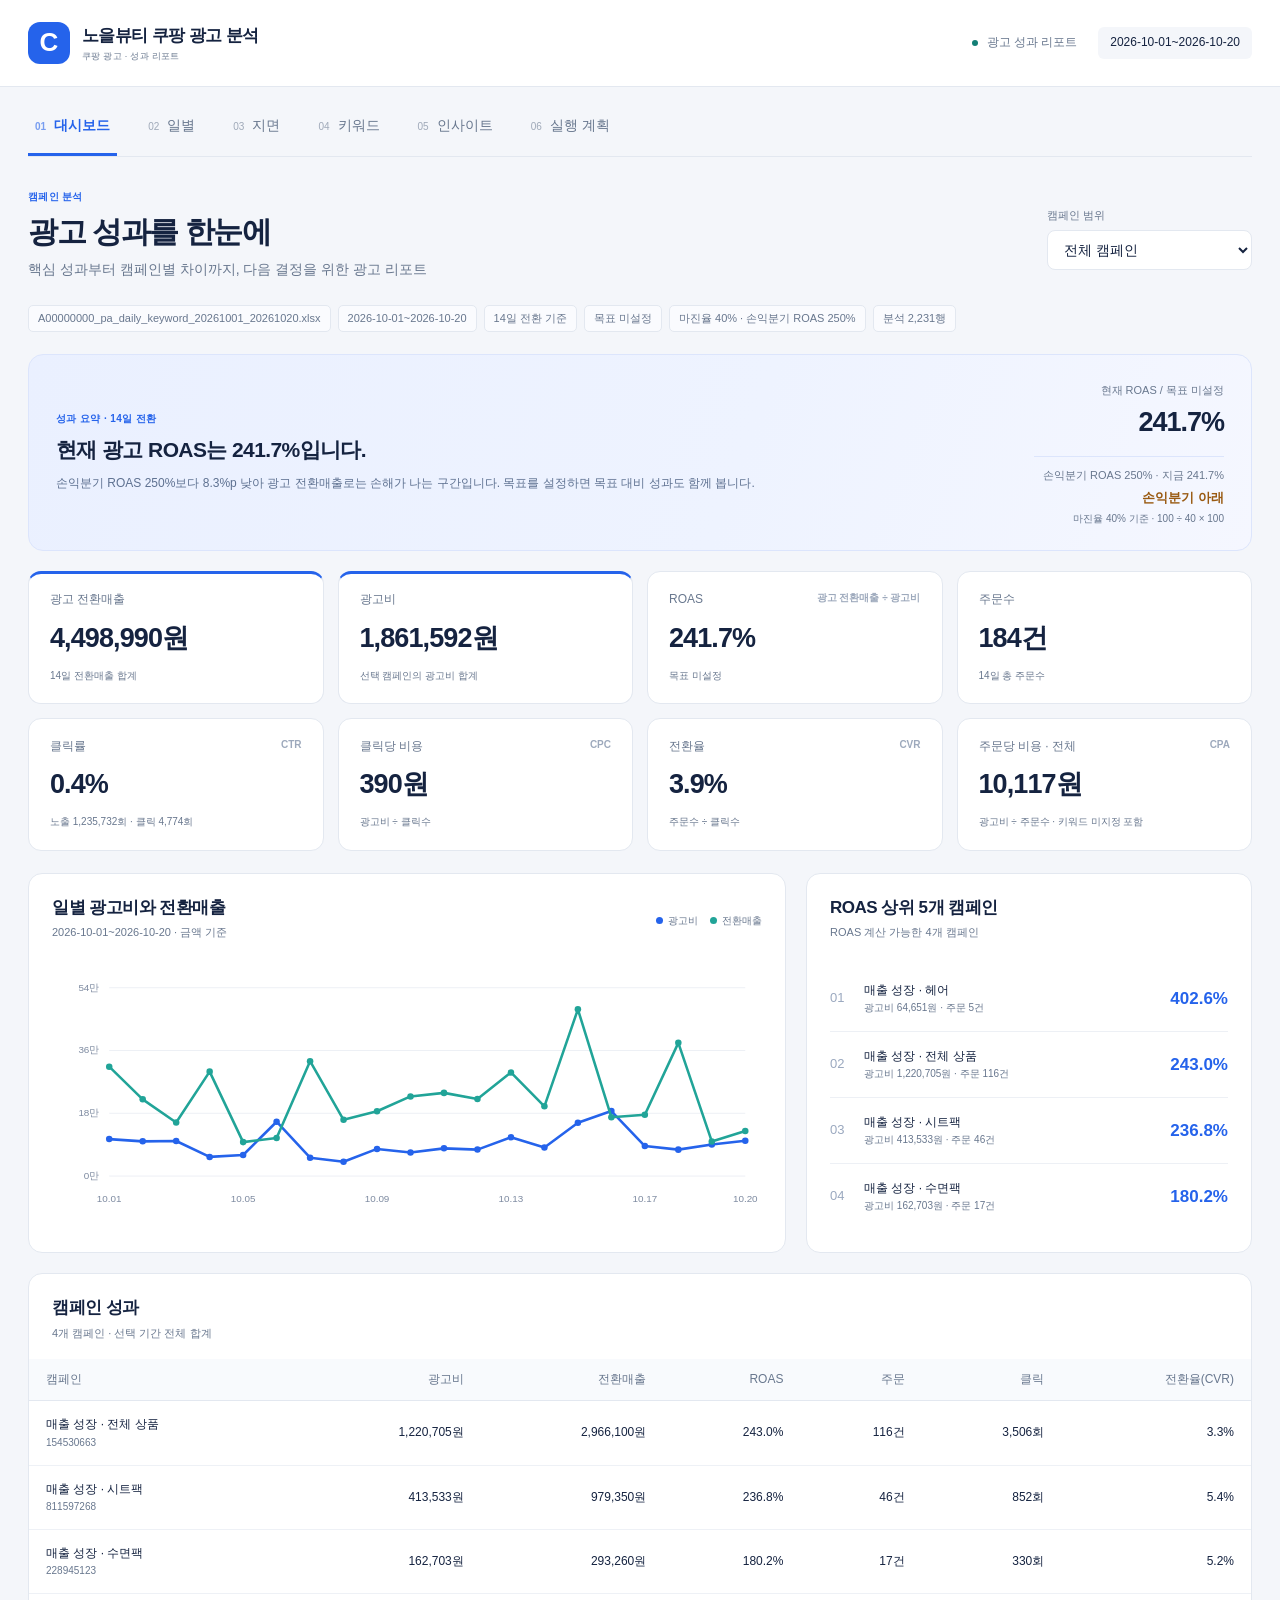
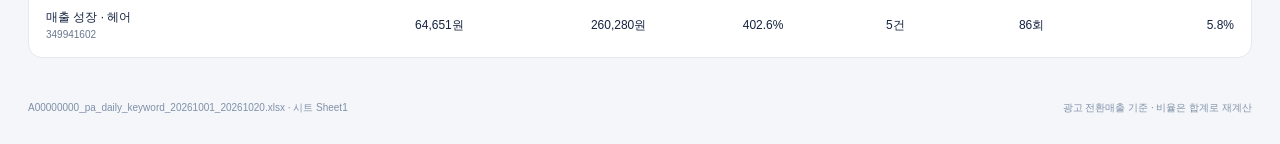
<file: 01 쿠팡 광고 분석기/완성예제/결과물/2026-10-20_0711/index.html>
<!doctype html>
<html lang="ko"><head><meta charset="utf-8"><meta name="viewport" content="width=device-width, initial-scale=1"><title>노을뷰티 쿠팡 광고 분석</title><link rel="stylesheet" href="styles.css"><script id="report-data" type="application/json">{"meta":{"filename":"A00000000_pa_daily_keyword_20261001_20261020.xlsx","detail":"시트 Sheet1","start":"2026-10-01","end":"2026-10-20","rows":2231,"original_rows":2231,"columns":44,"excluded":[],"outside":0,"sha256":"12820e5d14027f3fa6614929a744700d69aac5d1f807736f2f6f5444f2a20eba"},"config":{"input_mode":"user_provided_file","file_type":"xlsx","csv_encoding":"utf-8-sig","csv_delimiter":",","sheet_name":null,"date_start":null,"date_end":null,"attribution_days":14,"target_roas_pct":null,"star_roas_pct":300,"potential_roas_pct":100,"waste_cost_krw":10000,"minimum_orders_for_star":3,"margin_pct":40,"dashboard_title":"노을뷰티 쿠팡 광고 분석","primary_color":"#2563EB","visual_style":"밝은 회색 배경, 흰 카드, 파랑과 인디고 포인트, 넉넉한 여백","implementation_mode":"static","menu_items":[{"id":"overview","label":"대시보드"},{"id":"daily","label":"일별"},{"id":"placement","label":"지면"},{"id":"keyword","label":"키워드"},{"id":"insights","label":"인사이트"},{"id":"actions","label":"실행 계획"}],"navigation_desktop":"top","navigation_mobile":"horizontal","kpi_order":["revenue","cost","roas","orders","ctr","cpc","cvr","cpa"],"overview_layout":"split"},"rows":[{"d":"2026-10-01","cid":"154530663","c":"매출 성장 · 전체 상품","g":"상품 묶음 A","p":"오디언스 플러스(외부 채널) - Product Ad","k":"-","i":36,"clicks":0,"cost":0.0,"orders":0,"revenue":0.0},{"d":"2026-10-01","cid":"154530663","c":"매출 성장 · 전체 상품","g":"상품 묶음 A","p":"비검색 영역","k":"-","i":257,"clicks":0,"cost":0.0,"orders":0,"revenue":0.0},{"d":"2026-10-01","cid":"154530663","c":"매출 성장 · 전체 상품","g":"상품 묶음 A","p":"오디언스 플러스(외부 채널) - Product Ad","k":"-","i":43,"clicks":2,"cost":30.0,"orders":0,"revenue":0.0},{"d":"2026-10-01","cid":"154530663","c":"매출 성장 · 전체 상품","g":"상품 묶음 A","p":"비검색 영역","k":"-","i":351,"clicks":0,"cost":0.0,"orders":0,"revenue":0.0},{"d":"2026-10-01","cid":"154530663","c":"매출 성장 · 전체 상품","g":"상품 묶음 A","p":"오디언스 플러스(외부 채널) - Product Ad","k":"-","i":51,"clicks":0,"cost":0.0,"orders":0,"revenue":0.0},{"d":"2026-10-01","cid":"154530663","c":"매출 성장 · 전체 상품","g":"상품 묶음 A","p":"비검색 영역","k":"-","i":1383,"clicks":0,"cost":0.0,"orders":0,"revenue":0.0},{"d":"2026-10-01","cid":"154530663","c":"매출 성장 · 전체 상품","g":"상품 묶음 A","p":"오디언스 플러스(외부 채널) - Product Ad","k":"-","i":37,"clicks":2,"cost":56.0,"orders":0,"revenue":0.0},{"d":"2026-10-01","cid":"154530663","c":"매출 성장 · 전체 상품","g":"상품 묶음 A","p":"비검색 영역","k":"-","i":599,"clicks":2,"cost":314.0,"orders":0,"revenue":0.0},{"d":"2026-10-01","cid":"154530663","c":"매출 성장 · 전체 상품","g":"상품 묶음 A","p":"비검색 영역","k":"-","i":0,"clicks":0,"cost":0.0,"orders":1,"revenue":11800.0},{"d":"2026-10-01","cid":"154530663","c":"매출 성장 · 전체 상품","g":"상품 묶음 A","p":"비검색 영역","k":"-","i":150,"clicks":1,"cost":114.0,"orders":0,"revenue":0.0},{"d":"2026-10-01","cid":"154530663","c":"매출 성장 · 전체 상품","g":"상품 묶음 A","p":"오디언스 플러스(외부 채널) - Product Ad","k":"-","i":50,"clicks":6,"cost":541.0,"orders":0,"revenue":0.0},{"d":"2026-10-01","cid":"154530663","c":"매출 성장 · 전체 상품","g":"상품 묶음 A","p":"비검색 영역","k":"-","i":1702,"clicks":2,"cost":1027.0,"orders":0,"revenue":0.0},{"d":"2026-10-01","cid":"154530663","c":"매출 성장 · 전체 상품","g":"상품 묶음 A","p":"오디언스 플러스(외부 채널) - Product Ad","k":"-","i":5,"clicks":1,"cost":26.0,"orders":0,"revenue":0.0},{"d":"2026-10-01","cid":"154530663","c":"매출 성장 · 전체 상품","g":"상품 묶음 A","p":"비검색 영역","k":"-","i":183,"clicks":3,"cost":3242.0,"orders":0,"revenue":0.0},{"d":"2026-10-01","cid":"154530663","c":"매출 성장 · 전체 상품","g":"상품 묶음 A","p":"오디언스 플러스(외부 채널) - Product Ad","k":"-","i":13,"clicks":0,"cost":0.0,"orders":0,"revenue":0.0},{"d":"2026-10-01","cid":"154530663","c":"매출 성장 · 전체 상품","g":"상품 묶음 A","p":"비검색 영역","k":"-","i":336,"clicks":1,"cost":104.0,"orders":0,"revenue":0.0},{"d":"2026-10-01","cid":"154530663","c":"매출 성장 · 전체 상품","g":"상품 묶음 A","p":"오디언스 플러스(외부 채널) - Product Ad","k":"-","i":16,"clicks":0,"cost":0.0,"orders":0,"revenue":0.0},{"d":"2026-10-01","cid":"154530663","c":"매출 성장 · 전체 상품","g":"상품 묶음 A","p":"비검색 영역","k":"-","i":922,"clicks":0,"cost":0.0,"orders":0,"revenue":0.0},{"d":"2026-10-01","cid":"154530663","c":"매출 성장 · 전체 상품","g":"상품 묶음 A","p":"비검색 영역","k":"-","i":1,"clicks":0,"cost":0.0,"orders":0,"revenue":0.0},{"d":"2026-10-01","cid":"154530663","c":"매출 성장 · 전체 상품","g":"상품 묶음 A","p":"오디언스 플러스(외부 채널) - Product Ad","k":"-","i":88,"clicks":3,"cost":3842.0,"orders":0,"revenue":0.0},{"d":"2026-10-01","cid":"154530663","c":"매출 성장 · 전체 상품","g":"상품 묶음 A","p":"비검색 영역","k":"-","i":567,"clicks":4,"cost":953.0,"orders":0,"revenue":0.0},{"d":"2026-10-01","cid":"154530663","c":"매출 성장 · 전체 상품","g":"상품 묶음 A","p":"오디언스 플러스(외부 채널) - Product Ad","k":"-","i":63,"clicks":1,"cost":31.0,"orders":0,"revenue":0.0},{"d":"2026-10-01","cid":"154530663","c":"매출 성장 · 전체 상품","g":"상품 묶음 A","p":"비검색 영역","k":"-","i":646,"clicks":1,"cost":664.0,"orders":0,"revenue":0.0},{"d":"2026-10-01","cid":"154530663","c":"매출 성장 · 전체 상품","g":"상품 묶음 A","p":"오디언스 플러스(외부 채널) - Product Ad","k":"-","i":37,"clicks":0,"cost":0.0,"orders":0,"revenue":0.0},{"d":"2026-10-01","cid":"154530663","c":"매출 성장 · 전체 상품","g":"상품 묶음 A","p":"비검색 영역","k":"-","i":63,"clicks":0,"cost":0.0,"orders":0,"revenue":0.0},{"d":"2026-10-01","cid":"154530663","c":"매출 성장 · 전체 상품","g":"상품 묶음 A","p":"오디언스 플러스(외부 채널) - Product Ad","k":"-","i":13,"clicks":2,"cost":56.0,"orders":0,"revenue":0.0},{"d":"2026-10-01","cid":"154530663","c":"매출 성장 · 전체 상품","g":"상품 묶음 A","p":"비검색 영역","k":"-","i":138,"clicks":0,"cost":0.0,"orders":0,"revenue":0.0},{"d":"2026-10-01","cid":"154530663","c":"매출 성장 · 전체 상품","g":"상품 묶음 A","p":"비검색 영역","k":"-","i":447,"clicks":0,"cost":0.0,"orders":0,"revenue":0.0},{"d":"2026-10-01","cid":"154530663","c":"매출 성장 · 전체 상품","g":"상품 묶음 A","p":"비검색 영역","k":"-","i":28,"clicks":0,"cost":0.0,"orders":0,"revenue":0.0},{"d":"2026-10-01","cid":"154530663","c":"매출 성장 · 전체 상품","g":"상품 묶음 A","p":"오디언스 플러스(외부 채널) - Product Ad","k":"-","i":15,"clicks":1,"cost":46.0,"orders":0,"revenue":0.0},{"d":"2026-10-01","cid":"154530663","c":"매출 성장 · 전체 상품","g":"상품 묶음 A","p":"비검색 영역","k":"-","i":54,"clicks":0,"cost":0.0,"orders":0,"revenue":0.0},{"d":"2026-10-01","cid":"154530663","c":"매출 성장 · 전체 상품","g":"상품 묶음 A","p":"오디언스 플러스(외부 채널) - Product Ad","k":"-","i":7,"clicks":0,"cost":0.0,"orders":0,"revenue":0.0},{"d":"2026-10-01","cid":"154530663","c":"매출 성장 · 전체 상품","g":"상품 묶음 A","p":"비검색 영역","k":"-","i":523,"clicks":2,"cost":652.0,"orders":0,"revenue":0.0},{"d":"2026-10-01","cid":"154530663","c":"매출 성장 · 전체 상품","g":"상품 묶음 A","p":"오디언스 플러스(외부 채널) - Product Ad","k":"-","i":56,"clicks":2,"cost":57.0,"orders":0,"revenue":0.0},{"d":"2026-10-01","cid":"154530663","c":"매출 성장 · 전체 상품","g":"상품 묶음 A","p":"비검색 영역","k":"-","i":414,"clicks":0,"cost":0.0,"orders":0,"revenue":0.0},{"d":"2026-10-01","cid":"154530663","c":"매출 성장 · 전체 상품","g":"상품 묶음 A","p":"오디언스 플러스(외부 채널) - Product Ad","k":"-","i":11,"clicks":1,"cost":27.0,"orders":0,"revenue":0.0},{"d":"2026-10-01","cid":"154530663","c":"매출 성장 · 전체 상품","g":"상품 묶음 A","p":"비검색 영역","k":"-","i":196,"clicks":0,"cost":0.0,"orders":0,"revenue":0.0},{"d":"2026-10-01","cid":"154530663","c":"매출 성장 · 전체 상품","g":"상품 묶음 A","p":"오디언스 플러스(외부 채널) - Product Ad","k":"-","i":18,"clicks":1,"cost":52.0,"orders":0,"revenue":0.0},{"d":"2026-10-01","cid":"154530663","c":"매출 성장 · 전체 상품","g":"상품 묶음 A","p":"비검색 영역","k":"-","i":106,"clicks":0,"cost":0.0,"orders":0,"revenue":0.0},{"d":"2026-10-01","cid":"154530663","c":"매출 성장 · 전체 상품","g":"상품 묶음 A","p":"오디언스 플러스(외부 채널) - Product Ad","k":"-","i":206,"clicks":16,"cost":1290.0,"orders":0,"revenue":0.0},{"d":"2026-10-01","cid":"154530663","c":"매출 성장 · 전체 상품","g":"상품 묶음 A","p":"비검색 영역","k":"-","i":274,"clicks":0,"cost":0.0,"orders":0,"revenue":0.0},{"d":"2026-10-01","cid":"154530663","c":"매출 성장 · 전체 상품","g":"상품 묶음 A","p":"오디언스 플러스(외부 채널) - Product Ad","k":"-","i":3,"clicks":0,"cost":0.0,"orders":0,"revenue":0.0},{"d":"2026-10-01","cid":"154530663","c":"매출 성장 · 전체 상품","g":"상품 묶음 A","p":"비검색 영역","k":"-","i":134,"clicks":0,"cost":0.0,"orders":0,"revenue":0.0},{"d":"2026-10-01","cid":"154530663","c":"매출 성장 · 전체 상품","g":"상품 묶음 A","p":"오디언스 플러스(외부 채널) - Product Ad","k":"-","i":171,"clicks":19,"cost":4550.0,"orders":0,"revenue":0.0},{"d":"2026-10-01","cid":"154530663","c":"매출 성장 · 전체 상품","g":"상품 묶음 A","p":"비검색 영역","k":"-","i":916,"clicks":2,"cost":1452.0,"orders":0,"revenue":0.0},{"d":"2026-10-01","cid":"154530663","c":"매출 성장 · 전체 상품","g":"상품 묶음 A","p":"오디언스 플러스(외부 채널) - Product Ad","k":"-","i":39,"clicks":2,"cost":114.0,"orders":0,"revenue":0.0},{"d":"2026-10-01","cid":"154530663","c":"매출 성장 · 전체 상품","g":"상품 묶음 A","p":"비검색 영역","k":"-","i":805,"clicks":2,"cost":388.0,"orders":0,"revenue":0.0},{"d":"2026-10-01","cid":"154530663","c":"매출 성장 · 전체 상품","g":"상품 묶음 A","p":"비검색 영역","k":"-","i":0,"clicks":0,"cost":0.0,"orders":1,"revenue":15960.0},{"d":"2026-10-01","cid":"154530663","c":"매출 성장 · 전체 상품","g":"상품 묶음 A","p":"오디언스 플러스(외부 채널) - Product Ad","k":"-","i":230,"clicks":5,"cost":290.0,"orders":0,"revenue":0.0},{"d":"2026-10-01","cid":"154530663","c":"매출 성장 · 전체 상품","g":"상품 묶음 A","p":"비검색 영역","k":"-","i":3352,"clicks":8,"cost":5094.0,"orders":1,"revenue":10010.0},{"d":"2026-10-01","cid":"154530663","c":"매출 성장 · 전체 상품","g":"상품 묶음 A","p":"비검색 영역","k":"-","i":0,"clicks":0,"cost":0.0,"orders":0,"revenue":0.0},{"d":"2026-10-01","cid":"154530663","c":"매출 성장 · 전체 상품","g":"상품 묶음 A","p":"오디언스 플러스(외부 채널) - Product Ad","k":"-","i":413,"clicks":4,"cost":118.0,"orders":0,"revenue":0.0},{"d":"2026-10-01","cid":"154530663","c":"매출 성장 · 전체 상품","g":"상품 묶음 A","p":"비검색 영역","k":"-","i":3755,"clicks":5,"cost":902.0,"orders":1,"revenue":15750.0},{"d":"2026-10-01","cid":"154530663","c":"매출 성장 · 전체 상품","g":"상품 묶음 A","p":"오디언스 플러스(외부 채널) - Product Ad","k":"-","i":108,"clicks":2,"cost":113.0,"orders":0,"revenue":0.0},{"d":"2026-10-01","cid":"154530663","c":"매출 성장 · 전체 상품","g":"상품 묶음 A","p":"비검색 영역","k":"-","i":1733,"clicks":4,"cost":1231.0,"orders":0,"revenue":0.0},{"d":"2026-10-01","cid":"154530663","c":"매출 성장 · 전체 상품","g":"상품 묶음 A","p":"오디언스 플러스(외부 채널) - Product Ad","k":"-","i":52,"clicks":1,"cost":40.0,"orders":0,"revenue":0.0},{"d":"2026-10-01","cid":"154530663","c":"매출 성장 · 전체 상품","g":"상품 묶음 A","p":"비검색 영역","k":"-","i":1559,"clicks":4,"cost":1991.0,"orders":0,"revenue":0.0},{"d":"2026-10-01","cid":"154530663","c":"매출 성장 · 전체 상품","g":"상품 묶음 A","p":"오디언스 플러스(외부 채널) - Product Ad","k":"-","i":2,"clicks":0,"cost":0.0,"orders":0,"revenue":0.0},{"d":"2026-10-01","cid":"154530663","c":"매출 성장 · 전체 상품","g":"상품 묶음 A","p":"비검색 영역","k":"-","i":395,"clicks":3,"cost":2152.0,"orders":0,"revenue":0.0},{"d":"2026-10-01","cid":"154530663","c":"매출 성장 · 전체 상품","g":"상품 묶음 A","p":"오디언스 플러스(외부 채널) - Product Ad","k":"-","i":15,"clicks":2,"cost":58.0,"orders":0,"revenue":0.0},{"d":"2026-10-01","cid":"154530663","c":"매출 성장 · 전체 상품","g":"상품 묶음 A","p":"비검색 영역","k":"-","i":474,"clicks":2,"cost":2829.0,"orders":1,"revenue":42110.0},{"d":"2026-10-01","cid":"154530663","c":"매출 성장 · 전체 상품","g":"상품 묶음 A","p":"오디언스 플러스(외부 채널) - Product Ad","k":"-","i":48,"clicks":2,"cost":109.0,"orders":0,"revenue":0.0},{"d":"2026-10-01","cid":"154530663","c":"매출 성장 · 전체 상품","g":"상품 묶음 A","p":"비검색 영역","k":"-","i":441,"clicks":0,"cost":0.0,"orders":0,"revenue":0.0},{"d":"2026-10-01","cid":"154530663","c":"매출 성장 · 전체 상품","g":"상품 묶음 A","p":"오디언스 플러스(외부 채널) - Product Ad","k":"-","i":1,"clicks":0,"cost":0.0,"orders":0,"revenue":0.0},{"d":"2026-10-01","cid":"154530663","c":"매출 성장 · 전체 상품","g":"상품 묶음 A","p":"비검색 영역","k":"-","i":80,"clicks":0,"cost":0.0,"orders":0,"revenue":0.0},{"d":"2026-10-01","cid":"154530663","c":"매출 성장 · 전체 상품","g":"상품 묶음 A","p":"오디언스 플러스(외부 채널) - Product Ad","k":"-","i":36,"clicks":0,"cost":0.0,"orders":0,"revenue":0.0},{"d":"2026-10-01","cid":"154530663","c":"매출 성장 · 전체 상품","g":"상품 묶음 A","p":"비검색 영역","k":"-","i":135,"clicks":0,"cost":0.0,"orders":0,"revenue":0.0},{"d":"2026-10-01","cid":"154530663","c":"매출 성장 · 전체 상품","g":"상품 묶음 A","p":"오디언스 플러스(외부 채널) - Product Ad","k":"-","i":109,"clicks":8,"cost":333.0,"orders":0,"revenue":0.0},{"d":"2026-10-01","cid":"154530663","c":"매출 성장 · 전체 상품","g":"상품 묶음 A","p":"비검색 영역","k":"-","i":2036,"clicks":2,"cost":551.0,"orders":0,"revenue":0.0},{"d":"2026-10-01","cid":"154530663","c":"매출 성장 · 전체 상품","g":"상품 묶음 A","p":"오디언스 플러스(외부 채널) - Product Ad","k":"-","i":39,"clicks":1,"cost":56.0,"orders":0,"revenue":0.0},{"d":"2026-10-01","cid":"154530663","c":"매출 성장 · 전체 상품","g":"상품 묶음 A","p":"비검색 영역","k":"-","i":1257,"clicks":0,"cost":0.0,"orders":0,"revenue":0.0},{"d":"2026-10-01","cid":"154530663","c":"매출 성장 · 전체 상품","g":"상품 묶음 A","p":"비검색 영역","k":"-","i":75,"clicks":0,"cost":0.0,"orders":0,"revenue":0.0},{"d":"2026-10-01","cid":"154530663","c":"매출 성장 · 전체 상품","g":"상품 묶음 A","p":"검색 영역","k":"두피 토닉","i":1,"clicks":1,"cost":9825.0,"orders":0,"revenue":0.0},{"d":"2026-10-01","cid":"154530663","c":"매출 성장 · 전체 상품","g":"상품 묶음 A","p":"검색 영역","k":"쿨링 샴푸","i":3,"clicks":2,"cost":552.0,"orders":0,"revenue":0.0},{"d":"2026-10-01","cid":"154530663","c":"매출 성장 · 전체 상품","g":"상품 묶음 A","p":"검색 영역","k":"마스크팩 선물","i":1,"clicks":1,"cost":144.0,"orders":0,"revenue":0.0},{"d":"2026-10-01","cid":"154530663","c":"매출 성장 · 전체 상품","g":"상품 묶음 A","p":"검색 영역","k":"톤업 크림","i":8,"clicks":1,"cost":1324.0,"orders":0,"revenue":0.0},{"d":"2026-10-01","cid":"154530663","c":"매출 성장 · 전체 상품","g":"상품 묶음 A","p":"검색 영역","k":"가벼운 쿠션","i":1,"clicks":1,"cost":642.0,"orders":0,"revenue":0.0},{"d":"2026-10-01","cid":"154530663","c":"매출 성장 · 전체 상품","g":"상품 묶음 A","p":"검색 영역","k":"지속력 쿠션","i":2,"clicks":1,"cost":2214.0,"orders":0,"revenue":0.0},{"d":"2026-10-01","cid":"154530663","c":"매출 성장 · 전체 상품","g":"상품 묶음 A","p":"검색 영역","k":"지속력 쿠션","i":3,"clicks":1,"cost":1850.0,"orders":0,"revenue":0.0},{"d":"2026-10-01","cid":"154530663","c":"매출 성장 · 전체 상품","g":"상품 묶음 A","p":"검색 영역","k":"23호 쿠션","i":6,"clicks":1,"cost":151.0,"orders":0,"revenue":0.0},{"d":"2026-10-01","cid":"154530663","c":"매출 성장 · 전체 상품","g":"상품 묶음 A","p":"검색 영역","k":"23호 쿠션","i":6,"clicks":1,"cost":620.0,"orders":0,"revenue":0.0},{"d":"2026-10-01","cid":"154530663","c":"매출 성장 · 전체 상품","g":"상품 묶음 A","p":"검색 영역","k":"커버 쿠션","i":1,"clicks":1,"cost":922.0,"orders":0,"revenue":0.0},{"d":"2026-10-01","cid":"154530663","c":"매출 성장 · 전체 상품","g":"상품 묶음 A","p":"검색 영역","k":"쿠션 추천","i":4,"clicks":1,"cost":248.0,"orders":0,"revenue":0.0},{"d":"2026-10-01","cid":"154530663","c":"매출 성장 · 전체 상품","g":"상품 묶음 A","p":"검색 영역","k":"쿠션 추천","i":1,"clicks":1,"cost":194.0,"orders":0,"revenue":0.0},{"d":"2026-10-01","cid":"154530663","c":"매출 성장 · 전체 상품","g":"상품 묶음 A","p":"검색 영역","k":"시트팩","i":9,"clicks":3,"cost":5494.0,"orders":0,"revenue":0.0},{"d":"2026-10-01","cid":"154530663","c":"매출 성장 · 전체 상품","g":"상품 묶음 A","p":"검색 영역","k":"시트팩","i":4,"clicks":1,"cost":2528.0,"orders":1,"revenue":50340.0},{"d":"2026-10-01","cid":"154530663","c":"매출 성장 · 전체 상품","g":"상품 묶음 A","p":"검색 영역","k":"시트팩","i":0,"clicks":0,"cost":0.0,"orders":1,"revenue":13270.0},{"d":"2026-10-01","cid":"154530663","c":"매출 성장 · 전체 상품","g":"상품 묶음 A","p":"검색 영역","k":"시트팩","i":0,"clicks":0,"cost":0.0,"orders":1,"revenue":24470.0},{"d":"2026-10-01","cid":"154530663","c":"매출 성장 · 전체 상품","g":"상품 묶음 A","p":"검색 영역","k":"시트팩","i":0,"clicks":0,"cost":0.0,"orders":1,"revenue":11440.0},{"d":"2026-10-01","cid":"154530663","c":"매출 성장 · 전체 상품","g":"상품 묶음 A","p":"검색 영역","k":"시트팩","i":8,"clicks":1,"cost":11641.0,"orders":0,"revenue":0.0},{"d":"2026-10-01","cid":"154530663","c":"매출 성장 · 전체 상품","g":"상품 묶음 A","p":"검색 영역","k":"대용량 마스크팩","i":13,"clicks":1,"cost":121.0,"orders":0,"revenue":0.0},{"d":"2026-10-01","cid":"154530663","c":"매출 성장 · 전체 상품","g":"상품 묶음 A","p":"검색 영역","k":"세안제 추천","i":1,"clicks":1,"cost":1625.0,"orders":0,"revenue":0.0},{"d":"2026-10-01","cid":"228945123","c":"매출 성장 · 수면팩","g":"상품 묶음 B","p":"오디언스 플러스(외부 채널) - Product Ad","k":"-","i":197,"clicks":5,"cost":0.0,"orders":0,"revenue":0.0},{"d":"2026-10-01","cid":"228945123","c":"매출 성장 · 수면팩","g":"상품 묶음 B","p":"비검색 영역","k":"-","i":1993,"clicks":7,"cost":6549.0,"orders":1,"revenue":11080.0},{"d":"2026-10-01","cid":"228945123","c":"매출 성장 · 수면팩","g":"상품 묶음 B","p":"검색 영역","k":"건성 마스크팩","i":1,"clicks":1,"cost":643.0,"orders":0,"revenue":0.0},{"d":"2026-10-01","cid":"228945123","c":"매출 성장 · 수면팩","g":"상품 묶음 B","p":"검색 영역","k":"보습 시트팩","i":2,"clicks":2,"cost":3276.0,"orders":2,"revenue":23970.0},{"d":"2026-10-01","cid":"811597268","c":"매출 성장 · 시트팩","g":"상품 묶음 B","p":"비검색 영역","k":"-","i":376,"clicks":3,"cost":1308.0,"orders":0,"revenue":0.0},{"d":"2026-10-01","cid":"811597268","c":"매출 성장 · 시트팩","g":"상품 묶음 B","p":"오디언스 플러스(외부 채널) - Product Ad","k":"-","i":26,"clicks":5,"cost":350.0,"orders":0,"revenue":0.0},{"d":"2026-10-01","cid":"811597268","c":"매출 성장 · 시트팩","g":"상품 묶음 B","p":"비검색 영역","k":"-","i":1886,"clicks":8,"cost":3044.0,"orders":0,"revenue":0.0},{"d":"2026-10-01","cid":"811597268","c":"매출 성장 · 시트팩","g":"상품 묶음 B","p":"오디언스 플러스(외부 채널) - Product Ad","k":"-","i":5,"clicks":0,"cost":0.0,"orders":0,"revenue":0.0},{"d":"2026-10-01","cid":"811597268","c":"매출 성장 · 시트팩","g":"상품 묶음 B","p":"비검색 영역","k":"-","i":717,"clicks":2,"cost":553.0,"orders":1,"revenue":11560.0},{"d":"2026-10-01","cid":"811597268","c":"매출 성장 · 시트팩","g":"상품 묶음 B","p":"오디언스 플러스(외부 채널) - Product Ad","k":"-","i":5,"clicks":0,"cost":0.0,"orders":0,"revenue":0.0},{"d":"2026-10-01","cid":"811597268","c":"매출 성장 · 시트팩","g":"상품 묶음 B","p":"비검색 영역","k":"-","i":771,"clicks":2,"cost":1244.0,"orders":0,"revenue":0.0},{"d":"2026-10-01","cid":"811597268","c":"매출 성장 · 시트팩","g":"상품 묶음 B","p":"오디언스 플러스(외부 채널) - Product Ad","k":"-","i":79,"clicks":1,"cost":400.0,"orders":0,"revenue":0.0},{"d":"2026-10-01","cid":"811597268","c":"매출 성장 · 시트팩","g":"상품 묶음 B","p":"비검색 영역","k":"-","i":1194,"clicks":5,"cost":2569.0,"orders":0,"revenue":0.0},{"d":"2026-10-01","cid":"811597268","c":"매출 성장 · 시트팩","g":"상품 묶음 B","p":"오디언스 플러스(외부 채널) - Product Ad","k":"-","i":43,"clicks":0,"cost":0.0,"orders":0,"revenue":0.0},{"d":"2026-10-01","cid":"811597268","c":"매출 성장 · 시트팩","g":"상품 묶음 B","p":"비검색 영역","k":"-","i":1127,"clicks":2,"cost":142.0,"orders":0,"revenue":0.0},{"d":"2026-10-01","cid":"811597268","c":"매출 성장 · 시트팩","g":"상품 묶음 B","p":"오디언스 플러스(외부 채널) - Product Ad","k":"-","i":1,"clicks":0,"cost":0.0,"orders":0,"revenue":0.0},{"d":"2026-10-01","cid":"811597268","c":"매출 성장 · 시트팩","g":"상품 묶음 B","p":"비검색 영역","k":"-","i":519,"clicks":0,"cost":0.0,"orders":0,"revenue":0.0},{"d":"2026-10-01","cid":"811597268","c":"매출 성장 · 시트팩","g":"상품 묶음 B","p":"검색 영역","k":"슬리핑 마스크","i":5,"clicks":1,"cost":815.0,"orders":0,"revenue":0.0},{"d":"2026-10-01","cid":"811597268","c":"매출 성장 · 시트팩","g":"상품 묶음 B","p":"검색 영역","k":"마스크팩 추천","i":2,"clicks":1,"cost":695.0,"orders":0,"revenue":0.0},{"d":"2026-10-01","cid":"811597268","c":"매출 성장 · 시트팩","g":"상품 묶음 B","p":"검색 영역","k":"피부 진정팩","i":1,"clicks":1,"cost":229.0,"orders":0,"revenue":0.0},{"d":"2026-10-01","cid":"811597268","c":"매출 성장 · 시트팩","g":"상품 묶음 B","p":"검색 영역","k":"탄력 마스크팩","i":5,"clicks":1,"cost":512.0,"orders":0,"revenue":0.0},{"d":"2026-10-01","cid":"811597268","c":"매출 성장 · 시트팩","g":"상품 묶음 B","p":"검색 영역","k":"시트팩","i":25,"clicks":1,"cost":273.0,"orders":0,"revenue":0.0},{"d":"2026-10-01","cid":"811597268","c":"매출 성장 · 시트팩","g":"상품 묶음 B","p":"검색 영역","k":"시트팩","i":29,"clicks":1,"cost":2909.0,"orders":0,"revenue":0.0},{"d":"2026-10-01","cid":"811597268","c":"매출 성장 · 시트팩","g":"상품 묶음 B","p":"검색 영역","k":"노을뷰티 슬리핑 마스크","i":1,"clicks":1,"cost":968.0,"orders":1,"revenue":72770.0},{"d":"2026-10-01","cid":"811597268","c":"매출 성장 · 시트팩","g":"상품 묶음 B","p":"검색 영역","k":"수분팩","i":1,"clicks":1,"cost":464.0,"orders":0,"revenue":0.0},{"d":"2026-10-01","cid":"349941602","c":"매출 성장 · 헤어","g":"상품 묶음 B","p":"오디언스 플러스(외부 채널) - Product Ad","k":"-","i":81,"clicks":2,"cost":0.0,"orders":0,"revenue":0.0},{"d":"2026-10-01","cid":"349941602","c":"매출 성장 · 헤어","g":"상품 묶음 B","p":"비검색 영역","k":"-","i":325,"clicks":3,"cost":3667.0,"orders":0,"revenue":0.0},{"d":"2026-10-02","cid":"154530663","c":"매출 성장 · 전체 상품","g":"상품 묶음 A","p":"오디언스 플러스(외부 채널) - Product Ad","k":"-","i":10,"clicks":0,"cost":0.0,"orders":0,"revenue":0.0},{"d":"2026-10-02","cid":"154530663","c":"매출 성장 · 전체 상품","g":"상품 묶음 A","p":"비검색 영역","k":"-","i":785,"clicks":2,"cost":1351.0,"orders":0,"revenue":0.0},{"d":"2026-10-02","cid":"154530663","c":"매출 성장 · 전체 상품","g":"상품 묶음 A","p":"오디언스 플러스(외부 채널) - Product Ad","k":"-","i":9,"clicks":0,"cost":0.0,"orders":0,"revenue":0.0},{"d":"2026-10-02","cid":"154530663","c":"매출 성장 · 전체 상품","g":"상품 묶음 A","p":"비검색 영역","k":"-","i":534,"clicks":1,"cost":119.0,"orders":0,"revenue":0.0},{"d":"2026-10-02","cid":"154530663","c":"매출 성장 · 전체 상품","g":"상품 묶음 A","p":"오디언스 플러스(외부 채널) - Product Ad","k":"-","i":15,"clicks":3,"cost":126.0,"orders":0,"revenue":0.0},{"d":"2026-10-02","cid":"154530663","c":"매출 성장 · 전체 상품","g":"상품 묶음 A","p":"비검색 영역","k":"-","i":1809,"clicks":2,"cost":801.0,"orders":0,"revenue":0.0},{"d":"2026-10-02","cid":"154530663","c":"매출 성장 · 전체 상품","g":"상품 묶음 A","p":"오디언스 플러스(외부 채널) - Product Ad","k":"-","i":4,"clicks":0,"cost":0.0,"orders":0,"revenue":0.0},{"d":"2026-10-02","cid":"154530663","c":"매출 성장 · 전체 상품","g":"상품 묶음 A","p":"비검색 영역","k":"-","i":475,"clicks":0,"cost":0.0,"orders":0,"revenue":0.0},{"d":"2026-10-02","cid":"154530663","c":"매출 성장 · 전체 상품","g":"상품 묶음 A","p":"오디언스 플러스(외부 채널) - Product Ad","k":"-","i":64,"clicks":4,"cost":136.0,"orders":0,"revenue":0.0},{"d":"2026-10-02","cid":"154530663","c":"매출 성장 · 전체 상품","g":"상품 묶음 A","p":"비검색 영역","k":"-","i":4230,"clicks":8,"cost":3413.0,"orders":0,"revenue":0.0},{"d":"2026-10-02","cid":"154530663","c":"매출 성장 · 전체 상품","g":"상품 묶음 A","p":"오디언스 플러스(외부 채널) - Product Ad","k":"-","i":18,"clicks":1,"cost":33.0,"orders":0,"revenue":0.0},{"d":"2026-10-02","cid":"154530663","c":"매출 성장 · 전체 상품","g":"상품 묶음 A","p":"비검색 영역","k":"-","i":548,"clicks":2,"cost":255.0,"orders":0,"revenue":0.0},{"d":"2026-10-02","cid":"154530663","c":"매출 성장 · 전체 상품","g":"상품 묶음 A","p":"오디언스 플러스(외부 채널) - Product Ad","k":"-","i":83,"clicks":2,"cost":86.0,"orders":0,"revenue":0.0},{"d":"2026-10-02","cid":"154530663","c":"매출 성장 · 전체 상품","g":"상품 묶음 A","p":"비검색 영역","k":"-","i":998,"clicks":1,"cost":833.0,"orders":0,"revenue":0.0},{"d":"2026-10-02","cid":"154530663","c":"매출 성장 · 전체 상품","g":"상품 묶음 A","p":"오디언스 플러스(외부 채널) - Product Ad","k":"-","i":109,"clicks":2,"cost":80.0,"orders":0,"revenue":0.0},{"d":"2026-10-02","cid":"154530663","c":"매출 성장 · 전체 상품","g":"상품 묶음 A","p":"비검색 영역","k":"-","i":658,"clicks":1,"cost":132.0,"orders":0,"revenue":0.0},{"d":"2026-10-02","cid":"154530663","c":"매출 성장 · 전체 상품","g":"상품 묶음 A","p":"오디언스 플러스(외부 채널) - Product Ad","k":"-","i":1,"clicks":0,"cost":0.0,"orders":0,"revenue":0.0},{"d":"2026-10-02","cid":"154530663","c":"매출 성장 · 전체 상품","g":"상품 묶음 A","p":"비검색 영역","k":"-","i":43,"clicks":0,"cost":0.0,"orders":0,"revenue":0.0},{"d":"2026-10-02","cid":"154530663","c":"매출 성장 · 전체 상품","g":"상품 묶음 A","p":"오디언스 플러스(외부 채널) - Product Ad","k":"-","i":189,"clicks":6,"cost":136.0,"orders":0,"revenue":0.0},{"d":"2026-10-02","cid":"154530663","c":"매출 성장 · 전체 상품","g":"상품 묶음 A","p":"비검색 영역","k":"-","i":0,"clicks":0,"cost":0.0,"orders":0,"revenue":0.0},{"d":"2026-10-02","cid":"154530663","c":"매출 성장 · 전체 상품","g":"상품 묶음 A","p":"비검색 영역","k":"-","i":0,"clicks":0,"cost":0.0,"orders":2,"revenue":23990.0},{"d":"2026-10-02","cid":"154530663","c":"매출 성장 · 전체 상품","g":"상품 묶음 A","p":"비검색 영역","k":"-","i":2357,"clicks":0,"cost":0.0,"orders":0,"revenue":0.0},{"d":"2026-10-02","cid":"154530663","c":"매출 성장 · 전체 상품","g":"상품 묶음 A","p":"오디언스 플러스(외부 채널) - Product Ad","k":"-","i":65,"clicks":1,"cost":31.0,"orders":0,"revenue":0.0},{"d":"2026-10-02","cid":"154530663","c":"매출 성장 · 전체 상품","g":"상품 묶음 A","p":"비검색 영역","k":"-","i":1654,"clicks":3,"cost":1776.0,"orders":0,"revenue":0.0},{"d":"2026-10-02","cid":"154530663","c":"매출 성장 · 전체 상품","g":"상품 묶음 A","p":"오디언스 플러스(외부 채널) - Product Ad","k":"-","i":2,"clicks":0,"cost":0.0,"orders":0,"revenue":0.0},{"d":"2026-10-02","cid":"154530663","c":"매출 성장 · 전체 상품","g":"상품 묶음 A","p":"비검색 영역","k":"-","i":47,"clicks":0,"cost":0.0,"orders":0,"revenue":0.0},{"d":"2026-10-02","cid":"154530663","c":"매출 성장 · 전체 상품","g":"상품 묶음 A","p":"오디언스 플러스(외부 채널) - Product Ad","k":"-","i":6,"clicks":0,"cost":0.0,"orders":0,"revenue":0.0},{"d":"2026-10-02","cid":"154530663","c":"매출 성장 · 전체 상품","g":"상품 묶음 A","p":"비검색 영역","k":"-","i":14,"clicks":0,"cost":0.0,"orders":0,"revenue":0.0},{"d":"2026-10-02","cid":"154530663","c":"매출 성장 · 전체 상품","g":"상품 묶음 A","p":"비검색 영역","k":"-","i":354,"clicks":0,"cost":0.0,"orders":0,"revenue":0.0},{"d":"2026-10-02","cid":"154530663","c":"매출 성장 · 전체 상품","g":"상품 묶음 A","p":"비검색 영역","k":"-","i":25,"clicks":0,"cost":0.0,"orders":0,"revenue":0.0},{"d":"2026-10-02","cid":"154530663","c":"매출 성장 · 전체 상품","g":"상품 묶음 A","p":"오디언스 플러스(외부 채널) - Product Ad","k":"-","i":2,"clicks":0,"cost":0.0,"orders":0,"revenue":0.0},{"d":"2026-10-02","cid":"154530663","c":"매출 성장 · 전체 상품","g":"상품 묶음 A","p":"비검색 영역","k":"-","i":239,"clicks":0,"cost":0.0,"orders":0,"revenue":0.0},{"d":"2026-10-02","cid":"154530663","c":"매출 성장 · 전체 상품","g":"상품 묶음 A","p":"오디언스 플러스(외부 채널) - Product Ad","k":"-","i":8,"clicks":1,"cost":38.0,"orders":0,"revenue":0.0},{"d":"2026-10-02","cid":"154530663","c":"매출 성장 · 전체 상품","g":"상품 묶음 A","p":"비검색 영역","k":"-","i":2909,"clicks":6,"cost":3571.0,"orders":1,"revenue":23980.0},{"d":"2026-10-02","cid":"154530663","c":"매출 성장 · 전체 상품","g":"상품 묶음 A","p":"비검색 영역","k":"-","i":0,"clicks":0,"cost":0.0,"orders":0,"revenue":0.0},{"d":"2026-10-02","cid":"154530663","c":"매출 성장 · 전체 상품","g":"상품 묶음 A","p":"오디언스 플러스(외부 채널) - Product Ad","k":"-","i":73,"clicks":11,"cost":988.0,"orders":0,"revenue":0.0},{"d":"2026-10-02","cid":"154530663","c":"매출 성장 · 전체 상품","g":"상품 묶음 A","p":"비검색 영역","k":"-","i":4601,"clicks":3,"cost":4451.0,"orders":0,"revenue":0.0},{"d":"2026-10-02","cid":"154530663","c":"매출 성장 · 전체 상품","g":"상품 묶음 A","p":"오디언스 플러스(외부 채널) - Product Ad","k":"-","i":4,"clicks":0,"cost":0.0,"orders":0,"revenue":0.0},{"d":"2026-10-02","cid":"154530663","c":"매출 성장 · 전체 상품","g":"상품 묶음 A","p":"비검색 영역","k":"-","i":707,"clicks":0,"cost":0.0,"orders":0,"revenue":0.0},{"d":"2026-10-02","cid":"154530663","c":"매출 성장 · 전체 상품","g":"상품 묶음 A","p":"오디언스 플러스(외부 채널) - Product Ad","k":"-","i":16,"clicks":0,"cost":0.0,"orders":0,"revenue":0.0},{"d":"2026-10-02","cid":"154530663","c":"매출 성장 · 전체 상품","g":"상품 묶음 A","p":"비검색 영역","k":"-","i":373,"clicks":3,"cost":2223.0,"orders":2,"revenue":43450.0},{"d":"2026-10-02","cid":"154530663","c":"매출 성장 · 전체 상품","g":"상품 묶음 A","p":"비검색 영역","k":"-","i":0,"clicks":0,"cost":0.0,"orders":0,"revenue":0.0},{"d":"2026-10-02","cid":"154530663","c":"매출 성장 · 전체 상품","g":"상품 묶음 A","p":"오디언스 플러스(외부 채널) - Product Ad","k":"-","i":120,"clicks":6,"cost":159.0,"orders":0,"revenue":0.0},{"d":"2026-10-02","cid":"154530663","c":"매출 성장 · 전체 상품","g":"상품 묶음 A","p":"비검색 영역","k":"-","i":1216,"clicks":1,"cost":1647.0,"orders":0,"revenue":0.0},{"d":"2026-10-02","cid":"154530663","c":"매출 성장 · 전체 상품","g":"상품 묶음 A","p":"오디언스 플러스(외부 채널) - Product Ad","k":"-","i":4,"clicks":0,"cost":0.0,"orders":0,"revenue":0.0},{"d":"2026-10-02","cid":"154530663","c":"매출 성장 · 전체 상품","g":"상품 묶음 A","p":"비검색 영역","k":"-","i":351,"clicks":0,"cost":0.0,"orders":0,"revenue":0.0},{"d":"2026-10-02","cid":"154530663","c":"매출 성장 · 전체 상품","g":"상품 묶음 A","p":"오디언스 플러스(외부 채널) - Product Ad","k":"-","i":276,"clicks":37,"cost":2163.0,"orders":0,"revenue":0.0},{"d":"2026-10-02","cid":"154530663","c":"매출 성장 · 전체 상품","g":"상품 묶음 A","p":"비검색 영역","k":"-","i":4421,"clicks":5,"cost":2548.0,"orders":0,"revenue":0.0},{"d":"2026-10-02","cid":"154530663","c":"매출 성장 · 전체 상품","g":"상품 묶음 A","p":"오디언스 플러스(외부 채널) - Product Ad","k":"-","i":59,"clicks":0,"cost":0.0,"orders":0,"revenue":0.0},{"d":"2026-10-02","cid":"154530663","c":"매출 성장 · 전체 상품","g":"상품 묶음 A","p":"비검색 영역","k":"-","i":1432,"clicks":0,"cost":0.0,"orders":0,"revenue":0.0},{"d":"2026-10-02","cid":"154530663","c":"매출 성장 · 전체 상품","g":"상품 묶음 A","p":"오디언스 플러스(외부 채널) - Product Ad","k":"-","i":413,"clicks":1,"cost":40.0,"orders":0,"revenue":0.0},{"d":"2026-10-02","cid":"154530663","c":"매출 성장 · 전체 상품","g":"상품 묶음 A","p":"비검색 영역","k":"-","i":5846,"clicks":3,"cost":1176.0,"orders":0,"revenue":0.0},{"d":"2026-10-02","cid":"154530663","c":"매출 성장 · 전체 상품","g":"상품 묶음 A","p":"오디언스 플러스(외부 채널) - Product Ad","k":"-","i":976,"clicks":12,"cost":2847.0,"orders":1,"revenue":34560.0},{"d":"2026-10-02","cid":"154530663","c":"매출 성장 · 전체 상품","g":"상품 묶음 A","p":"비검색 영역","k":"-","i":26270,"clicks":7,"cost":4365.0,"orders":0,"revenue":0.0},{"d":"2026-10-02","cid":"154530663","c":"매출 성장 · 전체 상품","g":"상품 묶음 A","p":"오디언스 플러스(외부 채널) - Product Ad","k":"-","i":198,"clicks":1,"cost":31.0,"orders":0,"revenue":0.0},{"d":"2026-10-02","cid":"154530663","c":"매출 성장 · 전체 상품","g":"상품 묶음 A","p":"비검색 영역","k":"-","i":2021,"clicks":1,"cost":137.0,"orders":0,"revenue":0.0},{"d":"2026-10-02","cid":"154530663","c":"매출 성장 · 전체 상품","g":"상품 묶음 A","p":"오디언스 플러스(외부 채널) - Product Ad","k":"-","i":26,"clicks":5,"cost":123.0,"orders":0,"revenue":0.0},{"d":"2026-10-02","cid":"154530663","c":"매출 성장 · 전체 상품","g":"상품 묶음 A","p":"비검색 영역","k":"-","i":5537,"clicks":7,"cost":6068.0,"orders":0,"revenue":0.0},{"d":"2026-10-02","cid":"154530663","c":"매출 성장 · 전체 상품","g":"상품 묶음 A","p":"오디언스 플러스(외부 채널) - Product Ad","k":"-","i":24,"clicks":0,"cost":0.0,"orders":0,"revenue":0.0},{"d":"2026-10-02","cid":"154530663","c":"매출 성장 · 전체 상품","g":"상품 묶음 A","p":"비검색 영역","k":"-","i":802,"clicks":2,"cost":1640.0,"orders":0,"revenue":0.0},{"d":"2026-10-02","cid":"154530663","c":"매출 성장 · 전체 상품","g":"상품 묶음 A","p":"오디언스 플러스(외부 채널) - Product Ad","k":"-","i":10,"clicks":0,"cost":0.0,"orders":0,"revenue":0.0},{"d":"2026-10-02","cid":"154530663","c":"매출 성장 · 전체 상품","g":"상품 묶음 A","p":"비검색 영역","k":"-","i":1015,"clicks":1,"cost":1965.0,"orders":0,"revenue":0.0},{"d":"2026-10-02","cid":"154530663","c":"매출 성장 · 전체 상품","g":"상품 묶음 A","p":"오디언스 플러스(외부 채널) - Product Ad","k":"-","i":40,"clicks":3,"cost":43.0,"orders":0,"revenue":0.0},{"d":"2026-10-02","cid":"154530663","c":"매출 성장 · 전체 상품","g":"상품 묶음 A","p":"비검색 영역","k":"-","i":1573,"clicks":0,"cost":0.0,"orders":0,"revenue":0.0},{"d":"2026-10-02","cid":"154530663","c":"매출 성장 · 전체 상품","g":"상품 묶음 A","p":"오디언스 플러스(외부 채널) - Product Ad","k":"-","i":1,"clicks":0,"cost":0.0,"orders":0,"revenue":0.0},{"d":"2026-10-02","cid":"154530663","c":"매출 성장 · 전체 상품","g":"상품 묶음 A","p":"비검색 영역","k":"-","i":415,"clicks":0,"cost":0.0,"orders":0,"revenue":0.0},{"d":"2026-10-02","cid":"154530663","c":"매출 성장 · 전체 상품","g":"상품 묶음 A","p":"오디언스 플러스(외부 채널) - Product Ad","k":"-","i":9,"clicks":0,"cost":0.0,"orders":0,"revenue":0.0},{"d":"2026-10-02","cid":"154530663","c":"매출 성장 · 전체 상품","g":"상품 묶음 A","p":"비검색 영역","k":"-","i":1092,"clicks":0,"cost":0.0,"orders":0,"revenue":0.0},{"d":"2026-10-02","cid":"154530663","c":"매출 성장 · 전체 상품","g":"상품 묶음 A","p":"오디언스 플러스(외부 채널) - Product Ad","k":"-","i":49,"clicks":1,"cost":33.0,"orders":0,"revenue":0.0},{"d":"2026-10-02","cid":"154530663","c":"매출 성장 · 전체 상품","g":"상품 묶음 A","p":"비검색 영역","k":"-","i":11765,"clicks":6,"cost":5299.0,"orders":0,"revenue":0.0},{"d":"2026-10-02","cid":"154530663","c":"매출 성장 · 전체 상품","g":"상품 묶음 A","p":"오디언스 플러스(외부 채널) - Product Ad","k":"-","i":34,"clicks":2,"cost":77.0,"orders":0,"revenue":0.0},{"d":"2026-10-02","cid":"154530663","c":"매출 성장 · 전체 상품","g":"상품 묶음 A","p":"비검색 영역","k":"-","i":4286,"clicks":5,"cost":5854.0,"orders":0,"revenue":0.0},{"d":"2026-10-02","cid":"154530663","c":"매출 성장 · 전체 상품","g":"상품 묶음 A","p":"비검색 영역","k":"-","i":191,"clicks":0,"cost":0.0,"orders":0,"revenue":0.0},{"d":"2026-10-02","cid":"154530663","c":"매출 성장 · 전체 상품","g":"상품 묶음 A","p":"검색 영역","k":"클렌징밤","i":1,"clicks":1,"cost":1021.0,"orders":0,"revenue":0.0},{"d":"2026-10-02","cid":"154530663","c":"매출 성장 · 전체 상품","g":"상품 묶음 A","p":"검색 영역","k":"노을뷰티 쿠션 리필","i":1,"clicks":1,"cost":2227.0,"orders":0,"revenue":0.0},{"d":"2026-10-02","cid":"154530663","c":"매출 성장 · 전체 상품","g":"상품 묶음 A","p":"검색 영역","k":"수분 쿠션","i":1,"clicks":1,"cost":777.0,"orders":0,"revenue":0.0},{"d":"2026-10-02","cid":"154530663","c":"매출 성장 · 전체 상품","g":"상품 묶음 A","p":"검색 영역","k":"건성 쿠션","i":12,"clicks":2,"cost":599.0,"orders":0,"revenue":0.0},{"d":"2026-10-02","cid":"154530663","c":"매출 성장 · 전체 상품","g":"상품 묶음 A","p":"검색 영역","k":"건성 쿠션","i":4,"clicks":2,"cost":560.0,"orders":0,"revenue":0.0},{"d":"2026-10-02","cid":"154530663","c":"매출 성장 · 전체 상품","g":"상품 묶음 A","p":"검색 영역","k":"노을뷰티 베이스 메이크업","i":1,"clicks":1,"cost":573.0,"orders":0,"revenue":0.0},{"d":"2026-10-02","cid":"154530663","c":"매출 성장 · 전체 상품","g":"상품 묶음 A","p":"검색 영역","k":"노을뷰티 베이스 메이크업","i":1,"clicks":1,"cost":521.0,"orders":0,"revenue":0.0},{"d":"2026-10-02","cid":"154530663","c":"매출 성장 · 전체 상품","g":"상품 묶음 A","p":"검색 영역","k":"23호 쿠션","i":4,"clicks":1,"cost":659.0,"orders":0,"revenue":0.0},{"d":"2026-10-02","cid":"154530663","c":"매출 성장 · 전체 상품","g":"상품 묶음 A","p":"검색 영역","k":"23호 쿠션","i":3,"clicks":1,"cost":3291.0,"orders":1,"revenue":16430.0},{"d":"2026-10-02","cid":"154530663","c":"매출 성장 · 전체 상품","g":"상품 묶음 A","p":"검색 영역","k":"건성 쿠션","i":2,"clicks":1,"cost":266.0,"orders":0,"revenue":0.0},{"d":"2026-10-02","cid":"154530663","c":"매출 성장 · 전체 상품","g":"상품 묶음 A","p":"검색 영역","k":"폼클렌저","i":2,"clicks":2,"cost":120.0,"orders":0,"revenue":0.0},{"d":"2026-10-02","cid":"154530663","c":"매출 성장 · 전체 상품","g":"상품 묶음 A","p":"검색 영역","k":"시트팩","i":10,"clicks":1,"cost":673.0,"orders":0,"revenue":0.0},{"d":"2026-10-02","cid":"154530663","c":"매출 성장 · 전체 상품","g":"상품 묶음 A","p":"검색 영역","k":"시트팩","i":14,"clicks":2,"cost":3530.0,"orders":0,"revenue":0.0},{"d":"2026-10-02","cid":"154530663","c":"매출 성장 · 전체 상품","g":"상품 묶음 A","p":"검색 영역","k":"시트팩","i":2,"clicks":1,"cost":2275.0,"orders":0,"revenue":0.0},{"d":"2026-10-02","cid":"154530663","c":"매출 성장 · 전체 상품","g":"상품 묶음 A","p":"검색 영역","k":"시트팩","i":0,"clicks":0,"cost":0.0,"orders":1,"revenue":24520.0},{"d":"2026-10-02","cid":"154530663","c":"매출 성장 · 전체 상품","g":"상품 묶음 A","p":"검색 영역","k":"시트팩","i":16,"clicks":2,"cost":4319.0,"orders":0,"revenue":0.0},{"d":"2026-10-02","cid":"154530663","c":"매출 성장 · 전체 상품","g":"상품 묶음 A","p":"검색 영역","k":"대용량 마스크팩","i":8,"clicks":1,"cost":394.0,"orders":0,"revenue":0.0},{"d":"2026-10-02","cid":"154530663","c":"매출 성장 · 전체 상품","g":"상품 묶음 A","p":"검색 영역","k":"시트팩","i":6,"clicks":1,"cost":394.0,"orders":0,"revenue":0.0},{"d":"2026-10-02","cid":"154530663","c":"매출 성장 · 전체 상품","g":"상품 묶음 A","p":"검색 영역","k":"세안제 추천","i":3,"clicks":2,"cost":1375.0,"orders":0,"revenue":0.0},{"d":"2026-10-02","cid":"154530663","c":"매출 성장 · 전체 상품","g":"상품 묶음 A","p":"검색 영역","k":"마스크팩 추천","i":2,"clicks":1,"cost":805.0,"orders":0,"revenue":0.0},{"d":"2026-10-02","cid":"228945123","c":"매출 성장 · 수면팩","g":"상품 묶음 B","p":"오디언스 플러스(외부 채널) - Product Ad","k":"-","i":123,"clicks":3,"cost":0.0,"orders":0,"revenue":0.0},{"d":"2026-10-02","cid":"228945123","c":"매출 성장 · 수면팩","g":"상품 묶음 B","p":"비검색 영역","k":"-","i":1091,"clicks":2,"cost":1654.0,"orders":0,"revenue":0.0},{"d":"2026-10-02","cid":"228945123","c":"매출 성장 · 수면팩","g":"상품 묶음 B","p":"검색 영역","k":"마스크팩 추천","i":1,"clicks":1,"cost":150.0,"orders":0,"revenue":0.0},{"d":"2026-10-02","cid":"811597268","c":"매출 성장 · 시트팩","g":"상품 묶음 B","p":"오디언스 플러스(외부 채널) - Product Ad","k":"-","i":125,"clicks":7,"cost":0.0,"orders":0,"revenue":0.0},{"d":"2026-10-02","cid":"811597268","c":"매출 성장 · 시트팩","g":"상품 묶음 B","p":"비검색 영역","k":"-","i":2585,"clicks":3,"cost":306.0,"orders":0,"revenue":0.0},{"d":"2026-10-02","cid":"811597268","c":"매출 성장 · 시트팩","g":"상품 묶음 B","p":"오디언스 플러스(외부 채널) - Product Ad","k":"-","i":4,"clicks":0,"cost":0.0,"orders":0,"revenue":0.0},{"d":"2026-10-02","cid":"811597268","c":"매출 성장 · 시트팩","g":"상품 묶음 B","p":"비검색 영역","k":"-","i":491,"clicks":0,"cost":0.0,"orders":0,"revenue":0.0},{"d":"2026-10-02","cid":"811597268","c":"매출 성장 · 시트팩","g":"상품 묶음 B","p":"오디언스 플러스(외부 채널) - Product Ad","k":"-","i":10,"clicks":0,"cost":0.0,"orders":0,"revenue":0.0},{"d":"2026-10-02","cid":"811597268","c":"매출 성장 · 시트팩","g":"상품 묶음 B","p":"비검색 영역","k":"-","i":718,"clicks":3,"cost":1419.0,"orders":0,"revenue":0.0},{"d":"2026-10-02","cid":"811597268","c":"매출 성장 · 시트팩","g":"상품 묶음 B","p":"오디언스 플러스(외부 채널) - Product Ad","k":"-","i":258,"clicks":4,"cost":722.0,"orders":0,"revenue":0.0},{"d":"2026-10-02","cid":"811597268","c":"매출 성장 · 시트팩","g":"상품 묶음 B","p":"비검색 영역","k":"-","i":7417,"clicks":12,"cost":4148.0,"orders":0,"revenue":0.0},{"d":"2026-10-02","cid":"811597268","c":"매출 성장 · 시트팩","g":"상품 묶음 B","p":"오디언스 플러스(외부 채널) - Product Ad","k":"-","i":28,"clicks":0,"cost":0.0,"orders":0,"revenue":0.0},{"d":"2026-10-02","cid":"811597268","c":"매출 성장 · 시트팩","g":"상품 묶음 B","p":"비검색 영역","k":"-","i":2371,"clicks":1,"cost":646.0,"orders":0,"revenue":0.0},{"d":"2026-10-02","cid":"811597268","c":"매출 성장 · 시트팩","g":"상품 묶음 B","p":"오디언스 플러스(외부 채널) - Product Ad","k":"-","i":4,"clicks":0,"cost":0.0,"orders":0,"revenue":0.0},{"d":"2026-10-02","cid":"811597268","c":"매출 성장 · 시트팩","g":"상품 묶음 B","p":"비검색 영역","k":"-","i":306,"clicks":0,"cost":0.0,"orders":0,"revenue":0.0},{"d":"2026-10-02","cid":"811597268","c":"매출 성장 · 시트팩","g":"상품 묶음 B","p":"검색 영역","k":"수면팩","i":1,"clicks":1,"cost":197.0,"orders":1,"revenue":10750.0},{"d":"2026-10-02","cid":"811597268","c":"매출 성장 · 시트팩","g":"상품 묶음 B","p":"검색 영역","k":"붙이는 팩","i":1,"clicks":1,"cost":1098.0,"orders":0,"revenue":0.0},{"d":"2026-10-02","cid":"811597268","c":"매출 성장 · 시트팩","g":"상품 묶음 B","p":"검색 영역","k":"시트팩","i":23,"clicks":2,"cost":1926.0,"orders":2,"revenue":42820.0},{"d":"2026-10-02","cid":"811597268","c":"매출 성장 · 시트팩","g":"상품 묶음 B","p":"검색 영역","k":"대용량 마스크팩","i":11,"clicks":1,"cost":129.0,"orders":0,"revenue":0.0},{"d":"2026-10-02","cid":"811597268","c":"매출 성장 · 시트팩","g":"상품 묶음 B","p":"검색 영역","k":"시트팩","i":7,"clicks":1,"cost":2330.0,"orders":0,"revenue":0.0},{"d":"2026-10-02","cid":"811597268","c":"매출 성장 · 시트팩","g":"상품 묶음 B","p":"검색 영역","k":"시트팩","i":4,"clicks":1,"cost":3193.0,"orders":0,"revenue":0.0},{"d":"2026-10-02","cid":"349941602","c":"매출 성장 · 헤어","g":"상품 묶음 B","p":"오디언스 플러스(외부 채널) - Product Ad","k":"-","i":123,"clicks":2,"cost":0.0,"orders":0,"revenue":0.0},{"d":"2026-10-02","cid":"349941602","c":"매출 성장 · 헤어","g":"상품 묶음 B","p":"비검색 영역","k":"-","i":250,"clicks":1,"cost":657.0,"orders":0,"revenue":0.0},{"d":"2026-10-03","cid":"154530663","c":"매출 성장 · 전체 상품","g":"상품 묶음 A","p":"오디언스 플러스(외부 채널) - Product Ad","k":"-","i":13,"clicks":0,"cost":0.0,"orders":0,"revenue":0.0},{"d":"2026-10-03","cid":"154530663","c":"매출 성장 · 전체 상품","g":"상품 묶음 A","p":"비검색 영역","k":"-","i":483,"clicks":0,"cost":0.0,"orders":0,"revenue":0.0},{"d":"2026-10-03","cid":"154530663","c":"매출 성장 · 전체 상품","g":"상품 묶음 A","p":"오디언스 플러스(외부 채널) - Product Ad","k":"-","i":5,"clicks":0,"cost":0.0,"orders":0,"revenue":0.0},{"d":"2026-10-03","cid":"154530663","c":"매출 성장 · 전체 상품","g":"상품 묶음 A","p":"비검색 영역","k":"-","i":729,"clicks":1,"cost":484.0,"orders":0,"revenue":0.0},{"d":"2026-10-03","cid":"154530663","c":"매출 성장 · 전체 상품","g":"상품 묶음 A","p":"오디언스 플러스(외부 채널) - Product Ad","k":"-","i":54,"clicks":3,"cost":58.0,"orders":0,"revenue":0.0},{"d":"2026-10-03","cid":"154530663","c":"매출 성장 · 전체 상품","g":"상품 묶음 A","p":"비검색 영역","k":"-","i":1395,"clicks":1,"cost":446.0,"orders":0,"revenue":0.0},{"d":"2026-10-03","cid":"154530663","c":"매출 성장 · 전체 상품","g":"상품 묶음 A","p":"비검색 영역","k":"-","i":509,"clicks":0,"cost":0.0,"orders":0,"revenue":0.0},{"d":"2026-10-03","cid":"154530663","c":"매출 성장 · 전체 상품","g":"상품 묶음 A","p":"오디언스 플러스(외부 채널) - Product Ad","k":"-","i":163,"clicks":6,"cost":876.0,"orders":0,"revenue":0.0},{"d":"2026-10-03","cid":"154530663","c":"매출 성장 · 전체 상품","g":"상품 묶음 A","p":"비검색 영역","k":"-","i":2599,"clicks":6,"cost":2300.0,"orders":0,"revenue":0.0},{"d":"2026-10-03","cid":"154530663","c":"매출 성장 · 전체 상품","g":"상품 묶음 A","p":"오디언스 플러스(외부 채널) - Product Ad","k":"-","i":21,"clicks":0,"cost":0.0,"orders":0,"revenue":0.0},{"d":"2026-10-03","cid":"154530663","c":"매출 성장 · 전체 상품","g":"상품 묶음 A","p":"비검색 영역","k":"-","i":430,"clicks":1,"cost":613.0,"orders":0,"revenue":0.0},{"d":"2026-10-03","cid":"154530663","c":"매출 성장 · 전체 상품","g":"상품 묶음 A","p":"오디언스 플러스(외부 채널) - Product Ad","k":"-","i":7,"clicks":0,"cost":0.0,"orders":0,"revenue":0.0},{"d":"2026-10-03","cid":"154530663","c":"매출 성장 · 전체 상품","g":"상품 묶음 A","p":"비검색 영역","k":"-","i":553,"clicks":0,"cost":0.0,"orders":0,"revenue":0.0},{"d":"2026-10-03","cid":"154530663","c":"매출 성장 · 전체 상품","g":"상품 묶음 A","p":"오디언스 플러스(외부 채널) - Product Ad","k":"-","i":28,"clicks":0,"cost":0.0,"orders":0,"revenue":0.0},{"d":"2026-10-03","cid":"154530663","c":"매출 성장 · 전체 상품","g":"상품 묶음 A","p":"비검색 영역","k":"-","i":873,"clicks":1,"cost":853.0,"orders":0,"revenue":0.0},{"d":"2026-10-03","cid":"154530663","c":"매출 성장 · 전체 상품","g":"상품 묶음 A","p":"비검색 영역","k":"-","i":6,"clicks":0,"cost":0.0,"orders":0,"revenue":0.0},{"d":"2026-10-03","cid":"154530663","c":"매출 성장 · 전체 상품","g":"상품 묶음 A","p":"오디언스 플러스(외부 채널) - Product Ad","k":"-","i":82,"clicks":3,"cost":246.0,"orders":0,"revenue":0.0},{"d":"2026-10-03","cid":"154530663","c":"매출 성장 · 전체 상품","g":"상품 묶음 A","p":"비검색 영역","k":"-","i":1650,"clicks":3,"cost":969.0,"orders":0,"revenue":0.0},{"d":"2026-10-03","cid":"154530663","c":"매출 성장 · 전체 상품","g":"상품 묶음 A","p":"오디언스 플러스(외부 채널) - Product Ad","k":"-","i":61,"clicks":1,"cost":52.0,"orders":0,"revenue":0.0},{"d":"2026-10-03","cid":"154530663","c":"매출 성장 · 전체 상품","g":"상품 묶음 A","p":"비검색 영역","k":"-","i":1151,"clicks":0,"cost":0.0,"orders":0,"revenue":0.0},{"d":"2026-10-03","cid":"154530663","c":"매출 성장 · 전체 상품","g":"상품 묶음 A","p":"오디언스 플러스(외부 채널) - Product Ad","k":"-","i":1,"clicks":0,"cost":0.0,"orders":0,"revenue":0.0},{"d":"2026-10-03","cid":"154530663","c":"매출 성장 · 전체 상품","g":"상품 묶음 A","p":"비검색 영역","k":"-","i":123,"clicks":0,"cost":0.0,"orders":0,"revenue":0.0},{"d":"2026-10-03","cid":"154530663","c":"매출 성장 · 전체 상품","g":"상품 묶음 A","p":"비검색 영역","k":"-","i":253,"clicks":0,"cost":0.0,"orders":0,"revenue":0.0},{"d":"2026-10-03","cid":"154530663","c":"매출 성장 · 전체 상품","g":"상품 묶음 A","p":"비검색 영역","k":"-","i":665,"clicks":0,"cost":0.0,"orders":0,"revenue":0.0},{"d":"2026-10-03","cid":"154530663","c":"매출 성장 · 전체 상품","g":"상품 묶음 A","p":"비검색 영역","k":"-","i":84,"clicks":0,"cost":0.0,"orders":0,"revenue":0.0},{"d":"2026-10-03","cid":"154530663","c":"매출 성장 · 전체 상품","g":"상품 묶음 A","p":"오디언스 플러스(외부 채널) - Product Ad","k":"-","i":2,"clicks":0,"cost":0.0,"orders":0,"revenue":0.0},{"d":"2026-10-03","cid":"154530663","c":"매출 성장 · 전체 상품","g":"상품 묶음 A","p":"비검색 영역","k":"-","i":179,"clicks":0,"cost":0.0,"orders":0,"revenue":0.0},{"d":"2026-10-03","cid":"154530663","c":"매출 성장 · 전체 상품","g":"상품 묶음 A","p":"비검색 영역","k":"-","i":954,"clicks":1,"cost":1859.0,"orders":0,"revenue":0.0},{"d":"2026-10-03","cid":"154530663","c":"매출 성장 · 전체 상품","g":"상품 묶음 A","p":"오디언스 플러스(외부 채널) - Product Ad","k":"-","i":62,"clicks":18,"cost":1216.0,"orders":0,"revenue":0.0},{"d":"2026-10-03","cid":"154530663","c":"매출 성장 · 전체 상품","g":"상품 묶음 A","p":"비검색 영역","k":"-","i":2654,"clicks":3,"cost":3535.0,"orders":0,"revenue":0.0},{"d":"2026-10-03","cid":"154530663","c":"매출 성장 · 전체 상품","g":"상품 묶음 A","p":"오디언스 플러스(외부 채널) - Product Ad","k":"-","i":44,"clicks":2,"cost":98.0,"orders":0,"revenue":0.0},{"d":"2026-10-03","cid":"154530663","c":"매출 성장 · 전체 상품","g":"상품 묶음 A","p":"비검색 영역","k":"-","i":829,"clicks":1,"cost":367.0,"orders":0,"revenue":0.0},{"d":"2026-10-03","cid":"154530663","c":"매출 성장 · 전체 상품","g":"상품 묶음 A","p":"오디언스 플러스(외부 채널) - Product Ad","k":"-","i":12,"clicks":0,"cost":0.0,"orders":0,"revenue":0.0},{"d":"2026-10-03","cid":"154530663","c":"매출 성장 · 전체 상품","g":"상품 묶음 A","p":"비검색 영역","k":"-","i":410,"clicks":2,"cost":188.0,"orders":0,"revenue":0.0},{"d":"2026-10-03","cid":"154530663","c":"매출 성장 · 전체 상품","g":"상품 묶음 A","p":"오디언스 플러스(외부 채널) - Product Ad","k":"-","i":155,"clicks":15,"cost":457.0,"orders":0,"revenue":0.0},{"d":"2026-10-03","cid":"154530663","c":"매출 성장 · 전체 상품","g":"상품 묶음 A","p":"비검색 영역","k":"-","i":1397,"clicks":0,"cost":0.0,"orders":0,"revenue":0.0},{"d":"2026-10-03","cid":"154530663","c":"매출 성장 · 전체 상품","g":"상품 묶음 A","p":"오디언스 플러스(외부 채널) - Product Ad","k":"-","i":7,"clicks":0,"cost":0.0,"orders":0,"revenue":0.0},{"d":"2026-10-03","cid":"154530663","c":"매출 성장 · 전체 상품","g":"상품 묶음 A","p":"비검색 영역","k":"-","i":477,"clicks":1,"cost":2715.0,"orders":0,"revenue":0.0},{"d":"2026-10-03","cid":"154530663","c":"매출 성장 · 전체 상품","g":"상품 묶음 A","p":"오디언스 플러스(외부 채널) - Product Ad","k":"-","i":131,"clicks":24,"cost":1369.0,"orders":0,"revenue":0.0},{"d":"2026-10-03","cid":"154530663","c":"매출 성장 · 전체 상품","g":"상품 묶음 A","p":"비검색 영역","k":"-","i":4224,"clicks":2,"cost":1149.0,"orders":0,"revenue":0.0},{"d":"2026-10-03","cid":"154530663","c":"매출 성장 · 전체 상품","g":"상품 묶음 A","p":"오디언스 플러스(외부 채널) - Product Ad","k":"-","i":103,"clicks":2,"cost":57.0,"orders":0,"revenue":0.0},{"d":"2026-10-03","cid":"154530663","c":"매출 성장 · 전체 상품","g":"상품 묶음 A","p":"비검색 영역","k":"-","i":1025,"clicks":3,"cost":1785.0,"orders":0,"revenue":0.0},{"d":"2026-10-03","cid":"154530663","c":"매출 성장 · 전체 상품","g":"상품 묶음 A","p":"오디언스 플러스(외부 채널) - Product Ad","k":"-","i":464,"clicks":2,"cost":45.0,"orders":0,"revenue":0.0},{"d":"2026-10-03","cid":"154530663","c":"매출 성장 · 전체 상품","g":"상품 묶음 A","p":"비검색 영역","k":"-","i":7671,"clicks":10,"cost":4592.0,"orders":1,"revenue":9840.0},{"d":"2026-10-03","cid":"154530663","c":"매출 성장 · 전체 상품","g":"상품 묶음 A","p":"오디언스 플러스(외부 채널) - Product Ad","k":"-","i":327,"clicks":9,"cost":184.0,"orders":0,"revenue":0.0},{"d":"2026-10-03","cid":"154530663","c":"매출 성장 · 전체 상품","g":"상품 묶음 A","p":"비검색 영역","k":"-","i":12565,"clicks":16,"cost":4644.0,"orders":1,"revenue":16260.0},{"d":"2026-10-03","cid":"154530663","c":"매출 성장 · 전체 상품","g":"상품 묶음 A","p":"오디언스 플러스(외부 채널) - Product Ad","k":"-","i":155,"clicks":2,"cost":1137.0,"orders":0,"revenue":0.0},{"d":"2026-10-03","cid":"154530663","c":"매출 성장 · 전체 상품","g":"상품 묶음 A","p":"비검색 영역","k":"-","i":1207,"clicks":2,"cost":242.0,"orders":0,"revenue":0.0},{"d":"2026-10-03","cid":"154530663","c":"매출 성장 · 전체 상품","g":"상품 묶음 A","p":"오디언스 플러스(외부 채널) - Product Ad","k":"-","i":25,"clicks":7,"cost":229.0,"orders":1,"revenue":13270.0},{"d":"2026-10-03","cid":"154530663","c":"매출 성장 · 전체 상품","g":"상품 묶음 A","p":"비검색 영역","k":"-","i":4349,"clicks":3,"cost":842.0,"orders":0,"revenue":0.0},{"d":"2026-10-03","cid":"154530663","c":"매출 성장 · 전체 상품","g":"상품 묶음 A","p":"오디언스 플러스(외부 채널) - Product Ad","k":"-","i":5,"clicks":0,"cost":0.0,"orders":0,"revenue":0.0},{"d":"2026-10-03","cid":"154530663","c":"매출 성장 · 전체 상품","g":"상품 묶음 A","p":"비검색 영역","k":"-","i":1102,"clicks":6,"cost":3503.0,"orders":0,"revenue":0.0},{"d":"2026-10-03","cid":"154530663","c":"매출 성장 · 전체 상품","g":"상품 묶음 A","p":"비검색 영역","k":"-","i":0,"clicks":0,"cost":0.0,"orders":1,"revenue":91820.0},{"d":"2026-10-03","cid":"154530663","c":"매출 성장 · 전체 상품","g":"상품 묶음 A","p":"오디언스 플러스(외부 채널) - Product Ad","k":"-","i":11,"clicks":0,"cost":0.0,"orders":0,"revenue":0.0},{"d":"2026-10-03","cid":"154530663","c":"매출 성장 · 전체 상품","g":"상품 묶음 A","p":"비검색 영역","k":"-","i":1103,"clicks":6,"cost":4279.0,"orders":0,"revenue":0.0},{"d":"2026-10-03","cid":"154530663","c":"매출 성장 · 전체 상품","g":"상품 묶음 A","p":"오디언스 플러스(외부 채널) - Product Ad","k":"-","i":81,"clicks":0,"cost":0.0,"orders":0,"revenue":0.0},{"d":"2026-10-03","cid":"154530663","c":"매출 성장 · 전체 상품","g":"상품 묶음 A","p":"비검색 영역","k":"-","i":1044,"clicks":2,"cost":549.0,"orders":0,"revenue":0.0},{"d":"2026-10-03","cid":"154530663","c":"매출 성장 · 전체 상품","g":"상품 묶음 A","p":"오디언스 플러스(외부 채널) - Product Ad","k":"-","i":5,"clicks":0,"cost":0.0,"orders":0,"revenue":0.0},{"d":"2026-10-03","cid":"154530663","c":"매출 성장 · 전체 상품","g":"상품 묶음 A","p":"비검색 영역","k":"-","i":401,"clicks":0,"cost":0.0,"orders":0,"revenue":0.0},{"d":"2026-10-03","cid":"154530663","c":"매출 성장 · 전체 상품","g":"상품 묶음 A","p":"오디언스 플러스(외부 채널) - Product Ad","k":"-","i":14,"clicks":1,"cost":38.0,"orders":0,"revenue":0.0},{"d":"2026-10-03","cid":"154530663","c":"매출 성장 · 전체 상품","g":"상품 묶음 A","p":"비검색 영역","k":"-","i":1704,"clicks":1,"cost":6837.0,"orders":0,"revenue":0.0},{"d":"2026-10-03","cid":"154530663","c":"매출 성장 · 전체 상품","g":"상품 묶음 A","p":"오디언스 플러스(외부 채널) - Product Ad","k":"-","i":100,"clicks":6,"cost":262.0,"orders":0,"revenue":0.0},{"d":"2026-10-03","cid":"154530663","c":"매출 성장 · 전체 상품","g":"상품 묶음 A","p":"비검색 영역","k":"-","i":8265,"clicks":3,"cost":4195.0,"orders":0,"revenue":0.0},{"d":"2026-10-03","cid":"154530663","c":"매출 성장 · 전체 상품","g":"상품 묶음 A","p":"오디언스 플러스(외부 채널) - Product Ad","k":"-","i":30,"clicks":0,"cost":0.0,"orders":0,"revenue":0.0},{"d":"2026-10-03","cid":"154530663","c":"매출 성장 · 전체 상품","g":"상품 묶음 A","p":"비검색 영역","k":"-","i":3723,"clicks":4,"cost":6879.0,"orders":0,"revenue":0.0},{"d":"2026-10-03","cid":"154530663","c":"매출 성장 · 전체 상품","g":"상품 묶음 A","p":"비검색 영역","k":"-","i":216,"clicks":0,"cost":0.0,"orders":0,"revenue":0.0},{"d":"2026-10-03","cid":"154530663","c":"매출 성장 · 전체 상품","g":"상품 묶음 A","p":"검색 영역","k":"23호 쿠션","i":2,"clicks":1,"cost":195.0,"orders":0,"revenue":0.0},{"d":"2026-10-03","cid":"154530663","c":"매출 성장 · 전체 상품","g":"상품 묶음 A","p":"검색 영역","k":"23호 쿠션","i":2,"clicks":1,"cost":1010.0,"orders":0,"revenue":0.0},{"d":"2026-10-03","cid":"154530663","c":"매출 성장 · 전체 상품","g":"상품 묶음 A","p":"검색 영역","k":"베이스 메이크업","i":1,"clicks":1,"cost":397.0,"orders":0,"revenue":0.0},{"d":"2026-10-03","cid":"154530663","c":"매출 성장 · 전체 상품","g":"상품 묶음 A","p":"검색 영역","k":"두피 토닉","i":4,"clicks":1,"cost":3916.0,"orders":0,"revenue":0.0},{"d":"2026-10-03","cid":"154530663","c":"매출 성장 · 전체 상품","g":"상품 묶음 A","p":"검색 영역","k":"쿨링 샴푸","i":2,"clicks":1,"cost":2332.0,"orders":0,"revenue":0.0},{"d":"2026-10-03","cid":"154530663","c":"매출 성장 · 전체 상품","g":"상품 묶음 A","p":"검색 영역","k":"가벼운 쿠션","i":13,"clicks":1,"cost":2219.0,"orders":0,"revenue":0.0},{"d":"2026-10-03","cid":"154530663","c":"매출 성장 · 전체 상품","g":"상품 묶음 A","p":"검색 영역","k":"건성 쿠션","i":12,"clicks":2,"cost":726.0,"orders":0,"revenue":0.0},{"d":"2026-10-03","cid":"154530663","c":"매출 성장 · 전체 상품","g":"상품 묶음 A","p":"검색 영역","k":"건성 쿠션","i":10,"clicks":1,"cost":390.0,"orders":0,"revenue":0.0},{"d":"2026-10-03","cid":"154530663","c":"매출 성장 · 전체 상품","g":"상품 묶음 A","p":"검색 영역","k":"지속력 쿠션","i":1,"clicks":1,"cost":1647.0,"orders":0,"revenue":0.0},{"d":"2026-10-03","cid":"154530663","c":"매출 성장 · 전체 상품","g":"상품 묶음 A","p":"검색 영역","k":"지속력 쿠션","i":1,"clicks":1,"cost":2427.0,"orders":0,"revenue":0.0},{"d":"2026-10-03","cid":"154530663","c":"매출 성장 · 전체 상품","g":"상품 묶음 A","p":"검색 영역","k":"지속력 쿠션","i":2,"clicks":1,"cost":488.0,"orders":0,"revenue":0.0},{"d":"2026-10-03","cid":"154530663","c":"매출 성장 · 전체 상품","g":"상품 묶음 A","p":"검색 영역","k":"노을뷰티 베이스 메이크업","i":2,"clicks":1,"cost":3986.0,"orders":0,"revenue":0.0},{"d":"2026-10-03","cid":"154530663","c":"매출 성장 · 전체 상품","g":"상품 묶음 A","p":"검색 영역","k":"워시오프팩","i":3,"clicks":1,"cost":546.0,"orders":0,"revenue":0.0},{"d":"2026-10-03","cid":"154530663","c":"매출 성장 · 전체 상품","g":"상품 묶음 A","p":"검색 영역","k":"1일1팩","i":10,"clicks":1,"cost":542.0,"orders":0,"revenue":0.0},{"d":"2026-10-03","cid":"154530663","c":"매출 성장 · 전체 상품","g":"상품 묶음 A","p":"검색 영역","k":"세안제 추천","i":3,"clicks":1,"cost":1914.0,"orders":0,"revenue":0.0},{"d":"2026-10-03","cid":"154530663","c":"매출 성장 · 전체 상품","g":"상품 묶음 A","p":"검색 영역","k":"붙이는 팩","i":1,"clicks":1,"cost":613.0,"orders":0,"revenue":0.0},{"d":"2026-10-03","cid":"154530663","c":"매출 성장 · 전체 상품","g":"상품 묶음 A","p":"검색 영역","k":"진정 패드","i":1,"clicks":1,"cost":423.0,"orders":0,"revenue":0.0},{"d":"2026-10-03","cid":"154530663","c":"매출 성장 · 전체 상품","g":"상품 묶음 A","p":"검색 영역","k":"21호 쿠션","i":1,"clicks":1,"cost":1443.0,"orders":0,"revenue":0.0},{"d":"2026-10-03","cid":"154530663","c":"매출 성장 · 전체 상품","g":"상품 묶음 A","p":"검색 영역","k":"진정 마스크팩","i":1,"clicks":1,"cost":375.0,"orders":0,"revenue":0.0},{"d":"2026-10-03","cid":"228945123","c":"매출 성장 · 수면팩","g":"상품 묶음 B","p":"오디언스 플러스(외부 채널) - Product Ad","k":"-","i":139,"clicks":6,"cost":0.0,"orders":0,"revenue":0.0},{"d":"2026-10-03","cid":"228945123","c":"매출 성장 · 수면팩","g":"상품 묶음 B","p":"비검색 영역","k":"-","i":1858,"clicks":4,"cost":4473.0,"orders":1,"revenue":11460.0},{"d":"2026-10-03","cid":"811597268","c":"매출 성장 · 시트팩","g":"상품 묶음 B","p":"오디언스 플러스(외부 채널) - Product Ad","k":"-","i":46,"clicks":11,"cost":1016.0,"orders":0,"revenue":0.0},{"d":"2026-10-03","cid":"811597268","c":"매출 성장 · 시트팩","g":"상품 묶음 B","p":"비검색 영역","k":"-","i":957,"clicks":1,"cost":113.0,"orders":0,"revenue":0.0},{"d":"2026-10-03","cid":"811597268","c":"매출 성장 · 시트팩","g":"상품 묶음 B","p":"오디언스 플러스(외부 채널) - Product Ad","k":"-","i":66,"clicks":2,"cost":0.0,"orders":0,"revenue":0.0},{"d":"2026-10-03","cid":"811597268","c":"매출 성장 · 시트팩","g":"상품 묶음 B","p":"비검색 영역","k":"-","i":174,"clicks":1,"cost":121.0,"orders":0,"revenue":0.0},{"d":"2026-10-03","cid":"811597268","c":"매출 성장 · 시트팩","g":"상품 묶음 B","p":"오디언스 플러스(외부 채널) - Product Ad","k":"-","i":1,"clicks":0,"cost":0.0,"orders":0,"revenue":0.0},{"d":"2026-10-03","cid":"811597268","c":"매출 성장 · 시트팩","g":"상품 묶음 B","p":"비검색 영역","k":"-","i":260,"clicks":1,"cost":310.0,"orders":0,"revenue":0.0},{"d":"2026-10-03","cid":"811597268","c":"매출 성장 · 시트팩","g":"상품 묶음 B","p":"오디언스 플러스(외부 채널) - Product Ad","k":"-","i":178,"clicks":1,"cost":289.0,"orders":0,"revenue":0.0},{"d":"2026-10-03","cid":"811597268","c":"매출 성장 · 시트팩","g":"상품 묶음 B","p":"비검색 영역","k":"-","i":4377,"clicks":5,"cost":1438.0,"orders":0,"revenue":0.0},{"d":"2026-10-03","cid":"811597268","c":"매출 성장 · 시트팩","g":"상품 묶음 B","p":"오디언스 플러스(외부 채널) - Product Ad","k":"-","i":33,"clicks":1,"cost":0.0,"orders":0,"revenue":0.0},{"d":"2026-10-03","cid":"811597268","c":"매출 성장 · 시트팩","g":"상품 묶음 B","p":"비검색 영역","k":"-","i":605,"clicks":1,"cost":1874.0,"orders":0,"revenue":0.0},{"d":"2026-10-03","cid":"811597268","c":"매출 성장 · 시트팩","g":"상품 묶음 B","p":"오디언스 플러스(외부 채널) - Product Ad","k":"-","i":1,"clicks":0,"cost":0.0,"orders":0,"revenue":0.0},{"d":"2026-10-03","cid":"811597268","c":"매출 성장 · 시트팩","g":"상품 묶음 B","p":"비검색 영역","k":"-","i":227,"clicks":3,"cost":1542.0,"orders":0,"revenue":0.0},{"d":"2026-10-03","cid":"811597268","c":"매출 성장 · 시트팩","g":"상품 묶음 B","p":"검색 영역","k":"1일1팩","i":6,"clicks":1,"cost":406.0,"orders":0,"revenue":0.0},{"d":"2026-10-03","cid":"811597268","c":"매출 성장 · 시트팩","g":"상품 묶음 B","p":"검색 영역","k":"탄력 마스크팩","i":4,"clicks":1,"cost":624.0,"orders":0,"revenue":0.0},{"d":"2026-10-03","cid":"811597268","c":"매출 성장 · 시트팩","g":"상품 묶음 B","p":"검색 영역","k":"시트팩","i":16,"clicks":2,"cost":249.0,"orders":0,"revenue":0.0},{"d":"2026-10-03","cid":"811597268","c":"매출 성장 · 시트팩","g":"상품 묶음 B","p":"검색 영역","k":"시트팩","i":12,"clicks":3,"cost":1564.0,"orders":1,"revenue":11310.0},{"d":"2026-10-03","cid":"349941602","c":"매출 성장 · 헤어","g":"상품 묶음 B","p":"오디언스 플러스(외부 채널) - Product Ad","k":"-","i":75,"clicks":1,"cost":0.0,"orders":0,"revenue":0.0},{"d":"2026-10-03","cid":"349941602","c":"매출 성장 · 헤어","g":"상품 묶음 B","p":"비검색 영역","k":"-","i":249,"clicks":1,"cost":273.0,"orders":0,"revenue":0.0},{"d":"2026-10-03","cid":"349941602","c":"매출 성장 · 헤어","g":"상품 묶음 B","p":"검색 영역","k":"두피 토닉","i":1,"clicks":1,"cost":696.0,"orders":0,"revenue":0.0},{"d":"2026-10-04","cid":"154530663","c":"매출 성장 · 전체 상품","g":"상품 묶음 A","p":"오디언스 플러스(외부 채널) - Product Ad","k":"-","i":21,"clicks":1,"cost":10.0,"orders":0,"revenue":0.0},{"d":"2026-10-04","cid":"154530663","c":"매출 성장 · 전체 상품","g":"상품 묶음 A","p":"비검색 영역","k":"-","i":159,"clicks":0,"cost":0.0,"orders":0,"revenue":0.0},{"d":"2026-10-04","cid":"154530663","c":"매출 성장 · 전체 상품","g":"상품 묶음 A","p":"오디언스 플러스(외부 채널) - Product Ad","k":"-","i":3,"clicks":0,"cost":0.0,"orders":0,"revenue":0.0},{"d":"2026-10-04","cid":"154530663","c":"매출 성장 · 전체 상품","g":"상품 묶음 A","p":"비검색 영역","k":"-","i":118,"clicks":0,"cost":0.0,"orders":0,"revenue":0.0},{"d":"2026-10-04","cid":"154530663","c":"매출 성장 · 전체 상품","g":"상품 묶음 A","p":"오디언스 플러스(외부 채널) - Product Ad","k":"-","i":1,"clicks":0,"cost":0.0,"orders":0,"revenue":0.0},{"d":"2026-10-04","cid":"154530663","c":"매출 성장 · 전체 상품","g":"상품 묶음 A","p":"비검색 영역","k":"-","i":126,"clicks":2,"cost":643.0,"orders":0,"revenue":0.0},{"d":"2026-10-04","cid":"154530663","c":"매출 성장 · 전체 상품","g":"상품 묶음 A","p":"오디언스 플러스(외부 채널) - Product Ad","k":"-","i":11,"clicks":2,"cost":735.0,"orders":0,"revenue":0.0},{"d":"2026-10-04","cid":"154530663","c":"매출 성장 · 전체 상품","g":"상품 묶음 A","p":"비검색 영역","k":"-","i":1281,"clicks":1,"cost":1090.0,"orders":0,"revenue":0.0},{"d":"2026-10-04","cid":"154530663","c":"매출 성장 · 전체 상품","g":"상품 묶음 A","p":"오디언스 플러스(외부 채널) - Product Ad","k":"-","i":2,"clicks":0,"cost":0.0,"orders":0,"revenue":0.0},{"d":"2026-10-04","cid":"154530663","c":"매출 성장 · 전체 상품","g":"상품 묶음 A","p":"비검색 영역","k":"-","i":357,"clicks":0,"cost":0.0,"orders":0,"revenue":0.0},{"d":"2026-10-04","cid":"154530663","c":"매출 성장 · 전체 상품","g":"상품 묶음 A","p":"오디언스 플러스(외부 채널) - Product Ad","k":"-","i":48,"clicks":6,"cost":70.0,"orders":0,"revenue":0.0},{"d":"2026-10-04","cid":"154530663","c":"매출 성장 · 전체 상품","g":"상품 묶음 A","p":"비검색 영역","k":"-","i":900,"clicks":1,"cost":295.0,"orders":0,"revenue":0.0},{"d":"2026-10-04","cid":"154530663","c":"매출 성장 · 전체 상품","g":"상품 묶음 A","p":"비검색 영역","k":"-","i":0,"clicks":0,"cost":0.0,"orders":1,"revenue":16060.0},{"d":"2026-10-04","cid":"154530663","c":"매출 성장 · 전체 상품","g":"상품 묶음 A","p":"오디언스 플러스(외부 채널) - Product Ad","k":"-","i":4,"clicks":1,"cost":14.0,"orders":0,"revenue":0.0},{"d":"2026-10-04","cid":"154530663","c":"매출 성장 · 전체 상품","g":"상품 묶음 A","p":"비검색 영역","k":"-","i":334,"clicks":0,"cost":0.0,"orders":0,"revenue":0.0},{"d":"2026-10-04","cid":"154530663","c":"매출 성장 · 전체 상품","g":"상품 묶음 A","p":"오디언스 플러스(외부 채널) - Product Ad","k":"-","i":4,"clicks":0,"cost":0.0,"orders":0,"revenue":0.0},{"d":"2026-10-04","cid":"154530663","c":"매출 성장 · 전체 상품","g":"상품 묶음 A","p":"비검색 영역","k":"-","i":464,"clicks":2,"cost":423.0,"orders":0,"revenue":0.0},{"d":"2026-10-04","cid":"154530663","c":"매출 성장 · 전체 상품","g":"상품 묶음 A","p":"오디언스 플러스(외부 채널) - Product Ad","k":"-","i":19,"clicks":1,"cost":13.0,"orders":0,"revenue":0.0},{"d":"2026-10-04","cid":"154530663","c":"매출 성장 · 전체 상품","g":"상품 묶음 A","p":"비검색 영역","k":"-","i":1092,"clicks":0,"cost":0.0,"orders":0,"revenue":0.0},{"d":"2026-10-04","cid":"154530663","c":"매출 성장 · 전체 상품","g":"상품 묶음 A","p":"비검색 영역","k":"-","i":3,"clicks":0,"cost":0.0,"orders":0,"revenue":0.0},{"d":"2026-10-04","cid":"154530663","c":"매출 성장 · 전체 상품","g":"상품 묶음 A","p":"오디언스 플러스(외부 채널) - Product Ad","k":"-","i":38,"clicks":4,"cost":47.0,"orders":0,"revenue":0.0},{"d":"2026-10-04","cid":"154530663","c":"매출 성장 · 전체 상품","g":"상품 묶음 A","p":"비검색 영역","k":"-","i":668,"clicks":0,"cost":0.0,"orders":0,"revenue":0.0},{"d":"2026-10-04","cid":"154530663","c":"매출 성장 · 전체 상품","g":"상품 묶음 A","p":"오디언스 플러스(외부 채널) - Product Ad","k":"-","i":48,"clicks":2,"cost":27.0,"orders":0,"revenue":0.0},{"d":"2026-10-04","cid":"154530663","c":"매출 성장 · 전체 상품","g":"상품 묶음 A","p":"비검색 영역","k":"-","i":702,"clicks":4,"cost":2725.0,"orders":0,"revenue":0.0},{"d":"2026-10-04","cid":"154530663","c":"매출 성장 · 전체 상품","g":"상품 묶음 A","p":"오디언스 플러스(외부 채널) - Product Ad","k":"-","i":8,"clicks":0,"cost":0.0,"orders":0,"revenue":0.0},{"d":"2026-10-04","cid":"154530663","c":"매출 성장 · 전체 상품","g":"상품 묶음 A","p":"비검색 영역","k":"-","i":93,"clicks":0,"cost":0.0,"orders":0,"revenue":0.0},{"d":"2026-10-04","cid":"154530663","c":"매출 성장 · 전체 상품","g":"상품 묶음 A","p":"오디언스 플러스(외부 채널) - Product Ad","k":"-","i":14,"clicks":0,"cost":0.0,"orders":0,"revenue":0.0},{"d":"2026-10-04","cid":"154530663","c":"매출 성장 · 전체 상품","g":"상품 묶음 A","p":"비검색 영역","k":"-","i":340,"clicks":0,"cost":0.0,"orders":0,"revenue":0.0},{"d":"2026-10-04","cid":"154530663","c":"매출 성장 · 전체 상품","g":"상품 묶음 A","p":"비검색 영역","k":"-","i":253,"clicks":0,"cost":0.0,"orders":0,"revenue":0.0},{"d":"2026-10-04","cid":"154530663","c":"매출 성장 · 전체 상품","g":"상품 묶음 A","p":"비검색 영역","k":"-","i":179,"clicks":0,"cost":0.0,"orders":0,"revenue":0.0},{"d":"2026-10-04","cid":"154530663","c":"매출 성장 · 전체 상품","g":"상품 묶음 A","p":"오디언스 플러스(외부 채널) - Product Ad","k":"-","i":25,"clicks":0,"cost":0.0,"orders":0,"revenue":0.0},{"d":"2026-10-04","cid":"154530663","c":"매출 성장 · 전체 상품","g":"상품 묶음 A","p":"비검색 영역","k":"-","i":314,"clicks":0,"cost":0.0,"orders":0,"revenue":0.0},{"d":"2026-10-04","cid":"154530663","c":"매출 성장 · 전체 상품","g":"상품 묶음 A","p":"비검색 영역","k":"-","i":0,"clicks":0,"cost":0.0,"orders":0,"revenue":0.0},{"d":"2026-10-04","cid":"154530663","c":"매출 성장 · 전체 상품","g":"상품 묶음 A","p":"비검색 영역","k":"-","i":0,"clicks":0,"cost":0.0,"orders":0,"revenue":0.0},{"d":"2026-10-04","cid":"154530663","c":"매출 성장 · 전체 상품","g":"상품 묶음 A","p":"오디언스 플러스(외부 채널) - Product Ad","k":"-","i":44,"clicks":1,"cost":117.0,"orders":0,"revenue":0.0},{"d":"2026-10-04","cid":"154530663","c":"매출 성장 · 전체 상품","g":"상품 묶음 A","p":"비검색 영역","k":"-","i":555,"clicks":1,"cost":123.0,"orders":0,"revenue":0.0},{"d":"2026-10-04","cid":"154530663","c":"매출 성장 · 전체 상품","g":"상품 묶음 A","p":"오디언스 플러스(외부 채널) - Product Ad","k":"-","i":0,"clicks":0,"cost":0.0,"orders":2,"revenue":50910.0},{"d":"2026-10-04","cid":"154530663","c":"매출 성장 · 전체 상품","g":"상품 묶음 A","p":"오디언스 플러스(외부 채널) - Product Ad","k":"-","i":18,"clicks":3,"cost":26.0,"orders":0,"revenue":0.0},{"d":"2026-10-04","cid":"154530663","c":"매출 성장 · 전체 상품","g":"상품 묶음 A","p":"비검색 영역","k":"-","i":300,"clicks":2,"cost":203.0,"orders":0,"revenue":0.0},{"d":"2026-10-04","cid":"154530663","c":"매출 성장 · 전체 상품","g":"상품 묶음 A","p":"오디언스 플러스(외부 채널) - Product Ad","k":"-","i":3,"clicks":0,"cost":0.0,"orders":0,"revenue":0.0},{"d":"2026-10-04","cid":"154530663","c":"매출 성장 · 전체 상품","g":"상품 묶음 A","p":"비검색 영역","k":"-","i":72,"clicks":0,"cost":0.0,"orders":0,"revenue":0.0},{"d":"2026-10-04","cid":"154530663","c":"매출 성장 · 전체 상품","g":"상품 묶음 A","p":"오디언스 플러스(외부 채널) - Product Ad","k":"-","i":1,"clicks":0,"cost":0.0,"orders":0,"revenue":0.0},{"d":"2026-10-04","cid":"154530663","c":"매출 성장 · 전체 상품","g":"상품 묶음 A","p":"비검색 영역","k":"-","i":118,"clicks":0,"cost":0.0,"orders":0,"revenue":0.0},{"d":"2026-10-04","cid":"154530663","c":"매출 성장 · 전체 상품","g":"상품 묶음 A","p":"오디언스 플러스(외부 채널) - Product Ad","k":"-","i":77,"clicks":1,"cost":11.0,"orders":0,"revenue":0.0},{"d":"2026-10-04","cid":"154530663","c":"매출 성장 · 전체 상품","g":"상품 묶음 A","p":"비검색 영역","k":"-","i":437,"clicks":2,"cost":749.0,"orders":0,"revenue":0.0},{"d":"2026-10-04","cid":"154530663","c":"매출 성장 · 전체 상품","g":"상품 묶음 A","p":"오디언스 플러스(외부 채널) - Product Ad","k":"-","i":1,"clicks":0,"cost":0.0,"orders":0,"revenue":0.0},{"d":"2026-10-04","cid":"154530663","c":"매출 성장 · 전체 상품","g":"상품 묶음 A","p":"비검색 영역","k":"-","i":159,"clicks":0,"cost":0.0,"orders":0,"revenue":0.0},{"d":"2026-10-04","cid":"154530663","c":"매출 성장 · 전체 상품","g":"상품 묶음 A","p":"오디언스 플러스(외부 채널) - Product Ad","k":"-","i":313,"clicks":25,"cost":957.0,"orders":0,"revenue":0.0},{"d":"2026-10-04","cid":"154530663","c":"매출 성장 · 전체 상품","g":"상품 묶음 A","p":"비검색 영역","k":"-","i":469,"clicks":2,"cost":510.0,"orders":0,"revenue":0.0},{"d":"2026-10-04","cid":"154530663","c":"매출 성장 · 전체 상품","g":"상품 묶음 A","p":"오디언스 플러스(외부 채널) - Product Ad","k":"-","i":83,"clicks":0,"cost":0.0,"orders":0,"revenue":0.0},{"d":"2026-10-04","cid":"154530663","c":"매출 성장 · 전체 상품","g":"상품 묶음 A","p":"비검색 영역","k":"-","i":1538,"clicks":4,"cost":752.0,"orders":0,"revenue":0.0},{"d":"2026-10-04","cid":"154530663","c":"매출 성장 · 전체 상품","g":"상품 묶음 A","p":"오디언스 플러스(외부 채널) - Product Ad","k":"-","i":480,"clicks":11,"cost":81.0,"orders":0,"revenue":0.0},{"d":"2026-10-04","cid":"154530663","c":"매출 성장 · 전체 상품","g":"상품 묶음 A","p":"비검색 영역","k":"-","i":4965,"clicks":6,"cost":1313.0,"orders":0,"revenue":0.0},{"d":"2026-10-04","cid":"154530663","c":"매출 성장 · 전체 상품","g":"상품 묶음 A","p":"비검색 영역","k":"-","i":0,"clicks":0,"cost":0.0,"orders":0,"revenue":0.0},{"d":"2026-10-04","cid":"154530663","c":"매출 성장 · 전체 상품","g":"상품 묶음 A","p":"오디언스 플러스(외부 채널) - Product Ad","k":"-","i":273,"clicks":6,"cost":1516.0,"orders":0,"revenue":0.0},{"d":"2026-10-04","cid":"154530663","c":"매출 성장 · 전체 상품","g":"상품 묶음 A","p":"비검색 영역","k":"-","i":2912,"clicks":3,"cost":1385.0,"orders":0,"revenue":0.0},{"d":"2026-10-04","cid":"154530663","c":"매출 성장 · 전체 상품","g":"상품 묶음 A","p":"비검색 영역","k":"-","i":0,"clicks":0,"cost":0.0,"orders":0,"revenue":0.0},{"d":"2026-10-04","cid":"154530663","c":"매출 성장 · 전체 상품","g":"상품 묶음 A","p":"오디언스 플러스(외부 채널) - Product Ad","k":"-","i":52,"clicks":4,"cost":13.0,"orders":0,"revenue":0.0},{"d":"2026-10-04","cid":"154530663","c":"매출 성장 · 전체 상품","g":"상품 묶음 A","p":"비검색 영역","k":"-","i":735,"clicks":3,"cost":985.0,"orders":0,"revenue":0.0},{"d":"2026-10-04","cid":"154530663","c":"매출 성장 · 전체 상품","g":"상품 묶음 A","p":"오디언스 플러스(외부 채널) - Product Ad","k":"-","i":119,"clicks":8,"cost":120.0,"orders":0,"revenue":0.0},{"d":"2026-10-04","cid":"154530663","c":"매출 성장 · 전체 상품","g":"상품 묶음 A","p":"비검색 영역","k":"-","i":3820,"clicks":1,"cost":308.0,"orders":0,"revenue":0.0},{"d":"2026-10-04","cid":"154530663","c":"매출 성장 · 전체 상품","g":"상품 묶음 A","p":"오디언스 플러스(외부 채널) - Product Ad","k":"-","i":1,"clicks":0,"cost":0.0,"orders":0,"revenue":0.0},{"d":"2026-10-04","cid":"154530663","c":"매출 성장 · 전체 상품","g":"상품 묶음 A","p":"비검색 영역","k":"-","i":377,"clicks":1,"cost":550.0,"orders":0,"revenue":0.0},{"d":"2026-10-04","cid":"154530663","c":"매출 성장 · 전체 상품","g":"상품 묶음 A","p":"오디언스 플러스(외부 채널) - Product Ad","k":"-","i":8,"clicks":0,"cost":0.0,"orders":0,"revenue":0.0},{"d":"2026-10-04","cid":"154530663","c":"매출 성장 · 전체 상품","g":"상품 묶음 A","p":"비검색 영역","k":"-","i":573,"clicks":0,"cost":0.0,"orders":0,"revenue":0.0},{"d":"2026-10-04","cid":"154530663","c":"매출 성장 · 전체 상품","g":"상품 묶음 A","p":"오디언스 플러스(외부 채널) - Product Ad","k":"-","i":117,"clicks":2,"cost":29.0,"orders":0,"revenue":0.0},{"d":"2026-10-04","cid":"154530663","c":"매출 성장 · 전체 상품","g":"상품 묶음 A","p":"비검색 영역","k":"-","i":247,"clicks":0,"cost":0.0,"orders":0,"revenue":0.0},{"d":"2026-10-04","cid":"154530663","c":"매출 성장 · 전체 상품","g":"상품 묶음 A","p":"오디언스 플러스(외부 채널) - Product Ad","k":"-","i":1,"clicks":0,"cost":0.0,"orders":0,"revenue":0.0},{"d":"2026-10-04","cid":"154530663","c":"매출 성장 · 전체 상품","g":"상품 묶음 A","p":"비검색 영역","k":"-","i":112,"clicks":0,"cost":0.0,"orders":0,"revenue":0.0},{"d":"2026-10-04","cid":"154530663","c":"매출 성장 · 전체 상품","g":"상품 묶음 A","p":"오디언스 플러스(외부 채널) - Product Ad","k":"-","i":8,"clicks":0,"cost":0.0,"orders":0,"revenue":0.0},{"d":"2026-10-04","cid":"154530663","c":"매출 성장 · 전체 상품","g":"상품 묶음 A","p":"비검색 영역","k":"-","i":174,"clicks":0,"cost":0.0,"orders":0,"revenue":0.0},{"d":"2026-10-04","cid":"154530663","c":"매출 성장 · 전체 상품","g":"상품 묶음 A","p":"오디언스 플러스(외부 채널) - Product Ad","k":"-","i":87,"clicks":4,"cost":66.0,"orders":0,"revenue":0.0},{"d":"2026-10-04","cid":"154530663","c":"매출 성장 · 전체 상품","g":"상품 묶음 A","p":"비검색 영역","k":"-","i":995,"clicks":0,"cost":0.0,"orders":0,"revenue":0.0},{"d":"2026-10-04","cid":"154530663","c":"매출 성장 · 전체 상품","g":"상품 묶음 A","p":"오디언스 플러스(외부 채널) - Product Ad","k":"-","i":36,"clicks":0,"cost":0.0,"orders":0,"revenue":0.0},{"d":"2026-10-04","cid":"154530663","c":"매출 성장 · 전체 상품","g":"상품 묶음 A","p":"비검색 영역","k":"-","i":824,"clicks":3,"cost":7955.0,"orders":0,"revenue":0.0},{"d":"2026-10-04","cid":"154530663","c":"매출 성장 · 전체 상품","g":"상품 묶음 A","p":"비검색 영역","k":"-","i":45,"clicks":0,"cost":0.0,"orders":0,"revenue":0.0},{"d":"2026-10-04","cid":"154530663","c":"매출 성장 · 전체 상품","g":"상품 묶음 A","p":"검색 영역","k":"쿨링 샴푸","i":0,"clicks":0,"cost":0.0,"orders":1,"revenue":90250.0},{"d":"2026-10-04","cid":"154530663","c":"매출 성장 · 전체 상품","g":"상품 묶음 A","p":"검색 영역","k":"쿨링 샴푸","i":2,"clicks":1,"cost":4345.0,"orders":0,"revenue":0.0},{"d":"2026-10-04","cid":"154530663","c":"매출 성장 · 전체 상품","g":"상품 묶음 A","p":"검색 영역","k":"건성 쿠션","i":6,"clicks":1,"cost":458.0,"orders":1,"revenue":10490.0},{"d":"2026-10-04","cid":"154530663","c":"매출 성장 · 전체 상품","g":"상품 묶음 A","p":"검색 영역","k":"지속력 쿠션","i":4,"clicks":1,"cost":160.0,"orders":0,"revenue":0.0},{"d":"2026-10-04","cid":"154530663","c":"매출 성장 · 전체 상품","g":"상품 묶음 A","p":"검색 영역","k":"지속력 쿠션","i":3,"clicks":1,"cost":2223.0,"orders":1,"revenue":16360.0},{"d":"2026-10-04","cid":"154530663","c":"매출 성장 · 전체 상품","g":"상품 묶음 A","p":"검색 영역","k":"토너패드","i":1,"clicks":1,"cost":101.0,"orders":0,"revenue":0.0},{"d":"2026-10-04","cid":"154530663","c":"매출 성장 · 전체 상품","g":"상품 묶음 A","p":"검색 영역","k":"보습크림","i":3,"clicks":1,"cost":595.0,"orders":0,"revenue":0.0},{"d":"2026-10-04","cid":"154530663","c":"매출 성장 · 전체 상품","g":"상품 묶음 A","p":"검색 영역","k":"결 패드","i":1,"clicks":1,"cost":875.0,"orders":0,"revenue":0.0},{"d":"2026-10-04","cid":"154530663","c":"매출 성장 · 전체 상품","g":"상품 묶음 A","p":"검색 영역","k":"세안제 추천","i":4,"clicks":1,"cost":508.0,"orders":0,"revenue":0.0},{"d":"2026-10-04","cid":"154530663","c":"매출 성장 · 전체 상품","g":"상품 묶음 A","p":"검색 영역","k":"수분팩","i":3,"clicks":1,"cost":613.0,"orders":0,"revenue":0.0},{"d":"2026-10-04","cid":"228945123","c":"매출 성장 · 수면팩","g":"상품 묶음 B","p":"오디언스 플러스(외부 채널) - Product Ad","k":"-","i":181,"clicks":7,"cost":0.0,"orders":0,"revenue":0.0},{"d":"2026-10-04","cid":"228945123","c":"매출 성장 · 수면팩","g":"상품 묶음 B","p":"비검색 영역","k":"-","i":1668,"clicks":2,"cost":148.0,"orders":0,"revenue":0.0},{"d":"2026-10-04","cid":"228945123","c":"매출 성장 · 수면팩","g":"상품 묶음 B","p":"검색 영역","k":"피부 진정팩","i":4,"clicks":2,"cost":2067.0,"orders":2,"revenue":22960.0},{"d":"2026-10-04","cid":"811597268","c":"매출 성장 · 시트팩","g":"상품 묶음 B","p":"오디언스 플러스(외부 채널) - Product Ad","k":"-","i":15,"clicks":2,"cost":0.0,"orders":0,"revenue":0.0},{"d":"2026-10-04","cid":"811597268","c":"매출 성장 · 시트팩","g":"상품 묶음 B","p":"비검색 영역","k":"-","i":1297,"clicks":4,"cost":2552.0,"orders":0,"revenue":0.0},{"d":"2026-10-04","cid":"811597268","c":"매출 성장 · 시트팩","g":"상품 묶음 B","p":"오디언스 플러스(외부 채널) - Product Ad","k":"-","i":37,"clicks":14,"cost":0.0,"orders":0,"revenue":0.0},{"d":"2026-10-04","cid":"811597268","c":"매출 성장 · 시트팩","g":"상품 묶음 B","p":"비검색 영역","k":"-","i":2037,"clicks":2,"cost":255.0,"orders":0,"revenue":0.0},{"d":"2026-10-04","cid":"811597268","c":"매출 성장 · 시트팩","g":"상품 묶음 B","p":"오디언스 플러스(외부 채널) - Product Ad","k":"-","i":2,"clicks":0,"cost":0.0,"orders":0,"revenue":0.0},{"d":"2026-10-04","cid":"811597268","c":"매출 성장 · 시트팩","g":"상품 묶음 B","p":"비검색 영역","k":"-","i":837,"clicks":2,"cost":1224.0,"orders":0,"revenue":0.0},{"d":"2026-10-04","cid":"811597268","c":"매출 성장 · 시트팩","g":"상품 묶음 B","p":"오디언스 플러스(외부 채널) - Product Ad","k":"-","i":35,"clicks":1,"cost":0.0,"orders":0,"revenue":0.0},{"d":"2026-10-04","cid":"811597268","c":"매출 성장 · 시트팩","g":"상품 묶음 B","p":"비검색 영역","k":"-","i":933,"clicks":3,"cost":2912.0,"orders":0,"revenue":0.0},{"d":"2026-10-04","cid":"811597268","c":"매출 성장 · 시트팩","g":"상품 묶음 B","p":"오디언스 플러스(외부 채널) - Product Ad","k":"-","i":5,"clicks":0,"cost":0.0,"orders":0,"revenue":0.0},{"d":"2026-10-04","cid":"811597268","c":"매출 성장 · 시트팩","g":"상품 묶음 B","p":"비검색 영역","k":"-","i":328,"clicks":0,"cost":0.0,"orders":0,"revenue":0.0},{"d":"2026-10-04","cid":"811597268","c":"매출 성장 · 시트팩","g":"상품 묶음 B","p":"검색 영역","k":"건성 마스크팩","i":1,"clicks":1,"cost":912.0,"orders":0,"revenue":0.0},{"d":"2026-10-04","cid":"811597268","c":"매출 성장 · 시트팩","g":"상품 묶음 B","p":"검색 영역","k":"시트팩","i":21,"clicks":1,"cost":1702.0,"orders":0,"revenue":0.0},{"d":"2026-10-04","cid":"811597268","c":"매출 성장 · 시트팩","g":"상품 묶음 B","p":"검색 영역","k":"시트팩","i":18,"clicks":1,"cost":3226.0,"orders":1,"revenue":46110.0},{"d":"2026-10-04","cid":"811597268","c":"매출 성장 · 시트팩","g":"상품 묶음 B","p":"검색 영역","k":"시트팩","i":16,"clicks":2,"cost":2439.0,"orders":0,"revenue":0.0},{"d":"2026-10-04","cid":"811597268","c":"매출 성장 · 시트팩","g":"상품 묶음 B","p":"검색 영역","k":"노을뷰티 여름 진정팩","i":1,"clicks":1,"cost":1631.0,"orders":0,"revenue":0.0},{"d":"2026-10-04","cid":"811597268","c":"매출 성장 · 시트팩","g":"상품 묶음 B","p":"검색 영역","k":"탄력 마스크팩","i":1,"clicks":1,"cost":350.0,"orders":0,"revenue":0.0},{"d":"2026-10-04","cid":"349941602","c":"매출 성장 · 헤어","g":"상품 묶음 B","p":"오디언스 플러스(외부 채널) - Product Ad","k":"-","i":294,"clicks":7,"cost":0.0,"orders":0,"revenue":0.0},{"d":"2026-10-04","cid":"349941602","c":"매출 성장 · 헤어","g":"상품 묶음 B","p":"비검색 영역","k":"-","i":0,"clicks":0,"cost":0.0,"orders":0,"revenue":0.0},{"d":"2026-10-04","cid":"349941602","c":"매출 성장 · 헤어","g":"상품 묶음 B","p":"비검색 영역","k":"-","i":0,"clicks":0,"cost":0.0,"orders":1,"revenue":47080.0},{"d":"2026-10-04","cid":"349941602","c":"매출 성장 · 헤어","g":"상품 묶음 B","p":"비검색 영역","k":"-","i":541,"clicks":0,"cost":0.0,"orders":0,"revenue":0.0},{"d":"2026-10-04","cid":"349941602","c":"매출 성장 · 헤어","g":"상품 묶음 B","p":"검색 영역","k":"두피 토닉","i":9,"clicks":1,"cost":1887.0,"orders":0,"revenue":0.0},{"d":"2026-10-05","cid":"154530663","c":"매출 성장 · 전체 상품","g":"상품 묶음 A","p":"오디언스 플러스(외부 채널) - Product Ad","k":"-","i":12,"clicks":0,"cost":0.0,"orders":0,"revenue":0.0},{"d":"2026-10-05","cid":"154530663","c":"매출 성장 · 전체 상품","g":"상품 묶음 A","p":"비검색 영역","k":"-","i":194,"clicks":0,"cost":0.0,"orders":0,"revenue":0.0},{"d":"2026-10-05","cid":"154530663","c":"매출 성장 · 전체 상품","g":"상품 묶음 A","p":"오디언스 플러스(외부 채널) - Product Ad","k":"-","i":5,"clicks":0,"cost":0.0,"orders":0,"revenue":0.0},{"d":"2026-10-05","cid":"154530663","c":"매출 성장 · 전체 상품","g":"상품 묶음 A","p":"비검색 영역","k":"-","i":169,"clicks":0,"cost":0.0,"orders":0,"revenue":0.0},{"d":"2026-10-05","cid":"154530663","c":"매출 성장 · 전체 상품","g":"상품 묶음 A","p":"비검색 영역","k":"-","i":1,"clicks":0,"cost":0.0,"orders":0,"revenue":0.0},{"d":"2026-10-05","cid":"154530663","c":"매출 성장 · 전체 상품","g":"상품 묶음 A","p":"오디언스 플러스(외부 채널) - Product Ad","k":"-","i":16,"clicks":3,"cost":44.0,"orders":0,"revenue":0.0},{"d":"2026-10-05","cid":"154530663","c":"매출 성장 · 전체 상품","g":"상품 묶음 A","p":"비검색 영역","k":"-","i":999,"clicks":0,"cost":0.0,"orders":0,"revenue":0.0},{"d":"2026-10-05","cid":"154530663","c":"매출 성장 · 전체 상품","g":"상품 묶음 A","p":"오디언스 플러스(외부 채널) - Product Ad","k":"-","i":3,"clicks":1,"cost":12.0,"orders":0,"revenue":0.0},{"d":"2026-10-05","cid":"154530663","c":"매출 성장 · 전체 상품","g":"상품 묶음 A","p":"비검색 영역","k":"-","i":229,"clicks":0,"cost":0.0,"orders":0,"revenue":0.0},{"d":"2026-10-05","cid":"154530663","c":"매출 성장 · 전체 상품","g":"상품 묶음 A","p":"오디언스 플러스(외부 채널) - Product Ad","k":"-","i":55,"clicks":4,"cost":582.0,"orders":0,"revenue":0.0},{"d":"2026-10-05","cid":"154530663","c":"매출 성장 · 전체 상품","g":"상품 묶음 A","p":"비검색 영역","k":"-","i":1288,"clicks":1,"cost":388.0,"orders":1,"revenue":17260.0},{"d":"2026-10-05","cid":"154530663","c":"매출 성장 · 전체 상품","g":"상품 묶음 A","p":"오디언스 플러스(외부 채널) - Product Ad","k":"-","i":1,"clicks":1,"cost":15.0,"orders":0,"revenue":0.0},{"d":"2026-10-05","cid":"154530663","c":"매출 성장 · 전체 상품","g":"상품 묶음 A","p":"비검색 영역","k":"-","i":294,"clicks":0,"cost":0.0,"orders":0,"revenue":0.0},{"d":"2026-10-05","cid":"154530663","c":"매출 성장 · 전체 상품","g":"상품 묶음 A","p":"오디언스 플러스(외부 채널) - Product Ad","k":"-","i":3,"clicks":1,"cost":14.0,"orders":0,"revenue":0.0},{"d":"2026-10-05","cid":"154530663","c":"매출 성장 · 전체 상품","g":"상품 묶음 A","p":"비검색 영역","k":"-","i":374,"clicks":2,"cost":478.0,"orders":0,"revenue":0.0},{"d":"2026-10-05","cid":"154530663","c":"매출 성장 · 전체 상품","g":"상품 묶음 A","p":"오디언스 플러스(외부 채널) - Product Ad","k":"-","i":8,"clicks":1,"cost":18.0,"orders":0,"revenue":0.0},{"d":"2026-10-05","cid":"154530663","c":"매출 성장 · 전체 상품","g":"상품 묶음 A","p":"비검색 영역","k":"-","i":779,"clicks":0,"cost":0.0,"orders":0,"revenue":0.0},{"d":"2026-10-05","cid":"154530663","c":"매출 성장 · 전체 상품","g":"상품 묶음 A","p":"비검색 영역","k":"-","i":3,"clicks":0,"cost":0.0,"orders":0,"revenue":0.0},{"d":"2026-10-05","cid":"154530663","c":"매출 성장 · 전체 상품","g":"상품 묶음 A","p":"오디언스 플러스(외부 채널) - Product Ad","k":"-","i":106,"clicks":2,"cost":716.0,"orders":0,"revenue":0.0},{"d":"2026-10-05","cid":"154530663","c":"매출 성장 · 전체 상품","g":"상품 묶음 A","p":"비검색 영역","k":"-","i":1118,"clicks":3,"cost":826.0,"orders":0,"revenue":0.0},{"d":"2026-10-05","cid":"154530663","c":"매출 성장 · 전체 상품","g":"상품 묶음 A","p":"오디언스 플러스(외부 채널) - Product Ad","k":"-","i":61,"clicks":3,"cost":41.0,"orders":0,"revenue":0.0},{"d":"2026-10-05","cid":"154530663","c":"매출 성장 · 전체 상품","g":"상품 묶음 A","p":"비검색 영역","k":"-","i":1189,"clicks":8,"cost":2969.0,"orders":0,"revenue":0.0},{"d":"2026-10-05","cid":"154530663","c":"매출 성장 · 전체 상품","g":"상품 묶음 A","p":"오디언스 플러스(외부 채널) - Product Ad","k":"-","i":6,"clicks":0,"cost":0.0,"orders":0,"revenue":0.0},{"d":"2026-10-05","cid":"154530663","c":"매출 성장 · 전체 상품","g":"상품 묶음 A","p":"비검색 영역","k":"-","i":79,"clicks":0,"cost":0.0,"orders":0,"revenue":0.0},{"d":"2026-10-05","cid":"154530663","c":"매출 성장 · 전체 상품","g":"상품 묶음 A","p":"오디언스 플러스(외부 채널) - Product Ad","k":"-","i":29,"clicks":1,"cost":12.0,"orders":0,"revenue":0.0},{"d":"2026-10-05","cid":"154530663","c":"매출 성장 · 전체 상품","g":"상품 묶음 A","p":"비검색 영역","k":"-","i":315,"clicks":1,"cost":120.0,"orders":0,"revenue":0.0},{"d":"2026-10-05","cid":"154530663","c":"매출 성장 · 전체 상품","g":"상품 묶음 A","p":"오디언스 플러스(외부 채널) - Product Ad","k":"-","i":30,"clicks":0,"cost":0.0,"orders":0,"revenue":0.0},{"d":"2026-10-05","cid":"154530663","c":"매출 성장 · 전체 상품","g":"상품 묶음 A","p":"비검색 영역","k":"-","i":229,"clicks":0,"cost":0.0,"orders":0,"revenue":0.0},{"d":"2026-10-05","cid":"154530663","c":"매출 성장 · 전체 상품","g":"상품 묶음 A","p":"비검색 영역","k":"-","i":24,"clicks":0,"cost":0.0,"orders":0,"revenue":0.0},{"d":"2026-10-05","cid":"154530663","c":"매출 성장 · 전체 상품","g":"상품 묶음 A","p":"오디언스 플러스(외부 채널) - Product Ad","k":"-","i":14,"clicks":4,"cost":37.0,"orders":0,"revenue":0.0},{"d":"2026-10-05","cid":"154530663","c":"매출 성장 · 전체 상품","g":"상품 묶음 A","p":"비검색 영역","k":"-","i":225,"clicks":0,"cost":0.0,"orders":0,"revenue":0.0},{"d":"2026-10-05","cid":"154530663","c":"매출 성장 · 전체 상품","g":"상품 묶음 A","p":"비검색 영역","k":"-","i":0,"clicks":0,"cost":0.0,"orders":0,"revenue":0.0},{"d":"2026-10-05","cid":"154530663","c":"매출 성장 · 전체 상품","g":"상품 묶음 A","p":"오디언스 플러스(외부 채널) - Product Ad","k":"-","i":4,"clicks":1,"cost":16.0,"orders":0,"revenue":0.0},{"d":"2026-10-05","cid":"154530663","c":"매출 성장 · 전체 상품","g":"상품 묶음 A","p":"비검색 영역","k":"-","i":384,"clicks":1,"cost":4235.0,"orders":0,"revenue":0.0},{"d":"2026-10-05","cid":"154530663","c":"매출 성장 · 전체 상품","g":"상품 묶음 A","p":"오디언스 플러스(외부 채널) - Product Ad","k":"-","i":6,"clicks":1,"cost":16.0,"orders":0,"revenue":0.0},{"d":"2026-10-05","cid":"154530663","c":"매출 성장 · 전체 상품","g":"상품 묶음 A","p":"비검색 영역","k":"-","i":664,"clicks":0,"cost":0.0,"orders":0,"revenue":0.0},{"d":"2026-10-05","cid":"154530663","c":"매출 성장 · 전체 상품","g":"상품 묶음 A","p":"오디언스 플러스(외부 채널) - Product Ad","k":"-","i":3,"clicks":1,"cost":18.0,"orders":0,"revenue":0.0},{"d":"2026-10-05","cid":"154530663","c":"매출 성장 · 전체 상품","g":"상품 묶음 A","p":"비검색 영역","k":"-","i":82,"clicks":0,"cost":0.0,"orders":0,"revenue":0.0},{"d":"2026-10-05","cid":"154530663","c":"매출 성장 · 전체 상품","g":"상품 묶음 A","p":"오디언스 플러스(외부 채널) - Product Ad","k":"-","i":3,"clicks":0,"cost":0.0,"orders":0,"revenue":0.0},{"d":"2026-10-05","cid":"154530663","c":"매출 성장 · 전체 상품","g":"상품 묶음 A","p":"비검색 영역","k":"-","i":125,"clicks":0,"cost":0.0,"orders":0,"revenue":0.0},{"d":"2026-10-05","cid":"154530663","c":"매출 성장 · 전체 상품","g":"상품 묶음 A","p":"오디언스 플러스(외부 채널) - Product Ad","k":"-","i":118,"clicks":3,"cost":42.0,"orders":0,"revenue":0.0},{"d":"2026-10-05","cid":"154530663","c":"매출 성장 · 전체 상품","g":"상품 묶음 A","p":"비검색 영역","k":"-","i":528,"clicks":3,"cost":1445.0,"orders":0,"revenue":0.0},{"d":"2026-10-05","cid":"154530663","c":"매출 성장 · 전체 상품","g":"상품 묶음 A","p":"오디언스 플러스(외부 채널) - Product Ad","k":"-","i":1,"clicks":0,"cost":0.0,"orders":0,"revenue":0.0},{"d":"2026-10-05","cid":"154530663","c":"매출 성장 · 전체 상품","g":"상품 묶음 A","p":"비검색 영역","k":"-","i":119,"clicks":0,"cost":0.0,"orders":0,"revenue":0.0},{"d":"2026-10-05","cid":"154530663","c":"매출 성장 · 전체 상품","g":"상품 묶음 A","p":"오디언스 플러스(외부 채널) - Product Ad","k":"-","i":332,"clicks":20,"cost":2076.0,"orders":0,"revenue":0.0},{"d":"2026-10-05","cid":"154530663","c":"매출 성장 · 전체 상품","g":"상품 묶음 A","p":"비검색 영역","k":"-","i":1077,"clicks":3,"cost":3122.0,"orders":0,"revenue":0.0},{"d":"2026-10-05","cid":"154530663","c":"매출 성장 · 전체 상품","g":"상품 묶음 A","p":"오디언스 플러스(외부 채널) - Product Ad","k":"-","i":36,"clicks":0,"cost":0.0,"orders":0,"revenue":0.0},{"d":"2026-10-05","cid":"154530663","c":"매출 성장 · 전체 상품","g":"상품 묶음 A","p":"비검색 영역","k":"-","i":888,"clicks":2,"cost":453.0,"orders":1,"revenue":16670.0},{"d":"2026-10-05","cid":"154530663","c":"매출 성장 · 전체 상품","g":"상품 묶음 A","p":"오디언스 플러스(외부 채널) - Product Ad","k":"-","i":276,"clicks":7,"cost":50.0,"orders":0,"revenue":0.0},{"d":"2026-10-05","cid":"154530663","c":"매출 성장 · 전체 상품","g":"상품 묶음 A","p":"비검색 영역","k":"-","i":3437,"clicks":8,"cost":2982.0,"orders":0,"revenue":0.0},{"d":"2026-10-05","cid":"154530663","c":"매출 성장 · 전체 상품","g":"상품 묶음 A","p":"오디언스 플러스(외부 채널) - Product Ad","k":"-","i":387,"clicks":7,"cost":2446.0,"orders":0,"revenue":0.0},{"d":"2026-10-05","cid":"154530663","c":"매출 성장 · 전체 상품","g":"상품 묶음 A","p":"비검색 영역","k":"-","i":2345,"clicks":2,"cost":328.0,"orders":0,"revenue":0.0},{"d":"2026-10-05","cid":"154530663","c":"매출 성장 · 전체 상품","g":"상품 묶음 A","p":"오디언스 플러스(외부 채널) - Product Ad","k":"-","i":165,"clicks":6,"cost":58.0,"orders":0,"revenue":0.0},{"d":"2026-10-05","cid":"154530663","c":"매출 성장 · 전체 상품","g":"상품 묶음 A","p":"비검색 영역","k":"-","i":1131,"clicks":1,"cost":422.0,"orders":0,"revenue":0.0},{"d":"2026-10-05","cid":"154530663","c":"매출 성장 · 전체 상품","g":"상품 묶음 A","p":"오디언스 플러스(외부 채널) - Product Ad","k":"-","i":97,"clicks":7,"cost":1192.0,"orders":0,"revenue":0.0},{"d":"2026-10-05","cid":"154530663","c":"매출 성장 · 전체 상품","g":"상품 묶음 A","p":"비검색 영역","k":"-","i":995,"clicks":0,"cost":0.0,"orders":0,"revenue":0.0},{"d":"2026-10-05","cid":"154530663","c":"매출 성장 · 전체 상품","g":"상품 묶음 A","p":"비검색 영역","k":"-","i":354,"clicks":1,"cost":1198.0,"orders":0,"revenue":0.0},{"d":"2026-10-05","cid":"154530663","c":"매출 성장 · 전체 상품","g":"상품 묶음 A","p":"오디언스 플러스(외부 채널) - Product Ad","k":"-","i":23,"clicks":0,"cost":0.0,"orders":0,"revenue":0.0},{"d":"2026-10-05","cid":"154530663","c":"매출 성장 · 전체 상품","g":"상품 묶음 A","p":"비검색 영역","k":"-","i":583,"clicks":0,"cost":0.0,"orders":0,"revenue":0.0},{"d":"2026-10-05","cid":"154530663","c":"매출 성장 · 전체 상품","g":"상품 묶음 A","p":"오디언스 플러스(외부 채널) - Product Ad","k":"-","i":164,"clicks":2,"cost":804.0,"orders":0,"revenue":0.0},{"d":"2026-10-05","cid":"154530663","c":"매출 성장 · 전체 상품","g":"상품 묶음 A","p":"비검색 영역","k":"-","i":334,"clicks":0,"cost":0.0,"orders":0,"revenue":0.0},{"d":"2026-10-05","cid":"154530663","c":"매출 성장 · 전체 상품","g":"상품 묶음 A","p":"오디언스 플러스(외부 채널) - Product Ad","k":"-","i":1,"clicks":0,"cost":0.0,"orders":0,"revenue":0.0},{"d":"2026-10-05","cid":"154530663","c":"매출 성장 · 전체 상품","g":"상품 묶음 A","p":"비검색 영역","k":"-","i":67,"clicks":0,"cost":0.0,"orders":0,"revenue":0.0},{"d":"2026-10-05","cid":"154530663","c":"매출 성장 · 전체 상품","g":"상품 묶음 A","p":"오디언스 플러스(외부 채널) - Product Ad","k":"-","i":11,"clicks":1,"cost":226.0,"orders":0,"revenue":0.0},{"d":"2026-10-05","cid":"154530663","c":"매출 성장 · 전체 상품","g":"상품 묶음 A","p":"비검색 영역","k":"-","i":389,"clicks":0,"cost":0.0,"orders":0,"revenue":0.0},{"d":"2026-10-05","cid":"154530663","c":"매출 성장 · 전체 상품","g":"상품 묶음 A","p":"오디언스 플러스(외부 채널) - Product Ad","k":"-","i":102,"clicks":3,"cost":39.0,"orders":0,"revenue":0.0},{"d":"2026-10-05","cid":"154530663","c":"매출 성장 · 전체 상품","g":"상품 묶음 A","p":"비검색 영역","k":"-","i":1360,"clicks":1,"cost":220.0,"orders":0,"revenue":0.0},{"d":"2026-10-05","cid":"154530663","c":"매출 성장 · 전체 상품","g":"상품 묶음 A","p":"오디언스 플러스(외부 채널) - Product Ad","k":"-","i":71,"clicks":2,"cost":35.0,"orders":0,"revenue":0.0},{"d":"2026-10-05","cid":"154530663","c":"매출 성장 · 전체 상품","g":"상품 묶음 A","p":"비검색 영역","k":"-","i":1252,"clicks":2,"cost":3788.0,"orders":0,"revenue":0.0},{"d":"2026-10-05","cid":"154530663","c":"매출 성장 · 전체 상품","g":"상품 묶음 A","p":"비검색 영역","k":"-","i":76,"clicks":0,"cost":0.0,"orders":0,"revenue":0.0},{"d":"2026-10-05","cid":"154530663","c":"매출 성장 · 전체 상품","g":"상품 묶음 A","p":"검색 영역","k":"촉촉한 쿠션","i":4,"clicks":1,"cost":101.0,"orders":0,"revenue":0.0},{"d":"2026-10-05","cid":"154530663","c":"매출 성장 · 전체 상품","g":"상품 묶음 A","p":"검색 영역","k":"쿠션 파데","i":12,"clicks":1,"cost":1383.0,"orders":0,"revenue":0.0},{"d":"2026-10-05","cid":"154530663","c":"매출 성장 · 전체 상품","g":"상품 묶음 A","p":"검색 영역","k":"쿠션 파데","i":20,"clicks":2,"cost":670.0,"orders":0,"revenue":0.0},{"d":"2026-10-05","cid":"154530663","c":"매출 성장 · 전체 상품","g":"상품 묶음 A","p":"검색 영역","k":"지속력 쿠션","i":1,"clicks":1,"cost":594.0,"orders":0,"revenue":0.0},{"d":"2026-10-05","cid":"154530663","c":"매출 성장 · 전체 상품","g":"상품 묶음 A","p":"검색 영역","k":"쿠션 추천","i":4,"clicks":1,"cost":1715.0,"orders":0,"revenue":0.0},{"d":"2026-10-05","cid":"154530663","c":"매출 성장 · 전체 상품","g":"상품 묶음 A","p":"검색 영역","k":"지속력 쿠션","i":14,"clicks":1,"cost":431.0,"orders":0,"revenue":0.0},{"d":"2026-10-05","cid":"154530663","c":"매출 성장 · 전체 상품","g":"상품 묶음 A","p":"검색 영역","k":"지속력 쿠션","i":14,"clicks":1,"cost":1633.0,"orders":0,"revenue":0.0},{"d":"2026-10-05","cid":"154530663","c":"매출 성장 · 전체 상품","g":"상품 묶음 A","p":"검색 영역","k":"지속력 쿠션","i":12,"clicks":1,"cost":1566.0,"orders":0,"revenue":0.0},{"d":"2026-10-05","cid":"154530663","c":"매출 성장 · 전체 상품","g":"상품 묶음 A","p":"검색 영역","k":"노을뷰티 쿠션 파데","i":4,"clicks":1,"cost":134.0,"orders":0,"revenue":0.0},{"d":"2026-10-05","cid":"154530663","c":"매출 성장 · 전체 상품","g":"상품 묶음 A","p":"검색 영역","k":"시트팩","i":23,"clicks":3,"cost":3990.0,"orders":1,"revenue":24960.0},{"d":"2026-10-05","cid":"154530663","c":"매출 성장 · 전체 상품","g":"상품 묶음 A","p":"검색 영역","k":"시트팩","i":19,"clicks":1,"cost":1309.0,"orders":0,"revenue":0.0},{"d":"2026-10-05","cid":"154530663","c":"매출 성장 · 전체 상품","g":"상품 묶음 A","p":"검색 영역","k":"붙이는 팩","i":2,"clicks":2,"cost":1079.0,"orders":0,"revenue":0.0},{"d":"2026-10-05","cid":"154530663","c":"매출 성장 · 전체 상품","g":"상품 묶음 A","p":"검색 영역","k":"스킨 토너","i":3,"clicks":1,"cost":570.0,"orders":0,"revenue":0.0},{"d":"2026-10-05","cid":"154530663","c":"매출 성장 · 전체 상품","g":"상품 묶음 A","p":"검색 영역","k":"순한 세안제","i":1,"clicks":1,"cost":691.0,"orders":0,"revenue":0.0},{"d":"2026-10-05","cid":"228945123","c":"매출 성장 · 수면팩","g":"상품 묶음 B","p":"오디언스 플러스(외부 채널) - Product Ad","k":"-","i":509,"clicks":11,"cost":0.0,"orders":0,"revenue":0.0},{"d":"2026-10-05","cid":"228945123","c":"매출 성장 · 수면팩","g":"상품 묶음 B","p":"비검색 영역","k":"-","i":4906,"clicks":6,"cost":2238.0,"orders":0,"revenue":0.0},{"d":"2026-10-05","cid":"811597268","c":"매출 성장 · 시트팩","g":"상품 묶음 B","p":"오디언스 플러스(외부 채널) - Product Ad","k":"-","i":26,"clicks":0,"cost":0.0,"orders":0,"revenue":0.0},{"d":"2026-10-05","cid":"811597268","c":"매출 성장 · 시트팩","g":"상품 묶음 B","p":"비검색 영역","k":"-","i":1545,"clicks":7,"cost":3715.0,"orders":0,"revenue":0.0},{"d":"2026-10-05","cid":"811597268","c":"매출 성장 · 시트팩","g":"상품 묶음 B","p":"오디언스 플러스(외부 채널) - Product Ad","k":"-","i":55,"clicks":6,"cost":0.0,"orders":0,"revenue":0.0},{"d":"2026-10-05","cid":"811597268","c":"매출 성장 · 시트팩","g":"상품 묶음 B","p":"비검색 영역","k":"-","i":3010,"clicks":3,"cost":1144.0,"orders":0,"revenue":0.0},{"d":"2026-10-05","cid":"811597268","c":"매출 성장 · 시트팩","g":"상품 묶음 B","p":"오디언스 플러스(외부 채널) - Product Ad","k":"-","i":9,"clicks":0,"cost":0.0,"orders":0,"revenue":0.0},{"d":"2026-10-05","cid":"811597268","c":"매출 성장 · 시트팩","g":"상품 묶음 B","p":"비검색 영역","k":"-","i":979,"clicks":4,"cost":876.0,"orders":0,"revenue":0.0},{"d":"2026-10-05","cid":"811597268","c":"매출 성장 · 시트팩","g":"상품 묶음 B","p":"오디언스 플러스(외부 채널) - Product Ad","k":"-","i":27,"clicks":1,"cost":0.0,"orders":0,"revenue":0.0},{"d":"2026-10-05","cid":"811597268","c":"매출 성장 · 시트팩","g":"상품 묶음 B","p":"비검색 영역","k":"-","i":1035,"clicks":0,"cost":0.0,"orders":0,"revenue":0.0},{"d":"2026-10-05","cid":"811597268","c":"매출 성장 · 시트팩","g":"상품 묶음 B","p":"오디언스 플러스(외부 채널) - Product Ad","k":"-","i":12,"clicks":0,"cost":0.0,"orders":0,"revenue":0.0},{"d":"2026-10-05","cid":"811597268","c":"매출 성장 · 시트팩","g":"상품 묶음 B","p":"비검색 영역","k":"-","i":327,"clicks":0,"cost":0.0,"orders":0,"revenue":0.0},{"d":"2026-10-05","cid":"811597268","c":"매출 성장 · 시트팩","g":"상품 묶음 B","p":"검색 영역","k":"남자 마스크팩","i":13,"clicks":1,"cost":131.0,"orders":0,"revenue":0.0},{"d":"2026-10-05","cid":"811597268","c":"매출 성장 · 시트팩","g":"상품 묶음 B","p":"검색 영역","k":"시트팩","i":19,"clicks":1,"cost":1820.0,"orders":0,"revenue":0.0},{"d":"2026-10-05","cid":"811597268","c":"매출 성장 · 시트팩","g":"상품 묶음 B","p":"검색 영역","k":"마스크팩 추천","i":1,"clicks":1,"cost":1739.0,"orders":0,"revenue":0.0},{"d":"2026-10-05","cid":"811597268","c":"매출 성장 · 시트팩","g":"상품 묶음 B","p":"검색 영역","k":"붙이는 팩","i":1,"clicks":1,"cost":514.0,"orders":0,"revenue":0.0},{"d":"2026-10-05","cid":"349941602","c":"매출 성장 · 헤어","g":"상품 묶음 B","p":"오디언스 플러스(외부 채널) - Product Ad","k":"-","i":32,"clicks":1,"cost":0.0,"orders":0,"revenue":0.0},{"d":"2026-10-05","cid":"349941602","c":"매출 성장 · 헤어","g":"상품 묶음 B","p":"비검색 영역","k":"-","i":337,"clicks":0,"cost":0.0,"orders":0,"revenue":0.0},{"d":"2026-10-05","cid":"349941602","c":"매출 성장 · 헤어","g":"상품 묶음 B","p":"검색 영역","k":"두피 토닉","i":0,"clicks":0,"cost":0.0,"orders":1,"revenue":38650.0},{"d":"2026-10-05","cid":"349941602","c":"매출 성장 · 헤어","g":"상품 묶음 B","p":"검색 영역","k":"두피 토닉","i":1,"clicks":1,"cost":1083.0,"orders":0,"revenue":0.0},{"d":"2026-10-06","cid":"154530663","c":"매출 성장 · 전체 상품","g":"상품 묶음 A","p":"오디언스 플러스(외부 채널) - Product Ad","k":"-","i":5,"clicks":0,"cost":0.0,"orders":0,"revenue":0.0},{"d":"2026-10-06","cid":"154530663","c":"매출 성장 · 전체 상품","g":"상품 묶음 A","p":"비검색 영역","k":"-","i":405,"clicks":0,"cost":0.0,"orders":0,"revenue":0.0},{"d":"2026-10-06","cid":"154530663","c":"매출 성장 · 전체 상품","g":"상품 묶음 A","p":"오디언스 플러스(외부 채널) - Product Ad","k":"-","i":12,"clicks":1,"cost":15.0,"orders":0,"revenue":0.0},{"d":"2026-10-06","cid":"154530663","c":"매출 성장 · 전체 상품","g":"상품 묶음 A","p":"비검색 영역","k":"-","i":227,"clicks":0,"cost":0.0,"orders":0,"revenue":0.0},{"d":"2026-10-06","cid":"154530663","c":"매출 성장 · 전체 상품","g":"상품 묶음 A","p":"오디언스 플러스(외부 채널) - Product Ad","k":"-","i":259,"clicks":0,"cost":0.0,"orders":0,"revenue":0.0},{"d":"2026-10-06","cid":"154530663","c":"매출 성장 · 전체 상품","g":"상품 묶음 A","p":"비검색 영역","k":"-","i":659,"clicks":0,"cost":0.0,"orders":0,"revenue":0.0},{"d":"2026-10-06","cid":"154530663","c":"매출 성장 · 전체 상품","g":"상품 묶음 A","p":"오디언스 플러스(외부 채널) - Product Ad","k":"-","i":50,"clicks":4,"cost":12.0,"orders":0,"revenue":0.0},{"d":"2026-10-06","cid":"154530663","c":"매출 성장 · 전체 상품","g":"상품 묶음 A","p":"비검색 영역","k":"-","i":3118,"clicks":2,"cost":352.0,"orders":0,"revenue":0.0},{"d":"2026-10-06","cid":"154530663","c":"매출 성장 · 전체 상품","g":"상품 묶음 A","p":"오디언스 플러스(외부 채널) - Product Ad","k":"-","i":1,"clicks":0,"cost":0.0,"orders":0,"revenue":0.0},{"d":"2026-10-06","cid":"154530663","c":"매출 성장 · 전체 상품","g":"상품 묶음 A","p":"비검색 영역","k":"-","i":188,"clicks":0,"cost":0.0,"orders":0,"revenue":0.0},{"d":"2026-10-06","cid":"154530663","c":"매출 성장 · 전체 상품","g":"상품 묶음 A","p":"오디언스 플러스(외부 채널) - Product Ad","k":"-","i":78,"clicks":9,"cost":64.0,"orders":0,"revenue":0.0},{"d":"2026-10-06","cid":"154530663","c":"매출 성장 · 전체 상품","g":"상품 묶음 A","p":"비검색 영역","k":"-","i":2538,"clicks":0,"cost":0.0,"orders":0,"revenue":0.0},{"d":"2026-10-06","cid":"154530663","c":"매출 성장 · 전체 상품","g":"상품 묶음 A","p":"오디언스 플러스(외부 채널) - Product Ad","k":"-","i":10,"clicks":2,"cost":0.0,"orders":0,"revenue":0.0},{"d":"2026-10-06","cid":"154530663","c":"매출 성장 · 전체 상품","g":"상품 묶음 A","p":"비검색 영역","k":"-","i":491,"clicks":0,"cost":0.0,"orders":0,"revenue":0.0},{"d":"2026-10-06","cid":"154530663","c":"매출 성장 · 전체 상품","g":"상품 묶음 A","p":"오디언스 플러스(외부 채널) - Product Ad","k":"-","i":9,"clicks":1,"cost":11.0,"orders":0,"revenue":0.0},{"d":"2026-10-06","cid":"154530663","c":"매출 성장 · 전체 상품","g":"상품 묶음 A","p":"비검색 영역","k":"-","i":370,"clicks":2,"cost":159.0,"orders":0,"revenue":0.0},{"d":"2026-10-06","cid":"154530663","c":"매출 성장 · 전체 상품","g":"상품 묶음 A","p":"비검색 영역","k":"-","i":3,"clicks":0,"cost":0.0,"orders":0,"revenue":0.0},{"d":"2026-10-06","cid":"154530663","c":"매출 성장 · 전체 상품","g":"상품 묶음 A","p":"오디언스 플러스(외부 채널) - Product Ad","k":"-","i":107,"clicks":5,"cost":44.0,"orders":0,"revenue":0.0},{"d":"2026-10-06","cid":"154530663","c":"매출 성장 · 전체 상품","g":"상품 묶음 A","p":"비검색 영역","k":"-","i":811,"clicks":1,"cost":428.0,"orders":0,"revenue":0.0},{"d":"2026-10-06","cid":"154530663","c":"매출 성장 · 전체 상품","g":"상품 묶음 A","p":"오디언스 플러스(외부 채널) - Product Ad","k":"-","i":74,"clicks":3,"cost":321.0,"orders":0,"revenue":0.0},{"d":"2026-10-06","cid":"154530663","c":"매출 성장 · 전체 상품","g":"상품 묶음 A","p":"비검색 영역","k":"-","i":1267,"clicks":0,"cost":0.0,"orders":0,"revenue":0.0},{"d":"2026-10-06","cid":"154530663","c":"매출 성장 · 전체 상품","g":"상품 묶음 A","p":"오디언스 플러스(외부 채널) - Product Ad","k":"-","i":16,"clicks":0,"cost":0.0,"orders":0,"revenue":0.0},{"d":"2026-10-06","cid":"154530663","c":"매출 성장 · 전체 상품","g":"상품 묶음 A","p":"비검색 영역","k":"-","i":197,"clicks":3,"cost":265.0,"orders":0,"revenue":0.0},{"d":"2026-10-06","cid":"154530663","c":"매출 성장 · 전체 상품","g":"상품 묶음 A","p":"비검색 영역","k":"-","i":259,"clicks":0,"cost":0.0,"orders":0,"revenue":0.0},{"d":"2026-10-06","cid":"154530663","c":"매출 성장 · 전체 상품","g":"상품 묶음 A","p":"비검색 영역","k":"-","i":833,"clicks":0,"cost":0.0,"orders":0,"revenue":0.0},{"d":"2026-10-06","cid":"154530663","c":"매출 성장 · 전체 상품","g":"상품 묶음 A","p":"오디언스 플러스(외부 채널) - Product Ad","k":"-","i":19,"clicks":0,"cost":0.0,"orders":0,"revenue":0.0},{"d":"2026-10-06","cid":"154530663","c":"매출 성장 · 전체 상품","g":"상품 묶음 A","p":"비검색 영역","k":"-","i":378,"clicks":0,"cost":0.0,"orders":0,"revenue":0.0},{"d":"2026-10-06","cid":"154530663","c":"매출 성장 · 전체 상품","g":"상품 묶음 A","p":"비검색 영역","k":"-","i":0,"clicks":0,"cost":0.0,"orders":0,"revenue":0.0},{"d":"2026-10-06","cid":"154530663","c":"매출 성장 · 전체 상품","g":"상품 묶음 A","p":"비검색 영역","k":"-","i":0,"clicks":0,"cost":0.0,"orders":1,"revenue":11880.0},{"d":"2026-10-06","cid":"154530663","c":"매출 성장 · 전체 상품","g":"상품 묶음 A","p":"오디언스 플러스(외부 채널) - Product Ad","k":"-","i":3,"clicks":0,"cost":0.0,"orders":0,"revenue":0.0},{"d":"2026-10-06","cid":"154530663","c":"매출 성장 · 전체 상품","g":"상품 묶음 A","p":"비검색 영역","k":"-","i":1337,"clicks":3,"cost":1895.0,"orders":1,"revenue":24180.0},{"d":"2026-10-06","cid":"154530663","c":"매출 성장 · 전체 상품","g":"상품 묶음 A","p":"오디언스 플러스(외부 채널) - Product Ad","k":"-","i":82,"clicks":13,"cost":88.0,"orders":0,"revenue":0.0},{"d":"2026-10-06","cid":"154530663","c":"매출 성장 · 전체 상품","g":"상품 묶음 A","p":"비검색 영역","k":"-","i":415,"clicks":2,"cost":263.0,"orders":0,"revenue":0.0},{"d":"2026-10-06","cid":"154530663","c":"매출 성장 · 전체 상품","g":"상품 묶음 A","p":"비검색 영역","k":"-","i":0,"clicks":0,"cost":0.0,"orders":0,"revenue":0.0},{"d":"2026-10-06","cid":"154530663","c":"매출 성장 · 전체 상품","g":"상품 묶음 A","p":"오디언스 플러스(외부 채널) - Product Ad","k":"-","i":0,"clicks":0,"cost":0.0,"orders":1,"revenue":50700.0},{"d":"2026-10-06","cid":"154530663","c":"매출 성장 · 전체 상품","g":"상품 묶음 A","p":"오디언스 플러스(외부 채널) - Product Ad","k":"-","i":7,"clicks":3,"cost":312.0,"orders":0,"revenue":0.0},{"d":"2026-10-06","cid":"154530663","c":"매출 성장 · 전체 상품","g":"상품 묶음 A","p":"비검색 영역","k":"-","i":132,"clicks":0,"cost":0.0,"orders":0,"revenue":0.0},{"d":"2026-10-06","cid":"154530663","c":"매출 성장 · 전체 상품","g":"상품 묶음 A","p":"오디언스 플러스(외부 채널) - Product Ad","k":"-","i":8,"clicks":2,"cost":13.0,"orders":0,"revenue":0.0},{"d":"2026-10-06","cid":"154530663","c":"매출 성장 · 전체 상품","g":"상품 묶음 A","p":"비검색 영역","k":"-","i":311,"clicks":0,"cost":0.0,"orders":0,"revenue":0.0},{"d":"2026-10-06","cid":"154530663","c":"매출 성장 · 전체 상품","g":"상품 묶음 A","p":"오디언스 플러스(외부 채널) - Product Ad","k":"-","i":96,"clicks":6,"cost":498.0,"orders":0,"revenue":0.0},{"d":"2026-10-06","cid":"154530663","c":"매출 성장 · 전체 상품","g":"상품 묶음 A","p":"비검색 영역","k":"-","i":467,"clicks":0,"cost":0.0,"orders":0,"revenue":0.0},{"d":"2026-10-06","cid":"154530663","c":"매출 성장 · 전체 상품","g":"상품 묶음 A","p":"오디언스 플러스(외부 채널) - Product Ad","k":"-","i":4,"clicks":0,"cost":0.0,"orders":0,"revenue":0.0},{"d":"2026-10-06","cid":"154530663","c":"매출 성장 · 전체 상품","g":"상품 묶음 A","p":"비검색 영역","k":"-","i":148,"clicks":1,"cost":678.0,"orders":0,"revenue":0.0},{"d":"2026-10-06","cid":"154530663","c":"매출 성장 · 전체 상품","g":"상품 묶음 A","p":"오디언스 플러스(외부 채널) - Product Ad","k":"-","i":255,"clicks":16,"cost":311.0,"orders":0,"revenue":0.0},{"d":"2026-10-06","cid":"154530663","c":"매출 성장 · 전체 상품","g":"상품 묶음 A","p":"비검색 영역","k":"-","i":2216,"clicks":4,"cost":3448.0,"orders":0,"revenue":0.0},{"d":"2026-10-06","cid":"154530663","c":"매출 성장 · 전체 상품","g":"상품 묶음 A","p":"오디언스 플러스(외부 채널) - Product Ad","k":"-","i":43,"clicks":4,"cost":476.0,"orders":0,"revenue":0.0},{"d":"2026-10-06","cid":"154530663","c":"매출 성장 · 전체 상품","g":"상품 묶음 A","p":"비검색 영역","k":"-","i":1382,"clicks":2,"cost":1375.0,"orders":0,"revenue":0.0},{"d":"2026-10-06","cid":"154530663","c":"매출 성장 · 전체 상품","g":"상품 묶음 A","p":"오디언스 플러스(외부 채널) - Product Ad","k":"-","i":267,"clicks":17,"cost":630.0,"orders":0,"revenue":0.0},{"d":"2026-10-06","cid":"154530663","c":"매출 성장 · 전체 상품","g":"상품 묶음 A","p":"비검색 영역","k":"-","i":13521,"clicks":15,"cost":7368.0,"orders":0,"revenue":0.0},{"d":"2026-10-06","cid":"154530663","c":"매출 성장 · 전체 상품","g":"상품 묶음 A","p":"오디언스 플러스(외부 채널) - Product Ad","k":"-","i":353,"clicks":11,"cost":262.0,"orders":0,"revenue":0.0},{"d":"2026-10-06","cid":"154530663","c":"매출 성장 · 전체 상품","g":"상품 묶음 A","p":"비검색 영역","k":"-","i":8755,"clicks":2,"cost":1032.0,"orders":0,"revenue":0.0},{"d":"2026-10-06","cid":"154530663","c":"매출 성장 · 전체 상품","g":"상품 묶음 A","p":"오디언스 플러스(외부 채널) - Product Ad","k":"-","i":48,"clicks":5,"cost":11.0,"orders":0,"revenue":0.0},{"d":"2026-10-06","cid":"154530663","c":"매출 성장 · 전체 상품","g":"상품 묶음 A","p":"비검색 영역","k":"-","i":1814,"clicks":1,"cost":185.0,"orders":0,"revenue":0.0},{"d":"2026-10-06","cid":"154530663","c":"매출 성장 · 전체 상품","g":"상품 묶음 A","p":"오디언스 플러스(외부 채널) - Product Ad","k":"-","i":130,"clicks":4,"cost":916.0,"orders":0,"revenue":0.0},{"d":"2026-10-06","cid":"154530663","c":"매출 성장 · 전체 상품","g":"상품 묶음 A","p":"비검색 영역","k":"-","i":1859,"clicks":8,"cost":11107.0,"orders":0,"revenue":0.0},{"d":"2026-10-06","cid":"154530663","c":"매출 성장 · 전체 상품","g":"상품 묶음 A","p":"오디언스 플러스(외부 채널) - Product Ad","k":"-","i":23,"clicks":0,"cost":0.0,"orders":0,"revenue":0.0},{"d":"2026-10-06","cid":"154530663","c":"매출 성장 · 전체 상품","g":"상품 묶음 A","p":"비검색 영역","k":"-","i":818,"clicks":3,"cost":3756.0,"orders":0,"revenue":0.0},{"d":"2026-10-06","cid":"154530663","c":"매출 성장 · 전체 상품","g":"상품 묶음 A","p":"오디언스 플러스(외부 채널) - Product Ad","k":"-","i":14,"clicks":0,"cost":0.0,"orders":0,"revenue":0.0},{"d":"2026-10-06","cid":"154530663","c":"매출 성장 · 전체 상품","g":"상품 묶음 A","p":"비검색 영역","k":"-","i":741,"clicks":1,"cost":631.0,"orders":0,"revenue":0.0},{"d":"2026-10-06","cid":"154530663","c":"매출 성장 · 전체 상품","g":"상품 묶음 A","p":"오디언스 플러스(외부 채널) - Product Ad","k":"-","i":34,"clicks":4,"cost":44.0,"orders":0,"revenue":0.0},{"d":"2026-10-06","cid":"154530663","c":"매출 성장 · 전체 상품","g":"상품 묶음 A","p":"비검색 영역","k":"-","i":481,"clicks":0,"cost":0.0,"orders":0,"revenue":0.0},{"d":"2026-10-06","cid":"154530663","c":"매출 성장 · 전체 상품","g":"상품 묶음 A","p":"오디언스 플러스(외부 채널) - Product Ad","k":"-","i":18,"clicks":0,"cost":0.0,"orders":0,"revenue":0.0},{"d":"2026-10-06","cid":"154530663","c":"매출 성장 · 전체 상품","g":"상품 묶음 A","p":"비검색 영역","k":"-","i":279,"clicks":0,"cost":0.0,"orders":0,"revenue":0.0},{"d":"2026-10-06","cid":"154530663","c":"매출 성장 · 전체 상품","g":"상품 묶음 A","p":"오디언스 플러스(외부 채널) - Product Ad","k":"-","i":4,"clicks":0,"cost":0.0,"orders":0,"revenue":0.0},{"d":"2026-10-06","cid":"154530663","c":"매출 성장 · 전체 상품","g":"상품 묶음 A","p":"비검색 영역","k":"-","i":291,"clicks":0,"cost":0.0,"orders":0,"revenue":0.0},{"d":"2026-10-06","cid":"154530663","c":"매출 성장 · 전체 상품","g":"상품 묶음 A","p":"오디언스 플러스(외부 채널) - Product Ad","k":"-","i":23,"clicks":3,"cost":42.0,"orders":0,"revenue":0.0},{"d":"2026-10-06","cid":"154530663","c":"매출 성장 · 전체 상품","g":"상품 묶음 A","p":"비검색 영역","k":"-","i":670,"clicks":0,"cost":0.0,"orders":0,"revenue":0.0},{"d":"2026-10-06","cid":"154530663","c":"매출 성장 · 전체 상품","g":"상품 묶음 A","p":"오디언스 플러스(외부 채널) - Product Ad","k":"-","i":38,"clicks":2,"cost":30.0,"orders":0,"revenue":0.0},{"d":"2026-10-06","cid":"154530663","c":"매출 성장 · 전체 상품","g":"상품 묶음 A","p":"비검색 영역","k":"-","i":3282,"clicks":0,"cost":0.0,"orders":0,"revenue":0.0},{"d":"2026-10-06","cid":"154530663","c":"매출 성장 · 전체 상품","g":"상품 묶음 A","p":"비검색 영역","k":"-","i":153,"clicks":0,"cost":0.0,"orders":0,"revenue":0.0},{"d":"2026-10-06","cid":"154530663","c":"매출 성장 · 전체 상품","g":"상품 묶음 A","p":"검색 영역","k":"진정 크림","i":1,"clicks":1,"cost":112.0,"orders":0,"revenue":0.0},{"d":"2026-10-06","cid":"154530663","c":"매출 성장 · 전체 상품","g":"상품 묶음 A","p":"검색 영역","k":"베이스 메이크업","i":5,"clicks":2,"cost":1680.0,"orders":0,"revenue":0.0},{"d":"2026-10-06","cid":"154530663","c":"매출 성장 · 전체 상품","g":"상품 묶음 A","p":"검색 영역","k":"두피 토닉","i":1,"clicks":1,"cost":6685.0,"orders":0,"revenue":0.0},{"d":"2026-10-06","cid":"154530663","c":"매출 성장 · 전체 상품","g":"상품 묶음 A","p":"검색 영역","k":"수분 쿠션","i":4,"clicks":2,"cost":3249.0,"orders":0,"revenue":0.0},{"d":"2026-10-06","cid":"154530663","c":"매출 성장 · 전체 상품","g":"상품 묶음 A","p":"검색 영역","k":"수분 쿠션","i":4,"clicks":1,"cost":852.0,"orders":0,"revenue":0.0},{"d":"2026-10-06","cid":"154530663","c":"매출 성장 · 전체 상품","g":"상품 묶음 A","p":"검색 영역","k":"커버 쿠션","i":3,"clicks":1,"cost":296.0,"orders":0,"revenue":0.0},{"d":"2026-10-06","cid":"154530663","c":"매출 성장 · 전체 상품","g":"상품 묶음 A","p":"검색 영역","k":"쿠션 추천","i":1,"clicks":1,"cost":566.0,"orders":0,"revenue":0.0},{"d":"2026-10-06","cid":"154530663","c":"매출 성장 · 전체 상품","g":"상품 묶음 A","p":"검색 영역","k":"수분팩","i":5,"clicks":1,"cost":194.0,"orders":0,"revenue":0.0},{"d":"2026-10-06","cid":"154530663","c":"매출 성장 · 전체 상품","g":"상품 묶음 A","p":"검색 영역","k":"1일1팩","i":3,"clicks":1,"cost":408.0,"orders":0,"revenue":0.0},{"d":"2026-10-06","cid":"154530663","c":"매출 성장 · 전체 상품","g":"상품 묶음 A","p":"검색 영역","k":"대용량 마스크팩","i":13,"clicks":1,"cost":125.0,"orders":0,"revenue":0.0},{"d":"2026-10-06","cid":"154530663","c":"매출 성장 · 전체 상품","g":"상품 묶음 A","p":"검색 영역","k":"건성 마스크팩","i":2,"clicks":1,"cost":1486.0,"orders":0,"revenue":0.0},{"d":"2026-10-06","cid":"228945123","c":"매출 성장 · 수면팩","g":"상품 묶음 B","p":"오디언스 플러스(외부 채널) - Product Ad","k":"-","i":312,"clicks":6,"cost":5265.0,"orders":0,"revenue":0.0},{"d":"2026-10-06","cid":"228945123","c":"매출 성장 · 수면팩","g":"상품 묶음 B","p":"비검색 영역","k":"-","i":43795,"clicks":54,"cost":47682.0,"orders":2,"revenue":22520.0},{"d":"2026-10-06","cid":"228945123","c":"매출 성장 · 수면팩","g":"상품 묶음 B","p":"검색 영역","k":"진정 마스크팩","i":1,"clicks":1,"cost":2237.0,"orders":0,"revenue":0.0},{"d":"2026-10-06","cid":"228945123","c":"매출 성장 · 수면팩","g":"상품 묶음 B","p":"검색 영역","k":"탄력 마스크팩","i":1,"clicks":1,"cost":1495.0,"orders":0,"revenue":0.0},{"d":"2026-10-06","cid":"228945123","c":"매출 성장 · 수면팩","g":"상품 묶음 B","p":"검색 영역","k":"노을뷰티 붙이는 팩","i":1,"clicks":1,"cost":1630.0,"orders":0,"revenue":0.0},{"d":"2026-10-06","cid":"228945123","c":"매출 성장 · 수면팩","g":"상품 묶음 B","p":"검색 영역","k":"마스크팩 선물","i":105,"clicks":4,"cost":4776.0,"orders":0,"revenue":0.0},{"d":"2026-10-06","cid":"228945123","c":"매출 성장 · 수면팩","g":"상품 묶음 B","p":"검색 영역","k":"건성 마스크팩","i":14,"clicks":1,"cost":1702.0,"orders":0,"revenue":0.0},{"d":"2026-10-06","cid":"228945123","c":"매출 성장 · 수면팩","g":"상품 묶음 B","p":"검색 영역","k":"시트팩","i":22,"clicks":1,"cost":1288.0,"orders":0,"revenue":0.0},{"d":"2026-10-06","cid":"811597268","c":"매출 성장 · 시트팩","g":"상품 묶음 B","p":"오디언스 플러스(외부 채널) - Product Ad","k":"-","i":124,"clicks":0,"cost":0.0,"orders":0,"revenue":0.0},{"d":"2026-10-06","cid":"811597268","c":"매출 성장 · 시트팩","g":"상품 묶음 B","p":"비검색 영역","k":"-","i":2894,"clicks":10,"cost":4280.0,"orders":0,"revenue":0.0},{"d":"2026-10-06","cid":"811597268","c":"매출 성장 · 시트팩","g":"상품 묶음 B","p":"오디언스 플러스(외부 채널) - Product Ad","k":"-","i":130,"clicks":3,"cost":0.0,"orders":0,"revenue":0.0},{"d":"2026-10-06","cid":"811597268","c":"매출 성장 · 시트팩","g":"상품 묶음 B","p":"비검색 영역","k":"-","i":2332,"clicks":5,"cost":1736.0,"orders":0,"revenue":0.0},{"d":"2026-10-06","cid":"811597268","c":"매출 성장 · 시트팩","g":"상품 묶음 B","p":"오디언스 플러스(외부 채널) - Product Ad","k":"-","i":24,"clicks":3,"cost":0.0,"orders":0,"revenue":0.0},{"d":"2026-10-06","cid":"811597268","c":"매출 성장 · 시트팩","g":"상품 묶음 B","p":"비검색 영역","k":"-","i":2379,"clicks":5,"cost":3437.0,"orders":0,"revenue":0.0},{"d":"2026-10-06","cid":"811597268","c":"매출 성장 · 시트팩","g":"상품 묶음 B","p":"오디언스 플러스(외부 채널) - Product Ad","k":"-","i":47,"clicks":2,"cost":0.0,"orders":0,"revenue":0.0},{"d":"2026-10-06","cid":"811597268","c":"매출 성장 · 시트팩","g":"상품 묶음 B","p":"비검색 영역","k":"-","i":4363,"clicks":11,"cost":12061.0,"orders":0,"revenue":0.0},{"d":"2026-10-06","cid":"811597268","c":"매출 성장 · 시트팩","g":"상품 묶음 B","p":"오디언스 플러스(외부 채널) - Product Ad","k":"-","i":14,"clicks":0,"cost":0.0,"orders":0,"revenue":0.0},{"d":"2026-10-06","cid":"811597268","c":"매출 성장 · 시트팩","g":"상품 묶음 B","p":"비검색 영역","k":"-","i":1074,"clicks":0,"cost":0.0,"orders":0,"revenue":0.0},{"d":"2026-10-06","cid":"811597268","c":"매출 성장 · 시트팩","g":"상품 묶음 B","p":"검색 영역","k":"미백 마스크팩","i":2,"clicks":1,"cost":1392.0,"orders":0,"revenue":0.0},{"d":"2026-10-06","cid":"811597268","c":"매출 성장 · 시트팩","g":"상품 묶음 B","p":"검색 영역","k":"남자 마스크팩","i":3,"clicks":1,"cost":428.0,"orders":0,"revenue":0.0},{"d":"2026-10-06","cid":"811597268","c":"매출 성장 · 시트팩","g":"상품 묶음 B","p":"검색 영역","k":"여름 진정팩","i":1,"clicks":1,"cost":787.0,"orders":0,"revenue":0.0},{"d":"2026-10-06","cid":"811597268","c":"매출 성장 · 시트팩","g":"상품 묶음 B","p":"검색 영역","k":"수분팩","i":5,"clicks":1,"cost":322.0,"orders":0,"revenue":0.0},{"d":"2026-10-06","cid":"811597268","c":"매출 성장 · 시트팩","g":"상품 묶음 B","p":"검색 영역","k":"워시오프팩","i":1,"clicks":1,"cost":389.0,"orders":0,"revenue":0.0},{"d":"2026-10-06","cid":"811597268","c":"매출 성장 · 시트팩","g":"상품 묶음 B","p":"검색 영역","k":"대용량 마스크팩","i":6,"clicks":1,"cost":1368.0,"orders":0,"revenue":0.0},{"d":"2026-10-06","cid":"349941602","c":"매출 성장 · 헤어","g":"상품 묶음 B","p":"오디언스 플러스(외부 채널) - Product Ad","k":"-","i":51,"clicks":0,"cost":0.0,"orders":0,"revenue":0.0},{"d":"2026-10-06","cid":"349941602","c":"매출 성장 · 헤어","g":"상품 묶음 B","p":"비검색 영역","k":"-","i":12477,"clicks":9,"cost":11157.0,"orders":0,"revenue":0.0},{"d":"2026-10-07","cid":"154530663","c":"매출 성장 · 전체 상품","g":"상품 묶음 A","p":"오디언스 플러스(외부 채널) - Product Ad","k":"-","i":7,"clicks":0,"cost":0.0,"orders":0,"revenue":0.0},{"d":"2026-10-07","cid":"154530663","c":"매출 성장 · 전체 상품","g":"상품 묶음 A","p":"비검색 영역","k":"-","i":342,"clicks":1,"cost":142.0,"orders":0,"revenue":0.0},{"d":"2026-10-07","cid":"154530663","c":"매출 성장 · 전체 상품","g":"상품 묶음 A","p":"오디언스 플러스(외부 채널) - Product Ad","k":"-","i":23,"clicks":0,"cost":0.0,"orders":0,"revenue":0.0},{"d":"2026-10-07","cid":"154530663","c":"매출 성장 · 전체 상품","g":"상품 묶음 A","p":"비검색 영역","k":"-","i":365,"clicks":1,"cost":193.0,"orders":0,"revenue":0.0},{"d":"2026-10-07","cid":"154530663","c":"매출 성장 · 전체 상품","g":"상품 묶음 A","p":"오디언스 플러스(외부 채널) - Product Ad","k":"-","i":16,"clicks":3,"cost":223.0,"orders":0,"revenue":0.0},{"d":"2026-10-07","cid":"154530663","c":"매출 성장 · 전체 상품","g":"상품 묶음 A","p":"비검색 영역","k":"-","i":1463,"clicks":0,"cost":0.0,"orders":0,"revenue":0.0},{"d":"2026-10-07","cid":"154530663","c":"매출 성장 · 전체 상품","g":"상품 묶음 A","p":"오디언스 플러스(외부 채널) - Product Ad","k":"-","i":2,"clicks":0,"cost":0.0,"orders":0,"revenue":0.0},{"d":"2026-10-07","cid":"154530663","c":"매출 성장 · 전체 상품","g":"상품 묶음 A","p":"비검색 영역","k":"-","i":444,"clicks":0,"cost":0.0,"orders":0,"revenue":0.0},{"d":"2026-10-07","cid":"154530663","c":"매출 성장 · 전체 상품","g":"상품 묶음 A","p":"오디언스 플러스(외부 채널) - Product Ad","k":"-","i":77,"clicks":11,"cost":432.0,"orders":0,"revenue":0.0},{"d":"2026-10-07","cid":"154530663","c":"매출 성장 · 전체 상품","g":"상품 묶음 A","p":"비검색 영역","k":"-","i":2532,"clicks":1,"cost":757.0,"orders":0,"revenue":0.0},{"d":"2026-10-07","cid":"154530663","c":"매출 성장 · 전체 상품","g":"상품 묶음 A","p":"오디언스 플러스(외부 채널) - Product Ad","k":"-","i":26,"clicks":3,"cost":86.0,"orders":0,"revenue":0.0},{"d":"2026-10-07","cid":"154530663","c":"매출 성장 · 전체 상품","g":"상품 묶음 A","p":"비검색 영역","k":"-","i":303,"clicks":0,"cost":0.0,"orders":0,"revenue":0.0},{"d":"2026-10-07","cid":"154530663","c":"매출 성장 · 전체 상품","g":"상품 묶음 A","p":"오디언스 플러스(외부 채널) - Product Ad","k":"-","i":38,"clicks":1,"cost":37.0,"orders":0,"revenue":0.0},{"d":"2026-10-07","cid":"154530663","c":"매출 성장 · 전체 상품","g":"상품 묶음 A","p":"비검색 영역","k":"-","i":905,"clicks":3,"cost":418.0,"orders":0,"revenue":0.0},{"d":"2026-10-07","cid":"154530663","c":"매출 성장 · 전체 상품","g":"상품 묶음 A","p":"오디언스 플러스(외부 채널) - Product Ad","k":"-","i":60,"clicks":0,"cost":0.0,"orders":0,"revenue":0.0},{"d":"2026-10-07","cid":"154530663","c":"매출 성장 · 전체 상품","g":"상품 묶음 A","p":"비검색 영역","k":"-","i":423,"clicks":1,"cost":1674.0,"orders":0,"revenue":0.0},{"d":"2026-10-07","cid":"154530663","c":"매출 성장 · 전체 상품","g":"상품 묶음 A","p":"오디언스 플러스(외부 채널) - Product Ad","k":"-","i":40,"clicks":3,"cost":255.0,"orders":0,"revenue":0.0},{"d":"2026-10-07","cid":"154530663","c":"매출 성장 · 전체 상품","g":"상품 묶음 A","p":"비검색 영역","k":"-","i":1450,"clicks":4,"cost":1381.0,"orders":0,"revenue":0.0},{"d":"2026-10-07","cid":"154530663","c":"매출 성장 · 전체 상품","g":"상품 묶음 A","p":"오디언스 플러스(외부 채널) - Product Ad","k":"-","i":70,"clicks":1,"cost":0.0,"orders":0,"revenue":0.0},{"d":"2026-10-07","cid":"154530663","c":"매출 성장 · 전체 상품","g":"상품 묶음 A","p":"비검색 영역","k":"-","i":935,"clicks":4,"cost":346.0,"orders":0,"revenue":0.0},{"d":"2026-10-07","cid":"154530663","c":"매출 성장 · 전체 상품","g":"상품 묶음 A","p":"오디언스 플러스(외부 채널) - Product Ad","k":"-","i":12,"clicks":0,"cost":0.0,"orders":0,"revenue":0.0},{"d":"2026-10-07","cid":"154530663","c":"매출 성장 · 전체 상품","g":"상품 묶음 A","p":"비검색 영역","k":"-","i":44,"clicks":0,"cost":0.0,"orders":0,"revenue":0.0},{"d":"2026-10-07","cid":"154530663","c":"매출 성장 · 전체 상품","g":"상품 묶음 A","p":"오디언스 플러스(외부 채널) - Product Ad","k":"-","i":1,"clicks":0,"cost":0.0,"orders":0,"revenue":0.0},{"d":"2026-10-07","cid":"154530663","c":"매출 성장 · 전체 상품","g":"상품 묶음 A","p":"비검색 영역","k":"-","i":17,"clicks":0,"cost":0.0,"orders":0,"revenue":0.0},{"d":"2026-10-07","cid":"154530663","c":"매출 성장 · 전체 상품","g":"상품 묶음 A","p":"비검색 영역","k":"-","i":388,"clicks":0,"cost":0.0,"orders":0,"revenue":0.0},{"d":"2026-10-07","cid":"154530663","c":"매출 성장 · 전체 상품","g":"상품 묶음 A","p":"비검색 영역","k":"-","i":10,"clicks":0,"cost":0.0,"orders":0,"revenue":0.0},{"d":"2026-10-07","cid":"154530663","c":"매출 성장 · 전체 상품","g":"상품 묶음 A","p":"오디언스 플러스(외부 채널) - Product Ad","k":"-","i":3,"clicks":0,"cost":0.0,"orders":0,"revenue":0.0},{"d":"2026-10-07","cid":"154530663","c":"매출 성장 · 전체 상품","g":"상품 묶음 A","p":"비검색 영역","k":"-","i":164,"clicks":1,"cost":132.0,"orders":0,"revenue":0.0},{"d":"2026-10-07","cid":"154530663","c":"매출 성장 · 전체 상품","g":"상품 묶음 A","p":"오디언스 플러스(외부 채널) - Product Ad","k":"-","i":29,"clicks":2,"cost":76.0,"orders":0,"revenue":0.0},{"d":"2026-10-07","cid":"154530663","c":"매출 성장 · 전체 상품","g":"상품 묶음 A","p":"비검색 영역","k":"-","i":598,"clicks":0,"cost":0.0,"orders":0,"revenue":0.0},{"d":"2026-10-07","cid":"154530663","c":"매출 성장 · 전체 상품","g":"상품 묶음 A","p":"비검색 영역","k":"-","i":0,"clicks":0,"cost":0.0,"orders":0,"revenue":0.0},{"d":"2026-10-07","cid":"154530663","c":"매출 성장 · 전체 상품","g":"상품 묶음 A","p":"오디언스 플러스(외부 채널) - Product Ad","k":"-","i":16,"clicks":5,"cost":181.0,"orders":0,"revenue":0.0},{"d":"2026-10-07","cid":"154530663","c":"매출 성장 · 전체 상품","g":"상품 묶음 A","p":"비검색 영역","k":"-","i":809,"clicks":0,"cost":0.0,"orders":0,"revenue":0.0},{"d":"2026-10-07","cid":"154530663","c":"매출 성장 · 전체 상품","g":"상품 묶음 A","p":"오디언스 플러스(외부 채널) - Product Ad","k":"-","i":68,"clicks":7,"cost":321.0,"orders":0,"revenue":0.0},{"d":"2026-10-07","cid":"154530663","c":"매출 성장 · 전체 상품","g":"상품 묶음 A","p":"비검색 영역","k":"-","i":1298,"clicks":2,"cost":491.0,"orders":0,"revenue":0.0},{"d":"2026-10-07","cid":"154530663","c":"매출 성장 · 전체 상품","g":"상품 묶음 A","p":"오디언스 플러스(외부 채널) - Product Ad","k":"-","i":12,"clicks":1,"cost":46.0,"orders":0,"revenue":0.0},{"d":"2026-10-07","cid":"154530663","c":"매출 성장 · 전체 상품","g":"상품 묶음 A","p":"비검색 영역","k":"-","i":473,"clicks":0,"cost":0.0,"orders":0,"revenue":0.0},{"d":"2026-10-07","cid":"154530663","c":"매출 성장 · 전체 상품","g":"상품 묶음 A","p":"오디언스 플러스(외부 채널) - Product Ad","k":"-","i":11,"clicks":0,"cost":0.0,"orders":0,"revenue":0.0},{"d":"2026-10-07","cid":"154530663","c":"매출 성장 · 전체 상품","g":"상품 묶음 A","p":"비검색 영역","k":"-","i":219,"clicks":1,"cost":843.0,"orders":0,"revenue":0.0},{"d":"2026-10-07","cid":"154530663","c":"매출 성장 · 전체 상품","g":"상품 묶음 A","p":"오디언스 플러스(외부 채널) - Product Ad","k":"-","i":104,"clicks":15,"cost":937.0,"orders":0,"revenue":0.0},{"d":"2026-10-07","cid":"154530663","c":"매출 성장 · 전체 상품","g":"상품 묶음 A","p":"비검색 영역","k":"-","i":788,"clicks":0,"cost":0.0,"orders":0,"revenue":0.0},{"d":"2026-10-07","cid":"154530663","c":"매출 성장 · 전체 상품","g":"상품 묶음 A","p":"오디언스 플러스(외부 채널) - Product Ad","k":"-","i":6,"clicks":0,"cost":0.0,"orders":0,"revenue":0.0},{"d":"2026-10-07","cid":"154530663","c":"매출 성장 · 전체 상품","g":"상품 묶음 A","p":"비검색 영역","k":"-","i":181,"clicks":0,"cost":0.0,"orders":0,"revenue":0.0},{"d":"2026-10-07","cid":"154530663","c":"매출 성장 · 전체 상품","g":"상품 묶음 A","p":"오디언스 플러스(외부 채널) - Product Ad","k":"-","i":283,"clicks":16,"cost":739.0,"orders":0,"revenue":0.0},{"d":"2026-10-07","cid":"154530663","c":"매출 성장 · 전체 상품","g":"상품 묶음 A","p":"비검색 영역","k":"-","i":2386,"clicks":0,"cost":0.0,"orders":0,"revenue":0.0},{"d":"2026-10-07","cid":"154530663","c":"매출 성장 · 전체 상품","g":"상품 묶음 A","p":"오디언스 플러스(외부 채널) - Product Ad","k":"-","i":50,"clicks":2,"cost":148.0,"orders":0,"revenue":0.0},{"d":"2026-10-07","cid":"154530663","c":"매출 성장 · 전체 상품","g":"상품 묶음 A","p":"비검색 영역","k":"-","i":781,"clicks":4,"cost":1181.0,"orders":1,"revenue":32950.0},{"d":"2026-10-07","cid":"154530663","c":"매출 성장 · 전체 상품","g":"상품 묶음 A","p":"오디언스 플러스(외부 채널) - Product Ad","k":"-","i":123,"clicks":2,"cost":220.0,"orders":0,"revenue":0.0},{"d":"2026-10-07","cid":"154530663","c":"매출 성장 · 전체 상품","g":"상품 묶음 A","p":"비검색 영역","k":"-","i":4897,"clicks":5,"cost":967.0,"orders":0,"revenue":0.0},{"d":"2026-10-07","cid":"154530663","c":"매출 성장 · 전체 상품","g":"상품 묶음 A","p":"오디언스 플러스(외부 채널) - Product Ad","k":"-","i":205,"clicks":11,"cost":519.0,"orders":0,"revenue":0.0},{"d":"2026-10-07","cid":"154530663","c":"매출 성장 · 전체 상품","g":"상품 묶음 A","p":"비검색 영역","k":"-","i":5085,"clicks":3,"cost":1447.0,"orders":0,"revenue":0.0},{"d":"2026-10-07","cid":"154530663","c":"매출 성장 · 전체 상품","g":"상품 묶음 A","p":"오디언스 플러스(외부 채널) - Product Ad","k":"-","i":107,"clicks":3,"cost":221.0,"orders":0,"revenue":0.0},{"d":"2026-10-07","cid":"154530663","c":"매출 성장 · 전체 상품","g":"상품 묶음 A","p":"비검색 영역","k":"-","i":1420,"clicks":5,"cost":1694.0,"orders":1,"revenue":16020.0},{"d":"2026-10-07","cid":"154530663","c":"매출 성장 · 전체 상품","g":"상품 묶음 A","p":"오디언스 플러스(외부 채널) - Product Ad","k":"-","i":45,"clicks":2,"cost":94.0,"orders":0,"revenue":0.0},{"d":"2026-10-07","cid":"154530663","c":"매출 성장 · 전체 상품","g":"상품 묶음 A","p":"비검색 영역","k":"-","i":1683,"clicks":0,"cost":0.0,"orders":0,"revenue":0.0},{"d":"2026-10-07","cid":"154530663","c":"매출 성장 · 전체 상품","g":"상품 묶음 A","p":"오디언스 플러스(외부 채널) - Product Ad","k":"-","i":91,"clicks":5,"cost":129.0,"orders":0,"revenue":0.0},{"d":"2026-10-07","cid":"154530663","c":"매출 성장 · 전체 상품","g":"상품 묶음 A","p":"비검색 영역","k":"-","i":980,"clicks":0,"cost":0.0,"orders":0,"revenue":0.0},{"d":"2026-10-07","cid":"154530663","c":"매출 성장 · 전체 상품","g":"상품 묶음 A","p":"오디언스 플러스(외부 채널) - Product Ad","k":"-","i":19,"clicks":1,"cost":95.0,"orders":0,"revenue":0.0},{"d":"2026-10-07","cid":"154530663","c":"매출 성장 · 전체 상품","g":"상품 묶음 A","p":"비검색 영역","k":"-","i":1134,"clicks":1,"cost":385.0,"orders":0,"revenue":0.0},{"d":"2026-10-07","cid":"154530663","c":"매출 성장 · 전체 상품","g":"상품 묶음 A","p":"비검색 영역","k":"-","i":0,"clicks":0,"cost":0.0,"orders":1,"revenue":46730.0},{"d":"2026-10-07","cid":"154530663","c":"매출 성장 · 전체 상품","g":"상품 묶음 A","p":"오디언스 플러스(외부 채널) - Product Ad","k":"-","i":25,"clicks":2,"cost":156.0,"orders":0,"revenue":0.0},{"d":"2026-10-07","cid":"154530663","c":"매출 성장 · 전체 상품","g":"상품 묶음 A","p":"비검색 영역","k":"-","i":925,"clicks":2,"cost":234.0,"orders":0,"revenue":0.0},{"d":"2026-10-07","cid":"154530663","c":"매출 성장 · 전체 상품","g":"상품 묶음 A","p":"오디언스 플러스(외부 채널) - Product Ad","k":"-","i":24,"clicks":0,"cost":0.0,"orders":0,"revenue":0.0},{"d":"2026-10-07","cid":"154530663","c":"매출 성장 · 전체 상품","g":"상품 묶음 A","p":"비검색 영역","k":"-","i":485,"clicks":0,"cost":0.0,"orders":0,"revenue":0.0},{"d":"2026-10-07","cid":"154530663","c":"매출 성장 · 전체 상품","g":"상품 묶음 A","p":"오디언스 플러스(외부 채널) - Product Ad","k":"-","i":55,"clicks":2,"cost":135.0,"orders":0,"revenue":0.0},{"d":"2026-10-07","cid":"154530663","c":"매출 성장 · 전체 상품","g":"상품 묶음 A","p":"비검색 영역","k":"-","i":276,"clicks":0,"cost":0.0,"orders":0,"revenue":0.0},{"d":"2026-10-07","cid":"154530663","c":"매출 성장 · 전체 상품","g":"상품 묶음 A","p":"오디언스 플러스(외부 채널) - Product Ad","k":"-","i":5,"clicks":0,"cost":0.0,"orders":0,"revenue":0.0},{"d":"2026-10-07","cid":"154530663","c":"매출 성장 · 전체 상품","g":"상품 묶음 A","p":"비검색 영역","k":"-","i":278,"clicks":0,"cost":0.0,"orders":0,"revenue":0.0},{"d":"2026-10-07","cid":"154530663","c":"매출 성장 · 전체 상품","g":"상품 묶음 A","p":"오디언스 플러스(외부 채널) - Product Ad","k":"-","i":1,"clicks":0,"cost":0.0,"orders":0,"revenue":0.0},{"d":"2026-10-07","cid":"154530663","c":"매출 성장 · 전체 상품","g":"상품 묶음 A","p":"비검색 영역","k":"-","i":139,"clicks":0,"cost":0.0,"orders":0,"revenue":0.0},{"d":"2026-10-07","cid":"154530663","c":"매출 성장 · 전체 상품","g":"상품 묶음 A","p":"오디언스 플러스(외부 채널) - Product Ad","k":"-","i":50,"clicks":5,"cost":618.0,"orders":0,"revenue":0.0},{"d":"2026-10-07","cid":"154530663","c":"매출 성장 · 전체 상품","g":"상품 묶음 A","p":"비검색 영역","k":"-","i":1781,"clicks":2,"cost":2683.0,"orders":0,"revenue":0.0},{"d":"2026-10-07","cid":"154530663","c":"매출 성장 · 전체 상품","g":"상품 묶음 A","p":"검색 영역","k":"두피 각질","i":1,"clicks":1,"cost":1028.0,"orders":0,"revenue":0.0},{"d":"2026-10-07","cid":"154530663","c":"매출 성장 · 전체 상품","g":"상품 묶음 A","p":"검색 영역","k":"가벼운 쿠션","i":92,"clicks":1,"cost":350.0,"orders":0,"revenue":0.0},{"d":"2026-10-07","cid":"154530663","c":"매출 성장 · 전체 상품","g":"상품 묶음 A","p":"검색 영역","k":"베이스 메이크업","i":2,"clicks":1,"cost":760.0,"orders":0,"revenue":0.0},{"d":"2026-10-07","cid":"154530663","c":"매출 성장 · 전체 상품","g":"상품 묶음 A","p":"검색 영역","k":"마스크팩 추천","i":1,"clicks":1,"cost":6886.0,"orders":2,"revenue":154200.0},{"d":"2026-10-07","cid":"154530663","c":"매출 성장 · 전체 상품","g":"상품 묶음 A","p":"검색 영역","k":"노을뷰티 베이스 메이크업","i":2,"clicks":1,"cost":119.0,"orders":0,"revenue":0.0},{"d":"2026-10-07","cid":"154530663","c":"매출 성장 · 전체 상품","g":"상품 묶음 A","p":"검색 영역","k":"시트팩","i":5,"clicks":1,"cost":690.0,"orders":0,"revenue":0.0},{"d":"2026-10-07","cid":"154530663","c":"매출 성장 · 전체 상품","g":"상품 묶음 A","p":"검색 영역","k":"시트팩","i":3,"clicks":1,"cost":594.0,"orders":0,"revenue":0.0},{"d":"2026-10-07","cid":"154530663","c":"매출 성장 · 전체 상품","g":"상품 묶음 A","p":"검색 영역","k":"노을뷰티","i":1,"clicks":1,"cost":2337.0,"orders":0,"revenue":0.0},{"d":"2026-10-07","cid":"154530663","c":"매출 성장 · 전체 상품","g":"상품 묶음 A","p":"검색 영역","k":"수분팩","i":1,"clicks":1,"cost":2882.0,"orders":0,"revenue":0.0},{"d":"2026-10-07","cid":"154530663","c":"매출 성장 · 전체 상품","g":"상품 묶음 A","p":"검색 영역","k":"세안제 추천","i":7,"clicks":2,"cost":1985.0,"orders":1,"revenue":25540.0},{"d":"2026-10-07","cid":"154530663","c":"매출 성장 · 전체 상품","g":"상품 묶음 A","p":"검색 영역","k":"촉촉한 쿠션","i":1,"clicks":1,"cost":847.0,"orders":0,"revenue":0.0},{"d":"2026-10-07","cid":"228945123","c":"매출 성장 · 수면팩","g":"상품 묶음 B","p":"오디언스 플러스(외부 채널) - Product Ad","k":"-","i":128,"clicks":8,"cost":0.0,"orders":0,"revenue":0.0},{"d":"2026-10-07","cid":"228945123","c":"매출 성장 · 수면팩","g":"상품 묶음 B","p":"비검색 영역","k":"-","i":1073,"clicks":2,"cost":318.0,"orders":0,"revenue":0.0},{"d":"2026-10-07","cid":"811597268","c":"매출 성장 · 시트팩","g":"상품 묶음 B","p":"오디언스 플러스(외부 채널) - Product Ad","k":"-","i":7,"clicks":1,"cost":0.0,"orders":0,"revenue":0.0},{"d":"2026-10-07","cid":"811597268","c":"매출 성장 · 시트팩","g":"상품 묶음 B","p":"비검색 영역","k":"-","i":437,"clicks":0,"cost":0.0,"orders":0,"revenue":0.0},{"d":"2026-10-07","cid":"811597268","c":"매출 성장 · 시트팩","g":"상품 묶음 B","p":"오디언스 플러스(외부 채널) - Product Ad","k":"-","i":7,"clicks":0,"cost":0.0,"orders":0,"revenue":0.0},{"d":"2026-10-07","cid":"811597268","c":"매출 성장 · 시트팩","g":"상품 묶음 B","p":"비검색 영역","k":"-","i":275,"clicks":1,"cost":840.0,"orders":0,"revenue":0.0},{"d":"2026-10-07","cid":"811597268","c":"매출 성장 · 시트팩","g":"상품 묶음 B","p":"오디언스 플러스(외부 채널) - Product Ad","k":"-","i":1,"clicks":0,"cost":0.0,"orders":0,"revenue":0.0},{"d":"2026-10-07","cid":"811597268","c":"매출 성장 · 시트팩","g":"상품 묶음 B","p":"비검색 영역","k":"-","i":643,"clicks":0,"cost":0.0,"orders":0,"revenue":0.0},{"d":"2026-10-07","cid":"811597268","c":"매출 성장 · 시트팩","g":"상품 묶음 B","p":"오디언스 플러스(외부 채널) - Product Ad","k":"-","i":230,"clicks":6,"cost":2574.0,"orders":0,"revenue":0.0},{"d":"2026-10-07","cid":"811597268","c":"매출 성장 · 시트팩","g":"상품 묶음 B","p":"비검색 영역","k":"-","i":2442,"clicks":5,"cost":1060.0,"orders":0,"revenue":0.0},{"d":"2026-10-07","cid":"811597268","c":"매출 성장 · 시트팩","g":"상품 묶음 B","p":"오디언스 플러스(외부 채널) - Product Ad","k":"-","i":54,"clicks":1,"cost":0.0,"orders":0,"revenue":0.0},{"d":"2026-10-07","cid":"811597268","c":"매출 성장 · 시트팩","g":"상품 묶음 B","p":"비검색 영역","k":"-","i":653,"clicks":2,"cost":2452.0,"orders":0,"revenue":0.0},{"d":"2026-10-07","cid":"811597268","c":"매출 성장 · 시트팩","g":"상품 묶음 B","p":"오디언스 플러스(외부 채널) - Product Ad","k":"-","i":24,"clicks":2,"cost":0.0,"orders":0,"revenue":0.0},{"d":"2026-10-07","cid":"811597268","c":"매출 성장 · 시트팩","g":"상품 묶음 B","p":"비검색 영역","k":"-","i":228,"clicks":0,"cost":0.0,"orders":0,"revenue":0.0},{"d":"2026-10-07","cid":"811597268","c":"매출 성장 · 시트팩","g":"상품 묶음 B","p":"검색 영역","k":"건성 마스크팩","i":5,"clicks":1,"cost":764.0,"orders":0,"revenue":0.0},{"d":"2026-10-07","cid":"811597268","c":"매출 성장 · 시트팩","g":"상품 묶음 B","p":"검색 영역","k":"시트팩","i":12,"clicks":1,"cost":382.0,"orders":1,"revenue":20900.0},{"d":"2026-10-07","cid":"811597268","c":"매출 성장 · 시트팩","g":"상품 묶음 B","p":"검색 영역","k":"노을뷰티 여름 진정팩","i":5,"clicks":1,"cost":1107.0,"orders":0,"revenue":0.0},{"d":"2026-10-07","cid":"811597268","c":"매출 성장 · 시트팩","g":"상품 묶음 B","p":"검색 영역","k":"슬리핑 마스크","i":1,"clicks":1,"cost":2642.0,"orders":1,"revenue":33840.0},{"d":"2026-10-07","cid":"349941602","c":"매출 성장 · 헤어","g":"상품 묶음 B","p":"오디언스 플러스(외부 채널) - Product Ad","k":"-","i":437,"clicks":4,"cost":0.0,"orders":0,"revenue":0.0},{"d":"2026-10-07","cid":"349941602","c":"매출 성장 · 헤어","g":"상품 묶음 B","p":"비검색 영역","k":"-","i":395,"clicks":3,"cost":1616.0,"orders":0,"revenue":0.0},{"d":"2026-10-08","cid":"154530663","c":"매출 성장 · 전체 상품","g":"상품 묶음 A","p":"오디언스 플러스(외부 채널) - Product Ad","k":"-","i":5,"clicks":1,"cost":14.0,"orders":0,"revenue":0.0},{"d":"2026-10-08","cid":"154530663","c":"매출 성장 · 전체 상품","g":"상품 묶음 A","p":"비검색 영역","k":"-","i":214,"clicks":1,"cost":177.0,"orders":0,"revenue":0.0},{"d":"2026-10-08","cid":"154530663","c":"매출 성장 · 전체 상품","g":"상품 묶음 A","p":"오디언스 플러스(외부 채널) - Product Ad","k":"-","i":1,"clicks":0,"cost":0.0,"orders":0,"revenue":0.0},{"d":"2026-10-08","cid":"154530663","c":"매출 성장 · 전체 상품","g":"상품 묶음 A","p":"비검색 영역","k":"-","i":155,"clicks":0,"cost":0.0,"orders":0,"revenue":0.0},{"d":"2026-10-08","cid":"154530663","c":"매출 성장 · 전체 상품","g":"상품 묶음 A","p":"오디언스 플러스(외부 채널) - Product Ad","k":"-","i":86,"clicks":1,"cost":13.0,"orders":0,"revenue":0.0},{"d":"2026-10-08","cid":"154530663","c":"매출 성장 · 전체 상품","g":"상품 묶음 A","p":"비검색 영역","k":"-","i":448,"clicks":2,"cost":230.0,"orders":0,"revenue":0.0},{"d":"2026-10-08","cid":"154530663","c":"매출 성장 · 전체 상품","g":"상품 묶음 A","p":"오디언스 플러스(외부 채널) - Product Ad","k":"-","i":12,"clicks":3,"cost":13.0,"orders":0,"revenue":0.0},{"d":"2026-10-08","cid":"154530663","c":"매출 성장 · 전체 상품","g":"상품 묶음 A","p":"비검색 영역","k":"-","i":917,"clicks":4,"cost":771.0,"orders":0,"revenue":0.0},{"d":"2026-10-08","cid":"154530663","c":"매출 성장 · 전체 상품","g":"상품 묶음 A","p":"오디언스 플러스(외부 채널) - Product Ad","k":"-","i":5,"clicks":0,"cost":0.0,"orders":0,"revenue":0.0},{"d":"2026-10-08","cid":"154530663","c":"매출 성장 · 전체 상품","g":"상품 묶음 A","p":"비검색 영역","k":"-","i":525,"clicks":0,"cost":0.0,"orders":0,"revenue":0.0},{"d":"2026-10-08","cid":"154530663","c":"매출 성장 · 전체 상품","g":"상품 묶음 A","p":"오디언스 플러스(외부 채널) - Product Ad","k":"-","i":28,"clicks":4,"cost":21.0,"orders":0,"revenue":0.0},{"d":"2026-10-08","cid":"154530663","c":"매출 성장 · 전체 상품","g":"상품 묶음 A","p":"비검색 영역","k":"-","i":953,"clicks":1,"cost":272.0,"orders":0,"revenue":0.0},{"d":"2026-10-08","cid":"154530663","c":"매출 성장 · 전체 상품","g":"상품 묶음 A","p":"오디언스 플러스(외부 채널) - Product Ad","k":"-","i":23,"clicks":0,"cost":0.0,"orders":0,"revenue":0.0},{"d":"2026-10-08","cid":"154530663","c":"매출 성장 · 전체 상품","g":"상품 묶음 A","p":"비검색 영역","k":"-","i":412,"clicks":1,"cost":131.0,"orders":0,"revenue":0.0},{"d":"2026-10-08","cid":"154530663","c":"매출 성장 · 전체 상품","g":"상품 묶음 A","p":"오디언스 플러스(외부 채널) - Product Ad","k":"-","i":12,"clicks":1,"cost":15.0,"orders":0,"revenue":0.0},{"d":"2026-10-08","cid":"154530663","c":"매출 성장 · 전체 상품","g":"상품 묶음 A","p":"비검색 영역","k":"-","i":379,"clicks":2,"cost":338.0,"orders":0,"revenue":0.0},{"d":"2026-10-08","cid":"154530663","c":"매출 성장 · 전체 상품","g":"상품 묶음 A","p":"오디언스 플러스(외부 채널) - Product Ad","k":"-","i":16,"clicks":0,"cost":0.0,"orders":0,"revenue":0.0},{"d":"2026-10-08","cid":"154530663","c":"매출 성장 · 전체 상품","g":"상품 묶음 A","p":"비검색 영역","k":"-","i":927,"clicks":0,"cost":0.0,"orders":0,"revenue":0.0},{"d":"2026-10-08","cid":"154530663","c":"매출 성장 · 전체 상품","g":"상품 묶음 A","p":"오디언스 플러스(외부 채널) - Product Ad","k":"-","i":1,"clicks":0,"cost":0.0,"orders":0,"revenue":0.0},{"d":"2026-10-08","cid":"154530663","c":"매출 성장 · 전체 상품","g":"상품 묶음 A","p":"오디언스 플러스(외부 채널) - Product Ad","k":"-","i":64,"clicks":4,"cost":380.0,"orders":0,"revenue":0.0},{"d":"2026-10-08","cid":"154530663","c":"매출 성장 · 전체 상품","g":"상품 묶음 A","p":"비검색 영역","k":"-","i":1039,"clicks":2,"cost":419.0,"orders":0,"revenue":0.0},{"d":"2026-10-08","cid":"154530663","c":"매출 성장 · 전체 상품","g":"상품 묶음 A","p":"오디언스 플러스(외부 채널) - Product Ad","k":"-","i":73,"clicks":4,"cost":625.0,"orders":0,"revenue":0.0},{"d":"2026-10-08","cid":"154530663","c":"매출 성장 · 전체 상품","g":"상품 묶음 A","p":"비검색 영역","k":"-","i":926,"clicks":2,"cost":222.0,"orders":0,"revenue":0.0},{"d":"2026-10-08","cid":"154530663","c":"매출 성장 · 전체 상품","g":"상품 묶음 A","p":"오디언스 플러스(외부 채널) - Product Ad","k":"-","i":40,"clicks":1,"cost":13.0,"orders":0,"revenue":0.0},{"d":"2026-10-08","cid":"154530663","c":"매출 성장 · 전체 상품","g":"상품 묶음 A","p":"비검색 영역","k":"-","i":95,"clicks":1,"cost":113.0,"orders":0,"revenue":0.0},{"d":"2026-10-08","cid":"154530663","c":"매출 성장 · 전체 상품","g":"상품 묶음 A","p":"오디언스 플러스(외부 채널) - Product Ad","k":"-","i":2,"clicks":0,"cost":0.0,"orders":0,"revenue":0.0},{"d":"2026-10-08","cid":"154530663","c":"매출 성장 · 전체 상품","g":"상품 묶음 A","p":"비검색 영역","k":"-","i":123,"clicks":0,"cost":0.0,"orders":0,"revenue":0.0},{"d":"2026-10-08","cid":"154530663","c":"매출 성장 · 전체 상품","g":"상품 묶음 A","p":"오디언스 플러스(외부 채널) - Product Ad","k":"-","i":1,"clicks":0,"cost":0.0,"orders":0,"revenue":0.0},{"d":"2026-10-08","cid":"154530663","c":"매출 성장 · 전체 상품","g":"상품 묶음 A","p":"비검색 영역","k":"-","i":266,"clicks":0,"cost":0.0,"orders":0,"revenue":0.0},{"d":"2026-10-08","cid":"154530663","c":"매출 성장 · 전체 상품","g":"상품 묶음 A","p":"비검색 영역","k":"-","i":103,"clicks":0,"cost":0.0,"orders":0,"revenue":0.0},{"d":"2026-10-08","cid":"154530663","c":"매출 성장 · 전체 상품","g":"상품 묶음 A","p":"오디언스 플러스(외부 채널) - Product Ad","k":"-","i":13,"clicks":1,"cost":12.0,"orders":0,"revenue":0.0},{"d":"2026-10-08","cid":"154530663","c":"매출 성장 · 전체 상품","g":"상품 묶음 A","p":"비검색 영역","k":"-","i":451,"clicks":0,"cost":0.0,"orders":0,"revenue":0.0},{"d":"2026-10-08","cid":"154530663","c":"매출 성장 · 전체 상품","g":"상품 묶음 A","p":"오디언스 플러스(외부 채널) - Product Ad","k":"-","i":12,"clicks":0,"cost":0.0,"orders":0,"revenue":0.0},{"d":"2026-10-08","cid":"154530663","c":"매출 성장 · 전체 상품","g":"상품 묶음 A","p":"비검색 영역","k":"-","i":459,"clicks":2,"cost":850.0,"orders":0,"revenue":0.0},{"d":"2026-10-08","cid":"154530663","c":"매출 성장 · 전체 상품","g":"상품 묶음 A","p":"오디언스 플러스(외부 채널) - Product Ad","k":"-","i":24,"clicks":1,"cost":0.0,"orders":0,"revenue":0.0},{"d":"2026-10-08","cid":"154530663","c":"매출 성장 · 전체 상품","g":"상품 묶음 A","p":"비검색 영역","k":"-","i":286,"clicks":4,"cost":2120.0,"orders":0,"revenue":0.0},{"d":"2026-10-08","cid":"154530663","c":"매출 성장 · 전체 상품","g":"상품 묶음 A","p":"오디언스 플러스(외부 채널) - Product Ad","k":"-","i":4,"clicks":0,"cost":0.0,"orders":0,"revenue":0.0},{"d":"2026-10-08","cid":"154530663","c":"매출 성장 · 전체 상품","g":"상품 묶음 A","p":"비검색 영역","k":"-","i":92,"clicks":0,"cost":0.0,"orders":0,"revenue":0.0},{"d":"2026-10-08","cid":"154530663","c":"매출 성장 · 전체 상품","g":"상품 묶음 A","p":"오디언스 플러스(외부 채널) - Product Ad","k":"-","i":10,"clicks":0,"cost":0.0,"orders":0,"revenue":0.0},{"d":"2026-10-08","cid":"154530663","c":"매출 성장 · 전체 상품","g":"상품 묶음 A","p":"비검색 영역","k":"-","i":99,"clicks":0,"cost":0.0,"orders":0,"revenue":0.0},{"d":"2026-10-08","cid":"154530663","c":"매출 성장 · 전체 상품","g":"상품 묶음 A","p":"오디언스 플러스(외부 채널) - Product Ad","k":"-","i":134,"clicks":8,"cost":322.0,"orders":0,"revenue":0.0},{"d":"2026-10-08","cid":"154530663","c":"매출 성장 · 전체 상품","g":"상품 묶음 A","p":"비검색 영역","k":"-","i":999,"clicks":1,"cost":421.0,"orders":0,"revenue":0.0},{"d":"2026-10-08","cid":"154530663","c":"매출 성장 · 전체 상품","g":"상품 묶음 A","p":"오디언스 플러스(외부 채널) - Product Ad","k":"-","i":7,"clicks":0,"cost":0.0,"orders":0,"revenue":0.0},{"d":"2026-10-08","cid":"154530663","c":"매출 성장 · 전체 상품","g":"상품 묶음 A","p":"비검색 영역","k":"-","i":39,"clicks":0,"cost":0.0,"orders":0,"revenue":0.0},{"d":"2026-10-08","cid":"154530663","c":"매출 성장 · 전체 상품","g":"상품 묶음 A","p":"오디언스 플러스(외부 채널) - Product Ad","k":"-","i":443,"clicks":31,"cost":2201.0,"orders":0,"revenue":0.0},{"d":"2026-10-08","cid":"154530663","c":"매출 성장 · 전체 상품","g":"상품 묶음 A","p":"비검색 영역","k":"-","i":775,"clicks":2,"cost":589.0,"orders":0,"revenue":0.0},{"d":"2026-10-08","cid":"154530663","c":"매출 성장 · 전체 상품","g":"상품 묶음 A","p":"오디언스 플러스(외부 채널) - Product Ad","k":"-","i":17,"clicks":2,"cost":0.0,"orders":0,"revenue":0.0},{"d":"2026-10-08","cid":"154530663","c":"매출 성장 · 전체 상품","g":"상품 묶음 A","p":"비검색 영역","k":"-","i":1145,"clicks":2,"cost":271.0,"orders":0,"revenue":0.0},{"d":"2026-10-08","cid":"154530663","c":"매출 성장 · 전체 상품","g":"상품 묶음 A","p":"오디언스 플러스(외부 채널) - Product Ad","k":"-","i":283,"clicks":5,"cost":22.0,"orders":0,"revenue":0.0},{"d":"2026-10-08","cid":"154530663","c":"매출 성장 · 전체 상품","g":"상품 묶음 A","p":"비검색 영역","k":"-","i":6488,"clicks":6,"cost":1148.0,"orders":1,"revenue":10180.0},{"d":"2026-10-08","cid":"154530663","c":"매출 성장 · 전체 상품","g":"상품 묶음 A","p":"비검색 영역","k":"-","i":0,"clicks":0,"cost":0.0,"orders":1,"revenue":16550.0},{"d":"2026-10-08","cid":"154530663","c":"매출 성장 · 전체 상품","g":"상품 묶음 A","p":"오디언스 플러스(외부 채널) - Product Ad","k":"-","i":580,"clicks":11,"cost":998.0,"orders":0,"revenue":0.0},{"d":"2026-10-08","cid":"154530663","c":"매출 성장 · 전체 상품","g":"상품 묶음 A","p":"비검색 영역","k":"-","i":3310,"clicks":4,"cost":2126.0,"orders":0,"revenue":0.0},{"d":"2026-10-08","cid":"154530663","c":"매출 성장 · 전체 상품","g":"상품 묶음 A","p":"오디언스 플러스(외부 채널) - Product Ad","k":"-","i":89,"clicks":3,"cost":0.0,"orders":0,"revenue":0.0},{"d":"2026-10-08","cid":"154530663","c":"매출 성장 · 전체 상품","g":"상품 묶음 A","p":"비검색 영역","k":"-","i":1537,"clicks":4,"cost":1224.0,"orders":0,"revenue":0.0},{"d":"2026-10-08","cid":"154530663","c":"매출 성장 · 전체 상품","g":"상품 묶음 A","p":"오디언스 플러스(외부 채널) - Product Ad","k":"-","i":43,"clicks":6,"cost":58.0,"orders":0,"revenue":0.0},{"d":"2026-10-08","cid":"154530663","c":"매출 성장 · 전체 상품","g":"상품 묶음 A","p":"비검색 영역","k":"-","i":5800,"clicks":1,"cost":101.0,"orders":0,"revenue":0.0},{"d":"2026-10-08","cid":"154530663","c":"매출 성장 · 전체 상품","g":"상품 묶음 A","p":"오디언스 플러스(외부 채널) - Product Ad","k":"-","i":6,"clicks":1,"cost":14.0,"orders":0,"revenue":0.0},{"d":"2026-10-08","cid":"154530663","c":"매출 성장 · 전체 상품","g":"상품 묶음 A","p":"비검색 영역","k":"-","i":279,"clicks":0,"cost":0.0,"orders":0,"revenue":0.0},{"d":"2026-10-08","cid":"154530663","c":"매출 성장 · 전체 상품","g":"상품 묶음 A","p":"오디언스 플러스(외부 채널) - Product Ad","k":"-","i":40,"clicks":1,"cost":0.0,"orders":0,"revenue":0.0},{"d":"2026-10-08","cid":"154530663","c":"매출 성장 · 전체 상품","g":"상품 묶음 A","p":"비검색 영역","k":"-","i":636,"clicks":0,"cost":0.0,"orders":0,"revenue":0.0},{"d":"2026-10-08","cid":"154530663","c":"매출 성장 · 전체 상품","g":"상품 묶음 A","p":"오디언스 플러스(외부 채널) - Product Ad","k":"-","i":94,"clicks":3,"cost":14.0,"orders":0,"revenue":0.0},{"d":"2026-10-08","cid":"154530663","c":"매출 성장 · 전체 상품","g":"상품 묶음 A","p":"비검색 영역","k":"-","i":303,"clicks":0,"cost":0.0,"orders":0,"revenue":0.0},{"d":"2026-10-08","cid":"154530663","c":"매출 성장 · 전체 상품","g":"상품 묶음 A","p":"오디언스 플러스(외부 채널) - Product Ad","k":"-","i":8,"clicks":3,"cost":22.0,"orders":0,"revenue":0.0},{"d":"2026-10-08","cid":"154530663","c":"매출 성장 · 전체 상품","g":"상품 묶음 A","p":"비검색 영역","k":"-","i":108,"clicks":0,"cost":0.0,"orders":0,"revenue":0.0},{"d":"2026-10-08","cid":"154530663","c":"매출 성장 · 전체 상품","g":"상품 묶음 A","p":"오디언스 플러스(외부 채널) - Product Ad","k":"-","i":28,"clicks":2,"cost":29.0,"orders":0,"revenue":0.0},{"d":"2026-10-08","cid":"154530663","c":"매출 성장 · 전체 상품","g":"상품 묶음 A","p":"비검색 영역","k":"-","i":1184,"clicks":2,"cost":564.0,"orders":0,"revenue":0.0},{"d":"2026-10-08","cid":"154530663","c":"매출 성장 · 전체 상품","g":"상품 묶음 A","p":"비검색 영역","k":"-","i":31,"clicks":0,"cost":0.0,"orders":0,"revenue":0.0},{"d":"2026-10-08","cid":"154530663","c":"매출 성장 · 전체 상품","g":"상품 묶음 A","p":"검색 영역","k":"쿨링 샴푸","i":2,"clicks":1,"cost":411.0,"orders":0,"revenue":0.0},{"d":"2026-10-08","cid":"154530663","c":"매출 성장 · 전체 상품","g":"상품 묶음 A","p":"검색 영역","k":"수분 쿠션","i":1,"clicks":1,"cost":569.0,"orders":0,"revenue":0.0},{"d":"2026-10-08","cid":"154530663","c":"매출 성장 · 전체 상품","g":"상품 묶음 A","p":"검색 영역","k":"가벼운 쿠션","i":1,"clicks":1,"cost":104.0,"orders":0,"revenue":0.0},{"d":"2026-10-08","cid":"154530663","c":"매출 성장 · 전체 상품","g":"상품 묶음 A","p":"검색 영역","k":"건성 쿠션","i":6,"clicks":1,"cost":1301.0,"orders":0,"revenue":0.0},{"d":"2026-10-08","cid":"154530663","c":"매출 성장 · 전체 상품","g":"상품 묶음 A","p":"검색 영역","k":"선쿠션","i":1,"clicks":1,"cost":385.0,"orders":0,"revenue":0.0},{"d":"2026-10-08","cid":"154530663","c":"매출 성장 · 전체 상품","g":"상품 묶음 A","p":"검색 영역","k":"진정 마스크팩","i":6,"clicks":1,"cost":2326.0,"orders":0,"revenue":0.0},{"d":"2026-10-08","cid":"154530663","c":"매출 성장 · 전체 상품","g":"상품 묶음 A","p":"검색 영역","k":"피부 진정팩","i":0,"clicks":0,"cost":0.0,"orders":1,"revenue":11540.0},{"d":"2026-10-08","cid":"154530663","c":"매출 성장 · 전체 상품","g":"상품 묶음 A","p":"검색 영역","k":"피부 진정팩","i":2,"clicks":1,"cost":2144.0,"orders":0,"revenue":0.0},{"d":"2026-10-08","cid":"154530663","c":"매출 성장 · 전체 상품","g":"상품 묶음 A","p":"검색 영역","k":"시트팩","i":11,"clicks":2,"cost":907.0,"orders":0,"revenue":0.0},{"d":"2026-10-08","cid":"154530663","c":"매출 성장 · 전체 상품","g":"상품 묶음 A","p":"검색 영역","k":"여름 진정팩","i":0,"clicks":0,"cost":0.0,"orders":1,"revenue":11780.0},{"d":"2026-10-08","cid":"154530663","c":"매출 성장 · 전체 상품","g":"상품 묶음 A","p":"검색 영역","k":"여름 진정팩","i":1,"clicks":1,"cost":142.0,"orders":0,"revenue":0.0},{"d":"2026-10-08","cid":"154530663","c":"매출 성장 · 전체 상품","g":"상품 묶음 A","p":"검색 영역","k":"1일1팩","i":7,"clicks":1,"cost":123.0,"orders":0,"revenue":0.0},{"d":"2026-10-08","cid":"154530663","c":"매출 성장 · 전체 상품","g":"상품 묶음 A","p":"검색 영역","k":"아이크림","i":3,"clicks":1,"cost":247.0,"orders":0,"revenue":0.0},{"d":"2026-10-08","cid":"154530663","c":"매출 성장 · 전체 상품","g":"상품 묶음 A","p":"검색 영역","k":"대용량 마스크팩","i":11,"clicks":2,"cost":358.0,"orders":0,"revenue":0.0},{"d":"2026-10-08","cid":"154530663","c":"매출 성장 · 전체 상품","g":"상품 묶음 A","p":"검색 영역","k":"세안제 추천","i":2,"clicks":2,"cost":941.0,"orders":2,"revenue":25860.0},{"d":"2026-10-08","cid":"154530663","c":"매출 성장 · 전체 상품","g":"상품 묶음 A","p":"검색 영역","k":"세안제 추천","i":2,"clicks":2,"cost":427.0,"orders":0,"revenue":0.0},{"d":"2026-10-08","cid":"154530663","c":"매출 성장 · 전체 상품","g":"상품 묶음 A","p":"검색 영역","k":"건성 크림","i":1,"clicks":1,"cost":973.0,"orders":0,"revenue":0.0},{"d":"2026-10-08","cid":"154530663","c":"매출 성장 · 전체 상품","g":"상품 묶음 A","p":"검색 영역","k":"남자 폼클렌징","i":1,"clicks":1,"cost":114.0,"orders":0,"revenue":0.0},{"d":"2026-10-08","cid":"228945123","c":"매출 성장 · 수면팩","g":"상품 묶음 B","p":"오디언스 플러스(외부 채널) - Product Ad","k":"-","i":371,"clicks":9,"cost":0.0,"orders":0,"revenue":0.0},{"d":"2026-10-08","cid":"228945123","c":"매출 성장 · 수면팩","g":"상품 묶음 B","p":"비검색 영역","k":"-","i":2561,"clicks":2,"cost":2832.0,"orders":0,"revenue":0.0},{"d":"2026-10-08","cid":"228945123","c":"매출 성장 · 수면팩","g":"상품 묶음 B","p":"검색 영역","k":"미백 마스크팩","i":1,"clicks":1,"cost":483.0,"orders":0,"revenue":0.0},{"d":"2026-10-08","cid":"811597268","c":"매출 성장 · 시트팩","g":"상품 묶음 B","p":"오디언스 플러스(외부 채널) - Product Ad","k":"-","i":14,"clicks":0,"cost":0.0,"orders":0,"revenue":0.0},{"d":"2026-10-08","cid":"811597268","c":"매출 성장 · 시트팩","g":"상품 묶음 B","p":"비검색 영역","k":"-","i":1440,"clicks":2,"cost":260.0,"orders":0,"revenue":0.0},{"d":"2026-10-08","cid":"811597268","c":"매출 성장 · 시트팩","g":"상품 묶음 B","p":"오디언스 플러스(외부 채널) - Product Ad","k":"-","i":67,"clicks":10,"cost":0.0,"orders":0,"revenue":0.0},{"d":"2026-10-08","cid":"811597268","c":"매출 성장 · 시트팩","g":"상품 묶음 B","p":"비검색 영역","k":"-","i":2699,"clicks":6,"cost":1073.0,"orders":1,"revenue":62610.0},{"d":"2026-10-08","cid":"811597268","c":"매출 성장 · 시트팩","g":"상품 묶음 B","p":"오디언스 플러스(외부 채널) - Product Ad","k":"-","i":4,"clicks":1,"cost":0.0,"orders":0,"revenue":0.0},{"d":"2026-10-08","cid":"811597268","c":"매출 성장 · 시트팩","g":"상품 묶음 B","p":"비검색 영역","k":"-","i":534,"clicks":1,"cost":965.0,"orders":0,"revenue":0.0},{"d":"2026-10-08","cid":"811597268","c":"매출 성장 · 시트팩","g":"상품 묶음 B","p":"비검색 영역","k":"-","i":0,"clicks":0,"cost":0.0,"orders":0,"revenue":0.0},{"d":"2026-10-08","cid":"811597268","c":"매출 성장 · 시트팩","g":"상품 묶음 B","p":"오디언스 플러스(외부 채널) - Product Ad","k":"-","i":35,"clicks":2,"cost":0.0,"orders":0,"revenue":0.0},{"d":"2026-10-08","cid":"811597268","c":"매출 성장 · 시트팩","g":"상품 묶음 B","p":"비검색 영역","k":"-","i":928,"clicks":2,"cost":2303.0,"orders":1,"revenue":23230.0},{"d":"2026-10-08","cid":"811597268","c":"매출 성장 · 시트팩","g":"상품 묶음 B","p":"오디언스 플러스(외부 채널) - Product Ad","k":"-","i":4,"clicks":0,"cost":0.0,"orders":0,"revenue":0.0},{"d":"2026-10-08","cid":"811597268","c":"매출 성장 · 시트팩","g":"상품 묶음 B","p":"비검색 영역","k":"-","i":302,"clicks":0,"cost":0.0,"orders":0,"revenue":0.0},{"d":"2026-10-08","cid":"811597268","c":"매출 성장 · 시트팩","g":"상품 묶음 B","p":"검색 영역","k":"수분팩","i":4,"clicks":1,"cost":212.0,"orders":0,"revenue":0.0},{"d":"2026-10-08","cid":"811597268","c":"매출 성장 · 시트팩","g":"상품 묶음 B","p":"검색 영역","k":"시트팩","i":3,"clicks":1,"cost":1659.0,"orders":0,"revenue":0.0},{"d":"2026-10-08","cid":"349941602","c":"매출 성장 · 헤어","g":"상품 묶음 B","p":"오디언스 플러스(외부 채널) - Product Ad","k":"-","i":95,"clicks":2,"cost":0.0,"orders":0,"revenue":0.0},{"d":"2026-10-08","cid":"349941602","c":"매출 성장 · 헤어","g":"상품 묶음 B","p":"비검색 영역","k":"-","i":1580,"clicks":1,"cost":2878.0,"orders":0,"revenue":0.0},{"d":"2026-10-09","cid":"154530663","c":"매출 성장 · 전체 상품","g":"상품 묶음 A","p":"오디언스 플러스(외부 채널) - Product Ad","k":"-","i":7,"clicks":2,"cost":91.0,"orders":0,"revenue":0.0},{"d":"2026-10-09","cid":"154530663","c":"매출 성장 · 전체 상품","g":"상품 묶음 A","p":"비검색 영역","k":"-","i":276,"clicks":0,"cost":0.0,"orders":0,"revenue":0.0},{"d":"2026-10-09","cid":"154530663","c":"매출 성장 · 전체 상품","g":"상품 묶음 A","p":"오디언스 플러스(외부 채널) - Product Ad","k":"-","i":7,"clicks":1,"cost":44.0,"orders":0,"revenue":0.0},{"d":"2026-10-09","cid":"154530663","c":"매출 성장 · 전체 상품","g":"상품 묶음 A","p":"비검색 영역","k":"-","i":327,"clicks":0,"cost":0.0,"orders":0,"revenue":0.0},{"d":"2026-10-09","cid":"154530663","c":"매출 성장 · 전체 상품","g":"상품 묶음 A","p":"오디언스 플러스(외부 채널) - Product Ad","k":"-","i":255,"clicks":0,"cost":0.0,"orders":0,"revenue":0.0},{"d":"2026-10-09","cid":"154530663","c":"매출 성장 · 전체 상품","g":"상품 묶음 A","p":"비검색 영역","k":"-","i":45,"clicks":0,"cost":0.0,"orders":0,"revenue":0.0},{"d":"2026-10-09","cid":"154530663","c":"매출 성장 · 전체 상품","g":"상품 묶음 A","p":"오디언스 플러스(외부 채널) - Product Ad","k":"-","i":4,"clicks":0,"cost":0.0,"orders":0,"revenue":0.0},{"d":"2026-10-09","cid":"154530663","c":"매출 성장 · 전체 상품","g":"상품 묶음 A","p":"비검색 영역","k":"-","i":211,"clicks":2,"cost":118.0,"orders":0,"revenue":0.0},{"d":"2026-10-09","cid":"154530663","c":"매출 성장 · 전체 상품","g":"상품 묶음 A","p":"오디언스 플러스(외부 채널) - Product Ad","k":"-","i":101,"clicks":7,"cost":506.0,"orders":0,"revenue":0.0},{"d":"2026-10-09","cid":"154530663","c":"매출 성장 · 전체 상품","g":"상품 묶음 A","p":"비검색 영역","k":"-","i":1176,"clicks":4,"cost":1605.0,"orders":1,"revenue":16630.0},{"d":"2026-10-09","cid":"154530663","c":"매출 성장 · 전체 상품","g":"상품 묶음 A","p":"비검색 영역","k":"-","i":332,"clicks":0,"cost":0.0,"orders":0,"revenue":0.0},{"d":"2026-10-09","cid":"154530663","c":"매출 성장 · 전체 상품","g":"상품 묶음 A","p":"오디언스 플러스(외부 채널) - Product Ad","k":"-","i":3,"clicks":0,"cost":0.0,"orders":0,"revenue":0.0},{"d":"2026-10-09","cid":"154530663","c":"매출 성장 · 전체 상품","g":"상품 묶음 A","p":"비검색 영역","k":"-","i":460,"clicks":0,"cost":0.0,"orders":0,"revenue":0.0},{"d":"2026-10-09","cid":"154530663","c":"매출 성장 · 전체 상품","g":"상품 묶음 A","p":"오디언스 플러스(외부 채널) - Product Ad","k":"-","i":11,"clicks":0,"cost":0.0,"orders":0,"revenue":0.0},{"d":"2026-10-09","cid":"154530663","c":"매출 성장 · 전체 상품","g":"상품 묶음 A","p":"비검색 영역","k":"-","i":560,"clicks":0,"cost":0.0,"orders":0,"revenue":0.0},{"d":"2026-10-09","cid":"154530663","c":"매출 성장 · 전체 상품","g":"상품 묶음 A","p":"비검색 영역","k":"-","i":4,"clicks":0,"cost":0.0,"orders":0,"revenue":0.0},{"d":"2026-10-09","cid":"154530663","c":"매출 성장 · 전체 상품","g":"상품 묶음 A","p":"오디언스 플러스(외부 채널) - Product Ad","k":"-","i":137,"clicks":2,"cost":62.0,"orders":0,"revenue":0.0},{"d":"2026-10-09","cid":"154530663","c":"매출 성장 · 전체 상품","g":"상품 묶음 A","p":"비검색 영역","k":"-","i":603,"clicks":3,"cost":564.0,"orders":0,"revenue":0.0},{"d":"2026-10-09","cid":"154530663","c":"매출 성장 · 전체 상품","g":"상품 묶음 A","p":"오디언스 플러스(외부 채널) - Product Ad","k":"-","i":57,"clicks":3,"cost":30.0,"orders":0,"revenue":0.0},{"d":"2026-10-09","cid":"154530663","c":"매출 성장 · 전체 상품","g":"상품 묶음 A","p":"비검색 영역","k":"-","i":968,"clicks":3,"cost":626.0,"orders":1,"revenue":25400.0},{"d":"2026-10-09","cid":"154530663","c":"매출 성장 · 전체 상품","g":"상품 묶음 A","p":"오디언스 플러스(외부 채널) - Product Ad","k":"-","i":6,"clicks":0,"cost":0.0,"orders":0,"revenue":0.0},{"d":"2026-10-09","cid":"154530663","c":"매출 성장 · 전체 상품","g":"상품 묶음 A","p":"비검색 영역","k":"-","i":65,"clicks":0,"cost":0.0,"orders":0,"revenue":0.0},{"d":"2026-10-09","cid":"154530663","c":"매출 성장 · 전체 상품","g":"상품 묶음 A","p":"오디언스 플러스(외부 채널) - Product Ad","k":"-","i":13,"clicks":2,"cost":54.0,"orders":0,"revenue":0.0},{"d":"2026-10-09","cid":"154530663","c":"매출 성장 · 전체 상품","g":"상품 묶음 A","p":"비검색 영역","k":"-","i":208,"clicks":0,"cost":0.0,"orders":0,"revenue":0.0},{"d":"2026-10-09","cid":"154530663","c":"매출 성장 · 전체 상품","g":"상품 묶음 A","p":"오디언스 플러스(외부 채널) - Product Ad","k":"-","i":18,"clicks":0,"cost":0.0,"orders":0,"revenue":0.0},{"d":"2026-10-09","cid":"154530663","c":"매출 성장 · 전체 상품","g":"상품 묶음 A","p":"비검색 영역","k":"-","i":274,"clicks":0,"cost":0.0,"orders":0,"revenue":0.0},{"d":"2026-10-09","cid":"154530663","c":"매출 성장 · 전체 상품","g":"상품 묶음 A","p":"비검색 영역","k":"-","i":57,"clicks":0,"cost":0.0,"orders":0,"revenue":0.0},{"d":"2026-10-09","cid":"154530663","c":"매출 성장 · 전체 상품","g":"상품 묶음 A","p":"오디언스 플러스(외부 채널) - Product Ad","k":"-","i":10,"clicks":0,"cost":0.0,"orders":0,"revenue":0.0},{"d":"2026-10-09","cid":"154530663","c":"매출 성장 · 전체 상품","g":"상품 묶음 A","p":"비검색 영역","k":"-","i":703,"clicks":1,"cost":667.0,"orders":0,"revenue":0.0},{"d":"2026-10-09","cid":"154530663","c":"매출 성장 · 전체 상품","g":"상품 묶음 A","p":"비검색 영역","k":"-","i":0,"clicks":0,"cost":0.0,"orders":0,"revenue":0.0},{"d":"2026-10-09","cid":"154530663","c":"매출 성장 · 전체 상품","g":"상품 묶음 A","p":"비검색 영역","k":"-","i":0,"clicks":0,"cost":0.0,"orders":1,"revenue":11920.0},{"d":"2026-10-09","cid":"154530663","c":"매출 성장 · 전체 상품","g":"상품 묶음 A","p":"오디언스 플러스(외부 채널) - Product Ad","k":"-","i":6,"clicks":0,"cost":0.0,"orders":0,"revenue":0.0},{"d":"2026-10-09","cid":"154530663","c":"매출 성장 · 전체 상품","g":"상품 묶음 A","p":"비검색 영역","k":"-","i":735,"clicks":1,"cost":705.0,"orders":0,"revenue":0.0},{"d":"2026-10-09","cid":"154530663","c":"매출 성장 · 전체 상품","g":"상품 묶음 A","p":"오디언스 플러스(외부 채널) - Product Ad","k":"-","i":58,"clicks":3,"cost":37.0,"orders":0,"revenue":0.0},{"d":"2026-10-09","cid":"154530663","c":"매출 성장 · 전체 상품","g":"상품 묶음 A","p":"비검색 영역","k":"-","i":509,"clicks":3,"cost":2253.0,"orders":0,"revenue":0.0},{"d":"2026-10-09","cid":"154530663","c":"매출 성장 · 전체 상품","g":"상품 묶음 A","p":"오디언스 플러스(외부 채널) - Product Ad","k":"-","i":7,"clicks":2,"cost":81.0,"orders":0,"revenue":0.0},{"d":"2026-10-09","cid":"154530663","c":"매출 성장 · 전체 상품","g":"상품 묶음 A","p":"비검색 영역","k":"-","i":155,"clicks":1,"cost":334.0,"orders":0,"revenue":0.0},{"d":"2026-10-09","cid":"154530663","c":"매출 성장 · 전체 상품","g":"상품 묶음 A","p":"비검색 영역","k":"-","i":0,"clicks":0,"cost":0.0,"orders":0,"revenue":0.0},{"d":"2026-10-09","cid":"154530663","c":"매출 성장 · 전체 상품","g":"상품 묶음 A","p":"오디언스 플러스(외부 채널) - Product Ad","k":"-","i":7,"clicks":1,"cost":47.0,"orders":0,"revenue":0.0},{"d":"2026-10-09","cid":"154530663","c":"매출 성장 · 전체 상품","g":"상품 묶음 A","p":"비검색 영역","k":"-","i":152,"clicks":0,"cost":0.0,"orders":0,"revenue":0.0},{"d":"2026-10-09","cid":"154530663","c":"매출 성장 · 전체 상품","g":"상품 묶음 A","p":"오디언스 플러스(외부 채널) - Product Ad","k":"-","i":220,"clicks":8,"cost":1147.0,"orders":0,"revenue":0.0},{"d":"2026-10-09","cid":"154530663","c":"매출 성장 · 전체 상품","g":"상품 묶음 A","p":"비검색 영역","k":"-","i":279,"clicks":1,"cost":1074.0,"orders":0,"revenue":0.0},{"d":"2026-10-09","cid":"154530663","c":"매출 성장 · 전체 상품","g":"상품 묶음 A","p":"오디언스 플러스(외부 채널) - Product Ad","k":"-","i":1,"clicks":1,"cost":42.0,"orders":0,"revenue":0.0},{"d":"2026-10-09","cid":"154530663","c":"매출 성장 · 전체 상품","g":"상품 묶음 A","p":"비검색 영역","k":"-","i":254,"clicks":0,"cost":0.0,"orders":0,"revenue":0.0},{"d":"2026-10-09","cid":"154530663","c":"매출 성장 · 전체 상품","g":"상품 묶음 A","p":"오디언스 플러스(외부 채널) - Product Ad","k":"-","i":308,"clicks":29,"cost":9572.0,"orders":0,"revenue":0.0},{"d":"2026-10-09","cid":"154530663","c":"매출 성장 · 전체 상품","g":"상품 묶음 A","p":"비검색 영역","k":"-","i":576,"clicks":6,"cost":4203.0,"orders":0,"revenue":0.0},{"d":"2026-10-09","cid":"154530663","c":"매출 성장 · 전체 상품","g":"상품 묶음 A","p":"오디언스 플러스(외부 채널) - Product Ad","k":"-","i":69,"clicks":1,"cost":65.0,"orders":0,"revenue":0.0},{"d":"2026-10-09","cid":"154530663","c":"매출 성장 · 전체 상품","g":"상품 묶음 A","p":"비검색 영역","k":"-","i":925,"clicks":1,"cost":490.0,"orders":0,"revenue":0.0},{"d":"2026-10-09","cid":"154530663","c":"매출 성장 · 전체 상품","g":"상품 묶음 A","p":"오디언스 플러스(외부 채널) - Product Ad","k":"-","i":392,"clicks":5,"cost":67.0,"orders":0,"revenue":0.0},{"d":"2026-10-09","cid":"154530663","c":"매출 성장 · 전체 상품","g":"상품 묶음 A","p":"비검색 영역","k":"-","i":2571,"clicks":7,"cost":1905.0,"orders":0,"revenue":0.0},{"d":"2026-10-09","cid":"154530663","c":"매출 성장 · 전체 상품","g":"상품 묶음 A","p":"오디언스 플러스(외부 채널) - Product Ad","k":"-","i":272,"clicks":5,"cost":440.0,"orders":0,"revenue":0.0},{"d":"2026-10-09","cid":"154530663","c":"매출 성장 · 전체 상품","g":"상품 묶음 A","p":"비검색 영역","k":"-","i":4605,"clicks":4,"cost":2682.0,"orders":1,"revenue":16220.0},{"d":"2026-10-09","cid":"154530663","c":"매출 성장 · 전체 상품","g":"상품 묶음 A","p":"오디언스 플러스(외부 채널) - Product Ad","k":"-","i":126,"clicks":7,"cost":43.0,"orders":0,"revenue":0.0},{"d":"2026-10-09","cid":"154530663","c":"매출 성장 · 전체 상품","g":"상품 묶음 A","p":"비검색 영역","k":"-","i":1224,"clicks":5,"cost":1404.0,"orders":0,"revenue":0.0},{"d":"2026-10-09","cid":"154530663","c":"매출 성장 · 전체 상품","g":"상품 묶음 A","p":"오디언스 플러스(외부 채널) - Product Ad","k":"-","i":121,"clicks":5,"cost":1007.0,"orders":1,"revenue":25050.0},{"d":"2026-10-09","cid":"154530663","c":"매출 성장 · 전체 상품","g":"상품 묶음 A","p":"비검색 영역","k":"-","i":1078,"clicks":1,"cost":349.0,"orders":0,"revenue":0.0},{"d":"2026-10-09","cid":"154530663","c":"매출 성장 · 전체 상품","g":"상품 묶음 A","p":"오디언스 플러스(외부 채널) - Product Ad","k":"-","i":4,"clicks":0,"cost":0.0,"orders":0,"revenue":0.0},{"d":"2026-10-09","cid":"154530663","c":"매출 성장 · 전체 상품","g":"상품 묶음 A","p":"비검색 영역","k":"-","i":426,"clicks":2,"cost":857.0,"orders":0,"revenue":0.0},{"d":"2026-10-09","cid":"154530663","c":"매출 성장 · 전체 상품","g":"상품 묶음 A","p":"비검색 영역","k":"-","i":0,"clicks":0,"cost":0.0,"orders":0,"revenue":0.0},{"d":"2026-10-09","cid":"154530663","c":"매출 성장 · 전체 상품","g":"상품 묶음 A","p":"오디언스 플러스(외부 채널) - Product Ad","k":"-","i":43,"clicks":1,"cost":32.0,"orders":0,"revenue":0.0},{"d":"2026-10-09","cid":"154530663","c":"매출 성장 · 전체 상품","g":"상품 묶음 A","p":"비검색 영역","k":"-","i":435,"clicks":2,"cost":1011.0,"orders":0,"revenue":0.0},{"d":"2026-10-09","cid":"154530663","c":"매출 성장 · 전체 상품","g":"상품 묶음 A","p":"오디언스 플러스(외부 채널) - Product Ad","k":"-","i":59,"clicks":2,"cost":85.0,"orders":0,"revenue":0.0},{"d":"2026-10-09","cid":"154530663","c":"매출 성장 · 전체 상품","g":"상품 묶음 A","p":"비검색 영역","k":"-","i":353,"clicks":0,"cost":0.0,"orders":0,"revenue":0.0},{"d":"2026-10-09","cid":"154530663","c":"매출 성장 · 전체 상품","g":"상품 묶음 A","p":"오디언스 플러스(외부 채널) - Product Ad","k":"-","i":1,"clicks":0,"cost":0.0,"orders":0,"revenue":0.0},{"d":"2026-10-09","cid":"154530663","c":"매출 성장 · 전체 상품","g":"상품 묶음 A","p":"비검색 영역","k":"-","i":64,"clicks":0,"cost":0.0,"orders":0,"revenue":0.0},{"d":"2026-10-09","cid":"154530663","c":"매출 성장 · 전체 상품","g":"상품 묶음 A","p":"오디언스 플러스(외부 채널) - Product Ad","k":"-","i":1,"clicks":0,"cost":0.0,"orders":0,"revenue":0.0},{"d":"2026-10-09","cid":"154530663","c":"매출 성장 · 전체 상품","g":"상품 묶음 A","p":"비검색 영역","k":"-","i":434,"clicks":3,"cost":888.0,"orders":0,"revenue":0.0},{"d":"2026-10-09","cid":"154530663","c":"매출 성장 · 전체 상품","g":"상품 묶음 A","p":"오디언스 플러스(외부 채널) - Product Ad","k":"-","i":88,"clicks":6,"cost":81.0,"orders":0,"revenue":0.0},{"d":"2026-10-09","cid":"154530663","c":"매출 성장 · 전체 상품","g":"상품 묶음 A","p":"비검색 영역","k":"-","i":1816,"clicks":1,"cost":262.0,"orders":0,"revenue":0.0},{"d":"2026-10-09","cid":"154530663","c":"매출 성장 · 전체 상품","g":"상품 묶음 A","p":"오디언스 플러스(외부 채널) - Product Ad","k":"-","i":49,"clicks":3,"cost":40.0,"orders":0,"revenue":0.0},{"d":"2026-10-09","cid":"154530663","c":"매출 성장 · 전체 상품","g":"상품 묶음 A","p":"비검색 영역","k":"-","i":1049,"clicks":0,"cost":0.0,"orders":0,"revenue":0.0},{"d":"2026-10-09","cid":"154530663","c":"매출 성장 · 전체 상품","g":"상품 묶음 A","p":"비검색 영역","k":"-","i":54,"clicks":0,"cost":0.0,"orders":0,"revenue":0.0},{"d":"2026-10-09","cid":"154530663","c":"매출 성장 · 전체 상품","g":"상품 묶음 A","p":"검색 영역","k":"건성 마스크팩","i":3,"clicks":1,"cost":2404.0,"orders":0,"revenue":0.0},{"d":"2026-10-09","cid":"154530663","c":"매출 성장 · 전체 상품","g":"상품 묶음 A","p":"검색 영역","k":"두피 토닉","i":5,"clicks":3,"cost":621.0,"orders":0,"revenue":0.0},{"d":"2026-10-09","cid":"154530663","c":"매출 성장 · 전체 상품","g":"상품 묶음 A","p":"검색 영역","k":"두피 토닉","i":2,"clicks":1,"cost":2792.0,"orders":0,"revenue":0.0},{"d":"2026-10-09","cid":"154530663","c":"매출 성장 · 전체 상품","g":"상품 묶음 A","p":"검색 영역","k":"쿨링 샴푸","i":2,"clicks":1,"cost":798.0,"orders":0,"revenue":0.0},{"d":"2026-10-09","cid":"154530663","c":"매출 성장 · 전체 상품","g":"상품 묶음 A","p":"검색 영역","k":"건성 쿠션","i":12,"clicks":1,"cost":725.0,"orders":1,"revenue":16630.0},{"d":"2026-10-09","cid":"154530663","c":"매출 성장 · 전체 상품","g":"상품 묶음 A","p":"검색 영역","k":"톤업 크림","i":2,"clicks":1,"cost":992.0,"orders":0,"revenue":0.0},{"d":"2026-10-09","cid":"154530663","c":"매출 성장 · 전체 상품","g":"상품 묶음 A","p":"검색 영역","k":"톤업 크림","i":2,"clicks":1,"cost":849.0,"orders":0,"revenue":0.0},{"d":"2026-10-09","cid":"154530663","c":"매출 성장 · 전체 상품","g":"상품 묶음 A","p":"검색 영역","k":"노을뷰티","i":2,"clicks":1,"cost":1548.0,"orders":0,"revenue":0.0},{"d":"2026-10-09","cid":"154530663","c":"매출 성장 · 전체 상품","g":"상품 묶음 A","p":"검색 영역","k":"지속력 쿠션","i":2,"clicks":1,"cost":1484.0,"orders":1,"revenue":16220.0},{"d":"2026-10-09","cid":"154530663","c":"매출 성장 · 전체 상품","g":"상품 묶음 A","p":"검색 영역","k":"쿠션팩트","i":4,"clicks":1,"cost":1557.0,"orders":0,"revenue":0.0},{"d":"2026-10-09","cid":"154530663","c":"매출 성장 · 전체 상품","g":"상품 묶음 A","p":"검색 영역","k":"1일1팩","i":4,"clicks":1,"cost":433.0,"orders":0,"revenue":0.0},{"d":"2026-10-09","cid":"154530663","c":"매출 성장 · 전체 상품","g":"상품 묶음 A","p":"검색 영역","k":"피부 진정팩","i":4,"clicks":2,"cost":593.0,"orders":0,"revenue":0.0},{"d":"2026-10-09","cid":"154530663","c":"매출 성장 · 전체 상품","g":"상품 묶음 A","p":"검색 영역","k":"탄력 마스크팩","i":4,"clicks":3,"cost":5909.0,"orders":0,"revenue":0.0},{"d":"2026-10-09","cid":"154530663","c":"매출 성장 · 전체 상품","g":"상품 묶음 A","p":"검색 영역","k":"시트팩","i":12,"clicks":1,"cost":1343.0,"orders":0,"revenue":0.0},{"d":"2026-10-09","cid":"154530663","c":"매출 성장 · 전체 상품","g":"상품 묶음 A","p":"검색 영역","k":"대용량 마스크팩","i":15,"clicks":4,"cost":745.0,"orders":0,"revenue":0.0},{"d":"2026-10-09","cid":"154530663","c":"매출 성장 · 전체 상품","g":"상품 묶음 A","p":"검색 영역","k":"수분팩","i":2,"clicks":1,"cost":1421.0,"orders":0,"revenue":0.0},{"d":"2026-10-09","cid":"154530663","c":"매출 성장 · 전체 상품","g":"상품 묶음 A","p":"검색 영역","k":"남자 마스크팩","i":5,"clicks":1,"cost":787.0,"orders":0,"revenue":0.0},{"d":"2026-10-09","cid":"228945123","c":"매출 성장 · 수면팩","g":"상품 묶음 B","p":"오디언스 플러스(외부 채널) - Product Ad","k":"-","i":228,"clicks":15,"cost":0.0,"orders":0,"revenue":0.0},{"d":"2026-10-09","cid":"228945123","c":"매출 성장 · 수면팩","g":"상품 묶음 B","p":"비검색 영역","k":"-","i":2386,"clicks":3,"cost":1125.0,"orders":0,"revenue":0.0},{"d":"2026-10-09","cid":"228945123","c":"매출 성장 · 수면팩","g":"상품 묶음 B","p":"검색 영역","k":"건성 마스크팩","i":4,"clicks":1,"cost":675.0,"orders":0,"revenue":0.0},{"d":"2026-10-09","cid":"228945123","c":"매출 성장 · 수면팩","g":"상품 묶음 B","p":"검색 영역","k":"수면팩","i":2,"clicks":1,"cost":606.0,"orders":1,"revenue":11030.0},{"d":"2026-10-09","cid":"811597268","c":"매출 성장 · 시트팩","g":"상품 묶음 B","p":"오디언스 플러스(외부 채널) - Product Ad","k":"-","i":17,"clicks":0,"cost":0.0,"orders":0,"revenue":0.0},{"d":"2026-10-09","cid":"811597268","c":"매출 성장 · 시트팩","g":"상품 묶음 B","p":"비검색 영역","k":"-","i":1748,"clicks":5,"cost":2337.0,"orders":0,"revenue":0.0},{"d":"2026-10-09","cid":"811597268","c":"매출 성장 · 시트팩","g":"상품 묶음 B","p":"오디언스 플러스(외부 채널) - Product Ad","k":"-","i":36,"clicks":7,"cost":0.0,"orders":0,"revenue":0.0},{"d":"2026-10-09","cid":"811597268","c":"매출 성장 · 시트팩","g":"상품 묶음 B","p":"비검색 영역","k":"-","i":2593,"clicks":2,"cost":686.0,"orders":0,"revenue":0.0},{"d":"2026-10-09","cid":"811597268","c":"매출 성장 · 시트팩","g":"상품 묶음 B","p":"오디언스 플러스(외부 채널) - Product Ad","k":"-","i":7,"clicks":0,"cost":0.0,"orders":0,"revenue":0.0},{"d":"2026-10-09","cid":"811597268","c":"매출 성장 · 시트팩","g":"상품 묶음 B","p":"비검색 영역","k":"-","i":859,"clicks":5,"cost":1822.0,"orders":1,"revenue":11920.0},{"d":"2026-10-09","cid":"811597268","c":"매출 성장 · 시트팩","g":"상품 묶음 B","p":"비검색 영역","k":"-","i":0,"clicks":0,"cost":0.0,"orders":1,"revenue":23600.0},{"d":"2026-10-09","cid":"811597268","c":"매출 성장 · 시트팩","g":"상품 묶음 B","p":"오디언스 플러스(외부 채널) - Product Ad","k":"-","i":69,"clicks":1,"cost":0.0,"orders":0,"revenue":0.0},{"d":"2026-10-09","cid":"811597268","c":"매출 성장 · 시트팩","g":"상품 묶음 B","p":"비검색 영역","k":"-","i":1164,"clicks":2,"cost":1790.0,"orders":0,"revenue":0.0},{"d":"2026-10-09","cid":"811597268","c":"매출 성장 · 시트팩","g":"상품 묶음 B","p":"오디언스 플러스(외부 채널) - Product Ad","k":"-","i":6,"clicks":0,"cost":0.0,"orders":0,"revenue":0.0},{"d":"2026-10-09","cid":"811597268","c":"매출 성장 · 시트팩","g":"상품 묶음 B","p":"비검색 영역","k":"-","i":395,"clicks":1,"cost":247.0,"orders":0,"revenue":0.0},{"d":"2026-10-09","cid":"811597268","c":"매출 성장 · 시트팩","g":"상품 묶음 B","p":"비검색 영역","k":"-","i":0,"clicks":0,"cost":0.0,"orders":0,"revenue":0.0},{"d":"2026-10-09","cid":"811597268","c":"매출 성장 · 시트팩","g":"상품 묶음 B","p":"검색 영역","k":"건성 마스크팩","i":1,"clicks":1,"cost":1001.0,"orders":0,"revenue":0.0},{"d":"2026-10-09","cid":"811597268","c":"매출 성장 · 시트팩","g":"상품 묶음 B","p":"검색 영역","k":"탄력 마스크팩","i":1,"clicks":1,"cost":1134.0,"orders":0,"revenue":0.0},{"d":"2026-10-09","cid":"811597268","c":"매출 성장 · 시트팩","g":"상품 묶음 B","p":"검색 영역","k":"탄력 마스크팩","i":9,"clicks":2,"cost":596.0,"orders":0,"revenue":0.0},{"d":"2026-10-09","cid":"811597268","c":"매출 성장 · 시트팩","g":"상품 묶음 B","p":"검색 영역","k":"탄력 마스크팩","i":14,"clicks":1,"cost":1791.0,"orders":0,"revenue":0.0},{"d":"2026-10-09","cid":"811597268","c":"매출 성장 · 시트팩","g":"상품 묶음 B","p":"검색 영역","k":"시트팩","i":20,"clicks":1,"cost":1662.0,"orders":1,"revenue":11670.0},{"d":"2026-10-09","cid":"811597268","c":"매출 성장 · 시트팩","g":"상품 묶음 B","p":"검색 영역","k":"시트팩","i":27,"clicks":1,"cost":1968.0,"orders":0,"revenue":0.0},{"d":"2026-10-09","cid":"349941602","c":"매출 성장 · 헤어","g":"상품 묶음 B","p":"오디언스 플러스(외부 채널) - Product Ad","k":"-","i":48,"clicks":0,"cost":0.0,"orders":0,"revenue":0.0},{"d":"2026-10-09","cid":"349941602","c":"매출 성장 · 헤어","g":"상품 묶음 B","p":"비검색 영역","k":"-","i":589,"clicks":0,"cost":0.0,"orders":0,"revenue":0.0},{"d":"2026-10-10","cid":"154530663","c":"매출 성장 · 전체 상품","g":"상품 묶음 A","p":"오디언스 플러스(외부 채널) - Product Ad","k":"-","i":11,"clicks":6,"cost":59.0,"orders":0,"revenue":0.0},{"d":"2026-10-10","cid":"154530663","c":"매출 성장 · 전체 상품","g":"상품 묶음 A","p":"비검색 영역","k":"-","i":189,"clicks":0,"cost":0.0,"orders":0,"revenue":0.0},{"d":"2026-10-10","cid":"154530663","c":"매출 성장 · 전체 상품","g":"상품 묶음 A","p":"오디언스 플러스(외부 채널) - Product Ad","k":"-","i":6,"clicks":0,"cost":0.0,"orders":0,"revenue":0.0},{"d":"2026-10-10","cid":"154530663","c":"매출 성장 · 전체 상품","g":"상품 묶음 A","p":"비검색 영역","k":"-","i":83,"clicks":0,"cost":0.0,"orders":0,"revenue":0.0},{"d":"2026-10-10","cid":"154530663","c":"매출 성장 · 전체 상품","g":"상품 묶음 A","p":"오디언스 플러스(외부 채널) - Product Ad","k":"-","i":1,"clicks":1,"cost":0.0,"orders":0,"revenue":0.0},{"d":"2026-10-10","cid":"154530663","c":"매출 성장 · 전체 상품","g":"상품 묶음 A","p":"비검색 영역","k":"-","i":1050,"clicks":1,"cost":151.0,"orders":0,"revenue":0.0},{"d":"2026-10-10","cid":"154530663","c":"매출 성장 · 전체 상품","g":"상품 묶음 A","p":"오디언스 플러스(외부 채널) - Product Ad","k":"-","i":47,"clicks":2,"cost":0.0,"orders":0,"revenue":0.0},{"d":"2026-10-10","cid":"154530663","c":"매출 성장 · 전체 상품","g":"상품 묶음 A","p":"비검색 영역","k":"-","i":332,"clicks":1,"cost":275.0,"orders":0,"revenue":0.0},{"d":"2026-10-10","cid":"154530663","c":"매출 성장 · 전체 상품","g":"상품 묶음 A","p":"오디언스 플러스(외부 채널) - Product Ad","k":"-","i":20,"clicks":1,"cost":0.0,"orders":0,"revenue":0.0},{"d":"2026-10-10","cid":"154530663","c":"매출 성장 · 전체 상품","g":"상품 묶음 A","p":"비검색 영역","k":"-","i":883,"clicks":1,"cost":108.0,"orders":0,"revenue":0.0},{"d":"2026-10-10","cid":"154530663","c":"매출 성장 · 전체 상품","g":"상품 묶음 A","p":"오디언스 플러스(외부 채널) - Product Ad","k":"-","i":10,"clicks":1,"cost":13.0,"orders":0,"revenue":0.0},{"d":"2026-10-10","cid":"154530663","c":"매출 성장 · 전체 상품","g":"상품 묶음 A","p":"비검색 영역","k":"-","i":367,"clicks":0,"cost":0.0,"orders":0,"revenue":0.0},{"d":"2026-10-10","cid":"154530663","c":"매출 성장 · 전체 상품","g":"상품 묶음 A","p":"오디언스 플러스(외부 채널) - Product Ad","k":"-","i":33,"clicks":3,"cost":209.0,"orders":0,"revenue":0.0},{"d":"2026-10-10","cid":"154530663","c":"매출 성장 · 전체 상품","g":"상품 묶음 A","p":"비검색 영역","k":"-","i":828,"clicks":0,"cost":0.0,"orders":0,"revenue":0.0},{"d":"2026-10-10","cid":"154530663","c":"매출 성장 · 전체 상품","g":"상품 묶음 A","p":"오디언스 플러스(외부 채널) - Product Ad","k":"-","i":10,"clicks":3,"cost":28.0,"orders":0,"revenue":0.0},{"d":"2026-10-10","cid":"154530663","c":"매출 성장 · 전체 상품","g":"상품 묶음 A","p":"비검색 영역","k":"-","i":276,"clicks":0,"cost":0.0,"orders":0,"revenue":0.0},{"d":"2026-10-10","cid":"154530663","c":"매출 성장 · 전체 상품","g":"상품 묶음 A","p":"오디언스 플러스(외부 채널) - Product Ad","k":"-","i":3,"clicks":1,"cost":13.0,"orders":0,"revenue":0.0},{"d":"2026-10-10","cid":"154530663","c":"매출 성장 · 전체 상품","g":"상품 묶음 A","p":"비검색 영역","k":"-","i":480,"clicks":1,"cost":112.0,"orders":0,"revenue":0.0},{"d":"2026-10-10","cid":"154530663","c":"매출 성장 · 전체 상품","g":"상품 묶음 A","p":"오디언스 플러스(외부 채널) - Product Ad","k":"-","i":118,"clicks":4,"cost":631.0,"orders":0,"revenue":0.0},{"d":"2026-10-10","cid":"154530663","c":"매출 성장 · 전체 상품","g":"상품 묶음 A","p":"비검색 영역","k":"-","i":825,"clicks":1,"cost":164.0,"orders":0,"revenue":0.0},{"d":"2026-10-10","cid":"154530663","c":"매출 성장 · 전체 상품","g":"상품 묶음 A","p":"오디언스 플러스(외부 채널) - Product Ad","k":"-","i":93,"clicks":3,"cost":27.0,"orders":0,"revenue":0.0},{"d":"2026-10-10","cid":"154530663","c":"매출 성장 · 전체 상품","g":"상품 묶음 A","p":"비검색 영역","k":"-","i":1154,"clicks":3,"cost":437.0,"orders":0,"revenue":0.0},{"d":"2026-10-10","cid":"154530663","c":"매출 성장 · 전체 상품","g":"상품 묶음 A","p":"오디언스 플러스(외부 채널) - Product Ad","k":"-","i":3,"clicks":1,"cost":14.0,"orders":0,"revenue":0.0},{"d":"2026-10-10","cid":"154530663","c":"매출 성장 · 전체 상품","g":"상품 묶음 A","p":"비검색 영역","k":"-","i":175,"clicks":0,"cost":0.0,"orders":0,"revenue":0.0},{"d":"2026-10-10","cid":"154530663","c":"매출 성장 · 전체 상품","g":"상품 묶음 A","p":"비검색 영역","k":"-","i":259,"clicks":0,"cost":0.0,"orders":0,"revenue":0.0},{"d":"2026-10-10","cid":"154530663","c":"매출 성장 · 전체 상품","g":"상품 묶음 A","p":"비검색 영역","k":"-","i":49,"clicks":0,"cost":0.0,"orders":0,"revenue":0.0},{"d":"2026-10-10","cid":"154530663","c":"매출 성장 · 전체 상품","g":"상품 묶음 A","p":"오디언스 플러스(외부 채널) - Product Ad","k":"-","i":29,"clicks":0,"cost":0.0,"orders":0,"revenue":0.0},{"d":"2026-10-10","cid":"154530663","c":"매출 성장 · 전체 상품","g":"상품 묶음 A","p":"비검색 영역","k":"-","i":369,"clicks":1,"cost":146.0,"orders":0,"revenue":0.0},{"d":"2026-10-10","cid":"154530663","c":"매출 성장 · 전체 상품","g":"상품 묶음 A","p":"오디언스 플러스(외부 채널) - Product Ad","k":"-","i":11,"clicks":2,"cost":423.0,"orders":0,"revenue":0.0},{"d":"2026-10-10","cid":"154530663","c":"매출 성장 · 전체 상품","g":"상품 묶음 A","p":"비검색 영역","k":"-","i":724,"clicks":5,"cost":1352.0,"orders":0,"revenue":0.0},{"d":"2026-10-10","cid":"154530663","c":"매출 성장 · 전체 상품","g":"상품 묶음 A","p":"오디언스 플러스(외부 채널) - Product Ad","k":"-","i":34,"clicks":5,"cost":12.0,"orders":0,"revenue":0.0},{"d":"2026-10-10","cid":"154530663","c":"매출 성장 · 전체 상품","g":"상품 묶음 A","p":"비검색 영역","k":"-","i":746,"clicks":1,"cost":402.0,"orders":0,"revenue":0.0},{"d":"2026-10-10","cid":"154530663","c":"매출 성장 · 전체 상품","g":"상품 묶음 A","p":"오디언스 플러스(외부 채널) - Product Ad","k":"-","i":3,"clicks":0,"cost":0.0,"orders":0,"revenue":0.0},{"d":"2026-10-10","cid":"154530663","c":"매출 성장 · 전체 상품","g":"상품 묶음 A","p":"비검색 영역","k":"-","i":73,"clicks":0,"cost":0.0,"orders":0,"revenue":0.0},{"d":"2026-10-10","cid":"154530663","c":"매출 성장 · 전체 상품","g":"상품 묶음 A","p":"오디언스 플러스(외부 채널) - Product Ad","k":"-","i":3,"clicks":0,"cost":0.0,"orders":0,"revenue":0.0},{"d":"2026-10-10","cid":"154530663","c":"매출 성장 · 전체 상품","g":"상품 묶음 A","p":"비검색 영역","k":"-","i":184,"clicks":0,"cost":0.0,"orders":0,"revenue":0.0},{"d":"2026-10-10","cid":"154530663","c":"매출 성장 · 전체 상품","g":"상품 묶음 A","p":"오디언스 플러스(외부 채널) - Product Ad","k":"-","i":62,"clicks":5,"cost":50.0,"orders":0,"revenue":0.0},{"d":"2026-10-10","cid":"154530663","c":"매출 성장 · 전체 상품","g":"상품 묶음 A","p":"비검색 영역","k":"-","i":576,"clicks":0,"cost":0.0,"orders":0,"revenue":0.0},{"d":"2026-10-10","cid":"154530663","c":"매출 성장 · 전체 상품","g":"상품 묶음 A","p":"오디언스 플러스(외부 채널) - Product Ad","k":"-","i":4,"clicks":1,"cost":0.0,"orders":0,"revenue":0.0},{"d":"2026-10-10","cid":"154530663","c":"매출 성장 · 전체 상품","g":"상품 묶음 A","p":"비검색 영역","k":"-","i":58,"clicks":0,"cost":0.0,"orders":0,"revenue":0.0},{"d":"2026-10-10","cid":"154530663","c":"매출 성장 · 전체 상품","g":"상품 묶음 A","p":"오디언스 플러스(외부 채널) - Product Ad","k":"-","i":398,"clicks":27,"cost":1661.0,"orders":0,"revenue":0.0},{"d":"2026-10-10","cid":"154530663","c":"매출 성장 · 전체 상품","g":"상품 묶음 A","p":"비검색 영역","k":"-","i":467,"clicks":0,"cost":0.0,"orders":0,"revenue":0.0},{"d":"2026-10-10","cid":"154530663","c":"매출 성장 · 전체 상품","g":"상품 묶음 A","p":"오디언스 플러스(외부 채널) - Product Ad","k":"-","i":27,"clicks":1,"cost":0.0,"orders":0,"revenue":0.0},{"d":"2026-10-10","cid":"154530663","c":"매출 성장 · 전체 상품","g":"상품 묶음 A","p":"비검색 영역","k":"-","i":920,"clicks":2,"cost":239.0,"orders":0,"revenue":0.0},{"d":"2026-10-10","cid":"154530663","c":"매출 성장 · 전체 상품","g":"상품 묶음 A","p":"오디언스 플러스(외부 채널) - Product Ad","k":"-","i":535,"clicks":14,"cost":73.0,"orders":0,"revenue":0.0},{"d":"2026-10-10","cid":"154530663","c":"매출 성장 · 전체 상품","g":"상품 묶음 A","p":"비검색 영역","k":"-","i":6753,"clicks":13,"cost":4128.0,"orders":0,"revenue":0.0},{"d":"2026-10-10","cid":"154530663","c":"매출 성장 · 전체 상품","g":"상품 묶음 A","p":"오디언스 플러스(외부 채널) - Product Ad","k":"-","i":196,"clicks":8,"cost":61.0,"orders":0,"revenue":0.0},{"d":"2026-10-10","cid":"154530663","c":"매출 성장 · 전체 상품","g":"상품 묶음 A","p":"비검색 영역","k":"-","i":3809,"clicks":4,"cost":831.0,"orders":0,"revenue":0.0},{"d":"2026-10-10","cid":"154530663","c":"매출 성장 · 전체 상품","g":"상품 묶음 A","p":"오디언스 플러스(외부 채널) - Product Ad","k":"-","i":163,"clicks":1,"cost":13.0,"orders":0,"revenue":0.0},{"d":"2026-10-10","cid":"154530663","c":"매출 성장 · 전체 상품","g":"상품 묶음 A","p":"비검색 영역","k":"-","i":1273,"clicks":0,"cost":0.0,"orders":0,"revenue":0.0},{"d":"2026-10-10","cid":"154530663","c":"매출 성장 · 전체 상품","g":"상품 묶음 A","p":"오디언스 플러스(외부 채널) - Product Ad","k":"-","i":50,"clicks":4,"cost":52.0,"orders":0,"revenue":0.0},{"d":"2026-10-10","cid":"154530663","c":"매출 성장 · 전체 상품","g":"상품 묶음 A","p":"비검색 영역","k":"-","i":707,"clicks":0,"cost":0.0,"orders":0,"revenue":0.0},{"d":"2026-10-10","cid":"154530663","c":"매출 성장 · 전체 상품","g":"상품 묶음 A","p":"비검색 영역","k":"-","i":329,"clicks":2,"cost":422.0,"orders":0,"revenue":0.0},{"d":"2026-10-10","cid":"154530663","c":"매출 성장 · 전체 상품","g":"상품 묶음 A","p":"오디언스 플러스(외부 채널) - Product Ad","k":"-","i":126,"clicks":1,"cost":275.0,"orders":0,"revenue":0.0},{"d":"2026-10-10","cid":"154530663","c":"매출 성장 · 전체 상품","g":"상품 묶음 A","p":"비검색 영역","k":"-","i":369,"clicks":0,"cost":0.0,"orders":0,"revenue":0.0},{"d":"2026-10-10","cid":"154530663","c":"매출 성장 · 전체 상품","g":"상품 묶음 A","p":"오디언스 플러스(외부 채널) - Product Ad","k":"-","i":63,"clicks":0,"cost":0.0,"orders":0,"revenue":0.0},{"d":"2026-10-10","cid":"154530663","c":"매출 성장 · 전체 상품","g":"상품 묶음 A","p":"비검색 영역","k":"-","i":422,"clicks":0,"cost":0.0,"orders":0,"revenue":0.0},{"d":"2026-10-10","cid":"154530663","c":"매출 성장 · 전체 상품","g":"상품 묶음 A","p":"오디언스 플러스(외부 채널) - Product Ad","k":"-","i":10,"clicks":0,"cost":0.0,"orders":0,"revenue":0.0},{"d":"2026-10-10","cid":"154530663","c":"매출 성장 · 전체 상품","g":"상품 묶음 A","p":"비검색 영역","k":"-","i":245,"clicks":0,"cost":0.0,"orders":0,"revenue":0.0},{"d":"2026-10-10","cid":"154530663","c":"매출 성장 · 전체 상품","g":"상품 묶음 A","p":"오디언스 플러스(외부 채널) - Product Ad","k":"-","i":27,"clicks":1,"cost":21.0,"orders":0,"revenue":0.0},{"d":"2026-10-10","cid":"154530663","c":"매출 성장 · 전체 상품","g":"상품 묶음 A","p":"비검색 영역","k":"-","i":1318,"clicks":1,"cost":533.0,"orders":0,"revenue":0.0},{"d":"2026-10-10","cid":"154530663","c":"매출 성장 · 전체 상품","g":"상품 묶음 A","p":"비검색 영역","k":"-","i":50,"clicks":0,"cost":0.0,"orders":0,"revenue":0.0},{"d":"2026-10-10","cid":"154530663","c":"매출 성장 · 전체 상품","g":"상품 묶음 A","p":"검색 영역","k":"베이스 메이크업","i":2,"clicks":1,"cost":1503.0,"orders":0,"revenue":0.0},{"d":"2026-10-10","cid":"154530663","c":"매출 성장 · 전체 상품","g":"상품 묶음 A","p":"검색 영역","k":"비비","i":3,"clicks":1,"cost":2898.0,"orders":0,"revenue":0.0},{"d":"2026-10-10","cid":"154530663","c":"매출 성장 · 전체 상품","g":"상품 묶음 A","p":"검색 영역","k":"쿨링 샴푸","i":2,"clicks":1,"cost":1523.0,"orders":0,"revenue":0.0},{"d":"2026-10-10","cid":"154530663","c":"매출 성장 · 전체 상품","g":"상품 묶음 A","p":"검색 영역","k":"베이스 메이크업","i":3,"clicks":2,"cost":481.0,"orders":0,"revenue":0.0},{"d":"2026-10-10","cid":"154530663","c":"매출 성장 · 전체 상품","g":"상품 묶음 A","p":"검색 영역","k":"지속력 쿠션","i":0,"clicks":0,"cost":0.0,"orders":1,"revenue":15890.0},{"d":"2026-10-10","cid":"154530663","c":"매출 성장 · 전체 상품","g":"상품 묶음 A","p":"검색 영역","k":"지속력 쿠션","i":3,"clicks":1,"cost":1044.0,"orders":0,"revenue":0.0},{"d":"2026-10-10","cid":"154530663","c":"매출 성장 · 전체 상품","g":"상품 묶음 A","p":"검색 영역","k":"지속력 쿠션","i":4,"clicks":1,"cost":606.0,"orders":0,"revenue":0.0},{"d":"2026-10-10","cid":"154530663","c":"매출 성장 · 전체 상품","g":"상품 묶음 A","p":"검색 영역","k":"지속력 쿠션","i":3,"clicks":1,"cost":334.0,"orders":0,"revenue":0.0},{"d":"2026-10-10","cid":"154530663","c":"매출 성장 · 전체 상품","g":"상품 묶음 A","p":"검색 영역","k":"건성 쿠션","i":4,"clicks":1,"cost":1140.0,"orders":1,"revenue":19600.0},{"d":"2026-10-10","cid":"154530663","c":"매출 성장 · 전체 상품","g":"상품 묶음 A","p":"검색 영역","k":"건성 쿠션","i":1,"clicks":1,"cost":137.0,"orders":0,"revenue":0.0},{"d":"2026-10-10","cid":"154530663","c":"매출 성장 · 전체 상품","g":"상품 묶음 A","p":"검색 영역","k":"커버 쿠션","i":1,"clicks":1,"cost":201.0,"orders":0,"revenue":0.0},{"d":"2026-10-10","cid":"154530663","c":"매출 성장 · 전체 상품","g":"상품 묶음 A","p":"검색 영역","k":"건성 쿠션","i":2,"clicks":1,"cost":884.0,"orders":0,"revenue":0.0},{"d":"2026-10-10","cid":"154530663","c":"매출 성장 · 전체 상품","g":"상품 묶음 A","p":"검색 영역","k":"크림 추천","i":4,"clicks":1,"cost":972.0,"orders":1,"revenue":10880.0},{"d":"2026-10-10","cid":"154530663","c":"매출 성장 · 전체 상품","g":"상품 묶음 A","p":"검색 영역","k":"탄력 마스크팩","i":4,"clicks":1,"cost":107.0,"orders":0,"revenue":0.0},{"d":"2026-10-10","cid":"154530663","c":"매출 성장 · 전체 상품","g":"상품 묶음 A","p":"검색 영역","k":"시트팩","i":39,"clicks":1,"cost":799.0,"orders":0,"revenue":0.0},{"d":"2026-10-10","cid":"154530663","c":"매출 성장 · 전체 상품","g":"상품 묶음 A","p":"검색 영역","k":"시트팩","i":7,"clicks":1,"cost":548.0,"orders":0,"revenue":0.0},{"d":"2026-10-10","cid":"154530663","c":"매출 성장 · 전체 상품","g":"상품 묶음 A","p":"검색 영역","k":"시트팩","i":17,"clicks":1,"cost":545.0,"orders":0,"revenue":0.0},{"d":"2026-10-10","cid":"154530663","c":"매출 성장 · 전체 상품","g":"상품 묶음 A","p":"검색 영역","k":"노을뷰티 대용량 토너","i":3,"clicks":1,"cost":124.0,"orders":0,"revenue":0.0},{"d":"2026-10-10","cid":"154530663","c":"매출 성장 · 전체 상품","g":"상품 묶음 A","p":"검색 영역","k":"건성 마스크팩","i":0,"clicks":0,"cost":0.0,"orders":1,"revenue":24970.0},{"d":"2026-10-10","cid":"154530663","c":"매출 성장 · 전체 상품","g":"상품 묶음 A","p":"검색 영역","k":"건성 마스크팩","i":4,"clicks":1,"cost":1008.0,"orders":0,"revenue":0.0},{"d":"2026-10-10","cid":"154530663","c":"매출 성장 · 전체 상품","g":"상품 묶음 A","p":"검색 영역","k":"선에센스","i":1,"clicks":1,"cost":651.0,"orders":0,"revenue":0.0},{"d":"2026-10-10","cid":"154530663","c":"매출 성장 · 전체 상품","g":"상품 묶음 A","p":"검색 영역","k":"남자 폼클렌징","i":1,"clicks":1,"cost":622.0,"orders":0,"revenue":0.0},{"d":"2026-10-10","cid":"228945123","c":"매출 성장 · 수면팩","g":"상품 묶음 B","p":"오디언스 플러스(외부 채널) - Product Ad","k":"-","i":216,"clicks":8,"cost":0.0,"orders":0,"revenue":0.0},{"d":"2026-10-10","cid":"228945123","c":"매출 성장 · 수면팩","g":"상품 묶음 B","p":"비검색 영역","k":"-","i":2405,"clicks":4,"cost":3375.0,"orders":1,"revenue":11310.0},{"d":"2026-10-10","cid":"228945123","c":"매출 성장 · 수면팩","g":"상품 묶음 B","p":"검색 영역","k":"마스크팩 선물","i":13,"clicks":1,"cost":1297.0,"orders":0,"revenue":0.0},{"d":"2026-10-10","cid":"228945123","c":"매출 성장 · 수면팩","g":"상품 묶음 B","p":"검색 영역","k":"마스크팩","i":4,"clicks":1,"cost":3473.0,"orders":0,"revenue":0.0},{"d":"2026-10-10","cid":"228945123","c":"매출 성장 · 수면팩","g":"상품 묶음 B","p":"검색 영역","k":"1일1팩","i":4,"clicks":2,"cost":1269.0,"orders":0,"revenue":0.0},{"d":"2026-10-10","cid":"811597268","c":"매출 성장 · 시트팩","g":"상품 묶음 B","p":"오디언스 플러스(외부 채널) - Product Ad","k":"-","i":19,"clicks":0,"cost":0.0,"orders":0,"revenue":0.0},{"d":"2026-10-10","cid":"811597268","c":"매출 성장 · 시트팩","g":"상품 묶음 B","p":"비검색 영역","k":"-","i":1043,"clicks":6,"cost":1864.0,"orders":0,"revenue":0.0},{"d":"2026-10-10","cid":"811597268","c":"매출 성장 · 시트팩","g":"상품 묶음 B","p":"오디언스 플러스(외부 채널) - Product Ad","k":"-","i":60,"clicks":4,"cost":0.0,"orders":0,"revenue":0.0},{"d":"2026-10-10","cid":"811597268","c":"매출 성장 · 시트팩","g":"상품 묶음 B","p":"비검색 영역","k":"-","i":1852,"clicks":4,"cost":1256.0,"orders":0,"revenue":0.0},{"d":"2026-10-10","cid":"811597268","c":"매출 성장 · 시트팩","g":"상품 묶음 B","p":"오디언스 플러스(외부 채널) - Product Ad","k":"-","i":6,"clicks":0,"cost":0.0,"orders":0,"revenue":0.0},{"d":"2026-10-10","cid":"811597268","c":"매출 성장 · 시트팩","g":"상품 묶음 B","p":"비검색 영역","k":"-","i":329,"clicks":4,"cost":2280.0,"orders":0,"revenue":0.0},{"d":"2026-10-10","cid":"811597268","c":"매출 성장 · 시트팩","g":"상품 묶음 B","p":"오디언스 플러스(외부 채널) - Product Ad","k":"-","i":39,"clicks":0,"cost":0.0,"orders":0,"revenue":0.0},{"d":"2026-10-10","cid":"811597268","c":"매출 성장 · 시트팩","g":"상품 묶음 B","p":"비검색 영역","k":"-","i":1266,"clicks":6,"cost":3154.0,"orders":0,"revenue":0.0},{"d":"2026-10-10","cid":"811597268","c":"매출 성장 · 시트팩","g":"상품 묶음 B","p":"오디언스 플러스(외부 채널) - Product Ad","k":"-","i":68,"clicks":1,"cost":0.0,"orders":0,"revenue":0.0},{"d":"2026-10-10","cid":"811597268","c":"매출 성장 · 시트팩","g":"상품 묶음 B","p":"비검색 영역","k":"-","i":311,"clicks":0,"cost":0.0,"orders":0,"revenue":0.0},{"d":"2026-10-10","cid":"811597268","c":"매출 성장 · 시트팩","g":"상품 묶음 B","p":"검색 영역","k":"시트팩","i":36,"clicks":1,"cost":301.0,"orders":0,"revenue":0.0},{"d":"2026-10-10","cid":"811597268","c":"매출 성장 · 시트팩","g":"상품 묶음 B","p":"검색 영역","k":"시트팩","i":52,"clicks":9,"cost":6389.0,"orders":0,"revenue":0.0},{"d":"2026-10-10","cid":"811597268","c":"매출 성장 · 시트팩","g":"상품 묶음 B","p":"검색 영역","k":"시트팩","i":29,"clicks":1,"cost":479.0,"orders":0,"revenue":0.0},{"d":"2026-10-10","cid":"811597268","c":"매출 성장 · 시트팩","g":"상품 묶음 B","p":"검색 영역","k":"시트팩","i":5,"clicks":1,"cost":633.0,"orders":1,"revenue":22710.0},{"d":"2026-10-10","cid":"811597268","c":"매출 성장 · 시트팩","g":"상품 묶음 B","p":"검색 영역","k":"보습 시트팩","i":2,"clicks":1,"cost":788.0,"orders":0,"revenue":0.0},{"d":"2026-10-10","cid":"811597268","c":"매출 성장 · 시트팩","g":"상품 묶음 B","p":"검색 영역","k":"수분팩","i":5,"clicks":1,"cost":958.0,"orders":0,"revenue":0.0},{"d":"2026-10-10","cid":"349941602","c":"매출 성장 · 헤어","g":"상품 묶음 B","p":"오디언스 플러스(외부 채널) - Product Ad","k":"-","i":95,"clicks":2,"cost":0.0,"orders":0,"revenue":0.0},{"d":"2026-10-10","cid":"349941602","c":"매출 성장 · 헤어","g":"상품 묶음 B","p":"비검색 영역","k":"-","i":2628,"clicks":0,"cost":0.0,"orders":0,"revenue":0.0},{"d":"2026-10-10","cid":"349941602","c":"매출 성장 · 헤어","g":"상품 묶음 B","p":"검색 영역","k":"두피 토닉","i":6,"clicks":1,"cost":11012.0,"orders":1,"revenue":45430.0},{"d":"2026-10-10","cid":"349941602","c":"매출 성장 · 헤어","g":"상품 묶음 B","p":"검색 영역","k":"두피 토닉","i":0,"clicks":0,"cost":0.0,"orders":1,"revenue":78170.0},{"d":"2026-10-11","cid":"154530663","c":"매출 성장 · 전체 상품","g":"상품 묶음 A","p":"오디언스 플러스(외부 채널) - Product Ad","k":"-","i":20,"clicks":1,"cost":0.0,"orders":0,"revenue":0.0},{"d":"2026-10-11","cid":"154530663","c":"매출 성장 · 전체 상품","g":"상품 묶음 A","p":"비검색 영역","k":"-","i":243,"clicks":1,"cost":125.0,"orders":0,"revenue":0.0},{"d":"2026-10-11","cid":"154530663","c":"매출 성장 · 전체 상품","g":"상품 묶음 A","p":"오디언스 플러스(외부 채널) - Product Ad","k":"-","i":11,"clicks":0,"cost":0.0,"orders":0,"revenue":0.0},{"d":"2026-10-11","cid":"154530663","c":"매출 성장 · 전체 상품","g":"상품 묶음 A","p":"비검색 영역","k":"-","i":229,"clicks":1,"cost":192.0,"orders":0,"revenue":0.0},{"d":"2026-10-11","cid":"154530663","c":"매출 성장 · 전체 상품","g":"상품 묶음 A","p":"비검색 영역","k":"-","i":0,"clicks":0,"cost":0.0,"orders":1,"revenue":11240.0},{"d":"2026-10-11","cid":"154530663","c":"매출 성장 · 전체 상품","g":"상품 묶음 A","p":"오디언스 플러스(외부 채널) - Product Ad","k":"-","i":106,"clicks":3,"cost":38.0,"orders":0,"revenue":0.0},{"d":"2026-10-11","cid":"154530663","c":"매출 성장 · 전체 상품","g":"상품 묶음 A","p":"비검색 영역","k":"-","i":360,"clicks":0,"cost":0.0,"orders":0,"revenue":0.0},{"d":"2026-10-11","cid":"154530663","c":"매출 성장 · 전체 상품","g":"상품 묶음 A","p":"오디언스 플러스(외부 채널) - Product Ad","k":"-","i":6,"clicks":0,"cost":0.0,"orders":0,"revenue":0.0},{"d":"2026-10-11","cid":"154530663","c":"매출 성장 · 전체 상품","g":"상품 묶음 A","p":"비검색 영역","k":"-","i":126,"clicks":0,"cost":0.0,"orders":0,"revenue":0.0},{"d":"2026-10-11","cid":"154530663","c":"매출 성장 · 전체 상품","g":"상품 묶음 A","p":"오디언스 플러스(외부 채널) - Product Ad","k":"-","i":64,"clicks":4,"cost":38.0,"orders":0,"revenue":0.0},{"d":"2026-10-11","cid":"154530663","c":"매출 성장 · 전체 상품","g":"상품 묶음 A","p":"비검색 영역","k":"-","i":1089,"clicks":1,"cost":122.0,"orders":0,"revenue":0.0},{"d":"2026-10-11","cid":"154530663","c":"매출 성장 · 전체 상품","g":"상품 묶음 A","p":"비검색 영역","k":"-","i":364,"clicks":0,"cost":0.0,"orders":0,"revenue":0.0},{"d":"2026-10-11","cid":"154530663","c":"매출 성장 · 전체 상품","g":"상품 묶음 A","p":"비검색 영역","k":"-","i":0,"clicks":0,"cost":0.0,"orders":0,"revenue":0.0},{"d":"2026-10-11","cid":"154530663","c":"매출 성장 · 전체 상품","g":"상품 묶음 A","p":"비검색 영역","k":"-","i":285,"clicks":1,"cost":129.0,"orders":0,"revenue":0.0},{"d":"2026-10-11","cid":"154530663","c":"매출 성장 · 전체 상품","g":"상품 묶음 A","p":"오디언스 플러스(외부 채널) - Product Ad","k":"-","i":25,"clicks":0,"cost":0.0,"orders":0,"revenue":0.0},{"d":"2026-10-11","cid":"154530663","c":"매출 성장 · 전체 상품","g":"상품 묶음 A","p":"비검색 영역","k":"-","i":714,"clicks":0,"cost":0.0,"orders":0,"revenue":0.0},{"d":"2026-10-11","cid":"154530663","c":"매출 성장 · 전체 상품","g":"상품 묶음 A","p":"비검색 영역","k":"-","i":2,"clicks":0,"cost":0.0,"orders":0,"revenue":0.0},{"d":"2026-10-11","cid":"154530663","c":"매출 성장 · 전체 상품","g":"상품 묶음 A","p":"오디언스 플러스(외부 채널) - Product Ad","k":"-","i":205,"clicks":6,"cost":1292.0,"orders":0,"revenue":0.0},{"d":"2026-10-11","cid":"154530663","c":"매출 성장 · 전체 상품","g":"상품 묶음 A","p":"비검색 영역","k":"-","i":818,"clicks":4,"cost":1683.0,"orders":0,"revenue":0.0},{"d":"2026-10-11","cid":"154530663","c":"매출 성장 · 전체 상품","g":"상품 묶음 A","p":"오디언스 플러스(외부 채널) - Product Ad","k":"-","i":33,"clicks":1,"cost":0.0,"orders":0,"revenue":0.0},{"d":"2026-10-11","cid":"154530663","c":"매출 성장 · 전체 상품","g":"상품 묶음 A","p":"비검색 영역","k":"-","i":746,"clicks":5,"cost":2815.0,"orders":0,"revenue":0.0},{"d":"2026-10-11","cid":"154530663","c":"매출 성장 · 전체 상품","g":"상품 묶음 A","p":"오디언스 플러스(외부 채널) - Product Ad","k":"-","i":3,"clicks":0,"cost":0.0,"orders":0,"revenue":0.0},{"d":"2026-10-11","cid":"154530663","c":"매출 성장 · 전체 상품","g":"상품 묶음 A","p":"비검색 영역","k":"-","i":79,"clicks":0,"cost":0.0,"orders":0,"revenue":0.0},{"d":"2026-10-11","cid":"154530663","c":"매출 성장 · 전체 상품","g":"상품 묶음 A","p":"오디언스 플러스(외부 채널) - Product Ad","k":"-","i":15,"clicks":2,"cost":0.0,"orders":0,"revenue":0.0},{"d":"2026-10-11","cid":"154530663","c":"매출 성장 · 전체 상품","g":"상품 묶음 A","p":"비검색 영역","k":"-","i":292,"clicks":1,"cost":148.0,"orders":0,"revenue":0.0},{"d":"2026-10-11","cid":"154530663","c":"매출 성장 · 전체 상품","g":"상품 묶음 A","p":"오디언스 플러스(외부 채널) - Product Ad","k":"-","i":12,"clicks":1,"cost":0.0,"orders":0,"revenue":0.0},{"d":"2026-10-11","cid":"154530663","c":"매출 성장 · 전체 상품","g":"상품 묶음 A","p":"비검색 영역","k":"-","i":235,"clicks":0,"cost":0.0,"orders":0,"revenue":0.0},{"d":"2026-10-11","cid":"154530663","c":"매출 성장 · 전체 상품","g":"상품 묶음 A","p":"비검색 영역","k":"-","i":31,"clicks":0,"cost":0.0,"orders":0,"revenue":0.0},{"d":"2026-10-11","cid":"154530663","c":"매출 성장 · 전체 상품","g":"상품 묶음 A","p":"오디언스 플러스(외부 채널) - Product Ad","k":"-","i":1,"clicks":0,"cost":0.0,"orders":0,"revenue":0.0},{"d":"2026-10-11","cid":"154530663","c":"매출 성장 · 전체 상품","g":"상품 묶음 A","p":"비검색 영역","k":"-","i":26,"clicks":0,"cost":0.0,"orders":0,"revenue":0.0},{"d":"2026-10-11","cid":"154530663","c":"매출 성장 · 전체 상품","g":"상품 묶음 A","p":"비검색 영역","k":"-","i":0,"clicks":0,"cost":0.0,"orders":0,"revenue":0.0},{"d":"2026-10-11","cid":"154530663","c":"매출 성장 · 전체 상품","g":"상품 묶음 A","p":"비검색 영역","k":"-","i":0,"clicks":0,"cost":0.0,"orders":0,"revenue":0.0},{"d":"2026-10-11","cid":"154530663","c":"매출 성장 · 전체 상품","g":"상품 묶음 A","p":"비검색 영역","k":"-","i":0,"clicks":0,"cost":0.0,"orders":0,"revenue":0.0},{"d":"2026-10-11","cid":"154530663","c":"매출 성장 · 전체 상품","g":"상품 묶음 A","p":"오디언스 플러스(외부 채널) - Product Ad","k":"-","i":4,"clicks":0,"cost":0.0,"orders":0,"revenue":0.0},{"d":"2026-10-11","cid":"154530663","c":"매출 성장 · 전체 상품","g":"상품 묶음 A","p":"비검색 영역","k":"-","i":251,"clicks":1,"cost":363.0,"orders":0,"revenue":0.0},{"d":"2026-10-11","cid":"154530663","c":"매출 성장 · 전체 상품","g":"상품 묶음 A","p":"오디언스 플러스(외부 채널) - Product Ad","k":"-","i":43,"clicks":2,"cost":31.0,"orders":0,"revenue":0.0},{"d":"2026-10-11","cid":"154530663","c":"매출 성장 · 전체 상품","g":"상품 묶음 A","p":"비검색 영역","k":"-","i":212,"clicks":0,"cost":0.0,"orders":0,"revenue":0.0},{"d":"2026-10-11","cid":"154530663","c":"매출 성장 · 전체 상품","g":"상품 묶음 A","p":"비검색 영역","k":"-","i":0,"clicks":0,"cost":0.0,"orders":1,"revenue":47750.0},{"d":"2026-10-11","cid":"154530663","c":"매출 성장 · 전체 상품","g":"상품 묶음 A","p":"오디언스 플러스(외부 채널) - Product Ad","k":"-","i":28,"clicks":3,"cost":45.0,"orders":0,"revenue":0.0},{"d":"2026-10-11","cid":"154530663","c":"매출 성장 · 전체 상품","g":"상품 묶음 A","p":"비검색 영역","k":"-","i":183,"clicks":1,"cost":176.0,"orders":0,"revenue":0.0},{"d":"2026-10-11","cid":"154530663","c":"매출 성장 · 전체 상품","g":"상품 묶음 A","p":"오디언스 플러스(외부 채널) - Product Ad","k":"-","i":8,"clicks":1,"cost":0.0,"orders":0,"revenue":0.0},{"d":"2026-10-11","cid":"154530663","c":"매출 성장 · 전체 상품","g":"상품 묶음 A","p":"비검색 영역","k":"-","i":109,"clicks":1,"cost":558.0,"orders":0,"revenue":0.0},{"d":"2026-10-11","cid":"154530663","c":"매출 성장 · 전체 상품","g":"상품 묶음 A","p":"오디언스 플러스(외부 채널) - Product Ad","k":"-","i":191,"clicks":12,"cost":4662.0,"orders":0,"revenue":0.0},{"d":"2026-10-11","cid":"154530663","c":"매출 성장 · 전체 상품","g":"상품 묶음 A","p":"비검색 영역","k":"-","i":725,"clicks":4,"cost":3245.0,"orders":0,"revenue":0.0},{"d":"2026-10-11","cid":"154530663","c":"매출 성장 · 전체 상품","g":"상품 묶음 A","p":"오디언스 플러스(외부 채널) - Product Ad","k":"-","i":6,"clicks":1,"cost":38.0,"orders":0,"revenue":0.0},{"d":"2026-10-11","cid":"154530663","c":"매출 성장 · 전체 상품","g":"상품 묶음 A","p":"비검색 영역","k":"-","i":93,"clicks":0,"cost":0.0,"orders":0,"revenue":0.0},{"d":"2026-10-11","cid":"154530663","c":"매출 성장 · 전체 상품","g":"상품 묶음 A","p":"오디언스 플러스(외부 채널) - Product Ad","k":"-","i":226,"clicks":25,"cost":7769.0,"orders":0,"revenue":0.0},{"d":"2026-10-11","cid":"154530663","c":"매출 성장 · 전체 상품","g":"상품 묶음 A","p":"비검색 영역","k":"-","i":684,"clicks":5,"cost":1744.0,"orders":0,"revenue":0.0},{"d":"2026-10-11","cid":"154530663","c":"매출 성장 · 전체 상품","g":"상품 묶음 A","p":"오디언스 플러스(외부 채널) - Product Ad","k":"-","i":46,"clicks":0,"cost":0.0,"orders":0,"revenue":0.0},{"d":"2026-10-11","cid":"154530663","c":"매출 성장 · 전체 상품","g":"상품 묶음 A","p":"비검색 영역","k":"-","i":1171,"clicks":3,"cost":568.0,"orders":0,"revenue":0.0},{"d":"2026-10-11","cid":"154530663","c":"매출 성장 · 전체 상품","g":"상품 묶음 A","p":"오디언스 플러스(외부 채널) - Product Ad","k":"-","i":216,"clicks":6,"cost":36.0,"orders":0,"revenue":0.0},{"d":"2026-10-11","cid":"154530663","c":"매출 성장 · 전체 상품","g":"상품 묶음 A","p":"비검색 영역","k":"-","i":1744,"clicks":7,"cost":1132.0,"orders":0,"revenue":0.0},{"d":"2026-10-11","cid":"154530663","c":"매출 성장 · 전체 상품","g":"상품 묶음 A","p":"오디언스 플러스(외부 채널) - Product Ad","k":"-","i":343,"clicks":9,"cost":1724.0,"orders":0,"revenue":0.0},{"d":"2026-10-11","cid":"154530663","c":"매출 성장 · 전체 상품","g":"상품 묶음 A","p":"비검색 영역","k":"-","i":2715,"clicks":4,"cost":885.0,"orders":1,"revenue":31470.0},{"d":"2026-10-11","cid":"154530663","c":"매출 성장 · 전체 상품","g":"상품 묶음 A","p":"오디언스 플러스(외부 채널) - Product Ad","k":"-","i":62,"clicks":0,"cost":0.0,"orders":0,"revenue":0.0},{"d":"2026-10-11","cid":"154530663","c":"매출 성장 · 전체 상품","g":"상품 묶음 A","p":"비검색 영역","k":"-","i":875,"clicks":2,"cost":332.0,"orders":0,"revenue":0.0},{"d":"2026-10-11","cid":"154530663","c":"매출 성장 · 전체 상품","g":"상품 묶음 A","p":"오디언스 플러스(외부 채널) - Product Ad","k":"-","i":61,"clicks":3,"cost":0.0,"orders":0,"revenue":0.0},{"d":"2026-10-11","cid":"154530663","c":"매출 성장 · 전체 상품","g":"상품 묶음 A","p":"비검색 영역","k":"-","i":502,"clicks":3,"cost":1932.0,"orders":0,"revenue":0.0},{"d":"2026-10-11","cid":"154530663","c":"매출 성장 · 전체 상품","g":"상품 묶음 A","p":"비검색 영역","k":"-","i":0,"clicks":0,"cost":0.0,"orders":0,"revenue":0.0},{"d":"2026-10-11","cid":"154530663","c":"매출 성장 · 전체 상품","g":"상품 묶음 A","p":"오디언스 플러스(외부 채널) - Product Ad","k":"-","i":35,"clicks":1,"cost":724.0,"orders":0,"revenue":0.0},{"d":"2026-10-11","cid":"154530663","c":"매출 성장 · 전체 상품","g":"상품 묶음 A","p":"비검색 영역","k":"-","i":423,"clicks":1,"cost":3776.0,"orders":1,"revenue":88040.0},{"d":"2026-10-11","cid":"154530663","c":"매출 성장 · 전체 상품","g":"상품 묶음 A","p":"오디언스 플러스(외부 채널) - Product Ad","k":"-","i":24,"clicks":0,"cost":0.0,"orders":0,"revenue":0.0},{"d":"2026-10-11","cid":"154530663","c":"매출 성장 · 전체 상품","g":"상품 묶음 A","p":"비검색 영역","k":"-","i":516,"clicks":1,"cost":320.0,"orders":0,"revenue":0.0},{"d":"2026-10-11","cid":"154530663","c":"매출 성장 · 전체 상품","g":"상품 묶음 A","p":"오디언스 플러스(외부 채널) - Product Ad","k":"-","i":83,"clicks":2,"cost":0.0,"orders":0,"revenue":0.0},{"d":"2026-10-11","cid":"154530663","c":"매출 성장 · 전체 상품","g":"상품 묶음 A","p":"비검색 영역","k":"-","i":308,"clicks":0,"cost":0.0,"orders":0,"revenue":0.0},{"d":"2026-10-11","cid":"154530663","c":"매출 성장 · 전체 상품","g":"상품 묶음 A","p":"오디언스 플러스(외부 채널) - Product Ad","k":"-","i":5,"clicks":1,"cost":35.0,"orders":0,"revenue":0.0},{"d":"2026-10-11","cid":"154530663","c":"매출 성장 · 전체 상품","g":"상품 묶음 A","p":"비검색 영역","k":"-","i":82,"clicks":0,"cost":0.0,"orders":0,"revenue":0.0},{"d":"2026-10-11","cid":"154530663","c":"매출 성장 · 전체 상품","g":"상품 묶음 A","p":"오디언스 플러스(외부 채널) - Product Ad","k":"-","i":10,"clicks":1,"cost":0.0,"orders":0,"revenue":0.0},{"d":"2026-10-11","cid":"154530663","c":"매출 성장 · 전체 상품","g":"상품 묶음 A","p":"비검색 영역","k":"-","i":404,"clicks":2,"cost":206.0,"orders":0,"revenue":0.0},{"d":"2026-10-11","cid":"154530663","c":"매출 성장 · 전체 상품","g":"상품 묶음 A","p":"오디언스 플러스(외부 채널) - Product Ad","k":"-","i":71,"clicks":11,"cost":0.0,"orders":0,"revenue":0.0},{"d":"2026-10-11","cid":"154530663","c":"매출 성장 · 전체 상품","g":"상품 묶음 A","p":"비검색 영역","k":"-","i":2087,"clicks":1,"cost":940.0,"orders":0,"revenue":0.0},{"d":"2026-10-11","cid":"154530663","c":"매출 성장 · 전체 상품","g":"상품 묶음 A","p":"오디언스 플러스(외부 채널) - Product Ad","k":"-","i":9,"clicks":0,"cost":0.0,"orders":0,"revenue":0.0},{"d":"2026-10-11","cid":"154530663","c":"매출 성장 · 전체 상품","g":"상품 묶음 A","p":"비검색 영역","k":"-","i":910,"clicks":1,"cost":669.0,"orders":0,"revenue":0.0},{"d":"2026-10-11","cid":"154530663","c":"매출 성장 · 전체 상품","g":"상품 묶음 A","p":"비검색 영역","k":"-","i":39,"clicks":0,"cost":0.0,"orders":0,"revenue":0.0},{"d":"2026-10-11","cid":"154530663","c":"매출 성장 · 전체 상품","g":"상품 묶음 A","p":"검색 영역","k":"두피 토닉","i":3,"clicks":1,"cost":374.0,"orders":0,"revenue":0.0},{"d":"2026-10-11","cid":"154530663","c":"매출 성장 · 전체 상품","g":"상품 묶음 A","p":"검색 영역","k":"쿨링 샴푸","i":2,"clicks":1,"cost":837.0,"orders":0,"revenue":0.0},{"d":"2026-10-11","cid":"154530663","c":"매출 성장 · 전체 상품","g":"상품 묶음 A","p":"검색 영역","k":"쿨링 샴푸","i":2,"clicks":1,"cost":1044.0,"orders":0,"revenue":0.0},{"d":"2026-10-11","cid":"154530663","c":"매출 성장 · 전체 상품","g":"상품 묶음 A","p":"검색 영역","k":"가벼운 쿠션","i":4,"clicks":1,"cost":127.0,"orders":0,"revenue":0.0},{"d":"2026-10-11","cid":"154530663","c":"매출 성장 · 전체 상품","g":"상품 묶음 A","p":"검색 영역","k":"쿠션 파데","i":3,"clicks":1,"cost":113.0,"orders":0,"revenue":0.0},{"d":"2026-10-11","cid":"154530663","c":"매출 성장 · 전체 상품","g":"상품 묶음 A","p":"검색 영역","k":"헤어 토닉","i":1,"clicks":1,"cost":505.0,"orders":0,"revenue":0.0},{"d":"2026-10-11","cid":"154530663","c":"매출 성장 · 전체 상품","g":"상품 묶음 A","p":"검색 영역","k":"톤업 크림","i":2,"clicks":1,"cost":577.0,"orders":0,"revenue":0.0},{"d":"2026-10-11","cid":"154530663","c":"매출 성장 · 전체 상품","g":"상품 묶음 A","p":"검색 영역","k":"지속력 쿠션","i":1,"clicks":1,"cost":1960.0,"orders":0,"revenue":0.0},{"d":"2026-10-11","cid":"154530663","c":"매출 성장 · 전체 상품","g":"상품 묶음 A","p":"검색 영역","k":"지속력 쿠션","i":4,"clicks":2,"cost":365.0,"orders":0,"revenue":0.0},{"d":"2026-10-11","cid":"154530663","c":"매출 성장 · 전체 상품","g":"상품 묶음 A","p":"검색 영역","k":"지속력 쿠션","i":1,"clicks":1,"cost":123.0,"orders":0,"revenue":0.0},{"d":"2026-10-11","cid":"154530663","c":"매출 성장 · 전체 상품","g":"상품 묶음 A","p":"검색 영역","k":"수분 로션","i":13,"clicks":3,"cost":319.0,"orders":0,"revenue":0.0},{"d":"2026-10-11","cid":"154530663","c":"매출 성장 · 전체 상품","g":"상품 묶음 A","p":"검색 영역","k":"대용량 마스크팩","i":8,"clicks":2,"cost":787.0,"orders":0,"revenue":0.0},{"d":"2026-10-11","cid":"154530663","c":"매출 성장 · 전체 상품","g":"상품 묶음 A","p":"검색 영역","k":"세안제 추천","i":3,"clicks":2,"cost":1221.0,"orders":0,"revenue":0.0},{"d":"2026-10-11","cid":"154530663","c":"매출 성장 · 전체 상품","g":"상품 묶음 A","p":"검색 영역","k":"클렌징폼","i":3,"clicks":2,"cost":130.0,"orders":0,"revenue":0.0},{"d":"2026-10-11","cid":"154530663","c":"매출 성장 · 전체 상품","g":"상품 묶음 A","p":"검색 영역","k":"슬리핑 마스크","i":2,"clicks":1,"cost":182.0,"orders":0,"revenue":0.0},{"d":"2026-10-11","cid":"154530663","c":"매출 성장 · 전체 상품","g":"상품 묶음 A","p":"검색 영역","k":"진정 크림","i":6,"clicks":1,"cost":624.0,"orders":0,"revenue":0.0},{"d":"2026-10-11","cid":"228945123","c":"매출 성장 · 수면팩","g":"상품 묶음 B","p":"오디언스 플러스(외부 채널) - Product Ad","k":"-","i":172,"clicks":7,"cost":0.0,"orders":0,"revenue":0.0},{"d":"2026-10-11","cid":"228945123","c":"매출 성장 · 수면팩","g":"상품 묶음 B","p":"비검색 영역","k":"-","i":2515,"clicks":8,"cost":4598.0,"orders":0,"revenue":0.0},{"d":"2026-10-11","cid":"228945123","c":"매출 성장 · 수면팩","g":"상품 묶음 B","p":"검색 영역","k":"대용량 마스크팩","i":1,"clicks":1,"cost":1893.0,"orders":0,"revenue":0.0},{"d":"2026-10-11","cid":"228945123","c":"매출 성장 · 수면팩","g":"상품 묶음 B","p":"검색 영역","k":"1일1팩","i":3,"clicks":1,"cost":697.0,"orders":0,"revenue":0.0},{"d":"2026-10-11","cid":"811597268","c":"매출 성장 · 시트팩","g":"상품 묶음 B","p":"오디언스 플러스(외부 채널) - Product Ad","k":"-","i":42,"clicks":0,"cost":0.0,"orders":0,"revenue":0.0},{"d":"2026-10-11","cid":"811597268","c":"매출 성장 · 시트팩","g":"상품 묶음 B","p":"비검색 영역","k":"-","i":3063,"clicks":9,"cost":3090.0,"orders":0,"revenue":0.0},{"d":"2026-10-11","cid":"811597268","c":"매출 성장 · 시트팩","g":"상품 묶음 B","p":"오디언스 플러스(외부 채널) - Product Ad","k":"-","i":67,"clicks":18,"cost":0.0,"orders":0,"revenue":0.0},{"d":"2026-10-11","cid":"811597268","c":"매출 성장 · 시트팩","g":"상품 묶음 B","p":"비검색 영역","k":"-","i":2933,"clicks":8,"cost":2148.0,"orders":0,"revenue":0.0},{"d":"2026-10-11","cid":"811597268","c":"매출 성장 · 시트팩","g":"상품 묶음 B","p":"오디언스 플러스(외부 채널) - Product Ad","k":"-","i":19,"clicks":0,"cost":0.0,"orders":0,"revenue":0.0},{"d":"2026-10-11","cid":"811597268","c":"매출 성장 · 시트팩","g":"상품 묶음 B","p":"비검색 영역","k":"-","i":1647,"clicks":5,"cost":3385.0,"orders":1,"revenue":12240.0},{"d":"2026-10-11","cid":"811597268","c":"매출 성장 · 시트팩","g":"상품 묶음 B","p":"오디언스 플러스(외부 채널) - Product Ad","k":"-","i":40,"clicks":2,"cost":0.0,"orders":0,"revenue":0.0},{"d":"2026-10-11","cid":"811597268","c":"매출 성장 · 시트팩","g":"상품 묶음 B","p":"비검색 영역","k":"-","i":2847,"clicks":1,"cost":2814.0,"orders":0,"revenue":0.0},{"d":"2026-10-11","cid":"811597268","c":"매출 성장 · 시트팩","g":"상품 묶음 B","p":"오디언스 플러스(외부 채널) - Product Ad","k":"-","i":19,"clicks":0,"cost":0.0,"orders":0,"revenue":0.0},{"d":"2026-10-11","cid":"811597268","c":"매출 성장 · 시트팩","g":"상품 묶음 B","p":"비검색 영역","k":"-","i":849,"clicks":4,"cost":1484.0,"orders":1,"revenue":25450.0},{"d":"2026-10-11","cid":"811597268","c":"매출 성장 · 시트팩","g":"상품 묶음 B","p":"검색 영역","k":"건성 마스크팩","i":1,"clicks":1,"cost":254.0,"orders":0,"revenue":0.0},{"d":"2026-10-11","cid":"811597268","c":"매출 성장 · 시트팩","g":"상품 묶음 B","p":"검색 영역","k":"시트팩","i":10,"clicks":1,"cost":801.0,"orders":0,"revenue":0.0},{"d":"2026-10-11","cid":"811597268","c":"매출 성장 · 시트팩","g":"상품 묶음 B","p":"검색 영역","k":"시트팩","i":10,"clicks":1,"cost":1052.0,"orders":0,"revenue":0.0},{"d":"2026-10-11","cid":"811597268","c":"매출 성장 · 시트팩","g":"상품 묶음 B","p":"검색 영역","k":"노을뷰티 여름 진정팩","i":2,"clicks":1,"cost":2514.0,"orders":1,"revenue":22930.0},{"d":"2026-10-11","cid":"349941602","c":"매출 성장 · 헤어","g":"상품 묶음 B","p":"오디언스 플러스(외부 채널) - Product Ad","k":"-","i":27,"clicks":0,"cost":0.0,"orders":0,"revenue":0.0},{"d":"2026-10-11","cid":"349941602","c":"매출 성장 · 헤어","g":"상품 묶음 B","p":"비검색 영역","k":"-","i":732,"clicks":3,"cost":1367.0,"orders":0,"revenue":0.0},{"d":"2026-10-11","cid":"349941602","c":"매출 성장 · 헤어","g":"상품 묶음 B","p":"검색 영역","k":"두피 토닉","i":3,"clicks":1,"cost":1234.0,"orders":0,"revenue":0.0},{"d":"2026-10-11","cid":"349941602","c":"매출 성장 · 헤어","g":"상품 묶음 B","p":"검색 영역","k":"헤어 오일","i":2,"clicks":1,"cost":4482.0,"orders":0,"revenue":0.0},{"d":"2026-10-12","cid":"154530663","c":"매출 성장 · 전체 상품","g":"상품 묶음 A","p":"오디언스 플러스(외부 채널) - Product Ad","k":"-","i":1,"clicks":1,"cost":0.0,"orders":0,"revenue":0.0},{"d":"2026-10-12","cid":"154530663","c":"매출 성장 · 전체 상품","g":"상품 묶음 A","p":"비검색 영역","k":"-","i":313,"clicks":0,"cost":0.0,"orders":0,"revenue":0.0},{"d":"2026-10-12","cid":"154530663","c":"매출 성장 · 전체 상품","g":"상품 묶음 A","p":"오디언스 플러스(외부 채널) - Product Ad","k":"-","i":3,"clicks":0,"cost":0.0,"orders":0,"revenue":0.0},{"d":"2026-10-12","cid":"154530663","c":"매출 성장 · 전체 상품","g":"상품 묶음 A","p":"비검색 영역","k":"-","i":56,"clicks":0,"cost":0.0,"orders":0,"revenue":0.0},{"d":"2026-10-12","cid":"154530663","c":"매출 성장 · 전체 상품","g":"상품 묶음 A","p":"오디언스 플러스(외부 채널) - Product Ad","k":"-","i":1,"clicks":0,"cost":0.0,"orders":0,"revenue":0.0},{"d":"2026-10-12","cid":"154530663","c":"매출 성장 · 전체 상품","g":"상품 묶음 A","p":"비검색 영역","k":"-","i":666,"clicks":0,"cost":0.0,"orders":0,"revenue":0.0},{"d":"2026-10-12","cid":"154530663","c":"매출 성장 · 전체 상품","g":"상품 묶음 A","p":"오디언스 플러스(외부 채널) - Product Ad","k":"-","i":3,"clicks":0,"cost":0.0,"orders":0,"revenue":0.0},{"d":"2026-10-12","cid":"154530663","c":"매출 성장 · 전체 상품","g":"상품 묶음 A","p":"비검색 영역","k":"-","i":118,"clicks":0,"cost":0.0,"orders":0,"revenue":0.0},{"d":"2026-10-12","cid":"154530663","c":"매출 성장 · 전체 상품","g":"상품 묶음 A","p":"오디언스 플러스(외부 채널) - Product Ad","k":"-","i":57,"clicks":1,"cost":0.0,"orders":0,"revenue":0.0},{"d":"2026-10-12","cid":"154530663","c":"매출 성장 · 전체 상품","g":"상품 묶음 A","p":"비검색 영역","k":"-","i":1038,"clicks":1,"cost":1484.0,"orders":0,"revenue":0.0},{"d":"2026-10-12","cid":"154530663","c":"매출 성장 · 전체 상품","g":"상품 묶음 A","p":"오디언스 플러스(외부 채널) - Product Ad","k":"-","i":13,"clicks":0,"cost":0.0,"orders":0,"revenue":0.0},{"d":"2026-10-12","cid":"154530663","c":"매출 성장 · 전체 상품","g":"상품 묶음 A","p":"비검색 영역","k":"-","i":360,"clicks":0,"cost":0.0,"orders":0,"revenue":0.0},{"d":"2026-10-12","cid":"154530663","c":"매출 성장 · 전체 상품","g":"상품 묶음 A","p":"오디언스 플러스(외부 채널) - Product Ad","k":"-","i":31,"clicks":6,"cost":50.0,"orders":0,"revenue":0.0},{"d":"2026-10-12","cid":"154530663","c":"매출 성장 · 전체 상품","g":"상품 묶음 A","p":"비검색 영역","k":"-","i":1465,"clicks":5,"cost":2865.0,"orders":0,"revenue":0.0},{"d":"2026-10-12","cid":"154530663","c":"매출 성장 · 전체 상품","g":"상품 묶음 A","p":"오디언스 플러스(외부 채널) - Product Ad","k":"-","i":1,"clicks":0,"cost":0.0,"orders":0,"revenue":0.0},{"d":"2026-10-12","cid":"154530663","c":"매출 성장 · 전체 상품","g":"상품 묶음 A","p":"비검색 영역","k":"-","i":471,"clicks":2,"cost":914.0,"orders":0,"revenue":0.0},{"d":"2026-10-12","cid":"154530663","c":"매출 성장 · 전체 상품","g":"상품 묶음 A","p":"오디언스 플러스(외부 채널) - Product Ad","k":"-","i":2,"clicks":0,"cost":0.0,"orders":0,"revenue":0.0},{"d":"2026-10-12","cid":"154530663","c":"매출 성장 · 전체 상품","g":"상품 묶음 A","p":"비검색 영역","k":"-","i":286,"clicks":0,"cost":0.0,"orders":0,"revenue":0.0},{"d":"2026-10-12","cid":"154530663","c":"매출 성장 · 전체 상품","g":"상품 묶음 A","p":"오디언스 플러스(외부 채널) - Product Ad","k":"-","i":3,"clicks":0,"cost":0.0,"orders":0,"revenue":0.0},{"d":"2026-10-12","cid":"154530663","c":"매출 성장 · 전체 상품","g":"상품 묶음 A","p":"오디언스 플러스(외부 채널) - Product Ad","k":"-","i":209,"clicks":2,"cost":24.0,"orders":0,"revenue":0.0},{"d":"2026-10-12","cid":"154530663","c":"매출 성장 · 전체 상품","g":"상품 묶음 A","p":"비검색 영역","k":"-","i":786,"clicks":3,"cost":2094.0,"orders":0,"revenue":0.0},{"d":"2026-10-12","cid":"154530663","c":"매출 성장 · 전체 상품","g":"상품 묶음 A","p":"오디언스 플러스(외부 채널) - Product Ad","k":"-","i":81,"clicks":4,"cost":28.0,"orders":0,"revenue":0.0},{"d":"2026-10-12","cid":"154530663","c":"매출 성장 · 전체 상품","g":"상품 묶음 A","p":"비검색 영역","k":"-","i":1260,"clicks":0,"cost":0.0,"orders":0,"revenue":0.0},{"d":"2026-10-12","cid":"154530663","c":"매출 성장 · 전체 상품","g":"상품 묶음 A","p":"오디언스 플러스(외부 채널) - Product Ad","k":"-","i":1,"clicks":0,"cost":0.0,"orders":0,"revenue":0.0},{"d":"2026-10-12","cid":"154530663","c":"매출 성장 · 전체 상품","g":"상품 묶음 A","p":"비검색 영역","k":"-","i":88,"clicks":1,"cost":107.0,"orders":0,"revenue":0.0},{"d":"2026-10-12","cid":"154530663","c":"매출 성장 · 전체 상품","g":"상품 묶음 A","p":"오디언스 플러스(외부 채널) - Product Ad","k":"-","i":2,"clicks":0,"cost":0.0,"orders":0,"revenue":0.0},{"d":"2026-10-12","cid":"154530663","c":"매출 성장 · 전체 상품","g":"상품 묶음 A","p":"비검색 영역","k":"-","i":305,"clicks":0,"cost":0.0,"orders":0,"revenue":0.0},{"d":"2026-10-12","cid":"154530663","c":"매출 성장 · 전체 상품","g":"상품 묶음 A","p":"비검색 영역","k":"-","i":20,"clicks":0,"cost":0.0,"orders":0,"revenue":0.0},{"d":"2026-10-12","cid":"154530663","c":"매출 성장 · 전체 상품","g":"상품 묶음 A","p":"오디언스 플러스(외부 채널) - Product Ad","k":"-","i":40,"clicks":0,"cost":0.0,"orders":0,"revenue":0.0},{"d":"2026-10-12","cid":"154530663","c":"매출 성장 · 전체 상품","g":"상품 묶음 A","p":"비검색 영역","k":"-","i":655,"clicks":0,"cost":0.0,"orders":0,"revenue":0.0},{"d":"2026-10-12","cid":"154530663","c":"매출 성장 · 전체 상품","g":"상품 묶음 A","p":"비검색 영역","k":"-","i":0,"clicks":0,"cost":0.0,"orders":0,"revenue":0.0},{"d":"2026-10-12","cid":"154530663","c":"매출 성장 · 전체 상품","g":"상품 묶음 A","p":"오디언스 플러스(외부 채널) - Product Ad","k":"-","i":1,"clicks":1,"cost":0.0,"orders":0,"revenue":0.0},{"d":"2026-10-12","cid":"154530663","c":"매출 성장 · 전체 상품","g":"상품 묶음 A","p":"비검색 영역","k":"-","i":666,"clicks":1,"cost":356.0,"orders":0,"revenue":0.0},{"d":"2026-10-12","cid":"154530663","c":"매출 성장 · 전체 상품","g":"상품 묶음 A","p":"오디언스 플러스(외부 채널) - Product Ad","k":"-","i":36,"clicks":4,"cost":27.0,"orders":0,"revenue":0.0},{"d":"2026-10-12","cid":"154530663","c":"매출 성장 · 전체 상품","g":"상품 묶음 A","p":"비검색 영역","k":"-","i":628,"clicks":1,"cost":483.0,"orders":1,"revenue":48550.0},{"d":"2026-10-12","cid":"154530663","c":"매출 성장 · 전체 상품","g":"상품 묶음 A","p":"오디언스 플러스(외부 채널) - Product Ad","k":"-","i":14,"clicks":1,"cost":14.0,"orders":0,"revenue":0.0},{"d":"2026-10-12","cid":"154530663","c":"매출 성장 · 전체 상품","g":"상품 묶음 A","p":"비검색 영역","k":"-","i":108,"clicks":0,"cost":0.0,"orders":0,"revenue":0.0},{"d":"2026-10-12","cid":"154530663","c":"매출 성장 · 전체 상품","g":"상품 묶음 A","p":"오디언스 플러스(외부 채널) - Product Ad","k":"-","i":1,"clicks":0,"cost":0.0,"orders":0,"revenue":0.0},{"d":"2026-10-12","cid":"154530663","c":"매출 성장 · 전체 상품","g":"상품 묶음 A","p":"비검색 영역","k":"-","i":173,"clicks":0,"cost":0.0,"orders":0,"revenue":0.0},{"d":"2026-10-12","cid":"154530663","c":"매출 성장 · 전체 상품","g":"상품 묶음 A","p":"오디언스 플러스(외부 채널) - Product Ad","k":"-","i":10,"clicks":1,"cost":0.0,"orders":0,"revenue":0.0},{"d":"2026-10-12","cid":"154530663","c":"매출 성장 · 전체 상품","g":"상품 묶음 A","p":"비검색 영역","k":"-","i":142,"clicks":1,"cost":146.0,"orders":0,"revenue":0.0},{"d":"2026-10-12","cid":"154530663","c":"매출 성장 · 전체 상품","g":"상품 묶음 A","p":"오디언스 플러스(외부 채널) - Product Ad","k":"-","i":2,"clicks":1,"cost":14.0,"orders":0,"revenue":0.0},{"d":"2026-10-12","cid":"154530663","c":"매출 성장 · 전체 상품","g":"상품 묶음 A","p":"비검색 영역","k":"-","i":57,"clicks":1,"cost":137.0,"orders":0,"revenue":0.0},{"d":"2026-10-12","cid":"154530663","c":"매출 성장 · 전체 상품","g":"상품 묶음 A","p":"오디언스 플러스(외부 채널) - Product Ad","k":"-","i":185,"clicks":28,"cost":622.0,"orders":0,"revenue":0.0},{"d":"2026-10-12","cid":"154530663","c":"매출 성장 · 전체 상품","g":"상품 묶음 A","p":"비검색 영역","k":"-","i":648,"clicks":2,"cost":2256.0,"orders":0,"revenue":0.0},{"d":"2026-10-12","cid":"154530663","c":"매출 성장 · 전체 상품","g":"상품 묶음 A","p":"오디언스 플러스(외부 채널) - Product Ad","k":"-","i":55,"clicks":2,"cost":0.0,"orders":0,"revenue":0.0},{"d":"2026-10-12","cid":"154530663","c":"매출 성장 · 전체 상품","g":"상품 묶음 A","p":"비검색 영역","k":"-","i":1195,"clicks":1,"cost":462.0,"orders":0,"revenue":0.0},{"d":"2026-10-12","cid":"154530663","c":"매출 성장 · 전체 상품","g":"상품 묶음 A","p":"오디언스 플러스(외부 채널) - Product Ad","k":"-","i":184,"clicks":15,"cost":50.0,"orders":0,"revenue":0.0},{"d":"2026-10-12","cid":"154530663","c":"매출 성장 · 전체 상품","g":"상품 묶음 A","p":"비검색 영역","k":"-","i":2792,"clicks":9,"cost":5303.0,"orders":0,"revenue":0.0},{"d":"2026-10-12","cid":"154530663","c":"매출 성장 · 전체 상품","g":"상품 묶음 A","p":"오디언스 플러스(외부 채널) - Product Ad","k":"-","i":295,"clicks":12,"cost":557.0,"orders":0,"revenue":0.0},{"d":"2026-10-12","cid":"154530663","c":"매출 성장 · 전체 상품","g":"상품 묶음 A","p":"비검색 영역","k":"-","i":4241,"clicks":5,"cost":1947.0,"orders":0,"revenue":0.0},{"d":"2026-10-12","cid":"154530663","c":"매출 성장 · 전체 상품","g":"상품 묶음 A","p":"오디언스 플러스(외부 채널) - Product Ad","k":"-","i":44,"clicks":0,"cost":0.0,"orders":0,"revenue":0.0},{"d":"2026-10-12","cid":"154530663","c":"매출 성장 · 전체 상품","g":"상품 묶음 A","p":"비검색 영역","k":"-","i":1394,"clicks":0,"cost":0.0,"orders":0,"revenue":0.0},{"d":"2026-10-12","cid":"154530663","c":"매출 성장 · 전체 상품","g":"상품 묶음 A","p":"오디언스 플러스(외부 채널) - Product Ad","k":"-","i":77,"clicks":4,"cost":349.0,"orders":0,"revenue":0.0},{"d":"2026-10-12","cid":"154530663","c":"매출 성장 · 전체 상품","g":"상품 묶음 A","p":"비검색 영역","k":"-","i":1406,"clicks":2,"cost":412.0,"orders":1,"revenue":13380.0},{"d":"2026-10-12","cid":"154530663","c":"매출 성장 · 전체 상품","g":"상품 묶음 A","p":"오디언스 플러스(외부 채널) - Product Ad","k":"-","i":5,"clicks":0,"cost":0.0,"orders":0,"revenue":0.0},{"d":"2026-10-12","cid":"154530663","c":"매출 성장 · 전체 상품","g":"상품 묶음 A","p":"비검색 영역","k":"-","i":607,"clicks":2,"cost":1821.0,"orders":0,"revenue":0.0},{"d":"2026-10-12","cid":"154530663","c":"매출 성장 · 전체 상품","g":"상품 묶음 A","p":"오디언스 플러스(외부 채널) - Product Ad","k":"-","i":125,"clicks":2,"cost":13.0,"orders":0,"revenue":0.0},{"d":"2026-10-12","cid":"154530663","c":"매출 성장 · 전체 상품","g":"상품 묶음 A","p":"비검색 영역","k":"-","i":567,"clicks":3,"cost":3240.0,"orders":0,"revenue":0.0},{"d":"2026-10-12","cid":"154530663","c":"매출 성장 · 전체 상품","g":"상품 묶음 A","p":"오디언스 플러스(외부 채널) - Product Ad","k":"-","i":24,"clicks":2,"cost":591.0,"orders":0,"revenue":0.0},{"d":"2026-10-12","cid":"154530663","c":"매출 성장 · 전체 상품","g":"상품 묶음 A","p":"비검색 영역","k":"-","i":274,"clicks":0,"cost":0.0,"orders":0,"revenue":0.0},{"d":"2026-10-12","cid":"154530663","c":"매출 성장 · 전체 상품","g":"상품 묶음 A","p":"오디언스 플러스(외부 채널) - Product Ad","k":"-","i":7,"clicks":4,"cost":29.0,"orders":0,"revenue":0.0},{"d":"2026-10-12","cid":"154530663","c":"매출 성장 · 전체 상품","g":"상품 묶음 A","p":"비검색 영역","k":"-","i":175,"clicks":0,"cost":0.0,"orders":0,"revenue":0.0},{"d":"2026-10-12","cid":"154530663","c":"매출 성장 · 전체 상품","g":"상품 묶음 A","p":"오디언스 플러스(외부 채널) - Product Ad","k":"-","i":12,"clicks":0,"cost":0.0,"orders":0,"revenue":0.0},{"d":"2026-10-12","cid":"154530663","c":"매출 성장 · 전체 상품","g":"상품 묶음 A","p":"비검색 영역","k":"-","i":277,"clicks":0,"cost":0.0,"orders":0,"revenue":0.0},{"d":"2026-10-12","cid":"154530663","c":"매출 성장 · 전체 상품","g":"상품 묶음 A","p":"오디언스 플러스(외부 채널) - Product Ad","k":"-","i":7,"clicks":2,"cost":11.0,"orders":0,"revenue":0.0},{"d":"2026-10-12","cid":"154530663","c":"매출 성장 · 전체 상품","g":"상품 묶음 A","p":"비검색 영역","k":"-","i":2124,"clicks":3,"cost":7024.0,"orders":0,"revenue":0.0},{"d":"2026-10-12","cid":"154530663","c":"매출 성장 · 전체 상품","g":"상품 묶음 A","p":"오디언스 플러스(외부 채널) - Product Ad","k":"-","i":1,"clicks":0,"cost":0.0,"orders":0,"revenue":0.0},{"d":"2026-10-12","cid":"154530663","c":"매출 성장 · 전체 상품","g":"상품 묶음 A","p":"비검색 영역","k":"-","i":2120,"clicks":4,"cost":1055.0,"orders":0,"revenue":0.0},{"d":"2026-10-12","cid":"154530663","c":"매출 성장 · 전체 상품","g":"상품 묶음 A","p":"비검색 영역","k":"-","i":28,"clicks":0,"cost":0.0,"orders":0,"revenue":0.0},{"d":"2026-10-12","cid":"154530663","c":"매출 성장 · 전체 상품","g":"상품 묶음 A","p":"검색 영역","k":"수분 쿠션","i":6,"clicks":2,"cost":1989.0,"orders":0,"revenue":0.0},{"d":"2026-10-12","cid":"154530663","c":"매출 성장 · 전체 상품","g":"상품 묶음 A","p":"검색 영역","k":"아이크림","i":4,"clicks":1,"cost":1442.0,"orders":1,"revenue":10600.0},{"d":"2026-10-12","cid":"154530663","c":"매출 성장 · 전체 상품","g":"상품 묶음 A","p":"검색 영역","k":"아이크림","i":0,"clicks":0,"cost":0.0,"orders":1,"revenue":12210.0},{"d":"2026-10-12","cid":"154530663","c":"매출 성장 · 전체 상품","g":"상품 묶음 A","p":"검색 영역","k":"두피 토닉","i":5,"clicks":1,"cost":1206.0,"orders":0,"revenue":0.0},{"d":"2026-10-12","cid":"154530663","c":"매출 성장 · 전체 상품","g":"상품 묶음 A","p":"검색 영역","k":"쿠션 파데","i":9,"clicks":1,"cost":180.0,"orders":0,"revenue":0.0},{"d":"2026-10-12","cid":"154530663","c":"매출 성장 · 전체 상품","g":"상품 묶음 A","p":"검색 영역","k":"쿠션 리필","i":1,"clicks":1,"cost":815.0,"orders":0,"revenue":0.0},{"d":"2026-10-12","cid":"154530663","c":"매출 성장 · 전체 상품","g":"상품 묶음 A","p":"검색 영역","k":"건성 쿠션","i":13,"clicks":2,"cost":949.0,"orders":0,"revenue":0.0},{"d":"2026-10-12","cid":"154530663","c":"매출 성장 · 전체 상품","g":"상품 묶음 A","p":"검색 영역","k":"지속력 쿠션","i":1,"clicks":1,"cost":3893.0,"orders":1,"revenue":15970.0},{"d":"2026-10-12","cid":"154530663","c":"매출 성장 · 전체 상품","g":"상품 묶음 A","p":"검색 영역","k":"23호 쿠션","i":19,"clicks":3,"cost":3091.0,"orders":0,"revenue":0.0},{"d":"2026-10-12","cid":"154530663","c":"매출 성장 · 전체 상품","g":"상품 묶음 A","p":"검색 영역","k":"지속력 쿠션","i":20,"clicks":4,"cost":1973.0,"orders":0,"revenue":0.0},{"d":"2026-10-12","cid":"154530663","c":"매출 성장 · 전체 상품","g":"상품 묶음 A","p":"검색 영역","k":"지속력 쿠션","i":21,"clicks":2,"cost":4390.0,"orders":0,"revenue":0.0},{"d":"2026-10-12","cid":"154530663","c":"매출 성장 · 전체 상품","g":"상품 묶음 A","p":"검색 영역","k":"쿠션팩트","i":3,"clicks":1,"cost":1307.0,"orders":0,"revenue":0.0},{"d":"2026-10-12","cid":"154530663","c":"매출 성장 · 전체 상품","g":"상품 묶음 A","p":"검색 영역","k":"노을뷰티 선크림","i":8,"clicks":1,"cost":129.0,"orders":0,"revenue":0.0},{"d":"2026-10-12","cid":"154530663","c":"매출 성장 · 전체 상품","g":"상품 묶음 A","p":"검색 영역","k":"시트팩","i":6,"clicks":1,"cost":110.0,"orders":0,"revenue":0.0},{"d":"2026-10-12","cid":"154530663","c":"매출 성장 · 전체 상품","g":"상품 묶음 A","p":"검색 영역","k":"시트팩","i":10,"clicks":1,"cost":1470.0,"orders":0,"revenue":0.0},{"d":"2026-10-12","cid":"154530663","c":"매출 성장 · 전체 상품","g":"상품 묶음 A","p":"검색 영역","k":"시트팩","i":7,"clicks":1,"cost":1657.0,"orders":0,"revenue":0.0},{"d":"2026-10-12","cid":"154530663","c":"매출 성장 · 전체 상품","g":"상품 묶음 A","p":"검색 영역","k":"아이크림","i":15,"clicks":1,"cost":264.0,"orders":0,"revenue":0.0},{"d":"2026-10-12","cid":"154530663","c":"매출 성장 · 전체 상품","g":"상품 묶음 A","p":"검색 영역","k":"마스크팩 선물","i":1,"clicks":1,"cost":866.0,"orders":0,"revenue":0.0},{"d":"2026-10-12","cid":"154530663","c":"매출 성장 · 전체 상품","g":"상품 묶음 A","p":"검색 영역","k":"세안제 추천","i":4,"clicks":1,"cost":126.0,"orders":0,"revenue":0.0},{"d":"2026-10-12","cid":"154530663","c":"매출 성장 · 전체 상품","g":"상품 묶음 A","p":"검색 영역","k":"세안제 추천","i":1,"clicks":1,"cost":108.0,"orders":0,"revenue":0.0},{"d":"2026-10-12","cid":"154530663","c":"매출 성장 · 전체 상품","g":"상품 묶음 A","p":"검색 영역","k":"선에센스","i":1,"clicks":1,"cost":443.0,"orders":0,"revenue":0.0},{"d":"2026-10-12","cid":"154530663","c":"매출 성장 · 전체 상품","g":"상품 묶음 A","p":"검색 영역","k":"메이크업 클렌저","i":1,"clicks":1,"cost":611.0,"orders":0,"revenue":0.0},{"d":"2026-10-12","cid":"228945123","c":"매출 성장 · 수면팩","g":"상품 묶음 B","p":"오디언스 플러스(외부 채널) - Product Ad","k":"-","i":255,"clicks":7,"cost":0.0,"orders":1,"revenue":54300.0},{"d":"2026-10-12","cid":"228945123","c":"매출 성장 · 수면팩","g":"상품 묶음 B","p":"비검색 영역","k":"-","i":1944,"clicks":3,"cost":1387.0,"orders":0,"revenue":0.0},{"d":"2026-10-12","cid":"811597268","c":"매출 성장 · 시트팩","g":"상품 묶음 B","p":"오디언스 플러스(외부 채널) - Product Ad","k":"-","i":259,"clicks":2,"cost":0.0,"orders":0,"revenue":0.0},{"d":"2026-10-12","cid":"811597268","c":"매출 성장 · 시트팩","g":"상품 묶음 B","p":"비검색 영역","k":"-","i":1632,"clicks":2,"cost":441.0,"orders":0,"revenue":0.0},{"d":"2026-10-12","cid":"811597268","c":"매출 성장 · 시트팩","g":"상품 묶음 B","p":"오디언스 플러스(외부 채널) - Product Ad","k":"-","i":77,"clicks":18,"cost":0.0,"orders":0,"revenue":0.0},{"d":"2026-10-12","cid":"811597268","c":"매출 성장 · 시트팩","g":"상품 묶음 B","p":"비검색 영역","k":"-","i":2458,"clicks":4,"cost":1599.0,"orders":0,"revenue":0.0},{"d":"2026-10-12","cid":"811597268","c":"매출 성장 · 시트팩","g":"상품 묶음 B","p":"비검색 영역","k":"-","i":0,"clicks":0,"cost":0.0,"orders":1,"revenue":11360.0},{"d":"2026-10-12","cid":"811597268","c":"매출 성장 · 시트팩","g":"상품 묶음 B","p":"오디언스 플러스(외부 채널) - Product Ad","k":"-","i":5,"clicks":1,"cost":0.0,"orders":0,"revenue":0.0},{"d":"2026-10-12","cid":"811597268","c":"매출 성장 · 시트팩","g":"상품 묶음 B","p":"비검색 영역","k":"-","i":1022,"clicks":2,"cost":707.0,"orders":1,"revenue":10980.0},{"d":"2026-10-12","cid":"811597268","c":"매출 성장 · 시트팩","g":"상품 묶음 B","p":"오디언스 플러스(외부 채널) - Product Ad","k":"-","i":122,"clicks":4,"cost":0.0,"orders":0,"revenue":0.0},{"d":"2026-10-12","cid":"811597268","c":"매출 성장 · 시트팩","g":"상품 묶음 B","p":"비검색 영역","k":"-","i":2522,"clicks":6,"cost":3205.0,"orders":1,"revenue":44210.0},{"d":"2026-10-12","cid":"811597268","c":"매출 성장 · 시트팩","g":"상품 묶음 B","p":"오디언스 플러스(외부 채널) - Product Ad","k":"-","i":18,"clicks":0,"cost":0.0,"orders":0,"revenue":0.0},{"d":"2026-10-12","cid":"811597268","c":"매출 성장 · 시트팩","g":"상품 묶음 B","p":"비검색 영역","k":"-","i":383,"clicks":4,"cost":1130.0,"orders":0,"revenue":0.0},{"d":"2026-10-12","cid":"811597268","c":"매출 성장 · 시트팩","g":"상품 묶음 B","p":"검색 영역","k":"시트팩","i":13,"clicks":1,"cost":1097.0,"orders":0,"revenue":0.0},{"d":"2026-10-12","cid":"811597268","c":"매출 성장 · 시트팩","g":"상품 묶음 B","p":"검색 영역","k":"시트팩","i":20,"clicks":1,"cost":1060.0,"orders":0,"revenue":0.0},{"d":"2026-10-12","cid":"811597268","c":"매출 성장 · 시트팩","g":"상품 묶음 B","p":"검색 영역","k":"시트팩","i":19,"clicks":2,"cost":428.0,"orders":0,"revenue":0.0},{"d":"2026-10-12","cid":"811597268","c":"매출 성장 · 시트팩","g":"상품 묶음 B","p":"검색 영역","k":"워시오프팩","i":1,"clicks":1,"cost":1147.0,"orders":0,"revenue":0.0},{"d":"2026-10-12","cid":"349941602","c":"매출 성장 · 헤어","g":"상품 묶음 B","p":"오디언스 플러스(외부 채널) - Product Ad","k":"-","i":11,"clicks":1,"cost":0.0,"orders":0,"revenue":0.0},{"d":"2026-10-12","cid":"349941602","c":"매출 성장 · 헤어","g":"상품 묶음 B","p":"비검색 영역","k":"-","i":1408,"clicks":3,"cost":2334.0,"orders":0,"revenue":0.0},{"d":"2026-10-13","cid":"154530663","c":"매출 성장 · 전체 상품","g":"상품 묶음 A","p":"오디언스 플러스(외부 채널) - Product Ad","k":"-","i":36,"clicks":0,"cost":0.0,"orders":0,"revenue":0.0},{"d":"2026-10-13","cid":"154530663","c":"매출 성장 · 전체 상품","g":"상품 묶음 A","p":"비검색 영역","k":"-","i":706,"clicks":2,"cost":622.0,"orders":0,"revenue":0.0},{"d":"2026-10-13","cid":"154530663","c":"매출 성장 · 전체 상품","g":"상품 묶음 A","p":"오디언스 플러스(외부 채널) - Product Ad","k":"-","i":24,"clicks":0,"cost":0.0,"orders":0,"revenue":0.0},{"d":"2026-10-13","cid":"154530663","c":"매출 성장 · 전체 상품","g":"상품 묶음 A","p":"비검색 영역","k":"-","i":648,"clicks":2,"cost":331.0,"orders":0,"revenue":0.0},{"d":"2026-10-13","cid":"154530663","c":"매출 성장 · 전체 상품","g":"상품 묶음 A","p":"오디언스 플러스(외부 채널) - Product Ad","k":"-","i":37,"clicks":5,"cost":286.0,"orders":0,"revenue":0.0},{"d":"2026-10-13","cid":"154530663","c":"매출 성장 · 전체 상품","g":"상품 묶음 A","p":"비검색 영역","k":"-","i":1194,"clicks":1,"cost":694.0,"orders":0,"revenue":0.0},{"d":"2026-10-13","cid":"154530663","c":"매출 성장 · 전체 상품","g":"상품 묶음 A","p":"오디언스 플러스(외부 채널) - Product Ad","k":"-","i":4,"clicks":0,"cost":0.0,"orders":0,"revenue":0.0},{"d":"2026-10-13","cid":"154530663","c":"매출 성장 · 전체 상품","g":"상품 묶음 A","p":"비검색 영역","k":"-","i":574,"clicks":0,"cost":0.0,"orders":0,"revenue":0.0},{"d":"2026-10-13","cid":"154530663","c":"매출 성장 · 전체 상품","g":"상품 묶음 A","p":"오디언스 플러스(외부 채널) - Product Ad","k":"-","i":60,"clicks":9,"cost":614.0,"orders":0,"revenue":0.0},{"d":"2026-10-13","cid":"154530663","c":"매출 성장 · 전체 상품","g":"상품 묶음 A","p":"비검색 영역","k":"-","i":5544,"clicks":7,"cost":2684.0,"orders":0,"revenue":0.0},{"d":"2026-10-13","cid":"154530663","c":"매출 성장 · 전체 상품","g":"상품 묶음 A","p":"비검색 영역","k":"-","i":0,"clicks":0,"cost":0.0,"orders":0,"revenue":0.0},{"d":"2026-10-13","cid":"154530663","c":"매출 성장 · 전체 상품","g":"상품 묶음 A","p":"오디언스 플러스(외부 채널) - Product Ad","k":"-","i":7,"clicks":0,"cost":0.0,"orders":0,"revenue":0.0},{"d":"2026-10-13","cid":"154530663","c":"매출 성장 · 전체 상품","g":"상품 묶음 A","p":"비검색 영역","k":"-","i":569,"clicks":1,"cost":354.0,"orders":0,"revenue":0.0},{"d":"2026-10-13","cid":"154530663","c":"매출 성장 · 전체 상품","g":"상품 묶음 A","p":"오디언스 플러스(외부 채널) - Product Ad","k":"-","i":34,"clicks":3,"cost":78.0,"orders":0,"revenue":0.0},{"d":"2026-10-13","cid":"154530663","c":"매출 성장 · 전체 상품","g":"상품 묶음 A","p":"비검색 영역","k":"-","i":813,"clicks":4,"cost":549.0,"orders":0,"revenue":0.0},{"d":"2026-10-13","cid":"154530663","c":"매출 성장 · 전체 상품","g":"상품 묶음 A","p":"오디언스 플러스(외부 채널) - Product Ad","k":"-","i":99,"clicks":0,"cost":0.0,"orders":0,"revenue":0.0},{"d":"2026-10-13","cid":"154530663","c":"매출 성장 · 전체 상품","g":"상품 묶음 A","p":"비검색 영역","k":"-","i":920,"clicks":1,"cost":106.0,"orders":0,"revenue":0.0},{"d":"2026-10-13","cid":"154530663","c":"매출 성장 · 전체 상품","g":"상품 묶음 A","p":"오디언스 플러스(외부 채널) - Product Ad","k":"-","i":63,"clicks":5,"cost":272.0,"orders":0,"revenue":0.0},{"d":"2026-10-13","cid":"154530663","c":"매출 성장 · 전체 상품","g":"상품 묶음 A","p":"비검색 영역","k":"-","i":2692,"clicks":3,"cost":936.0,"orders":0,"revenue":0.0},{"d":"2026-10-13","cid":"154530663","c":"매출 성장 · 전체 상품","g":"상품 묶음 A","p":"오디언스 플러스(외부 채널) - Product Ad","k":"-","i":52,"clicks":2,"cost":88.0,"orders":0,"revenue":0.0},{"d":"2026-10-13","cid":"154530663","c":"매출 성장 · 전체 상품","g":"상품 묶음 A","p":"비검색 영역","k":"-","i":1753,"clicks":0,"cost":0.0,"orders":0,"revenue":0.0},{"d":"2026-10-13","cid":"154530663","c":"매출 성장 · 전체 상품","g":"상품 묶음 A","p":"오디언스 플러스(외부 채널) - Product Ad","k":"-","i":3,"clicks":0,"cost":0.0,"orders":0,"revenue":0.0},{"d":"2026-10-13","cid":"154530663","c":"매출 성장 · 전체 상품","g":"상품 묶음 A","p":"비검색 영역","k":"-","i":22,"clicks":0,"cost":0.0,"orders":0,"revenue":0.0},{"d":"2026-10-13","cid":"154530663","c":"매출 성장 · 전체 상품","g":"상품 묶음 A","p":"비검색 영역","k":"-","i":178,"clicks":1,"cost":147.0,"orders":0,"revenue":0.0},{"d":"2026-10-13","cid":"154530663","c":"매출 성장 · 전체 상품","g":"상품 묶음 A","p":"비검색 영역","k":"-","i":782,"clicks":1,"cost":311.0,"orders":0,"revenue":0.0},{"d":"2026-10-13","cid":"154530663","c":"매출 성장 · 전체 상품","g":"상품 묶음 A","p":"비검색 영역","k":"-","i":107,"clicks":0,"cost":0.0,"orders":0,"revenue":0.0},{"d":"2026-10-13","cid":"154530663","c":"매출 성장 · 전체 상품","g":"상품 묶음 A","p":"비검색 영역","k":"-","i":117,"clicks":1,"cost":330.0,"orders":0,"revenue":0.0},{"d":"2026-10-13","cid":"154530663","c":"매출 성장 · 전체 상품","g":"상품 묶음 A","p":"오디언스 플러스(외부 채널) - Product Ad","k":"-","i":10,"clicks":0,"cost":0.0,"orders":0,"revenue":0.0},{"d":"2026-10-13","cid":"154530663","c":"매출 성장 · 전체 상품","g":"상품 묶음 A","p":"비검색 영역","k":"-","i":1374,"clicks":3,"cost":1395.0,"orders":0,"revenue":0.0},{"d":"2026-10-13","cid":"154530663","c":"매출 성장 · 전체 상품","g":"상품 묶음 A","p":"오디언스 플러스(외부 채널) - Product Ad","k":"-","i":0,"clicks":0,"cost":0.0,"orders":0,"revenue":0.0},{"d":"2026-10-13","cid":"154530663","c":"매출 성장 · 전체 상품","g":"상품 묶음 A","p":"비검색 영역","k":"-","i":0,"clicks":0,"cost":0.0,"orders":1,"revenue":12450.0},{"d":"2026-10-13","cid":"154530663","c":"매출 성장 · 전체 상품","g":"상품 묶음 A","p":"오디언스 플러스(외부 채널) - Product Ad","k":"-","i":2,"clicks":0,"cost":0.0,"orders":0,"revenue":0.0},{"d":"2026-10-13","cid":"154530663","c":"매출 성장 · 전체 상품","g":"상품 묶음 A","p":"비검색 영역","k":"-","i":1884,"clicks":7,"cost":3362.0,"orders":1,"revenue":25480.0},{"d":"2026-10-13","cid":"154530663","c":"매출 성장 · 전체 상품","g":"상품 묶음 A","p":"오디언스 플러스(외부 채널) - Product Ad","k":"-","i":82,"clicks":5,"cost":303.0,"orders":0,"revenue":0.0},{"d":"2026-10-13","cid":"154530663","c":"매출 성장 · 전체 상품","g":"상품 묶음 A","p":"비검색 영역","k":"-","i":4499,"clicks":6,"cost":4960.0,"orders":0,"revenue":0.0},{"d":"2026-10-13","cid":"154530663","c":"매출 성장 · 전체 상품","g":"상품 묶음 A","p":"오디언스 플러스(외부 채널) - Product Ad","k":"-","i":0,"clicks":0,"cost":0.0,"orders":1,"revenue":51310.0},{"d":"2026-10-13","cid":"154530663","c":"매출 성장 · 전체 상품","g":"상품 묶음 A","p":"오디언스 플러스(외부 채널) - Product Ad","k":"-","i":8,"clicks":0,"cost":0.0,"orders":0,"revenue":0.0},{"d":"2026-10-13","cid":"154530663","c":"매출 성장 · 전체 상품","g":"상품 묶음 A","p":"비검색 영역","k":"-","i":796,"clicks":1,"cost":1291.0,"orders":0,"revenue":0.0},{"d":"2026-10-13","cid":"154530663","c":"매출 성장 · 전체 상품","g":"상품 묶음 A","p":"오디언스 플러스(외부 채널) - Product Ad","k":"-","i":21,"clicks":2,"cost":1712.0,"orders":0,"revenue":0.0},{"d":"2026-10-13","cid":"154530663","c":"매출 성장 · 전체 상품","g":"상품 묶음 A","p":"비검색 영역","k":"-","i":839,"clicks":0,"cost":0.0,"orders":0,"revenue":0.0},{"d":"2026-10-13","cid":"154530663","c":"매출 성장 · 전체 상품","g":"상품 묶음 A","p":"오디언스 플러스(외부 채널) - Product Ad","k":"-","i":106,"clicks":12,"cost":624.0,"orders":0,"revenue":0.0},{"d":"2026-10-13","cid":"154530663","c":"매출 성장 · 전체 상품","g":"상품 묶음 A","p":"비검색 영역","k":"-","i":1082,"clicks":1,"cost":584.0,"orders":0,"revenue":0.0},{"d":"2026-10-13","cid":"154530663","c":"매출 성장 · 전체 상품","g":"상품 묶음 A","p":"오디언스 플러스(외부 채널) - Product Ad","k":"-","i":4,"clicks":0,"cost":0.0,"orders":0,"revenue":0.0},{"d":"2026-10-13","cid":"154530663","c":"매출 성장 · 전체 상품","g":"상품 묶음 A","p":"비검색 영역","k":"-","i":363,"clicks":0,"cost":0.0,"orders":0,"revenue":0.0},{"d":"2026-10-13","cid":"154530663","c":"매출 성장 · 전체 상품","g":"상품 묶음 A","p":"오디언스 플러스(외부 채널) - Product Ad","k":"-","i":313,"clicks":12,"cost":1275.0,"orders":0,"revenue":0.0},{"d":"2026-10-13","cid":"154530663","c":"매출 성장 · 전체 상품","g":"상품 묶음 A","p":"비검색 영역","k":"-","i":4649,"clicks":2,"cost":3635.0,"orders":0,"revenue":0.0},{"d":"2026-10-13","cid":"154530663","c":"매출 성장 · 전체 상품","g":"상품 묶음 A","p":"비검색 영역","k":"-","i":0,"clicks":0,"cost":0.0,"orders":0,"revenue":0.0},{"d":"2026-10-13","cid":"154530663","c":"매출 성장 · 전체 상품","g":"상품 묶음 A","p":"오디언스 플러스(외부 채널) - Product Ad","k":"-","i":39,"clicks":1,"cost":45.0,"orders":0,"revenue":0.0},{"d":"2026-10-13","cid":"154530663","c":"매출 성장 · 전체 상품","g":"상품 묶음 A","p":"비검색 영역","k":"-","i":1945,"clicks":6,"cost":1815.0,"orders":0,"revenue":0.0},{"d":"2026-10-13","cid":"154530663","c":"매출 성장 · 전체 상품","g":"상품 묶음 A","p":"비검색 영역","k":"-","i":0,"clicks":0,"cost":0.0,"orders":0,"revenue":0.0},{"d":"2026-10-13","cid":"154530663","c":"매출 성장 · 전체 상품","g":"상품 묶음 A","p":"오디언스 플러스(외부 채널) - Product Ad","k":"-","i":192,"clicks":9,"cost":377.0,"orders":0,"revenue":0.0},{"d":"2026-10-13","cid":"154530663","c":"매출 성장 · 전체 상품","g":"상품 묶음 A","p":"비검색 영역","k":"-","i":5883,"clicks":16,"cost":6156.0,"orders":1,"revenue":9720.0},{"d":"2026-10-13","cid":"154530663","c":"매출 성장 · 전체 상품","g":"상품 묶음 A","p":"오디언스 플러스(외부 채널) - Product Ad","k":"-","i":313,"clicks":29,"cost":645.0,"orders":1,"revenue":15870.0},{"d":"2026-10-13","cid":"154530663","c":"매출 성장 · 전체 상품","g":"상품 묶음 A","p":"비검색 영역","k":"-","i":16105,"clicks":18,"cost":7112.0,"orders":0,"revenue":0.0},{"d":"2026-10-13","cid":"154530663","c":"매출 성장 · 전체 상품","g":"상품 묶음 A","p":"오디언스 플러스(외부 채널) - Product Ad","k":"-","i":108,"clicks":1,"cost":29.0,"orders":0,"revenue":0.0},{"d":"2026-10-13","cid":"154530663","c":"매출 성장 · 전체 상품","g":"상품 묶음 A","p":"비검색 영역","k":"-","i":1682,"clicks":10,"cost":2294.0,"orders":1,"revenue":32530.0},{"d":"2026-10-13","cid":"154530663","c":"매출 성장 · 전체 상품","g":"상품 묶음 A","p":"오디언스 플러스(외부 채널) - Product Ad","k":"-","i":37,"clicks":1,"cost":84.0,"orders":0,"revenue":0.0},{"d":"2026-10-13","cid":"154530663","c":"매출 성장 · 전체 상품","g":"상품 묶음 A","p":"비검색 영역","k":"-","i":4037,"clicks":5,"cost":5074.0,"orders":0,"revenue":0.0},{"d":"2026-10-13","cid":"154530663","c":"매출 성장 · 전체 상품","g":"상품 묶음 A","p":"오디언스 플러스(외부 채널) - Product Ad","k":"-","i":76,"clicks":4,"cost":257.0,"orders":0,"revenue":0.0},{"d":"2026-10-13","cid":"154530663","c":"매출 성장 · 전체 상품","g":"상품 묶음 A","p":"비검색 영역","k":"-","i":2234,"clicks":2,"cost":424.0,"orders":0,"revenue":0.0},{"d":"2026-10-13","cid":"154530663","c":"매출 성장 · 전체 상품","g":"상품 묶음 A","p":"오디언스 플러스(외부 채널) - Product Ad","k":"-","i":25,"clicks":6,"cost":211.0,"orders":0,"revenue":0.0},{"d":"2026-10-13","cid":"154530663","c":"매출 성장 · 전체 상품","g":"상품 묶음 A","p":"비검색 영역","k":"-","i":1854,"clicks":1,"cost":1607.0,"orders":0,"revenue":0.0},{"d":"2026-10-13","cid":"154530663","c":"매출 성장 · 전체 상품","g":"상품 묶음 A","p":"오디언스 플러스(외부 채널) - Product Ad","k":"-","i":90,"clicks":2,"cost":108.0,"orders":0,"revenue":0.0},{"d":"2026-10-13","cid":"154530663","c":"매출 성장 · 전체 상품","g":"상품 묶음 A","p":"비검색 영역","k":"-","i":1307,"clicks":1,"cost":144.0,"orders":0,"revenue":0.0},{"d":"2026-10-13","cid":"154530663","c":"매출 성장 · 전체 상품","g":"상품 묶음 A","p":"오디언스 플러스(외부 채널) - Product Ad","k":"-","i":17,"clicks":1,"cost":63.0,"orders":0,"revenue":0.0},{"d":"2026-10-13","cid":"154530663","c":"매출 성장 · 전체 상품","g":"상품 묶음 A","p":"비검색 영역","k":"-","i":1379,"clicks":1,"cost":133.0,"orders":0,"revenue":0.0},{"d":"2026-10-13","cid":"154530663","c":"매출 성장 · 전체 상품","g":"상품 묶음 A","p":"오디언스 플러스(외부 채널) - Product Ad","k":"-","i":48,"clicks":1,"cost":55.0,"orders":0,"revenue":0.0},{"d":"2026-10-13","cid":"154530663","c":"매출 성장 · 전체 상품","g":"상품 묶음 A","p":"비검색 영역","k":"-","i":649,"clicks":0,"cost":0.0,"orders":0,"revenue":0.0},{"d":"2026-10-13","cid":"154530663","c":"매출 성장 · 전체 상품","g":"상품 묶음 A","p":"오디언스 플러스(외부 채널) - Product Ad","k":"-","i":1,"clicks":0,"cost":0.0,"orders":0,"revenue":0.0},{"d":"2026-10-13","cid":"154530663","c":"매출 성장 · 전체 상품","g":"상품 묶음 A","p":"비검색 영역","k":"-","i":534,"clicks":0,"cost":0.0,"orders":0,"revenue":0.0},{"d":"2026-10-13","cid":"154530663","c":"매출 성장 · 전체 상품","g":"상품 묶음 A","p":"오디언스 플러스(외부 채널) - Product Ad","k":"-","i":1,"clicks":0,"cost":0.0,"orders":0,"revenue":0.0},{"d":"2026-10-13","cid":"154530663","c":"매출 성장 · 전체 상품","g":"상품 묶음 A","p":"비검색 영역","k":"-","i":825,"clicks":0,"cost":0.0,"orders":0,"revenue":0.0},{"d":"2026-10-13","cid":"154530663","c":"매출 성장 · 전체 상품","g":"상품 묶음 A","p":"오디언스 플러스(외부 채널) - Product Ad","k":"-","i":61,"clicks":4,"cost":251.0,"orders":0,"revenue":0.0},{"d":"2026-10-13","cid":"154530663","c":"매출 성장 · 전체 상품","g":"상품 묶음 A","p":"비검색 영역","k":"-","i":4651,"clicks":6,"cost":8506.0,"orders":1,"revenue":116810.0},{"d":"2026-10-13","cid":"154530663","c":"매출 성장 · 전체 상품","g":"상품 묶음 A","p":"비검색 영역","k":"-","i":2309,"clicks":2,"cost":1865.0,"orders":0,"revenue":0.0},{"d":"2026-10-13","cid":"154530663","c":"매출 성장 · 전체 상품","g":"상품 묶음 A","p":"비검색 영역","k":"-","i":53,"clicks":0,"cost":0.0,"orders":0,"revenue":0.0},{"d":"2026-10-13","cid":"154530663","c":"매출 성장 · 전체 상품","g":"상품 묶음 A","p":"오디언스 플러스(외부 채널) - Product Ad","k":"-","i":1,"clicks":0,"cost":0.0,"orders":0,"revenue":0.0},{"d":"2026-10-13","cid":"154530663","c":"매출 성장 · 전체 상품","g":"상품 묶음 A","p":"검색 영역","k":"클렌징 젤","i":1,"clicks":1,"cost":2034.0,"orders":0,"revenue":0.0},{"d":"2026-10-13","cid":"154530663","c":"매출 성장 · 전체 상품","g":"상품 묶음 A","p":"검색 영역","k":"1일1팩","i":3,"clicks":1,"cost":1041.0,"orders":0,"revenue":0.0},{"d":"2026-10-13","cid":"154530663","c":"매출 성장 · 전체 상품","g":"상품 묶음 A","p":"검색 영역","k":"노을뷰티 남자 폼클렌징","i":4,"clicks":1,"cost":2296.0,"orders":0,"revenue":0.0},{"d":"2026-10-13","cid":"154530663","c":"매출 성장 · 전체 상품","g":"상품 묶음 A","p":"검색 영역","k":"진정 마스크팩","i":1,"clicks":1,"cost":1169.0,"orders":0,"revenue":0.0},{"d":"2026-10-13","cid":"154530663","c":"매출 성장 · 전체 상품","g":"상품 묶음 A","p":"검색 영역","k":"두피 토닉","i":3,"clicks":2,"cost":1999.0,"orders":0,"revenue":0.0},{"d":"2026-10-13","cid":"154530663","c":"매출 성장 · 전체 상품","g":"상품 묶음 A","p":"검색 영역","k":"촉촉한 쿠션","i":3,"clicks":1,"cost":328.0,"orders":0,"revenue":0.0},{"d":"2026-10-13","cid":"154530663","c":"매출 성장 · 전체 상품","g":"상품 묶음 A","p":"검색 영역","k":"노을뷰티 가벼운 쿠션","i":1,"clicks":1,"cost":769.0,"orders":0,"revenue":0.0},{"d":"2026-10-13","cid":"154530663","c":"매출 성장 · 전체 상품","g":"상품 묶음 A","p":"검색 영역","k":"노을뷰티 베이스 메이크업","i":4,"clicks":1,"cost":869.0,"orders":0,"revenue":0.0},{"d":"2026-10-13","cid":"154530663","c":"매출 성장 · 전체 상품","g":"상품 묶음 A","p":"검색 영역","k":"수분 쿠션","i":3,"clicks":1,"cost":142.0,"orders":0,"revenue":0.0},{"d":"2026-10-13","cid":"154530663","c":"매출 성장 · 전체 상품","g":"상품 묶음 A","p":"검색 영역","k":"톤업 크림","i":1,"clicks":1,"cost":1555.0,"orders":0,"revenue":0.0},{"d":"2026-10-13","cid":"154530663","c":"매출 성장 · 전체 상품","g":"상품 묶음 A","p":"검색 영역","k":"지속력 쿠션","i":8,"clicks":1,"cost":236.0,"orders":0,"revenue":0.0},{"d":"2026-10-13","cid":"154530663","c":"매출 성장 · 전체 상품","g":"상품 묶음 A","p":"검색 영역","k":"베이스 메이크업","i":2,"clicks":1,"cost":573.0,"orders":0,"revenue":0.0},{"d":"2026-10-13","cid":"154530663","c":"매출 성장 · 전체 상품","g":"상품 묶음 A","p":"검색 영역","k":"톤업 크림","i":9,"clicks":2,"cost":3045.0,"orders":0,"revenue":0.0},{"d":"2026-10-13","cid":"154530663","c":"매출 성장 · 전체 상품","g":"상품 묶음 A","p":"검색 영역","k":"노을뷰티 21호 쿠션","i":4,"clicks":4,"cost":4325.0,"orders":1,"revenue":10330.0},{"d":"2026-10-13","cid":"154530663","c":"매출 성장 · 전체 상품","g":"상품 묶음 A","p":"검색 영역","k":"탄력 마스크팩","i":3,"clicks":1,"cost":1275.0,"orders":0,"revenue":0.0},{"d":"2026-10-13","cid":"154530663","c":"매출 성장 · 전체 상품","g":"상품 묶음 A","p":"검색 영역","k":"보습크림","i":6,"clicks":1,"cost":369.0,"orders":0,"revenue":0.0},{"d":"2026-10-13","cid":"154530663","c":"매출 성장 · 전체 상품","g":"상품 묶음 A","p":"검색 영역","k":"시트팩","i":21,"clicks":1,"cost":3669.0,"orders":0,"revenue":0.0},{"d":"2026-10-13","cid":"154530663","c":"매출 성장 · 전체 상품","g":"상품 묶음 A","p":"검색 영역","k":"시트팩","i":9,"clicks":1,"cost":963.0,"orders":0,"revenue":0.0},{"d":"2026-10-13","cid":"154530663","c":"매출 성장 · 전체 상품","g":"상품 묶음 A","p":"검색 영역","k":"대용량 마스크팩","i":1,"clicks":1,"cost":958.0,"orders":0,"revenue":0.0},{"d":"2026-10-13","cid":"154530663","c":"매출 성장 · 전체 상품","g":"상품 묶음 A","p":"검색 영역","k":"1일1팩","i":9,"clicks":1,"cost":1260.0,"orders":0,"revenue":0.0},{"d":"2026-10-13","cid":"154530663","c":"매출 성장 · 전체 상품","g":"상품 묶음 A","p":"검색 영역","k":"대용량 마스크팩","i":18,"clicks":1,"cost":284.0,"orders":0,"revenue":0.0},{"d":"2026-10-13","cid":"154530663","c":"매출 성장 · 전체 상품","g":"상품 묶음 A","p":"검색 영역","k":"대용량 샴푸","i":4,"clicks":1,"cost":1863.0,"orders":0,"revenue":0.0},{"d":"2026-10-13","cid":"228945123","c":"매출 성장 · 수면팩","g":"상품 묶음 B","p":"오디언스 플러스(외부 채널) - Product Ad","k":"-","i":202,"clicks":9,"cost":0.0,"orders":0,"revenue":0.0},{"d":"2026-10-13","cid":"228945123","c":"매출 성장 · 수면팩","g":"상품 묶음 B","p":"비검색 영역","k":"-","i":1706,"clicks":3,"cost":744.0,"orders":0,"revenue":0.0},{"d":"2026-10-13","cid":"228945123","c":"매출 성장 · 수면팩","g":"상품 묶음 B","p":"검색 영역","k":"건성 마스크팩","i":1,"clicks":1,"cost":627.0,"orders":0,"revenue":0.0},{"d":"2026-10-13","cid":"811597268","c":"매출 성장 · 시트팩","g":"상품 묶음 B","p":"오디언스 플러스(외부 채널) - Product Ad","k":"-","i":16,"clicks":1,"cost":0.0,"orders":0,"revenue":0.0},{"d":"2026-10-13","cid":"811597268","c":"매출 성장 · 시트팩","g":"상품 묶음 B","p":"비검색 영역","k":"-","i":793,"clicks":2,"cost":2200.0,"orders":1,"revenue":12060.0},{"d":"2026-10-13","cid":"811597268","c":"매출 성장 · 시트팩","g":"상품 묶음 B","p":"오디언스 플러스(외부 채널) - Product Ad","k":"-","i":120,"clicks":2,"cost":0.0,"orders":0,"revenue":0.0},{"d":"2026-10-13","cid":"811597268","c":"매출 성장 · 시트팩","g":"상품 묶음 B","p":"비검색 영역","k":"-","i":366,"clicks":2,"cost":1201.0,"orders":0,"revenue":0.0},{"d":"2026-10-13","cid":"811597268","c":"매출 성장 · 시트팩","g":"상품 묶음 B","p":"오디언스 플러스(외부 채널) - Product Ad","k":"-","i":3,"clicks":0,"cost":0.0,"orders":0,"revenue":0.0},{"d":"2026-10-13","cid":"811597268","c":"매출 성장 · 시트팩","g":"상품 묶음 B","p":"비검색 영역","k":"-","i":244,"clicks":1,"cost":153.0,"orders":0,"revenue":0.0},{"d":"2026-10-13","cid":"811597268","c":"매출 성장 · 시트팩","g":"상품 묶음 B","p":"오디언스 플러스(외부 채널) - Product Ad","k":"-","i":121,"clicks":3,"cost":563.0,"orders":0,"revenue":0.0},{"d":"2026-10-13","cid":"811597268","c":"매출 성장 · 시트팩","g":"상품 묶음 B","p":"비검색 영역","k":"-","i":3711,"clicks":12,"cost":7393.0,"orders":1,"revenue":11360.0},{"d":"2026-10-13","cid":"811597268","c":"매출 성장 · 시트팩","g":"상품 묶음 B","p":"오디언스 플러스(외부 채널) - Product Ad","k":"-","i":48,"clicks":2,"cost":0.0,"orders":0,"revenue":0.0},{"d":"2026-10-13","cid":"811597268","c":"매출 성장 · 시트팩","g":"상품 묶음 B","p":"비검색 영역","k":"-","i":1434,"clicks":4,"cost":1377.0,"orders":0,"revenue":0.0},{"d":"2026-10-13","cid":"811597268","c":"매출 성장 · 시트팩","g":"상품 묶음 B","p":"오디언스 플러스(외부 채널) - Product Ad","k":"-","i":15,"clicks":0,"cost":0.0,"orders":0,"revenue":0.0},{"d":"2026-10-13","cid":"811597268","c":"매출 성장 · 시트팩","g":"상품 묶음 B","p":"비검색 영역","k":"-","i":332,"clicks":1,"cost":370.0,"orders":0,"revenue":0.0},{"d":"2026-10-13","cid":"811597268","c":"매출 성장 · 시트팩","g":"상품 묶음 B","p":"검색 영역","k":"대용량 마스크팩","i":4,"clicks":1,"cost":1023.0,"orders":0,"revenue":0.0},{"d":"2026-10-13","cid":"349941602","c":"매출 성장 · 헤어","g":"상품 묶음 B","p":"오디언스 플러스(외부 채널) - Product Ad","k":"-","i":347,"clicks":2,"cost":0.0,"orders":0,"revenue":0.0},{"d":"2026-10-13","cid":"349941602","c":"매출 성장 · 헤어","g":"상품 묶음 B","p":"비검색 영역","k":"-","i":281,"clicks":0,"cost":0.0,"orders":0,"revenue":0.0},{"d":"2026-10-14","cid":"154530663","c":"매출 성장 · 전체 상품","g":"상품 묶음 A","p":"오디언스 플러스(외부 채널) - Product Ad","k":"-","i":10,"clicks":1,"cost":29.0,"orders":0,"revenue":0.0},{"d":"2026-10-14","cid":"154530663","c":"매출 성장 · 전체 상품","g":"상품 묶음 A","p":"비검색 영역","k":"-","i":276,"clicks":0,"cost":0.0,"orders":0,"revenue":0.0},{"d":"2026-10-14","cid":"154530663","c":"매출 성장 · 전체 상품","g":"상품 묶음 A","p":"오디언스 플러스(외부 채널) - Product Ad","k":"-","i":18,"clicks":0,"cost":0.0,"orders":0,"revenue":0.0},{"d":"2026-10-14","cid":"154530663","c":"매출 성장 · 전체 상품","g":"상품 묶음 A","p":"비검색 영역","k":"-","i":229,"clicks":3,"cost":400.0,"orders":0,"revenue":0.0},{"d":"2026-10-14","cid":"154530663","c":"매출 성장 · 전체 상품","g":"상품 묶음 A","p":"오디언스 플러스(외부 채널) - Product Ad","k":"-","i":87,"clicks":1,"cost":37.0,"orders":0,"revenue":0.0},{"d":"2026-10-14","cid":"154530663","c":"매출 성장 · 전체 상품","g":"상품 묶음 A","p":"비검색 영역","k":"-","i":527,"clicks":1,"cost":234.0,"orders":0,"revenue":0.0},{"d":"2026-10-14","cid":"154530663","c":"매출 성장 · 전체 상품","g":"상품 묶음 A","p":"오디언스 플러스(외부 채널) - Product Ad","k":"-","i":5,"clicks":0,"cost":0.0,"orders":0,"revenue":0.0},{"d":"2026-10-14","cid":"154530663","c":"매출 성장 · 전체 상품","g":"상품 묶음 A","p":"비검색 영역","k":"-","i":151,"clicks":1,"cost":907.0,"orders":0,"revenue":0.0},{"d":"2026-10-14","cid":"154530663","c":"매출 성장 · 전체 상품","g":"상품 묶음 A","p":"오디언스 플러스(외부 채널) - Product Ad","k":"-","i":60,"clicks":4,"cost":252.0,"orders":0,"revenue":0.0},{"d":"2026-10-14","cid":"154530663","c":"매출 성장 · 전체 상품","g":"상품 묶음 A","p":"비검색 영역","k":"-","i":883,"clicks":2,"cost":1387.0,"orders":0,"revenue":0.0},{"d":"2026-10-14","cid":"154530663","c":"매출 성장 · 전체 상품","g":"상품 묶음 A","p":"오디언스 플러스(외부 채널) - Product Ad","k":"-","i":4,"clicks":2,"cost":22.0,"orders":0,"revenue":0.0},{"d":"2026-10-14","cid":"154530663","c":"매출 성장 · 전체 상품","g":"상품 묶음 A","p":"비검색 영역","k":"-","i":204,"clicks":1,"cost":148.0,"orders":0,"revenue":0.0},{"d":"2026-10-14","cid":"154530663","c":"매출 성장 · 전체 상품","g":"상품 묶음 A","p":"오디언스 플러스(외부 채널) - Product Ad","k":"-","i":5,"clicks":0,"cost":0.0,"orders":0,"revenue":0.0},{"d":"2026-10-14","cid":"154530663","c":"매출 성장 · 전체 상품","g":"상품 묶음 A","p":"비검색 영역","k":"-","i":284,"clicks":1,"cost":141.0,"orders":0,"revenue":0.0},{"d":"2026-10-14","cid":"154530663","c":"매출 성장 · 전체 상품","g":"상품 묶음 A","p":"오디언스 플러스(외부 채널) - Product Ad","k":"-","i":46,"clicks":0,"cost":0.0,"orders":0,"revenue":0.0},{"d":"2026-10-14","cid":"154530663","c":"매출 성장 · 전체 상품","g":"상품 묶음 A","p":"비검색 영역","k":"-","i":576,"clicks":0,"cost":0.0,"orders":0,"revenue":0.0},{"d":"2026-10-14","cid":"154530663","c":"매출 성장 · 전체 상품","g":"상품 묶음 A","p":"비검색 영역","k":"-","i":10,"clicks":0,"cost":0.0,"orders":0,"revenue":0.0},{"d":"2026-10-14","cid":"154530663","c":"매출 성장 · 전체 상품","g":"상품 묶음 A","p":"오디언스 플러스(외부 채널) - Product Ad","k":"-","i":259,"clicks":4,"cost":837.0,"orders":0,"revenue":0.0},{"d":"2026-10-14","cid":"154530663","c":"매출 성장 · 전체 상품","g":"상품 묶음 A","p":"비검색 영역","k":"-","i":1016,"clicks":3,"cost":1407.0,"orders":0,"revenue":0.0},{"d":"2026-10-14","cid":"154530663","c":"매출 성장 · 전체 상품","g":"상품 묶음 A","p":"오디언스 플러스(외부 채널) - Product Ad","k":"-","i":72,"clicks":2,"cost":64.0,"orders":0,"revenue":0.0},{"d":"2026-10-14","cid":"154530663","c":"매출 성장 · 전체 상품","g":"상품 묶음 A","p":"비검색 영역","k":"-","i":701,"clicks":1,"cost":217.0,"orders":0,"revenue":0.0},{"d":"2026-10-14","cid":"154530663","c":"매출 성장 · 전체 상품","g":"상품 묶음 A","p":"오디언스 플러스(외부 채널) - Product Ad","k":"-","i":9,"clicks":0,"cost":0.0,"orders":0,"revenue":0.0},{"d":"2026-10-14","cid":"154530663","c":"매출 성장 · 전체 상품","g":"상품 묶음 A","p":"비검색 영역","k":"-","i":111,"clicks":0,"cost":0.0,"orders":0,"revenue":0.0},{"d":"2026-10-14","cid":"154530663","c":"매출 성장 · 전체 상품","g":"상품 묶음 A","p":"오디언스 플러스(외부 채널) - Product Ad","k":"-","i":19,"clicks":1,"cost":11.0,"orders":0,"revenue":0.0},{"d":"2026-10-14","cid":"154530663","c":"매출 성장 · 전체 상품","g":"상품 묶음 A","p":"비검색 영역","k":"-","i":202,"clicks":0,"cost":0.0,"orders":0,"revenue":0.0},{"d":"2026-10-14","cid":"154530663","c":"매출 성장 · 전체 상품","g":"상품 묶음 A","p":"오디언스 플러스(외부 채널) - Product Ad","k":"-","i":2,"clicks":1,"cost":11.0,"orders":0,"revenue":0.0},{"d":"2026-10-14","cid":"154530663","c":"매출 성장 · 전체 상품","g":"상품 묶음 A","p":"비검색 영역","k":"-","i":150,"clicks":0,"cost":0.0,"orders":0,"revenue":0.0},{"d":"2026-10-14","cid":"154530663","c":"매출 성장 · 전체 상품","g":"상품 묶음 A","p":"비검색 영역","k":"-","i":100,"clicks":0,"cost":0.0,"orders":0,"revenue":0.0},{"d":"2026-10-14","cid":"154530663","c":"매출 성장 · 전체 상품","g":"상품 묶음 A","p":"비검색 영역","k":"-","i":27,"clicks":0,"cost":0.0,"orders":0,"revenue":0.0},{"d":"2026-10-14","cid":"154530663","c":"매출 성장 · 전체 상품","g":"상품 묶음 A","p":"오디언스 플러스(외부 채널) - Product Ad","k":"-","i":17,"clicks":1,"cost":10.0,"orders":0,"revenue":0.0},{"d":"2026-10-14","cid":"154530663","c":"매출 성장 · 전체 상품","g":"상품 묶음 A","p":"비검색 영역","k":"-","i":336,"clicks":1,"cost":102.0,"orders":0,"revenue":0.0},{"d":"2026-10-14","cid":"154530663","c":"매출 성장 · 전체 상품","g":"상품 묶음 A","p":"오디언스 플러스(외부 채널) - Product Ad","k":"-","i":34,"clicks":1,"cost":30.0,"orders":0,"revenue":0.0},{"d":"2026-10-14","cid":"154530663","c":"매출 성장 · 전체 상품","g":"상품 묶음 A","p":"비검색 영역","k":"-","i":137,"clicks":2,"cost":954.0,"orders":0,"revenue":0.0},{"d":"2026-10-14","cid":"154530663","c":"매출 성장 · 전체 상품","g":"상품 묶음 A","p":"오디언스 플러스(외부 채널) - Product Ad","k":"-","i":27,"clicks":0,"cost":0.0,"orders":0,"revenue":0.0},{"d":"2026-10-14","cid":"154530663","c":"매출 성장 · 전체 상품","g":"상품 묶음 A","p":"비검색 영역","k":"-","i":145,"clicks":0,"cost":0.0,"orders":0,"revenue":0.0},{"d":"2026-10-14","cid":"154530663","c":"매출 성장 · 전체 상품","g":"상품 묶음 A","p":"오디언스 플러스(외부 채널) - Product Ad","k":"-","i":3,"clicks":0,"cost":0.0,"orders":0,"revenue":0.0},{"d":"2026-10-14","cid":"154530663","c":"매출 성장 · 전체 상품","g":"상품 묶음 A","p":"비검색 영역","k":"-","i":78,"clicks":0,"cost":0.0,"orders":0,"revenue":0.0},{"d":"2026-10-14","cid":"154530663","c":"매출 성장 · 전체 상품","g":"상품 묶음 A","p":"오디언스 플러스(외부 채널) - Product Ad","k":"-","i":296,"clicks":10,"cost":2034.0,"orders":0,"revenue":0.0},{"d":"2026-10-14","cid":"154530663","c":"매출 성장 · 전체 상품","g":"상품 묶음 A","p":"비검색 영역","k":"-","i":263,"clicks":0,"cost":0.0,"orders":0,"revenue":0.0},{"d":"2026-10-14","cid":"154530663","c":"매출 성장 · 전체 상품","g":"상품 묶음 A","p":"오디언스 플러스(외부 채널) - Product Ad","k":"-","i":24,"clicks":0,"cost":0.0,"orders":0,"revenue":0.0},{"d":"2026-10-14","cid":"154530663","c":"매출 성장 · 전체 상품","g":"상품 묶음 A","p":"비검색 영역","k":"-","i":79,"clicks":0,"cost":0.0,"orders":0,"revenue":0.0},{"d":"2026-10-14","cid":"154530663","c":"매출 성장 · 전체 상품","g":"상품 묶음 A","p":"오디언스 플러스(외부 채널) - Product Ad","k":"-","i":208,"clicks":17,"cost":2693.0,"orders":0,"revenue":0.0},{"d":"2026-10-14","cid":"154530663","c":"매출 성장 · 전체 상품","g":"상품 묶음 A","p":"비검색 영역","k":"-","i":393,"clicks":1,"cost":3184.0,"orders":0,"revenue":0.0},{"d":"2026-10-14","cid":"154530663","c":"매출 성장 · 전체 상품","g":"상품 묶음 A","p":"오디언스 플러스(외부 채널) - Product Ad","k":"-","i":38,"clicks":4,"cost":29.0,"orders":0,"revenue":0.0},{"d":"2026-10-14","cid":"154530663","c":"매출 성장 · 전체 상품","g":"상품 묶음 A","p":"비검색 영역","k":"-","i":892,"clicks":0,"cost":0.0,"orders":0,"revenue":0.0},{"d":"2026-10-14","cid":"154530663","c":"매출 성장 · 전체 상품","g":"상품 묶음 A","p":"오디언스 플러스(외부 채널) - Product Ad","k":"-","i":208,"clicks":4,"cost":32.0,"orders":0,"revenue":0.0},{"d":"2026-10-14","cid":"154530663","c":"매출 성장 · 전체 상품","g":"상품 묶음 A","p":"비검색 영역","k":"-","i":2250,"clicks":8,"cost":2638.0,"orders":0,"revenue":0.0},{"d":"2026-10-14","cid":"154530663","c":"매출 성장 · 전체 상품","g":"상품 묶음 A","p":"오디언스 플러스(외부 채널) - Product Ad","k":"-","i":299,"clicks":7,"cost":615.0,"orders":0,"revenue":0.0},{"d":"2026-10-14","cid":"154530663","c":"매출 성장 · 전체 상품","g":"상품 묶음 A","p":"비검색 영역","k":"-","i":2491,"clicks":5,"cost":1544.0,"orders":1,"revenue":17160.0},{"d":"2026-10-14","cid":"154530663","c":"매출 성장 · 전체 상품","g":"상품 묶음 A","p":"오디언스 플러스(외부 채널) - Product Ad","k":"-","i":55,"clicks":1,"cost":31.0,"orders":0,"revenue":0.0},{"d":"2026-10-14","cid":"154530663","c":"매출 성장 · 전체 상품","g":"상품 묶음 A","p":"비검색 영역","k":"-","i":673,"clicks":1,"cost":353.0,"orders":0,"revenue":0.0},{"d":"2026-10-14","cid":"154530663","c":"매출 성장 · 전체 상품","g":"상품 묶음 A","p":"오디언스 플러스(외부 채널) - Product Ad","k":"-","i":78,"clicks":5,"cost":140.0,"orders":0,"revenue":0.0},{"d":"2026-10-14","cid":"154530663","c":"매출 성장 · 전체 상품","g":"상품 묶음 A","p":"비검색 영역","k":"-","i":1936,"clicks":7,"cost":3045.0,"orders":0,"revenue":0.0},{"d":"2026-10-14","cid":"154530663","c":"매출 성장 · 전체 상품","g":"상품 묶음 A","p":"오디언스 플러스(외부 채널) - Product Ad","k":"-","i":12,"clicks":0,"cost":0.0,"orders":0,"revenue":0.0},{"d":"2026-10-14","cid":"154530663","c":"매출 성장 · 전체 상품","g":"상품 묶음 A","p":"비검색 영역","k":"-","i":219,"clicks":0,"cost":0.0,"orders":0,"revenue":0.0},{"d":"2026-10-14","cid":"154530663","c":"매출 성장 · 전체 상품","g":"상품 묶음 A","p":"오디언스 플러스(외부 채널) - Product Ad","k":"-","i":13,"clicks":0,"cost":0.0,"orders":0,"revenue":0.0},{"d":"2026-10-14","cid":"154530663","c":"매출 성장 · 전체 상품","g":"상품 묶음 A","p":"비검색 영역","k":"-","i":424,"clicks":2,"cost":959.0,"orders":0,"revenue":0.0},{"d":"2026-10-14","cid":"154530663","c":"매출 성장 · 전체 상품","g":"상품 묶음 A","p":"오디언스 플러스(외부 채널) - Product Ad","k":"-","i":60,"clicks":3,"cost":58.0,"orders":0,"revenue":0.0},{"d":"2026-10-14","cid":"154530663","c":"매출 성장 · 전체 상품","g":"상품 묶음 A","p":"비검색 영역","k":"-","i":220,"clicks":0,"cost":0.0,"orders":0,"revenue":0.0},{"d":"2026-10-14","cid":"154530663","c":"매출 성장 · 전체 상품","g":"상품 묶음 A","p":"오디언스 플러스(외부 채널) - Product Ad","k":"-","i":1,"clicks":0,"cost":0.0,"orders":0,"revenue":0.0},{"d":"2026-10-14","cid":"154530663","c":"매출 성장 · 전체 상품","g":"상품 묶음 A","p":"비검색 영역","k":"-","i":82,"clicks":0,"cost":0.0,"orders":0,"revenue":0.0},{"d":"2026-10-14","cid":"154530663","c":"매출 성장 · 전체 상품","g":"상품 묶음 A","p":"오디언스 플러스(외부 채널) - Product Ad","k":"-","i":10,"clicks":1,"cost":13.0,"orders":0,"revenue":0.0},{"d":"2026-10-14","cid":"154530663","c":"매출 성장 · 전체 상품","g":"상품 묶음 A","p":"비검색 영역","k":"-","i":90,"clicks":1,"cost":1093.0,"orders":0,"revenue":0.0},{"d":"2026-10-14","cid":"154530663","c":"매출 성장 · 전체 상품","g":"상품 묶음 A","p":"오디언스 플러스(외부 채널) - Product Ad","k":"-","i":78,"clicks":7,"cost":75.0,"orders":0,"revenue":0.0},{"d":"2026-10-14","cid":"154530663","c":"매출 성장 · 전체 상품","g":"상품 묶음 A","p":"비검색 영역","k":"-","i":872,"clicks":1,"cost":831.0,"orders":0,"revenue":0.0},{"d":"2026-10-14","cid":"154530663","c":"매출 성장 · 전체 상품","g":"상품 묶음 A","p":"오디언스 플러스(외부 채널) - Product Ad","k":"-","i":24,"clicks":2,"cost":29.0,"orders":0,"revenue":0.0},{"d":"2026-10-14","cid":"154530663","c":"매출 성장 · 전체 상품","g":"상품 묶음 A","p":"비검색 영역","k":"-","i":1107,"clicks":1,"cost":163.0,"orders":0,"revenue":0.0},{"d":"2026-10-14","cid":"154530663","c":"매출 성장 · 전체 상품","g":"상품 묶음 A","p":"비검색 영역","k":"-","i":23,"clicks":0,"cost":0.0,"orders":0,"revenue":0.0},{"d":"2026-10-14","cid":"154530663","c":"매출 성장 · 전체 상품","g":"상품 묶음 A","p":"검색 영역","k":"쿨링 샴푸","i":1,"clicks":1,"cost":656.0,"orders":0,"revenue":0.0},{"d":"2026-10-14","cid":"154530663","c":"매출 성장 · 전체 상품","g":"상품 묶음 A","p":"검색 영역","k":"지속력 쿠션","i":3,"clicks":1,"cost":1360.0,"orders":0,"revenue":0.0},{"d":"2026-10-14","cid":"154530663","c":"매출 성장 · 전체 상품","g":"상품 묶음 A","p":"검색 영역","k":"쿠션팩트","i":3,"clicks":1,"cost":363.0,"orders":0,"revenue":0.0},{"d":"2026-10-14","cid":"154530663","c":"매출 성장 · 전체 상품","g":"상품 묶음 A","p":"검색 영역","k":"쿠션팩트","i":5,"clicks":1,"cost":592.0,"orders":0,"revenue":0.0},{"d":"2026-10-14","cid":"154530663","c":"매출 성장 · 전체 상품","g":"상품 묶음 A","p":"검색 영역","k":"쿠션 리필","i":1,"clicks":1,"cost":255.0,"orders":0,"revenue":0.0},{"d":"2026-10-14","cid":"154530663","c":"매출 성장 · 전체 상품","g":"상품 묶음 A","p":"검색 영역","k":"쿠션 리필","i":1,"clicks":1,"cost":502.0,"orders":0,"revenue":0.0},{"d":"2026-10-14","cid":"154530663","c":"매출 성장 · 전체 상품","g":"상품 묶음 A","p":"검색 영역","k":"시트팩","i":0,"clicks":0,"cost":0.0,"orders":1,"revenue":11770.0},{"d":"2026-10-14","cid":"154530663","c":"매출 성장 · 전체 상품","g":"상품 묶음 A","p":"검색 영역","k":"시트팩","i":3,"clicks":1,"cost":1747.0,"orders":1,"revenue":12620.0},{"d":"2026-10-14","cid":"154530663","c":"매출 성장 · 전체 상품","g":"상품 묶음 A","p":"검색 영역","k":"대용량 마스크팩","i":13,"clicks":3,"cost":3285.0,"orders":1,"revenue":25340.0},{"d":"2026-10-14","cid":"154530663","c":"매출 성장 · 전체 상품","g":"상품 묶음 A","p":"검색 영역","k":"이중세안","i":2,"clicks":2,"cost":1530.0,"orders":0,"revenue":0.0},{"d":"2026-10-14","cid":"154530663","c":"매출 성장 · 전체 상품","g":"상품 묶음 A","p":"검색 영역","k":"이중세안","i":1,"clicks":1,"cost":254.0,"orders":0,"revenue":0.0},{"d":"2026-10-14","cid":"154530663","c":"매출 성장 · 전체 상품","g":"상품 묶음 A","p":"검색 영역","k":"세안제 추천","i":2,"clicks":1,"cost":3111.0,"orders":1,"revenue":12880.0},{"d":"2026-10-14","cid":"228945123","c":"매출 성장 · 수면팩","g":"상품 묶음 B","p":"오디언스 플러스(외부 채널) - Product Ad","k":"-","i":323,"clicks":7,"cost":0.0,"orders":0,"revenue":0.0},{"d":"2026-10-14","cid":"228945123","c":"매출 성장 · 수면팩","g":"상품 묶음 B","p":"비검색 영역","k":"-","i":2023,"clicks":5,"cost":4150.0,"orders":1,"revenue":10970.0},{"d":"2026-10-14","cid":"228945123","c":"매출 성장 · 수면팩","g":"상품 묶음 B","p":"검색 영역","k":"마스크팩 선물","i":5,"clicks":2,"cost":1185.0,"orders":0,"revenue":0.0},{"d":"2026-10-14","cid":"228945123","c":"매출 성장 · 수면팩","g":"상품 묶음 B","p":"검색 영역","k":"탄력 마스크팩","i":1,"clicks":1,"cost":666.0,"orders":0,"revenue":0.0},{"d":"2026-10-14","cid":"228945123","c":"매출 성장 · 수면팩","g":"상품 묶음 B","p":"검색 영역","k":"마스크팩 선물","i":1,"clicks":1,"cost":150.0,"orders":0,"revenue":0.0},{"d":"2026-10-14","cid":"228945123","c":"매출 성장 · 수면팩","g":"상품 묶음 B","p":"검색 영역","k":"1일1팩","i":7,"clicks":1,"cost":680.0,"orders":1,"revenue":22720.0},{"d":"2026-10-14","cid":"228945123","c":"매출 성장 · 수면팩","g":"상품 묶음 B","p":"검색 영역","k":"대용량 마스크팩","i":5,"clicks":1,"cost":1356.0,"orders":0,"revenue":0.0},{"d":"2026-10-14","cid":"811597268","c":"매출 성장 · 시트팩","g":"상품 묶음 B","p":"오디언스 플러스(외부 채널) - Product Ad","k":"-","i":210,"clicks":5,"cost":0.0,"orders":0,"revenue":0.0},{"d":"2026-10-14","cid":"811597268","c":"매출 성장 · 시트팩","g":"상품 묶음 B","p":"비검색 영역","k":"-","i":3710,"clicks":10,"cost":2416.0,"orders":0,"revenue":0.0},{"d":"2026-10-14","cid":"811597268","c":"매출 성장 · 시트팩","g":"상품 묶음 B","p":"오디언스 플러스(외부 채널) - Product Ad","k":"-","i":40,"clicks":7,"cost":0.0,"orders":0,"revenue":0.0},{"d":"2026-10-14","cid":"811597268","c":"매출 성장 · 시트팩","g":"상품 묶음 B","p":"비검색 영역","k":"-","i":4196,"clicks":10,"cost":2575.0,"orders":2,"revenue":24040.0},{"d":"2026-10-14","cid":"811597268","c":"매출 성장 · 시트팩","g":"상품 묶음 B","p":"오디언스 플러스(외부 채널) - Product Ad","k":"-","i":10,"clicks":0,"cost":0.0,"orders":0,"revenue":0.0},{"d":"2026-10-14","cid":"811597268","c":"매출 성장 · 시트팩","g":"상품 묶음 B","p":"비검색 영역","k":"-","i":3084,"clicks":6,"cost":4009.0,"orders":0,"revenue":0.0},{"d":"2026-10-14","cid":"811597268","c":"매출 성장 · 시트팩","g":"상품 묶음 B","p":"오디언스 플러스(외부 채널) - Product Ad","k":"-","i":163,"clicks":2,"cost":0.0,"orders":0,"revenue":0.0},{"d":"2026-10-14","cid":"811597268","c":"매출 성장 · 시트팩","g":"상품 묶음 B","p":"비검색 영역","k":"-","i":2368,"clicks":10,"cost":4473.0,"orders":0,"revenue":0.0},{"d":"2026-10-14","cid":"811597268","c":"매출 성장 · 시트팩","g":"상품 묶음 B","p":"오디언스 플러스(외부 채널) - Product Ad","k":"-","i":29,"clicks":0,"cost":0.0,"orders":0,"revenue":0.0},{"d":"2026-10-14","cid":"811597268","c":"매출 성장 · 시트팩","g":"상품 묶음 B","p":"비검색 영역","k":"-","i":1327,"clicks":6,"cost":2943.0,"orders":0,"revenue":0.0},{"d":"2026-10-14","cid":"811597268","c":"매출 성장 · 시트팩","g":"상품 묶음 B","p":"검색 영역","k":"건성 마스크팩","i":4,"clicks":2,"cost":2839.0,"orders":0,"revenue":0.0},{"d":"2026-10-14","cid":"811597268","c":"매출 성장 · 시트팩","g":"상품 묶음 B","p":"검색 영역","k":"1일1팩","i":3,"clicks":1,"cost":2737.0,"orders":1,"revenue":12270.0},{"d":"2026-10-14","cid":"811597268","c":"매출 성장 · 시트팩","g":"상품 묶음 B","p":"검색 영역","k":"탄력 마스크팩","i":13,"clicks":2,"cost":1500.0,"orders":2,"revenue":50560.0},{"d":"2026-10-14","cid":"811597268","c":"매출 성장 · 시트팩","g":"상품 묶음 B","p":"검색 영역","k":"시트팩","i":30,"clicks":2,"cost":3120.0,"orders":0,"revenue":0.0},{"d":"2026-10-14","cid":"811597268","c":"매출 성장 · 시트팩","g":"상품 묶음 B","p":"검색 영역","k":"시트팩","i":25,"clicks":1,"cost":3158.0,"orders":0,"revenue":0.0},{"d":"2026-10-14","cid":"811597268","c":"매출 성장 · 시트팩","g":"상품 묶음 B","p":"검색 영역","k":"노을뷰티 여름 진정팩","i":1,"clicks":1,"cost":246.0,"orders":0,"revenue":0.0},{"d":"2026-10-14","cid":"811597268","c":"매출 성장 · 시트팩","g":"상품 묶음 B","p":"검색 영역","k":"노을뷰티 보습 시트팩","i":3,"clicks":1,"cost":963.0,"orders":0,"revenue":0.0},{"d":"2026-10-14","cid":"811597268","c":"매출 성장 · 시트팩","g":"상품 묶음 B","p":"검색 영역","k":"대용량 마스크팩","i":2,"clicks":1,"cost":1465.0,"orders":0,"revenue":0.0},{"d":"2026-10-14","cid":"349941602","c":"매출 성장 · 헤어","g":"상품 묶음 B","p":"오디언스 플러스(외부 채널) - Product Ad","k":"-","i":87,"clicks":1,"cost":0.0,"orders":0,"revenue":0.0},{"d":"2026-10-14","cid":"349941602","c":"매출 성장 · 헤어","g":"상품 묶음 B","p":"비검색 영역","k":"-","i":565,"clicks":2,"cost":841.0,"orders":0,"revenue":0.0},{"d":"2026-10-15","cid":"154530663","c":"매출 성장 · 전체 상품","g":"상품 묶음 A","p":"오디언스 플러스(외부 채널) - Product Ad","k":"-","i":9,"clicks":0,"cost":0.0,"orders":0,"revenue":0.0},{"d":"2026-10-15","cid":"154530663","c":"매출 성장 · 전체 상품","g":"상품 묶음 A","p":"비검색 영역","k":"-","i":274,"clicks":0,"cost":0.0,"orders":0,"revenue":0.0},{"d":"2026-10-15","cid":"154530663","c":"매출 성장 · 전체 상품","g":"상품 묶음 A","p":"오디언스 플러스(외부 채널) - Product Ad","k":"-","i":1,"clicks":0,"cost":0.0,"orders":0,"revenue":0.0},{"d":"2026-10-15","cid":"154530663","c":"매출 성장 · 전체 상품","g":"상품 묶음 A","p":"비검색 영역","k":"-","i":60,"clicks":0,"cost":0.0,"orders":0,"revenue":0.0},{"d":"2026-10-15","cid":"154530663","c":"매출 성장 · 전체 상품","g":"상품 묶음 A","p":"오디언스 플러스(외부 채널) - Product Ad","k":"-","i":243,"clicks":0,"cost":0.0,"orders":0,"revenue":0.0},{"d":"2026-10-15","cid":"154530663","c":"매출 성장 · 전체 상품","g":"상품 묶음 A","p":"비검색 영역","k":"-","i":789,"clicks":3,"cost":555.0,"orders":0,"revenue":0.0},{"d":"2026-10-15","cid":"154530663","c":"매출 성장 · 전체 상품","g":"상품 묶음 A","p":"오디언스 플러스(외부 채널) - Product Ad","k":"-","i":83,"clicks":1,"cost":12.0,"orders":0,"revenue":0.0},{"d":"2026-10-15","cid":"154530663","c":"매출 성장 · 전체 상품","g":"상품 묶음 A","p":"비검색 영역","k":"-","i":1200,"clicks":1,"cost":125.0,"orders":0,"revenue":0.0},{"d":"2026-10-15","cid":"154530663","c":"매출 성장 · 전체 상품","g":"상품 묶음 A","p":"오디언스 플러스(외부 채널) - Product Ad","k":"-","i":8,"clicks":0,"cost":0.0,"orders":0,"revenue":0.0},{"d":"2026-10-15","cid":"154530663","c":"매출 성장 · 전체 상품","g":"상품 묶음 A","p":"비검색 영역","k":"-","i":276,"clicks":0,"cost":0.0,"orders":0,"revenue":0.0},{"d":"2026-10-15","cid":"154530663","c":"매출 성장 · 전체 상품","g":"상품 묶음 A","p":"오디언스 플러스(외부 채널) - Product Ad","k":"-","i":41,"clicks":4,"cost":345.0,"orders":0,"revenue":0.0},{"d":"2026-10-15","cid":"154530663","c":"매출 성장 · 전체 상품","g":"상품 묶음 A","p":"비검색 영역","k":"-","i":1436,"clicks":2,"cost":491.0,"orders":1,"revenue":16330.0},{"d":"2026-10-15","cid":"154530663","c":"매출 성장 · 전체 상품","g":"상품 묶음 A","p":"오디언스 플러스(외부 채널) - Product Ad","k":"-","i":8,"clicks":3,"cost":0.0,"orders":0,"revenue":0.0},{"d":"2026-10-15","cid":"154530663","c":"매출 성장 · 전체 상품","g":"상품 묶음 A","p":"비검색 영역","k":"-","i":382,"clicks":0,"cost":0.0,"orders":0,"revenue":0.0},{"d":"2026-10-15","cid":"154530663","c":"매출 성장 · 전체 상품","g":"상품 묶음 A","p":"오디언스 플러스(외부 채널) - Product Ad","k":"-","i":3,"clicks":1,"cost":11.0,"orders":0,"revenue":0.0},{"d":"2026-10-15","cid":"154530663","c":"매출 성장 · 전체 상품","g":"상품 묶음 A","p":"비검색 영역","k":"-","i":324,"clicks":2,"cost":186.0,"orders":0,"revenue":0.0},{"d":"2026-10-15","cid":"154530663","c":"매출 성장 · 전체 상품","g":"상품 묶음 A","p":"비검색 영역","k":"-","i":491,"clicks":1,"cost":113.0,"orders":0,"revenue":0.0},{"d":"2026-10-15","cid":"154530663","c":"매출 성장 · 전체 상품","g":"상품 묶음 A","p":"오디언스 플러스(외부 채널) - Product Ad","k":"-","i":4,"clicks":0,"cost":0.0,"orders":0,"revenue":0.0},{"d":"2026-10-15","cid":"154530663","c":"매출 성장 · 전체 상품","g":"상품 묶음 A","p":"비검색 영역","k":"-","i":273,"clicks":0,"cost":0.0,"orders":0,"revenue":0.0},{"d":"2026-10-15","cid":"154530663","c":"매출 성장 · 전체 상품","g":"상품 묶음 A","p":"오디언스 플러스(외부 채널) - Product Ad","k":"-","i":147,"clicks":4,"cost":386.0,"orders":0,"revenue":0.0},{"d":"2026-10-15","cid":"154530663","c":"매출 성장 · 전체 상품","g":"상품 묶음 A","p":"비검색 영역","k":"-","i":515,"clicks":0,"cost":0.0,"orders":0,"revenue":0.0},{"d":"2026-10-15","cid":"154530663","c":"매출 성장 · 전체 상품","g":"상품 묶음 A","p":"오디언스 플러스(외부 채널) - Product Ad","k":"-","i":179,"clicks":3,"cost":238.0,"orders":0,"revenue":0.0},{"d":"2026-10-15","cid":"154530663","c":"매출 성장 · 전체 상품","g":"상품 묶음 A","p":"비검색 영역","k":"-","i":1068,"clicks":0,"cost":0.0,"orders":0,"revenue":0.0},{"d":"2026-10-15","cid":"154530663","c":"매출 성장 · 전체 상품","g":"상품 묶음 A","p":"오디언스 플러스(외부 채널) - Product Ad","k":"-","i":1,"clicks":0,"cost":0.0,"orders":0,"revenue":0.0},{"d":"2026-10-15","cid":"154530663","c":"매출 성장 · 전체 상품","g":"상품 묶음 A","p":"비검색 영역","k":"-","i":120,"clicks":1,"cost":139.0,"orders":0,"revenue":0.0},{"d":"2026-10-15","cid":"154530663","c":"매출 성장 · 전체 상품","g":"상품 묶음 A","p":"비검색 영역","k":"-","i":185,"clicks":0,"cost":0.0,"orders":0,"revenue":0.0},{"d":"2026-10-15","cid":"154530663","c":"매출 성장 · 전체 상품","g":"상품 묶음 A","p":"비검색 영역","k":"-","i":284,"clicks":0,"cost":0.0,"orders":0,"revenue":0.0},{"d":"2026-10-15","cid":"154530663","c":"매출 성장 · 전체 상품","g":"상품 묶음 A","p":"오디언스 플러스(외부 채널) - Product Ad","k":"-","i":9,"clicks":3,"cost":13.0,"orders":0,"revenue":0.0},{"d":"2026-10-15","cid":"154530663","c":"매출 성장 · 전체 상품","g":"상품 묶음 A","p":"비검색 영역","k":"-","i":409,"clicks":3,"cost":723.0,"orders":0,"revenue":0.0},{"d":"2026-10-15","cid":"154530663","c":"매출 성장 · 전체 상품","g":"상품 묶음 A","p":"오디언스 플러스(외부 채널) - Product Ad","k":"-","i":5,"clicks":0,"cost":0.0,"orders":0,"revenue":0.0},{"d":"2026-10-15","cid":"154530663","c":"매출 성장 · 전체 상품","g":"상품 묶음 A","p":"비검색 영역","k":"-","i":490,"clicks":4,"cost":2835.0,"orders":0,"revenue":0.0},{"d":"2026-10-15","cid":"154530663","c":"매출 성장 · 전체 상품","g":"상품 묶음 A","p":"오디언스 플러스(외부 채널) - Product Ad","k":"-","i":72,"clicks":3,"cost":26.0,"orders":0,"revenue":0.0},{"d":"2026-10-15","cid":"154530663","c":"매출 성장 · 전체 상품","g":"상품 묶음 A","p":"비검색 영역","k":"-","i":510,"clicks":0,"cost":0.0,"orders":0,"revenue":0.0},{"d":"2026-10-15","cid":"154530663","c":"매출 성장 · 전체 상품","g":"상품 묶음 A","p":"오디언스 플러스(외부 채널) - Product Ad","k":"-","i":5,"clicks":0,"cost":0.0,"orders":0,"revenue":0.0},{"d":"2026-10-15","cid":"154530663","c":"매출 성장 · 전체 상품","g":"상품 묶음 A","p":"비검색 영역","k":"-","i":72,"clicks":0,"cost":0.0,"orders":0,"revenue":0.0},{"d":"2026-10-15","cid":"154530663","c":"매출 성장 · 전체 상품","g":"상품 묶음 A","p":"오디언스 플러스(외부 채널) - Product Ad","k":"-","i":1,"clicks":1,"cost":14.0,"orders":0,"revenue":0.0},{"d":"2026-10-15","cid":"154530663","c":"매출 성장 · 전체 상품","g":"상품 묶음 A","p":"비검색 영역","k":"-","i":167,"clicks":3,"cost":1418.0,"orders":0,"revenue":0.0},{"d":"2026-10-15","cid":"154530663","c":"매출 성장 · 전체 상품","g":"상품 묶음 A","p":"오디언스 플러스(외부 채널) - Product Ad","k":"-","i":53,"clicks":13,"cost":757.0,"orders":0,"revenue":0.0},{"d":"2026-10-15","cid":"154530663","c":"매출 성장 · 전체 상품","g":"상품 묶음 A","p":"비검색 영역","k":"-","i":190,"clicks":1,"cost":4081.0,"orders":0,"revenue":0.0},{"d":"2026-10-15","cid":"154530663","c":"매출 성장 · 전체 상품","g":"상품 묶음 A","p":"오디언스 플러스(외부 채널) - Product Ad","k":"-","i":2,"clicks":0,"cost":0.0,"orders":0,"revenue":0.0},{"d":"2026-10-15","cid":"154530663","c":"매출 성장 · 전체 상품","g":"상품 묶음 A","p":"비검색 영역","k":"-","i":81,"clicks":0,"cost":0.0,"orders":0,"revenue":0.0},{"d":"2026-10-15","cid":"154530663","c":"매출 성장 · 전체 상품","g":"상품 묶음 A","p":"오디언스 플러스(외부 채널) - Product Ad","k":"-","i":140,"clicks":8,"cost":211.0,"orders":0,"revenue":0.0},{"d":"2026-10-15","cid":"154530663","c":"매출 성장 · 전체 상품","g":"상품 묶음 A","p":"비검색 영역","k":"-","i":583,"clicks":3,"cost":2923.0,"orders":0,"revenue":0.0},{"d":"2026-10-15","cid":"154530663","c":"매출 성장 · 전체 상품","g":"상품 묶음 A","p":"오디언스 플러스(외부 채널) - Product Ad","k":"-","i":31,"clicks":4,"cost":12.0,"orders":0,"revenue":0.0},{"d":"2026-10-15","cid":"154530663","c":"매출 성장 · 전체 상품","g":"상품 묶음 A","p":"비검색 영역","k":"-","i":1001,"clicks":3,"cost":830.0,"orders":0,"revenue":0.0},{"d":"2026-10-15","cid":"154530663","c":"매출 성장 · 전체 상품","g":"상품 묶음 A","p":"오디언스 플러스(외부 채널) - Product Ad","k":"-","i":232,"clicks":14,"cost":912.0,"orders":0,"revenue":0.0},{"d":"2026-10-15","cid":"154530663","c":"매출 성장 · 전체 상품","g":"상품 묶음 A","p":"비검색 영역","k":"-","i":6934,"clicks":7,"cost":2744.0,"orders":0,"revenue":0.0},{"d":"2026-10-15","cid":"154530663","c":"매출 성장 · 전체 상품","g":"상품 묶음 A","p":"오디언스 플러스(외부 채널) - Product Ad","k":"-","i":239,"clicks":13,"cost":433.0,"orders":0,"revenue":0.0},{"d":"2026-10-15","cid":"154530663","c":"매출 성장 · 전체 상품","g":"상품 묶음 A","p":"비검색 영역","k":"-","i":2721,"clicks":10,"cost":6499.0,"orders":1,"revenue":16950.0},{"d":"2026-10-15","cid":"154530663","c":"매출 성장 · 전체 상품","g":"상품 묶음 A","p":"오디언스 플러스(외부 채널) - Product Ad","k":"-","i":141,"clicks":6,"cost":2042.0,"orders":0,"revenue":0.0},{"d":"2026-10-15","cid":"154530663","c":"매출 성장 · 전체 상품","g":"상품 묶음 A","p":"비검색 영역","k":"-","i":780,"clicks":5,"cost":2068.0,"orders":0,"revenue":0.0},{"d":"2026-10-15","cid":"154530663","c":"매출 성장 · 전체 상품","g":"상품 묶음 A","p":"오디언스 플러스(외부 채널) - Product Ad","k":"-","i":114,"clicks":4,"cost":42.0,"orders":0,"revenue":0.0},{"d":"2026-10-15","cid":"154530663","c":"매출 성장 · 전체 상품","g":"상품 묶음 A","p":"비검색 영역","k":"-","i":2078,"clicks":7,"cost":4904.0,"orders":0,"revenue":0.0},{"d":"2026-10-15","cid":"154530663","c":"매출 성장 · 전체 상품","g":"상품 묶음 A","p":"오디언스 플러스(외부 채널) - Product Ad","k":"-","i":192,"clicks":4,"cost":3755.0,"orders":0,"revenue":0.0},{"d":"2026-10-15","cid":"154530663","c":"매출 성장 · 전체 상품","g":"상품 묶음 A","p":"비검색 영역","k":"-","i":349,"clicks":0,"cost":0.0,"orders":0,"revenue":0.0},{"d":"2026-10-15","cid":"154530663","c":"매출 성장 · 전체 상품","g":"상품 묶음 A","p":"오디언스 플러스(외부 채널) - Product Ad","k":"-","i":76,"clicks":2,"cost":882.0,"orders":0,"revenue":0.0},{"d":"2026-10-15","cid":"154530663","c":"매출 성장 · 전체 상품","g":"상품 묶음 A","p":"비검색 영역","k":"-","i":714,"clicks":2,"cost":450.0,"orders":0,"revenue":0.0},{"d":"2026-10-15","cid":"154530663","c":"매출 성장 · 전체 상품","g":"상품 묶음 A","p":"오디언스 플러스(외부 채널) - Product Ad","k":"-","i":51,"clicks":7,"cost":31.0,"orders":0,"revenue":0.0},{"d":"2026-10-15","cid":"154530663","c":"매출 성장 · 전체 상품","g":"상품 묶음 A","p":"비검색 영역","k":"-","i":212,"clicks":0,"cost":0.0,"orders":0,"revenue":0.0},{"d":"2026-10-15","cid":"154530663","c":"매출 성장 · 전체 상품","g":"상품 묶음 A","p":"비검색 영역","k":"-","i":188,"clicks":0,"cost":0.0,"orders":0,"revenue":0.0},{"d":"2026-10-15","cid":"154530663","c":"매출 성장 · 전체 상품","g":"상품 묶음 A","p":"오디언스 플러스(외부 채널) - Product Ad","k":"-","i":13,"clicks":3,"cost":26.0,"orders":0,"revenue":0.0},{"d":"2026-10-15","cid":"154530663","c":"매출 성장 · 전체 상품","g":"상품 묶음 A","p":"비검색 영역","k":"-","i":189,"clicks":0,"cost":0.0,"orders":0,"revenue":0.0},{"d":"2026-10-15","cid":"154530663","c":"매출 성장 · 전체 상품","g":"상품 묶음 A","p":"오디언스 플러스(외부 채널) - Product Ad","k":"-","i":11,"clicks":2,"cost":23.0,"orders":0,"revenue":0.0},{"d":"2026-10-15","cid":"154530663","c":"매출 성장 · 전체 상품","g":"상품 묶음 A","p":"비검색 영역","k":"-","i":693,"clicks":0,"cost":0.0,"orders":0,"revenue":0.0},{"d":"2026-10-15","cid":"154530663","c":"매출 성장 · 전체 상품","g":"상품 묶음 A","p":"오디언스 플러스(외부 채널) - Product Ad","k":"-","i":3,"clicks":1,"cost":10.0,"orders":0,"revenue":0.0},{"d":"2026-10-15","cid":"154530663","c":"매출 성장 · 전체 상품","g":"상품 묶음 A","p":"비검색 영역","k":"-","i":2401,"clicks":3,"cost":2678.0,"orders":0,"revenue":0.0},{"d":"2026-10-15","cid":"154530663","c":"매출 성장 · 전체 상품","g":"상품 묶음 A","p":"비검색 영역","k":"-","i":57,"clicks":1,"cost":522.0,"orders":1,"revenue":172540.0},{"d":"2026-10-15","cid":"154530663","c":"매출 성장 · 전체 상품","g":"상품 묶음 A","p":"검색 영역","k":"워시오프팩","i":1,"clicks":1,"cost":1988.0,"orders":0,"revenue":0.0},{"d":"2026-10-15","cid":"154530663","c":"매출 성장 · 전체 상품","g":"상품 묶음 A","p":"검색 영역","k":"두피 토닉","i":1,"clicks":1,"cost":916.0,"orders":0,"revenue":0.0},{"d":"2026-10-15","cid":"154530663","c":"매출 성장 · 전체 상품","g":"상품 묶음 A","p":"검색 영역","k":"쿨링 샴푸","i":1,"clicks":1,"cost":2149.0,"orders":0,"revenue":0.0},{"d":"2026-10-15","cid":"154530663","c":"매출 성장 · 전체 상품","g":"상품 묶음 A","p":"검색 영역","k":"지속력 쿠션","i":2,"clicks":2,"cost":419.0,"orders":0,"revenue":0.0},{"d":"2026-10-15","cid":"154530663","c":"매출 성장 · 전체 상품","g":"상품 묶음 A","p":"검색 영역","k":"지속력 쿠션","i":2,"clicks":1,"cost":330.0,"orders":1,"revenue":16880.0},{"d":"2026-10-15","cid":"154530663","c":"매출 성장 · 전체 상품","g":"상품 묶음 A","p":"검색 영역","k":"지속력 쿠션","i":15,"clicks":1,"cost":1567.0,"orders":0,"revenue":0.0},{"d":"2026-10-15","cid":"154530663","c":"매출 성장 · 전체 상품","g":"상품 묶음 A","p":"검색 영역","k":"지속력 쿠션","i":16,"clicks":1,"cost":126.0,"orders":0,"revenue":0.0},{"d":"2026-10-15","cid":"154530663","c":"매출 성장 · 전체 상품","g":"상품 묶음 A","p":"검색 영역","k":"지속력 쿠션","i":10,"clicks":1,"cost":1271.0,"orders":1,"revenue":15900.0},{"d":"2026-10-15","cid":"154530663","c":"매출 성장 · 전체 상품","g":"상품 묶음 A","p":"검색 영역","k":"23호 쿠션","i":1,"clicks":1,"cost":673.0,"orders":1,"revenue":40210.0},{"d":"2026-10-15","cid":"154530663","c":"매출 성장 · 전체 상품","g":"상품 묶음 A","p":"검색 영역","k":"지속력 쿠션","i":1,"clicks":1,"cost":288.0,"orders":0,"revenue":0.0},{"d":"2026-10-15","cid":"154530663","c":"매출 성장 · 전체 상품","g":"상품 묶음 A","p":"검색 영역","k":"선쿠션","i":1,"clicks":1,"cost":3062.0,"orders":0,"revenue":0.0},{"d":"2026-10-15","cid":"154530663","c":"매출 성장 · 전체 상품","g":"상품 묶음 A","p":"검색 영역","k":"선쿠션","i":0,"clicks":0,"cost":0.0,"orders":1,"revenue":15920.0},{"d":"2026-10-15","cid":"154530663","c":"매출 성장 · 전체 상품","g":"상품 묶음 A","p":"검색 영역","k":"마스크팩 선물","i":1,"clicks":1,"cost":617.0,"orders":0,"revenue":0.0},{"d":"2026-10-15","cid":"154530663","c":"매출 성장 · 전체 상품","g":"상품 묶음 A","p":"검색 영역","k":"시트팩","i":8,"clicks":2,"cost":6929.0,"orders":0,"revenue":0.0},{"d":"2026-10-15","cid":"154530663","c":"매출 성장 · 전체 상품","g":"상품 묶음 A","p":"검색 영역","k":"수분 로션","i":2,"clicks":1,"cost":473.0,"orders":0,"revenue":0.0},{"d":"2026-10-15","cid":"154530663","c":"매출 성장 · 전체 상품","g":"상품 묶음 A","p":"검색 영역","k":"대용량 마스크팩","i":8,"clicks":1,"cost":513.0,"orders":0,"revenue":0.0},{"d":"2026-10-15","cid":"154530663","c":"매출 성장 · 전체 상품","g":"상품 묶음 A","p":"검색 영역","k":"세안제 추천","i":3,"clicks":1,"cost":880.0,"orders":0,"revenue":0.0},{"d":"2026-10-15","cid":"154530663","c":"매출 성장 · 전체 상품","g":"상품 묶음 A","p":"검색 영역","k":"이중세안","i":4,"clicks":1,"cost":325.0,"orders":0,"revenue":0.0},{"d":"2026-10-15","cid":"154530663","c":"매출 성장 · 전체 상품","g":"상품 묶음 A","p":"검색 영역","k":"순한 세안제","i":1,"clicks":1,"cost":126.0,"orders":0,"revenue":0.0},{"d":"2026-10-15","cid":"228945123","c":"매출 성장 · 수면팩","g":"상품 묶음 B","p":"오디언스 플러스(외부 채널) - Product Ad","k":"-","i":339,"clicks":13,"cost":7667.0,"orders":0,"revenue":0.0},{"d":"2026-10-15","cid":"228945123","c":"매출 성장 · 수면팩","g":"상품 묶음 B","p":"비검색 영역","k":"-","i":2763,"clicks":4,"cost":2318.0,"orders":2,"revenue":44850.0},{"d":"2026-10-15","cid":"811597268","c":"매출 성장 · 시트팩","g":"상품 묶음 B","p":"오디언스 플러스(외부 채널) - Product Ad","k":"-","i":108,"clicks":2,"cost":0.0,"orders":0,"revenue":0.0},{"d":"2026-10-15","cid":"811597268","c":"매출 성장 · 시트팩","g":"상품 묶음 B","p":"비검색 영역","k":"-","i":4175,"clicks":11,"cost":12978.0,"orders":0,"revenue":0.0},{"d":"2026-10-15","cid":"811597268","c":"매출 성장 · 시트팩","g":"상품 묶음 B","p":"오디언스 플러스(외부 채널) - Product Ad","k":"-","i":100,"clicks":4,"cost":0.0,"orders":0,"revenue":0.0},{"d":"2026-10-15","cid":"811597268","c":"매출 성장 · 시트팩","g":"상품 묶음 B","p":"비검색 영역","k":"-","i":5295,"clicks":12,"cost":11799.0,"orders":1,"revenue":11780.0},{"d":"2026-10-15","cid":"811597268","c":"매출 성장 · 시트팩","g":"상품 묶음 B","p":"오디언스 플러스(외부 채널) - Product Ad","k":"-","i":19,"clicks":3,"cost":0.0,"orders":0,"revenue":0.0},{"d":"2026-10-15","cid":"811597268","c":"매출 성장 · 시트팩","g":"상품 묶음 B","p":"비검색 영역","k":"-","i":5361,"clicks":14,"cost":9154.0,"orders":0,"revenue":0.0},{"d":"2026-10-15","cid":"811597268","c":"매출 성장 · 시트팩","g":"상품 묶음 B","p":"오디언스 플러스(외부 채널) - Product Ad","k":"-","i":32,"clicks":1,"cost":0.0,"orders":0,"revenue":0.0},{"d":"2026-10-15","cid":"811597268","c":"매출 성장 · 시트팩","g":"상품 묶음 B","p":"비검색 영역","k":"-","i":4689,"clicks":8,"cost":6790.0,"orders":3,"revenue":91540.0},{"d":"2026-10-15","cid":"811597268","c":"매출 성장 · 시트팩","g":"상품 묶음 B","p":"오디언스 플러스(외부 채널) - Product Ad","k":"-","i":20,"clicks":0,"cost":0.0,"orders":0,"revenue":0.0},{"d":"2026-10-15","cid":"811597268","c":"매출 성장 · 시트팩","g":"상품 묶음 B","p":"비검색 영역","k":"-","i":1550,"clicks":4,"cost":4146.0,"orders":1,"revenue":25670.0},{"d":"2026-10-15","cid":"811597268","c":"매출 성장 · 시트팩","g":"상품 묶음 B","p":"비검색 영역","k":"-","i":0,"clicks":0,"cost":0.0,"orders":1,"revenue":10660.0},{"d":"2026-10-15","cid":"811597268","c":"매출 성장 · 시트팩","g":"상품 묶음 B","p":"검색 영역","k":"붙이는 팩","i":2,"clicks":1,"cost":260.0,"orders":0,"revenue":0.0},{"d":"2026-10-15","cid":"811597268","c":"매출 성장 · 시트팩","g":"상품 묶음 B","p":"검색 영역","k":"슬리핑 마스크","i":1,"clicks":1,"cost":900.0,"orders":0,"revenue":0.0},{"d":"2026-10-15","cid":"811597268","c":"매출 성장 · 시트팩","g":"상품 묶음 B","p":"검색 영역","k":"건성 마스크팩","i":1,"clicks":1,"cost":3072.0,"orders":0,"revenue":0.0},{"d":"2026-10-15","cid":"811597268","c":"매출 성장 · 시트팩","g":"상품 묶음 B","p":"검색 영역","k":"워시오프팩","i":6,"clicks":1,"cost":1946.0,"orders":0,"revenue":0.0},{"d":"2026-10-15","cid":"811597268","c":"매출 성장 · 시트팩","g":"상품 묶음 B","p":"검색 영역","k":"1일1팩","i":9,"clicks":1,"cost":1640.0,"orders":0,"revenue":0.0},{"d":"2026-10-15","cid":"811597268","c":"매출 성장 · 시트팩","g":"상품 묶음 B","p":"검색 영역","k":"대용량 마스크팩","i":12,"clicks":1,"cost":320.0,"orders":0,"revenue":0.0},{"d":"2026-10-15","cid":"811597268","c":"매출 성장 · 시트팩","g":"상품 묶음 B","p":"검색 영역","k":"보습 시트팩","i":7,"clicks":2,"cost":8464.0,"orders":0,"revenue":0.0},{"d":"2026-10-15","cid":"811597268","c":"매출 성장 · 시트팩","g":"상품 묶음 B","p":"검색 영역","k":"시트팩","i":9,"clicks":1,"cost":1611.0,"orders":0,"revenue":0.0},{"d":"2026-10-15","cid":"811597268","c":"매출 성장 · 시트팩","g":"상품 묶음 B","p":"검색 영역","k":"수분팩","i":9,"clicks":1,"cost":1348.0,"orders":0,"revenue":0.0},{"d":"2026-10-15","cid":"811597268","c":"매출 성장 · 시트팩","g":"상품 묶음 B","p":"검색 영역","k":"진정 마스크팩","i":1,"clicks":1,"cost":955.0,"orders":0,"revenue":0.0},{"d":"2026-10-15","cid":"811597268","c":"매출 성장 · 시트팩","g":"상품 묶음 B","p":"검색 영역","k":"워시오프팩","i":9,"clicks":1,"cost":1490.0,"orders":0,"revenue":0.0},{"d":"2026-10-15","cid":"811597268","c":"매출 성장 · 시트팩","g":"상품 묶음 B","p":"검색 영역","k":"노을뷰티 여름 진정팩","i":2,"clicks":1,"cost":451.0,"orders":0,"revenue":0.0},{"d":"2026-10-15","cid":"811597268","c":"매출 성장 · 시트팩","g":"상품 묶음 B","p":"검색 영역","k":"노을뷰티 여름 진정팩","i":1,"clicks":1,"cost":729.0,"orders":0,"revenue":0.0},{"d":"2026-10-15","cid":"811597268","c":"매출 성장 · 시트팩","g":"상품 묶음 B","p":"검색 영역","k":"슬리핑 마스크","i":1,"clicks":1,"cost":1157.0,"orders":0,"revenue":0.0},{"d":"2026-10-15","cid":"811597268","c":"매출 성장 · 시트팩","g":"상품 묶음 B","p":"검색 영역","k":"대용량 마스크팩","i":2,"clicks":1,"cost":1852.0,"orders":0,"revenue":0.0},{"d":"2026-10-15","cid":"349941602","c":"매출 성장 · 헤어","g":"상품 묶음 B","p":"오디언스 플러스(외부 채널) - Product Ad","k":"-","i":38,"clicks":1,"cost":0.0,"orders":0,"revenue":0.0},{"d":"2026-10-15","cid":"349941602","c":"매출 성장 · 헤어","g":"상품 묶음 B","p":"비검색 영역","k":"-","i":8076,"clicks":2,"cost":4903.0,"orders":0,"revenue":0.0},{"d":"2026-10-16","cid":"154530663","c":"매출 성장 · 전체 상품","g":"상품 묶음 A","p":"오디언스 플러스(외부 채널) - Product Ad","k":"-","i":22,"clicks":0,"cost":0.0,"orders":0,"revenue":0.0},{"d":"2026-10-16","cid":"154530663","c":"매출 성장 · 전체 상품","g":"상품 묶음 A","p":"비검색 영역","k":"-","i":869,"clicks":2,"cost":199.0,"orders":0,"revenue":0.0},{"d":"2026-10-16","cid":"154530663","c":"매출 성장 · 전체 상품","g":"상품 묶음 A","p":"오디언스 플러스(외부 채널) - Product Ad","k":"-","i":14,"clicks":0,"cost":0.0,"orders":0,"revenue":0.0},{"d":"2026-10-16","cid":"154530663","c":"매출 성장 · 전체 상품","g":"상품 묶음 A","p":"비검색 영역","k":"-","i":690,"clicks":1,"cost":292.0,"orders":0,"revenue":0.0},{"d":"2026-10-16","cid":"154530663","c":"매출 성장 · 전체 상품","g":"상품 묶음 A","p":"오디언스 플러스(외부 채널) - Product Ad","k":"-","i":59,"clicks":2,"cost":44.0,"orders":0,"revenue":0.0},{"d":"2026-10-16","cid":"154530663","c":"매출 성장 · 전체 상품","g":"상품 묶음 A","p":"비검색 영역","k":"-","i":1167,"clicks":2,"cost":1315.0,"orders":0,"revenue":0.0},{"d":"2026-10-16","cid":"154530663","c":"매출 성장 · 전체 상품","g":"상품 묶음 A","p":"오디언스 플러스(외부 채널) - Product Ad","k":"-","i":5,"clicks":0,"cost":0.0,"orders":0,"revenue":0.0},{"d":"2026-10-16","cid":"154530663","c":"매출 성장 · 전체 상품","g":"상품 묶음 A","p":"비검색 영역","k":"-","i":655,"clicks":0,"cost":0.0,"orders":0,"revenue":0.0},{"d":"2026-10-16","cid":"154530663","c":"매출 성장 · 전체 상품","g":"상품 묶음 A","p":"오디언스 플러스(외부 채널) - Product Ad","k":"-","i":45,"clicks":6,"cost":804.0,"orders":0,"revenue":0.0},{"d":"2026-10-16","cid":"154530663","c":"매출 성장 · 전체 상품","g":"상품 묶음 A","p":"비검색 영역","k":"-","i":5754,"clicks":9,"cost":5813.0,"orders":0,"revenue":0.0},{"d":"2026-10-16","cid":"154530663","c":"매출 성장 · 전체 상품","g":"상품 묶음 A","p":"오디언스 플러스(외부 채널) - Product Ad","k":"-","i":16,"clicks":1,"cost":26.0,"orders":0,"revenue":0.0},{"d":"2026-10-16","cid":"154530663","c":"매출 성장 · 전체 상품","g":"상품 묶음 A","p":"비검색 영역","k":"-","i":604,"clicks":1,"cost":117.0,"orders":0,"revenue":0.0},{"d":"2026-10-16","cid":"154530663","c":"매출 성장 · 전체 상품","g":"상품 묶음 A","p":"오디언스 플러스(외부 채널) - Product Ad","k":"-","i":37,"clicks":1,"cost":42.0,"orders":0,"revenue":0.0},{"d":"2026-10-16","cid":"154530663","c":"매출 성장 · 전체 상품","g":"상품 묶음 A","p":"비검색 영역","k":"-","i":1510,"clicks":6,"cost":1390.0,"orders":0,"revenue":0.0},{"d":"2026-10-16","cid":"154530663","c":"매출 성장 · 전체 상품","g":"상품 묶음 A","p":"오디언스 플러스(외부 채널) - Product Ad","k":"-","i":80,"clicks":0,"cost":0.0,"orders":0,"revenue":0.0},{"d":"2026-10-16","cid":"154530663","c":"매출 성장 · 전체 상품","g":"상품 묶음 A","p":"비검색 영역","k":"-","i":1076,"clicks":1,"cost":275.0,"orders":0,"revenue":0.0},{"d":"2026-10-16","cid":"154530663","c":"매출 성장 · 전체 상품","g":"상품 묶음 A","p":"비검색 영역","k":"-","i":44,"clicks":0,"cost":0.0,"orders":0,"revenue":0.0},{"d":"2026-10-16","cid":"154530663","c":"매출 성장 · 전체 상품","g":"상품 묶음 A","p":"오디언스 플러스(외부 채널) - Product Ad","k":"-","i":61,"clicks":4,"cost":187.0,"orders":0,"revenue":0.0},{"d":"2026-10-16","cid":"154530663","c":"매출 성장 · 전체 상품","g":"상품 묶음 A","p":"비검색 영역","k":"-","i":3299,"clicks":3,"cost":3751.0,"orders":0,"revenue":0.0},{"d":"2026-10-16","cid":"154530663","c":"매출 성장 · 전체 상품","g":"상품 묶음 A","p":"오디언스 플러스(외부 채널) - Product Ad","k":"-","i":96,"clicks":0,"cost":0.0,"orders":0,"revenue":0.0},{"d":"2026-10-16","cid":"154530663","c":"매출 성장 · 전체 상품","g":"상품 묶음 A","p":"비검색 영역","k":"-","i":2268,"clicks":7,"cost":1828.0,"orders":0,"revenue":0.0},{"d":"2026-10-16","cid":"154530663","c":"매출 성장 · 전체 상품","g":"상품 묶음 A","p":"오디언스 플러스(외부 채널) - Product Ad","k":"-","i":4,"clicks":0,"cost":0.0,"orders":0,"revenue":0.0},{"d":"2026-10-16","cid":"154530663","c":"매출 성장 · 전체 상품","g":"상품 묶음 A","p":"비검색 영역","k":"-","i":41,"clicks":0,"cost":0.0,"orders":0,"revenue":0.0},{"d":"2026-10-16","cid":"154530663","c":"매출 성장 · 전체 상품","g":"상품 묶음 A","p":"비검색 영역","k":"-","i":9,"clicks":0,"cost":0.0,"orders":0,"revenue":0.0},{"d":"2026-10-16","cid":"154530663","c":"매출 성장 · 전체 상품","g":"상품 묶음 A","p":"오디언스 플러스(외부 채널) - Product Ad","k":"-","i":2,"clicks":0,"cost":0.0,"orders":0,"revenue":0.0},{"d":"2026-10-16","cid":"154530663","c":"매출 성장 · 전체 상품","g":"상품 묶음 A","p":"비검색 영역","k":"-","i":824,"clicks":0,"cost":0.0,"orders":0,"revenue":0.0},{"d":"2026-10-16","cid":"154530663","c":"매출 성장 · 전체 상품","g":"상품 묶음 A","p":"비검색 영역","k":"-","i":6,"clicks":0,"cost":0.0,"orders":0,"revenue":0.0},{"d":"2026-10-16","cid":"154530663","c":"매출 성장 · 전체 상품","g":"상품 묶음 A","p":"오디언스 플러스(외부 채널) - Product Ad","k":"-","i":3,"clicks":2,"cost":82.0,"orders":0,"revenue":0.0},{"d":"2026-10-16","cid":"154530663","c":"매출 성장 · 전체 상품","g":"상품 묶음 A","p":"비검색 영역","k":"-","i":339,"clicks":2,"cost":758.0,"orders":0,"revenue":0.0},{"d":"2026-10-16","cid":"154530663","c":"매출 성장 · 전체 상품","g":"상품 묶음 A","p":"오디언스 플러스(외부 채널) - Product Ad","k":"-","i":5,"clicks":1,"cost":32.0,"orders":0,"revenue":0.0},{"d":"2026-10-16","cid":"154530663","c":"매출 성장 · 전체 상품","g":"상품 묶음 A","p":"비검색 영역","k":"-","i":763,"clicks":2,"cost":1167.0,"orders":0,"revenue":0.0},{"d":"2026-10-16","cid":"154530663","c":"매출 성장 · 전체 상품","g":"상품 묶음 A","p":"오디언스 플러스(외부 채널) - Product Ad","k":"-","i":9,"clicks":1,"cost":24.0,"orders":0,"revenue":0.0},{"d":"2026-10-16","cid":"154530663","c":"매출 성장 · 전체 상품","g":"상품 묶음 A","p":"비검색 영역","k":"-","i":4560,"clicks":6,"cost":2198.0,"orders":0,"revenue":0.0},{"d":"2026-10-16","cid":"154530663","c":"매출 성장 · 전체 상품","g":"상품 묶음 A","p":"비검색 영역","k":"-","i":0,"clicks":0,"cost":0.0,"orders":1,"revenue":49380.0},{"d":"2026-10-16","cid":"154530663","c":"매출 성장 · 전체 상품","g":"상품 묶음 A","p":"오디언스 플러스(외부 채널) - Product Ad","k":"-","i":108,"clicks":3,"cost":80.0,"orders":0,"revenue":0.0},{"d":"2026-10-16","cid":"154530663","c":"매출 성장 · 전체 상품","g":"상품 묶음 A","p":"비검색 영역","k":"-","i":2728,"clicks":2,"cost":5441.0,"orders":0,"revenue":0.0},{"d":"2026-10-16","cid":"154530663","c":"매출 성장 · 전체 상품","g":"상품 묶음 A","p":"오디언스 플러스(외부 채널) - Product Ad","k":"-","i":2,"clicks":0,"cost":0.0,"orders":0,"revenue":0.0},{"d":"2026-10-16","cid":"154530663","c":"매출 성장 · 전체 상품","g":"상품 묶음 A","p":"비검색 영역","k":"-","i":677,"clicks":1,"cost":612.0,"orders":0,"revenue":0.0},{"d":"2026-10-16","cid":"154530663","c":"매출 성장 · 전체 상품","g":"상품 묶음 A","p":"오디언스 플러스(외부 채널) - Product Ad","k":"-","i":34,"clicks":0,"cost":0.0,"orders":0,"revenue":0.0},{"d":"2026-10-16","cid":"154530663","c":"매출 성장 · 전체 상품","g":"상품 묶음 A","p":"비검색 영역","k":"-","i":461,"clicks":3,"cost":2219.0,"orders":0,"revenue":0.0},{"d":"2026-10-16","cid":"154530663","c":"매출 성장 · 전체 상품","g":"상품 묶음 A","p":"오디언스 플러스(외부 채널) - Product Ad","k":"-","i":141,"clicks":9,"cost":239.0,"orders":0,"revenue":0.0},{"d":"2026-10-16","cid":"154530663","c":"매출 성장 · 전체 상품","g":"상품 묶음 A","p":"비검색 영역","k":"-","i":1179,"clicks":0,"cost":0.0,"orders":0,"revenue":0.0},{"d":"2026-10-16","cid":"154530663","c":"매출 성장 · 전체 상품","g":"상품 묶음 A","p":"오디언스 플러스(외부 채널) - Product Ad","k":"-","i":13,"clicks":5,"cost":204.0,"orders":0,"revenue":0.0},{"d":"2026-10-16","cid":"154530663","c":"매출 성장 · 전체 상품","g":"상품 묶음 A","p":"비검색 영역","k":"-","i":575,"clicks":0,"cost":0.0,"orders":0,"revenue":0.0},{"d":"2026-10-16","cid":"154530663","c":"매출 성장 · 전체 상품","g":"상품 묶음 A","p":"오디언스 플러스(외부 채널) - Product Ad","k":"-","i":226,"clicks":23,"cost":1472.0,"orders":0,"revenue":0.0},{"d":"2026-10-16","cid":"154530663","c":"매출 성장 · 전체 상품","g":"상품 묶음 A","p":"비검색 영역","k":"-","i":7599,"clicks":0,"cost":0.0,"orders":0,"revenue":0.0},{"d":"2026-10-16","cid":"154530663","c":"매출 성장 · 전체 상품","g":"상품 묶음 A","p":"오디언스 플러스(외부 채널) - Product Ad","k":"-","i":16,"clicks":2,"cost":27.0,"orders":0,"revenue":0.0},{"d":"2026-10-16","cid":"154530663","c":"매출 성장 · 전체 상품","g":"상품 묶음 A","p":"비검색 영역","k":"-","i":1986,"clicks":5,"cost":1661.0,"orders":0,"revenue":0.0},{"d":"2026-10-16","cid":"154530663","c":"매출 성장 · 전체 상품","g":"상품 묶음 A","p":"오디언스 플러스(외부 채널) - Product Ad","k":"-","i":195,"clicks":5,"cost":737.0,"orders":0,"revenue":0.0},{"d":"2026-10-16","cid":"154530663","c":"매출 성장 · 전체 상품","g":"상품 묶음 A","p":"비검색 영역","k":"-","i":10749,"clicks":17,"cost":5946.0,"orders":0,"revenue":0.0},{"d":"2026-10-16","cid":"154530663","c":"매출 성장 · 전체 상품","g":"상품 묶음 A","p":"오디언스 플러스(외부 채널) - Product Ad","k":"-","i":365,"clicks":12,"cost":317.0,"orders":0,"revenue":0.0},{"d":"2026-10-16","cid":"154530663","c":"매출 성장 · 전체 상품","g":"상품 묶음 A","p":"비검색 영역","k":"-","i":27276,"clicks":16,"cost":9029.0,"orders":1,"revenue":34130.0},{"d":"2026-10-16","cid":"154530663","c":"매출 성장 · 전체 상품","g":"상품 묶음 A","p":"오디언스 플러스(외부 채널) - Product Ad","k":"-","i":191,"clicks":5,"cost":159.0,"orders":0,"revenue":0.0},{"d":"2026-10-16","cid":"154530663","c":"매출 성장 · 전체 상품","g":"상품 묶음 A","p":"비검색 영역","k":"-","i":2603,"clicks":7,"cost":2056.0,"orders":0,"revenue":0.0},{"d":"2026-10-16","cid":"154530663","c":"매출 성장 · 전체 상품","g":"상품 묶음 A","p":"오디언스 플러스(외부 채널) - Product Ad","k":"-","i":52,"clicks":2,"cost":44.0,"orders":0,"revenue":0.0},{"d":"2026-10-16","cid":"154530663","c":"매출 성장 · 전체 상품","g":"상품 묶음 A","p":"비검색 영역","k":"-","i":8334,"clicks":9,"cost":5126.0,"orders":0,"revenue":0.0},{"d":"2026-10-16","cid":"154530663","c":"매출 성장 · 전체 상품","g":"상품 묶음 A","p":"오디언스 플러스(외부 채널) - Product Ad","k":"-","i":80,"clicks":6,"cost":137.0,"orders":0,"revenue":0.0},{"d":"2026-10-16","cid":"154530663","c":"매출 성장 · 전체 상품","g":"상품 묶음 A","p":"비검색 영역","k":"-","i":1061,"clicks":1,"cost":493.0,"orders":0,"revenue":0.0},{"d":"2026-10-16","cid":"154530663","c":"매출 성장 · 전체 상품","g":"상품 묶음 A","p":"오디언스 플러스(외부 채널) - Product Ad","k":"-","i":48,"clicks":2,"cost":62.0,"orders":0,"revenue":0.0},{"d":"2026-10-16","cid":"154530663","c":"매출 성장 · 전체 상품","g":"상품 묶음 A","p":"비검색 영역","k":"-","i":1015,"clicks":1,"cost":727.0,"orders":0,"revenue":0.0},{"d":"2026-10-16","cid":"154530663","c":"매출 성장 · 전체 상품","g":"상품 묶음 A","p":"오디언스 플러스(외부 채널) - Product Ad","k":"-","i":44,"clicks":0,"cost":0.0,"orders":0,"revenue":0.0},{"d":"2026-10-16","cid":"154530663","c":"매출 성장 · 전체 상품","g":"상품 묶음 A","p":"비검색 영역","k":"-","i":1195,"clicks":1,"cost":202.0,"orders":0,"revenue":0.0},{"d":"2026-10-16","cid":"154530663","c":"매출 성장 · 전체 상품","g":"상품 묶음 A","p":"오디언스 플러스(외부 채널) - Product Ad","k":"-","i":3,"clicks":1,"cost":29.0,"orders":0,"revenue":0.0},{"d":"2026-10-16","cid":"154530663","c":"매출 성장 · 전체 상품","g":"상품 묶음 A","p":"비검색 영역","k":"-","i":1262,"clicks":1,"cost":632.0,"orders":0,"revenue":0.0},{"d":"2026-10-16","cid":"154530663","c":"매출 성장 · 전체 상품","g":"상품 묶음 A","p":"오디언스 플러스(외부 채널) - Product Ad","k":"-","i":35,"clicks":1,"cost":40.0,"orders":0,"revenue":0.0},{"d":"2026-10-16","cid":"154530663","c":"매출 성장 · 전체 상품","g":"상품 묶음 A","p":"비검색 영역","k":"-","i":1147,"clicks":0,"cost":0.0,"orders":0,"revenue":0.0},{"d":"2026-10-16","cid":"154530663","c":"매출 성장 · 전체 상품","g":"상품 묶음 A","p":"오디언스 플러스(외부 채널) - Product Ad","k":"-","i":2,"clicks":0,"cost":0.0,"orders":0,"revenue":0.0},{"d":"2026-10-16","cid":"154530663","c":"매출 성장 · 전체 상품","g":"상품 묶음 A","p":"비검색 영역","k":"-","i":340,"clicks":0,"cost":0.0,"orders":0,"revenue":0.0},{"d":"2026-10-16","cid":"154530663","c":"매출 성장 · 전체 상품","g":"상품 묶음 A","p":"오디언스 플러스(외부 채널) - Product Ad","k":"-","i":6,"clicks":3,"cost":152.0,"orders":0,"revenue":0.0},{"d":"2026-10-16","cid":"154530663","c":"매출 성장 · 전체 상품","g":"상품 묶음 A","p":"비검색 영역","k":"-","i":1082,"clicks":1,"cost":255.0,"orders":0,"revenue":0.0},{"d":"2026-10-16","cid":"154530663","c":"매출 성장 · 전체 상품","g":"상품 묶음 A","p":"오디언스 플러스(외부 채널) - Product Ad","k":"-","i":105,"clicks":4,"cost":125.0,"orders":0,"revenue":0.0},{"d":"2026-10-16","cid":"154530663","c":"매출 성장 · 전체 상품","g":"상품 묶음 A","p":"비검색 영역","k":"-","i":7588,"clicks":7,"cost":4781.0,"orders":0,"revenue":0.0},{"d":"2026-10-16","cid":"154530663","c":"매출 성장 · 전체 상품","g":"상품 묶음 A","p":"오디언스 플러스(외부 채널) - Product Ad","k":"-","i":45,"clicks":3,"cost":84.0,"orders":0,"revenue":0.0},{"d":"2026-10-16","cid":"154530663","c":"매출 성장 · 전체 상품","g":"상품 묶음 A","p":"비검색 영역","k":"-","i":3089,"clicks":5,"cost":15902.0,"orders":0,"revenue":0.0},{"d":"2026-10-16","cid":"154530663","c":"매출 성장 · 전체 상품","g":"상품 묶음 A","p":"비검색 영역","k":"-","i":187,"clicks":0,"cost":0.0,"orders":0,"revenue":0.0},{"d":"2026-10-16","cid":"154530663","c":"매출 성장 · 전체 상품","g":"상품 묶음 A","p":"검색 영역","k":"건성 마스크팩","i":2,"clicks":1,"cost":117.0,"orders":0,"revenue":0.0},{"d":"2026-10-16","cid":"154530663","c":"매출 성장 · 전체 상품","g":"상품 묶음 A","p":"검색 영역","k":"약산성 샴푸","i":2,"clicks":1,"cost":1507.0,"orders":0,"revenue":0.0},{"d":"2026-10-16","cid":"154530663","c":"매출 성장 · 전체 상품","g":"상품 묶음 A","p":"검색 영역","k":"건성 마스크팩","i":9,"clicks":1,"cost":1681.0,"orders":0,"revenue":0.0},{"d":"2026-10-16","cid":"154530663","c":"매출 성장 · 전체 상품","g":"상품 묶음 A","p":"검색 영역","k":"커버 쿠션","i":1,"clicks":1,"cost":313.0,"orders":0,"revenue":0.0},{"d":"2026-10-16","cid":"154530663","c":"매출 성장 · 전체 상품","g":"상품 묶음 A","p":"검색 영역","k":"쿨링 샴푸","i":1,"clicks":1,"cost":1977.0,"orders":0,"revenue":0.0},{"d":"2026-10-16","cid":"154530663","c":"매출 성장 · 전체 상품","g":"상품 묶음 A","p":"검색 영역","k":"여름 진정팩","i":1,"clicks":1,"cost":416.0,"orders":0,"revenue":0.0},{"d":"2026-10-16","cid":"154530663","c":"매출 성장 · 전체 상품","g":"상품 묶음 A","p":"검색 영역","k":"여름 진정팩","i":2,"clicks":1,"cost":315.0,"orders":0,"revenue":0.0},{"d":"2026-10-16","cid":"154530663","c":"매출 성장 · 전체 상품","g":"상품 묶음 A","p":"검색 영역","k":"노을뷰티","i":3,"clicks":1,"cost":11054.0,"orders":0,"revenue":0.0},{"d":"2026-10-16","cid":"154530663","c":"매출 성장 · 전체 상품","g":"상품 묶음 A","p":"검색 영역","k":"탄력 마스크팩","i":4,"clicks":1,"cost":1057.0,"orders":0,"revenue":0.0},{"d":"2026-10-16","cid":"154530663","c":"매출 성장 · 전체 상품","g":"상품 묶음 A","p":"검색 영역","k":"건성 쿠션","i":11,"clicks":1,"cost":4143.0,"orders":1,"revenue":16340.0},{"d":"2026-10-16","cid":"154530663","c":"매출 성장 · 전체 상품","g":"상품 묶음 A","p":"검색 영역","k":"지속력 쿠션","i":3,"clicks":1,"cost":2409.0,"orders":0,"revenue":0.0},{"d":"2026-10-16","cid":"154530663","c":"매출 성장 · 전체 상품","g":"상품 묶음 A","p":"검색 영역","k":"지속력 쿠션","i":3,"clicks":2,"cost":2186.0,"orders":0,"revenue":0.0},{"d":"2026-10-16","cid":"154530663","c":"매출 성장 · 전체 상품","g":"상품 묶음 A","p":"검색 영역","k":"지속력 쿠션","i":3,"clicks":1,"cost":2511.0,"orders":1,"revenue":17240.0},{"d":"2026-10-16","cid":"154530663","c":"매출 성장 · 전체 상품","g":"상품 묶음 A","p":"검색 영역","k":"건성 쿠션","i":3,"clicks":1,"cost":275.0,"orders":0,"revenue":0.0},{"d":"2026-10-16","cid":"154530663","c":"매출 성장 · 전체 상품","g":"상품 묶음 A","p":"검색 영역","k":"건성 쿠션","i":4,"clicks":1,"cost":434.0,"orders":1,"revenue":16590.0},{"d":"2026-10-16","cid":"154530663","c":"매출 성장 · 전체 상품","g":"상품 묶음 A","p":"검색 영역","k":"붙이는 팩","i":10,"clicks":6,"cost":14104.0,"orders":0,"revenue":0.0},{"d":"2026-10-16","cid":"154530663","c":"매출 성장 · 전체 상품","g":"상품 묶음 A","p":"검색 영역","k":"탄력 마스크팩","i":21,"clicks":1,"cost":604.0,"orders":0,"revenue":0.0},{"d":"2026-10-16","cid":"154530663","c":"매출 성장 · 전체 상품","g":"상품 묶음 A","p":"검색 영역","k":"탄력 마스크팩","i":13,"clicks":1,"cost":2150.0,"orders":0,"revenue":0.0},{"d":"2026-10-16","cid":"154530663","c":"매출 성장 · 전체 상품","g":"상품 묶음 A","p":"검색 영역","k":"시트팩","i":5,"clicks":1,"cost":3500.0,"orders":0,"revenue":0.0},{"d":"2026-10-16","cid":"154530663","c":"매출 성장 · 전체 상품","g":"상품 묶음 A","p":"검색 영역","k":"시트팩","i":1,"clicks":1,"cost":4055.0,"orders":0,"revenue":0.0},{"d":"2026-10-16","cid":"154530663","c":"매출 성장 · 전체 상품","g":"상품 묶음 A","p":"검색 영역","k":"남자 마스크팩","i":8,"clicks":2,"cost":2755.0,"orders":0,"revenue":0.0},{"d":"2026-10-16","cid":"154530663","c":"매출 성장 · 전체 상품","g":"상품 묶음 A","p":"검색 영역","k":"대용량 마스크팩","i":6,"clicks":1,"cost":2298.0,"orders":0,"revenue":0.0},{"d":"2026-10-16","cid":"154530663","c":"매출 성장 · 전체 상품","g":"상품 묶음 A","p":"검색 영역","k":"이중세안","i":5,"clicks":1,"cost":1284.0,"orders":0,"revenue":0.0},{"d":"2026-10-16","cid":"154530663","c":"매출 성장 · 전체 상품","g":"상품 묶음 A","p":"검색 영역","k":"세안제 추천","i":5,"clicks":2,"cost":3724.0,"orders":1,"revenue":12320.0},{"d":"2026-10-16","cid":"154530663","c":"매출 성장 · 전체 상품","g":"상품 묶음 A","p":"검색 영역","k":"마스크팩","i":1,"clicks":1,"cost":550.0,"orders":0,"revenue":0.0},{"d":"2026-10-16","cid":"154530663","c":"매출 성장 · 전체 상품","g":"상품 묶음 A","p":"검색 영역","k":"수면팩","i":2,"clicks":1,"cost":2589.0,"orders":0,"revenue":0.0},{"d":"2026-10-16","cid":"154530663","c":"매출 성장 · 전체 상품","g":"상품 묶음 A","p":"검색 영역","k":"노을뷰티 손상모 오일","i":3,"clicks":1,"cost":1265.0,"orders":0,"revenue":0.0},{"d":"2026-10-16","cid":"228945123","c":"매출 성장 · 수면팩","g":"상품 묶음 B","p":"오디언스 플러스(외부 채널) - Product Ad","k":"-","i":195,"clicks":9,"cost":0.0,"orders":0,"revenue":0.0},{"d":"2026-10-16","cid":"228945123","c":"매출 성장 · 수면팩","g":"상품 묶음 B","p":"비검색 영역","k":"-","i":1934,"clicks":6,"cost":1689.0,"orders":0,"revenue":0.0},{"d":"2026-10-16","cid":"228945123","c":"매출 성장 · 수면팩","g":"상품 묶음 B","p":"검색 영역","k":"마스크팩 선물","i":1,"clicks":1,"cost":1275.0,"orders":0,"revenue":0.0},{"d":"2026-10-16","cid":"228945123","c":"매출 성장 · 수면팩","g":"상품 묶음 B","p":"검색 영역","k":"1일1팩","i":1,"clicks":1,"cost":132.0,"orders":0,"revenue":0.0},{"d":"2026-10-16","cid":"228945123","c":"매출 성장 · 수면팩","g":"상품 묶음 B","p":"검색 영역","k":"마스크팩","i":1,"clicks":1,"cost":1929.0,"orders":0,"revenue":0.0},{"d":"2026-10-16","cid":"811597268","c":"매출 성장 · 시트팩","g":"상품 묶음 B","p":"오디언스 플러스(외부 채널) - Product Ad","k":"-","i":70,"clicks":3,"cost":0.0,"orders":0,"revenue":0.0},{"d":"2026-10-16","cid":"811597268","c":"매출 성장 · 시트팩","g":"상품 묶음 B","p":"비검색 영역","k":"-","i":2714,"clicks":8,"cost":2195.0,"orders":0,"revenue":0.0},{"d":"2026-10-16","cid":"811597268","c":"매출 성장 · 시트팩","g":"상품 묶음 B","p":"오디언스 플러스(외부 채널) - Product Ad","k":"-","i":69,"clicks":1,"cost":0.0,"orders":0,"revenue":0.0},{"d":"2026-10-16","cid":"811597268","c":"매출 성장 · 시트팩","g":"상품 묶음 B","p":"비검색 영역","k":"-","i":1049,"clicks":2,"cost":1261.0,"orders":0,"revenue":0.0},{"d":"2026-10-16","cid":"811597268","c":"매출 성장 · 시트팩","g":"상품 묶음 B","p":"오디언스 플러스(외부 채널) - Product Ad","k":"-","i":5,"clicks":0,"cost":0.0,"orders":0,"revenue":0.0},{"d":"2026-10-16","cid":"811597268","c":"매출 성장 · 시트팩","g":"상품 묶음 B","p":"비검색 영역","k":"-","i":1019,"clicks":3,"cost":1271.0,"orders":0,"revenue":0.0},{"d":"2026-10-16","cid":"811597268","c":"매출 성장 · 시트팩","g":"상품 묶음 B","p":"오디언스 플러스(외부 채널) - Product Ad","k":"-","i":229,"clicks":3,"cost":729.0,"orders":0,"revenue":0.0},{"d":"2026-10-16","cid":"811597268","c":"매출 성장 · 시트팩","g":"상품 묶음 B","p":"비검색 영역","k":"-","i":7904,"clicks":21,"cost":8116.0,"orders":0,"revenue":0.0},{"d":"2026-10-16","cid":"811597268","c":"매출 성장 · 시트팩","g":"상품 묶음 B","p":"오디언스 플러스(외부 채널) - Product Ad","k":"-","i":81,"clicks":0,"cost":0.0,"orders":0,"revenue":0.0},{"d":"2026-10-16","cid":"811597268","c":"매출 성장 · 시트팩","g":"상품 묶음 B","p":"비검색 영역","k":"-","i":3878,"clicks":3,"cost":3767.0,"orders":0,"revenue":0.0},{"d":"2026-10-16","cid":"811597268","c":"매출 성장 · 시트팩","g":"상품 묶음 B","p":"오디언스 플러스(외부 채널) - Product Ad","k":"-","i":10,"clicks":0,"cost":0.0,"orders":0,"revenue":0.0},{"d":"2026-10-16","cid":"811597268","c":"매출 성장 · 시트팩","g":"상품 묶음 B","p":"비검색 영역","k":"-","i":492,"clicks":1,"cost":388.0,"orders":0,"revenue":0.0},{"d":"2026-10-16","cid":"811597268","c":"매출 성장 · 시트팩","g":"상품 묶음 B","p":"검색 영역","k":"건성 마스크팩","i":1,"clicks":1,"cost":824.0,"orders":0,"revenue":0.0},{"d":"2026-10-16","cid":"811597268","c":"매출 성장 · 시트팩","g":"상품 묶음 B","p":"검색 영역","k":"건성 마스크팩","i":17,"clicks":1,"cost":1542.0,"orders":1,"revenue":23100.0},{"d":"2026-10-16","cid":"811597268","c":"매출 성장 · 시트팩","g":"상품 묶음 B","p":"검색 영역","k":"피부 진정팩","i":1,"clicks":1,"cost":1301.0,"orders":0,"revenue":0.0},{"d":"2026-10-16","cid":"811597268","c":"매출 성장 · 시트팩","g":"상품 묶음 B","p":"검색 영역","k":"붙이는 팩","i":2,"clicks":2,"cost":314.0,"orders":0,"revenue":0.0},{"d":"2026-10-16","cid":"811597268","c":"매출 성장 · 시트팩","g":"상품 묶음 B","p":"검색 영역","k":"탄력 마스크팩","i":29,"clicks":1,"cost":1055.0,"orders":0,"revenue":0.0},{"d":"2026-10-16","cid":"811597268","c":"매출 성장 · 시트팩","g":"상품 묶음 B","p":"검색 영역","k":"시트팩","i":11,"clicks":1,"cost":1166.0,"orders":0,"revenue":0.0},{"d":"2026-10-16","cid":"811597268","c":"매출 성장 · 시트팩","g":"상품 묶음 B","p":"검색 영역","k":"시트팩","i":20,"clicks":2,"cost":2134.0,"orders":0,"revenue":0.0},{"d":"2026-10-16","cid":"811597268","c":"매출 성장 · 시트팩","g":"상품 묶음 B","p":"검색 영역","k":"시트팩","i":3,"clicks":1,"cost":1703.0,"orders":0,"revenue":0.0},{"d":"2026-10-16","cid":"811597268","c":"매출 성장 · 시트팩","g":"상품 묶음 B","p":"검색 영역","k":"노을뷰티 마스크팩","i":1,"clicks":1,"cost":139.0,"orders":0,"revenue":0.0},{"d":"2026-10-16","cid":"811597268","c":"매출 성장 · 시트팩","g":"상품 묶음 B","p":"검색 영역","k":"수면팩","i":2,"clicks":1,"cost":2249.0,"orders":0,"revenue":0.0},{"d":"2026-10-16","cid":"349941602","c":"매출 성장 · 헤어","g":"상품 묶음 B","p":"오디언스 플러스(외부 채널) - Product Ad","k":"-","i":216,"clicks":0,"cost":0.0,"orders":0,"revenue":0.0},{"d":"2026-10-16","cid":"349941602","c":"매출 성장 · 헤어","g":"상품 묶음 B","p":"비검색 영역","k":"-","i":497,"clicks":4,"cost":3190.0,"orders":0,"revenue":0.0},{"d":"2026-10-17","cid":"154530663","c":"매출 성장 · 전체 상품","g":"상품 묶음 A","p":"오디언스 플러스(외부 채널) - Product Ad","k":"-","i":3,"clicks":0,"cost":0.0,"orders":0,"revenue":0.0},{"d":"2026-10-17","cid":"154530663","c":"매출 성장 · 전체 상품","g":"상품 묶음 A","p":"비검색 영역","k":"-","i":170,"clicks":0,"cost":0.0,"orders":0,"revenue":0.0},{"d":"2026-10-17","cid":"154530663","c":"매출 성장 · 전체 상품","g":"상품 묶음 A","p":"오디언스 플러스(외부 채널) - Product Ad","k":"-","i":3,"clicks":0,"cost":0.0,"orders":0,"revenue":0.0},{"d":"2026-10-17","cid":"154530663","c":"매출 성장 · 전체 상품","g":"상품 묶음 A","p":"비검색 영역","k":"-","i":187,"clicks":0,"cost":0.0,"orders":0,"revenue":0.0},{"d":"2026-10-17","cid":"154530663","c":"매출 성장 · 전체 상품","g":"상품 묶음 A","p":"오디언스 플러스(외부 채널) - Product Ad","k":"-","i":1,"clicks":0,"cost":0.0,"orders":0,"revenue":0.0},{"d":"2026-10-17","cid":"154530663","c":"매출 성장 · 전체 상품","g":"상품 묶음 A","p":"비검색 영역","k":"-","i":934,"clicks":0,"cost":0.0,"orders":0,"revenue":0.0},{"d":"2026-10-17","cid":"154530663","c":"매출 성장 · 전체 상품","g":"상품 묶음 A","p":"오디언스 플러스(외부 채널) - Product Ad","k":"-","i":1659,"clicks":1,"cost":37.0,"orders":0,"revenue":0.0},{"d":"2026-10-17","cid":"154530663","c":"매출 성장 · 전체 상품","g":"상품 묶음 A","p":"비검색 영역","k":"-","i":408,"clicks":0,"cost":0.0,"orders":0,"revenue":0.0},{"d":"2026-10-17","cid":"154530663","c":"매출 성장 · 전체 상품","g":"상품 묶음 A","p":"오디언스 플러스(외부 채널) - Product Ad","k":"-","i":2,"clicks":0,"cost":0.0,"orders":0,"revenue":0.0},{"d":"2026-10-17","cid":"154530663","c":"매출 성장 · 전체 상품","g":"상품 묶음 A","p":"비검색 영역","k":"-","i":142,"clicks":0,"cost":0.0,"orders":0,"revenue":0.0},{"d":"2026-10-17","cid":"154530663","c":"매출 성장 · 전체 상품","g":"상품 묶음 A","p":"오디언스 플러스(외부 채널) - Product Ad","k":"-","i":64,"clicks":4,"cost":737.0,"orders":0,"revenue":0.0},{"d":"2026-10-17","cid":"154530663","c":"매출 성장 · 전체 상품","g":"상품 묶음 A","p":"비검색 영역","k":"-","i":1126,"clicks":1,"cost":142.0,"orders":0,"revenue":0.0},{"d":"2026-10-17","cid":"154530663","c":"매출 성장 · 전체 상품","g":"상품 묶음 A","p":"오디언스 플러스(외부 채널) - Product Ad","k":"-","i":1,"clicks":1,"cost":65.0,"orders":0,"revenue":0.0},{"d":"2026-10-17","cid":"154530663","c":"매출 성장 · 전체 상품","g":"상품 묶음 A","p":"비검색 영역","k":"-","i":295,"clicks":0,"cost":0.0,"orders":0,"revenue":0.0},{"d":"2026-10-17","cid":"154530663","c":"매출 성장 · 전체 상품","g":"상품 묶음 A","p":"오디언스 플러스(외부 채널) - Product Ad","k":"-","i":7,"clicks":0,"cost":0.0,"orders":0,"revenue":0.0},{"d":"2026-10-17","cid":"154530663","c":"매출 성장 · 전체 상품","g":"상품 묶음 A","p":"비검색 영역","k":"-","i":211,"clicks":1,"cost":133.0,"orders":0,"revenue":0.0},{"d":"2026-10-17","cid":"154530663","c":"매출 성장 · 전체 상품","g":"상품 묶음 A","p":"오디언스 플러스(외부 채널) - Product Ad","k":"-","i":47,"clicks":0,"cost":0.0,"orders":0,"revenue":0.0},{"d":"2026-10-17","cid":"154530663","c":"매출 성장 · 전체 상품","g":"상품 묶음 A","p":"비검색 영역","k":"-","i":714,"clicks":0,"cost":0.0,"orders":0,"revenue":0.0},{"d":"2026-10-17","cid":"154530663","c":"매출 성장 · 전체 상품","g":"상품 묶음 A","p":"비검색 영역","k":"-","i":4,"clicks":0,"cost":0.0,"orders":0,"revenue":0.0},{"d":"2026-10-17","cid":"154530663","c":"매출 성장 · 전체 상품","g":"상품 묶음 A","p":"오디언스 플러스(외부 채널) - Product Ad","k":"-","i":126,"clicks":0,"cost":0.0,"orders":0,"revenue":0.0},{"d":"2026-10-17","cid":"154530663","c":"매출 성장 · 전체 상품","g":"상품 묶음 A","p":"비검색 영역","k":"-","i":951,"clicks":3,"cost":251.0,"orders":0,"revenue":0.0},{"d":"2026-10-17","cid":"154530663","c":"매출 성장 · 전체 상품","g":"상품 묶음 A","p":"오디언스 플러스(외부 채널) - Product Ad","k":"-","i":63,"clicks":3,"cost":92.0,"orders":0,"revenue":0.0},{"d":"2026-10-17","cid":"154530663","c":"매출 성장 · 전체 상품","g":"상품 묶음 A","p":"비검색 영역","k":"-","i":692,"clicks":3,"cost":838.0,"orders":0,"revenue":0.0},{"d":"2026-10-17","cid":"154530663","c":"매출 성장 · 전체 상품","g":"상품 묶음 A","p":"오디언스 플러스(외부 채널) - Product Ad","k":"-","i":4,"clicks":0,"cost":0.0,"orders":0,"revenue":0.0},{"d":"2026-10-17","cid":"154530663","c":"매출 성장 · 전체 상품","g":"상품 묶음 A","p":"비검색 영역","k":"-","i":59,"clicks":0,"cost":0.0,"orders":0,"revenue":0.0},{"d":"2026-10-17","cid":"154530663","c":"매출 성장 · 전체 상품","g":"상품 묶음 A","p":"오디언스 플러스(외부 채널) - Product Ad","k":"-","i":50,"clicks":3,"cost":308.0,"orders":0,"revenue":0.0},{"d":"2026-10-17","cid":"154530663","c":"매출 성장 · 전체 상품","g":"상품 묶음 A","p":"비검색 영역","k":"-","i":152,"clicks":1,"cost":440.0,"orders":0,"revenue":0.0},{"d":"2026-10-17","cid":"154530663","c":"매출 성장 · 전체 상품","g":"상품 묶음 A","p":"비검색 영역","k":"-","i":258,"clicks":1,"cost":233.0,"orders":0,"revenue":0.0},{"d":"2026-10-17","cid":"154530663","c":"매출 성장 · 전체 상품","g":"상품 묶음 A","p":"비검색 영역","k":"-","i":17,"clicks":0,"cost":0.0,"orders":0,"revenue":0.0},{"d":"2026-10-17","cid":"154530663","c":"매출 성장 · 전체 상품","g":"상품 묶음 A","p":"오디언스 플러스(외부 채널) - Product Ad","k":"-","i":10,"clicks":0,"cost":0.0,"orders":0,"revenue":0.0},{"d":"2026-10-17","cid":"154530663","c":"매출 성장 · 전체 상품","g":"상품 묶음 A","p":"비검색 영역","k":"-","i":37,"clicks":0,"cost":0.0,"orders":0,"revenue":0.0},{"d":"2026-10-17","cid":"154530663","c":"매출 성장 · 전체 상품","g":"상품 묶음 A","p":"비검색 영역","k":"-","i":0,"clicks":0,"cost":0.0,"orders":0,"revenue":0.0},{"d":"2026-10-17","cid":"154530663","c":"매출 성장 · 전체 상품","g":"상품 묶음 A","p":"오디언스 플러스(외부 채널) - Product Ad","k":"-","i":3,"clicks":1,"cost":105.0,"orders":0,"revenue":0.0},{"d":"2026-10-17","cid":"154530663","c":"매출 성장 · 전체 상품","g":"상품 묶음 A","p":"비검색 영역","k":"-","i":600,"clicks":0,"cost":0.0,"orders":0,"revenue":0.0},{"d":"2026-10-17","cid":"154530663","c":"매출 성장 · 전체 상품","g":"상품 묶음 A","p":"오디언스 플러스(외부 채널) - Product Ad","k":"-","i":26,"clicks":2,"cost":130.0,"orders":0,"revenue":0.0},{"d":"2026-10-17","cid":"154530663","c":"매출 성장 · 전체 상품","g":"상품 묶음 A","p":"비검색 영역","k":"-","i":279,"clicks":0,"cost":0.0,"orders":0,"revenue":0.0},{"d":"2026-10-17","cid":"154530663","c":"매출 성장 · 전체 상품","g":"상품 묶음 A","p":"오디언스 플러스(외부 채널) - Product Ad","k":"-","i":9,"clicks":4,"cost":190.0,"orders":0,"revenue":0.0},{"d":"2026-10-17","cid":"154530663","c":"매출 성장 · 전체 상품","g":"상품 묶음 A","p":"비검색 영역","k":"-","i":35,"clicks":0,"cost":0.0,"orders":0,"revenue":0.0},{"d":"2026-10-17","cid":"154530663","c":"매출 성장 · 전체 상품","g":"상품 묶음 A","p":"오디언스 플러스(외부 채널) - Product Ad","k":"-","i":10,"clicks":1,"cost":62.0,"orders":0,"revenue":0.0},{"d":"2026-10-17","cid":"154530663","c":"매출 성장 · 전체 상품","g":"상품 묶음 A","p":"비검색 영역","k":"-","i":80,"clicks":0,"cost":0.0,"orders":0,"revenue":0.0},{"d":"2026-10-17","cid":"154530663","c":"매출 성장 · 전체 상품","g":"상품 묶음 A","p":"오디언스 플러스(외부 채널) - Product Ad","k":"-","i":492,"clicks":24,"cost":2388.0,"orders":0,"revenue":0.0},{"d":"2026-10-17","cid":"154530663","c":"매출 성장 · 전체 상품","g":"상품 묶음 A","p":"비검색 영역","k":"-","i":282,"clicks":1,"cost":432.0,"orders":0,"revenue":0.0},{"d":"2026-10-17","cid":"154530663","c":"매출 성장 · 전체 상품","g":"상품 묶음 A","p":"오디언스 플러스(외부 채널) - Product Ad","k":"-","i":18,"clicks":1,"cost":50.0,"orders":0,"revenue":0.0},{"d":"2026-10-17","cid":"154530663","c":"매출 성장 · 전체 상품","g":"상품 묶음 A","p":"비검색 영역","k":"-","i":90,"clicks":0,"cost":0.0,"orders":0,"revenue":0.0},{"d":"2026-10-17","cid":"154530663","c":"매출 성장 · 전체 상품","g":"상품 묶음 A","p":"오디언스 플러스(외부 채널) - Product Ad","k":"-","i":126,"clicks":13,"cost":2394.0,"orders":0,"revenue":0.0},{"d":"2026-10-17","cid":"154530663","c":"매출 성장 · 전체 상품","g":"상품 묶음 A","p":"비검색 영역","k":"-","i":533,"clicks":2,"cost":1928.0,"orders":0,"revenue":0.0},{"d":"2026-10-17","cid":"154530663","c":"매출 성장 · 전체 상품","g":"상품 묶음 A","p":"오디언스 플러스(외부 채널) - Product Ad","k":"-","i":81,"clicks":1,"cost":26.0,"orders":0,"revenue":0.0},{"d":"2026-10-17","cid":"154530663","c":"매출 성장 · 전체 상품","g":"상품 묶음 A","p":"비검색 영역","k":"-","i":919,"clicks":4,"cost":1043.0,"orders":0,"revenue":0.0},{"d":"2026-10-17","cid":"154530663","c":"매출 성장 · 전체 상품","g":"상품 묶음 A","p":"오디언스 플러스(외부 채널) - Product Ad","k":"-","i":138,"clicks":5,"cost":209.0,"orders":0,"revenue":0.0},{"d":"2026-10-17","cid":"154530663","c":"매출 성장 · 전체 상품","g":"상품 묶음 A","p":"비검색 영역","k":"-","i":2406,"clicks":9,"cost":954.0,"orders":1,"revenue":10230.0},{"d":"2026-10-17","cid":"154530663","c":"매출 성장 · 전체 상품","g":"상품 묶음 A","p":"비검색 영역","k":"-","i":0,"clicks":0,"cost":0.0,"orders":1,"revenue":20560.0},{"d":"2026-10-17","cid":"154530663","c":"매출 성장 · 전체 상품","g":"상품 묶음 A","p":"비검색 영역","k":"-","i":0,"clicks":0,"cost":0.0,"orders":0,"revenue":0.0},{"d":"2026-10-17","cid":"154530663","c":"매출 성장 · 전체 상품","g":"상품 묶음 A","p":"오디언스 플러스(외부 채널) - Product Ad","k":"-","i":260,"clicks":16,"cost":2286.0,"orders":0,"revenue":0.0},{"d":"2026-10-17","cid":"154530663","c":"매출 성장 · 전체 상품","g":"상품 묶음 A","p":"비검색 영역","k":"-","i":2357,"clicks":4,"cost":3528.0,"orders":0,"revenue":0.0},{"d":"2026-10-17","cid":"154530663","c":"매출 성장 · 전체 상품","g":"상품 묶음 A","p":"오디언스 플러스(외부 채널) - Product Ad","k":"-","i":34,"clicks":0,"cost":0.0,"orders":0,"revenue":0.0},{"d":"2026-10-17","cid":"154530663","c":"매출 성장 · 전체 상품","g":"상품 묶음 A","p":"비검색 영역","k":"-","i":1024,"clicks":5,"cost":1140.0,"orders":0,"revenue":0.0},{"d":"2026-10-17","cid":"154530663","c":"매출 성장 · 전체 상품","g":"상품 묶음 A","p":"오디언스 플러스(외부 채널) - Product Ad","k":"-","i":91,"clicks":3,"cost":179.0,"orders":0,"revenue":0.0},{"d":"2026-10-17","cid":"154530663","c":"매출 성장 · 전체 상품","g":"상품 묶음 A","p":"비검색 영역","k":"-","i":2457,"clicks":7,"cost":2045.0,"orders":0,"revenue":0.0},{"d":"2026-10-17","cid":"154530663","c":"매출 성장 · 전체 상품","g":"상품 묶음 A","p":"오디언스 플러스(외부 채널) - Product Ad","k":"-","i":162,"clicks":3,"cost":2835.0,"orders":0,"revenue":0.0},{"d":"2026-10-17","cid":"154530663","c":"매출 성장 · 전체 상품","g":"상품 묶음 A","p":"비검색 영역","k":"-","i":327,"clicks":0,"cost":0.0,"orders":0,"revenue":0.0},{"d":"2026-10-17","cid":"154530663","c":"매출 성장 · 전체 상품","g":"상품 묶음 A","p":"오디언스 플러스(외부 채널) - Product Ad","k":"-","i":9,"clicks":1,"cost":327.0,"orders":0,"revenue":0.0},{"d":"2026-10-17","cid":"154530663","c":"매출 성장 · 전체 상품","g":"상품 묶음 A","p":"비검색 영역","k":"-","i":446,"clicks":0,"cost":0.0,"orders":0,"revenue":0.0},{"d":"2026-10-17","cid":"154530663","c":"매출 성장 · 전체 상품","g":"상품 묶음 A","p":"오디언스 플러스(외부 채널) - Product Ad","k":"-","i":77,"clicks":2,"cost":621.0,"orders":0,"revenue":0.0},{"d":"2026-10-17","cid":"154530663","c":"매출 성장 · 전체 상품","g":"상품 묶음 A","p":"비검색 영역","k":"-","i":339,"clicks":0,"cost":0.0,"orders":0,"revenue":0.0},{"d":"2026-10-17","cid":"154530663","c":"매출 성장 · 전체 상품","g":"상품 묶음 A","p":"비검색 영역","k":"-","i":106,"clicks":0,"cost":0.0,"orders":0,"revenue":0.0},{"d":"2026-10-17","cid":"154530663","c":"매출 성장 · 전체 상품","g":"상품 묶음 A","p":"오디언스 플러스(외부 채널) - Product Ad","k":"-","i":19,"clicks":0,"cost":0.0,"orders":0,"revenue":0.0},{"d":"2026-10-17","cid":"154530663","c":"매출 성장 · 전체 상품","g":"상품 묶음 A","p":"비검색 영역","k":"-","i":112,"clicks":0,"cost":0.0,"orders":0,"revenue":0.0},{"d":"2026-10-17","cid":"154530663","c":"매출 성장 · 전체 상품","g":"상품 묶음 A","p":"오디언스 플러스(외부 채널) - Product Ad","k":"-","i":79,"clicks":3,"cost":101.0,"orders":0,"revenue":0.0},{"d":"2026-10-17","cid":"154530663","c":"매출 성장 · 전체 상품","g":"상품 묶음 A","p":"비검색 영역","k":"-","i":1746,"clicks":0,"cost":0.0,"orders":0,"revenue":0.0},{"d":"2026-10-17","cid":"154530663","c":"매출 성장 · 전체 상품","g":"상품 묶음 A","p":"오디언스 플러스(외부 채널) - Product Ad","k":"-","i":59,"clicks":3,"cost":196.0,"orders":0,"revenue":0.0},{"d":"2026-10-17","cid":"154530663","c":"매출 성장 · 전체 상품","g":"상품 묶음 A","p":"비검색 영역","k":"-","i":891,"clicks":2,"cost":304.0,"orders":0,"revenue":0.0},{"d":"2026-10-17","cid":"154530663","c":"매출 성장 · 전체 상품","g":"상품 묶음 A","p":"비검색 영역","k":"-","i":48,"clicks":0,"cost":0.0,"orders":0,"revenue":0.0},{"d":"2026-10-17","cid":"154530663","c":"매출 성장 · 전체 상품","g":"상품 묶음 A","p":"검색 영역","k":"두피 토닉","i":1,"clicks":1,"cost":3923.0,"orders":0,"revenue":0.0},{"d":"2026-10-17","cid":"154530663","c":"매출 성장 · 전체 상품","g":"상품 묶음 A","p":"검색 영역","k":"쿨링 샴푸","i":3,"clicks":1,"cost":2615.0,"orders":0,"revenue":0.0},{"d":"2026-10-17","cid":"154530663","c":"매출 성장 · 전체 상품","g":"상품 묶음 A","p":"검색 영역","k":"커버 쿠션","i":2,"clicks":1,"cost":638.0,"orders":0,"revenue":0.0},{"d":"2026-10-17","cid":"154530663","c":"매출 성장 · 전체 상품","g":"상품 묶음 A","p":"검색 영역","k":"쿠션 추천","i":1,"clicks":1,"cost":1334.0,"orders":1,"revenue":10070.0},{"d":"2026-10-17","cid":"154530663","c":"매출 성장 · 전체 상품","g":"상품 묶음 A","p":"검색 영역","k":"지속력 쿠션","i":1,"clicks":1,"cost":256.0,"orders":0,"revenue":0.0},{"d":"2026-10-17","cid":"154530663","c":"매출 성장 · 전체 상품","g":"상품 묶음 A","p":"검색 영역","k":"지속력 쿠션","i":1,"clicks":1,"cost":480.0,"orders":0,"revenue":0.0},{"d":"2026-10-17","cid":"154530663","c":"매출 성장 · 전체 상품","g":"상품 묶음 A","p":"검색 영역","k":"수분팩","i":1,"clicks":1,"cost":562.0,"orders":1,"revenue":51510.0},{"d":"2026-10-17","cid":"154530663","c":"매출 성장 · 전체 상품","g":"상품 묶음 A","p":"검색 영역","k":"진정 패드","i":5,"clicks":1,"cost":456.0,"orders":0,"revenue":0.0},{"d":"2026-10-17","cid":"154530663","c":"매출 성장 · 전체 상품","g":"상품 묶음 A","p":"검색 영역","k":"대용량 마스크팩","i":4,"clicks":1,"cost":2723.0,"orders":0,"revenue":0.0},{"d":"2026-10-17","cid":"154530663","c":"매출 성장 · 전체 상품","g":"상품 묶음 A","p":"검색 영역","k":"세안제 추천","i":5,"clicks":3,"cost":6396.0,"orders":1,"revenue":26440.0},{"d":"2026-10-17","cid":"154530663","c":"매출 성장 · 전체 상품","g":"상품 묶음 A","p":"검색 영역","k":"순한 세안제","i":2,"clicks":1,"cost":403.0,"orders":0,"revenue":0.0},{"d":"2026-10-17","cid":"154530663","c":"매출 성장 · 전체 상품","g":"상품 묶음 A","p":"검색 영역","k":"진정 크림","i":9,"clicks":1,"cost":1502.0,"orders":0,"revenue":0.0},{"d":"2026-10-17","cid":"228945123","c":"매출 성장 · 수면팩","g":"상품 묶음 B","p":"오디언스 플러스(외부 채널) - Product Ad","k":"-","i":90,"clicks":8,"cost":0.0,"orders":0,"revenue":0.0},{"d":"2026-10-17","cid":"228945123","c":"매출 성장 · 수면팩","g":"상품 묶음 B","p":"비검색 영역","k":"-","i":2494,"clicks":3,"cost":2566.0,"orders":1,"revenue":23340.0},{"d":"2026-10-17","cid":"811597268","c":"매출 성장 · 시트팩","g":"상품 묶음 B","p":"비검색 영역","k":"-","i":2955,"clicks":11,"cost":4207.0,"orders":0,"revenue":0.0},{"d":"2026-10-17","cid":"811597268","c":"매출 성장 · 시트팩","g":"상품 묶음 B","p":"오디언스 플러스(외부 채널) - Product Ad","k":"-","i":31,"clicks":12,"cost":0.0,"orders":0,"revenue":0.0},{"d":"2026-10-17","cid":"811597268","c":"매출 성장 · 시트팩","g":"상품 묶음 B","p":"비검색 영역","k":"-","i":6522,"clicks":12,"cost":6403.0,"orders":1,"revenue":12350.0},{"d":"2026-10-17","cid":"811597268","c":"매출 성장 · 시트팩","g":"상품 묶음 B","p":"비검색 영역","k":"-","i":2324,"clicks":12,"cost":11023.0,"orders":0,"revenue":0.0},{"d":"2026-10-17","cid":"811597268","c":"매출 성장 · 시트팩","g":"상품 묶음 B","p":"오디언스 플러스(외부 채널) - Product Ad","k":"-","i":1,"clicks":0,"cost":0.0,"orders":0,"revenue":0.0},{"d":"2026-10-17","cid":"811597268","c":"매출 성장 · 시트팩","g":"상품 묶음 B","p":"비검색 영역","k":"-","i":267,"clicks":3,"cost":1664.0,"orders":0,"revenue":0.0},{"d":"2026-10-17","cid":"811597268","c":"매출 성장 · 시트팩","g":"상품 묶음 B","p":"오디언스 플러스(외부 채널) - Product Ad","k":"-","i":48,"clicks":1,"cost":0.0,"orders":0,"revenue":0.0},{"d":"2026-10-17","cid":"811597268","c":"매출 성장 · 시트팩","g":"상품 묶음 B","p":"비검색 영역","k":"-","i":3132,"clicks":6,"cost":4061.0,"orders":0,"revenue":0.0},{"d":"2026-10-17","cid":"811597268","c":"매출 성장 · 시트팩","g":"상품 묶음 B","p":"오디언스 플러스(외부 채널) - Product Ad","k":"-","i":6,"clicks":0,"cost":0.0,"orders":0,"revenue":0.0},{"d":"2026-10-17","cid":"811597268","c":"매출 성장 · 시트팩","g":"상품 묶음 B","p":"비검색 영역","k":"-","i":858,"clicks":4,"cost":1663.0,"orders":0,"revenue":0.0},{"d":"2026-10-17","cid":"811597268","c":"매출 성장 · 시트팩","g":"상품 묶음 B","p":"비검색 영역","k":"-","i":0,"clicks":0,"cost":0.0,"orders":0,"revenue":0.0},{"d":"2026-10-17","cid":"811597268","c":"매출 성장 · 시트팩","g":"상품 묶음 B","p":"검색 영역","k":"수면팩","i":2,"clicks":1,"cost":1221.0,"orders":0,"revenue":0.0},{"d":"2026-10-17","cid":"811597268","c":"매출 성장 · 시트팩","g":"상품 묶음 B","p":"검색 영역","k":"시트팩","i":10,"clicks":2,"cost":814.0,"orders":0,"revenue":0.0},{"d":"2026-10-17","cid":"811597268","c":"매출 성장 · 시트팩","g":"상품 묶음 B","p":"검색 영역","k":"시트팩","i":3,"clicks":1,"cost":2256.0,"orders":0,"revenue":0.0},{"d":"2026-10-17","cid":"811597268","c":"매출 성장 · 시트팩","g":"상품 묶음 B","p":"검색 영역","k":"노을뷰티 여름 진정팩","i":4,"clicks":1,"cost":1415.0,"orders":1,"revenue":21770.0},{"d":"2026-10-17","cid":"349941602","c":"매출 성장 · 헤어","g":"상품 묶음 B","p":"오디언스 플러스(외부 채널) - Product Ad","k":"-","i":105,"clicks":2,"cost":0.0,"orders":0,"revenue":0.0},{"d":"2026-10-17","cid":"349941602","c":"매출 성장 · 헤어","g":"상품 묶음 B","p":"비검색 영역","k":"-","i":265,"clicks":0,"cost":0.0,"orders":0,"revenue":0.0},{"d":"2026-10-17","cid":"349941602","c":"매출 성장 · 헤어","g":"상품 묶음 B","p":"검색 영역","k":"두피 토닉","i":1,"clicks":1,"cost":828.0,"orders":0,"revenue":0.0},{"d":"2026-10-18","cid":"154530663","c":"매출 성장 · 전체 상품","g":"상품 묶음 A","p":"오디언스 플러스(외부 채널) - Product Ad","k":"-","i":8,"clicks":1,"cost":116.0,"orders":0,"revenue":0.0},{"d":"2026-10-18","cid":"154530663","c":"매출 성장 · 전체 상품","g":"상품 묶음 A","p":"비검색 영역","k":"-","i":218,"clicks":1,"cost":239.0,"orders":0,"revenue":0.0},{"d":"2026-10-18","cid":"154530663","c":"매출 성장 · 전체 상품","g":"상품 묶음 A","p":"오디언스 플러스(외부 채널) - Product Ad","k":"-","i":55,"clicks":0,"cost":0.0,"orders":0,"revenue":0.0},{"d":"2026-10-18","cid":"154530663","c":"매출 성장 · 전체 상품","g":"상품 묶음 A","p":"비검색 영역","k":"-","i":490,"clicks":1,"cost":234.0,"orders":0,"revenue":0.0},{"d":"2026-10-18","cid":"154530663","c":"매출 성장 · 전체 상품","g":"상품 묶음 A","p":"오디언스 플러스(외부 채널) - Product Ad","k":"-","i":148,"clicks":4,"cost":155.0,"orders":0,"revenue":0.0},{"d":"2026-10-18","cid":"154530663","c":"매출 성장 · 전체 상품","g":"상품 묶음 A","p":"비검색 영역","k":"-","i":1455,"clicks":0,"cost":0.0,"orders":0,"revenue":0.0},{"d":"2026-10-18","cid":"154530663","c":"매출 성장 · 전체 상품","g":"상품 묶음 A","p":"오디언스 플러스(외부 채널) - Product Ad","k":"-","i":4,"clicks":1,"cost":115.0,"orders":0,"revenue":0.0},{"d":"2026-10-18","cid":"154530663","c":"매출 성장 · 전체 상품","g":"상품 묶음 A","p":"비검색 영역","k":"-","i":581,"clicks":0,"cost":0.0,"orders":0,"revenue":0.0},{"d":"2026-10-18","cid":"154530663","c":"매출 성장 · 전체 상품","g":"상품 묶음 A","p":"오디언스 플러스(외부 채널) - Product Ad","k":"-","i":191,"clicks":17,"cost":684.0,"orders":0,"revenue":0.0},{"d":"2026-10-18","cid":"154530663","c":"매출 성장 · 전체 상품","g":"상품 묶음 A","p":"비검색 영역","k":"-","i":2454,"clicks":0,"cost":0.0,"orders":0,"revenue":0.0},{"d":"2026-10-18","cid":"154530663","c":"매출 성장 · 전체 상품","g":"상품 묶음 A","p":"오디언스 플러스(외부 채널) - Product Ad","k":"-","i":9,"clicks":1,"cost":46.0,"orders":0,"revenue":0.0},{"d":"2026-10-18","cid":"154530663","c":"매출 성장 · 전체 상품","g":"상품 묶음 A","p":"비검색 영역","k":"-","i":268,"clicks":0,"cost":0.0,"orders":0,"revenue":0.0},{"d":"2026-10-18","cid":"154530663","c":"매출 성장 · 전체 상품","g":"상품 묶음 A","p":"오디언스 플러스(외부 채널) - Product Ad","k":"-","i":73,"clicks":3,"cost":167.0,"orders":0,"revenue":0.0},{"d":"2026-10-18","cid":"154530663","c":"매출 성장 · 전체 상품","g":"상품 묶음 A","p":"비검색 영역","k":"-","i":487,"clicks":3,"cost":655.0,"orders":0,"revenue":0.0},{"d":"2026-10-18","cid":"154530663","c":"매출 성장 · 전체 상품","g":"상품 묶음 A","p":"오디언스 플러스(외부 채널) - Product Ad","k":"-","i":26,"clicks":1,"cost":148.0,"orders":0,"revenue":0.0},{"d":"2026-10-18","cid":"154530663","c":"매출 성장 · 전체 상품","g":"상품 묶음 A","p":"비검색 영역","k":"-","i":522,"clicks":0,"cost":0.0,"orders":0,"revenue":0.0},{"d":"2026-10-18","cid":"154530663","c":"매출 성장 · 전체 상품","g":"상품 묶음 A","p":"비검색 영역","k":"-","i":12,"clicks":0,"cost":0.0,"orders":0,"revenue":0.0},{"d":"2026-10-18","cid":"154530663","c":"매출 성장 · 전체 상품","g":"상품 묶음 A","p":"오디언스 플러스(외부 채널) - Product Ad","k":"-","i":36,"clicks":6,"cost":375.0,"orders":1,"revenue":12930.0},{"d":"2026-10-18","cid":"154530663","c":"매출 성장 · 전체 상품","g":"상품 묶음 A","p":"비검색 영역","k":"-","i":1292,"clicks":5,"cost":1900.0,"orders":1,"revenue":12830.0},{"d":"2026-10-18","cid":"154530663","c":"매출 성장 · 전체 상품","g":"상품 묶음 A","p":"오디언스 플러스(외부 채널) - Product Ad","k":"-","i":76,"clicks":3,"cost":175.0,"orders":0,"revenue":0.0},{"d":"2026-10-18","cid":"154530663","c":"매출 성장 · 전체 상품","g":"상품 묶음 A","p":"비검색 영역","k":"-","i":862,"clicks":5,"cost":730.0,"orders":0,"revenue":0.0},{"d":"2026-10-18","cid":"154530663","c":"매출 성장 · 전체 상품","g":"상품 묶음 A","p":"오디언스 플러스(외부 채널) - Product Ad","k":"-","i":3,"clicks":0,"cost":0.0,"orders":0,"revenue":0.0},{"d":"2026-10-18","cid":"154530663","c":"매출 성장 · 전체 상품","g":"상품 묶음 A","p":"비검색 영역","k":"-","i":25,"clicks":0,"cost":0.0,"orders":0,"revenue":0.0},{"d":"2026-10-18","cid":"154530663","c":"매출 성장 · 전체 상품","g":"상품 묶음 A","p":"오디언스 플러스(외부 채널) - Product Ad","k":"-","i":4,"clicks":0,"cost":0.0,"orders":0,"revenue":0.0},{"d":"2026-10-18","cid":"154530663","c":"매출 성장 · 전체 상품","g":"상품 묶음 A","p":"비검색 영역","k":"-","i":436,"clicks":0,"cost":0.0,"orders":0,"revenue":0.0},{"d":"2026-10-18","cid":"154530663","c":"매출 성장 · 전체 상품","g":"상품 묶음 A","p":"비검색 영역","k":"-","i":395,"clicks":0,"cost":0.0,"orders":0,"revenue":0.0},{"d":"2026-10-18","cid":"154530663","c":"매출 성장 · 전체 상품","g":"상품 묶음 A","p":"비검색 영역","k":"-","i":267,"clicks":0,"cost":0.0,"orders":0,"revenue":0.0},{"d":"2026-10-18","cid":"154530663","c":"매출 성장 · 전체 상품","g":"상품 묶음 A","p":"오디언스 플러스(외부 채널) - Product Ad","k":"-","i":11,"clicks":2,"cost":36.0,"orders":0,"revenue":0.0},{"d":"2026-10-18","cid":"154530663","c":"매출 성장 · 전체 상품","g":"상품 묶음 A","p":"비검색 영역","k":"-","i":96,"clicks":1,"cost":278.0,"orders":0,"revenue":0.0},{"d":"2026-10-18","cid":"154530663","c":"매출 성장 · 전체 상품","g":"상품 묶음 A","p":"오디언스 플러스(외부 채널) - Product Ad","k":"-","i":92,"clicks":7,"cost":420.0,"orders":0,"revenue":0.0},{"d":"2026-10-18","cid":"154530663","c":"매출 성장 · 전체 상품","g":"상품 묶음 A","p":"비검색 영역","k":"-","i":489,"clicks":0,"cost":0.0,"orders":0,"revenue":0.0},{"d":"2026-10-18","cid":"154530663","c":"매출 성장 · 전체 상품","g":"상품 묶음 A","p":"오디언스 플러스(외부 채널) - Product Ad","k":"-","i":8,"clicks":0,"cost":0.0,"orders":0,"revenue":0.0},{"d":"2026-10-18","cid":"154530663","c":"매출 성장 · 전체 상품","g":"상품 묶음 A","p":"비검색 영역","k":"-","i":524,"clicks":1,"cost":744.0,"orders":0,"revenue":0.0},{"d":"2026-10-18","cid":"154530663","c":"매출 성장 · 전체 상품","g":"상품 묶음 A","p":"오디언스 플러스(외부 채널) - Product Ad","k":"-","i":34,"clicks":2,"cost":41.0,"orders":1,"revenue":50880.0},{"d":"2026-10-18","cid":"154530663","c":"매출 성장 · 전체 상품","g":"상품 묶음 A","p":"비검색 영역","k":"-","i":1040,"clicks":3,"cost":3527.0,"orders":0,"revenue":0.0},{"d":"2026-10-18","cid":"154530663","c":"매출 성장 · 전체 상품","g":"상품 묶음 A","p":"오디언스 플러스(외부 채널) - Product Ad","k":"-","i":31,"clicks":2,"cost":96.0,"orders":0,"revenue":0.0},{"d":"2026-10-18","cid":"154530663","c":"매출 성장 · 전체 상품","g":"상품 묶음 A","p":"비검색 영역","k":"-","i":388,"clicks":0,"cost":0.0,"orders":0,"revenue":0.0},{"d":"2026-10-18","cid":"154530663","c":"매출 성장 · 전체 상품","g":"상품 묶음 A","p":"오디언스 플러스(외부 채널) - Product Ad","k":"-","i":5,"clicks":2,"cost":185.0,"orders":0,"revenue":0.0},{"d":"2026-10-18","cid":"154530663","c":"매출 성장 · 전체 상품","g":"상품 묶음 A","p":"비검색 영역","k":"-","i":289,"clicks":0,"cost":0.0,"orders":0,"revenue":0.0},{"d":"2026-10-18","cid":"154530663","c":"매출 성장 · 전체 상품","g":"상품 묶음 A","p":"오디언스 플러스(외부 채널) - Product Ad","k":"-","i":81,"clicks":7,"cost":177.0,"orders":0,"revenue":0.0},{"d":"2026-10-18","cid":"154530663","c":"매출 성장 · 전체 상품","g":"상품 묶음 A","p":"비검색 영역","k":"-","i":581,"clicks":0,"cost":0.0,"orders":0,"revenue":0.0},{"d":"2026-10-18","cid":"154530663","c":"매출 성장 · 전체 상품","g":"상품 묶음 A","p":"오디언스 플러스(외부 채널) - Product Ad","k":"-","i":7,"clicks":0,"cost":0.0,"orders":0,"revenue":0.0},{"d":"2026-10-18","cid":"154530663","c":"매출 성장 · 전체 상품","g":"상품 묶음 A","p":"비검색 영역","k":"-","i":198,"clicks":0,"cost":0.0,"orders":0,"revenue":0.0},{"d":"2026-10-18","cid":"154530663","c":"매출 성장 · 전체 상품","g":"상품 묶음 A","p":"오디언스 플러스(외부 채널) - Product Ad","k":"-","i":279,"clicks":17,"cost":1658.0,"orders":0,"revenue":0.0},{"d":"2026-10-18","cid":"154530663","c":"매출 성장 · 전체 상품","g":"상품 묶음 A","p":"비검색 영역","k":"-","i":1722,"clicks":0,"cost":0.0,"orders":0,"revenue":0.0},{"d":"2026-10-18","cid":"154530663","c":"매출 성장 · 전체 상품","g":"상품 묶음 A","p":"오디언스 플러스(외부 채널) - Product Ad","k":"-","i":24,"clicks":4,"cost":263.0,"orders":0,"revenue":0.0},{"d":"2026-10-18","cid":"154530663","c":"매출 성장 · 전체 상품","g":"상품 묶음 A","p":"비검색 영역","k":"-","i":0,"clicks":0,"cost":0.0,"orders":0,"revenue":0.0},{"d":"2026-10-18","cid":"154530663","c":"매출 성장 · 전체 상품","g":"상품 묶음 A","p":"비검색 영역","k":"-","i":0,"clicks":0,"cost":0.0,"orders":1,"revenue":16390.0},{"d":"2026-10-18","cid":"154530663","c":"매출 성장 · 전체 상품","g":"상품 묶음 A","p":"비검색 영역","k":"-","i":772,"clicks":5,"cost":646.0,"orders":0,"revenue":0.0},{"d":"2026-10-18","cid":"154530663","c":"매출 성장 · 전체 상품","g":"상품 묶음 A","p":"오디언스 플러스(외부 채널) - Product Ad","k":"-","i":335,"clicks":8,"cost":274.0,"orders":0,"revenue":0.0},{"d":"2026-10-18","cid":"154530663","c":"매출 성장 · 전체 상품","g":"상품 묶음 A","p":"비검색 영역","k":"-","i":5413,"clicks":10,"cost":2558.0,"orders":2,"revenue":31600.0},{"d":"2026-10-18","cid":"154530663","c":"매출 성장 · 전체 상품","g":"상품 묶음 A","p":"오디언스 플러스(외부 채널) - Product Ad","k":"-","i":471,"clicks":25,"cost":924.0,"orders":0,"revenue":0.0},{"d":"2026-10-18","cid":"154530663","c":"매출 성장 · 전체 상품","g":"상품 묶음 A","p":"비검색 영역","k":"-","i":6093,"clicks":12,"cost":2797.0,"orders":2,"revenue":50240.0},{"d":"2026-10-18","cid":"154530663","c":"매출 성장 · 전체 상품","g":"상품 묶음 A","p":"비검색 영역","k":"-","i":0,"clicks":0,"cost":0.0,"orders":0,"revenue":0.0},{"d":"2026-10-18","cid":"154530663","c":"매출 성장 · 전체 상품","g":"상품 묶음 A","p":"오디언스 플러스(외부 채널) - Product Ad","k":"-","i":49,"clicks":2,"cost":277.0,"orders":0,"revenue":0.0},{"d":"2026-10-18","cid":"154530663","c":"매출 성장 · 전체 상품","g":"상품 묶음 A","p":"비검색 영역","k":"-","i":1253,"clicks":3,"cost":630.0,"orders":0,"revenue":0.0},{"d":"2026-10-18","cid":"154530663","c":"매출 성장 · 전체 상품","g":"상품 묶음 A","p":"오디언스 플러스(외부 채널) - Product Ad","k":"-","i":457,"clicks":6,"cost":288.0,"orders":0,"revenue":0.0},{"d":"2026-10-18","cid":"154530663","c":"매출 성장 · 전체 상품","g":"상품 묶음 A","p":"비검색 영역","k":"-","i":1364,"clicks":0,"cost":0.0,"orders":0,"revenue":0.0},{"d":"2026-10-18","cid":"154530663","c":"매출 성장 · 전체 상품","g":"상품 묶음 A","p":"오디언스 플러스(외부 채널) - Product Ad","k":"-","i":196,"clicks":10,"cost":683.0,"orders":0,"revenue":0.0},{"d":"2026-10-18","cid":"154530663","c":"매출 성장 · 전체 상품","g":"상품 묶음 A","p":"비검색 영역","k":"-","i":905,"clicks":1,"cost":221.0,"orders":0,"revenue":0.0},{"d":"2026-10-18","cid":"154530663","c":"매출 성장 · 전체 상품","g":"상품 묶음 A","p":"오디언스 플러스(외부 채널) - Product Ad","k":"-","i":59,"clicks":10,"cost":969.0,"orders":0,"revenue":0.0},{"d":"2026-10-18","cid":"154530663","c":"매출 성장 · 전체 상품","g":"상품 묶음 A","p":"비검색 영역","k":"-","i":798,"clicks":0,"cost":0.0,"orders":0,"revenue":0.0},{"d":"2026-10-18","cid":"154530663","c":"매출 성장 · 전체 상품","g":"상품 묶음 A","p":"오디언스 플러스(외부 채널) - Product Ad","k":"-","i":24,"clicks":1,"cost":120.0,"orders":0,"revenue":0.0},{"d":"2026-10-18","cid":"154530663","c":"매출 성장 · 전체 상품","g":"상품 묶음 A","p":"비검색 영역","k":"-","i":568,"clicks":1,"cost":975.0,"orders":0,"revenue":0.0},{"d":"2026-10-18","cid":"154530663","c":"매출 성장 · 전체 상품","g":"상품 묶음 A","p":"오디언스 플러스(외부 채널) - Product Ad","k":"-","i":7,"clicks":0,"cost":0.0,"orders":0,"revenue":0.0},{"d":"2026-10-18","cid":"154530663","c":"매출 성장 · 전체 상품","g":"상품 묶음 A","p":"비검색 영역","k":"-","i":496,"clicks":1,"cost":724.0,"orders":0,"revenue":0.0},{"d":"2026-10-18","cid":"154530663","c":"매출 성장 · 전체 상품","g":"상품 묶음 A","p":"오디언스 플러스(외부 채널) - Product Ad","k":"-","i":31,"clicks":4,"cost":133.0,"orders":0,"revenue":0.0},{"d":"2026-10-18","cid":"154530663","c":"매출 성장 · 전체 상품","g":"상품 묶음 A","p":"비검색 영역","k":"-","i":231,"clicks":0,"cost":0.0,"orders":0,"revenue":0.0},{"d":"2026-10-18","cid":"154530663","c":"매출 성장 · 전체 상품","g":"상품 묶음 A","p":"오디언스 플러스(외부 채널) - Product Ad","k":"-","i":3,"clicks":0,"cost":0.0,"orders":0,"revenue":0.0},{"d":"2026-10-18","cid":"154530663","c":"매출 성장 · 전체 상품","g":"상품 묶음 A","p":"비검색 영역","k":"-","i":252,"clicks":2,"cost":326.0,"orders":0,"revenue":0.0},{"d":"2026-10-18","cid":"154530663","c":"매출 성장 · 전체 상품","g":"상품 묶음 A","p":"비검색 영역","k":"-","i":120,"clicks":0,"cost":0.0,"orders":0,"revenue":0.0},{"d":"2026-10-18","cid":"154530663","c":"매출 성장 · 전체 상품","g":"상품 묶음 A","p":"오디언스 플러스(외부 채널) - Product Ad","k":"-","i":95,"clicks":7,"cost":276.0,"orders":0,"revenue":0.0},{"d":"2026-10-18","cid":"154530663","c":"매출 성장 · 전체 상품","g":"상품 묶음 A","p":"비검색 영역","k":"-","i":472,"clicks":2,"cost":2503.0,"orders":0,"revenue":0.0},{"d":"2026-10-18","cid":"154530663","c":"매출 성장 · 전체 상품","g":"상품 묶음 A","p":"검색 영역","k":"약산성 클렌저","i":3,"clicks":1,"cost":144.0,"orders":0,"revenue":0.0},{"d":"2026-10-18","cid":"154530663","c":"매출 성장 · 전체 상품","g":"상품 묶음 A","p":"검색 영역","k":"대용량 샴푸","i":1,"clicks":1,"cost":205.0,"orders":0,"revenue":0.0},{"d":"2026-10-18","cid":"154530663","c":"매출 성장 · 전체 상품","g":"상품 묶음 A","p":"검색 영역","k":"두피 토닉","i":1,"clicks":1,"cost":1162.0,"orders":0,"revenue":0.0},{"d":"2026-10-18","cid":"154530663","c":"매출 성장 · 전체 상품","g":"상품 묶음 A","p":"검색 영역","k":"촉촉한 쿠션","i":2,"clicks":1,"cost":1518.0,"orders":0,"revenue":0.0},{"d":"2026-10-18","cid":"154530663","c":"매출 성장 · 전체 상품","g":"상품 묶음 A","p":"검색 영역","k":"촉촉한 쿠션","i":2,"clicks":2,"cost":3106.0,"orders":0,"revenue":0.0},{"d":"2026-10-18","cid":"154530663","c":"매출 성장 · 전체 상품","g":"상품 묶음 A","p":"검색 영역","k":"베이스 메이크업","i":1,"clicks":1,"cost":625.0,"orders":0,"revenue":0.0},{"d":"2026-10-18","cid":"154530663","c":"매출 성장 · 전체 상품","g":"상품 묶음 A","p":"검색 영역","k":"선쿠션","i":5,"clicks":2,"cost":4016.0,"orders":2,"revenue":32420.0},{"d":"2026-10-18","cid":"154530663","c":"매출 성장 · 전체 상품","g":"상품 묶음 A","p":"검색 영역","k":"쿠션 파데","i":5,"clicks":1,"cost":722.0,"orders":0,"revenue":0.0},{"d":"2026-10-18","cid":"154530663","c":"매출 성장 · 전체 상품","g":"상품 묶음 A","p":"검색 영역","k":"커버 쿠션","i":1,"clicks":1,"cost":460.0,"orders":0,"revenue":0.0},{"d":"2026-10-18","cid":"154530663","c":"매출 성장 · 전체 상품","g":"상품 묶음 A","p":"검색 영역","k":"촉촉한 쿠션","i":1,"clicks":1,"cost":243.0,"orders":1,"revenue":34410.0},{"d":"2026-10-18","cid":"154530663","c":"매출 성장 · 전체 상품","g":"상품 묶음 A","p":"검색 영역","k":"쿠션 추천","i":2,"clicks":1,"cost":934.0,"orders":0,"revenue":0.0},{"d":"2026-10-18","cid":"154530663","c":"매출 성장 · 전체 상품","g":"상품 묶음 A","p":"검색 영역","k":"23호 쿠션","i":1,"clicks":1,"cost":217.0,"orders":1,"revenue":33060.0},{"d":"2026-10-18","cid":"154530663","c":"매출 성장 · 전체 상품","g":"상품 묶음 A","p":"검색 영역","k":"노을뷰티 베이스 메이크업","i":2,"clicks":1,"cost":689.0,"orders":0,"revenue":0.0},{"d":"2026-10-18","cid":"154530663","c":"매출 성장 · 전체 상품","g":"상품 묶음 A","p":"검색 영역","k":"비비","i":1,"clicks":1,"cost":616.0,"orders":0,"revenue":0.0},{"d":"2026-10-18","cid":"154530663","c":"매출 성장 · 전체 상품","g":"상품 묶음 A","p":"검색 영역","k":"비비","i":1,"clicks":1,"cost":1446.0,"orders":0,"revenue":0.0},{"d":"2026-10-18","cid":"154530663","c":"매출 성장 · 전체 상품","g":"상품 묶음 A","p":"검색 영역","k":"23호 쿠션","i":2,"clicks":1,"cost":379.0,"orders":0,"revenue":0.0},{"d":"2026-10-18","cid":"154530663","c":"매출 성장 · 전체 상품","g":"상품 묶음 A","p":"검색 영역","k":"23호 쿠션","i":2,"clicks":1,"cost":1191.0,"orders":0,"revenue":0.0},{"d":"2026-10-18","cid":"154530663","c":"매출 성장 · 전체 상품","g":"상품 묶음 A","p":"검색 영역","k":"크림 추천","i":6,"clicks":1,"cost":1146.0,"orders":0,"revenue":0.0},{"d":"2026-10-18","cid":"154530663","c":"매출 성장 · 전체 상품","g":"상품 묶음 A","p":"검색 영역","k":"시트팩","i":9,"clicks":1,"cost":6605.0,"orders":0,"revenue":0.0},{"d":"2026-10-18","cid":"154530663","c":"매출 성장 · 전체 상품","g":"상품 묶음 A","p":"검색 영역","k":"마스크팩 선물","i":2,"clicks":1,"cost":374.0,"orders":0,"revenue":0.0},{"d":"2026-10-18","cid":"154530663","c":"매출 성장 · 전체 상품","g":"상품 묶음 A","p":"검색 영역","k":"붙이는 팩","i":1,"clicks":1,"cost":3416.0,"orders":1,"revenue":23980.0},{"d":"2026-10-18","cid":"154530663","c":"매출 성장 · 전체 상품","g":"상품 묶음 A","p":"검색 영역","k":"대용량 마스크팩","i":26,"clicks":1,"cost":324.0,"orders":0,"revenue":0.0},{"d":"2026-10-18","cid":"154530663","c":"매출 성장 · 전체 상품","g":"상품 묶음 A","p":"검색 영역","k":"세안제 추천","i":2,"clicks":1,"cost":389.0,"orders":0,"revenue":0.0},{"d":"2026-10-18","cid":"154530663","c":"매출 성장 · 전체 상품","g":"상품 묶음 A","p":"검색 영역","k":"노을뷰티 대용량 마스크팩","i":3,"clicks":1,"cost":695.0,"orders":0,"revenue":0.0},{"d":"2026-10-18","cid":"228945123","c":"매출 성장 · 수면팩","g":"상품 묶음 B","p":"오디언스 플러스(외부 채널) - Product Ad","k":"-","i":236,"clicks":5,"cost":0.0,"orders":0,"revenue":0.0},{"d":"2026-10-18","cid":"228945123","c":"매출 성장 · 수면팩","g":"상품 묶음 B","p":"비검색 영역","k":"-","i":2830,"clicks":7,"cost":4774.0,"orders":0,"revenue":0.0},{"d":"2026-10-18","cid":"811597268","c":"매출 성장 · 시트팩","g":"상품 묶음 B","p":"오디언스 플러스(외부 채널) - Product Ad","k":"-","i":19,"clicks":1,"cost":0.0,"orders":0,"revenue":0.0},{"d":"2026-10-18","cid":"811597268","c":"매출 성장 · 시트팩","g":"상품 묶음 B","p":"비검색 영역","k":"-","i":710,"clicks":0,"cost":0.0,"orders":0,"revenue":0.0},{"d":"2026-10-18","cid":"811597268","c":"매출 성장 · 시트팩","g":"상품 묶음 B","p":"오디언스 플러스(외부 채널) - Product Ad","k":"-","i":10,"clicks":0,"cost":0.0,"orders":0,"revenue":0.0},{"d":"2026-10-18","cid":"811597268","c":"매출 성장 · 시트팩","g":"상품 묶음 B","p":"비검색 영역","k":"-","i":645,"clicks":0,"cost":0.0,"orders":0,"revenue":0.0},{"d":"2026-10-18","cid":"811597268","c":"매출 성장 · 시트팩","g":"상품 묶음 B","p":"오디언스 플러스(외부 채널) - Product Ad","k":"-","i":18,"clicks":0,"cost":0.0,"orders":0,"revenue":0.0},{"d":"2026-10-18","cid":"811597268","c":"매출 성장 · 시트팩","g":"상품 묶음 B","p":"비검색 영역","k":"-","i":888,"clicks":7,"cost":2164.0,"orders":0,"revenue":0.0},{"d":"2026-10-18","cid":"811597268","c":"매출 성장 · 시트팩","g":"상품 묶음 B","p":"오디언스 플러스(외부 채널) - Product Ad","k":"-","i":354,"clicks":4,"cost":0.0,"orders":0,"revenue":0.0},{"d":"2026-10-18","cid":"811597268","c":"매출 성장 · 시트팩","g":"상품 묶음 B","p":"비검색 영역","k":"-","i":3276,"clicks":10,"cost":5540.0,"orders":1,"revenue":10810.0},{"d":"2026-10-18","cid":"811597268","c":"매출 성장 · 시트팩","g":"상품 묶음 B","p":"오디언스 플러스(외부 채널) - Product Ad","k":"-","i":98,"clicks":2,"cost":0.0,"orders":1,"revenue":22460.0},{"d":"2026-10-18","cid":"811597268","c":"매출 성장 · 시트팩","g":"상품 묶음 B","p":"비검색 영역","k":"-","i":966,"clicks":1,"cost":228.0,"orders":0,"revenue":0.0},{"d":"2026-10-18","cid":"811597268","c":"매출 성장 · 시트팩","g":"상품 묶음 B","p":"오디언스 플러스(외부 채널) - Product Ad","k":"-","i":6,"clicks":0,"cost":0.0,"orders":0,"revenue":0.0},{"d":"2026-10-18","cid":"811597268","c":"매출 성장 · 시트팩","g":"상품 묶음 B","p":"비검색 영역","k":"-","i":271,"clicks":1,"cost":298.0,"orders":0,"revenue":0.0},{"d":"2026-10-18","cid":"811597268","c":"매출 성장 · 시트팩","g":"상품 묶음 B","p":"검색 영역","k":"마스크팩","i":2,"clicks":1,"cost":413.0,"orders":0,"revenue":0.0},{"d":"2026-10-18","cid":"349941602","c":"매출 성장 · 헤어","g":"상품 묶음 B","p":"오디언스 플러스(외부 채널) - Product Ad","k":"-","i":4210,"clicks":3,"cost":0.0,"orders":0,"revenue":0.0},{"d":"2026-10-18","cid":"349941602","c":"매출 성장 · 헤어","g":"상품 묶음 B","p":"비검색 영역","k":"-","i":983,"clicks":1,"cost":365.0,"orders":0,"revenue":0.0},{"d":"2026-10-18","cid":"349941602","c":"매출 성장 · 헤어","g":"상품 묶음 B","p":"검색 영역","k":"두피 토닉","i":2,"clicks":1,"cost":3072.0,"orders":1,"revenue":50950.0},{"d":"2026-10-19","cid":"154530663","c":"매출 성장 · 전체 상품","g":"상품 묶음 A","p":"오디언스 플러스(외부 채널) - Product Ad","k":"-","i":7,"clicks":0,"cost":0.0,"orders":0,"revenue":0.0},{"d":"2026-10-19","cid":"154530663","c":"매출 성장 · 전체 상품","g":"상품 묶음 A","p":"비검색 영역","k":"-","i":292,"clicks":1,"cost":370.0,"orders":0,"revenue":0.0},{"d":"2026-10-19","cid":"154530663","c":"매출 성장 · 전체 상품","g":"상품 묶음 A","p":"비검색 영역","k":"-","i":208,"clicks":0,"cost":0.0,"orders":0,"revenue":0.0},{"d":"2026-10-19","cid":"154530663","c":"매출 성장 · 전체 상품","g":"상품 묶음 A","p":"오디언스 플러스(외부 채널) - Product Ad","k":"-","i":263,"clicks":0,"cost":0.0,"orders":0,"revenue":0.0},{"d":"2026-10-19","cid":"154530663","c":"매출 성장 · 전체 상품","g":"상품 묶음 A","p":"비검색 영역","k":"-","i":556,"clicks":0,"cost":0.0,"orders":0,"revenue":0.0},{"d":"2026-10-19","cid":"154530663","c":"매출 성장 · 전체 상품","g":"상품 묶음 A","p":"오디언스 플러스(외부 채널) - Product Ad","k":"-","i":64,"clicks":2,"cost":15.0,"orders":0,"revenue":0.0},{"d":"2026-10-19","cid":"154530663","c":"매출 성장 · 전체 상품","g":"상품 묶음 A","p":"비검색 영역","k":"-","i":2777,"clicks":1,"cost":142.0,"orders":0,"revenue":0.0},{"d":"2026-10-19","cid":"154530663","c":"매출 성장 · 전체 상품","g":"상품 묶음 A","p":"오디언스 플러스(외부 채널) - Product Ad","k":"-","i":28,"clicks":0,"cost":0.0,"orders":0,"revenue":0.0},{"d":"2026-10-19","cid":"154530663","c":"매출 성장 · 전체 상품","g":"상품 묶음 A","p":"비검색 영역","k":"-","i":180,"clicks":2,"cost":115.0,"orders":0,"revenue":0.0},{"d":"2026-10-19","cid":"154530663","c":"매출 성장 · 전체 상품","g":"상품 묶음 A","p":"오디언스 플러스(외부 채널) - Product Ad","k":"-","i":28,"clicks":2,"cost":22.0,"orders":0,"revenue":0.0},{"d":"2026-10-19","cid":"154530663","c":"매출 성장 · 전체 상품","g":"상품 묶음 A","p":"비검색 영역","k":"-","i":1993,"clicks":3,"cost":882.0,"orders":0,"revenue":0.0},{"d":"2026-10-19","cid":"154530663","c":"매출 성장 · 전체 상품","g":"상품 묶음 A","p":"오디언스 플러스(외부 채널) - Product Ad","k":"-","i":8,"clicks":1,"cost":11.0,"orders":0,"revenue":0.0},{"d":"2026-10-19","cid":"154530663","c":"매출 성장 · 전체 상품","g":"상품 묶음 A","p":"비검색 영역","k":"-","i":299,"clicks":0,"cost":0.0,"orders":0,"revenue":0.0},{"d":"2026-10-19","cid":"154530663","c":"매출 성장 · 전체 상품","g":"상품 묶음 A","p":"오디언스 플러스(외부 채널) - Product Ad","k":"-","i":5,"clicks":0,"cost":0.0,"orders":0,"revenue":0.0},{"d":"2026-10-19","cid":"154530663","c":"매출 성장 · 전체 상품","g":"상품 묶음 A","p":"비검색 영역","k":"-","i":464,"clicks":1,"cost":230.0,"orders":0,"revenue":0.0},{"d":"2026-10-19","cid":"154530663","c":"매출 성장 · 전체 상품","g":"상품 묶음 A","p":"비검색 영역","k":"-","i":296,"clicks":0,"cost":0.0,"orders":0,"revenue":0.0},{"d":"2026-10-19","cid":"154530663","c":"매출 성장 · 전체 상품","g":"상품 묶음 A","p":"오디언스 플러스(외부 채널) - Product Ad","k":"-","i":2,"clicks":0,"cost":0.0,"orders":0,"revenue":0.0},{"d":"2026-10-19","cid":"154530663","c":"매출 성장 · 전체 상품","g":"상품 묶음 A","p":"비검색 영역","k":"-","i":13,"clicks":0,"cost":0.0,"orders":0,"revenue":0.0},{"d":"2026-10-19","cid":"154530663","c":"매출 성장 · 전체 상품","g":"상품 묶음 A","p":"오디언스 플러스(외부 채널) - Product Ad","k":"-","i":53,"clicks":0,"cost":0.0,"orders":0,"revenue":0.0},{"d":"2026-10-19","cid":"154530663","c":"매출 성장 · 전체 상품","g":"상품 묶음 A","p":"비검색 영역","k":"-","i":473,"clicks":6,"cost":1743.0,"orders":0,"revenue":0.0},{"d":"2026-10-19","cid":"154530663","c":"매출 성장 · 전체 상품","g":"상품 묶음 A","p":"오디언스 플러스(외부 채널) - Product Ad","k":"-","i":95,"clicks":1,"cost":0.0,"orders":0,"revenue":0.0},{"d":"2026-10-19","cid":"154530663","c":"매출 성장 · 전체 상품","g":"상품 묶음 A","p":"비검색 영역","k":"-","i":1710,"clicks":2,"cost":1113.0,"orders":0,"revenue":0.0},{"d":"2026-10-19","cid":"154530663","c":"매출 성장 · 전체 상품","g":"상품 묶음 A","p":"오디언스 플러스(외부 채널) - Product Ad","k":"-","i":9,"clicks":0,"cost":0.0,"orders":0,"revenue":0.0},{"d":"2026-10-19","cid":"154530663","c":"매출 성장 · 전체 상품","g":"상품 묶음 A","p":"비검색 영역","k":"-","i":133,"clicks":0,"cost":0.0,"orders":0,"revenue":0.0},{"d":"2026-10-19","cid":"154530663","c":"매출 성장 · 전체 상품","g":"상품 묶음 A","p":"비검색 영역","k":"-","i":403,"clicks":0,"cost":0.0,"orders":0,"revenue":0.0},{"d":"2026-10-19","cid":"154530663","c":"매출 성장 · 전체 상품","g":"상품 묶음 A","p":"오디언스 플러스(외부 채널) - Product Ad","k":"-","i":54,"clicks":2,"cost":643.0,"orders":0,"revenue":0.0},{"d":"2026-10-19","cid":"154530663","c":"매출 성장 · 전체 상품","g":"상품 묶음 A","p":"비검색 영역","k":"-","i":95,"clicks":0,"cost":0.0,"orders":0,"revenue":0.0},{"d":"2026-10-19","cid":"154530663","c":"매출 성장 · 전체 상품","g":"상품 묶음 A","p":"오디언스 플러스(외부 채널) - Product Ad","k":"-","i":6,"clicks":1,"cost":13.0,"orders":0,"revenue":0.0},{"d":"2026-10-19","cid":"154530663","c":"매출 성장 · 전체 상품","g":"상품 묶음 A","p":"비검색 영역","k":"-","i":326,"clicks":0,"cost":0.0,"orders":0,"revenue":0.0},{"d":"2026-10-19","cid":"154530663","c":"매출 성장 · 전체 상품","g":"상품 묶음 A","p":"오디언스 플러스(외부 채널) - Product Ad","k":"-","i":3,"clicks":0,"cost":0.0,"orders":0,"revenue":0.0},{"d":"2026-10-19","cid":"154530663","c":"매출 성장 · 전체 상품","g":"상품 묶음 A","p":"비검색 영역","k":"-","i":491,"clicks":1,"cost":226.0,"orders":0,"revenue":0.0},{"d":"2026-10-19","cid":"154530663","c":"매출 성장 · 전체 상품","g":"상품 묶음 A","p":"오디언스 플러스(외부 채널) - Product Ad","k":"-","i":26,"clicks":2,"cost":199.0,"orders":0,"revenue":0.0},{"d":"2026-10-19","cid":"154530663","c":"매출 성장 · 전체 상품","g":"상품 묶음 A","p":"비검색 영역","k":"-","i":517,"clicks":1,"cost":147.0,"orders":0,"revenue":0.0},{"d":"2026-10-19","cid":"154530663","c":"매출 성장 · 전체 상품","g":"상품 묶음 A","p":"오디언스 플러스(외부 채널) - Product Ad","k":"-","i":10,"clicks":0,"cost":0.0,"orders":0,"revenue":0.0},{"d":"2026-10-19","cid":"154530663","c":"매출 성장 · 전체 상품","g":"상품 묶음 A","p":"비검색 영역","k":"-","i":94,"clicks":0,"cost":0.0,"orders":0,"revenue":0.0},{"d":"2026-10-19","cid":"154530663","c":"매출 성장 · 전체 상품","g":"상품 묶음 A","p":"오디언스 플러스(외부 채널) - Product Ad","k":"-","i":5,"clicks":5,"cost":0.0,"orders":0,"revenue":0.0},{"d":"2026-10-19","cid":"154530663","c":"매출 성장 · 전체 상품","g":"상품 묶음 A","p":"비검색 영역","k":"-","i":265,"clicks":1,"cost":634.0,"orders":0,"revenue":0.0},{"d":"2026-10-19","cid":"154530663","c":"매출 성장 · 전체 상품","g":"상품 묶음 A","p":"오디언스 플러스(외부 채널) - Product Ad","k":"-","i":60,"clicks":7,"cost":44.0,"orders":0,"revenue":0.0},{"d":"2026-10-19","cid":"154530663","c":"매출 성장 · 전체 상품","g":"상품 묶음 A","p":"비검색 영역","k":"-","i":129,"clicks":0,"cost":0.0,"orders":0,"revenue":0.0},{"d":"2026-10-19","cid":"154530663","c":"매출 성장 · 전체 상품","g":"상품 묶음 A","p":"오디언스 플러스(외부 채널) - Product Ad","k":"-","i":4,"clicks":1,"cost":0.0,"orders":0,"revenue":0.0},{"d":"2026-10-19","cid":"154530663","c":"매출 성장 · 전체 상품","g":"상품 묶음 A","p":"비검색 영역","k":"-","i":43,"clicks":0,"cost":0.0,"orders":0,"revenue":0.0},{"d":"2026-10-19","cid":"154530663","c":"매출 성장 · 전체 상품","g":"상품 묶음 A","p":"오디언스 플러스(외부 채널) - Product Ad","k":"-","i":160,"clicks":7,"cost":294.0,"orders":0,"revenue":0.0},{"d":"2026-10-19","cid":"154530663","c":"매출 성장 · 전체 상품","g":"상품 묶음 A","p":"비검색 영역","k":"-","i":980,"clicks":0,"cost":0.0,"orders":0,"revenue":0.0},{"d":"2026-10-19","cid":"154530663","c":"매출 성장 · 전체 상품","g":"상품 묶음 A","p":"오디언스 플러스(외부 채널) - Product Ad","k":"-","i":34,"clicks":1,"cost":0.0,"orders":0,"revenue":0.0},{"d":"2026-10-19","cid":"154530663","c":"매출 성장 · 전체 상품","g":"상품 묶음 A","p":"비검색 영역","k":"-","i":1225,"clicks":0,"cost":0.0,"orders":0,"revenue":0.0},{"d":"2026-10-19","cid":"154530663","c":"매출 성장 · 전체 상품","g":"상품 묶음 A","p":"비검색 영역","k":"-","i":0,"clicks":0,"cost":0.0,"orders":1,"revenue":15720.0},{"d":"2026-10-19","cid":"154530663","c":"매출 성장 · 전체 상품","g":"상품 묶음 A","p":"오디언스 플러스(외부 채널) - Product Ad","k":"-","i":242,"clicks":6,"cost":30.0,"orders":0,"revenue":0.0},{"d":"2026-10-19","cid":"154530663","c":"매출 성장 · 전체 상품","g":"상품 묶음 A","p":"비검색 영역","k":"-","i":14721,"clicks":9,"cost":1689.0,"orders":0,"revenue":0.0},{"d":"2026-10-19","cid":"154530663","c":"매출 성장 · 전체 상품","g":"상품 묶음 A","p":"오디언스 플러스(외부 채널) - Product Ad","k":"-","i":453,"clicks":13,"cost":963.0,"orders":0,"revenue":0.0},{"d":"2026-10-19","cid":"154530663","c":"매출 성장 · 전체 상품","g":"상품 묶음 A","p":"비검색 영역","k":"-","i":6517,"clicks":8,"cost":5492.0,"orders":0,"revenue":0.0},{"d":"2026-10-19","cid":"154530663","c":"매출 성장 · 전체 상품","g":"상품 묶음 A","p":"오디언스 플러스(외부 채널) - Product Ad","k":"-","i":167,"clicks":4,"cost":949.0,"orders":1,"revenue":15910.0},{"d":"2026-10-19","cid":"154530663","c":"매출 성장 · 전체 상품","g":"상품 묶음 A","p":"비검색 영역","k":"-","i":1783,"clicks":3,"cost":459.0,"orders":0,"revenue":0.0},{"d":"2026-10-19","cid":"154530663","c":"매출 성장 · 전체 상품","g":"상품 묶음 A","p":"오디언스 플러스(외부 채널) - Product Ad","k":"-","i":75,"clicks":3,"cost":37.0,"orders":0,"revenue":0.0},{"d":"2026-10-19","cid":"154530663","c":"매출 성장 · 전체 상품","g":"상품 묶음 A","p":"비검색 영역","k":"-","i":2757,"clicks":5,"cost":2076.0,"orders":0,"revenue":0.0},{"d":"2026-10-19","cid":"154530663","c":"매출 성장 · 전체 상품","g":"상품 묶음 A","p":"오디언스 플러스(외부 채널) - Product Ad","k":"-","i":38,"clicks":0,"cost":0.0,"orders":0,"revenue":0.0},{"d":"2026-10-19","cid":"154530663","c":"매출 성장 · 전체 상품","g":"상품 묶음 A","p":"비검색 영역","k":"-","i":543,"clicks":0,"cost":0.0,"orders":0,"revenue":0.0},{"d":"2026-10-19","cid":"154530663","c":"매출 성장 · 전체 상품","g":"상품 묶음 A","p":"오디언스 플러스(외부 채널) - Product Ad","k":"-","i":30,"clicks":0,"cost":0.0,"orders":0,"revenue":0.0},{"d":"2026-10-19","cid":"154530663","c":"매출 성장 · 전체 상품","g":"상품 묶음 A","p":"비검색 영역","k":"-","i":683,"clicks":0,"cost":0.0,"orders":0,"revenue":0.0},{"d":"2026-10-19","cid":"154530663","c":"매출 성장 · 전체 상품","g":"상품 묶음 A","p":"오디언스 플러스(외부 채널) - Product Ad","k":"-","i":94,"clicks":5,"cost":226.0,"orders":0,"revenue":0.0},{"d":"2026-10-19","cid":"154530663","c":"매출 성장 · 전체 상품","g":"상품 묶음 A","p":"비검색 영역","k":"-","i":246,"clicks":0,"cost":0.0,"orders":0,"revenue":0.0},{"d":"2026-10-19","cid":"154530663","c":"매출 성장 · 전체 상품","g":"상품 묶음 A","p":"비검색 영역","k":"-","i":123,"clicks":0,"cost":0.0,"orders":0,"revenue":0.0},{"d":"2026-10-19","cid":"154530663","c":"매출 성장 · 전체 상품","g":"상품 묶음 A","p":"오디언스 플러스(외부 채널) - Product Ad","k":"-","i":2,"clicks":2,"cost":20.0,"orders":0,"revenue":0.0},{"d":"2026-10-19","cid":"154530663","c":"매출 성장 · 전체 상품","g":"상품 묶음 A","p":"비검색 영역","k":"-","i":184,"clicks":1,"cost":126.0,"orders":0,"revenue":0.0},{"d":"2026-10-19","cid":"154530663","c":"매출 성장 · 전체 상품","g":"상품 묶음 A","p":"오디언스 플러스(외부 채널) - Product Ad","k":"-","i":19,"clicks":3,"cost":13.0,"orders":0,"revenue":0.0},{"d":"2026-10-19","cid":"154530663","c":"매출 성장 · 전체 상품","g":"상품 묶음 A","p":"비검색 영역","k":"-","i":979,"clicks":0,"cost":0.0,"orders":0,"revenue":0.0},{"d":"2026-10-19","cid":"154530663","c":"매출 성장 · 전체 상품","g":"상품 묶음 A","p":"오디언스 플러스(외부 채널) - Product Ad","k":"-","i":10,"clicks":1,"cost":12.0,"orders":0,"revenue":0.0},{"d":"2026-10-19","cid":"154530663","c":"매출 성장 · 전체 상품","g":"상품 묶음 A","p":"비검색 영역","k":"-","i":2387,"clicks":0,"cost":0.0,"orders":0,"revenue":0.0},{"d":"2026-10-19","cid":"154530663","c":"매출 성장 · 전체 상품","g":"상품 묶음 A","p":"비검색 영역","k":"-","i":112,"clicks":0,"cost":0.0,"orders":0,"revenue":0.0},{"d":"2026-10-19","cid":"154530663","c":"매출 성장 · 전체 상품","g":"상품 묶음 A","p":"검색 영역","k":"워시오프팩","i":2,"clicks":1,"cost":286.0,"orders":0,"revenue":0.0},{"d":"2026-10-19","cid":"154530663","c":"매출 성장 · 전체 상품","g":"상품 묶음 A","p":"검색 영역","k":"마스크팩 선물","i":2,"clicks":1,"cost":2809.0,"orders":0,"revenue":0.0},{"d":"2026-10-19","cid":"154530663","c":"매출 성장 · 전체 상품","g":"상품 묶음 A","p":"검색 영역","k":"쿨링 샴푸","i":1,"clicks":1,"cost":1195.0,"orders":0,"revenue":0.0},{"d":"2026-10-19","cid":"154530663","c":"매출 성장 · 전체 상품","g":"상품 묶음 A","p":"검색 영역","k":"가벼운 쿠션","i":3,"clicks":1,"cost":841.0,"orders":0,"revenue":0.0},{"d":"2026-10-19","cid":"154530663","c":"매출 성장 · 전체 상품","g":"상품 묶음 A","p":"검색 영역","k":"쿠션 파데","i":7,"clicks":1,"cost":103.0,"orders":0,"revenue":0.0},{"d":"2026-10-19","cid":"154530663","c":"매출 성장 · 전체 상품","g":"상품 묶음 A","p":"검색 영역","k":"미백 마스크팩","i":3,"clicks":1,"cost":1562.0,"orders":0,"revenue":0.0},{"d":"2026-10-19","cid":"154530663","c":"매출 성장 · 전체 상품","g":"상품 묶음 A","p":"검색 영역","k":"쿠션 추천","i":2,"clicks":1,"cost":614.0,"orders":0,"revenue":0.0},{"d":"2026-10-19","cid":"154530663","c":"매출 성장 · 전체 상품","g":"상품 묶음 A","p":"검색 영역","k":"쿠션 파데","i":2,"clicks":2,"cost":1194.0,"orders":0,"revenue":0.0},{"d":"2026-10-19","cid":"154530663","c":"매출 성장 · 전체 상품","g":"상품 묶음 A","p":"검색 영역","k":"쿠션 파데","i":4,"clicks":1,"cost":845.0,"orders":0,"revenue":0.0},{"d":"2026-10-19","cid":"154530663","c":"매출 성장 · 전체 상품","g":"상품 묶음 A","p":"검색 영역","k":"톤업 크림","i":1,"clicks":1,"cost":1202.0,"orders":0,"revenue":0.0},{"d":"2026-10-19","cid":"154530663","c":"매출 성장 · 전체 상품","g":"상품 묶음 A","p":"검색 영역","k":"지속력 쿠션","i":4,"clicks":1,"cost":2242.0,"orders":0,"revenue":0.0},{"d":"2026-10-19","cid":"154530663","c":"매출 성장 · 전체 상품","g":"상품 묶음 A","p":"검색 영역","k":"쿠션팩트","i":2,"clicks":1,"cost":325.0,"orders":0,"revenue":0.0},{"d":"2026-10-19","cid":"154530663","c":"매출 성장 · 전체 상품","g":"상품 묶음 A","p":"검색 영역","k":"선쿠션","i":1,"clicks":1,"cost":744.0,"orders":0,"revenue":0.0},{"d":"2026-10-19","cid":"154530663","c":"매출 성장 · 전체 상품","g":"상품 묶음 A","p":"검색 영역","k":"선쿠션","i":3,"clicks":1,"cost":627.0,"orders":0,"revenue":0.0},{"d":"2026-10-19","cid":"154530663","c":"매출 성장 · 전체 상품","g":"상품 묶음 A","p":"검색 영역","k":"건성 쿠션","i":1,"clicks":1,"cost":974.0,"orders":0,"revenue":0.0},{"d":"2026-10-19","cid":"154530663","c":"매출 성장 · 전체 상품","g":"상품 묶음 A","p":"검색 영역","k":"건성 쿠션","i":2,"clicks":1,"cost":1764.0,"orders":0,"revenue":0.0},{"d":"2026-10-19","cid":"154530663","c":"매출 성장 · 전체 상품","g":"상품 묶음 A","p":"검색 영역","k":"수분팩","i":7,"clicks":1,"cost":692.0,"orders":0,"revenue":0.0},{"d":"2026-10-19","cid":"154530663","c":"매출 성장 · 전체 상품","g":"상품 묶음 A","p":"검색 영역","k":"대용량 마스크팩","i":4,"clicks":2,"cost":243.0,"orders":0,"revenue":0.0},{"d":"2026-10-19","cid":"154530663","c":"매출 성장 · 전체 상품","g":"상품 묶음 A","p":"검색 영역","k":"결 패드","i":3,"clicks":1,"cost":2897.0,"orders":0,"revenue":0.0},{"d":"2026-10-19","cid":"228945123","c":"매출 성장 · 수면팩","g":"상품 묶음 B","p":"비검색 영역","k":"-","i":0,"clicks":0,"cost":0.0,"orders":1,"revenue":22750.0},{"d":"2026-10-19","cid":"228945123","c":"매출 성장 · 수면팩","g":"상품 묶음 B","p":"오디언스 플러스(외부 채널) - Product Ad","k":"-","i":504,"clicks":3,"cost":1852.0,"orders":0,"revenue":0.0},{"d":"2026-10-19","cid":"228945123","c":"매출 성장 · 수면팩","g":"상품 묶음 B","p":"비검색 영역","k":"-","i":10277,"clicks":14,"cost":10539.0,"orders":0,"revenue":0.0},{"d":"2026-10-19","cid":"228945123","c":"매출 성장 · 수면팩","g":"상품 묶음 B","p":"검색 영역","k":"건성 마스크팩","i":2,"clicks":1,"cost":807.0,"orders":0,"revenue":0.0},{"d":"2026-10-19","cid":"228945123","c":"매출 성장 · 수면팩","g":"상품 묶음 B","p":"검색 영역","k":"데일리 마스크팩","i":10,"clicks":1,"cost":1311.0,"orders":0,"revenue":0.0},{"d":"2026-10-19","cid":"228945123","c":"매출 성장 · 수면팩","g":"상품 묶음 B","p":"검색 영역","k":"시트팩","i":1,"clicks":1,"cost":1381.0,"orders":0,"revenue":0.0},{"d":"2026-10-19","cid":"811597268","c":"매출 성장 · 시트팩","g":"상품 묶음 B","p":"오디언스 플러스(외부 채널) - Product Ad","k":"-","i":90,"clicks":3,"cost":0.0,"orders":0,"revenue":0.0},{"d":"2026-10-19","cid":"811597268","c":"매출 성장 · 시트팩","g":"상품 묶음 B","p":"비검색 영역","k":"-","i":3761,"clicks":9,"cost":6684.0,"orders":1,"revenue":11630.0},{"d":"2026-10-19","cid":"811597268","c":"매출 성장 · 시트팩","g":"상품 묶음 B","p":"오디언스 플러스(외부 채널) - Product Ad","k":"-","i":34,"clicks":3,"cost":0.0,"orders":0,"revenue":0.0},{"d":"2026-10-19","cid":"811597268","c":"매출 성장 · 시트팩","g":"상품 묶음 B","p":"비검색 영역","k":"-","i":4800,"clicks":6,"cost":4086.0,"orders":0,"revenue":0.0},{"d":"2026-10-19","cid":"811597268","c":"매출 성장 · 시트팩","g":"상품 묶음 B","p":"오디언스 플러스(외부 채널) - Product Ad","k":"-","i":32,"clicks":3,"cost":0.0,"orders":0,"revenue":0.0},{"d":"2026-10-19","cid":"811597268","c":"매출 성장 · 시트팩","g":"상품 묶음 B","p":"비검색 영역","k":"-","i":5526,"clicks":9,"cost":5818.0,"orders":1,"revenue":11630.0},{"d":"2026-10-19","cid":"811597268","c":"매출 성장 · 시트팩","g":"상품 묶음 B","p":"오디언스 플러스(외부 채널) - Product Ad","k":"-","i":21,"clicks":1,"cost":0.0,"orders":0,"revenue":0.0},{"d":"2026-10-19","cid":"811597268","c":"매출 성장 · 시트팩","g":"상품 묶음 B","p":"비검색 영역","k":"-","i":6324,"clicks":6,"cost":5216.0,"orders":0,"revenue":0.0},{"d":"2026-10-19","cid":"811597268","c":"매출 성장 · 시트팩","g":"상품 묶음 B","p":"오디언스 플러스(외부 채널) - Product Ad","k":"-","i":53,"clicks":0,"cost":0.0,"orders":0,"revenue":0.0},{"d":"2026-10-19","cid":"811597268","c":"매출 성장 · 시트팩","g":"상품 묶음 B","p":"비검색 영역","k":"-","i":1079,"clicks":0,"cost":0.0,"orders":0,"revenue":0.0},{"d":"2026-10-19","cid":"811597268","c":"매출 성장 · 시트팩","g":"상품 묶음 B","p":"검색 영역","k":"진정 마스크팩","i":1,"clicks":1,"cost":147.0,"orders":0,"revenue":0.0},{"d":"2026-10-19","cid":"811597268","c":"매출 성장 · 시트팩","g":"상품 묶음 B","p":"검색 영역","k":"시트팩","i":14,"clicks":3,"cost":5106.0,"orders":1,"revenue":21920.0},{"d":"2026-10-19","cid":"811597268","c":"매출 성장 · 시트팩","g":"상품 묶음 B","p":"검색 영역","k":"시트팩","i":8,"clicks":1,"cost":482.0,"orders":0,"revenue":0.0},{"d":"2026-10-19","cid":"811597268","c":"매출 성장 · 시트팩","g":"상품 묶음 B","p":"검색 영역","k":"미백 마스크팩","i":2,"clicks":1,"cost":643.0,"orders":0,"revenue":0.0},{"d":"2026-10-19","cid":"349941602","c":"매출 성장 · 헤어","g":"상품 묶음 B","p":"오디언스 플러스(외부 채널) - Product Ad","k":"-","i":87,"clicks":1,"cost":0.0,"orders":0,"revenue":0.0},{"d":"2026-10-19","cid":"349941602","c":"매출 성장 · 헤어","g":"상품 묶음 B","p":"비검색 영역","k":"-","i":14868,"clicks":6,"cost":6630.0,"orders":0,"revenue":0.0},{"d":"2026-10-19","cid":"349941602","c":"매출 성장 · 헤어","g":"상품 묶음 B","p":"검색 영역","k":"대용량 샴푸","i":1,"clicks":1,"cost":188.0,"orders":0,"revenue":0.0},{"d":"2026-10-20","cid":"154530663","c":"매출 성장 · 전체 상품","g":"상품 묶음 A","p":"오디언스 플러스(외부 채널) - Product Ad","k":"-","i":56,"clicks":0,"cost":0.0,"orders":0,"revenue":0.0},{"d":"2026-10-20","cid":"154530663","c":"매출 성장 · 전체 상품","g":"상품 묶음 A","p":"비검색 영역","k":"-","i":362,"clicks":0,"cost":0.0,"orders":0,"revenue":0.0},{"d":"2026-10-20","cid":"154530663","c":"매출 성장 · 전체 상품","g":"상품 묶음 A","p":"오디언스 플러스(외부 채널) - Product Ad","k":"-","i":11,"clicks":0,"cost":0.0,"orders":0,"revenue":0.0},{"d":"2026-10-20","cid":"154530663","c":"매출 성장 · 전체 상품","g":"상품 묶음 A","p":"비검색 영역","k":"-","i":461,"clicks":0,"cost":0.0,"orders":0,"revenue":0.0},{"d":"2026-10-20","cid":"154530663","c":"매출 성장 · 전체 상품","g":"상품 묶음 A","p":"오디언스 플러스(외부 채널) - Product Ad","k":"-","i":15,"clicks":0,"cost":0.0,"orders":0,"revenue":0.0},{"d":"2026-10-20","cid":"154530663","c":"매출 성장 · 전체 상품","g":"상품 묶음 A","p":"비검색 영역","k":"-","i":568,"clicks":1,"cost":193.0,"orders":0,"revenue":0.0},{"d":"2026-10-20","cid":"154530663","c":"매출 성장 · 전체 상품","g":"상품 묶음 A","p":"비검색 영역","k":"-","i":544,"clicks":0,"cost":0.0,"orders":0,"revenue":0.0},{"d":"2026-10-20","cid":"154530663","c":"매출 성장 · 전체 상품","g":"상품 묶음 A","p":"오디언스 플러스(외부 채널) - Product Ad","k":"-","i":122,"clicks":5,"cost":1107.0,"orders":0,"revenue":0.0},{"d":"2026-10-20","cid":"154530663","c":"매출 성장 · 전체 상품","g":"상품 묶음 A","p":"비검색 영역","k":"-","i":1472,"clicks":5,"cost":1270.0,"orders":0,"revenue":0.0},{"d":"2026-10-20","cid":"154530663","c":"매출 성장 · 전체 상품","g":"상품 묶음 A","p":"오디언스 플러스(외부 채널) - Product Ad","k":"-","i":29,"clicks":0,"cost":0.0,"orders":0,"revenue":0.0},{"d":"2026-10-20","cid":"154530663","c":"매출 성장 · 전체 상품","g":"상품 묶음 A","p":"비검색 영역","k":"-","i":389,"clicks":0,"cost":0.0,"orders":0,"revenue":0.0},{"d":"2026-10-20","cid":"154530663","c":"매출 성장 · 전체 상품","g":"상품 묶음 A","p":"오디언스 플러스(외부 채널) - Product Ad","k":"-","i":7,"clicks":2,"cost":56.0,"orders":0,"revenue":0.0},{"d":"2026-10-20","cid":"154530663","c":"매출 성장 · 전체 상품","g":"상품 묶음 A","p":"비검색 영역","k":"-","i":679,"clicks":1,"cost":127.0,"orders":0,"revenue":0.0},{"d":"2026-10-20","cid":"154530663","c":"매출 성장 · 전체 상품","g":"상품 묶음 A","p":"오디언스 플러스(외부 채널) - Product Ad","k":"-","i":18,"clicks":0,"cost":0.0,"orders":0,"revenue":0.0},{"d":"2026-10-20","cid":"154530663","c":"매출 성장 · 전체 상품","g":"상품 묶음 A","p":"비검색 영역","k":"-","i":540,"clicks":0,"cost":0.0,"orders":0,"revenue":0.0},{"d":"2026-10-20","cid":"154530663","c":"매출 성장 · 전체 상품","g":"상품 묶음 A","p":"비검색 영역","k":"-","i":30,"clicks":0,"cost":0.0,"orders":0,"revenue":0.0},{"d":"2026-10-20","cid":"154530663","c":"매출 성장 · 전체 상품","g":"상품 묶음 A","p":"오디언스 플러스(외부 채널) - Product Ad","k":"-","i":99,"clicks":5,"cost":3761.0,"orders":0,"revenue":0.0},{"d":"2026-10-20","cid":"154530663","c":"매출 성장 · 전체 상품","g":"상품 묶음 A","p":"비검색 영역","k":"-","i":754,"clicks":3,"cost":391.0,"orders":0,"revenue":0.0},{"d":"2026-10-20","cid":"154530663","c":"매출 성장 · 전체 상품","g":"상품 묶음 A","p":"오디언스 플러스(외부 채널) - Product Ad","k":"-","i":41,"clicks":1,"cost":107.0,"orders":0,"revenue":0.0},{"d":"2026-10-20","cid":"154530663","c":"매출 성장 · 전체 상품","g":"상품 묶음 A","p":"비검색 영역","k":"-","i":908,"clicks":4,"cost":1322.0,"orders":0,"revenue":0.0},{"d":"2026-10-20","cid":"154530663","c":"매출 성장 · 전체 상품","g":"상품 묶음 A","p":"오디언스 플러스(외부 채널) - Product Ad","k":"-","i":2,"clicks":1,"cost":44.0,"orders":0,"revenue":0.0},{"d":"2026-10-20","cid":"154530663","c":"매출 성장 · 전체 상품","g":"상품 묶음 A","p":"비검색 영역","k":"-","i":124,"clicks":0,"cost":0.0,"orders":0,"revenue":0.0},{"d":"2026-10-20","cid":"154530663","c":"매출 성장 · 전체 상품","g":"상품 묶음 A","p":"오디언스 플러스(외부 채널) - Product Ad","k":"-","i":47,"clicks":2,"cost":45.0,"orders":0,"revenue":0.0},{"d":"2026-10-20","cid":"154530663","c":"매출 성장 · 전체 상품","g":"상품 묶음 A","p":"비검색 영역","k":"-","i":252,"clicks":2,"cost":401.0,"orders":0,"revenue":0.0},{"d":"2026-10-20","cid":"154530663","c":"매출 성장 · 전체 상품","g":"상품 묶음 A","p":"비검색 영역","k":"-","i":415,"clicks":0,"cost":0.0,"orders":0,"revenue":0.0},{"d":"2026-10-20","cid":"154530663","c":"매출 성장 · 전체 상품","g":"상품 묶음 A","p":"비검색 영역","k":"-","i":51,"clicks":0,"cost":0.0,"orders":0,"revenue":0.0},{"d":"2026-10-20","cid":"154530663","c":"매출 성장 · 전체 상품","g":"상품 묶음 A","p":"오디언스 플러스(외부 채널) - Product Ad","k":"-","i":10,"clicks":0,"cost":0.0,"orders":0,"revenue":0.0},{"d":"2026-10-20","cid":"154530663","c":"매출 성장 · 전체 상품","g":"상품 묶음 A","p":"비검색 영역","k":"-","i":336,"clicks":0,"cost":0.0,"orders":0,"revenue":0.0},{"d":"2026-10-20","cid":"154530663","c":"매출 성장 · 전체 상품","g":"상품 묶음 A","p":"오디언스 플러스(외부 채널) - Product Ad","k":"-","i":6,"clicks":0,"cost":0.0,"orders":0,"revenue":0.0},{"d":"2026-10-20","cid":"154530663","c":"매출 성장 · 전체 상품","g":"상품 묶음 A","p":"비검색 영역","k":"-","i":1067,"clicks":1,"cost":191.0,"orders":0,"revenue":0.0},{"d":"2026-10-20","cid":"154530663","c":"매출 성장 · 전체 상품","g":"상품 묶음 A","p":"오디언스 플러스(외부 채널) - Product Ad","k":"-","i":39,"clicks":3,"cost":96.0,"orders":0,"revenue":0.0},{"d":"2026-10-20","cid":"154530663","c":"매출 성장 · 전체 상품","g":"상품 묶음 A","p":"비검색 영역","k":"-","i":1361,"clicks":0,"cost":0.0,"orders":0,"revenue":0.0},{"d":"2026-10-20","cid":"154530663","c":"매출 성장 · 전체 상품","g":"상품 묶음 A","p":"오디언스 플러스(외부 채널) - Product Ad","k":"-","i":36,"clicks":2,"cost":94.0,"orders":0,"revenue":0.0},{"d":"2026-10-20","cid":"154530663","c":"매출 성장 · 전체 상품","g":"상품 묶음 A","p":"비검색 영역","k":"-","i":222,"clicks":0,"cost":0.0,"orders":0,"revenue":0.0},{"d":"2026-10-20","cid":"154530663","c":"매출 성장 · 전체 상품","g":"상품 묶음 A","p":"오디언스 플러스(외부 채널) - Product Ad","k":"-","i":10,"clicks":1,"cost":61.0,"orders":0,"revenue":0.0},{"d":"2026-10-20","cid":"154530663","c":"매출 성장 · 전체 상품","g":"상품 묶음 A","p":"비검색 영역","k":"-","i":159,"clicks":0,"cost":0.0,"orders":0,"revenue":0.0},{"d":"2026-10-20","cid":"154530663","c":"매출 성장 · 전체 상품","g":"상품 묶음 A","p":"오디언스 플러스(외부 채널) - Product Ad","k":"-","i":182,"clicks":19,"cost":444.0,"orders":0,"revenue":0.0},{"d":"2026-10-20","cid":"154530663","c":"매출 성장 · 전체 상품","g":"상품 묶음 A","p":"비검색 영역","k":"-","i":416,"clicks":0,"cost":0.0,"orders":0,"revenue":0.0},{"d":"2026-10-20","cid":"154530663","c":"매출 성장 · 전체 상품","g":"상품 묶음 A","p":"오디언스 플러스(외부 채널) - Product Ad","k":"-","i":9,"clicks":0,"cost":0.0,"orders":0,"revenue":0.0},{"d":"2026-10-20","cid":"154530663","c":"매출 성장 · 전체 상품","g":"상품 묶음 A","p":"비검색 영역","k":"-","i":177,"clicks":0,"cost":0.0,"orders":0,"revenue":0.0},{"d":"2026-10-20","cid":"154530663","c":"매출 성장 · 전체 상품","g":"상품 묶음 A","p":"오디언스 플러스(외부 채널) - Product Ad","k":"-","i":201,"clicks":13,"cost":1073.0,"orders":0,"revenue":0.0},{"d":"2026-10-20","cid":"154530663","c":"매출 성장 · 전체 상품","g":"상품 묶음 A","p":"비검색 영역","k":"-","i":1626,"clicks":1,"cost":1693.0,"orders":0,"revenue":0.0},{"d":"2026-10-20","cid":"154530663","c":"매출 성장 · 전체 상품","g":"상품 묶음 A","p":"오디언스 플러스(외부 채널) - Product Ad","k":"-","i":22,"clicks":1,"cost":45.0,"orders":0,"revenue":0.0},{"d":"2026-10-20","cid":"154530663","c":"매출 성장 · 전체 상품","g":"상품 묶음 A","p":"비검색 영역","k":"-","i":895,"clicks":4,"cost":432.0,"orders":0,"revenue":0.0},{"d":"2026-10-20","cid":"154530663","c":"매출 성장 · 전체 상품","g":"상품 묶음 A","p":"오디언스 플러스(외부 채널) - Product Ad","k":"-","i":242,"clicks":1,"cost":105.0,"orders":0,"revenue":0.0},{"d":"2026-10-20","cid":"154530663","c":"매출 성장 · 전체 상품","g":"상품 묶음 A","p":"비검색 영역","k":"-","i":5197,"clicks":9,"cost":6640.0,"orders":1,"revenue":10480.0},{"d":"2026-10-20","cid":"154530663","c":"매출 성장 · 전체 상품","g":"상품 묶음 A","p":"오디언스 플러스(외부 채널) - Product Ad","k":"-","i":485,"clicks":18,"cost":13962.0,"orders":1,"revenue":17080.0},{"d":"2026-10-20","cid":"154530663","c":"매출 성장 · 전체 상품","g":"상품 묶음 A","p":"비검색 영역","k":"-","i":8079,"clicks":12,"cost":2154.0,"orders":0,"revenue":0.0},{"d":"2026-10-20","cid":"154530663","c":"매출 성장 · 전체 상품","g":"상품 묶음 A","p":"오디언스 플러스(외부 채널) - Product Ad","k":"-","i":55,"clicks":0,"cost":0.0,"orders":0,"revenue":0.0},{"d":"2026-10-20","cid":"154530663","c":"매출 성장 · 전체 상품","g":"상품 묶음 A","p":"비검색 영역","k":"-","i":1374,"clicks":3,"cost":628.0,"orders":0,"revenue":0.0},{"d":"2026-10-20","cid":"154530663","c":"매출 성장 · 전체 상품","g":"상품 묶음 A","p":"오디언스 플러스(외부 채널) - Product Ad","k":"-","i":130,"clicks":7,"cost":233.0,"orders":0,"revenue":0.0},{"d":"2026-10-20","cid":"154530663","c":"매출 성장 · 전체 상품","g":"상품 묶음 A","p":"비검색 영역","k":"-","i":2310,"clicks":2,"cost":390.0,"orders":0,"revenue":0.0},{"d":"2026-10-20","cid":"154530663","c":"매출 성장 · 전체 상품","g":"상품 묶음 A","p":"오디언스 플러스(외부 채널) - Product Ad","k":"-","i":2,"clicks":0,"cost":0.0,"orders":0,"revenue":0.0},{"d":"2026-10-20","cid":"154530663","c":"매출 성장 · 전체 상품","g":"상품 묶음 A","p":"비검색 영역","k":"-","i":759,"clicks":2,"cost":9674.0,"orders":0,"revenue":0.0},{"d":"2026-10-20","cid":"154530663","c":"매출 성장 · 전체 상품","g":"상품 묶음 A","p":"오디언스 플러스(외부 채널) - Product Ad","k":"-","i":20,"clicks":2,"cost":85.0,"orders":0,"revenue":0.0},{"d":"2026-10-20","cid":"154530663","c":"매출 성장 · 전체 상품","g":"상품 묶음 A","p":"비검색 영역","k":"-","i":656,"clicks":1,"cost":107.0,"orders":0,"revenue":0.0},{"d":"2026-10-20","cid":"154530663","c":"매출 성장 · 전체 상품","g":"상품 묶음 A","p":"오디언스 플러스(외부 채널) - Product Ad","k":"-","i":71,"clicks":1,"cost":91.0,"orders":0,"revenue":0.0},{"d":"2026-10-20","cid":"154530663","c":"매출 성장 · 전체 상품","g":"상품 묶음 A","p":"비검색 영역","k":"-","i":702,"clicks":0,"cost":0.0,"orders":0,"revenue":0.0},{"d":"2026-10-20","cid":"154530663","c":"매출 성장 · 전체 상품","g":"상품 묶음 A","p":"오디언스 플러스(외부 채널) - Product Ad","k":"-","i":17,"clicks":0,"cost":0.0,"orders":0,"revenue":0.0},{"d":"2026-10-20","cid":"154530663","c":"매출 성장 · 전체 상품","g":"상품 묶음 A","p":"비검색 영역","k":"-","i":250,"clicks":0,"cost":0.0,"orders":0,"revenue":0.0},{"d":"2026-10-20","cid":"154530663","c":"매출 성장 · 전체 상품","g":"상품 묶음 A","p":"오디언스 플러스(외부 채널) - Product Ad","k":"-","i":29,"clicks":1,"cost":50.0,"orders":0,"revenue":0.0},{"d":"2026-10-20","cid":"154530663","c":"매출 성장 · 전체 상품","g":"상품 묶음 A","p":"비검색 영역","k":"-","i":367,"clicks":2,"cost":2967.0,"orders":0,"revenue":0.0},{"d":"2026-10-20","cid":"154530663","c":"매출 성장 · 전체 상품","g":"상품 묶음 A","p":"오디언스 플러스(외부 채널) - Product Ad","k":"-","i":99,"clicks":5,"cost":269.0,"orders":0,"revenue":0.0},{"d":"2026-10-20","cid":"154530663","c":"매출 성장 · 전체 상품","g":"상품 묶음 A","p":"비검색 영역","k":"-","i":3989,"clicks":1,"cost":1143.0,"orders":0,"revenue":0.0},{"d":"2026-10-20","cid":"154530663","c":"매출 성장 · 전체 상품","g":"상품 묶음 A","p":"오디언스 플러스(외부 채널) - Product Ad","k":"-","i":24,"clicks":5,"cost":209.0,"orders":0,"revenue":0.0},{"d":"2026-10-20","cid":"154530663","c":"매출 성장 · 전체 상품","g":"상품 묶음 A","p":"비검색 영역","k":"-","i":3018,"clicks":0,"cost":0.0,"orders":0,"revenue":0.0},{"d":"2026-10-20","cid":"154530663","c":"매출 성장 · 전체 상품","g":"상품 묶음 A","p":"비검색 영역","k":"-","i":109,"clicks":0,"cost":0.0,"orders":0,"revenue":0.0},{"d":"2026-10-20","cid":"154530663","c":"매출 성장 · 전체 상품","g":"상품 묶음 A","p":"검색 영역","k":"슬리핑 마스크","i":3,"clicks":1,"cost":272.0,"orders":0,"revenue":0.0},{"d":"2026-10-20","cid":"154530663","c":"매출 성장 · 전체 상품","g":"상품 묶음 A","p":"검색 영역","k":"두피 토닉","i":1,"clicks":1,"cost":1700.0,"orders":0,"revenue":0.0},{"d":"2026-10-20","cid":"154530663","c":"매출 성장 · 전체 상품","g":"상품 묶음 A","p":"검색 영역","k":"두피 토닉","i":1,"clicks":1,"cost":5510.0,"orders":0,"revenue":0.0},{"d":"2026-10-20","cid":"154530663","c":"매출 성장 · 전체 상품","g":"상품 묶음 A","p":"검색 영역","k":"쿠션 파데","i":9,"clicks":1,"cost":130.0,"orders":0,"revenue":0.0},{"d":"2026-10-20","cid":"154530663","c":"매출 성장 · 전체 상품","g":"상품 묶음 A","p":"검색 영역","k":"건성 쿠션","i":4,"clicks":1,"cost":152.0,"orders":0,"revenue":0.0},{"d":"2026-10-20","cid":"154530663","c":"매출 성장 · 전체 상품","g":"상품 묶음 A","p":"검색 영역","k":"건성 쿠션","i":15,"clicks":1,"cost":260.0,"orders":0,"revenue":0.0},{"d":"2026-10-20","cid":"154530663","c":"매출 성장 · 전체 상품","g":"상품 묶음 A","p":"검색 영역","k":"베이스 메이크업","i":5,"clicks":1,"cost":248.0,"orders":0,"revenue":0.0},{"d":"2026-10-20","cid":"154530663","c":"매출 성장 · 전체 상품","g":"상품 묶음 A","p":"검색 영역","k":"베이스 메이크업","i":13,"clicks":1,"cost":355.0,"orders":0,"revenue":0.0},{"d":"2026-10-20","cid":"154530663","c":"매출 성장 · 전체 상품","g":"상품 묶음 A","p":"검색 영역","k":"베이스 메이크업","i":5,"clicks":1,"cost":148.0,"orders":0,"revenue":0.0},{"d":"2026-10-20","cid":"154530663","c":"매출 성장 · 전체 상품","g":"상품 묶음 A","p":"검색 영역","k":"쿠션 추천","i":1,"clicks":1,"cost":1107.0,"orders":0,"revenue":0.0},{"d":"2026-10-20","cid":"154530663","c":"매출 성장 · 전체 상품","g":"상품 묶음 A","p":"검색 영역","k":"지속력 쿠션","i":2,"clicks":1,"cost":610.0,"orders":0,"revenue":0.0},{"d":"2026-10-20","cid":"154530663","c":"매출 성장 · 전체 상품","g":"상품 묶음 A","p":"검색 영역","k":"지속력 쿠션","i":8,"clicks":2,"cost":1229.0,"orders":0,"revenue":0.0},{"d":"2026-10-20","cid":"154530663","c":"매출 성장 · 전체 상품","g":"상품 묶음 A","p":"검색 영역","k":"지속력 쿠션","i":12,"clicks":2,"cost":2869.0,"orders":0,"revenue":0.0},{"d":"2026-10-20","cid":"154530663","c":"매출 성장 · 전체 상품","g":"상품 묶음 A","p":"검색 영역","k":"23호 쿠션","i":2,"clicks":1,"cost":4124.0,"orders":1,"revenue":16050.0},{"d":"2026-10-20","cid":"154530663","c":"매출 성장 · 전체 상품","g":"상품 묶음 A","p":"검색 영역","k":"쿠션 파데","i":1,"clicks":1,"cost":1436.0,"orders":0,"revenue":0.0},{"d":"2026-10-20","cid":"154530663","c":"매출 성장 · 전체 상품","g":"상품 묶음 A","p":"검색 영역","k":"커버 쿠션","i":1,"clicks":1,"cost":407.0,"orders":0,"revenue":0.0},{"d":"2026-10-20","cid":"154530663","c":"매출 성장 · 전체 상품","g":"상품 묶음 A","p":"검색 영역","k":"촉촉한 쿠션","i":5,"clicks":1,"cost":443.0,"orders":0,"revenue":0.0},{"d":"2026-10-20","cid":"154530663","c":"매출 성장 · 전체 상품","g":"상품 묶음 A","p":"검색 영역","k":"노을뷰티","i":3,"clicks":1,"cost":572.0,"orders":0,"revenue":0.0},{"d":"2026-10-20","cid":"154530663","c":"매출 성장 · 전체 상품","g":"상품 묶음 A","p":"검색 영역","k":"탄력 마스크팩","i":12,"clicks":1,"cost":1231.0,"orders":0,"revenue":0.0},{"d":"2026-10-20","cid":"154530663","c":"매출 성장 · 전체 상품","g":"상품 묶음 A","p":"검색 영역","k":"시트팩","i":13,"clicks":1,"cost":996.0,"orders":0,"revenue":0.0},{"d":"2026-10-20","cid":"154530663","c":"매출 성장 · 전체 상품","g":"상품 묶음 A","p":"검색 영역","k":"대용량 마스크팩","i":3,"clicks":2,"cost":1426.0,"orders":0,"revenue":0.0},{"d":"2026-10-20","cid":"154530663","c":"매출 성장 · 전체 상품","g":"상품 묶음 A","p":"검색 영역","k":"이중세안","i":1,"clicks":1,"cost":1774.0,"orders":2,"revenue":25350.0},{"d":"2026-10-20","cid":"154530663","c":"매출 성장 · 전체 상품","g":"상품 묶음 A","p":"검색 영역","k":"진정 패드","i":2,"clicks":2,"cost":187.0,"orders":0,"revenue":0.0},{"d":"2026-10-20","cid":"228945123","c":"매출 성장 · 수면팩","g":"상품 묶음 B","p":"오디언스 플러스(외부 채널) - Product Ad","k":"-","i":163,"clicks":2,"cost":0.0,"orders":0,"revenue":0.0},{"d":"2026-10-20","cid":"228945123","c":"매출 성장 · 수면팩","g":"상품 묶음 B","p":"비검색 영역","k":"-","i":1883,"clicks":4,"cost":1454.0,"orders":0,"revenue":0.0},{"d":"2026-10-20","cid":"228945123","c":"매출 성장 · 수면팩","g":"상품 묶음 B","p":"검색 영역","k":"마스크팩 선물","i":1,"clicks":1,"cost":192.0,"orders":0,"revenue":0.0},{"d":"2026-10-20","cid":"228945123","c":"매출 성장 · 수면팩","g":"상품 묶음 B","p":"검색 영역","k":"1일1팩","i":2,"clicks":1,"cost":1958.0,"orders":0,"revenue":0.0},{"d":"2026-10-20","cid":"811597268","c":"매출 성장 · 시트팩","g":"상품 묶음 B","p":"오디언스 플러스(외부 채널) - Product Ad","k":"-","i":59,"clicks":12,"cost":654.0,"orders":0,"revenue":0.0},{"d":"2026-10-20","cid":"811597268","c":"매출 성장 · 시트팩","g":"상품 묶음 B","p":"비검색 영역","k":"-","i":1448,"clicks":4,"cost":1757.0,"orders":0,"revenue":0.0},{"d":"2026-10-20","cid":"811597268","c":"매출 성장 · 시트팩","g":"상품 묶음 B","p":"오디언스 플러스(외부 채널) - Product Ad","k":"-","i":5,"clicks":0,"cost":0.0,"orders":0,"revenue":0.0},{"d":"2026-10-20","cid":"811597268","c":"매출 성장 · 시트팩","g":"상품 묶음 B","p":"비검색 영역","k":"-","i":360,"clicks":1,"cost":135.0,"orders":0,"revenue":0.0},{"d":"2026-10-20","cid":"811597268","c":"매출 성장 · 시트팩","g":"상품 묶음 B","p":"오디언스 플러스(외부 채널) - Product Ad","k":"-","i":5,"clicks":0,"cost":0.0,"orders":0,"revenue":0.0},{"d":"2026-10-20","cid":"811597268","c":"매출 성장 · 시트팩","g":"상품 묶음 B","p":"비검색 영역","k":"-","i":399,"clicks":3,"cost":642.0,"orders":0,"revenue":0.0},{"d":"2026-10-20","cid":"811597268","c":"매출 성장 · 시트팩","g":"상품 묶음 B","p":"오디언스 플러스(외부 채널) - Product Ad","k":"-","i":237,"clicks":10,"cost":823.0,"orders":0,"revenue":0.0},{"d":"2026-10-20","cid":"811597268","c":"매출 성장 · 시트팩","g":"상품 묶음 B","p":"비검색 영역","k":"-","i":4093,"clicks":9,"cost":1936.0,"orders":1,"revenue":10500.0},{"d":"2026-10-20","cid":"811597268","c":"매출 성장 · 시트팩","g":"상품 묶음 B","p":"오디언스 플러스(외부 채널) - Product Ad","k":"-","i":35,"clicks":1,"cost":0.0,"orders":0,"revenue":0.0},{"d":"2026-10-20","cid":"811597268","c":"매출 성장 · 시트팩","g":"상품 묶음 B","p":"비검색 영역","k":"-","i":1451,"clicks":1,"cost":929.0,"orders":0,"revenue":0.0},{"d":"2026-10-20","cid":"811597268","c":"매출 성장 · 시트팩","g":"상품 묶음 B","p":"오디언스 플러스(외부 채널) - Product Ad","k":"-","i":2,"clicks":1,"cost":0.0,"orders":0,"revenue":0.0},{"d":"2026-10-20","cid":"811597268","c":"매출 성장 · 시트팩","g":"상품 묶음 B","p":"비검색 영역","k":"-","i":479,"clicks":2,"cost":390.0,"orders":1,"revenue":26570.0},{"d":"2026-10-20","cid":"811597268","c":"매출 성장 · 시트팩","g":"상품 묶음 B","p":"검색 영역","k":"미백 마스크팩","i":5,"clicks":1,"cost":2374.0,"orders":0,"revenue":0.0},{"d":"2026-10-20","cid":"811597268","c":"매출 성장 · 시트팩","g":"상품 묶음 B","p":"검색 영역","k":"마스크팩 추천","i":0,"clicks":0,"cost":0.0,"orders":1,"revenue":12380.0},{"d":"2026-10-20","cid":"811597268","c":"매출 성장 · 시트팩","g":"상품 묶음 B","p":"검색 영역","k":"마스크팩 추천","i":4,"clicks":1,"cost":2922.0,"orders":0,"revenue":0.0},{"d":"2026-10-20","cid":"811597268","c":"매출 성장 · 시트팩","g":"상품 묶음 B","p":"검색 영역","k":"탄력 마스크팩","i":1,"clicks":1,"cost":268.0,"orders":0,"revenue":0.0},{"d":"2026-10-20","cid":"811597268","c":"매출 성장 · 시트팩","g":"상품 묶음 B","p":"검색 영역","k":"탄력 마스크팩","i":20,"clicks":1,"cost":1811.0,"orders":0,"revenue":0.0},{"d":"2026-10-20","cid":"811597268","c":"매출 성장 · 시트팩","g":"상품 묶음 B","p":"검색 영역","k":"시트팩","i":17,"clicks":1,"cost":700.0,"orders":0,"revenue":0.0},{"d":"2026-10-20","cid":"811597268","c":"매출 성장 · 시트팩","g":"상품 묶음 B","p":"검색 영역","k":"시트팩","i":27,"clicks":3,"cost":2268.0,"orders":1,"revenue":11320.0},{"d":"2026-10-20","cid":"811597268","c":"매출 성장 · 시트팩","g":"상품 묶음 B","p":"검색 영역","k":"1일1팩","i":9,"clicks":2,"cost":556.0,"orders":0,"revenue":0.0},{"d":"2026-10-20","cid":"811597268","c":"매출 성장 · 시트팩","g":"상품 묶음 B","p":"검색 영역","k":"대용량 마스크팩","i":3,"clicks":1,"cost":614.0,"orders":0,"revenue":0.0},{"d":"2026-10-20","cid":"349941602","c":"매출 성장 · 헤어","g":"상품 묶음 B","p":"오디언스 플러스(외부 채널) - Product Ad","k":"-","i":348,"clicks":5,"cost":0.0,"orders":0,"revenue":0.0},{"d":"2026-10-20","cid":"349941602","c":"매출 성장 · 헤어","g":"상품 묶음 B","p":"비검색 영역","k":"-","i":274,"clicks":1,"cost":291.0,"orders":0,"revenue":0.0}]}</script><script src="script.js" defer></script></head>
<body><a class="skip" href="#main">분석 내용으로 이동</a>
<header class="topbar"><div class="brand"><span class="brandmark" aria-hidden="true">C</span><div><strong>노을뷰티 쿠팡 광고 분석</strong><span>쿠팡 광고 · 성과 리포트</span></div></div><div class="topmeta"><span class="dot"></span> 광고 성과 리포트 <span id="period" class="period"></span></div></header>
<div class="app"><nav class="navigation" aria-label="광고 분석 메뉴"><div role="tablist" id="tabs" aria-label="분석 메뉴"></div></nav>
<main id="main" tabindex="-1"><div class="pageheading"><div><div class="eyebrow">캠페인 분석</div><h1 id="page-title">광고 성과를 한눈에</h1><p id="page-description"></p></div><div class="heading-controls"><label for="campaign">캠페인 범위</label><select id="campaign"><option value="">전체 캠페인</option></select></div></div>
<div id="source-context" class="source-context"></div><div id="panel" role="tabpanel"></div>
<footer><span id="footer-source"></span><span>광고 전환매출 기준 · 비율은 합계로 재계산</span></footer></main></div>
<noscript>이 분석기는 JavaScript가 켜진 브라우저에서 열어 주세요.</noscript></body></html>
</file>
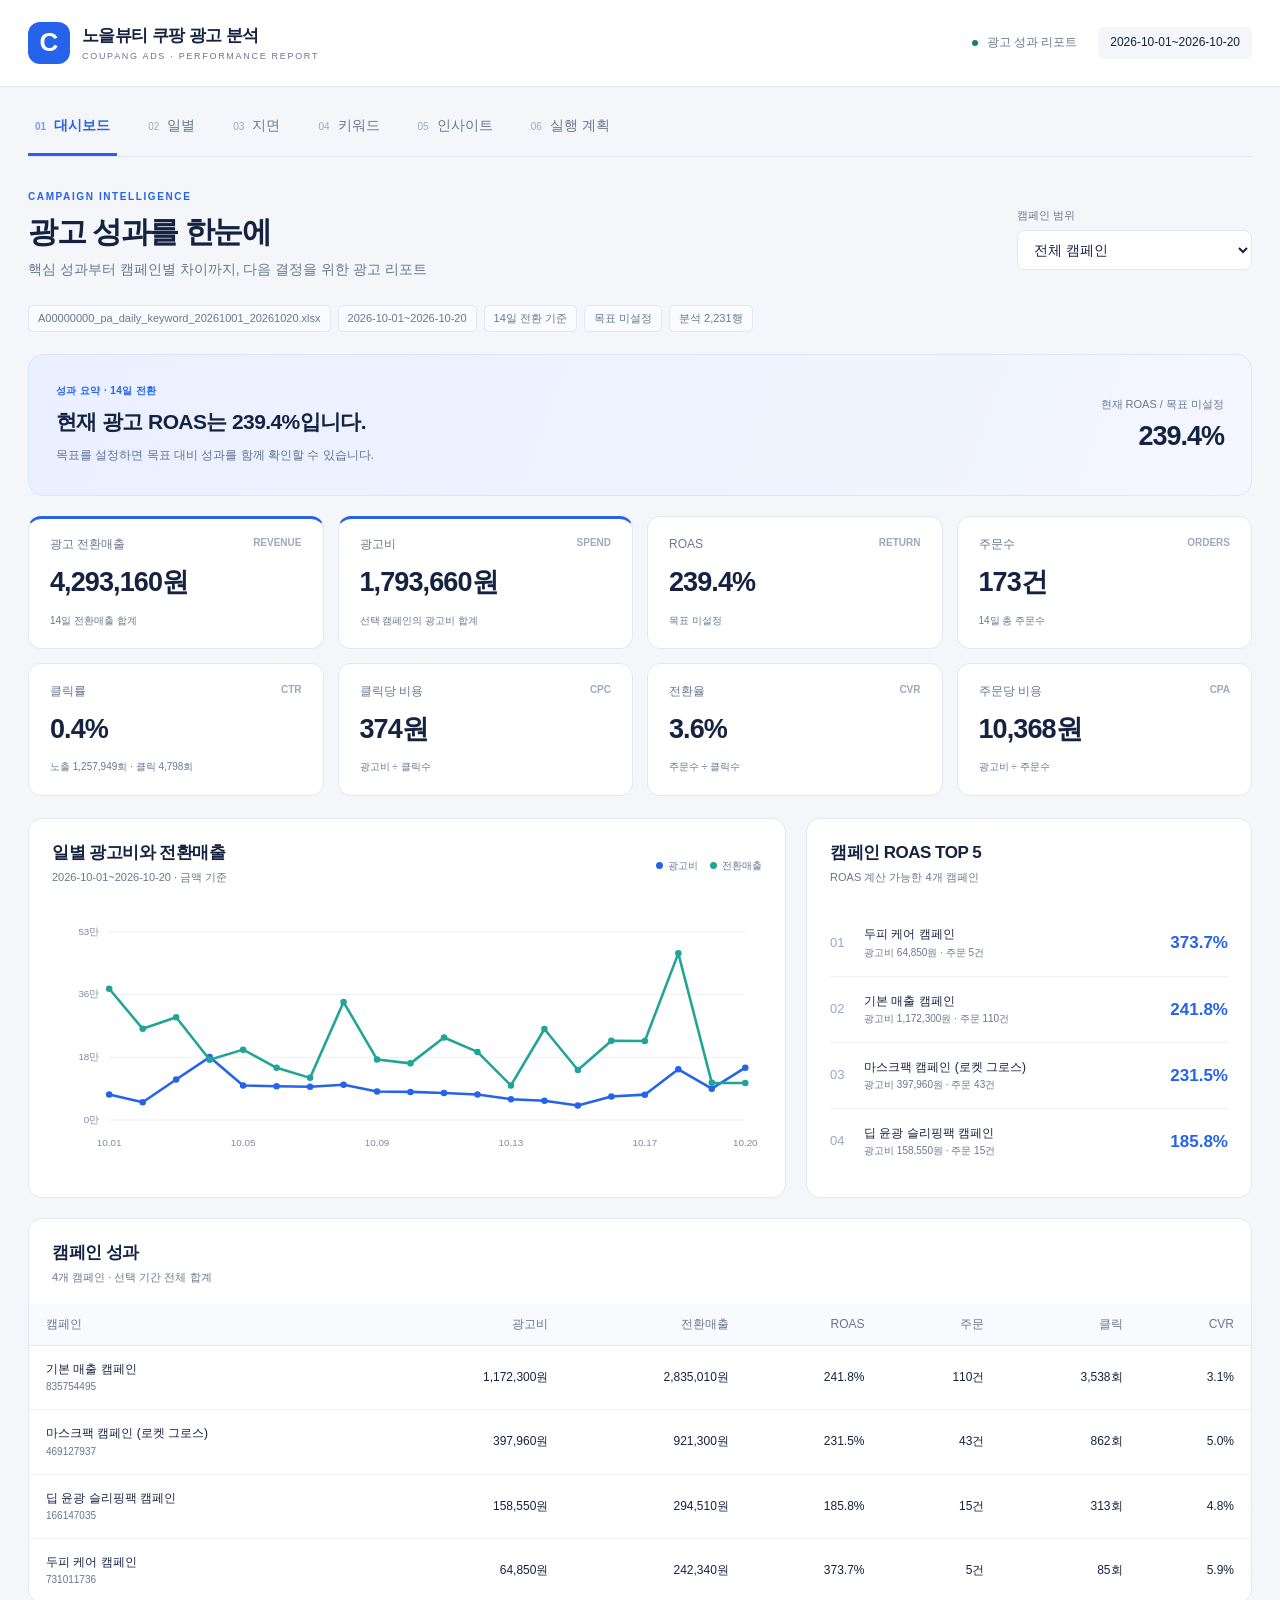
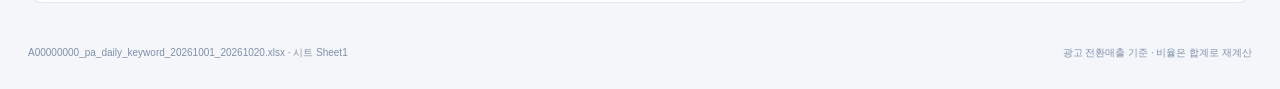
<file: 01 쿠팡 광고 분석기/완성예제/결과물/쿠팡-광고-대시보드/index.html>
<!doctype html>
<html lang="ko"><head><meta charset="utf-8"><meta name="viewport" content="width=device-width, initial-scale=1"><title>노을뷰티 쿠팡 광고 분석</title><link rel="stylesheet" href="styles.css"><script id="report-data" type="application/json">{"meta":{"filename":"A00000000_pa_daily_keyword_20261001_20261020.xlsx","detail":"시트 Sheet1","start":"2026-10-01","end":"2026-10-20","rows":2231,"original_rows":2231,"columns":44,"excluded":[],"outside":0,"sha256":"bb335de954042459895fbaabd6be66aa719c9cfce7965926ca52d3aaf10b72e9"},"config":{"input_mode":"user_provided_file","file_type":"xlsx","csv_encoding":"utf-8-sig","csv_delimiter":",","sheet_name":null,"date_start":null,"date_end":null,"attribution_days":14,"target_roas_pct":null,"star_roas_pct":300,"potential_roas_pct":100,"waste_cost_krw":10000,"minimum_orders_for_star":1,"dashboard_title":"노을뷰티 쿠팡 광고 분석","primary_color":"#2563EB","visual_style":"밝은 회색 배경, 흰 카드, 파랑과 인디고 포인트, 넉넉한 여백","implementation_mode":"static","menu_items":[{"id":"overview","label":"대시보드"},{"id":"daily","label":"일별"},{"id":"placement","label":"지면"},{"id":"keyword","label":"키워드"},{"id":"insights","label":"인사이트"},{"id":"actions","label":"실행 계획"}],"navigation_desktop":"top","navigation_mobile":"horizontal","kpi_order":["revenue","cost","roas","orders","ctr","cpc","cvr","cpa"],"overview_layout":"split"},"rows":[{"d":"2026-10-01","cid":"835754495","c":"기본 매출 캠페인","g":"기본 광고 그룹","p":"오디언스 플러스(외부 채널) - Product Ad","k":"-","i":7,"clicks":1,"cost":100.0,"orders":0,"revenue":0.0},{"d":"2026-10-01","cid":"835754495","c":"기본 매출 캠페인","g":"기본 광고 그룹","p":"비검색 영역","k":"-","i":233,"clicks":1,"cost":250.0,"orders":0,"revenue":0.0},{"d":"2026-10-01","cid":"835754495","c":"기본 매출 캠페인","g":"기본 광고 그룹","p":"오디언스 플러스(외부 채널) - Product Ad","k":"-","i":52,"clicks":0,"cost":0.0,"orders":0,"revenue":0.0},{"d":"2026-10-01","cid":"835754495","c":"기본 매출 캠페인","g":"기본 광고 그룹","p":"비검색 영역","k":"-","i":404,"clicks":1,"cost":280.0,"orders":0,"revenue":0.0},{"d":"2026-10-01","cid":"835754495","c":"기본 매출 캠페인","g":"기본 광고 그룹","p":"오디언스 플러스(외부 채널) - Product Ad","k":"-","i":123,"clicks":3,"cost":170.0,"orders":0,"revenue":0.0},{"d":"2026-10-01","cid":"835754495","c":"기본 매출 캠페인","g":"기본 광고 그룹","p":"비검색 영역","k":"-","i":1718,"clicks":0,"cost":0.0,"orders":0,"revenue":0.0},{"d":"2026-10-01","cid":"835754495","c":"기본 매출 캠페인","g":"기본 광고 그룹","p":"오디언스 플러스(외부 채널) - Product Ad","k":"-","i":3,"clicks":1,"cost":100.0,"orders":0,"revenue":0.0},{"d":"2026-10-01","cid":"835754495","c":"기본 매출 캠페인","g":"기본 광고 그룹","p":"비검색 영역","k":"-","i":699,"clicks":0,"cost":0.0,"orders":0,"revenue":0.0},{"d":"2026-10-01","cid":"835754495","c":"기본 매출 캠페인","g":"기본 광고 그룹","p":"오디언스 플러스(외부 채널) - Product Ad","k":"-","i":168,"clicks":13,"cost":620.0,"orders":0,"revenue":0.0},{"d":"2026-10-01","cid":"835754495","c":"기본 매출 캠페인","g":"기본 광고 그룹","p":"비검색 영역","k":"-","i":2508,"clicks":0,"cost":0.0,"orders":0,"revenue":0.0},{"d":"2026-10-01","cid":"835754495","c":"기본 매출 캠페인","g":"기본 광고 그룹","p":"오디언스 플러스(외부 채널) - Product Ad","k":"-","i":9,"clicks":1,"cost":40.0,"orders":0,"revenue":0.0},{"d":"2026-10-01","cid":"835754495","c":"기본 매출 캠페인","g":"기본 광고 그룹","p":"비검색 영역","k":"-","i":295,"clicks":0,"cost":0.0,"orders":0,"revenue":0.0},{"d":"2026-10-01","cid":"835754495","c":"기본 매출 캠페인","g":"기본 광고 그룹","p":"오디언스 플러스(외부 채널) - Product Ad","k":"-","i":62,"clicks":2,"cost":200.0,"orders":0,"revenue":0.0},{"d":"2026-10-01","cid":"835754495","c":"기본 매출 캠페인","g":"기본 광고 그룹","p":"비검색 영역","k":"-","i":679,"clicks":3,"cost":680.0,"orders":0,"revenue":0.0},{"d":"2026-10-01","cid":"835754495","c":"기본 매출 캠페인","g":"기본 광고 그룹","p":"오디언스 플러스(외부 채널) - Product Ad","k":"-","i":33,"clicks":2,"cost":140.0,"orders":0,"revenue":0.0},{"d":"2026-10-01","cid":"835754495","c":"기본 매출 캠페인","g":"기본 광고 그룹","p":"비검색 영역","k":"-","i":438,"clicks":0,"cost":0.0,"orders":0,"revenue":0.0},{"d":"2026-10-01","cid":"835754495","c":"기본 매출 캠페인","g":"기본 광고 그룹","p":"비검색 영역","k":"-","i":11,"clicks":0,"cost":0.0,"orders":0,"revenue":0.0},{"d":"2026-10-01","cid":"835754495","c":"기본 매출 캠페인","g":"기본 광고 그룹","p":"오디언스 플러스(외부 채널) - Product Ad","k":"-","i":48,"clicks":8,"cost":370.0,"orders":1,"revenue":12000.0},{"d":"2026-10-01","cid":"835754495","c":"기본 매출 캠페인","g":"기본 광고 그룹","p":"비검색 영역","k":"-","i":1221,"clicks":6,"cost":1980.0,"orders":1,"revenue":12000.0},{"d":"2026-10-01","cid":"835754495","c":"기본 매출 캠페인","g":"기본 광고 그룹","p":"오디언스 플러스(외부 채널) - Product Ad","k":"-","i":78,"clicks":4,"cost":210.0,"orders":0,"revenue":0.0},{"d":"2026-10-01","cid":"835754495","c":"기본 매출 캠페인","g":"기본 광고 그룹","p":"비검색 영역","k":"-","i":1150,"clicks":5,"cost":770.0,"orders":0,"revenue":0.0},{"d":"2026-10-01","cid":"835754495","c":"기본 매출 캠페인","g":"기본 광고 그룹","p":"오디언스 플러스(외부 채널) - Product Ad","k":"-","i":3,"clicks":0,"cost":0.0,"orders":0,"revenue":0.0},{"d":"2026-10-01","cid":"835754495","c":"기본 매출 캠페인","g":"기본 광고 그룹","p":"비검색 영역","k":"-","i":24,"clicks":0,"cost":0.0,"orders":0,"revenue":0.0},{"d":"2026-10-01","cid":"835754495","c":"기본 매출 캠페인","g":"기본 광고 그룹","p":"오디언스 플러스(외부 채널) - Product Ad","k":"-","i":4,"clicks":0,"cost":0.0,"orders":0,"revenue":0.0},{"d":"2026-10-01","cid":"835754495","c":"기본 매출 캠페인","g":"기본 광고 그룹","p":"비검색 영역","k":"-","i":336,"clicks":0,"cost":0.0,"orders":0,"revenue":0.0},{"d":"2026-10-01","cid":"835754495","c":"기본 매출 캠페인","g":"기본 광고 그룹","p":"비검색 영역","k":"-","i":309,"clicks":0,"cost":0.0,"orders":0,"revenue":0.0},{"d":"2026-10-01","cid":"835754495","c":"기본 매출 캠페인","g":"기본 광고 그룹","p":"비검색 영역","k":"-","i":303,"clicks":0,"cost":0.0,"orders":0,"revenue":0.0},{"d":"2026-10-01","cid":"835754495","c":"기본 매출 캠페인","g":"기본 광고 그룹","p":"오디언스 플러스(외부 채널) - Product Ad","k":"-","i":9,"clicks":1,"cost":40.0,"orders":0,"revenue":0.0},{"d":"2026-10-01","cid":"835754495","c":"기본 매출 캠페인","g":"기본 광고 그룹","p":"비검색 영역","k":"-","i":95,"clicks":1,"cost":300.0,"orders":0,"revenue":0.0},{"d":"2026-10-01","cid":"835754495","c":"기본 매출 캠페인","g":"기본 광고 그룹","p":"오디언스 플러스(외부 채널) - Product Ad","k":"-","i":77,"clicks":6,"cost":410.0,"orders":0,"revenue":0.0},{"d":"2026-10-01","cid":"835754495","c":"기본 매출 캠페인","g":"기본 광고 그룹","p":"비검색 영역","k":"-","i":551,"clicks":0,"cost":0.0,"orders":0,"revenue":0.0},{"d":"2026-10-01","cid":"835754495","c":"기본 매출 캠페인","g":"기본 광고 그룹","p":"오디언스 플러스(외부 채널) - Product Ad","k":"-","i":7,"clicks":0,"cost":0.0,"orders":0,"revenue":0.0},{"d":"2026-10-01","cid":"835754495","c":"기본 매출 캠페인","g":"기본 광고 그룹","p":"비검색 영역","k":"-","i":550,"clicks":2,"cost":720.0,"orders":0,"revenue":0.0},{"d":"2026-10-01","cid":"835754495","c":"기본 매출 캠페인","g":"기본 광고 그룹","p":"오디언스 플러스(외부 채널) - Product Ad","k":"-","i":46,"clicks":2,"cost":40.0,"orders":1,"revenue":44440.0},{"d":"2026-10-01","cid":"835754495","c":"기본 매출 캠페인","g":"기본 광고 그룹","p":"비검색 영역","k":"-","i":1099,"clicks":3,"cost":3510.0,"orders":0,"revenue":0.0},{"d":"2026-10-01","cid":"835754495","c":"기본 매출 캠페인","g":"기본 광고 그룹","p":"오디언스 플러스(외부 채널) - Product Ad","k":"-","i":44,"clicks":3,"cost":110.0,"orders":0,"revenue":0.0},{"d":"2026-10-01","cid":"835754495","c":"기본 매출 캠페인","g":"기본 광고 그룹","p":"비검색 영역","k":"-","i":356,"clicks":0,"cost":0.0,"orders":0,"revenue":0.0},{"d":"2026-10-01","cid":"835754495","c":"기본 매출 캠페인","g":"기본 광고 그룹","p":"오디언스 플러스(외부 채널) - Product Ad","k":"-","i":5,"clicks":2,"cost":200.0,"orders":0,"revenue":0.0},{"d":"2026-10-01","cid":"835754495","c":"기본 매출 캠페인","g":"기본 광고 그룹","p":"비검색 영역","k":"-","i":251,"clicks":0,"cost":0.0,"orders":0,"revenue":0.0},{"d":"2026-10-01","cid":"835754495","c":"기본 매출 캠페인","g":"기본 광고 그룹","p":"오디언스 플러스(외부 채널) - Product Ad","k":"-","i":99,"clicks":5,"cost":170.0,"orders":0,"revenue":0.0},{"d":"2026-10-01","cid":"835754495","c":"기본 매출 캠페인","g":"기본 광고 그룹","p":"비검색 영역","k":"-","i":529,"clicks":0,"cost":0.0,"orders":0,"revenue":0.0},{"d":"2026-10-01","cid":"835754495","c":"기본 매출 캠페인","g":"기본 광고 그룹","p":"오디언스 플러스(외부 채널) - Product Ad","k":"-","i":9,"clicks":0,"cost":0.0,"orders":0,"revenue":0.0},{"d":"2026-10-01","cid":"835754495","c":"기본 매출 캠페인","g":"기본 광고 그룹","p":"비검색 영역","k":"-","i":165,"clicks":0,"cost":0.0,"orders":0,"revenue":0.0},{"d":"2026-10-01","cid":"835754495","c":"기본 매출 캠페인","g":"기본 광고 그룹","p":"오디언스 플러스(외부 채널) - Product Ad","k":"-","i":263,"clicks":23,"cost":1450.0,"orders":0,"revenue":0.0},{"d":"2026-10-01","cid":"835754495","c":"기본 매출 캠페인","g":"기본 광고 그룹","p":"비검색 영역","k":"-","i":1512,"clicks":0,"cost":0.0,"orders":0,"revenue":0.0},{"d":"2026-10-01","cid":"835754495","c":"기본 매출 캠페인","g":"기본 광고 그룹","p":"오디언스 플러스(외부 채널) - Product Ad","k":"-","i":24,"clicks":4,"cost":290.0,"orders":0,"revenue":0.0},{"d":"2026-10-01","cid":"835754495","c":"기본 매출 캠페인","g":"기본 광고 그룹","p":"비검색 영역","k":"-","i":0,"clicks":0,"cost":0.0,"orders":0,"revenue":0.0},{"d":"2026-10-01","cid":"835754495","c":"기본 매출 캠페인","g":"기본 광고 그룹","p":"비검색 영역","k":"-","i":0,"clicks":0,"cost":0.0,"orders":1,"revenue":18600.0},{"d":"2026-10-01","cid":"835754495","c":"기본 매출 캠페인","g":"기본 광고 그룹","p":"비검색 영역","k":"-","i":751,"clicks":4,"cost":550.0,"orders":0,"revenue":0.0},{"d":"2026-10-01","cid":"835754495","c":"기본 매출 캠페인","g":"기본 광고 그룹","p":"오디언스 플러스(외부 채널) - Product Ad","k":"-","i":280,"clicks":6,"cost":270.0,"orders":0,"revenue":0.0},{"d":"2026-10-01","cid":"835754495","c":"기본 매출 캠페인","g":"기본 광고 그룹","p":"비검색 영역","k":"-","i":4807,"clicks":12,"cost":2140.0,"orders":2,"revenue":34200.0},{"d":"2026-10-01","cid":"835754495","c":"기본 매출 캠페인","g":"기본 광고 그룹","p":"오디언스 플러스(외부 채널) - Product Ad","k":"-","i":423,"clicks":20,"cost":890.0,"orders":0,"revenue":0.0},{"d":"2026-10-01","cid":"835754495","c":"기본 매출 캠페인","g":"기본 광고 그룹","p":"비검색 영역","k":"-","i":5120,"clicks":9,"cost":3290.0,"orders":2,"revenue":55730.0},{"d":"2026-10-01","cid":"835754495","c":"기본 매출 캠페인","g":"기본 광고 그룹","p":"비검색 영역","k":"-","i":0,"clicks":0,"cost":0.0,"orders":0,"revenue":0.0},{"d":"2026-10-01","cid":"835754495","c":"기본 매출 캠페인","g":"기본 광고 그룹","p":"오디언스 플러스(외부 채널) - Product Ad","k":"-","i":41,"clicks":4,"cost":330.0,"orders":0,"revenue":0.0},{"d":"2026-10-01","cid":"835754495","c":"기본 매출 캠페인","g":"기본 광고 그룹","p":"비검색 영역","k":"-","i":1213,"clicks":3,"cost":570.0,"orders":0,"revenue":0.0},{"d":"2026-10-01","cid":"835754495","c":"기본 매출 캠페인","g":"기본 광고 그룹","p":"오디언스 플러스(외부 채널) - Product Ad","k":"-","i":392,"clicks":7,"cost":230.0,"orders":0,"revenue":0.0},{"d":"2026-10-01","cid":"835754495","c":"기본 매출 캠페인","g":"기본 광고 그룹","p":"비검색 영역","k":"-","i":1884,"clicks":0,"cost":0.0,"orders":0,"revenue":0.0},{"d":"2026-10-01","cid":"835754495","c":"기본 매출 캠페인","g":"기본 광고 그룹","p":"오디언스 플러스(외부 채널) - Product Ad","k":"-","i":181,"clicks":9,"cost":600.0,"orders":0,"revenue":0.0},{"d":"2026-10-01","cid":"835754495","c":"기본 매출 캠페인","g":"기본 광고 그룹","p":"비검색 영역","k":"-","i":1067,"clicks":1,"cost":180.0,"orders":0,"revenue":0.0},{"d":"2026-10-01","cid":"835754495","c":"기본 매출 캠페인","g":"기본 광고 그룹","p":"오디언스 플러스(외부 채널) - Product Ad","k":"-","i":46,"clicks":12,"cost":800.0,"orders":0,"revenue":0.0},{"d":"2026-10-01","cid":"835754495","c":"기본 매출 캠페인","g":"기본 광고 그룹","p":"비검색 영역","k":"-","i":659,"clicks":0,"cost":0.0,"orders":0,"revenue":0.0},{"d":"2026-10-01","cid":"835754495","c":"기본 매출 캠페인","g":"기본 광고 그룹","p":"오디언스 플러스(외부 채널) - Product Ad","k":"-","i":19,"clicks":1,"cost":100.0,"orders":0,"revenue":0.0},{"d":"2026-10-01","cid":"835754495","c":"기본 매출 캠페인","g":"기본 광고 그룹","p":"비검색 영역","k":"-","i":671,"clicks":1,"cost":790.0,"orders":0,"revenue":0.0},{"d":"2026-10-01","cid":"835754495","c":"기본 매출 캠페인","g":"기본 광고 그룹","p":"오디언스 플러스(외부 채널) - Product Ad","k":"-","i":8,"clicks":0,"cost":0.0,"orders":0,"revenue":0.0},{"d":"2026-10-01","cid":"835754495","c":"기본 매출 캠페인","g":"기본 광고 그룹","p":"비검색 영역","k":"-","i":560,"clicks":1,"cost":770.0,"orders":0,"revenue":0.0},{"d":"2026-10-01","cid":"835754495","c":"기본 매출 캠페인","g":"기본 광고 그룹","p":"오디언스 플러스(외부 채널) - Product Ad","k":"-","i":32,"clicks":3,"cost":110.0,"orders":0,"revenue":0.0},{"d":"2026-10-01","cid":"835754495","c":"기본 매출 캠페인","g":"기본 광고 그룹","p":"비검색 영역","k":"-","i":317,"clicks":0,"cost":0.0,"orders":0,"revenue":0.0},{"d":"2026-10-01","cid":"835754495","c":"기본 매출 캠페인","g":"기본 광고 그룹","p":"오디언스 플러스(외부 채널) - Product Ad","k":"-","i":3,"clicks":0,"cost":0.0,"orders":0,"revenue":0.0},{"d":"2026-10-01","cid":"835754495","c":"기본 매출 캠페인","g":"기본 광고 그룹","p":"비검색 영역","k":"-","i":209,"clicks":2,"cost":380.0,"orders":0,"revenue":0.0},{"d":"2026-10-01","cid":"835754495","c":"기본 매출 캠페인","g":"기본 광고 그룹","p":"비검색 영역","k":"-","i":97,"clicks":0,"cost":0.0,"orders":0,"revenue":0.0},{"d":"2026-10-01","cid":"835754495","c":"기본 매출 캠페인","g":"기본 광고 그룹","p":"오디언스 플러스(외부 채널) - Product Ad","k":"-","i":101,"clicks":6,"cost":290.0,"orders":0,"revenue":0.0},{"d":"2026-10-01","cid":"835754495","c":"기본 매출 캠페인","g":"기본 광고 그룹","p":"비검색 영역","k":"-","i":586,"clicks":2,"cost":2440.0,"orders":0,"revenue":0.0},{"d":"2026-10-01","cid":"835754495","c":"기본 매출 캠페인","g":"기본 광고 그룹","p":"검색 영역","k":"노을뷰티 클렌징폼","i":2,"clicks":1,"cost":120.0,"orders":0,"revenue":0.0},{"d":"2026-10-01","cid":"835754495","c":"기본 매출 캠페인","g":"기본 광고 그룹","p":"검색 영역","k":"헤어 오일","i":1,"clicks":1,"cost":190.0,"orders":0,"revenue":0.0},{"d":"2026-10-01","cid":"835754495","c":"기본 매출 캠페인","g":"기본 광고 그룹","p":"검색 영역","k":"노을뷰티 헤어 오일","i":1,"clicks":1,"cost":1060.0,"orders":0,"revenue":0.0},{"d":"2026-10-01","cid":"835754495","c":"기본 매출 캠페인","g":"기본 광고 그룹","p":"검색 영역","k":"커버 쿠션","i":2,"clicks":1,"cost":1260.0,"orders":0,"revenue":0.0},{"d":"2026-10-01","cid":"835754495","c":"기본 매출 캠페인","g":"기본 광고 그룹","p":"검색 영역","k":"커버 쿠션","i":2,"clicks":2,"cost":2850.0,"orders":0,"revenue":0.0},{"d":"2026-10-01","cid":"835754495","c":"기본 매출 캠페인","g":"기본 광고 그룹","p":"검색 영역","k":"쿠션 리필","i":1,"clicks":1,"cost":630.0,"orders":0,"revenue":0.0},{"d":"2026-10-01","cid":"835754495","c":"기본 매출 캠페인","g":"기본 광고 그룹","p":"검색 영역","k":"쿠션 23호","i":5,"clicks":1,"cost":3260.0,"orders":1,"revenue":18580.0},{"d":"2026-10-01","cid":"835754495","c":"기본 매출 캠페인","g":"기본 광고 그룹","p":"검색 영역","k":"쿠션 21호","i":6,"clicks":1,"cost":670.0,"orders":0,"revenue":0.0},{"d":"2026-10-01","cid":"835754495","c":"기본 매출 캠페인","g":"기본 광고 그룹","p":"검색 영역","k":"노을뷰티 쿠션 21호 리필","i":1,"clicks":1,"cost":390.0,"orders":0,"revenue":0.0},{"d":"2026-10-01","cid":"835754495","c":"기본 매출 캠페인","g":"기본 광고 그룹","p":"검색 영역","k":"노을뷰티 쿠션 21호","i":1,"clicks":1,"cost":250.0,"orders":1,"revenue":37150.0},{"d":"2026-10-01","cid":"835754495","c":"기본 매출 캠페인","g":"기본 광고 그룹","p":"검색 영역","k":"노을뷰티 쿠션 21호 리필","i":2,"clicks":1,"cost":890.0,"orders":0,"revenue":0.0},{"d":"2026-10-01","cid":"835754495","c":"기본 매출 캠페인","g":"기본 광고 그룹","p":"검색 영역","k":"노을뷰티 쿠션 21호","i":1,"clicks":1,"cost":180.0,"orders":1,"revenue":37150.0},{"d":"2026-10-01","cid":"835754495","c":"기본 매출 캠페인","g":"기본 광고 그룹","p":"검색 영역","k":"노을뷰티 팩트","i":2,"clicks":1,"cost":590.0,"orders":0,"revenue":0.0},{"d":"2026-10-01","cid":"835754495","c":"기본 매출 캠페인","g":"기본 광고 그룹","p":"검색 영역","k":"노을뷰티 쿠션 21호","i":1,"clicks":1,"cost":660.0,"orders":0,"revenue":0.0},{"d":"2026-10-01","cid":"835754495","c":"기본 매출 캠페인","g":"기본 광고 그룹","p":"검색 영역","k":"노을뷰티 쿠션 21호","i":1,"clicks":1,"cost":1740.0,"orders":0,"revenue":0.0},{"d":"2026-10-01","cid":"835754495","c":"기본 매출 캠페인","g":"기본 광고 그룹","p":"검색 영역","k":"노을뷰티 쿠션 21호","i":2,"clicks":1,"cost":450.0,"orders":0,"revenue":0.0},{"d":"2026-10-01","cid":"835754495","c":"기본 매출 캠페인","g":"기본 광고 그룹","p":"검색 영역","k":"노을뷰티 쿠션 21호","i":2,"clicks":1,"cost":990.0,"orders":0,"revenue":0.0},{"d":"2026-10-01","cid":"835754495","c":"기본 매출 캠페인","g":"기본 광고 그룹","p":"검색 영역","k":"노을뷰티 선크림","i":6,"clicks":1,"cost":1000.0,"orders":0,"revenue":0.0},{"d":"2026-10-01","cid":"835754495","c":"기본 매출 캠페인","g":"기본 광고 그룹","p":"검색 영역","k":"노을뷰티 슬리핑팩","i":8,"clicks":1,"cost":5380.0,"orders":0,"revenue":0.0},{"d":"2026-10-01","cid":"835754495","c":"기본 매출 캠페인","g":"기본 광고 그룹","p":"검색 영역","k":"노을뷰티","i":2,"clicks":1,"cost":330.0,"orders":0,"revenue":0.0},{"d":"2026-10-01","cid":"835754495","c":"기본 매출 캠페인","g":"기본 광고 그룹","p":"검색 영역","k":"노을뷰티 데일리 마스크팩","i":1,"clicks":1,"cost":3980.0,"orders":1,"revenue":22560.0},{"d":"2026-10-01","cid":"835754495","c":"기본 매출 캠페인","g":"기본 광고 그룹","p":"검색 영역","k":"노을뷰티 수면팩","i":21,"clicks":1,"cost":360.0,"orders":0,"revenue":0.0},{"d":"2026-10-01","cid":"835754495","c":"기본 매출 캠페인","g":"기본 광고 그룹","p":"검색 영역","k":"노을뷰티 클렌징폼","i":2,"clicks":1,"cost":340.0,"orders":0,"revenue":0.0},{"d":"2026-10-01","cid":"835754495","c":"기본 매출 캠페인","g":"기본 광고 그룹","p":"검색 영역","k":"수분 마스크팩","i":4,"clicks":1,"cost":670.0,"orders":0,"revenue":0.0},{"d":"2026-10-01","cid":"166147035","c":"딥 윤광 슬리핑팩 캠페인","g":"새 광고 그룹","p":"오디언스 플러스(외부 채널) - Product Ad","k":"-","i":187,"clicks":5,"cost":0.0,"orders":0,"revenue":0.0},{"d":"2026-10-01","cid":"166147035","c":"딥 윤광 슬리핑팩 캠페인","g":"새 광고 그룹","p":"비검색 영역","k":"-","i":2292,"clicks":5,"cost":4760.0,"orders":0,"revenue":0.0},{"d":"2026-10-01","cid":"469127937","c":"마스크팩 캠페인 (로켓 그로스)","g":"새 광고 그룹","p":"오디언스 플러스(외부 채널) - Product Ad","k":"-","i":15,"clicks":1,"cost":0.0,"orders":0,"revenue":0.0},{"d":"2026-10-01","cid":"469127937","c":"마스크팩 캠페인 (로켓 그로스)","g":"새 광고 그룹","p":"비검색 영역","k":"-","i":766,"clicks":0,"cost":0.0,"orders":0,"revenue":0.0},{"d":"2026-10-01","cid":"469127937","c":"마스크팩 캠페인 (로켓 그로스)","g":"새 광고 그룹","p":"오디언스 플러스(외부 채널) - Product Ad","k":"-","i":11,"clicks":0,"cost":0.0,"orders":0,"revenue":0.0},{"d":"2026-10-01","cid":"469127937","c":"마스크팩 캠페인 (로켓 그로스)","g":"새 광고 그룹","p":"비검색 영역","k":"-","i":597,"clicks":0,"cost":0.0,"orders":0,"revenue":0.0},{"d":"2026-10-01","cid":"469127937","c":"마스크팩 캠페인 (로켓 그로스)","g":"새 광고 그룹","p":"오디언스 플러스(외부 채널) - Product Ad","k":"-","i":18,"clicks":0,"cost":0.0,"orders":0,"revenue":0.0},{"d":"2026-10-01","cid":"469127937","c":"마스크팩 캠페인 (로켓 그로스)","g":"새 광고 그룹","p":"비검색 영역","k":"-","i":718,"clicks":6,"cost":2350.0,"orders":0,"revenue":0.0},{"d":"2026-10-01","cid":"469127937","c":"마스크팩 캠페인 (로켓 그로스)","g":"새 광고 그룹","p":"오디언스 플러스(외부 채널) - Product Ad","k":"-","i":301,"clicks":5,"cost":0.0,"orders":0,"revenue":0.0},{"d":"2026-10-01","cid":"469127937","c":"마스크팩 캠페인 (로켓 그로스)","g":"새 광고 그룹","p":"비검색 영역","k":"-","i":3199,"clicks":12,"cost":5490.0,"orders":1,"revenue":12310.0},{"d":"2026-10-01","cid":"469127937","c":"마스크팩 캠페인 (로켓 그로스)","g":"새 광고 그룹","p":"오디언스 플러스(외부 채널) - Product Ad","k":"-","i":79,"clicks":2,"cost":0.0,"orders":1,"revenue":21950.0},{"d":"2026-10-01","cid":"469127937","c":"마스크팩 캠페인 (로켓 그로스)","g":"새 광고 그룹","p":"비검색 영역","k":"-","i":884,"clicks":1,"cost":270.0,"orders":0,"revenue":0.0},{"d":"2026-10-01","cid":"469127937","c":"마스크팩 캠페인 (로켓 그로스)","g":"새 광고 그룹","p":"오디언스 플러스(외부 채널) - Product Ad","k":"-","i":6,"clicks":0,"cost":0.0,"orders":0,"revenue":0.0},{"d":"2026-10-01","cid":"469127937","c":"마스크팩 캠페인 (로켓 그로스)","g":"새 광고 그룹","p":"비검색 영역","k":"-","i":353,"clicks":1,"cost":310.0,"orders":0,"revenue":0.0},{"d":"2026-10-01","cid":"469127937","c":"마스크팩 캠페인 (로켓 그로스)","g":"새 광고 그룹","p":"검색 영역","k":"노을뷰티","i":2,"clicks":1,"cost":380.0,"orders":0,"revenue":0.0},{"d":"2026-10-01","cid":"731011736","c":"두피 케어 캠페인","g":"새 광고 그룹","p":"오디언스 플러스(외부 채널) - Product Ad","k":"-","i":3707,"clicks":4,"cost":0.0,"orders":0,"revenue":0.0},{"d":"2026-10-01","cid":"731011736","c":"두피 케어 캠페인","g":"새 광고 그룹","p":"비검색 영역","k":"-","i":1079,"clicks":1,"cost":320.0,"orders":0,"revenue":0.0},{"d":"2026-10-01","cid":"731011736","c":"두피 케어 캠페인","g":"새 광고 그룹","p":"검색 영역","k":"노을뷰티 약산성 샴푸","i":2,"clicks":1,"cost":2730.0,"orders":1,"revenue":46190.0},{"d":"2026-10-02","cid":"835754495","c":"기본 매출 캠페인","g":"기본 광고 그룹","p":"오디언스 플러스(외부 채널) - Product Ad","k":"-","i":5,"clicks":0,"cost":0.0,"orders":0,"revenue":0.0},{"d":"2026-10-02","cid":"835754495","c":"기본 매출 캠페인","g":"기본 광고 그룹","p":"비검색 영역","k":"-","i":291,"clicks":1,"cost":120.0,"orders":0,"revenue":0.0},{"d":"2026-10-02","cid":"835754495","c":"기본 매출 캠페인","g":"기본 광고 그룹","p":"오디언스 플러스(외부 채널) - Product Ad","k":"-","i":30,"clicks":0,"cost":0.0,"orders":0,"revenue":0.0},{"d":"2026-10-02","cid":"835754495","c":"기본 매출 캠페인","g":"기본 광고 그룹","p":"비검색 영역","k":"-","i":477,"clicks":1,"cost":220.0,"orders":0,"revenue":0.0},{"d":"2026-10-02","cid":"835754495","c":"기본 매출 캠페인","g":"기본 광고 그룹","p":"오디언스 플러스(외부 채널) - Product Ad","k":"-","i":13,"clicks":5,"cost":240.0,"orders":0,"revenue":0.0},{"d":"2026-10-02","cid":"835754495","c":"기본 매출 캠페인","g":"기본 광고 그룹","p":"비검색 영역","k":"-","i":1275,"clicks":0,"cost":0.0,"orders":0,"revenue":0.0},{"d":"2026-10-02","cid":"835754495","c":"기본 매출 캠페인","g":"기본 광고 그룹","p":"오디언스 플러스(외부 채널) - Product Ad","k":"-","i":2,"clicks":0,"cost":0.0,"orders":0,"revenue":0.0},{"d":"2026-10-02","cid":"835754495","c":"기본 매출 캠페인","g":"기본 광고 그룹","p":"비검색 영역","k":"-","i":546,"clicks":0,"cost":0.0,"orders":0,"revenue":0.0},{"d":"2026-10-02","cid":"835754495","c":"기본 매출 캠페인","g":"기본 광고 그룹","p":"오디언스 플러스(외부 채널) - Product Ad","k":"-","i":72,"clicks":10,"cost":450.0,"orders":0,"revenue":0.0},{"d":"2026-10-02","cid":"835754495","c":"기본 매출 캠페인","g":"기본 광고 그룹","p":"비검색 영역","k":"-","i":2477,"clicks":1,"cost":750.0,"orders":0,"revenue":0.0},{"d":"2026-10-02","cid":"835754495","c":"기본 매출 캠페인","g":"기본 광고 그룹","p":"오디언스 플러스(외부 채널) - Product Ad","k":"-","i":22,"clicks":2,"cost":80.0,"orders":0,"revenue":0.0},{"d":"2026-10-02","cid":"835754495","c":"기본 매출 캠페인","g":"기본 광고 그룹","p":"비검색 영역","k":"-","i":418,"clicks":0,"cost":0.0,"orders":0,"revenue":0.0},{"d":"2026-10-02","cid":"835754495","c":"기본 매출 캠페인","g":"기본 광고 그룹","p":"오디언스 플러스(외부 채널) - Product Ad","k":"-","i":36,"clicks":1,"cost":40.0,"orders":0,"revenue":0.0},{"d":"2026-10-02","cid":"835754495","c":"기본 매출 캠페인","g":"기본 광고 그룹","p":"비검색 영역","k":"-","i":852,"clicks":3,"cost":360.0,"orders":0,"revenue":0.0},{"d":"2026-10-02","cid":"835754495","c":"기본 매출 캠페인","g":"기본 광고 그룹","p":"오디언스 플러스(외부 채널) - Product Ad","k":"-","i":51,"clicks":0,"cost":0.0,"orders":0,"revenue":0.0},{"d":"2026-10-02","cid":"835754495","c":"기본 매출 캠페인","g":"기본 광고 그룹","p":"비검색 영역","k":"-","i":564,"clicks":1,"cost":1520.0,"orders":0,"revenue":0.0},{"d":"2026-10-02","cid":"835754495","c":"기본 매출 캠페인","g":"기본 광고 그룹","p":"오디언스 플러스(외부 채널) - Product Ad","k":"-","i":40,"clicks":4,"cost":250.0,"orders":0,"revenue":0.0},{"d":"2026-10-02","cid":"835754495","c":"기본 매출 캠페인","g":"기본 광고 그룹","p":"비검색 영역","k":"-","i":1456,"clicks":4,"cost":1270.0,"orders":0,"revenue":0.0},{"d":"2026-10-02","cid":"835754495","c":"기본 매출 캠페인","g":"기본 광고 그룹","p":"오디언스 플러스(외부 채널) - Product Ad","k":"-","i":55,"clicks":1,"cost":0.0,"orders":0,"revenue":0.0},{"d":"2026-10-02","cid":"835754495","c":"기본 매출 캠페인","g":"기본 광고 그룹","p":"비검색 영역","k":"-","i":1189,"clicks":3,"cost":360.0,"orders":0,"revenue":0.0},{"d":"2026-10-02","cid":"835754495","c":"기본 매출 캠페인","g":"기본 광고 그룹","p":"오디언스 플러스(외부 채널) - Product Ad","k":"-","i":11,"clicks":0,"cost":0.0,"orders":0,"revenue":0.0},{"d":"2026-10-02","cid":"835754495","c":"기본 매출 캠페인","g":"기본 광고 그룹","p":"비검색 영역","k":"-","i":39,"clicks":0,"cost":0.0,"orders":0,"revenue":0.0},{"d":"2026-10-02","cid":"835754495","c":"기본 매출 캠페인","g":"기본 광고 그룹","p":"오디언스 플러스(외부 채널) - Product Ad","k":"-","i":1,"clicks":0,"cost":0.0,"orders":0,"revenue":0.0},{"d":"2026-10-02","cid":"835754495","c":"기본 매출 캠페인","g":"기본 광고 그룹","p":"비검색 영역","k":"-","i":15,"clicks":0,"cost":0.0,"orders":0,"revenue":0.0},{"d":"2026-10-02","cid":"835754495","c":"기본 매출 캠페인","g":"기본 광고 그룹","p":"비검색 영역","k":"-","i":388,"clicks":0,"cost":0.0,"orders":0,"revenue":0.0},{"d":"2026-10-02","cid":"835754495","c":"기본 매출 캠페인","g":"기본 광고 그룹","p":"비검색 영역","k":"-","i":12,"clicks":0,"cost":0.0,"orders":0,"revenue":0.0},{"d":"2026-10-02","cid":"835754495","c":"기본 매출 캠페인","g":"기본 광고 그룹","p":"오디언스 플러스(외부 채널) - Product Ad","k":"-","i":3,"clicks":0,"cost":0.0,"orders":0,"revenue":0.0},{"d":"2026-10-02","cid":"835754495","c":"기본 매출 캠페인","g":"기본 광고 그룹","p":"비검색 영역","k":"-","i":147,"clicks":1,"cost":120.0,"orders":0,"revenue":0.0},{"d":"2026-10-02","cid":"835754495","c":"기본 매출 캠페인","g":"기본 광고 그룹","p":"오디언스 플러스(외부 채널) - Product Ad","k":"-","i":30,"clicks":2,"cost":80.0,"orders":0,"revenue":0.0},{"d":"2026-10-02","cid":"835754495","c":"기본 매출 캠페인","g":"기본 광고 그룹","p":"비검색 영역","k":"-","i":581,"clicks":0,"cost":0.0,"orders":0,"revenue":0.0},{"d":"2026-10-02","cid":"835754495","c":"기본 매출 캠페인","g":"기본 광고 그룹","p":"비검색 영역","k":"-","i":0,"clicks":0,"cost":0.0,"orders":0,"revenue":0.0},{"d":"2026-10-02","cid":"835754495","c":"기본 매출 캠페인","g":"기본 광고 그룹","p":"오디언스 플러스(외부 채널) - Product Ad","k":"-","i":16,"clicks":4,"cost":200.0,"orders":0,"revenue":0.0},{"d":"2026-10-02","cid":"835754495","c":"기본 매출 캠페인","g":"기본 광고 그룹","p":"비검색 영역","k":"-","i":707,"clicks":0,"cost":0.0,"orders":0,"revenue":0.0},{"d":"2026-10-02","cid":"835754495","c":"기본 매출 캠페인","g":"기본 광고 그룹","p":"오디언스 플러스(외부 채널) - Product Ad","k":"-","i":57,"clicks":7,"cost":380.0,"orders":0,"revenue":0.0},{"d":"2026-10-02","cid":"835754495","c":"기본 매출 캠페인","g":"기본 광고 그룹","p":"비검색 영역","k":"-","i":1104,"clicks":1,"cost":450.0,"orders":0,"revenue":0.0},{"d":"2026-10-02","cid":"835754495","c":"기본 매출 캠페인","g":"기본 광고 그룹","p":"오디언스 플러스(외부 채널) - Product Ad","k":"-","i":15,"clicks":1,"cost":40.0,"orders":0,"revenue":0.0},{"d":"2026-10-02","cid":"835754495","c":"기본 매출 캠페인","g":"기본 광고 그룹","p":"비검색 영역","k":"-","i":584,"clicks":0,"cost":0.0,"orders":0,"revenue":0.0},{"d":"2026-10-02","cid":"835754495","c":"기본 매출 캠페인","g":"기본 광고 그룹","p":"오디언스 플러스(외부 채널) - Product Ad","k":"-","i":14,"clicks":0,"cost":0.0,"orders":0,"revenue":0.0},{"d":"2026-10-02","cid":"835754495","c":"기본 매출 캠페인","g":"기본 광고 그룹","p":"비검색 영역","k":"-","i":188,"clicks":1,"cost":700.0,"orders":0,"revenue":0.0},{"d":"2026-10-02","cid":"835754495","c":"기본 매출 캠페인","g":"기본 광고 그룹","p":"오디언스 플러스(외부 채널) - Product Ad","k":"-","i":148,"clicks":15,"cost":820.0,"orders":0,"revenue":0.0},{"d":"2026-10-02","cid":"835754495","c":"기본 매출 캠페인","g":"기본 광고 그룹","p":"비검색 영역","k":"-","i":816,"clicks":0,"cost":0.0,"orders":0,"revenue":0.0},{"d":"2026-10-02","cid":"835754495","c":"기본 매출 캠페인","g":"기본 광고 그룹","p":"오디언스 플러스(외부 채널) - Product Ad","k":"-","i":5,"clicks":0,"cost":0.0,"orders":0,"revenue":0.0},{"d":"2026-10-02","cid":"835754495","c":"기본 매출 캠페인","g":"기본 광고 그룹","p":"비검색 영역","k":"-","i":179,"clicks":0,"cost":0.0,"orders":0,"revenue":0.0},{"d":"2026-10-02","cid":"835754495","c":"기본 매출 캠페인","g":"기본 광고 그룹","p":"오디언스 플러스(외부 채널) - Product Ad","k":"-","i":265,"clicks":16,"cost":660.0,"orders":0,"revenue":0.0},{"d":"2026-10-02","cid":"835754495","c":"기본 매출 캠페인","g":"기본 광고 그룹","p":"비검색 영역","k":"-","i":2087,"clicks":0,"cost":0.0,"orders":0,"revenue":0.0},{"d":"2026-10-02","cid":"835754495","c":"기본 매출 캠페인","g":"기본 광고 그룹","p":"오디언스 플러스(외부 채널) - Product Ad","k":"-","i":62,"clicks":2,"cost":130.0,"orders":0,"revenue":0.0},{"d":"2026-10-02","cid":"835754495","c":"기본 매출 캠페인","g":"기본 광고 그룹","p":"비검색 영역","k":"-","i":940,"clicks":5,"cost":1010.0,"orders":1,"revenue":37200.0},{"d":"2026-10-02","cid":"835754495","c":"기본 매출 캠페인","g":"기본 광고 그룹","p":"오디언스 플러스(외부 채널) - Product Ad","k":"-","i":156,"clicks":3,"cost":210.0,"orders":0,"revenue":0.0},{"d":"2026-10-02","cid":"835754495","c":"기본 매출 캠페인","g":"기본 광고 그룹","p":"비검색 영역","k":"-","i":4586,"clicks":5,"cost":880.0,"orders":0,"revenue":0.0},{"d":"2026-10-02","cid":"835754495","c":"기본 매출 캠페인","g":"기본 광고 그룹","p":"오디언스 플러스(외부 채널) - Product Ad","k":"-","i":216,"clicks":11,"cost":560.0,"orders":0,"revenue":0.0},{"d":"2026-10-02","cid":"835754495","c":"기본 매출 캠페인","g":"기본 광고 그룹","p":"비검색 영역","k":"-","i":5131,"clicks":4,"cost":1370.0,"orders":0,"revenue":0.0},{"d":"2026-10-02","cid":"835754495","c":"기본 매출 캠페인","g":"기본 광고 그룹","p":"오디언스 플러스(외부 채널) - Product Ad","k":"-","i":113,"clicks":5,"cost":240.0,"orders":0,"revenue":0.0},{"d":"2026-10-02","cid":"835754495","c":"기본 매출 캠페인","g":"기본 광고 그룹","p":"비검색 영역","k":"-","i":1252,"clicks":5,"cost":1490.0,"orders":1,"revenue":18600.0},{"d":"2026-10-02","cid":"835754495","c":"기본 매출 캠페인","g":"기본 광고 그룹","p":"오디언스 플러스(외부 채널) - Product Ad","k":"-","i":35,"clicks":1,"cost":90.0,"orders":0,"revenue":0.0},{"d":"2026-10-02","cid":"835754495","c":"기본 매출 캠페인","g":"기본 광고 그룹","p":"비검색 영역","k":"-","i":1637,"clicks":0,"cost":0.0,"orders":0,"revenue":0.0},{"d":"2026-10-02","cid":"835754495","c":"기본 매출 캠페인","g":"기본 광고 그룹","p":"오디언스 플러스(외부 채널) - Product Ad","k":"-","i":91,"clicks":5,"cost":150.0,"orders":0,"revenue":0.0},{"d":"2026-10-02","cid":"835754495","c":"기본 매출 캠페인","g":"기본 광고 그룹","p":"비검색 영역","k":"-","i":1129,"clicks":0,"cost":0.0,"orders":0,"revenue":0.0},{"d":"2026-10-02","cid":"835754495","c":"기본 매출 캠페인","g":"기본 광고 그룹","p":"오디언스 플러스(외부 채널) - Product Ad","k":"-","i":25,"clicks":1,"cost":90.0,"orders":0,"revenue":0.0},{"d":"2026-10-02","cid":"835754495","c":"기본 매출 캠페인","g":"기본 광고 그룹","p":"비검색 영역","k":"-","i":1032,"clicks":1,"cost":390.0,"orders":0,"revenue":0.0},{"d":"2026-10-02","cid":"835754495","c":"기본 매출 캠페인","g":"기본 광고 그룹","p":"비검색 영역","k":"-","i":0,"clicks":0,"cost":0.0,"orders":1,"revenue":46190.0},{"d":"2026-10-02","cid":"835754495","c":"기본 매출 캠페인","g":"기본 광고 그룹","p":"오디언스 플러스(외부 채널) - Product Ad","k":"-","i":27,"clicks":2,"cost":180.0,"orders":0,"revenue":0.0},{"d":"2026-10-02","cid":"835754495","c":"기본 매출 캠페인","g":"기본 광고 그룹","p":"비검색 영역","k":"-","i":1074,"clicks":1,"cost":280.0,"orders":0,"revenue":0.0},{"d":"2026-10-02","cid":"835754495","c":"기본 매출 캠페인","g":"기본 광고 그룹","p":"오디언스 플러스(외부 채널) - Product Ad","k":"-","i":24,"clicks":0,"cost":0.0,"orders":0,"revenue":0.0},{"d":"2026-10-02","cid":"835754495","c":"기본 매출 캠페인","g":"기본 광고 그룹","p":"비검색 영역","k":"-","i":558,"clicks":0,"cost":0.0,"orders":0,"revenue":0.0},{"d":"2026-10-02","cid":"835754495","c":"기본 매출 캠페인","g":"기본 광고 그룹","p":"오디언스 플러스(외부 채널) - Product Ad","k":"-","i":42,"clicks":2,"cost":130.0,"orders":0,"revenue":0.0},{"d":"2026-10-02","cid":"835754495","c":"기본 매출 캠페인","g":"기본 광고 그룹","p":"비검색 영역","k":"-","i":392,"clicks":0,"cost":0.0,"orders":0,"revenue":0.0},{"d":"2026-10-02","cid":"835754495","c":"기본 매출 캠페인","g":"기본 광고 그룹","p":"오디언스 플러스(외부 채널) - Product Ad","k":"-","i":6,"clicks":0,"cost":0.0,"orders":0,"revenue":0.0},{"d":"2026-10-02","cid":"835754495","c":"기본 매출 캠페인","g":"기본 광고 그룹","p":"비검색 영역","k":"-","i":252,"clicks":0,"cost":0.0,"orders":0,"revenue":0.0},{"d":"2026-10-02","cid":"835754495","c":"기본 매출 캠페인","g":"기본 광고 그룹","p":"오디언스 플러스(외부 채널) - Product Ad","k":"-","i":2,"clicks":0,"cost":0.0,"orders":0,"revenue":0.0},{"d":"2026-10-02","cid":"835754495","c":"기본 매출 캠페인","g":"기본 광고 그룹","p":"비검색 영역","k":"-","i":168,"clicks":0,"cost":0.0,"orders":0,"revenue":0.0},{"d":"2026-10-02","cid":"835754495","c":"기본 매출 캠페인","g":"기본 광고 그룹","p":"오디언스 플러스(외부 채널) - Product Ad","k":"-","i":52,"clicks":6,"cost":530.0,"orders":0,"revenue":0.0},{"d":"2026-10-02","cid":"835754495","c":"기본 매출 캠페인","g":"기본 광고 그룹","p":"비검색 영역","k":"-","i":2004,"clicks":2,"cost":2180.0,"orders":0,"revenue":0.0},{"d":"2026-10-02","cid":"835754495","c":"기본 매출 캠페인","g":"기본 광고 그룹","p":"검색 영역","k":"노을뷰티","i":1,"clicks":1,"cost":930.0,"orders":0,"revenue":0.0},{"d":"2026-10-02","cid":"835754495","c":"기본 매출 캠페인","g":"기본 광고 그룹","p":"검색 영역","k":"쿠션 21호","i":77,"clicks":1,"cost":330.0,"orders":0,"revenue":0.0},{"d":"2026-10-02","cid":"835754495","c":"기본 매출 캠페인","g":"기본 광고 그룹","p":"검색 영역","k":"쿠션 리필","i":2,"clicks":1,"cost":730.0,"orders":0,"revenue":0.0},{"d":"2026-10-02","cid":"835754495","c":"기본 매출 캠페인","g":"기본 광고 그룹","p":"검색 영역","k":"노을뷰티 슬리핑팩","i":1,"clicks":1,"cost":6370.0,"orders":1,"revenue":71640.0},{"d":"2026-10-02","cid":"835754495","c":"기본 매출 캠페인","g":"기본 광고 그룹","p":"검색 영역","k":"노을뷰티 쿠션 21호 리필","i":2,"clicks":1,"cost":120.0,"orders":0,"revenue":0.0},{"d":"2026-10-02","cid":"835754495","c":"기본 매출 캠페인","g":"기본 광고 그룹","p":"검색 영역","k":"노을뷰티 슬리핑팩","i":7,"clicks":1,"cost":730.0,"orders":0,"revenue":0.0},{"d":"2026-10-02","cid":"835754495","c":"기본 매출 캠페인","g":"기본 광고 그룹","p":"검색 영역","k":"노을뷰티 슬리핑팩","i":3,"clicks":1,"cost":620.0,"orders":0,"revenue":0.0},{"d":"2026-10-02","cid":"835754495","c":"기본 매출 캠페인","g":"기본 광고 그룹","p":"검색 영역","k":"노을뷰티 에멀전","i":1,"clicks":1,"cost":2800.0,"orders":0,"revenue":0.0},{"d":"2026-10-02","cid":"835754495","c":"기본 매출 캠페인","g":"기본 광고 그룹","p":"검색 영역","k":"노을뷰티 시트 마스크","i":1,"clicks":1,"cost":2400.0,"orders":0,"revenue":0.0},{"d":"2026-10-02","cid":"835754495","c":"기본 매출 캠페인","g":"기본 광고 그룹","p":"검색 영역","k":"노을뷰티 클렌징폼","i":8,"clicks":2,"cost":2150.0,"orders":1,"revenue":24000.0},{"d":"2026-10-02","cid":"835754495","c":"기본 매출 캠페인","g":"기본 광고 그룹","p":"검색 영역","k":"쿠션","i":1,"clicks":1,"cost":730.0,"orders":0,"revenue":0.0},{"d":"2026-10-02","cid":"166147035","c":"딥 윤광 슬리핑팩 캠페인","g":"새 광고 그룹","p":"오디언스 플러스(외부 채널) - Product Ad","k":"-","i":179,"clicks":7,"cost":0.0,"orders":0,"revenue":0.0},{"d":"2026-10-02","cid":"166147035","c":"딥 윤광 슬리핑팩 캠페인","g":"새 광고 그룹","p":"비검색 영역","k":"-","i":1330,"clicks":1,"cost":300.0,"orders":0,"revenue":0.0},{"d":"2026-10-02","cid":"469127937","c":"마스크팩 캠페인 (로켓 그로스)","g":"새 광고 그룹","p":"오디언스 플러스(외부 채널) - Product Ad","k":"-","i":10,"clicks":1,"cost":0.0,"orders":0,"revenue":0.0},{"d":"2026-10-02","cid":"469127937","c":"마스크팩 캠페인 (로켓 그로스)","g":"새 광고 그룹","p":"비검색 영역","k":"-","i":406,"clicks":0,"cost":0.0,"orders":0,"revenue":0.0},{"d":"2026-10-02","cid":"469127937","c":"마스크팩 캠페인 (로켓 그로스)","g":"새 광고 그룹","p":"오디언스 플러스(외부 채널) - Product Ad","k":"-","i":9,"clicks":0,"cost":0.0,"orders":0,"revenue":0.0},{"d":"2026-10-02","cid":"469127937","c":"마스크팩 캠페인 (로켓 그로스)","g":"새 광고 그룹","p":"비검색 영역","k":"-","i":213,"clicks":1,"cost":860.0,"orders":0,"revenue":0.0},{"d":"2026-10-02","cid":"469127937","c":"마스크팩 캠페인 (로켓 그로스)","g":"새 광고 그룹","p":"오디언스 플러스(외부 채널) - Product Ad","k":"-","i":1,"clicks":0,"cost":0.0,"orders":0,"revenue":0.0},{"d":"2026-10-02","cid":"469127937","c":"마스크팩 캠페인 (로켓 그로스)","g":"새 광고 그룹","p":"비검색 영역","k":"-","i":537,"clicks":0,"cost":0.0,"orders":0,"revenue":0.0},{"d":"2026-10-02","cid":"469127937","c":"마스크팩 캠페인 (로켓 그로스)","g":"새 광고 그룹","p":"오디언스 플러스(외부 채널) - Product Ad","k":"-","i":227,"clicks":7,"cost":2680.0,"orders":0,"revenue":0.0},{"d":"2026-10-02","cid":"469127937","c":"마스크팩 캠페인 (로켓 그로스)","g":"새 광고 그룹","p":"비검색 영역","k":"-","i":2506,"clicks":5,"cost":1250.0,"orders":0,"revenue":0.0},{"d":"2026-10-02","cid":"469127937","c":"마스크팩 캠페인 (로켓 그로스)","g":"새 광고 그룹","p":"오디언스 플러스(외부 채널) - Product Ad","k":"-","i":56,"clicks":1,"cost":0.0,"orders":0,"revenue":0.0},{"d":"2026-10-02","cid":"469127937","c":"마스크팩 캠페인 (로켓 그로스)","g":"새 광고 그룹","p":"비검색 영역","k":"-","i":680,"clicks":2,"cost":2430.0,"orders":0,"revenue":0.0},{"d":"2026-10-02","cid":"469127937","c":"마스크팩 캠페인 (로켓 그로스)","g":"새 광고 그룹","p":"오디언스 플러스(외부 채널) - Product Ad","k":"-","i":26,"clicks":2,"cost":0.0,"orders":0,"revenue":0.0},{"d":"2026-10-02","cid":"469127937","c":"마스크팩 캠페인 (로켓 그로스)","g":"새 광고 그룹","p":"비검색 영역","k":"-","i":221,"clicks":0,"cost":0.0,"orders":0,"revenue":0.0},{"d":"2026-10-02","cid":"469127937","c":"마스크팩 캠페인 (로켓 그로스)","g":"새 광고 그룹","p":"검색 영역","k":"노을뷰티","i":6,"clicks":1,"cost":650.0,"orders":0,"revenue":0.0},{"d":"2026-10-02","cid":"469127937","c":"마스크팩 캠페인 (로켓 그로스)","g":"새 광고 그룹","p":"검색 영역","k":"노을뷰티 슬리핑팩","i":11,"clicks":1,"cost":400.0,"orders":1,"revenue":24620.0},{"d":"2026-10-02","cid":"469127937","c":"마스크팩 캠페인 (로켓 그로스)","g":"새 광고 그룹","p":"검색 영역","k":"노을뷰티 시트 마스크","i":4,"clicks":1,"cost":1090.0,"orders":0,"revenue":0.0},{"d":"2026-10-02","cid":"469127937","c":"마스크팩 캠페인 (로켓 그로스)","g":"새 광고 그룹","p":"검색 영역","k":"마스크팩","i":1,"clicks":1,"cost":2460.0,"orders":1,"revenue":36940.0},{"d":"2026-10-02","cid":"731011736","c":"두피 케어 캠페인","g":"새 광고 그룹","p":"오디언스 플러스(외부 채널) - Product Ad","k":"-","i":567,"clicks":3,"cost":0.0,"orders":0,"revenue":0.0},{"d":"2026-10-02","cid":"731011736","c":"두피 케어 캠페인","g":"새 광고 그룹","p":"비검색 영역","k":"-","i":476,"clicks":4,"cost":1330.0,"orders":0,"revenue":0.0},{"d":"2026-10-03","cid":"835754495","c":"기본 매출 캠페인","g":"기본 광고 그룹","p":"오디언스 플러스(외부 채널) - Product Ad","k":"-","i":45,"clicks":0,"cost":0.0,"orders":0,"revenue":0.0},{"d":"2026-10-03","cid":"835754495","c":"기본 매출 캠페인","g":"기본 광고 그룹","p":"비검색 영역","k":"-","i":558,"clicks":2,"cost":580.0,"orders":0,"revenue":0.0},{"d":"2026-10-03","cid":"835754495","c":"기본 매출 캠페인","g":"기본 광고 그룹","p":"오디언스 플러스(외부 채널) - Product Ad","k":"-","i":26,"clicks":0,"cost":0.0,"orders":0,"revenue":0.0},{"d":"2026-10-03","cid":"835754495","c":"기본 매출 캠페인","g":"기본 광고 그룹","p":"비검색 영역","k":"-","i":819,"clicks":2,"cost":370.0,"orders":0,"revenue":0.0},{"d":"2026-10-03","cid":"835754495","c":"기본 매출 캠페인","g":"기본 광고 그룹","p":"오디언스 플러스(외부 채널) - Product Ad","k":"-","i":29,"clicks":8,"cost":260.0,"orders":0,"revenue":0.0},{"d":"2026-10-03","cid":"835754495","c":"기본 매출 캠페인","g":"기본 광고 그룹","p":"비검색 영역","k":"-","i":1131,"clicks":1,"cost":810.0,"orders":0,"revenue":0.0},{"d":"2026-10-03","cid":"835754495","c":"기본 매출 캠페인","g":"기본 광고 그룹","p":"오디언스 플러스(외부 채널) - Product Ad","k":"-","i":3,"clicks":0,"cost":0.0,"orders":0,"revenue":0.0},{"d":"2026-10-03","cid":"835754495","c":"기본 매출 캠페인","g":"기본 광고 그룹","p":"비검색 영역","k":"-","i":443,"clicks":0,"cost":0.0,"orders":0,"revenue":0.0},{"d":"2026-10-03","cid":"835754495","c":"기본 매출 캠페인","g":"기본 광고 그룹","p":"오디언스 플러스(외부 채널) - Product Ad","k":"-","i":82,"clicks":7,"cost":500.0,"orders":0,"revenue":0.0},{"d":"2026-10-03","cid":"835754495","c":"기본 매출 캠페인","g":"기본 광고 그룹","p":"비검색 영역","k":"-","i":4448,"clicks":8,"cost":2900.0,"orders":0,"revenue":0.0},{"d":"2026-10-03","cid":"835754495","c":"기본 매출 캠페인","g":"기본 광고 그룹","p":"비검색 영역","k":"-","i":0,"clicks":0,"cost":0.0,"orders":0,"revenue":0.0},{"d":"2026-10-03","cid":"835754495","c":"기본 매출 캠페인","g":"기본 광고 그룹","p":"오디언스 플러스(외부 채널) - Product Ad","k":"-","i":7,"clicks":0,"cost":0.0,"orders":0,"revenue":0.0},{"d":"2026-10-03","cid":"835754495","c":"기본 매출 캠페인","g":"기본 광고 그룹","p":"비검색 영역","k":"-","i":443,"clicks":1,"cost":300.0,"orders":0,"revenue":0.0},{"d":"2026-10-03","cid":"835754495","c":"기본 매출 캠페인","g":"기본 광고 그룹","p":"오디언스 플러스(외부 채널) - Product Ad","k":"-","i":47,"clicks":3,"cost":80.0,"orders":0,"revenue":0.0},{"d":"2026-10-03","cid":"835754495","c":"기본 매출 캠페인","g":"기본 광고 그룹","p":"비검색 영역","k":"-","i":1154,"clicks":5,"cost":620.0,"orders":0,"revenue":0.0},{"d":"2026-10-03","cid":"835754495","c":"기본 매출 캠페인","g":"기본 광고 그룹","p":"오디언스 플러스(외부 채널) - Product Ad","k":"-","i":92,"clicks":0,"cost":0.0,"orders":0,"revenue":0.0},{"d":"2026-10-03","cid":"835754495","c":"기본 매출 캠페인","g":"기본 광고 그룹","p":"비검색 영역","k":"-","i":737,"clicks":1,"cost":120.0,"orders":0,"revenue":0.0},{"d":"2026-10-03","cid":"835754495","c":"기본 매출 캠페인","g":"기본 광고 그룹","p":"오디언스 플러스(외부 채널) - Product Ad","k":"-","i":71,"clicks":6,"cost":240.0,"orders":0,"revenue":0.0},{"d":"2026-10-03","cid":"835754495","c":"기본 매출 캠페인","g":"기본 광고 그룹","p":"비검색 영역","k":"-","i":2425,"clicks":3,"cost":1120.0,"orders":0,"revenue":0.0},{"d":"2026-10-03","cid":"835754495","c":"기본 매출 캠페인","g":"기본 광고 그룹","p":"오디언스 플러스(외부 채널) - Product Ad","k":"-","i":69,"clicks":2,"cost":80.0,"orders":0,"revenue":0.0},{"d":"2026-10-03","cid":"835754495","c":"기본 매출 캠페인","g":"기본 광고 그룹","p":"비검색 영역","k":"-","i":1521,"clicks":0,"cost":0.0,"orders":0,"revenue":0.0},{"d":"2026-10-03","cid":"835754495","c":"기본 매출 캠페인","g":"기본 광고 그룹","p":"오디언스 플러스(외부 채널) - Product Ad","k":"-","i":3,"clicks":0,"cost":0.0,"orders":0,"revenue":0.0},{"d":"2026-10-03","cid":"835754495","c":"기본 매출 캠페인","g":"기본 광고 그룹","p":"비검색 영역","k":"-","i":28,"clicks":0,"cost":0.0,"orders":0,"revenue":0.0},{"d":"2026-10-03","cid":"835754495","c":"기본 매출 캠페인","g":"기본 광고 그룹","p":"비검색 영역","k":"-","i":154,"clicks":1,"cost":120.0,"orders":0,"revenue":0.0},{"d":"2026-10-03","cid":"835754495","c":"기본 매출 캠페인","g":"기본 광고 그룹","p":"비검색 영역","k":"-","i":1031,"clicks":1,"cost":290.0,"orders":0,"revenue":0.0},{"d":"2026-10-03","cid":"835754495","c":"기본 매출 캠페인","g":"기본 광고 그룹","p":"비검색 영역","k":"-","i":98,"clicks":0,"cost":0.0,"orders":0,"revenue":0.0},{"d":"2026-10-03","cid":"835754495","c":"기본 매출 캠페인","g":"기본 광고 그룹","p":"비검색 영역","k":"-","i":149,"clicks":1,"cost":320.0,"orders":0,"revenue":0.0},{"d":"2026-10-03","cid":"835754495","c":"기본 매출 캠페인","g":"기본 광고 그룹","p":"오디언스 플러스(외부 채널) - Product Ad","k":"-","i":13,"clicks":0,"cost":0.0,"orders":0,"revenue":0.0},{"d":"2026-10-03","cid":"835754495","c":"기본 매출 캠페인","g":"기본 광고 그룹","p":"비검색 영역","k":"-","i":1126,"clicks":2,"cost":1270.0,"orders":0,"revenue":0.0},{"d":"2026-10-03","cid":"835754495","c":"기본 매출 캠페인","g":"기본 광고 그룹","p":"오디언스 플러스(외부 채널) - Product Ad","k":"-","i":0,"clicks":0,"cost":0.0,"orders":0,"revenue":0.0},{"d":"2026-10-03","cid":"835754495","c":"기본 매출 캠페인","g":"기본 광고 그룹","p":"비검색 영역","k":"-","i":0,"clicks":0,"cost":0.0,"orders":1,"revenue":12920.0},{"d":"2026-10-03","cid":"835754495","c":"기본 매출 캠페인","g":"기본 광고 그룹","p":"오디언스 플러스(외부 채널) - Product Ad","k":"-","i":2,"clicks":0,"cost":0.0,"orders":0,"revenue":0.0},{"d":"2026-10-03","cid":"835754495","c":"기본 매출 캠페인","g":"기본 광고 그룹","p":"비검색 영역","k":"-","i":1594,"clicks":7,"cost":3600.0,"orders":1,"revenue":24970.0},{"d":"2026-10-03","cid":"835754495","c":"기본 매출 캠페인","g":"기본 광고 그룹","p":"오디언스 플러스(외부 채널) - Product Ad","k":"-","i":90,"clicks":5,"cost":350.0,"orders":0,"revenue":0.0},{"d":"2026-10-03","cid":"835754495","c":"기본 매출 캠페인","g":"기본 광고 그룹","p":"비검색 영역","k":"-","i":4968,"clicks":5,"cost":5750.0,"orders":0,"revenue":0.0},{"d":"2026-10-03","cid":"835754495","c":"기본 매출 캠페인","g":"기본 광고 그룹","p":"오디언스 플러스(외부 채널) - Product Ad","k":"-","i":0,"clicks":0,"cost":0.0,"orders":1,"revenue":44440.0},{"d":"2026-10-03","cid":"835754495","c":"기본 매출 캠페인","g":"기본 광고 그룹","p":"오디언스 플러스(외부 채널) - Product Ad","k":"-","i":11,"clicks":0,"cost":0.0,"orders":0,"revenue":0.0},{"d":"2026-10-03","cid":"835754495","c":"기본 매출 캠페인","g":"기본 광고 그룹","p":"비검색 영역","k":"-","i":1074,"clicks":1,"cost":1150.0,"orders":0,"revenue":0.0},{"d":"2026-10-03","cid":"835754495","c":"기본 매출 캠페인","g":"기본 광고 그룹","p":"오디언스 플러스(외부 채널) - Product Ad","k":"-","i":18,"clicks":2,"cost":1600.0,"orders":0,"revenue":0.0},{"d":"2026-10-03","cid":"835754495","c":"기본 매출 캠페인","g":"기본 광고 그룹","p":"비검색 영역","k":"-","i":801,"clicks":0,"cost":0.0,"orders":0,"revenue":0.0},{"d":"2026-10-03","cid":"835754495","c":"기본 매출 캠페인","g":"기본 광고 그룹","p":"오디언스 플러스(외부 채널) - Product Ad","k":"-","i":140,"clicks":14,"cost":750.0,"orders":0,"revenue":0.0},{"d":"2026-10-03","cid":"835754495","c":"기본 매출 캠페인","g":"기본 광고 그룹","p":"비검색 영역","k":"-","i":839,"clicks":1,"cost":600.0,"orders":0,"revenue":0.0},{"d":"2026-10-03","cid":"835754495","c":"기본 매출 캠페인","g":"기본 광고 그룹","p":"오디언스 플러스(외부 채널) - Product Ad","k":"-","i":4,"clicks":0,"cost":0.0,"orders":0,"revenue":0.0},{"d":"2026-10-03","cid":"835754495","c":"기본 매출 캠페인","g":"기본 광고 그룹","p":"비검색 영역","k":"-","i":291,"clicks":0,"cost":0.0,"orders":0,"revenue":0.0},{"d":"2026-10-03","cid":"835754495","c":"기본 매출 캠페인","g":"기본 광고 그룹","p":"오디언스 플러스(외부 채널) - Product Ad","k":"-","i":282,"clicks":16,"cost":1270.0,"orders":0,"revenue":0.0},{"d":"2026-10-03","cid":"835754495","c":"기본 매출 캠페인","g":"기본 광고 그룹","p":"비검색 영역","k":"-","i":4233,"clicks":2,"cost":3910.0,"orders":0,"revenue":0.0},{"d":"2026-10-03","cid":"835754495","c":"기본 매출 캠페인","g":"기본 광고 그룹","p":"비검색 영역","k":"-","i":0,"clicks":0,"cost":0.0,"orders":0,"revenue":0.0},{"d":"2026-10-03","cid":"835754495","c":"기본 매출 캠페인","g":"기본 광고 그룹","p":"오디언스 플러스(외부 채널) - Product Ad","k":"-","i":37,"clicks":1,"cost":50.0,"orders":0,"revenue":0.0},{"d":"2026-10-03","cid":"835754495","c":"기본 매출 캠페인","g":"기본 광고 그룹","p":"비검색 영역","k":"-","i":2030,"clicks":5,"cost":1590.0,"orders":0,"revenue":0.0},{"d":"2026-10-03","cid":"835754495","c":"기본 매출 캠페인","g":"기본 광고 그룹","p":"비검색 영역","k":"-","i":0,"clicks":0,"cost":0.0,"orders":0,"revenue":0.0},{"d":"2026-10-03","cid":"835754495","c":"기본 매출 캠페인","g":"기본 광고 그룹","p":"오디언스 플러스(외부 채널) - Product Ad","k":"-","i":234,"clicks":8,"cost":310.0,"orders":0,"revenue":0.0},{"d":"2026-10-03","cid":"835754495","c":"기본 매출 캠페인","g":"기본 광고 그룹","p":"비검색 영역","k":"-","i":8200,"clicks":16,"cost":6540.0,"orders":1,"revenue":11400.0},{"d":"2026-10-03","cid":"835754495","c":"기본 매출 캠페인","g":"기본 광고 그룹","p":"오디언스 플러스(외부 채널) - Product Ad","k":"-","i":405,"clicks":24,"cost":760.0,"orders":1,"revenue":18580.0},{"d":"2026-10-03","cid":"835754495","c":"기본 매출 캠페인","g":"기본 광고 그룹","p":"비검색 영역","k":"-","i":19352,"clicks":22,"cost":8200.0,"orders":0,"revenue":0.0},{"d":"2026-10-03","cid":"835754495","c":"기본 매출 캠페인","g":"기본 광고 그룹","p":"오디언스 플러스(외부 채널) - Product Ad","k":"-","i":89,"clicks":1,"cost":30.0,"orders":0,"revenue":0.0},{"d":"2026-10-03","cid":"835754495","c":"기본 매출 캠페인","g":"기본 광고 그룹","p":"비검색 영역","k":"-","i":1928,"clicks":10,"cost":2720.0,"orders":1,"revenue":37200.0},{"d":"2026-10-03","cid":"835754495","c":"기본 매출 캠페인","g":"기본 광고 그룹","p":"오디언스 플러스(외부 채널) - Product Ad","k":"-","i":41,"clicks":2,"cost":80.0,"orders":0,"revenue":0.0},{"d":"2026-10-03","cid":"835754495","c":"기본 매출 캠페인","g":"기본 광고 그룹","p":"비검색 영역","k":"-","i":4248,"clicks":6,"cost":6070.0,"orders":0,"revenue":0.0},{"d":"2026-10-03","cid":"835754495","c":"기본 매출 캠페인","g":"기본 광고 그룹","p":"오디언스 플러스(외부 채널) - Product Ad","k":"-","i":76,"clicks":6,"cost":240.0,"orders":0,"revenue":0.0},{"d":"2026-10-03","cid":"835754495","c":"기본 매출 캠페인","g":"기본 광고 그룹","p":"비검색 영역","k":"-","i":2229,"clicks":2,"cost":420.0,"orders":0,"revenue":0.0},{"d":"2026-10-03","cid":"835754495","c":"기본 매출 캠페인","g":"기본 광고 그룹","p":"오디언스 플러스(외부 채널) - Product Ad","k":"-","i":34,"clicks":5,"cost":190.0,"orders":0,"revenue":0.0},{"d":"2026-10-03","cid":"835754495","c":"기본 매출 캠페인","g":"기본 광고 그룹","p":"비검색 영역","k":"-","i":1920,"clicks":1,"cost":1310.0,"orders":0,"revenue":0.0},{"d":"2026-10-03","cid":"835754495","c":"기본 매출 캠페인","g":"기본 광고 그룹","p":"오디언스 플러스(외부 채널) - Product Ad","k":"-","i":75,"clicks":2,"cost":100.0,"orders":0,"revenue":0.0},{"d":"2026-10-03","cid":"835754495","c":"기본 매출 캠페인","g":"기본 광고 그룹","p":"비검색 영역","k":"-","i":1093,"clicks":1,"cost":120.0,"orders":0,"revenue":0.0},{"d":"2026-10-03","cid":"835754495","c":"기본 매출 캠페인","g":"기본 광고 그룹","p":"오디언스 플러스(외부 채널) - Product Ad","k":"-","i":17,"clicks":1,"cost":50.0,"orders":0,"revenue":0.0},{"d":"2026-10-03","cid":"835754495","c":"기본 매출 캠페인","g":"기본 광고 그룹","p":"비검색 영역","k":"-","i":1364,"clicks":1,"cost":150.0,"orders":0,"revenue":0.0},{"d":"2026-10-03","cid":"835754495","c":"기본 매출 캠페인","g":"기본 광고 그룹","p":"오디언스 플러스(외부 채널) - Product Ad","k":"-","i":47,"clicks":1,"cost":50.0,"orders":0,"revenue":0.0},{"d":"2026-10-03","cid":"835754495","c":"기본 매출 캠페인","g":"기본 광고 그룹","p":"비검색 영역","k":"-","i":755,"clicks":0,"cost":0.0,"orders":0,"revenue":0.0},{"d":"2026-10-03","cid":"835754495","c":"기본 매출 캠페인","g":"기본 광고 그룹","p":"오디언스 플러스(외부 채널) - Product Ad","k":"-","i":1,"clicks":0,"cost":0.0,"orders":0,"revenue":0.0},{"d":"2026-10-03","cid":"835754495","c":"기본 매출 캠페인","g":"기본 광고 그룹","p":"비검색 영역","k":"-","i":465,"clicks":0,"cost":0.0,"orders":0,"revenue":0.0},{"d":"2026-10-03","cid":"835754495","c":"기본 매출 캠페인","g":"기본 광고 그룹","p":"오디언스 플러스(외부 채널) - Product Ad","k":"-","i":1,"clicks":0,"cost":0.0,"orders":0,"revenue":0.0},{"d":"2026-10-03","cid":"835754495","c":"기본 매출 캠페인","g":"기본 광고 그룹","p":"비검색 영역","k":"-","i":1023,"clicks":0,"cost":0.0,"orders":0,"revenue":0.0},{"d":"2026-10-03","cid":"835754495","c":"기본 매출 캠페인","g":"기본 광고 그룹","p":"오디언스 플러스(외부 채널) - Product Ad","k":"-","i":60,"clicks":4,"cost":200.0,"orders":0,"revenue":0.0},{"d":"2026-10-03","cid":"835754495","c":"기본 매출 캠페인","g":"기본 광고 그룹","p":"비검색 영역","k":"-","i":6304,"clicks":5,"cost":9590.0,"orders":1,"revenue":107940.0},{"d":"2026-10-03","cid":"835754495","c":"기본 매출 캠페인","g":"기본 광고 그룹","p":"비검색 영역","k":"-","i":3016,"clicks":3,"cost":1910.0,"orders":0,"revenue":0.0},{"d":"2026-10-03","cid":"835754495","c":"기본 매출 캠페인","g":"기본 광고 그룹","p":"비검색 영역","k":"-","i":47,"clicks":0,"cost":0.0,"orders":0,"revenue":0.0},{"d":"2026-10-03","cid":"835754495","c":"기본 매출 캠페인","g":"기본 광고 그룹","p":"오디언스 플러스(외부 채널) - Product Ad","k":"-","i":1,"clicks":0,"cost":0.0,"orders":0,"revenue":0.0},{"d":"2026-10-03","cid":"835754495","c":"기본 매출 캠페인","g":"기본 광고 그룹","p":"검색 영역","k":"클렌징밤","i":1,"clicks":1,"cost":2040.0,"orders":0,"revenue":0.0},{"d":"2026-10-03","cid":"835754495","c":"기본 매출 캠페인","g":"기본 광고 그룹","p":"검색 영역","k":"미백 마스크팩","i":3,"clicks":1,"cost":1250.0,"orders":0,"revenue":0.0},{"d":"2026-10-03","cid":"835754495","c":"기본 매출 캠페인","g":"기본 광고 그룹","p":"검색 영역","k":"노을뷰티 클렌징 젤","i":5,"clicks":1,"cost":2420.0,"orders":0,"revenue":0.0},{"d":"2026-10-03","cid":"835754495","c":"기본 매출 캠페인","g":"기본 광고 그룹","p":"검색 영역","k":"시트 마스크","i":1,"clicks":1,"cost":1270.0,"orders":0,"revenue":0.0},{"d":"2026-10-03","cid":"835754495","c":"기본 매출 캠페인","g":"기본 광고 그룹","p":"검색 영역","k":"노을뷰티 헤어 오일","i":3,"clicks":2,"cost":2310.0,"orders":0,"revenue":0.0},{"d":"2026-10-03","cid":"835754495","c":"기본 매출 캠페인","g":"기본 광고 그룹","p":"검색 영역","k":"노을뷰티 쿠션 21호","i":3,"clicks":1,"cost":320.0,"orders":0,"revenue":0.0},{"d":"2026-10-03","cid":"835754495","c":"기본 매출 캠페인","g":"기본 광고 그룹","p":"검색 영역","k":"노을뷰티 쿠션 23호","i":1,"clicks":1,"cost":770.0,"orders":0,"revenue":0.0},{"d":"2026-10-03","cid":"835754495","c":"기본 매출 캠페인","g":"기본 광고 그룹","p":"검색 영역","k":"노을뷰티 쿠션 21호 리필","i":3,"clicks":1,"cost":730.0,"orders":0,"revenue":0.0},{"d":"2026-10-03","cid":"835754495","c":"기본 매출 캠페인","g":"기본 광고 그룹","p":"검색 영역","k":"노을뷰티 비비크림","i":2,"clicks":1,"cost":160.0,"orders":0,"revenue":0.0},{"d":"2026-10-03","cid":"835754495","c":"기본 매출 캠페인","g":"기본 광고 그룹","p":"검색 영역","k":"노을뷰티","i":1,"clicks":1,"cost":1420.0,"orders":0,"revenue":0.0},{"d":"2026-10-03","cid":"835754495","c":"기본 매출 캠페인","g":"기본 광고 그룹","p":"검색 영역","k":"노을뷰티 비비크림","i":6,"clicks":1,"cost":200.0,"orders":0,"revenue":0.0},{"d":"2026-10-03","cid":"835754495","c":"기본 매출 캠페인","g":"기본 광고 그룹","p":"검색 영역","k":"노을뷰티 커버 쿠션","i":2,"clicks":1,"cost":470.0,"orders":0,"revenue":0.0},{"d":"2026-10-03","cid":"835754495","c":"기본 매출 캠페인","g":"기본 광고 그룹","p":"검색 영역","k":"비비크림","i":13,"clicks":2,"cost":2860.0,"orders":0,"revenue":0.0},{"d":"2026-10-03","cid":"835754495","c":"기본 매출 캠페인","g":"기본 광고 그룹","p":"검색 영역","k":"쿠션 23호","i":6,"clicks":3,"cost":3770.0,"orders":1,"revenue":11400.0},{"d":"2026-10-03","cid":"835754495","c":"기본 매출 캠페인","g":"기본 광고 그룹","p":"검색 영역","k":"노을뷰티 시트 마스크","i":5,"clicks":1,"cost":1190.0,"orders":0,"revenue":0.0},{"d":"2026-10-03","cid":"835754495","c":"기본 매출 캠페인","g":"기본 광고 그룹","p":"검색 영역","k":"노을뷰티 선크림","i":6,"clicks":1,"cost":330.0,"orders":0,"revenue":0.0},{"d":"2026-10-03","cid":"835754495","c":"기본 매출 캠페인","g":"기본 광고 그룹","p":"검색 영역","k":"노을뷰티 슬리핑팩","i":20,"clicks":1,"cost":3610.0,"orders":0,"revenue":0.0},{"d":"2026-10-03","cid":"835754495","c":"기본 매출 캠페인","g":"기본 광고 그룹","p":"검색 영역","k":"노을뷰티 슬리핑팩","i":7,"clicks":1,"cost":1100.0,"orders":0,"revenue":0.0},{"d":"2026-10-03","cid":"835754495","c":"기본 매출 캠페인","g":"기본 광고 그룹","p":"검색 영역","k":"노을뷰티 수면팩","i":1,"clicks":1,"cost":840.0,"orders":0,"revenue":0.0},{"d":"2026-10-03","cid":"835754495","c":"기본 매출 캠페인","g":"기본 광고 그룹","p":"검색 영역","k":"노을뷰티 미백 마스크팩","i":8,"clicks":1,"cost":1070.0,"orders":0,"revenue":0.0},{"d":"2026-10-03","cid":"835754495","c":"기본 매출 캠페인","g":"기본 광고 그룹","p":"검색 영역","k":"노을뷰티 수면팩","i":18,"clicks":1,"cost":280.0,"orders":0,"revenue":0.0},{"d":"2026-10-03","cid":"835754495","c":"기본 매출 캠페인","g":"기본 광고 그룹","p":"검색 영역","k":"탈모 샴푸","i":4,"clicks":1,"cost":1730.0,"orders":0,"revenue":0.0},{"d":"2026-10-03","cid":"166147035","c":"딥 윤광 슬리핑팩 캠페인","g":"새 광고 그룹","p":"오디언스 플러스(외부 채널) - Product Ad","k":"-","i":195,"clicks":8,"cost":0.0,"orders":0,"revenue":0.0},{"d":"2026-10-03","cid":"166147035","c":"딥 윤광 슬리핑팩 캠페인","g":"새 광고 그룹","p":"비검색 영역","k":"-","i":1337,"clicks":2,"cost":610.0,"orders":0,"revenue":0.0},{"d":"2026-10-03","cid":"166147035","c":"딥 윤광 슬리핑팩 캠페인","g":"새 광고 그룹","p":"검색 영역","k":"미백 마스크팩","i":1,"clicks":1,"cost":640.0,"orders":0,"revenue":0.0},{"d":"2026-10-03","cid":"469127937","c":"마스크팩 캠페인 (로켓 그로스)","g":"새 광고 그룹","p":"오디언스 플러스(외부 채널) - Product Ad","k":"-","i":16,"clicks":1,"cost":0.0,"orders":0,"revenue":0.0},{"d":"2026-10-03","cid":"469127937","c":"마스크팩 캠페인 (로켓 그로스)","g":"새 광고 그룹","p":"비검색 영역","k":"-","i":773,"clicks":3,"cost":2280.0,"orders":1,"revenue":10760.0},{"d":"2026-10-03","cid":"469127937","c":"마스크팩 캠페인 (로켓 그로스)","g":"새 광고 그룹","p":"오디언스 플러스(외부 채널) - Product Ad","k":"-","i":160,"clicks":2,"cost":0.0,"orders":0,"revenue":0.0},{"d":"2026-10-03","cid":"469127937","c":"마스크팩 캠페인 (로켓 그로스)","g":"새 광고 그룹","p":"비검색 영역","k":"-","i":408,"clicks":2,"cost":1150.0,"orders":0,"revenue":0.0},{"d":"2026-10-03","cid":"469127937","c":"마스크팩 캠페인 (로켓 그로스)","g":"새 광고 그룹","p":"오디언스 플러스(외부 채널) - Product Ad","k":"-","i":3,"clicks":0,"cost":0.0,"orders":0,"revenue":0.0},{"d":"2026-10-03","cid":"469127937","c":"마스크팩 캠페인 (로켓 그로스)","g":"새 광고 그룹","p":"비검색 영역","k":"-","i":233,"clicks":1,"cost":170.0,"orders":0,"revenue":0.0},{"d":"2026-10-03","cid":"469127937","c":"마스크팩 캠페인 (로켓 그로스)","g":"새 광고 그룹","p":"오디언스 플러스(외부 채널) - Product Ad","k":"-","i":160,"clicks":3,"cost":540.0,"orders":0,"revenue":0.0},{"d":"2026-10-03","cid":"469127937","c":"마스크팩 캠페인 (로켓 그로스)","g":"새 광고 그룹","p":"비검색 영역","k":"-","i":4085,"clicks":11,"cost":7200.0,"orders":1,"revenue":12310.0},{"d":"2026-10-03","cid":"469127937","c":"마스크팩 캠페인 (로켓 그로스)","g":"새 광고 그룹","p":"오디언스 플러스(외부 채널) - Product Ad","k":"-","i":62,"clicks":1,"cost":0.0,"orders":0,"revenue":0.0},{"d":"2026-10-03","cid":"469127937","c":"마스크팩 캠페인 (로켓 그로스)","g":"새 광고 그룹","p":"비검색 영역","k":"-","i":1289,"clicks":4,"cost":1570.0,"orders":0,"revenue":0.0},{"d":"2026-10-03","cid":"469127937","c":"마스크팩 캠페인 (로켓 그로스)","g":"새 광고 그룹","p":"오디언스 플러스(외부 채널) - Product Ad","k":"-","i":15,"clicks":0,"cost":0.0,"orders":0,"revenue":0.0},{"d":"2026-10-03","cid":"469127937","c":"마스크팩 캠페인 (로켓 그로스)","g":"새 광고 그룹","p":"비검색 영역","k":"-","i":256,"clicks":1,"cost":320.0,"orders":0,"revenue":0.0},{"d":"2026-10-03","cid":"469127937","c":"마스크팩 캠페인 (로켓 그로스)","g":"새 광고 그룹","p":"검색 영역","k":"슬리핑팩","i":4,"clicks":1,"cost":1000.0,"orders":0,"revenue":0.0},{"d":"2026-10-03","cid":"731011736","c":"두피 케어 캠페인","g":"새 광고 그룹","p":"오디언스 플러스(외부 채널) - Product Ad","k":"-","i":478,"clicks":2,"cost":0.0,"orders":0,"revenue":0.0},{"d":"2026-10-03","cid":"731011736","c":"두피 케어 캠페인","g":"새 광고 그룹","p":"비검색 영역","k":"-","i":261,"clicks":0,"cost":0.0,"orders":0,"revenue":0.0},{"d":"2026-10-04","cid":"835754495","c":"기본 매출 캠페인","g":"기본 광고 그룹","p":"오디언스 플러스(외부 채널) - Product Ad","k":"-","i":29,"clicks":0,"cost":0.0,"orders":0,"revenue":0.0},{"d":"2026-10-04","cid":"835754495","c":"기본 매출 캠페인","g":"기본 광고 그룹","p":"비검색 영역","k":"-","i":686,"clicks":2,"cost":240.0,"orders":0,"revenue":0.0},{"d":"2026-10-04","cid":"835754495","c":"기본 매출 캠페인","g":"기본 광고 그룹","p":"오디언스 플러스(외부 채널) - Product Ad","k":"-","i":20,"clicks":0,"cost":0.0,"orders":0,"revenue":0.0},{"d":"2026-10-04","cid":"835754495","c":"기본 매출 캠페인","g":"기본 광고 그룹","p":"비검색 영역","k":"-","i":940,"clicks":1,"cost":240.0,"orders":0,"revenue":0.0},{"d":"2026-10-04","cid":"835754495","c":"기본 매출 캠페인","g":"기본 광고 그룹","p":"오디언스 플러스(외부 채널) - Product Ad","k":"-","i":47,"clicks":2,"cost":50.0,"orders":0,"revenue":0.0},{"d":"2026-10-04","cid":"835754495","c":"기본 매출 캠페인","g":"기본 광고 그룹","p":"비검색 영역","k":"-","i":1649,"clicks":2,"cost":1400.0,"orders":0,"revenue":0.0},{"d":"2026-10-04","cid":"835754495","c":"기본 매출 캠페인","g":"기본 광고 그룹","p":"오디언스 플러스(외부 채널) - Product Ad","k":"-","i":5,"clicks":0,"cost":0.0,"orders":0,"revenue":0.0},{"d":"2026-10-04","cid":"835754495","c":"기본 매출 캠페인","g":"기본 광고 그룹","p":"비검색 영역","k":"-","i":670,"clicks":0,"cost":0.0,"orders":0,"revenue":0.0},{"d":"2026-10-04","cid":"835754495","c":"기본 매출 캠페인","g":"기본 광고 그룹","p":"오디언스 플러스(외부 채널) - Product Ad","k":"-","i":58,"clicks":7,"cost":970.0,"orders":0,"revenue":0.0},{"d":"2026-10-04","cid":"835754495","c":"기본 매출 캠페인","g":"기본 광고 그룹","p":"비검색 영역","k":"-","i":6774,"clicks":10,"cost":5500.0,"orders":0,"revenue":0.0},{"d":"2026-10-04","cid":"835754495","c":"기본 매출 캠페인","g":"기본 광고 그룹","p":"오디언스 플러스(외부 채널) - Product Ad","k":"-","i":17,"clicks":1,"cost":30.0,"orders":0,"revenue":0.0},{"d":"2026-10-04","cid":"835754495","c":"기본 매출 캠페인","g":"기본 광고 그룹","p":"비검색 영역","k":"-","i":608,"clicks":1,"cost":120.0,"orders":0,"revenue":0.0},{"d":"2026-10-04","cid":"835754495","c":"기본 매출 캠페인","g":"기본 광고 그룹","p":"오디언스 플러스(외부 채널) - Product Ad","k":"-","i":35,"clicks":1,"cost":40.0,"orders":0,"revenue":0.0},{"d":"2026-10-04","cid":"835754495","c":"기본 매출 캠페인","g":"기본 광고 그룹","p":"비검색 영역","k":"-","i":1203,"clicks":5,"cost":1350.0,"orders":0,"revenue":0.0},{"d":"2026-10-04","cid":"835754495","c":"기본 매출 캠페인","g":"기본 광고 그룹","p":"오디언스 플러스(외부 채널) - Product Ad","k":"-","i":83,"clicks":0,"cost":0.0,"orders":0,"revenue":0.0},{"d":"2026-10-04","cid":"835754495","c":"기본 매출 캠페인","g":"기본 광고 그룹","p":"비검색 영역","k":"-","i":977,"clicks":2,"cost":240.0,"orders":0,"revenue":0.0},{"d":"2026-10-04","cid":"835754495","c":"기본 매출 캠페인","g":"기본 광고 그룹","p":"비검색 영역","k":"-","i":45,"clicks":0,"cost":0.0,"orders":0,"revenue":0.0},{"d":"2026-10-04","cid":"835754495","c":"기본 매출 캠페인","g":"기본 광고 그룹","p":"오디언스 플러스(외부 채널) - Product Ad","k":"-","i":63,"clicks":4,"cost":170.0,"orders":0,"revenue":0.0},{"d":"2026-10-04","cid":"835754495","c":"기본 매출 캠페인","g":"기본 광고 그룹","p":"비검색 영역","k":"-","i":3340,"clicks":4,"cost":3950.0,"orders":0,"revenue":0.0},{"d":"2026-10-04","cid":"835754495","c":"기본 매출 캠페인","g":"기본 광고 그룹","p":"오디언스 플러스(외부 채널) - Product Ad","k":"-","i":77,"clicks":0,"cost":0.0,"orders":0,"revenue":0.0},{"d":"2026-10-04","cid":"835754495","c":"기본 매출 캠페인","g":"기본 광고 그룹","p":"비검색 영역","k":"-","i":1929,"clicks":5,"cost":2010.0,"orders":0,"revenue":0.0},{"d":"2026-10-04","cid":"835754495","c":"기본 매출 캠페인","g":"기본 광고 그룹","p":"오디언스 플러스(외부 채널) - Product Ad","k":"-","i":4,"clicks":0,"cost":0.0,"orders":0,"revenue":0.0},{"d":"2026-10-04","cid":"835754495","c":"기본 매출 캠페인","g":"기본 광고 그룹","p":"비검색 영역","k":"-","i":39,"clicks":0,"cost":0.0,"orders":0,"revenue":0.0},{"d":"2026-10-04","cid":"835754495","c":"기본 매출 캠페인","g":"기본 광고 그룹","p":"비검색 영역","k":"-","i":8,"clicks":0,"cost":0.0,"orders":0,"revenue":0.0},{"d":"2026-10-04","cid":"835754495","c":"기본 매출 캠페인","g":"기본 광고 그룹","p":"오디언스 플러스(외부 채널) - Product Ad","k":"-","i":1,"clicks":0,"cost":0.0,"orders":0,"revenue":0.0},{"d":"2026-10-04","cid":"835754495","c":"기본 매출 캠페인","g":"기본 광고 그룹","p":"비검색 영역","k":"-","i":765,"clicks":0,"cost":0.0,"orders":0,"revenue":0.0},{"d":"2026-10-04","cid":"835754495","c":"기본 매출 캠페인","g":"기본 광고 그룹","p":"비검색 영역","k":"-","i":4,"clicks":0,"cost":0.0,"orders":0,"revenue":0.0},{"d":"2026-10-04","cid":"835754495","c":"기본 매출 캠페인","g":"기본 광고 그룹","p":"오디언스 플러스(외부 채널) - Product Ad","k":"-","i":3,"clicks":2,"cost":70.0,"orders":0,"revenue":0.0},{"d":"2026-10-04","cid":"835754495","c":"기본 매출 캠페인","g":"기본 광고 그룹","p":"비검색 영역","k":"-","i":290,"clicks":2,"cost":790.0,"orders":0,"revenue":0.0},{"d":"2026-10-04","cid":"835754495","c":"기본 매출 캠페인","g":"기본 광고 그룹","p":"오디언스 플러스(외부 채널) - Product Ad","k":"-","i":7,"clicks":1,"cost":30.0,"orders":0,"revenue":0.0},{"d":"2026-10-04","cid":"835754495","c":"기본 매출 캠페인","g":"기본 광고 그룹","p":"비검색 영역","k":"-","i":886,"clicks":2,"cost":1410.0,"orders":0,"revenue":0.0},{"d":"2026-10-04","cid":"835754495","c":"기본 매출 캠페인","g":"기본 광고 그룹","p":"오디언스 플러스(외부 채널) - Product Ad","k":"-","i":8,"clicks":1,"cost":30.0,"orders":0,"revenue":0.0},{"d":"2026-10-04","cid":"835754495","c":"기본 매출 캠페인","g":"기본 광고 그룹","p":"비검색 영역","k":"-","i":4645,"clicks":5,"cost":2390.0,"orders":0,"revenue":0.0},{"d":"2026-10-04","cid":"835754495","c":"기본 매출 캠페인","g":"기본 광고 그룹","p":"비검색 영역","k":"-","i":0,"clicks":0,"cost":0.0,"orders":1,"revenue":44440.0},{"d":"2026-10-04","cid":"835754495","c":"기본 매출 캠페인","g":"기본 광고 그룹","p":"오디언스 플러스(외부 채널) - Product Ad","k":"-","i":92,"clicks":3,"cost":80.0,"orders":0,"revenue":0.0},{"d":"2026-10-04","cid":"835754495","c":"기본 매출 캠페인","g":"기본 광고 그룹","p":"비검색 영역","k":"-","i":3222,"clicks":2,"cost":4470.0,"orders":0,"revenue":0.0},{"d":"2026-10-04","cid":"835754495","c":"기본 매출 캠페인","g":"기본 광고 그룹","p":"오디언스 플러스(외부 채널) - Product Ad","k":"-","i":2,"clicks":0,"cost":0.0,"orders":0,"revenue":0.0},{"d":"2026-10-04","cid":"835754495","c":"기본 매출 캠페인","g":"기본 광고 그룹","p":"비검색 영역","k":"-","i":732,"clicks":1,"cost":540.0,"orders":0,"revenue":0.0},{"d":"2026-10-04","cid":"835754495","c":"기본 매출 캠페인","g":"기본 광고 그룹","p":"오디언스 플러스(외부 채널) - Product Ad","k":"-","i":30,"clicks":0,"cost":0.0,"orders":0,"revenue":0.0},{"d":"2026-10-04","cid":"835754495","c":"기본 매출 캠페인","g":"기본 광고 그룹","p":"비검색 영역","k":"-","i":510,"clicks":2,"cost":1890.0,"orders":0,"revenue":0.0},{"d":"2026-10-04","cid":"835754495","c":"기본 매출 캠페인","g":"기본 광고 그룹","p":"오디언스 플러스(외부 채널) - Product Ad","k":"-","i":114,"clicks":8,"cost":250.0,"orders":0,"revenue":0.0},{"d":"2026-10-04","cid":"835754495","c":"기본 매출 캠페인","g":"기본 광고 그룹","p":"비검색 영역","k":"-","i":1453,"clicks":0,"cost":0.0,"orders":0,"revenue":0.0},{"d":"2026-10-04","cid":"835754495","c":"기본 매출 캠페인","g":"기본 광고 그룹","p":"오디언스 플러스(외부 채널) - Product Ad","k":"-","i":13,"clicks":4,"cost":170.0,"orders":0,"revenue":0.0},{"d":"2026-10-04","cid":"835754495","c":"기본 매출 캠페인","g":"기본 광고 그룹","p":"비검색 영역","k":"-","i":450,"clicks":0,"cost":0.0,"orders":0,"revenue":0.0},{"d":"2026-10-04","cid":"835754495","c":"기본 매출 캠페인","g":"기본 광고 그룹","p":"오디언스 플러스(외부 채널) - Product Ad","k":"-","i":199,"clicks":23,"cost":1430.0,"orders":0,"revenue":0.0},{"d":"2026-10-04","cid":"835754495","c":"기본 매출 캠페인","g":"기본 광고 그룹","p":"비검색 영역","k":"-","i":5967,"clicks":0,"cost":0.0,"orders":0,"revenue":0.0},{"d":"2026-10-04","cid":"835754495","c":"기본 매출 캠페인","g":"기본 광고 그룹","p":"오디언스 플러스(외부 채널) - Product Ad","k":"-","i":21,"clicks":3,"cost":30.0,"orders":0,"revenue":0.0},{"d":"2026-10-04","cid":"835754495","c":"기본 매출 캠페인","g":"기본 광고 그룹","p":"비검색 영역","k":"-","i":2099,"clicks":4,"cost":1350.0,"orders":0,"revenue":0.0},{"d":"2026-10-04","cid":"835754495","c":"기본 매출 캠페인","g":"기본 광고 그룹","p":"오디언스 플러스(외부 채널) - Product Ad","k":"-","i":258,"clicks":4,"cost":680.0,"orders":0,"revenue":0.0},{"d":"2026-10-04","cid":"835754495","c":"기본 매출 캠페인","g":"기본 광고 그룹","p":"비검색 영역","k":"-","i":8908,"clicks":14,"cost":5870.0,"orders":0,"revenue":0.0},{"d":"2026-10-04","cid":"835754495","c":"기본 매출 캠페인","g":"기본 광고 그룹","p":"오디언스 플러스(외부 채널) - Product Ad","k":"-","i":364,"clicks":15,"cost":300.0,"orders":0,"revenue":0.0},{"d":"2026-10-04","cid":"835754495","c":"기본 매출 캠페인","g":"기본 광고 그룹","p":"비검색 영역","k":"-","i":25091,"clicks":19,"cost":7490.0,"orders":1,"revenue":37150.0},{"d":"2026-10-04","cid":"835754495","c":"기본 매출 캠페인","g":"기본 광고 그룹","p":"오디언스 플러스(외부 채널) - Product Ad","k":"-","i":202,"clicks":5,"cost":180.0,"orders":0,"revenue":0.0},{"d":"2026-10-04","cid":"835754495","c":"기본 매출 캠페인","g":"기본 광고 그룹","p":"비검색 영역","k":"-","i":2697,"clicks":6,"cost":2220.0,"orders":0,"revenue":0.0},{"d":"2026-10-04","cid":"835754495","c":"기본 매출 캠페인","g":"기본 광고 그룹","p":"오디언스 플러스(외부 채널) - Product Ad","k":"-","i":57,"clicks":2,"cost":50.0,"orders":0,"revenue":0.0},{"d":"2026-10-04","cid":"835754495","c":"기본 매출 캠페인","g":"기본 광고 그룹","p":"비검색 영역","k":"-","i":6785,"clicks":8,"cost":4740.0,"orders":0,"revenue":0.0},{"d":"2026-10-04","cid":"835754495","c":"기본 매출 캠페인","g":"기본 광고 그룹","p":"오디언스 플러스(외부 채널) - Product Ad","k":"-","i":72,"clicks":5,"cost":150.0,"orders":0,"revenue":0.0},{"d":"2026-10-04","cid":"835754495","c":"기본 매출 캠페인","g":"기본 광고 그룹","p":"비검색 영역","k":"-","i":1040,"clicks":1,"cost":440.0,"orders":0,"revenue":0.0},{"d":"2026-10-04","cid":"835754495","c":"기본 매출 캠페인","g":"기본 광고 그룹","p":"오디언스 플러스(외부 채널) - Product Ad","k":"-","i":45,"clicks":2,"cost":50.0,"orders":0,"revenue":0.0},{"d":"2026-10-04","cid":"835754495","c":"기본 매출 캠페인","g":"기본 광고 그룹","p":"비검색 영역","k":"-","i":857,"clicks":1,"cost":850.0,"orders":0,"revenue":0.0},{"d":"2026-10-04","cid":"835754495","c":"기본 매출 캠페인","g":"기본 광고 그룹","p":"오디언스 플러스(외부 채널) - Product Ad","k":"-","i":36,"clicks":0,"cost":0.0,"orders":0,"revenue":0.0},{"d":"2026-10-04","cid":"835754495","c":"기본 매출 캠페인","g":"기본 광고 그룹","p":"비검색 영역","k":"-","i":1063,"clicks":1,"cost":220.0,"orders":0,"revenue":0.0},{"d":"2026-10-04","cid":"835754495","c":"기본 매출 캠페인","g":"기본 광고 그룹","p":"오디언스 플러스(외부 채널) - Product Ad","k":"-","i":4,"clicks":1,"cost":30.0,"orders":0,"revenue":0.0},{"d":"2026-10-04","cid":"835754495","c":"기본 매출 캠페인","g":"기본 광고 그룹","p":"비검색 영역","k":"-","i":1735,"clicks":1,"cost":590.0,"orders":0,"revenue":0.0},{"d":"2026-10-04","cid":"835754495","c":"기본 매출 캠페인","g":"기본 광고 그룹","p":"오디언스 플러스(외부 채널) - Product Ad","k":"-","i":44,"clicks":1,"cost":40.0,"orders":0,"revenue":0.0},{"d":"2026-10-04","cid":"835754495","c":"기본 매출 캠페인","g":"기본 광고 그룹","p":"비검색 영역","k":"-","i":961,"clicks":0,"cost":0.0,"orders":0,"revenue":0.0},{"d":"2026-10-04","cid":"835754495","c":"기본 매출 캠페인","g":"기본 광고 그룹","p":"오디언스 플러스(외부 채널) - Product Ad","k":"-","i":2,"clicks":0,"cost":0.0,"orders":0,"revenue":0.0},{"d":"2026-10-04","cid":"835754495","c":"기본 매출 캠페인","g":"기본 광고 그룹","p":"비검색 영역","k":"-","i":369,"clicks":0,"cost":0.0,"orders":0,"revenue":0.0},{"d":"2026-10-04","cid":"835754495","c":"기본 매출 캠페인","g":"기본 광고 그룹","p":"오디언스 플러스(외부 채널) - Product Ad","k":"-","i":6,"clicks":3,"cost":130.0,"orders":0,"revenue":0.0},{"d":"2026-10-04","cid":"835754495","c":"기본 매출 캠페인","g":"기본 광고 그룹","p":"비검색 영역","k":"-","i":1112,"clicks":1,"cost":230.0,"orders":0,"revenue":0.0},{"d":"2026-10-04","cid":"835754495","c":"기본 매출 캠페인","g":"기본 광고 그룹","p":"오디언스 플러스(외부 채널) - Product Ad","k":"-","i":87,"clicks":3,"cost":130.0,"orders":0,"revenue":0.0},{"d":"2026-10-04","cid":"835754495","c":"기본 매출 캠페인","g":"기본 광고 그룹","p":"비검색 영역","k":"-","i":7776,"clicks":6,"cost":4940.0,"orders":0,"revenue":0.0},{"d":"2026-10-04","cid":"835754495","c":"기본 매출 캠페인","g":"기본 광고 그룹","p":"오디언스 플러스(외부 채널) - Product Ad","k":"-","i":36,"clicks":2,"cost":80.0,"orders":0,"revenue":0.0},{"d":"2026-10-04","cid":"835754495","c":"기본 매출 캠페인","g":"기본 광고 그룹","p":"비검색 영역","k":"-","i":4359,"clicks":6,"cost":15650.0,"orders":0,"revenue":0.0},{"d":"2026-10-04","cid":"835754495","c":"기본 매출 캠페인","g":"기본 광고 그룹","p":"비검색 영역","k":"-","i":217,"clicks":0,"cost":0.0,"orders":0,"revenue":0.0},{"d":"2026-10-04","cid":"835754495","c":"기본 매출 캠페인","g":"기본 광고 그룹","p":"검색 영역","k":"노을뷰티 시트 마스크","i":3,"clicks":1,"cost":120.0,"orders":0,"revenue":0.0},{"d":"2026-10-04","cid":"835754495","c":"기본 매출 캠페인","g":"기본 광고 그룹","p":"검색 영역","k":"헤어 에센스","i":2,"clicks":1,"cost":1530.0,"orders":0,"revenue":0.0},{"d":"2026-10-04","cid":"835754495","c":"기본 매출 캠페인","g":"기본 광고 그룹","p":"검색 영역","k":"노을뷰티","i":9,"clicks":1,"cost":1920.0,"orders":0,"revenue":0.0},{"d":"2026-10-04","cid":"835754495","c":"기본 매출 캠페인","g":"기본 광고 그룹","p":"검색 영역","k":"쿠션 21호 리필","i":1,"clicks":1,"cost":320.0,"orders":0,"revenue":0.0},{"d":"2026-10-04","cid":"835754495","c":"기본 매출 캠페인","g":"기본 광고 그룹","p":"검색 영역","k":"노을뷰티 헤어토닉","i":1,"clicks":1,"cost":2000.0,"orders":0,"revenue":0.0},{"d":"2026-10-04","cid":"835754495","c":"기본 매출 캠페인","g":"기본 광고 그룹","p":"검색 영역","k":"마스크팩 추천","i":1,"clicks":1,"cost":340.0,"orders":0,"revenue":0.0},{"d":"2026-10-04","cid":"835754495","c":"기본 매출 캠페인","g":"기본 광고 그룹","p":"검색 영역","k":"마스크팩 추천","i":3,"clicks":1,"cost":320.0,"orders":0,"revenue":0.0},{"d":"2026-10-04","cid":"835754495","c":"기본 매출 캠페인","g":"기본 광고 그룹","p":"검색 영역","k":"두피 샴푸","i":3,"clicks":1,"cost":9870.0,"orders":0,"revenue":0.0},{"d":"2026-10-04","cid":"835754495","c":"기본 매출 캠페인","g":"기본 광고 그룹","p":"검색 영역","k":"수분 마스크팩","i":3,"clicks":1,"cost":1190.0,"orders":0,"revenue":0.0},{"d":"2026-10-04","cid":"835754495","c":"기본 매출 캠페인","g":"기본 광고 그룹","p":"검색 영역","k":"노을뷰티 쿠션 21호","i":11,"clicks":1,"cost":3860.0,"orders":1,"revenue":18580.0},{"d":"2026-10-04","cid":"835754495","c":"기본 매출 캠페인","g":"기본 광고 그룹","p":"검색 영역","k":"노을뷰티 비비크림","i":2,"clicks":1,"cost":2830.0,"orders":0,"revenue":0.0},{"d":"2026-10-04","cid":"835754495","c":"기본 매출 캠페인","g":"기본 광고 그룹","p":"검색 영역","k":"노을뷰티 비비크림","i":4,"clicks":2,"cost":1830.0,"orders":0,"revenue":0.0},{"d":"2026-10-04","cid":"835754495","c":"기본 매출 캠페인","g":"기본 광고 그룹","p":"검색 영역","k":"노을뷰티 비비크림","i":4,"clicks":1,"cost":2640.0,"orders":1,"revenue":18600.0},{"d":"2026-10-04","cid":"835754495","c":"기본 매출 캠페인","g":"기본 광고 그룹","p":"검색 영역","k":"노을뷰티 쿠션 23호","i":3,"clicks":1,"cost":280.0,"orders":0,"revenue":0.0},{"d":"2026-10-04","cid":"835754495","c":"기본 매출 캠페인","g":"기본 광고 그룹","p":"검색 영역","k":"노을뷰티 쿠션 23호","i":3,"clicks":2,"cost":490.0,"orders":1,"revenue":18600.0},{"d":"2026-10-04","cid":"835754495","c":"기본 매출 캠페인","g":"기본 광고 그룹","p":"검색 영역","k":"진정 마스크팩","i":8,"clicks":7,"cost":11640.0,"orders":0,"revenue":0.0},{"d":"2026-10-04","cid":"835754495","c":"기본 매출 캠페인","g":"기본 광고 그룹","p":"검색 영역","k":"노을뷰티 시트 마스크","i":16,"clicks":1,"cost":640.0,"orders":0,"revenue":0.0},{"d":"2026-10-04","cid":"835754495","c":"기본 매출 캠페인","g":"기본 광고 그룹","p":"검색 영역","k":"노을뷰티 시트 마스크","i":16,"clicks":1,"cost":1890.0,"orders":0,"revenue":0.0},{"d":"2026-10-04","cid":"835754495","c":"기본 매출 캠페인","g":"기본 광고 그룹","p":"검색 영역","k":"노을뷰티 슬리핑팩","i":5,"clicks":1,"cost":3040.0,"orders":0,"revenue":0.0},{"d":"2026-10-04","cid":"835754495","c":"기본 매출 캠페인","g":"기본 광고 그룹","p":"검색 영역","k":"노을뷰티 슬리핑팩","i":2,"clicks":1,"cost":3820.0,"orders":0,"revenue":0.0},{"d":"2026-10-04","cid":"835754495","c":"기본 매출 캠페인","g":"기본 광고 그룹","p":"검색 영역","k":"노을뷰티 수면팩","i":6,"clicks":2,"cost":2510.0,"orders":0,"revenue":0.0},{"d":"2026-10-04","cid":"835754495","c":"기본 매출 캠페인","g":"기본 광고 그룹","p":"검색 영역","k":"노을뷰티 수면팩","i":7,"clicks":2,"cost":2020.0,"orders":0,"revenue":0.0},{"d":"2026-10-04","cid":"835754495","c":"기본 매출 캠페인","g":"기본 광고 그룹","p":"검색 영역","k":"노을뷰티 대용량 클렌징폼","i":6,"clicks":1,"cost":1110.0,"orders":0,"revenue":0.0},{"d":"2026-10-04","cid":"835754495","c":"기본 매출 캠페인","g":"기본 광고 그룹","p":"검색 영역","k":"노을뷰티 클렌징폼","i":4,"clicks":2,"cost":3890.0,"orders":1,"revenue":12000.0},{"d":"2026-10-04","cid":"835754495","c":"기본 매출 캠페인","g":"기본 광고 그룹","p":"검색 영역","k":"노을뷰티","i":1,"clicks":1,"cost":660.0,"orders":0,"revenue":0.0},{"d":"2026-10-04","cid":"835754495","c":"기본 매출 캠페인","g":"기본 광고 그룹","p":"검색 영역","k":"노을뷰티","i":2,"clicks":1,"cost":2200.0,"orders":0,"revenue":0.0},{"d":"2026-10-04","cid":"835754495","c":"기본 매출 캠페인","g":"기본 광고 그룹","p":"검색 영역","k":"헤어토닉","i":4,"clicks":1,"cost":1150.0,"orders":0,"revenue":0.0},{"d":"2026-10-04","cid":"166147035","c":"딥 윤광 슬리핑팩 캠페인","g":"새 광고 그룹","p":"오디언스 플러스(외부 채널) - Product Ad","k":"-","i":171,"clicks":8,"cost":0.0,"orders":0,"revenue":0.0},{"d":"2026-10-04","cid":"166147035","c":"딥 윤광 슬리핑팩 캠페인","g":"새 광고 그룹","p":"비검색 영역","k":"-","i":1624,"clicks":6,"cost":1410.0,"orders":0,"revenue":0.0},{"d":"2026-10-04","cid":"166147035","c":"딥 윤광 슬리핑팩 캠페인","g":"새 광고 그룹","p":"검색 영역","k":"시트 마스크","i":1,"clicks":1,"cost":1130.0,"orders":0,"revenue":0.0},{"d":"2026-10-04","cid":"166147035","c":"딥 윤광 슬리핑팩 캠페인","g":"새 광고 그룹","p":"검색 영역","k":"노을뷰티 미백 마스크팩","i":1,"clicks":1,"cost":120.0,"orders":0,"revenue":0.0},{"d":"2026-10-04","cid":"166147035","c":"딥 윤광 슬리핑팩 캠페인","g":"새 광고 그룹","p":"검색 영역","k":"3스텝 마스크팩","i":2,"clicks":1,"cost":1660.0,"orders":0,"revenue":0.0},{"d":"2026-10-04","cid":"469127937","c":"마스크팩 캠페인 (로켓 그로스)","g":"새 광고 그룹","p":"오디언스 플러스(외부 채널) - Product Ad","k":"-","i":60,"clicks":3,"cost":0.0,"orders":0,"revenue":0.0},{"d":"2026-10-04","cid":"469127937","c":"마스크팩 캠페인 (로켓 그로스)","g":"새 광고 그룹","p":"비검색 영역","k":"-","i":2623,"clicks":8,"cost":2130.0,"orders":0,"revenue":0.0},{"d":"2026-10-04","cid":"469127937","c":"마스크팩 캠페인 (로켓 그로스)","g":"새 광고 그룹","p":"오디언스 플러스(외부 채널) - Product Ad","k":"-","i":82,"clicks":1,"cost":0.0,"orders":0,"revenue":0.0},{"d":"2026-10-04","cid":"469127937","c":"마스크팩 캠페인 (로켓 그로스)","g":"새 광고 그룹","p":"비검색 영역","k":"-","i":858,"clicks":2,"cost":1290.0,"orders":0,"revenue":0.0},{"d":"2026-10-04","cid":"469127937","c":"마스크팩 캠페인 (로켓 그로스)","g":"새 광고 그룹","p":"오디언스 플러스(외부 채널) - Product Ad","k":"-","i":5,"clicks":0,"cost":0.0,"orders":0,"revenue":0.0},{"d":"2026-10-04","cid":"469127937","c":"마스크팩 캠페인 (로켓 그로스)","g":"새 광고 그룹","p":"비검색 영역","k":"-","i":1251,"clicks":4,"cost":1260.0,"orders":0,"revenue":0.0},{"d":"2026-10-04","cid":"469127937","c":"마스크팩 캠페인 (로켓 그로스)","g":"새 광고 그룹","p":"오디언스 플러스(외부 채널) - Product Ad","k":"-","i":217,"clicks":3,"cost":760.0,"orders":0,"revenue":0.0},{"d":"2026-10-04","cid":"469127937","c":"마스크팩 캠페인 (로켓 그로스)","g":"새 광고 그룹","p":"비검색 영역","k":"-","i":10499,"clicks":19,"cost":9400.0,"orders":0,"revenue":0.0},{"d":"2026-10-04","cid":"469127937","c":"마스크팩 캠페인 (로켓 그로스)","g":"새 광고 그룹","p":"오디언스 플러스(외부 채널) - Product Ad","k":"-","i":64,"clicks":0,"cost":0.0,"orders":0,"revenue":0.0},{"d":"2026-10-04","cid":"469127937","c":"마스크팩 캠페인 (로켓 그로스)","g":"새 광고 그룹","p":"비검색 영역","k":"-","i":3068,"clicks":3,"cost":3640.0,"orders":0,"revenue":0.0},{"d":"2026-10-04","cid":"469127937","c":"마스크팩 캠페인 (로켓 그로스)","g":"새 광고 그룹","p":"오디언스 플러스(외부 채널) - Product Ad","k":"-","i":9,"clicks":0,"cost":0.0,"orders":0,"revenue":0.0},{"d":"2026-10-04","cid":"469127937","c":"마스크팩 캠페인 (로켓 그로스)","g":"새 광고 그룹","p":"비검색 영역","k":"-","i":553,"clicks":1,"cost":330.0,"orders":0,"revenue":0.0},{"d":"2026-10-04","cid":"469127937","c":"마스크팩 캠페인 (로켓 그로스)","g":"새 광고 그룹","p":"검색 영역","k":"노을뷰티 시트 마스크","i":1,"clicks":1,"cost":720.0,"orders":0,"revenue":0.0},{"d":"2026-10-04","cid":"469127937","c":"마스크팩 캠페인 (로켓 그로스)","g":"새 광고 그룹","p":"검색 영역","k":"노을뷰티","i":14,"clicks":1,"cost":1480.0,"orders":1,"revenue":21950.0},{"d":"2026-10-04","cid":"469127937","c":"마스크팩 캠페인 (로켓 그로스)","g":"새 광고 그룹","p":"검색 영역","k":"시트 마스크","i":1,"clicks":1,"cost":1180.0,"orders":0,"revenue":0.0},{"d":"2026-10-04","cid":"469127937","c":"마스크팩 캠페인 (로켓 그로스)","g":"새 광고 그룹","p":"검색 영역","k":"수분 마스크팩","i":1,"clicks":1,"cost":250.0,"orders":0,"revenue":0.0},{"d":"2026-10-04","cid":"469127937","c":"마스크팩 캠페인 (로켓 그로스)","g":"새 광고 그룹","p":"검색 영역","k":"노을뷰티 시트 마스크","i":25,"clicks":2,"cost":1140.0,"orders":0,"revenue":0.0},{"d":"2026-10-04","cid":"469127937","c":"마스크팩 캠페인 (로켓 그로스)","g":"새 광고 그룹","p":"검색 영역","k":"노을뷰티 슬리핑팩","i":13,"clicks":1,"cost":1040.0,"orders":0,"revenue":0.0},{"d":"2026-10-04","cid":"469127937","c":"마스크팩 캠페인 (로켓 그로스)","g":"새 광고 그룹","p":"검색 영역","k":"노을뷰티 슬리핑팩","i":22,"clicks":3,"cost":1920.0,"orders":0,"revenue":0.0},{"d":"2026-10-04","cid":"469127937","c":"마스크팩 캠페인 (로켓 그로스)","g":"새 광고 그룹","p":"검색 영역","k":"노을뷰티","i":3,"clicks":1,"cost":1540.0,"orders":0,"revenue":0.0},{"d":"2026-10-04","cid":"469127937","c":"마스크팩 캠페인 (로켓 그로스)","g":"새 광고 그룹","p":"검색 영역","k":"노을뷰티 탄력 마스크팩","i":1,"clicks":1,"cost":120.0,"orders":0,"revenue":0.0},{"d":"2026-10-04","cid":"469127937","c":"마스크팩 캠페인 (로켓 그로스)","g":"새 광고 그룹","p":"검색 영역","k":"노을뷰티","i":2,"clicks":1,"cost":2620.0,"orders":0,"revenue":0.0},{"d":"2026-10-04","cid":"731011736","c":"두피 케어 캠페인","g":"새 광고 그룹","p":"오디언스 플러스(외부 채널) - Product Ad","k":"-","i":271,"clicks":0,"cost":0.0,"orders":0,"revenue":0.0},{"d":"2026-10-04","cid":"731011736","c":"두피 케어 캠페인","g":"새 광고 그룹","p":"비검색 영역","k":"-","i":560,"clicks":4,"cost":3270.0,"orders":0,"revenue":0.0},{"d":"2026-10-05","cid":"835754495","c":"기본 매출 캠페인","g":"기본 광고 그룹","p":"오디언스 플러스(외부 채널) - Product Ad","k":"-","i":11,"clicks":0,"cost":0.0,"orders":0,"revenue":0.0},{"d":"2026-10-05","cid":"835754495","c":"기본 매출 캠페인","g":"기본 광고 그룹","p":"비검색 영역","k":"-","i":677,"clicks":2,"cost":1500.0,"orders":0,"revenue":0.0},{"d":"2026-10-05","cid":"835754495","c":"기본 매출 캠페인","g":"기본 광고 그룹","p":"오디언스 플러스(외부 채널) - Product Ad","k":"-","i":7,"clicks":0,"cost":0.0,"orders":0,"revenue":0.0},{"d":"2026-10-05","cid":"835754495","c":"기본 매출 캠페인","g":"기본 광고 그룹","p":"비검색 영역","k":"-","i":750,"clicks":1,"cost":120.0,"orders":0,"revenue":0.0},{"d":"2026-10-05","cid":"835754495","c":"기본 매출 캠페인","g":"기본 광고 그룹","p":"오디언스 플러스(외부 채널) - Product Ad","k":"-","i":20,"clicks":3,"cost":100.0,"orders":0,"revenue":0.0},{"d":"2026-10-05","cid":"835754495","c":"기본 매출 캠페인","g":"기본 광고 그룹","p":"비검색 영역","k":"-","i":1464,"clicks":2,"cost":740.0,"orders":0,"revenue":0.0},{"d":"2026-10-05","cid":"835754495","c":"기본 매출 캠페인","g":"기본 광고 그룹","p":"오디언스 플러스(외부 채널) - Product Ad","k":"-","i":3,"clicks":0,"cost":0.0,"orders":0,"revenue":0.0},{"d":"2026-10-05","cid":"835754495","c":"기본 매출 캠페인","g":"기본 광고 그룹","p":"비검색 영역","k":"-","i":648,"clicks":0,"cost":0.0,"orders":0,"revenue":0.0},{"d":"2026-10-05","cid":"835754495","c":"기본 매출 캠페인","g":"기본 광고 그룹","p":"오디언스 플러스(외부 채널) - Product Ad","k":"-","i":68,"clicks":4,"cost":130.0,"orders":0,"revenue":0.0},{"d":"2026-10-05","cid":"835754495","c":"기본 매출 캠페인","g":"기본 광고 그룹","p":"비검색 영역","k":"-","i":6006,"clicks":7,"cost":3470.0,"orders":0,"revenue":0.0},{"d":"2026-10-05","cid":"835754495","c":"기본 매출 캠페인","g":"기본 광고 그룹","p":"오디언스 플러스(외부 채널) - Product Ad","k":"-","i":20,"clicks":1,"cost":30.0,"orders":0,"revenue":0.0},{"d":"2026-10-05","cid":"835754495","c":"기본 매출 캠페인","g":"기본 광고 그룹","p":"비검색 영역","k":"-","i":517,"clicks":2,"cost":240.0,"orders":0,"revenue":0.0},{"d":"2026-10-05","cid":"835754495","c":"기본 매출 캠페인","g":"기본 광고 그룹","p":"오디언스 플러스(외부 채널) - Product Ad","k":"-","i":64,"clicks":2,"cost":70.0,"orders":0,"revenue":0.0},{"d":"2026-10-05","cid":"835754495","c":"기본 매출 캠페인","g":"기본 광고 그룹","p":"비검색 영역","k":"-","i":914,"clicks":2,"cost":700.0,"orders":0,"revenue":0.0},{"d":"2026-10-05","cid":"835754495","c":"기본 매출 캠페인","g":"기본 광고 그룹","p":"오디언스 플러스(외부 채널) - Product Ad","k":"-","i":130,"clicks":2,"cost":70.0,"orders":0,"revenue":0.0},{"d":"2026-10-05","cid":"835754495","c":"기본 매출 캠페인","g":"기본 광고 그룹","p":"비검색 영역","k":"-","i":846,"clicks":1,"cost":120.0,"orders":0,"revenue":0.0},{"d":"2026-10-05","cid":"835754495","c":"기본 매출 캠페인","g":"기본 광고 그룹","p":"오디언스 플러스(외부 채널) - Product Ad","k":"-","i":1,"clicks":0,"cost":0.0,"orders":0,"revenue":0.0},{"d":"2026-10-05","cid":"835754495","c":"기본 매출 캠페인","g":"기본 광고 그룹","p":"비검색 영역","k":"-","i":34,"clicks":0,"cost":0.0,"orders":0,"revenue":0.0},{"d":"2026-10-05","cid":"835754495","c":"기본 매출 캠페인","g":"기본 광고 그룹","p":"오디언스 플러스(외부 채널) - Product Ad","k":"-","i":157,"clicks":7,"cost":140.0,"orders":0,"revenue":0.0},{"d":"2026-10-05","cid":"835754495","c":"기본 매출 캠페인","g":"기본 광고 그룹","p":"비검색 영역","k":"-","i":0,"clicks":0,"cost":0.0,"orders":0,"revenue":0.0},{"d":"2026-10-05","cid":"835754495","c":"기본 매출 캠페인","g":"기본 광고 그룹","p":"비검색 영역","k":"-","i":0,"clicks":0,"cost":0.0,"orders":1,"revenue":12000.0},{"d":"2026-10-05","cid":"835754495","c":"기본 매출 캠페인","g":"기본 광고 그룹","p":"비검색 영역","k":"-","i":2261,"clicks":0,"cost":0.0,"orders":0,"revenue":0.0},{"d":"2026-10-05","cid":"835754495","c":"기본 매출 캠페인","g":"기본 광고 그룹","p":"오디언스 플러스(외부 채널) - Product Ad","k":"-","i":63,"clicks":1,"cost":40.0,"orders":0,"revenue":0.0},{"d":"2026-10-05","cid":"835754495","c":"기본 매출 캠페인","g":"기본 광고 그룹","p":"비검색 영역","k":"-","i":2082,"clicks":5,"cost":1470.0,"orders":0,"revenue":0.0},{"d":"2026-10-05","cid":"835754495","c":"기본 매출 캠페인","g":"기본 광고 그룹","p":"오디언스 플러스(외부 채널) - Product Ad","k":"-","i":2,"clicks":0,"cost":0.0,"orders":0,"revenue":0.0},{"d":"2026-10-05","cid":"835754495","c":"기본 매출 캠페인","g":"기본 광고 그룹","p":"비검색 영역","k":"-","i":49,"clicks":0,"cost":0.0,"orders":0,"revenue":0.0},{"d":"2026-10-05","cid":"835754495","c":"기본 매출 캠페인","g":"기본 광고 그룹","p":"오디언스 플러스(외부 채널) - Product Ad","k":"-","i":5,"clicks":0,"cost":0.0,"orders":0,"revenue":0.0},{"d":"2026-10-05","cid":"835754495","c":"기본 매출 캠페인","g":"기본 광고 그룹","p":"비검색 영역","k":"-","i":12,"clicks":0,"cost":0.0,"orders":0,"revenue":0.0},{"d":"2026-10-05","cid":"835754495","c":"기본 매출 캠페인","g":"기본 광고 그룹","p":"비검색 영역","k":"-","i":296,"clicks":0,"cost":0.0,"orders":0,"revenue":0.0},{"d":"2026-10-05","cid":"835754495","c":"기본 매출 캠페인","g":"기본 광고 그룹","p":"비검색 영역","k":"-","i":27,"clicks":0,"cost":0.0,"orders":0,"revenue":0.0},{"d":"2026-10-05","cid":"835754495","c":"기본 매출 캠페인","g":"기본 광고 그룹","p":"오디언스 플러스(외부 채널) - Product Ad","k":"-","i":2,"clicks":0,"cost":0.0,"orders":0,"revenue":0.0},{"d":"2026-10-05","cid":"835754495","c":"기본 매출 캠페인","g":"기본 광고 그룹","p":"비검색 영역","k":"-","i":279,"clicks":0,"cost":0.0,"orders":0,"revenue":0.0},{"d":"2026-10-05","cid":"835754495","c":"기본 매출 캠페인","g":"기본 광고 그룹","p":"오디언스 플러스(외부 채널) - Product Ad","k":"-","i":7,"clicks":1,"cost":30.0,"orders":0,"revenue":0.0},{"d":"2026-10-05","cid":"835754495","c":"기본 매출 캠페인","g":"기본 광고 그룹","p":"비검색 영역","k":"-","i":2719,"clicks":6,"cost":3600.0,"orders":1,"revenue":24970.0},{"d":"2026-10-05","cid":"835754495","c":"기본 매출 캠페인","g":"기본 광고 그룹","p":"비검색 영역","k":"-","i":0,"clicks":0,"cost":0.0,"orders":0,"revenue":0.0},{"d":"2026-10-05","cid":"835754495","c":"기본 매출 캠페인","g":"기본 광고 그룹","p":"오디언스 플러스(외부 채널) - Product Ad","k":"-","i":66,"clicks":11,"cost":810.0,"orders":0,"revenue":0.0},{"d":"2026-10-05","cid":"835754495","c":"기본 매출 캠페인","g":"기본 광고 그룹","p":"비검색 영역","k":"-","i":4687,"clicks":4,"cost":4480.0,"orders":0,"revenue":0.0},{"d":"2026-10-05","cid":"835754495","c":"기본 매출 캠페인","g":"기본 광고 그룹","p":"오디언스 플러스(외부 채널) - Product Ad","k":"-","i":6,"clicks":0,"cost":0.0,"orders":0,"revenue":0.0},{"d":"2026-10-05","cid":"835754495","c":"기본 매출 캠페인","g":"기본 광고 그룹","p":"비검색 영역","k":"-","i":637,"clicks":0,"cost":0.0,"orders":0,"revenue":0.0},{"d":"2026-10-05","cid":"835754495","c":"기본 매출 캠페인","g":"기본 광고 그룹","p":"오디언스 플러스(외부 채널) - Product Ad","k":"-","i":14,"clicks":0,"cost":0.0,"orders":0,"revenue":0.0},{"d":"2026-10-05","cid":"835754495","c":"기본 매출 캠페인","g":"기본 광고 그룹","p":"비검색 영역","k":"-","i":507,"clicks":3,"cost":1890.0,"orders":2,"revenue":46460.0},{"d":"2026-10-05","cid":"835754495","c":"기본 매출 캠페인","g":"기본 광고 그룹","p":"비검색 영역","k":"-","i":0,"clicks":0,"cost":0.0,"orders":0,"revenue":0.0},{"d":"2026-10-05","cid":"835754495","c":"기본 매출 캠페인","g":"기본 광고 그룹","p":"오디언스 플러스(외부 채널) - Product Ad","k":"-","i":142,"clicks":5,"cost":170.0,"orders":0,"revenue":0.0},{"d":"2026-10-05","cid":"835754495","c":"기본 매출 캠페인","g":"기본 광고 그룹","p":"비검색 영역","k":"-","i":1015,"clicks":1,"cost":1440.0,"orders":0,"revenue":0.0},{"d":"2026-10-05","cid":"835754495","c":"기본 매출 캠페인","g":"기본 광고 그룹","p":"오디언스 플러스(외부 채널) - Product Ad","k":"-","i":5,"clicks":0,"cost":0.0,"orders":0,"revenue":0.0},{"d":"2026-10-05","cid":"835754495","c":"기본 매출 캠페인","g":"기본 광고 그룹","p":"비검색 영역","k":"-","i":354,"clicks":0,"cost":0.0,"orders":0,"revenue":0.0},{"d":"2026-10-05","cid":"835754495","c":"기본 매출 캠페인","g":"기본 광고 그룹","p":"오디언스 플러스(외부 채널) - Product Ad","k":"-","i":253,"clicks":35,"cost":1810.0,"orders":0,"revenue":0.0},{"d":"2026-10-05","cid":"835754495","c":"기본 매출 캠페인","g":"기본 광고 그룹","p":"비검색 영역","k":"-","i":5686,"clicks":4,"cost":2780.0,"orders":0,"revenue":0.0},{"d":"2026-10-05","cid":"835754495","c":"기본 매출 캠페인","g":"기본 광고 그룹","p":"오디언스 플러스(외부 채널) - Product Ad","k":"-","i":51,"clicks":0,"cost":0.0,"orders":0,"revenue":0.0},{"d":"2026-10-05","cid":"835754495","c":"기본 매출 캠페인","g":"기본 광고 그룹","p":"비검색 영역","k":"-","i":1783,"clicks":0,"cost":0.0,"orders":0,"revenue":0.0},{"d":"2026-10-05","cid":"835754495","c":"기본 매출 캠페인","g":"기본 광고 그룹","p":"오디언스 플러스(외부 채널) - Product Ad","k":"-","i":429,"clicks":1,"cost":40.0,"orders":0,"revenue":0.0},{"d":"2026-10-05","cid":"835754495","c":"기본 매출 캠페인","g":"기본 광고 그룹","p":"비검색 영역","k":"-","i":8145,"clicks":4,"cost":1150.0,"orders":0,"revenue":0.0},{"d":"2026-10-05","cid":"835754495","c":"기본 매출 캠페인","g":"기본 광고 그룹","p":"오디언스 플러스(외부 채널) - Product Ad","k":"-","i":897,"clicks":13,"cost":3350.0,"orders":1,"revenue":37150.0},{"d":"2026-10-05","cid":"835754495","c":"기본 매출 캠페인","g":"기본 광고 그룹","p":"비검색 영역","k":"-","i":22818,"clicks":9,"cost":4050.0,"orders":0,"revenue":0.0},{"d":"2026-10-05","cid":"835754495","c":"기본 매출 캠페인","g":"기본 광고 그룹","p":"오디언스 플러스(외부 채널) - Product Ad","k":"-","i":162,"clicks":1,"cost":40.0,"orders":0,"revenue":0.0},{"d":"2026-10-05","cid":"835754495","c":"기본 매출 캠페인","g":"기본 광고 그룹","p":"비검색 영역","k":"-","i":2055,"clicks":1,"cost":120.0,"orders":0,"revenue":0.0},{"d":"2026-10-05","cid":"835754495","c":"기본 매출 캠페인","g":"기본 광고 그룹","p":"오디언스 플러스(외부 채널) - Product Ad","k":"-","i":22,"clicks":5,"cost":140.0,"orders":0,"revenue":0.0},{"d":"2026-10-05","cid":"835754495","c":"기본 매출 캠페인","g":"기본 광고 그룹","p":"비검색 영역","k":"-","i":6957,"clicks":8,"cost":5630.0,"orders":0,"revenue":0.0},{"d":"2026-10-05","cid":"835754495","c":"기본 매출 캠페인","g":"기본 광고 그룹","p":"오디언스 플러스(외부 채널) - Product Ad","k":"-","i":19,"clicks":0,"cost":0.0,"orders":0,"revenue":0.0},{"d":"2026-10-05","cid":"835754495","c":"기본 매출 캠페인","g":"기본 광고 그룹","p":"비검색 영역","k":"-","i":881,"clicks":3,"cost":1980.0,"orders":0,"revenue":0.0},{"d":"2026-10-05","cid":"835754495","c":"기본 매출 캠페인","g":"기본 광고 그룹","p":"오디언스 플러스(외부 채널) - Product Ad","k":"-","i":8,"clicks":0,"cost":0.0,"orders":0,"revenue":0.0},{"d":"2026-10-05","cid":"835754495","c":"기본 매출 캠페인","g":"기본 광고 그룹","p":"비검색 영역","k":"-","i":1324,"clicks":1,"cost":1680.0,"orders":0,"revenue":0.0},{"d":"2026-10-05","cid":"835754495","c":"기본 매출 캠페인","g":"기본 광고 그룹","p":"오디언스 플러스(외부 채널) - Product Ad","k":"-","i":53,"clicks":2,"cost":40.0,"orders":0,"revenue":0.0},{"d":"2026-10-05","cid":"835754495","c":"기본 매출 캠페인","g":"기본 광고 그룹","p":"비검색 영역","k":"-","i":1582,"clicks":0,"cost":0.0,"orders":0,"revenue":0.0},{"d":"2026-10-05","cid":"835754495","c":"기본 매출 캠페인","g":"기본 광고 그룹","p":"오디언스 플러스(외부 채널) - Product Ad","k":"-","i":1,"clicks":0,"cost":0.0,"orders":0,"revenue":0.0},{"d":"2026-10-05","cid":"835754495","c":"기본 매출 캠페인","g":"기본 광고 그룹","p":"비검색 영역","k":"-","i":338,"clicks":0,"cost":0.0,"orders":0,"revenue":0.0},{"d":"2026-10-05","cid":"835754495","c":"기본 매출 캠페인","g":"기본 광고 그룹","p":"오디언스 플러스(외부 채널) - Product Ad","k":"-","i":9,"clicks":0,"cost":0.0,"orders":0,"revenue":0.0},{"d":"2026-10-05","cid":"835754495","c":"기본 매출 캠페인","g":"기본 광고 그룹","p":"비검색 영역","k":"-","i":1417,"clicks":0,"cost":0.0,"orders":0,"revenue":0.0},{"d":"2026-10-05","cid":"835754495","c":"기본 매출 캠페인","g":"기본 광고 그룹","p":"오디언스 플러스(외부 채널) - Product Ad","k":"-","i":62,"clicks":1,"cost":40.0,"orders":0,"revenue":0.0},{"d":"2026-10-05","cid":"835754495","c":"기본 매출 캠페인","g":"기본 광고 그룹","p":"비검색 영역","k":"-","i":9295,"clicks":5,"cost":4840.0,"orders":0,"revenue":0.0},{"d":"2026-10-05","cid":"835754495","c":"기본 매출 캠페인","g":"기본 광고 그룹","p":"오디언스 플러스(외부 채널) - Product Ad","k":"-","i":32,"clicks":2,"cost":70.0,"orders":0,"revenue":0.0},{"d":"2026-10-05","cid":"835754495","c":"기본 매출 캠페인","g":"기본 광고 그룹","p":"비검색 영역","k":"-","i":5188,"clicks":4,"cost":5670.0,"orders":0,"revenue":0.0},{"d":"2026-10-05","cid":"835754495","c":"기본 매출 캠페인","g":"기본 광고 그룹","p":"비검색 영역","k":"-","i":201,"clicks":0,"cost":0.0,"orders":0,"revenue":0.0},{"d":"2026-10-05","cid":"835754495","c":"기본 매출 캠페인","g":"기본 광고 그룹","p":"검색 영역","k":"노을뷰티 클렌징 젤","i":1,"clicks":1,"cost":1200.0,"orders":0,"revenue":0.0},{"d":"2026-10-05","cid":"835754495","c":"기본 매출 캠페인","g":"기본 광고 그룹","p":"검색 영역","k":"노을뷰티","i":1,"clicks":1,"cost":2050.0,"orders":0,"revenue":0.0},{"d":"2026-10-05","cid":"835754495","c":"기본 매출 캠페인","g":"기본 광고 그룹","p":"검색 영역","k":"노을뷰티 쿠션 23호","i":1,"clicks":1,"cost":850.0,"orders":0,"revenue":0.0},{"d":"2026-10-05","cid":"835754495","c":"기본 매출 캠페인","g":"기본 광고 그룹","p":"검색 영역","k":"노을뷰티 쿠션 21호","i":11,"clicks":2,"cost":700.0,"orders":0,"revenue":0.0},{"d":"2026-10-05","cid":"835754495","c":"기본 매출 캠페인","g":"기본 광고 그룹","p":"검색 영역","k":"노을뷰티 쿠션 21호","i":5,"clicks":1,"cost":560.0,"orders":0,"revenue":0.0},{"d":"2026-10-05","cid":"835754495","c":"기본 매출 캠페인","g":"기본 광고 그룹","p":"검색 영역","k":"노을뷰티 쿠션 21호 리필","i":1,"clicks":1,"cost":490.0,"orders":0,"revenue":0.0},{"d":"2026-10-05","cid":"835754495","c":"기본 매출 캠페인","g":"기본 광고 그룹","p":"검색 영역","k":"노을뷰티 쿠션 21호 리필","i":1,"clicks":1,"cost":440.0,"orders":0,"revenue":0.0},{"d":"2026-10-05","cid":"835754495","c":"기본 매출 캠페인","g":"기본 광고 그룹","p":"검색 영역","k":"노을뷰티 쿠션 21호","i":4,"clicks":1,"cost":760.0,"orders":0,"revenue":0.0},{"d":"2026-10-05","cid":"835754495","c":"기본 매출 캠페인","g":"기본 광고 그룹","p":"검색 영역","k":"노을뷰티 쿠션 21호","i":4,"clicks":1,"cost":3120.0,"orders":1,"revenue":18600.0},{"d":"2026-10-05","cid":"835754495","c":"기본 매출 캠페인","g":"기본 광고 그룹","p":"검색 영역","k":"노을뷰티 쿠션 23호","i":2,"clicks":1,"cost":310.0,"orders":0,"revenue":0.0},{"d":"2026-10-05","cid":"835754495","c":"기본 매출 캠페인","g":"기본 광고 그룹","p":"검색 영역","k":"클렌징밤","i":2,"clicks":1,"cost":120.0,"orders":0,"revenue":0.0},{"d":"2026-10-05","cid":"835754495","c":"기본 매출 캠페인","g":"기본 광고 그룹","p":"검색 영역","k":"노을뷰티 슬리핑팩","i":9,"clicks":2,"cost":620.0,"orders":0,"revenue":0.0},{"d":"2026-10-05","cid":"835754495","c":"기본 매출 캠페인","g":"기본 광고 그룹","p":"검색 영역","k":"노을뷰티 슬리핑팩","i":13,"clicks":3,"cost":3010.0,"orders":0,"revenue":0.0},{"d":"2026-10-05","cid":"835754495","c":"기본 매출 캠페인","g":"기본 광고 그룹","p":"검색 영역","k":"노을뷰티 슬리핑팩","i":2,"clicks":1,"cost":2410.0,"orders":0,"revenue":0.0},{"d":"2026-10-05","cid":"835754495","c":"기본 매출 캠페인","g":"기본 광고 그룹","p":"검색 영역","k":"노을뷰티 슬리핑팩","i":0,"clicks":0,"cost":0.0,"orders":1,"revenue":23880.0},{"d":"2026-10-05","cid":"835754495","c":"기본 매출 캠페인","g":"기본 광고 그룹","p":"검색 영역","k":"노을뷰티 슬리핑팩","i":17,"clicks":2,"cost":4540.0,"orders":0,"revenue":0.0},{"d":"2026-10-05","cid":"835754495","c":"기본 매출 캠페인","g":"기본 광고 그룹","p":"검색 영역","k":"노을뷰티 수면팩","i":12,"clicks":1,"cost":380.0,"orders":0,"revenue":0.0},{"d":"2026-10-05","cid":"835754495","c":"기본 매출 캠페인","g":"기본 광고 그룹","p":"검색 영역","k":"노을뷰티","i":7,"clicks":1,"cost":440.0,"orders":0,"revenue":0.0},{"d":"2026-10-05","cid":"835754495","c":"기본 매출 캠페인","g":"기본 광고 그룹","p":"검색 영역","k":"노을뷰티 클렌징폼","i":4,"clicks":2,"cost":1420.0,"orders":0,"revenue":0.0},{"d":"2026-10-05","cid":"835754495","c":"기본 매출 캠페인","g":"기본 광고 그룹","p":"검색 영역","k":"데일리 마스크팩","i":2,"clicks":1,"cost":780.0,"orders":0,"revenue":0.0},{"d":"2026-10-05","cid":"166147035","c":"딥 윤광 슬리핑팩 캠페인","g":"새 광고 그룹","p":"오디언스 플러스(외부 채널) - Product Ad","k":"-","i":138,"clicks":4,"cost":0.0,"orders":0,"revenue":0.0},{"d":"2026-10-05","cid":"166147035","c":"딥 윤광 슬리핑팩 캠페인","g":"새 광고 그룹","p":"비검색 영역","k":"-","i":1550,"clicks":3,"cost":1950.0,"orders":0,"revenue":0.0},{"d":"2026-10-05","cid":"166147035","c":"딥 윤광 슬리핑팩 캠페인","g":"새 광고 그룹","p":"검색 영역","k":"노을뷰티 수면팩","i":1,"clicks":1,"cost":120.0,"orders":0,"revenue":0.0},{"d":"2026-10-05","cid":"469127937","c":"마스크팩 캠페인 (로켓 그로스)","g":"새 광고 그룹","p":"오디언스 플러스(외부 채널) - Product Ad","k":"-","i":104,"clicks":8,"cost":0.0,"orders":0,"revenue":0.0},{"d":"2026-10-05","cid":"469127937","c":"마스크팩 캠페인 (로켓 그로스)","g":"새 광고 그룹","p":"비검색 영역","k":"-","i":2061,"clicks":2,"cost":310.0,"orders":0,"revenue":0.0},{"d":"2026-10-05","cid":"469127937","c":"마스크팩 캠페인 (로켓 그로스)","g":"새 광고 그룹","p":"오디언스 플러스(외부 채널) - Product Ad","k":"-","i":5,"clicks":0,"cost":0.0,"orders":0,"revenue":0.0},{"d":"2026-10-05","cid":"469127937","c":"마스크팩 캠페인 (로켓 그로스)","g":"새 광고 그룹","p":"비검색 영역","k":"-","i":463,"clicks":0,"cost":0.0,"orders":0,"revenue":0.0},{"d":"2026-10-05","cid":"469127937","c":"마스크팩 캠페인 (로켓 그로스)","g":"새 광고 그룹","p":"오디언스 플러스(외부 채널) - Product Ad","k":"-","i":12,"clicks":0,"cost":0.0,"orders":0,"revenue":0.0},{"d":"2026-10-05","cid":"469127937","c":"마스크팩 캠페인 (로켓 그로스)","g":"새 광고 그룹","p":"비검색 영역","k":"-","i":901,"clicks":3,"cost":1460.0,"orders":0,"revenue":0.0},{"d":"2026-10-05","cid":"469127937","c":"마스크팩 캠페인 (로켓 그로스)","g":"새 광고 그룹","p":"오디언스 플러스(외부 채널) - Product Ad","k":"-","i":205,"clicks":4,"cost":690.0,"orders":0,"revenue":0.0},{"d":"2026-10-05","cid":"469127937","c":"마스크팩 캠페인 (로켓 그로스)","g":"새 광고 그룹","p":"비검색 영역","k":"-","i":5928,"clicks":12,"cost":4050.0,"orders":0,"revenue":0.0},{"d":"2026-10-05","cid":"469127937","c":"마스크팩 캠페인 (로켓 그로스)","g":"새 광고 그룹","p":"오디언스 플러스(외부 채널) - Product Ad","k":"-","i":40,"clicks":0,"cost":0.0,"orders":0,"revenue":0.0},{"d":"2026-10-05","cid":"469127937","c":"마스크팩 캠페인 (로켓 그로스)","g":"새 광고 그룹","p":"비검색 영역","k":"-","i":1843,"clicks":2,"cost":650.0,"orders":0,"revenue":0.0},{"d":"2026-10-05","cid":"469127937","c":"마스크팩 캠페인 (로켓 그로스)","g":"새 광고 그룹","p":"오디언스 플러스(외부 채널) - Product Ad","k":"-","i":3,"clicks":0,"cost":0.0,"orders":0,"revenue":0.0},{"d":"2026-10-05","cid":"469127937","c":"마스크팩 캠페인 (로켓 그로스)","g":"새 광고 그룹","p":"비검색 영역","k":"-","i":337,"clicks":0,"cost":0.0,"orders":0,"revenue":0.0},{"d":"2026-10-05","cid":"469127937","c":"마스크팩 캠페인 (로켓 그로스)","g":"새 광고 그룹","p":"검색 영역","k":"노을뷰티 시트 마스크","i":1,"clicks":1,"cost":210.0,"orders":1,"revenue":12310.0},{"d":"2026-10-05","cid":"469127937","c":"마스크팩 캠페인 (로켓 그로스)","g":"새 광고 그룹","p":"검색 영역","k":"수분 마스크팩","i":1,"clicks":1,"cost":1160.0,"orders":0,"revenue":0.0},{"d":"2026-10-05","cid":"469127937","c":"마스크팩 캠페인 (로켓 그로스)","g":"새 광고 그룹","p":"검색 영역","k":"노을뷰티 슬리핑팩","i":20,"clicks":2,"cost":2270.0,"orders":1,"revenue":24620.0},{"d":"2026-10-05","cid":"469127937","c":"마스크팩 캠페인 (로켓 그로스)","g":"새 광고 그룹","p":"검색 영역","k":"노을뷰티 수면팩","i":9,"clicks":1,"cost":150.0,"orders":0,"revenue":0.0},{"d":"2026-10-05","cid":"469127937","c":"마스크팩 캠페인 (로켓 그로스)","g":"새 광고 그룹","p":"검색 영역","k":"노을뷰티","i":9,"clicks":2,"cost":2280.0,"orders":0,"revenue":0.0},{"d":"2026-10-05","cid":"469127937","c":"마스크팩 캠페인 (로켓 그로스)","g":"새 광고 그룹","p":"검색 영역","k":"노을뷰티","i":4,"clicks":1,"cost":3490.0,"orders":0,"revenue":0.0},{"d":"2026-10-05","cid":"731011736","c":"두피 케어 캠페인","g":"새 광고 그룹","p":"오디언스 플러스(외부 채널) - Product Ad","k":"-","i":124,"clicks":2,"cost":0.0,"orders":0,"revenue":0.0},{"d":"2026-10-05","cid":"731011736","c":"두피 케어 캠페인","g":"새 광고 그룹","p":"비검색 영역","k":"-","i":247,"clicks":1,"cost":570.0,"orders":0,"revenue":0.0},{"d":"2026-10-06","cid":"835754495","c":"기본 매출 캠페인","g":"기본 광고 그룹","p":"오디언스 플러스(외부 채널) - Product Ad","k":"-","i":12,"clicks":0,"cost":0.0,"orders":0,"revenue":0.0},{"d":"2026-10-06","cid":"835754495","c":"기본 매출 캠페인","g":"기본 광고 그룹","p":"비검색 영역","k":"-","i":530,"clicks":0,"cost":0.0,"orders":0,"revenue":0.0},{"d":"2026-10-06","cid":"835754495","c":"기본 매출 캠페인","g":"기본 광고 그룹","p":"오디언스 플러스(외부 채널) - Product Ad","k":"-","i":7,"clicks":0,"cost":0.0,"orders":0,"revenue":0.0},{"d":"2026-10-06","cid":"835754495","c":"기본 매출 캠페인","g":"기본 광고 그룹","p":"비검색 영역","k":"-","i":568,"clicks":1,"cost":430.0,"orders":0,"revenue":0.0},{"d":"2026-10-06","cid":"835754495","c":"기본 매출 캠페인","g":"기본 광고 그룹","p":"오디언스 플러스(외부 채널) - Product Ad","k":"-","i":67,"clicks":3,"cost":50.0,"orders":0,"revenue":0.0},{"d":"2026-10-06","cid":"835754495","c":"기본 매출 캠페인","g":"기본 광고 그룹","p":"비검색 영역","k":"-","i":1520,"clicks":1,"cost":450.0,"orders":0,"revenue":0.0},{"d":"2026-10-06","cid":"835754495","c":"기본 매출 캠페인","g":"기본 광고 그룹","p":"비검색 영역","k":"-","i":545,"clicks":0,"cost":0.0,"orders":0,"revenue":0.0},{"d":"2026-10-06","cid":"835754495","c":"기본 매출 캠페인","g":"기본 광고 그룹","p":"오디언스 플러스(외부 채널) - Product Ad","k":"-","i":130,"clicks":9,"cost":970.0,"orders":0,"revenue":0.0},{"d":"2026-10-06","cid":"835754495","c":"기본 매출 캠페인","g":"기본 광고 그룹","p":"비검색 영역","k":"-","i":3128,"clicks":6,"cost":2700.0,"orders":0,"revenue":0.0},{"d":"2026-10-06","cid":"835754495","c":"기본 매출 캠페인","g":"기본 광고 그룹","p":"오디언스 플러스(외부 채널) - Product Ad","k":"-","i":22,"clicks":0,"cost":0.0,"orders":0,"revenue":0.0},{"d":"2026-10-06","cid":"835754495","c":"기본 매출 캠페인","g":"기본 광고 그룹","p":"비검색 영역","k":"-","i":382,"clicks":1,"cost":540.0,"orders":0,"revenue":0.0},{"d":"2026-10-06","cid":"835754495","c":"기본 매출 캠페인","g":"기본 광고 그룹","p":"오디언스 플러스(외부 채널) - Product Ad","k":"-","i":6,"clicks":0,"cost":0.0,"orders":0,"revenue":0.0},{"d":"2026-10-06","cid":"835754495","c":"기본 매출 캠페인","g":"기본 광고 그룹","p":"비검색 영역","k":"-","i":785,"clicks":0,"cost":0.0,"orders":0,"revenue":0.0},{"d":"2026-10-06","cid":"835754495","c":"기본 매출 캠페인","g":"기본 광고 그룹","p":"오디언스 플러스(외부 채널) - Product Ad","k":"-","i":37,"clicks":0,"cost":0.0,"orders":0,"revenue":0.0},{"d":"2026-10-06","cid":"835754495","c":"기본 매출 캠페인","g":"기본 광고 그룹","p":"비검색 영역","k":"-","i":712,"clicks":1,"cost":730.0,"orders":0,"revenue":0.0},{"d":"2026-10-06","cid":"835754495","c":"기본 매출 캠페인","g":"기본 광고 그룹","p":"비검색 영역","k":"-","i":7,"clicks":0,"cost":0.0,"orders":0,"revenue":0.0},{"d":"2026-10-06","cid":"835754495","c":"기본 매출 캠페인","g":"기본 광고 그룹","p":"오디언스 플러스(외부 채널) - Product Ad","k":"-","i":82,"clicks":5,"cost":220.0,"orders":0,"revenue":0.0},{"d":"2026-10-06","cid":"835754495","c":"기본 매출 캠페인","g":"기본 광고 그룹","p":"비검색 영역","k":"-","i":1756,"clicks":3,"cost":840.0,"orders":0,"revenue":0.0},{"d":"2026-10-06","cid":"835754495","c":"기본 매출 캠페인","g":"기본 광고 그룹","p":"오디언스 플러스(외부 채널) - Product Ad","k":"-","i":67,"clicks":1,"cost":50.0,"orders":0,"revenue":0.0},{"d":"2026-10-06","cid":"835754495","c":"기본 매출 캠페인","g":"기본 광고 그룹","p":"비검색 영역","k":"-","i":1215,"clicks":0,"cost":0.0,"orders":0,"revenue":0.0},{"d":"2026-10-06","cid":"835754495","c":"기본 매출 캠페인","g":"기본 광고 그룹","p":"오디언스 플러스(외부 채널) - Product Ad","k":"-","i":1,"clicks":0,"cost":0.0,"orders":0,"revenue":0.0},{"d":"2026-10-06","cid":"835754495","c":"기본 매출 캠페인","g":"기본 광고 그룹","p":"비검색 영역","k":"-","i":107,"clicks":0,"cost":0.0,"orders":0,"revenue":0.0},{"d":"2026-10-06","cid":"835754495","c":"기본 매출 캠페인","g":"기본 광고 그룹","p":"비검색 영역","k":"-","i":195,"clicks":0,"cost":0.0,"orders":0,"revenue":0.0},{"d":"2026-10-06","cid":"835754495","c":"기본 매출 캠페인","g":"기본 광고 그룹","p":"비검색 영역","k":"-","i":522,"clicks":0,"cost":0.0,"orders":0,"revenue":0.0},{"d":"2026-10-06","cid":"835754495","c":"기본 매출 캠페인","g":"기본 광고 그룹","p":"비검색 영역","k":"-","i":105,"clicks":0,"cost":0.0,"orders":0,"revenue":0.0},{"d":"2026-10-06","cid":"835754495","c":"기본 매출 캠페인","g":"기본 광고 그룹","p":"오디언스 플러스(외부 채널) - Product Ad","k":"-","i":3,"clicks":0,"cost":0.0,"orders":0,"revenue":0.0},{"d":"2026-10-06","cid":"835754495","c":"기본 매출 캠페인","g":"기본 광고 그룹","p":"비검색 영역","k":"-","i":157,"clicks":0,"cost":0.0,"orders":0,"revenue":0.0},{"d":"2026-10-06","cid":"835754495","c":"기본 매출 캠페인","g":"기본 광고 그룹","p":"비검색 영역","k":"-","i":1165,"clicks":1,"cost":1710.0,"orders":0,"revenue":0.0},{"d":"2026-10-06","cid":"835754495","c":"기본 매출 캠페인","g":"기본 광고 그룹","p":"오디언스 플러스(외부 채널) - Product Ad","k":"-","i":60,"clicks":17,"cost":1060.0,"orders":0,"revenue":0.0},{"d":"2026-10-06","cid":"835754495","c":"기본 매출 캠페인","g":"기본 광고 그룹","p":"비검색 영역","k":"-","i":2658,"clicks":3,"cost":2930.0,"orders":0,"revenue":0.0},{"d":"2026-10-06","cid":"835754495","c":"기본 매출 캠페인","g":"기본 광고 그룹","p":"오디언스 플러스(외부 채널) - Product Ad","k":"-","i":54,"clicks":2,"cost":90.0,"orders":0,"revenue":0.0},{"d":"2026-10-06","cid":"835754495","c":"기본 매출 캠페인","g":"기본 광고 그룹","p":"비검색 영역","k":"-","i":842,"clicks":1,"cost":330.0,"orders":0,"revenue":0.0},{"d":"2026-10-06","cid":"835754495","c":"기본 매출 캠페인","g":"기본 광고 그룹","p":"오디언스 플러스(외부 채널) - Product Ad","k":"-","i":17,"clicks":0,"cost":0.0,"orders":0,"revenue":0.0},{"d":"2026-10-06","cid":"835754495","c":"기본 매출 캠페인","g":"기본 광고 그룹","p":"비검색 영역","k":"-","i":382,"clicks":1,"cost":160.0,"orders":0,"revenue":0.0},{"d":"2026-10-06","cid":"835754495","c":"기본 매출 캠페인","g":"기본 광고 그룹","p":"오디언스 플러스(외부 채널) - Product Ad","k":"-","i":198,"clicks":14,"cost":500.0,"orders":0,"revenue":0.0},{"d":"2026-10-06","cid":"835754495","c":"기본 매출 캠페인","g":"기본 광고 그룹","p":"비검색 영역","k":"-","i":1477,"clicks":0,"cost":0.0,"orders":0,"revenue":0.0},{"d":"2026-10-06","cid":"835754495","c":"기본 매출 캠페인","g":"기본 광고 그룹","p":"오디언스 플러스(외부 채널) - Product Ad","k":"-","i":6,"clicks":0,"cost":0.0,"orders":0,"revenue":0.0},{"d":"2026-10-06","cid":"835754495","c":"기본 매출 캠페인","g":"기본 광고 그룹","p":"비검색 영역","k":"-","i":518,"clicks":1,"cost":2220.0,"orders":0,"revenue":0.0},{"d":"2026-10-06","cid":"835754495","c":"기본 매출 캠페인","g":"기본 광고 그룹","p":"오디언스 플러스(외부 채널) - Product Ad","k":"-","i":140,"clicks":23,"cost":1260.0,"orders":0,"revenue":0.0},{"d":"2026-10-06","cid":"835754495","c":"기본 매출 캠페인","g":"기본 광고 그룹","p":"비검색 영역","k":"-","i":4043,"clicks":2,"cost":1000.0,"orders":0,"revenue":0.0},{"d":"2026-10-06","cid":"835754495","c":"기본 매출 캠페인","g":"기본 광고 그룹","p":"오디언스 플러스(외부 채널) - Product Ad","k":"-","i":80,"clicks":2,"cost":60.0,"orders":0,"revenue":0.0},{"d":"2026-10-06","cid":"835754495","c":"기본 매출 캠페인","g":"기본 광고 그룹","p":"비검색 영역","k":"-","i":1443,"clicks":4,"cost":1600.0,"orders":0,"revenue":0.0},{"d":"2026-10-06","cid":"835754495","c":"기본 매출 캠페인","g":"기본 광고 그룹","p":"오디언스 플러스(외부 채널) - Product Ad","k":"-","i":395,"clicks":2,"cost":50.0,"orders":0,"revenue":0.0},{"d":"2026-10-06","cid":"835754495","c":"기본 매출 캠페인","g":"기본 광고 그룹","p":"비검색 영역","k":"-","i":7873,"clicks":8,"cost":3980.0,"orders":1,"revenue":11400.0},{"d":"2026-10-06","cid":"835754495","c":"기본 매출 캠페인","g":"기본 광고 그룹","p":"오디언스 플러스(외부 채널) - Product Ad","k":"-","i":294,"clicks":7,"cost":200.0,"orders":0,"revenue":0.0},{"d":"2026-10-06","cid":"835754495","c":"기본 매출 캠페인","g":"기본 광고 그룹","p":"비검색 영역","k":"-","i":12779,"clicks":14,"cost":4370.0,"orders":1,"revenue":18580.0},{"d":"2026-10-06","cid":"835754495","c":"기본 매출 캠페인","g":"기본 광고 그룹","p":"오디언스 플러스(외부 채널) - Product Ad","k":"-","i":166,"clicks":2,"cost":1110.0,"orders":0,"revenue":0.0},{"d":"2026-10-06","cid":"835754495","c":"기본 매출 캠페인","g":"기본 광고 그룹","p":"비검색 영역","k":"-","i":1515,"clicks":2,"cost":280.0,"orders":0,"revenue":0.0},{"d":"2026-10-06","cid":"835754495","c":"기본 매출 캠페인","g":"기본 광고 그룹","p":"오디언스 플러스(외부 채널) - Product Ad","k":"-","i":29,"clicks":6,"cost":210.0,"orders":1,"revenue":10680.0},{"d":"2026-10-06","cid":"835754495","c":"기본 매출 캠페인","g":"기본 광고 그룹","p":"비검색 영역","k":"-","i":4562,"clicks":3,"cost":900.0,"orders":0,"revenue":0.0},{"d":"2026-10-06","cid":"835754495","c":"기본 매출 캠페인","g":"기본 광고 그룹","p":"오디언스 플러스(외부 채널) - Product Ad","k":"-","i":5,"clicks":0,"cost":0.0,"orders":0,"revenue":0.0},{"d":"2026-10-06","cid":"835754495","c":"기본 매출 캠페인","g":"기본 광고 그룹","p":"비검색 영역","k":"-","i":1264,"clicks":5,"cost":3820.0,"orders":0,"revenue":0.0},{"d":"2026-10-06","cid":"835754495","c":"기본 매출 캠페인","g":"기본 광고 그룹","p":"비검색 영역","k":"-","i":0,"clicks":0,"cost":0.0,"orders":1,"revenue":82800.0},{"d":"2026-10-06","cid":"835754495","c":"기본 매출 캠페인","g":"기본 광고 그룹","p":"오디언스 플러스(외부 채널) - Product Ad","k":"-","i":13,"clicks":0,"cost":0.0,"orders":0,"revenue":0.0},{"d":"2026-10-06","cid":"835754495","c":"기본 매출 캠페인","g":"기본 광고 그룹","p":"비검색 영역","k":"-","i":1224,"clicks":5,"cost":4430.0,"orders":0,"revenue":0.0},{"d":"2026-10-06","cid":"835754495","c":"기본 매출 캠페인","g":"기본 광고 그룹","p":"오디언스 플러스(외부 채널) - Product Ad","k":"-","i":66,"clicks":0,"cost":0.0,"orders":0,"revenue":0.0},{"d":"2026-10-06","cid":"835754495","c":"기본 매출 캠페인","g":"기본 광고 그룹","p":"비검색 영역","k":"-","i":827,"clicks":2,"cost":610.0,"orders":0,"revenue":0.0},{"d":"2026-10-06","cid":"835754495","c":"기본 매출 캠페인","g":"기본 광고 그룹","p":"오디언스 플러스(외부 채널) - Product Ad","k":"-","i":4,"clicks":0,"cost":0.0,"orders":0,"revenue":0.0},{"d":"2026-10-06","cid":"835754495","c":"기본 매출 캠페인","g":"기본 광고 그룹","p":"비검색 영역","k":"-","i":367,"clicks":0,"cost":0.0,"orders":0,"revenue":0.0},{"d":"2026-10-06","cid":"835754495","c":"기본 매출 캠페인","g":"기본 광고 그룹","p":"오디언스 플러스(외부 채널) - Product Ad","k":"-","i":14,"clicks":1,"cost":50.0,"orders":0,"revenue":0.0},{"d":"2026-10-06","cid":"835754495","c":"기본 매출 캠페인","g":"기본 광고 그룹","p":"비검색 영역","k":"-","i":1348,"clicks":1,"cost":5820.0,"orders":0,"revenue":0.0},{"d":"2026-10-06","cid":"835754495","c":"기본 매출 캠페인","g":"기본 광고 그룹","p":"오디언스 플러스(외부 채널) - Product Ad","k":"-","i":93,"clicks":6,"cost":270.0,"orders":0,"revenue":0.0},{"d":"2026-10-06","cid":"835754495","c":"기본 매출 캠페인","g":"기본 광고 그룹","p":"비검색 영역","k":"-","i":7230,"clicks":3,"cost":3620.0,"orders":0,"revenue":0.0},{"d":"2026-10-06","cid":"835754495","c":"기본 매출 캠페인","g":"기본 광고 그룹","p":"오디언스 플러스(외부 채널) - Product Ad","k":"-","i":29,"clicks":0,"cost":0.0,"orders":0,"revenue":0.0},{"d":"2026-10-06","cid":"835754495","c":"기본 매출 캠페인","g":"기본 광고 그룹","p":"비검색 영역","k":"-","i":3063,"clicks":5,"cost":6250.0,"orders":0,"revenue":0.0},{"d":"2026-10-06","cid":"835754495","c":"기본 매출 캠페인","g":"기본 광고 그룹","p":"비검색 영역","k":"-","i":188,"clicks":0,"cost":0.0,"orders":0,"revenue":0.0},{"d":"2026-10-06","cid":"835754495","c":"기본 매출 캠페인","g":"기본 광고 그룹","p":"검색 영역","k":"팩트","i":2,"clicks":1,"cost":200.0,"orders":0,"revenue":0.0},{"d":"2026-10-06","cid":"835754495","c":"기본 매출 캠페인","g":"기본 광고 그룹","p":"검색 영역","k":"팩트","i":2,"clicks":1,"cost":1040.0,"orders":0,"revenue":0.0},{"d":"2026-10-06","cid":"835754495","c":"기본 매출 캠페인","g":"기본 광고 그룹","p":"검색 영역","k":"커버 쿠션","i":1,"clicks":1,"cost":430.0,"orders":0,"revenue":0.0},{"d":"2026-10-06","cid":"835754495","c":"기본 매출 캠페인","g":"기본 광고 그룹","p":"검색 영역","k":"노을뷰티 헤어 오일","i":3,"clicks":1,"cost":4720.0,"orders":0,"revenue":0.0},{"d":"2026-10-06","cid":"835754495","c":"기본 매출 캠페인","g":"기본 광고 그룹","p":"검색 영역","k":"노을뷰티 헤어토닉","i":2,"clicks":1,"cost":1950.0,"orders":0,"revenue":0.0},{"d":"2026-10-06","cid":"835754495","c":"기본 매출 캠페인","g":"기본 광고 그룹","p":"검색 영역","k":"쿠션 21호","i":14,"clicks":1,"cost":2050.0,"orders":0,"revenue":0.0},{"d":"2026-10-06","cid":"835754495","c":"기본 매출 캠페인","g":"기본 광고 그룹","p":"검색 영역","k":"노을뷰티 쿠션 21호","i":9,"clicks":2,"cost":840.0,"orders":0,"revenue":0.0},{"d":"2026-10-06","cid":"835754495","c":"기본 매출 캠페인","g":"기본 광고 그룹","p":"검색 영역","k":"노을뷰티 쿠션 21호","i":9,"clicks":1,"cost":320.0,"orders":0,"revenue":0.0},{"d":"2026-10-06","cid":"835754495","c":"기본 매출 캠페인","g":"기본 광고 그룹","p":"검색 영역","k":"노을뷰티 비비크림","i":1,"clicks":1,"cost":1790.0,"orders":0,"revenue":0.0},{"d":"2026-10-06","cid":"835754495","c":"기본 매출 캠페인","g":"기본 광고 그룹","p":"검색 영역","k":"노을뷰티 비비크림","i":1,"clicks":1,"cost":2250.0,"orders":0,"revenue":0.0},{"d":"2026-10-06","cid":"835754495","c":"기본 매출 캠페인","g":"기본 광고 그룹","p":"검색 영역","k":"노을뷰티 쿠션 리필","i":1,"clicks":1,"cost":460.0,"orders":0,"revenue":0.0},{"d":"2026-10-06","cid":"835754495","c":"기본 매출 캠페인","g":"기본 광고 그룹","p":"검색 영역","k":"노을뷰티 팩트","i":2,"clicks":1,"cost":4380.0,"orders":0,"revenue":0.0},{"d":"2026-10-06","cid":"835754495","c":"기본 매출 캠페인","g":"기본 광고 그룹","p":"검색 영역","k":"노을뷰티","i":2,"clicks":1,"cost":630.0,"orders":0,"revenue":0.0},{"d":"2026-10-06","cid":"835754495","c":"기본 매출 캠페인","g":"기본 광고 그룹","p":"검색 영역","k":"노을뷰티 미백 마스크팩","i":12,"clicks":1,"cost":540.0,"orders":0,"revenue":0.0},{"d":"2026-10-06","cid":"835754495","c":"기본 매출 캠페인","g":"기본 광고 그룹","p":"검색 영역","k":"노을뷰티 클렌징폼","i":3,"clicks":1,"cost":2050.0,"orders":0,"revenue":0.0},{"d":"2026-10-06","cid":"835754495","c":"기본 매출 캠페인","g":"기본 광고 그룹","p":"검색 영역","k":"노을뷰티 데일리 마스크팩","i":1,"clicks":1,"cost":720.0,"orders":0,"revenue":0.0},{"d":"2026-10-06","cid":"835754495","c":"기본 매출 캠페인","g":"기본 광고 그룹","p":"검색 영역","k":"노을뷰티 토너","i":1,"clicks":1,"cost":420.0,"orders":0,"revenue":0.0},{"d":"2026-10-06","cid":"835754495","c":"기본 매출 캠페인","g":"기본 광고 그룹","p":"검색 영역","k":"쿠션 21호 리필","i":1,"clicks":1,"cost":1410.0,"orders":0,"revenue":0.0},{"d":"2026-10-06","cid":"835754495","c":"기본 매출 캠페인","g":"기본 광고 그룹","p":"검색 영역","k":"미백 마스크팩","i":1,"clicks":1,"cost":320.0,"orders":0,"revenue":0.0},{"d":"2026-10-06","cid":"166147035","c":"딥 윤광 슬리핑팩 캠페인","g":"새 광고 그룹","p":"오디언스 플러스(외부 채널) - Product Ad","k":"-","i":141,"clicks":5,"cost":0.0,"orders":0,"revenue":0.0},{"d":"2026-10-06","cid":"166147035","c":"딥 윤광 슬리핑팩 캠페인","g":"새 광고 그룹","p":"비검색 영역","k":"-","i":1683,"clicks":5,"cost":3890.0,"orders":1,"revenue":12740.0},{"d":"2026-10-06","cid":"469127937","c":"마스크팩 캠페인 (로켓 그로스)","g":"새 광고 그룹","p":"오디언스 플러스(외부 채널) - Product Ad","k":"-","i":43,"clicks":14,"cost":820.0,"orders":0,"revenue":0.0},{"d":"2026-10-06","cid":"469127937","c":"마스크팩 캠페인 (로켓 그로스)","g":"새 광고 그룹","p":"비검색 영역","k":"-","i":1248,"clicks":1,"cost":120.0,"orders":0,"revenue":0.0},{"d":"2026-10-06","cid":"469127937","c":"마스크팩 캠페인 (로켓 그로스)","g":"새 광고 그룹","p":"오디언스 플러스(외부 채널) - Product Ad","k":"-","i":81,"clicks":1,"cost":0.0,"orders":0,"revenue":0.0},{"d":"2026-10-06","cid":"469127937","c":"마스크팩 캠페인 (로켓 그로스)","g":"새 광고 그룹","p":"비검색 영역","k":"-","i":243,"clicks":1,"cost":120.0,"orders":0,"revenue":0.0},{"d":"2026-10-06","cid":"469127937","c":"마스크팩 캠페인 (로켓 그로스)","g":"새 광고 그룹","p":"오디언스 플러스(외부 채널) - Product Ad","k":"-","i":1,"clicks":0,"cost":0.0,"orders":0,"revenue":0.0},{"d":"2026-10-06","cid":"469127937","c":"마스크팩 캠페인 (로켓 그로스)","g":"새 광고 그룹","p":"비검색 영역","k":"-","i":303,"clicks":1,"cost":310.0,"orders":0,"revenue":0.0},{"d":"2026-10-06","cid":"469127937","c":"마스크팩 캠페인 (로켓 그로스)","g":"새 광고 그룹","p":"오디언스 플러스(외부 채널) - Product Ad","k":"-","i":179,"clicks":1,"cost":270.0,"orders":0,"revenue":0.0},{"d":"2026-10-06","cid":"469127937","c":"마스크팩 캠페인 (로켓 그로스)","g":"새 광고 그룹","p":"비검색 영역","k":"-","i":3629,"clicks":7,"cost":1700.0,"orders":0,"revenue":0.0},{"d":"2026-10-06","cid":"469127937","c":"마스크팩 캠페인 (로켓 그로스)","g":"새 광고 그룹","p":"오디언스 플러스(외부 채널) - Product Ad","k":"-","i":28,"clicks":1,"cost":0.0,"orders":0,"revenue":0.0},{"d":"2026-10-06","cid":"469127937","c":"마스크팩 캠페인 (로켓 그로스)","g":"새 광고 그룹","p":"비검색 영역","k":"-","i":742,"clicks":2,"cost":1520.0,"orders":0,"revenue":0.0},{"d":"2026-10-06","cid":"469127937","c":"마스크팩 캠페인 (로켓 그로스)","g":"새 광고 그룹","p":"오디언스 플러스(외부 채널) - Product Ad","k":"-","i":2,"clicks":0,"cost":0.0,"orders":0,"revenue":0.0},{"d":"2026-10-06","cid":"469127937","c":"마스크팩 캠페인 (로켓 그로스)","g":"새 광고 그룹","p":"비검색 영역","k":"-","i":305,"clicks":2,"cost":1350.0,"orders":0,"revenue":0.0},{"d":"2026-10-06","cid":"469127937","c":"마스크팩 캠페인 (로켓 그로스)","g":"새 광고 그룹","p":"검색 영역","k":"수분 마스크팩","i":5,"clicks":1,"cost":380.0,"orders":0,"revenue":0.0},{"d":"2026-10-06","cid":"469127937","c":"마스크팩 캠페인 (로켓 그로스)","g":"새 광고 그룹","p":"검색 영역","k":"노을뷰티 시트 마스크","i":6,"clicks":1,"cost":590.0,"orders":0,"revenue":0.0},{"d":"2026-10-06","cid":"469127937","c":"마스크팩 캠페인 (로켓 그로스)","g":"새 광고 그룹","p":"검색 영역","k":"노을뷰티 슬리핑팩","i":14,"clicks":1,"cost":220.0,"orders":0,"revenue":0.0},{"d":"2026-10-06","cid":"469127937","c":"마스크팩 캠페인 (로켓 그로스)","g":"새 광고 그룹","p":"검색 영역","k":"노을뷰티 슬리핑팩","i":14,"clicks":2,"cost":1480.0,"orders":1,"revenue":12310.0},{"d":"2026-10-06","cid":"731011736","c":"두피 케어 캠페인","g":"새 광고 그룹","p":"오디언스 플러스(외부 채널) - Product Ad","k":"-","i":66,"clicks":1,"cost":0.0,"orders":0,"revenue":0.0},{"d":"2026-10-06","cid":"731011736","c":"두피 케어 캠페인","g":"새 광고 그룹","p":"비검색 영역","k":"-","i":330,"clicks":1,"cost":300.0,"orders":0,"revenue":0.0},{"d":"2026-10-06","cid":"731011736","c":"두피 케어 캠페인","g":"새 광고 그룹","p":"검색 영역","k":"노을뷰티 약산성 샴푸","i":1,"clicks":1,"cost":600.0,"orders":0,"revenue":0.0},{"d":"2026-10-07","cid":"835754495","c":"기본 매출 캠페인","g":"기본 광고 그룹","p":"오디언스 플러스(외부 채널) - Product Ad","k":"-","i":49,"clicks":0,"cost":0.0,"orders":0,"revenue":0.0},{"d":"2026-10-07","cid":"835754495","c":"기본 매출 캠페인","g":"기본 광고 그룹","p":"비검색 영역","k":"-","i":373,"clicks":0,"cost":0.0,"orders":0,"revenue":0.0},{"d":"2026-10-07","cid":"835754495","c":"기본 매출 캠페인","g":"기본 광고 그룹","p":"오디언스 플러스(외부 채널) - Product Ad","k":"-","i":11,"clicks":0,"cost":0.0,"orders":0,"revenue":0.0},{"d":"2026-10-07","cid":"835754495","c":"기본 매출 캠페인","g":"기본 광고 그룹","p":"비검색 영역","k":"-","i":479,"clicks":0,"cost":0.0,"orders":0,"revenue":0.0},{"d":"2026-10-07","cid":"835754495","c":"기본 매출 캠페인","g":"기본 광고 그룹","p":"오디언스 플러스(외부 채널) - Product Ad","k":"-","i":12,"clicks":0,"cost":0.0,"orders":0,"revenue":0.0},{"d":"2026-10-07","cid":"835754495","c":"기본 매출 캠페인","g":"기본 광고 그룹","p":"비검색 영역","k":"-","i":680,"clicks":1,"cost":190.0,"orders":0,"revenue":0.0},{"d":"2026-10-07","cid":"835754495","c":"기본 매출 캠페인","g":"기본 광고 그룹","p":"비검색 영역","k":"-","i":486,"clicks":0,"cost":0.0,"orders":0,"revenue":0.0},{"d":"2026-10-07","cid":"835754495","c":"기본 매출 캠페인","g":"기본 광고 그룹","p":"오디언스 플러스(외부 채널) - Product Ad","k":"-","i":131,"clicks":5,"cost":1050.0,"orders":0,"revenue":0.0},{"d":"2026-10-07","cid":"835754495","c":"기본 매출 캠페인","g":"기본 광고 그룹","p":"비검색 영역","k":"-","i":1953,"clicks":5,"cost":1380.0,"orders":0,"revenue":0.0},{"d":"2026-10-07","cid":"835754495","c":"기본 매출 캠페인","g":"기본 광고 그룹","p":"오디언스 플러스(외부 채널) - Product Ad","k":"-","i":23,"clicks":0,"cost":0.0,"orders":0,"revenue":0.0},{"d":"2026-10-07","cid":"835754495","c":"기본 매출 캠페인","g":"기본 광고 그룹","p":"비검색 영역","k":"-","i":369,"clicks":0,"cost":0.0,"orders":0,"revenue":0.0},{"d":"2026-10-07","cid":"835754495","c":"기본 매출 캠페인","g":"기본 광고 그룹","p":"오디언스 플러스(외부 채널) - Product Ad","k":"-","i":6,"clicks":2,"cost":70.0,"orders":0,"revenue":0.0},{"d":"2026-10-07","cid":"835754495","c":"기본 매출 캠페인","g":"기본 광고 그룹","p":"비검색 영역","k":"-","i":566,"clicks":1,"cost":120.0,"orders":0,"revenue":0.0},{"d":"2026-10-07","cid":"835754495","c":"기본 매출 캠페인","g":"기본 광고 그룹","p":"오디언스 플러스(외부 채널) - Product Ad","k":"-","i":22,"clicks":0,"cost":0.0,"orders":0,"revenue":0.0},{"d":"2026-10-07","cid":"835754495","c":"기본 매출 캠페인","g":"기본 광고 그룹","p":"비검색 영역","k":"-","i":737,"clicks":0,"cost":0.0,"orders":0,"revenue":0.0},{"d":"2026-10-07","cid":"835754495","c":"기본 매출 캠페인","g":"기본 광고 그룹","p":"비검색 영역","k":"-","i":36,"clicks":0,"cost":0.0,"orders":0,"revenue":0.0},{"d":"2026-10-07","cid":"835754495","c":"기본 매출 캠페인","g":"기본 광고 그룹","p":"오디언스 플러스(외부 채널) - Product Ad","k":"-","i":103,"clicks":6,"cost":3090.0,"orders":0,"revenue":0.0},{"d":"2026-10-07","cid":"835754495","c":"기본 매출 캠페인","g":"기본 광고 그룹","p":"비검색 영역","k":"-","i":873,"clicks":3,"cost":470.0,"orders":0,"revenue":0.0},{"d":"2026-10-07","cid":"835754495","c":"기본 매출 캠페인","g":"기본 광고 그룹","p":"오디언스 플러스(외부 채널) - Product Ad","k":"-","i":45,"clicks":2,"cost":90.0,"orders":0,"revenue":0.0},{"d":"2026-10-07","cid":"835754495","c":"기본 매출 캠페인","g":"기본 광고 그룹","p":"비검색 영역","k":"-","i":991,"clicks":3,"cost":1270.0,"orders":0,"revenue":0.0},{"d":"2026-10-07","cid":"835754495","c":"기본 매출 캠페인","g":"기본 광고 그룹","p":"오디언스 플러스(외부 채널) - Product Ad","k":"-","i":2,"clicks":1,"cost":40.0,"orders":0,"revenue":0.0},{"d":"2026-10-07","cid":"835754495","c":"기본 매출 캠페인","g":"기본 광고 그룹","p":"비검색 영역","k":"-","i":170,"clicks":0,"cost":0.0,"orders":0,"revenue":0.0},{"d":"2026-10-07","cid":"835754495","c":"기본 매출 캠페인","g":"기본 광고 그룹","p":"오디언스 플러스(외부 채널) - Product Ad","k":"-","i":60,"clicks":2,"cost":40.0,"orders":0,"revenue":0.0},{"d":"2026-10-07","cid":"835754495","c":"기본 매출 캠페인","g":"기본 광고 그룹","p":"비검색 영역","k":"-","i":200,"clicks":2,"cost":370.0,"orders":0,"revenue":0.0},{"d":"2026-10-07","cid":"835754495","c":"기본 매출 캠페인","g":"기본 광고 그룹","p":"비검색 영역","k":"-","i":319,"clicks":0,"cost":0.0,"orders":0,"revenue":0.0},{"d":"2026-10-07","cid":"835754495","c":"기본 매출 캠페인","g":"기본 광고 그룹","p":"비검색 영역","k":"-","i":55,"clicks":0,"cost":0.0,"orders":0,"revenue":0.0},{"d":"2026-10-07","cid":"835754495","c":"기본 매출 캠페인","g":"기본 광고 그룹","p":"오디언스 플러스(외부 채널) - Product Ad","k":"-","i":9,"clicks":0,"cost":0.0,"orders":0,"revenue":0.0},{"d":"2026-10-07","cid":"835754495","c":"기본 매출 캠페인","g":"기본 광고 그룹","p":"비검색 영역","k":"-","i":413,"clicks":0,"cost":0.0,"orders":0,"revenue":0.0},{"d":"2026-10-07","cid":"835754495","c":"기본 매출 캠페인","g":"기본 광고 그룹","p":"오디언스 플러스(외부 채널) - Product Ad","k":"-","i":6,"clicks":0,"cost":0.0,"orders":0,"revenue":0.0},{"d":"2026-10-07","cid":"835754495","c":"기본 매출 캠페인","g":"기본 광고 그룹","p":"비검색 영역","k":"-","i":837,"clicks":1,"cost":200.0,"orders":0,"revenue":0.0},{"d":"2026-10-07","cid":"835754495","c":"기본 매출 캠페인","g":"기본 광고 그룹","p":"오디언스 플러스(외부 채널) - Product Ad","k":"-","i":52,"clicks":3,"cost":110.0,"orders":0,"revenue":0.0},{"d":"2026-10-07","cid":"835754495","c":"기본 매출 캠페인","g":"기본 광고 그룹","p":"비검색 영역","k":"-","i":1334,"clicks":0,"cost":0.0,"orders":0,"revenue":0.0},{"d":"2026-10-07","cid":"835754495","c":"기본 매출 캠페인","g":"기본 광고 그룹","p":"오디언스 플러스(외부 채널) - Product Ad","k":"-","i":46,"clicks":2,"cost":90.0,"orders":0,"revenue":0.0},{"d":"2026-10-07","cid":"835754495","c":"기본 매출 캠페인","g":"기본 광고 그룹","p":"비검색 영역","k":"-","i":192,"clicks":0,"cost":0.0,"orders":0,"revenue":0.0},{"d":"2026-10-07","cid":"835754495","c":"기본 매출 캠페인","g":"기본 광고 그룹","p":"오디언스 플러스(외부 채널) - Product Ad","k":"-","i":14,"clicks":2,"cost":70.0,"orders":0,"revenue":0.0},{"d":"2026-10-07","cid":"835754495","c":"기본 매출 캠페인","g":"기본 광고 그룹","p":"비검색 영역","k":"-","i":154,"clicks":0,"cost":0.0,"orders":0,"revenue":0.0},{"d":"2026-10-07","cid":"835754495","c":"기본 매출 캠페인","g":"기본 광고 그룹","p":"오디언스 플러스(외부 채널) - Product Ad","k":"-","i":231,"clicks":16,"cost":420.0,"orders":0,"revenue":0.0},{"d":"2026-10-07","cid":"835754495","c":"기본 매출 캠페인","g":"기본 광고 그룹","p":"비검색 영역","k":"-","i":393,"clicks":0,"cost":0.0,"orders":0,"revenue":0.0},{"d":"2026-10-07","cid":"835754495","c":"기본 매출 캠페인","g":"기본 광고 그룹","p":"오디언스 플러스(외부 채널) - Product Ad","k":"-","i":12,"clicks":0,"cost":0.0,"orders":0,"revenue":0.0},{"d":"2026-10-07","cid":"835754495","c":"기본 매출 캠페인","g":"기본 광고 그룹","p":"비검색 영역","k":"-","i":213,"clicks":0,"cost":0.0,"orders":0,"revenue":0.0},{"d":"2026-10-07","cid":"835754495","c":"기본 매출 캠페인","g":"기본 광고 그룹","p":"오디언스 플러스(외부 채널) - Product Ad","k":"-","i":156,"clicks":11,"cost":950.0,"orders":0,"revenue":0.0},{"d":"2026-10-07","cid":"835754495","c":"기본 매출 캠페인","g":"기본 광고 그룹","p":"비검색 영역","k":"-","i":2035,"clicks":1,"cost":1410.0,"orders":0,"revenue":0.0},{"d":"2026-10-07","cid":"835754495","c":"기본 매출 캠페인","g":"기본 광고 그룹","p":"오디언스 플러스(외부 채널) - Product Ad","k":"-","i":27,"clicks":1,"cost":40.0,"orders":0,"revenue":0.0},{"d":"2026-10-07","cid":"835754495","c":"기본 매출 캠페인","g":"기본 광고 그룹","p":"비검색 영역","k":"-","i":866,"clicks":4,"cost":480.0,"orders":0,"revenue":0.0},{"d":"2026-10-07","cid":"835754495","c":"기본 매출 캠페인","g":"기본 광고 그룹","p":"오디언스 플러스(외부 채널) - Product Ad","k":"-","i":242,"clicks":2,"cost":90.0,"orders":0,"revenue":0.0},{"d":"2026-10-07","cid":"835754495","c":"기본 매출 캠페인","g":"기본 광고 그룹","p":"비검색 영역","k":"-","i":6192,"clicks":13,"cost":5710.0,"orders":1,"revenue":11400.0},{"d":"2026-10-07","cid":"835754495","c":"기본 매출 캠페인","g":"기본 광고 그룹","p":"오디언스 플러스(외부 채널) - Product Ad","k":"-","i":520,"clicks":15,"cost":11760.0,"orders":1,"revenue":18580.0},{"d":"2026-10-07","cid":"835754495","c":"기본 매출 캠페인","g":"기본 광고 그룹","p":"비검색 영역","k":"-","i":6617,"clicks":11,"cost":2280.0,"orders":0,"revenue":0.0},{"d":"2026-10-07","cid":"835754495","c":"기본 매출 캠페인","g":"기본 광고 그룹","p":"오디언스 플러스(외부 채널) - Product Ad","k":"-","i":75,"clicks":0,"cost":0.0,"orders":0,"revenue":0.0},{"d":"2026-10-07","cid":"835754495","c":"기본 매출 캠페인","g":"기본 광고 그룹","p":"비검색 영역","k":"-","i":1067,"clicks":3,"cost":610.0,"orders":0,"revenue":0.0},{"d":"2026-10-07","cid":"835754495","c":"기본 매출 캠페인","g":"기본 광고 그룹","p":"오디언스 플러스(외부 채널) - Product Ad","k":"-","i":184,"clicks":10,"cost":220.0,"orders":0,"revenue":0.0},{"d":"2026-10-07","cid":"835754495","c":"기본 매출 캠페인","g":"기본 광고 그룹","p":"비검색 영역","k":"-","i":2528,"clicks":2,"cost":410.0,"orders":0,"revenue":0.0},{"d":"2026-10-07","cid":"835754495","c":"기본 매출 캠페인","g":"기본 광고 그룹","p":"오디언스 플러스(외부 채널) - Product Ad","k":"-","i":1,"clicks":0,"cost":0.0,"orders":0,"revenue":0.0},{"d":"2026-10-07","cid":"835754495","c":"기본 매출 캠페인","g":"기본 광고 그룹","p":"비검색 영역","k":"-","i":668,"clicks":3,"cost":10460.0,"orders":0,"revenue":0.0},{"d":"2026-10-07","cid":"835754495","c":"기본 매출 캠페인","g":"기본 광고 그룹","p":"오디언스 플러스(외부 채널) - Product Ad","k":"-","i":19,"clicks":2,"cost":90.0,"orders":0,"revenue":0.0},{"d":"2026-10-07","cid":"835754495","c":"기본 매출 캠페인","g":"기본 광고 그룹","p":"비검색 영역","k":"-","i":750,"clicks":1,"cost":120.0,"orders":0,"revenue":0.0},{"d":"2026-10-07","cid":"835754495","c":"기본 매출 캠페인","g":"기본 광고 그룹","p":"오디언스 플러스(외부 채널) - Product Ad","k":"-","i":79,"clicks":2,"cost":90.0,"orders":0,"revenue":0.0},{"d":"2026-10-07","cid":"835754495","c":"기본 매출 캠페인","g":"기본 광고 그룹","p":"비검색 영역","k":"-","i":681,"clicks":0,"cost":0.0,"orders":0,"revenue":0.0},{"d":"2026-10-07","cid":"835754495","c":"기본 매출 캠페인","g":"기본 광고 그룹","p":"오디언스 플러스(외부 채널) - Product Ad","k":"-","i":14,"clicks":0,"cost":0.0,"orders":0,"revenue":0.0},{"d":"2026-10-07","cid":"835754495","c":"기본 매출 캠페인","g":"기본 광고 그룹","p":"비검색 영역","k":"-","i":242,"clicks":0,"cost":0.0,"orders":0,"revenue":0.0},{"d":"2026-10-07","cid":"835754495","c":"기본 매출 캠페인","g":"기본 광고 그룹","p":"오디언스 플러스(외부 채널) - Product Ad","k":"-","i":36,"clicks":1,"cost":40.0,"orders":0,"revenue":0.0},{"d":"2026-10-07","cid":"835754495","c":"기본 매출 캠페인","g":"기본 광고 그룹","p":"비검색 영역","k":"-","i":461,"clicks":2,"cost":2940.0,"orders":0,"revenue":0.0},{"d":"2026-10-07","cid":"835754495","c":"기본 매출 캠페인","g":"기본 광고 그룹","p":"오디언스 플러스(외부 채널) - Product Ad","k":"-","i":105,"clicks":5,"cost":220.0,"orders":0,"revenue":0.0},{"d":"2026-10-07","cid":"835754495","c":"기본 매출 캠페인","g":"기본 광고 그룹","p":"비검색 영역","k":"-","i":3649,"clicks":1,"cost":1240.0,"orders":0,"revenue":0.0},{"d":"2026-10-07","cid":"835754495","c":"기본 매출 캠페인","g":"기본 광고 그룹","p":"오디언스 플러스(외부 채널) - Product Ad","k":"-","i":27,"clicks":5,"cost":220.0,"orders":0,"revenue":0.0},{"d":"2026-10-07","cid":"835754495","c":"기본 매출 캠페인","g":"기본 광고 그룹","p":"비검색 영역","k":"-","i":2335,"clicks":0,"cost":0.0,"orders":0,"revenue":0.0},{"d":"2026-10-07","cid":"835754495","c":"기본 매출 캠페인","g":"기본 광고 그룹","p":"비검색 영역","k":"-","i":113,"clicks":0,"cost":0.0,"orders":0,"revenue":0.0},{"d":"2026-10-07","cid":"835754495","c":"기본 매출 캠페인","g":"기본 광고 그룹","p":"검색 영역","k":"노을뷰티 데일리 마스크팩","i":3,"clicks":1,"cost":310.0,"orders":0,"revenue":0.0},{"d":"2026-10-07","cid":"835754495","c":"기본 매출 캠페인","g":"기본 광고 그룹","p":"검색 영역","k":"노을뷰티 헤어 오일","i":2,"clicks":1,"cost":1650.0,"orders":0,"revenue":0.0},{"d":"2026-10-07","cid":"835754495","c":"기본 매출 캠페인","g":"기본 광고 그룹","p":"검색 영역","k":"노을뷰티 약산성 샴푸","i":1,"clicks":1,"cost":5300.0,"orders":0,"revenue":0.0},{"d":"2026-10-07","cid":"835754495","c":"기본 매출 캠페인","g":"기본 광고 그룹","p":"검색 영역","k":"쿠션 21호","i":11,"clicks":1,"cost":120.0,"orders":0,"revenue":0.0},{"d":"2026-10-07","cid":"835754495","c":"기본 매출 캠페인","g":"기본 광고 그룹","p":"검색 영역","k":"노을뷰티 쿠션 21호","i":4,"clicks":1,"cost":180.0,"orders":0,"revenue":0.0},{"d":"2026-10-07","cid":"835754495","c":"기본 매출 캠페인","g":"기본 광고 그룹","p":"검색 영역","k":"노을뷰티 쿠션 21호","i":12,"clicks":1,"cost":220.0,"orders":0,"revenue":0.0},{"d":"2026-10-07","cid":"835754495","c":"기본 매출 캠페인","g":"기본 광고 그룹","p":"검색 영역","k":"노을뷰티","i":6,"clicks":1,"cost":230.0,"orders":0,"revenue":0.0},{"d":"2026-10-07","cid":"835754495","c":"기본 매출 캠페인","g":"기본 광고 그룹","p":"검색 영역","k":"노을뷰티","i":11,"clicks":2,"cost":370.0,"orders":0,"revenue":0.0},{"d":"2026-10-07","cid":"835754495","c":"기본 매출 캠페인","g":"기본 광고 그룹","p":"검색 영역","k":"노을뷰티","i":5,"clicks":1,"cost":120.0,"orders":0,"revenue":0.0},{"d":"2026-10-07","cid":"835754495","c":"기본 매출 캠페인","g":"기본 광고 그룹","p":"검색 영역","k":"노을뷰티 쿠션 21호 리필","i":1,"clicks":1,"cost":920.0,"orders":0,"revenue":0.0},{"d":"2026-10-07","cid":"835754495","c":"기본 매출 캠페인","g":"기본 광고 그룹","p":"검색 영역","k":"노을뷰티 비비크림","i":3,"clicks":1,"cost":590.0,"orders":0,"revenue":0.0},{"d":"2026-10-07","cid":"835754495","c":"기본 매출 캠페인","g":"기본 광고 그룹","p":"검색 영역","k":"노을뷰티 비비크림","i":7,"clicks":2,"cost":1370.0,"orders":0,"revenue":0.0},{"d":"2026-10-07","cid":"835754495","c":"기본 매출 캠페인","g":"기본 광고 그룹","p":"검색 영역","k":"노을뷰티 비비크림","i":10,"clicks":2,"cost":2470.0,"orders":0,"revenue":0.0},{"d":"2026-10-07","cid":"835754495","c":"기본 매출 캠페인","g":"기본 광고 그룹","p":"검색 영역","k":"노을뷰티 쿠션 21호","i":1,"clicks":1,"cost":3370.0,"orders":1,"revenue":18600.0},{"d":"2026-10-07","cid":"835754495","c":"기본 매출 캠페인","g":"기본 광고 그룹","p":"검색 영역","k":"노을뷰티 쿠션","i":1,"clicks":1,"cost":1300.0,"orders":0,"revenue":0.0},{"d":"2026-10-07","cid":"835754495","c":"기본 매출 캠페인","g":"기본 광고 그룹","p":"검색 영역","k":"노을뷰티 쿠션 21호","i":1,"clicks":1,"cost":330.0,"orders":0,"revenue":0.0},{"d":"2026-10-07","cid":"835754495","c":"기본 매출 캠페인","g":"기본 광고 그룹","p":"검색 영역","k":"쿠션 21호 리필","i":5,"clicks":1,"cost":400.0,"orders":0,"revenue":0.0},{"d":"2026-10-07","cid":"835754495","c":"기본 매출 캠페인","g":"기본 광고 그룹","p":"검색 영역","k":"마스크팩 추천","i":3,"clicks":1,"cost":510.0,"orders":0,"revenue":0.0},{"d":"2026-10-07","cid":"835754495","c":"기본 매출 캠페인","g":"기본 광고 그룹","p":"검색 영역","k":"노을뷰티 시트 마스크","i":13,"clicks":1,"cost":1350.0,"orders":0,"revenue":0.0},{"d":"2026-10-07","cid":"835754495","c":"기본 매출 캠페인","g":"기본 광고 그룹","p":"검색 영역","k":"노을뷰티 슬리핑팩","i":13,"clicks":1,"cost":940.0,"orders":0,"revenue":0.0},{"d":"2026-10-07","cid":"835754495","c":"기본 매출 캠페인","g":"기본 광고 그룹","p":"검색 영역","k":"노을뷰티 수면팩","i":3,"clicks":2,"cost":1270.0,"orders":0,"revenue":0.0},{"d":"2026-10-07","cid":"835754495","c":"기본 매출 캠페인","g":"기본 광고 그룹","p":"검색 영역","k":"노을뷰티 대용량 클렌징폼","i":1,"clicks":1,"cost":1830.0,"orders":1,"revenue":12000.0},{"d":"2026-10-07","cid":"835754495","c":"기본 매출 캠페인","g":"기본 광고 그룹","p":"검색 영역","k":"노을뷰티","i":1,"clicks":1,"cost":220.0,"orders":0,"revenue":0.0},{"d":"2026-10-07","cid":"166147035","c":"딥 윤광 슬리핑팩 캠페인","g":"새 광고 그룹","p":"오디언스 플러스(외부 채널) - Product Ad","k":"-","i":142,"clicks":2,"cost":0.0,"orders":0,"revenue":0.0},{"d":"2026-10-07","cid":"166147035","c":"딥 윤광 슬리핑팩 캠페인","g":"새 광고 그룹","p":"비검색 영역","k":"-","i":1697,"clicks":3,"cost":1270.0,"orders":0,"revenue":0.0},{"d":"2026-10-07","cid":"166147035","c":"딥 윤광 슬리핑팩 캠페인","g":"새 광고 그룹","p":"검색 영역","k":"노을뷰티","i":1,"clicks":1,"cost":200.0,"orders":0,"revenue":0.0},{"d":"2026-10-07","cid":"166147035","c":"딥 윤광 슬리핑팩 캠페인","g":"새 광고 그룹","p":"검색 영역","k":"노을뷰티 미백 마스크팩","i":3,"clicks":1,"cost":1860.0,"orders":0,"revenue":0.0},{"d":"2026-10-07","cid":"469127937","c":"마스크팩 캠페인 (로켓 그로스)","g":"새 광고 그룹","p":"오디언스 플러스(외부 채널) - Product Ad","k":"-","i":57,"clicks":14,"cost":590.0,"orders":0,"revenue":0.0},{"d":"2026-10-07","cid":"469127937","c":"마스크팩 캠페인 (로켓 그로스)","g":"새 광고 그룹","p":"비검색 영역","k":"-","i":1656,"clicks":4,"cost":1620.0,"orders":0,"revenue":0.0},{"d":"2026-10-07","cid":"469127937","c":"마스크팩 캠페인 (로켓 그로스)","g":"새 광고 그룹","p":"오디언스 플러스(외부 채널) - Product Ad","k":"-","i":5,"clicks":0,"cost":0.0,"orders":0,"revenue":0.0},{"d":"2026-10-07","cid":"469127937","c":"마스크팩 캠페인 (로켓 그로스)","g":"새 광고 그룹","p":"비검색 영역","k":"-","i":380,"clicks":1,"cost":120.0,"orders":0,"revenue":0.0},{"d":"2026-10-07","cid":"469127937","c":"마스크팩 캠페인 (로켓 그로스)","g":"새 광고 그룹","p":"오디언스 플러스(외부 채널) - Product Ad","k":"-","i":7,"clicks":0,"cost":0.0,"orders":0,"revenue":0.0},{"d":"2026-10-07","cid":"469127937","c":"마스크팩 캠페인 (로켓 그로스)","g":"새 광고 그룹","p":"비검색 영역","k":"-","i":365,"clicks":2,"cost":720.0,"orders":0,"revenue":0.0},{"d":"2026-10-07","cid":"469127937","c":"마스크팩 캠페인 (로켓 그로스)","g":"새 광고 그룹","p":"오디언스 플러스(외부 채널) - Product Ad","k":"-","i":272,"clicks":8,"cost":880.0,"orders":0,"revenue":0.0},{"d":"2026-10-07","cid":"469127937","c":"마스크팩 캠페인 (로켓 그로스)","g":"새 광고 그룹","p":"비검색 영역","k":"-","i":3165,"clicks":7,"cost":1600.0,"orders":1,"revenue":12310.0},{"d":"2026-10-07","cid":"469127937","c":"마스크팩 캠페인 (로켓 그로스)","g":"새 광고 그룹","p":"오디언스 플러스(외부 채널) - Product Ad","k":"-","i":30,"clicks":1,"cost":0.0,"orders":0,"revenue":0.0},{"d":"2026-10-07","cid":"469127937","c":"마스크팩 캠페인 (로켓 그로스)","g":"새 광고 그룹","p":"비검색 영역","k":"-","i":1225,"clicks":1,"cost":960.0,"orders":0,"revenue":0.0},{"d":"2026-10-07","cid":"469127937","c":"마스크팩 캠페인 (로켓 그로스)","g":"새 광고 그룹","p":"오디언스 플러스(외부 채널) - Product Ad","k":"-","i":2,"clicks":1,"cost":0.0,"orders":0,"revenue":0.0},{"d":"2026-10-07","cid":"469127937","c":"마스크팩 캠페인 (로켓 그로스)","g":"새 광고 그룹","p":"비검색 영역","k":"-","i":530,"clicks":1,"cost":330.0,"orders":1,"revenue":23880.0},{"d":"2026-10-07","cid":"469127937","c":"마스크팩 캠페인 (로켓 그로스)","g":"새 광고 그룹","p":"검색 영역","k":"진정 마스크팩","i":4,"clicks":1,"cost":2090.0,"orders":0,"revenue":0.0},{"d":"2026-10-07","cid":"469127937","c":"마스크팩 캠페인 (로켓 그로스)","g":"새 광고 그룹","p":"검색 영역","k":"노을뷰티 슬리핑팩","i":0,"clicks":0,"cost":0.0,"orders":1,"revenue":10760.0},{"d":"2026-10-07","cid":"469127937","c":"마스크팩 캠페인 (로켓 그로스)","g":"새 광고 그룹","p":"검색 영역","k":"노을뷰티 슬리핑팩","i":4,"clicks":1,"cost":2740.0,"orders":0,"revenue":0.0},{"d":"2026-10-07","cid":"469127937","c":"마스크팩 캠페인 (로켓 그로스)","g":"새 광고 그룹","p":"검색 영역","k":"노을뷰티 시트 마스크","i":1,"clicks":1,"cost":240.0,"orders":0,"revenue":0.0},{"d":"2026-10-07","cid":"469127937","c":"마스크팩 캠페인 (로켓 그로스)","g":"새 광고 그룹","p":"검색 영역","k":"노을뷰티 시트 마스크","i":19,"clicks":1,"cost":1640.0,"orders":0,"revenue":0.0},{"d":"2026-10-07","cid":"469127937","c":"마스크팩 캠페인 (로켓 그로스)","g":"새 광고 그룹","p":"검색 영역","k":"노을뷰티 슬리핑팩","i":17,"clicks":1,"cost":580.0,"orders":0,"revenue":0.0},{"d":"2026-10-07","cid":"469127937","c":"마스크팩 캠페인 (로켓 그로스)","g":"새 광고 그룹","p":"검색 영역","k":"노을뷰티 슬리핑팩","i":35,"clicks":2,"cost":2030.0,"orders":1,"revenue":12310.0},{"d":"2026-10-07","cid":"469127937","c":"마스크팩 캠페인 (로켓 그로스)","g":"새 광고 그룹","p":"검색 영역","k":"노을뷰티 미백 마스크팩","i":9,"clicks":1,"cost":570.0,"orders":0,"revenue":0.0},{"d":"2026-10-07","cid":"469127937","c":"마스크팩 캠페인 (로켓 그로스)","g":"새 광고 그룹","p":"검색 영역","k":"노을뷰티 수면팩","i":3,"clicks":1,"cost":630.0,"orders":0,"revenue":0.0},{"d":"2026-10-07","cid":"731011736","c":"두피 케어 캠페인","g":"새 광고 그룹","p":"오디언스 플러스(외부 채널) - Product Ad","k":"-","i":293,"clicks":6,"cost":0.0,"orders":0,"revenue":0.0},{"d":"2026-10-07","cid":"731011736","c":"두피 케어 캠페인","g":"새 광고 그룹","p":"비검색 영역","k":"-","i":291,"clicks":1,"cost":330.0,"orders":0,"revenue":0.0},{"d":"2026-10-08","cid":"835754495","c":"기본 매출 캠페인","g":"기본 광고 그룹","p":"오디언스 플러스(외부 채널) - Product Ad","k":"-","i":50,"clicks":0,"cost":0.0,"orders":0,"revenue":0.0},{"d":"2026-10-08","cid":"835754495","c":"기본 매출 캠페인","g":"기본 광고 그룹","p":"비검색 영역","k":"-","i":232,"clicks":0,"cost":0.0,"orders":0,"revenue":0.0},{"d":"2026-10-08","cid":"835754495","c":"기본 매출 캠페인","g":"기본 광고 그룹","p":"오디언스 플러스(외부 채널) - Product Ad","k":"-","i":58,"clicks":1,"cost":30.0,"orders":0,"revenue":0.0},{"d":"2026-10-08","cid":"835754495","c":"기본 매출 캠페인","g":"기본 광고 그룹","p":"비검색 영역","k":"-","i":293,"clicks":0,"cost":0.0,"orders":0,"revenue":0.0},{"d":"2026-10-08","cid":"835754495","c":"기본 매출 캠페인","g":"기본 광고 그룹","p":"오디언스 플러스(외부 채널) - Product Ad","k":"-","i":40,"clicks":0,"cost":0.0,"orders":0,"revenue":0.0},{"d":"2026-10-08","cid":"835754495","c":"기본 매출 캠페인","g":"기본 광고 그룹","p":"비검색 영역","k":"-","i":1274,"clicks":0,"cost":0.0,"orders":0,"revenue":0.0},{"d":"2026-10-08","cid":"835754495","c":"기본 매출 캠페인","g":"기본 광고 그룹","p":"오디언스 플러스(외부 채널) - Product Ad","k":"-","i":34,"clicks":2,"cost":50.0,"orders":0,"revenue":0.0},{"d":"2026-10-08","cid":"835754495","c":"기본 매출 캠페인","g":"기본 광고 그룹","p":"비검색 영역","k":"-","i":461,"clicks":1,"cost":330.0,"orders":0,"revenue":0.0},{"d":"2026-10-08","cid":"835754495","c":"기본 매출 캠페인","g":"기본 광고 그룹","p":"비검색 영역","k":"-","i":0,"clicks":0,"cost":0.0,"orders":1,"revenue":11420.0},{"d":"2026-10-08","cid":"835754495","c":"기본 매출 캠페인","g":"기본 광고 그룹","p":"비검색 영역","k":"-","i":207,"clicks":1,"cost":120.0,"orders":0,"revenue":0.0},{"d":"2026-10-08","cid":"835754495","c":"기본 매출 캠페인","g":"기본 광고 그룹","p":"오디언스 플러스(외부 채널) - Product Ad","k":"-","i":69,"clicks":7,"cost":490.0,"orders":0,"revenue":0.0},{"d":"2026-10-08","cid":"835754495","c":"기본 매출 캠페인","g":"기본 광고 그룹","p":"비검색 영역","k":"-","i":1466,"clicks":2,"cost":1110.0,"orders":0,"revenue":0.0},{"d":"2026-10-08","cid":"835754495","c":"기본 매출 캠페인","g":"기본 광고 그룹","p":"오디언스 플러스(외부 채널) - Product Ad","k":"-","i":4,"clicks":1,"cost":30.0,"orders":0,"revenue":0.0},{"d":"2026-10-08","cid":"835754495","c":"기본 매출 캠페인","g":"기본 광고 그룹","p":"비검색 영역","k":"-","i":238,"clicks":3,"cost":2680.0,"orders":0,"revenue":0.0},{"d":"2026-10-08","cid":"835754495","c":"기본 매출 캠페인","g":"기본 광고 그룹","p":"오디언스 플러스(외부 채널) - Product Ad","k":"-","i":17,"clicks":0,"cost":0.0,"orders":0,"revenue":0.0},{"d":"2026-10-08","cid":"835754495","c":"기본 매출 캠페인","g":"기본 광고 그룹","p":"비검색 영역","k":"-","i":308,"clicks":1,"cost":120.0,"orders":0,"revenue":0.0},{"d":"2026-10-08","cid":"835754495","c":"기본 매출 캠페인","g":"기본 광고 그룹","p":"오디언스 플러스(외부 채널) - Product Ad","k":"-","i":12,"clicks":0,"cost":0.0,"orders":0,"revenue":0.0},{"d":"2026-10-08","cid":"835754495","c":"기본 매출 캠페인","g":"기본 광고 그룹","p":"비검색 영역","k":"-","i":752,"clicks":0,"cost":0.0,"orders":0,"revenue":0.0},{"d":"2026-10-08","cid":"835754495","c":"기본 매출 캠페인","g":"기본 광고 그룹","p":"비검색 영역","k":"-","i":1,"clicks":0,"cost":0.0,"orders":0,"revenue":0.0},{"d":"2026-10-08","cid":"835754495","c":"기본 매출 캠페인","g":"기본 광고 그룹","p":"오디언스 플러스(외부 채널) - Product Ad","k":"-","i":124,"clicks":5,"cost":4070.0,"orders":0,"revenue":0.0},{"d":"2026-10-08","cid":"835754495","c":"기본 매출 캠페인","g":"기본 광고 그룹","p":"비검색 영역","k":"-","i":667,"clicks":4,"cost":910.0,"orders":0,"revenue":0.0},{"d":"2026-10-08","cid":"835754495","c":"기본 매출 캠페인","g":"기본 광고 그룹","p":"오디언스 플러스(외부 채널) - Product Ad","k":"-","i":57,"clicks":1,"cost":30.0,"orders":0,"revenue":0.0},{"d":"2026-10-08","cid":"835754495","c":"기본 매출 캠페인","g":"기본 광고 그룹","p":"비검색 영역","k":"-","i":745,"clicks":1,"cost":670.0,"orders":0,"revenue":0.0},{"d":"2026-10-08","cid":"835754495","c":"기본 매출 캠페인","g":"기본 광고 그룹","p":"오디언스 플러스(외부 채널) - Product Ad","k":"-","i":35,"clicks":0,"cost":0.0,"orders":0,"revenue":0.0},{"d":"2026-10-08","cid":"835754495","c":"기본 매출 캠페인","g":"기본 광고 그룹","p":"비검색 영역","k":"-","i":84,"clicks":0,"cost":0.0,"orders":0,"revenue":0.0},{"d":"2026-10-08","cid":"835754495","c":"기본 매출 캠페인","g":"기본 광고 그룹","p":"오디언스 플러스(외부 채널) - Product Ad","k":"-","i":11,"clicks":1,"cost":50.0,"orders":0,"revenue":0.0},{"d":"2026-10-08","cid":"835754495","c":"기본 매출 캠페인","g":"기본 광고 그룹","p":"비검색 영역","k":"-","i":152,"clicks":0,"cost":0.0,"orders":0,"revenue":0.0},{"d":"2026-10-08","cid":"835754495","c":"기본 매출 캠페인","g":"기본 광고 그룹","p":"비검색 영역","k":"-","i":368,"clicks":0,"cost":0.0,"orders":0,"revenue":0.0},{"d":"2026-10-08","cid":"835754495","c":"기본 매출 캠페인","g":"기본 광고 그룹","p":"비검색 영역","k":"-","i":30,"clicks":0,"cost":0.0,"orders":0,"revenue":0.0},{"d":"2026-10-08","cid":"835754495","c":"기본 매출 캠페인","g":"기본 광고 그룹","p":"오디언스 플러스(외부 채널) - Product Ad","k":"-","i":20,"clicks":1,"cost":50.0,"orders":0,"revenue":0.0},{"d":"2026-10-08","cid":"835754495","c":"기본 매출 캠페인","g":"기본 광고 그룹","p":"비검색 영역","k":"-","i":56,"clicks":0,"cost":0.0,"orders":0,"revenue":0.0},{"d":"2026-10-08","cid":"835754495","c":"기본 매출 캠페인","g":"기본 광고 그룹","p":"오디언스 플러스(외부 채널) - Product Ad","k":"-","i":9,"clicks":0,"cost":0.0,"orders":0,"revenue":0.0},{"d":"2026-10-08","cid":"835754495","c":"기본 매출 캠페인","g":"기본 광고 그룹","p":"비검색 영역","k":"-","i":600,"clicks":2,"cost":680.0,"orders":0,"revenue":0.0},{"d":"2026-10-08","cid":"835754495","c":"기본 매출 캠페인","g":"기본 광고 그룹","p":"오디언스 플러스(외부 채널) - Product Ad","k":"-","i":77,"clicks":2,"cost":50.0,"orders":0,"revenue":0.0},{"d":"2026-10-08","cid":"835754495","c":"기본 매출 캠페인","g":"기본 광고 그룹","p":"비검색 영역","k":"-","i":561,"clicks":0,"cost":0.0,"orders":0,"revenue":0.0},{"d":"2026-10-08","cid":"835754495","c":"기본 매출 캠페인","g":"기본 광고 그룹","p":"오디언스 플러스(외부 채널) - Product Ad","k":"-","i":11,"clicks":1,"cost":30.0,"orders":0,"revenue":0.0},{"d":"2026-10-08","cid":"835754495","c":"기본 매출 캠페인","g":"기본 광고 그룹","p":"비검색 영역","k":"-","i":154,"clicks":0,"cost":0.0,"orders":0,"revenue":0.0},{"d":"2026-10-08","cid":"835754495","c":"기본 매출 캠페인","g":"기본 광고 그룹","p":"오디언스 플러스(외부 채널) - Product Ad","k":"-","i":21,"clicks":1,"cost":50.0,"orders":0,"revenue":0.0},{"d":"2026-10-08","cid":"835754495","c":"기본 매출 캠페인","g":"기본 광고 그룹","p":"비검색 영역","k":"-","i":85,"clicks":0,"cost":0.0,"orders":0,"revenue":0.0},{"d":"2026-10-08","cid":"835754495","c":"기본 매출 캠페인","g":"기본 광고 그룹","p":"오디언스 플러스(외부 채널) - Product Ad","k":"-","i":206,"clicks":13,"cost":1200.0,"orders":0,"revenue":0.0},{"d":"2026-10-08","cid":"835754495","c":"기본 매출 캠페인","g":"기본 광고 그룹","p":"비검색 영역","k":"-","i":279,"clicks":0,"cost":0.0,"orders":0,"revenue":0.0},{"d":"2026-10-08","cid":"835754495","c":"기본 매출 캠페인","g":"기본 광고 그룹","p":"오디언스 플러스(외부 채널) - Product Ad","k":"-","i":3,"clicks":0,"cost":0.0,"orders":0,"revenue":0.0},{"d":"2026-10-08","cid":"835754495","c":"기본 매출 캠페인","g":"기본 광고 그룹","p":"비검색 영역","k":"-","i":120,"clicks":0,"cost":0.0,"orders":0,"revenue":0.0},{"d":"2026-10-08","cid":"835754495","c":"기본 매출 캠페인","g":"기본 광고 그룹","p":"오디언스 플러스(외부 채널) - Product Ad","k":"-","i":187,"clicks":20,"cost":4310.0,"orders":0,"revenue":0.0},{"d":"2026-10-08","cid":"835754495","c":"기본 매출 캠페인","g":"기본 광고 그룹","p":"비검색 영역","k":"-","i":846,"clicks":2,"cost":1170.0,"orders":0,"revenue":0.0},{"d":"2026-10-08","cid":"835754495","c":"기본 매출 캠페인","g":"기본 광고 그룹","p":"오디언스 플러스(외부 채널) - Product Ad","k":"-","i":34,"clicks":3,"cost":100.0,"orders":0,"revenue":0.0},{"d":"2026-10-08","cid":"835754495","c":"기본 매출 캠페인","g":"기본 광고 그룹","p":"비검색 영역","k":"-","i":677,"clicks":2,"cost":350.0,"orders":0,"revenue":0.0},{"d":"2026-10-08","cid":"835754495","c":"기본 매출 캠페인","g":"기본 광고 그룹","p":"비검색 영역","k":"-","i":0,"clicks":0,"cost":0.0,"orders":1,"revenue":18600.0},{"d":"2026-10-08","cid":"835754495","c":"기본 매출 캠페인","g":"기본 광고 그룹","p":"오디언스 플러스(외부 채널) - Product Ad","k":"-","i":268,"clicks":6,"cost":240.0,"orders":0,"revenue":0.0},{"d":"2026-10-08","cid":"835754495","c":"기본 매출 캠페인","g":"기본 광고 그룹","p":"비검색 영역","k":"-","i":3130,"clicks":8,"cost":4280.0,"orders":1,"revenue":11400.0},{"d":"2026-10-08","cid":"835754495","c":"기본 매출 캠페인","g":"기본 광고 그룹","p":"비검색 영역","k":"-","i":0,"clicks":0,"cost":0.0,"orders":0,"revenue":0.0},{"d":"2026-10-08","cid":"835754495","c":"기본 매출 캠페인","g":"기본 광고 그룹","p":"오디언스 플러스(외부 채널) - Product Ad","k":"-","i":367,"clicks":4,"cost":120.0,"orders":0,"revenue":0.0},{"d":"2026-10-08","cid":"835754495","c":"기본 매출 캠페인","g":"기본 광고 그룹","p":"비검색 영역","k":"-","i":3445,"clicks":5,"cost":820.0,"orders":1,"revenue":18580.0},{"d":"2026-10-08","cid":"835754495","c":"기본 매출 캠페인","g":"기본 광고 그룹","p":"오디언스 플러스(외부 채널) - Product Ad","k":"-","i":83,"clicks":2,"cost":90.0,"orders":0,"revenue":0.0},{"d":"2026-10-08","cid":"835754495","c":"기본 매출 캠페인","g":"기본 광고 그룹","p":"비검색 영역","k":"-","i":1473,"clicks":3,"cost":1320.0,"orders":0,"revenue":0.0},{"d":"2026-10-08","cid":"835754495","c":"기본 매출 캠페인","g":"기본 광고 그룹","p":"오디언스 플러스(외부 채널) - Product Ad","k":"-","i":45,"clicks":1,"cost":50.0,"orders":0,"revenue":0.0},{"d":"2026-10-08","cid":"835754495","c":"기본 매출 캠페인","g":"기본 광고 그룹","p":"비검색 영역","k":"-","i":1285,"clicks":3,"cost":2060.0,"orders":0,"revenue":0.0},{"d":"2026-10-08","cid":"835754495","c":"기본 매출 캠페인","g":"기본 광고 그룹","p":"오디언스 플러스(외부 채널) - Product Ad","k":"-","i":2,"clicks":0,"cost":0.0,"orders":0,"revenue":0.0},{"d":"2026-10-08","cid":"835754495","c":"기본 매출 캠페인","g":"기본 광고 그룹","p":"비검색 영역","k":"-","i":550,"clicks":2,"cost":2540.0,"orders":0,"revenue":0.0},{"d":"2026-10-08","cid":"835754495","c":"기본 매출 캠페인","g":"기본 광고 그룹","p":"오디언스 플러스(외부 채널) - Product Ad","k":"-","i":18,"clicks":2,"cost":50.0,"orders":0,"revenue":0.0},{"d":"2026-10-08","cid":"835754495","c":"기본 매출 캠페인","g":"기본 광고 그룹","p":"비검색 영역","k":"-","i":489,"clicks":2,"cost":2820.0,"orders":1,"revenue":46800.0},{"d":"2026-10-08","cid":"835754495","c":"기본 매출 캠페인","g":"기본 광고 그룹","p":"오디언스 플러스(외부 채널) - Product Ad","k":"-","i":51,"clicks":2,"cost":90.0,"orders":0,"revenue":0.0},{"d":"2026-10-08","cid":"835754495","c":"기본 매출 캠페인","g":"기본 광고 그룹","p":"비검색 영역","k":"-","i":351,"clicks":0,"cost":0.0,"orders":0,"revenue":0.0},{"d":"2026-10-08","cid":"835754495","c":"기본 매출 캠페인","g":"기본 광고 그룹","p":"오디언스 플러스(외부 채널) - Product Ad","k":"-","i":1,"clicks":0,"cost":0.0,"orders":0,"revenue":0.0},{"d":"2026-10-08","cid":"835754495","c":"기본 매출 캠페인","g":"기본 광고 그룹","p":"비검색 영역","k":"-","i":97,"clicks":0,"cost":0.0,"orders":0,"revenue":0.0},{"d":"2026-10-08","cid":"835754495","c":"기본 매출 캠페인","g":"기본 광고 그룹","p":"오디언스 플러스(외부 채널) - Product Ad","k":"-","i":38,"clicks":0,"cost":0.0,"orders":0,"revenue":0.0},{"d":"2026-10-08","cid":"835754495","c":"기본 매출 캠페인","g":"기본 광고 그룹","p":"비검색 영역","k":"-","i":156,"clicks":0,"cost":0.0,"orders":0,"revenue":0.0},{"d":"2026-10-08","cid":"835754495","c":"기본 매출 캠페인","g":"기본 광고 그룹","p":"오디언스 플러스(외부 채널) - Product Ad","k":"-","i":87,"clicks":8,"cost":370.0,"orders":0,"revenue":0.0},{"d":"2026-10-08","cid":"835754495","c":"기본 매출 캠페인","g":"기본 광고 그룹","p":"비검색 영역","k":"-","i":2254,"clicks":2,"cost":630.0,"orders":0,"revenue":0.0},{"d":"2026-10-08","cid":"835754495","c":"기본 매출 캠페인","g":"기본 광고 그룹","p":"오디언스 플러스(외부 채널) - Product Ad","k":"-","i":31,"clicks":1,"cost":50.0,"orders":0,"revenue":0.0},{"d":"2026-10-08","cid":"835754495","c":"기본 매출 캠페인","g":"기본 광고 그룹","p":"비검색 영역","k":"-","i":1424,"clicks":0,"cost":0.0,"orders":0,"revenue":0.0},{"d":"2026-10-08","cid":"835754495","c":"기본 매출 캠페인","g":"기본 광고 그룹","p":"비검색 영역","k":"-","i":79,"clicks":0,"cost":0.0,"orders":0,"revenue":0.0},{"d":"2026-10-08","cid":"835754495","c":"기본 매출 캠페인","g":"기본 광고 그룹","p":"검색 영역","k":"노을뷰티 약산성 샴푸","i":1,"clicks":1,"cost":8220.0,"orders":0,"revenue":0.0},{"d":"2026-10-08","cid":"835754495","c":"기본 매출 캠페인","g":"기본 광고 그룹","p":"검색 영역","k":"노을뷰티 헤어토닉","i":4,"clicks":2,"cost":530.0,"orders":0,"revenue":0.0},{"d":"2026-10-08","cid":"835754495","c":"기본 매출 캠페인","g":"기본 광고 그룹","p":"검색 영역","k":"데일리 마스크팩","i":1,"clicks":1,"cost":140.0,"orders":0,"revenue":0.0},{"d":"2026-10-08","cid":"835754495","c":"기본 매출 캠페인","g":"기본 광고 그룹","p":"검색 영역","k":"쿠션","i":6,"clicks":1,"cost":1310.0,"orders":0,"revenue":0.0},{"d":"2026-10-08","cid":"835754495","c":"기본 매출 캠페인","g":"기본 광고 그룹","p":"검색 영역","k":"쿠션 21호","i":1,"clicks":1,"cost":630.0,"orders":0,"revenue":0.0},{"d":"2026-10-08","cid":"835754495","c":"기본 매출 캠페인","g":"기본 광고 그룹","p":"검색 영역","k":"노을뷰티 비비크림","i":1,"clicks":1,"cost":2450.0,"orders":0,"revenue":0.0},{"d":"2026-10-08","cid":"835754495","c":"기본 매출 캠페인","g":"기본 광고 그룹","p":"검색 영역","k":"노을뷰티 비비크림","i":3,"clicks":1,"cost":2020.0,"orders":0,"revenue":0.0},{"d":"2026-10-08","cid":"835754495","c":"기본 매출 캠페인","g":"기본 광고 그룹","p":"검색 영역","k":"노을뷰티 쿠션 21호","i":5,"clicks":1,"cost":170.0,"orders":0,"revenue":0.0},{"d":"2026-10-08","cid":"835754495","c":"기본 매출 캠페인","g":"기본 광고 그룹","p":"검색 영역","k":"노을뷰티 쿠션 21호","i":5,"clicks":1,"cost":710.0,"orders":0,"revenue":0.0},{"d":"2026-10-08","cid":"835754495","c":"기본 매출 캠페인","g":"기본 광고 그룹","p":"검색 영역","k":"노을뷰티","i":1,"clicks":1,"cost":850.0,"orders":0,"revenue":0.0},{"d":"2026-10-08","cid":"835754495","c":"기본 매출 캠페인","g":"기본 광고 그룹","p":"검색 영역","k":"쿠션 21호","i":3,"clicks":1,"cost":220.0,"orders":0,"revenue":0.0},{"d":"2026-10-08","cid":"835754495","c":"기본 매출 캠페인","g":"기본 광고 그룹","p":"검색 영역","k":"쿠션 21호","i":1,"clicks":1,"cost":210.0,"orders":0,"revenue":0.0},{"d":"2026-10-08","cid":"835754495","c":"기본 매출 캠페인","g":"기본 광고 그룹","p":"검색 영역","k":"노을뷰티 슬리핑팩","i":10,"clicks":3,"cost":5320.0,"orders":0,"revenue":0.0},{"d":"2026-10-08","cid":"835754495","c":"기본 매출 캠페인","g":"기본 광고 그룹","p":"검색 영역","k":"노을뷰티 슬리핑팩","i":4,"clicks":1,"cost":2990.0,"orders":1,"revenue":57220.0},{"d":"2026-10-08","cid":"835754495","c":"기본 매출 캠페인","g":"기본 광고 그룹","p":"검색 영역","k":"노을뷰티 슬리핑팩","i":0,"clicks":0,"cost":0.0,"orders":1,"revenue":10680.0},{"d":"2026-10-08","cid":"835754495","c":"기본 매출 캠페인","g":"기본 광고 그룹","p":"검색 영역","k":"노을뷰티 슬리핑팩","i":0,"clicks":0,"cost":0.0,"orders":1,"revenue":23880.0},{"d":"2026-10-08","cid":"835754495","c":"기본 매출 캠페인","g":"기본 광고 그룹","p":"검색 영역","k":"노을뷰티 슬리핑팩","i":0,"clicks":0,"cost":0.0,"orders":1,"revenue":12740.0},{"d":"2026-10-08","cid":"835754495","c":"기본 매출 캠페인","g":"기본 광고 그룹","p":"검색 영역","k":"노을뷰티 슬리핑팩","i":9,"clicks":1,"cost":9900.0,"orders":0,"revenue":0.0},{"d":"2026-10-08","cid":"835754495","c":"기본 매출 캠페인","g":"기본 광고 그룹","p":"검색 영역","k":"노을뷰티 수면팩","i":13,"clicks":1,"cost":120.0,"orders":0,"revenue":0.0},{"d":"2026-10-08","cid":"835754495","c":"기본 매출 캠페인","g":"기본 광고 그룹","p":"검색 영역","k":"노을뷰티 클렌징폼","i":1,"clicks":1,"cost":1330.0,"orders":0,"revenue":0.0},{"d":"2026-10-08","cid":"166147035","c":"딥 윤광 슬리핑팩 캠페인","g":"새 광고 그룹","p":"오디언스 플러스(외부 채널) - Product Ad","k":"-","i":205,"clicks":4,"cost":0.0,"orders":0,"revenue":0.0},{"d":"2026-10-08","cid":"166147035","c":"딥 윤광 슬리핑팩 캠페인","g":"새 광고 그룹","p":"비검색 영역","k":"-","i":1853,"clicks":7,"cost":5480.0,"orders":1,"revenue":12740.0},{"d":"2026-10-08","cid":"166147035","c":"딥 윤광 슬리핑팩 캠페인","g":"새 광고 그룹","p":"검색 영역","k":"남성 마스크팩","i":1,"clicks":1,"cost":730.0,"orders":0,"revenue":0.0},{"d":"2026-10-08","cid":"166147035","c":"딥 윤광 슬리핑팩 캠페인","g":"새 광고 그룹","p":"검색 영역","k":"탄력 마스크팩","i":2,"clicks":1,"cost":2820.0,"orders":1,"revenue":12740.0},{"d":"2026-10-08","cid":"469127937","c":"마스크팩 캠페인 (로켓 그로스)","g":"새 광고 그룹","p":"비검색 영역","k":"-","i":450,"clicks":3,"cost":1080.0,"orders":0,"revenue":0.0},{"d":"2026-10-08","cid":"469127937","c":"마스크팩 캠페인 (로켓 그로스)","g":"새 광고 그룹","p":"오디언스 플러스(외부 채널) - Product Ad","k":"-","i":37,"clicks":6,"cost":330.0,"orders":0,"revenue":0.0},{"d":"2026-10-08","cid":"469127937","c":"마스크팩 캠페인 (로켓 그로스)","g":"새 광고 그룹","p":"비검색 영역","k":"-","i":1623,"clicks":7,"cost":3480.0,"orders":0,"revenue":0.0},{"d":"2026-10-08","cid":"469127937","c":"마스크팩 캠페인 (로켓 그로스)","g":"새 광고 그룹","p":"오디언스 플러스(외부 채널) - Product Ad","k":"-","i":4,"clicks":0,"cost":0.0,"orders":0,"revenue":0.0},{"d":"2026-10-08","cid":"469127937","c":"마스크팩 캠페인 (로켓 그로스)","g":"새 광고 그룹","p":"비검색 영역","k":"-","i":640,"clicks":2,"cost":520.0,"orders":1,"revenue":12140.0},{"d":"2026-10-08","cid":"469127937","c":"마스크팩 캠페인 (로켓 그로스)","g":"새 광고 그룹","p":"오디언스 플러스(외부 채널) - Product Ad","k":"-","i":6,"clicks":0,"cost":0.0,"orders":0,"revenue":0.0},{"d":"2026-10-08","cid":"469127937","c":"마스크팩 캠페인 (로켓 그로스)","g":"새 광고 그룹","p":"비검색 영역","k":"-","i":618,"clicks":2,"cost":1140.0,"orders":0,"revenue":0.0},{"d":"2026-10-08","cid":"469127937","c":"마스크팩 캠페인 (로켓 그로스)","g":"새 광고 그룹","p":"오디언스 플러스(외부 채널) - Product Ad","k":"-","i":75,"clicks":1,"cost":330.0,"orders":0,"revenue":0.0},{"d":"2026-10-08","cid":"469127937","c":"마스크팩 캠페인 (로켓 그로스)","g":"새 광고 그룹","p":"비검색 영역","k":"-","i":1175,"clicks":4,"cost":2760.0,"orders":0,"revenue":0.0},{"d":"2026-10-08","cid":"469127937","c":"마스크팩 캠페인 (로켓 그로스)","g":"새 광고 그룹","p":"오디언스 플러스(외부 채널) - Product Ad","k":"-","i":39,"clicks":0,"cost":0.0,"orders":0,"revenue":0.0},{"d":"2026-10-08","cid":"469127937","c":"마스크팩 캠페인 (로켓 그로스)","g":"새 광고 그룹","p":"비검색 영역","k":"-","i":1043,"clicks":1,"cost":120.0,"orders":0,"revenue":0.0},{"d":"2026-10-08","cid":"469127937","c":"마스크팩 캠페인 (로켓 그로스)","g":"새 광고 그룹","p":"오디언스 플러스(외부 채널) - Product Ad","k":"-","i":1,"clicks":0,"cost":0.0,"orders":0,"revenue":0.0},{"d":"2026-10-08","cid":"469127937","c":"마스크팩 캠페인 (로켓 그로스)","g":"새 광고 그룹","p":"비검색 영역","k":"-","i":494,"clicks":0,"cost":0.0,"orders":0,"revenue":0.0},{"d":"2026-10-08","cid":"469127937","c":"마스크팩 캠페인 (로켓 그로스)","g":"새 광고 그룹","p":"검색 영역","k":"탄력 마스크팩","i":4,"clicks":1,"cost":830.0,"orders":0,"revenue":0.0},{"d":"2026-10-08","cid":"469127937","c":"마스크팩 캠페인 (로켓 그로스)","g":"새 광고 그룹","p":"검색 영역","k":"시트 마스크","i":2,"clicks":1,"cost":600.0,"orders":0,"revenue":0.0},{"d":"2026-10-08","cid":"469127937","c":"마스크팩 캠페인 (로켓 그로스)","g":"새 광고 그룹","p":"검색 영역","k":"시트 마스크","i":1,"clicks":1,"cost":260.0,"orders":0,"revenue":0.0},{"d":"2026-10-08","cid":"469127937","c":"마스크팩 캠페인 (로켓 그로스)","g":"새 광고 그룹","p":"검색 영역","k":"노을뷰티 시트 마스크","i":7,"clicks":1,"cost":520.0,"orders":0,"revenue":0.0},{"d":"2026-10-08","cid":"469127937","c":"마스크팩 캠페인 (로켓 그로스)","g":"새 광고 그룹","p":"검색 영역","k":"노을뷰티 슬리핑팩","i":20,"clicks":1,"cost":300.0,"orders":0,"revenue":0.0},{"d":"2026-10-08","cid":"469127937","c":"마스크팩 캠페인 (로켓 그로스)","g":"새 광고 그룹","p":"검색 영역","k":"노을뷰티 슬리핑팩","i":33,"clicks":1,"cost":2540.0,"orders":0,"revenue":0.0},{"d":"2026-10-08","cid":"469127937","c":"마스크팩 캠페인 (로켓 그로스)","g":"새 광고 그룹","p":"검색 영역","k":"노을뷰티 3스텝 마스크팩","i":2,"clicks":1,"cost":950.0,"orders":1,"revenue":86180.0},{"d":"2026-10-08","cid":"469127937","c":"마스크팩 캠페인 (로켓 그로스)","g":"새 광고 그룹","p":"검색 영역","k":"노을뷰티 시트 마스크","i":1,"clicks":1,"cost":390.0,"orders":0,"revenue":0.0},{"d":"2026-10-08","cid":"731011736","c":"두피 케어 캠페인","g":"새 광고 그룹","p":"오디언스 플러스(외부 채널) - Product Ad","k":"-","i":73,"clicks":2,"cost":0.0,"orders":0,"revenue":0.0},{"d":"2026-10-08","cid":"731011736","c":"두피 케어 캠페인","g":"새 광고 그룹","p":"비검색 영역","k":"-","i":391,"clicks":3,"cost":3700.0,"orders":0,"revenue":0.0},{"d":"2026-10-09","cid":"835754495","c":"기본 매출 캠페인","g":"기본 광고 그룹","p":"오디언스 플러스(외부 채널) - Product Ad","k":"-","i":3,"clicks":0,"cost":0.0,"orders":0,"revenue":0.0},{"d":"2026-10-09","cid":"835754495","c":"기본 매출 캠페인","g":"기본 광고 그룹","p":"비검색 영역","k":"-","i":219,"clicks":0,"cost":0.0,"orders":0,"revenue":0.0},{"d":"2026-10-09","cid":"835754495","c":"기본 매출 캠페인","g":"기본 광고 그룹","p":"오디언스 플러스(외부 채널) - Product Ad","k":"-","i":2,"clicks":0,"cost":0.0,"orders":0,"revenue":0.0},{"d":"2026-10-09","cid":"835754495","c":"기본 매출 캠페인","g":"기본 광고 그룹","p":"비검색 영역","k":"-","i":266,"clicks":0,"cost":0.0,"orders":0,"revenue":0.0},{"d":"2026-10-09","cid":"835754495","c":"기본 매출 캠페인","g":"기본 광고 그룹","p":"오디언스 플러스(외부 채널) - Product Ad","k":"-","i":1,"clicks":0,"cost":0.0,"orders":0,"revenue":0.0},{"d":"2026-10-09","cid":"835754495","c":"기본 매출 캠페인","g":"기본 광고 그룹","p":"비검색 영역","k":"-","i":918,"clicks":0,"cost":0.0,"orders":0,"revenue":0.0},{"d":"2026-10-09","cid":"835754495","c":"기본 매출 캠페인","g":"기본 광고 그룹","p":"오디언스 플러스(외부 채널) - Product Ad","k":"-","i":1672,"clicks":1,"cost":30.0,"orders":0,"revenue":0.0},{"d":"2026-10-09","cid":"835754495","c":"기본 매출 캠페인","g":"기본 광고 그룹","p":"비검색 영역","k":"-","i":434,"clicks":0,"cost":0.0,"orders":0,"revenue":0.0},{"d":"2026-10-09","cid":"835754495","c":"기본 매출 캠페인","g":"기본 광고 그룹","p":"오디언스 플러스(외부 채널) - Product Ad","k":"-","i":2,"clicks":0,"cost":0.0,"orders":0,"revenue":0.0},{"d":"2026-10-09","cid":"835754495","c":"기본 매출 캠페인","g":"기본 광고 그룹","p":"비검색 영역","k":"-","i":128,"clicks":0,"cost":0.0,"orders":0,"revenue":0.0},{"d":"2026-10-09","cid":"835754495","c":"기본 매출 캠페인","g":"기본 광고 그룹","p":"오디언스 플러스(외부 채널) - Product Ad","k":"-","i":84,"clicks":5,"cost":800.0,"orders":0,"revenue":0.0},{"d":"2026-10-09","cid":"835754495","c":"기본 매출 캠페인","g":"기본 광고 그룹","p":"비검색 영역","k":"-","i":884,"clicks":1,"cost":120.0,"orders":0,"revenue":0.0},{"d":"2026-10-09","cid":"835754495","c":"기본 매출 캠페인","g":"기본 광고 그룹","p":"오디언스 플러스(외부 채널) - Product Ad","k":"-","i":2,"clicks":1,"cost":50.0,"orders":0,"revenue":0.0},{"d":"2026-10-09","cid":"835754495","c":"기본 매출 캠페인","g":"기본 광고 그룹","p":"비검색 영역","k":"-","i":241,"clicks":0,"cost":0.0,"orders":0,"revenue":0.0},{"d":"2026-10-09","cid":"835754495","c":"기본 매출 캠페인","g":"기본 광고 그룹","p":"오디언스 플러스(외부 채널) - Product Ad","k":"-","i":9,"clicks":0,"cost":0.0,"orders":0,"revenue":0.0},{"d":"2026-10-09","cid":"835754495","c":"기본 매출 캠페인","g":"기본 광고 그룹","p":"비검색 영역","k":"-","i":256,"clicks":1,"cost":120.0,"orders":0,"revenue":0.0},{"d":"2026-10-09","cid":"835754495","c":"기본 매출 캠페인","g":"기본 광고 그룹","p":"오디언스 플러스(외부 채널) - Product Ad","k":"-","i":45,"clicks":0,"cost":0.0,"orders":0,"revenue":0.0},{"d":"2026-10-09","cid":"835754495","c":"기본 매출 캠페인","g":"기본 광고 그룹","p":"비검색 영역","k":"-","i":638,"clicks":0,"cost":0.0,"orders":0,"revenue":0.0},{"d":"2026-10-09","cid":"835754495","c":"기본 매출 캠페인","g":"기본 광고 그룹","p":"비검색 영역","k":"-","i":4,"clicks":0,"cost":0.0,"orders":0,"revenue":0.0},{"d":"2026-10-09","cid":"835754495","c":"기본 매출 캠페인","g":"기본 광고 그룹","p":"오디언스 플러스(외부 채널) - Product Ad","k":"-","i":118,"clicks":0,"cost":0.0,"orders":0,"revenue":0.0},{"d":"2026-10-09","cid":"835754495","c":"기본 매출 캠페인","g":"기본 광고 그룹","p":"비검색 영역","k":"-","i":843,"clicks":2,"cost":280.0,"orders":0,"revenue":0.0},{"d":"2026-10-09","cid":"835754495","c":"기본 매출 캠페인","g":"기본 광고 그룹","p":"오디언스 플러스(외부 채널) - Product Ad","k":"-","i":61,"clicks":2,"cost":110.0,"orders":0,"revenue":0.0},{"d":"2026-10-09","cid":"835754495","c":"기본 매출 캠페인","g":"기본 광고 그룹","p":"비검색 영역","k":"-","i":654,"clicks":3,"cost":750.0,"orders":0,"revenue":0.0},{"d":"2026-10-09","cid":"835754495","c":"기본 매출 캠페인","g":"기본 광고 그룹","p":"오디언스 플러스(외부 채널) - Product Ad","k":"-","i":4,"clicks":0,"cost":0.0,"orders":0,"revenue":0.0},{"d":"2026-10-09","cid":"835754495","c":"기본 매출 캠페인","g":"기본 광고 그룹","p":"비검색 영역","k":"-","i":81,"clicks":0,"cost":0.0,"orders":0,"revenue":0.0},{"d":"2026-10-09","cid":"835754495","c":"기본 매출 캠페인","g":"기본 광고 그룹","p":"오디언스 플러스(외부 채널) - Product Ad","k":"-","i":56,"clicks":2,"cost":330.0,"orders":0,"revenue":0.0},{"d":"2026-10-09","cid":"835754495","c":"기본 매출 캠페인","g":"기본 광고 그룹","p":"비검색 영역","k":"-","i":191,"clicks":1,"cost":370.0,"orders":0,"revenue":0.0},{"d":"2026-10-09","cid":"835754495","c":"기본 매출 캠페인","g":"기본 광고 그룹","p":"비검색 영역","k":"-","i":238,"clicks":1,"cost":230.0,"orders":0,"revenue":0.0},{"d":"2026-10-09","cid":"835754495","c":"기본 매출 캠페인","g":"기본 광고 그룹","p":"비검색 영역","k":"-","i":18,"clicks":0,"cost":0.0,"orders":0,"revenue":0.0},{"d":"2026-10-09","cid":"835754495","c":"기본 매출 캠페인","g":"기본 광고 그룹","p":"오디언스 플러스(외부 채널) - Product Ad","k":"-","i":8,"clicks":0,"cost":0.0,"orders":0,"revenue":0.0},{"d":"2026-10-09","cid":"835754495","c":"기본 매출 캠페인","g":"기본 광고 그룹","p":"비검색 영역","k":"-","i":31,"clicks":0,"cost":0.0,"orders":0,"revenue":0.0},{"d":"2026-10-09","cid":"835754495","c":"기본 매출 캠페인","g":"기본 광고 그룹","p":"비검색 영역","k":"-","i":0,"clicks":0,"cost":0.0,"orders":0,"revenue":0.0},{"d":"2026-10-09","cid":"835754495","c":"기본 매출 캠페인","g":"기본 광고 그룹","p":"오디언스 플러스(외부 채널) - Product Ad","k":"-","i":4,"clicks":2,"cost":90.0,"orders":0,"revenue":0.0},{"d":"2026-10-09","cid":"835754495","c":"기본 매출 캠페인","g":"기본 광고 그룹","p":"비검색 영역","k":"-","i":467,"clicks":0,"cost":0.0,"orders":0,"revenue":0.0},{"d":"2026-10-09","cid":"835754495","c":"기본 매출 캠페인","g":"기본 광고 그룹","p":"오디언스 플러스(외부 채널) - Product Ad","k":"-","i":25,"clicks":3,"cost":140.0,"orders":0,"revenue":0.0},{"d":"2026-10-09","cid":"835754495","c":"기본 매출 캠페인","g":"기본 광고 그룹","p":"비검색 영역","k":"-","i":358,"clicks":0,"cost":0.0,"orders":0,"revenue":0.0},{"d":"2026-10-09","cid":"835754495","c":"기본 매출 캠페인","g":"기본 광고 그룹","p":"오디언스 플러스(외부 채널) - Product Ad","k":"-","i":12,"clicks":4,"cost":190.0,"orders":0,"revenue":0.0},{"d":"2026-10-09","cid":"835754495","c":"기본 매출 캠페인","g":"기본 광고 그룹","p":"비검색 영역","k":"-","i":33,"clicks":0,"cost":0.0,"orders":0,"revenue":0.0},{"d":"2026-10-09","cid":"835754495","c":"기본 매출 캠페인","g":"기본 광고 그룹","p":"오디언스 플러스(외부 채널) - Product Ad","k":"-","i":11,"clicks":1,"cost":50.0,"orders":0,"revenue":0.0},{"d":"2026-10-09","cid":"835754495","c":"기본 매출 캠페인","g":"기본 광고 그룹","p":"비검색 영역","k":"-","i":75,"clicks":0,"cost":0.0,"orders":0,"revenue":0.0},{"d":"2026-10-09","cid":"835754495","c":"기본 매출 캠페인","g":"기본 광고 그룹","p":"오디언스 플러스(외부 채널) - Product Ad","k":"-","i":493,"clicks":23,"cost":1990.0,"orders":0,"revenue":0.0},{"d":"2026-10-09","cid":"835754495","c":"기본 매출 캠페인","g":"기본 광고 그룹","p":"비검색 영역","k":"-","i":247,"clicks":1,"cost":500.0,"orders":0,"revenue":0.0},{"d":"2026-10-09","cid":"835754495","c":"기본 매출 캠페인","g":"기본 광고 그룹","p":"오디언스 플러스(외부 채널) - Product Ad","k":"-","i":17,"clicks":1,"cost":50.0,"orders":0,"revenue":0.0},{"d":"2026-10-09","cid":"835754495","c":"기본 매출 캠페인","g":"기본 광고 그룹","p":"비검색 영역","k":"-","i":71,"clicks":0,"cost":0.0,"orders":0,"revenue":0.0},{"d":"2026-10-09","cid":"835754495","c":"기본 매출 캠페인","g":"기본 광고 그룹","p":"오디언스 플러스(외부 채널) - Product Ad","k":"-","i":104,"clicks":13,"cost":2030.0,"orders":0,"revenue":0.0},{"d":"2026-10-09","cid":"835754495","c":"기본 매출 캠페인","g":"기본 광고 그룹","p":"비검색 영역","k":"-","i":673,"clicks":3,"cost":2280.0,"orders":0,"revenue":0.0},{"d":"2026-10-09","cid":"835754495","c":"기본 매출 캠페인","g":"기본 광고 그룹","p":"오디언스 플러스(외부 채널) - Product Ad","k":"-","i":86,"clicks":1,"cost":30.0,"orders":0,"revenue":0.0},{"d":"2026-10-09","cid":"835754495","c":"기본 매출 캠페인","g":"기본 광고 그룹","p":"비검색 영역","k":"-","i":946,"clicks":5,"cost":900.0,"orders":0,"revenue":0.0},{"d":"2026-10-09","cid":"835754495","c":"기본 매출 캠페인","g":"기본 광고 그룹","p":"오디언스 플러스(외부 채널) - Product Ad","k":"-","i":136,"clicks":5,"cost":220.0,"orders":0,"revenue":0.0},{"d":"2026-10-09","cid":"835754495","c":"기본 매출 캠페인","g":"기본 광고 그룹","p":"비검색 영역","k":"-","i":3173,"clicks":8,"cost":1120.0,"orders":1,"revenue":11400.0},{"d":"2026-10-09","cid":"835754495","c":"기본 매출 캠페인","g":"기본 광고 그룹","p":"비검색 영역","k":"-","i":0,"clicks":0,"cost":0.0,"orders":1,"revenue":22800.0},{"d":"2026-10-09","cid":"835754495","c":"기본 매출 캠페인","g":"기본 광고 그룹","p":"비검색 영역","k":"-","i":0,"clicks":0,"cost":0.0,"orders":0,"revenue":0.0},{"d":"2026-10-09","cid":"835754495","c":"기본 매출 캠페인","g":"기본 광고 그룹","p":"오디언스 플러스(외부 채널) - Product Ad","k":"-","i":266,"clicks":13,"cost":2740.0,"orders":0,"revenue":0.0},{"d":"2026-10-09","cid":"835754495","c":"기본 매출 캠페인","g":"기본 광고 그룹","p":"비검색 영역","k":"-","i":2858,"clicks":5,"cost":2940.0,"orders":0,"revenue":0.0},{"d":"2026-10-09","cid":"835754495","c":"기본 매출 캠페인","g":"기본 광고 그룹","p":"오디언스 플러스(외부 채널) - Product Ad","k":"-","i":43,"clicks":0,"cost":0.0,"orders":0,"revenue":0.0},{"d":"2026-10-09","cid":"835754495","c":"기본 매출 캠페인","g":"기본 광고 그룹","p":"비검색 영역","k":"-","i":1034,"clicks":4,"cost":920.0,"orders":0,"revenue":0.0},{"d":"2026-10-09","cid":"835754495","c":"기본 매출 캠페인","g":"기본 광고 그룹","p":"오디언스 플러스(외부 채널) - Product Ad","k":"-","i":74,"clicks":4,"cost":190.0,"orders":0,"revenue":0.0},{"d":"2026-10-09","cid":"835754495","c":"기본 매출 캠페인","g":"기본 광고 그룹","p":"비검색 영역","k":"-","i":2043,"clicks":9,"cost":2430.0,"orders":0,"revenue":0.0},{"d":"2026-10-09","cid":"835754495","c":"기본 매출 캠페인","g":"기본 광고 그룹","p":"오디언스 플러스(외부 채널) - Product Ad","k":"-","i":143,"clicks":3,"cost":2310.0,"orders":0,"revenue":0.0},{"d":"2026-10-09","cid":"835754495","c":"기본 매출 캠페인","g":"기본 광고 그룹","p":"비검색 영역","k":"-","i":301,"clicks":0,"cost":0.0,"orders":0,"revenue":0.0},{"d":"2026-10-09","cid":"835754495","c":"기본 매출 캠페인","g":"기본 광고 그룹","p":"오디언스 플러스(외부 채널) - Product Ad","k":"-","i":12,"clicks":1,"cost":340.0,"orders":0,"revenue":0.0},{"d":"2026-10-09","cid":"835754495","c":"기본 매출 캠페인","g":"기본 광고 그룹","p":"비검색 영역","k":"-","i":352,"clicks":0,"cost":0.0,"orders":0,"revenue":0.0},{"d":"2026-10-09","cid":"835754495","c":"기본 매출 캠페인","g":"기본 광고 그룹","p":"오디언스 플러스(외부 채널) - Product Ad","k":"-","i":76,"clicks":2,"cost":690.0,"orders":0,"revenue":0.0},{"d":"2026-10-09","cid":"835754495","c":"기본 매출 캠페인","g":"기본 광고 그룹","p":"비검색 영역","k":"-","i":263,"clicks":0,"cost":0.0,"orders":0,"revenue":0.0},{"d":"2026-10-09","cid":"835754495","c":"기본 매출 캠페인","g":"기본 광고 그룹","p":"비검색 영역","k":"-","i":98,"clicks":0,"cost":0.0,"orders":0,"revenue":0.0},{"d":"2026-10-09","cid":"835754495","c":"기본 매출 캠페인","g":"기본 광고 그룹","p":"오디언스 플러스(외부 채널) - Product Ad","k":"-","i":15,"clicks":0,"cost":0.0,"orders":0,"revenue":0.0},{"d":"2026-10-09","cid":"835754495","c":"기본 매출 캠페인","g":"기본 광고 그룹","p":"비검색 영역","k":"-","i":110,"clicks":0,"cost":0.0,"orders":0,"revenue":0.0},{"d":"2026-10-09","cid":"835754495","c":"기본 매출 캠페인","g":"기본 광고 그룹","p":"오디언스 플러스(외부 채널) - Product Ad","k":"-","i":100,"clicks":2,"cost":110.0,"orders":0,"revenue":0.0},{"d":"2026-10-09","cid":"835754495","c":"기본 매출 캠페인","g":"기본 광고 그룹","p":"비검색 영역","k":"-","i":1443,"clicks":0,"cost":0.0,"orders":0,"revenue":0.0},{"d":"2026-10-09","cid":"835754495","c":"기본 매출 캠페인","g":"기본 광고 그룹","p":"오디언스 플러스(외부 채널) - Product Ad","k":"-","i":52,"clicks":3,"cost":160.0,"orders":0,"revenue":0.0},{"d":"2026-10-09","cid":"835754495","c":"기본 매출 캠페인","g":"기본 광고 그룹","p":"비검색 영역","k":"-","i":1153,"clicks":2,"cost":270.0,"orders":0,"revenue":0.0},{"d":"2026-10-09","cid":"835754495","c":"기본 매출 캠페인","g":"기본 광고 그룹","p":"비검색 영역","k":"-","i":53,"clicks":0,"cost":0.0,"orders":0,"revenue":0.0},{"d":"2026-10-09","cid":"835754495","c":"기본 매출 캠페인","g":"기본 광고 그룹","p":"검색 영역","k":"노을뷰티 헤어 오일","i":1,"clicks":1,"cost":4090.0,"orders":0,"revenue":0.0},{"d":"2026-10-09","cid":"835754495","c":"기본 매출 캠페인","g":"기본 광고 그룹","p":"검색 영역","k":"노을뷰티 헤어토닉","i":3,"clicks":1,"cost":2410.0,"orders":0,"revenue":0.0},{"d":"2026-10-09","cid":"835754495","c":"기본 매출 캠페인","g":"기본 광고 그룹","p":"검색 영역","k":"노을뷰티","i":3,"clicks":1,"cost":550.0,"orders":0,"revenue":0.0},{"d":"2026-10-09","cid":"835754495","c":"기본 매출 캠페인","g":"기본 광고 그룹","p":"검색 영역","k":"노을뷰티 쿠션 21호 리필","i":1,"clicks":1,"cost":1200.0,"orders":1,"revenue":11400.0},{"d":"2026-10-09","cid":"835754495","c":"기본 매출 캠페인","g":"기본 광고 그룹","p":"검색 영역","k":"노을뷰티 쿠션 23호","i":1,"clicks":1,"cost":300.0,"orders":0,"revenue":0.0},{"d":"2026-10-09","cid":"835754495","c":"기본 매출 캠페인","g":"기본 광고 그룹","p":"검색 영역","k":"노을뷰티 쿠션 23호","i":1,"clicks":1,"cost":510.0,"orders":0,"revenue":0.0},{"d":"2026-10-09","cid":"835754495","c":"기본 매출 캠페인","g":"기본 광고 그룹","p":"검색 영역","k":"노을뷰티","i":1,"clicks":1,"cost":620.0,"orders":1,"revenue":44440.0},{"d":"2026-10-09","cid":"835754495","c":"기본 매출 캠페인","g":"기본 광고 그룹","p":"검색 영역","k":"노을뷰티","i":4,"clicks":1,"cost":380.0,"orders":0,"revenue":0.0},{"d":"2026-10-09","cid":"835754495","c":"기본 매출 캠페인","g":"기본 광고 그룹","p":"검색 영역","k":"노을뷰티 수면팩","i":4,"clicks":1,"cost":2300.0,"orders":0,"revenue":0.0},{"d":"2026-10-09","cid":"835754495","c":"기본 매출 캠페인","g":"기본 광고 그룹","p":"검색 영역","k":"노을뷰티 클렌징폼","i":4,"clicks":3,"cost":6100.0,"orders":1,"revenue":24000.0},{"d":"2026-10-09","cid":"835754495","c":"기본 매출 캠페인","g":"기본 광고 그룹","p":"검색 영역","k":"노을뷰티 클렌징 젤","i":1,"clicks":1,"cost":430.0,"orders":0,"revenue":0.0},{"d":"2026-10-09","cid":"835754495","c":"기본 매출 캠페인","g":"기본 광고 그룹","p":"검색 영역","k":"노을뷰티 에멀전","i":8,"clicks":1,"cost":1250.0,"orders":0,"revenue":0.0},{"d":"2026-10-09","cid":"166147035","c":"딥 윤광 슬리핑팩 캠페인","g":"새 광고 그룹","p":"오디언스 플러스(외부 채널) - Product Ad","k":"-","i":111,"clicks":6,"cost":0.0,"orders":0,"revenue":0.0},{"d":"2026-10-09","cid":"166147035","c":"딥 윤광 슬리핑팩 캠페인","g":"새 광고 그룹","p":"비검색 영역","k":"-","i":2405,"clicks":4,"cost":2820.0,"orders":1,"revenue":25490.0},{"d":"2026-10-09","cid":"469127937","c":"마스크팩 캠페인 (로켓 그로스)","g":"새 광고 그룹","p":"비검색 영역","k":"-","i":2745,"clicks":10,"cost":4620.0,"orders":0,"revenue":0.0},{"d":"2026-10-09","cid":"469127937","c":"마스크팩 캠페인 (로켓 그로스)","g":"새 광고 그룹","p":"오디언스 플러스(외부 채널) - Product Ad","k":"-","i":42,"clicks":10,"cost":0.0,"orders":0,"revenue":0.0},{"d":"2026-10-09","cid":"469127937","c":"마스크팩 캠페인 (로켓 그로스)","g":"새 광고 그룹","p":"비검색 영역","k":"-","i":5073,"clicks":15,"cost":5560.0,"orders":1,"revenue":10760.0},{"d":"2026-10-09","cid":"469127937","c":"마스크팩 캠페인 (로켓 그로스)","g":"새 광고 그룹","p":"비검색 영역","k":"-","i":3025,"clicks":15,"cost":9950.0,"orders":0,"revenue":0.0},{"d":"2026-10-09","cid":"469127937","c":"마스크팩 캠페인 (로켓 그로스)","g":"새 광고 그룹","p":"오디언스 플러스(외부 채널) - Product Ad","k":"-","i":1,"clicks":0,"cost":0.0,"orders":0,"revenue":0.0},{"d":"2026-10-09","cid":"469127937","c":"마스크팩 캠페인 (로켓 그로스)","g":"새 광고 그룹","p":"비검색 영역","k":"-","i":337,"clicks":3,"cost":1560.0,"orders":0,"revenue":0.0},{"d":"2026-10-09","cid":"469127937","c":"마스크팩 캠페인 (로켓 그로스)","g":"새 광고 그룹","p":"오디언스 플러스(외부 채널) - Product Ad","k":"-","i":43,"clicks":1,"cost":0.0,"orders":0,"revenue":0.0},{"d":"2026-10-09","cid":"469127937","c":"마스크팩 캠페인 (로켓 그로스)","g":"새 광고 그룹","p":"비검색 영역","k":"-","i":2996,"clicks":6,"cost":3400.0,"orders":0,"revenue":0.0},{"d":"2026-10-09","cid":"469127937","c":"마스크팩 캠페인 (로켓 그로스)","g":"새 광고 그룹","p":"오디언스 플러스(외부 채널) - Product Ad","k":"-","i":8,"clicks":0,"cost":0.0,"orders":0,"revenue":0.0},{"d":"2026-10-09","cid":"469127937","c":"마스크팩 캠페인 (로켓 그로스)","g":"새 광고 그룹","p":"비검색 영역","k":"-","i":978,"clicks":3,"cost":1350.0,"orders":0,"revenue":0.0},{"d":"2026-10-09","cid":"469127937","c":"마스크팩 캠페인 (로켓 그로스)","g":"새 광고 그룹","p":"비검색 영역","k":"-","i":0,"clicks":0,"cost":0.0,"orders":0,"revenue":0.0},{"d":"2026-10-09","cid":"469127937","c":"마스크팩 캠페인 (로켓 그로스)","g":"새 광고 그룹","p":"검색 영역","k":"데일리 마스크팩","i":1,"clicks":1,"cost":1090.0,"orders":0,"revenue":0.0},{"d":"2026-10-09","cid":"469127937","c":"마스크팩 캠페인 (로켓 그로스)","g":"새 광고 그룹","p":"검색 영역","k":"노을뷰티 슬리핑팩","i":13,"clicks":1,"cost":750.0,"orders":0,"revenue":0.0},{"d":"2026-10-09","cid":"469127937","c":"마스크팩 캠페인 (로켓 그로스)","g":"새 광고 그룹","p":"검색 영역","k":"노을뷰티 슬리핑팩","i":2,"clicks":1,"cost":1940.0,"orders":0,"revenue":0.0},{"d":"2026-10-09","cid":"469127937","c":"마스크팩 캠페인 (로켓 그로스)","g":"새 광고 그룹","p":"검색 영역","k":"노을뷰티 시트 마스크","i":5,"clicks":1,"cost":1530.0,"orders":1,"revenue":21950.0},{"d":"2026-10-09","cid":"731011736","c":"두피 케어 캠페인","g":"새 광고 그룹","p":"오디언스 플러스(외부 채널) - Product Ad","k":"-","i":132,"clicks":2,"cost":0.0,"orders":0,"revenue":0.0},{"d":"2026-10-09","cid":"731011736","c":"두피 케어 캠페인","g":"새 광고 그룹","p":"비검색 영역","k":"-","i":336,"clicks":0,"cost":0.0,"orders":0,"revenue":0.0},{"d":"2026-10-09","cid":"731011736","c":"두피 케어 캠페인","g":"새 광고 그룹","p":"검색 영역","k":"노을뷰티 헤어 오일","i":1,"clicks":1,"cost":670.0,"orders":0,"revenue":0.0},{"d":"2026-10-10","cid":"835754495","c":"기본 매출 캠페인","g":"기본 광고 그룹","p":"오디언스 플러스(외부 채널) - Product Ad","k":"-","i":13,"clicks":1,"cost":30.0,"orders":0,"revenue":0.0},{"d":"2026-10-10","cid":"835754495","c":"기본 매출 캠페인","g":"기본 광고 그룹","p":"비검색 영역","k":"-","i":224,"clicks":0,"cost":0.0,"orders":0,"revenue":0.0},{"d":"2026-10-10","cid":"835754495","c":"기본 매출 캠페인","g":"기본 광고 그룹","p":"오디언스 플러스(외부 채널) - Product Ad","k":"-","i":15,"clicks":0,"cost":0.0,"orders":0,"revenue":0.0},{"d":"2026-10-10","cid":"835754495","c":"기본 매출 캠페인","g":"기본 광고 그룹","p":"비검색 영역","k":"-","i":219,"clicks":2,"cost":370.0,"orders":0,"revenue":0.0},{"d":"2026-10-10","cid":"835754495","c":"기본 매출 캠페인","g":"기본 광고 그룹","p":"오디언스 플러스(외부 채널) - Product Ad","k":"-","i":92,"clicks":1,"cost":30.0,"orders":0,"revenue":0.0},{"d":"2026-10-10","cid":"835754495","c":"기본 매출 캠페인","g":"기본 광고 그룹","p":"비검색 영역","k":"-","i":425,"clicks":1,"cost":270.0,"orders":0,"revenue":0.0},{"d":"2026-10-10","cid":"835754495","c":"기본 매출 캠페인","g":"기본 광고 그룹","p":"오디언스 플러스(외부 채널) - Product Ad","k":"-","i":4,"clicks":0,"cost":0.0,"orders":0,"revenue":0.0},{"d":"2026-10-10","cid":"835754495","c":"기본 매출 캠페인","g":"기본 광고 그룹","p":"비검색 영역","k":"-","i":146,"clicks":1,"cost":1000.0,"orders":0,"revenue":0.0},{"d":"2026-10-10","cid":"835754495","c":"기본 매출 캠페인","g":"기본 광고 그룹","p":"오디언스 플러스(외부 채널) - Product Ad","k":"-","i":53,"clicks":4,"cost":300.0,"orders":0,"revenue":0.0},{"d":"2026-10-10","cid":"835754495","c":"기본 매출 캠페인","g":"기본 광고 그룹","p":"비검색 영역","k":"-","i":807,"clicks":2,"cost":1240.0,"orders":0,"revenue":0.0},{"d":"2026-10-10","cid":"835754495","c":"기본 매출 캠페인","g":"기본 광고 그룹","p":"오디언스 플러스(외부 채널) - Product Ad","k":"-","i":4,"clicks":2,"cost":20.0,"orders":0,"revenue":0.0},{"d":"2026-10-10","cid":"835754495","c":"기본 매출 캠페인","g":"기본 광고 그룹","p":"비검색 영역","k":"-","i":265,"clicks":1,"cost":120.0,"orders":0,"revenue":0.0},{"d":"2026-10-10","cid":"835754495","c":"기본 매출 캠페인","g":"기본 광고 그룹","p":"오디언스 플러스(외부 채널) - Product Ad","k":"-","i":4,"clicks":0,"cost":0.0,"orders":0,"revenue":0.0},{"d":"2026-10-10","cid":"835754495","c":"기본 매출 캠페인","g":"기본 광고 그룹","p":"비검색 영역","k":"-","i":277,"clicks":1,"cost":120.0,"orders":0,"revenue":0.0},{"d":"2026-10-10","cid":"835754495","c":"기본 매출 캠페인","g":"기본 광고 그룹","p":"오디언스 플러스(외부 채널) - Product Ad","k":"-","i":52,"clicks":0,"cost":0.0,"orders":0,"revenue":0.0},{"d":"2026-10-10","cid":"835754495","c":"기본 매출 캠페인","g":"기본 광고 그룹","p":"비검색 영역","k":"-","i":577,"clicks":0,"cost":0.0,"orders":0,"revenue":0.0},{"d":"2026-10-10","cid":"835754495","c":"기본 매출 캠페인","g":"기본 광고 그룹","p":"비검색 영역","k":"-","i":8,"clicks":0,"cost":0.0,"orders":0,"revenue":0.0},{"d":"2026-10-10","cid":"835754495","c":"기본 매출 캠페인","g":"기본 광고 그룹","p":"오디언스 플러스(외부 채널) - Product Ad","k":"-","i":347,"clicks":4,"cost":850.0,"orders":0,"revenue":0.0},{"d":"2026-10-10","cid":"835754495","c":"기본 매출 캠페인","g":"기본 광고 그룹","p":"비검색 영역","k":"-","i":818,"clicks":4,"cost":1230.0,"orders":0,"revenue":0.0},{"d":"2026-10-10","cid":"835754495","c":"기본 매출 캠페인","g":"기본 광고 그룹","p":"오디언스 플러스(외부 채널) - Product Ad","k":"-","i":67,"clicks":3,"cost":60.0,"orders":0,"revenue":0.0},{"d":"2026-10-10","cid":"835754495","c":"기본 매출 캠페인","g":"기본 광고 그룹","p":"비검색 영역","k":"-","i":785,"clicks":1,"cost":260.0,"orders":0,"revenue":0.0},{"d":"2026-10-10","cid":"835754495","c":"기본 매출 캠페인","g":"기본 광고 그룹","p":"오디언스 플러스(외부 채널) - Product Ad","k":"-","i":9,"clicks":0,"cost":0.0,"orders":0,"revenue":0.0},{"d":"2026-10-10","cid":"835754495","c":"기본 매출 캠페인","g":"기본 광고 그룹","p":"비검색 영역","k":"-","i":89,"clicks":0,"cost":0.0,"orders":0,"revenue":0.0},{"d":"2026-10-10","cid":"835754495","c":"기본 매출 캠페인","g":"기본 광고 그룹","p":"오디언스 플러스(외부 채널) - Product Ad","k":"-","i":21,"clicks":1,"cost":10.0,"orders":0,"revenue":0.0},{"d":"2026-10-10","cid":"835754495","c":"기본 매출 캠페인","g":"기본 광고 그룹","p":"비검색 영역","k":"-","i":161,"clicks":0,"cost":0.0,"orders":0,"revenue":0.0},{"d":"2026-10-10","cid":"835754495","c":"기본 매출 캠페인","g":"기본 광고 그룹","p":"오디언스 플러스(외부 채널) - Product Ad","k":"-","i":2,"clicks":1,"cost":10.0,"orders":0,"revenue":0.0},{"d":"2026-10-10","cid":"835754495","c":"기본 매출 캠페인","g":"기본 광고 그룹","p":"비검색 영역","k":"-","i":158,"clicks":0,"cost":0.0,"orders":0,"revenue":0.0},{"d":"2026-10-10","cid":"835754495","c":"기본 매출 캠페인","g":"기본 광고 그룹","p":"비검색 영역","k":"-","i":82,"clicks":0,"cost":0.0,"orders":0,"revenue":0.0},{"d":"2026-10-10","cid":"835754495","c":"기본 매출 캠페인","g":"기본 광고 그룹","p":"비검색 영역","k":"-","i":22,"clicks":0,"cost":0.0,"orders":0,"revenue":0.0},{"d":"2026-10-10","cid":"835754495","c":"기본 매출 캠페인","g":"기본 광고 그룹","p":"오디언스 플러스(외부 채널) - Product Ad","k":"-","i":15,"clicks":1,"cost":10.0,"orders":0,"revenue":0.0},{"d":"2026-10-10","cid":"835754495","c":"기본 매출 캠페인","g":"기본 광고 그룹","p":"비검색 영역","k":"-","i":412,"clicks":1,"cost":120.0,"orders":0,"revenue":0.0},{"d":"2026-10-10","cid":"835754495","c":"기본 매출 캠페인","g":"기본 광고 그룹","p":"오디언스 플러스(외부 채널) - Product Ad","k":"-","i":47,"clicks":1,"cost":30.0,"orders":0,"revenue":0.0},{"d":"2026-10-10","cid":"835754495","c":"기본 매출 캠페인","g":"기본 광고 그룹","p":"비검색 영역","k":"-","i":191,"clicks":1,"cost":1050.0,"orders":0,"revenue":0.0},{"d":"2026-10-10","cid":"835754495","c":"기본 매출 캠페인","g":"기본 광고 그룹","p":"오디언스 플러스(외부 채널) - Product Ad","k":"-","i":22,"clicks":0,"cost":0.0,"orders":0,"revenue":0.0},{"d":"2026-10-10","cid":"835754495","c":"기본 매출 캠페인","g":"기본 광고 그룹","p":"비검색 영역","k":"-","i":152,"clicks":0,"cost":0.0,"orders":0,"revenue":0.0},{"d":"2026-10-10","cid":"835754495","c":"기본 매출 캠페인","g":"기본 광고 그룹","p":"오디언스 플러스(외부 채널) - Product Ad","k":"-","i":3,"clicks":0,"cost":0.0,"orders":0,"revenue":0.0},{"d":"2026-10-10","cid":"835754495","c":"기본 매출 캠페인","g":"기본 광고 그룹","p":"비검색 영역","k":"-","i":84,"clicks":0,"cost":0.0,"orders":0,"revenue":0.0},{"d":"2026-10-10","cid":"835754495","c":"기본 매출 캠페인","g":"기본 광고 그룹","p":"오디언스 플러스(외부 채널) - Product Ad","k":"-","i":258,"clicks":11,"cost":1920.0,"orders":0,"revenue":0.0},{"d":"2026-10-10","cid":"835754495","c":"기본 매출 캠페인","g":"기본 광고 그룹","p":"비검색 영역","k":"-","i":360,"clicks":0,"cost":0.0,"orders":0,"revenue":0.0},{"d":"2026-10-10","cid":"835754495","c":"기본 매출 캠페인","g":"기본 광고 그룹","p":"오디언스 플러스(외부 채널) - Product Ad","k":"-","i":22,"clicks":0,"cost":0.0,"orders":0,"revenue":0.0},{"d":"2026-10-10","cid":"835754495","c":"기본 매출 캠페인","g":"기본 광고 그룹","p":"비검색 영역","k":"-","i":112,"clicks":0,"cost":0.0,"orders":0,"revenue":0.0},{"d":"2026-10-10","cid":"835754495","c":"기본 매출 캠페인","g":"기본 광고 그룹","p":"오디언스 플러스(외부 채널) - Product Ad","k":"-","i":208,"clicks":23,"cost":2680.0,"orders":0,"revenue":0.0},{"d":"2026-10-10","cid":"835754495","c":"기본 매출 캠페인","g":"기본 광고 그룹","p":"비검색 영역","k":"-","i":472,"clicks":2,"cost":3040.0,"orders":0,"revenue":0.0},{"d":"2026-10-10","cid":"835754495","c":"기본 매출 캠페인","g":"기본 광고 그룹","p":"오디언스 플러스(외부 채널) - Product Ad","k":"-","i":33,"clicks":4,"cost":20.0,"orders":0,"revenue":0.0},{"d":"2026-10-10","cid":"835754495","c":"기본 매출 캠페인","g":"기본 광고 그룹","p":"비검색 영역","k":"-","i":981,"clicks":0,"cost":0.0,"orders":0,"revenue":0.0},{"d":"2026-10-10","cid":"835754495","c":"기본 매출 캠페인","g":"기본 광고 그룹","p":"오디언스 플러스(외부 채널) - Product Ad","k":"-","i":206,"clicks":3,"cost":40.0,"orders":0,"revenue":0.0},{"d":"2026-10-10","cid":"835754495","c":"기본 매출 캠페인","g":"기본 광고 그룹","p":"비검색 영역","k":"-","i":2026,"clicks":6,"cost":2380.0,"orders":0,"revenue":0.0},{"d":"2026-10-10","cid":"835754495","c":"기본 매출 캠페인","g":"기본 광고 그룹","p":"오디언스 플러스(외부 채널) - Product Ad","k":"-","i":386,"clicks":8,"cost":720.0,"orders":0,"revenue":0.0},{"d":"2026-10-10","cid":"835754495","c":"기본 매출 캠페인","g":"기본 광고 그룹","p":"비검색 영역","k":"-","i":2693,"clicks":6,"cost":1640.0,"orders":1,"revenue":18580.0},{"d":"2026-10-10","cid":"835754495","c":"기본 매출 캠페인","g":"기본 광고 그룹","p":"오디언스 플러스(외부 채널) - Product Ad","k":"-","i":64,"clicks":1,"cost":30.0,"orders":0,"revenue":0.0},{"d":"2026-10-10","cid":"835754495","c":"기본 매출 캠페인","g":"기본 광고 그룹","p":"비검색 영역","k":"-","i":918,"clicks":2,"cost":310.0,"orders":0,"revenue":0.0},{"d":"2026-10-10","cid":"835754495","c":"기본 매출 캠페인","g":"기본 광고 그룹","p":"오디언스 플러스(외부 채널) - Product Ad","k":"-","i":78,"clicks":7,"cost":140.0,"orders":0,"revenue":0.0},{"d":"2026-10-10","cid":"835754495","c":"기본 매출 캠페인","g":"기본 광고 그룹","p":"비검색 영역","k":"-","i":1734,"clicks":7,"cost":2830.0,"orders":0,"revenue":0.0},{"d":"2026-10-10","cid":"835754495","c":"기본 매출 캠페인","g":"기본 광고 그룹","p":"오디언스 플러스(외부 채널) - Product Ad","k":"-","i":11,"clicks":0,"cost":0.0,"orders":0,"revenue":0.0},{"d":"2026-10-10","cid":"835754495","c":"기본 매출 캠페인","g":"기본 광고 그룹","p":"비검색 영역","k":"-","i":273,"clicks":0,"cost":0.0,"orders":0,"revenue":0.0},{"d":"2026-10-10","cid":"835754495","c":"기본 매출 캠페인","g":"기본 광고 그룹","p":"오디언스 플러스(외부 채널) - Product Ad","k":"-","i":12,"clicks":0,"cost":0.0,"orders":0,"revenue":0.0},{"d":"2026-10-10","cid":"835754495","c":"기본 매출 캠페인","g":"기본 광고 그룹","p":"비검색 영역","k":"-","i":362,"clicks":2,"cost":790.0,"orders":0,"revenue":0.0},{"d":"2026-10-10","cid":"835754495","c":"기본 매출 캠페인","g":"기본 광고 그룹","p":"오디언스 플러스(외부 채널) - Product Ad","k":"-","i":70,"clicks":2,"cost":60.0,"orders":0,"revenue":0.0},{"d":"2026-10-10","cid":"835754495","c":"기본 매출 캠페인","g":"기본 광고 그룹","p":"비검색 영역","k":"-","i":255,"clicks":0,"cost":0.0,"orders":0,"revenue":0.0},{"d":"2026-10-10","cid":"835754495","c":"기본 매출 캠페인","g":"기본 광고 그룹","p":"오디언스 플러스(외부 채널) - Product Ad","k":"-","i":1,"clicks":0,"cost":0.0,"orders":0,"revenue":0.0},{"d":"2026-10-10","cid":"835754495","c":"기본 매출 캠페인","g":"기본 광고 그룹","p":"비검색 영역","k":"-","i":75,"clicks":0,"cost":0.0,"orders":0,"revenue":0.0},{"d":"2026-10-10","cid":"835754495","c":"기본 매출 캠페인","g":"기본 광고 그룹","p":"오디언스 플러스(외부 채널) - Product Ad","k":"-","i":8,"clicks":1,"cost":10.0,"orders":0,"revenue":0.0},{"d":"2026-10-10","cid":"835754495","c":"기본 매출 캠페인","g":"기본 광고 그룹","p":"비검색 영역","k":"-","i":102,"clicks":1,"cost":890.0,"orders":0,"revenue":0.0},{"d":"2026-10-10","cid":"835754495","c":"기본 매출 캠페인","g":"기본 광고 그룹","p":"오디언스 플러스(외부 채널) - Product Ad","k":"-","i":93,"clicks":7,"cost":80.0,"orders":0,"revenue":0.0},{"d":"2026-10-10","cid":"835754495","c":"기본 매출 캠페인","g":"기본 광고 그룹","p":"비검색 영역","k":"-","i":1230,"clicks":1,"cost":860.0,"orders":0,"revenue":0.0},{"d":"2026-10-10","cid":"835754495","c":"기본 매출 캠페인","g":"기본 광고 그룹","p":"오디언스 플러스(외부 채널) - Product Ad","k":"-","i":29,"clicks":2,"cost":20.0,"orders":0,"revenue":0.0},{"d":"2026-10-10","cid":"835754495","c":"기본 매출 캠페인","g":"기본 광고 그룹","p":"비검색 영역","k":"-","i":914,"clicks":1,"cost":150.0,"orders":0,"revenue":0.0},{"d":"2026-10-10","cid":"835754495","c":"기본 매출 캠페인","g":"기본 광고 그룹","p":"비검색 영역","k":"-","i":30,"clicks":0,"cost":0.0,"orders":0,"revenue":0.0},{"d":"2026-10-10","cid":"835754495","c":"기본 매출 캠페인","g":"기본 광고 그룹","p":"검색 영역","k":"노을뷰티 헤어토닉","i":1,"clicks":1,"cost":600.0,"orders":0,"revenue":0.0},{"d":"2026-10-10","cid":"835754495","c":"기본 매출 캠페인","g":"기본 광고 그룹","p":"검색 영역","k":"노을뷰티 비비크림","i":3,"clicks":1,"cost":1290.0,"orders":0,"revenue":0.0},{"d":"2026-10-10","cid":"835754495","c":"기본 매출 캠페인","g":"기본 광고 그룹","p":"검색 영역","k":"노을뷰티 비비크림","i":3,"clicks":1,"cost":300.0,"orders":0,"revenue":0.0},{"d":"2026-10-10","cid":"835754495","c":"기본 매출 캠페인","g":"기본 광고 그룹","p":"검색 영역","k":"노을뷰티 비비크림","i":6,"clicks":1,"cost":500.0,"orders":0,"revenue":0.0},{"d":"2026-10-10","cid":"835754495","c":"기본 매출 캠페인","g":"기본 광고 그룹","p":"검색 영역","k":"비비크림","i":1,"clicks":1,"cost":230.0,"orders":0,"revenue":0.0},{"d":"2026-10-10","cid":"835754495","c":"기본 매출 캠페인","g":"기본 광고 그룹","p":"검색 영역","k":"비비크림","i":1,"clicks":1,"cost":470.0,"orders":0,"revenue":0.0},{"d":"2026-10-10","cid":"835754495","c":"기본 매출 캠페인","g":"기본 광고 그룹","p":"검색 영역","k":"노을뷰티 슬리핑팩","i":0,"clicks":0,"cost":0.0,"orders":1,"revenue":12140.0},{"d":"2026-10-10","cid":"835754495","c":"기본 매출 캠페인","g":"기본 광고 그룹","p":"검색 영역","k":"노을뷰티 슬리핑팩","i":4,"clicks":1,"cost":1850.0,"orders":1,"revenue":10680.0},{"d":"2026-10-10","cid":"835754495","c":"기본 매출 캠페인","g":"기본 광고 그룹","p":"검색 영역","k":"노을뷰티 수면팩","i":14,"clicks":4,"cost":3070.0,"orders":1,"revenue":22560.0},{"d":"2026-10-10","cid":"835754495","c":"기본 매출 캠페인","g":"기본 광고 그룹","p":"검색 영역","k":"노을뷰티 대용량 클렌징폼","i":2,"clicks":2,"cost":1680.0,"orders":0,"revenue":0.0},{"d":"2026-10-10","cid":"835754495","c":"기본 매출 캠페인","g":"기본 광고 그룹","p":"검색 영역","k":"노을뷰티 대용량 클렌징폼","i":1,"clicks":1,"cost":240.0,"orders":0,"revenue":0.0},{"d":"2026-10-10","cid":"835754495","c":"기본 매출 캠페인","g":"기본 광고 그룹","p":"검색 영역","k":"노을뷰티 클렌징폼","i":3,"clicks":2,"cost":3250.0,"orders":1,"revenue":12000.0},{"d":"2026-10-10","cid":"166147035","c":"딥 윤광 슬리핑팩 캠페인","g":"새 광고 그룹","p":"오디언스 플러스(외부 채널) - Product Ad","k":"-","i":262,"clicks":11,"cost":0.0,"orders":0,"revenue":0.0},{"d":"2026-10-10","cid":"166147035","c":"딥 윤광 슬리핑팩 캠페인","g":"새 광고 그룹","p":"비검색 영역","k":"-","i":2438,"clicks":5,"cost":3520.0,"orders":1,"revenue":12740.0},{"d":"2026-10-10","cid":"166147035","c":"딥 윤광 슬리핑팩 캠페인","g":"새 광고 그룹","p":"검색 영역","k":"시트 마스크","i":8,"clicks":1,"cost":1070.0,"orders":0,"revenue":0.0},{"d":"2026-10-10","cid":"166147035","c":"딥 윤광 슬리핑팩 캠페인","g":"새 광고 그룹","p":"검색 영역","k":"노을뷰티 시트 마스크","i":1,"clicks":1,"cost":780.0,"orders":0,"revenue":0.0},{"d":"2026-10-10","cid":"166147035","c":"딥 윤광 슬리핑팩 캠페인","g":"새 광고 그룹","p":"검색 영역","k":"노을뷰티","i":1,"clicks":1,"cost":120.0,"orders":0,"revenue":0.0},{"d":"2026-10-10","cid":"166147035","c":"딥 윤광 슬리핑팩 캠페인","g":"새 광고 그룹","p":"검색 영역","k":"노을뷰티 미백 마스크팩","i":8,"clicks":1,"cost":630.0,"orders":1,"revenue":25490.0},{"d":"2026-10-10","cid":"166147035","c":"딥 윤광 슬리핑팩 캠페인","g":"새 광고 그룹","p":"검색 영역","k":"슬리핑팩","i":5,"clicks":1,"cost":1460.0,"orders":0,"revenue":0.0},{"d":"2026-10-10","cid":"469127937","c":"마스크팩 캠페인 (로켓 그로스)","g":"새 광고 그룹","p":"오디언스 플러스(외부 채널) - Product Ad","k":"-","i":194,"clicks":5,"cost":0.0,"orders":0,"revenue":0.0},{"d":"2026-10-10","cid":"469127937","c":"마스크팩 캠페인 (로켓 그로스)","g":"새 광고 그룹","p":"비검색 영역","k":"-","i":2904,"clicks":8,"cost":2540.0,"orders":0,"revenue":0.0},{"d":"2026-10-10","cid":"469127937","c":"마스크팩 캠페인 (로켓 그로스)","g":"새 광고 그룹","p":"오디언스 플러스(외부 채널) - Product Ad","k":"-","i":40,"clicks":9,"cost":0.0,"orders":0,"revenue":0.0},{"d":"2026-10-10","cid":"469127937","c":"마스크팩 캠페인 (로켓 그로스)","g":"새 광고 그룹","p":"비검색 영역","k":"-","i":4139,"clicks":8,"cost":2630.0,"orders":1,"revenue":10760.0},{"d":"2026-10-10","cid":"469127937","c":"마스크팩 캠페인 (로켓 그로스)","g":"새 광고 그룹","p":"오디언스 플러스(외부 채널) - Product Ad","k":"-","i":13,"clicks":0,"cost":0.0,"orders":0,"revenue":0.0},{"d":"2026-10-10","cid":"469127937","c":"마스크팩 캠페인 (로켓 그로스)","g":"새 광고 그룹","p":"비검색 영역","k":"-","i":3144,"clicks":8,"cost":3650.0,"orders":0,"revenue":0.0},{"d":"2026-10-10","cid":"469127937","c":"마스크팩 캠페인 (로켓 그로스)","g":"새 광고 그룹","p":"오디언스 플러스(외부 채널) - Product Ad","k":"-","i":184,"clicks":3,"cost":0.0,"orders":0,"revenue":0.0},{"d":"2026-10-10","cid":"469127937","c":"마스크팩 캠페인 (로켓 그로스)","g":"새 광고 그룹","p":"비검색 영역","k":"-","i":3286,"clicks":9,"cost":4850.0,"orders":0,"revenue":0.0},{"d":"2026-10-10","cid":"469127937","c":"마스크팩 캠페인 (로켓 그로스)","g":"새 광고 그룹","p":"오디언스 플러스(외부 채널) - Product Ad","k":"-","i":37,"clicks":0,"cost":0.0,"orders":0,"revenue":0.0},{"d":"2026-10-10","cid":"469127937","c":"마스크팩 캠페인 (로켓 그로스)","g":"새 광고 그룹","p":"비검색 영역","k":"-","i":1597,"clicks":5,"cost":3400.0,"orders":0,"revenue":0.0},{"d":"2026-10-10","cid":"469127937","c":"마스크팩 캠페인 (로켓 그로스)","g":"새 광고 그룹","p":"검색 영역","k":"노을뷰티","i":5,"clicks":1,"cost":2610.0,"orders":0,"revenue":0.0},{"d":"2026-10-10","cid":"469127937","c":"마스크팩 캠페인 (로켓 그로스)","g":"새 광고 그룹","p":"검색 영역","k":"탄력 마스크팩","i":3,"clicks":1,"cost":2490.0,"orders":1,"revenue":12140.0},{"d":"2026-10-10","cid":"469127937","c":"마스크팩 캠페인 (로켓 그로스)","g":"새 광고 그룹","p":"검색 영역","k":"노을뷰티 시트 마스크","i":11,"clicks":1,"cost":1700.0,"orders":1,"revenue":23880.0},{"d":"2026-10-10","cid":"469127937","c":"마스크팩 캠페인 (로켓 그로스)","g":"새 광고 그룹","p":"검색 영역","k":"노을뷰티 슬리핑팩","i":25,"clicks":2,"cost":3040.0,"orders":0,"revenue":0.0},{"d":"2026-10-10","cid":"469127937","c":"마스크팩 캠페인 (로켓 그로스)","g":"새 광고 그룹","p":"검색 영역","k":"노을뷰티 슬리핑팩","i":28,"clicks":1,"cost":2670.0,"orders":0,"revenue":0.0},{"d":"2026-10-10","cid":"469127937","c":"마스크팩 캠페인 (로켓 그로스)","g":"새 광고 그룹","p":"검색 영역","k":"노을뷰티 시트 마스크","i":2,"clicks":1,"cost":270.0,"orders":0,"revenue":0.0},{"d":"2026-10-10","cid":"469127937","c":"마스크팩 캠페인 (로켓 그로스)","g":"새 광고 그룹","p":"검색 영역","k":"미백 마스크팩","i":3,"clicks":1,"cost":860.0,"orders":0,"revenue":0.0},{"d":"2026-10-10","cid":"469127937","c":"마스크팩 캠페인 (로켓 그로스)","g":"새 광고 그룹","p":"검색 영역","k":"슬리핑팩","i":2,"clicks":1,"cost":1740.0,"orders":0,"revenue":0.0},{"d":"2026-10-10","cid":"731011736","c":"두피 케어 캠페인","g":"새 광고 그룹","p":"오디언스 플러스(외부 채널) - Product Ad","k":"-","i":92,"clicks":1,"cost":0.0,"orders":0,"revenue":0.0},{"d":"2026-10-10","cid":"731011736","c":"두피 케어 캠페인","g":"새 광고 그룹","p":"비검색 영역","k":"-","i":496,"clicks":2,"cost":730.0,"orders":0,"revenue":0.0},{"d":"2026-10-11","cid":"835754495","c":"기본 매출 캠페인","g":"기본 광고 그룹","p":"오디언스 플러스(외부 채널) - Product Ad","k":"-","i":16,"clicks":1,"cost":0.0,"orders":0,"revenue":0.0},{"d":"2026-10-11","cid":"835754495","c":"기본 매출 캠페인","g":"기본 광고 그룹","p":"비검색 영역","k":"-","i":197,"clicks":1,"cost":120.0,"orders":0,"revenue":0.0},{"d":"2026-10-11","cid":"835754495","c":"기본 매출 캠페인","g":"기본 광고 그룹","p":"오디언스 플러스(외부 채널) - Product Ad","k":"-","i":10,"clicks":0,"cost":0.0,"orders":0,"revenue":0.0},{"d":"2026-10-11","cid":"835754495","c":"기본 매출 캠페인","g":"기본 광고 그룹","p":"비검색 영역","k":"-","i":213,"clicks":1,"cost":210.0,"orders":0,"revenue":0.0},{"d":"2026-10-11","cid":"835754495","c":"기본 매출 캠페인","g":"기본 광고 그룹","p":"비검색 영역","k":"-","i":0,"clicks":0,"cost":0.0,"orders":1,"revenue":12000.0},{"d":"2026-10-11","cid":"835754495","c":"기본 매출 캠페인","g":"기본 광고 그룹","p":"오디언스 플러스(외부 채널) - Product Ad","k":"-","i":91,"clicks":2,"cost":40.0,"orders":0,"revenue":0.0},{"d":"2026-10-11","cid":"835754495","c":"기본 매출 캠페인","g":"기본 광고 그룹","p":"비검색 영역","k":"-","i":439,"clicks":0,"cost":0.0,"orders":0,"revenue":0.0},{"d":"2026-10-11","cid":"835754495","c":"기본 매출 캠페인","g":"기본 광고 그룹","p":"오디언스 플러스(외부 채널) - Product Ad","k":"-","i":7,"clicks":0,"cost":0.0,"orders":0,"revenue":0.0},{"d":"2026-10-11","cid":"835754495","c":"기본 매출 캠페인","g":"기본 광고 그룹","p":"비검색 영역","k":"-","i":135,"clicks":0,"cost":0.0,"orders":0,"revenue":0.0},{"d":"2026-10-11","cid":"835754495","c":"기본 매출 캠페인","g":"기본 광고 그룹","p":"오디언스 플러스(외부 채널) - Product Ad","k":"-","i":51,"clicks":5,"cost":40.0,"orders":0,"revenue":0.0},{"d":"2026-10-11","cid":"835754495","c":"기본 매출 캠페인","g":"기본 광고 그룹","p":"비검색 영역","k":"-","i":1150,"clicks":1,"cost":120.0,"orders":0,"revenue":0.0},{"d":"2026-10-11","cid":"835754495","c":"기본 매출 캠페인","g":"기본 광고 그룹","p":"비검색 영역","k":"-","i":320,"clicks":0,"cost":0.0,"orders":0,"revenue":0.0},{"d":"2026-10-11","cid":"835754495","c":"기본 매출 캠페인","g":"기본 광고 그룹","p":"비검색 영역","k":"-","i":0,"clicks":0,"cost":0.0,"orders":0,"revenue":0.0},{"d":"2026-10-11","cid":"835754495","c":"기본 매출 캠페인","g":"기본 광고 그룹","p":"비검색 영역","k":"-","i":249,"clicks":1,"cost":120.0,"orders":0,"revenue":0.0},{"d":"2026-10-11","cid":"835754495","c":"기본 매출 캠페인","g":"기본 광고 그룹","p":"오디언스 플러스(외부 채널) - Product Ad","k":"-","i":33,"clicks":0,"cost":0.0,"orders":0,"revenue":0.0},{"d":"2026-10-11","cid":"835754495","c":"기본 매출 캠페인","g":"기본 광고 그룹","p":"비검색 영역","k":"-","i":617,"clicks":0,"cost":0.0,"orders":0,"revenue":0.0},{"d":"2026-10-11","cid":"835754495","c":"기본 매출 캠페인","g":"기본 광고 그룹","p":"비검색 영역","k":"-","i":2,"clicks":0,"cost":0.0,"orders":0,"revenue":0.0},{"d":"2026-10-11","cid":"835754495","c":"기본 매출 캠페인","g":"기본 광고 그룹","p":"오디언스 플러스(외부 채널) - Product Ad","k":"-","i":168,"clicks":6,"cost":1280.0,"orders":0,"revenue":0.0},{"d":"2026-10-11","cid":"835754495","c":"기본 매출 캠페인","g":"기본 광고 그룹","p":"비검색 영역","k":"-","i":1080,"clicks":3,"cost":1510.0,"orders":0,"revenue":0.0},{"d":"2026-10-11","cid":"835754495","c":"기본 매출 캠페인","g":"기본 광고 그룹","p":"오디언스 플러스(외부 채널) - Product Ad","k":"-","i":39,"clicks":1,"cost":0.0,"orders":0,"revenue":0.0},{"d":"2026-10-11","cid":"835754495","c":"기본 매출 캠페인","g":"기본 광고 그룹","p":"비검색 영역","k":"-","i":899,"clicks":6,"cost":2310.0,"orders":0,"revenue":0.0},{"d":"2026-10-11","cid":"835754495","c":"기본 매출 캠페인","g":"기본 광고 그룹","p":"오디언스 플러스(외부 채널) - Product Ad","k":"-","i":3,"clicks":0,"cost":0.0,"orders":0,"revenue":0.0},{"d":"2026-10-11","cid":"835754495","c":"기본 매출 캠페인","g":"기본 광고 그룹","p":"비검색 영역","k":"-","i":63,"clicks":0,"cost":0.0,"orders":0,"revenue":0.0},{"d":"2026-10-11","cid":"835754495","c":"기본 매출 캠페인","g":"기본 광고 그룹","p":"오디언스 플러스(외부 채널) - Product Ad","k":"-","i":20,"clicks":2,"cost":0.0,"orders":0,"revenue":0.0},{"d":"2026-10-11","cid":"835754495","c":"기본 매출 캠페인","g":"기본 광고 그룹","p":"비검색 영역","k":"-","i":237,"clicks":1,"cost":120.0,"orders":0,"revenue":0.0},{"d":"2026-10-11","cid":"835754495","c":"기본 매출 캠페인","g":"기본 광고 그룹","p":"오디언스 플러스(외부 채널) - Product Ad","k":"-","i":18,"clicks":1,"cost":0.0,"orders":0,"revenue":0.0},{"d":"2026-10-11","cid":"835754495","c":"기본 매출 캠페인","g":"기본 광고 그룹","p":"비검색 영역","k":"-","i":209,"clicks":0,"cost":0.0,"orders":0,"revenue":0.0},{"d":"2026-10-11","cid":"835754495","c":"기본 매출 캠페인","g":"기본 광고 그룹","p":"비검색 영역","k":"-","i":26,"clicks":0,"cost":0.0,"orders":0,"revenue":0.0},{"d":"2026-10-11","cid":"835754495","c":"기본 매출 캠페인","g":"기본 광고 그룹","p":"오디언스 플러스(외부 채널) - Product Ad","k":"-","i":1,"clicks":0,"cost":0.0,"orders":0,"revenue":0.0},{"d":"2026-10-11","cid":"835754495","c":"기본 매출 캠페인","g":"기본 광고 그룹","p":"비검색 영역","k":"-","i":29,"clicks":0,"cost":0.0,"orders":0,"revenue":0.0},{"d":"2026-10-11","cid":"835754495","c":"기본 매출 캠페인","g":"기본 광고 그룹","p":"비검색 영역","k":"-","i":0,"clicks":0,"cost":0.0,"orders":0,"revenue":0.0},{"d":"2026-10-11","cid":"835754495","c":"기본 매출 캠페인","g":"기본 광고 그룹","p":"비검색 영역","k":"-","i":0,"clicks":0,"cost":0.0,"orders":0,"revenue":0.0},{"d":"2026-10-11","cid":"835754495","c":"기본 매출 캠페인","g":"기본 광고 그룹","p":"비검색 영역","k":"-","i":0,"clicks":0,"cost":0.0,"orders":0,"revenue":0.0},{"d":"2026-10-11","cid":"835754495","c":"기본 매출 캠페인","g":"기본 광고 그룹","p":"오디언스 플러스(외부 채널) - Product Ad","k":"-","i":5,"clicks":0,"cost":0.0,"orders":0,"revenue":0.0},{"d":"2026-10-11","cid":"835754495","c":"기본 매출 캠페인","g":"기본 광고 그룹","p":"비검색 영역","k":"-","i":339,"clicks":1,"cost":380.0,"orders":0,"revenue":0.0},{"d":"2026-10-11","cid":"835754495","c":"기본 매출 캠페인","g":"기본 광고 그룹","p":"오디언스 플러스(외부 채널) - Product Ad","k":"-","i":40,"clicks":2,"cost":40.0,"orders":0,"revenue":0.0},{"d":"2026-10-11","cid":"835754495","c":"기본 매출 캠페인","g":"기본 광고 그룹","p":"비검색 영역","k":"-","i":249,"clicks":0,"cost":0.0,"orders":0,"revenue":0.0},{"d":"2026-10-11","cid":"835754495","c":"기본 매출 캠페인","g":"기본 광고 그룹","p":"비검색 영역","k":"-","i":0,"clicks":0,"cost":0.0,"orders":1,"revenue":44440.0},{"d":"2026-10-11","cid":"835754495","c":"기본 매출 캠페인","g":"기본 광고 그룹","p":"오디언스 플러스(외부 채널) - Product Ad","k":"-","i":24,"clicks":3,"cost":40.0,"orders":0,"revenue":0.0},{"d":"2026-10-11","cid":"835754495","c":"기본 매출 캠페인","g":"기본 광고 그룹","p":"비검색 영역","k":"-","i":213,"clicks":1,"cost":150.0,"orders":0,"revenue":0.0},{"d":"2026-10-11","cid":"835754495","c":"기본 매출 캠페인","g":"기본 광고 그룹","p":"오디언스 플러스(외부 채널) - Product Ad","k":"-","i":8,"clicks":1,"cost":0.0,"orders":0,"revenue":0.0},{"d":"2026-10-11","cid":"835754495","c":"기본 매출 캠페인","g":"기본 광고 그룹","p":"비검색 영역","k":"-","i":113,"clicks":1,"cost":460.0,"orders":0,"revenue":0.0},{"d":"2026-10-11","cid":"835754495","c":"기본 매출 캠페인","g":"기본 광고 그룹","p":"오디언스 플러스(외부 채널) - Product Ad","k":"-","i":182,"clicks":15,"cost":3960.0,"orders":0,"revenue":0.0},{"d":"2026-10-11","cid":"835754495","c":"기본 매출 캠페인","g":"기본 광고 그룹","p":"비검색 영역","k":"-","i":763,"clicks":6,"cost":3760.0,"orders":0,"revenue":0.0},{"d":"2026-10-11","cid":"835754495","c":"기본 매출 캠페인","g":"기본 광고 그룹","p":"오디언스 플러스(외부 채널) - Product Ad","k":"-","i":5,"clicks":1,"cost":40.0,"orders":0,"revenue":0.0},{"d":"2026-10-11","cid":"835754495","c":"기본 매출 캠페인","g":"기본 광고 그룹","p":"비검색 영역","k":"-","i":72,"clicks":0,"cost":0.0,"orders":0,"revenue":0.0},{"d":"2026-10-11","cid":"835754495","c":"기본 매출 캠페인","g":"기본 광고 그룹","p":"오디언스 플러스(외부 채널) - Product Ad","k":"-","i":235,"clicks":29,"cost":8000.0,"orders":0,"revenue":0.0},{"d":"2026-10-11","cid":"835754495","c":"기본 매출 캠페인","g":"기본 광고 그룹","p":"비검색 영역","k":"-","i":641,"clicks":5,"cost":1990.0,"orders":0,"revenue":0.0},{"d":"2026-10-11","cid":"835754495","c":"기본 매출 캠페인","g":"기본 광고 그룹","p":"오디언스 플러스(외부 채널) - Product Ad","k":"-","i":42,"clicks":0,"cost":0.0,"orders":0,"revenue":0.0},{"d":"2026-10-11","cid":"835754495","c":"기본 매출 캠페인","g":"기본 광고 그룹","p":"비검색 영역","k":"-","i":945,"clicks":4,"cost":520.0,"orders":0,"revenue":0.0},{"d":"2026-10-11","cid":"835754495","c":"기본 매출 캠페인","g":"기본 광고 그룹","p":"오디언스 플러스(외부 채널) - Product Ad","k":"-","i":177,"clicks":8,"cost":40.0,"orders":0,"revenue":0.0},{"d":"2026-10-11","cid":"835754495","c":"기본 매출 캠페인","g":"기본 광고 그룹","p":"비검색 영역","k":"-","i":1955,"clicks":8,"cost":1240.0,"orders":0,"revenue":0.0},{"d":"2026-10-11","cid":"835754495","c":"기본 매출 캠페인","g":"기본 광고 그룹","p":"오디언스 플러스(외부 채널) - Product Ad","k":"-","i":277,"clicks":8,"cost":1850.0,"orders":0,"revenue":0.0},{"d":"2026-10-11","cid":"835754495","c":"기본 매출 캠페인","g":"기본 광고 그룹","p":"비검색 영역","k":"-","i":2937,"clicks":4,"cost":800.0,"orders":1,"revenue":37150.0},{"d":"2026-10-11","cid":"835754495","c":"기본 매출 캠페인","g":"기본 광고 그룹","p":"오디언스 플러스(외부 채널) - Product Ad","k":"-","i":71,"clicks":0,"cost":0.0,"orders":0,"revenue":0.0},{"d":"2026-10-11","cid":"835754495","c":"기본 매출 캠페인","g":"기본 광고 그룹","p":"비검색 영역","k":"-","i":930,"clicks":2,"cost":280.0,"orders":0,"revenue":0.0},{"d":"2026-10-11","cid":"835754495","c":"기본 매출 캠페인","g":"기본 광고 그룹","p":"오디언스 플러스(외부 채널) - Product Ad","k":"-","i":78,"clicks":3,"cost":0.0,"orders":0,"revenue":0.0},{"d":"2026-10-11","cid":"835754495","c":"기본 매출 캠페인","g":"기본 광고 그룹","p":"비검색 영역","k":"-","i":664,"clicks":3,"cost":2000.0,"orders":0,"revenue":0.0},{"d":"2026-10-11","cid":"835754495","c":"기본 매출 캠페인","g":"기본 광고 그룹","p":"비검색 영역","k":"-","i":0,"clicks":0,"cost":0.0,"orders":0,"revenue":0.0},{"d":"2026-10-11","cid":"835754495","c":"기본 매출 캠페인","g":"기본 광고 그룹","p":"오디언스 플러스(외부 채널) - Product Ad","k":"-","i":47,"clicks":1,"cost":640.0,"orders":0,"revenue":0.0},{"d":"2026-10-11","cid":"835754495","c":"기본 매출 캠페인","g":"기본 광고 그룹","p":"비검색 영역","k":"-","i":329,"clicks":1,"cost":3230.0,"orders":1,"revenue":82800.0},{"d":"2026-10-11","cid":"835754495","c":"기본 매출 캠페인","g":"기본 광고 그룹","p":"오디언스 플러스(외부 채널) - Product Ad","k":"-","i":20,"clicks":0,"cost":0.0,"orders":0,"revenue":0.0},{"d":"2026-10-11","cid":"835754495","c":"기본 매출 캠페인","g":"기본 광고 그룹","p":"비검색 영역","k":"-","i":522,"clicks":1,"cost":320.0,"orders":0,"revenue":0.0},{"d":"2026-10-11","cid":"835754495","c":"기본 매출 캠페인","g":"기본 광고 그룹","p":"오디언스 플러스(외부 채널) - Product Ad","k":"-","i":93,"clicks":2,"cost":0.0,"orders":0,"revenue":0.0},{"d":"2026-10-11","cid":"835754495","c":"기본 매출 캠페인","g":"기본 광고 그룹","p":"비검색 영역","k":"-","i":259,"clicks":0,"cost":0.0,"orders":0,"revenue":0.0},{"d":"2026-10-11","cid":"835754495","c":"기본 매출 캠페인","g":"기본 광고 그룹","p":"오디언스 플러스(외부 채널) - Product Ad","k":"-","i":7,"clicks":1,"cost":40.0,"orders":0,"revenue":0.0},{"d":"2026-10-11","cid":"835754495","c":"기본 매출 캠페인","g":"기본 광고 그룹","p":"비검색 영역","k":"-","i":74,"clicks":0,"cost":0.0,"orders":0,"revenue":0.0},{"d":"2026-10-11","cid":"835754495","c":"기본 매출 캠페인","g":"기본 광고 그룹","p":"오디언스 플러스(외부 채널) - Product Ad","k":"-","i":12,"clicks":1,"cost":0.0,"orders":0,"revenue":0.0},{"d":"2026-10-11","cid":"835754495","c":"기본 매출 캠페인","g":"기본 광고 그룹","p":"비검색 영역","k":"-","i":351,"clicks":2,"cost":240.0,"orders":0,"revenue":0.0},{"d":"2026-10-11","cid":"835754495","c":"기본 매출 캠페인","g":"기본 광고 그룹","p":"오디언스 플러스(외부 채널) - Product Ad","k":"-","i":76,"clicks":11,"cost":0.0,"orders":0,"revenue":0.0},{"d":"2026-10-11","cid":"835754495","c":"기본 매출 캠페인","g":"기본 광고 그룹","p":"비검색 영역","k":"-","i":1879,"clicks":1,"cost":950.0,"orders":0,"revenue":0.0},{"d":"2026-10-11","cid":"835754495","c":"기본 매출 캠페인","g":"기본 광고 그룹","p":"오디언스 플러스(외부 채널) - Product Ad","k":"-","i":10,"clicks":0,"cost":0.0,"orders":0,"revenue":0.0},{"d":"2026-10-11","cid":"835754495","c":"기본 매출 캠페인","g":"기본 광고 그룹","p":"비검색 영역","k":"-","i":1011,"clicks":1,"cost":700.0,"orders":0,"revenue":0.0},{"d":"2026-10-11","cid":"835754495","c":"기본 매출 캠페인","g":"기본 광고 그룹","p":"비검색 영역","k":"-","i":39,"clicks":0,"cost":0.0,"orders":0,"revenue":0.0},{"d":"2026-10-11","cid":"835754495","c":"기본 매출 캠페인","g":"기본 광고 그룹","p":"검색 영역","k":"노을뷰티 헤어 오일","i":2,"clicks":1,"cost":310.0,"orders":0,"revenue":0.0},{"d":"2026-10-11","cid":"835754495","c":"기본 매출 캠페인","g":"기본 광고 그룹","p":"검색 영역","k":"노을뷰티 헤어토닉","i":2,"clicks":1,"cost":750.0,"orders":0,"revenue":0.0},{"d":"2026-10-11","cid":"835754495","c":"기본 매출 캠페인","g":"기본 광고 그룹","p":"검색 영역","k":"노을뷰티 헤어토닉","i":2,"clicks":1,"cost":980.0,"orders":0,"revenue":0.0},{"d":"2026-10-11","cid":"835754495","c":"기본 매출 캠페인","g":"기본 광고 그룹","p":"검색 영역","k":"쿠션 21호","i":3,"clicks":1,"cost":120.0,"orders":0,"revenue":0.0},{"d":"2026-10-11","cid":"835754495","c":"기본 매출 캠페인","g":"기본 광고 그룹","p":"검색 영역","k":"쿠션 21호","i":4,"clicks":1,"cost":120.0,"orders":0,"revenue":0.0},{"d":"2026-10-11","cid":"835754495","c":"기본 매출 캠페인","g":"기본 광고 그룹","p":"검색 영역","k":"헤어 에센스","i":1,"clicks":1,"cost":430.0,"orders":0,"revenue":0.0},{"d":"2026-10-11","cid":"835754495","c":"기본 매출 캠페인","g":"기본 광고 그룹","p":"검색 영역","k":"노을뷰티 팩트","i":2,"clicks":1,"cost":490.0,"orders":0,"revenue":0.0},{"d":"2026-10-11","cid":"835754495","c":"기본 매출 캠페인","g":"기본 광고 그룹","p":"검색 영역","k":"노을뷰티 비비크림","i":1,"clicks":1,"cost":2060.0,"orders":0,"revenue":0.0},{"d":"2026-10-11","cid":"835754495","c":"기본 매출 캠페인","g":"기본 광고 그룹","p":"검색 영역","k":"노을뷰티 비비크림","i":5,"clicks":2,"cost":350.0,"orders":0,"revenue":0.0},{"d":"2026-10-11","cid":"835754495","c":"기본 매출 캠페인","g":"기본 광고 그룹","p":"검색 영역","k":"노을뷰티 쿠션","i":1,"clicks":1,"cost":140.0,"orders":0,"revenue":0.0},{"d":"2026-10-11","cid":"835754495","c":"기본 매출 캠페인","g":"기본 광고 그룹","p":"검색 영역","k":"데이크림","i":13,"clicks":2,"cost":270.0,"orders":0,"revenue":0.0},{"d":"2026-10-11","cid":"835754495","c":"기본 매출 캠페인","g":"기본 광고 그룹","p":"검색 영역","k":"노을뷰티 수면팩","i":9,"clicks":2,"cost":670.0,"orders":0,"revenue":0.0},{"d":"2026-10-11","cid":"835754495","c":"기본 매출 캠페인","g":"기본 광고 그룹","p":"검색 영역","k":"노을뷰티 클렌징폼","i":3,"clicks":2,"cost":1280.0,"orders":0,"revenue":0.0},{"d":"2026-10-11","cid":"835754495","c":"기본 매출 캠페인","g":"기본 광고 그룹","p":"검색 영역","k":"노을뷰티 클렌징밤","i":4,"clicks":1,"cost":120.0,"orders":0,"revenue":0.0},{"d":"2026-10-11","cid":"835754495","c":"기본 매출 캠페인","g":"기본 광고 그룹","p":"검색 영역","k":"노을뷰티 시트 마스크","i":2,"clicks":1,"cost":170.0,"orders":0,"revenue":0.0},{"d":"2026-10-11","cid":"835754495","c":"기본 매출 캠페인","g":"기본 광고 그룹","p":"검색 영역","k":"노을뷰티 에멀전","i":5,"clicks":2,"cost":550.0,"orders":0,"revenue":0.0},{"d":"2026-10-11","cid":"166147035","c":"딥 윤광 슬리핑팩 캠페인","g":"새 광고 그룹","p":"오디언스 플러스(외부 채널) - Product Ad","k":"-","i":186,"clicks":5,"cost":0.0,"orders":0,"revenue":0.0},{"d":"2026-10-11","cid":"166147035","c":"딥 윤광 슬리핑팩 캠페인","g":"새 광고 그룹","p":"비검색 영역","k":"-","i":3311,"clicks":10,"cost":4930.0,"orders":0,"revenue":0.0},{"d":"2026-10-11","cid":"166147035","c":"딥 윤광 슬리핑팩 캠페인","g":"새 광고 그룹","p":"검색 영역","k":"마스크팩","i":1,"clicks":1,"cost":1690.0,"orders":0,"revenue":0.0},{"d":"2026-10-11","cid":"166147035","c":"딥 윤광 슬리핑팩 캠페인","g":"새 광고 그룹","p":"검색 영역","k":"노을뷰티 미백 마스크팩","i":3,"clicks":1,"cost":600.0,"orders":0,"revenue":0.0},{"d":"2026-10-11","cid":"469127937","c":"마스크팩 캠페인 (로켓 그로스)","g":"새 광고 그룹","p":"오디언스 플러스(외부 채널) - Product Ad","k":"-","i":33,"clicks":0,"cost":0.0,"orders":0,"revenue":0.0},{"d":"2026-10-11","cid":"469127937","c":"마스크팩 캠페인 (로켓 그로스)","g":"새 광고 그룹","p":"비검색 영역","k":"-","i":2939,"clicks":8,"cost":2910.0,"orders":0,"revenue":0.0},{"d":"2026-10-11","cid":"469127937","c":"마스크팩 캠페인 (로켓 그로스)","g":"새 광고 그룹","p":"오디언스 플러스(외부 채널) - Product Ad","k":"-","i":53,"clicks":15,"cost":0.0,"orders":0,"revenue":0.0},{"d":"2026-10-11","cid":"469127937","c":"마스크팩 캠페인 (로켓 그로스)","g":"새 광고 그룹","p":"비검색 영역","k":"-","i":3331,"clicks":8,"cost":2540.0,"orders":0,"revenue":0.0},{"d":"2026-10-11","cid":"469127937","c":"마스크팩 캠페인 (로켓 그로스)","g":"새 광고 그룹","p":"오디언스 플러스(외부 채널) - Product Ad","k":"-","i":15,"clicks":0,"cost":0.0,"orders":0,"revenue":0.0},{"d":"2026-10-11","cid":"469127937","c":"마스크팩 캠페인 (로켓 그로스)","g":"새 광고 그룹","p":"비검색 영역","k":"-","i":1698,"clicks":6,"cost":3570.0,"orders":1,"revenue":12140.0},{"d":"2026-10-11","cid":"469127937","c":"마스크팩 캠페인 (로켓 그로스)","g":"새 광고 그룹","p":"오디언스 플러스(외부 채널) - Product Ad","k":"-","i":55,"clicks":2,"cost":0.0,"orders":0,"revenue":0.0},{"d":"2026-10-11","cid":"469127937","c":"마스크팩 캠페인 (로켓 그로스)","g":"새 광고 그룹","p":"비검색 영역","k":"-","i":2840,"clicks":2,"cost":2400.0,"orders":0,"revenue":0.0},{"d":"2026-10-11","cid":"469127937","c":"마스크팩 캠페인 (로켓 그로스)","g":"새 광고 그룹","p":"오디언스 플러스(외부 채널) - Product Ad","k":"-","i":16,"clicks":0,"cost":0.0,"orders":0,"revenue":0.0},{"d":"2026-10-11","cid":"469127937","c":"마스크팩 캠페인 (로켓 그로스)","g":"새 광고 그룹","p":"비검색 영역","k":"-","i":1050,"clicks":3,"cost":1360.0,"orders":1,"revenue":23880.0},{"d":"2026-10-11","cid":"469127937","c":"마스크팩 캠페인 (로켓 그로스)","g":"새 광고 그룹","p":"검색 영역","k":"노을뷰티","i":1,"clicks":1,"cost":220.0,"orders":0,"revenue":0.0},{"d":"2026-10-11","cid":"469127937","c":"마스크팩 캠페인 (로켓 그로스)","g":"새 광고 그룹","p":"검색 영역","k":"노을뷰티 슬리핑팩","i":10,"clicks":1,"cost":730.0,"orders":0,"revenue":0.0},{"d":"2026-10-11","cid":"469127937","c":"마스크팩 캠페인 (로켓 그로스)","g":"새 광고 그룹","p":"검색 영역","k":"노을뷰티 슬리핑팩","i":9,"clicks":1,"cost":960.0,"orders":0,"revenue":0.0},{"d":"2026-10-11","cid":"469127937","c":"마스크팩 캠페인 (로켓 그로스)","g":"새 광고 그룹","p":"검색 영역","k":"노을뷰티 시트 마스크","i":3,"clicks":1,"cost":2310.0,"orders":1,"revenue":21950.0},{"d":"2026-10-11","cid":"731011736","c":"두피 케어 캠페인","g":"새 광고 그룹","p":"오디언스 플러스(외부 채널) - Product Ad","k":"-","i":33,"clicks":0,"cost":0.0,"orders":0,"revenue":0.0},{"d":"2026-10-11","cid":"731011736","c":"두피 케어 캠페인","g":"새 광고 그룹","p":"비검색 영역","k":"-","i":647,"clicks":3,"cost":1110.0,"orders":0,"revenue":0.0},{"d":"2026-10-11","cid":"731011736","c":"두피 케어 캠페인","g":"새 광고 그룹","p":"검색 영역","k":"노을뷰티 약산성 샴푸","i":3,"clicks":1,"cost":1030.0,"orders":0,"revenue":0.0},{"d":"2026-10-11","cid":"731011736","c":"두피 케어 캠페인","g":"새 광고 그룹","p":"검색 영역","k":"두피 샴푸","i":2,"clicks":1,"cost":3990.0,"orders":0,"revenue":0.0},{"d":"2026-10-12","cid":"835754495","c":"기본 매출 캠페인","g":"기본 광고 그룹","p":"오디언스 플러스(외부 채널) - Product Ad","k":"-","i":7,"clicks":2,"cost":80.0,"orders":0,"revenue":0.0},{"d":"2026-10-12","cid":"835754495","c":"기본 매출 캠페인","g":"기본 광고 그룹","p":"비검색 영역","k":"-","i":312,"clicks":0,"cost":0.0,"orders":0,"revenue":0.0},{"d":"2026-10-12","cid":"835754495","c":"기본 매출 캠페인","g":"기본 광고 그룹","p":"오디언스 플러스(외부 채널) - Product Ad","k":"-","i":5,"clicks":1,"cost":40.0,"orders":0,"revenue":0.0},{"d":"2026-10-12","cid":"835754495","c":"기본 매출 캠페인","g":"기본 광고 그룹","p":"비검색 영역","k":"-","i":276,"clicks":0,"cost":0.0,"orders":0,"revenue":0.0},{"d":"2026-10-12","cid":"835754495","c":"기본 매출 캠페인","g":"기본 광고 그룹","p":"오디언스 플러스(외부 채널) - Product Ad","k":"-","i":353,"clicks":0,"cost":0.0,"orders":0,"revenue":0.0},{"d":"2026-10-12","cid":"835754495","c":"기본 매출 캠페인","g":"기본 광고 그룹","p":"비검색 영역","k":"-","i":37,"clicks":0,"cost":0.0,"orders":0,"revenue":0.0},{"d":"2026-10-12","cid":"835754495","c":"기본 매출 캠페인","g":"기본 광고 그룹","p":"오디언스 플러스(외부 채널) - Product Ad","k":"-","i":5,"clicks":0,"cost":0.0,"orders":0,"revenue":0.0},{"d":"2026-10-12","cid":"835754495","c":"기본 매출 캠페인","g":"기본 광고 그룹","p":"비검색 영역","k":"-","i":271,"clicks":1,"cost":120.0,"orders":0,"revenue":0.0},{"d":"2026-10-12","cid":"835754495","c":"기본 매출 캠페인","g":"기본 광고 그룹","p":"오디언스 플러스(외부 채널) - Product Ad","k":"-","i":86,"clicks":8,"cost":530.0,"orders":0,"revenue":0.0},{"d":"2026-10-12","cid":"835754495","c":"기본 매출 캠페인","g":"기본 광고 그룹","p":"비검색 영역","k":"-","i":1151,"clicks":5,"cost":1340.0,"orders":1,"revenue":18700.0},{"d":"2026-10-12","cid":"835754495","c":"기본 매출 캠페인","g":"기본 광고 그룹","p":"비검색 영역","k":"-","i":348,"clicks":0,"cost":0.0,"orders":0,"revenue":0.0},{"d":"2026-10-12","cid":"835754495","c":"기본 매출 캠페인","g":"기본 광고 그룹","p":"오디언스 플러스(외부 채널) - Product Ad","k":"-","i":2,"clicks":0,"cost":0.0,"orders":0,"revenue":0.0},{"d":"2026-10-12","cid":"835754495","c":"기본 매출 캠페인","g":"기본 광고 그룹","p":"비검색 영역","k":"-","i":371,"clicks":0,"cost":0.0,"orders":0,"revenue":0.0},{"d":"2026-10-12","cid":"835754495","c":"기본 매출 캠페인","g":"기본 광고 그룹","p":"오디언스 플러스(외부 채널) - Product Ad","k":"-","i":13,"clicks":0,"cost":0.0,"orders":0,"revenue":0.0},{"d":"2026-10-12","cid":"835754495","c":"기본 매출 캠페인","g":"기본 광고 그룹","p":"비검색 영역","k":"-","i":750,"clicks":0,"cost":0.0,"orders":0,"revenue":0.0},{"d":"2026-10-12","cid":"835754495","c":"기본 매출 캠페인","g":"기본 광고 그룹","p":"비검색 영역","k":"-","i":3,"clicks":0,"cost":0.0,"orders":0,"revenue":0.0},{"d":"2026-10-12","cid":"835754495","c":"기본 매출 캠페인","g":"기본 광고 그룹","p":"오디언스 플러스(외부 채널) - Product Ad","k":"-","i":155,"clicks":2,"cost":60.0,"orders":0,"revenue":0.0},{"d":"2026-10-12","cid":"835754495","c":"기본 매출 캠페인","g":"기본 광고 그룹","p":"비검색 영역","k":"-","i":705,"clicks":2,"cost":520.0,"orders":0,"revenue":0.0},{"d":"2026-10-12","cid":"835754495","c":"기본 매출 캠페인","g":"기본 광고 그룹","p":"오디언스 플러스(외부 채널) - Product Ad","k":"-","i":57,"clicks":2,"cost":30.0,"orders":0,"revenue":0.0},{"d":"2026-10-12","cid":"835754495","c":"기본 매출 캠페인","g":"기본 광고 그룹","p":"비검색 영역","k":"-","i":1116,"clicks":3,"cost":620.0,"orders":1,"revenue":22560.0},{"d":"2026-10-12","cid":"835754495","c":"기본 매출 캠페인","g":"기본 광고 그룹","p":"오디언스 플러스(외부 채널) - Product Ad","k":"-","i":6,"clicks":0,"cost":0.0,"orders":0,"revenue":0.0},{"d":"2026-10-12","cid":"835754495","c":"기본 매출 캠페인","g":"기본 광고 그룹","p":"비검색 영역","k":"-","i":86,"clicks":0,"cost":0.0,"orders":0,"revenue":0.0},{"d":"2026-10-12","cid":"835754495","c":"기본 매출 캠페인","g":"기본 광고 그룹","p":"오디언스 플러스(외부 채널) - Product Ad","k":"-","i":16,"clicks":2,"cost":60.0,"orders":0,"revenue":0.0},{"d":"2026-10-12","cid":"835754495","c":"기본 매출 캠페인","g":"기본 광고 그룹","p":"비검색 영역","k":"-","i":264,"clicks":0,"cost":0.0,"orders":0,"revenue":0.0},{"d":"2026-10-12","cid":"835754495","c":"기본 매출 캠페인","g":"기본 광고 그룹","p":"오디언스 플러스(외부 채널) - Product Ad","k":"-","i":16,"clicks":0,"cost":0.0,"orders":0,"revenue":0.0},{"d":"2026-10-12","cid":"835754495","c":"기본 매출 캠페인","g":"기본 광고 그룹","p":"비검색 영역","k":"-","i":345,"clicks":0,"cost":0.0,"orders":0,"revenue":0.0},{"d":"2026-10-12","cid":"835754495","c":"기본 매출 캠페인","g":"기본 광고 그룹","p":"비검색 영역","k":"-","i":48,"clicks":0,"cost":0.0,"orders":0,"revenue":0.0},{"d":"2026-10-12","cid":"835754495","c":"기본 매출 캠페인","g":"기본 광고 그룹","p":"오디언스 플러스(외부 채널) - Product Ad","k":"-","i":8,"clicks":0,"cost":0.0,"orders":0,"revenue":0.0},{"d":"2026-10-12","cid":"835754495","c":"기본 매출 캠페인","g":"기본 광고 그룹","p":"비검색 영역","k":"-","i":573,"clicks":1,"cost":640.0,"orders":0,"revenue":0.0},{"d":"2026-10-12","cid":"835754495","c":"기본 매출 캠페인","g":"기본 광고 그룹","p":"비검색 영역","k":"-","i":0,"clicks":0,"cost":0.0,"orders":0,"revenue":0.0},{"d":"2026-10-12","cid":"835754495","c":"기본 매출 캠페인","g":"기본 광고 그룹","p":"비검색 영역","k":"-","i":0,"clicks":0,"cost":0.0,"orders":1,"revenue":12140.0},{"d":"2026-10-12","cid":"835754495","c":"기본 매출 캠페인","g":"기본 광고 그룹","p":"오디언스 플러스(외부 채널) - Product Ad","k":"-","i":5,"clicks":0,"cost":0.0,"orders":0,"revenue":0.0},{"d":"2026-10-12","cid":"835754495","c":"기본 매출 캠페인","g":"기본 광고 그룹","p":"비검색 영역","k":"-","i":862,"clicks":2,"cost":660.0,"orders":0,"revenue":0.0},{"d":"2026-10-12","cid":"835754495","c":"기본 매출 캠페인","g":"기본 광고 그룹","p":"오디언스 플러스(외부 채널) - Product Ad","k":"-","i":62,"clicks":4,"cost":30.0,"orders":0,"revenue":0.0},{"d":"2026-10-12","cid":"835754495","c":"기본 매출 캠페인","g":"기본 광고 그룹","p":"비검색 영역","k":"-","i":407,"clicks":3,"cost":2150.0,"orders":0,"revenue":0.0},{"d":"2026-10-12","cid":"835754495","c":"기본 매출 캠페인","g":"기본 광고 그룹","p":"오디언스 플러스(외부 채널) - Product Ad","k":"-","i":8,"clicks":3,"cost":90.0,"orders":0,"revenue":0.0},{"d":"2026-10-12","cid":"835754495","c":"기본 매출 캠페인","g":"기본 광고 그룹","p":"비검색 영역","k":"-","i":207,"clicks":1,"cost":280.0,"orders":0,"revenue":0.0},{"d":"2026-10-12","cid":"835754495","c":"기본 매출 캠페인","g":"기본 광고 그룹","p":"비검색 영역","k":"-","i":0,"clicks":0,"cost":0.0,"orders":0,"revenue":0.0},{"d":"2026-10-12","cid":"835754495","c":"기본 매출 캠페인","g":"기본 광고 그룹","p":"오디언스 플러스(외부 채널) - Product Ad","k":"-","i":7,"clicks":1,"cost":40.0,"orders":0,"revenue":0.0},{"d":"2026-10-12","cid":"835754495","c":"기본 매출 캠페인","g":"기본 광고 그룹","p":"비검색 영역","k":"-","i":127,"clicks":0,"cost":0.0,"orders":0,"revenue":0.0},{"d":"2026-10-12","cid":"835754495","c":"기본 매출 캠페인","g":"기본 광고 그룹","p":"오디언스 플러스(외부 채널) - Product Ad","k":"-","i":229,"clicks":11,"cost":1030.0,"orders":0,"revenue":0.0},{"d":"2026-10-12","cid":"835754495","c":"기본 매출 캠페인","g":"기본 광고 그룹","p":"비검색 영역","k":"-","i":398,"clicks":1,"cost":1040.0,"orders":0,"revenue":0.0},{"d":"2026-10-12","cid":"835754495","c":"기본 매출 캠페인","g":"기본 광고 그룹","p":"오디언스 플러스(외부 채널) - Product Ad","k":"-","i":0,"clicks":1,"cost":40.0,"orders":0,"revenue":0.0},{"d":"2026-10-12","cid":"835754495","c":"기본 매출 캠페인","g":"기본 광고 그룹","p":"비검색 영역","k":"-","i":223,"clicks":0,"cost":0.0,"orders":0,"revenue":0.0},{"d":"2026-10-12","cid":"835754495","c":"기본 매출 캠페인","g":"기본 광고 그룹","p":"오디언스 플러스(외부 채널) - Product Ad","k":"-","i":395,"clicks":29,"cost":7990.0,"orders":0,"revenue":0.0},{"d":"2026-10-12","cid":"835754495","c":"기본 매출 캠페인","g":"기본 광고 그룹","p":"비검색 영역","k":"-","i":739,"clicks":5,"cost":3810.0,"orders":0,"revenue":0.0},{"d":"2026-10-12","cid":"835754495","c":"기본 매출 캠페인","g":"기본 광고 그룹","p":"오디언스 플러스(외부 채널) - Product Ad","k":"-","i":65,"clicks":2,"cost":80.0,"orders":0,"revenue":0.0},{"d":"2026-10-12","cid":"835754495","c":"기본 매출 캠페인","g":"기본 광고 그룹","p":"비검색 영역","k":"-","i":887,"clicks":1,"cost":510.0,"orders":0,"revenue":0.0},{"d":"2026-10-12","cid":"835754495","c":"기본 매출 캠페인","g":"기본 광고 그룹","p":"오디언스 플러스(외부 채널) - Product Ad","k":"-","i":302,"clicks":7,"cost":70.0,"orders":0,"revenue":0.0},{"d":"2026-10-12","cid":"835754495","c":"기본 매출 캠페인","g":"기본 광고 그룹","p":"비검색 영역","k":"-","i":3240,"clicks":7,"cost":2310.0,"orders":0,"revenue":0.0},{"d":"2026-10-12","cid":"835754495","c":"기본 매출 캠페인","g":"기본 광고 그룹","p":"오디언스 플러스(외부 채널) - Product Ad","k":"-","i":242,"clicks":4,"cost":400.0,"orders":0,"revenue":0.0},{"d":"2026-10-12","cid":"835754495","c":"기본 매출 캠페인","g":"기본 광고 그룹","p":"비검색 영역","k":"-","i":3909,"clicks":5,"cost":2360.0,"orders":1,"revenue":18580.0},{"d":"2026-10-12","cid":"835754495","c":"기본 매출 캠페인","g":"기본 광고 그룹","p":"오디언스 플러스(외부 채널) - Product Ad","k":"-","i":121,"clicks":7,"cost":40.0,"orders":0,"revenue":0.0},{"d":"2026-10-12","cid":"835754495","c":"기본 매출 캠페인","g":"기본 광고 그룹","p":"비검색 영역","k":"-","i":1134,"clicks":4,"cost":1230.0,"orders":0,"revenue":0.0},{"d":"2026-10-12","cid":"835754495","c":"기본 매출 캠페인","g":"기본 광고 그룹","p":"오디언스 플러스(외부 채널) - Product Ad","k":"-","i":104,"clicks":4,"cost":910.0,"orders":1,"revenue":21360.0},{"d":"2026-10-12","cid":"835754495","c":"기본 매출 캠페인","g":"기본 광고 그룹","p":"비검색 영역","k":"-","i":1482,"clicks":1,"cost":330.0,"orders":0,"revenue":0.0},{"d":"2026-10-12","cid":"835754495","c":"기본 매출 캠페인","g":"기본 광고 그룹","p":"오디언스 플러스(외부 채널) - Product Ad","k":"-","i":6,"clicks":0,"cost":0.0,"orders":0,"revenue":0.0},{"d":"2026-10-12","cid":"835754495","c":"기본 매출 캠페인","g":"기본 광고 그룹","p":"비검색 영역","k":"-","i":588,"clicks":2,"cost":940.0,"orders":0,"revenue":0.0},{"d":"2026-10-12","cid":"835754495","c":"기본 매출 캠페인","g":"기본 광고 그룹","p":"비검색 영역","k":"-","i":0,"clicks":0,"cost":0.0,"orders":0,"revenue":0.0},{"d":"2026-10-12","cid":"835754495","c":"기본 매출 캠페인","g":"기본 광고 그룹","p":"오디언스 플러스(외부 채널) - Product Ad","k":"-","i":54,"clicks":2,"cost":30.0,"orders":0,"revenue":0.0},{"d":"2026-10-12","cid":"835754495","c":"기본 매출 캠페인","g":"기본 광고 그룹","p":"비검색 영역","k":"-","i":551,"clicks":2,"cost":1020.0,"orders":0,"revenue":0.0},{"d":"2026-10-12","cid":"835754495","c":"기본 매출 캠페인","g":"기본 광고 그룹","p":"오디언스 플러스(외부 채널) - Product Ad","k":"-","i":58,"clicks":2,"cost":80.0,"orders":0,"revenue":0.0},{"d":"2026-10-12","cid":"835754495","c":"기본 매출 캠페인","g":"기본 광고 그룹","p":"비검색 영역","k":"-","i":392,"clicks":0,"cost":0.0,"orders":0,"revenue":0.0},{"d":"2026-10-12","cid":"835754495","c":"기본 매출 캠페인","g":"기본 광고 그룹","p":"오디언스 플러스(외부 채널) - Product Ad","k":"-","i":1,"clicks":0,"cost":0.0,"orders":0,"revenue":0.0},{"d":"2026-10-12","cid":"835754495","c":"기본 매출 캠페인","g":"기본 광고 그룹","p":"비검색 영역","k":"-","i":85,"clicks":0,"cost":0.0,"orders":0,"revenue":0.0},{"d":"2026-10-12","cid":"835754495","c":"기본 매출 캠페인","g":"기본 광고 그룹","p":"오디언스 플러스(외부 채널) - Product Ad","k":"-","i":1,"clicks":0,"cost":0.0,"orders":0,"revenue":0.0},{"d":"2026-10-12","cid":"835754495","c":"기본 매출 캠페인","g":"기본 광고 그룹","p":"비검색 영역","k":"-","i":385,"clicks":2,"cost":960.0,"orders":0,"revenue":0.0},{"d":"2026-10-12","cid":"835754495","c":"기본 매출 캠페인","g":"기본 광고 그룹","p":"오디언스 플러스(외부 채널) - Product Ad","k":"-","i":86,"clicks":5,"cost":90.0,"orders":0,"revenue":0.0},{"d":"2026-10-12","cid":"835754495","c":"기본 매출 캠페인","g":"기본 광고 그룹","p":"비검색 영역","k":"-","i":2340,"clicks":1,"cost":220.0,"orders":0,"revenue":0.0},{"d":"2026-10-12","cid":"835754495","c":"기본 매출 캠페인","g":"기본 광고 그룹","p":"오디언스 플러스(외부 채널) - Product Ad","k":"-","i":41,"clicks":2,"cost":30.0,"orders":0,"revenue":0.0},{"d":"2026-10-12","cid":"835754495","c":"기본 매출 캠페인","g":"기본 광고 그룹","p":"비검색 영역","k":"-","i":1141,"clicks":0,"cost":0.0,"orders":0,"revenue":0.0},{"d":"2026-10-12","cid":"835754495","c":"기본 매출 캠페인","g":"기본 광고 그룹","p":"비검색 영역","k":"-","i":48,"clicks":0,"cost":0.0,"orders":0,"revenue":0.0},{"d":"2026-10-12","cid":"835754495","c":"기본 매출 캠페인","g":"기본 광고 그룹","p":"검색 영역","k":"노을뷰티","i":4,"clicks":1,"cost":2290.0,"orders":0,"revenue":0.0},{"d":"2026-10-12","cid":"835754495","c":"기본 매출 캠페인","g":"기본 광고 그룹","p":"검색 영역","k":"노을뷰티 헤어 오일","i":5,"clicks":2,"cost":580.0,"orders":0,"revenue":0.0},{"d":"2026-10-12","cid":"835754495","c":"기본 매출 캠페인","g":"기본 광고 그룹","p":"검색 영역","k":"노을뷰티 헤어 오일","i":2,"clicks":1,"cost":2510.0,"orders":0,"revenue":0.0},{"d":"2026-10-12","cid":"835754495","c":"기본 매출 캠페인","g":"기본 광고 그룹","p":"검색 영역","k":"노을뷰티 헤어토닉","i":3,"clicks":1,"cost":760.0,"orders":0,"revenue":0.0},{"d":"2026-10-12","cid":"835754495","c":"기본 매출 캠페인","g":"기본 광고 그룹","p":"검색 영역","k":"노을뷰티 쿠션 21호","i":10,"clicks":1,"cost":840.0,"orders":1,"revenue":18600.0},{"d":"2026-10-12","cid":"835754495","c":"기본 매출 캠페인","g":"기본 광고 그룹","p":"검색 영역","k":"노을뷰티 팩트","i":2,"clicks":1,"cost":1180.0,"orders":0,"revenue":0.0},{"d":"2026-10-12","cid":"835754495","c":"기본 매출 캠페인","g":"기본 광고 그룹","p":"검색 영역","k":"노을뷰티 팩트","i":2,"clicks":1,"cost":760.0,"orders":0,"revenue":0.0},{"d":"2026-10-12","cid":"835754495","c":"기본 매출 캠페인","g":"기본 광고 그룹","p":"검색 영역","k":"노을뷰티","i":2,"clicks":1,"cost":1310.0,"orders":0,"revenue":0.0},{"d":"2026-10-12","cid":"835754495","c":"기본 매출 캠페인","g":"기본 광고 그룹","p":"검색 영역","k":"노을뷰티 비비크림","i":2,"clicks":1,"cost":1530.0,"orders":1,"revenue":18600.0},{"d":"2026-10-12","cid":"835754495","c":"기본 매출 캠페인","g":"기본 광고 그룹","p":"검색 영역","k":"노을뷰티 비비크림","i":3,"clicks":1,"cost":1340.0,"orders":0,"revenue":0.0},{"d":"2026-10-12","cid":"835754495","c":"기본 매출 캠페인","g":"기본 광고 그룹","p":"검색 영역","k":"진정 마스크팩","i":3,"clicks":1,"cost":480.0,"orders":0,"revenue":0.0},{"d":"2026-10-12","cid":"835754495","c":"기본 매출 캠페인","g":"기본 광고 그룹","p":"검색 영역","k":"데일리 마스크팩","i":4,"clicks":1,"cost":570.0,"orders":0,"revenue":0.0},{"d":"2026-10-12","cid":"835754495","c":"기본 매출 캠페인","g":"기본 광고 그룹","p":"검색 영역","k":"노을뷰티 시트 마스크","i":5,"clicks":2,"cost":4980.0,"orders":0,"revenue":0.0},{"d":"2026-10-12","cid":"835754495","c":"기본 매출 캠페인","g":"기본 광고 그룹","p":"검색 영역","k":"노을뷰티 슬리핑팩","i":14,"clicks":1,"cost":1160.0,"orders":0,"revenue":0.0},{"d":"2026-10-12","cid":"835754495","c":"기본 매출 캠페인","g":"기본 광고 그룹","p":"검색 영역","k":"노을뷰티 수면팩","i":13,"clicks":3,"cost":790.0,"orders":0,"revenue":0.0},{"d":"2026-10-12","cid":"835754495","c":"기본 매출 캠페인","g":"기본 광고 그룹","p":"검색 영역","k":"노을뷰티 시트 마스크","i":2,"clicks":1,"cost":1330.0,"orders":0,"revenue":0.0},{"d":"2026-10-12","cid":"835754495","c":"기본 매출 캠페인","g":"기본 광고 그룹","p":"검색 영역","k":"노을뷰티 3스텝 마스크팩","i":4,"clicks":1,"cost":780.0,"orders":0,"revenue":0.0},{"d":"2026-10-12","cid":"166147035","c":"딥 윤광 슬리핑팩 캠페인","g":"새 광고 그룹","p":"오디언스 플러스(외부 채널) - Product Ad","k":"-","i":247,"clicks":12,"cost":0.0,"orders":0,"revenue":0.0},{"d":"2026-10-12","cid":"166147035","c":"딥 윤광 슬리핑팩 캠페인","g":"새 광고 그룹","p":"비검색 영역","k":"-","i":3192,"clicks":4,"cost":1200.0,"orders":0,"revenue":0.0},{"d":"2026-10-12","cid":"166147035","c":"딥 윤광 슬리핑팩 캠페인","g":"새 광고 그룹","p":"검색 영역","k":"노을뷰티","i":3,"clicks":1,"cost":770.0,"orders":0,"revenue":0.0},{"d":"2026-10-12","cid":"166147035","c":"딥 윤광 슬리핑팩 캠페인","g":"새 광고 그룹","p":"검색 영역","k":"노을뷰티 수면팩","i":1,"clicks":1,"cost":620.0,"orders":1,"revenue":12740.0},{"d":"2026-10-12","cid":"469127937","c":"마스크팩 캠페인 (로켓 그로스)","g":"새 광고 그룹","p":"오디언스 플러스(외부 채널) - Product Ad","k":"-","i":19,"clicks":0,"cost":0.0,"orders":0,"revenue":0.0},{"d":"2026-10-12","cid":"469127937","c":"마스크팩 캠페인 (로켓 그로스)","g":"새 광고 그룹","p":"비검색 영역","k":"-","i":1670,"clicks":5,"cost":2000.0,"orders":0,"revenue":0.0},{"d":"2026-10-12","cid":"469127937","c":"마스크팩 캠페인 (로켓 그로스)","g":"새 광고 그룹","p":"오디언스 플러스(외부 채널) - Product Ad","k":"-","i":44,"clicks":9,"cost":0.0,"orders":0,"revenue":0.0},{"d":"2026-10-12","cid":"469127937","c":"마스크팩 캠페인 (로켓 그로스)","g":"새 광고 그룹","p":"비검색 영역","k":"-","i":2000,"clicks":3,"cost":620.0,"orders":0,"revenue":0.0},{"d":"2026-10-12","cid":"469127937","c":"마스크팩 캠페인 (로켓 그로스)","g":"새 광고 그룹","p":"오디언스 플러스(외부 채널) - Product Ad","k":"-","i":6,"clicks":0,"cost":0.0,"orders":0,"revenue":0.0},{"d":"2026-10-12","cid":"469127937","c":"마스크팩 캠페인 (로켓 그로스)","g":"새 광고 그룹","p":"비검색 영역","k":"-","i":755,"clicks":4,"cost":2000.0,"orders":1,"revenue":12140.0},{"d":"2026-10-12","cid":"469127937","c":"마스크팩 캠페인 (로켓 그로스)","g":"새 광고 그룹","p":"비검색 영역","k":"-","i":0,"clicks":0,"cost":0.0,"orders":1,"revenue":24970.0},{"d":"2026-10-12","cid":"469127937","c":"마스크팩 캠페인 (로켓 그로스)","g":"새 광고 그룹","p":"오디언스 플러스(외부 채널) - Product Ad","k":"-","i":53,"clicks":1,"cost":0.0,"orders":0,"revenue":0.0},{"d":"2026-10-12","cid":"469127937","c":"마스크팩 캠페인 (로켓 그로스)","g":"새 광고 그룹","p":"비검색 영역","k":"-","i":1196,"clicks":2,"cost":1530.0,"orders":0,"revenue":0.0},{"d":"2026-10-12","cid":"469127937","c":"마스크팩 캠페인 (로켓 그로스)","g":"새 광고 그룹","p":"오디언스 플러스(외부 채널) - Product Ad","k":"-","i":8,"clicks":0,"cost":0.0,"orders":0,"revenue":0.0},{"d":"2026-10-12","cid":"469127937","c":"마스크팩 캠페인 (로켓 그로스)","g":"새 광고 그룹","p":"비검색 영역","k":"-","i":414,"clicks":1,"cost":230.0,"orders":0,"revenue":0.0},{"d":"2026-10-12","cid":"469127937","c":"마스크팩 캠페인 (로켓 그로스)","g":"새 광고 그룹","p":"비검색 영역","k":"-","i":0,"clicks":0,"cost":0.0,"orders":0,"revenue":0.0},{"d":"2026-10-12","cid":"469127937","c":"마스크팩 캠페인 (로켓 그로스)","g":"새 광고 그룹","p":"검색 영역","k":"노을뷰티","i":1,"clicks":1,"cost":950.0,"orders":0,"revenue":0.0},{"d":"2026-10-12","cid":"469127937","c":"마스크팩 캠페인 (로켓 그로스)","g":"새 광고 그룹","p":"검색 영역","k":"남성 마스크팩","i":1,"clicks":1,"cost":1010.0,"orders":0,"revenue":0.0},{"d":"2026-10-12","cid":"469127937","c":"마스크팩 캠페인 (로켓 그로스)","g":"새 광고 그룹","p":"검색 영역","k":"노을뷰티 시트 마스크","i":10,"clicks":1,"cost":620.0,"orders":0,"revenue":0.0},{"d":"2026-10-12","cid":"469127937","c":"마스크팩 캠페인 (로켓 그로스)","g":"새 광고 그룹","p":"검색 영역","k":"노을뷰티 시트 마스크","i":11,"clicks":1,"cost":2010.0,"orders":0,"revenue":0.0},{"d":"2026-10-12","cid":"469127937","c":"마스크팩 캠페인 (로켓 그로스)","g":"새 광고 그룹","p":"검색 영역","k":"노을뷰티 슬리핑팩","i":21,"clicks":1,"cost":1430.0,"orders":1,"revenue":13080.0},{"d":"2026-10-12","cid":"469127937","c":"마스크팩 캠페인 (로켓 그로스)","g":"새 광고 그룹","p":"검색 영역","k":"노을뷰티 슬리핑팩","i":27,"clicks":1,"cost":1800.0,"orders":0,"revenue":0.0},{"d":"2026-10-12","cid":"731011736","c":"두피 케어 캠페인","g":"새 광고 그룹","p":"오디언스 플러스(외부 채널) - Product Ad","k":"-","i":42,"clicks":0,"cost":0.0,"orders":0,"revenue":0.0},{"d":"2026-10-12","cid":"731011736","c":"두피 케어 캠페인","g":"새 광고 그룹","p":"비검색 영역","k":"-","i":474,"clicks":0,"cost":0.0,"orders":0,"revenue":0.0},{"d":"2026-10-13","cid":"835754495","c":"기본 매출 캠페인","g":"기본 광고 그룹","p":"오디언스 플러스(외부 채널) - Product Ad","k":"-","i":10,"clicks":0,"cost":0.0,"orders":0,"revenue":0.0},{"d":"2026-10-13","cid":"835754495","c":"기본 매출 캠페인","g":"기본 광고 그룹","p":"비검색 영역","k":"-","i":215,"clicks":0,"cost":0.0,"orders":0,"revenue":0.0},{"d":"2026-10-13","cid":"835754495","c":"기본 매출 캠페인","g":"기본 광고 그룹","p":"오디언스 플러스(외부 채널) - Product Ad","k":"-","i":7,"clicks":0,"cost":0.0,"orders":0,"revenue":0.0},{"d":"2026-10-13","cid":"835754495","c":"기본 매출 캠페인","g":"기본 광고 그룹","p":"비검색 영역","k":"-","i":138,"clicks":0,"cost":0.0,"orders":0,"revenue":0.0},{"d":"2026-10-13","cid":"835754495","c":"기본 매출 캠페인","g":"기본 광고 그룹","p":"비검색 영역","k":"-","i":1,"clicks":0,"cost":0.0,"orders":0,"revenue":0.0},{"d":"2026-10-13","cid":"835754495","c":"기본 매출 캠페인","g":"기본 광고 그룹","p":"오디언스 플러스(외부 채널) - Product Ad","k":"-","i":18,"clicks":3,"cost":40.0,"orders":0,"revenue":0.0},{"d":"2026-10-13","cid":"835754495","c":"기본 매출 캠페인","g":"기본 광고 그룹","p":"비검색 영역","k":"-","i":1281,"clicks":0,"cost":0.0,"orders":0,"revenue":0.0},{"d":"2026-10-13","cid":"835754495","c":"기본 매출 캠페인","g":"기본 광고 그룹","p":"오디언스 플러스(외부 채널) - Product Ad","k":"-","i":3,"clicks":1,"cost":10.0,"orders":0,"revenue":0.0},{"d":"2026-10-13","cid":"835754495","c":"기본 매출 캠페인","g":"기본 광고 그룹","p":"비검색 영역","k":"-","i":325,"clicks":0,"cost":0.0,"orders":0,"revenue":0.0},{"d":"2026-10-13","cid":"835754495","c":"기본 매출 캠페인","g":"기본 광고 그룹","p":"오디언스 플러스(외부 채널) - Product Ad","k":"-","i":49,"clicks":3,"cost":700.0,"orders":0,"revenue":0.0},{"d":"2026-10-13","cid":"835754495","c":"기본 매출 캠페인","g":"기본 광고 그룹","p":"비검색 영역","k":"-","i":1236,"clicks":1,"cost":360.0,"orders":1,"revenue":18700.0},{"d":"2026-10-13","cid":"835754495","c":"기본 매출 캠페인","g":"기본 광고 그룹","p":"오디언스 플러스(외부 채널) - Product Ad","k":"-","i":1,"clicks":1,"cost":10.0,"orders":0,"revenue":0.0},{"d":"2026-10-13","cid":"835754495","c":"기본 매출 캠페인","g":"기본 광고 그룹","p":"비검색 영역","k":"-","i":304,"clicks":0,"cost":0.0,"orders":0,"revenue":0.0},{"d":"2026-10-13","cid":"835754495","c":"기본 매출 캠페인","g":"기본 광고 그룹","p":"오디언스 플러스(외부 채널) - Product Ad","k":"-","i":3,"clicks":1,"cost":10.0,"orders":0,"revenue":0.0},{"d":"2026-10-13","cid":"835754495","c":"기본 매출 캠페인","g":"기본 광고 그룹","p":"비검색 영역","k":"-","i":383,"clicks":3,"cost":430.0,"orders":0,"revenue":0.0},{"d":"2026-10-13","cid":"835754495","c":"기본 매출 캠페인","g":"기본 광고 그룹","p":"오디언스 플러스(외부 채널) - Product Ad","k":"-","i":7,"clicks":1,"cost":10.0,"orders":0,"revenue":0.0},{"d":"2026-10-13","cid":"835754495","c":"기본 매출 캠페인","g":"기본 광고 그룹","p":"비검색 영역","k":"-","i":813,"clicks":0,"cost":0.0,"orders":0,"revenue":0.0},{"d":"2026-10-13","cid":"835754495","c":"기본 매출 캠페인","g":"기본 광고 그룹","p":"비검색 영역","k":"-","i":3,"clicks":0,"cost":0.0,"orders":0,"revenue":0.0},{"d":"2026-10-13","cid":"835754495","c":"기본 매출 캠페인","g":"기본 광고 그룹","p":"오디언스 플러스(외부 채널) - Product Ad","k":"-","i":102,"clicks":2,"cost":680.0,"orders":0,"revenue":0.0},{"d":"2026-10-13","cid":"835754495","c":"기본 매출 캠페인","g":"기본 광고 그룹","p":"비검색 영역","k":"-","i":1115,"clicks":3,"cost":760.0,"orders":0,"revenue":0.0},{"d":"2026-10-13","cid":"835754495","c":"기본 매출 캠페인","g":"기본 광고 그룹","p":"오디언스 플러스(외부 채널) - Product Ad","k":"-","i":76,"clicks":3,"cost":40.0,"orders":0,"revenue":0.0},{"d":"2026-10-13","cid":"835754495","c":"기본 매출 캠페인","g":"기본 광고 그룹","p":"비검색 영역","k":"-","i":1138,"clicks":9,"cost":3030.0,"orders":0,"revenue":0.0},{"d":"2026-10-13","cid":"835754495","c":"기본 매출 캠페인","g":"기본 광고 그룹","p":"오디언스 플러스(외부 채널) - Product Ad","k":"-","i":5,"clicks":0,"cost":0.0,"orders":0,"revenue":0.0},{"d":"2026-10-13","cid":"835754495","c":"기본 매출 캠페인","g":"기본 광고 그룹","p":"비검색 영역","k":"-","i":75,"clicks":0,"cost":0.0,"orders":0,"revenue":0.0},{"d":"2026-10-13","cid":"835754495","c":"기본 매출 캠페인","g":"기본 광고 그룹","p":"오디언스 플러스(외부 채널) - Product Ad","k":"-","i":28,"clicks":1,"cost":10.0,"orders":0,"revenue":0.0},{"d":"2026-10-13","cid":"835754495","c":"기본 매출 캠페인","g":"기본 광고 그룹","p":"비검색 영역","k":"-","i":261,"clicks":1,"cost":120.0,"orders":0,"revenue":0.0},{"d":"2026-10-13","cid":"835754495","c":"기본 매출 캠페인","g":"기본 광고 그룹","p":"오디언스 플러스(외부 채널) - Product Ad","k":"-","i":27,"clicks":0,"cost":0.0,"orders":0,"revenue":0.0},{"d":"2026-10-13","cid":"835754495","c":"기본 매출 캠페인","g":"기본 광고 그룹","p":"비검색 영역","k":"-","i":263,"clicks":0,"cost":0.0,"orders":0,"revenue":0.0},{"d":"2026-10-13","cid":"835754495","c":"기본 매출 캠페인","g":"기본 광고 그룹","p":"비검색 영역","k":"-","i":29,"clicks":0,"cost":0.0,"orders":0,"revenue":0.0},{"d":"2026-10-13","cid":"835754495","c":"기본 매출 캠페인","g":"기본 광고 그룹","p":"오디언스 플러스(외부 채널) - Product Ad","k":"-","i":13,"clicks":3,"cost":40.0,"orders":0,"revenue":0.0},{"d":"2026-10-13","cid":"835754495","c":"기본 매출 캠페인","g":"기본 광고 그룹","p":"비검색 영역","k":"-","i":312,"clicks":0,"cost":0.0,"orders":0,"revenue":0.0},{"d":"2026-10-13","cid":"835754495","c":"기본 매출 캠페인","g":"기본 광고 그룹","p":"비검색 영역","k":"-","i":0,"clicks":0,"cost":0.0,"orders":0,"revenue":0.0},{"d":"2026-10-13","cid":"835754495","c":"기본 매출 캠페인","g":"기본 광고 그룹","p":"오디언스 플러스(외부 채널) - Product Ad","k":"-","i":6,"clicks":1,"cost":10.0,"orders":0,"revenue":0.0},{"d":"2026-10-13","cid":"835754495","c":"기본 매출 캠페인","g":"기본 광고 그룹","p":"비검색 영역","k":"-","i":416,"clicks":2,"cost":3990.0,"orders":0,"revenue":0.0},{"d":"2026-10-13","cid":"835754495","c":"기본 매출 캠페인","g":"기본 광고 그룹","p":"오디언스 플러스(외부 채널) - Product Ad","k":"-","i":8,"clicks":1,"cost":20.0,"orders":0,"revenue":0.0},{"d":"2026-10-13","cid":"835754495","c":"기본 매출 캠페인","g":"기본 광고 그룹","p":"비검색 영역","k":"-","i":586,"clicks":0,"cost":0.0,"orders":0,"revenue":0.0},{"d":"2026-10-13","cid":"835754495","c":"기본 매출 캠페인","g":"기본 광고 그룹","p":"오디언스 플러스(외부 채널) - Product Ad","k":"-","i":3,"clicks":1,"cost":20.0,"orders":0,"revenue":0.0},{"d":"2026-10-13","cid":"835754495","c":"기본 매출 캠페인","g":"기본 광고 그룹","p":"비검색 영역","k":"-","i":84,"clicks":0,"cost":0.0,"orders":0,"revenue":0.0},{"d":"2026-10-13","cid":"835754495","c":"기본 매출 캠페인","g":"기본 광고 그룹","p":"오디언스 플러스(외부 채널) - Product Ad","k":"-","i":3,"clicks":0,"cost":0.0,"orders":0,"revenue":0.0},{"d":"2026-10-13","cid":"835754495","c":"기본 매출 캠페인","g":"기본 광고 그룹","p":"비검색 영역","k":"-","i":167,"clicks":0,"cost":0.0,"orders":0,"revenue":0.0},{"d":"2026-10-13","cid":"835754495","c":"기본 매출 캠페인","g":"기본 광고 그룹","p":"오디언스 플러스(외부 채널) - Product Ad","k":"-","i":105,"clicks":3,"cost":40.0,"orders":0,"revenue":0.0},{"d":"2026-10-13","cid":"835754495","c":"기본 매출 캠페인","g":"기본 광고 그룹","p":"비검색 영역","k":"-","i":579,"clicks":3,"cost":1680.0,"orders":0,"revenue":0.0},{"d":"2026-10-13","cid":"835754495","c":"기본 매출 캠페인","g":"기본 광고 그룹","p":"오디언스 플러스(외부 채널) - Product Ad","k":"-","i":1,"clicks":0,"cost":0.0,"orders":0,"revenue":0.0},{"d":"2026-10-13","cid":"835754495","c":"기본 매출 캠페인","g":"기본 광고 그룹","p":"비검색 영역","k":"-","i":93,"clicks":0,"cost":0.0,"orders":0,"revenue":0.0},{"d":"2026-10-13","cid":"835754495","c":"기본 매출 캠페인","g":"기본 광고 그룹","p":"오디언스 플러스(외부 채널) - Product Ad","k":"-","i":388,"clicks":26,"cost":1680.0,"orders":0,"revenue":0.0},{"d":"2026-10-13","cid":"835754495","c":"기본 매출 캠페인","g":"기본 광고 그룹","p":"비검색 영역","k":"-","i":1315,"clicks":3,"cost":3200.0,"orders":0,"revenue":0.0},{"d":"2026-10-13","cid":"835754495","c":"기본 매출 캠페인","g":"기본 광고 그룹","p":"오디언스 플러스(외부 채널) - Product Ad","k":"-","i":31,"clicks":0,"cost":0.0,"orders":0,"revenue":0.0},{"d":"2026-10-13","cid":"835754495","c":"기본 매출 캠페인","g":"기본 광고 그룹","p":"비검색 영역","k":"-","i":822,"clicks":3,"cost":460.0,"orders":1,"revenue":18600.0},{"d":"2026-10-13","cid":"835754495","c":"기본 매출 캠페인","g":"기본 광고 그룹","p":"오디언스 플러스(외부 채널) - Product Ad","k":"-","i":238,"clicks":8,"cost":60.0,"orders":0,"revenue":0.0},{"d":"2026-10-13","cid":"835754495","c":"기본 매출 캠페인","g":"기본 광고 그룹","p":"비검색 영역","k":"-","i":3440,"clicks":7,"cost":2640.0,"orders":0,"revenue":0.0},{"d":"2026-10-13","cid":"835754495","c":"기본 매출 캠페인","g":"기본 광고 그룹","p":"오디언스 플러스(외부 채널) - Product Ad","k":"-","i":398,"clicks":6,"cost":1990.0,"orders":0,"revenue":0.0},{"d":"2026-10-13","cid":"835754495","c":"기본 매출 캠페인","g":"기본 광고 그룹","p":"비검색 영역","k":"-","i":2981,"clicks":2,"cost":360.0,"orders":0,"revenue":0.0},{"d":"2026-10-13","cid":"835754495","c":"기본 매출 캠페인","g":"기본 광고 그룹","p":"오디언스 플러스(외부 채널) - Product Ad","k":"-","i":136,"clicks":7,"cost":60.0,"orders":0,"revenue":0.0},{"d":"2026-10-13","cid":"835754495","c":"기본 매출 캠페인","g":"기본 광고 그룹","p":"비검색 영역","k":"-","i":1162,"clicks":2,"cost":470.0,"orders":0,"revenue":0.0},{"d":"2026-10-13","cid":"835754495","c":"기본 매출 캠페인","g":"기본 광고 그룹","p":"오디언스 플러스(외부 채널) - Product Ad","k":"-","i":95,"clicks":5,"cost":1420.0,"orders":0,"revenue":0.0},{"d":"2026-10-13","cid":"835754495","c":"기본 매출 캠페인","g":"기본 광고 그룹","p":"비검색 영역","k":"-","i":1376,"clicks":0,"cost":0.0,"orders":0,"revenue":0.0},{"d":"2026-10-13","cid":"835754495","c":"기본 매출 캠페인","g":"기본 광고 그룹","p":"비검색 영역","k":"-","i":292,"clicks":1,"cost":1060.0,"orders":0,"revenue":0.0},{"d":"2026-10-13","cid":"835754495","c":"기본 매출 캠페인","g":"기본 광고 그룹","p":"오디언스 플러스(외부 채널) - Product Ad","k":"-","i":19,"clicks":0,"cost":0.0,"orders":0,"revenue":0.0},{"d":"2026-10-13","cid":"835754495","c":"기본 매출 캠페인","g":"기본 광고 그룹","p":"비검색 영역","k":"-","i":500,"clicks":0,"cost":0.0,"orders":0,"revenue":0.0},{"d":"2026-10-13","cid":"835754495","c":"기본 매출 캠페인","g":"기본 광고 그룹","p":"오디언스 플러스(외부 채널) - Product Ad","k":"-","i":129,"clicks":3,"cost":920.0,"orders":0,"revenue":0.0},{"d":"2026-10-13","cid":"835754495","c":"기본 매출 캠페인","g":"기본 광고 그룹","p":"비검색 영역","k":"-","i":382,"clicks":0,"cost":0.0,"orders":0,"revenue":0.0},{"d":"2026-10-13","cid":"835754495","c":"기본 매출 캠페인","g":"기본 광고 그룹","p":"오디언스 플러스(외부 채널) - Product Ad","k":"-","i":1,"clicks":0,"cost":0.0,"orders":0,"revenue":0.0},{"d":"2026-10-13","cid":"835754495","c":"기본 매출 캠페인","g":"기본 광고 그룹","p":"비검색 영역","k":"-","i":87,"clicks":0,"cost":0.0,"orders":0,"revenue":0.0},{"d":"2026-10-13","cid":"835754495","c":"기본 매출 캠페인","g":"기본 광고 그룹","p":"오디언스 플러스(외부 채널) - Product Ad","k":"-","i":10,"clicks":1,"cost":200.0,"orders":0,"revenue":0.0},{"d":"2026-10-13","cid":"835754495","c":"기본 매출 캠페인","g":"기본 광고 그룹","p":"비검색 영역","k":"-","i":307,"clicks":0,"cost":0.0,"orders":0,"revenue":0.0},{"d":"2026-10-13","cid":"835754495","c":"기본 매출 캠페인","g":"기본 광고 그룹","p":"오디언스 플러스(외부 채널) - Product Ad","k":"-","i":89,"clicks":3,"cost":40.0,"orders":0,"revenue":0.0},{"d":"2026-10-13","cid":"835754495","c":"기본 매출 캠페인","g":"기본 광고 그룹","p":"비검색 영역","k":"-","i":1709,"clicks":1,"cost":230.0,"orders":0,"revenue":0.0},{"d":"2026-10-13","cid":"835754495","c":"기본 매출 캠페인","g":"기본 광고 그룹","p":"오디언스 플러스(외부 채널) - Product Ad","k":"-","i":57,"clicks":2,"cost":30.0,"orders":0,"revenue":0.0},{"d":"2026-10-13","cid":"835754495","c":"기본 매출 캠페인","g":"기본 광고 그룹","p":"비검색 영역","k":"-","i":1258,"clicks":2,"cost":3610.0,"orders":0,"revenue":0.0},{"d":"2026-10-13","cid":"835754495","c":"기본 매출 캠페인","g":"기본 광고 그룹","p":"비검색 영역","k":"-","i":59,"clicks":0,"cost":0.0,"orders":0,"revenue":0.0},{"d":"2026-10-13","cid":"835754495","c":"기본 매출 캠페인","g":"기본 광고 그룹","p":"검색 영역","k":"커버 쿠션","i":3,"clicks":1,"cost":120.0,"orders":0,"revenue":0.0},{"d":"2026-10-13","cid":"835754495","c":"기본 매출 캠페인","g":"기본 광고 그룹","p":"검색 영역","k":"쿠션 21호","i":13,"clicks":1,"cost":1160.0,"orders":0,"revenue":0.0},{"d":"2026-10-13","cid":"835754495","c":"기본 매출 캠페인","g":"기본 광고 그룹","p":"검색 영역","k":"쿠션 21호","i":19,"clicks":2,"cost":790.0,"orders":0,"revenue":0.0},{"d":"2026-10-13","cid":"835754495","c":"기본 매출 캠페인","g":"기본 광고 그룹","p":"검색 영역","k":"노을뷰티 쿠션 21호","i":1,"clicks":1,"cost":620.0,"orders":0,"revenue":0.0},{"d":"2026-10-13","cid":"835754495","c":"기본 매출 캠페인","g":"기본 광고 그룹","p":"검색 영역","k":"노을뷰티 쿠션 21호 리필","i":3,"clicks":1,"cost":1550.0,"orders":0,"revenue":0.0},{"d":"2026-10-13","cid":"835754495","c":"기본 매출 캠페인","g":"기본 광고 그룹","p":"검색 영역","k":"노을뷰티 비비크림","i":11,"clicks":2,"cost":480.0,"orders":0,"revenue":0.0},{"d":"2026-10-13","cid":"835754495","c":"기본 매출 캠페인","g":"기본 광고 그룹","p":"검색 영역","k":"노을뷰티 비비크림","i":14,"clicks":1,"cost":1440.0,"orders":0,"revenue":0.0},{"d":"2026-10-13","cid":"835754495","c":"기본 매출 캠페인","g":"기본 광고 그룹","p":"검색 영역","k":"노을뷰티 비비크림","i":15,"clicks":1,"cost":1280.0,"orders":0,"revenue":0.0},{"d":"2026-10-13","cid":"835754495","c":"기본 매출 캠페인","g":"기본 광고 그룹","p":"검색 영역","k":"비비크림","i":4,"clicks":1,"cost":120.0,"orders":0,"revenue":0.0},{"d":"2026-10-13","cid":"835754495","c":"기본 매출 캠페인","g":"기본 광고 그룹","p":"검색 영역","k":"노을뷰티 슬리핑팩","i":20,"clicks":2,"cost":4560.0,"orders":1,"revenue":24970.0},{"d":"2026-10-13","cid":"835754495","c":"기본 매출 캠페인","g":"기본 광고 그룹","p":"검색 영역","k":"노을뷰티 슬리핑팩","i":18,"clicks":1,"cost":1110.0,"orders":0,"revenue":0.0},{"d":"2026-10-13","cid":"835754495","c":"기본 매출 캠페인","g":"기본 광고 그룹","p":"검색 영역","k":"노을뷰티 데일리 마스크팩","i":2,"clicks":1,"cost":1020.0,"orders":0,"revenue":0.0},{"d":"2026-10-13","cid":"835754495","c":"기본 매출 캠페인","g":"기본 광고 그룹","p":"검색 영역","k":"수분 토너","i":3,"clicks":1,"cost":630.0,"orders":0,"revenue":0.0},{"d":"2026-10-13","cid":"835754495","c":"기본 매출 캠페인","g":"기본 광고 그룹","p":"검색 영역","k":"노을뷰티","i":1,"clicks":1,"cost":720.0,"orders":0,"revenue":0.0},{"d":"2026-10-13","cid":"166147035","c":"딥 윤광 슬리핑팩 캠페인","g":"새 광고 그룹","p":"오디언스 플러스(외부 채널) - Product Ad","k":"-","i":484,"clicks":13,"cost":0.0,"orders":0,"revenue":0.0},{"d":"2026-10-13","cid":"166147035","c":"딥 윤광 슬리핑팩 캠페인","g":"새 광고 그룹","p":"비검색 영역","k":"-","i":3794,"clicks":5,"cost":2640.0,"orders":0,"revenue":0.0},{"d":"2026-10-13","cid":"469127937","c":"마스크팩 캠페인 (로켓 그로스)","g":"새 광고 그룹","p":"오디언스 플러스(외부 채널) - Product Ad","k":"-","i":22,"clicks":0,"cost":0.0,"orders":0,"revenue":0.0},{"d":"2026-10-13","cid":"469127937","c":"마스크팩 캠페인 (로켓 그로스)","g":"새 광고 그룹","p":"비검색 영역","k":"-","i":2200,"clicks":7,"cost":3100.0,"orders":0,"revenue":0.0},{"d":"2026-10-13","cid":"469127937","c":"마스크팩 캠페인 (로켓 그로스)","g":"새 광고 그룹","p":"오디언스 플러스(외부 채널) - Product Ad","k":"-","i":54,"clicks":6,"cost":0.0,"orders":0,"revenue":0.0},{"d":"2026-10-13","cid":"469127937","c":"마스크팩 캠페인 (로켓 그로스)","g":"새 광고 그룹","p":"비검색 영역","k":"-","i":3654,"clicks":4,"cost":1120.0,"orders":0,"revenue":0.0},{"d":"2026-10-13","cid":"469127937","c":"마스크팩 캠페인 (로켓 그로스)","g":"새 광고 그룹","p":"오디언스 플러스(외부 채널) - Product Ad","k":"-","i":9,"clicks":0,"cost":0.0,"orders":0,"revenue":0.0},{"d":"2026-10-13","cid":"469127937","c":"마스크팩 캠페인 (로켓 그로스)","g":"새 광고 그룹","p":"비검색 영역","k":"-","i":835,"clicks":4,"cost":810.0,"orders":0,"revenue":0.0},{"d":"2026-10-13","cid":"469127937","c":"마스크팩 캠페인 (로켓 그로스)","g":"새 광고 그룹","p":"오디언스 플러스(외부 채널) - Product Ad","k":"-","i":25,"clicks":1,"cost":0.0,"orders":0,"revenue":0.0},{"d":"2026-10-13","cid":"469127937","c":"마스크팩 캠페인 (로켓 그로스)","g":"새 광고 그룹","p":"비검색 영역","k":"-","i":1083,"clicks":0,"cost":0.0,"orders":0,"revenue":0.0},{"d":"2026-10-13","cid":"469127937","c":"마스크팩 캠페인 (로켓 그로스)","g":"새 광고 그룹","p":"오디언스 플러스(외부 채널) - Product Ad","k":"-","i":16,"clicks":0,"cost":0.0,"orders":0,"revenue":0.0},{"d":"2026-10-13","cid":"469127937","c":"마스크팩 캠페인 (로켓 그로스)","g":"새 광고 그룹","p":"비검색 영역","k":"-","i":394,"clicks":0,"cost":0.0,"orders":0,"revenue":0.0},{"d":"2026-10-13","cid":"469127937","c":"마스크팩 캠페인 (로켓 그로스)","g":"새 광고 그룹","p":"검색 영역","k":"남성 마스크팩","i":12,"clicks":1,"cost":120.0,"orders":0,"revenue":0.0},{"d":"2026-10-13","cid":"469127937","c":"마스크팩 캠페인 (로켓 그로스)","g":"새 광고 그룹","p":"검색 영역","k":"노을뷰티 슬리핑팩","i":23,"clicks":1,"cost":1890.0,"orders":0,"revenue":0.0},{"d":"2026-10-13","cid":"469127937","c":"마스크팩 캠페인 (로켓 그로스)","g":"새 광고 그룹","p":"검색 영역","k":"노을뷰티 탄력 마스크팩","i":1,"clicks":1,"cost":2080.0,"orders":0,"revenue":0.0},{"d":"2026-10-13","cid":"469127937","c":"마스크팩 캠페인 (로켓 그로스)","g":"새 광고 그룹","p":"검색 영역","k":"노을뷰티 3스텝 마스크팩","i":1,"clicks":1,"cost":430.0,"orders":0,"revenue":0.0},{"d":"2026-10-13","cid":"731011736","c":"두피 케어 캠페인","g":"새 광고 그룹","p":"오디언스 플러스(외부 채널) - Product Ad","k":"-","i":36,"clicks":1,"cost":0.0,"orders":0,"revenue":0.0},{"d":"2026-10-13","cid":"731011736","c":"두피 케어 캠페인","g":"새 광고 그룹","p":"비검색 영역","k":"-","i":363,"clicks":0,"cost":0.0,"orders":0,"revenue":0.0},{"d":"2026-10-13","cid":"731011736","c":"두피 케어 캠페인","g":"새 광고 그룹","p":"검색 영역","k":"노을뷰티 헤어 오일","i":0,"clicks":0,"cost":0.0,"orders":1,"revenue":36000.0},{"d":"2026-10-13","cid":"731011736","c":"두피 케어 캠페인","g":"새 광고 그룹","p":"검색 영역","k":"노을뷰티 헤어 오일","i":1,"clicks":1,"cost":1020.0,"orders":0,"revenue":0.0},{"d":"2026-10-14","cid":"835754495","c":"기본 매출 캠페인","g":"기본 광고 그룹","p":"오디언스 플러스(외부 채널) - Product Ad","k":"-","i":16,"clicks":1,"cost":10.0,"orders":0,"revenue":0.0},{"d":"2026-10-14","cid":"835754495","c":"기본 매출 캠페인","g":"기본 광고 그룹","p":"비검색 영역","k":"-","i":188,"clicks":0,"cost":0.0,"orders":0,"revenue":0.0},{"d":"2026-10-14","cid":"835754495","c":"기본 매출 캠페인","g":"기본 광고 그룹","p":"오디언스 플러스(외부 채널) - Product Ad","k":"-","i":3,"clicks":0,"cost":0.0,"orders":0,"revenue":0.0},{"d":"2026-10-14","cid":"835754495","c":"기본 매출 캠페인","g":"기본 광고 그룹","p":"비검색 영역","k":"-","i":137,"clicks":0,"cost":0.0,"orders":0,"revenue":0.0},{"d":"2026-10-14","cid":"835754495","c":"기본 매출 캠페인","g":"기본 광고 그룹","p":"오디언스 플러스(외부 채널) - Product Ad","k":"-","i":1,"clicks":0,"cost":0.0,"orders":0,"revenue":0.0},{"d":"2026-10-14","cid":"835754495","c":"기본 매출 캠페인","g":"기본 광고 그룹","p":"비검색 영역","k":"-","i":150,"clicks":2,"cost":730.0,"orders":0,"revenue":0.0},{"d":"2026-10-14","cid":"835754495","c":"기본 매출 캠페인","g":"기본 광고 그룹","p":"오디언스 플러스(외부 채널) - Product Ad","k":"-","i":14,"clicks":2,"cost":690.0,"orders":0,"revenue":0.0},{"d":"2026-10-14","cid":"835754495","c":"기본 매출 캠페인","g":"기본 광고 그룹","p":"비검색 영역","k":"-","i":1058,"clicks":1,"cost":930.0,"orders":0,"revenue":0.0},{"d":"2026-10-14","cid":"835754495","c":"기본 매출 캠페인","g":"기본 광고 그룹","p":"오디언스 플러스(외부 채널) - Product Ad","k":"-","i":3,"clicks":0,"cost":0.0,"orders":0,"revenue":0.0},{"d":"2026-10-14","cid":"835754495","c":"기본 매출 캠페인","g":"기본 광고 그룹","p":"비검색 영역","k":"-","i":346,"clicks":0,"cost":0.0,"orders":0,"revenue":0.0},{"d":"2026-10-14","cid":"835754495","c":"기본 매출 캠페인","g":"기본 광고 그룹","p":"오디언스 플러스(외부 채널) - Product Ad","k":"-","i":46,"clicks":5,"cost":60.0,"orders":0,"revenue":0.0},{"d":"2026-10-14","cid":"835754495","c":"기본 매출 캠페인","g":"기본 광고 그룹","p":"비검색 영역","k":"-","i":1025,"clicks":2,"cost":240.0,"orders":0,"revenue":0.0},{"d":"2026-10-14","cid":"835754495","c":"기본 매출 캠페인","g":"기본 광고 그룹","p":"비검색 영역","k":"-","i":0,"clicks":0,"cost":0.0,"orders":1,"revenue":18700.0},{"d":"2026-10-14","cid":"835754495","c":"기본 매출 캠페인","g":"기본 광고 그룹","p":"오디언스 플러스(외부 채널) - Product Ad","k":"-","i":3,"clicks":1,"cost":10.0,"orders":0,"revenue":0.0},{"d":"2026-10-14","cid":"835754495","c":"기본 매출 캠페인","g":"기본 광고 그룹","p":"비검색 영역","k":"-","i":299,"clicks":0,"cost":0.0,"orders":0,"revenue":0.0},{"d":"2026-10-14","cid":"835754495","c":"기본 매출 캠페인","g":"기본 광고 그룹","p":"오디언스 플러스(외부 채널) - Product Ad","k":"-","i":4,"clicks":0,"cost":0.0,"orders":0,"revenue":0.0},{"d":"2026-10-14","cid":"835754495","c":"기본 매출 캠페인","g":"기본 광고 그룹","p":"비검색 영역","k":"-","i":366,"clicks":2,"cost":480.0,"orders":0,"revenue":0.0},{"d":"2026-10-14","cid":"835754495","c":"기본 매출 캠페인","g":"기본 광고 그룹","p":"오디언스 플러스(외부 채널) - Product Ad","k":"-","i":17,"clicks":1,"cost":10.0,"orders":0,"revenue":0.0},{"d":"2026-10-14","cid":"835754495","c":"기본 매출 캠페인","g":"기본 광고 그룹","p":"비검색 영역","k":"-","i":864,"clicks":0,"cost":0.0,"orders":0,"revenue":0.0},{"d":"2026-10-14","cid":"835754495","c":"기본 매출 캠페인","g":"기본 광고 그룹","p":"비검색 영역","k":"-","i":3,"clicks":0,"cost":0.0,"orders":0,"revenue":0.0},{"d":"2026-10-14","cid":"835754495","c":"기본 매출 캠페인","g":"기본 광고 그룹","p":"오디언스 플러스(외부 채널) - Product Ad","k":"-","i":38,"clicks":3,"cost":40.0,"orders":0,"revenue":0.0},{"d":"2026-10-14","cid":"835754495","c":"기본 매출 캠페인","g":"기본 광고 그룹","p":"비검색 영역","k":"-","i":793,"clicks":0,"cost":0.0,"orders":0,"revenue":0.0},{"d":"2026-10-14","cid":"835754495","c":"기본 매출 캠페인","g":"기본 광고 그룹","p":"오디언스 플러스(외부 채널) - Product Ad","k":"-","i":52,"clicks":2,"cost":30.0,"orders":0,"revenue":0.0},{"d":"2026-10-14","cid":"835754495","c":"기본 매출 캠페인","g":"기본 광고 그룹","p":"비검색 영역","k":"-","i":913,"clicks":4,"cost":3030.0,"orders":0,"revenue":0.0},{"d":"2026-10-14","cid":"835754495","c":"기본 매출 캠페인","g":"기본 광고 그룹","p":"오디언스 플러스(외부 채널) - Product Ad","k":"-","i":8,"clicks":0,"cost":0.0,"orders":0,"revenue":0.0},{"d":"2026-10-14","cid":"835754495","c":"기본 매출 캠페인","g":"기본 광고 그룹","p":"비검색 영역","k":"-","i":83,"clicks":0,"cost":0.0,"orders":0,"revenue":0.0},{"d":"2026-10-14","cid":"835754495","c":"기본 매출 캠페인","g":"기본 광고 그룹","p":"오디언스 플러스(외부 채널) - Product Ad","k":"-","i":14,"clicks":0,"cost":0.0,"orders":0,"revenue":0.0},{"d":"2026-10-14","cid":"835754495","c":"기본 매출 캠페인","g":"기본 광고 그룹","p":"비검색 영역","k":"-","i":277,"clicks":0,"cost":0.0,"orders":0,"revenue":0.0},{"d":"2026-10-14","cid":"835754495","c":"기본 매출 캠페인","g":"기본 광고 그룹","p":"비검색 영역","k":"-","i":305,"clicks":0,"cost":0.0,"orders":0,"revenue":0.0},{"d":"2026-10-14","cid":"835754495","c":"기본 매출 캠페인","g":"기본 광고 그룹","p":"비검색 영역","k":"-","i":196,"clicks":0,"cost":0.0,"orders":0,"revenue":0.0},{"d":"2026-10-14","cid":"835754495","c":"기본 매출 캠페인","g":"기본 광고 그룹","p":"오디언스 플러스(외부 채널) - Product Ad","k":"-","i":22,"clicks":0,"cost":0.0,"orders":0,"revenue":0.0},{"d":"2026-10-14","cid":"835754495","c":"기본 매출 캠페인","g":"기본 광고 그룹","p":"비검색 영역","k":"-","i":368,"clicks":0,"cost":0.0,"orders":0,"revenue":0.0},{"d":"2026-10-14","cid":"835754495","c":"기본 매출 캠페인","g":"기본 광고 그룹","p":"비검색 영역","k":"-","i":0,"clicks":0,"cost":0.0,"orders":0,"revenue":0.0},{"d":"2026-10-14","cid":"835754495","c":"기본 매출 캠페인","g":"기본 광고 그룹","p":"비검색 영역","k":"-","i":0,"clicks":0,"cost":0.0,"orders":0,"revenue":0.0},{"d":"2026-10-14","cid":"835754495","c":"기본 매출 캠페인","g":"기본 광고 그룹","p":"오디언스 플러스(외부 채널) - Product Ad","k":"-","i":42,"clicks":1,"cost":140.0,"orders":0,"revenue":0.0},{"d":"2026-10-14","cid":"835754495","c":"기본 매출 캠페인","g":"기본 광고 그룹","p":"비검색 영역","k":"-","i":602,"clicks":1,"cost":120.0,"orders":0,"revenue":0.0},{"d":"2026-10-14","cid":"835754495","c":"기본 매출 캠페인","g":"기본 광고 그룹","p":"오디언스 플러스(외부 채널) - Product Ad","k":"-","i":0,"clicks":0,"cost":0.0,"orders":1,"revenue":24970.0},{"d":"2026-10-14","cid":"835754495","c":"기본 매출 캠페인","g":"기본 광고 그룹","p":"오디언스 플러스(외부 채널) - Product Ad","k":"-","i":21,"clicks":3,"cost":30.0,"orders":0,"revenue":0.0},{"d":"2026-10-14","cid":"835754495","c":"기본 매출 캠페인","g":"기본 광고 그룹","p":"비검색 영역","k":"-","i":301,"clicks":1,"cost":170.0,"orders":0,"revenue":0.0},{"d":"2026-10-14","cid":"835754495","c":"기본 매출 캠페인","g":"기본 광고 그룹","p":"오디언스 플러스(외부 채널) - Product Ad","k":"-","i":5,"clicks":0,"cost":0.0,"orders":0,"revenue":0.0},{"d":"2026-10-14","cid":"835754495","c":"기본 매출 캠페인","g":"기본 광고 그룹","p":"비검색 영역","k":"-","i":60,"clicks":0,"cost":0.0,"orders":0,"revenue":0.0},{"d":"2026-10-14","cid":"835754495","c":"기본 매출 캠페인","g":"기본 광고 그룹","p":"오디언스 플러스(외부 채널) - Product Ad","k":"-","i":1,"clicks":0,"cost":0.0,"orders":0,"revenue":0.0},{"d":"2026-10-14","cid":"835754495","c":"기본 매출 캠페인","g":"기본 광고 그룹","p":"비검색 영역","k":"-","i":116,"clicks":0,"cost":0.0,"orders":0,"revenue":0.0},{"d":"2026-10-14","cid":"835754495","c":"기본 매출 캠페인","g":"기본 광고 그룹","p":"오디언스 플러스(외부 채널) - Product Ad","k":"-","i":68,"clicks":1,"cost":10.0,"orders":0,"revenue":0.0},{"d":"2026-10-14","cid":"835754495","c":"기본 매출 캠페인","g":"기본 광고 그룹","p":"비검색 영역","k":"-","i":478,"clicks":2,"cost":870.0,"orders":0,"revenue":0.0},{"d":"2026-10-14","cid":"835754495","c":"기본 매출 캠페인","g":"기본 광고 그룹","p":"오디언스 플러스(외부 채널) - Product Ad","k":"-","i":1,"clicks":0,"cost":0.0,"orders":0,"revenue":0.0},{"d":"2026-10-14","cid":"835754495","c":"기본 매출 캠페인","g":"기본 광고 그룹","p":"비검색 영역","k":"-","i":143,"clicks":0,"cost":0.0,"orders":0,"revenue":0.0},{"d":"2026-10-14","cid":"835754495","c":"기본 매출 캠페인","g":"기본 광고 그룹","p":"오디언스 플러스(외부 채널) - Product Ad","k":"-","i":409,"clicks":29,"cost":1060.0,"orders":0,"revenue":0.0},{"d":"2026-10-14","cid":"835754495","c":"기본 매출 캠페인","g":"기본 광고 그룹","p":"비검색 영역","k":"-","i":540,"clicks":2,"cost":580.0,"orders":0,"revenue":0.0},{"d":"2026-10-14","cid":"835754495","c":"기본 매출 캠페인","g":"기본 광고 그룹","p":"오디언스 플러스(외부 채널) - Product Ad","k":"-","i":73,"clicks":0,"cost":0.0,"orders":0,"revenue":0.0},{"d":"2026-10-14","cid":"835754495","c":"기본 매출 캠페인","g":"기본 광고 그룹","p":"비검색 영역","k":"-","i":1411,"clicks":6,"cost":720.0,"orders":0,"revenue":0.0},{"d":"2026-10-14","cid":"835754495","c":"기본 매출 캠페인","g":"기본 광고 그룹","p":"오디언스 플러스(외부 채널) - Product Ad","k":"-","i":372,"clicks":14,"cost":90.0,"orders":0,"revenue":0.0},{"d":"2026-10-14","cid":"835754495","c":"기본 매출 캠페인","g":"기본 광고 그룹","p":"비검색 영역","k":"-","i":4873,"clicks":7,"cost":1080.0,"orders":0,"revenue":0.0},{"d":"2026-10-14","cid":"835754495","c":"기본 매출 캠페인","g":"기본 광고 그룹","p":"비검색 영역","k":"-","i":0,"clicks":0,"cost":0.0,"orders":0,"revenue":0.0},{"d":"2026-10-14","cid":"835754495","c":"기본 매출 캠페인","g":"기본 광고 그룹","p":"오디언스 플러스(외부 채널) - Product Ad","k":"-","i":241,"clicks":7,"cost":1810.0,"orders":0,"revenue":0.0},{"d":"2026-10-14","cid":"835754495","c":"기본 매출 캠페인","g":"기본 광고 그룹","p":"비검색 영역","k":"-","i":3263,"clicks":3,"cost":1510.0,"orders":0,"revenue":0.0},{"d":"2026-10-14","cid":"835754495","c":"기본 매출 캠페인","g":"기본 광고 그룹","p":"비검색 영역","k":"-","i":0,"clicks":0,"cost":0.0,"orders":0,"revenue":0.0},{"d":"2026-10-14","cid":"835754495","c":"기본 매출 캠페인","g":"기본 광고 그룹","p":"오디언스 플러스(외부 채널) - Product Ad","k":"-","i":73,"clicks":5,"cost":10.0,"orders":0,"revenue":0.0},{"d":"2026-10-14","cid":"835754495","c":"기본 매출 캠페인","g":"기본 광고 그룹","p":"비검색 영역","k":"-","i":924,"clicks":3,"cost":800.0,"orders":0,"revenue":0.0},{"d":"2026-10-14","cid":"835754495","c":"기본 매출 캠페인","g":"기본 광고 그룹","p":"오디언스 플러스(외부 채널) - Product Ad","k":"-","i":124,"clicks":8,"cost":100.0,"orders":0,"revenue":0.0},{"d":"2026-10-14","cid":"835754495","c":"기본 매출 캠페인","g":"기본 광고 그룹","p":"비검색 영역","k":"-","i":3750,"clicks":1,"cost":270.0,"orders":0,"revenue":0.0},{"d":"2026-10-14","cid":"835754495","c":"기본 매출 캠페인","g":"기본 광고 그룹","p":"오디언스 플러스(외부 채널) - Product Ad","k":"-","i":1,"clicks":0,"cost":0.0,"orders":0,"revenue":0.0},{"d":"2026-10-14","cid":"835754495","c":"기본 매출 캠페인","g":"기본 광고 그룹","p":"비검색 영역","k":"-","i":295,"clicks":1,"cost":460.0,"orders":0,"revenue":0.0},{"d":"2026-10-14","cid":"835754495","c":"기본 매출 캠페인","g":"기본 광고 그룹","p":"오디언스 플러스(외부 채널) - Product Ad","k":"-","i":8,"clicks":0,"cost":0.0,"orders":0,"revenue":0.0},{"d":"2026-10-14","cid":"835754495","c":"기본 매출 캠페인","g":"기본 광고 그룹","p":"비검색 영역","k":"-","i":505,"clicks":0,"cost":0.0,"orders":0,"revenue":0.0},{"d":"2026-10-14","cid":"835754495","c":"기본 매출 캠페인","g":"기본 광고 그룹","p":"오디언스 플러스(외부 채널) - Product Ad","k":"-","i":105,"clicks":2,"cost":30.0,"orders":0,"revenue":0.0},{"d":"2026-10-14","cid":"835754495","c":"기본 매출 캠페인","g":"기본 광고 그룹","p":"비검색 영역","k":"-","i":308,"clicks":0,"cost":0.0,"orders":0,"revenue":0.0},{"d":"2026-10-14","cid":"835754495","c":"기본 매출 캠페인","g":"기본 광고 그룹","p":"오디언스 플러스(외부 채널) - Product Ad","k":"-","i":1,"clicks":0,"cost":0.0,"orders":0,"revenue":0.0},{"d":"2026-10-14","cid":"835754495","c":"기본 매출 캠페인","g":"기본 광고 그룹","p":"비검색 영역","k":"-","i":95,"clicks":0,"cost":0.0,"orders":0,"revenue":0.0},{"d":"2026-10-14","cid":"835754495","c":"기본 매출 캠페인","g":"기본 광고 그룹","p":"오디언스 플러스(외부 채널) - Product Ad","k":"-","i":7,"clicks":0,"cost":0.0,"orders":0,"revenue":0.0},{"d":"2026-10-14","cid":"835754495","c":"기본 매출 캠페인","g":"기본 광고 그룹","p":"비검색 영역","k":"-","i":136,"clicks":0,"cost":0.0,"orders":0,"revenue":0.0},{"d":"2026-10-14","cid":"835754495","c":"기본 매출 캠페인","g":"기본 광고 그룹","p":"오디언스 플러스(외부 채널) - Product Ad","k":"-","i":111,"clicks":4,"cost":60.0,"orders":0,"revenue":0.0},{"d":"2026-10-14","cid":"835754495","c":"기본 매출 캠페인","g":"기본 광고 그룹","p":"비검색 영역","k":"-","i":1041,"clicks":0,"cost":0.0,"orders":0,"revenue":0.0},{"d":"2026-10-14","cid":"835754495","c":"기본 매출 캠페인","g":"기본 광고 그룹","p":"오디언스 플러스(외부 채널) - Product Ad","k":"-","i":34,"clicks":0,"cost":0.0,"orders":0,"revenue":0.0},{"d":"2026-10-14","cid":"835754495","c":"기본 매출 캠페인","g":"기본 광고 그룹","p":"비검색 영역","k":"-","i":1076,"clicks":4,"cost":6900.0,"orders":0,"revenue":0.0},{"d":"2026-10-14","cid":"835754495","c":"기본 매출 캠페인","g":"기본 광고 그룹","p":"비검색 영역","k":"-","i":59,"clicks":0,"cost":0.0,"orders":0,"revenue":0.0},{"d":"2026-10-14","cid":"835754495","c":"기본 매출 캠페인","g":"기본 광고 그룹","p":"검색 영역","k":"노을뷰티 헤어토닉","i":0,"clicks":0,"cost":0.0,"orders":1,"revenue":82800.0},{"d":"2026-10-14","cid":"835754495","c":"기본 매출 캠페인","g":"기본 광고 그룹","p":"검색 영역","k":"노을뷰티 헤어토닉","i":2,"clicks":1,"cost":4310.0,"orders":0,"revenue":0.0},{"d":"2026-10-14","cid":"835754495","c":"기본 매출 캠페인","g":"기본 광고 그룹","p":"검색 영역","k":"노을뷰티 쿠션 21호","i":7,"clicks":2,"cost":510.0,"orders":1,"revenue":11400.0},{"d":"2026-10-14","cid":"835754495","c":"기본 매출 캠페인","g":"기본 광고 그룹","p":"검색 영역","k":"노을뷰티 비비크림","i":4,"clicks":1,"cost":160.0,"orders":0,"revenue":0.0},{"d":"2026-10-14","cid":"835754495","c":"기본 매출 캠페인","g":"기본 광고 그룹","p":"검색 영역","k":"노을뷰티 비비크림","i":4,"clicks":1,"cost":2210.0,"orders":1,"revenue":18580.0},{"d":"2026-10-14","cid":"835754495","c":"기본 매출 캠페인","g":"기본 광고 그룹","p":"검색 영역","k":"수분 토너","i":1,"clicks":1,"cost":120.0,"orders":0,"revenue":0.0},{"d":"2026-10-14","cid":"835754495","c":"기본 매출 캠페인","g":"기본 광고 그룹","p":"검색 영역","k":"노을뷰티 선크림","i":3,"clicks":1,"cost":700.0,"orders":0,"revenue":0.0},{"d":"2026-10-14","cid":"835754495","c":"기본 매출 캠페인","g":"기본 광고 그룹","p":"검색 영역","k":"노을뷰티","i":1,"clicks":1,"cost":720.0,"orders":0,"revenue":0.0},{"d":"2026-10-14","cid":"835754495","c":"기본 매출 캠페인","g":"기본 광고 그룹","p":"검색 영역","k":"노을뷰티 클렌징폼","i":4,"clicks":1,"cost":490.0,"orders":0,"revenue":0.0},{"d":"2026-10-14","cid":"835754495","c":"기본 매출 캠페인","g":"기본 광고 그룹","p":"검색 영역","k":"노을뷰티 데일리 마스크팩","i":3,"clicks":1,"cost":670.0,"orders":0,"revenue":0.0},{"d":"2026-10-14","cid":"166147035","c":"딥 윤광 슬리핑팩 캠페인","g":"새 광고 그룹","p":"오디언스 플러스(외부 채널) - Product Ad","k":"-","i":203,"clicks":6,"cost":0.0,"orders":0,"revenue":0.0},{"d":"2026-10-14","cid":"166147035","c":"딥 윤광 슬리핑팩 캠페인","g":"새 광고 그룹","p":"비검색 영역","k":"-","i":2092,"clicks":1,"cost":120.0,"orders":0,"revenue":0.0},{"d":"2026-10-14","cid":"166147035","c":"딥 윤광 슬리핑팩 캠페인","g":"새 광고 그룹","p":"검색 영역","k":"노을뷰티 3스텝 마스크팩","i":4,"clicks":1,"cost":2470.0,"orders":1,"revenue":12140.0},{"d":"2026-10-14","cid":"469127937","c":"마스크팩 캠페인 (로켓 그로스)","g":"새 광고 그룹","p":"오디언스 플러스(외부 채널) - Product Ad","k":"-","i":13,"clicks":2,"cost":0.0,"orders":0,"revenue":0.0},{"d":"2026-10-14","cid":"469127937","c":"마스크팩 캠페인 (로켓 그로스)","g":"새 광고 그룹","p":"비검색 영역","k":"-","i":1614,"clicks":4,"cost":2410.0,"orders":0,"revenue":0.0},{"d":"2026-10-14","cid":"469127937","c":"마스크팩 캠페인 (로켓 그로스)","g":"새 광고 그룹","p":"오디언스 플러스(외부 채널) - Product Ad","k":"-","i":40,"clicks":17,"cost":0.0,"orders":0,"revenue":0.0},{"d":"2026-10-14","cid":"469127937","c":"마스크팩 캠페인 (로켓 그로스)","g":"새 광고 그룹","p":"비검색 영역","k":"-","i":2654,"clicks":2,"cost":280.0,"orders":0,"revenue":0.0},{"d":"2026-10-14","cid":"469127937","c":"마스크팩 캠페인 (로켓 그로스)","g":"새 광고 그룹","p":"오디언스 플러스(외부 채널) - Product Ad","k":"-","i":2,"clicks":0,"cost":0.0,"orders":0,"revenue":0.0},{"d":"2026-10-14","cid":"469127937","c":"마스크팩 캠페인 (로켓 그로스)","g":"새 광고 그룹","p":"비검색 영역","k":"-","i":701,"clicks":2,"cost":1370.0,"orders":0,"revenue":0.0},{"d":"2026-10-14","cid":"469127937","c":"마스크팩 캠페인 (로켓 그로스)","g":"새 광고 그룹","p":"오디언스 플러스(외부 채널) - Product Ad","k":"-","i":27,"clicks":1,"cost":0.0,"orders":0,"revenue":0.0},{"d":"2026-10-14","cid":"469127937","c":"마스크팩 캠페인 (로켓 그로스)","g":"새 광고 그룹","p":"비검색 영역","k":"-","i":977,"clicks":4,"cost":2510.0,"orders":0,"revenue":0.0},{"d":"2026-10-14","cid":"469127937","c":"마스크팩 캠페인 (로켓 그로스)","g":"새 광고 그룹","p":"오디언스 플러스(외부 채널) - Product Ad","k":"-","i":6,"clicks":0,"cost":0.0,"orders":0,"revenue":0.0},{"d":"2026-10-14","cid":"469127937","c":"마스크팩 캠페인 (로켓 그로스)","g":"새 광고 그룹","p":"비검색 영역","k":"-","i":324,"clicks":0,"cost":0.0,"orders":0,"revenue":0.0},{"d":"2026-10-14","cid":"469127937","c":"마스크팩 캠페인 (로켓 그로스)","g":"새 광고 그룹","p":"검색 영역","k":"노을뷰티","i":1,"clicks":1,"cost":740.0,"orders":0,"revenue":0.0},{"d":"2026-10-14","cid":"469127937","c":"마스크팩 캠페인 (로켓 그로스)","g":"새 광고 그룹","p":"검색 영역","k":"노을뷰티 슬리핑팩","i":19,"clicks":1,"cost":1880.0,"orders":0,"revenue":0.0},{"d":"2026-10-14","cid":"469127937","c":"마스크팩 캠페인 (로켓 그로스)","g":"새 광고 그룹","p":"검색 영역","k":"노을뷰티 슬리핑팩","i":24,"clicks":1,"cost":3420.0,"orders":1,"revenue":43900.0},{"d":"2026-10-14","cid":"469127937","c":"마스크팩 캠페인 (로켓 그로스)","g":"새 광고 그룹","p":"검색 영역","k":"노을뷰티 슬리핑팩","i":13,"clicks":2,"cost":2600.0,"orders":0,"revenue":0.0},{"d":"2026-10-14","cid":"469127937","c":"마스크팩 캠페인 (로켓 그로스)","g":"새 광고 그룹","p":"검색 영역","k":"노을뷰티 시트 마스크","i":1,"clicks":1,"cost":1770.0,"orders":0,"revenue":0.0},{"d":"2026-10-14","cid":"469127937","c":"마스크팩 캠페인 (로켓 그로스)","g":"새 광고 그룹","p":"검색 영역","k":"노을뷰티","i":1,"clicks":1,"cost":330.0,"orders":0,"revenue":0.0},{"d":"2026-10-14","cid":"731011736","c":"두피 케어 캠페인","g":"새 광고 그룹","p":"오디언스 플러스(외부 채널) - Product Ad","k":"-","i":259,"clicks":6,"cost":0.0,"orders":0,"revenue":0.0},{"d":"2026-10-14","cid":"731011736","c":"두피 케어 캠페인","g":"새 광고 그룹","p":"비검색 영역","k":"-","i":0,"clicks":0,"cost":0.0,"orders":0,"revenue":0.0},{"d":"2026-10-14","cid":"731011736","c":"두피 케어 캠페인","g":"새 광고 그룹","p":"비검색 영역","k":"-","i":0,"clicks":0,"cost":0.0,"orders":1,"revenue":46190.0},{"d":"2026-10-14","cid":"731011736","c":"두피 케어 캠페인","g":"새 광고 그룹","p":"비검색 영역","k":"-","i":609,"clicks":0,"cost":0.0,"orders":0,"revenue":0.0},{"d":"2026-10-14","cid":"731011736","c":"두피 케어 캠페인","g":"새 광고 그룹","p":"검색 영역","k":"노을뷰티 약산성 샴푸","i":7,"clicks":1,"cost":1810.0,"orders":0,"revenue":0.0},{"d":"2026-10-15","cid":"835754495","c":"기본 매출 캠페인","g":"기본 광고 그룹","p":"오디언스 플러스(외부 채널) - Product Ad","k":"-","i":5,"clicks":1,"cost":10.0,"orders":0,"revenue":0.0},{"d":"2026-10-15","cid":"835754495","c":"기본 매출 캠페인","g":"기본 광고 그룹","p":"비검색 영역","k":"-","i":278,"clicks":1,"cost":160.0,"orders":0,"revenue":0.0},{"d":"2026-10-15","cid":"835754495","c":"기본 매출 캠페인","g":"기본 광고 그룹","p":"오디언스 플러스(외부 채널) - Product Ad","k":"-","i":1,"clicks":0,"cost":0.0,"orders":0,"revenue":0.0},{"d":"2026-10-15","cid":"835754495","c":"기본 매출 캠페인","g":"기본 광고 그룹","p":"비검색 영역","k":"-","i":188,"clicks":0,"cost":0.0,"orders":0,"revenue":0.0},{"d":"2026-10-15","cid":"835754495","c":"기본 매출 캠페인","g":"기본 광고 그룹","p":"오디언스 플러스(외부 채널) - Product Ad","k":"-","i":70,"clicks":1,"cost":10.0,"orders":0,"revenue":0.0},{"d":"2026-10-15","cid":"835754495","c":"기본 매출 캠페인","g":"기본 광고 그룹","p":"비검색 영역","k":"-","i":468,"clicks":2,"cost":280.0,"orders":0,"revenue":0.0},{"d":"2026-10-15","cid":"835754495","c":"기본 매출 캠페인","g":"기본 광고 그룹","p":"오디언스 플러스(외부 채널) - Product Ad","k":"-","i":15,"clicks":3,"cost":10.0,"orders":0,"revenue":0.0},{"d":"2026-10-15","cid":"835754495","c":"기본 매출 캠페인","g":"기본 광고 그룹","p":"비검색 영역","k":"-","i":1053,"clicks":4,"cost":750.0,"orders":0,"revenue":0.0},{"d":"2026-10-15","cid":"835754495","c":"기본 매출 캠페인","g":"기본 광고 그룹","p":"오디언스 플러스(외부 채널) - Product Ad","k":"-","i":4,"clicks":0,"cost":0.0,"orders":0,"revenue":0.0},{"d":"2026-10-15","cid":"835754495","c":"기본 매출 캠페인","g":"기본 광고 그룹","p":"비검색 영역","k":"-","i":484,"clicks":0,"cost":0.0,"orders":0,"revenue":0.0},{"d":"2026-10-15","cid":"835754495","c":"기본 매출 캠페인","g":"기본 광고 그룹","p":"오디언스 플러스(외부 채널) - Product Ad","k":"-","i":28,"clicks":5,"cost":20.0,"orders":0,"revenue":0.0},{"d":"2026-10-15","cid":"835754495","c":"기본 매출 캠페인","g":"기본 광고 그룹","p":"비검색 영역","k":"-","i":1263,"clicks":1,"cost":270.0,"orders":0,"revenue":0.0},{"d":"2026-10-15","cid":"835754495","c":"기본 매출 캠페인","g":"기본 광고 그룹","p":"오디언스 플러스(외부 채널) - Product Ad","k":"-","i":20,"clicks":0,"cost":0.0,"orders":0,"revenue":0.0},{"d":"2026-10-15","cid":"835754495","c":"기본 매출 캠페인","g":"기본 광고 그룹","p":"비검색 영역","k":"-","i":416,"clicks":1,"cost":120.0,"orders":0,"revenue":0.0},{"d":"2026-10-15","cid":"835754495","c":"기본 매출 캠페인","g":"기본 광고 그룹","p":"오디언스 플러스(외부 채널) - Product Ad","k":"-","i":17,"clicks":1,"cost":10.0,"orders":0,"revenue":0.0},{"d":"2026-10-15","cid":"835754495","c":"기본 매출 캠페인","g":"기본 광고 그룹","p":"비검색 영역","k":"-","i":520,"clicks":2,"cost":360.0,"orders":0,"revenue":0.0},{"d":"2026-10-15","cid":"835754495","c":"기본 매출 캠페인","g":"기본 광고 그룹","p":"오디언스 플러스(외부 채널) - Product Ad","k":"-","i":16,"clicks":0,"cost":0.0,"orders":0,"revenue":0.0},{"d":"2026-10-15","cid":"835754495","c":"기본 매출 캠페인","g":"기본 광고 그룹","p":"비검색 영역","k":"-","i":760,"clicks":0,"cost":0.0,"orders":0,"revenue":0.0},{"d":"2026-10-15","cid":"835754495","c":"기본 매출 캠페인","g":"기본 광고 그룹","p":"오디언스 플러스(외부 채널) - Product Ad","k":"-","i":1,"clicks":0,"cost":0.0,"orders":0,"revenue":0.0},{"d":"2026-10-15","cid":"835754495","c":"기본 매출 캠페인","g":"기본 광고 그룹","p":"오디언스 플러스(외부 채널) - Product Ad","k":"-","i":60,"clicks":3,"cost":330.0,"orders":0,"revenue":0.0},{"d":"2026-10-15","cid":"835754495","c":"기본 매출 캠페인","g":"기본 광고 그룹","p":"비검색 영역","k":"-","i":971,"clicks":3,"cost":400.0,"orders":0,"revenue":0.0},{"d":"2026-10-15","cid":"835754495","c":"기본 매출 캠페인","g":"기본 광고 그룹","p":"오디언스 플러스(외부 채널) - Product Ad","k":"-","i":74,"clicks":4,"cost":620.0,"orders":0,"revenue":0.0},{"d":"2026-10-15","cid":"835754495","c":"기본 매출 캠페인","g":"기본 광고 그룹","p":"비검색 영역","k":"-","i":1161,"clicks":2,"cost":240.0,"orders":0,"revenue":0.0},{"d":"2026-10-15","cid":"835754495","c":"기본 매출 캠페인","g":"기본 광고 그룹","p":"오디언스 플러스(외부 채널) - Product Ad","k":"-","i":39,"clicks":1,"cost":10.0,"orders":0,"revenue":0.0},{"d":"2026-10-15","cid":"835754495","c":"기본 매출 캠페인","g":"기본 광고 그룹","p":"비검색 영역","k":"-","i":87,"clicks":1,"cost":120.0,"orders":0,"revenue":0.0},{"d":"2026-10-15","cid":"835754495","c":"기본 매출 캠페인","g":"기본 광고 그룹","p":"오디언스 플러스(외부 채널) - Product Ad","k":"-","i":2,"clicks":0,"cost":0.0,"orders":0,"revenue":0.0},{"d":"2026-10-15","cid":"835754495","c":"기본 매출 캠페인","g":"기본 광고 그룹","p":"비검색 영역","k":"-","i":132,"clicks":0,"cost":0.0,"orders":0,"revenue":0.0},{"d":"2026-10-15","cid":"835754495","c":"기본 매출 캠페인","g":"기본 광고 그룹","p":"오디언스 플러스(외부 채널) - Product Ad","k":"-","i":1,"clicks":0,"cost":0.0,"orders":0,"revenue":0.0},{"d":"2026-10-15","cid":"835754495","c":"기본 매출 캠페인","g":"기본 광고 그룹","p":"비검색 영역","k":"-","i":242,"clicks":0,"cost":0.0,"orders":0,"revenue":0.0},{"d":"2026-10-15","cid":"835754495","c":"기본 매출 캠페인","g":"기본 광고 그룹","p":"비검색 영역","k":"-","i":143,"clicks":0,"cost":0.0,"orders":0,"revenue":0.0},{"d":"2026-10-15","cid":"835754495","c":"기본 매출 캠페인","g":"기본 광고 그룹","p":"오디언스 플러스(외부 채널) - Product Ad","k":"-","i":13,"clicks":1,"cost":10.0,"orders":0,"revenue":0.0},{"d":"2026-10-15","cid":"835754495","c":"기본 매출 캠페인","g":"기본 광고 그룹","p":"비검색 영역","k":"-","i":469,"clicks":0,"cost":0.0,"orders":0,"revenue":0.0},{"d":"2026-10-15","cid":"835754495","c":"기본 매출 캠페인","g":"기본 광고 그룹","p":"오디언스 플러스(외부 채널) - Product Ad","k":"-","i":10,"clicks":0,"cost":0.0,"orders":0,"revenue":0.0},{"d":"2026-10-15","cid":"835754495","c":"기본 매출 캠페인","g":"기본 광고 그룹","p":"비검색 영역","k":"-","i":559,"clicks":3,"cost":880.0,"orders":0,"revenue":0.0},{"d":"2026-10-15","cid":"835754495","c":"기본 매출 캠페인","g":"기본 광고 그룹","p":"오디언스 플러스(외부 채널) - Product Ad","k":"-","i":28,"clicks":1,"cost":0.0,"orders":0,"revenue":0.0},{"d":"2026-10-15","cid":"835754495","c":"기본 매출 캠페인","g":"기본 광고 그룹","p":"비검색 영역","k":"-","i":379,"clicks":3,"cost":2390.0,"orders":0,"revenue":0.0},{"d":"2026-10-15","cid":"835754495","c":"기본 매출 캠페인","g":"기본 광고 그룹","p":"오디언스 플러스(외부 채널) - Product Ad","k":"-","i":4,"clicks":0,"cost":0.0,"orders":0,"revenue":0.0},{"d":"2026-10-15","cid":"835754495","c":"기본 매출 캠페인","g":"기본 광고 그룹","p":"비검색 영역","k":"-","i":116,"clicks":0,"cost":0.0,"orders":0,"revenue":0.0},{"d":"2026-10-15","cid":"835754495","c":"기본 매출 캠페인","g":"기본 광고 그룹","p":"오디언스 플러스(외부 채널) - Product Ad","k":"-","i":10,"clicks":0,"cost":0.0,"orders":0,"revenue":0.0},{"d":"2026-10-15","cid":"835754495","c":"기본 매출 캠페인","g":"기본 광고 그룹","p":"비검색 영역","k":"-","i":129,"clicks":0,"cost":0.0,"orders":0,"revenue":0.0},{"d":"2026-10-15","cid":"835754495","c":"기본 매출 캠페인","g":"기본 광고 그룹","p":"오디언스 플러스(외부 채널) - Product Ad","k":"-","i":114,"clicks":9,"cost":280.0,"orders":0,"revenue":0.0},{"d":"2026-10-15","cid":"835754495","c":"기본 매출 캠페인","g":"기본 광고 그룹","p":"비검색 영역","k":"-","i":795,"clicks":1,"cost":390.0,"orders":0,"revenue":0.0},{"d":"2026-10-15","cid":"835754495","c":"기본 매출 캠페인","g":"기본 광고 그룹","p":"오디언스 플러스(외부 채널) - Product Ad","k":"-","i":7,"clicks":0,"cost":0.0,"orders":0,"revenue":0.0},{"d":"2026-10-15","cid":"835754495","c":"기본 매출 캠페인","g":"기본 광고 그룹","p":"비검색 영역","k":"-","i":52,"clicks":0,"cost":0.0,"orders":0,"revenue":0.0},{"d":"2026-10-15","cid":"835754495","c":"기본 매출 캠페인","g":"기본 광고 그룹","p":"오디언스 플러스(외부 채널) - Product Ad","k":"-","i":355,"clicks":24,"cost":1970.0,"orders":0,"revenue":0.0},{"d":"2026-10-15","cid":"835754495","c":"기본 매출 캠페인","g":"기본 광고 그룹","p":"비검색 영역","k":"-","i":658,"clicks":2,"cost":700.0,"orders":0,"revenue":0.0},{"d":"2026-10-15","cid":"835754495","c":"기본 매출 캠페인","g":"기본 광고 그룹","p":"오디언스 플러스(외부 채널) - Product Ad","k":"-","i":16,"clicks":2,"cost":0.0,"orders":0,"revenue":0.0},{"d":"2026-10-15","cid":"835754495","c":"기본 매출 캠페인","g":"기본 광고 그룹","p":"비검색 영역","k":"-","i":1318,"clicks":2,"cost":240.0,"orders":0,"revenue":0.0},{"d":"2026-10-15","cid":"835754495","c":"기본 매출 캠페인","g":"기본 광고 그룹","p":"오디언스 플러스(외부 채널) - Product Ad","k":"-","i":227,"clicks":6,"cost":20.0,"orders":0,"revenue":0.0},{"d":"2026-10-15","cid":"835754495","c":"기본 매출 캠페인","g":"기본 광고 그룹","p":"비검색 영역","k":"-","i":8064,"clicks":5,"cost":1360.0,"orders":1,"revenue":11400.0},{"d":"2026-10-15","cid":"835754495","c":"기본 매출 캠페인","g":"기본 광고 그룹","p":"비검색 영역","k":"-","i":0,"clicks":0,"cost":0.0,"orders":1,"revenue":18580.0},{"d":"2026-10-15","cid":"835754495","c":"기본 매출 캠페인","g":"기본 광고 그룹","p":"오디언스 플러스(외부 채널) - Product Ad","k":"-","i":460,"clicks":15,"cost":930.0,"orders":0,"revenue":0.0},{"d":"2026-10-15","cid":"835754495","c":"기본 매출 캠페인","g":"기본 광고 그룹","p":"비검색 영역","k":"-","i":3785,"clicks":3,"cost":2460.0,"orders":0,"revenue":0.0},{"d":"2026-10-15","cid":"835754495","c":"기본 매출 캠페인","g":"기본 광고 그룹","p":"오디언스 플러스(외부 채널) - Product Ad","k":"-","i":73,"clicks":4,"cost":0.0,"orders":0,"revenue":0.0},{"d":"2026-10-15","cid":"835754495","c":"기본 매출 캠페인","g":"기본 광고 그룹","p":"비검색 영역","k":"-","i":1819,"clicks":4,"cost":1150.0,"orders":0,"revenue":0.0},{"d":"2026-10-15","cid":"835754495","c":"기본 매출 캠페인","g":"기본 광고 그룹","p":"오디언스 플러스(외부 채널) - Product Ad","k":"-","i":49,"clicks":6,"cost":60.0,"orders":0,"revenue":0.0},{"d":"2026-10-15","cid":"835754495","c":"기본 매출 캠페인","g":"기본 광고 그룹","p":"비검색 영역","k":"-","i":7428,"clicks":1,"cost":120.0,"orders":0,"revenue":0.0},{"d":"2026-10-15","cid":"835754495","c":"기본 매출 캠페인","g":"기본 광고 그룹","p":"오디언스 플러스(외부 채널) - Product Ad","k":"-","i":6,"clicks":1,"cost":10.0,"orders":0,"revenue":0.0},{"d":"2026-10-15","cid":"835754495","c":"기본 매출 캠페인","g":"기본 광고 그룹","p":"비검색 영역","k":"-","i":234,"clicks":0,"cost":0.0,"orders":0,"revenue":0.0},{"d":"2026-10-15","cid":"835754495","c":"기본 매출 캠페인","g":"기본 광고 그룹","p":"오디언스 플러스(외부 채널) - Product Ad","k":"-","i":32,"clicks":1,"cost":0.0,"orders":0,"revenue":0.0},{"d":"2026-10-15","cid":"835754495","c":"기본 매출 캠페인","g":"기본 광고 그룹","p":"비검색 영역","k":"-","i":503,"clicks":0,"cost":0.0,"orders":0,"revenue":0.0},{"d":"2026-10-15","cid":"835754495","c":"기본 매출 캠페인","g":"기본 광고 그룹","p":"오디언스 플러스(외부 채널) - Product Ad","k":"-","i":88,"clicks":3,"cost":10.0,"orders":0,"revenue":0.0},{"d":"2026-10-15","cid":"835754495","c":"기본 매출 캠페인","g":"기본 광고 그룹","p":"비검색 영역","k":"-","i":425,"clicks":0,"cost":0.0,"orders":0,"revenue":0.0},{"d":"2026-10-15","cid":"835754495","c":"기본 매출 캠페인","g":"기본 광고 그룹","p":"오디언스 플러스(외부 채널) - Product Ad","k":"-","i":8,"clicks":2,"cost":20.0,"orders":0,"revenue":0.0},{"d":"2026-10-15","cid":"835754495","c":"기본 매출 캠페인","g":"기본 광고 그룹","p":"비검색 영역","k":"-","i":119,"clicks":0,"cost":0.0,"orders":0,"revenue":0.0},{"d":"2026-10-15","cid":"835754495","c":"기본 매출 캠페인","g":"기본 광고 그룹","p":"오디언스 플러스(외부 채널) - Product Ad","k":"-","i":34,"clicks":2,"cost":20.0,"orders":0,"revenue":0.0},{"d":"2026-10-15","cid":"835754495","c":"기본 매출 캠페인","g":"기본 광고 그룹","p":"비검색 영역","k":"-","i":1433,"clicks":2,"cost":600.0,"orders":0,"revenue":0.0},{"d":"2026-10-15","cid":"835754495","c":"기본 매출 캠페인","g":"기본 광고 그룹","p":"비검색 영역","k":"-","i":37,"clicks":0,"cost":0.0,"orders":0,"revenue":0.0},{"d":"2026-10-15","cid":"835754495","c":"기본 매출 캠페인","g":"기본 광고 그룹","p":"검색 영역","k":"노을뷰티 헤어토닉","i":2,"clicks":1,"cost":440.0,"orders":0,"revenue":0.0},{"d":"2026-10-15","cid":"835754495","c":"기본 매출 캠페인","g":"기본 광고 그룹","p":"검색 영역","k":"노을뷰티 쿠션 23호","i":1,"clicks":1,"cost":580.0,"orders":0,"revenue":0.0},{"d":"2026-10-15","cid":"835754495","c":"기본 매출 캠페인","g":"기본 광고 그룹","p":"검색 영역","k":"쿠션 23호","i":2,"clicks":1,"cost":120.0,"orders":0,"revenue":0.0},{"d":"2026-10-15","cid":"835754495","c":"기본 매출 캠페인","g":"기본 광고 그룹","p":"검색 영역","k":"노을뷰티 쿠션 21호","i":5,"clicks":1,"cost":1350.0,"orders":0,"revenue":0.0},{"d":"2026-10-15","cid":"835754495","c":"기본 매출 캠페인","g":"기본 광고 그룹","p":"검색 영역","k":"쿠션 21호","i":1,"clicks":1,"cost":420.0,"orders":0,"revenue":0.0},{"d":"2026-10-15","cid":"835754495","c":"기본 매출 캠페인","g":"기본 광고 그룹","p":"검색 영역","k":"슬리핑팩","i":6,"clicks":1,"cost":2150.0,"orders":0,"revenue":0.0},{"d":"2026-10-15","cid":"835754495","c":"기본 매출 캠페인","g":"기본 광고 그룹","p":"검색 영역","k":"노을뷰티 시트 마스크","i":0,"clicks":0,"cost":0.0,"orders":1,"revenue":11530.0},{"d":"2026-10-15","cid":"835754495","c":"기본 매출 캠페인","g":"기본 광고 그룹","p":"검색 영역","k":"노을뷰티 시트 마스크","i":2,"clicks":1,"cost":2400.0,"orders":0,"revenue":0.0},{"d":"2026-10-15","cid":"835754495","c":"기본 매출 캠페인","g":"기본 광고 그룹","p":"검색 영역","k":"노을뷰티 슬리핑팩","i":15,"clicks":2,"cost":740.0,"orders":0,"revenue":0.0},{"d":"2026-10-15","cid":"835754495","c":"기본 매출 캠페인","g":"기본 광고 그룹","p":"검색 영역","k":"노을뷰티","i":0,"clicks":0,"cost":0.0,"orders":1,"revenue":12960.0},{"d":"2026-10-15","cid":"835754495","c":"기본 매출 캠페인","g":"기본 광고 그룹","p":"검색 영역","k":"노을뷰티","i":1,"clicks":1,"cost":170.0,"orders":0,"revenue":0.0},{"d":"2026-10-15","cid":"835754495","c":"기본 매출 캠페인","g":"기본 광고 그룹","p":"검색 영역","k":"노을뷰티 미백 마스크팩","i":7,"clicks":1,"cost":120.0,"orders":0,"revenue":0.0},{"d":"2026-10-15","cid":"835754495","c":"기본 매출 캠페인","g":"기본 광고 그룹","p":"검색 영역","k":"노을뷰티","i":3,"clicks":1,"cost":210.0,"orders":0,"revenue":0.0},{"d":"2026-10-15","cid":"835754495","c":"기본 매출 캠페인","g":"기본 광고 그룹","p":"검색 영역","k":"노을뷰티 수면팩","i":16,"clicks":2,"cost":410.0,"orders":0,"revenue":0.0},{"d":"2026-10-15","cid":"835754495","c":"기본 매출 캠페인","g":"기본 광고 그룹","p":"검색 영역","k":"노을뷰티 클렌징폼","i":2,"clicks":1,"cost":960.0,"orders":1,"revenue":12000.0},{"d":"2026-10-15","cid":"835754495","c":"기본 매출 캠페인","g":"기본 광고 그룹","p":"검색 영역","k":"노을뷰티 클렌징폼","i":2,"clicks":1,"cost":440.0,"orders":0,"revenue":0.0},{"d":"2026-10-15","cid":"835754495","c":"기본 매출 캠페인","g":"기본 광고 그룹","p":"검색 영역","k":"노을뷰티 선크림","i":1,"clicks":1,"cost":960.0,"orders":0,"revenue":0.0},{"d":"2026-10-15","cid":"835754495","c":"기본 매출 캠페인","g":"기본 광고 그룹","p":"검색 영역","k":"대용량 클렌징폼","i":2,"clicks":1,"cost":120.0,"orders":0,"revenue":0.0},{"d":"2026-10-15","cid":"166147035","c":"딥 윤광 슬리핑팩 캠페인","g":"새 광고 그룹","p":"오디언스 플러스(외부 채널) - Product Ad","k":"-","i":305,"clicks":11,"cost":0.0,"orders":0,"revenue":0.0},{"d":"2026-10-15","cid":"166147035","c":"딥 윤광 슬리핑팩 캠페인","g":"새 광고 그룹","p":"비검색 영역","k":"-","i":2139,"clicks":3,"cost":2660.0,"orders":0,"revenue":0.0},{"d":"2026-10-15","cid":"166147035","c":"딥 윤광 슬리핑팩 캠페인","g":"새 광고 그룹","p":"검색 영역","k":"3스텝 마스크팩","i":1,"clicks":1,"cost":490.0,"orders":0,"revenue":0.0},{"d":"2026-10-15","cid":"469127937","c":"마스크팩 캠페인 (로켓 그로스)","g":"새 광고 그룹","p":"오디언스 플러스(외부 채널) - Product Ad","k":"-","i":17,"clicks":0,"cost":0.0,"orders":0,"revenue":0.0},{"d":"2026-10-15","cid":"469127937","c":"마스크팩 캠페인 (로켓 그로스)","g":"새 광고 그룹","p":"비검색 영역","k":"-","i":1262,"clicks":2,"cost":240.0,"orders":0,"revenue":0.0},{"d":"2026-10-15","cid":"469127937","c":"마스크팩 캠페인 (로켓 그로스)","g":"새 광고 그룹","p":"오디언스 플러스(외부 채널) - Product Ad","k":"-","i":67,"clicks":10,"cost":0.0,"orders":0,"revenue":0.0},{"d":"2026-10-15","cid":"469127937","c":"마스크팩 캠페인 (로켓 그로스)","g":"새 광고 그룹","p":"비검색 영역","k":"-","i":2108,"clicks":7,"cost":1270.0,"orders":1,"revenue":53820.0},{"d":"2026-10-15","cid":"469127937","c":"마스크팩 캠페인 (로켓 그로스)","g":"새 광고 그룹","p":"오디언스 플러스(외부 채널) - Product Ad","k":"-","i":3,"clicks":1,"cost":0.0,"orders":0,"revenue":0.0},{"d":"2026-10-15","cid":"469127937","c":"마스크팩 캠페인 (로켓 그로스)","g":"새 광고 그룹","p":"비검색 영역","k":"-","i":609,"clicks":2,"cost":970.0,"orders":0,"revenue":0.0},{"d":"2026-10-15","cid":"469127937","c":"마스크팩 캠페인 (로켓 그로스)","g":"새 광고 그룹","p":"비검색 영역","k":"-","i":0,"clicks":0,"cost":0.0,"orders":0,"revenue":0.0},{"d":"2026-10-15","cid":"469127937","c":"마스크팩 캠페인 (로켓 그로스)","g":"새 광고 그룹","p":"오디언스 플러스(외부 채널) - Product Ad","k":"-","i":42,"clicks":2,"cost":0.0,"orders":0,"revenue":0.0},{"d":"2026-10-15","cid":"469127937","c":"마스크팩 캠페인 (로켓 그로스)","g":"새 광고 그룹","p":"비검색 영역","k":"-","i":1024,"clicks":2,"cost":2440.0,"orders":1,"revenue":21840.0},{"d":"2026-10-15","cid":"469127937","c":"마스크팩 캠페인 (로켓 그로스)","g":"새 광고 그룹","p":"오디언스 플러스(외부 채널) - Product Ad","k":"-","i":4,"clicks":0,"cost":0.0,"orders":0,"revenue":0.0},{"d":"2026-10-15","cid":"469127937","c":"마스크팩 캠페인 (로켓 그로스)","g":"새 광고 그룹","p":"비검색 영역","k":"-","i":256,"clicks":0,"cost":0.0,"orders":0,"revenue":0.0},{"d":"2026-10-15","cid":"469127937","c":"마스크팩 캠페인 (로켓 그로스)","g":"새 광고 그룹","p":"검색 영역","k":"노을뷰티 데일리 마스크팩","i":5,"clicks":1,"cost":220.0,"orders":0,"revenue":0.0},{"d":"2026-10-15","cid":"469127937","c":"마스크팩 캠페인 (로켓 그로스)","g":"새 광고 그룹","p":"검색 영역","k":"노을뷰티 슬리핑팩","i":2,"clicks":1,"cost":1530.0,"orders":0,"revenue":0.0},{"d":"2026-10-15","cid":"731011736","c":"두피 케어 캠페인","g":"새 광고 그룹","p":"오디언스 플러스(외부 채널) - Product Ad","k":"-","i":104,"clicks":2,"cost":0.0,"orders":0,"revenue":0.0},{"d":"2026-10-15","cid":"731011736","c":"두피 케어 캠페인","g":"새 광고 그룹","p":"비검색 영역","k":"-","i":1467,"clicks":1,"cost":2480.0,"orders":0,"revenue":0.0},{"d":"2026-10-16","cid":"835754495","c":"기본 매출 캠페인","g":"기본 광고 그룹","p":"오디언스 플러스(외부 채널) - Product Ad","k":"-","i":9,"clicks":5,"cost":50.0,"orders":0,"revenue":0.0},{"d":"2026-10-16","cid":"835754495","c":"기본 매출 캠페인","g":"기본 광고 그룹","p":"비검색 영역","k":"-","i":212,"clicks":0,"cost":0.0,"orders":0,"revenue":0.0},{"d":"2026-10-16","cid":"835754495","c":"기본 매출 캠페인","g":"기본 광고 그룹","p":"오디언스 플러스(외부 채널) - Product Ad","k":"-","i":6,"clicks":0,"cost":0.0,"orders":0,"revenue":0.0},{"d":"2026-10-16","cid":"835754495","c":"기본 매출 캠페인","g":"기본 광고 그룹","p":"비검색 영역","k":"-","i":79,"clicks":0,"cost":0.0,"orders":0,"revenue":0.0},{"d":"2026-10-16","cid":"835754495","c":"기본 매출 캠페인","g":"기본 광고 그룹","p":"오디언스 플러스(외부 채널) - Product Ad","k":"-","i":1,"clicks":1,"cost":0.0,"orders":0,"revenue":0.0},{"d":"2026-10-16","cid":"835754495","c":"기본 매출 캠페인","g":"기본 광고 그룹","p":"비검색 영역","k":"-","i":1298,"clicks":1,"cost":140.0,"orders":0,"revenue":0.0},{"d":"2026-10-16","cid":"835754495","c":"기본 매출 캠페인","g":"기본 광고 그룹","p":"오디언스 플러스(외부 채널) - Product Ad","k":"-","i":61,"clicks":2,"cost":0.0,"orders":0,"revenue":0.0},{"d":"2026-10-16","cid":"835754495","c":"기본 매출 캠페인","g":"기본 광고 그룹","p":"비검색 영역","k":"-","i":359,"clicks":1,"cost":300.0,"orders":0,"revenue":0.0},{"d":"2026-10-16","cid":"835754495","c":"기본 매출 캠페인","g":"기본 광고 그룹","p":"오디언스 플러스(외부 채널) - Product Ad","k":"-","i":25,"clicks":1,"cost":0.0,"orders":0,"revenue":0.0},{"d":"2026-10-16","cid":"835754495","c":"기본 매출 캠페인","g":"기본 광고 그룹","p":"비검색 영역","k":"-","i":1120,"clicks":1,"cost":120.0,"orders":0,"revenue":0.0},{"d":"2026-10-16","cid":"835754495","c":"기본 매출 캠페인","g":"기본 광고 그룹","p":"오디언스 플러스(외부 채널) - Product Ad","k":"-","i":8,"clicks":1,"cost":10.0,"orders":0,"revenue":0.0},{"d":"2026-10-16","cid":"835754495","c":"기본 매출 캠페인","g":"기본 광고 그룹","p":"비검색 영역","k":"-","i":404,"clicks":0,"cost":0.0,"orders":0,"revenue":0.0},{"d":"2026-10-16","cid":"835754495","c":"기본 매출 캠페인","g":"기본 광고 그룹","p":"오디언스 플러스(외부 채널) - Product Ad","k":"-","i":32,"clicks":3,"cost":200.0,"orders":0,"revenue":0.0},{"d":"2026-10-16","cid":"835754495","c":"기본 매출 캠페인","g":"기본 광고 그룹","p":"비검색 영역","k":"-","i":1057,"clicks":0,"cost":0.0,"orders":0,"revenue":0.0},{"d":"2026-10-16","cid":"835754495","c":"기본 매출 캠페인","g":"기본 광고 그룹","p":"오디언스 플러스(외부 채널) - Product Ad","k":"-","i":12,"clicks":3,"cost":20.0,"orders":0,"revenue":0.0},{"d":"2026-10-16","cid":"835754495","c":"기본 매출 캠페인","g":"기본 광고 그룹","p":"비검색 영역","k":"-","i":310,"clicks":0,"cost":0.0,"orders":0,"revenue":0.0},{"d":"2026-10-16","cid":"835754495","c":"기본 매출 캠페인","g":"기본 광고 그룹","p":"오디언스 플러스(외부 채널) - Product Ad","k":"-","i":3,"clicks":1,"cost":10.0,"orders":0,"revenue":0.0},{"d":"2026-10-16","cid":"835754495","c":"기본 매출 캠페인","g":"기본 광고 그룹","p":"비검색 영역","k":"-","i":380,"clicks":1,"cost":120.0,"orders":0,"revenue":0.0},{"d":"2026-10-16","cid":"835754495","c":"기본 매출 캠페인","g":"기본 광고 그룹","p":"오디언스 플러스(외부 채널) - Product Ad","k":"-","i":121,"clicks":5,"cost":640.0,"orders":0,"revenue":0.0},{"d":"2026-10-16","cid":"835754495","c":"기본 매출 캠페인","g":"기본 광고 그룹","p":"비검색 영역","k":"-","i":910,"clicks":1,"cost":160.0,"orders":0,"revenue":0.0},{"d":"2026-10-16","cid":"835754495","c":"기본 매출 캠페인","g":"기본 광고 그룹","p":"오디언스 플러스(외부 채널) - Product Ad","k":"-","i":105,"clicks":3,"cost":20.0,"orders":0,"revenue":0.0},{"d":"2026-10-16","cid":"835754495","c":"기본 매출 캠페인","g":"기본 광고 그룹","p":"비검색 영역","k":"-","i":1123,"clicks":3,"cost":360.0,"orders":0,"revenue":0.0},{"d":"2026-10-16","cid":"835754495","c":"기본 매출 캠페인","g":"기본 광고 그룹","p":"오디언스 플러스(외부 채널) - Product Ad","k":"-","i":4,"clicks":1,"cost":10.0,"orders":0,"revenue":0.0},{"d":"2026-10-16","cid":"835754495","c":"기본 매출 캠페인","g":"기본 광고 그룹","p":"비검색 영역","k":"-","i":137,"clicks":0,"cost":0.0,"orders":0,"revenue":0.0},{"d":"2026-10-16","cid":"835754495","c":"기본 매출 캠페인","g":"기본 광고 그룹","p":"비검색 영역","k":"-","i":216,"clicks":0,"cost":0.0,"orders":0,"revenue":0.0},{"d":"2026-10-16","cid":"835754495","c":"기본 매출 캠페인","g":"기본 광고 그룹","p":"비검색 영역","k":"-","i":54,"clicks":0,"cost":0.0,"orders":0,"revenue":0.0},{"d":"2026-10-16","cid":"835754495","c":"기본 매출 캠페인","g":"기본 광고 그룹","p":"오디언스 플러스(외부 채널) - Product Ad","k":"-","i":32,"clicks":0,"cost":0.0,"orders":0,"revenue":0.0},{"d":"2026-10-16","cid":"835754495","c":"기본 매출 캠페인","g":"기본 광고 그룹","p":"비검색 영역","k":"-","i":350,"clicks":1,"cost":120.0,"orders":0,"revenue":0.0},{"d":"2026-10-16","cid":"835754495","c":"기본 매출 캠페인","g":"기본 광고 그룹","p":"오디언스 플러스(외부 채널) - Product Ad","k":"-","i":8,"clicks":1,"cost":490.0,"orders":0,"revenue":0.0},{"d":"2026-10-16","cid":"835754495","c":"기본 매출 캠페인","g":"기본 광고 그룹","p":"비검색 영역","k":"-","i":805,"clicks":4,"cost":1630.0,"orders":0,"revenue":0.0},{"d":"2026-10-16","cid":"835754495","c":"기본 매출 캠페인","g":"기본 광고 그룹","p":"오디언스 플러스(외부 채널) - Product Ad","k":"-","i":45,"clicks":4,"cost":10.0,"orders":0,"revenue":0.0},{"d":"2026-10-16","cid":"835754495","c":"기본 매출 캠페인","g":"기본 광고 그룹","p":"비검색 영역","k":"-","i":814,"clicks":1,"cost":350.0,"orders":0,"revenue":0.0},{"d":"2026-10-16","cid":"835754495","c":"기본 매출 캠페인","g":"기본 광고 그룹","p":"오디언스 플러스(외부 채널) - Product Ad","k":"-","i":3,"clicks":0,"cost":0.0,"orders":0,"revenue":0.0},{"d":"2026-10-16","cid":"835754495","c":"기본 매출 캠페인","g":"기본 광고 그룹","p":"비검색 영역","k":"-","i":58,"clicks":0,"cost":0.0,"orders":0,"revenue":0.0},{"d":"2026-10-16","cid":"835754495","c":"기본 매출 캠페인","g":"기본 광고 그룹","p":"오디언스 플러스(외부 채널) - Product Ad","k":"-","i":3,"clicks":0,"cost":0.0,"orders":0,"revenue":0.0},{"d":"2026-10-16","cid":"835754495","c":"기본 매출 캠페인","g":"기본 광고 그룹","p":"비검색 영역","k":"-","i":146,"clicks":0,"cost":0.0,"orders":0,"revenue":0.0},{"d":"2026-10-16","cid":"835754495","c":"기본 매출 캠페인","g":"기본 광고 그룹","p":"오디언스 플러스(외부 채널) - Product Ad","k":"-","i":80,"clicks":6,"cost":40.0,"orders":0,"revenue":0.0},{"d":"2026-10-16","cid":"835754495","c":"기본 매출 캠페인","g":"기본 광고 그룹","p":"비검색 영역","k":"-","i":576,"clicks":0,"cost":0.0,"orders":0,"revenue":0.0},{"d":"2026-10-16","cid":"835754495","c":"기본 매출 캠페인","g":"기본 광고 그룹","p":"오디언스 플러스(외부 채널) - Product Ad","k":"-","i":4,"clicks":1,"cost":0.0,"orders":0,"revenue":0.0},{"d":"2026-10-16","cid":"835754495","c":"기본 매출 캠페인","g":"기본 광고 그룹","p":"비검색 영역","k":"-","i":53,"clicks":0,"cost":0.0,"orders":0,"revenue":0.0},{"d":"2026-10-16","cid":"835754495","c":"기본 매출 캠페인","g":"기본 광고 그룹","p":"오디언스 플러스(외부 채널) - Product Ad","k":"-","i":375,"clicks":22,"cost":1790.0,"orders":0,"revenue":0.0},{"d":"2026-10-16","cid":"835754495","c":"기본 매출 캠페인","g":"기본 광고 그룹","p":"비검색 영역","k":"-","i":506,"clicks":0,"cost":0.0,"orders":0,"revenue":0.0},{"d":"2026-10-16","cid":"835754495","c":"기본 매출 캠페인","g":"기본 광고 그룹","p":"오디언스 플러스(외부 채널) - Product Ad","k":"-","i":22,"clicks":1,"cost":0.0,"orders":0,"revenue":0.0},{"d":"2026-10-16","cid":"835754495","c":"기본 매출 캠페인","g":"기본 광고 그룹","p":"비검색 영역","k":"-","i":1070,"clicks":2,"cost":240.0,"orders":0,"revenue":0.0},{"d":"2026-10-16","cid":"835754495","c":"기본 매출 캠페인","g":"기본 광고 그룹","p":"오디언스 플러스(외부 채널) - Product Ad","k":"-","i":460,"clicks":12,"cost":70.0,"orders":0,"revenue":0.0},{"d":"2026-10-16","cid":"835754495","c":"기본 매출 캠페인","g":"기본 광고 그룹","p":"비검색 영역","k":"-","i":6965,"clicks":12,"cost":3830.0,"orders":0,"revenue":0.0},{"d":"2026-10-16","cid":"835754495","c":"기본 매출 캠페인","g":"기본 광고 그룹","p":"오디언스 플러스(외부 채널) - Product Ad","k":"-","i":237,"clicks":7,"cost":60.0,"orders":0,"revenue":0.0},{"d":"2026-10-16","cid":"835754495","c":"기본 매출 캠페인","g":"기본 광고 그룹","p":"비검색 영역","k":"-","i":3501,"clicks":5,"cost":740.0,"orders":0,"revenue":0.0},{"d":"2026-10-16","cid":"835754495","c":"기본 매출 캠페인","g":"기본 광고 그룹","p":"오디언스 플러스(외부 채널) - Product Ad","k":"-","i":160,"clicks":2,"cost":10.0,"orders":0,"revenue":0.0},{"d":"2026-10-16","cid":"835754495","c":"기본 매출 캠페인","g":"기본 광고 그룹","p":"비검색 영역","k":"-","i":1374,"clicks":0,"cost":0.0,"orders":0,"revenue":0.0},{"d":"2026-10-16","cid":"835754495","c":"기본 매출 캠페인","g":"기본 광고 그룹","p":"오디언스 플러스(외부 채널) - Product Ad","k":"-","i":42,"clicks":5,"cost":50.0,"orders":0,"revenue":0.0},{"d":"2026-10-16","cid":"835754495","c":"기본 매출 캠페인","g":"기본 광고 그룹","p":"비검색 영역","k":"-","i":718,"clicks":0,"cost":0.0,"orders":0,"revenue":0.0},{"d":"2026-10-16","cid":"835754495","c":"기본 매출 캠페인","g":"기본 광고 그룹","p":"비검색 영역","k":"-","i":272,"clicks":2,"cost":460.0,"orders":0,"revenue":0.0},{"d":"2026-10-16","cid":"835754495","c":"기본 매출 캠페인","g":"기본 광고 그룹","p":"오디언스 플러스(외부 채널) - Product Ad","k":"-","i":119,"clicks":1,"cost":300.0,"orders":0,"revenue":0.0},{"d":"2026-10-16","cid":"835754495","c":"기본 매출 캠페인","g":"기본 광고 그룹","p":"비검색 영역","k":"-","i":487,"clicks":0,"cost":0.0,"orders":0,"revenue":0.0},{"d":"2026-10-16","cid":"835754495","c":"기본 매출 캠페인","g":"기본 광고 그룹","p":"오디언스 플러스(외부 채널) - Product Ad","k":"-","i":77,"clicks":0,"cost":0.0,"orders":0,"revenue":0.0},{"d":"2026-10-16","cid":"835754495","c":"기본 매출 캠페인","g":"기본 광고 그룹","p":"비검색 영역","k":"-","i":435,"clicks":0,"cost":0.0,"orders":0,"revenue":0.0},{"d":"2026-10-16","cid":"835754495","c":"기본 매출 캠페인","g":"기본 광고 그룹","p":"오디언스 플러스(외부 채널) - Product Ad","k":"-","i":13,"clicks":0,"cost":0.0,"orders":0,"revenue":0.0},{"d":"2026-10-16","cid":"835754495","c":"기본 매출 캠페인","g":"기본 광고 그룹","p":"비검색 영역","k":"-","i":206,"clicks":0,"cost":0.0,"orders":0,"revenue":0.0},{"d":"2026-10-16","cid":"835754495","c":"기본 매출 캠페인","g":"기본 광고 그룹","p":"오디언스 플러스(외부 채널) - Product Ad","k":"-","i":27,"clicks":2,"cost":20.0,"orders":0,"revenue":0.0},{"d":"2026-10-16","cid":"835754495","c":"기본 매출 캠페인","g":"기본 광고 그룹","p":"비검색 영역","k":"-","i":1192,"clicks":1,"cost":460.0,"orders":0,"revenue":0.0},{"d":"2026-10-16","cid":"835754495","c":"기본 매출 캠페인","g":"기본 광고 그룹","p":"비검색 영역","k":"-","i":58,"clicks":0,"cost":0.0,"orders":0,"revenue":0.0},{"d":"2026-10-16","cid":"835754495","c":"기본 매출 캠페인","g":"기본 광고 그룹","p":"검색 영역","k":"노을뷰티","i":3,"clicks":1,"cost":1800.0,"orders":0,"revenue":0.0},{"d":"2026-10-16","cid":"835754495","c":"기본 매출 캠페인","g":"기본 광고 그룹","p":"검색 영역","k":"노을뷰티 쿠션 21호","i":3,"clicks":1,"cost":2410.0,"orders":0,"revenue":0.0},{"d":"2026-10-16","cid":"835754495","c":"기본 매출 캠페인","g":"기본 광고 그룹","p":"검색 영역","k":"노을뷰티 헤어토닉","i":3,"clicks":1,"cost":1770.0,"orders":0,"revenue":0.0},{"d":"2026-10-16","cid":"835754495","c":"기본 매출 캠페인","g":"기본 광고 그룹","p":"검색 영역","k":"쿠션 리필","i":4,"clicks":1,"cost":520.0,"orders":0,"revenue":0.0},{"d":"2026-10-16","cid":"835754495","c":"기본 매출 캠페인","g":"기본 광고 그룹","p":"검색 영역","k":"노을뷰티 비비크림","i":0,"clicks":0,"cost":0.0,"orders":1,"revenue":18700.0},{"d":"2026-10-16","cid":"835754495","c":"기본 매출 캠페인","g":"기본 광고 그룹","p":"검색 영역","k":"노을뷰티 비비크림","i":3,"clicks":1,"cost":960.0,"orders":0,"revenue":0.0},{"d":"2026-10-16","cid":"835754495","c":"기본 매출 캠페인","g":"기본 광고 그룹","p":"검색 영역","k":"노을뷰티 비비크림","i":4,"clicks":1,"cost":610.0,"orders":0,"revenue":0.0},{"d":"2026-10-16","cid":"835754495","c":"기본 매출 캠페인","g":"기본 광고 그룹","p":"검색 영역","k":"노을뷰티 비비크림","i":4,"clicks":1,"cost":360.0,"orders":0,"revenue":0.0},{"d":"2026-10-16","cid":"835754495","c":"기본 매출 캠페인","g":"기본 광고 그룹","p":"검색 영역","k":"노을뷰티 팩트","i":3,"clicks":1,"cost":1070.0,"orders":1,"revenue":22800.0},{"d":"2026-10-16","cid":"835754495","c":"기본 매출 캠페인","g":"기본 광고 그룹","p":"검색 영역","k":"노을뷰티 쿠션 23호","i":1,"clicks":1,"cost":120.0,"orders":0,"revenue":0.0},{"d":"2026-10-16","cid":"835754495","c":"기본 매출 캠페인","g":"기본 광고 그룹","p":"검색 영역","k":"노을뷰티","i":1,"clicks":1,"cost":200.0,"orders":0,"revenue":0.0},{"d":"2026-10-16","cid":"835754495","c":"기본 매출 캠페인","g":"기본 광고 그룹","p":"검색 영역","k":"노을뷰티","i":2,"clicks":1,"cost":790.0,"orders":0,"revenue":0.0},{"d":"2026-10-16","cid":"835754495","c":"기본 매출 캠페인","g":"기본 광고 그룹","p":"검색 영역","k":"노을뷰티 선크림","i":3,"clicks":1,"cost":840.0,"orders":1,"revenue":12000.0},{"d":"2026-10-16","cid":"835754495","c":"기본 매출 캠페인","g":"기본 광고 그룹","p":"검색 영역","k":"노을뷰티 시트 마스크","i":6,"clicks":1,"cost":130.0,"orders":0,"revenue":0.0},{"d":"2026-10-16","cid":"835754495","c":"기본 매출 캠페인","g":"기본 광고 그룹","p":"검색 영역","k":"노을뷰티 슬리핑팩","i":31,"clicks":1,"cost":860.0,"orders":0,"revenue":0.0},{"d":"2026-10-16","cid":"835754495","c":"기본 매출 캠페인","g":"기본 광고 그룹","p":"검색 영역","k":"노을뷰티 슬리핑팩","i":9,"clicks":1,"cost":520.0,"orders":0,"revenue":0.0},{"d":"2026-10-16","cid":"835754495","c":"기본 매출 캠페인","g":"기본 광고 그룹","p":"검색 영역","k":"노을뷰티 슬리핑팩","i":20,"clicks":1,"cost":480.0,"orders":0,"revenue":0.0},{"d":"2026-10-16","cid":"835754495","c":"기본 매출 캠페인","g":"기본 광고 그룹","p":"검색 영역","k":"노을뷰티 대용량 토너","i":3,"clicks":1,"cost":120.0,"orders":0,"revenue":0.0},{"d":"2026-10-16","cid":"835754495","c":"기본 매출 캠페인","g":"기본 광고 그룹","p":"검색 영역","k":"노을뷰티 데일리 마스크팩","i":0,"clicks":0,"cost":0.0,"orders":1,"revenue":23880.0},{"d":"2026-10-16","cid":"835754495","c":"기본 매출 캠페인","g":"기본 광고 그룹","p":"검색 영역","k":"노을뷰티 데일리 마스크팩","i":3,"clicks":1,"cost":860.0,"orders":0,"revenue":0.0},{"d":"2026-10-16","cid":"835754495","c":"기본 매출 캠페인","g":"기본 광고 그룹","p":"검색 영역","k":"노을뷰티 보습 크림","i":2,"clicks":1,"cost":700.0,"orders":0,"revenue":0.0},{"d":"2026-10-16","cid":"835754495","c":"기본 매출 캠페인","g":"기본 광고 그룹","p":"검색 영역","k":"대용량 클렌징폼","i":1,"clicks":1,"cost":580.0,"orders":0,"revenue":0.0},{"d":"2026-10-16","cid":"166147035","c":"딥 윤광 슬리핑팩 캠페인","g":"새 광고 그룹","p":"오디언스 플러스(외부 채널) - Product Ad","k":"-","i":246,"clicks":6,"cost":0.0,"orders":0,"revenue":0.0},{"d":"2026-10-16","cid":"166147035","c":"딥 윤광 슬리핑팩 캠페인","g":"새 광고 그룹","p":"비검색 영역","k":"-","i":1856,"clicks":4,"cost":3810.0,"orders":1,"revenue":12140.0},{"d":"2026-10-16","cid":"166147035","c":"딥 윤광 슬리핑팩 캠페인","g":"새 광고 그룹","p":"검색 영역","k":"시트 마스크","i":11,"clicks":1,"cost":1170.0,"orders":0,"revenue":0.0},{"d":"2026-10-16","cid":"166147035","c":"딥 윤광 슬리핑팩 캠페인","g":"새 광고 그룹","p":"검색 영역","k":"수면팩","i":5,"clicks":2,"cost":3720.0,"orders":0,"revenue":0.0},{"d":"2026-10-16","cid":"166147035","c":"딥 윤광 슬리핑팩 캠페인","g":"새 광고 그룹","p":"검색 영역","k":"노을뷰티 미백 마스크팩","i":5,"clicks":1,"cost":1390.0,"orders":0,"revenue":0.0},{"d":"2026-10-16","cid":"469127937","c":"마스크팩 캠페인 (로켓 그로스)","g":"새 광고 그룹","p":"오디언스 플러스(외부 채널) - Product Ad","k":"-","i":26,"clicks":0,"cost":0.0,"orders":0,"revenue":0.0},{"d":"2026-10-16","cid":"469127937","c":"마스크팩 캠페인 (로켓 그로스)","g":"새 광고 그룹","p":"비검색 영역","k":"-","i":1149,"clicks":8,"cost":1850.0,"orders":0,"revenue":0.0},{"d":"2026-10-16","cid":"469127937","c":"마스크팩 캠페인 (로켓 그로스)","g":"새 광고 그룹","p":"오디언스 플러스(외부 채널) - Product Ad","k":"-","i":47,"clicks":4,"cost":0.0,"orders":0,"revenue":0.0},{"d":"2026-10-16","cid":"469127937","c":"마스크팩 캠페인 (로켓 그로스)","g":"새 광고 그룹","p":"비검색 영역","k":"-","i":1723,"clicks":5,"cost":1270.0,"orders":0,"revenue":0.0},{"d":"2026-10-16","cid":"469127937","c":"마스크팩 캠페인 (로켓 그로스)","g":"새 광고 그룹","p":"오디언스 플러스(외부 채널) - Product Ad","k":"-","i":5,"clicks":0,"cost":0.0,"orders":0,"revenue":0.0},{"d":"2026-10-16","cid":"469127937","c":"마스크팩 캠페인 (로켓 그로스)","g":"새 광고 그룹","p":"비검색 영역","k":"-","i":444,"clicks":4,"cost":2410.0,"orders":0,"revenue":0.0},{"d":"2026-10-16","cid":"469127937","c":"마스크팩 캠페인 (로켓 그로스)","g":"새 광고 그룹","p":"오디언스 플러스(외부 채널) - Product Ad","k":"-","i":51,"clicks":0,"cost":0.0,"orders":0,"revenue":0.0},{"d":"2026-10-16","cid":"469127937","c":"마스크팩 캠페인 (로켓 그로스)","g":"새 광고 그룹","p":"비검색 영역","k":"-","i":1261,"clicks":5,"cost":2890.0,"orders":0,"revenue":0.0},{"d":"2026-10-16","cid":"469127937","c":"마스크팩 캠페인 (로켓 그로스)","g":"새 광고 그룹","p":"오디언스 플러스(외부 채널) - Product Ad","k":"-","i":61,"clicks":1,"cost":0.0,"orders":0,"revenue":0.0},{"d":"2026-10-16","cid":"469127937","c":"마스크팩 캠페인 (로켓 그로스)","g":"새 광고 그룹","p":"비검색 영역","k":"-","i":262,"clicks":0,"cost":0.0,"orders":0,"revenue":0.0},{"d":"2026-10-16","cid":"469127937","c":"마스크팩 캠페인 (로켓 그로스)","g":"새 광고 그룹","p":"검색 영역","k":"노을뷰티 슬리핑팩","i":32,"clicks":1,"cost":340.0,"orders":0,"revenue":0.0},{"d":"2026-10-16","cid":"469127937","c":"마스크팩 캠페인 (로켓 그로스)","g":"새 광고 그룹","p":"검색 영역","k":"노을뷰티 슬리핑팩","i":48,"clicks":8,"cost":5350.0,"orders":0,"revenue":0.0},{"d":"2026-10-16","cid":"469127937","c":"마스크팩 캠페인 (로켓 그로스)","g":"새 광고 그룹","p":"검색 영역","k":"노을뷰티 슬리핑팩","i":25,"clicks":1,"cost":460.0,"orders":0,"revenue":0.0},{"d":"2026-10-16","cid":"469127937","c":"마스크팩 캠페인 (로켓 그로스)","g":"새 광고 그룹","p":"검색 영역","k":"노을뷰티 미백 마스크팩","i":5,"clicks":1,"cost":610.0,"orders":1,"revenue":21840.0},{"d":"2026-10-16","cid":"469127937","c":"마스크팩 캠페인 (로켓 그로스)","g":"새 광고 그룹","p":"검색 영역","k":"노을뷰티 데일리 마스크팩","i":2,"clicks":1,"cost":700.0,"orders":0,"revenue":0.0},{"d":"2026-10-16","cid":"469127937","c":"마스크팩 캠페인 (로켓 그로스)","g":"새 광고 그룹","p":"검색 영역","k":"노을뷰티","i":5,"clicks":1,"cost":1000.0,"orders":0,"revenue":0.0},{"d":"2026-10-16","cid":"731011736","c":"두피 케어 캠페인","g":"새 광고 그룹","p":"오디언스 플러스(외부 채널) - Product Ad","k":"-","i":90,"clicks":2,"cost":0.0,"orders":0,"revenue":0.0},{"d":"2026-10-16","cid":"731011736","c":"두피 케어 캠페인","g":"새 광고 그룹","p":"비검색 영역","k":"-","i":2224,"clicks":0,"cost":0.0,"orders":0,"revenue":0.0},{"d":"2026-10-16","cid":"731011736","c":"두피 케어 캠페인","g":"새 광고 그룹","p":"검색 영역","k":"노을뷰티 약산성 샴푸","i":5,"clicks":2,"cost":11460.0,"orders":1,"revenue":42000.0},{"d":"2026-10-16","cid":"731011736","c":"두피 케어 캠페인","g":"새 광고 그룹","p":"검색 영역","k":"노을뷰티 약산성 샴푸","i":0,"clicks":0,"cost":0.0,"orders":1,"revenue":71960.0},{"d":"2026-10-17","cid":"835754495","c":"기본 매출 캠페인","g":"기본 광고 그룹","p":"오디언스 플러스(외부 채널) - Product Ad","k":"-","i":1,"clicks":1,"cost":0.0,"orders":0,"revenue":0.0},{"d":"2026-10-17","cid":"835754495","c":"기본 매출 캠페인","g":"기본 광고 그룹","p":"비검색 영역","k":"-","i":278,"clicks":0,"cost":0.0,"orders":0,"revenue":0.0},{"d":"2026-10-17","cid":"835754495","c":"기본 매출 캠페인","g":"기본 광고 그룹","p":"오디언스 플러스(외부 채널) - Product Ad","k":"-","i":2,"clicks":0,"cost":0.0,"orders":0,"revenue":0.0},{"d":"2026-10-17","cid":"835754495","c":"기본 매출 캠페인","g":"기본 광고 그룹","p":"비검색 영역","k":"-","i":62,"clicks":0,"cost":0.0,"orders":0,"revenue":0.0},{"d":"2026-10-17","cid":"835754495","c":"기본 매출 캠페인","g":"기본 광고 그룹","p":"오디언스 플러스(외부 채널) - Product Ad","k":"-","i":1,"clicks":0,"cost":0.0,"orders":0,"revenue":0.0},{"d":"2026-10-17","cid":"835754495","c":"기본 매출 캠페인","g":"기본 광고 그룹","p":"비검색 영역","k":"-","i":580,"clicks":0,"cost":0.0,"orders":0,"revenue":0.0},{"d":"2026-10-17","cid":"835754495","c":"기본 매출 캠페인","g":"기본 광고 그룹","p":"오디언스 플러스(외부 채널) - Product Ad","k":"-","i":2,"clicks":0,"cost":0.0,"orders":0,"revenue":0.0},{"d":"2026-10-17","cid":"835754495","c":"기본 매출 캠페인","g":"기본 광고 그룹","p":"비검색 영역","k":"-","i":102,"clicks":0,"cost":0.0,"orders":0,"revenue":0.0},{"d":"2026-10-17","cid":"835754495","c":"기본 매출 캠페인","g":"기본 광고 그룹","p":"오디언스 플러스(외부 채널) - Product Ad","k":"-","i":45,"clicks":1,"cost":0.0,"orders":0,"revenue":0.0},{"d":"2026-10-17","cid":"835754495","c":"기본 매출 캠페인","g":"기본 광고 그룹","p":"비검색 영역","k":"-","i":1191,"clicks":1,"cost":1570.0,"orders":0,"revenue":0.0},{"d":"2026-10-17","cid":"835754495","c":"기본 매출 캠페인","g":"기본 광고 그룹","p":"오디언스 플러스(외부 채널) - Product Ad","k":"-","i":14,"clicks":0,"cost":0.0,"orders":0,"revenue":0.0},{"d":"2026-10-17","cid":"835754495","c":"기본 매출 캠페인","g":"기본 광고 그룹","p":"비검색 영역","k":"-","i":496,"clicks":0,"cost":0.0,"orders":0,"revenue":0.0},{"d":"2026-10-17","cid":"835754495","c":"기본 매출 캠페인","g":"기본 광고 그룹","p":"오디언스 플러스(외부 채널) - Product Ad","k":"-","i":30,"clicks":6,"cost":50.0,"orders":0,"revenue":0.0},{"d":"2026-10-17","cid":"835754495","c":"기본 매출 캠페인","g":"기본 광고 그룹","p":"비검색 영역","k":"-","i":1712,"clicks":5,"cost":2380.0,"orders":0,"revenue":0.0},{"d":"2026-10-17","cid":"835754495","c":"기본 매출 캠페인","g":"기본 광고 그룹","p":"오디언스 플러스(외부 채널) - Product Ad","k":"-","i":1,"clicks":0,"cost":0.0,"orders":0,"revenue":0.0},{"d":"2026-10-17","cid":"835754495","c":"기본 매출 캠페인","g":"기본 광고 그룹","p":"비검색 영역","k":"-","i":368,"clicks":2,"cost":750.0,"orders":0,"revenue":0.0},{"d":"2026-10-17","cid":"835754495","c":"기본 매출 캠페인","g":"기본 광고 그룹","p":"오디언스 플러스(외부 채널) - Product Ad","k":"-","i":2,"clicks":0,"cost":0.0,"orders":0,"revenue":0.0},{"d":"2026-10-17","cid":"835754495","c":"기본 매출 캠페인","g":"기본 광고 그룹","p":"비검색 영역","k":"-","i":375,"clicks":0,"cost":0.0,"orders":0,"revenue":0.0},{"d":"2026-10-17","cid":"835754495","c":"기본 매출 캠페인","g":"기본 광고 그룹","p":"오디언스 플러스(외부 채널) - Product Ad","k":"-","i":2,"clicks":0,"cost":0.0,"orders":0,"revenue":0.0},{"d":"2026-10-17","cid":"835754495","c":"기본 매출 캠페인","g":"기본 광고 그룹","p":"오디언스 플러스(외부 채널) - Product Ad","k":"-","i":165,"clicks":2,"cost":20.0,"orders":0,"revenue":0.0},{"d":"2026-10-17","cid":"835754495","c":"기본 매출 캠페인","g":"기본 광고 그룹","p":"비검색 영역","k":"-","i":678,"clicks":2,"cost":1910.0,"orders":0,"revenue":0.0},{"d":"2026-10-17","cid":"835754495","c":"기본 매출 캠페인","g":"기본 광고 그룹","p":"오디언스 플러스(외부 채널) - Product Ad","k":"-","i":84,"clicks":3,"cost":30.0,"orders":0,"revenue":0.0},{"d":"2026-10-17","cid":"835754495","c":"기본 매출 캠페인","g":"기본 광고 그룹","p":"비검색 영역","k":"-","i":1196,"clicks":0,"cost":0.0,"orders":0,"revenue":0.0},{"d":"2026-10-17","cid":"835754495","c":"기본 매출 캠페인","g":"기본 광고 그룹","p":"오디언스 플러스(외부 채널) - Product Ad","k":"-","i":2,"clicks":0,"cost":0.0,"orders":0,"revenue":0.0},{"d":"2026-10-17","cid":"835754495","c":"기본 매출 캠페인","g":"기본 광고 그룹","p":"비검색 영역","k":"-","i":75,"clicks":1,"cost":120.0,"orders":0,"revenue":0.0},{"d":"2026-10-17","cid":"835754495","c":"기본 매출 캠페인","g":"기본 광고 그룹","p":"오디언스 플러스(외부 채널) - Product Ad","k":"-","i":1,"clicks":0,"cost":0.0,"orders":0,"revenue":0.0},{"d":"2026-10-17","cid":"835754495","c":"기본 매출 캠페인","g":"기본 광고 그룹","p":"비검색 영역","k":"-","i":324,"clicks":0,"cost":0.0,"orders":0,"revenue":0.0},{"d":"2026-10-17","cid":"835754495","c":"기본 매출 캠페인","g":"기본 광고 그룹","p":"비검색 영역","k":"-","i":23,"clicks":0,"cost":0.0,"orders":0,"revenue":0.0},{"d":"2026-10-17","cid":"835754495","c":"기본 매출 캠페인","g":"기본 광고 그룹","p":"오디언스 플러스(외부 채널) - Product Ad","k":"-","i":46,"clicks":0,"cost":0.0,"orders":0,"revenue":0.0},{"d":"2026-10-17","cid":"835754495","c":"기본 매출 캠페인","g":"기본 광고 그룹","p":"비검색 영역","k":"-","i":580,"clicks":0,"cost":0.0,"orders":0,"revenue":0.0},{"d":"2026-10-17","cid":"835754495","c":"기본 매출 캠페인","g":"기본 광고 그룹","p":"비검색 영역","k":"-","i":0,"clicks":0,"cost":0.0,"orders":0,"revenue":0.0},{"d":"2026-10-17","cid":"835754495","c":"기본 매출 캠페인","g":"기본 광고 그룹","p":"오디언스 플러스(외부 채널) - Product Ad","k":"-","i":0,"clicks":1,"cost":0.0,"orders":0,"revenue":0.0},{"d":"2026-10-17","cid":"835754495","c":"기본 매출 캠페인","g":"기본 광고 그룹","p":"비검색 영역","k":"-","i":874,"clicks":1,"cost":310.0,"orders":0,"revenue":0.0},{"d":"2026-10-17","cid":"835754495","c":"기본 매출 캠페인","g":"기본 광고 그룹","p":"오디언스 플러스(외부 채널) - Product Ad","k":"-","i":49,"clicks":5,"cost":20.0,"orders":0,"revenue":0.0},{"d":"2026-10-17","cid":"835754495","c":"기본 매출 캠페인","g":"기본 광고 그룹","p":"비검색 영역","k":"-","i":810,"clicks":1,"cost":430.0,"orders":1,"revenue":44440.0},{"d":"2026-10-17","cid":"835754495","c":"기본 매출 캠페인","g":"기본 광고 그룹","p":"오디언스 플러스(외부 채널) - Product Ad","k":"-","i":18,"clicks":1,"cost":10.0,"orders":0,"revenue":0.0},{"d":"2026-10-17","cid":"835754495","c":"기본 매출 캠페인","g":"기본 광고 그룹","p":"비검색 영역","k":"-","i":126,"clicks":0,"cost":0.0,"orders":0,"revenue":0.0},{"d":"2026-10-17","cid":"835754495","c":"기본 매출 캠페인","g":"기본 광고 그룹","p":"오디언스 플러스(외부 채널) - Product Ad","k":"-","i":1,"clicks":0,"cost":0.0,"orders":0,"revenue":0.0},{"d":"2026-10-17","cid":"835754495","c":"기본 매출 캠페인","g":"기본 광고 그룹","p":"비검색 영역","k":"-","i":138,"clicks":0,"cost":0.0,"orders":0,"revenue":0.0},{"d":"2026-10-17","cid":"835754495","c":"기본 매출 캠페인","g":"기본 광고 그룹","p":"오디언스 플러스(외부 채널) - Product Ad","k":"-","i":9,"clicks":1,"cost":0.0,"orders":0,"revenue":0.0},{"d":"2026-10-17","cid":"835754495","c":"기본 매출 캠페인","g":"기본 광고 그룹","p":"비검색 영역","k":"-","i":168,"clicks":1,"cost":120.0,"orders":0,"revenue":0.0},{"d":"2026-10-17","cid":"835754495","c":"기본 매출 캠페인","g":"기본 광고 그룹","p":"오디언스 플러스(외부 채널) - Product Ad","k":"-","i":2,"clicks":1,"cost":10.0,"orders":0,"revenue":0.0},{"d":"2026-10-17","cid":"835754495","c":"기본 매출 캠페인","g":"기본 광고 그룹","p":"비검색 영역","k":"-","i":59,"clicks":1,"cost":160.0,"orders":0,"revenue":0.0},{"d":"2026-10-17","cid":"835754495","c":"기본 매출 캠페인","g":"기본 광고 그룹","p":"오디언스 플러스(외부 채널) - Product Ad","k":"-","i":196,"clicks":26,"cost":670.0,"orders":0,"revenue":0.0},{"d":"2026-10-17","cid":"835754495","c":"기본 매출 캠페인","g":"기본 광고 그룹","p":"비검색 영역","k":"-","i":694,"clicks":2,"cost":1850.0,"orders":0,"revenue":0.0},{"d":"2026-10-17","cid":"835754495","c":"기본 매출 캠페인","g":"기본 광고 그룹","p":"오디언스 플러스(외부 채널) - Product Ad","k":"-","i":43,"clicks":1,"cost":0.0,"orders":0,"revenue":0.0},{"d":"2026-10-17","cid":"835754495","c":"기본 매출 캠페인","g":"기본 광고 그룹","p":"비검색 영역","k":"-","i":968,"clicks":2,"cost":490.0,"orders":0,"revenue":0.0},{"d":"2026-10-17","cid":"835754495","c":"기본 매출 캠페인","g":"기본 광고 그룹","p":"오디언스 플러스(외부 채널) - Product Ad","k":"-","i":193,"clicks":12,"cost":60.0,"orders":0,"revenue":0.0},{"d":"2026-10-17","cid":"835754495","c":"기본 매출 캠페인","g":"기본 광고 그룹","p":"비검색 영역","k":"-","i":3795,"clicks":11,"cost":4770.0,"orders":0,"revenue":0.0},{"d":"2026-10-17","cid":"835754495","c":"기본 매출 캠페인","g":"기본 광고 그룹","p":"오디언스 플러스(외부 채널) - Product Ad","k":"-","i":292,"clicks":12,"cost":650.0,"orders":0,"revenue":0.0},{"d":"2026-10-17","cid":"835754495","c":"기본 매출 캠페인","g":"기본 광고 그룹","p":"비검색 영역","k":"-","i":3981,"clicks":4,"cost":1610.0,"orders":0,"revenue":0.0},{"d":"2026-10-17","cid":"835754495","c":"기본 매출 캠페인","g":"기본 광고 그룹","p":"오디언스 플러스(외부 채널) - Product Ad","k":"-","i":41,"clicks":0,"cost":0.0,"orders":0,"revenue":0.0},{"d":"2026-10-17","cid":"835754495","c":"기본 매출 캠페인","g":"기본 광고 그룹","p":"비검색 영역","k":"-","i":1127,"clicks":0,"cost":0.0,"orders":0,"revenue":0.0},{"d":"2026-10-17","cid":"835754495","c":"기본 매출 캠페인","g":"기본 광고 그룹","p":"오디언스 플러스(외부 채널) - Product Ad","k":"-","i":69,"clicks":5,"cost":350.0,"orders":0,"revenue":0.0},{"d":"2026-10-17","cid":"835754495","c":"기본 매출 캠페인","g":"기본 광고 그룹","p":"비검색 영역","k":"-","i":1561,"clicks":2,"cost":350.0,"orders":1,"revenue":10680.0},{"d":"2026-10-17","cid":"835754495","c":"기본 매출 캠페인","g":"기본 광고 그룹","p":"오디언스 플러스(외부 채널) - Product Ad","k":"-","i":5,"clicks":0,"cost":0.0,"orders":0,"revenue":0.0},{"d":"2026-10-17","cid":"835754495","c":"기본 매출 캠페인","g":"기본 광고 그룹","p":"비검색 영역","k":"-","i":480,"clicks":2,"cost":1970.0,"orders":0,"revenue":0.0},{"d":"2026-10-17","cid":"835754495","c":"기본 매출 캠페인","g":"기본 광고 그룹","p":"오디언스 플러스(외부 채널) - Product Ad","k":"-","i":109,"clicks":2,"cost":10.0,"orders":0,"revenue":0.0},{"d":"2026-10-17","cid":"835754495","c":"기본 매출 캠페인","g":"기본 광고 그룹","p":"비검색 영역","k":"-","i":517,"clicks":3,"cost":3190.0,"orders":0,"revenue":0.0},{"d":"2026-10-17","cid":"835754495","c":"기본 매출 캠페인","g":"기본 광고 그룹","p":"오디언스 플러스(외부 채널) - Product Ad","k":"-","i":25,"clicks":2,"cost":520.0,"orders":0,"revenue":0.0},{"d":"2026-10-17","cid":"835754495","c":"기본 매출 캠페인","g":"기본 광고 그룹","p":"비검색 영역","k":"-","i":320,"clicks":0,"cost":0.0,"orders":0,"revenue":0.0},{"d":"2026-10-17","cid":"835754495","c":"기본 매출 캠페인","g":"기본 광고 그룹","p":"오디언스 플러스(외부 채널) - Product Ad","k":"-","i":8,"clicks":4,"cost":20.0,"orders":0,"revenue":0.0},{"d":"2026-10-17","cid":"835754495","c":"기본 매출 캠페인","g":"기본 광고 그룹","p":"비검색 영역","k":"-","i":234,"clicks":0,"cost":0.0,"orders":0,"revenue":0.0},{"d":"2026-10-17","cid":"835754495","c":"기본 매출 캠페인","g":"기본 광고 그룹","p":"오디언스 플러스(외부 채널) - Product Ad","k":"-","i":16,"clicks":0,"cost":0.0,"orders":0,"revenue":0.0},{"d":"2026-10-17","cid":"835754495","c":"기본 매출 캠페인","g":"기본 광고 그룹","p":"비검색 영역","k":"-","i":229,"clicks":0,"cost":0.0,"orders":0,"revenue":0.0},{"d":"2026-10-17","cid":"835754495","c":"기본 매출 캠페인","g":"기본 광고 그룹","p":"오디언스 플러스(외부 채널) - Product Ad","k":"-","i":6,"clicks":1,"cost":10.0,"orders":0,"revenue":0.0},{"d":"2026-10-17","cid":"835754495","c":"기본 매출 캠페인","g":"기본 광고 그룹","p":"비검색 영역","k":"-","i":2034,"clicks":3,"cost":6190.0,"orders":0,"revenue":0.0},{"d":"2026-10-17","cid":"835754495","c":"기본 매출 캠페인","g":"기본 광고 그룹","p":"오디언스 플러스(외부 채널) - Product Ad","k":"-","i":1,"clicks":0,"cost":0.0,"orders":0,"revenue":0.0},{"d":"2026-10-17","cid":"835754495","c":"기본 매출 캠페인","g":"기본 광고 그룹","p":"비검색 영역","k":"-","i":1670,"clicks":3,"cost":1160.0,"orders":0,"revenue":0.0},{"d":"2026-10-17","cid":"835754495","c":"기본 매출 캠페인","g":"기본 광고 그룹","p":"비검색 영역","k":"-","i":39,"clicks":0,"cost":0.0,"orders":0,"revenue":0.0},{"d":"2026-10-17","cid":"835754495","c":"기본 매출 캠페인","g":"기본 광고 그룹","p":"검색 영역","k":"노을뷰티 쿠션 21호","i":8,"clicks":2,"cost":2000.0,"orders":0,"revenue":0.0},{"d":"2026-10-17","cid":"835754495","c":"기본 매출 캠페인","g":"기본 광고 그룹","p":"검색 영역","k":"노을뷰티 선크림","i":4,"clicks":1,"cost":1190.0,"orders":1,"revenue":12000.0},{"d":"2026-10-17","cid":"835754495","c":"기본 매출 캠페인","g":"기본 광고 그룹","p":"검색 영역","k":"노을뷰티 선크림","i":0,"clicks":0,"cost":0.0,"orders":1,"revenue":11420.0},{"d":"2026-10-17","cid":"835754495","c":"기본 매출 캠페인","g":"기본 광고 그룹","p":"검색 영역","k":"노을뷰티 헤어 오일","i":5,"clicks":1,"cost":1160.0,"orders":0,"revenue":0.0},{"d":"2026-10-17","cid":"835754495","c":"기본 매출 캠페인","g":"기본 광고 그룹","p":"검색 영역","k":"쿠션 21호","i":10,"clicks":1,"cost":170.0,"orders":0,"revenue":0.0},{"d":"2026-10-17","cid":"835754495","c":"기본 매출 캠페인","g":"기본 광고 그룹","p":"검색 영역","k":"노을뷰티 팩트","i":1,"clicks":1,"cost":750.0,"orders":0,"revenue":0.0},{"d":"2026-10-17","cid":"835754495","c":"기본 매출 캠페인","g":"기본 광고 그룹","p":"검색 영역","k":"노을뷰티 쿠션 21호","i":12,"clicks":2,"cost":810.0,"orders":0,"revenue":0.0},{"d":"2026-10-17","cid":"835754495","c":"기본 매출 캠페인","g":"기본 광고 그룹","p":"검색 영역","k":"노을뷰티 비비크림","i":1,"clicks":1,"cost":3190.0,"orders":1,"revenue":18700.0},{"d":"2026-10-17","cid":"835754495","c":"기본 매출 캠페인","g":"기본 광고 그룹","p":"검색 영역","k":"노을뷰티 쿠션 21호","i":17,"clicks":4,"cost":2620.0,"orders":0,"revenue":0.0},{"d":"2026-10-17","cid":"835754495","c":"기본 매출 캠페인","g":"기본 광고 그룹","p":"검색 영역","k":"노을뷰티 쿠션 리필","i":23,"clicks":5,"cost":2310.0,"orders":0,"revenue":0.0},{"d":"2026-10-17","cid":"835754495","c":"기본 매출 캠페인","g":"기본 광고 그룹","p":"검색 영역","k":"노을뷰티 쿠션 리필","i":19,"clicks":2,"cost":4070.0,"orders":0,"revenue":0.0},{"d":"2026-10-17","cid":"835754495","c":"기본 매출 캠페인","g":"기본 광고 그룹","p":"검색 영역","k":"노을뷰티 비비크림","i":3,"clicks":1,"cost":1130.0,"orders":0,"revenue":0.0},{"d":"2026-10-17","cid":"835754495","c":"기본 매출 캠페인","g":"기본 광고 그룹","p":"검색 영역","k":"수분크림","i":9,"clicks":1,"cost":120.0,"orders":0,"revenue":0.0},{"d":"2026-10-17","cid":"835754495","c":"기본 매출 캠페인","g":"기본 광고 그룹","p":"검색 영역","k":"노을뷰티 슬리핑팩","i":5,"clicks":1,"cost":120.0,"orders":0,"revenue":0.0},{"d":"2026-10-17","cid":"835754495","c":"기본 매출 캠페인","g":"기본 광고 그룹","p":"검색 영역","k":"노을뷰티 슬리핑팩","i":12,"clicks":1,"cost":1600.0,"orders":0,"revenue":0.0},{"d":"2026-10-17","cid":"835754495","c":"기본 매출 캠페인","g":"기본 광고 그룹","p":"검색 영역","k":"노을뷰티 슬리핑팩","i":9,"clicks":1,"cost":1430.0,"orders":0,"revenue":0.0},{"d":"2026-10-17","cid":"835754495","c":"기본 매출 캠페인","g":"기본 광고 그룹","p":"검색 영역","k":"노을뷰티","i":13,"clicks":1,"cost":220.0,"orders":0,"revenue":0.0},{"d":"2026-10-17","cid":"835754495","c":"기본 매출 캠페인","g":"기본 광고 그룹","p":"검색 영역","k":"노을뷰티 탄력 마스크팩","i":1,"clicks":1,"cost":820.0,"orders":0,"revenue":0.0},{"d":"2026-10-17","cid":"835754495","c":"기본 매출 캠페인","g":"기본 광고 그룹","p":"검색 영역","k":"노을뷰티 클렌징폼","i":4,"clicks":1,"cost":120.0,"orders":0,"revenue":0.0},{"d":"2026-10-17","cid":"835754495","c":"기본 매출 캠페인","g":"기본 광고 그룹","p":"검색 영역","k":"노을뷰티 클렌징폼","i":1,"clicks":1,"cost":120.0,"orders":0,"revenue":0.0},{"d":"2026-10-17","cid":"835754495","c":"기본 매출 캠페인","g":"기본 광고 그룹","p":"검색 영역","k":"노을뷰티 보습 크림","i":2,"clicks":1,"cost":510.0,"orders":0,"revenue":0.0},{"d":"2026-10-17","cid":"835754495","c":"기본 매출 캠페인","g":"기본 광고 그룹","p":"검색 영역","k":"클렌징 젤","i":1,"clicks":1,"cost":510.0,"orders":0,"revenue":0.0},{"d":"2026-10-17","cid":"166147035","c":"딥 윤광 슬리핑팩 캠페인","g":"새 광고 그룹","p":"오디언스 플러스(외부 채널) - Product Ad","k":"-","i":245,"clicks":7,"cost":0.0,"orders":1,"revenue":60720.0},{"d":"2026-10-17","cid":"166147035","c":"딥 윤광 슬리핑팩 캠페인","g":"새 광고 그룹","p":"비검색 영역","k":"-","i":1906,"clicks":3,"cost":1640.0,"orders":0,"revenue":0.0},{"d":"2026-10-17","cid":"469127937","c":"마스크팩 캠페인 (로켓 그로스)","g":"새 광고 그룹","p":"오디언스 플러스(외부 채널) - Product Ad","k":"-","i":231,"clicks":2,"cost":0.0,"orders":0,"revenue":0.0},{"d":"2026-10-17","cid":"469127937","c":"마스크팩 캠페인 (로켓 그로스)","g":"새 광고 그룹","p":"비검색 영역","k":"-","i":1867,"clicks":2,"cost":450.0,"orders":0,"revenue":0.0},{"d":"2026-10-17","cid":"469127937","c":"마스크팩 캠페인 (로켓 그로스)","g":"새 광고 그룹","p":"오디언스 플러스(외부 채널) - Product Ad","k":"-","i":70,"clicks":14,"cost":0.0,"orders":0,"revenue":0.0},{"d":"2026-10-17","cid":"469127937","c":"마스크팩 캠페인 (로켓 그로스)","g":"새 광고 그룹","p":"비검색 영역","k":"-","i":2362,"clicks":4,"cost":1420.0,"orders":0,"revenue":0.0},{"d":"2026-10-17","cid":"469127937","c":"마스크팩 캠페인 (로켓 그로스)","g":"새 광고 그룹","p":"비검색 영역","k":"-","i":0,"clicks":0,"cost":0.0,"orders":1,"revenue":11530.0},{"d":"2026-10-17","cid":"469127937","c":"마스크팩 캠페인 (로켓 그로스)","g":"새 광고 그룹","p":"오디언스 플러스(외부 채널) - Product Ad","k":"-","i":5,"clicks":1,"cost":0.0,"orders":0,"revenue":0.0},{"d":"2026-10-17","cid":"469127937","c":"마스크팩 캠페인 (로켓 그로스)","g":"새 광고 그룹","p":"비검색 영역","k":"-","i":1030,"clicks":2,"cost":830.0,"orders":1,"revenue":11530.0},{"d":"2026-10-17","cid":"469127937","c":"마스크팩 캠페인 (로켓 그로스)","g":"새 광고 그룹","p":"오디언스 플러스(외부 채널) - Product Ad","k":"-","i":115,"clicks":5,"cost":0.0,"orders":0,"revenue":0.0},{"d":"2026-10-17","cid":"469127937","c":"마스크팩 캠페인 (로켓 그로스)","g":"새 광고 그룹","p":"비검색 영역","k":"-","i":2123,"clicks":5,"cost":3760.0,"orders":1,"revenue":43680.0},{"d":"2026-10-17","cid":"469127937","c":"마스크팩 캠페인 (로켓 그로스)","g":"새 광고 그룹","p":"오디언스 플러스(외부 채널) - Product Ad","k":"-","i":22,"clicks":0,"cost":0.0,"orders":0,"revenue":0.0},{"d":"2026-10-17","cid":"469127937","c":"마스크팩 캠페인 (로켓 그로스)","g":"새 광고 그룹","p":"비검색 영역","k":"-","i":494,"clicks":4,"cost":1160.0,"orders":0,"revenue":0.0},{"d":"2026-10-17","cid":"469127937","c":"마스크팩 캠페인 (로켓 그로스)","g":"새 광고 그룹","p":"검색 영역","k":"노을뷰티 슬리핑팩","i":16,"clicks":2,"cost":1250.0,"orders":0,"revenue":0.0},{"d":"2026-10-17","cid":"469127937","c":"마스크팩 캠페인 (로켓 그로스)","g":"새 광고 그룹","p":"검색 영역","k":"노을뷰티 슬리핑팩","i":26,"clicks":1,"cost":890.0,"orders":0,"revenue":0.0},{"d":"2026-10-17","cid":"469127937","c":"마스크팩 캠페인 (로켓 그로스)","g":"새 광고 그룹","p":"검색 영역","k":"노을뷰티 슬리핑팩","i":16,"clicks":1,"cost":410.0,"orders":0,"revenue":0.0},{"d":"2026-10-17","cid":"469127937","c":"마스크팩 캠페인 (로켓 그로스)","g":"새 광고 그룹","p":"검색 영역","k":"노을뷰티","i":1,"clicks":1,"cost":1120.0,"orders":0,"revenue":0.0},{"d":"2026-10-17","cid":"731011736","c":"두피 케어 캠페인","g":"새 광고 그룹","p":"오디언스 플러스(외부 채널) - Product Ad","k":"-","i":13,"clicks":1,"cost":0.0,"orders":0,"revenue":0.0},{"d":"2026-10-17","cid":"731011736","c":"두피 케어 캠페인","g":"새 광고 그룹","p":"비검색 영역","k":"-","i":1821,"clicks":3,"cost":2470.0,"orders":0,"revenue":0.0},{"d":"2026-10-18","cid":"835754495","c":"기본 매출 캠페인","g":"기본 광고 그룹","p":"오디언스 플러스(외부 채널) - Product Ad","k":"-","i":8,"clicks":0,"cost":0.0,"orders":0,"revenue":0.0},{"d":"2026-10-18","cid":"835754495","c":"기본 매출 캠페인","g":"기본 광고 그룹","p":"비검색 영역","k":"-","i":271,"clicks":0,"cost":0.0,"orders":0,"revenue":0.0},{"d":"2026-10-18","cid":"835754495","c":"기본 매출 캠페인","g":"기본 광고 그룹","p":"오디언스 플러스(외부 채널) - Product Ad","k":"-","i":1,"clicks":0,"cost":0.0,"orders":0,"revenue":0.0},{"d":"2026-10-18","cid":"835754495","c":"기본 매출 캠페인","g":"기본 광고 그룹","p":"비검색 영역","k":"-","i":78,"clicks":0,"cost":0.0,"orders":0,"revenue":0.0},{"d":"2026-10-18","cid":"835754495","c":"기본 매출 캠페인","g":"기본 광고 그룹","p":"오디언스 플러스(외부 채널) - Product Ad","k":"-","i":197,"clicks":0,"cost":0.0,"orders":0,"revenue":0.0},{"d":"2026-10-18","cid":"835754495","c":"기본 매출 캠페인","g":"기본 광고 그룹","p":"비검색 영역","k":"-","i":633,"clicks":3,"cost":480.0,"orders":0,"revenue":0.0},{"d":"2026-10-18","cid":"835754495","c":"기본 매출 캠페인","g":"기본 광고 그룹","p":"오디언스 플러스(외부 채널) - Product Ad","k":"-","i":71,"clicks":1,"cost":10.0,"orders":0,"revenue":0.0},{"d":"2026-10-18","cid":"835754495","c":"기본 매출 캠페인","g":"기본 광고 그룹","p":"비검색 영역","k":"-","i":1313,"clicks":1,"cost":120.0,"orders":0,"revenue":0.0},{"d":"2026-10-18","cid":"835754495","c":"기본 매출 캠페인","g":"기본 광고 그룹","p":"오디언스 플러스(외부 채널) - Product Ad","k":"-","i":9,"clicks":0,"cost":0.0,"orders":0,"revenue":0.0},{"d":"2026-10-18","cid":"835754495","c":"기본 매출 캠페인","g":"기본 광고 그룹","p":"비검색 영역","k":"-","i":336,"clicks":0,"cost":0.0,"orders":0,"revenue":0.0},{"d":"2026-10-18","cid":"835754495","c":"기본 매출 캠페인","g":"기본 광고 그룹","p":"오디언스 플러스(외부 채널) - Product Ad","k":"-","i":52,"clicks":6,"cost":290.0,"orders":0,"revenue":0.0},{"d":"2026-10-18","cid":"835754495","c":"기본 매출 캠페인","g":"기본 광고 그룹","p":"비검색 영역","k":"-","i":1903,"clicks":2,"cost":560.0,"orders":1,"revenue":18700.0},{"d":"2026-10-18","cid":"835754495","c":"기본 매출 캠페인","g":"기본 광고 그룹","p":"오디언스 플러스(외부 채널) - Product Ad","k":"-","i":7,"clicks":2,"cost":0.0,"orders":0,"revenue":0.0},{"d":"2026-10-18","cid":"835754495","c":"기본 매출 캠페인","g":"기본 광고 그룹","p":"비검색 영역","k":"-","i":445,"clicks":0,"cost":0.0,"orders":0,"revenue":0.0},{"d":"2026-10-18","cid":"835754495","c":"기본 매출 캠페인","g":"기본 광고 그룹","p":"오디언스 플러스(외부 채널) - Product Ad","k":"-","i":3,"clicks":1,"cost":10.0,"orders":0,"revenue":0.0},{"d":"2026-10-18","cid":"835754495","c":"기본 매출 캠페인","g":"기본 광고 그룹","p":"비검색 영역","k":"-","i":315,"clicks":1,"cost":180.0,"orders":0,"revenue":0.0},{"d":"2026-10-18","cid":"835754495","c":"기본 매출 캠페인","g":"기본 광고 그룹","p":"비검색 영역","k":"-","i":413,"clicks":1,"cost":120.0,"orders":0,"revenue":0.0},{"d":"2026-10-18","cid":"835754495","c":"기본 매출 캠페인","g":"기본 광고 그룹","p":"오디언스 플러스(외부 채널) - Product Ad","k":"-","i":4,"clicks":0,"cost":0.0,"orders":0,"revenue":0.0},{"d":"2026-10-18","cid":"835754495","c":"기본 매출 캠페인","g":"기본 광고 그룹","p":"비검색 영역","k":"-","i":228,"clicks":0,"cost":0.0,"orders":0,"revenue":0.0},{"d":"2026-10-18","cid":"835754495","c":"기본 매출 캠페인","g":"기본 광고 그룹","p":"오디언스 플러스(외부 채널) - Product Ad","k":"-","i":120,"clicks":3,"cost":320.0,"orders":0,"revenue":0.0},{"d":"2026-10-18","cid":"835754495","c":"기본 매출 캠페인","g":"기본 광고 그룹","p":"비검색 영역","k":"-","i":554,"clicks":0,"cost":0.0,"orders":0,"revenue":0.0},{"d":"2026-10-18","cid":"835754495","c":"기본 매출 캠페인","g":"기본 광고 그룹","p":"오디언스 플러스(외부 채널) - Product Ad","k":"-","i":141,"clicks":3,"cost":210.0,"orders":0,"revenue":0.0},{"d":"2026-10-18","cid":"835754495","c":"기본 매출 캠페인","g":"기본 광고 그룹","p":"비검색 영역","k":"-","i":1269,"clicks":0,"cost":0.0,"orders":0,"revenue":0.0},{"d":"2026-10-18","cid":"835754495","c":"기본 매출 캠페인","g":"기본 광고 그룹","p":"오디언스 플러스(외부 채널) - Product Ad","k":"-","i":1,"clicks":0,"cost":0.0,"orders":0,"revenue":0.0},{"d":"2026-10-18","cid":"835754495","c":"기본 매출 캠페인","g":"기본 광고 그룹","p":"비검색 영역","k":"-","i":104,"clicks":1,"cost":120.0,"orders":0,"revenue":0.0},{"d":"2026-10-18","cid":"835754495","c":"기본 매출 캠페인","g":"기본 광고 그룹","p":"비검색 영역","k":"-","i":222,"clicks":0,"cost":0.0,"orders":0,"revenue":0.0},{"d":"2026-10-18","cid":"835754495","c":"기본 매출 캠페인","g":"기본 광고 그룹","p":"비검색 영역","k":"-","i":291,"clicks":0,"cost":0.0,"orders":0,"revenue":0.0},{"d":"2026-10-18","cid":"835754495","c":"기본 매출 캠페인","g":"기본 광고 그룹","p":"오디언스 플러스(외부 채널) - Product Ad","k":"-","i":11,"clicks":2,"cost":10.0,"orders":0,"revenue":0.0},{"d":"2026-10-18","cid":"835754495","c":"기본 매출 캠페인","g":"기본 광고 그룹","p":"비검색 영역","k":"-","i":484,"clicks":3,"cost":680.0,"orders":0,"revenue":0.0},{"d":"2026-10-18","cid":"835754495","c":"기본 매출 캠페인","g":"기본 광고 그룹","p":"오디언스 플러스(외부 채널) - Product Ad","k":"-","i":6,"clicks":0,"cost":0.0,"orders":0,"revenue":0.0},{"d":"2026-10-18","cid":"835754495","c":"기본 매출 캠페인","g":"기본 광고 그룹","p":"비검색 영역","k":"-","i":600,"clicks":4,"cost":3020.0,"orders":0,"revenue":0.0},{"d":"2026-10-18","cid":"835754495","c":"기본 매출 캠페인","g":"기본 광고 그룹","p":"오디언스 플러스(외부 채널) - Product Ad","k":"-","i":58,"clicks":4,"cost":20.0,"orders":0,"revenue":0.0},{"d":"2026-10-18","cid":"835754495","c":"기본 매출 캠페인","g":"기본 광고 그룹","p":"비검색 영역","k":"-","i":438,"clicks":0,"cost":0.0,"orders":0,"revenue":0.0},{"d":"2026-10-18","cid":"835754495","c":"기본 매출 캠페인","g":"기본 광고 그룹","p":"오디언스 플러스(외부 채널) - Product Ad","k":"-","i":6,"clicks":0,"cost":0.0,"orders":0,"revenue":0.0},{"d":"2026-10-18","cid":"835754495","c":"기본 매출 캠페인","g":"기본 광고 그룹","p":"비검색 영역","k":"-","i":74,"clicks":0,"cost":0.0,"orders":0,"revenue":0.0},{"d":"2026-10-18","cid":"835754495","c":"기본 매출 캠페인","g":"기본 광고 그룹","p":"오디언스 플러스(외부 채널) - Product Ad","k":"-","i":1,"clicks":2,"cost":10.0,"orders":0,"revenue":0.0},{"d":"2026-10-18","cid":"835754495","c":"기본 매출 캠페인","g":"기본 광고 그룹","p":"비검색 영역","k":"-","i":154,"clicks":2,"cost":1220.0,"orders":0,"revenue":0.0},{"d":"2026-10-18","cid":"835754495","c":"기본 매출 캠페인","g":"기본 광고 그룹","p":"오디언스 플러스(외부 채널) - Product Ad","k":"-","i":68,"clicks":11,"cost":660.0,"orders":0,"revenue":0.0},{"d":"2026-10-18","cid":"835754495","c":"기본 매출 캠페인","g":"기본 광고 그룹","p":"비검색 영역","k":"-","i":185,"clicks":1,"cost":4080.0,"orders":0,"revenue":0.0},{"d":"2026-10-18","cid":"835754495","c":"기본 매출 캠페인","g":"기본 광고 그룹","p":"오디언스 플러스(외부 채널) - Product Ad","k":"-","i":2,"clicks":0,"cost":0.0,"orders":0,"revenue":0.0},{"d":"2026-10-18","cid":"835754495","c":"기본 매출 캠페인","g":"기본 광고 그룹","p":"비검색 영역","k":"-","i":64,"clicks":0,"cost":0.0,"orders":0,"revenue":0.0},{"d":"2026-10-18","cid":"835754495","c":"기본 매출 캠페인","g":"기본 광고 그룹","p":"오디언스 플러스(외부 채널) - Product Ad","k":"-","i":128,"clicks":10,"cost":250.0,"orders":0,"revenue":0.0},{"d":"2026-10-18","cid":"835754495","c":"기본 매출 캠페인","g":"기본 광고 그룹","p":"비검색 영역","k":"-","i":596,"clicks":2,"cost":2920.0,"orders":0,"revenue":0.0},{"d":"2026-10-18","cid":"835754495","c":"기본 매출 캠페인","g":"기본 광고 그룹","p":"오디언스 플러스(외부 채널) - Product Ad","k":"-","i":42,"clicks":6,"cost":10.0,"orders":0,"revenue":0.0},{"d":"2026-10-18","cid":"835754495","c":"기본 매출 캠페인","g":"기본 광고 그룹","p":"비검색 영역","k":"-","i":1116,"clicks":4,"cost":820.0,"orders":0,"revenue":0.0},{"d":"2026-10-18","cid":"835754495","c":"기본 매출 캠페인","g":"기본 광고 그룹","p":"오디언스 플러스(외부 채널) - Product Ad","k":"-","i":258,"clicks":13,"cost":840.0,"orders":0,"revenue":0.0},{"d":"2026-10-18","cid":"835754495","c":"기본 매출 캠페인","g":"기본 광고 그룹","p":"비검색 영역","k":"-","i":7018,"clicks":7,"cost":2300.0,"orders":0,"revenue":0.0},{"d":"2026-10-18","cid":"835754495","c":"기본 매출 캠페인","g":"기본 광고 그룹","p":"오디언스 플러스(외부 채널) - Product Ad","k":"-","i":270,"clicks":13,"cost":350.0,"orders":0,"revenue":0.0},{"d":"2026-10-18","cid":"835754495","c":"기본 매출 캠페인","g":"기본 광고 그룹","p":"비검색 영역","k":"-","i":3755,"clicks":9,"cost":6310.0,"orders":1,"revenue":18580.0},{"d":"2026-10-18","cid":"835754495","c":"기본 매출 캠페인","g":"기본 광고 그룹","p":"오디언스 플러스(외부 채널) - Product Ad","k":"-","i":121,"clicks":7,"cost":2140.0,"orders":0,"revenue":0.0},{"d":"2026-10-18","cid":"835754495","c":"기본 매출 캠페인","g":"기본 광고 그룹","p":"비검색 영역","k":"-","i":1064,"clicks":5,"cost":2380.0,"orders":0,"revenue":0.0},{"d":"2026-10-18","cid":"835754495","c":"기본 매출 캠페인","g":"기본 광고 그룹","p":"오디언스 플러스(외부 채널) - Product Ad","k":"-","i":93,"clicks":4,"cost":50.0,"orders":0,"revenue":0.0},{"d":"2026-10-18","cid":"835754495","c":"기본 매출 캠페인","g":"기본 광고 그룹","p":"비검색 영역","k":"-","i":1681,"clicks":7,"cost":5020.0,"orders":0,"revenue":0.0},{"d":"2026-10-18","cid":"835754495","c":"기본 매출 캠페인","g":"기본 광고 그룹","p":"오디언스 플러스(외부 채널) - Product Ad","k":"-","i":157,"clicks":4,"cost":3100.0,"orders":0,"revenue":0.0},{"d":"2026-10-18","cid":"835754495","c":"기본 매출 캠페인","g":"기본 광고 그룹","p":"비검색 영역","k":"-","i":397,"clicks":0,"cost":0.0,"orders":0,"revenue":0.0},{"d":"2026-10-18","cid":"835754495","c":"기본 매출 캠페인","g":"기본 광고 그룹","p":"오디언스 플러스(외부 채널) - Product Ad","k":"-","i":75,"clicks":2,"cost":770.0,"orders":0,"revenue":0.0},{"d":"2026-10-18","cid":"835754495","c":"기본 매출 캠페인","g":"기본 광고 그룹","p":"비검색 영역","k":"-","i":561,"clicks":2,"cost":520.0,"orders":0,"revenue":0.0},{"d":"2026-10-18","cid":"835754495","c":"기본 매출 캠페인","g":"기본 광고 그룹","p":"오디언스 플러스(외부 채널) - Product Ad","k":"-","i":57,"clicks":6,"cost":30.0,"orders":0,"revenue":0.0},{"d":"2026-10-18","cid":"835754495","c":"기본 매출 캠페인","g":"기본 광고 그룹","p":"비검색 영역","k":"-","i":264,"clicks":0,"cost":0.0,"orders":0,"revenue":0.0},{"d":"2026-10-18","cid":"835754495","c":"기본 매출 캠페인","g":"기본 광고 그룹","p":"비검색 영역","k":"-","i":145,"clicks":0,"cost":0.0,"orders":0,"revenue":0.0},{"d":"2026-10-18","cid":"835754495","c":"기본 매출 캠페인","g":"기본 광고 그룹","p":"오디언스 플러스(외부 채널) - Product Ad","k":"-","i":16,"clicks":3,"cost":20.0,"orders":0,"revenue":0.0},{"d":"2026-10-18","cid":"835754495","c":"기본 매출 캠페인","g":"기본 광고 그룹","p":"비검색 영역","k":"-","i":147,"clicks":0,"cost":0.0,"orders":0,"revenue":0.0},{"d":"2026-10-18","cid":"835754495","c":"기본 매출 캠페인","g":"기본 광고 그룹","p":"오디언스 플러스(외부 채널) - Product Ad","k":"-","i":15,"clicks":2,"cost":20.0,"orders":0,"revenue":0.0},{"d":"2026-10-18","cid":"835754495","c":"기본 매출 캠페인","g":"기본 광고 그룹","p":"비검색 영역","k":"-","i":871,"clicks":0,"cost":0.0,"orders":0,"revenue":0.0},{"d":"2026-10-18","cid":"835754495","c":"기본 매출 캠페인","g":"기본 광고 그룹","p":"오디언스 플러스(외부 채널) - Product Ad","k":"-","i":4,"clicks":1,"cost":10.0,"orders":0,"revenue":0.0},{"d":"2026-10-18","cid":"835754495","c":"기본 매출 캠페인","g":"기본 광고 그룹","p":"비검색 영역","k":"-","i":2058,"clicks":2,"cost":2530.0,"orders":0,"revenue":0.0},{"d":"2026-10-18","cid":"835754495","c":"기본 매출 캠페인","g":"기본 광고 그룹","p":"비검색 영역","k":"-","i":77,"clicks":1,"cost":520.0,"orders":1,"revenue":154810.0},{"d":"2026-10-18","cid":"835754495","c":"기본 매출 캠페인","g":"기본 광고 그룹","p":"검색 영역","k":"마스크팩","i":1,"clicks":1,"cost":1670.0,"orders":0,"revenue":0.0},{"d":"2026-10-18","cid":"835754495","c":"기본 매출 캠페인","g":"기본 광고 그룹","p":"검색 영역","k":"노을뷰티 헤어 오일","i":1,"clicks":1,"cost":790.0,"orders":0,"revenue":0.0},{"d":"2026-10-18","cid":"835754495","c":"기본 매출 캠페인","g":"기본 광고 그룹","p":"검색 영역","k":"노을뷰티 헤어토닉","i":1,"clicks":1,"cost":2360.0,"orders":0,"revenue":0.0},{"d":"2026-10-18","cid":"835754495","c":"기본 매출 캠페인","g":"기본 광고 그룹","p":"검색 영역","k":"노을뷰티 쿠션 21호","i":2,"clicks":1,"cost":400.0,"orders":0,"revenue":0.0},{"d":"2026-10-18","cid":"835754495","c":"기본 매출 캠페인","g":"기본 광고 그룹","p":"검색 영역","k":"노을뷰티 쿠션 21호","i":2,"clicks":1,"cost":360.0,"orders":1,"revenue":18580.0},{"d":"2026-10-18","cid":"835754495","c":"기본 매출 캠페인","g":"기본 광고 그룹","p":"검색 영역","k":"노을뷰티 비비크림","i":13,"clicks":1,"cost":1510.0,"orders":0,"revenue":0.0},{"d":"2026-10-18","cid":"835754495","c":"기본 매출 캠페인","g":"기본 광고 그룹","p":"검색 영역","k":"노을뷰티 비비크림","i":14,"clicks":1,"cost":120.0,"orders":0,"revenue":0.0},{"d":"2026-10-18","cid":"835754495","c":"기본 매출 캠페인","g":"기본 광고 그룹","p":"검색 영역","k":"노을뷰티 비비크림","i":14,"clicks":2,"cost":1430.0,"orders":1,"revenue":18580.0},{"d":"2026-10-18","cid":"835754495","c":"기본 매출 캠페인","g":"기본 광고 그룹","p":"검색 영역","k":"노을뷰티 쿠션 21호","i":2,"clicks":1,"cost":540.0,"orders":1,"revenue":45600.0},{"d":"2026-10-18","cid":"835754495","c":"기본 매출 캠페인","g":"기본 광고 그룹","p":"검색 영역","k":"노을뷰티 쿠션 리필","i":1,"clicks":1,"cost":270.0,"orders":0,"revenue":0.0},{"d":"2026-10-18","cid":"835754495","c":"기본 매출 캠페인","g":"기본 광고 그룹","p":"검색 영역","k":"쿠션 21호 리필","i":1,"clicks":1,"cost":3350.0,"orders":0,"revenue":0.0},{"d":"2026-10-18","cid":"835754495","c":"기본 매출 캠페인","g":"기본 광고 그룹","p":"검색 영역","k":"쿠션 21호 리필","i":0,"clicks":0,"cost":0.0,"orders":1,"revenue":18600.0},{"d":"2026-10-18","cid":"835754495","c":"기본 매출 캠페인","g":"기본 광고 그룹","p":"검색 영역","k":"3스텝 마스크팩","i":1,"clicks":1,"cost":660.0,"orders":0,"revenue":0.0},{"d":"2026-10-18","cid":"835754495","c":"기본 매출 캠페인","g":"기본 광고 그룹","p":"검색 영역","k":"노을뷰티 슬리핑팩","i":6,"clicks":1,"cost":8200.0,"orders":0,"revenue":0.0},{"d":"2026-10-18","cid":"835754495","c":"기본 매출 캠페인","g":"기본 광고 그룹","p":"검색 영역","k":"노을뷰티","i":2,"clicks":1,"cost":550.0,"orders":0,"revenue":0.0},{"d":"2026-10-18","cid":"835754495","c":"기본 매출 캠페인","g":"기본 광고 그룹","p":"검색 영역","k":"노을뷰티 수면팩","i":8,"clicks":1,"cost":590.0,"orders":0,"revenue":0.0},{"d":"2026-10-18","cid":"835754495","c":"기본 매출 캠페인","g":"기본 광고 그룹","p":"검색 영역","k":"노을뷰티 클렌징폼","i":2,"clicks":1,"cost":800.0,"orders":0,"revenue":0.0},{"d":"2026-10-18","cid":"835754495","c":"기본 매출 캠페인","g":"기본 광고 그룹","p":"검색 영역","k":"노을뷰티 클렌징밤","i":4,"clicks":1,"cost":280.0,"orders":0,"revenue":0.0},{"d":"2026-10-18","cid":"835754495","c":"기본 매출 캠페인","g":"기본 광고 그룹","p":"검색 영역","k":"노을뷰티 클렌징 젤","i":1,"clicks":1,"cost":120.0,"orders":0,"revenue":0.0},{"d":"2026-10-18","cid":"166147035","c":"딥 윤광 슬리핑팩 캠페인","g":"새 광고 그룹","p":"오디언스 플러스(외부 채널) - Product Ad","k":"-","i":432,"clicks":10,"cost":7230.0,"orders":0,"revenue":0.0},{"d":"2026-10-18","cid":"166147035","c":"딥 윤광 슬리핑팩 캠페인","g":"새 광고 그룹","p":"비검색 영역","k":"-","i":2193,"clicks":4,"cost":2580.0,"orders":2,"revenue":48580.0},{"d":"2026-10-18","cid":"469127937","c":"마스크팩 캠페인 (로켓 그로스)","g":"새 광고 그룹","p":"오디언스 플러스(외부 채널) - Product Ad","k":"-","i":145,"clicks":2,"cost":0.0,"orders":0,"revenue":0.0},{"d":"2026-10-18","cid":"469127937","c":"마스크팩 캠페인 (로켓 그로스)","g":"새 광고 그룹","p":"비검색 영역","k":"-","i":4605,"clicks":14,"cost":11020.0,"orders":0,"revenue":0.0},{"d":"2026-10-18","cid":"469127937","c":"마스크팩 캠페인 (로켓 그로스)","g":"새 광고 그룹","p":"오디언스 플러스(외부 채널) - Product Ad","k":"-","i":91,"clicks":4,"cost":0.0,"orders":0,"revenue":0.0},{"d":"2026-10-18","cid":"469127937","c":"마스크팩 캠페인 (로켓 그로스)","g":"새 광고 그룹","p":"비검색 영역","k":"-","i":5693,"clicks":17,"cost":9780.0,"orders":1,"revenue":10760.0},{"d":"2026-10-18","cid":"469127937","c":"마스크팩 캠페인 (로켓 그로스)","g":"새 광고 그룹","p":"오디언스 플러스(외부 채널) - Product Ad","k":"-","i":22,"clicks":3,"cost":0.0,"orders":0,"revenue":0.0},{"d":"2026-10-18","cid":"469127937","c":"마스크팩 캠페인 (로켓 그로스)","g":"새 광고 그룹","p":"비검색 영역","k":"-","i":4776,"clicks":13,"cost":7400.0,"orders":0,"revenue":0.0},{"d":"2026-10-18","cid":"469127937","c":"마스크팩 캠페인 (로켓 그로스)","g":"새 광고 그룹","p":"오디언스 플러스(외부 채널) - Product Ad","k":"-","i":44,"clicks":1,"cost":0.0,"orders":0,"revenue":0.0},{"d":"2026-10-18","cid":"469127937","c":"마스크팩 캠페인 (로켓 그로스)","g":"새 광고 그룹","p":"비검색 영역","k":"-","i":5398,"clicks":8,"cost":7110.0,"orders":3,"revenue":87360.0},{"d":"2026-10-18","cid":"469127937","c":"마스크팩 캠페인 (로켓 그로스)","g":"새 광고 그룹","p":"오디언스 플러스(외부 채널) - Product Ad","k":"-","i":22,"clicks":0,"cost":0.0,"orders":0,"revenue":0.0},{"d":"2026-10-18","cid":"469127937","c":"마스크팩 캠페인 (로켓 그로스)","g":"새 광고 그룹","p":"비검색 영역","k":"-","i":1950,"clicks":3,"cost":3360.0,"orders":1,"revenue":23880.0},{"d":"2026-10-18","cid":"469127937","c":"마스크팩 캠페인 (로켓 그로스)","g":"새 광고 그룹","p":"비검색 영역","k":"-","i":0,"clicks":0,"cost":0.0,"orders":1,"revenue":9400.0},{"d":"2026-10-18","cid":"469127937","c":"마스크팩 캠페인 (로켓 그로스)","g":"새 광고 그룹","p":"검색 영역","k":"수면팩","i":2,"clicks":1,"cost":290.0,"orders":0,"revenue":0.0},{"d":"2026-10-18","cid":"469127937","c":"마스크팩 캠페인 (로켓 그로스)","g":"새 광고 그룹","p":"검색 영역","k":"슬리핑팩","i":1,"clicks":1,"cost":790.0,"orders":0,"revenue":0.0},{"d":"2026-10-18","cid":"469127937","c":"마스크팩 캠페인 (로켓 그로스)","g":"새 광고 그룹","p":"검색 영역","k":"노을뷰티","i":1,"clicks":1,"cost":3040.0,"orders":0,"revenue":0.0},{"d":"2026-10-18","cid":"469127937","c":"마스크팩 캠페인 (로켓 그로스)","g":"새 광고 그룹","p":"검색 영역","k":"슬리핑팩","i":5,"clicks":1,"cost":1980.0,"orders":0,"revenue":0.0},{"d":"2026-10-18","cid":"469127937","c":"마스크팩 캠페인 (로켓 그로스)","g":"새 광고 그룹","p":"검색 영역","k":"시트 마스크","i":9,"clicks":1,"cost":1740.0,"orders":0,"revenue":0.0},{"d":"2026-10-18","cid":"469127937","c":"마스크팩 캠페인 (로켓 그로스)","g":"새 광고 그룹","p":"검색 영역","k":"노을뷰티 미백 마스크팩","i":13,"clicks":1,"cost":320.0,"orders":0,"revenue":0.0},{"d":"2026-10-18","cid":"469127937","c":"마스크팩 캠페인 (로켓 그로스)","g":"새 광고 그룹","p":"검색 영역","k":"노을뷰티 수면팩","i":7,"clicks":2,"cost":6860.0,"orders":0,"revenue":0.0},{"d":"2026-10-18","cid":"469127937","c":"마스크팩 캠페인 (로켓 그로스)","g":"새 광고 그룹","p":"검색 영역","k":"노을뷰티 슬리핑팩","i":8,"clicks":1,"cost":1500.0,"orders":0,"revenue":0.0},{"d":"2026-10-18","cid":"469127937","c":"마스크팩 캠페인 (로켓 그로스)","g":"새 광고 그룹","p":"검색 영역","k":"노을뷰티","i":10,"clicks":1,"cost":1150.0,"orders":0,"revenue":0.0},{"d":"2026-10-18","cid":"469127937","c":"마스크팩 캠페인 (로켓 그로스)","g":"새 광고 그룹","p":"검색 영역","k":"노을뷰티 수분 마스크팩","i":1,"clicks":1,"cost":830.0,"orders":0,"revenue":0.0},{"d":"2026-10-18","cid":"469127937","c":"마스크팩 캠페인 (로켓 그로스)","g":"새 광고 그룹","p":"검색 영역","k":"노을뷰티","i":7,"clicks":1,"cost":1520.0,"orders":0,"revenue":0.0},{"d":"2026-10-18","cid":"469127937","c":"마스크팩 캠페인 (로켓 그로스)","g":"새 광고 그룹","p":"검색 영역","k":"노을뷰티 시트 마스크","i":2,"clicks":1,"cost":470.0,"orders":0,"revenue":0.0},{"d":"2026-10-18","cid":"469127937","c":"마스크팩 캠페인 (로켓 그로스)","g":"새 광고 그룹","p":"검색 영역","k":"노을뷰티 시트 마스크","i":2,"clicks":1,"cost":650.0,"orders":0,"revenue":0.0},{"d":"2026-10-18","cid":"469127937","c":"마스크팩 캠페인 (로켓 그로스)","g":"새 광고 그룹","p":"검색 영역","k":"노을뷰티 수면팩","i":1,"clicks":1,"cost":1350.0,"orders":0,"revenue":0.0},{"d":"2026-10-18","cid":"469127937","c":"마스크팩 캠페인 (로켓 그로스)","g":"새 광고 그룹","p":"검색 영역","k":"슬리핑팩","i":2,"clicks":1,"cost":2110.0,"orders":0,"revenue":0.0},{"d":"2026-10-18","cid":"731011736","c":"두피 케어 캠페인","g":"새 광고 그룹","p":"오디언스 플러스(외부 채널) - Product Ad","k":"-","i":32,"clicks":1,"cost":0.0,"orders":0,"revenue":0.0},{"d":"2026-10-18","cid":"731011736","c":"두피 케어 캠페인","g":"새 광고 그룹","p":"비검색 영역","k":"-","i":6656,"clicks":2,"cost":3990.0,"orders":0,"revenue":0.0},{"d":"2026-10-19","cid":"835754495","c":"기본 매출 캠페인","g":"기본 광고 그룹","p":"오디언스 플러스(외부 채널) - Product Ad","k":"-","i":7,"clicks":0,"cost":0.0,"orders":0,"revenue":0.0},{"d":"2026-10-19","cid":"835754495","c":"기본 매출 캠페인","g":"기본 광고 그룹","p":"비검색 영역","k":"-","i":236,"clicks":1,"cost":300.0,"orders":0,"revenue":0.0},{"d":"2026-10-19","cid":"835754495","c":"기본 매출 캠페인","g":"기본 광고 그룹","p":"비검색 영역","k":"-","i":177,"clicks":0,"cost":0.0,"orders":0,"revenue":0.0},{"d":"2026-10-19","cid":"835754495","c":"기본 매출 캠페인","g":"기본 광고 그룹","p":"오디언스 플러스(외부 채널) - Product Ad","k":"-","i":204,"clicks":0,"cost":0.0,"orders":0,"revenue":0.0},{"d":"2026-10-19","cid":"835754495","c":"기본 매출 캠페인","g":"기본 광고 그룹","p":"비검색 영역","k":"-","i":622,"clicks":0,"cost":0.0,"orders":0,"revenue":0.0},{"d":"2026-10-19","cid":"835754495","c":"기본 매출 캠페인","g":"기본 광고 그룹","p":"오디언스 플러스(외부 채널) - Product Ad","k":"-","i":70,"clicks":2,"cost":10.0,"orders":0,"revenue":0.0},{"d":"2026-10-19","cid":"835754495","c":"기본 매출 캠페인","g":"기본 광고 그룹","p":"비검색 영역","k":"-","i":2189,"clicks":1,"cost":150.0,"orders":0,"revenue":0.0},{"d":"2026-10-19","cid":"835754495","c":"기본 매출 캠페인","g":"기본 광고 그룹","p":"오디언스 플러스(외부 채널) - Product Ad","k":"-","i":23,"clicks":0,"cost":0.0,"orders":0,"revenue":0.0},{"d":"2026-10-19","cid":"835754495","c":"기본 매출 캠페인","g":"기본 광고 그룹","p":"비검색 영역","k":"-","i":209,"clicks":1,"cost":120.0,"orders":0,"revenue":0.0},{"d":"2026-10-19","cid":"835754495","c":"기본 매출 캠페인","g":"기본 광고 그룹","p":"오디언스 플러스(외부 채널) - Product Ad","k":"-","i":27,"clicks":3,"cost":20.0,"orders":0,"revenue":0.0},{"d":"2026-10-19","cid":"835754495","c":"기본 매출 캠페인","g":"기본 광고 그룹","p":"비검색 영역","k":"-","i":2216,"clicks":3,"cost":1070.0,"orders":0,"revenue":0.0},{"d":"2026-10-19","cid":"835754495","c":"기본 매출 캠페인","g":"기본 광고 그룹","p":"오디언스 플러스(외부 채널) - Product Ad","k":"-","i":6,"clicks":1,"cost":10.0,"orders":0,"revenue":0.0},{"d":"2026-10-19","cid":"835754495","c":"기본 매출 캠페인","g":"기본 광고 그룹","p":"비검색 영역","k":"-","i":398,"clicks":0,"cost":0.0,"orders":0,"revenue":0.0},{"d":"2026-10-19","cid":"835754495","c":"기본 매출 캠페인","g":"기본 광고 그룹","p":"오디언스 플러스(외부 채널) - Product Ad","k":"-","i":4,"clicks":0,"cost":0.0,"orders":0,"revenue":0.0},{"d":"2026-10-19","cid":"835754495","c":"기본 매출 캠페인","g":"기본 광고 그룹","p":"비검색 영역","k":"-","i":360,"clicks":2,"cost":240.0,"orders":0,"revenue":0.0},{"d":"2026-10-19","cid":"835754495","c":"기본 매출 캠페인","g":"기본 광고 그룹","p":"비검색 영역","k":"-","i":274,"clicks":0,"cost":0.0,"orders":0,"revenue":0.0},{"d":"2026-10-19","cid":"835754495","c":"기본 매출 캠페인","g":"기본 광고 그룹","p":"오디언스 플러스(외부 채널) - Product Ad","k":"-","i":2,"clicks":0,"cost":0.0,"orders":0,"revenue":0.0},{"d":"2026-10-19","cid":"835754495","c":"기본 매출 캠페인","g":"기본 광고 그룹","p":"비검색 영역","k":"-","i":16,"clicks":0,"cost":0.0,"orders":0,"revenue":0.0},{"d":"2026-10-19","cid":"835754495","c":"기본 매출 캠페인","g":"기본 광고 그룹","p":"오디언스 플러스(외부 채널) - Product Ad","k":"-","i":59,"clicks":0,"cost":0.0,"orders":0,"revenue":0.0},{"d":"2026-10-19","cid":"835754495","c":"기본 매출 캠페인","g":"기본 광고 그룹","p":"비검색 영역","k":"-","i":672,"clicks":5,"cost":1840.0,"orders":0,"revenue":0.0},{"d":"2026-10-19","cid":"835754495","c":"기본 매출 캠페인","g":"기본 광고 그룹","p":"오디언스 플러스(외부 채널) - Product Ad","k":"-","i":125,"clicks":1,"cost":0.0,"orders":0,"revenue":0.0},{"d":"2026-10-19","cid":"835754495","c":"기본 매출 캠페인","g":"기본 광고 그룹","p":"비검색 영역","k":"-","i":1359,"clicks":2,"cost":1000.0,"orders":0,"revenue":0.0},{"d":"2026-10-19","cid":"835754495","c":"기본 매출 캠페인","g":"기본 광고 그룹","p":"오디언스 플러스(외부 채널) - Product Ad","k":"-","i":7,"clicks":0,"cost":0.0,"orders":0,"revenue":0.0},{"d":"2026-10-19","cid":"835754495","c":"기본 매출 캠페인","g":"기본 광고 그룹","p":"비검색 영역","k":"-","i":129,"clicks":0,"cost":0.0,"orders":0,"revenue":0.0},{"d":"2026-10-19","cid":"835754495","c":"기본 매출 캠페인","g":"기본 광고 그룹","p":"비검색 영역","k":"-","i":382,"clicks":0,"cost":0.0,"orders":0,"revenue":0.0},{"d":"2026-10-19","cid":"835754495","c":"기본 매출 캠페인","g":"기본 광고 그룹","p":"오디언스 플러스(외부 채널) - Product Ad","k":"-","i":64,"clicks":2,"cost":590.0,"orders":0,"revenue":0.0},{"d":"2026-10-19","cid":"835754495","c":"기본 매출 캠페인","g":"기본 광고 그룹","p":"비검색 영역","k":"-","i":91,"clicks":0,"cost":0.0,"orders":0,"revenue":0.0},{"d":"2026-10-19","cid":"835754495","c":"기본 매출 캠페인","g":"기본 광고 그룹","p":"오디언스 플러스(외부 채널) - Product Ad","k":"-","i":7,"clicks":1,"cost":10.0,"orders":0,"revenue":0.0},{"d":"2026-10-19","cid":"835754495","c":"기본 매출 캠페인","g":"기본 광고 그룹","p":"비검색 영역","k":"-","i":365,"clicks":0,"cost":0.0,"orders":0,"revenue":0.0},{"d":"2026-10-19","cid":"835754495","c":"기본 매출 캠페인","g":"기본 광고 그룹","p":"오디언스 플러스(외부 채널) - Product Ad","k":"-","i":4,"clicks":0,"cost":0.0,"orders":0,"revenue":0.0},{"d":"2026-10-19","cid":"835754495","c":"기본 매출 캠페인","g":"기본 광고 그룹","p":"비검색 영역","k":"-","i":574,"clicks":1,"cost":180.0,"orders":0,"revenue":0.0},{"d":"2026-10-19","cid":"835754495","c":"기본 매출 캠페인","g":"기본 광고 그룹","p":"오디언스 플러스(외부 채널) - Product Ad","k":"-","i":25,"clicks":2,"cost":240.0,"orders":0,"revenue":0.0},{"d":"2026-10-19","cid":"835754495","c":"기본 매출 캠페인","g":"기본 광고 그룹","p":"비검색 영역","k":"-","i":590,"clicks":1,"cost":120.0,"orders":0,"revenue":0.0},{"d":"2026-10-19","cid":"835754495","c":"기본 매출 캠페인","g":"기본 광고 그룹","p":"오디언스 플러스(외부 채널) - Product Ad","k":"-","i":8,"clicks":0,"cost":0.0,"orders":0,"revenue":0.0},{"d":"2026-10-19","cid":"835754495","c":"기본 매출 캠페인","g":"기본 광고 그룹","p":"비검색 영역","k":"-","i":87,"clicks":0,"cost":0.0,"orders":0,"revenue":0.0},{"d":"2026-10-19","cid":"835754495","c":"기본 매출 캠페인","g":"기본 광고 그룹","p":"오디언스 플러스(외부 채널) - Product Ad","k":"-","i":4,"clicks":6,"cost":0.0,"orders":0,"revenue":0.0},{"d":"2026-10-19","cid":"835754495","c":"기본 매출 캠페인","g":"기본 광고 그룹","p":"비검색 영역","k":"-","i":297,"clicks":1,"cost":560.0,"orders":0,"revenue":0.0},{"d":"2026-10-19","cid":"835754495","c":"기본 매출 캠페인","g":"기본 광고 그룹","p":"오디언스 플러스(외부 채널) - Product Ad","k":"-","i":75,"clicks":9,"cost":40.0,"orders":0,"revenue":0.0},{"d":"2026-10-19","cid":"835754495","c":"기본 매출 캠페인","g":"기본 광고 그룹","p":"비검색 영역","k":"-","i":180,"clicks":0,"cost":0.0,"orders":0,"revenue":0.0},{"d":"2026-10-19","cid":"835754495","c":"기본 매출 캠페인","g":"기본 광고 그룹","p":"오디언스 플러스(외부 채널) - Product Ad","k":"-","i":5,"clicks":1,"cost":0.0,"orders":0,"revenue":0.0},{"d":"2026-10-19","cid":"835754495","c":"기본 매출 캠페인","g":"기본 광고 그룹","p":"비검색 영역","k":"-","i":37,"clicks":0,"cost":0.0,"orders":0,"revenue":0.0},{"d":"2026-10-19","cid":"835754495","c":"기본 매출 캠페인","g":"기본 광고 그룹","p":"오디언스 플러스(외부 채널) - Product Ad","k":"-","i":166,"clicks":10,"cost":290.0,"orders":0,"revenue":0.0},{"d":"2026-10-19","cid":"835754495","c":"기본 매출 캠페인","g":"기본 광고 그룹","p":"비검색 영역","k":"-","i":1011,"clicks":0,"cost":0.0,"orders":0,"revenue":0.0},{"d":"2026-10-19","cid":"835754495","c":"기본 매출 캠페인","g":"기본 광고 그룹","p":"오디언스 플러스(외부 채널) - Product Ad","k":"-","i":45,"clicks":1,"cost":0.0,"orders":0,"revenue":0.0},{"d":"2026-10-19","cid":"835754495","c":"기본 매출 캠페인","g":"기본 광고 그룹","p":"비검색 영역","k":"-","i":1164,"clicks":0,"cost":0.0,"orders":0,"revenue":0.0},{"d":"2026-10-19","cid":"835754495","c":"기본 매출 캠페인","g":"기본 광고 그룹","p":"비검색 영역","k":"-","i":0,"clicks":0,"cost":0.0,"orders":1,"revenue":18600.0},{"d":"2026-10-19","cid":"835754495","c":"기본 매출 캠페인","g":"기본 광고 그룹","p":"오디언스 플러스(외부 채널) - Product Ad","k":"-","i":321,"clicks":7,"cost":40.0,"orders":0,"revenue":0.0},{"d":"2026-10-19","cid":"835754495","c":"기본 매출 캠페인","g":"기본 광고 그룹","p":"비검색 영역","k":"-","i":11672,"clicks":8,"cost":1860.0,"orders":0,"revenue":0.0},{"d":"2026-10-19","cid":"835754495","c":"기본 매출 캠페인","g":"기본 광고 그룹","p":"오디언스 플러스(외부 채널) - Product Ad","k":"-","i":387,"clicks":15,"cost":870.0,"orders":0,"revenue":0.0},{"d":"2026-10-19","cid":"835754495","c":"기본 매출 캠페인","g":"기본 광고 그룹","p":"비검색 영역","k":"-","i":6332,"clicks":10,"cost":4890.0,"orders":0,"revenue":0.0},{"d":"2026-10-19","cid":"835754495","c":"기본 매출 캠페인","g":"기본 광고 그룹","p":"오디언스 플러스(외부 채널) - Product Ad","k":"-","i":135,"clicks":6,"cost":830.0,"orders":1,"revenue":18600.0},{"d":"2026-10-19","cid":"835754495","c":"기본 매출 캠페인","g":"기본 광고 그룹","p":"비검색 영역","k":"-","i":1560,"clicks":3,"cost":390.0,"orders":0,"revenue":0.0},{"d":"2026-10-19","cid":"835754495","c":"기본 매출 캠페인","g":"기본 광고 그룹","p":"오디언스 플러스(외부 채널) - Product Ad","k":"-","i":60,"clicks":4,"cost":40.0,"orders":0,"revenue":0.0},{"d":"2026-10-19","cid":"835754495","c":"기본 매출 캠페인","g":"기본 광고 그룹","p":"비검색 영역","k":"-","i":2202,"clicks":4,"cost":1930.0,"orders":0,"revenue":0.0},{"d":"2026-10-19","cid":"835754495","c":"기본 매출 캠페인","g":"기본 광고 그룹","p":"오디언스 플러스(외부 채널) - Product Ad","k":"-","i":41,"clicks":0,"cost":0.0,"orders":0,"revenue":0.0},{"d":"2026-10-19","cid":"835754495","c":"기본 매출 캠페인","g":"기본 광고 그룹","p":"비검색 영역","k":"-","i":608,"clicks":0,"cost":0.0,"orders":0,"revenue":0.0},{"d":"2026-10-19","cid":"835754495","c":"기본 매출 캠페인","g":"기본 광고 그룹","p":"오디언스 플러스(외부 채널) - Product Ad","k":"-","i":33,"clicks":0,"cost":0.0,"orders":0,"revenue":0.0},{"d":"2026-10-19","cid":"835754495","c":"기본 매출 캠페인","g":"기본 광고 그룹","p":"비검색 영역","k":"-","i":531,"clicks":0,"cost":0.0,"orders":0,"revenue":0.0},{"d":"2026-10-19","cid":"835754495","c":"기본 매출 캠페인","g":"기본 광고 그룹","p":"오디언스 플러스(외부 채널) - Product Ad","k":"-","i":92,"clicks":5,"cost":240.0,"orders":0,"revenue":0.0},{"d":"2026-10-19","cid":"835754495","c":"기본 매출 캠페인","g":"기본 광고 그룹","p":"비검색 영역","k":"-","i":325,"clicks":0,"cost":0.0,"orders":0,"revenue":0.0},{"d":"2026-10-19","cid":"835754495","c":"기본 매출 캠페인","g":"기본 광고 그룹","p":"비검색 영역","k":"-","i":110,"clicks":0,"cost":0.0,"orders":0,"revenue":0.0},{"d":"2026-10-19","cid":"835754495","c":"기본 매출 캠페인","g":"기본 광고 그룹","p":"오디언스 플러스(외부 채널) - Product Ad","k":"-","i":2,"clicks":2,"cost":20.0,"orders":0,"revenue":0.0},{"d":"2026-10-19","cid":"835754495","c":"기본 매출 캠페인","g":"기본 광고 그룹","p":"비검색 영역","k":"-","i":162,"clicks":1,"cost":120.0,"orders":0,"revenue":0.0},{"d":"2026-10-19","cid":"835754495","c":"기본 매출 캠페인","g":"기본 광고 그룹","p":"오디언스 플러스(외부 채널) - Product Ad","k":"-","i":27,"clicks":3,"cost":10.0,"orders":0,"revenue":0.0},{"d":"2026-10-19","cid":"835754495","c":"기본 매출 캠페인","g":"기본 광고 그룹","p":"비검색 영역","k":"-","i":762,"clicks":0,"cost":0.0,"orders":0,"revenue":0.0},{"d":"2026-10-19","cid":"835754495","c":"기본 매출 캠페인","g":"기본 광고 그룹","p":"오디언스 플러스(외부 채널) - Product Ad","k":"-","i":12,"clicks":1,"cost":10.0,"orders":0,"revenue":0.0},{"d":"2026-10-19","cid":"835754495","c":"기본 매출 캠페인","g":"기본 광고 그룹","p":"비검색 영역","k":"-","i":2102,"clicks":0,"cost":0.0,"orders":0,"revenue":0.0},{"d":"2026-10-19","cid":"835754495","c":"기본 매출 캠페인","g":"기본 광고 그룹","p":"비검색 영역","k":"-","i":111,"clicks":0,"cost":0.0,"orders":0,"revenue":0.0},{"d":"2026-10-19","cid":"835754495","c":"기본 매출 캠페인","g":"기본 광고 그룹","p":"검색 영역","k":"데일리 마스크팩","i":2,"clicks":1,"cost":250.0,"orders":0,"revenue":0.0},{"d":"2026-10-19","cid":"835754495","c":"기본 매출 캠페인","g":"기본 광고 그룹","p":"검색 영역","k":"남성 마스크팩","i":3,"clicks":1,"cost":2320.0,"orders":0,"revenue":0.0},{"d":"2026-10-19","cid":"835754495","c":"기본 매출 캠페인","g":"기본 광고 그룹","p":"검색 영역","k":"노을뷰티 헤어토닉","i":2,"clicks":1,"cost":1130.0,"orders":0,"revenue":0.0},{"d":"2026-10-19","cid":"835754495","c":"기본 매출 캠페인","g":"기본 광고 그룹","p":"검색 영역","k":"쿠션 21호","i":2,"clicks":1,"cost":830.0,"orders":0,"revenue":0.0},{"d":"2026-10-19","cid":"835754495","c":"기본 매출 캠페인","g":"기본 광고 그룹","p":"검색 영역","k":"쿠션 21호","i":8,"clicks":1,"cost":120.0,"orders":0,"revenue":0.0},{"d":"2026-10-19","cid":"835754495","c":"기본 매출 캠페인","g":"기본 광고 그룹","p":"검색 영역","k":"탄력 마스크팩","i":2,"clicks":1,"cost":1290.0,"orders":0,"revenue":0.0},{"d":"2026-10-19","cid":"835754495","c":"기본 매출 캠페인","g":"기본 광고 그룹","p":"검색 영역","k":"커버 쿠션","i":2,"clicks":1,"cost":730.0,"orders":0,"revenue":0.0},{"d":"2026-10-19","cid":"835754495","c":"기본 매출 캠페인","g":"기본 광고 그룹","p":"검색 영역","k":"쿠션 21호 리필","i":2,"clicks":1,"cost":1110.0,"orders":0,"revenue":0.0},{"d":"2026-10-19","cid":"835754495","c":"기본 매출 캠페인","g":"기본 광고 그룹","p":"검색 영역","k":"쿠션 21호 리필","i":4,"clicks":1,"cost":990.0,"orders":0,"revenue":0.0},{"d":"2026-10-19","cid":"835754495","c":"기본 매출 캠페인","g":"기본 광고 그룹","p":"검색 영역","k":"노을뷰티 팩트","i":1,"clicks":1,"cost":990.0,"orders":0,"revenue":0.0},{"d":"2026-10-19","cid":"835754495","c":"기본 매출 캠페인","g":"기본 광고 그룹","p":"검색 영역","k":"노을뷰티 비비크림","i":3,"clicks":1,"cost":2210.0,"orders":0,"revenue":0.0},{"d":"2026-10-19","cid":"835754495","c":"기본 매출 캠페인","g":"기본 광고 그룹","p":"검색 영역","k":"노을뷰티 비비크림","i":2,"clicks":1,"cost":300.0,"orders":0,"revenue":0.0},{"d":"2026-10-19","cid":"835754495","c":"기본 매출 캠페인","g":"기본 광고 그룹","p":"검색 영역","k":"노을뷰티 팩트","i":1,"clicks":1,"cost":670.0,"orders":0,"revenue":0.0},{"d":"2026-10-19","cid":"835754495","c":"기본 매출 캠페인","g":"기본 광고 그룹","p":"검색 영역","k":"노을뷰티 쿠션","i":4,"clicks":1,"cost":560.0,"orders":0,"revenue":0.0},{"d":"2026-10-19","cid":"835754495","c":"기본 매출 캠페인","g":"기본 광고 그룹","p":"검색 영역","k":"노을뷰티","i":1,"clicks":1,"cost":1050.0,"orders":0,"revenue":0.0},{"d":"2026-10-19","cid":"835754495","c":"기본 매출 캠페인","g":"기본 광고 그룹","p":"검색 영역","k":"노을뷰티","i":1,"clicks":1,"cost":1450.0,"orders":0,"revenue":0.0},{"d":"2026-10-19","cid":"835754495","c":"기본 매출 캠페인","g":"기본 광고 그룹","p":"검색 영역","k":"노을뷰티","i":7,"clicks":1,"cost":610.0,"orders":0,"revenue":0.0},{"d":"2026-10-19","cid":"835754495","c":"기본 매출 캠페인","g":"기본 광고 그룹","p":"검색 영역","k":"노을뷰티 수면팩","i":4,"clicks":1,"cost":220.0,"orders":0,"revenue":0.0},{"d":"2026-10-19","cid":"835754495","c":"기본 매출 캠페인","g":"기본 광고 그룹","p":"검색 영역","k":"노을뷰티","i":3,"clicks":1,"cost":2570.0,"orders":0,"revenue":0.0},{"d":"2026-10-19","cid":"166147035","c":"딥 윤광 슬리핑팩 캠페인","g":"새 광고 그룹","p":"비검색 영역","k":"-","i":0,"clicks":0,"cost":0.0,"orders":1,"revenue":21960.0},{"d":"2026-10-19","cid":"166147035","c":"딥 윤광 슬리핑팩 캠페인","g":"새 광고 그룹","p":"오디언스 플러스(외부 채널) - Product Ad","k":"-","i":425,"clicks":4,"cost":1830.0,"orders":0,"revenue":0.0},{"d":"2026-10-19","cid":"166147035","c":"딥 윤광 슬리핑팩 캠페인","g":"새 광고 그룹","p":"비검색 영역","k":"-","i":12905,"clicks":13,"cost":10910.0,"orders":0,"revenue":0.0},{"d":"2026-10-19","cid":"166147035","c":"딥 윤광 슬리핑팩 캠페인","g":"새 광고 그룹","p":"검색 영역","k":"마스크팩 추천","i":3,"clicks":1,"cost":670.0,"orders":0,"revenue":0.0},{"d":"2026-10-19","cid":"166147035","c":"딥 윤광 슬리핑팩 캠페인","g":"새 광고 그룹","p":"검색 영역","k":"3스텝 마스크팩","i":9,"clicks":1,"cost":1410.0,"orders":0,"revenue":0.0},{"d":"2026-10-19","cid":"166147035","c":"딥 윤광 슬리핑팩 캠페인","g":"새 광고 그룹","p":"검색 영역","k":"노을뷰티 슬리핑팩","i":2,"clicks":1,"cost":1180.0,"orders":0,"revenue":0.0},{"d":"2026-10-19","cid":"469127937","c":"마스크팩 캠페인 (로켓 그로스)","g":"새 광고 그룹","p":"오디언스 플러스(외부 채널) - Product Ad","k":"-","i":128,"clicks":3,"cost":0.0,"orders":0,"revenue":0.0},{"d":"2026-10-19","cid":"469127937","c":"마스크팩 캠페인 (로켓 그로스)","g":"새 광고 그룹","p":"비검색 영역","k":"-","i":4549,"clicks":13,"cost":6180.0,"orders":1,"revenue":13080.0},{"d":"2026-10-19","cid":"469127937","c":"마스크팩 캠페인 (로켓 그로스)","g":"새 광고 그룹","p":"오디언스 플러스(외부 채널) - Product Ad","k":"-","i":31,"clicks":3,"cost":0.0,"orders":0,"revenue":0.0},{"d":"2026-10-19","cid":"469127937","c":"마스크팩 캠페인 (로켓 그로스)","g":"새 광고 그룹","p":"비검색 영역","k":"-","i":4956,"clicks":9,"cost":4020.0,"orders":0,"revenue":0.0},{"d":"2026-10-19","cid":"469127937","c":"마스크팩 캠페인 (로켓 그로스)","g":"새 광고 그룹","p":"오디언스 플러스(외부 채널) - Product Ad","k":"-","i":39,"clicks":2,"cost":0.0,"orders":0,"revenue":0.0},{"d":"2026-10-19","cid":"469127937","c":"마스크팩 캠페인 (로켓 그로스)","g":"새 광고 그룹","p":"비검색 영역","k":"-","i":4613,"clicks":11,"cost":6090.0,"orders":1,"revenue":11530.0},{"d":"2026-10-19","cid":"469127937","c":"마스크팩 캠페인 (로켓 그로스)","g":"새 광고 그룹","p":"오디언스 플러스(외부 채널) - Product Ad","k":"-","i":22,"clicks":1,"cost":0.0,"orders":0,"revenue":0.0},{"d":"2026-10-19","cid":"469127937","c":"마스크팩 캠페인 (로켓 그로스)","g":"새 광고 그룹","p":"비검색 영역","k":"-","i":5008,"clicks":6,"cost":4360.0,"orders":0,"revenue":0.0},{"d":"2026-10-19","cid":"469127937","c":"마스크팩 캠페인 (로켓 그로스)","g":"새 광고 그룹","p":"오디언스 플러스(외부 채널) - Product Ad","k":"-","i":41,"clicks":0,"cost":0.0,"orders":0,"revenue":0.0},{"d":"2026-10-19","cid":"469127937","c":"마스크팩 캠페인 (로켓 그로스)","g":"새 광고 그룹","p":"비검색 영역","k":"-","i":1377,"clicks":0,"cost":0.0,"orders":0,"revenue":0.0},{"d":"2026-10-19","cid":"469127937","c":"마스크팩 캠페인 (로켓 그로스)","g":"새 광고 그룹","p":"검색 영역","k":"미백 마스크팩","i":1,"clicks":1,"cost":120.0,"orders":0,"revenue":0.0},{"d":"2026-10-19","cid":"469127937","c":"마스크팩 캠페인 (로켓 그로스)","g":"새 광고 그룹","p":"검색 영역","k":"노을뷰티 슬리핑팩","i":12,"clicks":2,"cost":5650.0,"orders":1,"revenue":21840.0},{"d":"2026-10-19","cid":"469127937","c":"마스크팩 캠페인 (로켓 그로스)","g":"새 광고 그룹","p":"검색 영역","k":"노을뷰티","i":6,"clicks":1,"cost":510.0,"orders":0,"revenue":0.0},{"d":"2026-10-19","cid":"469127937","c":"마스크팩 캠페인 (로켓 그로스)","g":"새 광고 그룹","p":"검색 영역","k":"탄력 마스크팩","i":2,"clicks":1,"cost":650.0,"orders":0,"revenue":0.0},{"d":"2026-10-19","cid":"731011736","c":"두피 케어 캠페인","g":"새 광고 그룹","p":"오디언스 플러스(외부 채널) - Product Ad","k":"-","i":69,"clicks":1,"cost":0.0,"orders":0,"revenue":0.0},{"d":"2026-10-19","cid":"731011736","c":"두피 케어 캠페인","g":"새 광고 그룹","p":"비검색 영역","k":"-","i":17699,"clicks":5,"cost":7980.0,"orders":0,"revenue":0.0},{"d":"2026-10-19","cid":"731011736","c":"두피 케어 캠페인","g":"새 광고 그룹","p":"검색 영역","k":"약산성 샴푸","i":1,"clicks":1,"cost":190.0,"orders":0,"revenue":0.0},{"d":"2026-10-20","cid":"835754495","c":"기본 매출 캠페인","g":"기본 광고 그룹","p":"오디언스 플러스(외부 채널) - Product Ad","k":"-","i":6,"clicks":0,"cost":0.0,"orders":0,"revenue":0.0},{"d":"2026-10-20","cid":"835754495","c":"기본 매출 캠페인","g":"기본 광고 그룹","p":"비검색 영역","k":"-","i":359,"clicks":0,"cost":0.0,"orders":0,"revenue":0.0},{"d":"2026-10-20","cid":"835754495","c":"기본 매출 캠페인","g":"기본 광고 그룹","p":"오디언스 플러스(외부 채널) - Product Ad","k":"-","i":15,"clicks":1,"cost":10.0,"orders":0,"revenue":0.0},{"d":"2026-10-20","cid":"835754495","c":"기본 매출 캠페인","g":"기본 광고 그룹","p":"비검색 영역","k":"-","i":197,"clicks":0,"cost":0.0,"orders":0,"revenue":0.0},{"d":"2026-10-20","cid":"835754495","c":"기본 매출 캠페인","g":"기본 광고 그룹","p":"오디언스 플러스(외부 채널) - Product Ad","k":"-","i":271,"clicks":0,"cost":0.0,"orders":0,"revenue":0.0},{"d":"2026-10-20","cid":"835754495","c":"기본 매출 캠페인","g":"기본 광고 그룹","p":"비검색 영역","k":"-","i":661,"clicks":0,"cost":0.0,"orders":0,"revenue":0.0},{"d":"2026-10-20","cid":"835754495","c":"기본 매출 캠페인","g":"기본 광고 그룹","p":"오디언스 플러스(외부 채널) - Product Ad","k":"-","i":50,"clicks":3,"cost":10.0,"orders":0,"revenue":0.0},{"d":"2026-10-20","cid":"835754495","c":"기본 매출 캠페인","g":"기본 광고 그룹","p":"비검색 영역","k":"-","i":2616,"clicks":1,"cost":420.0,"orders":0,"revenue":0.0},{"d":"2026-10-20","cid":"835754495","c":"기본 매출 캠페인","g":"기본 광고 그룹","p":"오디언스 플러스(외부 채널) - Product Ad","k":"-","i":1,"clicks":0,"cost":0.0,"orders":0,"revenue":0.0},{"d":"2026-10-20","cid":"835754495","c":"기본 매출 캠페인","g":"기본 광고 그룹","p":"비검색 영역","k":"-","i":250,"clicks":0,"cost":0.0,"orders":0,"revenue":0.0},{"d":"2026-10-20","cid":"835754495","c":"기본 매출 캠페인","g":"기본 광고 그룹","p":"오디언스 플러스(외부 채널) - Product Ad","k":"-","i":90,"clicks":8,"cost":60.0,"orders":0,"revenue":0.0},{"d":"2026-10-20","cid":"835754495","c":"기본 매출 캠페인","g":"기본 광고 그룹","p":"비검색 영역","k":"-","i":2726,"clicks":0,"cost":0.0,"orders":0,"revenue":0.0},{"d":"2026-10-20","cid":"835754495","c":"기본 매출 캠페인","g":"기본 광고 그룹","p":"오디언스 플러스(외부 채널) - Product Ad","k":"-","i":9,"clicks":2,"cost":0.0,"orders":0,"revenue":0.0},{"d":"2026-10-20","cid":"835754495","c":"기본 매출 캠페인","g":"기본 광고 그룹","p":"비검색 영역","k":"-","i":669,"clicks":0,"cost":0.0,"orders":0,"revenue":0.0},{"d":"2026-10-20","cid":"835754495","c":"기본 매출 캠페인","g":"기본 광고 그룹","p":"오디언스 플러스(외부 채널) - Product Ad","k":"-","i":7,"clicks":1,"cost":10.0,"orders":0,"revenue":0.0},{"d":"2026-10-20","cid":"835754495","c":"기본 매출 캠페인","g":"기본 광고 그룹","p":"비검색 영역","k":"-","i":506,"clicks":1,"cost":170.0,"orders":0,"revenue":0.0},{"d":"2026-10-20","cid":"835754495","c":"기본 매출 캠페인","g":"기본 광고 그룹","p":"비검색 영역","k":"-","i":2,"clicks":0,"cost":0.0,"orders":0,"revenue":0.0},{"d":"2026-10-20","cid":"835754495","c":"기본 매출 캠페인","g":"기본 광고 그룹","p":"오디언스 플러스(외부 채널) - Product Ad","k":"-","i":87,"clicks":5,"cost":40.0,"orders":0,"revenue":0.0},{"d":"2026-10-20","cid":"835754495","c":"기본 매출 캠페인","g":"기본 광고 그룹","p":"비검색 영역","k":"-","i":813,"clicks":1,"cost":480.0,"orders":0,"revenue":0.0},{"d":"2026-10-20","cid":"835754495","c":"기본 매출 캠페인","g":"기본 광고 그룹","p":"오디언스 플러스(외부 채널) - Product Ad","k":"-","i":77,"clicks":4,"cost":290.0,"orders":0,"revenue":0.0},{"d":"2026-10-20","cid":"835754495","c":"기본 매출 캠페인","g":"기본 광고 그룹","p":"비검색 영역","k":"-","i":1565,"clicks":0,"cost":0.0,"orders":0,"revenue":0.0},{"d":"2026-10-20","cid":"835754495","c":"기본 매출 캠페인","g":"기본 광고 그룹","p":"오디언스 플러스(외부 채널) - Product Ad","k":"-","i":18,"clicks":0,"cost":0.0,"orders":0,"revenue":0.0},{"d":"2026-10-20","cid":"835754495","c":"기본 매출 캠페인","g":"기본 광고 그룹","p":"비검색 영역","k":"-","i":161,"clicks":2,"cost":240.0,"orders":0,"revenue":0.0},{"d":"2026-10-20","cid":"835754495","c":"기본 매출 캠페인","g":"기본 광고 그룹","p":"비검색 영역","k":"-","i":324,"clicks":0,"cost":0.0,"orders":0,"revenue":0.0},{"d":"2026-10-20","cid":"835754495","c":"기본 매출 캠페인","g":"기본 광고 그룹","p":"비검색 영역","k":"-","i":683,"clicks":0,"cost":0.0,"orders":0,"revenue":0.0},{"d":"2026-10-20","cid":"835754495","c":"기본 매출 캠페인","g":"기본 광고 그룹","p":"오디언스 플러스(외부 채널) - Product Ad","k":"-","i":23,"clicks":0,"cost":0.0,"orders":0,"revenue":0.0},{"d":"2026-10-20","cid":"835754495","c":"기본 매출 캠페인","g":"기본 광고 그룹","p":"비검색 영역","k":"-","i":500,"clicks":0,"cost":0.0,"orders":0,"revenue":0.0},{"d":"2026-10-20","cid":"835754495","c":"기본 매출 캠페인","g":"기본 광고 그룹","p":"비검색 영역","k":"-","i":0,"clicks":0,"cost":0.0,"orders":0,"revenue":0.0},{"d":"2026-10-20","cid":"835754495","c":"기본 매출 캠페인","g":"기본 광고 그룹","p":"비검색 영역","k":"-","i":0,"clicks":0,"cost":0.0,"orders":1,"revenue":11530.0},{"d":"2026-10-20","cid":"835754495","c":"기본 매출 캠페인","g":"기본 광고 그룹","p":"오디언스 플러스(외부 채널) - Product Ad","k":"-","i":4,"clicks":0,"cost":0.0,"orders":0,"revenue":0.0},{"d":"2026-10-20","cid":"835754495","c":"기본 매출 캠페인","g":"기본 광고 그룹","p":"비검색 영역","k":"-","i":1381,"clicks":3,"cost":1750.0,"orders":1,"revenue":24970.0},{"d":"2026-10-20","cid":"835754495","c":"기본 매출 캠페인","g":"기본 광고 그룹","p":"오디언스 플러스(외부 채널) - Product Ad","k":"-","i":114,"clicks":11,"cost":80.0,"orders":0,"revenue":0.0},{"d":"2026-10-20","cid":"835754495","c":"기본 매출 캠페인","g":"기본 광고 그룹","p":"비검색 영역","k":"-","i":526,"clicks":2,"cost":270.0,"orders":0,"revenue":0.0},{"d":"2026-10-20","cid":"835754495","c":"기본 매출 캠페인","g":"기본 광고 그룹","p":"비검색 영역","k":"-","i":0,"clicks":0,"cost":0.0,"orders":0,"revenue":0.0},{"d":"2026-10-20","cid":"835754495","c":"기본 매출 캠페인","g":"기본 광고 그룹","p":"오디언스 플러스(외부 채널) - Product Ad","k":"-","i":0,"clicks":0,"cost":0.0,"orders":1,"revenue":44440.0},{"d":"2026-10-20","cid":"835754495","c":"기본 매출 캠페인","g":"기본 광고 그룹","p":"오디언스 플러스(외부 채널) - Product Ad","k":"-","i":6,"clicks":2,"cost":270.0,"orders":0,"revenue":0.0},{"d":"2026-10-20","cid":"835754495","c":"기본 매출 캠페인","g":"기본 광고 그룹","p":"비검색 영역","k":"-","i":150,"clicks":0,"cost":0.0,"orders":0,"revenue":0.0},{"d":"2026-10-20","cid":"835754495","c":"기본 매출 캠페인","g":"기본 광고 그룹","p":"오디언스 플러스(외부 채널) - Product Ad","k":"-","i":7,"clicks":2,"cost":10.0,"orders":0,"revenue":0.0},{"d":"2026-10-20","cid":"835754495","c":"기본 매출 캠페인","g":"기본 광고 그룹","p":"비검색 영역","k":"-","i":241,"clicks":0,"cost":0.0,"orders":0,"revenue":0.0},{"d":"2026-10-20","cid":"835754495","c":"기본 매출 캠페인","g":"기본 광고 그룹","p":"오디언스 플러스(외부 채널) - Product Ad","k":"-","i":91,"clicks":7,"cost":530.0,"orders":0,"revenue":0.0},{"d":"2026-10-20","cid":"835754495","c":"기본 매출 캠페인","g":"기본 광고 그룹","p":"비검색 영역","k":"-","i":463,"clicks":0,"cost":0.0,"orders":0,"revenue":0.0},{"d":"2026-10-20","cid":"835754495","c":"기본 매출 캠페인","g":"기본 광고 그룹","p":"오디언스 플러스(외부 채널) - Product Ad","k":"-","i":5,"clicks":0,"cost":0.0,"orders":0,"revenue":0.0},{"d":"2026-10-20","cid":"835754495","c":"기본 매출 캠페인","g":"기본 광고 그룹","p":"비검색 영역","k":"-","i":203,"clicks":1,"cost":630.0,"orders":0,"revenue":0.0},{"d":"2026-10-20","cid":"835754495","c":"기본 매출 캠페인","g":"기본 광고 그룹","p":"오디언스 플러스(외부 채널) - Product Ad","k":"-","i":314,"clicks":17,"cost":340.0,"orders":0,"revenue":0.0},{"d":"2026-10-20","cid":"835754495","c":"기본 매출 캠페인","g":"기본 광고 그룹","p":"비검색 영역","k":"-","i":2401,"clicks":4,"cost":3360.0,"orders":0,"revenue":0.0},{"d":"2026-10-20","cid":"835754495","c":"기본 매출 캠페인","g":"기본 광고 그룹","p":"오디언스 플러스(외부 채널) - Product Ad","k":"-","i":45,"clicks":3,"cost":510.0,"orders":0,"revenue":0.0},{"d":"2026-10-20","cid":"835754495","c":"기본 매출 캠페인","g":"기본 광고 그룹","p":"비검색 영역","k":"-","i":1339,"clicks":3,"cost":1370.0,"orders":0,"revenue":0.0},{"d":"2026-10-20","cid":"835754495","c":"기본 매출 캠페인","g":"기본 광고 그룹","p":"오디언스 플러스(외부 채널) - Product Ad","k":"-","i":317,"clicks":18,"cost":620.0,"orders":0,"revenue":0.0},{"d":"2026-10-20","cid":"835754495","c":"기본 매출 캠페인","g":"기본 광고 그룹","p":"비검색 영역","k":"-","i":12014,"clicks":14,"cost":6180.0,"orders":0,"revenue":0.0},{"d":"2026-10-20","cid":"835754495","c":"기본 매출 캠페인","g":"기본 광고 그룹","p":"오디언스 플러스(외부 채널) - Product Ad","k":"-","i":304,"clicks":16,"cost":310.0,"orders":0,"revenue":0.0},{"d":"2026-10-20","cid":"835754495","c":"기본 매출 캠페인","g":"기본 광고 그룹","p":"비검색 영역","k":"-","i":8603,"clicks":2,"cost":1160.0,"orders":0,"revenue":0.0},{"d":"2026-10-20","cid":"835754495","c":"기본 매출 캠페인","g":"기본 광고 그룹","p":"오디언스 플러스(외부 채널) - Product Ad","k":"-","i":67,"clicks":4,"cost":10.0,"orders":0,"revenue":0.0},{"d":"2026-10-20","cid":"835754495","c":"기본 매출 캠페인","g":"기본 광고 그룹","p":"비검색 영역","k":"-","i":1521,"clicks":1,"cost":160.0,"orders":0,"revenue":0.0},{"d":"2026-10-20","cid":"835754495","c":"기본 매출 캠페인","g":"기본 광고 그룹","p":"오디언스 플러스(외부 채널) - Product Ad","k":"-","i":161,"clicks":6,"cost":750.0,"orders":0,"revenue":0.0},{"d":"2026-10-20","cid":"835754495","c":"기본 매출 캠페인","g":"기본 광고 그룹","p":"비검색 영역","k":"-","i":2276,"clicks":9,"cost":9010.0,"orders":0,"revenue":0.0},{"d":"2026-10-20","cid":"835754495","c":"기본 매출 캠페인","g":"기본 광고 그룹","p":"오디언스 플러스(외부 채널) - Product Ad","k":"-","i":27,"clicks":0,"cost":0.0,"orders":0,"revenue":0.0},{"d":"2026-10-20","cid":"835754495","c":"기본 매출 캠페인","g":"기본 광고 그룹","p":"비검색 영역","k":"-","i":820,"clicks":3,"cost":3050.0,"orders":0,"revenue":0.0},{"d":"2026-10-20","cid":"835754495","c":"기본 매출 캠페인","g":"기본 광고 그룹","p":"오디언스 플러스(외부 채널) - Product Ad","k":"-","i":14,"clicks":0,"cost":0.0,"orders":0,"revenue":0.0},{"d":"2026-10-20","cid":"835754495","c":"기본 매출 캠페인","g":"기본 광고 그룹","p":"비검색 영역","k":"-","i":793,"clicks":1,"cost":510.0,"orders":0,"revenue":0.0},{"d":"2026-10-20","cid":"835754495","c":"기본 매출 캠페인","g":"기본 광고 그룹","p":"오디언스 플러스(외부 채널) - Product Ad","k":"-","i":45,"clicks":6,"cost":50.0,"orders":0,"revenue":0.0},{"d":"2026-10-20","cid":"835754495","c":"기본 매출 캠페인","g":"기본 광고 그룹","p":"비검색 영역","k":"-","i":671,"clicks":0,"cost":0.0,"orders":0,"revenue":0.0},{"d":"2026-10-20","cid":"835754495","c":"기본 매출 캠페인","g":"기본 광고 그룹","p":"오디언스 플러스(외부 채널) - Product Ad","k":"-","i":15,"clicks":0,"cost":0.0,"orders":0,"revenue":0.0},{"d":"2026-10-20","cid":"835754495","c":"기본 매출 캠페인","g":"기본 광고 그룹","p":"비검색 영역","k":"-","i":252,"clicks":0,"cost":0.0,"orders":0,"revenue":0.0},{"d":"2026-10-20","cid":"835754495","c":"기본 매출 캠페인","g":"기본 광고 그룹","p":"오디언스 플러스(외부 채널) - Product Ad","k":"-","i":4,"clicks":0,"cost":0.0,"orders":0,"revenue":0.0},{"d":"2026-10-20","cid":"835754495","c":"기본 매출 캠페인","g":"기본 광고 그룹","p":"비검색 영역","k":"-","i":230,"clicks":0,"cost":0.0,"orders":0,"revenue":0.0},{"d":"2026-10-20","cid":"835754495","c":"기본 매출 캠페인","g":"기본 광고 그룹","p":"오디언스 플러스(외부 채널) - Product Ad","k":"-","i":31,"clicks":4,"cost":50.0,"orders":0,"revenue":0.0},{"d":"2026-10-20","cid":"835754495","c":"기본 매출 캠페인","g":"기본 광고 그룹","p":"비검색 영역","k":"-","i":826,"clicks":0,"cost":0.0,"orders":0,"revenue":0.0},{"d":"2026-10-20","cid":"835754495","c":"기본 매출 캠페인","g":"기본 광고 그룹","p":"오디언스 플러스(외부 채널) - Product Ad","k":"-","i":32,"clicks":2,"cost":20.0,"orders":0,"revenue":0.0},{"d":"2026-10-20","cid":"835754495","c":"기본 매출 캠페인","g":"기본 광고 그룹","p":"비검색 영역","k":"-","i":2790,"clicks":0,"cost":0.0,"orders":0,"revenue":0.0},{"d":"2026-10-20","cid":"835754495","c":"기본 매출 캠페인","g":"기본 광고 그룹","p":"비검색 영역","k":"-","i":217,"clicks":0,"cost":0.0,"orders":0,"revenue":0.0},{"d":"2026-10-20","cid":"835754495","c":"기본 매출 캠페인","g":"기본 광고 그룹","p":"검색 영역","k":"데이크림","i":1,"clicks":1,"cost":120.0,"orders":0,"revenue":0.0},{"d":"2026-10-20","cid":"835754495","c":"기본 매출 캠페인","g":"기본 광고 그룹","p":"검색 영역","k":"노을뷰티","i":5,"clicks":1,"cost":1540.0,"orders":0,"revenue":0.0},{"d":"2026-10-20","cid":"835754495","c":"기본 매출 캠페인","g":"기본 광고 그룹","p":"검색 영역","k":"노을뷰티 약산성 샴푸","i":1,"clicks":1,"cost":5910.0,"orders":0,"revenue":0.0},{"d":"2026-10-20","cid":"835754495","c":"기본 매출 캠페인","g":"기본 광고 그룹","p":"검색 영역","k":"노을뷰티","i":3,"clicks":2,"cost":3390.0,"orders":0,"revenue":0.0},{"d":"2026-10-20","cid":"835754495","c":"기본 매출 캠페인","g":"기본 광고 그룹","p":"검색 영역","k":"노을뷰티","i":3,"clicks":1,"cost":790.0,"orders":0,"revenue":0.0},{"d":"2026-10-20","cid":"835754495","c":"기본 매출 캠페인","g":"기본 광고 그룹","p":"검색 영역","k":"노을뷰티","i":3,"clicks":1,"cost":280.0,"orders":0,"revenue":0.0},{"d":"2026-10-20","cid":"835754495","c":"기본 매출 캠페인","g":"기본 광고 그룹","p":"검색 영역","k":"커버 쿠션","i":1,"clicks":1,"cost":530.0,"orders":0,"revenue":0.0},{"d":"2026-10-20","cid":"835754495","c":"기본 매출 캠페인","g":"기본 광고 그룹","p":"검색 영역","k":"노을뷰티","i":6,"clicks":1,"cost":170.0,"orders":0,"revenue":0.0},{"d":"2026-10-20","cid":"835754495","c":"기본 매출 캠페인","g":"기본 광고 그룹","p":"검색 영역","k":"노을뷰티 미백 마스크팩","i":4,"clicks":1,"cost":400.0,"orders":0,"revenue":0.0},{"d":"2026-10-20","cid":"835754495","c":"기본 매출 캠페인","g":"기본 광고 그룹","p":"검색 영역","k":"노을뷰티 수면팩","i":11,"clicks":1,"cost":120.0,"orders":0,"revenue":0.0},{"d":"2026-10-20","cid":"835754495","c":"기본 매출 캠페인","g":"기본 광고 그룹","p":"검색 영역","k":"노을뷰티 탄력 마스크팩","i":2,"clicks":1,"cost":1290.0,"orders":0,"revenue":0.0},{"d":"2026-10-20","cid":"166147035","c":"딥 윤광 슬리핑팩 캠페인","g":"새 광고 그룹","p":"오디언스 플러스(외부 채널) - Product Ad","k":"-","i":316,"clicks":7,"cost":4340.0,"orders":0,"revenue":0.0},{"d":"2026-10-20","cid":"166147035","c":"딥 윤광 슬리핑팩 캠페인","g":"새 광고 그룹","p":"비검색 영역","k":"-","i":46831,"clicks":49,"cost":46200.0,"orders":2,"revenue":24290.0},{"d":"2026-10-20","cid":"166147035","c":"딥 윤광 슬리핑팩 캠페인","g":"새 광고 그룹","p":"검색 영역","k":"미백 마스크팩","i":1,"clicks":1,"cost":1890.0,"orders":0,"revenue":0.0},{"d":"2026-10-20","cid":"166147035","c":"딥 윤광 슬리핑팩 캠페인","g":"새 광고 그룹","p":"검색 영역","k":"노을뷰티 데일리 마스크팩","i":1,"clicks":1,"cost":1280.0,"orders":0,"revenue":0.0},{"d":"2026-10-20","cid":"166147035","c":"딥 윤광 슬리핑팩 캠페인","g":"새 광고 그룹","p":"검색 영역","k":"수면팩","i":1,"clicks":1,"cost":1420.0,"orders":0,"revenue":0.0},{"d":"2026-10-20","cid":"166147035","c":"딥 윤광 슬리핑팩 캠페인","g":"새 광고 그룹","p":"검색 영역","k":"시트 마스크","i":134,"clicks":3,"cost":5280.0,"orders":0,"revenue":0.0},{"d":"2026-10-20","cid":"166147035","c":"딥 윤광 슬리핑팩 캠페인","g":"새 광고 그룹","p":"검색 영역","k":"수면팩","i":13,"clicks":1,"cost":1520.0,"orders":0,"revenue":0.0},{"d":"2026-10-20","cid":"166147035","c":"딥 윤광 슬리핑팩 캠페인","g":"새 광고 그룹","p":"검색 영역","k":"노을뷰티 슬리핑팩","i":19,"clicks":1,"cost":1540.0,"orders":0,"revenue":0.0},{"d":"2026-10-20","cid":"469127937","c":"마스크팩 캠페인 (로켓 그로스)","g":"새 광고 그룹","p":"오디언스 플러스(외부 채널) - Product Ad","k":"-","i":149,"clicks":0,"cost":0.0,"orders":0,"revenue":0.0},{"d":"2026-10-20","cid":"469127937","c":"마스크팩 캠페인 (로켓 그로스)","g":"새 광고 그룹","p":"비검색 영역","k":"-","i":4046,"clicks":10,"cost":4770.0,"orders":0,"revenue":0.0},{"d":"2026-10-20","cid":"469127937","c":"마스크팩 캠페인 (로켓 그로스)","g":"새 광고 그룹","p":"오디언스 플러스(외부 채널) - Product Ad","k":"-","i":104,"clicks":2,"cost":0.0,"orders":0,"revenue":0.0},{"d":"2026-10-20","cid":"469127937","c":"마스크팩 캠페인 (로켓 그로스)","g":"새 광고 그룹","p":"비검색 영역","k":"-","i":2933,"clicks":4,"cost":2000.0,"orders":0,"revenue":0.0},{"d":"2026-10-20","cid":"469127937","c":"마스크팩 캠페인 (로켓 그로스)","g":"새 광고 그룹","p":"오디언스 플러스(외부 채널) - Product Ad","k":"-","i":19,"clicks":2,"cost":0.0,"orders":0,"revenue":0.0},{"d":"2026-10-20","cid":"469127937","c":"마스크팩 캠페인 (로켓 그로스)","g":"새 광고 그룹","p":"비검색 영역","k":"-","i":3019,"clicks":5,"cost":3420.0,"orders":0,"revenue":0.0},{"d":"2026-10-20","cid":"469127937","c":"마스크팩 캠페인 (로켓 그로스)","g":"새 광고 그룹","p":"오디언스 플러스(외부 채널) - Product Ad","k":"-","i":39,"clicks":3,"cost":0.0,"orders":0,"revenue":0.0},{"d":"2026-10-20","cid":"469127937","c":"마스크팩 캠페인 (로켓 그로스)","g":"새 광고 그룹","p":"비검색 영역","k":"-","i":4246,"clicks":12,"cost":10240.0,"orders":0,"revenue":0.0},{"d":"2026-10-20","cid":"469127937","c":"마스크팩 캠페인 (로켓 그로스)","g":"새 광고 그룹","p":"오디언스 플러스(외부 채널) - Product Ad","k":"-","i":14,"clicks":0,"cost":0.0,"orders":0,"revenue":0.0},{"d":"2026-10-20","cid":"469127937","c":"마스크팩 캠페인 (로켓 그로스)","g":"새 광고 그룹","p":"비검색 영역","k":"-","i":998,"clicks":0,"cost":0.0,"orders":0,"revenue":0.0},{"d":"2026-10-20","cid":"469127937","c":"마스크팩 캠페인 (로켓 그로스)","g":"새 광고 그룹","p":"검색 영역","k":"3스텝 마스크팩","i":1,"clicks":1,"cost":1300.0,"orders":0,"revenue":0.0},{"d":"2026-10-20","cid":"469127937","c":"마스크팩 캠페인 (로켓 그로스)","g":"새 광고 그룹","p":"검색 영역","k":"노을뷰티 수면팩","i":2,"clicks":1,"cost":350.0,"orders":0,"revenue":0.0},{"d":"2026-10-20","cid":"469127937","c":"마스크팩 캠페인 (로켓 그로스)","g":"새 광고 그룹","p":"검색 영역","k":"수분 마스크팩","i":1,"clicks":1,"cost":920.0,"orders":0,"revenue":0.0},{"d":"2026-10-20","cid":"469127937","c":"마스크팩 캠페인 (로켓 그로스)","g":"새 광고 그룹","p":"검색 영역","k":"노을뷰티","i":4,"clicks":1,"cost":390.0,"orders":0,"revenue":0.0},{"d":"2026-10-20","cid":"469127937","c":"마스크팩 캠페인 (로켓 그로스)","g":"새 광고 그룹","p":"검색 영역","k":"데일리 마스크팩","i":2,"clicks":1,"cost":380.0,"orders":0,"revenue":0.0},{"d":"2026-10-20","cid":"469127937","c":"마스크팩 캠페인 (로켓 그로스)","g":"새 광고 그룹","p":"검색 영역","k":"슬리핑팩","i":5,"clicks":1,"cost":1480.0,"orders":0,"revenue":0.0},{"d":"2026-10-20","cid":"731011736","c":"두피 케어 캠페인","g":"새 광고 그룹","p":"오디언스 플러스(외부 채널) - Product Ad","k":"-","i":52,"clicks":0,"cost":0.0,"orders":0,"revenue":0.0},{"d":"2026-10-20","cid":"731011736","c":"두피 케어 캠페인","g":"새 광고 그룹","p":"비검색 영역","k":"-","i":17767,"clicks":7,"cost":12770.0,"orders":0,"revenue":0.0}]}</script><script src="script.js" defer></script></head>
<body><a class="skip" href="#main">분석 내용으로 이동</a>
<header class="topbar"><div class="brand"><span class="brandmark" aria-hidden="true">C</span><div><strong>노을뷰티 쿠팡 광고 분석</strong><span>COUPANG ADS · PERFORMANCE REPORT</span></div></div><div class="topmeta"><span class="dot"></span> 광고 성과 리포트 <span id="period" class="period"></span></div></header>
<div class="app"><nav class="navigation" aria-label="광고 분석 메뉴"><div role="tablist" id="tabs" aria-label="분석 메뉴"></div></nav>
<main id="main" tabindex="-1"><div class="pageheading"><div><div class="eyebrow">CAMPAIGN INTELLIGENCE</div><h1 id="page-title">광고 성과를 한눈에</h1><p id="page-description"></p></div><div class="heading-controls"><label for="campaign">캠페인 범위</label><select id="campaign"><option value="">전체 캠페인</option></select></div></div>
<div id="source-context" class="source-context"></div><div id="panel" role="tabpanel"></div>
<footer><span id="footer-source"></span><span>광고 전환매출 기준 · 비율은 합계로 재계산</span></footer></main></div>
<noscript>이 분석기는 JavaScript가 켜진 브라우저에서 열어 주세요.</noscript></body></html>
</file>
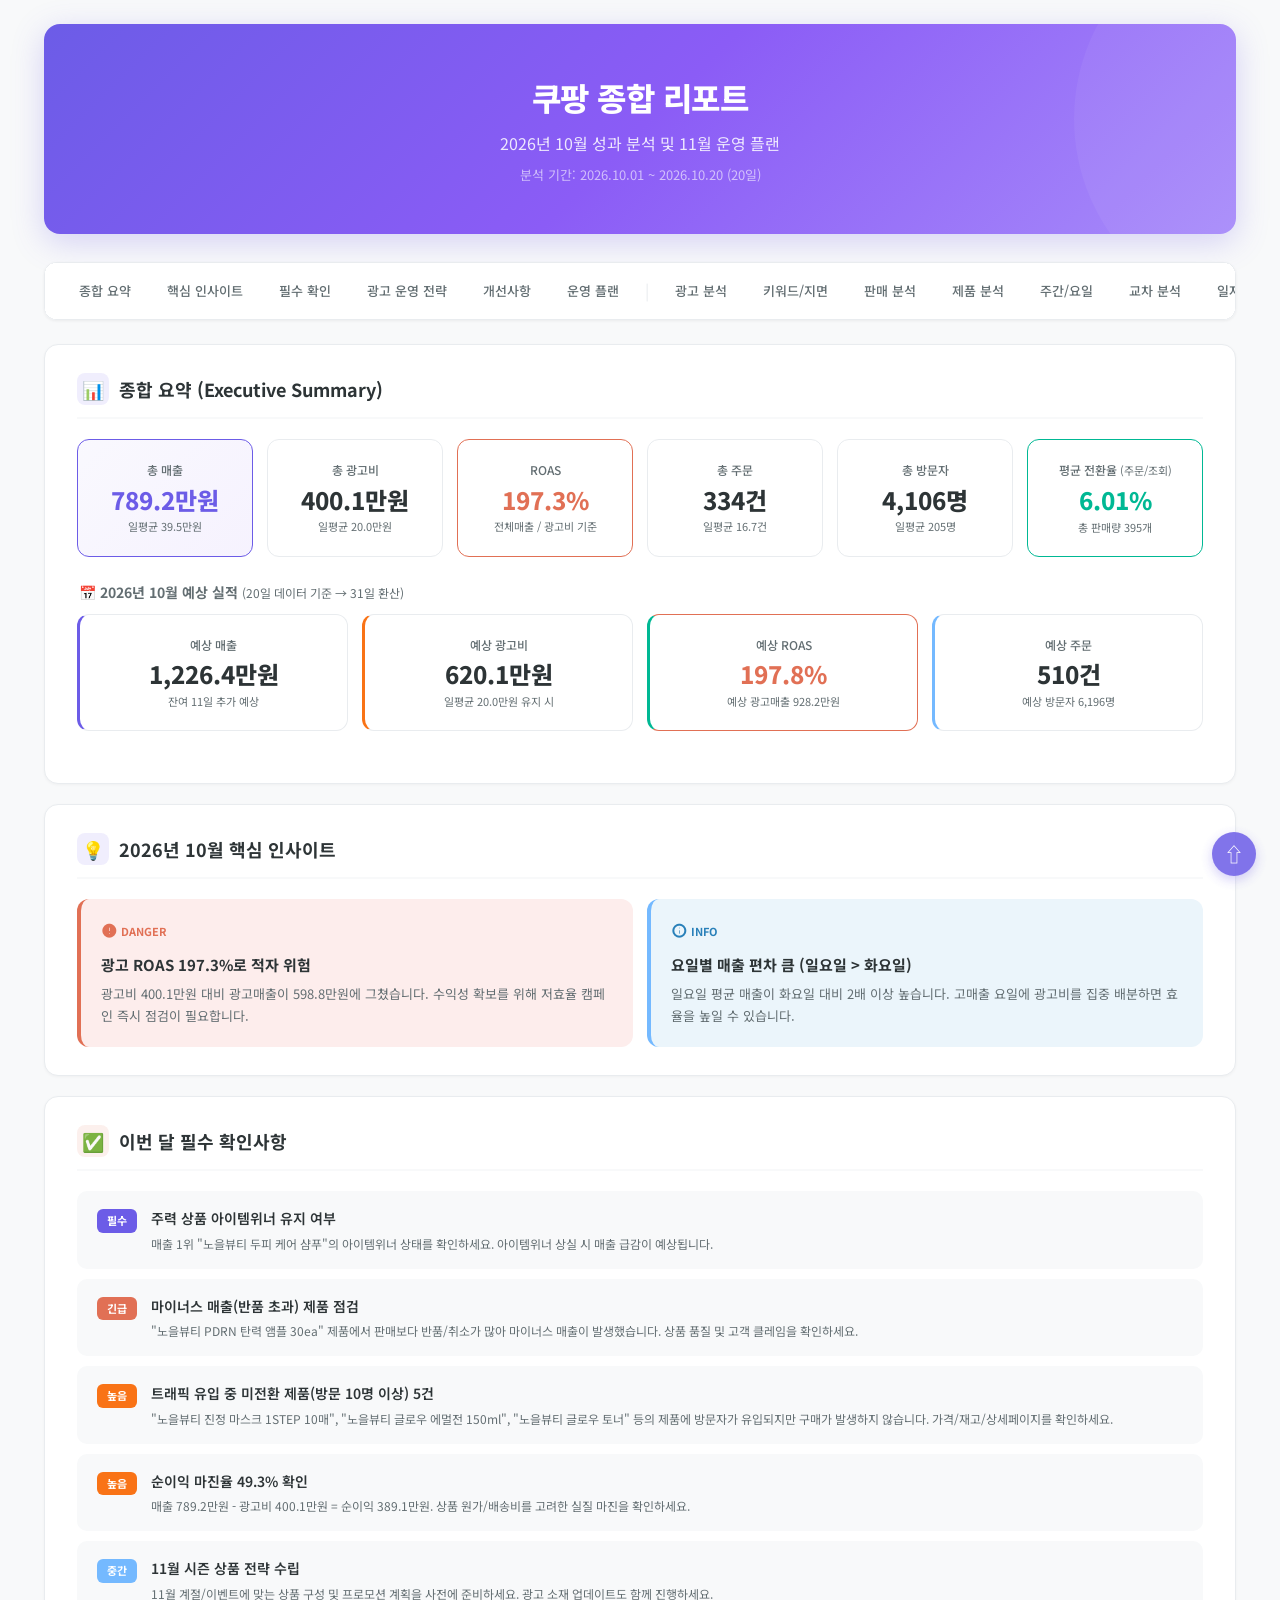
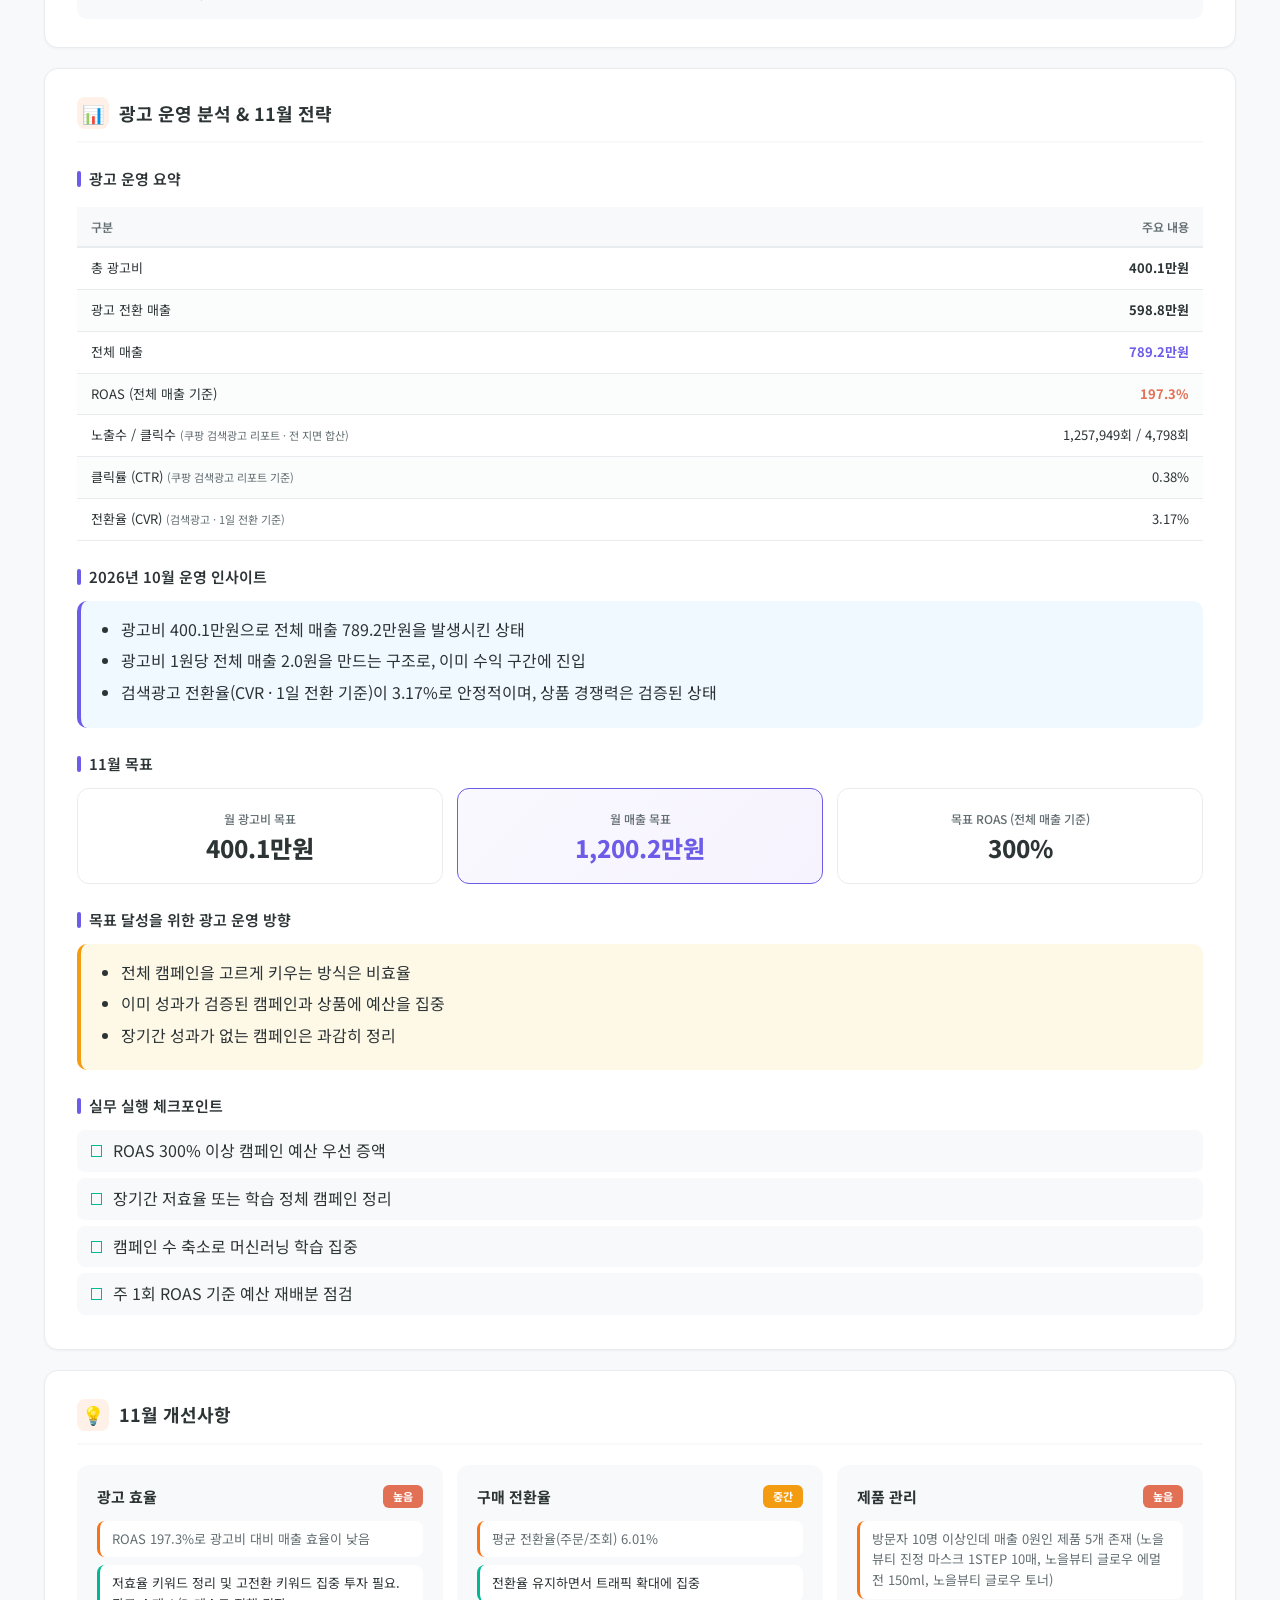
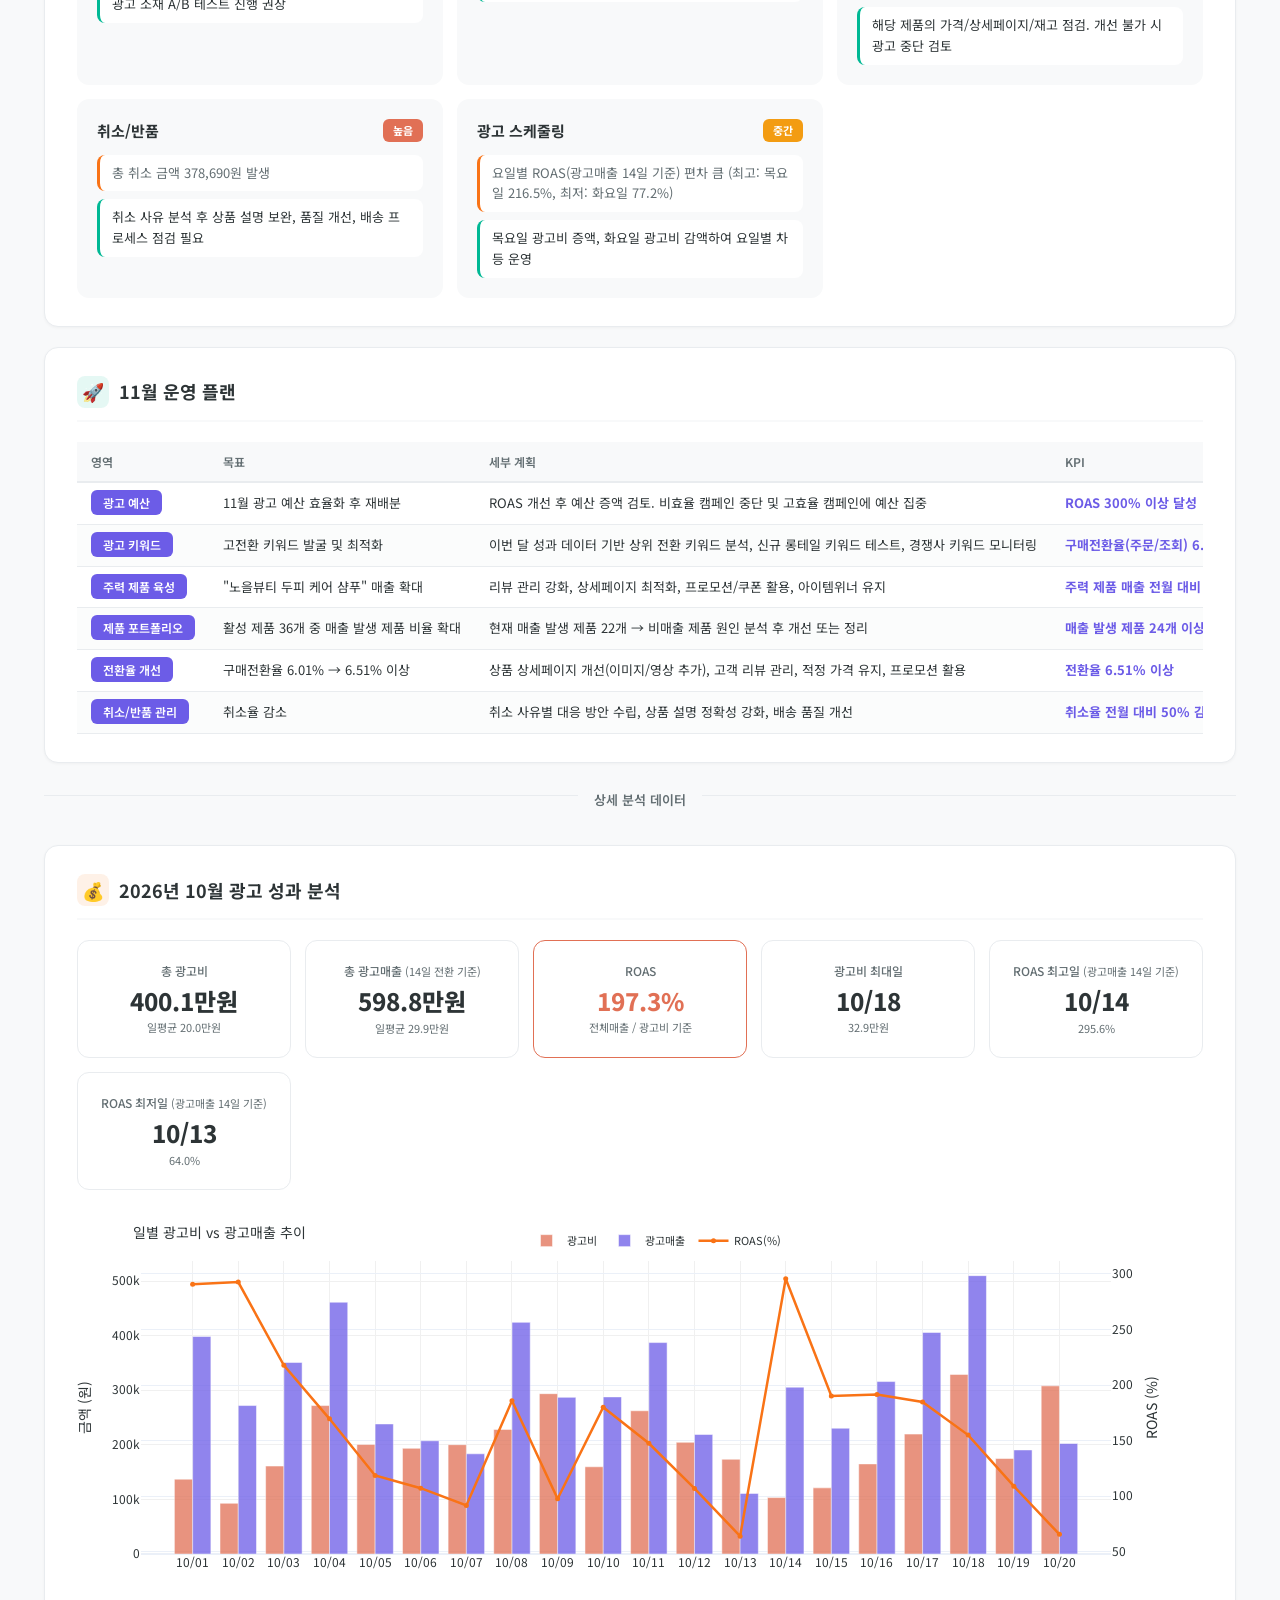
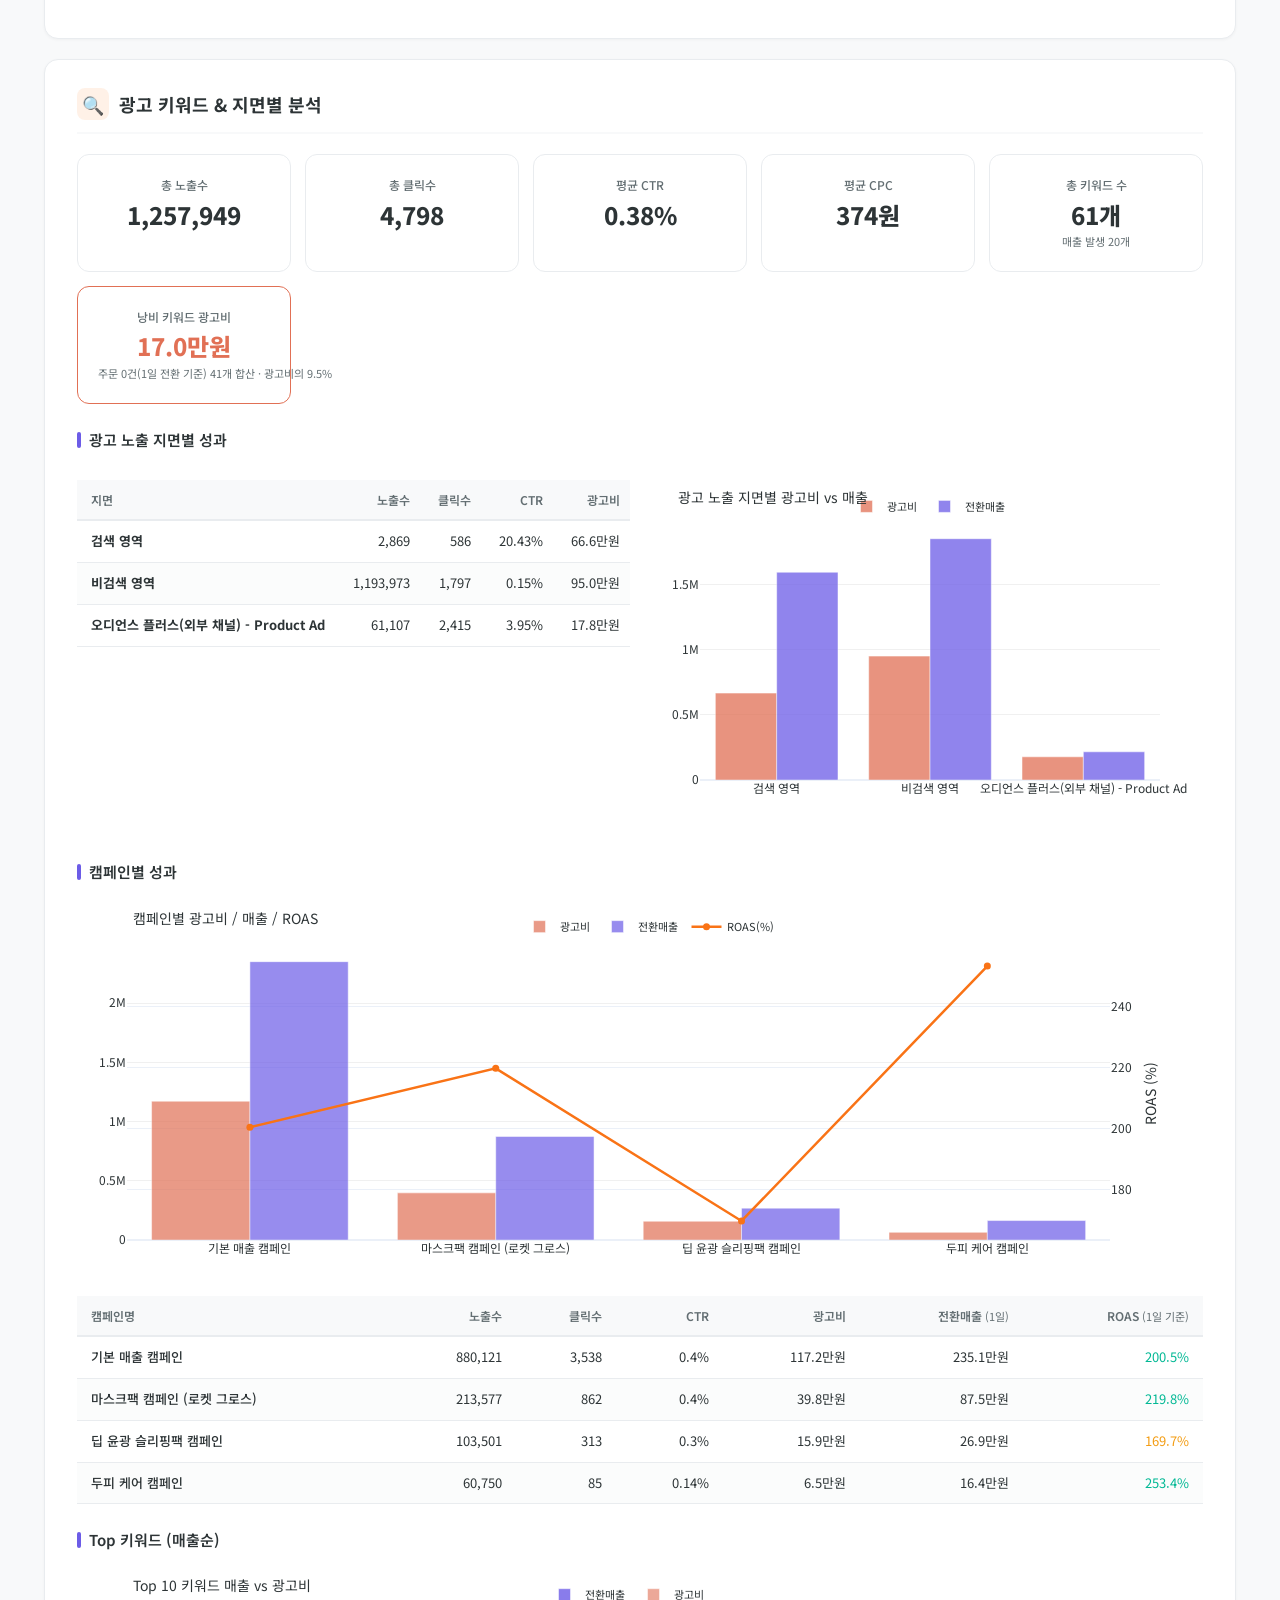
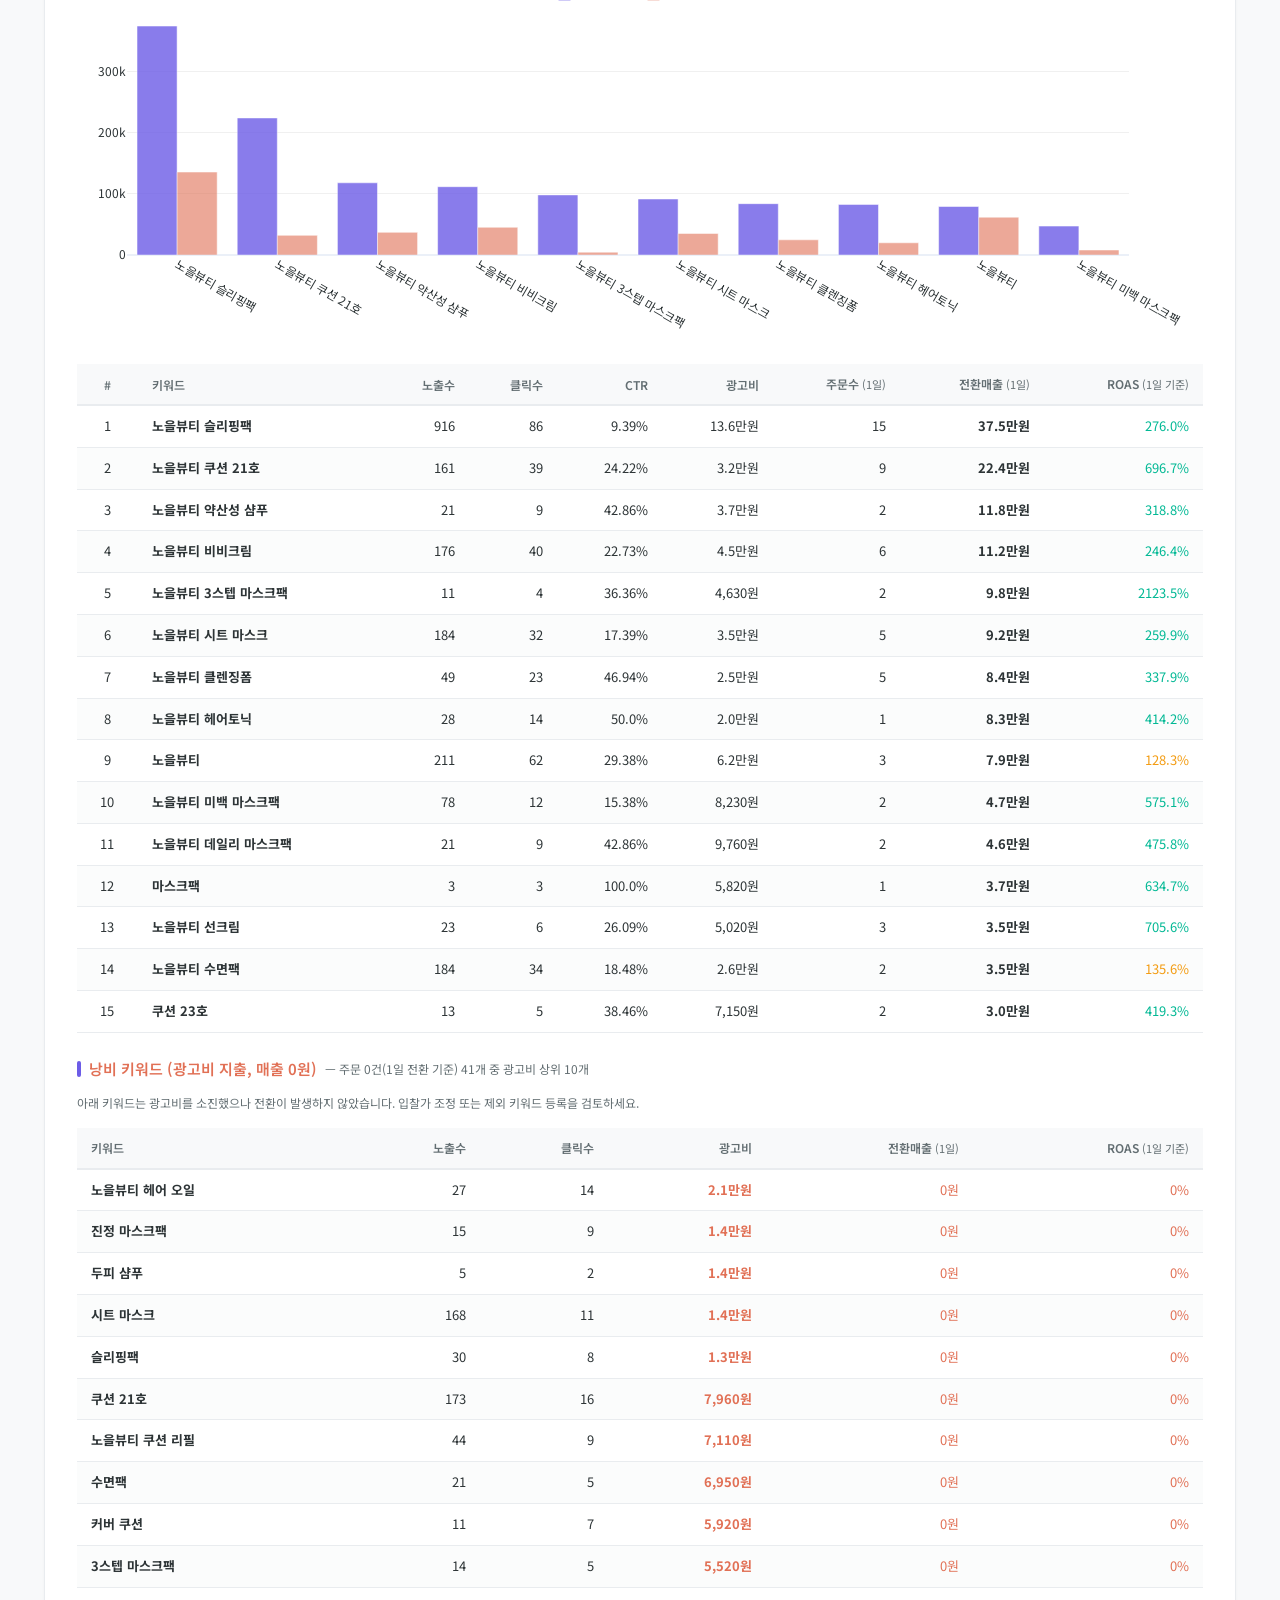
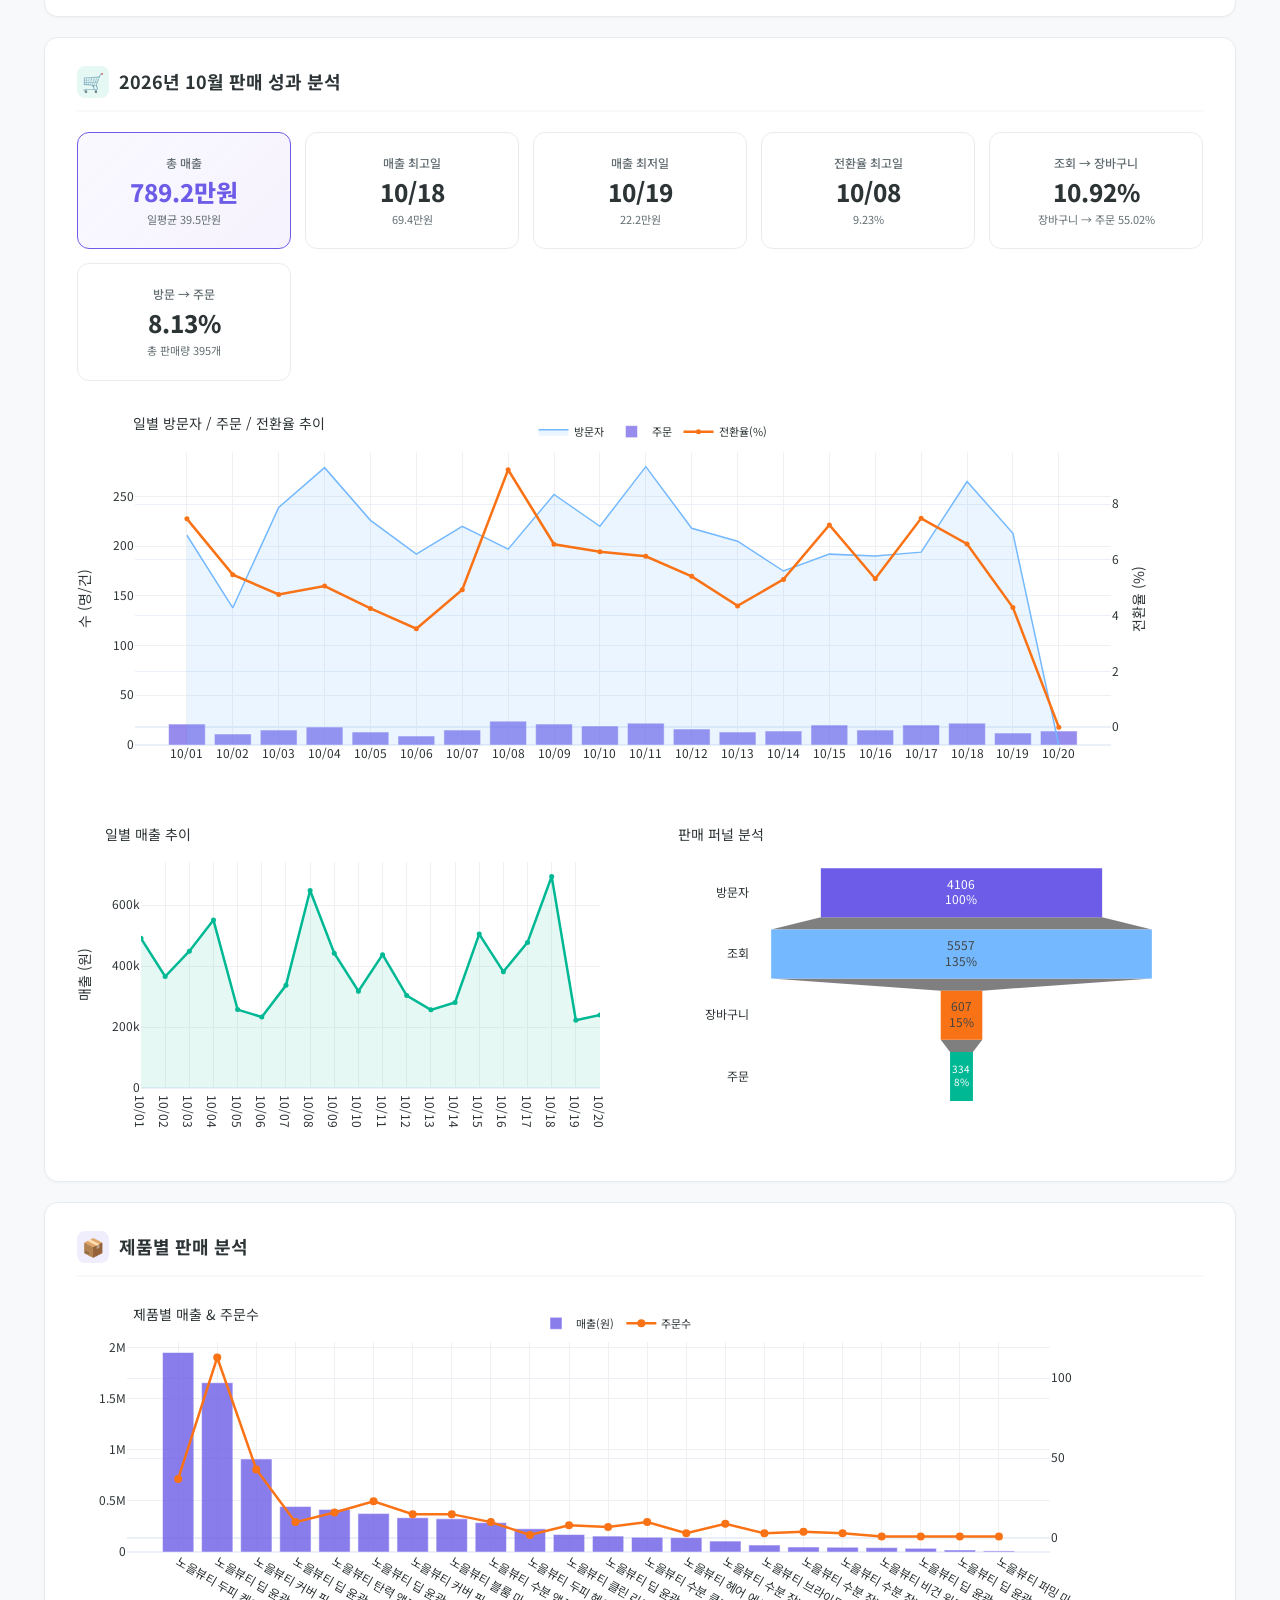
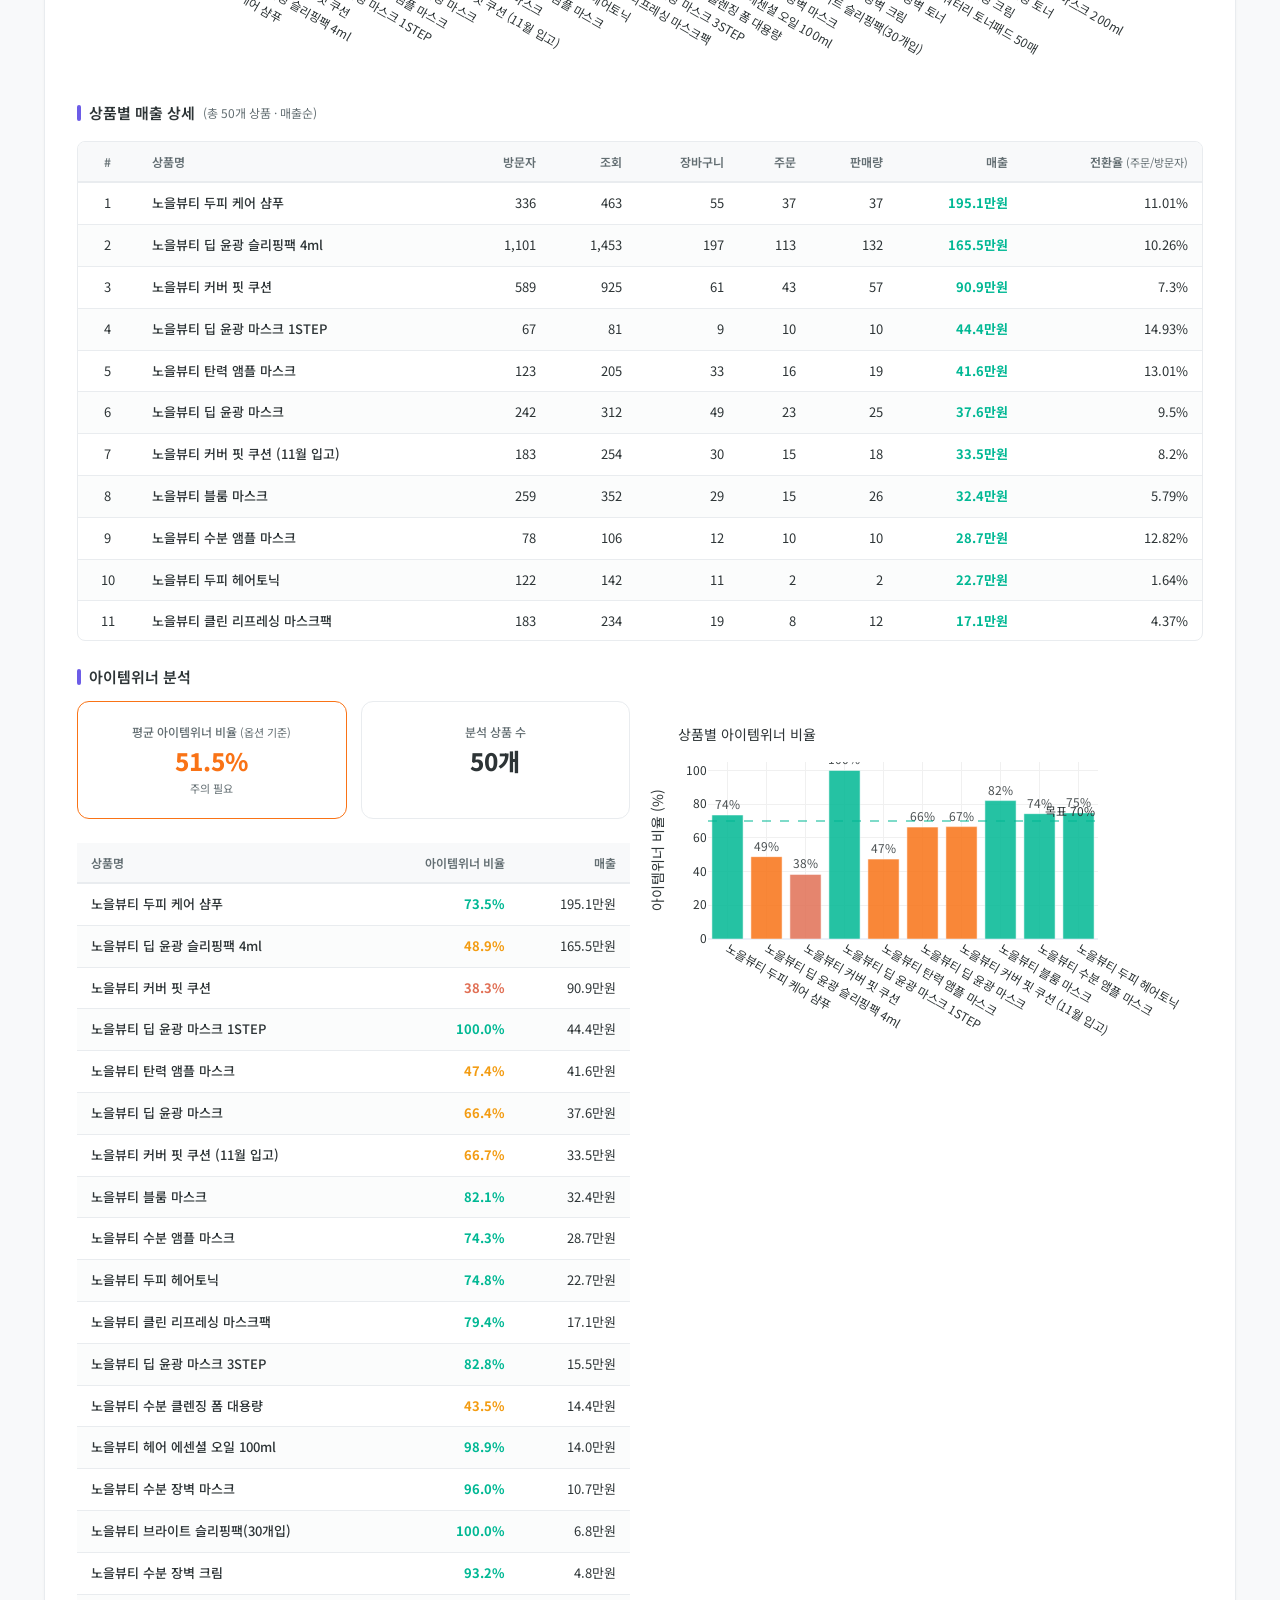
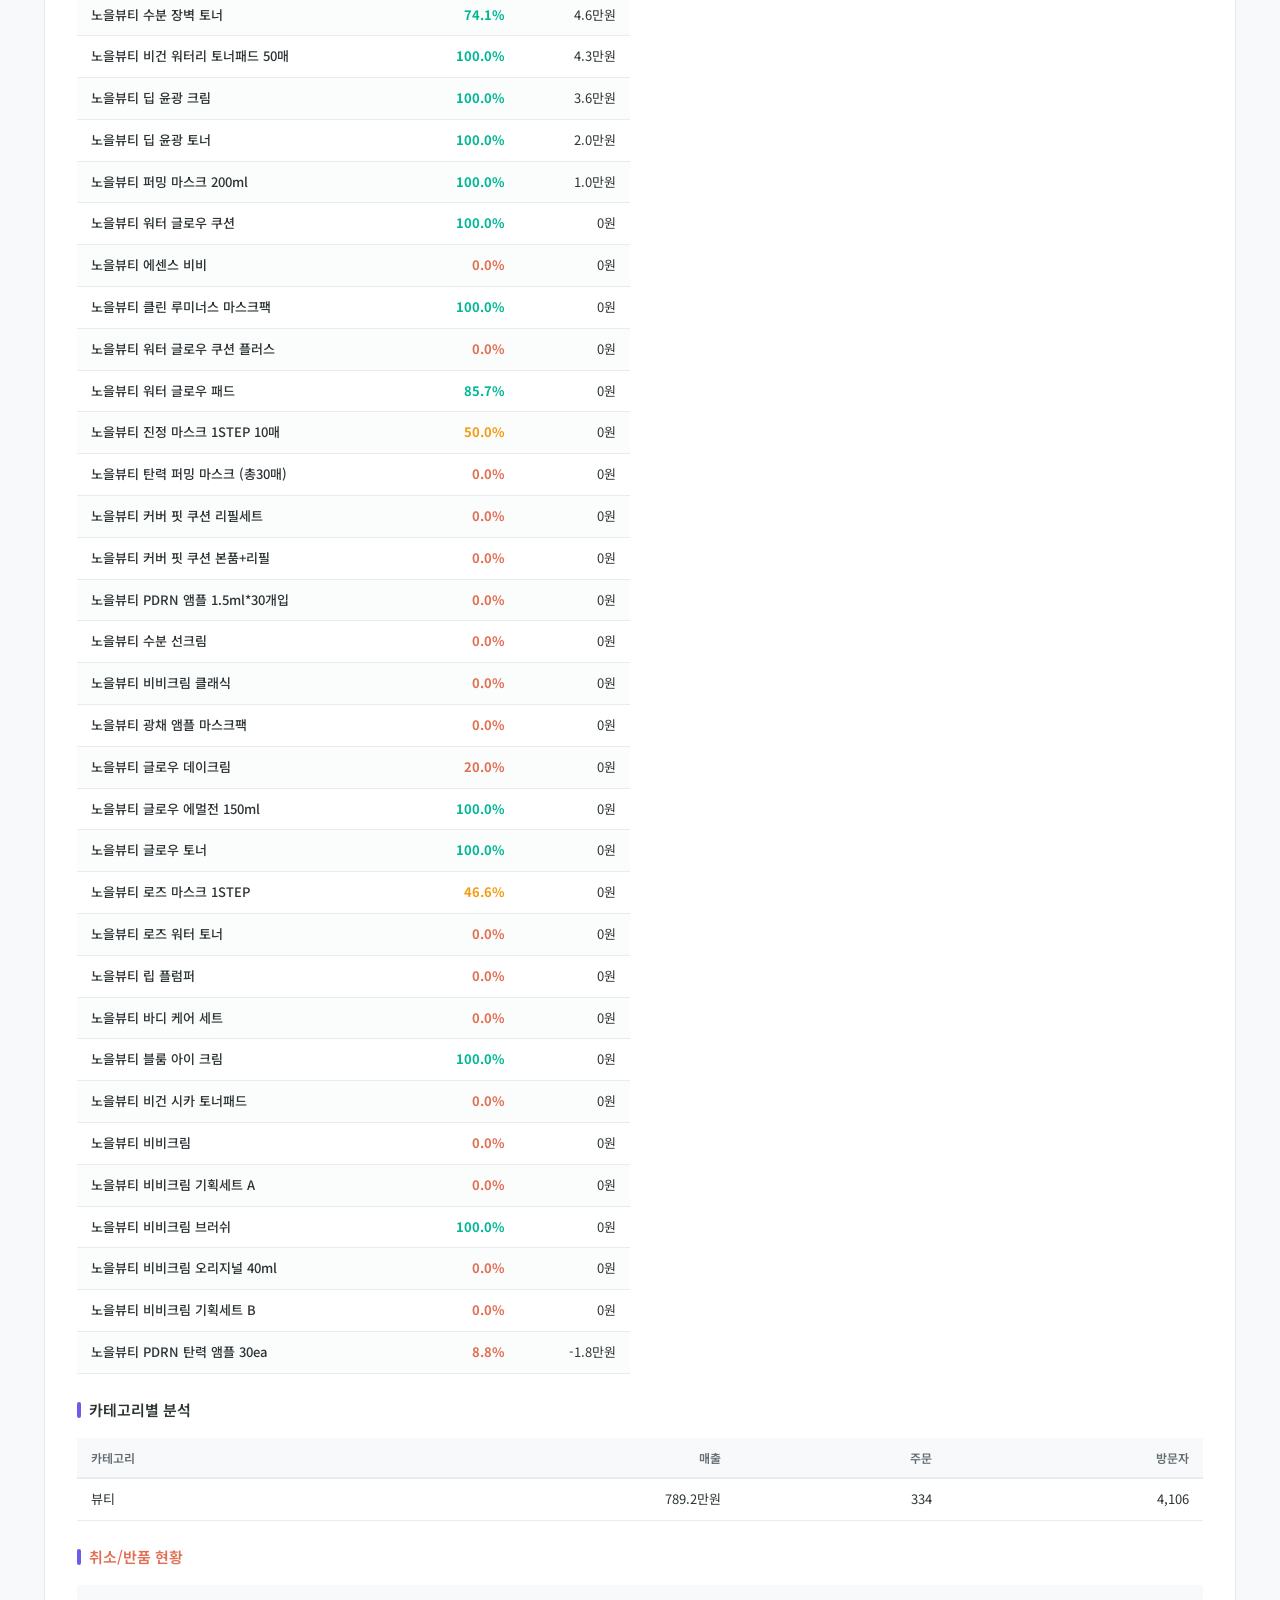
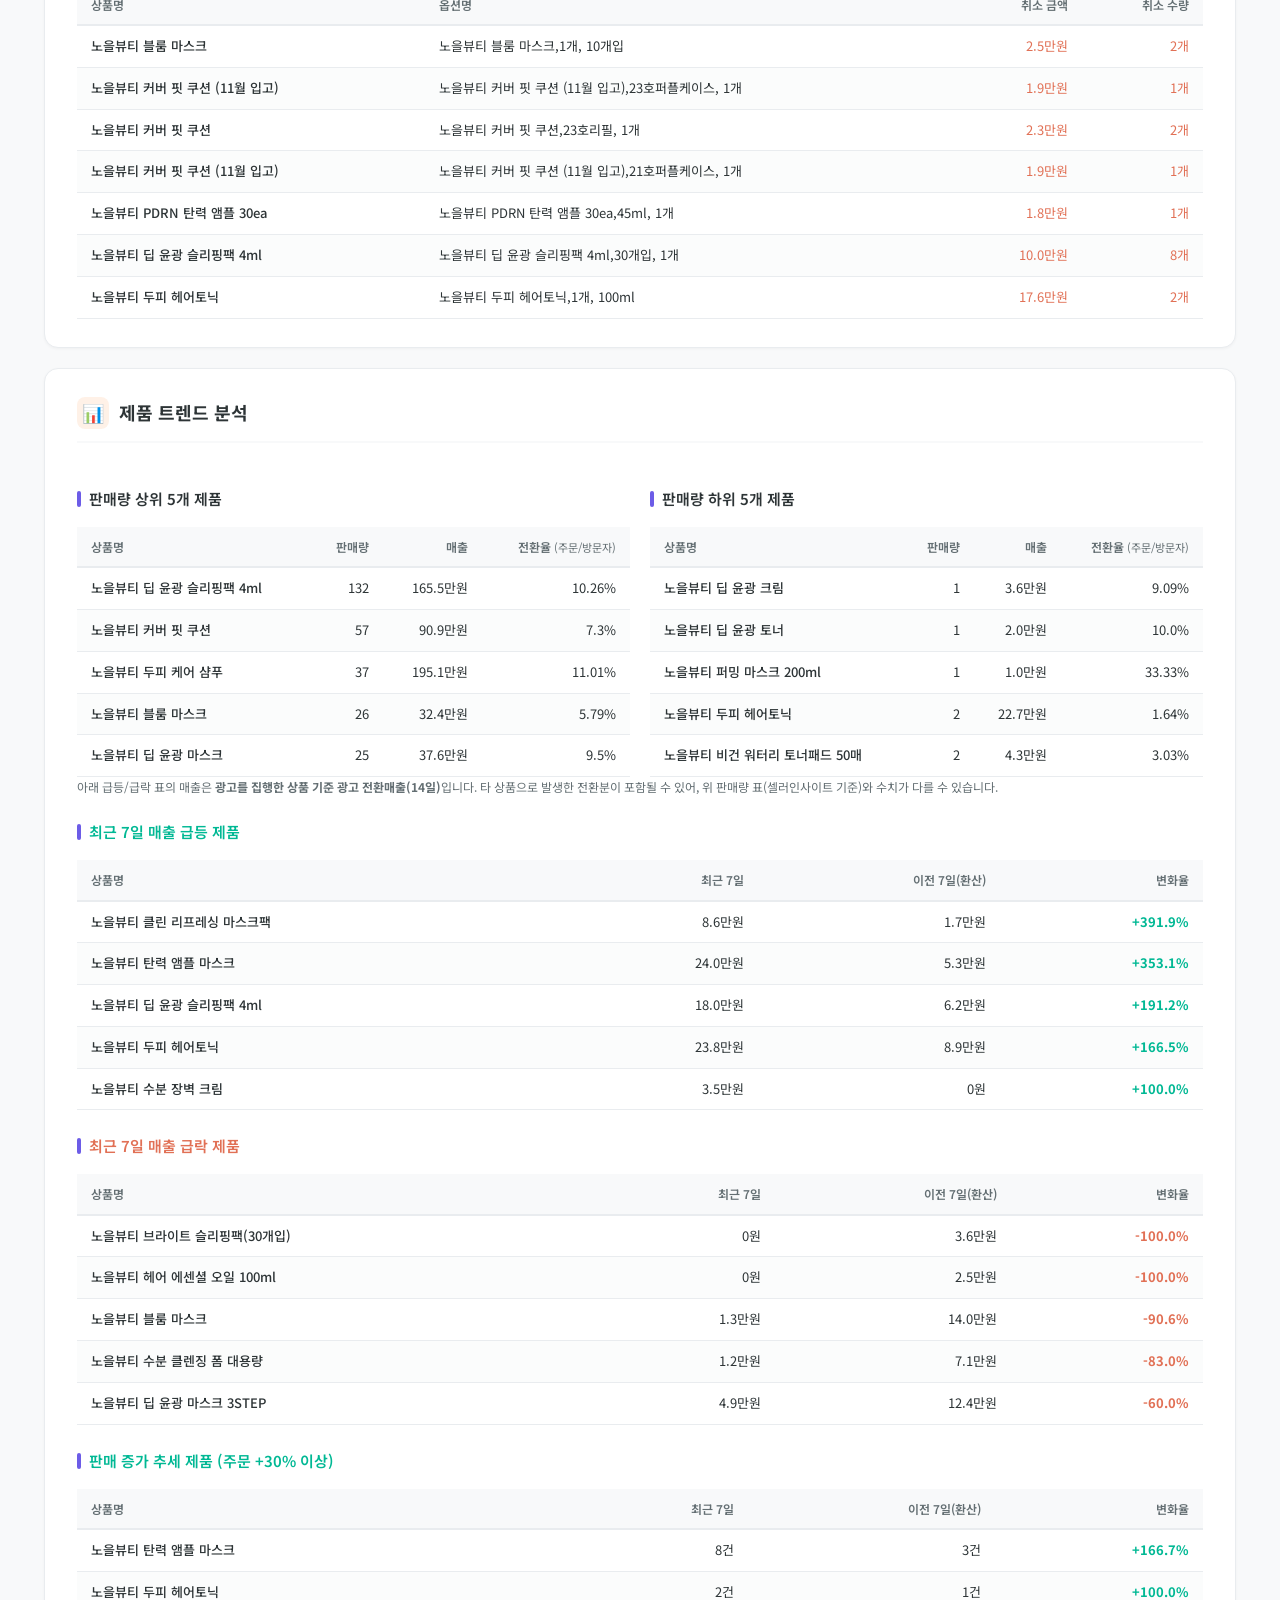
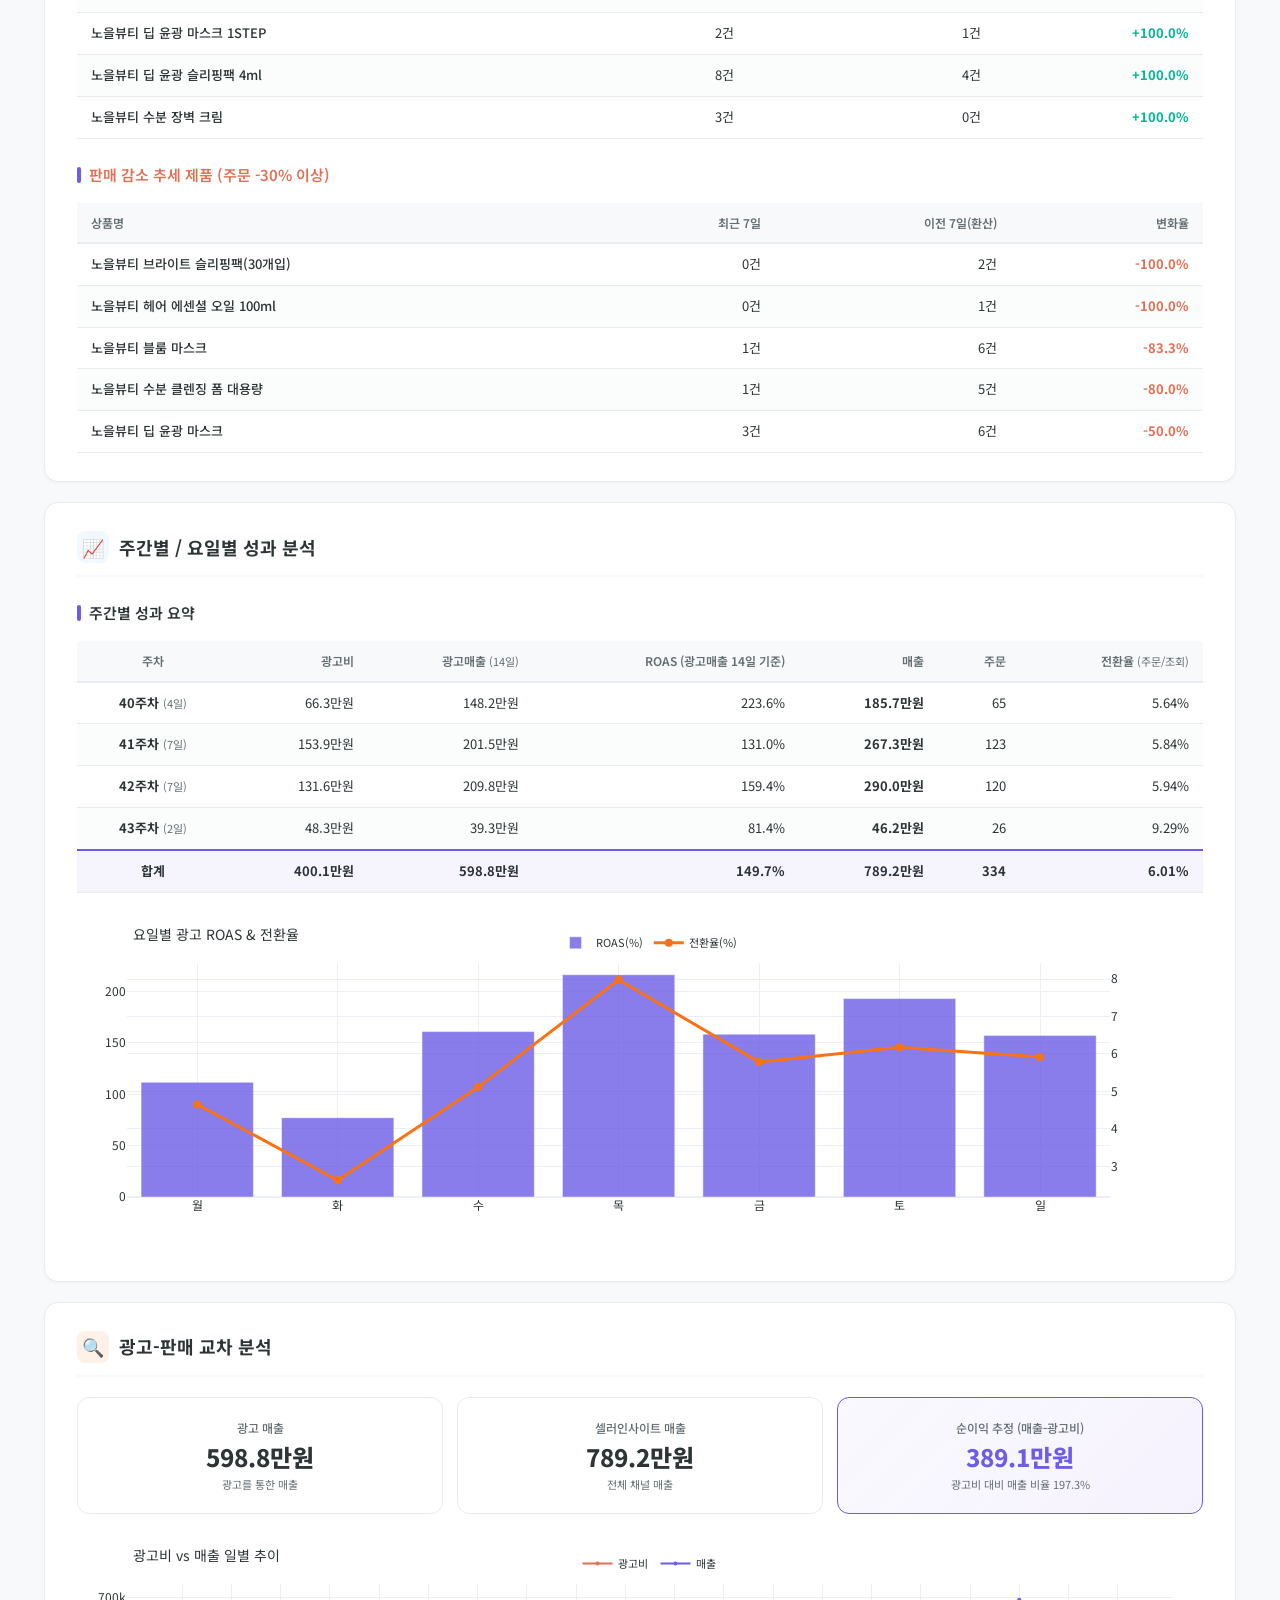
<file: 02 쿠팡 종합 리포트 에이전트/완성예제/output/노을뷰티_광고리포트_2026-10-20.html>
<!DOCTYPE html>
<html lang="ko">
<head>
    <meta charset="UTF-8">
    <meta http-equiv="Content-Type" content="text/html; charset=UTF-8">
    <meta name="viewport" content="width=device-width, initial-scale=1.0">
    <title>쿠팡 종합 리포트 - 2026년 10월</title>
    <link rel="preconnect" href="https://fonts.googleapis.com">
    <link rel="preconnect" href="https://fonts.gstatic.com" crossorigin>
    <link href="https://fonts.googleapis.com/css2?family=Noto+Sans+KR:wght@300;400;500;600;700;800&display=swap" rel="stylesheet">
    <link href="https://fonts.googleapis.com/icon?family=Material+Icons+Outlined" rel="stylesheet">
    <script src="https://cdn.plot.ly/plotly-2.35.2.min.js" charset="utf-8"></script>
    <style>
        * {
            margin: 0;
            padding: 0;
            box-sizing: border-box;
        }

        html {
            scroll-behavior: smooth;
        }

        body {
            font-family: 'Noto Sans KR', -apple-system, BlinkMacSystemFont, 'Malgun Gothic', sans-serif;
            background: #F8F9FA;
            color: #2D3436;
            line-height: 1.6;
            -webkit-font-smoothing: antialiased;
        }

        .container {
            max-width: 1240px;
            margin: 0 auto;
            padding: 24px;
        }

        /* ===== Header ===== */
        .report-header {
            background: linear-gradient(135deg, #6C5CE7 0%, #8B5CF6 50%, #A78BFA 100%);
            border-radius: 16px;
            padding: 48px 40px;
            margin-bottom: 28px;
            text-align: center;
            box-shadow: 0 8px 32px rgba(108,92,231,0.25);
            position: relative;
            overflow: hidden;
        }

        .report-header::before {
            content: '';
            position: absolute;
            top: -50%;
            right: -20%;
            width: 400px;
            height: 400px;
            background: rgba(255,255,255,0.05);
            border-radius: 50%;
        }

        .report-header h1 {
            font-size: 32px;
            font-weight: 800;
            color: #ffffff;
            margin-bottom: 8px;
            letter-spacing: -0.5px;
        }

        .report-header .subtitle {
            font-size: 16px;
            color: rgba(255,255,255,0.85);
            font-weight: 400;
        }

        .report-header .period {
            font-size: 13px;
            color: rgba(255,255,255,0.6);
            margin-top: 8px;
        }

        /* ===== Navigation ===== */
        .nav-bar {
            background: #FFFFFF;
            border-radius: 12px;
            padding: 12px 20px;
            margin-bottom: 24px;
            display: flex;
            gap: 8px;
            flex-wrap: nowrap;
            overflow-x: auto;
            align-items: center;
            box-shadow: 0 1px 3px rgba(0,0,0,0.06);
            border: 1px solid #E9ECEF;
            position: sticky;
            top: 0;
            z-index: 100;
            -webkit-overflow-scrolling: touch;
        }

        .nav-bar a {
            color: #636E72;
            text-decoration: none;
            font-size: 13px;
            font-weight: 500;
            padding: 6px 14px;
            border-radius: 8px;
            transition: all 0.2s;
            white-space: nowrap;
            flex-shrink: 0;
        }

        .nav-bar a:hover {
            background: #F8F9FA;
            color: #6C5CE7;
        }

        /* ===== Section ===== */
        .section {
            background: #FFFFFF;
            border-radius: 14px;
            padding: 28px 32px;
            margin-bottom: 20px;
            border: 1px solid #E9ECEF;
            box-shadow: 0 1px 3px rgba(0,0,0,0.04);
            overflow-x: auto;
            scroll-margin-top: 64px; /* sticky nav에 섹션 제목 가림 방지 */
        }

        .data-gap {
            background: #FFF8E1;
            border: 1px solid #F5C400;
            border-left: 5px solid #F5C400;
            border-radius: 10px;
            padding: 18px 22px;
            margin-bottom: 20px;
            word-break: keep-all;
        }
        .data-gap-title {
            font-size: 15px;
            font-weight: 700;
            color: #7A5A00;
            margin-bottom: 10px;
        }
        .data-gap ul {
            margin: 0 0 10px 18px;
            padding: 0;
            font-size: 14px;
            color: #2D3436;
            line-height: 1.8;
        }
        .data-gap-note {
            font-size: 13px;
            color: #7A5A00;
            line-height: 1.7;
        }

        .section-title {
            font-size: 18px;
            font-weight: 700;
            color: #2D3436;
            margin-bottom: 20px;
            padding-bottom: 12px;
            border-bottom: 2px solid #F8F9FA;
            display: flex;
            align-items: center;
            gap: 10px;
            white-space: nowrap;
        }

        .section-title .icon {
            display: inline-flex;
            align-items: center;
            justify-content: center;
            width: 32px;
            height: 32px;
            border-radius: 8px;
            font-size: 18px;
        }

        .icon-purple { background: rgba(108,92,231,0.1); color: #6C5CE7; }
        .icon-green { background: rgba(0,184,148,0.1); color: #00B894; }
        .icon-orange { background: rgba(249,115,22,0.1); color: #F97316; }
        .icon-blue { background: rgba(116,185,255,0.1); color: #74B9FF; }
        .icon-red { background: rgba(225,112,85,0.1); color: #E17055; }

        /* ===== KPI Cards ===== */
        .kpi-grid {
            display: grid;
            grid-template-columns: repeat(auto-fit, minmax(180px, 1fr));
            gap: 14px;
            margin-bottom: 24px;
        }

        .kpi-card {
            background: #FFFFFF;
            border-radius: 12px;
            padding: 20px;
            border: 1px solid #E9ECEF;
            text-align: center;
            transition: transform 0.2s, box-shadow 0.2s;
        }

        .kpi-card:hover {
            transform: translateY(-2px);
            box-shadow: 0 4px 12px rgba(0,0,0,0.08);
        }

        .kpi-card .label {
            font-size: 12px;
            color: #636E72;
            font-weight: 500;
            margin-bottom: 6px;
            white-space: nowrap;
        }

        .kpi-card .value {
            font-size: 24px;
            font-weight: 800;
            color: #2D3436;
            line-height: 1.2;
            white-space: nowrap;
        }

        .kpi-card .sub {
            font-size: 11px;
            color: #636E72;
            margin-top: 4px;
            white-space: nowrap;
        }

        .kpi-card.highlight {
            border-color: #6C5CE7;
            background: linear-gradient(135deg, rgba(108,92,231,0.04), rgba(139,92,246,0.08));
        }

        .kpi-card.highlight .value {
            color: #6C5CE7;
        }

        .kpi-card.good {
            border-color: #00B894;
        }

        .kpi-card.good .value {
            color: #00B894;
        }

        .kpi-card.warning {
            border-color: #F97316;
        }

        .kpi-card.warning .value {
            color: #F97316;
        }

        .kpi-card.danger {
            border-color: #E17055;
        }

        .kpi-card.danger .value {
            color: #E17055;
        }

        /* ===== Tables ===== */
        .table-wrapper {
            overflow-x: auto;
            margin-top: 16px;
        }

        table {
            width: 100%;
            border-collapse: collapse;
        }

        th {
            background: #F8F9FA;
            color: #636E72;
            font-weight: 600;
            font-size: 12px;
            padding: 10px 14px;
            text-align: left;
            border-bottom: 2px solid #E9ECEF;
            white-space: nowrap;
        }

        td {
            padding: 10px 14px;
            font-size: 13px;
            border-bottom: 1px solid #E9ECEF;
            color: #2D3436;
            white-space: nowrap;
        }

        tbody tr:hover {
            background: rgba(108,92,231,0.03);
        }

        tbody tr:nth-child(even) {
            background: rgba(248,249,250,0.5);
        }

        tbody tr:nth-child(even):hover {
            background: rgba(108,92,231,0.03);
        }

        .text-right { text-align: right; }
        .text-center { text-align: center; }
        .text-success { color: #00B894; }
        .text-danger { color: #E17055; }
        .text-warning { color: #F39C12; }
        .text-muted { color: #636E72; }
        .text-primary { color: #6C5CE7; }

        .product-name {
            font-weight: 500;
            white-space: normal;
            word-break: break-word;
        }

        /* ===== Insight Cards ===== */
        .insight-grid {
            display: grid;
            grid-template-columns: repeat(auto-fit, minmax(280px, 1fr));
            gap: 14px;
        }

        .insight-card {
            border-radius: 12px;
            padding: 20px;
        }

        .insight-badge {
            font-size: 11px;
            font-weight: 700;
            margin-bottom: 8px;
            display: flex;
            align-items: center;
            gap: 4px;
        }

        .material-icon {
            font-family: 'Material Icons Outlined';
            font-size: 16px;
            vertical-align: middle;
        }

        .insight-title {
            font-size: 15px;
            font-weight: 700;
            color: #2D3436;
            margin-bottom: 6px;
        }

        .insight-desc {
            font-size: 13px;
            color: #636E72;
            line-height: 1.7;
        }

        /* ===== Check Items ===== */
        .check-list {
            display: flex;
            flex-direction: column;
            gap: 10px;
        }

        .check-item {
            display: flex;
            gap: 14px;
            align-items: flex-start;
            background: #F8F9FA;
            border-radius: 10px;
            padding: 16px 20px;
        }

        .check-badge {
            font-size: 11px;
            font-weight: 700;
            color: white;
            padding: 3px 10px;
            border-radius: 6px;
            white-space: nowrap;
            flex-shrink: 0;
            margin-top: 2px;
        }

        .check-title {
            font-size: 14px;
            font-weight: 600;
            color: #2D3436;
            margin-bottom: 4px;
        }

        .check-desc {
            font-size: 12px;
            color: #636E72;
            line-height: 1.6;
        }

        /* ===== Improvement Cards ===== */
        .improvements-grid {
            display: grid;
            grid-template-columns: repeat(auto-fit, minmax(280px, 1fr));
            gap: 14px;
        }

        .improvement-card {
            background: #F8F9FA;
            border-radius: 12px;
            padding: 20px;
        }

        .improvement-header {
            display: flex;
            justify-content: space-between;
            align-items: center;
            margin-bottom: 12px;
        }

        .improvement-category {
            font-size: 15px;
            font-weight: 700;
            color: #2D3436;
        }

        .badge {
            padding: 3px 10px;
            border-radius: 6px;
            font-size: 11px;
            font-weight: 700;
            color: white;
            white-space: nowrap;
        }

        .improvement-status {
            font-size: 13px;
            color: #636E72;
            margin-bottom: 8px;
            padding: 8px 12px;
            background: #FFFFFF;
            border-radius: 8px;
            border-left: 3px solid #F97316;
        }

        .improvement-action {
            font-size: 13px;
            color: #2D3436;
            padding: 8px 12px;
            background: #FFFFFF;
            border-radius: 8px;
            border-left: 3px solid #00B894;
        }

        /* ===== Plan Badge ===== */
        .plan-badge {
            background: #6C5CE7;
            color: white;
            padding: 4px 12px;
            border-radius: 6px;
            font-size: 12px;
            font-weight: 600;
            white-space: nowrap;
        }

        /* ===== Correlation Cards ===== */
        .corr-grid {
            display: grid;
            grid-template-columns: repeat(3, 1fr);
            gap: 14px;
        }

        .corr-card {
            background: #F8F9FA;
            border-radius: 12px;
            padding: 20px;
            text-align: center;
        }

        .corr-label {
            font-size: 12px;
            color: #636E72;
            font-weight: 500;
            margin-bottom: 8px;
            white-space: nowrap;
        }

        .corr-value {
            font-size: 32px;
            font-weight: 800;
            white-space: nowrap;
        }

        .corr-desc {
            font-size: 11px;
            color: #636E72;
            margin-top: 4px;
            white-space: nowrap;
        }

        .kpi-grid-3 { grid-template-columns: repeat(3, 1fr); }
        .kpi-grid-2 { grid-template-columns: repeat(2, 1fr); }

        /* ===== Chart ===== */
        .chart-container {
            margin: 16px 0;
        }

        .chart-row {
            display: grid;
            grid-template-columns: 1fr 1fr;
            gap: 20px;
        }

        /* ===== Two Column ===== */
        .two-col {
            display: grid;
            grid-template-columns: 1fr 1fr;
            gap: 20px;
        }

        /* ===== Footer ===== */
        .report-footer {
            text-align: center;
            padding: 24px;
            color: #636E72;
            font-size: 12px;
        }

        /* ===== Responsive: Tablet ===== */
        @media (max-width: 768px) {
            .container { padding: 12px; }
            .section { padding: 20px 16px; }
            .chart-row, .two-col { grid-template-columns: 1fr; }
            .kpi-grid { grid-template-columns: repeat(2, 1fr); }
            .improvements-grid, .insight-grid { grid-template-columns: 1fr; }
            .corr-grid { grid-template-columns: 1fr; }
            .nav-bar { padding: 8px 12px; gap: 4px; border-radius: 0 0 12px 12px; }
            .nav-bar a { font-size: 12px; padding: 5px 10px; }
            .report-header { padding: 32px 20px; }
            .report-header h1 { font-size: 24px; }
            .kpi-grid-3 { grid-template-columns: repeat(2, 1fr); }
            .section-title { font-size: 16px; white-space: normal; }
            .sub-heading { white-space: normal; }
        }

        /* ===== Responsive: Mobile ===== */
        @media (max-width: 480px) {
            .container { padding: 8px; }
            .section { padding: 16px 12px; border-radius: 10px; }
            .report-header { padding: 24px 16px; border-radius: 12px; margin-bottom: 16px; }
            .report-header h1 { font-size: 20px; }
            .report-header .subtitle { font-size: 13px; }
            .report-header .period { font-size: 11px; }

            /* KPI 카드: 2열, 값 크기 축소 (인라인 스타일 오버라이드) */
            .kpi-grid { grid-template-columns: repeat(2, 1fr) !important; gap: 8px; margin-bottom: 16px; }
            .kpi-grid-3 { grid-template-columns: repeat(2, 1fr); }
            .kpi-grid-2 { grid-template-columns: repeat(2, 1fr); }
            .two-col { grid-template-columns: 1fr; }
            .kpi-card { padding: 14px 10px; border-radius: 10px; }
            .kpi-card .value { font-size: 18px; white-space: normal; word-break: break-all; }
            .kpi-card .label { font-size: 11px; }
            .kpi-card .sub { font-size: 10px; white-space: normal; }

            /* 섹션 타이틀 */
            .section-title { font-size: 15px; white-space: normal; gap: 6px; margin-bottom: 14px; }
            .section-title .icon { width: 28px; height: 28px; font-size: 15px; }
            .sub-heading { font-size: 13px; white-space: normal; }

            /* 인사이트/개선사항 카드 */
            .insight-card { padding: 14px; }
            .insight-title { font-size: 13px; }
            .insight-desc { font-size: 12px; }
            .improvement-card { padding: 14px; }

            /* 체크리스트 세로 배치 */
            .check-item { flex-direction: column; gap: 8px; padding: 12px 14px; }
            .check-badge { align-self: flex-start; }

            /* 상관관계 카드 */
            .corr-grid { grid-template-columns: 1fr; gap: 8px; }
            .corr-value { font-size: 24px; }

            /* 테이블 */
            table { font-size: 11px; }
            th { padding: 8px 6px; font-size: 11px; }
            td { padding: 8px 6px; font-size: 11px; }
            .product-name { max-width: 140px; }

            /* 차트 */
            .chart-container { margin: 8px -12px; }

            /* 스크롤 테이블 */
            .daily-table-wrap, .scroll-table-wrap { max-height: 400px; }

            /* 맨 위로 버튼 */
            .back-to-top { right: 12px; bottom: 12px; width: 38px; height: 38px; font-size: 17px; }
        }

        /* ===== Print ===== */
        @media print {
            * {
                -webkit-print-color-adjust: exact !important;
                print-color-adjust: exact !important;
            }

            body { background: white; }
            .nav-bar { display: none; }
            .back-to-top { display: none !important; }
            .report-header { box-shadow: none; break-after: avoid; }
            .report-header::before { display: none !important; }

            .section {
                box-shadow: none;
                border: 1px solid #ddd;
                break-inside: auto;
                page-break-inside: auto;
                overflow: visible !important;
            }

            .section-title {
                break-after: avoid;
                page-break-after: avoid;
            }

            .sub-heading {
                break-after: avoid;
                page-break-after: avoid;
            }

            .kpi-grid {
                break-inside: avoid;
                page-break-inside: avoid;
            }

            .kpi-card {
                break-inside: avoid;
                page-break-inside: avoid;
            }

            .insight-card {
                break-inside: avoid;
                page-break-inside: avoid;
            }

            .check-item {
                break-inside: avoid;
                page-break-inside: avoid;
            }

            .improvement-card {
                break-inside: avoid;
                page-break-inside: avoid;
            }

            .corr-grid {
                break-inside: avoid;
                page-break-inside: avoid;
            }

            .chart-container {
                break-inside: avoid;
                page-break-inside: avoid;
            }

            .chart-row {
                break-inside: avoid;
                page-break-inside: avoid;
            }

            .table-wrapper {
                break-inside: avoid;
                page-break-inside: avoid;
                overflow: visible !important;
            }

            .daily-table-wrap, .scroll-table-wrap {
                max-height: none !important;
                overflow: visible !important;
            }

            table {
                break-inside: auto;
                page-break-inside: auto;
            }

            tr {
                break-inside: avoid;
                page-break-inside: avoid;
            }

            thead {
                display: table-header-group;
            }

            .two-col {
                break-inside: avoid;
                page-break-inside: avoid;
            }
        }

        /* ===== Sub heading ===== */
        .sub-heading {
            font-size: 15px;
            font-weight: 600;
            color: #2D3436;
            margin: 24px 0 12px;
            display: flex;
            align-items: center;
            gap: 8px;
            white-space: nowrap;
        }

        .sub-heading::before {
            content: '';
            display: inline-block;
            width: 4px;
            height: 16px;
            background: #6C5CE7;
            border-radius: 2px;
        }

        /* ===== Scroll table (일자별 상세, 제품별 등 긴 테이블) ===== */
        .daily-table-wrap, .scroll-table-wrap {
            max-height: 500px;
            overflow-y: auto;
            border-radius: 8px;
            border: 1px solid #E9ECEF;
            margin-top: 16px;
        }

        .daily-table-wrap table thead th, .scroll-table-wrap table thead th {
            position: sticky;
            top: 0;
            z-index: 10;
            background: #F8F9FA;
        }

        /* ===== 합계 행 ===== */
        .total-row td {
            font-weight: 700;
            background: rgba(108,92,231,0.06);
            border-top: 2px solid #6C5CE7;
            color: #2D3436;
        }

        /* ===== 맨 위로 버튼 ===== */
        .back-to-top {
            position: fixed;
            right: 24px;
            bottom: 24px;
            width: 44px;
            height: 44px;
            background: #6C5CE7;
            color: #ffffff;
            border-radius: 50%;
            display: flex;
            align-items: center;
            justify-content: center;
            font-size: 20px;
            text-decoration: none;
            box-shadow: 0 4px 12px rgba(108,92,231,0.35);
            z-index: 200;
            opacity: 0.85;
            transition: opacity 0.2s, transform 0.2s;
        }

        .back-to-top:hover {
            opacity: 1;
            transform: translateY(-2px);
        }
    </style>
</head>
<body>
    <div class="container">

        <!-- ===== Header ===== -->
        <div class="report-header">
            <h1>쿠팡 종합 리포트</h1>
            <div class="subtitle">2026년 10월 성과 분석 및 11월 운영 플랜</div>
            <div class="period">분석 기간: 2026.10.01 ~ 2026.10.20 (20일)</div>
        </div>


        <!-- ===== Navigation ===== -->
        <div class="nav-bar" id="nav">
            <a href="#summary">종합 요약</a>
            <a href="#insights">핵심 인사이트</a>
            <a href="#checks">필수 확인</a>
            <a href='#ad-ops'>광고 운영 전략</a>
            <a href="#improve">개선사항</a>
            <a href="#plan">운영 플랜</a>
            <span style="color:#E9ECEF; padding:0 4px;">|</span>
            <a href='#ad'>광고 분석</a>
            <a href='#keyword'>키워드/지면</a>
            <a href="#sales">판매 분석</a>
            <a href="#products">제품 분석</a>
            <a href="#weekly">주간/요일</a>
            <a href='#cross'>교차 분석</a>
            <a href="#daily">일자별 상세</a>
        </div>

        <!-- ===== 1. Executive Summary ===== -->
        <div class="section" id="summary">
            <div class="section-title">
                <span class="icon icon-purple">&#x1f4ca;</span>
                종합 요약 (Executive Summary)
            </div>
            <div class="kpi-grid" style="grid-template-columns: repeat(6, 1fr);">
                <div class="kpi-card highlight">
                    <div class="label">총 매출</div>
                    <div class="value">789.2만원</div>
                    <div class="sub">일평균 39.5만원</div>
                </div>
                <div class="kpi-card">
                    <div class="label">총 광고비</div>
                    <div class="value">400.1만원</div>
                    <div class="sub">일평균 20.0만원</div>
                </div>
                <div class="kpi-card danger">
                    <div class="label">ROAS</div>
                    <div class="value">197.3%</div>
                    <div class="sub">전체매출 / 광고비 기준</div>
                </div>
                <div class="kpi-card">
                    <div class="label">총 주문</div>
                    <div class="value">334건</div>
                    <div class="sub">일평균 16.7건</div>
                </div>
                <div class="kpi-card">
                    <div class="label">총 방문자</div>
                    <div class="value">4,106명</div>
                    <div class="sub">일평균 205명</div>
                </div>
                <div class="kpi-card good">
                    <div class="label">평균 전환율 <span style="font-weight:400; font-size:11px;">(주문/조회)</span></div>
                    <div class="value">6.01%</div>
                    <div class="sub">총 판매량 395개</div>
                </div>
            </div>

            <!-- 당월 예상 -->
            <div style="margin-top:20px;">
                <div style="font-size:14px; font-weight:700; color:#636E72; margin-bottom:10px; padding-left:2px;">
                    &#x1f4c5; 2026년 10월 예상 실적 <span style="font-weight:400; font-size:12px; color:#636E72;">(20일 데이터 기준 → 31일 환산)</span>
                </div>
                <div class="kpi-grid">
                    <div class="kpi-card" style="border-left:3px solid #6C5CE7;">
                        <div class="label">예상 매출</div>
                        <div class="value">1,226.4만원</div>
                        <div class="sub">잔여 11일 추가 예상</div>
                    </div>
                    <div class="kpi-card" style="border-left:3px solid #F97316;"><div class="label">예상 광고비</div><div class="value">620.1만원</div><div class="sub">일평균 20.0만원 유지 시</div></div><div class="kpi-card danger" style="border-left:3px solid #00B894;"><div class="label">예상 ROAS</div><div class="value">197.8%</div><div class="sub">예상 광고매출 928.2만원</div></div>
                    <div class="kpi-card" style="border-left:3px solid #74B9FF;">
                        <div class="label">예상 주문</div>
                        <div class="value">510건</div>
                        <div class="sub">예상 방문자 6,196명</div>
                    </div>
                </div>
            </div>
            
        </div>

        <!-- ===== 2. Key Insights ===== -->
        <div class="section" id="insights">
            <div class="section-title">
                <span class="icon icon-purple">&#x1f4a1;</span>
                2026년 10월 핵심 인사이트
            </div>
            <div class="insight-grid">
                
        <div class="insight-card" style="background:#FDEDEC; border-left:4px solid #E17055;">
            <div class="insight-badge" style="color:#E17055">
                <span class="material-icon">error</span>
                DANGER
            </div>
            <div class="insight-title">광고 ROAS 197.3%로 적자 위험</div>
            <div class="insight-desc">광고비 400.1만원 대비 광고매출이 598.8만원에 그쳤습니다. 수익성 확보를 위해 저효율 캠페인 즉시 점검이 필요합니다.</div>
        </div>
        <div class="insight-card" style="background:#EBF5FB; border-left:4px solid #74B9FF;">
            <div class="insight-badge" style="color:#2980B9">
                <span class="material-icon">info</span>
                INFO
            </div>
            <div class="insight-title">요일별 매출 편차 큼 (일요일 > 화요일)</div>
            <div class="insight-desc">일요일 평균 매출이 화요일 대비 2배 이상 높습니다. 고매출 요일에 광고비를 집중 배분하면 효율을 높일 수 있습니다.</div>
        </div>
            </div>
        </div>

        <!-- ===== 3. Must Checks ===== -->
        <div class="section" id="checks">
            <div class="section-title">
                <span class="icon icon-red">&#x2705;</span>
                이번 달 필수 확인사항
            </div>
            <div class="check-list">
                
        <div class="check-item">
            <span class="check-badge" style="background:#6C5CE7">필수</span>
            <div class="check-content">
                <div class="check-title">주력 상품 아이템위너 유지 여부</div>
                <div class="check-desc">매출 1위 "노을뷰티 두피 케어 샴푸"의 아이템위너 상태를 확인하세요. 아이템위너 상실 시 매출 급감이 예상됩니다.</div>
            </div>
        </div>
        <div class="check-item">
            <span class="check-badge" style="background:#E17055">긴급</span>
            <div class="check-content">
                <div class="check-title">마이너스 매출(반품 초과) 제품 점검</div>
                <div class="check-desc">"노을뷰티 PDRN 탄력 앰플 30ea" 제품에서 판매보다 반품/취소가 많아 마이너스 매출이 발생했습니다. 상품 품질 및 고객 클레임을 확인하세요.</div>
            </div>
        </div>
        <div class="check-item">
            <span class="check-badge" style="background:#F97316">높음</span>
            <div class="check-content">
                <div class="check-title">트래픽 유입 중 미전환 제품(방문 10명 이상) 5건</div>
                <div class="check-desc">"노을뷰티 진정 마스크 1STEP 10매", "노을뷰티 글로우 에멀전 150ml", "노을뷰티 글로우 토너" 등의 제품에 방문자가 유입되지만 구매가 발생하지 않습니다. 가격/재고/상세페이지를 확인하세요.</div>
            </div>
        </div>
        <div class="check-item">
            <span class="check-badge" style="background:#F97316">높음</span>
            <div class="check-content">
                <div class="check-title">순이익 마진율 49.3% 확인</div>
                <div class="check-desc">매출 789.2만원 - 광고비 400.1만원 = 순이익 389.1만원. 상품 원가/배송비를 고려한 실질 마진을 확인하세요.</div>
            </div>
        </div>
        <div class="check-item">
            <span class="check-badge" style="background:#74B9FF">중간</span>
            <div class="check-content">
                <div class="check-title">11월 시즌 상품 전략 수립</div>
                <div class="check-desc">11월 계절/이벤트에 맞는 상품 구성 및 프로모션 계획을 사전에 준비하세요. 광고 소재 업데이트도 함께 진행하세요.</div>
            </div>
        </div>
            </div>
        </div>

        
        <!-- ===== 광고 운영 분석 & 전략 ===== -->
        <div class="section" id="ad-ops">
            <div class="section-title">
                <span class="icon icon-orange">&#x1f4ca;</span>
                광고 운영 분석 & 11월 전략
            </div>

            <!-- 광고 운영 요약 테이블 -->
            <div class="sub-heading">광고 운영 요약</div>
            <div class="table-wrapper">
                <table>
                    <thead>
                        <tr>
                            <th>구분</th>
                            <th class="text-right">주요 내용</th>
                        </tr>
                    </thead>
                    <tbody>
                        <tr><td>총 광고비</td><td class="text-right"><strong>400.1만원</strong></td></tr>
                        <tr><td>광고 전환 매출</td><td class="text-right"><strong>598.8만원</strong></td></tr>
                        <tr><td>전체 매출</td><td class="text-right"><strong style="color:#6C5CE7">789.2만원</strong></td></tr>
                        <tr><td>ROAS (전체 매출 기준)</td><td class="text-right"><strong style="color:#E17055">197.3%</strong></td></tr>
                        <tr><td>노출수 / 클릭수 <span style="color:#636E72; font-size:11px;">(쿠팡 검색광고 리포트 · 전 지면 합산)</span></td><td class="text-right">1,257,949회 / 4,798회</td></tr>
                        <tr><td>클릭률 (CTR) <span style="color:#636E72; font-size:11px;">(쿠팡 검색광고 리포트 기준)</span></td><td class="text-right">0.38%</td></tr>
                        <tr><td>전환율 (CVR) <span style="color:#636E72; font-size:11px;">(검색광고 · 1일 전환 기준)</span></td><td class="text-right">3.17%</td></tr>
                    </tbody>
                </table>
            </div>

            <!-- 운영 인사이트 -->
            <div class="sub-heading" style="margin-top:24px;">2026년 10월 운영 인사이트</div>
            <div style="padding:16px 20px; background:#F0F9FF; border-radius:10px; border-left:4px solid #6C5CE7;">
                <ul style="margin:0; padding-left:20px; color:#2D3436;">
                    <li style="margin-bottom:6px;">광고비 400.1만원으로 전체 매출 789.2만원을 발생시킨 상태</li><li style="margin-bottom:6px;">광고비 1원당 전체 매출 2.0원을 만드는 구조로, 이미 수익 구간에 진입</li><li style="margin-bottom:6px;">검색광고 전환율(CVR · 1일 전환 기준)이 3.17%로 안정적이며, 상품 경쟁력은 검증된 상태</li>
                </ul>
            </div>

            <!-- 이번 달 목표 -->
            <div class="sub-heading" style="margin-top:24px;">11월 목표</div>
            <div class="kpi-grid kpi-grid-3">
                <div class="kpi-card">
                    <div class="label">월 광고비 목표</div>
                    <div class="value">400.1만원</div>
                </div>
                <div class="kpi-card highlight">
                    <div class="label">월 매출 목표</div>
                    <div class="value">1,200.2만원</div>
                </div>
                <div class="kpi-card">
                    <div class="label">목표 ROAS (전체 매출 기준)</div>
                    <div class="value">300%</div>
                </div>
            </div>

            <!-- 목표 달성 운영 방향 -->
            <div class="sub-heading" style="margin-top:24px;">목표 달성을 위한 광고 운영 방향</div>
            <div style="padding:16px 20px; background:#FEF9E7; border-radius:10px; border-left:4px solid #F39C12;">
                <ul style="margin:0; padding-left:20px; color:#2D3436;">
                    <li style="margin-bottom:6px;">전체 캠페인을 고르게 키우는 방식은 비효율</li><li style="margin-bottom:6px;">이미 성과가 검증된 캠페인과 상품에 예산을 집중</li><li style="margin-bottom:6px;">장기간 성과가 없는 캠페인은 과감히 정리</li>
                </ul>
            </div>

            <!-- 실행 체크포인트 -->
            <div class="sub-heading" style="margin-top:24px;">실무 실행 체크포인트</div>
            
            <div style="display:flex; align-items:center; padding:8px 12px; background:#F8F9FA; border-radius:8px; margin-bottom:6px;">
                <span style="color:#00B894; margin-right:8px; font-size:16px;">&#x2610;</span>
                <span>ROAS 300% 이상 캠페인 예산 우선 증액</span>
            </div>
            <div style="display:flex; align-items:center; padding:8px 12px; background:#F8F9FA; border-radius:8px; margin-bottom:6px;">
                <span style="color:#00B894; margin-right:8px; font-size:16px;">&#x2610;</span>
                <span>장기간 저효율 또는 학습 정체 캠페인 정리</span>
            </div>
            <div style="display:flex; align-items:center; padding:8px 12px; background:#F8F9FA; border-radius:8px; margin-bottom:6px;">
                <span style="color:#00B894; margin-right:8px; font-size:16px;">&#x2610;</span>
                <span>캠페인 수 축소로 머신러닝 학습 집중</span>
            </div>
            <div style="display:flex; align-items:center; padding:8px 12px; background:#F8F9FA; border-radius:8px; margin-bottom:6px;">
                <span style="color:#00B894; margin-right:8px; font-size:16px;">&#x2610;</span>
                <span>주 1회 ROAS 기준 예산 재배분 점검</span>
            </div>
        </div>
        

        <!-- ===== 개선사항 ===== -->
        <div class="section" id="improve">
            <div class="section-title">
                <span class="icon icon-orange">&#x1f4a1;</span>
                11월 개선사항
            </div>
            <div class="improvements-grid">
                
        <div class="improvement-card">
            <div class="improvement-header">
                <span class="improvement-category">광고 효율</span>
                <span class="badge" style="background:#E17055">높음</span>
            </div>
            <div class="improvement-status">ROAS 197.3%로 광고비 대비 매출 효율이 낮음</div>
            <div class="improvement-action">저효율 키워드 정리 및 고전환 키워드 집중 투자 필요. 광고 소재 A/B 테스트 진행 권장</div>
        </div>
        <div class="improvement-card">
            <div class="improvement-header">
                <span class="improvement-category">구매 전환율</span>
                <span class="badge" style="background:#F39C12">중간</span>
            </div>
            <div class="improvement-status">평균 전환율(주문/조회) 6.01%</div>
            <div class="improvement-action">전환율 유지하면서 트래픽 확대에 집중</div>
        </div>
        <div class="improvement-card">
            <div class="improvement-header">
                <span class="improvement-category">제품 관리</span>
                <span class="badge" style="background:#E17055">높음</span>
            </div>
            <div class="improvement-status">방문자 10명 이상인데 매출 0원인 제품 5개 존재 (노을뷰티 진정 마스크 1STEP 10매, 노을뷰티 글로우 에멀전 150ml, 노을뷰티 글로우 토너)</div>
            <div class="improvement-action">해당 제품의 가격/상세페이지/재고 점검. 개선 불가 시 광고 중단 검토</div>
        </div>
        <div class="improvement-card">
            <div class="improvement-header">
                <span class="improvement-category">취소/반품</span>
                <span class="badge" style="background:#E17055">높음</span>
            </div>
            <div class="improvement-status">총 취소 금액 378,690원 발생</div>
            <div class="improvement-action">취소 사유 분석 후 상품 설명 보완, 품질 개선, 배송 프로세스 점검 필요</div>
        </div>
        <div class="improvement-card">
            <div class="improvement-header">
                <span class="improvement-category">광고 스케줄링</span>
                <span class="badge" style="background:#F39C12">중간</span>
            </div>
            <div class="improvement-status">요일별 ROAS(광고매출 14일 기준) 편차 큼 (최고: 목요일 216.5%, 최저: 화요일 77.2%)</div>
            <div class="improvement-action">목요일 광고비 증액, 화요일 광고비 감액하여 요일별 차등 운영</div>
        </div>
            </div>
        </div>

        <!-- ===== 운영 플랜 ===== -->
        <div class="section" id="plan">
            <div class="section-title">
                <span class="icon icon-green">&#x1f680;</span>
                11월 운영 플랜
            </div>
            <div class="table-wrapper">
                <table>
                    <thead>
                        <tr>
                            <th>영역</th>
                            <th>목표</th>
                            <th>세부 계획</th>
                            <th>KPI</th>
                        </tr>
                    </thead>
                    <tbody>
                        
        <tr>
            <td><span class="plan-badge">광고 예산</span></td>
            <td>11월 광고 예산 효율화 후 재배분</td>
            <td>ROAS 개선 후 예산 증액 검토. 비효율 캠페인 중단 및 고효율 캠페인에 예산 집중</td>
            <td class="text-primary"><strong>ROAS 300% 이상 달성</strong></td>
        </tr>
        <tr>
            <td><span class="plan-badge">광고 키워드</span></td>
            <td>고전환 키워드 발굴 및 최적화</td>
            <td>이번 달 성과 데이터 기반 상위 전환 키워드 분석, 신규 롱테일 키워드 테스트, 경쟁사 키워드 모니터링</td>
            <td class="text-primary"><strong>구매전환율(주문/조회) 6.51% 이상 달성</strong></td>
        </tr>
        <tr>
            <td><span class="plan-badge">주력 제품 육성</span></td>
            <td>"노을뷰티 두피 케어 샴푸" 매출 확대</td>
            <td>리뷰 관리 강화, 상세페이지 최적화, 프로모션/쿠폰 활용, 아이템위너 유지</td>
            <td class="text-primary"><strong>주력 제품 매출 전월 대비 20% 성장</strong></td>
        </tr>
        <tr>
            <td><span class="plan-badge">제품 포트폴리오</span></td>
            <td>활성 제품 36개 중 매출 발생 제품 비율 확대</td>
            <td>현재 매출 발생 제품 22개 → 비매출 제품 원인 분석 후 개선 또는 정리</td>
            <td class="text-primary"><strong>매출 발생 제품 24개 이상</strong></td>
        </tr>
        <tr>
            <td><span class="plan-badge">전환율 개선</span></td>
            <td>구매전환율 6.01% → 6.51% 이상</td>
            <td>상품 상세페이지 개선(이미지/영상 추가), 고객 리뷰 관리, 적정 가격 유지, 프로모션 활용</td>
            <td class="text-primary"><strong>전환율 6.51% 이상</strong></td>
        </tr>
        <tr>
            <td><span class="plan-badge">취소/반품 관리</span></td>
            <td>취소율 감소</td>
            <td>취소 사유별 대응 방안 수립, 상품 설명 정확성 강화, 배송 품질 개선</td>
            <td class="text-primary"><strong>취소율 전월 대비 50% 감소</strong></td>
        </tr>
                    </tbody>
                </table>
            </div>
        </div>

        <!-- ===== 상세 분석 구분선 ===== -->
        <div style="text-align:center; margin:32px 0 24px; position:relative;">
            <hr style="border:none; border-top:1px solid #E9ECEF; margin:0;">
            <span style="background:#F8F9FA; padding:0 16px; font-size:13px; font-weight:600; color:#636E72; position:relative; top:-10px;">상세 분석 데이터</span>
        </div>

        
        <!-- ===== 광고 성과 분석 ===== -->
        <div class="section" id="ad">
            <div class="section-title">
                <span class="icon icon-orange">&#x1f4b0;</span>
                2026년 10월 광고 성과 분석
            </div>

            <div class="kpi-grid">
                <div class="kpi-card">
                    <div class="label">총 광고비</div>
                    <div class="value">400.1만원</div>
                    <div class="sub">일평균 20.0만원</div>
                </div>
                <div class="kpi-card">
                    <div class="label">총 광고매출 <span style="font-weight:400; font-size:11px;">(14일 전환 기준)</span></div>
                    <div class="value">598.8만원</div>
                    <div class="sub">일평균 29.9만원</div>
                </div>
                <div class="kpi-card danger">
                    <div class="label">ROAS</div>
                    <div class="value">197.3%</div>
                    <div class="sub">전체매출 / 광고비 기준</div>
                </div>
                <div class="kpi-card">
                    <div class="label">광고비 최대일</div>
                    <div class="value">10/18</div>
                    <div class="sub">32.9만원</div>
                </div>
                <div class="kpi-card">
                    <div class="label">ROAS 최고일 <span style="font-weight:400; font-size:11px;">(광고매출 14일 기준)</span></div>
                    <div class="value">10/14</div>
                    <div class="sub">295.6%</div>
                </div>
                <div class="kpi-card">
                    <div class="label">ROAS 최저일 <span style="font-weight:400; font-size:11px;">(광고매출 14일 기준)</span></div>
                    <div class="value">10/13</div>
                    <div class="sub">64.0%</div>
                </div>
            </div>

            <div class="chart-container">
                <div>                            <div id="d9d49e38-3ab3-4753-8902-de14cf1a15dc" class="plotly-graph-div" style="height:380px; width:100%;"></div>            <script>                window.PLOTLYENV=window.PLOTLYENV || {};                                if (document.getElementById("d9d49e38-3ab3-4753-8902-de14cf1a15dc")) {                    Plotly.newPlot(                        "d9d49e38-3ab3-4753-8902-de14cf1a15dc",                        [{"marker":{"color":"#E17055"},"name":"\uad11\uace0\ube44","opacity":0.75,"x":["10\u002f01","10\u002f02","10\u002f03","10\u002f04","10\u002f05","10\u002f06","10\u002f07","10\u002f08","10\u002f09","10\u002f10","10\u002f11","10\u002f12","10\u002f13","10\u002f14","10\u002f15","10\u002f16","10\u002f17","10\u002f18","10\u002f19","10\u002f20"],"y":[137070,92930,161110,271890,200680,193580,200240,228210,293700,159770,262390,204600,173480,103380,121150,165070,219660,328930,174890,307960],"type":"bar","xaxis":"x","yaxis":"y"},{"marker":{"color":"#6C5CE7"},"name":"\uad11\uace0\ub9e4\ucd9c","opacity":0.75,"x":["10\u002f01","10\u002f02","10\u002f03","10\u002f04","10\u002f05","10\u002f06","10\u002f07","10\u002f08","10\u002f09","10\u002f10","10\u002f11","10\u002f12","10\u002f13","10\u002f14","10\u002f15","10\u002f16","10\u002f17","10\u002f18","10\u002f19","10\u002f20"],"y":[398340,271930,350850,461200,238210,207440,183540,424310,286920,287780,387270,218950,111010,305600,230450,315880,405830,509850,190610,202370],"type":"bar","xaxis":"x","yaxis":"y"},{"line":{"color":"#F97316","width":2.5},"marker":{"size":5},"mode":"lines+markers","name":"ROAS(%)","x":["10\u002f01","10\u002f02","10\u002f03","10\u002f04","10\u002f05","10\u002f06","10\u002f07","10\u002f08","10\u002f09","10\u002f10","10\u002f11","10\u002f12","10\u002f13","10\u002f14","10\u002f15","10\u002f16","10\u002f17","10\u002f18","10\u002f19","10\u002f20"],"y":[290.6,292.6,217.8,169.6,118.7,107.2,91.7,185.9,97.7,180.1,147.6,107.0,64.0,295.6,190.2,191.4,184.8,155.0,109.0,65.7],"type":"scatter","xaxis":"x","yaxis":"y2"}],                        {"template":{"data":{"barpolar":[{"marker":{"line":{"color":"white","width":0.5},"pattern":{"fillmode":"overlay","size":10,"solidity":0.2}},"type":"barpolar"}],"bar":[{"error_x":{"color":"#2a3f5f"},"error_y":{"color":"#2a3f5f"},"marker":{"line":{"color":"white","width":0.5},"pattern":{"fillmode":"overlay","size":10,"solidity":0.2}},"type":"bar"}],"carpet":[{"aaxis":{"endlinecolor":"#2a3f5f","gridcolor":"#C8D4E3","linecolor":"#C8D4E3","minorgridcolor":"#C8D4E3","startlinecolor":"#2a3f5f"},"baxis":{"endlinecolor":"#2a3f5f","gridcolor":"#C8D4E3","linecolor":"#C8D4E3","minorgridcolor":"#C8D4E3","startlinecolor":"#2a3f5f"},"type":"carpet"}],"choropleth":[{"colorbar":{"outlinewidth":0,"ticks":""},"type":"choropleth"}],"contourcarpet":[{"colorbar":{"outlinewidth":0,"ticks":""},"type":"contourcarpet"}],"contour":[{"colorbar":{"outlinewidth":0,"ticks":""},"colorscale":[[0.0,"#0d0887"],[0.1111111111111111,"#46039f"],[0.2222222222222222,"#7201a8"],[0.3333333333333333,"#9c179e"],[0.4444444444444444,"#bd3786"],[0.5555555555555556,"#d8576b"],[0.6666666666666666,"#ed7953"],[0.7777777777777778,"#fb9f3a"],[0.8888888888888888,"#fdca26"],[1.0,"#f0f921"]],"type":"contour"}],"heatmap":[{"colorbar":{"outlinewidth":0,"ticks":""},"colorscale":[[0.0,"#0d0887"],[0.1111111111111111,"#46039f"],[0.2222222222222222,"#7201a8"],[0.3333333333333333,"#9c179e"],[0.4444444444444444,"#bd3786"],[0.5555555555555556,"#d8576b"],[0.6666666666666666,"#ed7953"],[0.7777777777777778,"#fb9f3a"],[0.8888888888888888,"#fdca26"],[1.0,"#f0f921"]],"type":"heatmap"}],"histogram2dcontour":[{"colorbar":{"outlinewidth":0,"ticks":""},"colorscale":[[0.0,"#0d0887"],[0.1111111111111111,"#46039f"],[0.2222222222222222,"#7201a8"],[0.3333333333333333,"#9c179e"],[0.4444444444444444,"#bd3786"],[0.5555555555555556,"#d8576b"],[0.6666666666666666,"#ed7953"],[0.7777777777777778,"#fb9f3a"],[0.8888888888888888,"#fdca26"],[1.0,"#f0f921"]],"type":"histogram2dcontour"}],"histogram2d":[{"colorbar":{"outlinewidth":0,"ticks":""},"colorscale":[[0.0,"#0d0887"],[0.1111111111111111,"#46039f"],[0.2222222222222222,"#7201a8"],[0.3333333333333333,"#9c179e"],[0.4444444444444444,"#bd3786"],[0.5555555555555556,"#d8576b"],[0.6666666666666666,"#ed7953"],[0.7777777777777778,"#fb9f3a"],[0.8888888888888888,"#fdca26"],[1.0,"#f0f921"]],"type":"histogram2d"}],"histogram":[{"marker":{"pattern":{"fillmode":"overlay","size":10,"solidity":0.2}},"type":"histogram"}],"mesh3d":[{"colorbar":{"outlinewidth":0,"ticks":""},"type":"mesh3d"}],"parcoords":[{"line":{"colorbar":{"outlinewidth":0,"ticks":""}},"type":"parcoords"}],"pie":[{"automargin":true,"type":"pie"}],"scatter3d":[{"line":{"colorbar":{"outlinewidth":0,"ticks":""}},"marker":{"colorbar":{"outlinewidth":0,"ticks":""}},"type":"scatter3d"}],"scattercarpet":[{"marker":{"colorbar":{"outlinewidth":0,"ticks":""}},"type":"scattercarpet"}],"scattergeo":[{"marker":{"colorbar":{"outlinewidth":0,"ticks":""}},"type":"scattergeo"}],"scattergl":[{"marker":{"colorbar":{"outlinewidth":0,"ticks":""}},"type":"scattergl"}],"scattermapbox":[{"marker":{"colorbar":{"outlinewidth":0,"ticks":""}},"type":"scattermapbox"}],"scattermap":[{"marker":{"colorbar":{"outlinewidth":0,"ticks":""}},"type":"scattermap"}],"scatterpolargl":[{"marker":{"colorbar":{"outlinewidth":0,"ticks":""}},"type":"scatterpolargl"}],"scatterpolar":[{"marker":{"colorbar":{"outlinewidth":0,"ticks":""}},"type":"scatterpolar"}],"scatter":[{"fillpattern":{"fillmode":"overlay","size":10,"solidity":0.2},"type":"scatter"}],"scatterternary":[{"marker":{"colorbar":{"outlinewidth":0,"ticks":""}},"type":"scatterternary"}],"surface":[{"colorbar":{"outlinewidth":0,"ticks":""},"colorscale":[[0.0,"#0d0887"],[0.1111111111111111,"#46039f"],[0.2222222222222222,"#7201a8"],[0.3333333333333333,"#9c179e"],[0.4444444444444444,"#bd3786"],[0.5555555555555556,"#d8576b"],[0.6666666666666666,"#ed7953"],[0.7777777777777778,"#fb9f3a"],[0.8888888888888888,"#fdca26"],[1.0,"#f0f921"]],"type":"surface"}],"table":[{"cells":{"fill":{"color":"#EBF0F8"},"line":{"color":"white"}},"header":{"fill":{"color":"#C8D4E3"},"line":{"color":"white"}},"type":"table"}]},"layout":{"annotationdefaults":{"arrowcolor":"#2a3f5f","arrowhead":0,"arrowwidth":1},"autotypenumbers":"strict","coloraxis":{"colorbar":{"outlinewidth":0,"ticks":""}},"colorscale":{"diverging":[[0,"#8e0152"],[0.1,"#c51b7d"],[0.2,"#de77ae"],[0.3,"#f1b6da"],[0.4,"#fde0ef"],[0.5,"#f7f7f7"],[0.6,"#e6f5d0"],[0.7,"#b8e186"],[0.8,"#7fbc41"],[0.9,"#4d9221"],[1,"#276419"]],"sequential":[[0.0,"#0d0887"],[0.1111111111111111,"#46039f"],[0.2222222222222222,"#7201a8"],[0.3333333333333333,"#9c179e"],[0.4444444444444444,"#bd3786"],[0.5555555555555556,"#d8576b"],[0.6666666666666666,"#ed7953"],[0.7777777777777778,"#fb9f3a"],[0.8888888888888888,"#fdca26"],[1.0,"#f0f921"]],"sequentialminus":[[0.0,"#0d0887"],[0.1111111111111111,"#46039f"],[0.2222222222222222,"#7201a8"],[0.3333333333333333,"#9c179e"],[0.4444444444444444,"#bd3786"],[0.5555555555555556,"#d8576b"],[0.6666666666666666,"#ed7953"],[0.7777777777777778,"#fb9f3a"],[0.8888888888888888,"#fdca26"],[1.0,"#f0f921"]]},"colorway":["#636efa","#EF553B","#00cc96","#ab63fa","#FFA15A","#19d3f3","#FF6692","#B6E880","#FF97FF","#FECB52"],"font":{"color":"#2a3f5f"},"geo":{"bgcolor":"white","lakecolor":"white","landcolor":"white","showlakes":true,"showland":true,"subunitcolor":"#C8D4E3"},"hoverlabel":{"align":"left"},"hovermode":"closest","mapbox":{"style":"light"},"paper_bgcolor":"white","plot_bgcolor":"white","polar":{"angularaxis":{"gridcolor":"#EBF0F8","linecolor":"#EBF0F8","ticks":""},"bgcolor":"white","radialaxis":{"gridcolor":"#EBF0F8","linecolor":"#EBF0F8","ticks":""}},"scene":{"xaxis":{"backgroundcolor":"white","gridcolor":"#DFE8F3","gridwidth":2,"linecolor":"#EBF0F8","showbackground":true,"ticks":"","zerolinecolor":"#EBF0F8"},"yaxis":{"backgroundcolor":"white","gridcolor":"#DFE8F3","gridwidth":2,"linecolor":"#EBF0F8","showbackground":true,"ticks":"","zerolinecolor":"#EBF0F8"},"zaxis":{"backgroundcolor":"white","gridcolor":"#DFE8F3","gridwidth":2,"linecolor":"#EBF0F8","showbackground":true,"ticks":"","zerolinecolor":"#EBF0F8"}},"shapedefaults":{"line":{"color":"#2a3f5f"}},"ternary":{"aaxis":{"gridcolor":"#DFE8F3","linecolor":"#A2B1C6","ticks":""},"baxis":{"gridcolor":"#DFE8F3","linecolor":"#A2B1C6","ticks":""},"bgcolor":"white","caxis":{"gridcolor":"#DFE8F3","linecolor":"#A2B1C6","ticks":""}},"title":{"x":0.05},"xaxis":{"automargin":true,"gridcolor":"#EBF0F8","linecolor":"#EBF0F8","ticks":"","title":{"standoff":15},"zerolinecolor":"#EBF0F8","zerolinewidth":2},"yaxis":{"automargin":true,"gridcolor":"#EBF0F8","linecolor":"#EBF0F8","ticks":"","title":{"standoff":15},"zerolinecolor":"#EBF0F8","zerolinewidth":2}}},"xaxis":{"anchor":"y","domain":[0.0,0.94],"gridcolor":"#f0f0f0"},"yaxis":{"anchor":"x","domain":[0.0,1.0],"title":{"text":"\uae08\uc561 (\uc6d0)"},"gridcolor":"#f0f0f0"},"yaxis2":{"anchor":"x","overlaying":"y","side":"right","title":{"text":"ROAS (%)"}},"font":{"family":"Noto Sans KR, -apple-system, sans-serif","color":"#2D3436","size":12},"margin":{"l":50,"r":30,"t":45,"b":40},"legend":{"font":{"size":11},"orientation":"h","yanchor":"bottom","y":1.02,"xanchor":"center","x":0.5},"title":{"font":{"size":14,"color":"#2D3436"},"text":"\uc77c\ubcc4 \uad11\uace0\ube44 vs \uad11\uace0\ub9e4\ucd9c \ucd94\uc774"},"paper_bgcolor":"rgba(0,0,0,0)","plot_bgcolor":"rgba(0,0,0,0)","autosize":true,"barmode":"group","height":380},                        {"responsive": true}                    )                };            </script>        </div>
            </div>
        </div>
        

        
        <!-- ===== 4-2. 키워드 / 지면별 분석 ===== -->
        <div class="section" id="keyword">
            <div class="section-title">
                <span class="icon icon-orange">&#x1f50d;</span>
                광고 키워드 &amp; 지면별 분석
            </div>

            <div class="kpi-grid">
                <div class="kpi-card">
                    <div class="label">총 노출수</div>
                    <div class="value">1,257,949</div>
                </div>
                <div class="kpi-card">
                    <div class="label">총 클릭수</div>
                    <div class="value">4,798</div>
                </div>
                <div class="kpi-card">
                    <div class="label">평균 CTR</div>
                    <div class="value">0.38%</div>
                </div>
                <div class="kpi-card">
                    <div class="label">평균 CPC</div>
                    <div class="value">374원</div>
                </div>
                <div class="kpi-card">
                    <div class="label">총 키워드 수</div>
                    <div class="value">61개</div>
                    <div class="sub">매출 발생 20개</div>
                </div>
                <div class="kpi-card danger">
                    <div class="label">낭비 키워드 광고비</div>
                    <div class="value">17.0만원</div>
                    <div class="sub">주문 0건(1일 전환 기준) 41개 합산 · 광고비의 9.5%</div>
                </div>
            </div>

            <div class="sub-heading">광고 노출 지면별 성과</div>
            <div class="two-col">
                <div class="table-wrapper">
                    <table>
                        <thead>
                            <tr>
                                <th>지면</th>
                                <th class="text-right">노출수</th>
                                <th class="text-right">클릭수</th>
                                <th class="text-right">CTR</th>
                                <th class="text-right">광고비</th>
                                <th class="text-right">CPC</th>
                                <th class="text-right">전환매출 <span style="font-weight:400; font-size:11px;">(1일)</span></th>
                                <th class="text-right">ROAS <span style="font-weight:400; font-size:11px;">(1일 기준)</span></th>
                            </tr>
                        </thead>
                        <tbody>
            <tr>
                <td><strong>검색 영역</strong></td>
                <td class="text-right">2,869</td>
                <td class="text-right">586</td>
                <td class="text-right">20.43%</td>
                <td class="text-right">66.6만원</td>
                <td class="text-right">1,137원</td>
                <td class="text-right">159.3만원</td>
                <td class="text-right text-success">239.1%</td>
            </tr>
            <tr>
                <td><strong>비검색 영역</strong></td>
                <td class="text-right">1,193,973</td>
                <td class="text-right">1,797</td>
                <td class="text-right">0.15%</td>
                <td class="text-right">95.0만원</td>
                <td class="text-right">528원</td>
                <td class="text-right">185.0만원</td>
                <td class="text-right text-danger">194.8%</td>
            </tr>
            <tr>
                <td><strong>오디언스 플러스(외부 채널) - Product Ad</strong></td>
                <td class="text-right">61,107</td>
                <td class="text-right">2,415</td>
                <td class="text-right">3.95%</td>
                <td class="text-right">17.8만원</td>
                <td class="text-right">74원</td>
                <td class="text-right">21.6만원</td>
                <td class="text-right text-danger">121.6%</td>
            </tr></tbody>
                    </table>
                </div>
                <div class="chart-container"><div>                            <div id="df06231a-6de0-4c08-b48d-6edf3a79cd05" class="plotly-graph-div" style="height:340px; width:100%;"></div>            <script>                window.PLOTLYENV=window.PLOTLYENV || {};                                if (document.getElementById("df06231a-6de0-4c08-b48d-6edf3a79cd05")) {                    Plotly.newPlot(                        "df06231a-6de0-4c08-b48d-6edf3a79cd05",                        [{"marker":{"color":"#E17055"},"name":"\uad11\uace0\ube44","opacity":0.75,"x":["\uac80\uc0c9 \uc601\uc5ed","\ube44\uac80\uc0c9 \uc601\uc5ed","\uc624\ub514\uc5b8\uc2a4 \ud50c\ub7ec\uc2a4(\uc678\ubd80 \ucc44\ub110) - Product Ad"],"y":[666220,949640,177800],"type":"bar"},{"marker":{"color":"#6C5CE7"},"name":"\uc804\ud658\ub9e4\ucd9c","opacity":0.75,"x":["\uac80\uc0c9 \uc601\uc5ed","\ube44\uac80\uc0c9 \uc601\uc5ed","\uc624\ub514\uc5b8\uc2a4 \ud50c\ub7ec\uc2a4(\uc678\ubd80 \ucc44\ub110) - Product Ad"],"y":[1592600,1849640,216230],"type":"bar"}],                        {"template":{"data":{"barpolar":[{"marker":{"line":{"color":"white","width":0.5},"pattern":{"fillmode":"overlay","size":10,"solidity":0.2}},"type":"barpolar"}],"bar":[{"error_x":{"color":"#2a3f5f"},"error_y":{"color":"#2a3f5f"},"marker":{"line":{"color":"white","width":0.5},"pattern":{"fillmode":"overlay","size":10,"solidity":0.2}},"type":"bar"}],"carpet":[{"aaxis":{"endlinecolor":"#2a3f5f","gridcolor":"#C8D4E3","linecolor":"#C8D4E3","minorgridcolor":"#C8D4E3","startlinecolor":"#2a3f5f"},"baxis":{"endlinecolor":"#2a3f5f","gridcolor":"#C8D4E3","linecolor":"#C8D4E3","minorgridcolor":"#C8D4E3","startlinecolor":"#2a3f5f"},"type":"carpet"}],"choropleth":[{"colorbar":{"outlinewidth":0,"ticks":""},"type":"choropleth"}],"contourcarpet":[{"colorbar":{"outlinewidth":0,"ticks":""},"type":"contourcarpet"}],"contour":[{"colorbar":{"outlinewidth":0,"ticks":""},"colorscale":[[0.0,"#0d0887"],[0.1111111111111111,"#46039f"],[0.2222222222222222,"#7201a8"],[0.3333333333333333,"#9c179e"],[0.4444444444444444,"#bd3786"],[0.5555555555555556,"#d8576b"],[0.6666666666666666,"#ed7953"],[0.7777777777777778,"#fb9f3a"],[0.8888888888888888,"#fdca26"],[1.0,"#f0f921"]],"type":"contour"}],"heatmap":[{"colorbar":{"outlinewidth":0,"ticks":""},"colorscale":[[0.0,"#0d0887"],[0.1111111111111111,"#46039f"],[0.2222222222222222,"#7201a8"],[0.3333333333333333,"#9c179e"],[0.4444444444444444,"#bd3786"],[0.5555555555555556,"#d8576b"],[0.6666666666666666,"#ed7953"],[0.7777777777777778,"#fb9f3a"],[0.8888888888888888,"#fdca26"],[1.0,"#f0f921"]],"type":"heatmap"}],"histogram2dcontour":[{"colorbar":{"outlinewidth":0,"ticks":""},"colorscale":[[0.0,"#0d0887"],[0.1111111111111111,"#46039f"],[0.2222222222222222,"#7201a8"],[0.3333333333333333,"#9c179e"],[0.4444444444444444,"#bd3786"],[0.5555555555555556,"#d8576b"],[0.6666666666666666,"#ed7953"],[0.7777777777777778,"#fb9f3a"],[0.8888888888888888,"#fdca26"],[1.0,"#f0f921"]],"type":"histogram2dcontour"}],"histogram2d":[{"colorbar":{"outlinewidth":0,"ticks":""},"colorscale":[[0.0,"#0d0887"],[0.1111111111111111,"#46039f"],[0.2222222222222222,"#7201a8"],[0.3333333333333333,"#9c179e"],[0.4444444444444444,"#bd3786"],[0.5555555555555556,"#d8576b"],[0.6666666666666666,"#ed7953"],[0.7777777777777778,"#fb9f3a"],[0.8888888888888888,"#fdca26"],[1.0,"#f0f921"]],"type":"histogram2d"}],"histogram":[{"marker":{"pattern":{"fillmode":"overlay","size":10,"solidity":0.2}},"type":"histogram"}],"mesh3d":[{"colorbar":{"outlinewidth":0,"ticks":""},"type":"mesh3d"}],"parcoords":[{"line":{"colorbar":{"outlinewidth":0,"ticks":""}},"type":"parcoords"}],"pie":[{"automargin":true,"type":"pie"}],"scatter3d":[{"line":{"colorbar":{"outlinewidth":0,"ticks":""}},"marker":{"colorbar":{"outlinewidth":0,"ticks":""}},"type":"scatter3d"}],"scattercarpet":[{"marker":{"colorbar":{"outlinewidth":0,"ticks":""}},"type":"scattercarpet"}],"scattergeo":[{"marker":{"colorbar":{"outlinewidth":0,"ticks":""}},"type":"scattergeo"}],"scattergl":[{"marker":{"colorbar":{"outlinewidth":0,"ticks":""}},"type":"scattergl"}],"scattermapbox":[{"marker":{"colorbar":{"outlinewidth":0,"ticks":""}},"type":"scattermapbox"}],"scattermap":[{"marker":{"colorbar":{"outlinewidth":0,"ticks":""}},"type":"scattermap"}],"scatterpolargl":[{"marker":{"colorbar":{"outlinewidth":0,"ticks":""}},"type":"scatterpolargl"}],"scatterpolar":[{"marker":{"colorbar":{"outlinewidth":0,"ticks":""}},"type":"scatterpolar"}],"scatter":[{"fillpattern":{"fillmode":"overlay","size":10,"solidity":0.2},"type":"scatter"}],"scatterternary":[{"marker":{"colorbar":{"outlinewidth":0,"ticks":""}},"type":"scatterternary"}],"surface":[{"colorbar":{"outlinewidth":0,"ticks":""},"colorscale":[[0.0,"#0d0887"],[0.1111111111111111,"#46039f"],[0.2222222222222222,"#7201a8"],[0.3333333333333333,"#9c179e"],[0.4444444444444444,"#bd3786"],[0.5555555555555556,"#d8576b"],[0.6666666666666666,"#ed7953"],[0.7777777777777778,"#fb9f3a"],[0.8888888888888888,"#fdca26"],[1.0,"#f0f921"]],"type":"surface"}],"table":[{"cells":{"fill":{"color":"#EBF0F8"},"line":{"color":"white"}},"header":{"fill":{"color":"#C8D4E3"},"line":{"color":"white"}},"type":"table"}]},"layout":{"annotationdefaults":{"arrowcolor":"#2a3f5f","arrowhead":0,"arrowwidth":1},"autotypenumbers":"strict","coloraxis":{"colorbar":{"outlinewidth":0,"ticks":""}},"colorscale":{"diverging":[[0,"#8e0152"],[0.1,"#c51b7d"],[0.2,"#de77ae"],[0.3,"#f1b6da"],[0.4,"#fde0ef"],[0.5,"#f7f7f7"],[0.6,"#e6f5d0"],[0.7,"#b8e186"],[0.8,"#7fbc41"],[0.9,"#4d9221"],[1,"#276419"]],"sequential":[[0.0,"#0d0887"],[0.1111111111111111,"#46039f"],[0.2222222222222222,"#7201a8"],[0.3333333333333333,"#9c179e"],[0.4444444444444444,"#bd3786"],[0.5555555555555556,"#d8576b"],[0.6666666666666666,"#ed7953"],[0.7777777777777778,"#fb9f3a"],[0.8888888888888888,"#fdca26"],[1.0,"#f0f921"]],"sequentialminus":[[0.0,"#0d0887"],[0.1111111111111111,"#46039f"],[0.2222222222222222,"#7201a8"],[0.3333333333333333,"#9c179e"],[0.4444444444444444,"#bd3786"],[0.5555555555555556,"#d8576b"],[0.6666666666666666,"#ed7953"],[0.7777777777777778,"#fb9f3a"],[0.8888888888888888,"#fdca26"],[1.0,"#f0f921"]]},"colorway":["#636efa","#EF553B","#00cc96","#ab63fa","#FFA15A","#19d3f3","#FF6692","#B6E880","#FF97FF","#FECB52"],"font":{"color":"#2a3f5f"},"geo":{"bgcolor":"white","lakecolor":"white","landcolor":"white","showlakes":true,"showland":true,"subunitcolor":"#C8D4E3"},"hoverlabel":{"align":"left"},"hovermode":"closest","mapbox":{"style":"light"},"paper_bgcolor":"white","plot_bgcolor":"white","polar":{"angularaxis":{"gridcolor":"#EBF0F8","linecolor":"#EBF0F8","ticks":""},"bgcolor":"white","radialaxis":{"gridcolor":"#EBF0F8","linecolor":"#EBF0F8","ticks":""}},"scene":{"xaxis":{"backgroundcolor":"white","gridcolor":"#DFE8F3","gridwidth":2,"linecolor":"#EBF0F8","showbackground":true,"ticks":"","zerolinecolor":"#EBF0F8"},"yaxis":{"backgroundcolor":"white","gridcolor":"#DFE8F3","gridwidth":2,"linecolor":"#EBF0F8","showbackground":true,"ticks":"","zerolinecolor":"#EBF0F8"},"zaxis":{"backgroundcolor":"white","gridcolor":"#DFE8F3","gridwidth":2,"linecolor":"#EBF0F8","showbackground":true,"ticks":"","zerolinecolor":"#EBF0F8"}},"shapedefaults":{"line":{"color":"#2a3f5f"}},"ternary":{"aaxis":{"gridcolor":"#DFE8F3","linecolor":"#A2B1C6","ticks":""},"baxis":{"gridcolor":"#DFE8F3","linecolor":"#A2B1C6","ticks":""},"bgcolor":"white","caxis":{"gridcolor":"#DFE8F3","linecolor":"#A2B1C6","ticks":""}},"title":{"x":0.05},"xaxis":{"automargin":true,"gridcolor":"#EBF0F8","linecolor":"#EBF0F8","ticks":"","title":{"standoff":15},"zerolinecolor":"#EBF0F8","zerolinewidth":2},"yaxis":{"automargin":true,"gridcolor":"#EBF0F8","linecolor":"#EBF0F8","ticks":"","title":{"standoff":15},"zerolinecolor":"#EBF0F8","zerolinewidth":2}}},"font":{"family":"Noto Sans KR, -apple-system, sans-serif","color":"#2D3436","size":12},"margin":{"l":50,"r":30,"t":45,"b":40},"legend":{"font":{"size":11},"orientation":"h","yanchor":"bottom","y":1.02,"xanchor":"center","x":0.5},"title":{"font":{"size":14,"color":"#2D3436"},"text":"\uad11\uace0 \ub178\ucd9c \uc9c0\uba74\ubcc4 \uad11\uace0\ube44 vs \ub9e4\ucd9c"},"paper_bgcolor":"rgba(0,0,0,0)","plot_bgcolor":"rgba(0,0,0,0)","autosize":true,"barmode":"group","height":340,"yaxis":{"gridcolor":"#f0f0f0"}},                        {"responsive": true}                    )                };            </script>        </div></div>
            </div>

            <div class="sub-heading">캠페인별 성과</div>
            <div class="chart-container"><div>                            <div id="997027f6-3244-4b44-8ce9-1e8fa0fecce0" class="plotly-graph-div" style="height:380px; width:100%;"></div>            <script>                window.PLOTLYENV=window.PLOTLYENV || {};                                if (document.getElementById("997027f6-3244-4b44-8ce9-1e8fa0fecce0")) {                    Plotly.newPlot(                        "997027f6-3244-4b44-8ce9-1e8fa0fecce0",                        [{"marker":{"color":"#E17055"},"name":"\uad11\uace0\ube44","opacity":0.7,"x":["\uae30\ubcf8 \ub9e4\ucd9c \ucea0\ud398\uc778","\ub9c8\uc2a4\ud06c\ud329 \ucea0\ud398\uc778 (\ub85c\ucf13 \uadf8\ub85c\uc2a4)","\ub525 \uc724\uad11 \uc2ac\ub9ac\ud551\ud329 \ucea0\ud398\uc778","\ub450\ud53c \ucf00\uc5b4 \ucea0\ud398\uc778"],"y":[1172300,397960,158550,64850],"type":"bar","xaxis":"x","yaxis":"y"},{"marker":{"color":"#6C5CE7"},"name":"\uc804\ud658\ub9e4\ucd9c","opacity":0.7,"x":["\uae30\ubcf8 \ub9e4\ucd9c \ucea0\ud398\uc778","\ub9c8\uc2a4\ud06c\ud329 \ucea0\ud398\uc778 (\ub85c\ucf13 \uadf8\ub85c\uc2a4)","\ub525 \uc724\uad11 \uc2ac\ub9ac\ud551\ud329 \ucea0\ud398\uc778","\ub450\ud53c \ucf00\uc5b4 \ucea0\ud398\uc778"],"y":[2350590,874520,269020,164340],"type":"bar","xaxis":"x","yaxis":"y"},{"line":{"color":"#F97316","width":2.5},"marker":{"size":7},"mode":"lines+markers","name":"ROAS(%)","x":["\uae30\ubcf8 \ub9e4\ucd9c \ucea0\ud398\uc778","\ub9c8\uc2a4\ud06c\ud329 \ucea0\ud398\uc778 (\ub85c\ucf13 \uadf8\ub85c\uc2a4)","\ub525 \uc724\uad11 \uc2ac\ub9ac\ud551\ud329 \ucea0\ud398\uc778","\ub450\ud53c \ucf00\uc5b4 \ucea0\ud398\uc778"],"y":[200.5,219.8,169.7,253.4],"type":"scatter","xaxis":"x","yaxis":"y2"}],                        {"template":{"data":{"barpolar":[{"marker":{"line":{"color":"white","width":0.5},"pattern":{"fillmode":"overlay","size":10,"solidity":0.2}},"type":"barpolar"}],"bar":[{"error_x":{"color":"#2a3f5f"},"error_y":{"color":"#2a3f5f"},"marker":{"line":{"color":"white","width":0.5},"pattern":{"fillmode":"overlay","size":10,"solidity":0.2}},"type":"bar"}],"carpet":[{"aaxis":{"endlinecolor":"#2a3f5f","gridcolor":"#C8D4E3","linecolor":"#C8D4E3","minorgridcolor":"#C8D4E3","startlinecolor":"#2a3f5f"},"baxis":{"endlinecolor":"#2a3f5f","gridcolor":"#C8D4E3","linecolor":"#C8D4E3","minorgridcolor":"#C8D4E3","startlinecolor":"#2a3f5f"},"type":"carpet"}],"choropleth":[{"colorbar":{"outlinewidth":0,"ticks":""},"type":"choropleth"}],"contourcarpet":[{"colorbar":{"outlinewidth":0,"ticks":""},"type":"contourcarpet"}],"contour":[{"colorbar":{"outlinewidth":0,"ticks":""},"colorscale":[[0.0,"#0d0887"],[0.1111111111111111,"#46039f"],[0.2222222222222222,"#7201a8"],[0.3333333333333333,"#9c179e"],[0.4444444444444444,"#bd3786"],[0.5555555555555556,"#d8576b"],[0.6666666666666666,"#ed7953"],[0.7777777777777778,"#fb9f3a"],[0.8888888888888888,"#fdca26"],[1.0,"#f0f921"]],"type":"contour"}],"heatmap":[{"colorbar":{"outlinewidth":0,"ticks":""},"colorscale":[[0.0,"#0d0887"],[0.1111111111111111,"#46039f"],[0.2222222222222222,"#7201a8"],[0.3333333333333333,"#9c179e"],[0.4444444444444444,"#bd3786"],[0.5555555555555556,"#d8576b"],[0.6666666666666666,"#ed7953"],[0.7777777777777778,"#fb9f3a"],[0.8888888888888888,"#fdca26"],[1.0,"#f0f921"]],"type":"heatmap"}],"histogram2dcontour":[{"colorbar":{"outlinewidth":0,"ticks":""},"colorscale":[[0.0,"#0d0887"],[0.1111111111111111,"#46039f"],[0.2222222222222222,"#7201a8"],[0.3333333333333333,"#9c179e"],[0.4444444444444444,"#bd3786"],[0.5555555555555556,"#d8576b"],[0.6666666666666666,"#ed7953"],[0.7777777777777778,"#fb9f3a"],[0.8888888888888888,"#fdca26"],[1.0,"#f0f921"]],"type":"histogram2dcontour"}],"histogram2d":[{"colorbar":{"outlinewidth":0,"ticks":""},"colorscale":[[0.0,"#0d0887"],[0.1111111111111111,"#46039f"],[0.2222222222222222,"#7201a8"],[0.3333333333333333,"#9c179e"],[0.4444444444444444,"#bd3786"],[0.5555555555555556,"#d8576b"],[0.6666666666666666,"#ed7953"],[0.7777777777777778,"#fb9f3a"],[0.8888888888888888,"#fdca26"],[1.0,"#f0f921"]],"type":"histogram2d"}],"histogram":[{"marker":{"pattern":{"fillmode":"overlay","size":10,"solidity":0.2}},"type":"histogram"}],"mesh3d":[{"colorbar":{"outlinewidth":0,"ticks":""},"type":"mesh3d"}],"parcoords":[{"line":{"colorbar":{"outlinewidth":0,"ticks":""}},"type":"parcoords"}],"pie":[{"automargin":true,"type":"pie"}],"scatter3d":[{"line":{"colorbar":{"outlinewidth":0,"ticks":""}},"marker":{"colorbar":{"outlinewidth":0,"ticks":""}},"type":"scatter3d"}],"scattercarpet":[{"marker":{"colorbar":{"outlinewidth":0,"ticks":""}},"type":"scattercarpet"}],"scattergeo":[{"marker":{"colorbar":{"outlinewidth":0,"ticks":""}},"type":"scattergeo"}],"scattergl":[{"marker":{"colorbar":{"outlinewidth":0,"ticks":""}},"type":"scattergl"}],"scattermapbox":[{"marker":{"colorbar":{"outlinewidth":0,"ticks":""}},"type":"scattermapbox"}],"scattermap":[{"marker":{"colorbar":{"outlinewidth":0,"ticks":""}},"type":"scattermap"}],"scatterpolargl":[{"marker":{"colorbar":{"outlinewidth":0,"ticks":""}},"type":"scatterpolargl"}],"scatterpolar":[{"marker":{"colorbar":{"outlinewidth":0,"ticks":""}},"type":"scatterpolar"}],"scatter":[{"fillpattern":{"fillmode":"overlay","size":10,"solidity":0.2},"type":"scatter"}],"scatterternary":[{"marker":{"colorbar":{"outlinewidth":0,"ticks":""}},"type":"scatterternary"}],"surface":[{"colorbar":{"outlinewidth":0,"ticks":""},"colorscale":[[0.0,"#0d0887"],[0.1111111111111111,"#46039f"],[0.2222222222222222,"#7201a8"],[0.3333333333333333,"#9c179e"],[0.4444444444444444,"#bd3786"],[0.5555555555555556,"#d8576b"],[0.6666666666666666,"#ed7953"],[0.7777777777777778,"#fb9f3a"],[0.8888888888888888,"#fdca26"],[1.0,"#f0f921"]],"type":"surface"}],"table":[{"cells":{"fill":{"color":"#EBF0F8"},"line":{"color":"white"}},"header":{"fill":{"color":"#C8D4E3"},"line":{"color":"white"}},"type":"table"}]},"layout":{"annotationdefaults":{"arrowcolor":"#2a3f5f","arrowhead":0,"arrowwidth":1},"autotypenumbers":"strict","coloraxis":{"colorbar":{"outlinewidth":0,"ticks":""}},"colorscale":{"diverging":[[0,"#8e0152"],[0.1,"#c51b7d"],[0.2,"#de77ae"],[0.3,"#f1b6da"],[0.4,"#fde0ef"],[0.5,"#f7f7f7"],[0.6,"#e6f5d0"],[0.7,"#b8e186"],[0.8,"#7fbc41"],[0.9,"#4d9221"],[1,"#276419"]],"sequential":[[0.0,"#0d0887"],[0.1111111111111111,"#46039f"],[0.2222222222222222,"#7201a8"],[0.3333333333333333,"#9c179e"],[0.4444444444444444,"#bd3786"],[0.5555555555555556,"#d8576b"],[0.6666666666666666,"#ed7953"],[0.7777777777777778,"#fb9f3a"],[0.8888888888888888,"#fdca26"],[1.0,"#f0f921"]],"sequentialminus":[[0.0,"#0d0887"],[0.1111111111111111,"#46039f"],[0.2222222222222222,"#7201a8"],[0.3333333333333333,"#9c179e"],[0.4444444444444444,"#bd3786"],[0.5555555555555556,"#d8576b"],[0.6666666666666666,"#ed7953"],[0.7777777777777778,"#fb9f3a"],[0.8888888888888888,"#fdca26"],[1.0,"#f0f921"]]},"colorway":["#636efa","#EF553B","#00cc96","#ab63fa","#FFA15A","#19d3f3","#FF6692","#B6E880","#FF97FF","#FECB52"],"font":{"color":"#2a3f5f"},"geo":{"bgcolor":"white","lakecolor":"white","landcolor":"white","showlakes":true,"showland":true,"subunitcolor":"#C8D4E3"},"hoverlabel":{"align":"left"},"hovermode":"closest","mapbox":{"style":"light"},"paper_bgcolor":"white","plot_bgcolor":"white","polar":{"angularaxis":{"gridcolor":"#EBF0F8","linecolor":"#EBF0F8","ticks":""},"bgcolor":"white","radialaxis":{"gridcolor":"#EBF0F8","linecolor":"#EBF0F8","ticks":""}},"scene":{"xaxis":{"backgroundcolor":"white","gridcolor":"#DFE8F3","gridwidth":2,"linecolor":"#EBF0F8","showbackground":true,"ticks":"","zerolinecolor":"#EBF0F8"},"yaxis":{"backgroundcolor":"white","gridcolor":"#DFE8F3","gridwidth":2,"linecolor":"#EBF0F8","showbackground":true,"ticks":"","zerolinecolor":"#EBF0F8"},"zaxis":{"backgroundcolor":"white","gridcolor":"#DFE8F3","gridwidth":2,"linecolor":"#EBF0F8","showbackground":true,"ticks":"","zerolinecolor":"#EBF0F8"}},"shapedefaults":{"line":{"color":"#2a3f5f"}},"ternary":{"aaxis":{"gridcolor":"#DFE8F3","linecolor":"#A2B1C6","ticks":""},"baxis":{"gridcolor":"#DFE8F3","linecolor":"#A2B1C6","ticks":""},"bgcolor":"white","caxis":{"gridcolor":"#DFE8F3","linecolor":"#A2B1C6","ticks":""}},"title":{"x":0.05},"xaxis":{"automargin":true,"gridcolor":"#EBF0F8","linecolor":"#EBF0F8","ticks":"","title":{"standoff":15},"zerolinecolor":"#EBF0F8","zerolinewidth":2},"yaxis":{"automargin":true,"gridcolor":"#EBF0F8","linecolor":"#EBF0F8","ticks":"","title":{"standoff":15},"zerolinecolor":"#EBF0F8","zerolinewidth":2}}},"xaxis":{"anchor":"y","domain":[0.0,0.94]},"yaxis":{"anchor":"x","domain":[0.0,1.0],"gridcolor":"#f0f0f0"},"yaxis2":{"anchor":"x","overlaying":"y","side":"right","title":{"text":"ROAS (%)"}},"font":{"family":"Noto Sans KR, -apple-system, sans-serif","color":"#2D3436","size":12},"margin":{"l":50,"r":30,"t":45,"b":40},"legend":{"font":{"size":11},"orientation":"h","yanchor":"bottom","y":1.02,"xanchor":"center","x":0.5},"title":{"font":{"size":14,"color":"#2D3436"},"text":"\ucea0\ud398\uc778\ubcc4 \uad11\uace0\ube44 \u002f \ub9e4\ucd9c \u002f ROAS"},"paper_bgcolor":"rgba(0,0,0,0)","plot_bgcolor":"rgba(0,0,0,0)","autosize":true,"barmode":"group","height":380},                        {"responsive": true}                    )                };            </script>        </div></div>
            <div class="table-wrapper">
                <table>
                    <thead>
                        <tr>
                            <th>캠페인명</th>
                            <th class="text-right">노출수</th>
                            <th class="text-right">클릭수</th>
                            <th class="text-right">CTR</th>
                            <th class="text-right">광고비</th>
                            <th class="text-right">전환매출 <span style="font-weight:400; font-size:11px;">(1일)</span></th>
                            <th class="text-right">ROAS <span style="font-weight:400; font-size:11px;">(1일 기준)</span></th>
                        </tr>
                    </thead>
                    <tbody>
            <tr>
                <td class="product-name">기본 매출 캠페인</td>
                <td class="text-right">880,121</td>
                <td class="text-right">3,538</td>
                <td class="text-right">0.4%</td>
                <td class="text-right">117.2만원</td>
                <td class="text-right">235.1만원</td>
                <td class="text-right text-success">200.5%</td>
            </tr>
            <tr>
                <td class="product-name">마스크팩 캠페인 (로켓 그로스)</td>
                <td class="text-right">213,577</td>
                <td class="text-right">862</td>
                <td class="text-right">0.4%</td>
                <td class="text-right">39.8만원</td>
                <td class="text-right">87.5만원</td>
                <td class="text-right text-success">219.8%</td>
            </tr>
            <tr>
                <td class="product-name">딥 윤광 슬리핑팩 캠페인</td>
                <td class="text-right">103,501</td>
                <td class="text-right">313</td>
                <td class="text-right">0.3%</td>
                <td class="text-right">15.9만원</td>
                <td class="text-right">26.9만원</td>
                <td class="text-right text-warning">169.7%</td>
            </tr>
            <tr>
                <td class="product-name">두피 케어 캠페인</td>
                <td class="text-right">60,750</td>
                <td class="text-right">85</td>
                <td class="text-right">0.14%</td>
                <td class="text-right">6.5만원</td>
                <td class="text-right">16.4만원</td>
                <td class="text-right text-success">253.4%</td>
            </tr></tbody>
                </table>
            </div>

            <div class="sub-heading">Top 키워드 (매출순)</div>
            <div class="chart-container"><div>                            <div id="10b858db-fb9c-4e2a-ad68-0e90fe523e5d" class="plotly-graph-div" style="height:380px; width:100%;"></div>            <script>                window.PLOTLYENV=window.PLOTLYENV || {};                                if (document.getElementById("10b858db-fb9c-4e2a-ad68-0e90fe523e5d")) {                    Plotly.newPlot(                        "10b858db-fb9c-4e2a-ad68-0e90fe523e5d",                        [{"marker":{"color":"#6C5CE7"},"name":"\uc804\ud658\ub9e4\ucd9c","opacity":0.8,"x":["\ub178\uc744\ubdf0\ud2f0 \uc2ac\ub9ac\ud551\ud329","\ub178\uc744\ubdf0\ud2f0 \ucfe0\uc158 21\ud638","\ub178\uc744\ubdf0\ud2f0 \uc57d\uc0b0\uc131 \uc0f4\ud478","\ub178\uc744\ubdf0\ud2f0 \ube44\ube44\ud06c\ub9bc","\ub178\uc744\ubdf0\ud2f0 3\uc2a4\ud15d \ub9c8\uc2a4\ud06c\ud329","\ub178\uc744\ubdf0\ud2f0 \uc2dc\ud2b8 \ub9c8\uc2a4\ud06c","\ub178\uc744\ubdf0\ud2f0 \ud074\ub80c\uc9d5\ud3fc","\ub178\uc744\ubdf0\ud2f0 \ud5e4\uc5b4\ud1a0\ub2c9","\ub178\uc744\ubdf0\ud2f0","\ub178\uc744\ubdf0\ud2f0 \ubbf8\ubc31 \ub9c8\uc2a4\ud06c\ud329"],"y":[374650,224260,118150,111760,98320,91620,84000,82800,79350,47330],"type":"bar"},{"marker":{"color":"#E17055"},"name":"\uad11\uace0\ube44","opacity":0.6,"x":["\ub178\uc744\ubdf0\ud2f0 \uc2ac\ub9ac\ud551\ud329","\ub178\uc744\ubdf0\ud2f0 \ucfe0\uc158 21\ud638","\ub178\uc744\ubdf0\ud2f0 \uc57d\uc0b0\uc131 \uc0f4\ud478","\ub178\uc744\ubdf0\ud2f0 \ube44\ube44\ud06c\ub9bc","\ub178\uc744\ubdf0\ud2f0 3\uc2a4\ud15d \ub9c8\uc2a4\ud06c\ud329","\ub178\uc744\ubdf0\ud2f0 \uc2dc\ud2b8 \ub9c8\uc2a4\ud06c","\ub178\uc744\ubdf0\ud2f0 \ud074\ub80c\uc9d5\ud3fc","\ub178\uc744\ubdf0\ud2f0 \ud5e4\uc5b4\ud1a0\ub2c9","\ub178\uc744\ubdf0\ud2f0","\ub178\uc744\ubdf0\ud2f0 \ubbf8\ubc31 \ub9c8\uc2a4\ud06c\ud329"],"y":[135760,32190,37060,45360,4630,35250,24860,19990,61860,8230],"type":"bar"}],                        {"template":{"data":{"barpolar":[{"marker":{"line":{"color":"white","width":0.5},"pattern":{"fillmode":"overlay","size":10,"solidity":0.2}},"type":"barpolar"}],"bar":[{"error_x":{"color":"#2a3f5f"},"error_y":{"color":"#2a3f5f"},"marker":{"line":{"color":"white","width":0.5},"pattern":{"fillmode":"overlay","size":10,"solidity":0.2}},"type":"bar"}],"carpet":[{"aaxis":{"endlinecolor":"#2a3f5f","gridcolor":"#C8D4E3","linecolor":"#C8D4E3","minorgridcolor":"#C8D4E3","startlinecolor":"#2a3f5f"},"baxis":{"endlinecolor":"#2a3f5f","gridcolor":"#C8D4E3","linecolor":"#C8D4E3","minorgridcolor":"#C8D4E3","startlinecolor":"#2a3f5f"},"type":"carpet"}],"choropleth":[{"colorbar":{"outlinewidth":0,"ticks":""},"type":"choropleth"}],"contourcarpet":[{"colorbar":{"outlinewidth":0,"ticks":""},"type":"contourcarpet"}],"contour":[{"colorbar":{"outlinewidth":0,"ticks":""},"colorscale":[[0.0,"#0d0887"],[0.1111111111111111,"#46039f"],[0.2222222222222222,"#7201a8"],[0.3333333333333333,"#9c179e"],[0.4444444444444444,"#bd3786"],[0.5555555555555556,"#d8576b"],[0.6666666666666666,"#ed7953"],[0.7777777777777778,"#fb9f3a"],[0.8888888888888888,"#fdca26"],[1.0,"#f0f921"]],"type":"contour"}],"heatmap":[{"colorbar":{"outlinewidth":0,"ticks":""},"colorscale":[[0.0,"#0d0887"],[0.1111111111111111,"#46039f"],[0.2222222222222222,"#7201a8"],[0.3333333333333333,"#9c179e"],[0.4444444444444444,"#bd3786"],[0.5555555555555556,"#d8576b"],[0.6666666666666666,"#ed7953"],[0.7777777777777778,"#fb9f3a"],[0.8888888888888888,"#fdca26"],[1.0,"#f0f921"]],"type":"heatmap"}],"histogram2dcontour":[{"colorbar":{"outlinewidth":0,"ticks":""},"colorscale":[[0.0,"#0d0887"],[0.1111111111111111,"#46039f"],[0.2222222222222222,"#7201a8"],[0.3333333333333333,"#9c179e"],[0.4444444444444444,"#bd3786"],[0.5555555555555556,"#d8576b"],[0.6666666666666666,"#ed7953"],[0.7777777777777778,"#fb9f3a"],[0.8888888888888888,"#fdca26"],[1.0,"#f0f921"]],"type":"histogram2dcontour"}],"histogram2d":[{"colorbar":{"outlinewidth":0,"ticks":""},"colorscale":[[0.0,"#0d0887"],[0.1111111111111111,"#46039f"],[0.2222222222222222,"#7201a8"],[0.3333333333333333,"#9c179e"],[0.4444444444444444,"#bd3786"],[0.5555555555555556,"#d8576b"],[0.6666666666666666,"#ed7953"],[0.7777777777777778,"#fb9f3a"],[0.8888888888888888,"#fdca26"],[1.0,"#f0f921"]],"type":"histogram2d"}],"histogram":[{"marker":{"pattern":{"fillmode":"overlay","size":10,"solidity":0.2}},"type":"histogram"}],"mesh3d":[{"colorbar":{"outlinewidth":0,"ticks":""},"type":"mesh3d"}],"parcoords":[{"line":{"colorbar":{"outlinewidth":0,"ticks":""}},"type":"parcoords"}],"pie":[{"automargin":true,"type":"pie"}],"scatter3d":[{"line":{"colorbar":{"outlinewidth":0,"ticks":""}},"marker":{"colorbar":{"outlinewidth":0,"ticks":""}},"type":"scatter3d"}],"scattercarpet":[{"marker":{"colorbar":{"outlinewidth":0,"ticks":""}},"type":"scattercarpet"}],"scattergeo":[{"marker":{"colorbar":{"outlinewidth":0,"ticks":""}},"type":"scattergeo"}],"scattergl":[{"marker":{"colorbar":{"outlinewidth":0,"ticks":""}},"type":"scattergl"}],"scattermapbox":[{"marker":{"colorbar":{"outlinewidth":0,"ticks":""}},"type":"scattermapbox"}],"scattermap":[{"marker":{"colorbar":{"outlinewidth":0,"ticks":""}},"type":"scattermap"}],"scatterpolargl":[{"marker":{"colorbar":{"outlinewidth":0,"ticks":""}},"type":"scatterpolargl"}],"scatterpolar":[{"marker":{"colorbar":{"outlinewidth":0,"ticks":""}},"type":"scatterpolar"}],"scatter":[{"fillpattern":{"fillmode":"overlay","size":10,"solidity":0.2},"type":"scatter"}],"scatterternary":[{"marker":{"colorbar":{"outlinewidth":0,"ticks":""}},"type":"scatterternary"}],"surface":[{"colorbar":{"outlinewidth":0,"ticks":""},"colorscale":[[0.0,"#0d0887"],[0.1111111111111111,"#46039f"],[0.2222222222222222,"#7201a8"],[0.3333333333333333,"#9c179e"],[0.4444444444444444,"#bd3786"],[0.5555555555555556,"#d8576b"],[0.6666666666666666,"#ed7953"],[0.7777777777777778,"#fb9f3a"],[0.8888888888888888,"#fdca26"],[1.0,"#f0f921"]],"type":"surface"}],"table":[{"cells":{"fill":{"color":"#EBF0F8"},"line":{"color":"white"}},"header":{"fill":{"color":"#C8D4E3"},"line":{"color":"white"}},"type":"table"}]},"layout":{"annotationdefaults":{"arrowcolor":"#2a3f5f","arrowhead":0,"arrowwidth":1},"autotypenumbers":"strict","coloraxis":{"colorbar":{"outlinewidth":0,"ticks":""}},"colorscale":{"diverging":[[0,"#8e0152"],[0.1,"#c51b7d"],[0.2,"#de77ae"],[0.3,"#f1b6da"],[0.4,"#fde0ef"],[0.5,"#f7f7f7"],[0.6,"#e6f5d0"],[0.7,"#b8e186"],[0.8,"#7fbc41"],[0.9,"#4d9221"],[1,"#276419"]],"sequential":[[0.0,"#0d0887"],[0.1111111111111111,"#46039f"],[0.2222222222222222,"#7201a8"],[0.3333333333333333,"#9c179e"],[0.4444444444444444,"#bd3786"],[0.5555555555555556,"#d8576b"],[0.6666666666666666,"#ed7953"],[0.7777777777777778,"#fb9f3a"],[0.8888888888888888,"#fdca26"],[1.0,"#f0f921"]],"sequentialminus":[[0.0,"#0d0887"],[0.1111111111111111,"#46039f"],[0.2222222222222222,"#7201a8"],[0.3333333333333333,"#9c179e"],[0.4444444444444444,"#bd3786"],[0.5555555555555556,"#d8576b"],[0.6666666666666666,"#ed7953"],[0.7777777777777778,"#fb9f3a"],[0.8888888888888888,"#fdca26"],[1.0,"#f0f921"]]},"colorway":["#636efa","#EF553B","#00cc96","#ab63fa","#FFA15A","#19d3f3","#FF6692","#B6E880","#FF97FF","#FECB52"],"font":{"color":"#2a3f5f"},"geo":{"bgcolor":"white","lakecolor":"white","landcolor":"white","showlakes":true,"showland":true,"subunitcolor":"#C8D4E3"},"hoverlabel":{"align":"left"},"hovermode":"closest","mapbox":{"style":"light"},"paper_bgcolor":"white","plot_bgcolor":"white","polar":{"angularaxis":{"gridcolor":"#EBF0F8","linecolor":"#EBF0F8","ticks":""},"bgcolor":"white","radialaxis":{"gridcolor":"#EBF0F8","linecolor":"#EBF0F8","ticks":""}},"scene":{"xaxis":{"backgroundcolor":"white","gridcolor":"#DFE8F3","gridwidth":2,"linecolor":"#EBF0F8","showbackground":true,"ticks":"","zerolinecolor":"#EBF0F8"},"yaxis":{"backgroundcolor":"white","gridcolor":"#DFE8F3","gridwidth":2,"linecolor":"#EBF0F8","showbackground":true,"ticks":"","zerolinecolor":"#EBF0F8"},"zaxis":{"backgroundcolor":"white","gridcolor":"#DFE8F3","gridwidth":2,"linecolor":"#EBF0F8","showbackground":true,"ticks":"","zerolinecolor":"#EBF0F8"}},"shapedefaults":{"line":{"color":"#2a3f5f"}},"ternary":{"aaxis":{"gridcolor":"#DFE8F3","linecolor":"#A2B1C6","ticks":""},"baxis":{"gridcolor":"#DFE8F3","linecolor":"#A2B1C6","ticks":""},"bgcolor":"white","caxis":{"gridcolor":"#DFE8F3","linecolor":"#A2B1C6","ticks":""}},"title":{"x":0.05},"xaxis":{"automargin":true,"gridcolor":"#EBF0F8","linecolor":"#EBF0F8","ticks":"","title":{"standoff":15},"zerolinecolor":"#EBF0F8","zerolinewidth":2},"yaxis":{"automargin":true,"gridcolor":"#EBF0F8","linecolor":"#EBF0F8","ticks":"","title":{"standoff":15},"zerolinecolor":"#EBF0F8","zerolinewidth":2}}},"font":{"family":"Noto Sans KR, -apple-system, sans-serif","color":"#2D3436","size":12},"margin":{"l":50,"r":30,"t":45,"b":40},"legend":{"font":{"size":11},"orientation":"h","yanchor":"bottom","y":1.02,"xanchor":"center","x":0.5},"title":{"font":{"size":14,"color":"#2D3436"},"text":"Top 10 \ud0a4\uc6cc\ub4dc \ub9e4\ucd9c vs \uad11\uace0\ube44"},"paper_bgcolor":"rgba(0,0,0,0)","plot_bgcolor":"rgba(0,0,0,0)","autosize":true,"barmode":"group","height":380,"yaxis":{"gridcolor":"#f0f0f0"}},                        {"responsive": true}                    )                };            </script>        </div></div>
            <div class="table-wrapper">
                <table>
                    <thead>
                        <tr>
                            <th class="text-center">#</th>
                            <th>키워드</th>
                            <th class="text-right">노출수</th>
                            <th class="text-right">클릭수</th>
                            <th class="text-right">CTR</th>
                            <th class="text-right">광고비</th>
                            <th class="text-right">주문수 <span style="font-weight:400; font-size:11px;">(1일)</span></th>
                            <th class="text-right">전환매출 <span style="font-weight:400; font-size:11px;">(1일)</span></th>
                            <th class="text-right">ROAS <span style="font-weight:400; font-size:11px;">(1일 기준)</span></th>
                        </tr>
                    </thead>
                    <tbody>
            <tr>
                <td class="text-center">1</td>
                <td><strong>노을뷰티 슬리핑팩</strong></td>
                <td class="text-right">916</td>
                <td class="text-right">86</td>
                <td class="text-right">9.39%</td>
                <td class="text-right">13.6만원</td>
                <td class="text-right">15</td>
                <td class="text-right"><strong>37.5만원</strong></td>
                <td class="text-right text-success">276.0%</td>
            </tr>
            <tr>
                <td class="text-center">2</td>
                <td><strong>노을뷰티 쿠션 21호</strong></td>
                <td class="text-right">161</td>
                <td class="text-right">39</td>
                <td class="text-right">24.22%</td>
                <td class="text-right">3.2만원</td>
                <td class="text-right">9</td>
                <td class="text-right"><strong>22.4만원</strong></td>
                <td class="text-right text-success">696.7%</td>
            </tr>
            <tr>
                <td class="text-center">3</td>
                <td><strong>노을뷰티 약산성 샴푸</strong></td>
                <td class="text-right">21</td>
                <td class="text-right">9</td>
                <td class="text-right">42.86%</td>
                <td class="text-right">3.7만원</td>
                <td class="text-right">2</td>
                <td class="text-right"><strong>11.8만원</strong></td>
                <td class="text-right text-success">318.8%</td>
            </tr>
            <tr>
                <td class="text-center">4</td>
                <td><strong>노을뷰티 비비크림</strong></td>
                <td class="text-right">176</td>
                <td class="text-right">40</td>
                <td class="text-right">22.73%</td>
                <td class="text-right">4.5만원</td>
                <td class="text-right">6</td>
                <td class="text-right"><strong>11.2만원</strong></td>
                <td class="text-right text-success">246.4%</td>
            </tr>
            <tr>
                <td class="text-center">5</td>
                <td><strong>노을뷰티 3스텝 마스크팩</strong></td>
                <td class="text-right">11</td>
                <td class="text-right">4</td>
                <td class="text-right">36.36%</td>
                <td class="text-right">4,630원</td>
                <td class="text-right">2</td>
                <td class="text-right"><strong>9.8만원</strong></td>
                <td class="text-right text-success">2123.5%</td>
            </tr>
            <tr>
                <td class="text-center">6</td>
                <td><strong>노을뷰티 시트 마스크</strong></td>
                <td class="text-right">184</td>
                <td class="text-right">32</td>
                <td class="text-right">17.39%</td>
                <td class="text-right">3.5만원</td>
                <td class="text-right">5</td>
                <td class="text-right"><strong>9.2만원</strong></td>
                <td class="text-right text-success">259.9%</td>
            </tr>
            <tr>
                <td class="text-center">7</td>
                <td><strong>노을뷰티 클렌징폼</strong></td>
                <td class="text-right">49</td>
                <td class="text-right">23</td>
                <td class="text-right">46.94%</td>
                <td class="text-right">2.5만원</td>
                <td class="text-right">5</td>
                <td class="text-right"><strong>8.4만원</strong></td>
                <td class="text-right text-success">337.9%</td>
            </tr>
            <tr>
                <td class="text-center">8</td>
                <td><strong>노을뷰티 헤어토닉</strong></td>
                <td class="text-right">28</td>
                <td class="text-right">14</td>
                <td class="text-right">50.0%</td>
                <td class="text-right">2.0만원</td>
                <td class="text-right">1</td>
                <td class="text-right"><strong>8.3만원</strong></td>
                <td class="text-right text-success">414.2%</td>
            </tr>
            <tr>
                <td class="text-center">9</td>
                <td><strong>노을뷰티</strong></td>
                <td class="text-right">211</td>
                <td class="text-right">62</td>
                <td class="text-right">29.38%</td>
                <td class="text-right">6.2만원</td>
                <td class="text-right">3</td>
                <td class="text-right"><strong>7.9만원</strong></td>
                <td class="text-right text-warning">128.3%</td>
            </tr>
            <tr>
                <td class="text-center">10</td>
                <td><strong>노을뷰티 미백 마스크팩</strong></td>
                <td class="text-right">78</td>
                <td class="text-right">12</td>
                <td class="text-right">15.38%</td>
                <td class="text-right">8,230원</td>
                <td class="text-right">2</td>
                <td class="text-right"><strong>4.7만원</strong></td>
                <td class="text-right text-success">575.1%</td>
            </tr>
            <tr>
                <td class="text-center">11</td>
                <td><strong>노을뷰티 데일리 마스크팩</strong></td>
                <td class="text-right">21</td>
                <td class="text-right">9</td>
                <td class="text-right">42.86%</td>
                <td class="text-right">9,760원</td>
                <td class="text-right">2</td>
                <td class="text-right"><strong>4.6만원</strong></td>
                <td class="text-right text-success">475.8%</td>
            </tr>
            <tr>
                <td class="text-center">12</td>
                <td><strong>마스크팩</strong></td>
                <td class="text-right">3</td>
                <td class="text-right">3</td>
                <td class="text-right">100.0%</td>
                <td class="text-right">5,820원</td>
                <td class="text-right">1</td>
                <td class="text-right"><strong>3.7만원</strong></td>
                <td class="text-right text-success">634.7%</td>
            </tr>
            <tr>
                <td class="text-center">13</td>
                <td><strong>노을뷰티 선크림</strong></td>
                <td class="text-right">23</td>
                <td class="text-right">6</td>
                <td class="text-right">26.09%</td>
                <td class="text-right">5,020원</td>
                <td class="text-right">3</td>
                <td class="text-right"><strong>3.5만원</strong></td>
                <td class="text-right text-success">705.6%</td>
            </tr>
            <tr>
                <td class="text-center">14</td>
                <td><strong>노을뷰티 수면팩</strong></td>
                <td class="text-right">184</td>
                <td class="text-right">34</td>
                <td class="text-right">18.48%</td>
                <td class="text-right">2.6만원</td>
                <td class="text-right">2</td>
                <td class="text-right"><strong>3.5만원</strong></td>
                <td class="text-right text-warning">135.6%</td>
            </tr>
            <tr>
                <td class="text-center">15</td>
                <td><strong>쿠션 23호</strong></td>
                <td class="text-right">13</td>
                <td class="text-right">5</td>
                <td class="text-right">38.46%</td>
                <td class="text-right">7,150원</td>
                <td class="text-right">2</td>
                <td class="text-right"><strong>3.0만원</strong></td>
                <td class="text-right text-success">419.3%</td>
            </tr></tbody>
                </table>
            </div>

            
            <div class="sub-heading" style="color:#E17055">낭비 키워드 (광고비 지출, 매출 0원) <span style="font-weight:400; font-size:12px; color:#636E72;">&mdash; 주문 0건(1일 전환 기준) 41개 중 광고비 상위 10개</span></div>
            <p style="font-size:12px; color:#636E72; margin-bottom:8px;">
                아래 키워드는 광고비를 소진했으나 전환이 발생하지 않았습니다. 입찰가 조정 또는 제외 키워드 등록을 검토하세요.
            </p>
            <div class="table-wrapper">
                <table>
                    <thead>
                        <tr>
                            <th>키워드</th>
                            <th class="text-right">노출수</th>
                            <th class="text-right">클릭수</th>
                            <th class="text-right">광고비</th>
                            <th class="text-right">전환매출 <span style="font-weight:400; font-size:11px;">(1일)</span></th>
                            <th class="text-right">ROAS <span style="font-weight:400; font-size:11px;">(1일 기준)</span></th>
                        </tr>
                    </thead>
                    <tbody>
            <tr>
                <td><strong>노을뷰티 헤어 오일</strong></td>
                <td class="text-right">27</td>
                <td class="text-right">14</td>
                <td class="text-right text-danger"><strong>2.1만원</strong></td>
                <td class="text-right text-danger">0원</td>
                <td class="text-right text-danger">0%</td>
            </tr>
            <tr>
                <td><strong>진정 마스크팩</strong></td>
                <td class="text-right">15</td>
                <td class="text-right">9</td>
                <td class="text-right text-danger"><strong>1.4만원</strong></td>
                <td class="text-right text-danger">0원</td>
                <td class="text-right text-danger">0%</td>
            </tr>
            <tr>
                <td><strong>두피 샴푸</strong></td>
                <td class="text-right">5</td>
                <td class="text-right">2</td>
                <td class="text-right text-danger"><strong>1.4만원</strong></td>
                <td class="text-right text-danger">0원</td>
                <td class="text-right text-danger">0%</td>
            </tr>
            <tr>
                <td><strong>시트 마스크</strong></td>
                <td class="text-right">168</td>
                <td class="text-right">11</td>
                <td class="text-right text-danger"><strong>1.4만원</strong></td>
                <td class="text-right text-danger">0원</td>
                <td class="text-right text-danger">0%</td>
            </tr>
            <tr>
                <td><strong>슬리핑팩</strong></td>
                <td class="text-right">30</td>
                <td class="text-right">8</td>
                <td class="text-right text-danger"><strong>1.3만원</strong></td>
                <td class="text-right text-danger">0원</td>
                <td class="text-right text-danger">0%</td>
            </tr>
            <tr>
                <td><strong>쿠션 21호</strong></td>
                <td class="text-right">173</td>
                <td class="text-right">16</td>
                <td class="text-right text-danger"><strong>7,960원</strong></td>
                <td class="text-right text-danger">0원</td>
                <td class="text-right text-danger">0%</td>
            </tr>
            <tr>
                <td><strong>노을뷰티 쿠션 리필</strong></td>
                <td class="text-right">44</td>
                <td class="text-right">9</td>
                <td class="text-right text-danger"><strong>7,110원</strong></td>
                <td class="text-right text-danger">0원</td>
                <td class="text-right text-danger">0%</td>
            </tr>
            <tr>
                <td><strong>수면팩</strong></td>
                <td class="text-right">21</td>
                <td class="text-right">5</td>
                <td class="text-right text-danger"><strong>6,950원</strong></td>
                <td class="text-right text-danger">0원</td>
                <td class="text-right text-danger">0%</td>
            </tr>
            <tr>
                <td><strong>커버 쿠션</strong></td>
                <td class="text-right">11</td>
                <td class="text-right">7</td>
                <td class="text-right text-danger"><strong>5,920원</strong></td>
                <td class="text-right text-danger">0원</td>
                <td class="text-right text-danger">0%</td>
            </tr>
            <tr>
                <td><strong>3스텝 마스크팩</strong></td>
                <td class="text-right">14</td>
                <td class="text-right">5</td>
                <td class="text-right text-danger"><strong>5,520원</strong></td>
                <td class="text-right text-danger">0원</td>
                <td class="text-right text-danger">0%</td>
            </tr></tbody>
                </table>
            </div>
            
        </div>
        

        <!-- ===== 판매 성과 분석 ===== -->
        <div class="section" id="sales">
            <div class="section-title">
                <span class="icon icon-green">&#x1f6d2;</span>
                2026년 10월 판매 성과 분석
            </div>

            <div class="kpi-grid">
                <div class="kpi-card highlight">
                    <div class="label">총 매출</div>
                    <div class="value">789.2만원</div>
                    <div class="sub">일평균 39.5만원</div>
                </div>
                <div class="kpi-card">
                    <div class="label">매출 최고일</div>
                    <div class="value">10/18</div>
                    <div class="sub">69.4만원</div>
                </div>
                <div class="kpi-card">
                    <div class="label">매출 최저일</div>
                    <div class="value">10/19</div>
                    <div class="sub">22.2만원</div>
                </div>
                <div class="kpi-card">
                    <div class="label">전환율 최고일</div>
                    <div class="value">10/08</div>
                    <div class="sub">9.23%</div>
                </div>
                <div class="kpi-card">
                    <div class="label">조회 &rarr; 장바구니</div>
                    <div class="value">10.92%</div>
                    <div class="sub">장바구니 &rarr; 주문 55.02%</div>
                </div>
                <div class="kpi-card">
                    <div class="label">방문 &rarr; 주문</div>
                    <div class="value">8.13%</div>
                    <div class="sub">총 판매량 395개</div>
                </div>
            </div>

            <div class="chart-container">
                <div>                            <div id="9e3e4fa4-97d0-4799-87be-b85b135a41bd" class="plotly-graph-div" style="height:380px; width:100%;"></div>            <script>                window.PLOTLYENV=window.PLOTLYENV || {};                                if (document.getElementById("9e3e4fa4-97d0-4799-87be-b85b135a41bd")) {                    Plotly.newPlot(                        "9e3e4fa4-97d0-4799-87be-b85b135a41bd",                        [{"fill":"tozeroy","fillcolor":"rgba(116,185,255,0.15)","line":{"color":"#74B9FF","width":1.5},"mode":"lines","name":"\ubc29\ubb38\uc790","x":["10\u002f01","10\u002f02","10\u002f03","10\u002f04","10\u002f05","10\u002f06","10\u002f07","10\u002f08","10\u002f09","10\u002f10","10\u002f11","10\u002f12","10\u002f13","10\u002f14","10\u002f15","10\u002f16","10\u002f17","10\u002f18","10\u002f19","10\u002f20"],"y":[211,138,239,279,226,192,220,197,252,220,280,218,205,175,192,190,194,265,213,0],"type":"scatter","xaxis":"x","yaxis":"y"},{"marker":{"color":"#6C5CE7"},"name":"\uc8fc\ubb38","opacity":0.7,"x":["10\u002f01","10\u002f02","10\u002f03","10\u002f04","10\u002f05","10\u002f06","10\u002f07","10\u002f08","10\u002f09","10\u002f10","10\u002f11","10\u002f12","10\u002f13","10\u002f14","10\u002f15","10\u002f16","10\u002f17","10\u002f18","10\u002f19","10\u002f20"],"y":[21,11,15,18,13,9,15,24,21,19,22,16,13,14,20,15,20,22,12,14],"type":"bar","xaxis":"x","yaxis":"y"},{"line":{"color":"#F97316","width":2.5},"marker":{"size":5},"mode":"lines+markers","name":"\uc804\ud658\uc728(%)","x":["10\u002f01","10\u002f02","10\u002f03","10\u002f04","10\u002f05","10\u002f06","10\u002f07","10\u002f08","10\u002f09","10\u002f10","10\u002f11","10\u002f12","10\u002f13","10\u002f14","10\u002f15","10\u002f16","10\u002f17","10\u002f18","10\u002f19","10\u002f20"],"y":[7.47,5.47,4.76,5.06,4.26,3.53,4.93,9.23,6.56,6.29,6.13,5.41,4.35,5.3,7.25,5.32,7.49,6.57,4.29,0.0],"type":"scatter","xaxis":"x","yaxis":"y2"}],                        {"template":{"data":{"barpolar":[{"marker":{"line":{"color":"white","width":0.5},"pattern":{"fillmode":"overlay","size":10,"solidity":0.2}},"type":"barpolar"}],"bar":[{"error_x":{"color":"#2a3f5f"},"error_y":{"color":"#2a3f5f"},"marker":{"line":{"color":"white","width":0.5},"pattern":{"fillmode":"overlay","size":10,"solidity":0.2}},"type":"bar"}],"carpet":[{"aaxis":{"endlinecolor":"#2a3f5f","gridcolor":"#C8D4E3","linecolor":"#C8D4E3","minorgridcolor":"#C8D4E3","startlinecolor":"#2a3f5f"},"baxis":{"endlinecolor":"#2a3f5f","gridcolor":"#C8D4E3","linecolor":"#C8D4E3","minorgridcolor":"#C8D4E3","startlinecolor":"#2a3f5f"},"type":"carpet"}],"choropleth":[{"colorbar":{"outlinewidth":0,"ticks":""},"type":"choropleth"}],"contourcarpet":[{"colorbar":{"outlinewidth":0,"ticks":""},"type":"contourcarpet"}],"contour":[{"colorbar":{"outlinewidth":0,"ticks":""},"colorscale":[[0.0,"#0d0887"],[0.1111111111111111,"#46039f"],[0.2222222222222222,"#7201a8"],[0.3333333333333333,"#9c179e"],[0.4444444444444444,"#bd3786"],[0.5555555555555556,"#d8576b"],[0.6666666666666666,"#ed7953"],[0.7777777777777778,"#fb9f3a"],[0.8888888888888888,"#fdca26"],[1.0,"#f0f921"]],"type":"contour"}],"heatmap":[{"colorbar":{"outlinewidth":0,"ticks":""},"colorscale":[[0.0,"#0d0887"],[0.1111111111111111,"#46039f"],[0.2222222222222222,"#7201a8"],[0.3333333333333333,"#9c179e"],[0.4444444444444444,"#bd3786"],[0.5555555555555556,"#d8576b"],[0.6666666666666666,"#ed7953"],[0.7777777777777778,"#fb9f3a"],[0.8888888888888888,"#fdca26"],[1.0,"#f0f921"]],"type":"heatmap"}],"histogram2dcontour":[{"colorbar":{"outlinewidth":0,"ticks":""},"colorscale":[[0.0,"#0d0887"],[0.1111111111111111,"#46039f"],[0.2222222222222222,"#7201a8"],[0.3333333333333333,"#9c179e"],[0.4444444444444444,"#bd3786"],[0.5555555555555556,"#d8576b"],[0.6666666666666666,"#ed7953"],[0.7777777777777778,"#fb9f3a"],[0.8888888888888888,"#fdca26"],[1.0,"#f0f921"]],"type":"histogram2dcontour"}],"histogram2d":[{"colorbar":{"outlinewidth":0,"ticks":""},"colorscale":[[0.0,"#0d0887"],[0.1111111111111111,"#46039f"],[0.2222222222222222,"#7201a8"],[0.3333333333333333,"#9c179e"],[0.4444444444444444,"#bd3786"],[0.5555555555555556,"#d8576b"],[0.6666666666666666,"#ed7953"],[0.7777777777777778,"#fb9f3a"],[0.8888888888888888,"#fdca26"],[1.0,"#f0f921"]],"type":"histogram2d"}],"histogram":[{"marker":{"pattern":{"fillmode":"overlay","size":10,"solidity":0.2}},"type":"histogram"}],"mesh3d":[{"colorbar":{"outlinewidth":0,"ticks":""},"type":"mesh3d"}],"parcoords":[{"line":{"colorbar":{"outlinewidth":0,"ticks":""}},"type":"parcoords"}],"pie":[{"automargin":true,"type":"pie"}],"scatter3d":[{"line":{"colorbar":{"outlinewidth":0,"ticks":""}},"marker":{"colorbar":{"outlinewidth":0,"ticks":""}},"type":"scatter3d"}],"scattercarpet":[{"marker":{"colorbar":{"outlinewidth":0,"ticks":""}},"type":"scattercarpet"}],"scattergeo":[{"marker":{"colorbar":{"outlinewidth":0,"ticks":""}},"type":"scattergeo"}],"scattergl":[{"marker":{"colorbar":{"outlinewidth":0,"ticks":""}},"type":"scattergl"}],"scattermapbox":[{"marker":{"colorbar":{"outlinewidth":0,"ticks":""}},"type":"scattermapbox"}],"scattermap":[{"marker":{"colorbar":{"outlinewidth":0,"ticks":""}},"type":"scattermap"}],"scatterpolargl":[{"marker":{"colorbar":{"outlinewidth":0,"ticks":""}},"type":"scatterpolargl"}],"scatterpolar":[{"marker":{"colorbar":{"outlinewidth":0,"ticks":""}},"type":"scatterpolar"}],"scatter":[{"fillpattern":{"fillmode":"overlay","size":10,"solidity":0.2},"type":"scatter"}],"scatterternary":[{"marker":{"colorbar":{"outlinewidth":0,"ticks":""}},"type":"scatterternary"}],"surface":[{"colorbar":{"outlinewidth":0,"ticks":""},"colorscale":[[0.0,"#0d0887"],[0.1111111111111111,"#46039f"],[0.2222222222222222,"#7201a8"],[0.3333333333333333,"#9c179e"],[0.4444444444444444,"#bd3786"],[0.5555555555555556,"#d8576b"],[0.6666666666666666,"#ed7953"],[0.7777777777777778,"#fb9f3a"],[0.8888888888888888,"#fdca26"],[1.0,"#f0f921"]],"type":"surface"}],"table":[{"cells":{"fill":{"color":"#EBF0F8"},"line":{"color":"white"}},"header":{"fill":{"color":"#C8D4E3"},"line":{"color":"white"}},"type":"table"}]},"layout":{"annotationdefaults":{"arrowcolor":"#2a3f5f","arrowhead":0,"arrowwidth":1},"autotypenumbers":"strict","coloraxis":{"colorbar":{"outlinewidth":0,"ticks":""}},"colorscale":{"diverging":[[0,"#8e0152"],[0.1,"#c51b7d"],[0.2,"#de77ae"],[0.3,"#f1b6da"],[0.4,"#fde0ef"],[0.5,"#f7f7f7"],[0.6,"#e6f5d0"],[0.7,"#b8e186"],[0.8,"#7fbc41"],[0.9,"#4d9221"],[1,"#276419"]],"sequential":[[0.0,"#0d0887"],[0.1111111111111111,"#46039f"],[0.2222222222222222,"#7201a8"],[0.3333333333333333,"#9c179e"],[0.4444444444444444,"#bd3786"],[0.5555555555555556,"#d8576b"],[0.6666666666666666,"#ed7953"],[0.7777777777777778,"#fb9f3a"],[0.8888888888888888,"#fdca26"],[1.0,"#f0f921"]],"sequentialminus":[[0.0,"#0d0887"],[0.1111111111111111,"#46039f"],[0.2222222222222222,"#7201a8"],[0.3333333333333333,"#9c179e"],[0.4444444444444444,"#bd3786"],[0.5555555555555556,"#d8576b"],[0.6666666666666666,"#ed7953"],[0.7777777777777778,"#fb9f3a"],[0.8888888888888888,"#fdca26"],[1.0,"#f0f921"]]},"colorway":["#636efa","#EF553B","#00cc96","#ab63fa","#FFA15A","#19d3f3","#FF6692","#B6E880","#FF97FF","#FECB52"],"font":{"color":"#2a3f5f"},"geo":{"bgcolor":"white","lakecolor":"white","landcolor":"white","showlakes":true,"showland":true,"subunitcolor":"#C8D4E3"},"hoverlabel":{"align":"left"},"hovermode":"closest","mapbox":{"style":"light"},"paper_bgcolor":"white","plot_bgcolor":"white","polar":{"angularaxis":{"gridcolor":"#EBF0F8","linecolor":"#EBF0F8","ticks":""},"bgcolor":"white","radialaxis":{"gridcolor":"#EBF0F8","linecolor":"#EBF0F8","ticks":""}},"scene":{"xaxis":{"backgroundcolor":"white","gridcolor":"#DFE8F3","gridwidth":2,"linecolor":"#EBF0F8","showbackground":true,"ticks":"","zerolinecolor":"#EBF0F8"},"yaxis":{"backgroundcolor":"white","gridcolor":"#DFE8F3","gridwidth":2,"linecolor":"#EBF0F8","showbackground":true,"ticks":"","zerolinecolor":"#EBF0F8"},"zaxis":{"backgroundcolor":"white","gridcolor":"#DFE8F3","gridwidth":2,"linecolor":"#EBF0F8","showbackground":true,"ticks":"","zerolinecolor":"#EBF0F8"}},"shapedefaults":{"line":{"color":"#2a3f5f"}},"ternary":{"aaxis":{"gridcolor":"#DFE8F3","linecolor":"#A2B1C6","ticks":""},"baxis":{"gridcolor":"#DFE8F3","linecolor":"#A2B1C6","ticks":""},"bgcolor":"white","caxis":{"gridcolor":"#DFE8F3","linecolor":"#A2B1C6","ticks":""}},"title":{"x":0.05},"xaxis":{"automargin":true,"gridcolor":"#EBF0F8","linecolor":"#EBF0F8","ticks":"","title":{"standoff":15},"zerolinecolor":"#EBF0F8","zerolinewidth":2},"yaxis":{"automargin":true,"gridcolor":"#EBF0F8","linecolor":"#EBF0F8","ticks":"","title":{"standoff":15},"zerolinecolor":"#EBF0F8","zerolinewidth":2}}},"xaxis":{"anchor":"y","domain":[0.0,0.94],"gridcolor":"#f0f0f0"},"yaxis":{"anchor":"x","domain":[0.0,1.0],"title":{"text":"\uc218 (\uba85\u002f\uac74)"},"gridcolor":"#f0f0f0"},"yaxis2":{"anchor":"x","overlaying":"y","side":"right","title":{"text":"\uc804\ud658\uc728 (%)"}},"font":{"family":"Noto Sans KR, -apple-system, sans-serif","color":"#2D3436","size":12},"margin":{"l":50,"r":30,"t":45,"b":40},"legend":{"font":{"size":11},"orientation":"h","yanchor":"bottom","y":1.02,"xanchor":"center","x":0.5},"title":{"font":{"size":14,"color":"#2D3436"},"text":"\uc77c\ubcc4 \ubc29\ubb38\uc790 \u002f \uc8fc\ubb38 \u002f \uc804\ud658\uc728 \ucd94\uc774"},"paper_bgcolor":"rgba(0,0,0,0)","plot_bgcolor":"rgba(0,0,0,0)","autosize":true,"height":380},                        {"responsive": true}                    )                };            </script>        </div>
            </div>

            <div class="chart-row">
                <div class="chart-container">
                    <div>                            <div id="9cd97085-09cd-42df-a8ca-01e24fc1c361" class="plotly-graph-div" style="height:320px; width:100%;"></div>            <script>                window.PLOTLYENV=window.PLOTLYENV || {};                                if (document.getElementById("9cd97085-09cd-42df-a8ca-01e24fc1c361")) {                    Plotly.newPlot(                        "9cd97085-09cd-42df-a8ca-01e24fc1c361",                        [{"fill":"tozeroy","fillcolor":"rgba(0,184,148,0.1)","line":{"color":"#00B894","width":2.5},"marker":{"size":5},"mode":"lines+markers","name":"\ub9e4\ucd9c","x":["10\u002f01","10\u002f02","10\u002f03","10\u002f04","10\u002f05","10\u002f06","10\u002f07","10\u002f08","10\u002f09","10\u002f10","10\u002f11","10\u002f12","10\u002f13","10\u002f14","10\u002f15","10\u002f16","10\u002f17","10\u002f18","10\u002f19","10\u002f20"],"y":[491260,365830,449050,551160,257380,232910,336880,648120,442320,317860,437620,303440,256510,280480,505160,381860,477820,694370,222280,239770],"type":"scatter"}],                        {"template":{"data":{"barpolar":[{"marker":{"line":{"color":"white","width":0.5},"pattern":{"fillmode":"overlay","size":10,"solidity":0.2}},"type":"barpolar"}],"bar":[{"error_x":{"color":"#2a3f5f"},"error_y":{"color":"#2a3f5f"},"marker":{"line":{"color":"white","width":0.5},"pattern":{"fillmode":"overlay","size":10,"solidity":0.2}},"type":"bar"}],"carpet":[{"aaxis":{"endlinecolor":"#2a3f5f","gridcolor":"#C8D4E3","linecolor":"#C8D4E3","minorgridcolor":"#C8D4E3","startlinecolor":"#2a3f5f"},"baxis":{"endlinecolor":"#2a3f5f","gridcolor":"#C8D4E3","linecolor":"#C8D4E3","minorgridcolor":"#C8D4E3","startlinecolor":"#2a3f5f"},"type":"carpet"}],"choropleth":[{"colorbar":{"outlinewidth":0,"ticks":""},"type":"choropleth"}],"contourcarpet":[{"colorbar":{"outlinewidth":0,"ticks":""},"type":"contourcarpet"}],"contour":[{"colorbar":{"outlinewidth":0,"ticks":""},"colorscale":[[0.0,"#0d0887"],[0.1111111111111111,"#46039f"],[0.2222222222222222,"#7201a8"],[0.3333333333333333,"#9c179e"],[0.4444444444444444,"#bd3786"],[0.5555555555555556,"#d8576b"],[0.6666666666666666,"#ed7953"],[0.7777777777777778,"#fb9f3a"],[0.8888888888888888,"#fdca26"],[1.0,"#f0f921"]],"type":"contour"}],"heatmap":[{"colorbar":{"outlinewidth":0,"ticks":""},"colorscale":[[0.0,"#0d0887"],[0.1111111111111111,"#46039f"],[0.2222222222222222,"#7201a8"],[0.3333333333333333,"#9c179e"],[0.4444444444444444,"#bd3786"],[0.5555555555555556,"#d8576b"],[0.6666666666666666,"#ed7953"],[0.7777777777777778,"#fb9f3a"],[0.8888888888888888,"#fdca26"],[1.0,"#f0f921"]],"type":"heatmap"}],"histogram2dcontour":[{"colorbar":{"outlinewidth":0,"ticks":""},"colorscale":[[0.0,"#0d0887"],[0.1111111111111111,"#46039f"],[0.2222222222222222,"#7201a8"],[0.3333333333333333,"#9c179e"],[0.4444444444444444,"#bd3786"],[0.5555555555555556,"#d8576b"],[0.6666666666666666,"#ed7953"],[0.7777777777777778,"#fb9f3a"],[0.8888888888888888,"#fdca26"],[1.0,"#f0f921"]],"type":"histogram2dcontour"}],"histogram2d":[{"colorbar":{"outlinewidth":0,"ticks":""},"colorscale":[[0.0,"#0d0887"],[0.1111111111111111,"#46039f"],[0.2222222222222222,"#7201a8"],[0.3333333333333333,"#9c179e"],[0.4444444444444444,"#bd3786"],[0.5555555555555556,"#d8576b"],[0.6666666666666666,"#ed7953"],[0.7777777777777778,"#fb9f3a"],[0.8888888888888888,"#fdca26"],[1.0,"#f0f921"]],"type":"histogram2d"}],"histogram":[{"marker":{"pattern":{"fillmode":"overlay","size":10,"solidity":0.2}},"type":"histogram"}],"mesh3d":[{"colorbar":{"outlinewidth":0,"ticks":""},"type":"mesh3d"}],"parcoords":[{"line":{"colorbar":{"outlinewidth":0,"ticks":""}},"type":"parcoords"}],"pie":[{"automargin":true,"type":"pie"}],"scatter3d":[{"line":{"colorbar":{"outlinewidth":0,"ticks":""}},"marker":{"colorbar":{"outlinewidth":0,"ticks":""}},"type":"scatter3d"}],"scattercarpet":[{"marker":{"colorbar":{"outlinewidth":0,"ticks":""}},"type":"scattercarpet"}],"scattergeo":[{"marker":{"colorbar":{"outlinewidth":0,"ticks":""}},"type":"scattergeo"}],"scattergl":[{"marker":{"colorbar":{"outlinewidth":0,"ticks":""}},"type":"scattergl"}],"scattermapbox":[{"marker":{"colorbar":{"outlinewidth":0,"ticks":""}},"type":"scattermapbox"}],"scattermap":[{"marker":{"colorbar":{"outlinewidth":0,"ticks":""}},"type":"scattermap"}],"scatterpolargl":[{"marker":{"colorbar":{"outlinewidth":0,"ticks":""}},"type":"scatterpolargl"}],"scatterpolar":[{"marker":{"colorbar":{"outlinewidth":0,"ticks":""}},"type":"scatterpolar"}],"scatter":[{"fillpattern":{"fillmode":"overlay","size":10,"solidity":0.2},"type":"scatter"}],"scatterternary":[{"marker":{"colorbar":{"outlinewidth":0,"ticks":""}},"type":"scatterternary"}],"surface":[{"colorbar":{"outlinewidth":0,"ticks":""},"colorscale":[[0.0,"#0d0887"],[0.1111111111111111,"#46039f"],[0.2222222222222222,"#7201a8"],[0.3333333333333333,"#9c179e"],[0.4444444444444444,"#bd3786"],[0.5555555555555556,"#d8576b"],[0.6666666666666666,"#ed7953"],[0.7777777777777778,"#fb9f3a"],[0.8888888888888888,"#fdca26"],[1.0,"#f0f921"]],"type":"surface"}],"table":[{"cells":{"fill":{"color":"#EBF0F8"},"line":{"color":"white"}},"header":{"fill":{"color":"#C8D4E3"},"line":{"color":"white"}},"type":"table"}]},"layout":{"annotationdefaults":{"arrowcolor":"#2a3f5f","arrowhead":0,"arrowwidth":1},"autotypenumbers":"strict","coloraxis":{"colorbar":{"outlinewidth":0,"ticks":""}},"colorscale":{"diverging":[[0,"#8e0152"],[0.1,"#c51b7d"],[0.2,"#de77ae"],[0.3,"#f1b6da"],[0.4,"#fde0ef"],[0.5,"#f7f7f7"],[0.6,"#e6f5d0"],[0.7,"#b8e186"],[0.8,"#7fbc41"],[0.9,"#4d9221"],[1,"#276419"]],"sequential":[[0.0,"#0d0887"],[0.1111111111111111,"#46039f"],[0.2222222222222222,"#7201a8"],[0.3333333333333333,"#9c179e"],[0.4444444444444444,"#bd3786"],[0.5555555555555556,"#d8576b"],[0.6666666666666666,"#ed7953"],[0.7777777777777778,"#fb9f3a"],[0.8888888888888888,"#fdca26"],[1.0,"#f0f921"]],"sequentialminus":[[0.0,"#0d0887"],[0.1111111111111111,"#46039f"],[0.2222222222222222,"#7201a8"],[0.3333333333333333,"#9c179e"],[0.4444444444444444,"#bd3786"],[0.5555555555555556,"#d8576b"],[0.6666666666666666,"#ed7953"],[0.7777777777777778,"#fb9f3a"],[0.8888888888888888,"#fdca26"],[1.0,"#f0f921"]]},"colorway":["#636efa","#EF553B","#00cc96","#ab63fa","#FFA15A","#19d3f3","#FF6692","#B6E880","#FF97FF","#FECB52"],"font":{"color":"#2a3f5f"},"geo":{"bgcolor":"white","lakecolor":"white","landcolor":"white","showlakes":true,"showland":true,"subunitcolor":"#C8D4E3"},"hoverlabel":{"align":"left"},"hovermode":"closest","mapbox":{"style":"light"},"paper_bgcolor":"white","plot_bgcolor":"white","polar":{"angularaxis":{"gridcolor":"#EBF0F8","linecolor":"#EBF0F8","ticks":""},"bgcolor":"white","radialaxis":{"gridcolor":"#EBF0F8","linecolor":"#EBF0F8","ticks":""}},"scene":{"xaxis":{"backgroundcolor":"white","gridcolor":"#DFE8F3","gridwidth":2,"linecolor":"#EBF0F8","showbackground":true,"ticks":"","zerolinecolor":"#EBF0F8"},"yaxis":{"backgroundcolor":"white","gridcolor":"#DFE8F3","gridwidth":2,"linecolor":"#EBF0F8","showbackground":true,"ticks":"","zerolinecolor":"#EBF0F8"},"zaxis":{"backgroundcolor":"white","gridcolor":"#DFE8F3","gridwidth":2,"linecolor":"#EBF0F8","showbackground":true,"ticks":"","zerolinecolor":"#EBF0F8"}},"shapedefaults":{"line":{"color":"#2a3f5f"}},"ternary":{"aaxis":{"gridcolor":"#DFE8F3","linecolor":"#A2B1C6","ticks":""},"baxis":{"gridcolor":"#DFE8F3","linecolor":"#A2B1C6","ticks":""},"bgcolor":"white","caxis":{"gridcolor":"#DFE8F3","linecolor":"#A2B1C6","ticks":""}},"title":{"x":0.05},"xaxis":{"automargin":true,"gridcolor":"#EBF0F8","linecolor":"#EBF0F8","ticks":"","title":{"standoff":15},"zerolinecolor":"#EBF0F8","zerolinewidth":2},"yaxis":{"automargin":true,"gridcolor":"#EBF0F8","linecolor":"#EBF0F8","ticks":"","title":{"standoff":15},"zerolinecolor":"#EBF0F8","zerolinewidth":2}}},"font":{"family":"Noto Sans KR, -apple-system, sans-serif","color":"#2D3436","size":12},"margin":{"l":50,"r":30,"t":45,"b":40},"legend":{"font":{"size":11},"orientation":"h","yanchor":"bottom","y":1.02,"xanchor":"center","x":0.5},"title":{"font":{"size":14,"color":"#2D3436"},"text":"\uc77c\ubcc4 \ub9e4\ucd9c \ucd94\uc774"},"paper_bgcolor":"rgba(0,0,0,0)","plot_bgcolor":"rgba(0,0,0,0)","autosize":true,"height":320,"yaxis":{"title":{"text":"\ub9e4\ucd9c (\uc6d0)"},"gridcolor":"#f0f0f0"},"xaxis":{"gridcolor":"#f0f0f0"}},                        {"responsive": true}                    )                };            </script>        </div>
                </div>
                <div class="chart-container">
                    <div>                            <div id="b903aa76-8d16-45e0-9966-abe34f433f14" class="plotly-graph-div" style="height:320px; width:100%;"></div>            <script>                window.PLOTLYENV=window.PLOTLYENV || {};                                if (document.getElementById("b903aa76-8d16-45e0-9966-abe34f433f14")) {                    Plotly.newPlot(                        "b903aa76-8d16-45e0-9966-abe34f433f14",                        [{"marker":{"color":["#6C5CE7","#74B9FF","#F97316","#00B894"]},"textinfo":"value+percent initial","textposition":"inside","x":[4106,5557,607,334],"y":["\ubc29\ubb38\uc790","\uc870\ud68c","\uc7a5\ubc14\uad6c\ub2c8","\uc8fc\ubb38"],"type":"funnel"}],                        {"template":{"data":{"barpolar":[{"marker":{"line":{"color":"white","width":0.5},"pattern":{"fillmode":"overlay","size":10,"solidity":0.2}},"type":"barpolar"}],"bar":[{"error_x":{"color":"#2a3f5f"},"error_y":{"color":"#2a3f5f"},"marker":{"line":{"color":"white","width":0.5},"pattern":{"fillmode":"overlay","size":10,"solidity":0.2}},"type":"bar"}],"carpet":[{"aaxis":{"endlinecolor":"#2a3f5f","gridcolor":"#C8D4E3","linecolor":"#C8D4E3","minorgridcolor":"#C8D4E3","startlinecolor":"#2a3f5f"},"baxis":{"endlinecolor":"#2a3f5f","gridcolor":"#C8D4E3","linecolor":"#C8D4E3","minorgridcolor":"#C8D4E3","startlinecolor":"#2a3f5f"},"type":"carpet"}],"choropleth":[{"colorbar":{"outlinewidth":0,"ticks":""},"type":"choropleth"}],"contourcarpet":[{"colorbar":{"outlinewidth":0,"ticks":""},"type":"contourcarpet"}],"contour":[{"colorbar":{"outlinewidth":0,"ticks":""},"colorscale":[[0.0,"#0d0887"],[0.1111111111111111,"#46039f"],[0.2222222222222222,"#7201a8"],[0.3333333333333333,"#9c179e"],[0.4444444444444444,"#bd3786"],[0.5555555555555556,"#d8576b"],[0.6666666666666666,"#ed7953"],[0.7777777777777778,"#fb9f3a"],[0.8888888888888888,"#fdca26"],[1.0,"#f0f921"]],"type":"contour"}],"heatmap":[{"colorbar":{"outlinewidth":0,"ticks":""},"colorscale":[[0.0,"#0d0887"],[0.1111111111111111,"#46039f"],[0.2222222222222222,"#7201a8"],[0.3333333333333333,"#9c179e"],[0.4444444444444444,"#bd3786"],[0.5555555555555556,"#d8576b"],[0.6666666666666666,"#ed7953"],[0.7777777777777778,"#fb9f3a"],[0.8888888888888888,"#fdca26"],[1.0,"#f0f921"]],"type":"heatmap"}],"histogram2dcontour":[{"colorbar":{"outlinewidth":0,"ticks":""},"colorscale":[[0.0,"#0d0887"],[0.1111111111111111,"#46039f"],[0.2222222222222222,"#7201a8"],[0.3333333333333333,"#9c179e"],[0.4444444444444444,"#bd3786"],[0.5555555555555556,"#d8576b"],[0.6666666666666666,"#ed7953"],[0.7777777777777778,"#fb9f3a"],[0.8888888888888888,"#fdca26"],[1.0,"#f0f921"]],"type":"histogram2dcontour"}],"histogram2d":[{"colorbar":{"outlinewidth":0,"ticks":""},"colorscale":[[0.0,"#0d0887"],[0.1111111111111111,"#46039f"],[0.2222222222222222,"#7201a8"],[0.3333333333333333,"#9c179e"],[0.4444444444444444,"#bd3786"],[0.5555555555555556,"#d8576b"],[0.6666666666666666,"#ed7953"],[0.7777777777777778,"#fb9f3a"],[0.8888888888888888,"#fdca26"],[1.0,"#f0f921"]],"type":"histogram2d"}],"histogram":[{"marker":{"pattern":{"fillmode":"overlay","size":10,"solidity":0.2}},"type":"histogram"}],"mesh3d":[{"colorbar":{"outlinewidth":0,"ticks":""},"type":"mesh3d"}],"parcoords":[{"line":{"colorbar":{"outlinewidth":0,"ticks":""}},"type":"parcoords"}],"pie":[{"automargin":true,"type":"pie"}],"scatter3d":[{"line":{"colorbar":{"outlinewidth":0,"ticks":""}},"marker":{"colorbar":{"outlinewidth":0,"ticks":""}},"type":"scatter3d"}],"scattercarpet":[{"marker":{"colorbar":{"outlinewidth":0,"ticks":""}},"type":"scattercarpet"}],"scattergeo":[{"marker":{"colorbar":{"outlinewidth":0,"ticks":""}},"type":"scattergeo"}],"scattergl":[{"marker":{"colorbar":{"outlinewidth":0,"ticks":""}},"type":"scattergl"}],"scattermapbox":[{"marker":{"colorbar":{"outlinewidth":0,"ticks":""}},"type":"scattermapbox"}],"scattermap":[{"marker":{"colorbar":{"outlinewidth":0,"ticks":""}},"type":"scattermap"}],"scatterpolargl":[{"marker":{"colorbar":{"outlinewidth":0,"ticks":""}},"type":"scatterpolargl"}],"scatterpolar":[{"marker":{"colorbar":{"outlinewidth":0,"ticks":""}},"type":"scatterpolar"}],"scatter":[{"fillpattern":{"fillmode":"overlay","size":10,"solidity":0.2},"type":"scatter"}],"scatterternary":[{"marker":{"colorbar":{"outlinewidth":0,"ticks":""}},"type":"scatterternary"}],"surface":[{"colorbar":{"outlinewidth":0,"ticks":""},"colorscale":[[0.0,"#0d0887"],[0.1111111111111111,"#46039f"],[0.2222222222222222,"#7201a8"],[0.3333333333333333,"#9c179e"],[0.4444444444444444,"#bd3786"],[0.5555555555555556,"#d8576b"],[0.6666666666666666,"#ed7953"],[0.7777777777777778,"#fb9f3a"],[0.8888888888888888,"#fdca26"],[1.0,"#f0f921"]],"type":"surface"}],"table":[{"cells":{"fill":{"color":"#EBF0F8"},"line":{"color":"white"}},"header":{"fill":{"color":"#C8D4E3"},"line":{"color":"white"}},"type":"table"}]},"layout":{"annotationdefaults":{"arrowcolor":"#2a3f5f","arrowhead":0,"arrowwidth":1},"autotypenumbers":"strict","coloraxis":{"colorbar":{"outlinewidth":0,"ticks":""}},"colorscale":{"diverging":[[0,"#8e0152"],[0.1,"#c51b7d"],[0.2,"#de77ae"],[0.3,"#f1b6da"],[0.4,"#fde0ef"],[0.5,"#f7f7f7"],[0.6,"#e6f5d0"],[0.7,"#b8e186"],[0.8,"#7fbc41"],[0.9,"#4d9221"],[1,"#276419"]],"sequential":[[0.0,"#0d0887"],[0.1111111111111111,"#46039f"],[0.2222222222222222,"#7201a8"],[0.3333333333333333,"#9c179e"],[0.4444444444444444,"#bd3786"],[0.5555555555555556,"#d8576b"],[0.6666666666666666,"#ed7953"],[0.7777777777777778,"#fb9f3a"],[0.8888888888888888,"#fdca26"],[1.0,"#f0f921"]],"sequentialminus":[[0.0,"#0d0887"],[0.1111111111111111,"#46039f"],[0.2222222222222222,"#7201a8"],[0.3333333333333333,"#9c179e"],[0.4444444444444444,"#bd3786"],[0.5555555555555556,"#d8576b"],[0.6666666666666666,"#ed7953"],[0.7777777777777778,"#fb9f3a"],[0.8888888888888888,"#fdca26"],[1.0,"#f0f921"]]},"colorway":["#636efa","#EF553B","#00cc96","#ab63fa","#FFA15A","#19d3f3","#FF6692","#B6E880","#FF97FF","#FECB52"],"font":{"color":"#2a3f5f"},"geo":{"bgcolor":"white","lakecolor":"white","landcolor":"white","showlakes":true,"showland":true,"subunitcolor":"#C8D4E3"},"hoverlabel":{"align":"left"},"hovermode":"closest","mapbox":{"style":"light"},"paper_bgcolor":"white","plot_bgcolor":"white","polar":{"angularaxis":{"gridcolor":"#EBF0F8","linecolor":"#EBF0F8","ticks":""},"bgcolor":"white","radialaxis":{"gridcolor":"#EBF0F8","linecolor":"#EBF0F8","ticks":""}},"scene":{"xaxis":{"backgroundcolor":"white","gridcolor":"#DFE8F3","gridwidth":2,"linecolor":"#EBF0F8","showbackground":true,"ticks":"","zerolinecolor":"#EBF0F8"},"yaxis":{"backgroundcolor":"white","gridcolor":"#DFE8F3","gridwidth":2,"linecolor":"#EBF0F8","showbackground":true,"ticks":"","zerolinecolor":"#EBF0F8"},"zaxis":{"backgroundcolor":"white","gridcolor":"#DFE8F3","gridwidth":2,"linecolor":"#EBF0F8","showbackground":true,"ticks":"","zerolinecolor":"#EBF0F8"}},"shapedefaults":{"line":{"color":"#2a3f5f"}},"ternary":{"aaxis":{"gridcolor":"#DFE8F3","linecolor":"#A2B1C6","ticks":""},"baxis":{"gridcolor":"#DFE8F3","linecolor":"#A2B1C6","ticks":""},"bgcolor":"white","caxis":{"gridcolor":"#DFE8F3","linecolor":"#A2B1C6","ticks":""}},"title":{"x":0.05},"xaxis":{"automargin":true,"gridcolor":"#EBF0F8","linecolor":"#EBF0F8","ticks":"","title":{"standoff":15},"zerolinecolor":"#EBF0F8","zerolinewidth":2},"yaxis":{"automargin":true,"gridcolor":"#EBF0F8","linecolor":"#EBF0F8","ticks":"","title":{"standoff":15},"zerolinecolor":"#EBF0F8","zerolinewidth":2}}},"font":{"family":"Noto Sans KR, -apple-system, sans-serif","color":"#2D3436","size":12},"margin":{"l":100,"r":30,"t":45,"b":30},"legend":{"font":{"size":11},"orientation":"h","yanchor":"bottom","y":1.02,"xanchor":"center","x":0.5},"title":{"font":{"size":14,"color":"#2D3436"},"text":"\ud310\ub9e4 \ud37c\ub110 \ubd84\uc11d"},"paper_bgcolor":"rgba(0,0,0,0)","plot_bgcolor":"rgba(0,0,0,0)","autosize":true,"height":320},                        {"responsive": true}                    )                };            </script>        </div>
                </div>
            </div>
        </div>

        <!-- ===== 제품별 분석 ===== -->
        <div class="section" id="products">
            <div class="section-title">
                <span class="icon icon-purple">&#x1f4e6;</span>
                제품별 판매 분석
            </div>

            <div class="chart-container">
                <div>                            <div id="9a495923-d22d-40b1-9704-477418caecad" class="plotly-graph-div" style="height:380px; width:100%;"></div>            <script>                window.PLOTLYENV=window.PLOTLYENV || {};                                if (document.getElementById("9a495923-d22d-40b1-9704-477418caecad")) {                    Plotly.newPlot(                        "9a495923-d22d-40b1-9704-477418caecad",                        [{"marker":{"color":"#6C5CE7"},"name":"\ub9e4\ucd9c(\uc6d0)","opacity":0.8,"x":["\ub178\uc744\ubdf0\ud2f0 \ub450\ud53c \ucf00\uc5b4 \uc0f4\ud478","\ub178\uc744\ubdf0\ud2f0 \ub525 \uc724\uad11 \uc2ac\ub9ac\ud551\ud329 4ml","\ub178\uc744\ubdf0\ud2f0 \ucee4\ubc84 \ud54f \ucfe0\uc158","\ub178\uc744\ubdf0\ud2f0 \ub525 \uc724\uad11 \ub9c8\uc2a4\ud06c 1STEP","\ub178\uc744\ubdf0\ud2f0 \ud0c4\ub825 \uc570\ud50c \ub9c8\uc2a4\ud06c","\ub178\uc744\ubdf0\ud2f0 \ub525 \uc724\uad11 \ub9c8\uc2a4\ud06c","\ub178\uc744\ubdf0\ud2f0 \ucee4\ubc84 \ud54f \ucfe0\uc158 (11\uc6d4 \uc785\uace0)","\ub178\uc744\ubdf0\ud2f0 \ube14\ub8f8 \ub9c8\uc2a4\ud06c","\ub178\uc744\ubdf0\ud2f0 \uc218\ubd84 \uc570\ud50c \ub9c8\uc2a4\ud06c","\ub178\uc744\ubdf0\ud2f0 \ub450\ud53c \ud5e4\uc5b4\ud1a0\ub2c9","\ub178\uc744\ubdf0\ud2f0 \ud074\ub9b0 \ub9ac\ud504\ub808\uc2f1 \ub9c8\uc2a4\ud06c\ud329","\ub178\uc744\ubdf0\ud2f0 \ub525 \uc724\uad11 \ub9c8\uc2a4\ud06c 3STEP","\ub178\uc744\ubdf0\ud2f0 \uc218\ubd84 \ud074\ub80c\uc9d5 \ud3fc \ub300\uc6a9\ub7c9","\ub178\uc744\ubdf0\ud2f0 \ud5e4\uc5b4 \uc5d0\uc13c\uc15c \uc624\uc77c 100ml","\ub178\uc744\ubdf0\ud2f0 \uc218\ubd84 \uc7a5\ubcbd \ub9c8\uc2a4\ud06c","\ub178\uc744\ubdf0\ud2f0 \ube0c\ub77c\uc774\ud2b8 \uc2ac\ub9ac\ud551\ud329(30\uac1c\uc785)","\ub178\uc744\ubdf0\ud2f0 \uc218\ubd84 \uc7a5\ubcbd \ud06c\ub9bc","\ub178\uc744\ubdf0\ud2f0 \uc218\ubd84 \uc7a5\ubcbd \ud1a0\ub108","\ub178\uc744\ubdf0\ud2f0 \ube44\uac74 \uc6cc\ud130\ub9ac \ud1a0\ub108\ud328\ub4dc 50\ub9e4","\ub178\uc744\ubdf0\ud2f0 \ub525 \uc724\uad11 \ud06c\ub9bc","\ub178\uc744\ubdf0\ud2f0 \ub525 \uc724\uad11 \ud1a0\ub108","\ub178\uc744\ubdf0\ud2f0 \ud37c\ubc0d \ub9c8\uc2a4\ud06c 200ml"],"y":[1950570,1654970,908970,444360,416060,375670,334800,323950,286560,226810,170860,155480,144000,140400,106800,67680,48000,45840,42600,35760,19600,10440],"type":"bar","xaxis":"x","yaxis":"y"},{"line":{"color":"#F97316","width":2.5},"marker":{"size":8},"mode":"lines+markers","name":"\uc8fc\ubb38\uc218","x":["\ub178\uc744\ubdf0\ud2f0 \ub450\ud53c \ucf00\uc5b4 \uc0f4\ud478","\ub178\uc744\ubdf0\ud2f0 \ub525 \uc724\uad11 \uc2ac\ub9ac\ud551\ud329 4ml","\ub178\uc744\ubdf0\ud2f0 \ucee4\ubc84 \ud54f \ucfe0\uc158","\ub178\uc744\ubdf0\ud2f0 \ub525 \uc724\uad11 \ub9c8\uc2a4\ud06c 1STEP","\ub178\uc744\ubdf0\ud2f0 \ud0c4\ub825 \uc570\ud50c \ub9c8\uc2a4\ud06c","\ub178\uc744\ubdf0\ud2f0 \ub525 \uc724\uad11 \ub9c8\uc2a4\ud06c","\ub178\uc744\ubdf0\ud2f0 \ucee4\ubc84 \ud54f \ucfe0\uc158 (11\uc6d4 \uc785\uace0)","\ub178\uc744\ubdf0\ud2f0 \ube14\ub8f8 \ub9c8\uc2a4\ud06c","\ub178\uc744\ubdf0\ud2f0 \uc218\ubd84 \uc570\ud50c \ub9c8\uc2a4\ud06c","\ub178\uc744\ubdf0\ud2f0 \ub450\ud53c \ud5e4\uc5b4\ud1a0\ub2c9","\ub178\uc744\ubdf0\ud2f0 \ud074\ub9b0 \ub9ac\ud504\ub808\uc2f1 \ub9c8\uc2a4\ud06c\ud329","\ub178\uc744\ubdf0\ud2f0 \ub525 \uc724\uad11 \ub9c8\uc2a4\ud06c 3STEP","\ub178\uc744\ubdf0\ud2f0 \uc218\ubd84 \ud074\ub80c\uc9d5 \ud3fc \ub300\uc6a9\ub7c9","\ub178\uc744\ubdf0\ud2f0 \ud5e4\uc5b4 \uc5d0\uc13c\uc15c \uc624\uc77c 100ml","\ub178\uc744\ubdf0\ud2f0 \uc218\ubd84 \uc7a5\ubcbd \ub9c8\uc2a4\ud06c","\ub178\uc744\ubdf0\ud2f0 \ube0c\ub77c\uc774\ud2b8 \uc2ac\ub9ac\ud551\ud329(30\uac1c\uc785)","\ub178\uc744\ubdf0\ud2f0 \uc218\ubd84 \uc7a5\ubcbd \ud06c\ub9bc","\ub178\uc744\ubdf0\ud2f0 \uc218\ubd84 \uc7a5\ubcbd \ud1a0\ub108","\ub178\uc744\ubdf0\ud2f0 \ube44\uac74 \uc6cc\ud130\ub9ac \ud1a0\ub108\ud328\ub4dc 50\ub9e4","\ub178\uc744\ubdf0\ud2f0 \ub525 \uc724\uad11 \ud06c\ub9bc","\ub178\uc744\ubdf0\ud2f0 \ub525 \uc724\uad11 \ud1a0\ub108","\ub178\uc744\ubdf0\ud2f0 \ud37c\ubc0d \ub9c8\uc2a4\ud06c 200ml"],"y":[37,113,43,10,16,23,15,15,10,2,8,7,10,3,9,3,4,3,1,1,1,1],"type":"scatter","xaxis":"x","yaxis":"y2"}],                        {"template":{"data":{"barpolar":[{"marker":{"line":{"color":"white","width":0.5},"pattern":{"fillmode":"overlay","size":10,"solidity":0.2}},"type":"barpolar"}],"bar":[{"error_x":{"color":"#2a3f5f"},"error_y":{"color":"#2a3f5f"},"marker":{"line":{"color":"white","width":0.5},"pattern":{"fillmode":"overlay","size":10,"solidity":0.2}},"type":"bar"}],"carpet":[{"aaxis":{"endlinecolor":"#2a3f5f","gridcolor":"#C8D4E3","linecolor":"#C8D4E3","minorgridcolor":"#C8D4E3","startlinecolor":"#2a3f5f"},"baxis":{"endlinecolor":"#2a3f5f","gridcolor":"#C8D4E3","linecolor":"#C8D4E3","minorgridcolor":"#C8D4E3","startlinecolor":"#2a3f5f"},"type":"carpet"}],"choropleth":[{"colorbar":{"outlinewidth":0,"ticks":""},"type":"choropleth"}],"contourcarpet":[{"colorbar":{"outlinewidth":0,"ticks":""},"type":"contourcarpet"}],"contour":[{"colorbar":{"outlinewidth":0,"ticks":""},"colorscale":[[0.0,"#0d0887"],[0.1111111111111111,"#46039f"],[0.2222222222222222,"#7201a8"],[0.3333333333333333,"#9c179e"],[0.4444444444444444,"#bd3786"],[0.5555555555555556,"#d8576b"],[0.6666666666666666,"#ed7953"],[0.7777777777777778,"#fb9f3a"],[0.8888888888888888,"#fdca26"],[1.0,"#f0f921"]],"type":"contour"}],"heatmap":[{"colorbar":{"outlinewidth":0,"ticks":""},"colorscale":[[0.0,"#0d0887"],[0.1111111111111111,"#46039f"],[0.2222222222222222,"#7201a8"],[0.3333333333333333,"#9c179e"],[0.4444444444444444,"#bd3786"],[0.5555555555555556,"#d8576b"],[0.6666666666666666,"#ed7953"],[0.7777777777777778,"#fb9f3a"],[0.8888888888888888,"#fdca26"],[1.0,"#f0f921"]],"type":"heatmap"}],"histogram2dcontour":[{"colorbar":{"outlinewidth":0,"ticks":""},"colorscale":[[0.0,"#0d0887"],[0.1111111111111111,"#46039f"],[0.2222222222222222,"#7201a8"],[0.3333333333333333,"#9c179e"],[0.4444444444444444,"#bd3786"],[0.5555555555555556,"#d8576b"],[0.6666666666666666,"#ed7953"],[0.7777777777777778,"#fb9f3a"],[0.8888888888888888,"#fdca26"],[1.0,"#f0f921"]],"type":"histogram2dcontour"}],"histogram2d":[{"colorbar":{"outlinewidth":0,"ticks":""},"colorscale":[[0.0,"#0d0887"],[0.1111111111111111,"#46039f"],[0.2222222222222222,"#7201a8"],[0.3333333333333333,"#9c179e"],[0.4444444444444444,"#bd3786"],[0.5555555555555556,"#d8576b"],[0.6666666666666666,"#ed7953"],[0.7777777777777778,"#fb9f3a"],[0.8888888888888888,"#fdca26"],[1.0,"#f0f921"]],"type":"histogram2d"}],"histogram":[{"marker":{"pattern":{"fillmode":"overlay","size":10,"solidity":0.2}},"type":"histogram"}],"mesh3d":[{"colorbar":{"outlinewidth":0,"ticks":""},"type":"mesh3d"}],"parcoords":[{"line":{"colorbar":{"outlinewidth":0,"ticks":""}},"type":"parcoords"}],"pie":[{"automargin":true,"type":"pie"}],"scatter3d":[{"line":{"colorbar":{"outlinewidth":0,"ticks":""}},"marker":{"colorbar":{"outlinewidth":0,"ticks":""}},"type":"scatter3d"}],"scattercarpet":[{"marker":{"colorbar":{"outlinewidth":0,"ticks":""}},"type":"scattercarpet"}],"scattergeo":[{"marker":{"colorbar":{"outlinewidth":0,"ticks":""}},"type":"scattergeo"}],"scattergl":[{"marker":{"colorbar":{"outlinewidth":0,"ticks":""}},"type":"scattergl"}],"scattermapbox":[{"marker":{"colorbar":{"outlinewidth":0,"ticks":""}},"type":"scattermapbox"}],"scattermap":[{"marker":{"colorbar":{"outlinewidth":0,"ticks":""}},"type":"scattermap"}],"scatterpolargl":[{"marker":{"colorbar":{"outlinewidth":0,"ticks":""}},"type":"scatterpolargl"}],"scatterpolar":[{"marker":{"colorbar":{"outlinewidth":0,"ticks":""}},"type":"scatterpolar"}],"scatter":[{"fillpattern":{"fillmode":"overlay","size":10,"solidity":0.2},"type":"scatter"}],"scatterternary":[{"marker":{"colorbar":{"outlinewidth":0,"ticks":""}},"type":"scatterternary"}],"surface":[{"colorbar":{"outlinewidth":0,"ticks":""},"colorscale":[[0.0,"#0d0887"],[0.1111111111111111,"#46039f"],[0.2222222222222222,"#7201a8"],[0.3333333333333333,"#9c179e"],[0.4444444444444444,"#bd3786"],[0.5555555555555556,"#d8576b"],[0.6666666666666666,"#ed7953"],[0.7777777777777778,"#fb9f3a"],[0.8888888888888888,"#fdca26"],[1.0,"#f0f921"]],"type":"surface"}],"table":[{"cells":{"fill":{"color":"#EBF0F8"},"line":{"color":"white"}},"header":{"fill":{"color":"#C8D4E3"},"line":{"color":"white"}},"type":"table"}]},"layout":{"annotationdefaults":{"arrowcolor":"#2a3f5f","arrowhead":0,"arrowwidth":1},"autotypenumbers":"strict","coloraxis":{"colorbar":{"outlinewidth":0,"ticks":""}},"colorscale":{"diverging":[[0,"#8e0152"],[0.1,"#c51b7d"],[0.2,"#de77ae"],[0.3,"#f1b6da"],[0.4,"#fde0ef"],[0.5,"#f7f7f7"],[0.6,"#e6f5d0"],[0.7,"#b8e186"],[0.8,"#7fbc41"],[0.9,"#4d9221"],[1,"#276419"]],"sequential":[[0.0,"#0d0887"],[0.1111111111111111,"#46039f"],[0.2222222222222222,"#7201a8"],[0.3333333333333333,"#9c179e"],[0.4444444444444444,"#bd3786"],[0.5555555555555556,"#d8576b"],[0.6666666666666666,"#ed7953"],[0.7777777777777778,"#fb9f3a"],[0.8888888888888888,"#fdca26"],[1.0,"#f0f921"]],"sequentialminus":[[0.0,"#0d0887"],[0.1111111111111111,"#46039f"],[0.2222222222222222,"#7201a8"],[0.3333333333333333,"#9c179e"],[0.4444444444444444,"#bd3786"],[0.5555555555555556,"#d8576b"],[0.6666666666666666,"#ed7953"],[0.7777777777777778,"#fb9f3a"],[0.8888888888888888,"#fdca26"],[1.0,"#f0f921"]]},"colorway":["#636efa","#EF553B","#00cc96","#ab63fa","#FFA15A","#19d3f3","#FF6692","#B6E880","#FF97FF","#FECB52"],"font":{"color":"#2a3f5f"},"geo":{"bgcolor":"white","lakecolor":"white","landcolor":"white","showlakes":true,"showland":true,"subunitcolor":"#C8D4E3"},"hoverlabel":{"align":"left"},"hovermode":"closest","mapbox":{"style":"light"},"paper_bgcolor":"white","plot_bgcolor":"white","polar":{"angularaxis":{"gridcolor":"#EBF0F8","linecolor":"#EBF0F8","ticks":""},"bgcolor":"white","radialaxis":{"gridcolor":"#EBF0F8","linecolor":"#EBF0F8","ticks":""}},"scene":{"xaxis":{"backgroundcolor":"white","gridcolor":"#DFE8F3","gridwidth":2,"linecolor":"#EBF0F8","showbackground":true,"ticks":"","zerolinecolor":"#EBF0F8"},"yaxis":{"backgroundcolor":"white","gridcolor":"#DFE8F3","gridwidth":2,"linecolor":"#EBF0F8","showbackground":true,"ticks":"","zerolinecolor":"#EBF0F8"},"zaxis":{"backgroundcolor":"white","gridcolor":"#DFE8F3","gridwidth":2,"linecolor":"#EBF0F8","showbackground":true,"ticks":"","zerolinecolor":"#EBF0F8"}},"shapedefaults":{"line":{"color":"#2a3f5f"}},"ternary":{"aaxis":{"gridcolor":"#DFE8F3","linecolor":"#A2B1C6","ticks":""},"baxis":{"gridcolor":"#DFE8F3","linecolor":"#A2B1C6","ticks":""},"bgcolor":"white","caxis":{"gridcolor":"#DFE8F3","linecolor":"#A2B1C6","ticks":""}},"title":{"x":0.05},"xaxis":{"automargin":true,"gridcolor":"#EBF0F8","linecolor":"#EBF0F8","ticks":"","title":{"standoff":15},"zerolinecolor":"#EBF0F8","zerolinewidth":2},"yaxis":{"automargin":true,"gridcolor":"#EBF0F8","linecolor":"#EBF0F8","ticks":"","title":{"standoff":15},"zerolinecolor":"#EBF0F8","zerolinewidth":2}}},"xaxis":{"anchor":"y","domain":[0.0,0.94],"gridcolor":"#f0f0f0"},"yaxis":{"anchor":"x","domain":[0.0,1.0],"gridcolor":"#f0f0f0"},"yaxis2":{"anchor":"x","overlaying":"y","side":"right"},"font":{"family":"Noto Sans KR, -apple-system, sans-serif","color":"#2D3436","size":12},"margin":{"l":50,"r":30,"t":45,"b":40},"legend":{"font":{"size":11},"orientation":"h","yanchor":"bottom","y":1.02,"xanchor":"center","x":0.5},"title":{"font":{"size":14,"color":"#2D3436"},"text":"\uc81c\ud488\ubcc4 \ub9e4\ucd9c & \uc8fc\ubb38\uc218"},"paper_bgcolor":"rgba(0,0,0,0)","plot_bgcolor":"rgba(0,0,0,0)","autosize":true,"height":380},                        {"responsive": true}                    )                };            </script>        </div>
            </div>

            <div class="sub-heading">상품별 매출 상세 <span style="font-weight:400; font-size:12px; color:#636E72;">(총 50개 상품 · 매출순)</span></div>
            <div class="scroll-table-wrap">
                <table>
                    <thead>
                        <tr>
                            <th class="text-center">#</th>
                            <th>상품명</th>
                            <th class="text-right">방문자</th>
                            <th class="text-right">조회</th>
                            <th class="text-right">장바구니</th>
                            <th class="text-right">주문</th>
                            <th class="text-right">판매량</th>
                            <th class="text-right">매출</th>
                            <th class="text-right">전환율 <span style="font-weight:400; font-size:11px;">(주문/방문자)</span></th>
                        </tr>
                    </thead>
                    <tbody>
                        
        <tr>
            <td class="text-center">1</td>
            <td class="product-name">노을뷰티 두피 케어 샴푸</td>
            <td class="text-right">336</td>
            <td class="text-right">463</td>
            <td class="text-right">55</td>
            <td class="text-right">37</td>
            <td class="text-right">37</td>
            <td class="text-right text-success"><strong>195.1만원</strong></td>
            <td class="text-right">11.01%</td>
        </tr>
        <tr>
            <td class="text-center">2</td>
            <td class="product-name">노을뷰티 딥 윤광 슬리핑팩 4ml</td>
            <td class="text-right">1,101</td>
            <td class="text-right">1,453</td>
            <td class="text-right">197</td>
            <td class="text-right">113</td>
            <td class="text-right">132</td>
            <td class="text-right text-success"><strong>165.5만원</strong></td>
            <td class="text-right">10.26%</td>
        </tr>
        <tr>
            <td class="text-center">3</td>
            <td class="product-name">노을뷰티 커버 핏 쿠션</td>
            <td class="text-right">589</td>
            <td class="text-right">925</td>
            <td class="text-right">61</td>
            <td class="text-right">43</td>
            <td class="text-right">57</td>
            <td class="text-right text-success"><strong>90.9만원</strong></td>
            <td class="text-right">7.3%</td>
        </tr>
        <tr>
            <td class="text-center">4</td>
            <td class="product-name">노을뷰티 딥 윤광 마스크 1STEP</td>
            <td class="text-right">67</td>
            <td class="text-right">81</td>
            <td class="text-right">9</td>
            <td class="text-right">10</td>
            <td class="text-right">10</td>
            <td class="text-right text-success"><strong>44.4만원</strong></td>
            <td class="text-right">14.93%</td>
        </tr>
        <tr>
            <td class="text-center">5</td>
            <td class="product-name">노을뷰티 탄력 앰플 마스크</td>
            <td class="text-right">123</td>
            <td class="text-right">205</td>
            <td class="text-right">33</td>
            <td class="text-right">16</td>
            <td class="text-right">19</td>
            <td class="text-right text-success"><strong>41.6만원</strong></td>
            <td class="text-right">13.01%</td>
        </tr>
        <tr>
            <td class="text-center">6</td>
            <td class="product-name">노을뷰티 딥 윤광 마스크</td>
            <td class="text-right">242</td>
            <td class="text-right">312</td>
            <td class="text-right">49</td>
            <td class="text-right">23</td>
            <td class="text-right">25</td>
            <td class="text-right text-success"><strong>37.6만원</strong></td>
            <td class="text-right">9.5%</td>
        </tr>
        <tr>
            <td class="text-center">7</td>
            <td class="product-name">노을뷰티 커버 핏 쿠션 (11월 입고)</td>
            <td class="text-right">183</td>
            <td class="text-right">254</td>
            <td class="text-right">30</td>
            <td class="text-right">15</td>
            <td class="text-right">18</td>
            <td class="text-right text-success"><strong>33.5만원</strong></td>
            <td class="text-right">8.2%</td>
        </tr>
        <tr>
            <td class="text-center">8</td>
            <td class="product-name">노을뷰티 블룸 마스크</td>
            <td class="text-right">259</td>
            <td class="text-right">352</td>
            <td class="text-right">29</td>
            <td class="text-right">15</td>
            <td class="text-right">26</td>
            <td class="text-right text-success"><strong>32.4만원</strong></td>
            <td class="text-right">5.79%</td>
        </tr>
        <tr>
            <td class="text-center">9</td>
            <td class="product-name">노을뷰티 수분 앰플 마스크</td>
            <td class="text-right">78</td>
            <td class="text-right">106</td>
            <td class="text-right">12</td>
            <td class="text-right">10</td>
            <td class="text-right">10</td>
            <td class="text-right text-success"><strong>28.7만원</strong></td>
            <td class="text-right">12.82%</td>
        </tr>
        <tr>
            <td class="text-center">10</td>
            <td class="product-name">노을뷰티 두피 헤어토닉</td>
            <td class="text-right">122</td>
            <td class="text-right">142</td>
            <td class="text-right">11</td>
            <td class="text-right">2</td>
            <td class="text-right">2</td>
            <td class="text-right text-success"><strong>22.7만원</strong></td>
            <td class="text-right">1.64%</td>
        </tr>
        <tr>
            <td class="text-center">11</td>
            <td class="product-name">노을뷰티 클린 리프레싱 마스크팩</td>
            <td class="text-right">183</td>
            <td class="text-right">234</td>
            <td class="text-right">19</td>
            <td class="text-right">8</td>
            <td class="text-right">12</td>
            <td class="text-right text-success"><strong>17.1만원</strong></td>
            <td class="text-right">4.37%</td>
        </tr>
        <tr>
            <td class="text-center">12</td>
            <td class="product-name">노을뷰티 딥 윤광 마스크 3STEP</td>
            <td class="text-right">188</td>
            <td class="text-right">241</td>
            <td class="text-right">29</td>
            <td class="text-right">7</td>
            <td class="text-right">7</td>
            <td class="text-right text-success"><strong>15.5만원</strong></td>
            <td class="text-right">3.72%</td>
        </tr>
        <tr>
            <td class="text-center">13</td>
            <td class="product-name">노을뷰티 수분 클렌징 폼 대용량</td>
            <td class="text-right">136</td>
            <td class="text-right">180</td>
            <td class="text-right">13</td>
            <td class="text-right">10</td>
            <td class="text-right">12</td>
            <td class="text-right text-success"><strong>14.4만원</strong></td>
            <td class="text-right">7.35%</td>
        </tr>
        <tr>
            <td class="text-center">14</td>
            <td class="product-name">노을뷰티 헤어 에센셜 오일 100ml</td>
            <td class="text-right">43</td>
            <td class="text-right">58</td>
            <td class="text-right">5</td>
            <td class="text-right">3</td>
            <td class="text-right">3</td>
            <td class="text-right text-success"><strong>14.0만원</strong></td>
            <td class="text-right">6.98%</td>
        </tr>
        <tr>
            <td class="text-center">15</td>
            <td class="product-name">노을뷰티 수분 장벽 마스크</td>
            <td class="text-right">103</td>
            <td class="text-right">117</td>
            <td class="text-right">20</td>
            <td class="text-right">9</td>
            <td class="text-right">10</td>
            <td class="text-right text-success"><strong>10.7만원</strong></td>
            <td class="text-right">8.74%</td>
        </tr>
        <tr>
            <td class="text-center">16</td>
            <td class="product-name">노을뷰티 브라이트 슬리핑팩(30개입)</td>
            <td class="text-right">107</td>
            <td class="text-right">131</td>
            <td class="text-right">12</td>
            <td class="text-right">3</td>
            <td class="text-right">3</td>
            <td class="text-right text-success"><strong>6.8만원</strong></td>
            <td class="text-right">2.8%</td>
        </tr>
        <tr>
            <td class="text-center">17</td>
            <td class="product-name">노을뷰티 수분 장벽 크림</td>
            <td class="text-right">21</td>
            <td class="text-right">26</td>
            <td class="text-right">3</td>
            <td class="text-right">4</td>
            <td class="text-right">4</td>
            <td class="text-right text-success"><strong>4.8만원</strong></td>
            <td class="text-right">19.05%</td>
        </tr>
        <tr>
            <td class="text-center">18</td>
            <td class="product-name">노을뷰티 수분 장벽 토너</td>
            <td class="text-right">27</td>
            <td class="text-right">31</td>
            <td class="text-right">5</td>
            <td class="text-right">3</td>
            <td class="text-right">4</td>
            <td class="text-right text-success"><strong>4.6만원</strong></td>
            <td class="text-right">11.11%</td>
        </tr>
        <tr>
            <td class="text-center">19</td>
            <td class="product-name">노을뷰티 비건 워터리 토너패드 50매</td>
            <td class="text-right">33</td>
            <td class="text-right">56</td>
            <td class="text-right">2</td>
            <td class="text-right">1</td>
            <td class="text-right">2</td>
            <td class="text-right text-success"><strong>4.3만원</strong></td>
            <td class="text-right">3.03%</td>
        </tr>
        <tr>
            <td class="text-center">20</td>
            <td class="product-name">노을뷰티 딥 윤광 크림</td>
            <td class="text-right">11</td>
            <td class="text-right">13</td>
            <td class="text-right">0</td>
            <td class="text-right">1</td>
            <td class="text-right">1</td>
            <td class="text-right text-success"><strong>3.6만원</strong></td>
            <td class="text-right">9.09%</td>
        </tr>
        <tr>
            <td class="text-center">21</td>
            <td class="product-name">노을뷰티 딥 윤광 토너</td>
            <td class="text-right">10</td>
            <td class="text-right">10</td>
            <td class="text-right">2</td>
            <td class="text-right">1</td>
            <td class="text-right">1</td>
            <td class="text-right text-success"><strong>2.0만원</strong></td>
            <td class="text-right">10.0%</td>
        </tr>
        <tr>
            <td class="text-center">22</td>
            <td class="product-name">노을뷰티 퍼밍 마스크 200ml</td>
            <td class="text-right">3</td>
            <td class="text-right">6</td>
            <td class="text-right">1</td>
            <td class="text-right">1</td>
            <td class="text-right">1</td>
            <td class="text-right text-success"><strong>1.0만원</strong></td>
            <td class="text-right">33.33%</td>
        </tr>
        <tr>
            <td class="text-center">23</td>
            <td class="product-name">노을뷰티 워터 글로우 쿠션</td>
            <td class="text-right">3</td>
            <td class="text-right">6</td>
            <td class="text-right">0</td>
            <td class="text-right">0</td>
            <td class="text-right">0</td>
            <td class="text-right text-muted"><strong>0원</strong></td>
            <td class="text-right">0.0%</td>
        </tr>
        <tr>
            <td class="text-center">24</td>
            <td class="product-name">노을뷰티 에센스 비비</td>
            <td class="text-right">0</td>
            <td class="text-right">0</td>
            <td class="text-right">0</td>
            <td class="text-right">0</td>
            <td class="text-right">0</td>
            <td class="text-right text-muted"><strong>0원</strong></td>
            <td class="text-right">0.0%</td>
        </tr>
        <tr>
            <td class="text-center">25</td>
            <td class="product-name">노을뷰티 클린 루미너스 마스크팩</td>
            <td class="text-right">1</td>
            <td class="text-right">2</td>
            <td class="text-right">0</td>
            <td class="text-right">0</td>
            <td class="text-right">0</td>
            <td class="text-right text-muted"><strong>0원</strong></td>
            <td class="text-right">0.0%</td>
        </tr>
        <tr>
            <td class="text-center">26</td>
            <td class="product-name">노을뷰티 워터 글로우 쿠션 플러스</td>
            <td class="text-right">1</td>
            <td class="text-right">1</td>
            <td class="text-right">0</td>
            <td class="text-right">0</td>
            <td class="text-right">0</td>
            <td class="text-right text-muted"><strong>0원</strong></td>
            <td class="text-right">0.0%</td>
        </tr>
        <tr>
            <td class="text-center">27</td>
            <td class="product-name">노을뷰티 워터 글로우 패드</td>
            <td class="text-right">6</td>
            <td class="text-right">6</td>
            <td class="text-right">2</td>
            <td class="text-right">0</td>
            <td class="text-right">0</td>
            <td class="text-right text-muted"><strong>0원</strong></td>
            <td class="text-right">0.0%</td>
        </tr>
        <tr>
            <td class="text-center">28</td>
            <td class="product-name">노을뷰티 진정 마스크 1STEP 10매</td>
            <td class="text-right">19</td>
            <td class="text-right">20</td>
            <td class="text-right">0</td>
            <td class="text-right">0</td>
            <td class="text-right">0</td>
            <td class="text-right text-muted"><strong>0원</strong></td>
            <td class="text-right">0.0%</td>
        </tr>
        <tr>
            <td class="text-center">29</td>
            <td class="product-name">노을뷰티 탄력 퍼밍 마스크 (총30매)</td>
            <td class="text-right">0</td>
            <td class="text-right">0</td>
            <td class="text-right">0</td>
            <td class="text-right">0</td>
            <td class="text-right">0</td>
            <td class="text-right text-muted"><strong>0원</strong></td>
            <td class="text-right">0.0%</td>
        </tr>
        <tr>
            <td class="text-center">30</td>
            <td class="product-name">노을뷰티 커버 핏 쿠션 리필세트</td>
            <td class="text-right">0</td>
            <td class="text-right">0</td>
            <td class="text-right">0</td>
            <td class="text-right">0</td>
            <td class="text-right">0</td>
            <td class="text-right text-muted"><strong>0원</strong></td>
            <td class="text-right">0.0%</td>
        </tr>
        <tr>
            <td class="text-center">31</td>
            <td class="product-name">노을뷰티 커버 핏 쿠션 본품+리필</td>
            <td class="text-right">0</td>
            <td class="text-right">0</td>
            <td class="text-right">0</td>
            <td class="text-right">0</td>
            <td class="text-right">0</td>
            <td class="text-right text-muted"><strong>0원</strong></td>
            <td class="text-right">0.0%</td>
        </tr>
        <tr>
            <td class="text-center">32</td>
            <td class="product-name">노을뷰티 PDRN 앰플 1.5ml*30개입</td>
            <td class="text-right">0</td>
            <td class="text-right">0</td>
            <td class="text-right">0</td>
            <td class="text-right">0</td>
            <td class="text-right">0</td>
            <td class="text-right text-muted"><strong>0원</strong></td>
            <td class="text-right">0.0%</td>
        </tr>
        <tr>
            <td class="text-center">33</td>
            <td class="product-name">노을뷰티 수분 선크림</td>
            <td class="text-right">2</td>
            <td class="text-right">2</td>
            <td class="text-right">0</td>
            <td class="text-right">0</td>
            <td class="text-right">0</td>
            <td class="text-right text-muted"><strong>0원</strong></td>
            <td class="text-right">0.0%</td>
        </tr>
        <tr>
            <td class="text-center">34</td>
            <td class="product-name">노을뷰티 비비크림 클래식</td>
            <td class="text-right">0</td>
            <td class="text-right">0</td>
            <td class="text-right">0</td>
            <td class="text-right">0</td>
            <td class="text-right">0</td>
            <td class="text-right text-muted"><strong>0원</strong></td>
            <td class="text-right">0.0%</td>
        </tr>
        <tr>
            <td class="text-center">35</td>
            <td class="product-name">노을뷰티 광채 앰플 마스크팩</td>
            <td class="text-right">2</td>
            <td class="text-right">2</td>
            <td class="text-right">0</td>
            <td class="text-right">0</td>
            <td class="text-right">0</td>
            <td class="text-right text-muted"><strong>0원</strong></td>
            <td class="text-right">0.0%</td>
        </tr>
        <tr>
            <td class="text-center">36</td>
            <td class="product-name">노을뷰티 글로우 데이크림</td>
            <td class="text-right">3</td>
            <td class="text-right">3</td>
            <td class="text-right">0</td>
            <td class="text-right">0</td>
            <td class="text-right">0</td>
            <td class="text-right text-muted"><strong>0원</strong></td>
            <td class="text-right">0.0%</td>
        </tr>
        <tr>
            <td class="text-center">37</td>
            <td class="product-name">노을뷰티 글로우 에멀전 150ml</td>
            <td class="text-right">18</td>
            <td class="text-right">24</td>
            <td class="text-right">0</td>
            <td class="text-right">0</td>
            <td class="text-right">0</td>
            <td class="text-right text-muted"><strong>0원</strong></td>
            <td class="text-right">0.0%</td>
        </tr>
        <tr>
            <td class="text-center">38</td>
            <td class="product-name">노을뷰티 글로우 토너</td>
            <td class="text-right">11</td>
            <td class="text-right">13</td>
            <td class="text-right">1</td>
            <td class="text-right">0</td>
            <td class="text-right">0</td>
            <td class="text-right text-muted"><strong>0원</strong></td>
            <td class="text-right">0.0%</td>
        </tr>
        <tr>
            <td class="text-center">39</td>
            <td class="product-name">노을뷰티 로즈 마스크 1STEP</td>
            <td class="text-right">8</td>
            <td class="text-right">11</td>
            <td class="text-right">3</td>
            <td class="text-right">0</td>
            <td class="text-right">0</td>
            <td class="text-right text-muted"><strong>0원</strong></td>
            <td class="text-right">0.0%</td>
        </tr>
        <tr>
            <td class="text-center">40</td>
            <td class="product-name">노을뷰티 로즈 워터 토너</td>
            <td class="text-right">0</td>
            <td class="text-right">0</td>
            <td class="text-right">0</td>
            <td class="text-right">0</td>
            <td class="text-right">0</td>
            <td class="text-right text-muted"><strong>0원</strong></td>
            <td class="text-right">0.0%</td>
        </tr>
        <tr>
            <td class="text-center">41</td>
            <td class="product-name">노을뷰티 립 플럼퍼</td>
            <td class="text-right">0</td>
            <td class="text-right">0</td>
            <td class="text-right">0</td>
            <td class="text-right">0</td>
            <td class="text-right">0</td>
            <td class="text-right text-muted"><strong>0원</strong></td>
            <td class="text-right">0.0%</td>
        </tr>
        <tr>
            <td class="text-center">42</td>
            <td class="product-name">노을뷰티 바디 케어 세트</td>
            <td class="text-right">0</td>
            <td class="text-right">0</td>
            <td class="text-right">0</td>
            <td class="text-right">0</td>
            <td class="text-right">0</td>
            <td class="text-right text-muted"><strong>0원</strong></td>
            <td class="text-right">0.0%</td>
        </tr>
        <tr>
            <td class="text-center">43</td>
            <td class="product-name">노을뷰티 블룸 아이 크림</td>
            <td class="text-right">47</td>
            <td class="text-right">50</td>
            <td class="text-right">4</td>
            <td class="text-right">0</td>
            <td class="text-right">0</td>
            <td class="text-right text-muted"><strong>0원</strong></td>
            <td class="text-right">0.0%</td>
        </tr>
        <tr>
            <td class="text-center">44</td>
            <td class="product-name">노을뷰티 비건 시카 토너패드</td>
            <td class="text-right">0</td>
            <td class="text-right">0</td>
            <td class="text-right">0</td>
            <td class="text-right">0</td>
            <td class="text-right">0</td>
            <td class="text-right text-muted"><strong>0원</strong></td>
            <td class="text-right">0.0%</td>
        </tr>
        <tr>
            <td class="text-center">45</td>
            <td class="product-name">노을뷰티 비비크림</td>
            <td class="text-right">0</td>
            <td class="text-right">0</td>
            <td class="text-right">0</td>
            <td class="text-right">0</td>
            <td class="text-right">0</td>
            <td class="text-right text-muted"><strong>0원</strong></td>
            <td class="text-right">0.0%</td>
        </tr>
        <tr>
            <td class="text-center">46</td>
            <td class="product-name">노을뷰티 비비크림 기획세트 A</td>
            <td class="text-right">0</td>
            <td class="text-right">0</td>
            <td class="text-right">0</td>
            <td class="text-right">0</td>
            <td class="text-right">0</td>
            <td class="text-right text-muted"><strong>0원</strong></td>
            <td class="text-right">0.0%</td>
        </tr>
        <tr>
            <td class="text-center">47</td>
            <td class="product-name">노을뷰티 비비크림 브러쉬</td>
            <td class="text-right">1</td>
            <td class="text-right">1</td>
            <td class="text-right">0</td>
            <td class="text-right">0</td>
            <td class="text-right">0</td>
            <td class="text-right text-muted"><strong>0원</strong></td>
            <td class="text-right">0.0%</td>
        </tr>
        <tr>
            <td class="text-center">48</td>
            <td class="product-name">노을뷰티 비비크림 오리지널 40ml</td>
            <td class="text-right">0</td>
            <td class="text-right">0</td>
            <td class="text-right">0</td>
            <td class="text-right">0</td>
            <td class="text-right">0</td>
            <td class="text-right text-muted"><strong>0원</strong></td>
            <td class="text-right">0.0%</td>
        </tr>
        <tr>
            <td class="text-center">49</td>
            <td class="product-name">노을뷰티 비비크림 기획세트 B</td>
            <td class="text-right">0</td>
            <td class="text-right">0</td>
            <td class="text-right">0</td>
            <td class="text-right">0</td>
            <td class="text-right">0</td>
            <td class="text-right text-muted"><strong>0원</strong></td>
            <td class="text-right">0.0%</td>
        </tr>
        <tr>
            <td class="text-center">50</td>
            <td class="product-name">노을뷰티 PDRN 탄력 앰플 30ea</td>
            <td class="text-right">19</td>
            <td class="text-right">20</td>
            <td class="text-right">0</td>
            <td class="text-right">-1</td>
            <td class="text-right">-1</td>
            <td class="text-right text-danger"><strong>-1.8만원</strong></td>
            <td class="text-right">-5.26%</td>
        </tr>
                    </tbody>
                </table>
            </div>

            
            <div class="sub-heading">아이템위너 분석</div>
            <div class="two-col">
                <div>
                    <div class="kpi-grid kpi-grid-2">
                        <div class="kpi-card warning">
                            <div class="label">평균 아이템위너 비율 <span style="font-weight:400; font-size:11px;">(옵션 기준)</span></div>
                            <div class="value">51.5%</div>
                            <div class="sub">주의 필요</div>
                        </div>
                        <div class="kpi-card">
                            <div class="label">분석 상품 수</div>
                            <div class="value">50개</div>
                        </div>
                    </div>
                    <div class="table-wrapper">
                        <table>
                            <thead>
                                <tr>
                                    <th>상품명</th>
                                    <th class="text-right">아이템위너 비율</th>
                                    <th class="text-right">매출</th>
                                </tr>
                            </thead>
                            <tbody>
                                
        <tr>
            <td class="product-name">노을뷰티 두피 케어 샴푸</td>
            <td class="text-right text-success"><strong>73.5%</strong></td>
            <td class="text-right">195.1만원</td>
        </tr>
        <tr>
            <td class="product-name">노을뷰티 딥 윤광 슬리핑팩 4ml</td>
            <td class="text-right text-warning"><strong>48.9%</strong></td>
            <td class="text-right">165.5만원</td>
        </tr>
        <tr>
            <td class="product-name">노을뷰티 커버 핏 쿠션</td>
            <td class="text-right text-danger"><strong>38.3%</strong></td>
            <td class="text-right">90.9만원</td>
        </tr>
        <tr>
            <td class="product-name">노을뷰티 딥 윤광 마스크 1STEP</td>
            <td class="text-right text-success"><strong>100.0%</strong></td>
            <td class="text-right">44.4만원</td>
        </tr>
        <tr>
            <td class="product-name">노을뷰티 탄력 앰플 마스크</td>
            <td class="text-right text-warning"><strong>47.4%</strong></td>
            <td class="text-right">41.6만원</td>
        </tr>
        <tr>
            <td class="product-name">노을뷰티 딥 윤광 마스크</td>
            <td class="text-right text-warning"><strong>66.4%</strong></td>
            <td class="text-right">37.6만원</td>
        </tr>
        <tr>
            <td class="product-name">노을뷰티 커버 핏 쿠션 (11월 입고)</td>
            <td class="text-right text-warning"><strong>66.7%</strong></td>
            <td class="text-right">33.5만원</td>
        </tr>
        <tr>
            <td class="product-name">노을뷰티 블룸 마스크</td>
            <td class="text-right text-success"><strong>82.1%</strong></td>
            <td class="text-right">32.4만원</td>
        </tr>
        <tr>
            <td class="product-name">노을뷰티 수분 앰플 마스크</td>
            <td class="text-right text-success"><strong>74.3%</strong></td>
            <td class="text-right">28.7만원</td>
        </tr>
        <tr>
            <td class="product-name">노을뷰티 두피 헤어토닉</td>
            <td class="text-right text-success"><strong>74.8%</strong></td>
            <td class="text-right">22.7만원</td>
        </tr>
        <tr>
            <td class="product-name">노을뷰티 클린 리프레싱 마스크팩</td>
            <td class="text-right text-success"><strong>79.4%</strong></td>
            <td class="text-right">17.1만원</td>
        </tr>
        <tr>
            <td class="product-name">노을뷰티 딥 윤광 마스크 3STEP</td>
            <td class="text-right text-success"><strong>82.8%</strong></td>
            <td class="text-right">15.5만원</td>
        </tr>
        <tr>
            <td class="product-name">노을뷰티 수분 클렌징 폼 대용량</td>
            <td class="text-right text-warning"><strong>43.5%</strong></td>
            <td class="text-right">14.4만원</td>
        </tr>
        <tr>
            <td class="product-name">노을뷰티 헤어 에센셜 오일 100ml</td>
            <td class="text-right text-success"><strong>98.9%</strong></td>
            <td class="text-right">14.0만원</td>
        </tr>
        <tr>
            <td class="product-name">노을뷰티 수분 장벽 마스크</td>
            <td class="text-right text-success"><strong>96.0%</strong></td>
            <td class="text-right">10.7만원</td>
        </tr>
        <tr>
            <td class="product-name">노을뷰티 브라이트 슬리핑팩(30개입)</td>
            <td class="text-right text-success"><strong>100.0%</strong></td>
            <td class="text-right">6.8만원</td>
        </tr>
        <tr>
            <td class="product-name">노을뷰티 수분 장벽 크림</td>
            <td class="text-right text-success"><strong>93.2%</strong></td>
            <td class="text-right">4.8만원</td>
        </tr>
        <tr>
            <td class="product-name">노을뷰티 수분 장벽 토너</td>
            <td class="text-right text-success"><strong>74.1%</strong></td>
            <td class="text-right">4.6만원</td>
        </tr>
        <tr>
            <td class="product-name">노을뷰티 비건 워터리 토너패드 50매</td>
            <td class="text-right text-success"><strong>100.0%</strong></td>
            <td class="text-right">4.3만원</td>
        </tr>
        <tr>
            <td class="product-name">노을뷰티 딥 윤광 크림</td>
            <td class="text-right text-success"><strong>100.0%</strong></td>
            <td class="text-right">3.6만원</td>
        </tr>
        <tr>
            <td class="product-name">노을뷰티 딥 윤광 토너</td>
            <td class="text-right text-success"><strong>100.0%</strong></td>
            <td class="text-right">2.0만원</td>
        </tr>
        <tr>
            <td class="product-name">노을뷰티 퍼밍 마스크 200ml</td>
            <td class="text-right text-success"><strong>100.0%</strong></td>
            <td class="text-right">1.0만원</td>
        </tr>
        <tr>
            <td class="product-name">노을뷰티 워터 글로우 쿠션</td>
            <td class="text-right text-success"><strong>100.0%</strong></td>
            <td class="text-right">0원</td>
        </tr>
        <tr>
            <td class="product-name">노을뷰티 에센스 비비</td>
            <td class="text-right text-danger"><strong>0.0%</strong></td>
            <td class="text-right">0원</td>
        </tr>
        <tr>
            <td class="product-name">노을뷰티 클린 루미너스 마스크팩</td>
            <td class="text-right text-success"><strong>100.0%</strong></td>
            <td class="text-right">0원</td>
        </tr>
        <tr>
            <td class="product-name">노을뷰티 워터 글로우 쿠션 플러스</td>
            <td class="text-right text-danger"><strong>0.0%</strong></td>
            <td class="text-right">0원</td>
        </tr>
        <tr>
            <td class="product-name">노을뷰티 워터 글로우 패드</td>
            <td class="text-right text-success"><strong>85.7%</strong></td>
            <td class="text-right">0원</td>
        </tr>
        <tr>
            <td class="product-name">노을뷰티 진정 마스크 1STEP 10매</td>
            <td class="text-right text-warning"><strong>50.0%</strong></td>
            <td class="text-right">0원</td>
        </tr>
        <tr>
            <td class="product-name">노을뷰티 탄력 퍼밍 마스크 (총30매)</td>
            <td class="text-right text-danger"><strong>0.0%</strong></td>
            <td class="text-right">0원</td>
        </tr>
        <tr>
            <td class="product-name">노을뷰티 커버 핏 쿠션 리필세트</td>
            <td class="text-right text-danger"><strong>0.0%</strong></td>
            <td class="text-right">0원</td>
        </tr>
        <tr>
            <td class="product-name">노을뷰티 커버 핏 쿠션 본품+리필</td>
            <td class="text-right text-danger"><strong>0.0%</strong></td>
            <td class="text-right">0원</td>
        </tr>
        <tr>
            <td class="product-name">노을뷰티 PDRN 앰플 1.5ml*30개입</td>
            <td class="text-right text-danger"><strong>0.0%</strong></td>
            <td class="text-right">0원</td>
        </tr>
        <tr>
            <td class="product-name">노을뷰티 수분 선크림</td>
            <td class="text-right text-danger"><strong>0.0%</strong></td>
            <td class="text-right">0원</td>
        </tr>
        <tr>
            <td class="product-name">노을뷰티 비비크림 클래식</td>
            <td class="text-right text-danger"><strong>0.0%</strong></td>
            <td class="text-right">0원</td>
        </tr>
        <tr>
            <td class="product-name">노을뷰티 광채 앰플 마스크팩</td>
            <td class="text-right text-danger"><strong>0.0%</strong></td>
            <td class="text-right">0원</td>
        </tr>
        <tr>
            <td class="product-name">노을뷰티 글로우 데이크림</td>
            <td class="text-right text-danger"><strong>20.0%</strong></td>
            <td class="text-right">0원</td>
        </tr>
        <tr>
            <td class="product-name">노을뷰티 글로우 에멀전 150ml</td>
            <td class="text-right text-success"><strong>100.0%</strong></td>
            <td class="text-right">0원</td>
        </tr>
        <tr>
            <td class="product-name">노을뷰티 글로우 토너</td>
            <td class="text-right text-success"><strong>100.0%</strong></td>
            <td class="text-right">0원</td>
        </tr>
        <tr>
            <td class="product-name">노을뷰티 로즈 마스크 1STEP</td>
            <td class="text-right text-warning"><strong>46.6%</strong></td>
            <td class="text-right">0원</td>
        </tr>
        <tr>
            <td class="product-name">노을뷰티 로즈 워터 토너</td>
            <td class="text-right text-danger"><strong>0.0%</strong></td>
            <td class="text-right">0원</td>
        </tr>
        <tr>
            <td class="product-name">노을뷰티 립 플럼퍼</td>
            <td class="text-right text-danger"><strong>0.0%</strong></td>
            <td class="text-right">0원</td>
        </tr>
        <tr>
            <td class="product-name">노을뷰티 바디 케어 세트</td>
            <td class="text-right text-danger"><strong>0.0%</strong></td>
            <td class="text-right">0원</td>
        </tr>
        <tr>
            <td class="product-name">노을뷰티 블룸 아이 크림</td>
            <td class="text-right text-success"><strong>100.0%</strong></td>
            <td class="text-right">0원</td>
        </tr>
        <tr>
            <td class="product-name">노을뷰티 비건 시카 토너패드</td>
            <td class="text-right text-danger"><strong>0.0%</strong></td>
            <td class="text-right">0원</td>
        </tr>
        <tr>
            <td class="product-name">노을뷰티 비비크림</td>
            <td class="text-right text-danger"><strong>0.0%</strong></td>
            <td class="text-right">0원</td>
        </tr>
        <tr>
            <td class="product-name">노을뷰티 비비크림 기획세트 A</td>
            <td class="text-right text-danger"><strong>0.0%</strong></td>
            <td class="text-right">0원</td>
        </tr>
        <tr>
            <td class="product-name">노을뷰티 비비크림 브러쉬</td>
            <td class="text-right text-success"><strong>100.0%</strong></td>
            <td class="text-right">0원</td>
        </tr>
        <tr>
            <td class="product-name">노을뷰티 비비크림 오리지널 40ml</td>
            <td class="text-right text-danger"><strong>0.0%</strong></td>
            <td class="text-right">0원</td>
        </tr>
        <tr>
            <td class="product-name">노을뷰티 비비크림 기획세트 B</td>
            <td class="text-right text-danger"><strong>0.0%</strong></td>
            <td class="text-right">0원</td>
        </tr>
        <tr>
            <td class="product-name">노을뷰티 PDRN 탄력 앰플 30ea</td>
            <td class="text-right text-danger"><strong>8.8%</strong></td>
            <td class="text-right">-1.8만원</td>
        </tr>
                            </tbody>
                        </table>
                    </div>
                </div>
                <div class="chart-container">
                    <div>                            <div id="5e5fc60c-1a76-46f3-816b-6c53f688eac3" class="plotly-graph-div" style="height:340px; width:100%;"></div>            <script>                window.PLOTLYENV=window.PLOTLYENV || {};                                if (document.getElementById("5e5fc60c-1a76-46f3-816b-6c53f688eac3")) {                    Plotly.newPlot(                        "5e5fc60c-1a76-46f3-816b-6c53f688eac3",                        [{"marker":{"color":["#00B894","#F97316","#E17055","#00B894","#F97316","#F97316","#F97316","#00B894","#00B894","#00B894"]},"opacity":0.85,"text":["74%","49%","38%","100%","47%","66%","67%","82%","74%","75%"],"textposition":"outside","x":["\ub178\uc744\ubdf0\ud2f0 \ub450\ud53c \ucf00\uc5b4 \uc0f4\ud478","\ub178\uc744\ubdf0\ud2f0 \ub525 \uc724\uad11 \uc2ac\ub9ac\ud551\ud329 4ml","\ub178\uc744\ubdf0\ud2f0 \ucee4\ubc84 \ud54f \ucfe0\uc158","\ub178\uc744\ubdf0\ud2f0 \ub525 \uc724\uad11 \ub9c8\uc2a4\ud06c 1STEP","\ub178\uc744\ubdf0\ud2f0 \ud0c4\ub825 \uc570\ud50c \ub9c8\uc2a4\ud06c","\ub178\uc744\ubdf0\ud2f0 \ub525 \uc724\uad11 \ub9c8\uc2a4\ud06c","\ub178\uc744\ubdf0\ud2f0 \ucee4\ubc84 \ud54f \ucfe0\uc158 (11\uc6d4 \uc785\uace0)","\ub178\uc744\ubdf0\ud2f0 \ube14\ub8f8 \ub9c8\uc2a4\ud06c","\ub178\uc744\ubdf0\ud2f0 \uc218\ubd84 \uc570\ud50c \ub9c8\uc2a4\ud06c","\ub178\uc744\ubdf0\ud2f0 \ub450\ud53c \ud5e4\uc5b4\ud1a0\ub2c9"],"y":[73.55,48.85,38.323076923076925,100.0,47.4,66.36666666666666,66.66666666666667,82.1,74.35,74.8],"type":"bar"}],                        {"template":{"data":{"barpolar":[{"marker":{"line":{"color":"white","width":0.5},"pattern":{"fillmode":"overlay","size":10,"solidity":0.2}},"type":"barpolar"}],"bar":[{"error_x":{"color":"#2a3f5f"},"error_y":{"color":"#2a3f5f"},"marker":{"line":{"color":"white","width":0.5},"pattern":{"fillmode":"overlay","size":10,"solidity":0.2}},"type":"bar"}],"carpet":[{"aaxis":{"endlinecolor":"#2a3f5f","gridcolor":"#C8D4E3","linecolor":"#C8D4E3","minorgridcolor":"#C8D4E3","startlinecolor":"#2a3f5f"},"baxis":{"endlinecolor":"#2a3f5f","gridcolor":"#C8D4E3","linecolor":"#C8D4E3","minorgridcolor":"#C8D4E3","startlinecolor":"#2a3f5f"},"type":"carpet"}],"choropleth":[{"colorbar":{"outlinewidth":0,"ticks":""},"type":"choropleth"}],"contourcarpet":[{"colorbar":{"outlinewidth":0,"ticks":""},"type":"contourcarpet"}],"contour":[{"colorbar":{"outlinewidth":0,"ticks":""},"colorscale":[[0.0,"#0d0887"],[0.1111111111111111,"#46039f"],[0.2222222222222222,"#7201a8"],[0.3333333333333333,"#9c179e"],[0.4444444444444444,"#bd3786"],[0.5555555555555556,"#d8576b"],[0.6666666666666666,"#ed7953"],[0.7777777777777778,"#fb9f3a"],[0.8888888888888888,"#fdca26"],[1.0,"#f0f921"]],"type":"contour"}],"heatmap":[{"colorbar":{"outlinewidth":0,"ticks":""},"colorscale":[[0.0,"#0d0887"],[0.1111111111111111,"#46039f"],[0.2222222222222222,"#7201a8"],[0.3333333333333333,"#9c179e"],[0.4444444444444444,"#bd3786"],[0.5555555555555556,"#d8576b"],[0.6666666666666666,"#ed7953"],[0.7777777777777778,"#fb9f3a"],[0.8888888888888888,"#fdca26"],[1.0,"#f0f921"]],"type":"heatmap"}],"histogram2dcontour":[{"colorbar":{"outlinewidth":0,"ticks":""},"colorscale":[[0.0,"#0d0887"],[0.1111111111111111,"#46039f"],[0.2222222222222222,"#7201a8"],[0.3333333333333333,"#9c179e"],[0.4444444444444444,"#bd3786"],[0.5555555555555556,"#d8576b"],[0.6666666666666666,"#ed7953"],[0.7777777777777778,"#fb9f3a"],[0.8888888888888888,"#fdca26"],[1.0,"#f0f921"]],"type":"histogram2dcontour"}],"histogram2d":[{"colorbar":{"outlinewidth":0,"ticks":""},"colorscale":[[0.0,"#0d0887"],[0.1111111111111111,"#46039f"],[0.2222222222222222,"#7201a8"],[0.3333333333333333,"#9c179e"],[0.4444444444444444,"#bd3786"],[0.5555555555555556,"#d8576b"],[0.6666666666666666,"#ed7953"],[0.7777777777777778,"#fb9f3a"],[0.8888888888888888,"#fdca26"],[1.0,"#f0f921"]],"type":"histogram2d"}],"histogram":[{"marker":{"pattern":{"fillmode":"overlay","size":10,"solidity":0.2}},"type":"histogram"}],"mesh3d":[{"colorbar":{"outlinewidth":0,"ticks":""},"type":"mesh3d"}],"parcoords":[{"line":{"colorbar":{"outlinewidth":0,"ticks":""}},"type":"parcoords"}],"pie":[{"automargin":true,"type":"pie"}],"scatter3d":[{"line":{"colorbar":{"outlinewidth":0,"ticks":""}},"marker":{"colorbar":{"outlinewidth":0,"ticks":""}},"type":"scatter3d"}],"scattercarpet":[{"marker":{"colorbar":{"outlinewidth":0,"ticks":""}},"type":"scattercarpet"}],"scattergeo":[{"marker":{"colorbar":{"outlinewidth":0,"ticks":""}},"type":"scattergeo"}],"scattergl":[{"marker":{"colorbar":{"outlinewidth":0,"ticks":""}},"type":"scattergl"}],"scattermapbox":[{"marker":{"colorbar":{"outlinewidth":0,"ticks":""}},"type":"scattermapbox"}],"scattermap":[{"marker":{"colorbar":{"outlinewidth":0,"ticks":""}},"type":"scattermap"}],"scatterpolargl":[{"marker":{"colorbar":{"outlinewidth":0,"ticks":""}},"type":"scatterpolargl"}],"scatterpolar":[{"marker":{"colorbar":{"outlinewidth":0,"ticks":""}},"type":"scatterpolar"}],"scatter":[{"fillpattern":{"fillmode":"overlay","size":10,"solidity":0.2},"type":"scatter"}],"scatterternary":[{"marker":{"colorbar":{"outlinewidth":0,"ticks":""}},"type":"scatterternary"}],"surface":[{"colorbar":{"outlinewidth":0,"ticks":""},"colorscale":[[0.0,"#0d0887"],[0.1111111111111111,"#46039f"],[0.2222222222222222,"#7201a8"],[0.3333333333333333,"#9c179e"],[0.4444444444444444,"#bd3786"],[0.5555555555555556,"#d8576b"],[0.6666666666666666,"#ed7953"],[0.7777777777777778,"#fb9f3a"],[0.8888888888888888,"#fdca26"],[1.0,"#f0f921"]],"type":"surface"}],"table":[{"cells":{"fill":{"color":"#EBF0F8"},"line":{"color":"white"}},"header":{"fill":{"color":"#C8D4E3"},"line":{"color":"white"}},"type":"table"}]},"layout":{"annotationdefaults":{"arrowcolor":"#2a3f5f","arrowhead":0,"arrowwidth":1},"autotypenumbers":"strict","coloraxis":{"colorbar":{"outlinewidth":0,"ticks":""}},"colorscale":{"diverging":[[0,"#8e0152"],[0.1,"#c51b7d"],[0.2,"#de77ae"],[0.3,"#f1b6da"],[0.4,"#fde0ef"],[0.5,"#f7f7f7"],[0.6,"#e6f5d0"],[0.7,"#b8e186"],[0.8,"#7fbc41"],[0.9,"#4d9221"],[1,"#276419"]],"sequential":[[0.0,"#0d0887"],[0.1111111111111111,"#46039f"],[0.2222222222222222,"#7201a8"],[0.3333333333333333,"#9c179e"],[0.4444444444444444,"#bd3786"],[0.5555555555555556,"#d8576b"],[0.6666666666666666,"#ed7953"],[0.7777777777777778,"#fb9f3a"],[0.8888888888888888,"#fdca26"],[1.0,"#f0f921"]],"sequentialminus":[[0.0,"#0d0887"],[0.1111111111111111,"#46039f"],[0.2222222222222222,"#7201a8"],[0.3333333333333333,"#9c179e"],[0.4444444444444444,"#bd3786"],[0.5555555555555556,"#d8576b"],[0.6666666666666666,"#ed7953"],[0.7777777777777778,"#fb9f3a"],[0.8888888888888888,"#fdca26"],[1.0,"#f0f921"]]},"colorway":["#636efa","#EF553B","#00cc96","#ab63fa","#FFA15A","#19d3f3","#FF6692","#B6E880","#FF97FF","#FECB52"],"font":{"color":"#2a3f5f"},"geo":{"bgcolor":"white","lakecolor":"white","landcolor":"white","showlakes":true,"showland":true,"subunitcolor":"#C8D4E3"},"hoverlabel":{"align":"left"},"hovermode":"closest","mapbox":{"style":"light"},"paper_bgcolor":"white","plot_bgcolor":"white","polar":{"angularaxis":{"gridcolor":"#EBF0F8","linecolor":"#EBF0F8","ticks":""},"bgcolor":"white","radialaxis":{"gridcolor":"#EBF0F8","linecolor":"#EBF0F8","ticks":""}},"scene":{"xaxis":{"backgroundcolor":"white","gridcolor":"#DFE8F3","gridwidth":2,"linecolor":"#EBF0F8","showbackground":true,"ticks":"","zerolinecolor":"#EBF0F8"},"yaxis":{"backgroundcolor":"white","gridcolor":"#DFE8F3","gridwidth":2,"linecolor":"#EBF0F8","showbackground":true,"ticks":"","zerolinecolor":"#EBF0F8"},"zaxis":{"backgroundcolor":"white","gridcolor":"#DFE8F3","gridwidth":2,"linecolor":"#EBF0F8","showbackground":true,"ticks":"","zerolinecolor":"#EBF0F8"}},"shapedefaults":{"line":{"color":"#2a3f5f"}},"ternary":{"aaxis":{"gridcolor":"#DFE8F3","linecolor":"#A2B1C6","ticks":""},"baxis":{"gridcolor":"#DFE8F3","linecolor":"#A2B1C6","ticks":""},"bgcolor":"white","caxis":{"gridcolor":"#DFE8F3","linecolor":"#A2B1C6","ticks":""}},"title":{"x":0.05},"xaxis":{"automargin":true,"gridcolor":"#EBF0F8","linecolor":"#EBF0F8","ticks":"","title":{"standoff":15},"zerolinecolor":"#EBF0F8","zerolinewidth":2},"yaxis":{"automargin":true,"gridcolor":"#EBF0F8","linecolor":"#EBF0F8","ticks":"","title":{"standoff":15},"zerolinecolor":"#EBF0F8","zerolinewidth":2}}},"font":{"family":"Noto Sans KR, -apple-system, sans-serif","color":"#2D3436","size":12},"margin":{"l":50,"r":30,"t":45,"b":40},"legend":{"font":{"size":11},"orientation":"h","yanchor":"bottom","y":1.02,"xanchor":"center","x":0.5},"title":{"font":{"size":14,"color":"#2D3436"},"text":"\uc0c1\ud488\ubcc4 \uc544\uc774\ud15c\uc704\ub108 \ube44\uc728"},"yaxis":{"range":[0,105],"title":{"text":"\uc544\uc774\ud15c\uc704\ub108 \ube44\uc728 (%)"},"gridcolor":"#f0f0f0"},"paper_bgcolor":"rgba(0,0,0,0)","plot_bgcolor":"rgba(0,0,0,0)","autosize":true,"height":340,"xaxis":{"gridcolor":"#f0f0f0"},"shapes":[{"line":{"color":"#00B894","dash":"dash"},"opacity":0.5,"type":"line","x0":0,"x1":1,"xref":"x domain","y0":70,"y1":70,"yref":"y"}],"annotations":[{"showarrow":false,"text":"\ubaa9\ud45c 70%","x":1,"xanchor":"right","xref":"x domain","y":70,"yanchor":"bottom","yref":"y"}]},                        {"responsive": true}                    )                };            </script>        </div>
                </div>
            </div>
            

            
            <div class="sub-heading">카테고리별 분석</div>
            <div class="table-wrapper">
                <table>
                    <thead>
                        <tr>
                            <th>카테고리</th>
                            <th class="text-right">매출</th>
                            <th class="text-right">주문</th>
                            <th class="text-right">방문자</th>
                        </tr>
                    </thead>
                    <tbody>
                        
        <tr>
            <td>뷰티</td>
            <td class="text-right">789.2만원</td>
            <td class="text-right">334</td>
            <td class="text-right">4,106</td>
        </tr>
                    </tbody>
                </table>
            </div>
            

            
            <div class="sub-heading" style="color:#E17055">취소/반품 현황</div>
            <div class="table-wrapper">
                <table>
                    <thead>
                        <tr>
                            <th>상품명</th>
                            <th>옵션명</th>
                            <th class="text-right">취소 금액</th>
                            <th class="text-right">취소 수량</th>
                        </tr>
                    </thead>
                    <tbody>
                        
        <tr>
            <td class="product-name">노을뷰티 블룸 마스크</td>
            <td>노을뷰티 블룸 마스크,1개, 10개입</td>
            <td class="text-right text-danger">2.5만원</td>
            <td class="text-right text-danger">2개</td>
        </tr>
        <tr>
            <td class="product-name">노을뷰티 커버 핏 쿠션 (11월 입고)</td>
            <td>노을뷰티 커버 핏 쿠션 (11월 입고),23호퍼플케이스, 1개</td>
            <td class="text-right text-danger">1.9만원</td>
            <td class="text-right text-danger">1개</td>
        </tr>
        <tr>
            <td class="product-name">노을뷰티 커버 핏 쿠션</td>
            <td>노을뷰티 커버 핏 쿠션,23호리필, 1개</td>
            <td class="text-right text-danger">2.3만원</td>
            <td class="text-right text-danger">2개</td>
        </tr>
        <tr>
            <td class="product-name">노을뷰티 커버 핏 쿠션 (11월 입고)</td>
            <td>노을뷰티 커버 핏 쿠션 (11월 입고),21호퍼플케이스, 1개</td>
            <td class="text-right text-danger">1.9만원</td>
            <td class="text-right text-danger">1개</td>
        </tr>
        <tr>
            <td class="product-name">노을뷰티 PDRN 탄력 앰플 30ea</td>
            <td>노을뷰티 PDRN 탄력 앰플 30ea,45ml, 1개</td>
            <td class="text-right text-danger">1.8만원</td>
            <td class="text-right text-danger">1개</td>
        </tr>
        <tr>
            <td class="product-name">노을뷰티 딥 윤광 슬리핑팩 4ml</td>
            <td>노을뷰티 딥 윤광 슬리핑팩 4ml,30개입, 1개</td>
            <td class="text-right text-danger">10.0만원</td>
            <td class="text-right text-danger">8개</td>
        </tr>
        <tr>
            <td class="product-name">노을뷰티 두피 헤어토닉</td>
            <td>노을뷰티 두피 헤어토닉,1개, 100ml</td>
            <td class="text-right text-danger">17.6만원</td>
            <td class="text-right text-danger">2개</td>
        </tr>
                    </tbody>
                </table>
            </div>
            
        </div>

        <!-- ===== 제품 트렌드 분석 ===== -->
        
        <div class="section" id="product-trend">
            <div class="section-title">
                <span class="icon icon-orange">&#x1f4ca;</span>
                제품 트렌드 분석
            </div>

            <div class="two-col">
                <div>
                    <div class="sub-heading">판매량 상위 5개 제품</div>
                    <div class="table-wrapper">
                        <table>
                            <thead><tr><th>상품명</th><th class="text-right">판매량</th><th class="text-right">매출</th><th class="text-right">전환율 <span style="font-weight:400; font-size:11px;">(주문/방문자)</span></th></tr></thead>
                            <tbody><tr><td class="product-name">노을뷰티 딥 윤광 슬리핑팩 4ml</td><td class="text-right">132</td><td class="text-right">165.5만원</td><td class="text-right">10.26%</td></tr><tr><td class="product-name">노을뷰티 커버 핏 쿠션</td><td class="text-right">57</td><td class="text-right">90.9만원</td><td class="text-right">7.3%</td></tr><tr><td class="product-name">노을뷰티 두피 케어 샴푸</td><td class="text-right">37</td><td class="text-right">195.1만원</td><td class="text-right">11.01%</td></tr><tr><td class="product-name">노을뷰티 블룸 마스크</td><td class="text-right">26</td><td class="text-right">32.4만원</td><td class="text-right">5.79%</td></tr><tr><td class="product-name">노을뷰티 딥 윤광 마스크</td><td class="text-right">25</td><td class="text-right">37.6만원</td><td class="text-right">9.5%</td></tr></tbody>
                        </table>
                    </div>
                </div>
                <div>
                    <div class="sub-heading">판매량 하위 5개 제품</div>
                    <div class="table-wrapper">
                        <table>
                            <thead><tr><th>상품명</th><th class="text-right">판매량</th><th class="text-right">매출</th><th class="text-right">전환율 <span style="font-weight:400; font-size:11px;">(주문/방문자)</span></th></tr></thead>
                            <tbody><tr><td class="product-name">노을뷰티 딥 윤광 크림</td><td class="text-right">1</td><td class="text-right">3.6만원</td><td class="text-right">9.09%</td></tr><tr><td class="product-name">노을뷰티 딥 윤광 토너</td><td class="text-right">1</td><td class="text-right">2.0만원</td><td class="text-right">10.0%</td></tr><tr><td class="product-name">노을뷰티 퍼밍 마스크 200ml</td><td class="text-right">1</td><td class="text-right">1.0만원</td><td class="text-right">33.33%</td></tr><tr><td class="product-name">노을뷰티 두피 헤어토닉</td><td class="text-right">2</td><td class="text-right">22.7만원</td><td class="text-right">1.64%</td></tr><tr><td class="product-name">노을뷰티 비건 워터리 토너패드 50매</td><td class="text-right">2</td><td class="text-right">4.3만원</td><td class="text-right">3.03%</td></tr></tbody>
                        </table>
                    </div>
                </div>
            </div>

            <p style="font-size:12px; color:#636E72; margin:0 0 8px;">아래 급등/급락 표의 매출은 <strong>광고를 집행한 상품 기준 광고 전환매출(14일)</strong>입니다. 타 상품으로 발생한 전환분이 포함될 수 있어, 위 판매량 표(셀러인사이트 기준)와 수치가 다를 수 있습니다.</p><div class="sub-heading" style="color:#00B894;">최근 7일 매출 급등 제품</div><div class="table-wrapper"><table><thead><tr><th>상품명</th><th class="text-right">최근 7일</th><th class="text-right">이전 7일(환산)</th><th class="text-right">변화율</th></tr></thead><tbody><tr><td class="product-name">노을뷰티 클린 리프레싱 마스크팩</td><td class="text-right">8.6만원</td><td class="text-right">1.7만원</td><td class="text-right text-success"><strong>+391.9%</strong></td></tr><tr><td class="product-name">노을뷰티 탄력 앰플 마스크</td><td class="text-right">24.0만원</td><td class="text-right">5.3만원</td><td class="text-right text-success"><strong>+353.1%</strong></td></tr><tr><td class="product-name">노을뷰티 딥 윤광 슬리핑팩 4ml</td><td class="text-right">18.0만원</td><td class="text-right">6.2만원</td><td class="text-right text-success"><strong>+191.2%</strong></td></tr><tr><td class="product-name">노을뷰티 두피 헤어토닉</td><td class="text-right">23.8만원</td><td class="text-right">8.9만원</td><td class="text-right text-success"><strong>+166.5%</strong></td></tr><tr><td class="product-name">노을뷰티 수분 장벽 크림</td><td class="text-right">3.5만원</td><td class="text-right">0원</td><td class="text-right text-success"><strong>+100.0%</strong></td></tr></tbody></table></div>
            <div class="sub-heading" style="color:#E17055;">최근 7일 매출 급락 제품</div><div class="table-wrapper"><table><thead><tr><th>상품명</th><th class="text-right">최근 7일</th><th class="text-right">이전 7일(환산)</th><th class="text-right">변화율</th></tr></thead><tbody><tr><td class="product-name">노을뷰티 브라이트 슬리핑팩(30개입)</td><td class="text-right">0원</td><td class="text-right">3.6만원</td><td class="text-right text-danger"><strong>-100.0%</strong></td></tr><tr><td class="product-name">노을뷰티 헤어 에센셜 오일 100ml</td><td class="text-right">0원</td><td class="text-right">2.5만원</td><td class="text-right text-danger"><strong>-100.0%</strong></td></tr><tr><td class="product-name">노을뷰티 블룸 마스크</td><td class="text-right">1.3만원</td><td class="text-right">14.0만원</td><td class="text-right text-danger"><strong>-90.6%</strong></td></tr><tr><td class="product-name">노을뷰티 수분 클렌징 폼 대용량</td><td class="text-right">1.2만원</td><td class="text-right">7.1만원</td><td class="text-right text-danger"><strong>-83.0%</strong></td></tr><tr><td class="product-name">노을뷰티 딥 윤광 마스크 3STEP</td><td class="text-right">4.9만원</td><td class="text-right">12.4만원</td><td class="text-right text-danger"><strong>-60.0%</strong></td></tr></tbody></table></div>
            <div class="sub-heading" style="color:#00B894;">판매 증가 추세 제품 (주문 +30% 이상)</div><div class="table-wrapper"><table><thead><tr><th>상품명</th><th class="text-right">최근 7일</th><th class="text-right">이전 7일(환산)</th><th class="text-right">변화율</th></tr></thead><tbody><tr><td class="product-name">노을뷰티 탄력 앰플 마스크</td><td class="text-right">8건</td><td class="text-right">3건</td><td class="text-right text-success"><strong>+166.7%</strong></td></tr><tr><td class="product-name">노을뷰티 두피 헤어토닉</td><td class="text-right">2건</td><td class="text-right">1건</td><td class="text-right text-success"><strong>+100.0%</strong></td></tr><tr><td class="product-name">노을뷰티 딥 윤광 마스크 1STEP</td><td class="text-right">2건</td><td class="text-right">1건</td><td class="text-right text-success"><strong>+100.0%</strong></td></tr><tr><td class="product-name">노을뷰티 딥 윤광 슬리핑팩 4ml</td><td class="text-right">8건</td><td class="text-right">4건</td><td class="text-right text-success"><strong>+100.0%</strong></td></tr><tr><td class="product-name">노을뷰티 수분 장벽 크림</td><td class="text-right">3건</td><td class="text-right">0건</td><td class="text-right text-success"><strong>+100.0%</strong></td></tr></tbody></table></div>
            <div class="sub-heading" style="color:#E17055;">판매 감소 추세 제품 (주문 -30% 이상)</div><div class="table-wrapper"><table><thead><tr><th>상품명</th><th class="text-right">최근 7일</th><th class="text-right">이전 7일(환산)</th><th class="text-right">변화율</th></tr></thead><tbody><tr><td class="product-name">노을뷰티 브라이트 슬리핑팩(30개입)</td><td class="text-right">0건</td><td class="text-right">2건</td><td class="text-right text-danger"><strong>-100.0%</strong></td></tr><tr><td class="product-name">노을뷰티 헤어 에센셜 오일 100ml</td><td class="text-right">0건</td><td class="text-right">1건</td><td class="text-right text-danger"><strong>-100.0%</strong></td></tr><tr><td class="product-name">노을뷰티 블룸 마스크</td><td class="text-right">1건</td><td class="text-right">6건</td><td class="text-right text-danger"><strong>-83.3%</strong></td></tr><tr><td class="product-name">노을뷰티 수분 클렌징 폼 대용량</td><td class="text-right">1건</td><td class="text-right">5건</td><td class="text-right text-danger"><strong>-80.0%</strong></td></tr><tr><td class="product-name">노을뷰티 딥 윤광 마스크</td><td class="text-right">3건</td><td class="text-right">6건</td><td class="text-right text-danger"><strong>-50.0%</strong></td></tr></tbody></table></div>
        </div>
        

        <!-- ===== 8. 주간별 / 요일별 분석 ===== -->
        <div class="section" id="weekly">
            <div class="section-title">
                <span class="icon icon-blue">&#x1f4c8;</span>
                주간별 / 요일별 성과 분석
            </div>

            <div class="sub-heading">주간별 성과 요약</div>
            <div class="table-wrapper">
                <table>
                    <thead>
                        <tr>
                            <th class="text-center">주차</th>
                            <th class="text-right">광고비</th>
                            <th class="text-right">광고매출 <span style="font-weight:400; font-size:11px;">(14일)</span></th>
                            <th class="text-right">ROAS (광고매출 14일 기준)</th>
                            <th class="text-right">매출</th>
                            <th class="text-right">주문</th>
                            <th class="text-right">전환율 <span style="font-weight:400; font-size:11px;">(주문/조회)</span></th>
                        </tr>
                        
                    </thead>
                    <tbody>
                        
        <tr>
            <td class="text-center"><strong>40주차</strong> <span style="font-weight:400; font-size:11px; color:#636E72;">(4일)</span></td>
            <td class="text-right">66.3만원</td>
            <td class="text-right">148.2만원</td>
            <td class="text-right">223.6%</td>
            <td class="text-right"><strong>185.7만원</strong></td>
            <td class="text-right">65</td>
            <td class="text-right">5.64%</td>
        </tr>
        <tr>
            <td class="text-center"><strong>41주차</strong> <span style="font-weight:400; font-size:11px; color:#636E72;">(7일)</span></td>
            <td class="text-right">153.9만원</td>
            <td class="text-right">201.5만원</td>
            <td class="text-right">131.0%</td>
            <td class="text-right"><strong>267.3만원</strong></td>
            <td class="text-right">123</td>
            <td class="text-right">5.84%</td>
        </tr>
        <tr>
            <td class="text-center"><strong>42주차</strong> <span style="font-weight:400; font-size:11px; color:#636E72;">(7일)</span></td>
            <td class="text-right">131.6만원</td>
            <td class="text-right">209.8만원</td>
            <td class="text-right">159.4%</td>
            <td class="text-right"><strong>290.0만원</strong></td>
            <td class="text-right">120</td>
            <td class="text-right">5.94%</td>
        </tr>
        <tr>
            <td class="text-center"><strong>43주차</strong> <span style="font-weight:400; font-size:11px; color:#636E72;">(2일)</span></td>
            <td class="text-right">48.3만원</td>
            <td class="text-right">39.3만원</td>
            <td class="text-right">81.4%</td>
            <td class="text-right"><strong>46.2만원</strong></td>
            <td class="text-right">26</td>
            <td class="text-right">9.29%</td>
        </tr>
        <tr class="total-row">
            <td class="text-center">합계</td>
            <td class="text-right">400.1만원</td>
            <td class="text-right">598.8만원</td>
            <td class="text-right">149.7%</td>
            <td class="text-right">789.2만원</td>
            <td class="text-right">334</td>
            <td class="text-right">6.01%</td>
        </tr>
                    </tbody>
                </table>
            </div>

            <div class="chart-container" style="margin-top:24px;">
                <div>                            <div id="84ad79a9-5bf3-4e05-8065-b301588030d1" class="plotly-graph-div" style="height:320px; width:100%;"></div>            <script>                window.PLOTLYENV=window.PLOTLYENV || {};                                if (document.getElementById("84ad79a9-5bf3-4e05-8065-b301588030d1")) {                    Plotly.newPlot(                        "84ad79a9-5bf3-4e05-8065-b301588030d1",                        [{"marker":{"color":"#6C5CE7"},"name":"ROAS(%)","opacity":0.8,"x":["\uc6d4","\ud654","\uc218","\ubaa9","\uae08","\ud1a0","\uc77c"],"y":[111.7,77.2,161.1,216.5,158.6,193.2,157.4],"type":"bar","xaxis":"x","yaxis":"y"},{"line":{"color":"#F97316","width":3},"marker":{"size":8},"mode":"lines+markers","name":"\uc804\ud658\uc728(%)","x":["\uc6d4","\ud654","\uc218","\ubaa9","\uae08","\ud1a0","\uc77c"],"y":[4.653333333333333,2.6266666666666665,5.115,7.983333333333333,5.783333333333334,6.18,5.919999999999999],"type":"scatter","xaxis":"x","yaxis":"y2"}],                        {"template":{"data":{"barpolar":[{"marker":{"line":{"color":"white","width":0.5},"pattern":{"fillmode":"overlay","size":10,"solidity":0.2}},"type":"barpolar"}],"bar":[{"error_x":{"color":"#2a3f5f"},"error_y":{"color":"#2a3f5f"},"marker":{"line":{"color":"white","width":0.5},"pattern":{"fillmode":"overlay","size":10,"solidity":0.2}},"type":"bar"}],"carpet":[{"aaxis":{"endlinecolor":"#2a3f5f","gridcolor":"#C8D4E3","linecolor":"#C8D4E3","minorgridcolor":"#C8D4E3","startlinecolor":"#2a3f5f"},"baxis":{"endlinecolor":"#2a3f5f","gridcolor":"#C8D4E3","linecolor":"#C8D4E3","minorgridcolor":"#C8D4E3","startlinecolor":"#2a3f5f"},"type":"carpet"}],"choropleth":[{"colorbar":{"outlinewidth":0,"ticks":""},"type":"choropleth"}],"contourcarpet":[{"colorbar":{"outlinewidth":0,"ticks":""},"type":"contourcarpet"}],"contour":[{"colorbar":{"outlinewidth":0,"ticks":""},"colorscale":[[0.0,"#0d0887"],[0.1111111111111111,"#46039f"],[0.2222222222222222,"#7201a8"],[0.3333333333333333,"#9c179e"],[0.4444444444444444,"#bd3786"],[0.5555555555555556,"#d8576b"],[0.6666666666666666,"#ed7953"],[0.7777777777777778,"#fb9f3a"],[0.8888888888888888,"#fdca26"],[1.0,"#f0f921"]],"type":"contour"}],"heatmap":[{"colorbar":{"outlinewidth":0,"ticks":""},"colorscale":[[0.0,"#0d0887"],[0.1111111111111111,"#46039f"],[0.2222222222222222,"#7201a8"],[0.3333333333333333,"#9c179e"],[0.4444444444444444,"#bd3786"],[0.5555555555555556,"#d8576b"],[0.6666666666666666,"#ed7953"],[0.7777777777777778,"#fb9f3a"],[0.8888888888888888,"#fdca26"],[1.0,"#f0f921"]],"type":"heatmap"}],"histogram2dcontour":[{"colorbar":{"outlinewidth":0,"ticks":""},"colorscale":[[0.0,"#0d0887"],[0.1111111111111111,"#46039f"],[0.2222222222222222,"#7201a8"],[0.3333333333333333,"#9c179e"],[0.4444444444444444,"#bd3786"],[0.5555555555555556,"#d8576b"],[0.6666666666666666,"#ed7953"],[0.7777777777777778,"#fb9f3a"],[0.8888888888888888,"#fdca26"],[1.0,"#f0f921"]],"type":"histogram2dcontour"}],"histogram2d":[{"colorbar":{"outlinewidth":0,"ticks":""},"colorscale":[[0.0,"#0d0887"],[0.1111111111111111,"#46039f"],[0.2222222222222222,"#7201a8"],[0.3333333333333333,"#9c179e"],[0.4444444444444444,"#bd3786"],[0.5555555555555556,"#d8576b"],[0.6666666666666666,"#ed7953"],[0.7777777777777778,"#fb9f3a"],[0.8888888888888888,"#fdca26"],[1.0,"#f0f921"]],"type":"histogram2d"}],"histogram":[{"marker":{"pattern":{"fillmode":"overlay","size":10,"solidity":0.2}},"type":"histogram"}],"mesh3d":[{"colorbar":{"outlinewidth":0,"ticks":""},"type":"mesh3d"}],"parcoords":[{"line":{"colorbar":{"outlinewidth":0,"ticks":""}},"type":"parcoords"}],"pie":[{"automargin":true,"type":"pie"}],"scatter3d":[{"line":{"colorbar":{"outlinewidth":0,"ticks":""}},"marker":{"colorbar":{"outlinewidth":0,"ticks":""}},"type":"scatter3d"}],"scattercarpet":[{"marker":{"colorbar":{"outlinewidth":0,"ticks":""}},"type":"scattercarpet"}],"scattergeo":[{"marker":{"colorbar":{"outlinewidth":0,"ticks":""}},"type":"scattergeo"}],"scattergl":[{"marker":{"colorbar":{"outlinewidth":0,"ticks":""}},"type":"scattergl"}],"scattermapbox":[{"marker":{"colorbar":{"outlinewidth":0,"ticks":""}},"type":"scattermapbox"}],"scattermap":[{"marker":{"colorbar":{"outlinewidth":0,"ticks":""}},"type":"scattermap"}],"scatterpolargl":[{"marker":{"colorbar":{"outlinewidth":0,"ticks":""}},"type":"scatterpolargl"}],"scatterpolar":[{"marker":{"colorbar":{"outlinewidth":0,"ticks":""}},"type":"scatterpolar"}],"scatter":[{"fillpattern":{"fillmode":"overlay","size":10,"solidity":0.2},"type":"scatter"}],"scatterternary":[{"marker":{"colorbar":{"outlinewidth":0,"ticks":""}},"type":"scatterternary"}],"surface":[{"colorbar":{"outlinewidth":0,"ticks":""},"colorscale":[[0.0,"#0d0887"],[0.1111111111111111,"#46039f"],[0.2222222222222222,"#7201a8"],[0.3333333333333333,"#9c179e"],[0.4444444444444444,"#bd3786"],[0.5555555555555556,"#d8576b"],[0.6666666666666666,"#ed7953"],[0.7777777777777778,"#fb9f3a"],[0.8888888888888888,"#fdca26"],[1.0,"#f0f921"]],"type":"surface"}],"table":[{"cells":{"fill":{"color":"#EBF0F8"},"line":{"color":"white"}},"header":{"fill":{"color":"#C8D4E3"},"line":{"color":"white"}},"type":"table"}]},"layout":{"annotationdefaults":{"arrowcolor":"#2a3f5f","arrowhead":0,"arrowwidth":1},"autotypenumbers":"strict","coloraxis":{"colorbar":{"outlinewidth":0,"ticks":""}},"colorscale":{"diverging":[[0,"#8e0152"],[0.1,"#c51b7d"],[0.2,"#de77ae"],[0.3,"#f1b6da"],[0.4,"#fde0ef"],[0.5,"#f7f7f7"],[0.6,"#e6f5d0"],[0.7,"#b8e186"],[0.8,"#7fbc41"],[0.9,"#4d9221"],[1,"#276419"]],"sequential":[[0.0,"#0d0887"],[0.1111111111111111,"#46039f"],[0.2222222222222222,"#7201a8"],[0.3333333333333333,"#9c179e"],[0.4444444444444444,"#bd3786"],[0.5555555555555556,"#d8576b"],[0.6666666666666666,"#ed7953"],[0.7777777777777778,"#fb9f3a"],[0.8888888888888888,"#fdca26"],[1.0,"#f0f921"]],"sequentialminus":[[0.0,"#0d0887"],[0.1111111111111111,"#46039f"],[0.2222222222222222,"#7201a8"],[0.3333333333333333,"#9c179e"],[0.4444444444444444,"#bd3786"],[0.5555555555555556,"#d8576b"],[0.6666666666666666,"#ed7953"],[0.7777777777777778,"#fb9f3a"],[0.8888888888888888,"#fdca26"],[1.0,"#f0f921"]]},"colorway":["#636efa","#EF553B","#00cc96","#ab63fa","#FFA15A","#19d3f3","#FF6692","#B6E880","#FF97FF","#FECB52"],"font":{"color":"#2a3f5f"},"geo":{"bgcolor":"white","lakecolor":"white","landcolor":"white","showlakes":true,"showland":true,"subunitcolor":"#C8D4E3"},"hoverlabel":{"align":"left"},"hovermode":"closest","mapbox":{"style":"light"},"paper_bgcolor":"white","plot_bgcolor":"white","polar":{"angularaxis":{"gridcolor":"#EBF0F8","linecolor":"#EBF0F8","ticks":""},"bgcolor":"white","radialaxis":{"gridcolor":"#EBF0F8","linecolor":"#EBF0F8","ticks":""}},"scene":{"xaxis":{"backgroundcolor":"white","gridcolor":"#DFE8F3","gridwidth":2,"linecolor":"#EBF0F8","showbackground":true,"ticks":"","zerolinecolor":"#EBF0F8"},"yaxis":{"backgroundcolor":"white","gridcolor":"#DFE8F3","gridwidth":2,"linecolor":"#EBF0F8","showbackground":true,"ticks":"","zerolinecolor":"#EBF0F8"},"zaxis":{"backgroundcolor":"white","gridcolor":"#DFE8F3","gridwidth":2,"linecolor":"#EBF0F8","showbackground":true,"ticks":"","zerolinecolor":"#EBF0F8"}},"shapedefaults":{"line":{"color":"#2a3f5f"}},"ternary":{"aaxis":{"gridcolor":"#DFE8F3","linecolor":"#A2B1C6","ticks":""},"baxis":{"gridcolor":"#DFE8F3","linecolor":"#A2B1C6","ticks":""},"bgcolor":"white","caxis":{"gridcolor":"#DFE8F3","linecolor":"#A2B1C6","ticks":""}},"title":{"x":0.05},"xaxis":{"automargin":true,"gridcolor":"#EBF0F8","linecolor":"#EBF0F8","ticks":"","title":{"standoff":15},"zerolinecolor":"#EBF0F8","zerolinewidth":2},"yaxis":{"automargin":true,"gridcolor":"#EBF0F8","linecolor":"#EBF0F8","ticks":"","title":{"standoff":15},"zerolinecolor":"#EBF0F8","zerolinewidth":2}}},"xaxis":{"anchor":"y","domain":[0.0,0.94],"gridcolor":"#f0f0f0"},"yaxis":{"anchor":"x","domain":[0.0,1.0],"gridcolor":"#f0f0f0"},"yaxis2":{"anchor":"x","overlaying":"y","side":"right"},"font":{"family":"Noto Sans KR, -apple-system, sans-serif","color":"#2D3436","size":12},"margin":{"l":50,"r":30,"t":45,"b":40},"legend":{"font":{"size":11},"orientation":"h","yanchor":"bottom","y":1.02,"xanchor":"center","x":0.5},"title":{"font":{"size":14,"color":"#2D3436"},"text":"\uc694\uc77c\ubcc4 \uad11\uace0 ROAS & \uc804\ud658\uc728"},"paper_bgcolor":"rgba(0,0,0,0)","plot_bgcolor":"rgba(0,0,0,0)","autosize":true,"height":320},                        {"responsive": true}                    )                };            </script>        </div>
            </div>
        </div>

        
        <!-- ===== 9. 광고-판매 교차 분석 ===== -->
        <div class="section" id="cross">
            <div class="section-title">
                <span class="icon icon-orange">&#x1f50d;</span>
                광고-판매 교차 분석
            </div>

            <div class="kpi-grid kpi-grid-3">
                <div class="kpi-card">
                    <div class="label">광고 매출</div>
                    <div class="value">598.8만원</div>
                    <div class="sub">광고를 통한 매출</div>
                </div>
                <div class="kpi-card">
                    <div class="label">셀러인사이트 매출</div>
                    <div class="value">789.2만원</div>
                    <div class="sub">전체 채널 매출</div>
                </div>
                <div class="kpi-card highlight">
                    <div class="label">순이익 추정 (매출-광고비)</div>
                    <div class="value">389.1만원</div>
                    <div class="sub">광고비 대비 매출 비율 197.3%</div>
                </div>
            </div>

            <div class="chart-container"><div>                            <div id="24f960b1-c99a-4b5f-bc1f-7adda71e7f96" class="plotly-graph-div" style="height:340px; width:100%;"></div>            <script>                window.PLOTLYENV=window.PLOTLYENV || {};                                if (document.getElementById("24f960b1-c99a-4b5f-bc1f-7adda71e7f96")) {                    Plotly.newPlot(                        "24f960b1-c99a-4b5f-bc1f-7adda71e7f96",                        [{"line":{"color":"#E17055","width":2},"marker":{"size":4},"mode":"lines+markers","name":"\uad11\uace0\ube44","x":["10\u002f01","10\u002f02","10\u002f03","10\u002f04","10\u002f05","10\u002f06","10\u002f07","10\u002f08","10\u002f09","10\u002f10","10\u002f11","10\u002f12","10\u002f13","10\u002f14","10\u002f15","10\u002f16","10\u002f17","10\u002f18","10\u002f19","10\u002f20"],"y":[137070,92930,161110,271890,200680,193580,200240,228210,293700,159770,262390,204600,173480,103380,121150,165070,219660,328930,174890,307960],"type":"scatter"},{"line":{"color":"#6C5CE7","width":2},"marker":{"size":4},"mode":"lines+markers","name":"\ub9e4\ucd9c","x":["10\u002f01","10\u002f02","10\u002f03","10\u002f04","10\u002f05","10\u002f06","10\u002f07","10\u002f08","10\u002f09","10\u002f10","10\u002f11","10\u002f12","10\u002f13","10\u002f14","10\u002f15","10\u002f16","10\u002f17","10\u002f18","10\u002f19","10\u002f20"],"y":[491260,365830,449050,551160,257380,232910,336880,648120,442320,317860,437620,303440,256510,280480,505160,381860,477820,694370,222280,239770],"type":"scatter"}],                        {"template":{"data":{"barpolar":[{"marker":{"line":{"color":"white","width":0.5},"pattern":{"fillmode":"overlay","size":10,"solidity":0.2}},"type":"barpolar"}],"bar":[{"error_x":{"color":"#2a3f5f"},"error_y":{"color":"#2a3f5f"},"marker":{"line":{"color":"white","width":0.5},"pattern":{"fillmode":"overlay","size":10,"solidity":0.2}},"type":"bar"}],"carpet":[{"aaxis":{"endlinecolor":"#2a3f5f","gridcolor":"#C8D4E3","linecolor":"#C8D4E3","minorgridcolor":"#C8D4E3","startlinecolor":"#2a3f5f"},"baxis":{"endlinecolor":"#2a3f5f","gridcolor":"#C8D4E3","linecolor":"#C8D4E3","minorgridcolor":"#C8D4E3","startlinecolor":"#2a3f5f"},"type":"carpet"}],"choropleth":[{"colorbar":{"outlinewidth":0,"ticks":""},"type":"choropleth"}],"contourcarpet":[{"colorbar":{"outlinewidth":0,"ticks":""},"type":"contourcarpet"}],"contour":[{"colorbar":{"outlinewidth":0,"ticks":""},"colorscale":[[0.0,"#0d0887"],[0.1111111111111111,"#46039f"],[0.2222222222222222,"#7201a8"],[0.3333333333333333,"#9c179e"],[0.4444444444444444,"#bd3786"],[0.5555555555555556,"#d8576b"],[0.6666666666666666,"#ed7953"],[0.7777777777777778,"#fb9f3a"],[0.8888888888888888,"#fdca26"],[1.0,"#f0f921"]],"type":"contour"}],"heatmap":[{"colorbar":{"outlinewidth":0,"ticks":""},"colorscale":[[0.0,"#0d0887"],[0.1111111111111111,"#46039f"],[0.2222222222222222,"#7201a8"],[0.3333333333333333,"#9c179e"],[0.4444444444444444,"#bd3786"],[0.5555555555555556,"#d8576b"],[0.6666666666666666,"#ed7953"],[0.7777777777777778,"#fb9f3a"],[0.8888888888888888,"#fdca26"],[1.0,"#f0f921"]],"type":"heatmap"}],"histogram2dcontour":[{"colorbar":{"outlinewidth":0,"ticks":""},"colorscale":[[0.0,"#0d0887"],[0.1111111111111111,"#46039f"],[0.2222222222222222,"#7201a8"],[0.3333333333333333,"#9c179e"],[0.4444444444444444,"#bd3786"],[0.5555555555555556,"#d8576b"],[0.6666666666666666,"#ed7953"],[0.7777777777777778,"#fb9f3a"],[0.8888888888888888,"#fdca26"],[1.0,"#f0f921"]],"type":"histogram2dcontour"}],"histogram2d":[{"colorbar":{"outlinewidth":0,"ticks":""},"colorscale":[[0.0,"#0d0887"],[0.1111111111111111,"#46039f"],[0.2222222222222222,"#7201a8"],[0.3333333333333333,"#9c179e"],[0.4444444444444444,"#bd3786"],[0.5555555555555556,"#d8576b"],[0.6666666666666666,"#ed7953"],[0.7777777777777778,"#fb9f3a"],[0.8888888888888888,"#fdca26"],[1.0,"#f0f921"]],"type":"histogram2d"}],"histogram":[{"marker":{"pattern":{"fillmode":"overlay","size":10,"solidity":0.2}},"type":"histogram"}],"mesh3d":[{"colorbar":{"outlinewidth":0,"ticks":""},"type":"mesh3d"}],"parcoords":[{"line":{"colorbar":{"outlinewidth":0,"ticks":""}},"type":"parcoords"}],"pie":[{"automargin":true,"type":"pie"}],"scatter3d":[{"line":{"colorbar":{"outlinewidth":0,"ticks":""}},"marker":{"colorbar":{"outlinewidth":0,"ticks":""}},"type":"scatter3d"}],"scattercarpet":[{"marker":{"colorbar":{"outlinewidth":0,"ticks":""}},"type":"scattercarpet"}],"scattergeo":[{"marker":{"colorbar":{"outlinewidth":0,"ticks":""}},"type":"scattergeo"}],"scattergl":[{"marker":{"colorbar":{"outlinewidth":0,"ticks":""}},"type":"scattergl"}],"scattermapbox":[{"marker":{"colorbar":{"outlinewidth":0,"ticks":""}},"type":"scattermapbox"}],"scattermap":[{"marker":{"colorbar":{"outlinewidth":0,"ticks":""}},"type":"scattermap"}],"scatterpolargl":[{"marker":{"colorbar":{"outlinewidth":0,"ticks":""}},"type":"scatterpolargl"}],"scatterpolar":[{"marker":{"colorbar":{"outlinewidth":0,"ticks":""}},"type":"scatterpolar"}],"scatter":[{"fillpattern":{"fillmode":"overlay","size":10,"solidity":0.2},"type":"scatter"}],"scatterternary":[{"marker":{"colorbar":{"outlinewidth":0,"ticks":""}},"type":"scatterternary"}],"surface":[{"colorbar":{"outlinewidth":0,"ticks":""},"colorscale":[[0.0,"#0d0887"],[0.1111111111111111,"#46039f"],[0.2222222222222222,"#7201a8"],[0.3333333333333333,"#9c179e"],[0.4444444444444444,"#bd3786"],[0.5555555555555556,"#d8576b"],[0.6666666666666666,"#ed7953"],[0.7777777777777778,"#fb9f3a"],[0.8888888888888888,"#fdca26"],[1.0,"#f0f921"]],"type":"surface"}],"table":[{"cells":{"fill":{"color":"#EBF0F8"},"line":{"color":"white"}},"header":{"fill":{"color":"#C8D4E3"},"line":{"color":"white"}},"type":"table"}]},"layout":{"annotationdefaults":{"arrowcolor":"#2a3f5f","arrowhead":0,"arrowwidth":1},"autotypenumbers":"strict","coloraxis":{"colorbar":{"outlinewidth":0,"ticks":""}},"colorscale":{"diverging":[[0,"#8e0152"],[0.1,"#c51b7d"],[0.2,"#de77ae"],[0.3,"#f1b6da"],[0.4,"#fde0ef"],[0.5,"#f7f7f7"],[0.6,"#e6f5d0"],[0.7,"#b8e186"],[0.8,"#7fbc41"],[0.9,"#4d9221"],[1,"#276419"]],"sequential":[[0.0,"#0d0887"],[0.1111111111111111,"#46039f"],[0.2222222222222222,"#7201a8"],[0.3333333333333333,"#9c179e"],[0.4444444444444444,"#bd3786"],[0.5555555555555556,"#d8576b"],[0.6666666666666666,"#ed7953"],[0.7777777777777778,"#fb9f3a"],[0.8888888888888888,"#fdca26"],[1.0,"#f0f921"]],"sequentialminus":[[0.0,"#0d0887"],[0.1111111111111111,"#46039f"],[0.2222222222222222,"#7201a8"],[0.3333333333333333,"#9c179e"],[0.4444444444444444,"#bd3786"],[0.5555555555555556,"#d8576b"],[0.6666666666666666,"#ed7953"],[0.7777777777777778,"#fb9f3a"],[0.8888888888888888,"#fdca26"],[1.0,"#f0f921"]]},"colorway":["#636efa","#EF553B","#00cc96","#ab63fa","#FFA15A","#19d3f3","#FF6692","#B6E880","#FF97FF","#FECB52"],"font":{"color":"#2a3f5f"},"geo":{"bgcolor":"white","lakecolor":"white","landcolor":"white","showlakes":true,"showland":true,"subunitcolor":"#C8D4E3"},"hoverlabel":{"align":"left"},"hovermode":"closest","mapbox":{"style":"light"},"paper_bgcolor":"white","plot_bgcolor":"white","polar":{"angularaxis":{"gridcolor":"#EBF0F8","linecolor":"#EBF0F8","ticks":""},"bgcolor":"white","radialaxis":{"gridcolor":"#EBF0F8","linecolor":"#EBF0F8","ticks":""}},"scene":{"xaxis":{"backgroundcolor":"white","gridcolor":"#DFE8F3","gridwidth":2,"linecolor":"#EBF0F8","showbackground":true,"ticks":"","zerolinecolor":"#EBF0F8"},"yaxis":{"backgroundcolor":"white","gridcolor":"#DFE8F3","gridwidth":2,"linecolor":"#EBF0F8","showbackground":true,"ticks":"","zerolinecolor":"#EBF0F8"},"zaxis":{"backgroundcolor":"white","gridcolor":"#DFE8F3","gridwidth":2,"linecolor":"#EBF0F8","showbackground":true,"ticks":"","zerolinecolor":"#EBF0F8"}},"shapedefaults":{"line":{"color":"#2a3f5f"}},"ternary":{"aaxis":{"gridcolor":"#DFE8F3","linecolor":"#A2B1C6","ticks":""},"baxis":{"gridcolor":"#DFE8F3","linecolor":"#A2B1C6","ticks":""},"bgcolor":"white","caxis":{"gridcolor":"#DFE8F3","linecolor":"#A2B1C6","ticks":""}},"title":{"x":0.05},"xaxis":{"automargin":true,"gridcolor":"#EBF0F8","linecolor":"#EBF0F8","ticks":"","title":{"standoff":15},"zerolinecolor":"#EBF0F8","zerolinewidth":2},"yaxis":{"automargin":true,"gridcolor":"#EBF0F8","linecolor":"#EBF0F8","ticks":"","title":{"standoff":15},"zerolinecolor":"#EBF0F8","zerolinewidth":2}}},"font":{"family":"Noto Sans KR, -apple-system, sans-serif","color":"#2D3436","size":12},"margin":{"l":50,"r":30,"t":45,"b":40},"legend":{"font":{"size":11},"orientation":"h","yanchor":"bottom","y":1.02,"xanchor":"center","x":0.5},"title":{"font":{"size":14,"color":"#2D3436"},"text":"\uad11\uace0\ube44 vs \ub9e4\ucd9c \uc77c\ubcc4 \ucd94\uc774"},"paper_bgcolor":"rgba(0,0,0,0)","plot_bgcolor":"rgba(0,0,0,0)","autosize":true,"height":340,"yaxis":{"gridcolor":"#f0f0f0"},"xaxis":{"gridcolor":"#f0f0f0"}},                        {"responsive": true}                    )                };            </script>        </div></div>

            <div class="sub-heading">광고비와 성과 지표 간 상관관계</div>
            <div class="corr-grid">
                <div class="corr-card">
                    <div class="corr-label">광고비 &harr; 방문자</div>
                    <div class="corr-value" style="color:#E17055">0.118</div>
                    <div class="corr-desc">상관관계 없음</div>
                </div>
                <div class="corr-card">
                    <div class="corr-label">광고비 &harr; 주문</div>
                    <div class="corr-value" style="color:#F97316">0.397</div>
                    <div class="corr-desc">약한 양의 상관</div>
                </div>
                <div class="corr-card">
                    <div class="corr-label">광고비 &harr; 매출</div>
                    <div class="corr-value" style="color:#F97316">0.334</div>
                    <div class="corr-desc">약한 양의 상관</div>
                </div>
            </div>
        </div>
        

        <!-- ===== 일자별 상세 분석 (참고 데이터) ===== -->
        <div class="section" id="daily">
            <div class="section-title">
                <span class="icon icon-blue">&#x1f4c5;</span>
                일자별 상세 분석 데이터
            </div>
            <p style="font-size:13px; color:#636E72; margin-bottom:12px;">
                광고 데이터와 판매 데이터를 일자별로 통합한 상세 테이블입니다.
            </p>
            <div class="daily-table-wrap">
                <table>
                    <thead>
                        <tr>
                            <th class="text-center">날짜</th>
                            <th class="text-right">광고비</th>
                            <th class="text-right">광고매출 <span style="font-weight:400; font-size:11px;">(14일)</span></th>
                            <th class="text-right">ROAS (광고매출 14일 기준)</th>
                            <th class="text-right">방문자</th>
                            <th class="text-right">조회</th>
                            <th class="text-right">장바구니</th>
                            <th class="text-right">주문</th>
                            <th class="text-right">전환율 <span style="font-weight:400; font-size:11px;">(주문/조회)</span></th>
                            <th class="text-right">매출</th>
                        </tr>
                        
                    </thead>
                    <tbody>
                        
        <tr>
            <td class="text-center">10/01 (목)</td>
            <td class="text-right">13.7만원</td>
            <td class="text-right">39.8만원</td>
            <td class="text-right">290.6%</td>
            <td class="text-right">211</td>
            <td class="text-right">281</td>
            <td class="text-right">23</td>
            <td class="text-right">21</td>
            <td class="text-right">7.47%</td>
            <td class="text-right">49.1만원</td>
        </tr>
        <tr>
            <td class="text-center">10/02 (금)</td>
            <td class="text-right">9.3만원</td>
            <td class="text-right">27.2만원</td>
            <td class="text-right">292.6%</td>
            <td class="text-right">138</td>
            <td class="text-right">201</td>
            <td class="text-right">22</td>
            <td class="text-right">11</td>
            <td class="text-right">5.47%</td>
            <td class="text-right">36.6만원</td>
        </tr>
        <tr>
            <td class="text-center">10/03 (토)</td>
            <td class="text-right">16.1만원</td>
            <td class="text-right">35.1만원</td>
            <td class="text-right">217.8%</td>
            <td class="text-right">239</td>
            <td class="text-right">315</td>
            <td class="text-right">33</td>
            <td class="text-right">15</td>
            <td class="text-right">4.76%</td>
            <td class="text-right">44.9만원</td>
        </tr>
        <tr>
            <td class="text-center">10/04 (일)</td>
            <td class="text-right">27.2만원</td>
            <td class="text-right">46.1만원</td>
            <td class="text-right">169.6%</td>
            <td class="text-right">279</td>
            <td class="text-right">356</td>
            <td class="text-right">32</td>
            <td class="text-right">18</td>
            <td class="text-right">5.06%</td>
            <td class="text-right">55.1만원</td>
        </tr>
        <tr>
            <td class="text-center">10/05 (월)</td>
            <td class="text-right">20.1만원</td>
            <td class="text-right">23.8만원</td>
            <td class="text-right">118.7%</td>
            <td class="text-right">226</td>
            <td class="text-right">305</td>
            <td class="text-right">36</td>
            <td class="text-right">13</td>
            <td class="text-right">4.26%</td>
            <td class="text-right">25.7만원</td>
        </tr>
        <tr>
            <td class="text-center">10/06 (화)</td>
            <td class="text-right">19.4만원</td>
            <td class="text-right">20.7만원</td>
            <td class="text-right">107.2%</td>
            <td class="text-right">192</td>
            <td class="text-right">255</td>
            <td class="text-right">23</td>
            <td class="text-right">9</td>
            <td class="text-right">3.53%</td>
            <td class="text-right">23.3만원</td>
        </tr>
        <tr>
            <td class="text-center">10/07 (수)</td>
            <td class="text-right">20.0만원</td>
            <td class="text-right">18.4만원</td>
            <td class="text-right">91.7%</td>
            <td class="text-right">220</td>
            <td class="text-right">304</td>
            <td class="text-right">37</td>
            <td class="text-right">15</td>
            <td class="text-right">4.93%</td>
            <td class="text-right">33.7만원</td>
        </tr>
        <tr>
            <td class="text-center">10/08 (목)</td>
            <td class="text-right">22.8만원</td>
            <td class="text-right">42.4만원</td>
            <td class="text-right">185.9%</td>
            <td class="text-right">197</td>
            <td class="text-right">260</td>
            <td class="text-right">31</td>
            <td class="text-right">24</td>
            <td class="text-right">9.23%</td>
            <td class="text-right">64.8만원</td>
        </tr>
        <tr>
            <td class="text-center">10/09 (금)</td>
            <td class="text-right">29.4만원</td>
            <td class="text-right">28.7만원</td>
            <td class="text-right">97.7%</td>
            <td class="text-right">252</td>
            <td class="text-right">320</td>
            <td class="text-right">40</td>
            <td class="text-right">21</td>
            <td class="text-right">6.56%</td>
            <td class="text-right">44.2만원</td>
        </tr>
        <tr>
            <td class="text-center">10/10 (토)</td>
            <td class="text-right">16.0만원</td>
            <td class="text-right">28.8만원</td>
            <td class="text-right">180.1%</td>
            <td class="text-right">220</td>
            <td class="text-right">302</td>
            <td class="text-right">39</td>
            <td class="text-right">19</td>
            <td class="text-right">6.29%</td>
            <td class="text-right">31.8만원</td>
        </tr>
        <tr>
            <td class="text-center">10/11 (일)</td>
            <td class="text-right">26.2만원</td>
            <td class="text-right">38.7만원</td>
            <td class="text-right">147.6%</td>
            <td class="text-right">280</td>
            <td class="text-right">359</td>
            <td class="text-right">45</td>
            <td class="text-right">22</td>
            <td class="text-right">6.13%</td>
            <td class="text-right">43.8만원</td>
        </tr>
        <tr>
            <td class="text-center">10/12 (월)</td>
            <td class="text-right">20.5만원</td>
            <td class="text-right">21.9만원</td>
            <td class="text-right">107.0%</td>
            <td class="text-right">218</td>
            <td class="text-right">296</td>
            <td class="text-right">35</td>
            <td class="text-right">16</td>
            <td class="text-right">5.41%</td>
            <td class="text-right">30.3만원</td>
        </tr>
        <tr>
            <td class="text-center">10/13 (화)</td>
            <td class="text-right">17.3만원</td>
            <td class="text-right">11.1만원</td>
            <td class="text-right">64.0%</td>
            <td class="text-right">205</td>
            <td class="text-right">299</td>
            <td class="text-right">33</td>
            <td class="text-right">13</td>
            <td class="text-right">4.35%</td>
            <td class="text-right">25.7만원</td>
        </tr>
        <tr>
            <td class="text-center">10/14 (수)</td>
            <td class="text-right">10.3만원</td>
            <td class="text-right">30.6만원</td>
            <td class="text-right">295.6%</td>
            <td class="text-right">175</td>
            <td class="text-right">264</td>
            <td class="text-right">28</td>
            <td class="text-right">14</td>
            <td class="text-right">5.30%</td>
            <td class="text-right">28.0만원</td>
        </tr>
        <tr>
            <td class="text-center">10/15 (목)</td>
            <td class="text-right">12.1만원</td>
            <td class="text-right">23.0만원</td>
            <td class="text-right">190.2%</td>
            <td class="text-right">192</td>
            <td class="text-right">276</td>
            <td class="text-right">31</td>
            <td class="text-right">20</td>
            <td class="text-right">7.25%</td>
            <td class="text-right">50.5만원</td>
        </tr>
        <tr>
            <td class="text-center">10/16 (금)</td>
            <td class="text-right">16.5만원</td>
            <td class="text-right">31.6만원</td>
            <td class="text-right">191.4%</td>
            <td class="text-right">190</td>
            <td class="text-right">282</td>
            <td class="text-right">26</td>
            <td class="text-right">15</td>
            <td class="text-right">5.32%</td>
            <td class="text-right">38.2만원</td>
        </tr>
        <tr>
            <td class="text-center">10/17 (토)</td>
            <td class="text-right">22.0만원</td>
            <td class="text-right">40.6만원</td>
            <td class="text-right">184.8%</td>
            <td class="text-right">194</td>
            <td class="text-right">267</td>
            <td class="text-right">29</td>
            <td class="text-right">20</td>
            <td class="text-right">7.49%</td>
            <td class="text-right">47.8만원</td>
        </tr>
        <tr>
            <td class="text-center">10/18 (일)</td>
            <td class="text-right">32.9만원</td>
            <td class="text-right">51.0만원</td>
            <td class="text-right">155.0%</td>
            <td class="text-right">265</td>
            <td class="text-right">335</td>
            <td class="text-right">32</td>
            <td class="text-right">22</td>
            <td class="text-right">6.57%</td>
            <td class="text-right">69.4만원</td>
        </tr>
        <tr>
            <td class="text-center">10/19 (월)</td>
            <td class="text-right">17.5만원</td>
            <td class="text-right">19.1만원</td>
            <td class="text-right">109.0%</td>
            <td class="text-right">213</td>
            <td class="text-right">280</td>
            <td class="text-right">32</td>
            <td class="text-right">12</td>
            <td class="text-right">4.29%</td>
            <td class="text-right">22.2만원</td>
        </tr>
        <tr>
            <td class="text-center">10/20 (화)</td>
            <td class="text-right">30.8만원</td>
            <td class="text-right">20.2만원</td>
            <td class="text-right">65.7%</td>
            <td class="text-right">0</td>
            <td class="text-right">0</td>
            <td class="text-right">0</td>
            <td class="text-right">14</td>
            <td class="text-right">0.00%</td>
            <td class="text-right">24.0만원</td>
        </tr>
        <tr class="total-row">
            <td class="text-center">합계 (20일)</td>
            <td class="text-right">400.1만원</td>
            <td class="text-right">598.8만원</td>
            <td class="text-right">150%</td>
            <td class="text-right">4,106</td>
            <td class="text-right">5,557</td>
            <td class="text-right">607</td>
            <td class="text-right">334</td>
            <td class="text-right">6.01%</td>
            <td class="text-right">789.2만원</td>
        </tr>
                    </tbody>
                </table>
            </div>
        </div>

        <!-- ===== Footer ===== -->
        <div class="report-footer">
            <p style="margin-bottom:4px;">이 리포트는 <strong>쿠팡 리포트 에이전트</strong>에 의해 자동 생성되었습니다.</p>
            <p>생성일: 2026-10-23 13:42</p>
        </div>

        <a href="#" class="back-to-top" aria-label="맨 위로">&#8679;</a>
    </div>
</body>
</html>
</file>
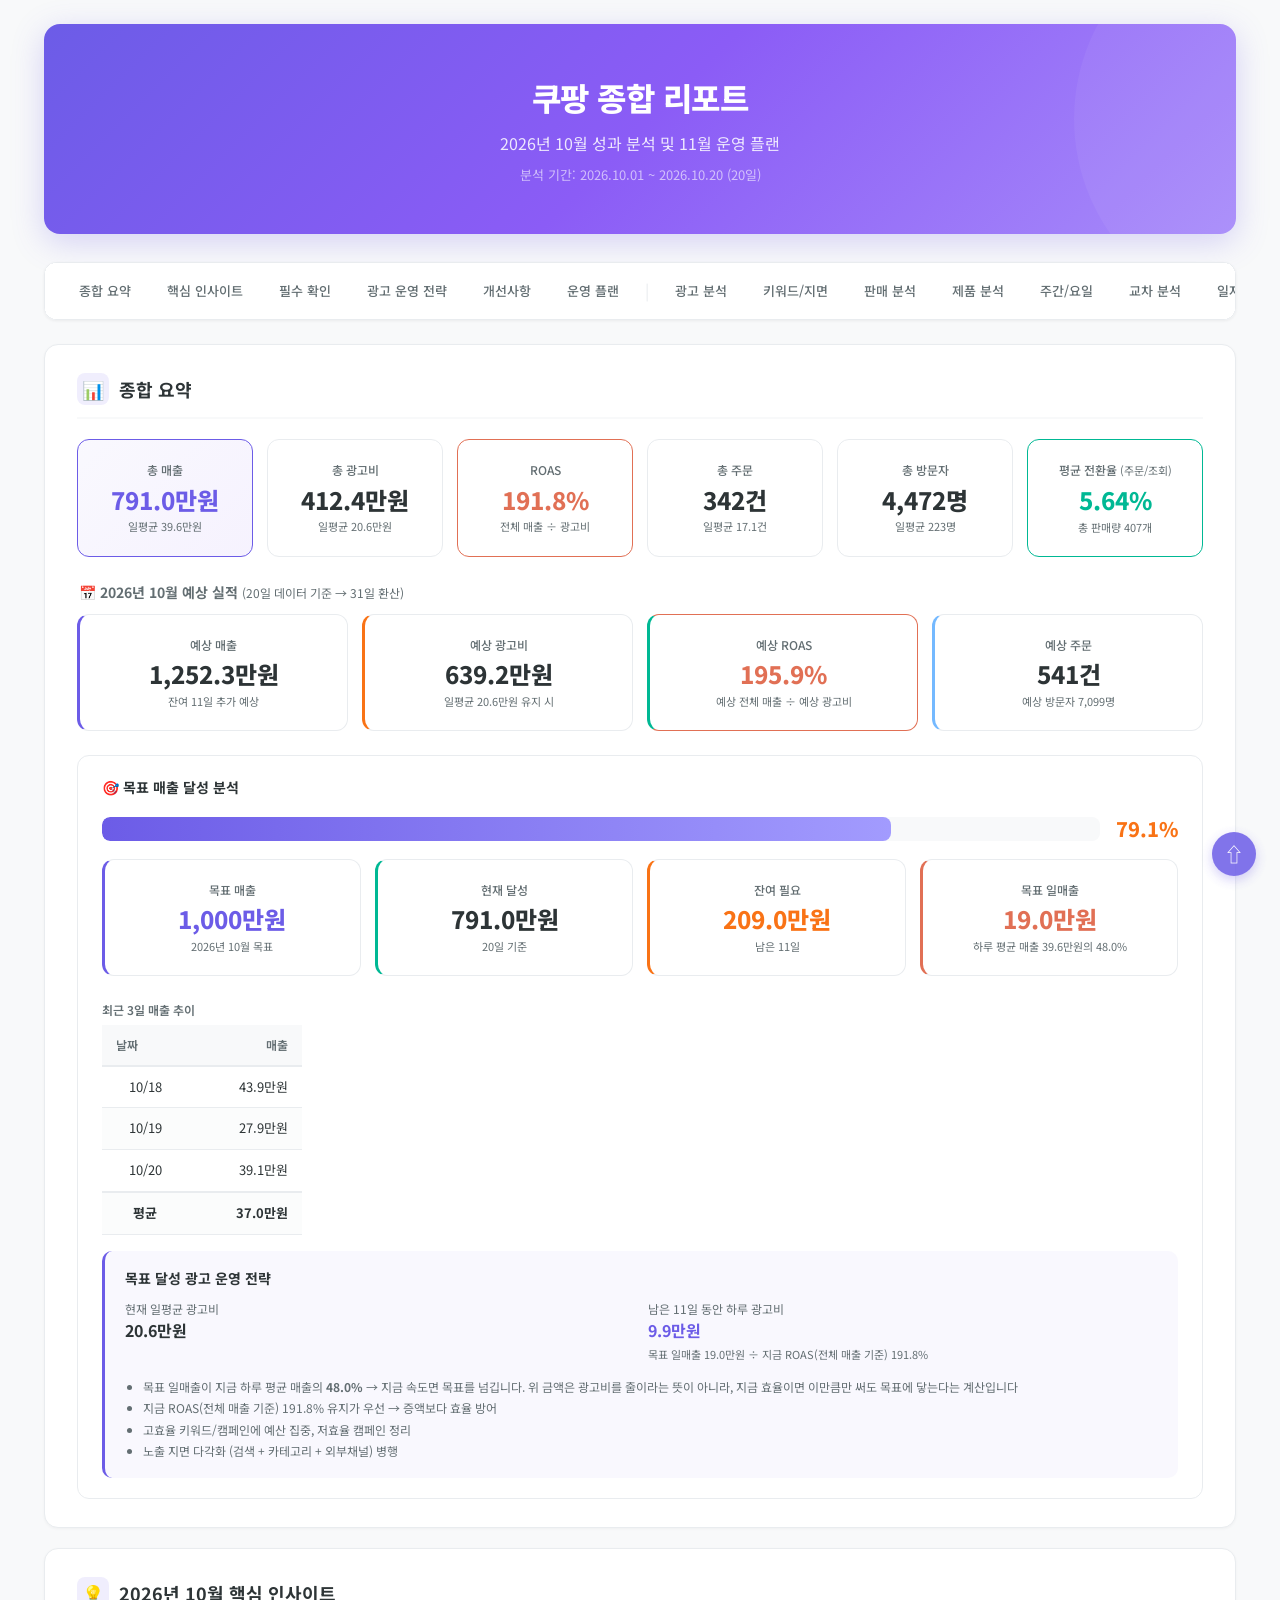
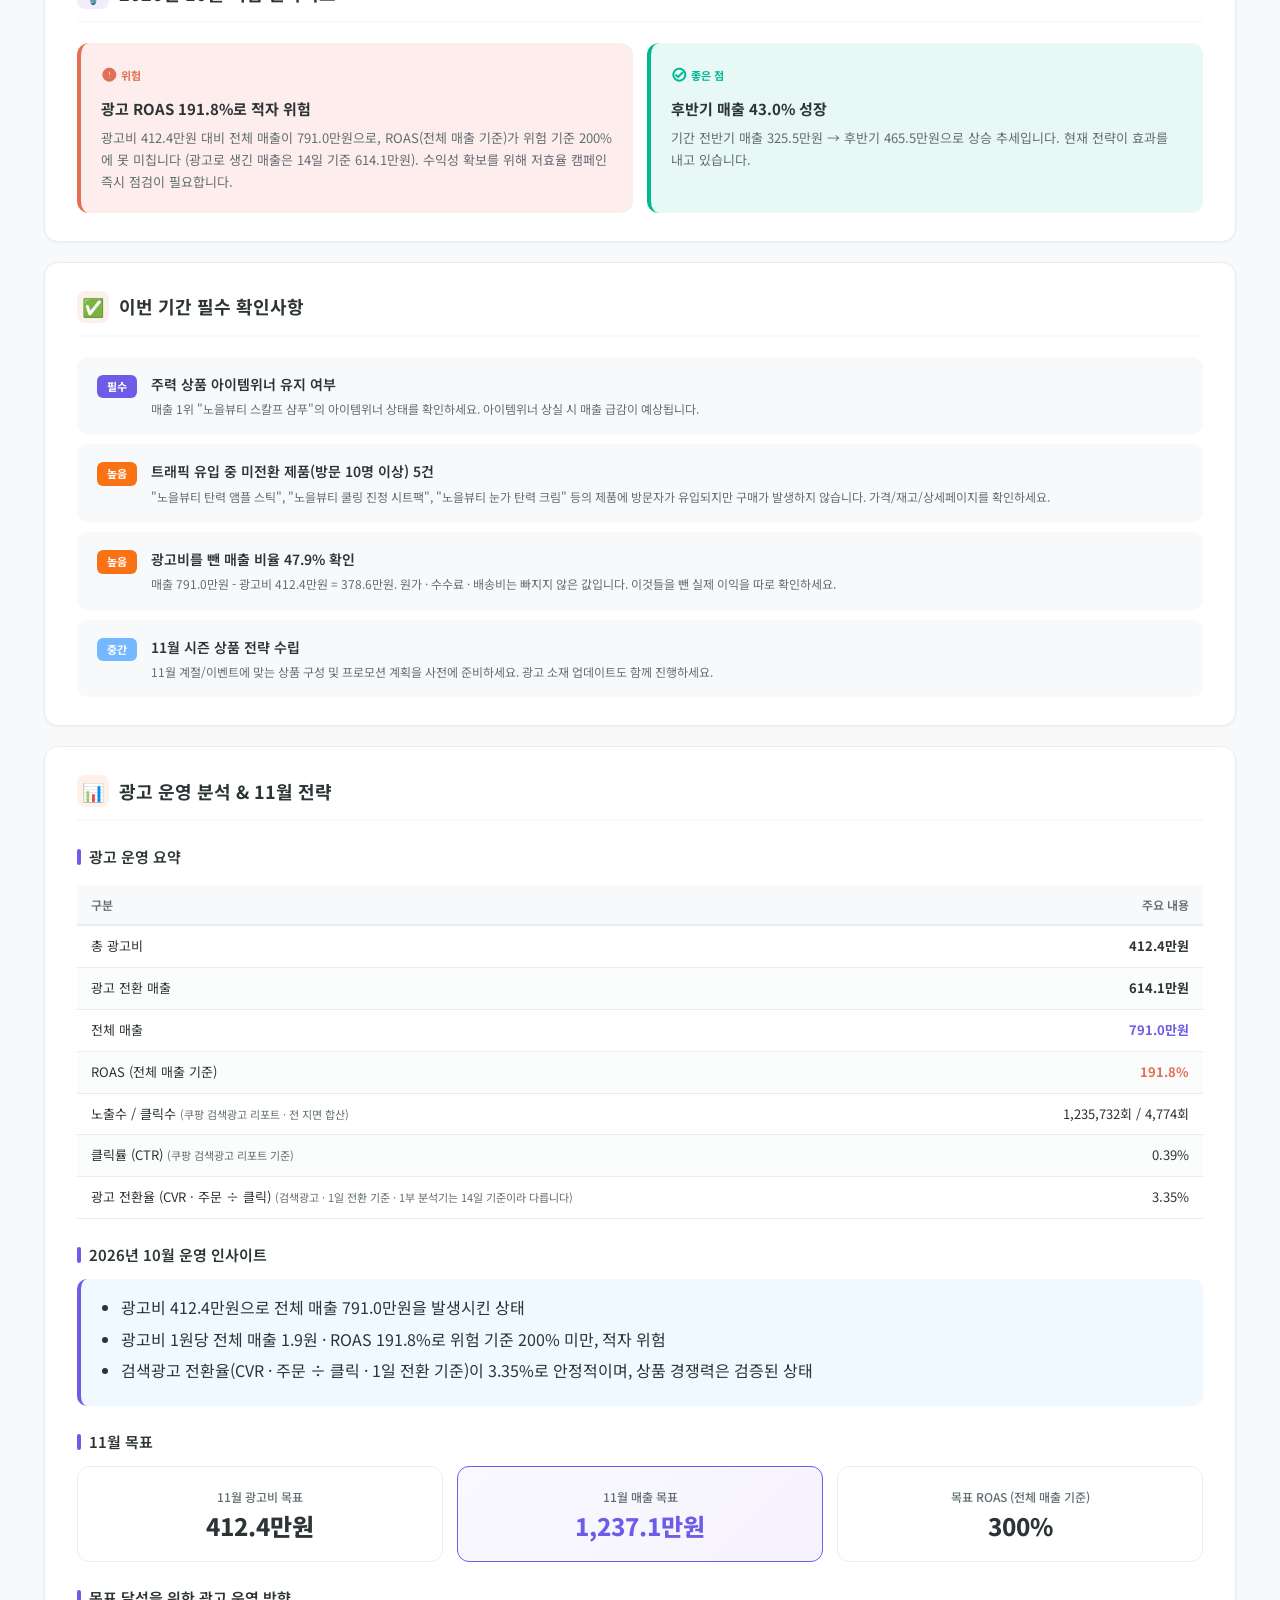
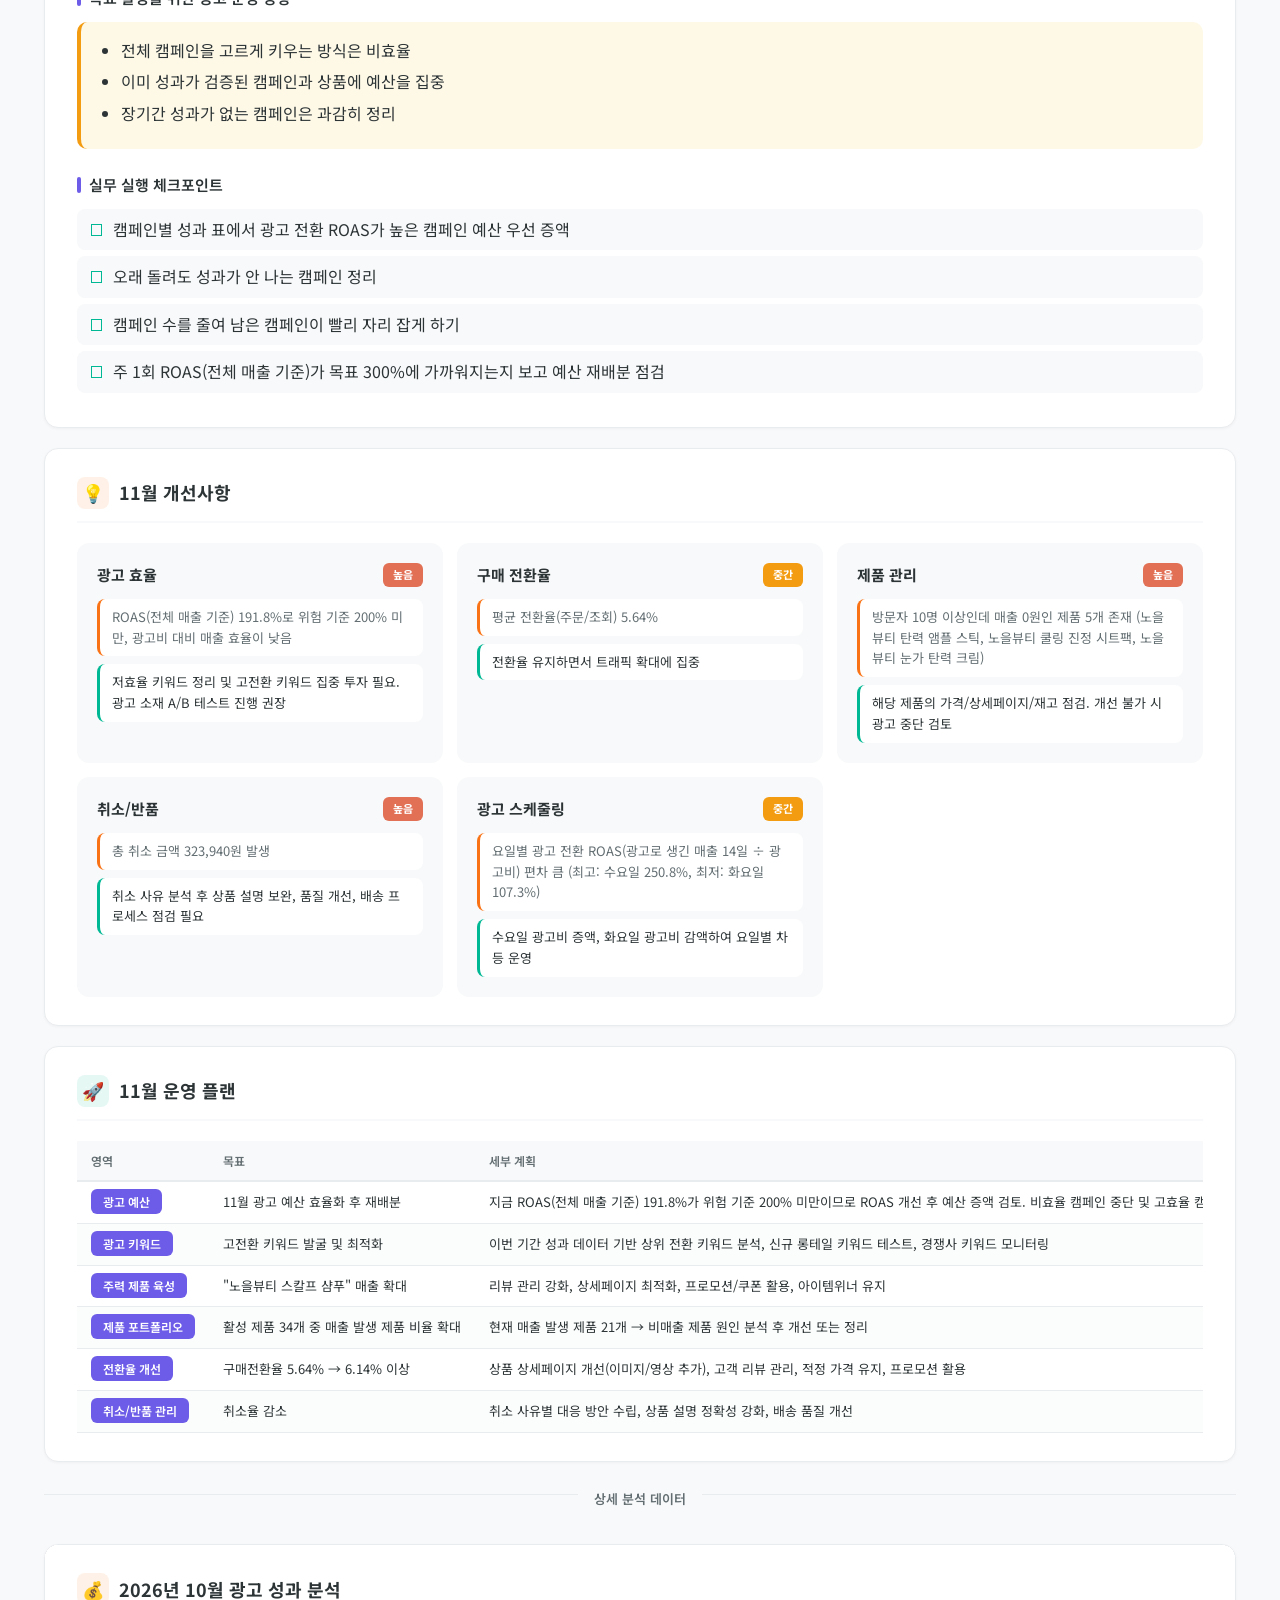
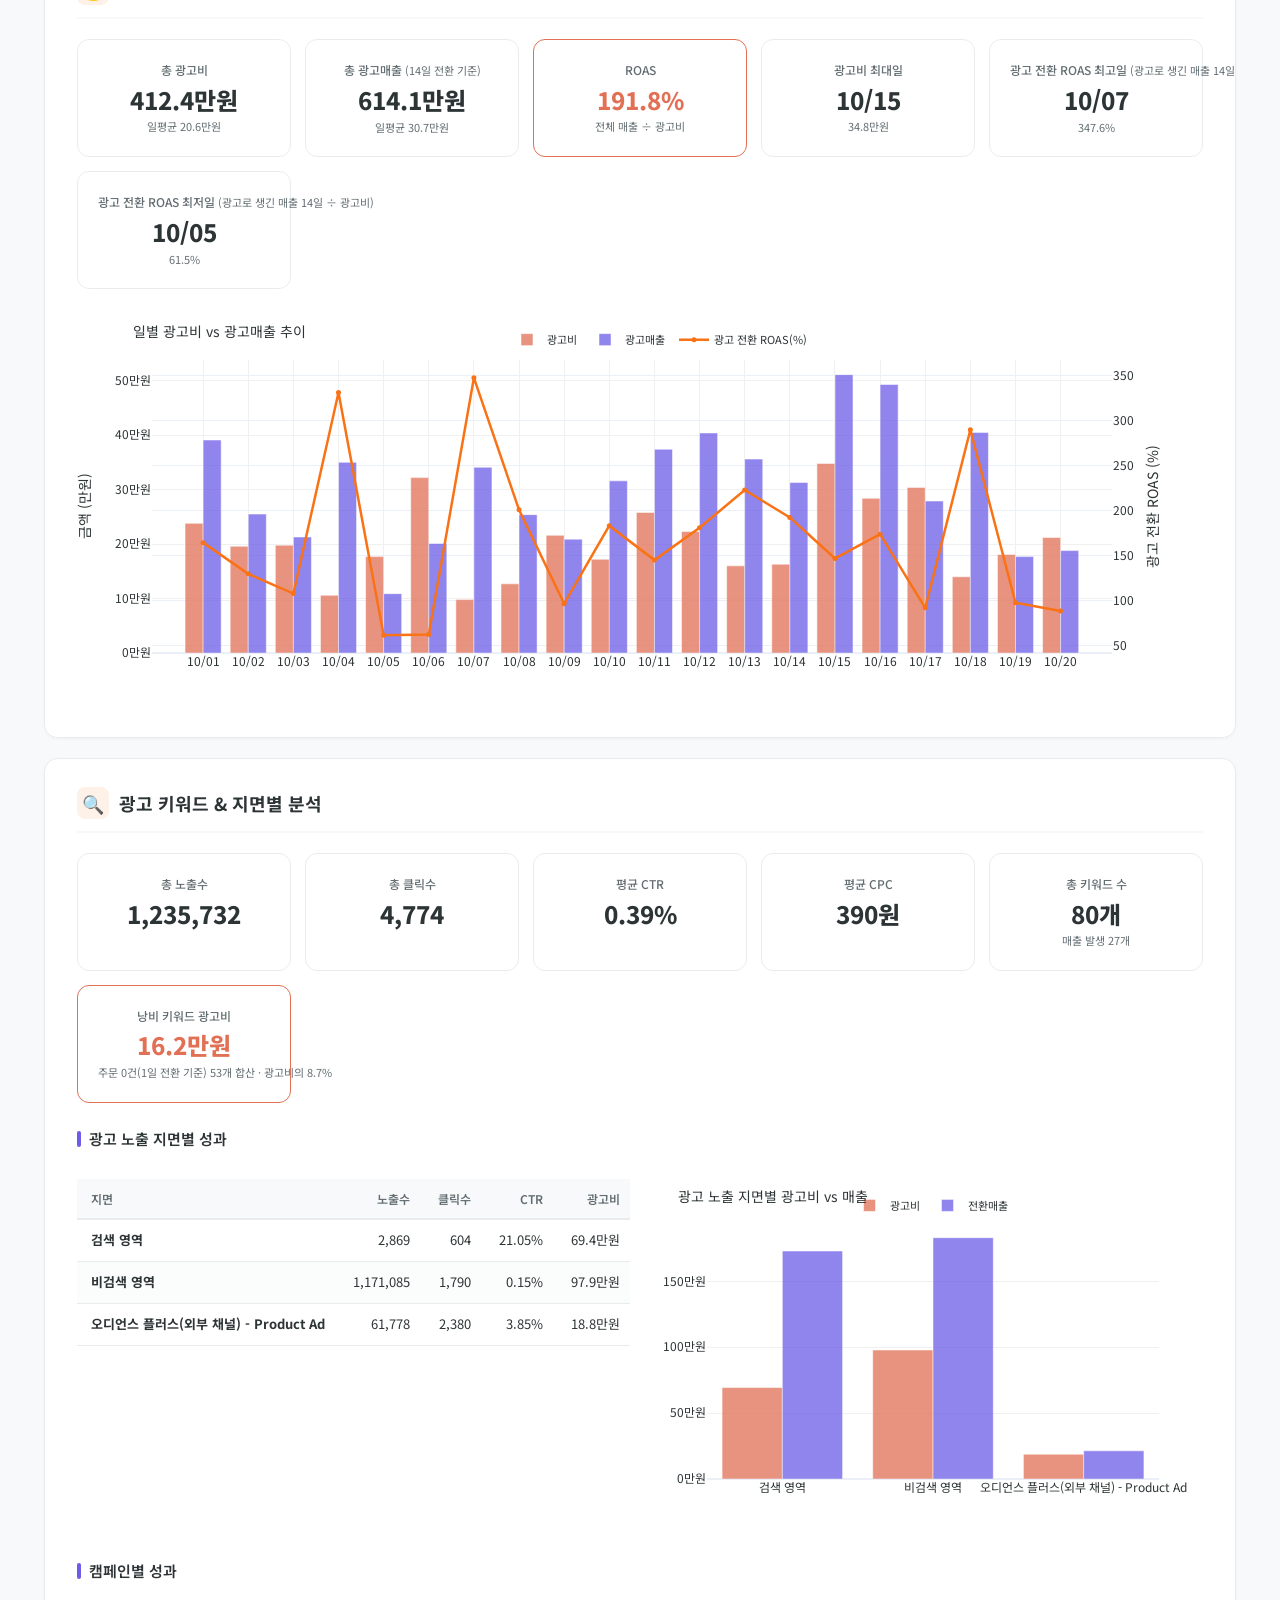
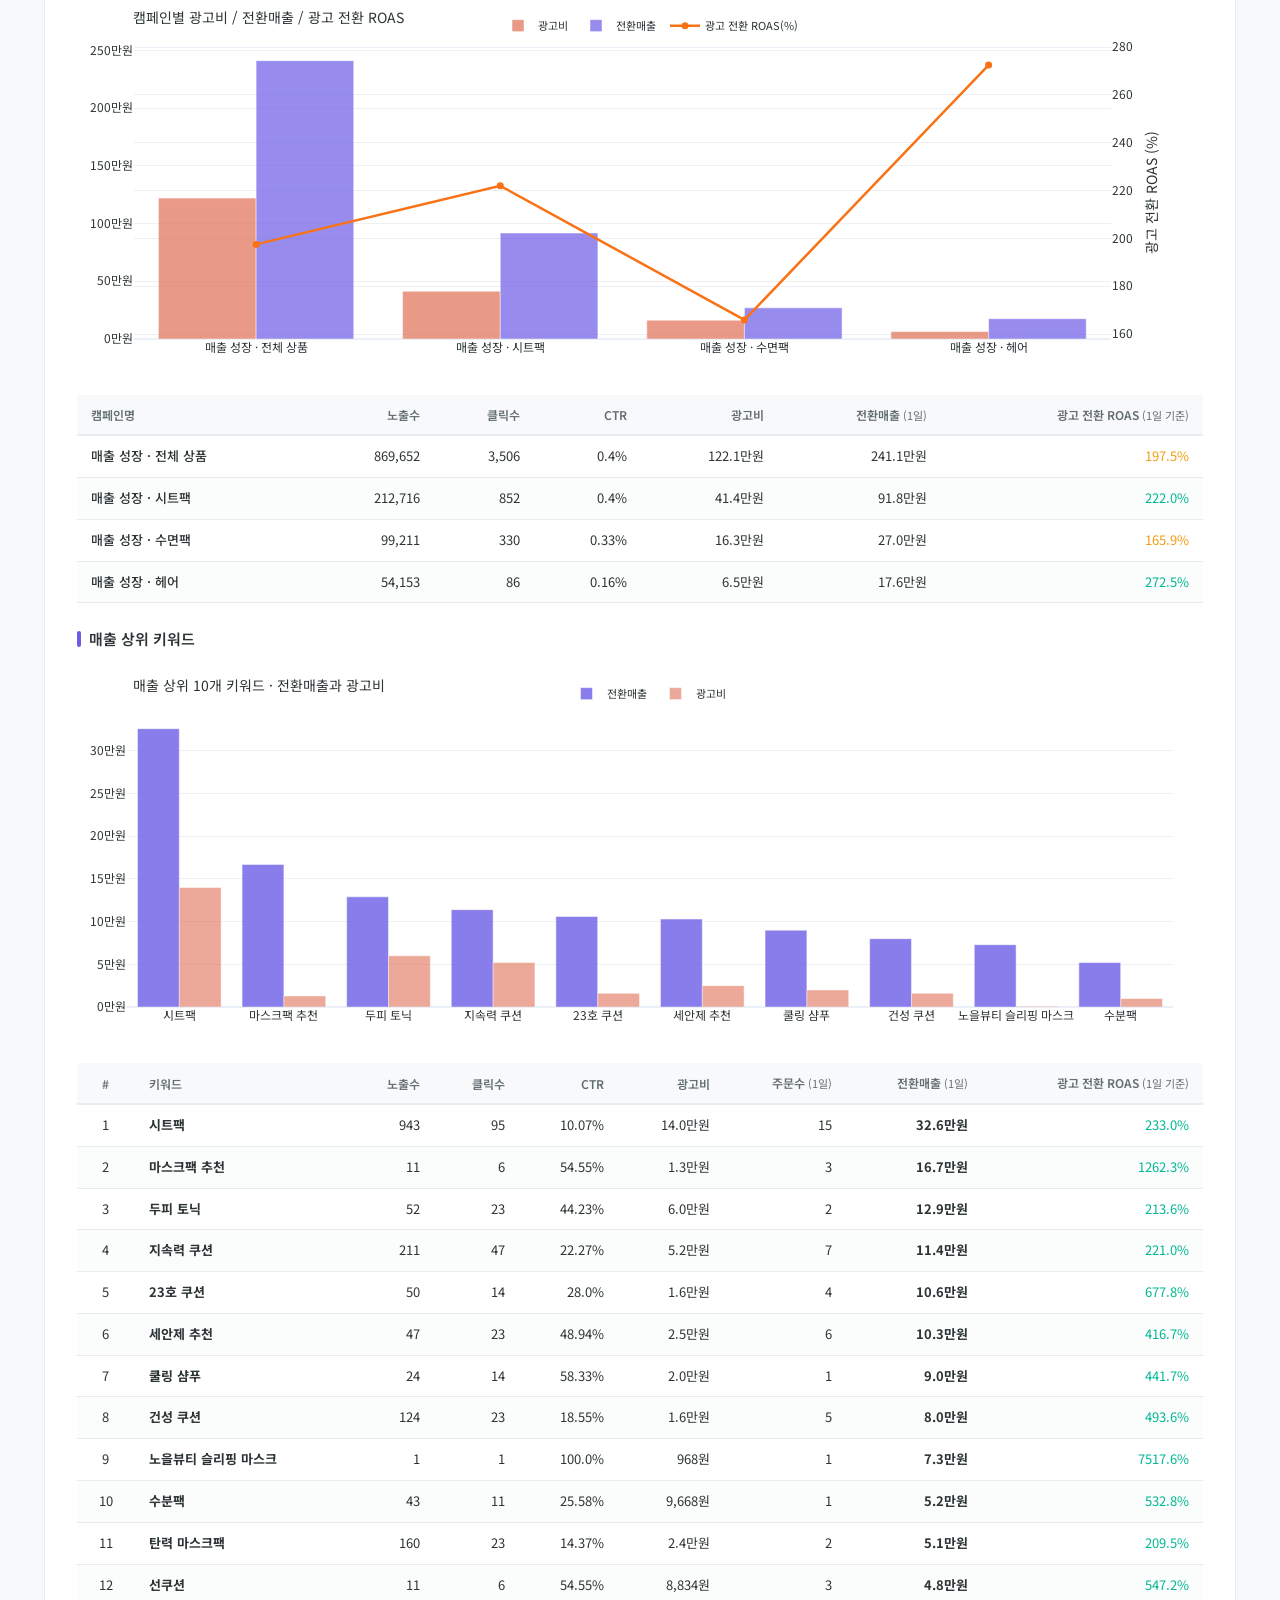
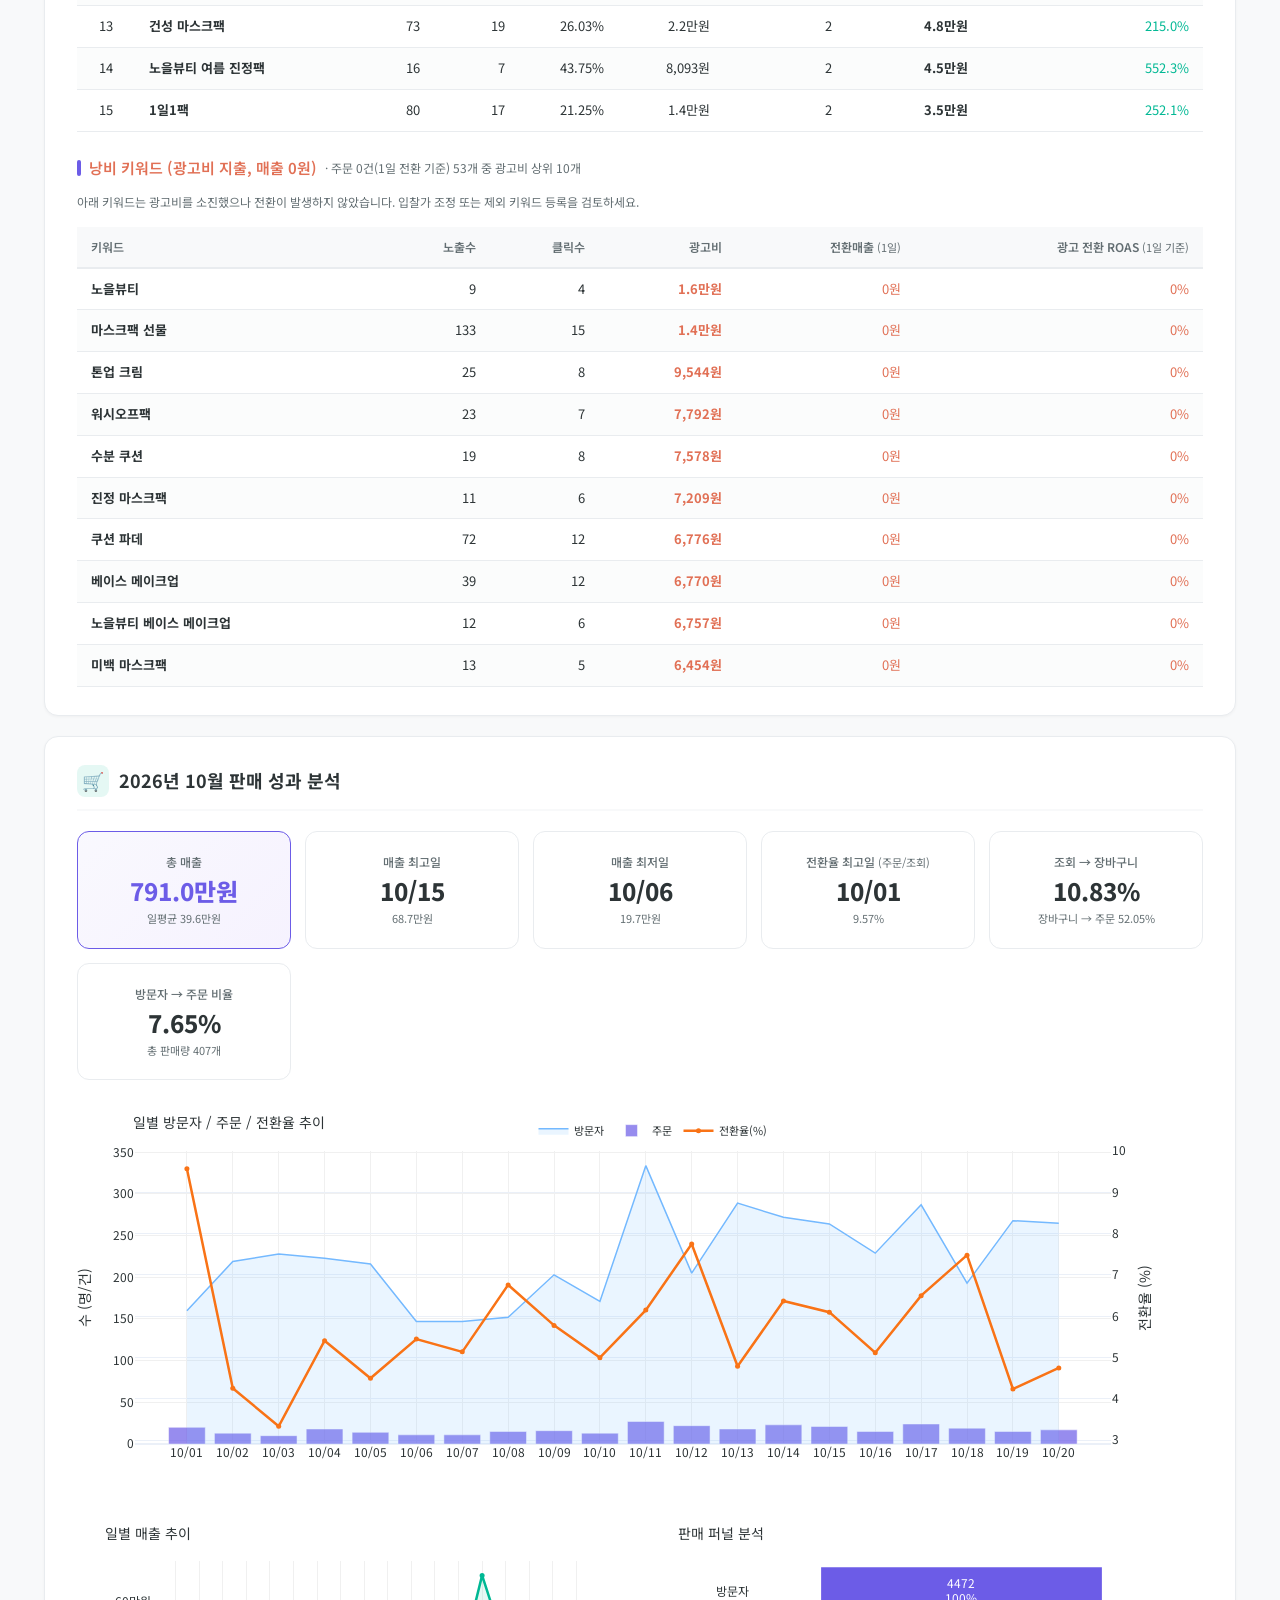
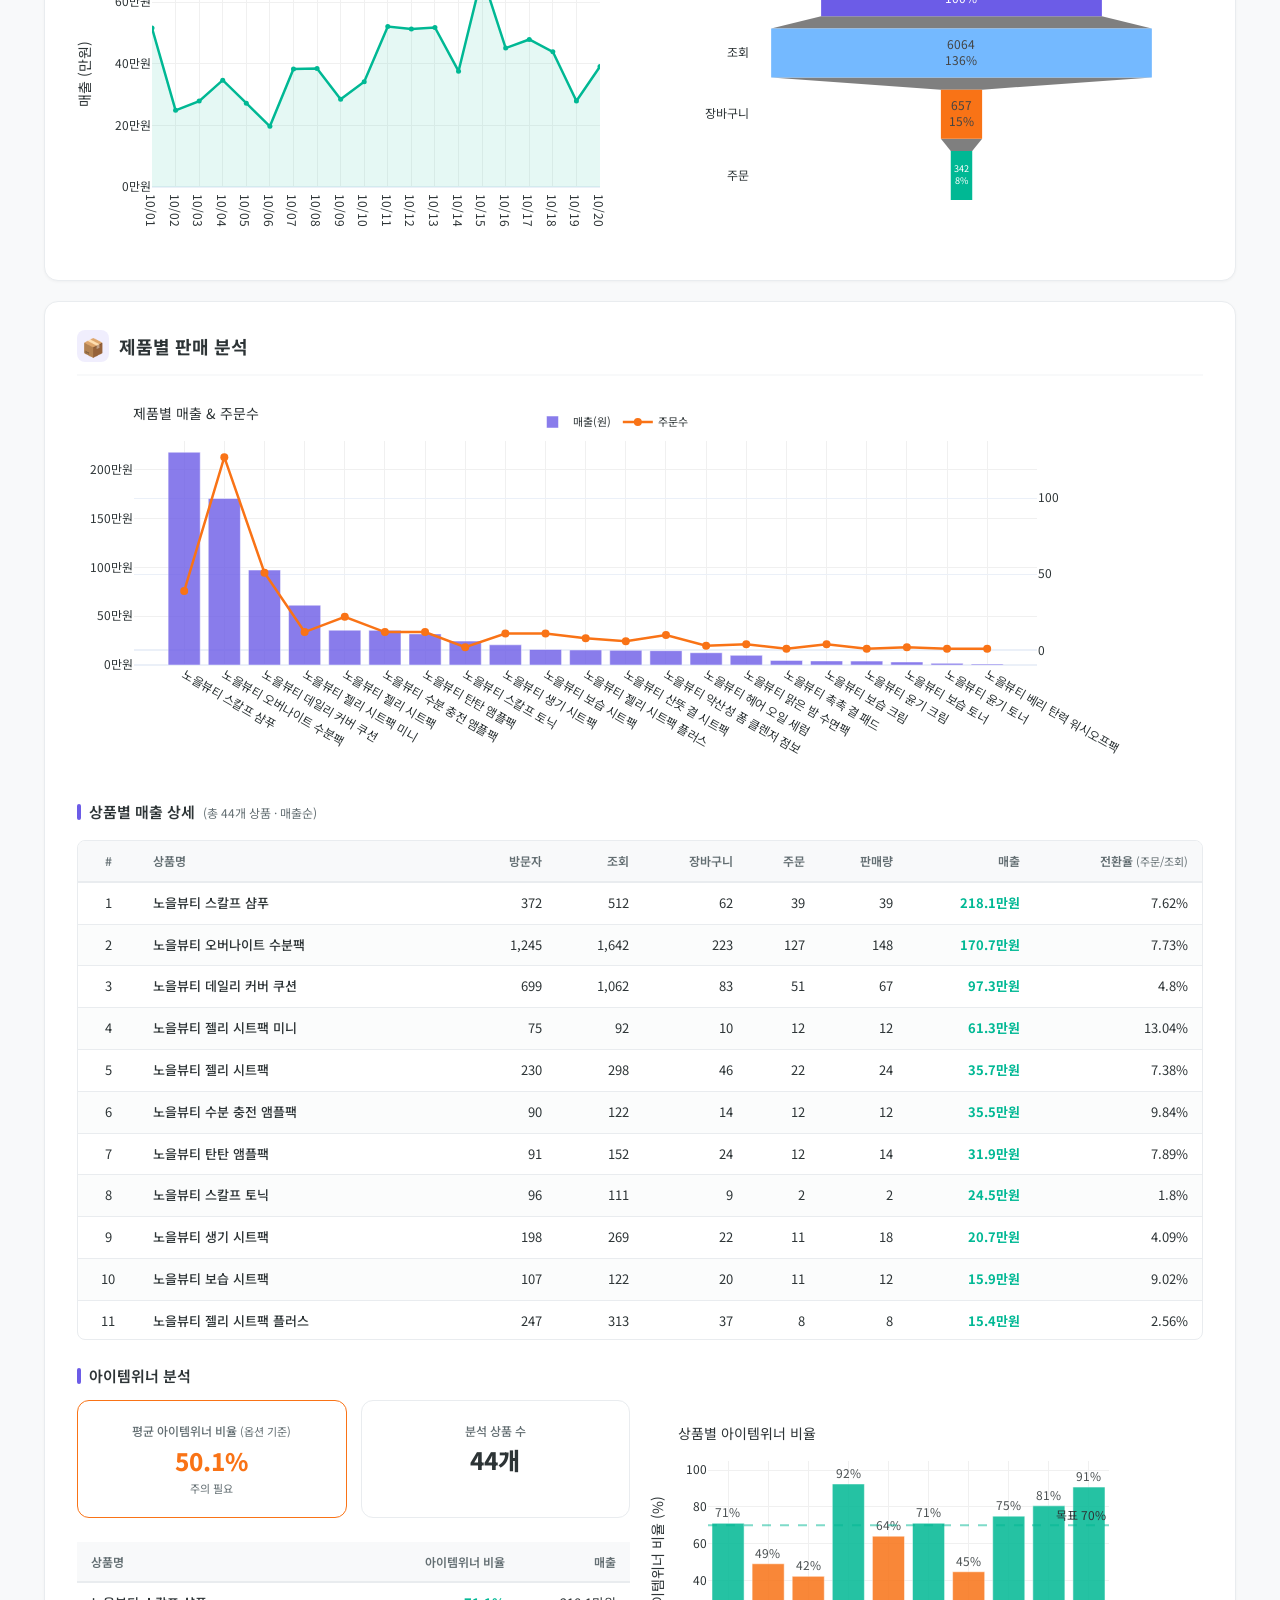
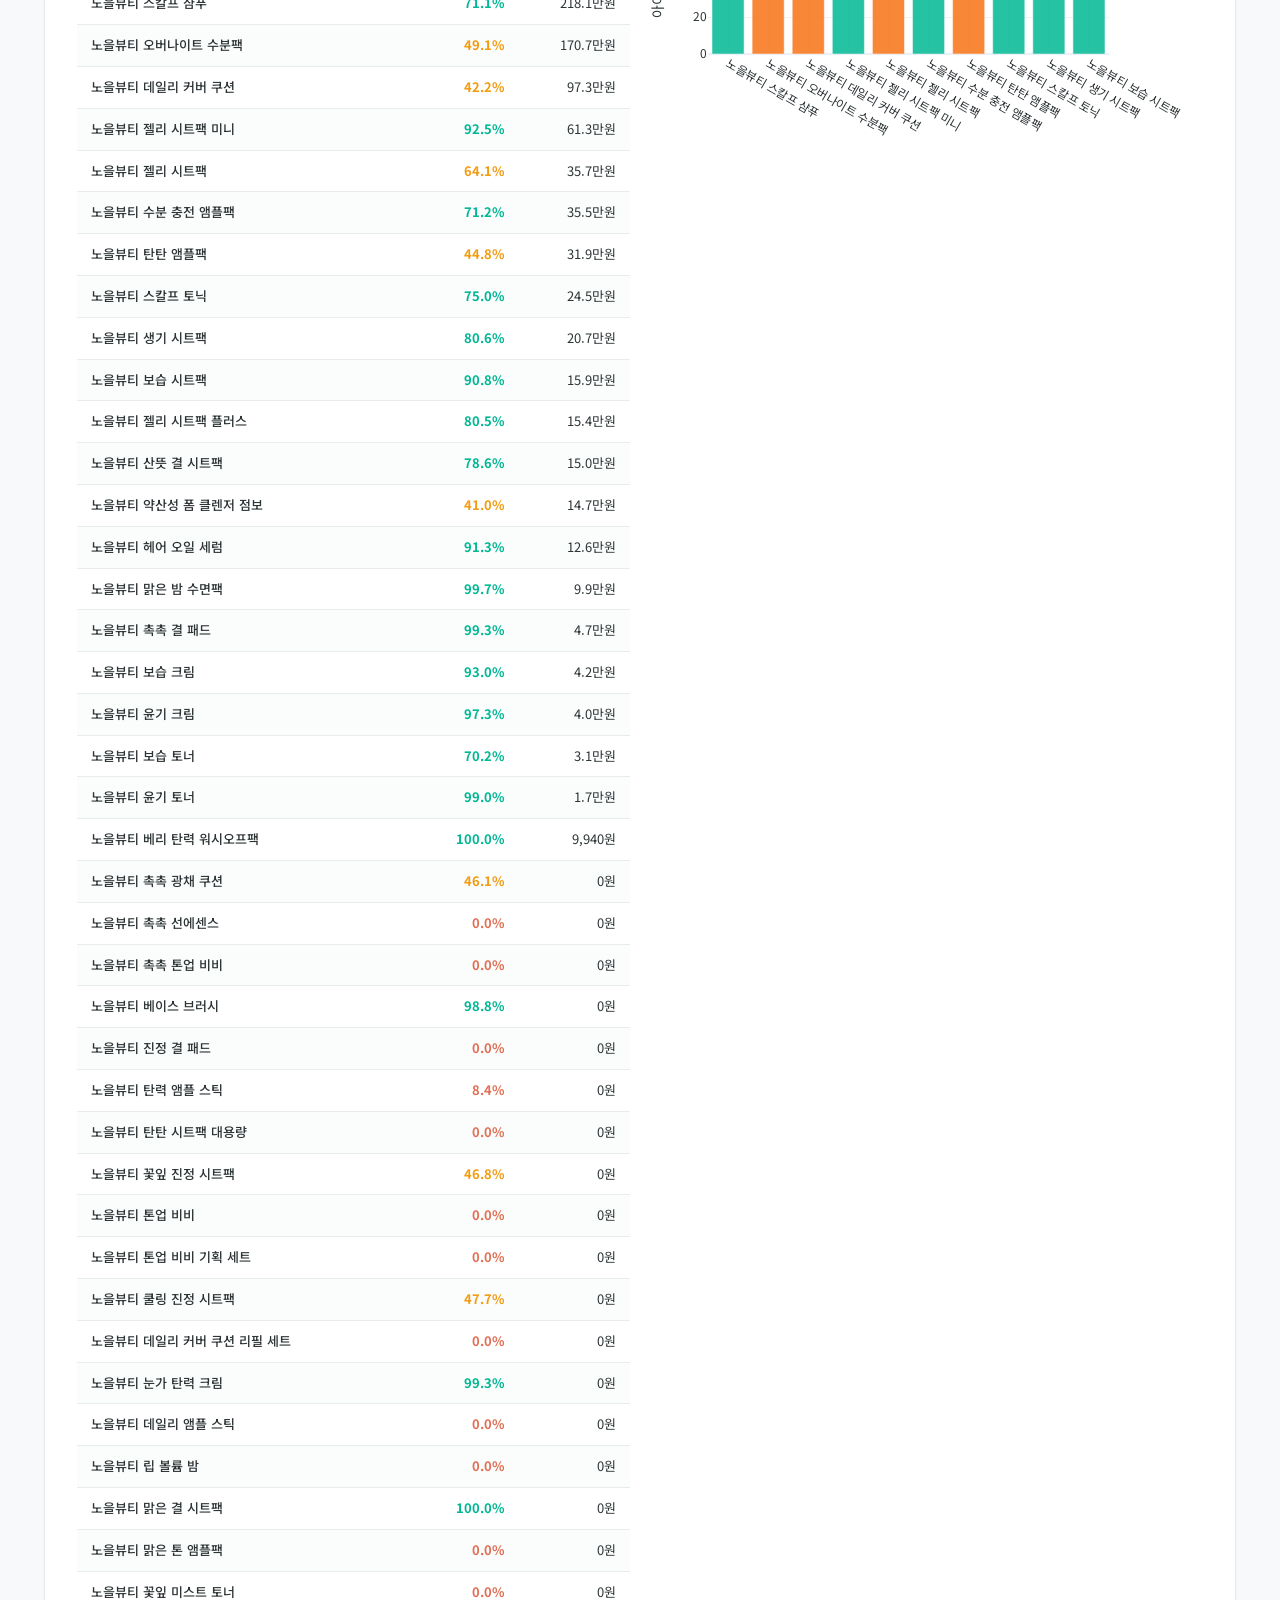
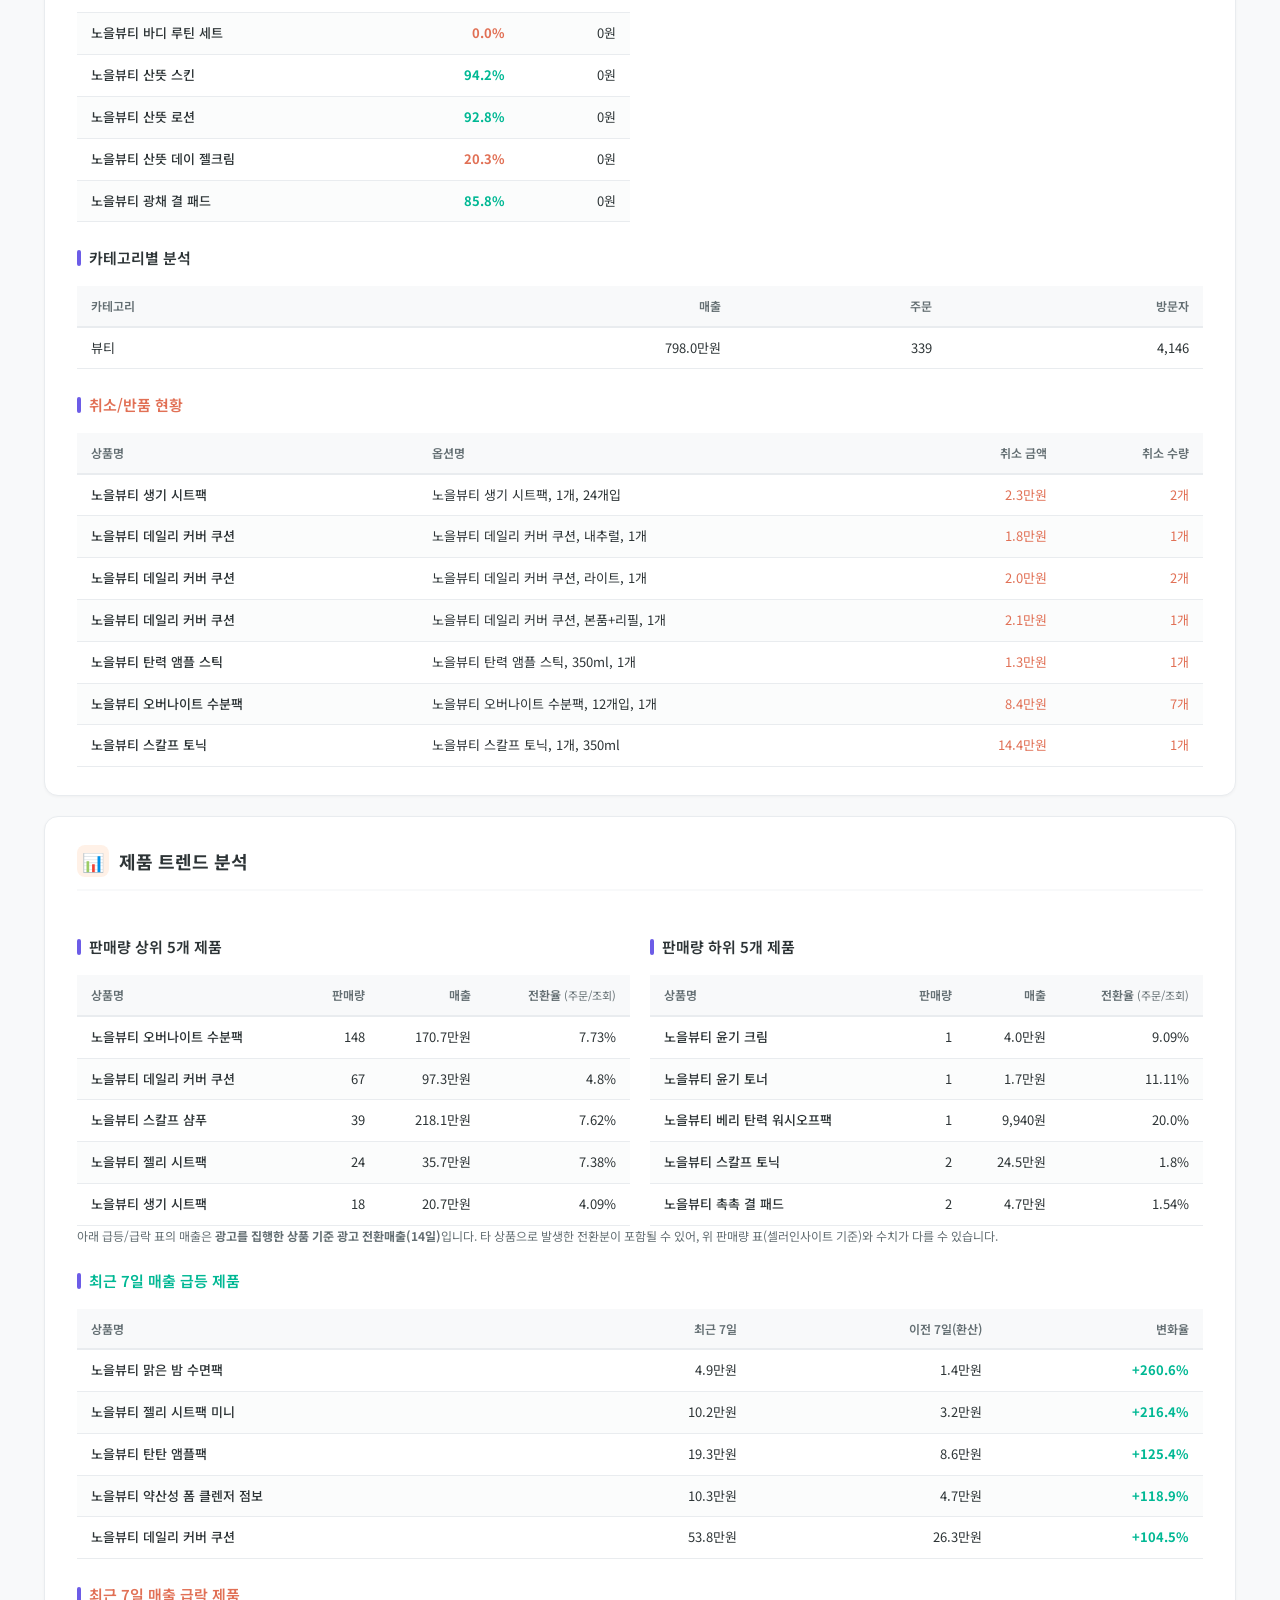
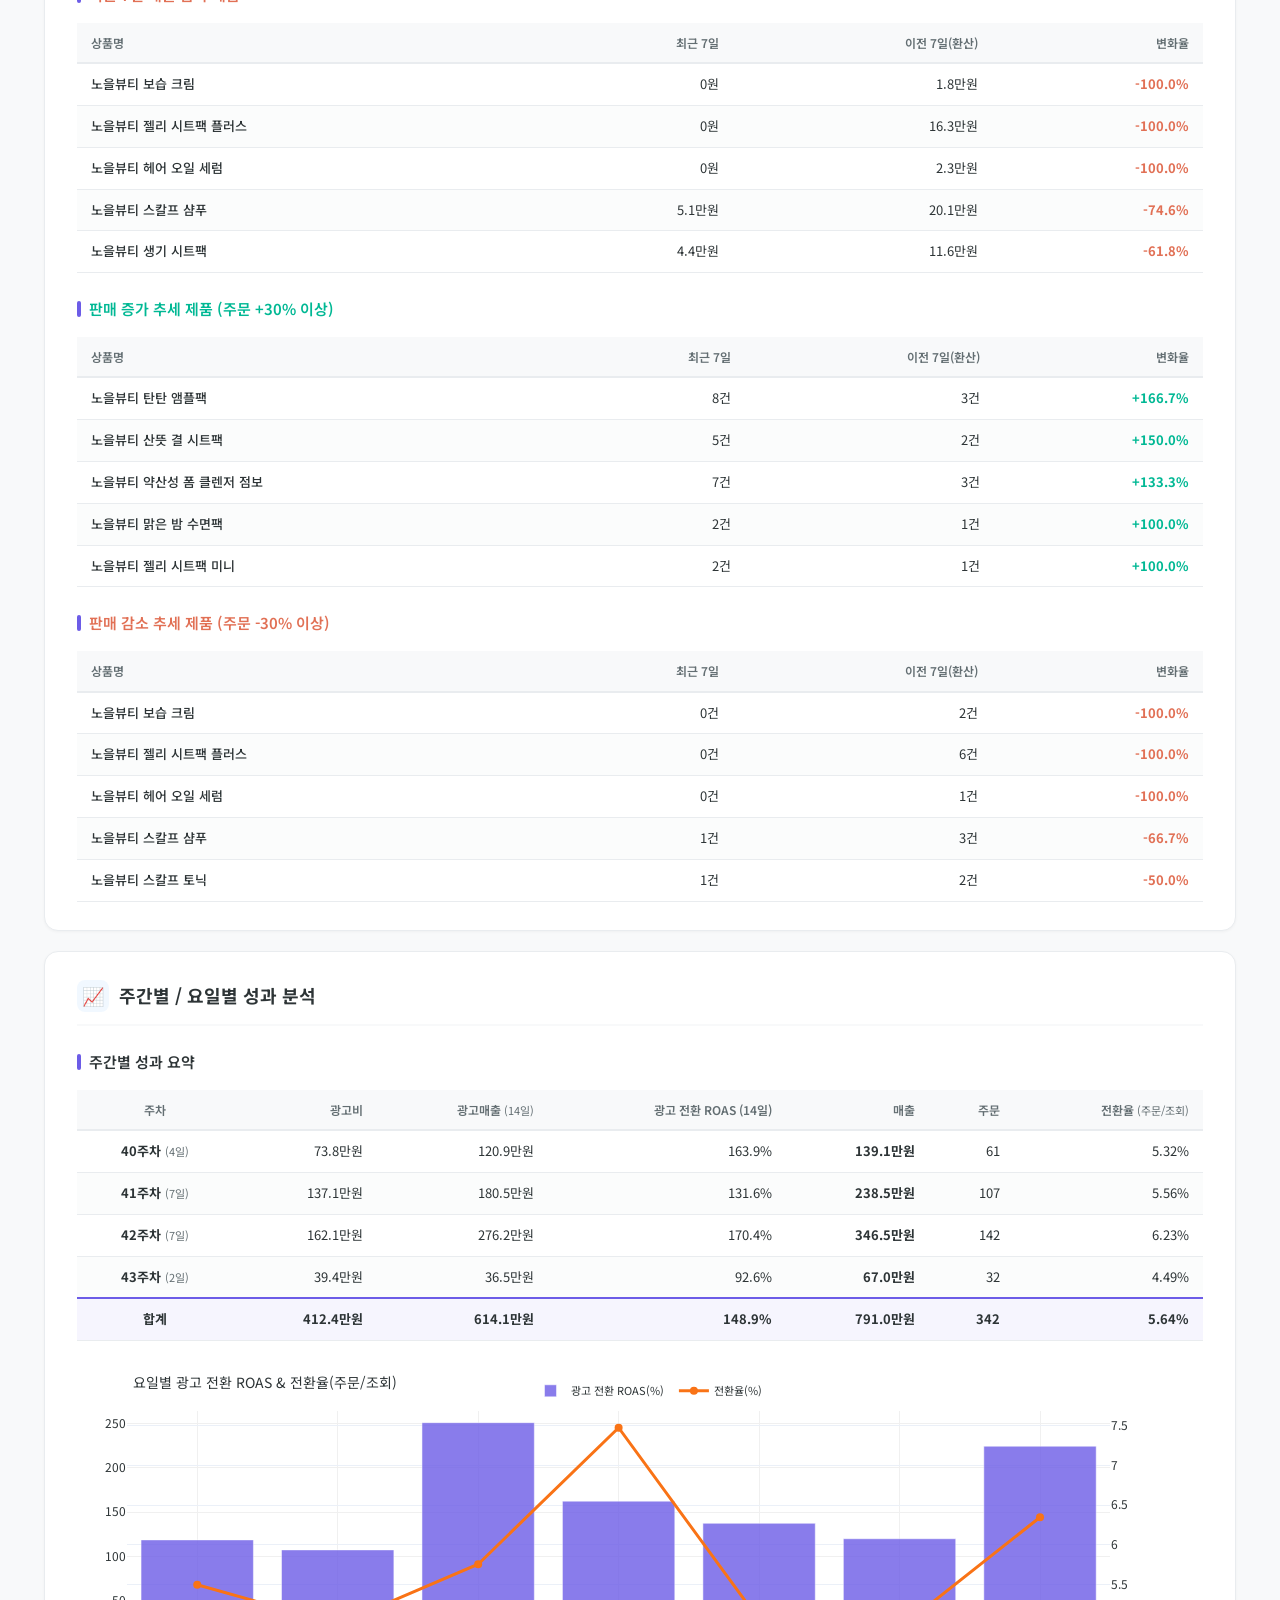
<file: 02 쿠팡 종합 리포트 에이전트/완성예제/결과물/2026-10-20_0702/노을뷰티_광고리포트_2026-10-20.html>
<!DOCTYPE html>
<html lang="ko">
<head>
    <meta charset="UTF-8">
    <meta http-equiv="Content-Type" content="text/html; charset=UTF-8">
    <meta name="viewport" content="width=device-width, initial-scale=1.0">
    <title>쿠팡 종합 리포트 - 2026년 10월</title>
    <link rel="preconnect" href="https://fonts.googleapis.com">
    <link rel="preconnect" href="https://fonts.gstatic.com" crossorigin>
    <link href="https://fonts.googleapis.com/css2?family=Noto+Sans+KR:wght@300;400;500;600;700;800&display=swap" rel="stylesheet">
    <link href="https://fonts.googleapis.com/icon?family=Material+Icons+Outlined" rel="stylesheet">
    <script src="https://cdn.plot.ly/plotly-2.35.2.min.js" charset="utf-8"></script>
    <style>
        * {
            margin: 0;
            padding: 0;
            box-sizing: border-box;
        }

        html {
            scroll-behavior: smooth;
        }

        body {
            font-family: 'Noto Sans KR', -apple-system, BlinkMacSystemFont, 'Malgun Gothic', sans-serif;
            background: #F8F9FA;
            color: #2D3436;
            line-height: 1.6;
            -webkit-font-smoothing: antialiased;
        }

        .container {
            max-width: 1240px;
            margin: 0 auto;
            padding: 24px;
        }

        /* ===== Header ===== */
        .report-header {
            background: linear-gradient(135deg, #6C5CE7 0%, #8B5CF6 50%, #A78BFA 100%);
            border-radius: 16px;
            padding: 48px 40px;
            margin-bottom: 28px;
            text-align: center;
            box-shadow: 0 8px 32px rgba(108,92,231,0.25);
            position: relative;
            overflow: hidden;
        }

        .report-header::before {
            content: '';
            position: absolute;
            top: -50%;
            right: -20%;
            width: 400px;
            height: 400px;
            background: rgba(255,255,255,0.05);
            border-radius: 50%;
        }

        .report-header h1 {
            font-size: 32px;
            font-weight: 800;
            color: #ffffff;
            margin-bottom: 8px;
            letter-spacing: -0.5px;
        }

        .report-header .subtitle {
            font-size: 16px;
            color: rgba(255,255,255,0.85);
            font-weight: 400;
        }

        .report-header .period {
            font-size: 13px;
            color: rgba(255,255,255,0.6);
            margin-top: 8px;
        }

        /* ===== Navigation ===== */
        .nav-bar {
            background: #FFFFFF;
            border-radius: 12px;
            padding: 12px 20px;
            margin-bottom: 24px;
            display: flex;
            gap: 8px;
            flex-wrap: nowrap;
            overflow-x: auto;
            align-items: center;
            box-shadow: 0 1px 3px rgba(0,0,0,0.06);
            border: 1px solid #E9ECEF;
            position: sticky;
            top: 0;
            z-index: 100;
            -webkit-overflow-scrolling: touch;
        }

        .nav-bar a {
            color: #636E72;
            text-decoration: none;
            font-size: 13px;
            font-weight: 500;
            padding: 6px 14px;
            border-radius: 8px;
            transition: all 0.2s;
            white-space: nowrap;
            flex-shrink: 0;
        }

        .nav-bar a:hover {
            background: #F8F9FA;
            color: #6C5CE7;
        }

        /* ===== Section ===== */
        .section {
            background: #FFFFFF;
            border-radius: 14px;
            padding: 28px 32px;
            margin-bottom: 20px;
            border: 1px solid #E9ECEF;
            box-shadow: 0 1px 3px rgba(0,0,0,0.04);
            overflow-x: auto;
            scroll-margin-top: 64px; /* sticky nav에 섹션 제목 가림 방지 */
        }

        .data-gap {
            background: #FFF8E1;
            border: 1px solid #F5C400;
            border-left: 5px solid #F5C400;
            border-radius: 10px;
            padding: 18px 22px;
            margin-bottom: 20px;
            word-break: keep-all;
        }
        .data-gap-title {
            font-size: 15px;
            font-weight: 700;
            color: #7A5A00;
            margin-bottom: 10px;
        }
        .data-gap ul {
            margin: 0 0 10px 18px;
            padding: 0;
            font-size: 14px;
            color: #2D3436;
            line-height: 1.8;
        }
        .data-gap-note {
            font-size: 13px;
            color: #7A5A00;
            line-height: 1.7;
        }

        .section-title {
            font-size: 18px;
            font-weight: 700;
            color: #2D3436;
            margin-bottom: 20px;
            padding-bottom: 12px;
            border-bottom: 2px solid #F8F9FA;
            display: flex;
            align-items: center;
            gap: 10px;
            white-space: nowrap;
        }

        .section-title .icon {
            display: inline-flex;
            align-items: center;
            justify-content: center;
            width: 32px;
            height: 32px;
            border-radius: 8px;
            font-size: 18px;
        }

        .icon-purple { background: rgba(108,92,231,0.1); color: #6C5CE7; }
        .icon-green { background: rgba(0,184,148,0.1); color: #00B894; }
        .icon-orange { background: rgba(249,115,22,0.1); color: #F97316; }
        .icon-blue { background: rgba(116,185,255,0.1); color: #74B9FF; }
        .icon-red { background: rgba(225,112,85,0.1); color: #E17055; }

        /* ===== KPI Cards ===== */
        .kpi-grid {
            display: grid;
            grid-template-columns: repeat(auto-fit, minmax(180px, 1fr));
            gap: 14px;
            margin-bottom: 24px;
        }

        .kpi-card {
            background: #FFFFFF;
            border-radius: 12px;
            padding: 20px;
            border: 1px solid #E9ECEF;
            text-align: center;
            transition: transform 0.2s, box-shadow 0.2s;
        }

        .kpi-card:hover {
            transform: translateY(-2px);
            box-shadow: 0 4px 12px rgba(0,0,0,0.08);
        }

        .kpi-card .label {
            font-size: 12px;
            color: #636E72;
            font-weight: 500;
            margin-bottom: 6px;
            white-space: nowrap;
        }

        .kpi-card .value {
            font-size: 24px;
            font-weight: 800;
            color: #2D3436;
            line-height: 1.2;
            white-space: nowrap;
        }

        .kpi-card .sub {
            font-size: 11px;
            color: #636E72;
            margin-top: 4px;
            white-space: nowrap;
        }

        .kpi-card.highlight {
            border-color: #6C5CE7;
            background: linear-gradient(135deg, rgba(108,92,231,0.04), rgba(139,92,246,0.08));
        }

        .kpi-card.highlight .value {
            color: #6C5CE7;
        }

        .kpi-card.good {
            border-color: #00B894;
        }

        .kpi-card.good .value {
            color: #00B894;
        }

        .kpi-card.warning {
            border-color: #F97316;
        }

        .kpi-card.warning .value {
            color: #F97316;
        }

        .kpi-card.danger {
            border-color: #E17055;
        }

        .kpi-card.danger .value {
            color: #E17055;
        }

        /* ===== Tables ===== */
        .table-wrapper {
            overflow-x: auto;
            margin-top: 16px;
        }

        table {
            width: 100%;
            border-collapse: collapse;
        }

        th {
            background: #F8F9FA;
            color: #636E72;
            font-weight: 600;
            font-size: 12px;
            padding: 10px 14px;
            text-align: left;
            border-bottom: 2px solid #E9ECEF;
            white-space: nowrap;
        }

        td {
            padding: 10px 14px;
            font-size: 13px;
            border-bottom: 1px solid #E9ECEF;
            color: #2D3436;
            white-space: nowrap;
        }

        tbody tr:hover {
            background: rgba(108,92,231,0.03);
        }

        tbody tr:nth-child(even) {
            background: rgba(248,249,250,0.5);
        }

        tbody tr:nth-child(even):hover {
            background: rgba(108,92,231,0.03);
        }

        .text-right { text-align: right; }
        .text-center { text-align: center; }
        .text-success { color: #00B894; }
        .text-danger { color: #E17055; }
        .text-warning { color: #F39C12; }
        .text-muted { color: #636E72; }
        .text-primary { color: #6C5CE7; }

        .product-name {
            font-weight: 500;
            white-space: normal;
            word-break: break-word;
        }

        /* ===== Insight Cards ===== */
        .insight-grid {
            display: grid;
            grid-template-columns: repeat(auto-fit, minmax(280px, 1fr));
            gap: 14px;
        }

        .insight-card {
            border-radius: 12px;
            padding: 20px;
        }

        .insight-badge {
            font-size: 11px;
            font-weight: 700;
            margin-bottom: 8px;
            display: flex;
            align-items: center;
            gap: 4px;
        }

        .material-icon {
            font-family: 'Material Icons Outlined';
            font-size: 16px;
            vertical-align: middle;
        }

        .insight-title {
            font-size: 15px;
            font-weight: 700;
            color: #2D3436;
            margin-bottom: 6px;
        }

        .insight-desc {
            font-size: 13px;
            color: #636E72;
            line-height: 1.7;
        }

        /* ===== Check Items ===== */
        .check-list {
            display: flex;
            flex-direction: column;
            gap: 10px;
        }

        .check-item {
            display: flex;
            gap: 14px;
            align-items: flex-start;
            background: #F8F9FA;
            border-radius: 10px;
            padding: 16px 20px;
        }

        .check-badge {
            font-size: 11px;
            font-weight: 700;
            color: white;
            padding: 3px 10px;
            border-radius: 6px;
            white-space: nowrap;
            flex-shrink: 0;
            margin-top: 2px;
        }

        .check-title {
            font-size: 14px;
            font-weight: 600;
            color: #2D3436;
            margin-bottom: 4px;
        }

        .check-desc {
            font-size: 12px;
            color: #636E72;
            line-height: 1.6;
        }

        /* ===== Improvement Cards ===== */
        .improvements-grid {
            display: grid;
            grid-template-columns: repeat(auto-fit, minmax(280px, 1fr));
            gap: 14px;
        }

        .improvement-card {
            background: #F8F9FA;
            border-radius: 12px;
            padding: 20px;
        }

        .improvement-header {
            display: flex;
            justify-content: space-between;
            align-items: center;
            margin-bottom: 12px;
        }

        .improvement-category {
            font-size: 15px;
            font-weight: 700;
            color: #2D3436;
        }

        .badge {
            padding: 3px 10px;
            border-radius: 6px;
            font-size: 11px;
            font-weight: 700;
            color: white;
            white-space: nowrap;
        }

        .improvement-status {
            font-size: 13px;
            color: #636E72;
            margin-bottom: 8px;
            padding: 8px 12px;
            background: #FFFFFF;
            border-radius: 8px;
            border-left: 3px solid #F97316;
        }

        .improvement-action {
            font-size: 13px;
            color: #2D3436;
            padding: 8px 12px;
            background: #FFFFFF;
            border-radius: 8px;
            border-left: 3px solid #00B894;
        }

        /* ===== Plan Badge ===== */
        .plan-badge {
            background: #6C5CE7;
            color: white;
            padding: 4px 12px;
            border-radius: 6px;
            font-size: 12px;
            font-weight: 600;
            white-space: nowrap;
        }

        /* ===== Correlation Cards ===== */
        .corr-grid {
            display: grid;
            grid-template-columns: repeat(3, 1fr);
            gap: 14px;
        }

        .corr-card {
            background: #F8F9FA;
            border-radius: 12px;
            padding: 20px;
            text-align: center;
        }

        .corr-label {
            font-size: 12px;
            color: #636E72;
            font-weight: 500;
            margin-bottom: 8px;
            white-space: nowrap;
        }

        .corr-value {
            font-size: 32px;
            font-weight: 800;
            white-space: nowrap;
        }

        .corr-desc {
            font-size: 11px;
            color: #636E72;
            margin-top: 4px;
            white-space: nowrap;
        }

        .kpi-grid-3 { grid-template-columns: repeat(3, 1fr); }
        .kpi-grid-2 { grid-template-columns: repeat(2, 1fr); }

        /* ===== Chart ===== */
        .chart-container {
            margin: 16px 0;
        }

        .chart-row {
            display: grid;
            grid-template-columns: 1fr 1fr;
            gap: 20px;
        }

        /* ===== Two Column ===== */
        .two-col {
            display: grid;
            grid-template-columns: 1fr 1fr;
            gap: 20px;
        }

        /* ===== Footer ===== */
        .report-footer {
            text-align: center;
            padding: 24px;
            color: #636E72;
            font-size: 12px;
        }

        /* ===== Responsive: Tablet ===== */
        @media (max-width: 768px) {
            .container { padding: 12px; }
            .section { padding: 20px 16px; }
            .chart-row, .two-col { grid-template-columns: 1fr; }
            .kpi-grid { grid-template-columns: repeat(2, 1fr); }
            .improvements-grid, .insight-grid { grid-template-columns: 1fr; }
            .corr-grid { grid-template-columns: 1fr; }
            .nav-bar { padding: 8px 12px; gap: 4px; border-radius: 0 0 12px 12px; }
            .nav-bar a { font-size: 12px; padding: 5px 10px; }
            .report-header { padding: 32px 20px; }
            .report-header h1 { font-size: 24px; }
            .kpi-grid-3 { grid-template-columns: repeat(2, 1fr); }
            .section-title { font-size: 16px; white-space: normal; }
            .sub-heading { white-space: normal; }
        }

        /* ===== Responsive: Mobile ===== */
        @media (max-width: 480px) {
            .container { padding: 8px; }
            .section { padding: 16px 12px; border-radius: 10px; }
            .report-header { padding: 24px 16px; border-radius: 12px; margin-bottom: 16px; }
            .report-header h1 { font-size: 20px; }
            .report-header .subtitle { font-size: 13px; }
            .report-header .period { font-size: 11px; }

            /* KPI 카드: 2열, 값 크기 축소 (인라인 스타일 오버라이드) */
            .kpi-grid { grid-template-columns: repeat(2, 1fr) !important; gap: 8px; margin-bottom: 16px; }
            .kpi-grid-3 { grid-template-columns: repeat(2, 1fr); }
            .kpi-grid-2 { grid-template-columns: repeat(2, 1fr); }
            .two-col { grid-template-columns: 1fr; }
            .kpi-card { padding: 14px 10px; border-radius: 10px; }
            .kpi-card .value { font-size: 18px; white-space: normal; word-break: break-all; }
            .kpi-card .label { font-size: 11px; }
            .kpi-card .sub { font-size: 10px; white-space: normal; }

            /* 섹션 타이틀 */
            .section-title { font-size: 15px; white-space: normal; gap: 6px; margin-bottom: 14px; }
            .section-title .icon { width: 28px; height: 28px; font-size: 15px; }
            .sub-heading { font-size: 13px; white-space: normal; }

            /* 인사이트/개선사항 카드 */
            .insight-card { padding: 14px; }
            .insight-title { font-size: 13px; }
            .insight-desc { font-size: 12px; }
            .improvement-card { padding: 14px; }

            /* 체크리스트 세로 배치 */
            .check-item { flex-direction: column; gap: 8px; padding: 12px 14px; }
            .check-badge { align-self: flex-start; }

            /* 상관관계 카드 */
            .corr-grid { grid-template-columns: 1fr; gap: 8px; }
            .corr-value { font-size: 24px; }

            /* 테이블 */
            table { font-size: 11px; }
            th { padding: 8px 6px; font-size: 11px; }
            td { padding: 8px 6px; font-size: 11px; }
            .product-name { max-width: 140px; }

            /* 차트 */
            .chart-container { margin: 8px -12px; }

            /* 스크롤 테이블 */
            .daily-table-wrap, .scroll-table-wrap { max-height: 400px; }

            /* 맨 위로 버튼 */
            .back-to-top { right: 12px; bottom: 12px; width: 38px; height: 38px; font-size: 17px; }
        }

        /* ===== Print ===== */
        @media print {
            * {
                -webkit-print-color-adjust: exact !important;
                print-color-adjust: exact !important;
            }

            body { background: white; }
            .nav-bar { display: none; }
            .back-to-top { display: none !important; }
            .report-header { box-shadow: none; break-after: avoid; }
            .report-header::before { display: none !important; }

            .section {
                box-shadow: none;
                border: 1px solid #ddd;
                break-inside: auto;
                page-break-inside: auto;
                overflow: visible !important;
            }

            .section-title {
                break-after: avoid;
                page-break-after: avoid;
            }

            .sub-heading {
                break-after: avoid;
                page-break-after: avoid;
            }

            .kpi-grid {
                break-inside: avoid;
                page-break-inside: avoid;
            }

            .kpi-card {
                break-inside: avoid;
                page-break-inside: avoid;
            }

            .insight-card {
                break-inside: avoid;
                page-break-inside: avoid;
            }

            .check-item {
                break-inside: avoid;
                page-break-inside: avoid;
            }

            .improvement-card {
                break-inside: avoid;
                page-break-inside: avoid;
            }

            .corr-grid {
                break-inside: avoid;
                page-break-inside: avoid;
            }

            .chart-container {
                break-inside: avoid;
                page-break-inside: avoid;
            }

            .chart-row {
                break-inside: avoid;
                page-break-inside: avoid;
            }

            .table-wrapper {
                break-inside: avoid;
                page-break-inside: avoid;
                overflow: visible !important;
            }

            .daily-table-wrap, .scroll-table-wrap {
                max-height: none !important;
                overflow: visible !important;
            }

            table {
                break-inside: auto;
                page-break-inside: auto;
            }

            tr {
                break-inside: avoid;
                page-break-inside: avoid;
            }

            thead {
                display: table-header-group;
            }

            .two-col {
                break-inside: avoid;
                page-break-inside: avoid;
            }
        }

        /* ===== Sub heading ===== */
        .sub-heading {
            font-size: 15px;
            font-weight: 600;
            color: #2D3436;
            margin: 24px 0 12px;
            display: flex;
            align-items: center;
            gap: 8px;
            white-space: nowrap;
        }

        .sub-heading::before {
            content: '';
            display: inline-block;
            width: 4px;
            height: 16px;
            background: #6C5CE7;
            border-radius: 2px;
        }

        /* ===== Scroll table (일자별 상세, 제품별 등 긴 테이블) ===== */
        .daily-table-wrap, .scroll-table-wrap {
            max-height: 500px;
            overflow-y: auto;
            border-radius: 8px;
            border: 1px solid #E9ECEF;
            margin-top: 16px;
        }

        .daily-table-wrap table thead th, .scroll-table-wrap table thead th {
            position: sticky;
            top: 0;
            z-index: 10;
            background: #F8F9FA;
        }

        /* ===== 합계 행 ===== */
        .total-row td {
            font-weight: 700;
            background: rgba(108,92,231,0.06);
            border-top: 2px solid #6C5CE7;
            color: #2D3436;
        }

        /* ===== 맨 위로 버튼 ===== */
        .back-to-top {
            position: fixed;
            right: 24px;
            bottom: 24px;
            width: 44px;
            height: 44px;
            background: #6C5CE7;
            color: #ffffff;
            border-radius: 50%;
            display: flex;
            align-items: center;
            justify-content: center;
            font-size: 20px;
            text-decoration: none;
            box-shadow: 0 4px 12px rgba(108,92,231,0.35);
            z-index: 200;
            opacity: 0.85;
            transition: opacity 0.2s, transform 0.2s;
        }

        .back-to-top:hover {
            opacity: 1;
            transform: translateY(-2px);
        }
    </style>
</head>
<body>
    <div class="container">

        <!-- ===== Header ===== -->
        <div class="report-header">
            <h1>쿠팡 종합 리포트</h1>
            <div class="subtitle">2026년 10월 성과 분석 및 11월 운영 플랜</div>
            <div class="period">분석 기간: 2026.10.01 ~ 2026.10.20 (20일)</div>
        </div>


        <!-- ===== Navigation ===== -->
        <div class="nav-bar" id="nav">
            <a href="#summary">종합 요약</a>
            <a href="#insights">핵심 인사이트</a>
            <a href="#checks">필수 확인</a>
            <a href='#ad-ops'>광고 운영 전략</a>
            <a href="#improve">개선사항</a>
            <a href="#plan">운영 플랜</a>
            <span style="color:#E9ECEF; padding:0 4px;">|</span>
            <a href='#ad'>광고 분석</a>
            <a href='#keyword'>키워드/지면</a>
            <a href="#sales">판매 분석</a>
            <a href="#products">제품 분석</a>
            <a href="#weekly">주간/요일</a>
            <a href='#cross'>교차 분석</a>
            <a href="#daily">일자별 상세</a>
        </div>

        <!-- ===== 1. Executive Summary ===== -->
        <div class="section" id="summary">
            <div class="section-title">
                <span class="icon icon-purple">&#x1f4ca;</span>
                종합 요약
            </div>
            <div class="kpi-grid" style="grid-template-columns: repeat(6, 1fr);">
                <div class="kpi-card highlight">
                    <div class="label">총 매출</div>
                    <div class="value">791.0만원</div>
                    <div class="sub">일평균 39.6만원</div>
                </div>
                <div class="kpi-card">
                    <div class="label">총 광고비</div>
                    <div class="value">412.4만원</div>
                    <div class="sub">일평균 20.6만원</div>
                </div>
                <div class="kpi-card danger">
                    <div class="label">ROAS</div>
                    <div class="value">191.8%</div>
                    <div class="sub">전체 매출 ÷ 광고비</div>
                </div>
                <div class="kpi-card">
                    <div class="label">총 주문</div>
                    <div class="value">342건</div>
                    <div class="sub">일평균 17.1건</div>
                </div>
                <div class="kpi-card">
                    <div class="label">총 방문자</div>
                    <div class="value">4,472명</div>
                    <div class="sub">일평균 223명</div>
                </div>
                <div class="kpi-card good">
                    <div class="label">평균 전환율 <span style="font-weight:400; font-size:11px;">(주문/조회)</span></div>
                    <div class="value">5.64%</div>
                    <div class="sub">총 판매량 407개</div>
                </div>
            </div>

            <!-- 당월 예상 -->
            <div style="margin-top:20px;">
                <div style="font-size:14px; font-weight:700; color:#636E72; margin-bottom:10px; padding-left:2px;">
                    &#x1f4c5; 2026년 10월 예상 실적 <span style="font-weight:400; font-size:12px; color:#636E72;">(20일 데이터 기준 → 31일 환산)</span>
                </div>
                <div class="kpi-grid">
                    <div class="kpi-card" style="border-left:3px solid #6C5CE7;">
                        <div class="label">예상 매출</div>
                        <div class="value">1,252.3만원</div>
                        <div class="sub">잔여 11일 추가 예상</div>
                    </div>
                    <div class="kpi-card" style="border-left:3px solid #F97316;"><div class="label">예상 광고비</div><div class="value">639.2만원</div><div class="sub">일평균 20.6만원 유지 시</div></div><div class="kpi-card danger" style="border-left:3px solid #00B894;"><div class="label">예상 ROAS</div><div class="value">195.9%</div><div class="sub">예상 전체 매출 ÷ 예상 광고비</div></div>
                    <div class="kpi-card" style="border-left:3px solid #74B9FF;">
                        <div class="label">예상 주문</div>
                        <div class="value">541건</div>
                        <div class="sub">예상 방문자 7,099명</div>
                    </div>
                </div>
            </div>
            
            <div style="margin-top:20px; padding:20px 24px; background:#FFFFFF; border-radius:12px; border:1px solid #E9ECEF;">
                <div style="font-size:14px; font-weight:700; color:#2D3436; margin-bottom:14px;">
                    &#x1f3af; 목표 매출 달성 분석
                </div>
                <div style="display:flex; align-items:center; gap:16px; margin-bottom:14px;">
                    <div style="flex:1;">
                        <div style="background:#F8F9FA; border-radius:8px; height:24px; overflow:hidden;">
                            <div style="background:linear-gradient(90deg, #6C5CE7, #A29BFE); height:100%; width:79.1%; border-radius:8px; transition:width 0.5s;"></div>
                        </div>
                    </div>
                    <div style="font-size:20px; font-weight:800; color:#F97316; white-space:nowrap;">79.1%</div>
                </div>
                <div class="kpi-grid">
                    <div class="kpi-card" style="border-left:3px solid #6C5CE7;">
                        <div class="label">목표 매출</div>
                        <div class="value" style="color:#6C5CE7;">1,000만원</div>
                        <div class="sub">2026년 10월 목표</div>
                    </div>
                    <div class="kpi-card" style="border-left:3px solid #00B894;">
                        <div class="label">현재 달성</div>
                        <div class="value">791.0만원</div>
                        <div class="sub">20일 기준</div>
                    </div>
                    <div class="kpi-card" style="border-left:3px solid #F97316;">
                        <div class="label">잔여 필요</div>
                        <div class="value" style="color:#F97316;">209.0만원</div>
                        <div class="sub">남은 11일</div>
                    </div>
                    <div class="kpi-card" style="border-left:3px solid #E17055;">
                        <div class="label">목표 일매출</div>
                        <div class="value" style="color:#E17055;">19.0만원</div>
                        <div class="sub">하루 평균 매출 39.6만원의 48.0%</div>
                    </div>
                </div>
                <div style="margin-top:14px;">
                    <div style="font-size:12px; font-weight:600; color:#636E72; margin-bottom:6px;">최근 3일 매출 추이</div>
                    <table style="width:auto; min-width:200px;">
                        <thead><tr><th>날짜</th><th class="text-right">매출</th></tr></thead>
                        <tbody><tr><td class="text-center">10/18</td><td class="text-right">43.9만원</td></tr><tr><td class="text-center">10/19</td><td class="text-right">27.9만원</td></tr><tr><td class="text-center">10/20</td><td class="text-right">39.1만원</td></tr>
                            <tr style="font-weight:700; border-top:2px solid #E9ECEF;"><td class="text-center">평균</td><td class="text-right">37.0만원</td></tr>
                        </tbody>
                    </table>
                </div>
                <div style="margin-top:16px; padding:16px 20px; background:rgba(108,92,231,0.04); border-radius:10px; border-left:3px solid #6C5CE7;"><div style="font-size:14px; font-weight:700; color:#2D3436; margin-bottom:10px;">목표 달성 광고 운영 전략</div><div style="display:grid; grid-template-columns:1fr 1fr; gap:12px;"><div style="font-size:12px; color:#636E72;">현재 일평균 광고비<br><strong style="font-size:16px; color:#2D3436;">20.6만원</strong></div><div style="font-size:12px; color:#636E72;">남은 11일 동안 하루 광고비<br><strong style="font-size:16px; color:#6C5CE7;">9.9만원</strong><br><span style="font-size:11px;">목표 일매출 19.0만원 ÷ 지금 ROAS(전체 매출 기준) 191.8%</span></div></div><ul style="margin:12px 0 0; padding-left:18px; font-size:12px; color:#636E72; line-height:1.8;"><li>목표 일매출이 지금 하루 평균 매출의 <strong>48.0%</strong> → 지금 속도면 목표를 넘깁니다. 위 금액은 광고비를 줄이라는 뜻이 아니라, 지금 효율이면 이만큼만 써도 목표에 닿는다는 계산입니다</li><li>지금 ROAS(전체 매출 기준) 191.8% 유지가 우선 → 증액보다 효율 방어</li><li>고효율 키워드/캠페인에 예산 집중, 저효율 캠페인 정리</li><li>노출 지면 다각화 (검색 + 카테고리 + 외부채널) 병행</li></ul></div>
            </div>
        </div>

        <!-- ===== 2. Key Insights ===== -->
        <div class="section" id="insights">
            <div class="section-title">
                <span class="icon icon-purple">&#x1f4a1;</span>
                2026년 10월 핵심 인사이트
            </div>
            <div class="insight-grid">
                
        <div class="insight-card" style="background:#FDEDEC; border-left:4px solid #E17055;">
            <div class="insight-badge" style="color:#E17055">
                <span class="material-icon">error</span>
                위험
            </div>
            <div class="insight-title">광고 ROAS 191.8%로 적자 위험</div>
            <div class="insight-desc">광고비 412.4만원 대비 전체 매출이 791.0만원으로, ROAS(전체 매출 기준)가 위험 기준 200%에 못 미칩니다 (광고로 생긴 매출은 14일 기준 614.1만원). 수익성 확보를 위해 저효율 캠페인 즉시 점검이 필요합니다.</div>
        </div>
        <div class="insight-card" style="background:#E8F8F5; border-left:4px solid #00B894;">
            <div class="insight-badge" style="color:#00B894">
                <span class="material-icon">check_circle</span>
                좋은 점
            </div>
            <div class="insight-title">후반기 매출 43.0% 성장</div>
            <div class="insight-desc">기간 전반기 매출 325.5만원 → 후반기 465.5만원으로 상승 추세입니다. 현재 전략이 효과를 내고 있습니다.</div>
        </div>
            </div>
        </div>

        <!-- ===== 3. Must Checks ===== -->
        <div class="section" id="checks">
            <div class="section-title">
                <span class="icon icon-red">&#x2705;</span>
                이번 기간 필수 확인사항
            </div>
            <div class="check-list">
                
        <div class="check-item">
            <span class="check-badge" style="background:#6C5CE7">필수</span>
            <div class="check-content">
                <div class="check-title">주력 상품 아이템위너 유지 여부</div>
                <div class="check-desc">매출 1위 "노을뷰티 스칼프 샴푸"의 아이템위너 상태를 확인하세요. 아이템위너 상실 시 매출 급감이 예상됩니다.</div>
            </div>
        </div>
        <div class="check-item">
            <span class="check-badge" style="background:#F97316">높음</span>
            <div class="check-content">
                <div class="check-title">트래픽 유입 중 미전환 제품(방문 10명 이상) 5건</div>
                <div class="check-desc">"노을뷰티 탄력 앰플 스틱", "노을뷰티 쿨링 진정 시트팩", "노을뷰티 눈가 탄력 크림" 등의 제품에 방문자가 유입되지만 구매가 발생하지 않습니다. 가격/재고/상세페이지를 확인하세요.</div>
            </div>
        </div>
        <div class="check-item">
            <span class="check-badge" style="background:#F97316">높음</span>
            <div class="check-content">
                <div class="check-title">광고비를 뺀 매출 비율 47.9% 확인</div>
                <div class="check-desc">매출 791.0만원 - 광고비 412.4만원 = 378.6만원. 원가 · 수수료 · 배송비는 빠지지 않은 값입니다. 이것들을 뺀 실제 이익을 따로 확인하세요.</div>
            </div>
        </div>
        <div class="check-item">
            <span class="check-badge" style="background:#74B9FF">중간</span>
            <div class="check-content">
                <div class="check-title">11월 시즌 상품 전략 수립</div>
                <div class="check-desc">11월 계절/이벤트에 맞는 상품 구성 및 프로모션 계획을 사전에 준비하세요. 광고 소재 업데이트도 함께 진행하세요.</div>
            </div>
        </div>
            </div>
        </div>

        
        <!-- ===== 광고 운영 분석 & 전략 ===== -->
        <div class="section" id="ad-ops">
            <div class="section-title">
                <span class="icon icon-orange">&#x1f4ca;</span>
                광고 운영 분석 & 11월 전략
            </div>

            <!-- 광고 운영 요약 테이블 -->
            <div class="sub-heading">광고 운영 요약</div>
            <div class="table-wrapper">
                <table>
                    <thead>
                        <tr>
                            <th>구분</th>
                            <th class="text-right">주요 내용</th>
                        </tr>
                    </thead>
                    <tbody>
                        <tr><td>총 광고비</td><td class="text-right"><strong>412.4만원</strong></td></tr>
                        <tr><td>광고 전환 매출</td><td class="text-right"><strong>614.1만원</strong></td></tr>
                        <tr><td>전체 매출</td><td class="text-right"><strong style="color:#6C5CE7">791.0만원</strong></td></tr>
                        <tr><td>ROAS (전체 매출 기준)</td><td class="text-right"><strong style="color:#E17055">191.8%</strong></td></tr>
                        <tr><td>노출수 / 클릭수 <span style="color:#636E72; font-size:11px;">(쿠팡 검색광고 리포트 · 전 지면 합산)</span></td><td class="text-right">1,235,732회 / 4,774회</td></tr>
                        <tr><td>클릭률 (CTR) <span style="color:#636E72; font-size:11px;">(쿠팡 검색광고 리포트 기준)</span></td><td class="text-right">0.39%</td></tr>
                        <tr><td>광고 전환율 (CVR · 주문 ÷ 클릭) <span style="color:#636E72; font-size:11px;">(검색광고 · 1일 전환 기준 · 1부 분석기는 14일 기준이라 다릅니다)</span></td><td class="text-right">3.35%</td></tr>
                    </tbody>
                </table>
            </div>

            <!-- 운영 인사이트 -->
            <div class="sub-heading" style="margin-top:24px;">2026년 10월 운영 인사이트</div>
            <div style="padding:16px 20px; background:#F0F9FF; border-radius:10px; border-left:4px solid #6C5CE7;">
                <ul style="margin:0; padding-left:20px; color:#2D3436;">
                    <li style="margin-bottom:6px;">광고비 412.4만원으로 전체 매출 791.0만원을 발생시킨 상태</li><li style="margin-bottom:6px;">광고비 1원당 전체 매출 1.9원 · ROAS 191.8%로 위험 기준 200% 미만, 적자 위험</li><li style="margin-bottom:6px;">검색광고 전환율(CVR · 주문 ÷ 클릭 · 1일 전환 기준)이 3.35%로 안정적이며, 상품 경쟁력은 검증된 상태</li>
                </ul>
            </div>

            <!-- 이번 달 목표 -->
            <div class="sub-heading" style="margin-top:24px;">11월 목표</div>
            <div class="kpi-grid kpi-grid-3">
                <div class="kpi-card">
                    <div class="label">11월 광고비 목표</div>
                    <div class="value">412.4만원</div>
                </div>
                <div class="kpi-card highlight">
                    <div class="label">11월 매출 목표</div>
                    <div class="value">1,237.1만원</div>
                </div>
                <div class="kpi-card">
                    <div class="label">목표 ROAS (전체 매출 기준)</div>
                    <div class="value">300%</div>
                </div>
            </div>

            <!-- 목표 달성 운영 방향 -->
            <div class="sub-heading" style="margin-top:24px;">목표 달성을 위한 광고 운영 방향</div>
            <div style="padding:16px 20px; background:#FEF9E7; border-radius:10px; border-left:4px solid #F39C12;">
                <ul style="margin:0; padding-left:20px; color:#2D3436;">
                    <li style="margin-bottom:6px;">전체 캠페인을 고르게 키우는 방식은 비효율</li><li style="margin-bottom:6px;">이미 성과가 검증된 캠페인과 상품에 예산을 집중</li><li style="margin-bottom:6px;">장기간 성과가 없는 캠페인은 과감히 정리</li>
                </ul>
            </div>

            <!-- 실행 체크포인트 -->
            <div class="sub-heading" style="margin-top:24px;">실무 실행 체크포인트</div>
            
            <div style="display:flex; align-items:center; padding:8px 12px; background:#F8F9FA; border-radius:8px; margin-bottom:6px;">
                <span style="color:#00B894; margin-right:8px; font-size:16px;">&#x2610;</span>
                <span>캠페인별 성과 표에서 광고 전환 ROAS가 높은 캠페인 예산 우선 증액</span>
            </div>
            <div style="display:flex; align-items:center; padding:8px 12px; background:#F8F9FA; border-radius:8px; margin-bottom:6px;">
                <span style="color:#00B894; margin-right:8px; font-size:16px;">&#x2610;</span>
                <span>오래 돌려도 성과가 안 나는 캠페인 정리</span>
            </div>
            <div style="display:flex; align-items:center; padding:8px 12px; background:#F8F9FA; border-radius:8px; margin-bottom:6px;">
                <span style="color:#00B894; margin-right:8px; font-size:16px;">&#x2610;</span>
                <span>캠페인 수를 줄여 남은 캠페인이 빨리 자리 잡게 하기</span>
            </div>
            <div style="display:flex; align-items:center; padding:8px 12px; background:#F8F9FA; border-radius:8px; margin-bottom:6px;">
                <span style="color:#00B894; margin-right:8px; font-size:16px;">&#x2610;</span>
                <span>주 1회 ROAS(전체 매출 기준)가 목표 300%에 가까워지는지 보고 예산 재배분 점검</span>
            </div>
        </div>
        

        <!-- ===== 개선사항 ===== -->
        <div class="section" id="improve">
            <div class="section-title">
                <span class="icon icon-orange">&#x1f4a1;</span>
                11월 개선사항
            </div>
            <div class="improvements-grid">
                
        <div class="improvement-card">
            <div class="improvement-header">
                <span class="improvement-category">광고 효율</span>
                <span class="badge" style="background:#E17055">높음</span>
            </div>
            <div class="improvement-status">ROAS(전체 매출 기준) 191.8%로 위험 기준 200% 미만, 광고비 대비 매출 효율이 낮음</div>
            <div class="improvement-action">저효율 키워드 정리 및 고전환 키워드 집중 투자 필요. 광고 소재 A/B 테스트 진행 권장</div>
        </div>
        <div class="improvement-card">
            <div class="improvement-header">
                <span class="improvement-category">구매 전환율</span>
                <span class="badge" style="background:#F39C12">중간</span>
            </div>
            <div class="improvement-status">평균 전환율(주문/조회) 5.64%</div>
            <div class="improvement-action">전환율 유지하면서 트래픽 확대에 집중</div>
        </div>
        <div class="improvement-card">
            <div class="improvement-header">
                <span class="improvement-category">제품 관리</span>
                <span class="badge" style="background:#E17055">높음</span>
            </div>
            <div class="improvement-status">방문자 10명 이상인데 매출 0원인 제품 5개 존재 (노을뷰티 탄력 앰플 스틱, 노을뷰티 쿨링 진정 시트팩, 노을뷰티 눈가 탄력 크림)</div>
            <div class="improvement-action">해당 제품의 가격/상세페이지/재고 점검. 개선 불가 시 광고 중단 검토</div>
        </div>
        <div class="improvement-card">
            <div class="improvement-header">
                <span class="improvement-category">취소/반품</span>
                <span class="badge" style="background:#E17055">높음</span>
            </div>
            <div class="improvement-status">총 취소 금액 323,940원 발생</div>
            <div class="improvement-action">취소 사유 분석 후 상품 설명 보완, 품질 개선, 배송 프로세스 점검 필요</div>
        </div>
        <div class="improvement-card">
            <div class="improvement-header">
                <span class="improvement-category">광고 스케줄링</span>
                <span class="badge" style="background:#F39C12">중간</span>
            </div>
            <div class="improvement-status">요일별 광고 전환 ROAS(광고로 생긴 매출 14일 ÷ 광고비) 편차 큼 (최고: 수요일 250.8%, 최저: 화요일 107.3%)</div>
            <div class="improvement-action">수요일 광고비 증액, 화요일 광고비 감액하여 요일별 차등 운영</div>
        </div>
            </div>
        </div>

        <!-- ===== 운영 플랜 ===== -->
        <div class="section" id="plan">
            <div class="section-title">
                <span class="icon icon-green">&#x1f680;</span>
                11월 운영 플랜
            </div>
            <div class="table-wrapper">
                <table>
                    <thead>
                        <tr>
                            <th>영역</th>
                            <th>목표</th>
                            <th>세부 계획</th>
                            <th>성과 지표</th>
                        </tr>
                    </thead>
                    <tbody>
                        
        <tr>
            <td><span class="plan-badge">광고 예산</span></td>
            <td>11월 광고 예산 효율화 후 재배분</td>
            <td>지금 ROAS(전체 매출 기준) 191.8%가 위험 기준 200% 미만이므로 ROAS 개선 후 예산 증액 검토. 비효율 캠페인 중단 및 고효율 캠페인에 예산 집중</td>
            <td class="text-primary"><strong>ROAS(전체 매출 기준) 300% 이상 달성</strong></td>
        </tr>
        <tr>
            <td><span class="plan-badge">광고 키워드</span></td>
            <td>고전환 키워드 발굴 및 최적화</td>
            <td>이번 기간 성과 데이터 기반 상위 전환 키워드 분석, 신규 롱테일 키워드 테스트, 경쟁사 키워드 모니터링</td>
            <td class="text-primary"><strong>구매전환율(주문/조회) 6.14% 이상 달성</strong></td>
        </tr>
        <tr>
            <td><span class="plan-badge">주력 제품 육성</span></td>
            <td>"노을뷰티 스칼프 샴푸" 매출 확대</td>
            <td>리뷰 관리 강화, 상세페이지 최적화, 프로모션/쿠폰 활용, 아이템위너 유지</td>
            <td class="text-primary"><strong>주력 제품 매출 이번 기간 대비 20% 성장</strong></td>
        </tr>
        <tr>
            <td><span class="plan-badge">제품 포트폴리오</span></td>
            <td>활성 제품 34개 중 매출 발생 제품 비율 확대</td>
            <td>현재 매출 발생 제품 21개 → 비매출 제품 원인 분석 후 개선 또는 정리</td>
            <td class="text-primary"><strong>매출 발생 제품 23개 이상</strong></td>
        </tr>
        <tr>
            <td><span class="plan-badge">전환율 개선</span></td>
            <td>구매전환율 5.64% → 6.14% 이상</td>
            <td>상품 상세페이지 개선(이미지/영상 추가), 고객 리뷰 관리, 적정 가격 유지, 프로모션 활용</td>
            <td class="text-primary"><strong>전환율 6.14% 이상</strong></td>
        </tr>
        <tr>
            <td><span class="plan-badge">취소/반품 관리</span></td>
            <td>취소율 감소</td>
            <td>취소 사유별 대응 방안 수립, 상품 설명 정확성 강화, 배송 품질 개선</td>
            <td class="text-primary"><strong>취소율 이번 기간 대비 50% 감소</strong></td>
        </tr>
                    </tbody>
                </table>
            </div>
        </div>

        <!-- ===== 상세 분석 구분선 ===== -->
        <div style="text-align:center; margin:32px 0 24px; position:relative;">
            <hr style="border:none; border-top:1px solid #E9ECEF; margin:0;">
            <span style="background:#F8F9FA; padding:0 16px; font-size:13px; font-weight:600; color:#636E72; position:relative; top:-10px;">상세 분석 데이터</span>
        </div>

        
        <!-- ===== 광고 성과 분석 ===== -->
        <div class="section" id="ad">
            <div class="section-title">
                <span class="icon icon-orange">&#x1f4b0;</span>
                2026년 10월 광고 성과 분석
            </div>

            <div class="kpi-grid">
                <div class="kpi-card">
                    <div class="label">총 광고비</div>
                    <div class="value">412.4만원</div>
                    <div class="sub">일평균 20.6만원</div>
                </div>
                <div class="kpi-card">
                    <div class="label">총 광고매출 <span style="font-weight:400; font-size:11px;">(14일 전환 기준)</span></div>
                    <div class="value">614.1만원</div>
                    <div class="sub">일평균 30.7만원</div>
                </div>
                <div class="kpi-card danger">
                    <div class="label">ROAS</div>
                    <div class="value">191.8%</div>
                    <div class="sub">전체 매출 ÷ 광고비</div>
                </div>
                <div class="kpi-card">
                    <div class="label">광고비 최대일</div>
                    <div class="value">10/15</div>
                    <div class="sub">34.8만원</div>
                </div>
                <div class="kpi-card">
                    <div class="label">광고 전환 ROAS 최고일 <span style="font-weight:400; font-size:11px;">(광고로 생긴 매출 14일 ÷ 광고비)</span></div>
                    <div class="value">10/07</div>
                    <div class="sub">347.6%</div>
                </div>
                <div class="kpi-card">
                    <div class="label">광고 전환 ROAS 최저일 <span style="font-weight:400; font-size:11px;">(광고로 생긴 매출 14일 ÷ 광고비)</span></div>
                    <div class="value">10/05</div>
                    <div class="sub">61.5%</div>
                </div>
            </div>

            <div class="chart-container">
                <div>                            <div id="56281688-f7c5-42a1-a6a5-0756491cfa2e" class="plotly-graph-div" style="height:380px; width:100%;"></div>            <script>                window.PLOTLYENV=window.PLOTLYENV || {};                                if (document.getElementById("56281688-f7c5-42a1-a6a5-0756491cfa2e")) {                    Plotly.newPlot(                        "56281688-f7c5-42a1-a6a5-0756491cfa2e",                        [{"marker":{"color":"#E17055"},"name":"광고비","opacity":0.75,"x":["10\u002f01","10\u002f02","10\u002f03","10\u002f04","10\u002f05","10\u002f06","10\u002f07","10\u002f08","10\u002f09","10\u002f10","10\u002f11","10\u002f12","10\u002f13","10\u002f14","10\u002f15","10\u002f16","10\u002f17","10\u002f18","10\u002f19","10\u002f20"],"y":[23.8,19.6,19.8,10.6,17.7,32.2,9.8,12.7,21.6,17.2,25.8,22.3,16.0,16.3,34.8,28.4,30.4,14.0,18.1,21.2],"type":"bar","xaxis":"x","yaxis":"y","hovertemplate":"%{x}\u003cbr\u003e광고비 %{y:,.1f}만원\u003cextra\u003e\u003c\u002fextra\u003e"},{"marker":{"color":"#6C5CE7"},"name":"광고매출","opacity":0.75,"x":["10\u002f01","10\u002f02","10\u002f03","10\u002f04","10\u002f05","10\u002f06","10\u002f07","10\u002f08","10\u002f09","10\u002f10","10\u002f11","10\u002f12","10\u002f13","10\u002f14","10\u002f15","10\u002f16","10\u002f17","10\u002f18","10\u002f19","10\u002f20"],"y":[39.1,25.5,21.3,35.0,10.9,20.1,34.1,25.4,20.9,31.6,37.4,40.4,35.6,31.3,51.1,49.3,27.9,40.5,17.7,18.8],"type":"bar","xaxis":"x","yaxis":"y","hovertemplate":"%{x}\u003cbr\u003e광고매출 %{y:,.1f}만원\u003cextra\u003e\u003c\u002fextra\u003e"},{"line":{"color":"#F97316","width":2.5},"marker":{"size":5},"mode":"lines+markers","name":"광고 전환 ROAS(%)","x":["10\u002f01","10\u002f02","10\u002f03","10\u002f04","10\u002f05","10\u002f06","10\u002f07","10\u002f08","10\u002f09","10\u002f10","10\u002f11","10\u002f12","10\u002f13","10\u002f14","10\u002f15","10\u002f16","10\u002f17","10\u002f18","10\u002f19","10\u002f20"],"y":[164.4,129.7,107.8,331.2,61.5,62.4,347.6,200.9,96.5,183.2,145.0,181.0,222.9,192.4,146.9,173.8,91.9,289.8,97.6,88.4],"type":"scatter","xaxis":"x","yaxis":"y2"}],                        {"template":{"data":{"barpolar":[{"marker":{"line":{"color":"white","width":0.5},"pattern":{"fillmode":"overlay","size":10,"solidity":0.2}},"type":"barpolar"}],"bar":[{"error_x":{"color":"#2a3f5f"},"error_y":{"color":"#2a3f5f"},"marker":{"line":{"color":"white","width":0.5},"pattern":{"fillmode":"overlay","size":10,"solidity":0.2}},"type":"bar"}],"carpet":[{"aaxis":{"endlinecolor":"#2a3f5f","gridcolor":"#C8D4E3","linecolor":"#C8D4E3","minorgridcolor":"#C8D4E3","startlinecolor":"#2a3f5f"},"baxis":{"endlinecolor":"#2a3f5f","gridcolor":"#C8D4E3","linecolor":"#C8D4E3","minorgridcolor":"#C8D4E3","startlinecolor":"#2a3f5f"},"type":"carpet"}],"choropleth":[{"colorbar":{"outlinewidth":0,"ticks":""},"type":"choropleth"}],"contourcarpet":[{"colorbar":{"outlinewidth":0,"ticks":""},"type":"contourcarpet"}],"contour":[{"colorbar":{"outlinewidth":0,"ticks":""},"colorscale":[[0.0,"#0d0887"],[0.1111111111111111,"#46039f"],[0.2222222222222222,"#7201a8"],[0.3333333333333333,"#9c179e"],[0.4444444444444444,"#bd3786"],[0.5555555555555556,"#d8576b"],[0.6666666666666666,"#ed7953"],[0.7777777777777778,"#fb9f3a"],[0.8888888888888888,"#fdca26"],[1.0,"#f0f921"]],"type":"contour"}],"heatmap":[{"colorbar":{"outlinewidth":0,"ticks":""},"colorscale":[[0.0,"#0d0887"],[0.1111111111111111,"#46039f"],[0.2222222222222222,"#7201a8"],[0.3333333333333333,"#9c179e"],[0.4444444444444444,"#bd3786"],[0.5555555555555556,"#d8576b"],[0.6666666666666666,"#ed7953"],[0.7777777777777778,"#fb9f3a"],[0.8888888888888888,"#fdca26"],[1.0,"#f0f921"]],"type":"heatmap"}],"histogram2dcontour":[{"colorbar":{"outlinewidth":0,"ticks":""},"colorscale":[[0.0,"#0d0887"],[0.1111111111111111,"#46039f"],[0.2222222222222222,"#7201a8"],[0.3333333333333333,"#9c179e"],[0.4444444444444444,"#bd3786"],[0.5555555555555556,"#d8576b"],[0.6666666666666666,"#ed7953"],[0.7777777777777778,"#fb9f3a"],[0.8888888888888888,"#fdca26"],[1.0,"#f0f921"]],"type":"histogram2dcontour"}],"histogram2d":[{"colorbar":{"outlinewidth":0,"ticks":""},"colorscale":[[0.0,"#0d0887"],[0.1111111111111111,"#46039f"],[0.2222222222222222,"#7201a8"],[0.3333333333333333,"#9c179e"],[0.4444444444444444,"#bd3786"],[0.5555555555555556,"#d8576b"],[0.6666666666666666,"#ed7953"],[0.7777777777777778,"#fb9f3a"],[0.8888888888888888,"#fdca26"],[1.0,"#f0f921"]],"type":"histogram2d"}],"histogram":[{"marker":{"pattern":{"fillmode":"overlay","size":10,"solidity":0.2}},"type":"histogram"}],"mesh3d":[{"colorbar":{"outlinewidth":0,"ticks":""},"type":"mesh3d"}],"parcoords":[{"line":{"colorbar":{"outlinewidth":0,"ticks":""}},"type":"parcoords"}],"pie":[{"automargin":true,"type":"pie"}],"scatter3d":[{"line":{"colorbar":{"outlinewidth":0,"ticks":""}},"marker":{"colorbar":{"outlinewidth":0,"ticks":""}},"type":"scatter3d"}],"scattercarpet":[{"marker":{"colorbar":{"outlinewidth":0,"ticks":""}},"type":"scattercarpet"}],"scattergeo":[{"marker":{"colorbar":{"outlinewidth":0,"ticks":""}},"type":"scattergeo"}],"scattergl":[{"marker":{"colorbar":{"outlinewidth":0,"ticks":""}},"type":"scattergl"}],"scattermapbox":[{"marker":{"colorbar":{"outlinewidth":0,"ticks":""}},"type":"scattermapbox"}],"scattermap":[{"marker":{"colorbar":{"outlinewidth":0,"ticks":""}},"type":"scattermap"}],"scatterpolargl":[{"marker":{"colorbar":{"outlinewidth":0,"ticks":""}},"type":"scatterpolargl"}],"scatterpolar":[{"marker":{"colorbar":{"outlinewidth":0,"ticks":""}},"type":"scatterpolar"}],"scatter":[{"fillpattern":{"fillmode":"overlay","size":10,"solidity":0.2},"type":"scatter"}],"scatterternary":[{"marker":{"colorbar":{"outlinewidth":0,"ticks":""}},"type":"scatterternary"}],"surface":[{"colorbar":{"outlinewidth":0,"ticks":""},"colorscale":[[0.0,"#0d0887"],[0.1111111111111111,"#46039f"],[0.2222222222222222,"#7201a8"],[0.3333333333333333,"#9c179e"],[0.4444444444444444,"#bd3786"],[0.5555555555555556,"#d8576b"],[0.6666666666666666,"#ed7953"],[0.7777777777777778,"#fb9f3a"],[0.8888888888888888,"#fdca26"],[1.0,"#f0f921"]],"type":"surface"}],"table":[{"cells":{"fill":{"color":"#EBF0F8"},"line":{"color":"white"}},"header":{"fill":{"color":"#C8D4E3"},"line":{"color":"white"}},"type":"table"}]},"layout":{"annotationdefaults":{"arrowcolor":"#2a3f5f","arrowhead":0,"arrowwidth":1},"autotypenumbers":"strict","coloraxis":{"colorbar":{"outlinewidth":0,"ticks":""}},"colorscale":{"diverging":[[0,"#8e0152"],[0.1,"#c51b7d"],[0.2,"#de77ae"],[0.3,"#f1b6da"],[0.4,"#fde0ef"],[0.5,"#f7f7f7"],[0.6,"#e6f5d0"],[0.7,"#b8e186"],[0.8,"#7fbc41"],[0.9,"#4d9221"],[1,"#276419"]],"sequential":[[0.0,"#0d0887"],[0.1111111111111111,"#46039f"],[0.2222222222222222,"#7201a8"],[0.3333333333333333,"#9c179e"],[0.4444444444444444,"#bd3786"],[0.5555555555555556,"#d8576b"],[0.6666666666666666,"#ed7953"],[0.7777777777777778,"#fb9f3a"],[0.8888888888888888,"#fdca26"],[1.0,"#f0f921"]],"sequentialminus":[[0.0,"#0d0887"],[0.1111111111111111,"#46039f"],[0.2222222222222222,"#7201a8"],[0.3333333333333333,"#9c179e"],[0.4444444444444444,"#bd3786"],[0.5555555555555556,"#d8576b"],[0.6666666666666666,"#ed7953"],[0.7777777777777778,"#fb9f3a"],[0.8888888888888888,"#fdca26"],[1.0,"#f0f921"]]},"colorway":["#636efa","#EF553B","#00cc96","#ab63fa","#FFA15A","#19d3f3","#FF6692","#B6E880","#FF97FF","#FECB52"],"font":{"color":"#2a3f5f"},"geo":{"bgcolor":"white","lakecolor":"white","landcolor":"white","showlakes":true,"showland":true,"subunitcolor":"#C8D4E3"},"hoverlabel":{"align":"left"},"hovermode":"closest","mapbox":{"style":"light"},"paper_bgcolor":"white","plot_bgcolor":"white","polar":{"angularaxis":{"gridcolor":"#EBF0F8","linecolor":"#EBF0F8","ticks":""},"bgcolor":"white","radialaxis":{"gridcolor":"#EBF0F8","linecolor":"#EBF0F8","ticks":""}},"scene":{"xaxis":{"backgroundcolor":"white","gridcolor":"#DFE8F3","gridwidth":2,"linecolor":"#EBF0F8","showbackground":true,"ticks":"","zerolinecolor":"#EBF0F8"},"yaxis":{"backgroundcolor":"white","gridcolor":"#DFE8F3","gridwidth":2,"linecolor":"#EBF0F8","showbackground":true,"ticks":"","zerolinecolor":"#EBF0F8"},"zaxis":{"backgroundcolor":"white","gridcolor":"#DFE8F3","gridwidth":2,"linecolor":"#EBF0F8","showbackground":true,"ticks":"","zerolinecolor":"#EBF0F8"}},"shapedefaults":{"line":{"color":"#2a3f5f"}},"ternary":{"aaxis":{"gridcolor":"#DFE8F3","linecolor":"#A2B1C6","ticks":""},"baxis":{"gridcolor":"#DFE8F3","linecolor":"#A2B1C6","ticks":""},"bgcolor":"white","caxis":{"gridcolor":"#DFE8F3","linecolor":"#A2B1C6","ticks":""}},"title":{"x":0.05},"xaxis":{"automargin":true,"gridcolor":"#EBF0F8","linecolor":"#EBF0F8","ticks":"","title":{"standoff":15},"zerolinecolor":"#EBF0F8","zerolinewidth":2},"yaxis":{"automargin":true,"gridcolor":"#EBF0F8","linecolor":"#EBF0F8","ticks":"","title":{"standoff":15},"zerolinecolor":"#EBF0F8","zerolinewidth":2}}},"xaxis":{"anchor":"y","domain":[0.0,0.94],"gridcolor":"#f0f0f0"},"yaxis":{"anchor":"x","domain":[0.0,1.0],"title":{"text":"금액 (만원)"},"gridcolor":"#f0f0f0","tickformat":",.0f","ticksuffix":"만원"},"yaxis2":{"anchor":"x","overlaying":"y","side":"right","title":{"text":"광고 전환 ROAS (%)"}},"font":{"family":"Noto Sans KR, -apple-system, sans-serif","color":"#2D3436","size":12},"margin":{"l":50,"r":30,"t":45,"b":40},"legend":{"font":{"size":11},"orientation":"h","yanchor":"bottom","y":1.02,"xanchor":"center","x":0.5},"title":{"font":{"size":14,"color":"#2D3436"},"text":"일별 광고비 vs 광고매출 추이"},"paper_bgcolor":"rgba(0,0,0,0)","plot_bgcolor":"rgba(0,0,0,0)","autosize":true,"barmode":"group","height":380},                        {"responsive": true}                    )                };            </script>        </div>
            </div>
        </div>
        

        
        <!-- ===== 4-2. 키워드 / 지면별 분석 ===== -->
        <div class="section" id="keyword">
            <div class="section-title">
                <span class="icon icon-orange">&#x1f50d;</span>
                광고 키워드 &amp; 지면별 분석
            </div>

            <div class="kpi-grid">
                <div class="kpi-card">
                    <div class="label">총 노출수</div>
                    <div class="value">1,235,732</div>
                </div>
                <div class="kpi-card">
                    <div class="label">총 클릭수</div>
                    <div class="value">4,774</div>
                </div>
                <div class="kpi-card">
                    <div class="label">평균 CTR</div>
                    <div class="value">0.39%</div>
                </div>
                <div class="kpi-card">
                    <div class="label">평균 CPC</div>
                    <div class="value">390원</div>
                </div>
                <div class="kpi-card">
                    <div class="label">총 키워드 수</div>
                    <div class="value">80개</div>
                    <div class="sub">매출 발생 27개</div>
                </div>
                <div class="kpi-card danger">
                    <div class="label">낭비 키워드 광고비</div>
                    <div class="value">16.2만원</div>
                    <div class="sub">주문 0건(1일 전환 기준) 53개 합산 · 광고비의 8.7%</div>
                </div>
            </div>

            <div class="sub-heading">광고 노출 지면별 성과</div>
            <div class="two-col">
                <div class="table-wrapper">
                    <table>
                        <thead>
                            <tr>
                                <th>지면</th>
                                <th class="text-right">노출수</th>
                                <th class="text-right">클릭수</th>
                                <th class="text-right">CTR</th>
                                <th class="text-right">광고비</th>
                                <th class="text-right">CPC</th>
                                <th class="text-right">전환매출 <span style="font-weight:400; font-size:11px;">(1일)</span></th>
                                <th class="text-right">광고 전환 ROAS <span style="font-weight:400; font-size:11px;">(1일 기준)</span></th>
                            </tr>
                        </thead>
                        <tbody>
            <tr>
                <td><strong>검색 영역</strong></td>
                <td class="text-right">2,869</td>
                <td class="text-right">604</td>
                <td class="text-right">21.05%</td>
                <td class="text-right">69.4만원</td>
                <td class="text-right">1,149원</td>
                <td class="text-right">173.0만원</td>
                <td class="text-right text-success">249.3%</td>
            </tr>
            <tr>
                <td><strong>비검색 영역</strong></td>
                <td class="text-right">1,171,085</td>
                <td class="text-right">1,790</td>
                <td class="text-right">0.15%</td>
                <td class="text-right">97.9만원</td>
                <td class="text-right">547원</td>
                <td class="text-right">183.1만원</td>
                <td class="text-right text-danger">187.0%</td>
            </tr>
            <tr>
                <td><strong>오디언스 플러스(외부 채널) - Product Ad</strong></td>
                <td class="text-right">61,778</td>
                <td class="text-right">2,380</td>
                <td class="text-right">3.85%</td>
                <td class="text-right">18.8만원</td>
                <td class="text-right">79원</td>
                <td class="text-right">21.4만원</td>
                <td class="text-right text-danger">113.7%</td>
            </tr></tbody>
                    </table>
                </div>
                <div class="chart-container"><div>                            <div id="76d1005a-bb8a-4e89-bbbe-53851088cf9f" class="plotly-graph-div" style="height:340px; width:100%;"></div>            <script>                window.PLOTLYENV=window.PLOTLYENV || {};                                if (document.getElementById("76d1005a-bb8a-4e89-bbbe-53851088cf9f")) {                    Plotly.newPlot(                        "76d1005a-bb8a-4e89-bbbe-53851088cf9f",                        [{"marker":{"color":"#E17055"},"name":"광고비","opacity":0.75,"x":["검색 영역","비검색 영역","오디언스 플러스(외부 채널) - Product Ad"],"y":[69.4,97.9,18.8],"type":"bar","hovertemplate":"%{x}\u003cbr\u003e광고비 %{y:,.1f}만원\u003cextra\u003e\u003c\u002fextra\u003e"},{"marker":{"color":"#6C5CE7"},"name":"전환매출","opacity":0.75,"x":["검색 영역","비검색 영역","오디언스 플러스(외부 채널) - Product Ad"],"y":[173.0,183.1,21.4],"type":"bar","hovertemplate":"%{x}\u003cbr\u003e전환매출 %{y:,.1f}만원\u003cextra\u003e\u003c\u002fextra\u003e"}],                        {"template":{"data":{"barpolar":[{"marker":{"line":{"color":"white","width":0.5},"pattern":{"fillmode":"overlay","size":10,"solidity":0.2}},"type":"barpolar"}],"bar":[{"error_x":{"color":"#2a3f5f"},"error_y":{"color":"#2a3f5f"},"marker":{"line":{"color":"white","width":0.5},"pattern":{"fillmode":"overlay","size":10,"solidity":0.2}},"type":"bar"}],"carpet":[{"aaxis":{"endlinecolor":"#2a3f5f","gridcolor":"#C8D4E3","linecolor":"#C8D4E3","minorgridcolor":"#C8D4E3","startlinecolor":"#2a3f5f"},"baxis":{"endlinecolor":"#2a3f5f","gridcolor":"#C8D4E3","linecolor":"#C8D4E3","minorgridcolor":"#C8D4E3","startlinecolor":"#2a3f5f"},"type":"carpet"}],"choropleth":[{"colorbar":{"outlinewidth":0,"ticks":""},"type":"choropleth"}],"contourcarpet":[{"colorbar":{"outlinewidth":0,"ticks":""},"type":"contourcarpet"}],"contour":[{"colorbar":{"outlinewidth":0,"ticks":""},"colorscale":[[0.0,"#0d0887"],[0.1111111111111111,"#46039f"],[0.2222222222222222,"#7201a8"],[0.3333333333333333,"#9c179e"],[0.4444444444444444,"#bd3786"],[0.5555555555555556,"#d8576b"],[0.6666666666666666,"#ed7953"],[0.7777777777777778,"#fb9f3a"],[0.8888888888888888,"#fdca26"],[1.0,"#f0f921"]],"type":"contour"}],"heatmap":[{"colorbar":{"outlinewidth":0,"ticks":""},"colorscale":[[0.0,"#0d0887"],[0.1111111111111111,"#46039f"],[0.2222222222222222,"#7201a8"],[0.3333333333333333,"#9c179e"],[0.4444444444444444,"#bd3786"],[0.5555555555555556,"#d8576b"],[0.6666666666666666,"#ed7953"],[0.7777777777777778,"#fb9f3a"],[0.8888888888888888,"#fdca26"],[1.0,"#f0f921"]],"type":"heatmap"}],"histogram2dcontour":[{"colorbar":{"outlinewidth":0,"ticks":""},"colorscale":[[0.0,"#0d0887"],[0.1111111111111111,"#46039f"],[0.2222222222222222,"#7201a8"],[0.3333333333333333,"#9c179e"],[0.4444444444444444,"#bd3786"],[0.5555555555555556,"#d8576b"],[0.6666666666666666,"#ed7953"],[0.7777777777777778,"#fb9f3a"],[0.8888888888888888,"#fdca26"],[1.0,"#f0f921"]],"type":"histogram2dcontour"}],"histogram2d":[{"colorbar":{"outlinewidth":0,"ticks":""},"colorscale":[[0.0,"#0d0887"],[0.1111111111111111,"#46039f"],[0.2222222222222222,"#7201a8"],[0.3333333333333333,"#9c179e"],[0.4444444444444444,"#bd3786"],[0.5555555555555556,"#d8576b"],[0.6666666666666666,"#ed7953"],[0.7777777777777778,"#fb9f3a"],[0.8888888888888888,"#fdca26"],[1.0,"#f0f921"]],"type":"histogram2d"}],"histogram":[{"marker":{"pattern":{"fillmode":"overlay","size":10,"solidity":0.2}},"type":"histogram"}],"mesh3d":[{"colorbar":{"outlinewidth":0,"ticks":""},"type":"mesh3d"}],"parcoords":[{"line":{"colorbar":{"outlinewidth":0,"ticks":""}},"type":"parcoords"}],"pie":[{"automargin":true,"type":"pie"}],"scatter3d":[{"line":{"colorbar":{"outlinewidth":0,"ticks":""}},"marker":{"colorbar":{"outlinewidth":0,"ticks":""}},"type":"scatter3d"}],"scattercarpet":[{"marker":{"colorbar":{"outlinewidth":0,"ticks":""}},"type":"scattercarpet"}],"scattergeo":[{"marker":{"colorbar":{"outlinewidth":0,"ticks":""}},"type":"scattergeo"}],"scattergl":[{"marker":{"colorbar":{"outlinewidth":0,"ticks":""}},"type":"scattergl"}],"scattermapbox":[{"marker":{"colorbar":{"outlinewidth":0,"ticks":""}},"type":"scattermapbox"}],"scattermap":[{"marker":{"colorbar":{"outlinewidth":0,"ticks":""}},"type":"scattermap"}],"scatterpolargl":[{"marker":{"colorbar":{"outlinewidth":0,"ticks":""}},"type":"scatterpolargl"}],"scatterpolar":[{"marker":{"colorbar":{"outlinewidth":0,"ticks":""}},"type":"scatterpolar"}],"scatter":[{"fillpattern":{"fillmode":"overlay","size":10,"solidity":0.2},"type":"scatter"}],"scatterternary":[{"marker":{"colorbar":{"outlinewidth":0,"ticks":""}},"type":"scatterternary"}],"surface":[{"colorbar":{"outlinewidth":0,"ticks":""},"colorscale":[[0.0,"#0d0887"],[0.1111111111111111,"#46039f"],[0.2222222222222222,"#7201a8"],[0.3333333333333333,"#9c179e"],[0.4444444444444444,"#bd3786"],[0.5555555555555556,"#d8576b"],[0.6666666666666666,"#ed7953"],[0.7777777777777778,"#fb9f3a"],[0.8888888888888888,"#fdca26"],[1.0,"#f0f921"]],"type":"surface"}],"table":[{"cells":{"fill":{"color":"#EBF0F8"},"line":{"color":"white"}},"header":{"fill":{"color":"#C8D4E3"},"line":{"color":"white"}},"type":"table"}]},"layout":{"annotationdefaults":{"arrowcolor":"#2a3f5f","arrowhead":0,"arrowwidth":1},"autotypenumbers":"strict","coloraxis":{"colorbar":{"outlinewidth":0,"ticks":""}},"colorscale":{"diverging":[[0,"#8e0152"],[0.1,"#c51b7d"],[0.2,"#de77ae"],[0.3,"#f1b6da"],[0.4,"#fde0ef"],[0.5,"#f7f7f7"],[0.6,"#e6f5d0"],[0.7,"#b8e186"],[0.8,"#7fbc41"],[0.9,"#4d9221"],[1,"#276419"]],"sequential":[[0.0,"#0d0887"],[0.1111111111111111,"#46039f"],[0.2222222222222222,"#7201a8"],[0.3333333333333333,"#9c179e"],[0.4444444444444444,"#bd3786"],[0.5555555555555556,"#d8576b"],[0.6666666666666666,"#ed7953"],[0.7777777777777778,"#fb9f3a"],[0.8888888888888888,"#fdca26"],[1.0,"#f0f921"]],"sequentialminus":[[0.0,"#0d0887"],[0.1111111111111111,"#46039f"],[0.2222222222222222,"#7201a8"],[0.3333333333333333,"#9c179e"],[0.4444444444444444,"#bd3786"],[0.5555555555555556,"#d8576b"],[0.6666666666666666,"#ed7953"],[0.7777777777777778,"#fb9f3a"],[0.8888888888888888,"#fdca26"],[1.0,"#f0f921"]]},"colorway":["#636efa","#EF553B","#00cc96","#ab63fa","#FFA15A","#19d3f3","#FF6692","#B6E880","#FF97FF","#FECB52"],"font":{"color":"#2a3f5f"},"geo":{"bgcolor":"white","lakecolor":"white","landcolor":"white","showlakes":true,"showland":true,"subunitcolor":"#C8D4E3"},"hoverlabel":{"align":"left"},"hovermode":"closest","mapbox":{"style":"light"},"paper_bgcolor":"white","plot_bgcolor":"white","polar":{"angularaxis":{"gridcolor":"#EBF0F8","linecolor":"#EBF0F8","ticks":""},"bgcolor":"white","radialaxis":{"gridcolor":"#EBF0F8","linecolor":"#EBF0F8","ticks":""}},"scene":{"xaxis":{"backgroundcolor":"white","gridcolor":"#DFE8F3","gridwidth":2,"linecolor":"#EBF0F8","showbackground":true,"ticks":"","zerolinecolor":"#EBF0F8"},"yaxis":{"backgroundcolor":"white","gridcolor":"#DFE8F3","gridwidth":2,"linecolor":"#EBF0F8","showbackground":true,"ticks":"","zerolinecolor":"#EBF0F8"},"zaxis":{"backgroundcolor":"white","gridcolor":"#DFE8F3","gridwidth":2,"linecolor":"#EBF0F8","showbackground":true,"ticks":"","zerolinecolor":"#EBF0F8"}},"shapedefaults":{"line":{"color":"#2a3f5f"}},"ternary":{"aaxis":{"gridcolor":"#DFE8F3","linecolor":"#A2B1C6","ticks":""},"baxis":{"gridcolor":"#DFE8F3","linecolor":"#A2B1C6","ticks":""},"bgcolor":"white","caxis":{"gridcolor":"#DFE8F3","linecolor":"#A2B1C6","ticks":""}},"title":{"x":0.05},"xaxis":{"automargin":true,"gridcolor":"#EBF0F8","linecolor":"#EBF0F8","ticks":"","title":{"standoff":15},"zerolinecolor":"#EBF0F8","zerolinewidth":2},"yaxis":{"automargin":true,"gridcolor":"#EBF0F8","linecolor":"#EBF0F8","ticks":"","title":{"standoff":15},"zerolinecolor":"#EBF0F8","zerolinewidth":2}}},"font":{"family":"Noto Sans KR, -apple-system, sans-serif","color":"#2D3436","size":12},"margin":{"l":50,"r":30,"t":45,"b":40},"legend":{"font":{"size":11},"orientation":"h","yanchor":"bottom","y":1.02,"xanchor":"center","x":0.5},"title":{"font":{"size":14,"color":"#2D3436"},"text":"광고 노출 지면별 광고비 vs 매출"},"paper_bgcolor":"rgba(0,0,0,0)","plot_bgcolor":"rgba(0,0,0,0)","autosize":true,"barmode":"group","height":340,"yaxis":{"gridcolor":"#f0f0f0","tickformat":",.0f","ticksuffix":"만원"}},                        {"responsive": true}                    )                };            </script>        </div></div>
            </div>

            <div class="sub-heading">캠페인별 성과</div>
            <div class="chart-container"><div>                            <div id="b18a3121-6874-4639-81db-2651ece7c7b4" class="plotly-graph-div" style="height:380px; width:100%;"></div>            <script>                window.PLOTLYENV=window.PLOTLYENV || {};                                if (document.getElementById("b18a3121-6874-4639-81db-2651ece7c7b4")) {                    Plotly.newPlot(                        "b18a3121-6874-4639-81db-2651ece7c7b4",                        [{"marker":{"color":"#E17055"},"name":"광고비","opacity":0.7,"x":["매출 성장 · 전체 상품","매출 성장 · 시트팩","매출 성장 · 수면팩","매출 성장 · 헤어"],"y":[122.1,41.4,16.3,6.5],"type":"bar","xaxis":"x","yaxis":"y","hovertemplate":"%{x}\u003cbr\u003e광고비 %{y:,.1f}만원\u003cextra\u003e\u003c\u002fextra\u003e"},{"marker":{"color":"#6C5CE7"},"name":"전환매출","opacity":0.7,"x":["매출 성장 · 전체 상품","매출 성장 · 시트팩","매출 성장 · 수면팩","매출 성장 · 헤어"],"y":[241.1,91.8,27.0,17.6],"type":"bar","xaxis":"x","yaxis":"y","hovertemplate":"%{x}\u003cbr\u003e전환매출 %{y:,.1f}만원\u003cextra\u003e\u003c\u002fextra\u003e"},{"line":{"color":"#F97316","width":2.5},"marker":{"size":7},"mode":"lines+markers","name":"광고 전환 ROAS(%)","x":["매출 성장 · 전체 상품","매출 성장 · 시트팩","매출 성장 · 수면팩","매출 성장 · 헤어"],"y":[197.5,222.0,165.9,272.5],"type":"scatter","xaxis":"x","yaxis":"y2"}],                        {"template":{"data":{"barpolar":[{"marker":{"line":{"color":"white","width":0.5},"pattern":{"fillmode":"overlay","size":10,"solidity":0.2}},"type":"barpolar"}],"bar":[{"error_x":{"color":"#2a3f5f"},"error_y":{"color":"#2a3f5f"},"marker":{"line":{"color":"white","width":0.5},"pattern":{"fillmode":"overlay","size":10,"solidity":0.2}},"type":"bar"}],"carpet":[{"aaxis":{"endlinecolor":"#2a3f5f","gridcolor":"#C8D4E3","linecolor":"#C8D4E3","minorgridcolor":"#C8D4E3","startlinecolor":"#2a3f5f"},"baxis":{"endlinecolor":"#2a3f5f","gridcolor":"#C8D4E3","linecolor":"#C8D4E3","minorgridcolor":"#C8D4E3","startlinecolor":"#2a3f5f"},"type":"carpet"}],"choropleth":[{"colorbar":{"outlinewidth":0,"ticks":""},"type":"choropleth"}],"contourcarpet":[{"colorbar":{"outlinewidth":0,"ticks":""},"type":"contourcarpet"}],"contour":[{"colorbar":{"outlinewidth":0,"ticks":""},"colorscale":[[0.0,"#0d0887"],[0.1111111111111111,"#46039f"],[0.2222222222222222,"#7201a8"],[0.3333333333333333,"#9c179e"],[0.4444444444444444,"#bd3786"],[0.5555555555555556,"#d8576b"],[0.6666666666666666,"#ed7953"],[0.7777777777777778,"#fb9f3a"],[0.8888888888888888,"#fdca26"],[1.0,"#f0f921"]],"type":"contour"}],"heatmap":[{"colorbar":{"outlinewidth":0,"ticks":""},"colorscale":[[0.0,"#0d0887"],[0.1111111111111111,"#46039f"],[0.2222222222222222,"#7201a8"],[0.3333333333333333,"#9c179e"],[0.4444444444444444,"#bd3786"],[0.5555555555555556,"#d8576b"],[0.6666666666666666,"#ed7953"],[0.7777777777777778,"#fb9f3a"],[0.8888888888888888,"#fdca26"],[1.0,"#f0f921"]],"type":"heatmap"}],"histogram2dcontour":[{"colorbar":{"outlinewidth":0,"ticks":""},"colorscale":[[0.0,"#0d0887"],[0.1111111111111111,"#46039f"],[0.2222222222222222,"#7201a8"],[0.3333333333333333,"#9c179e"],[0.4444444444444444,"#bd3786"],[0.5555555555555556,"#d8576b"],[0.6666666666666666,"#ed7953"],[0.7777777777777778,"#fb9f3a"],[0.8888888888888888,"#fdca26"],[1.0,"#f0f921"]],"type":"histogram2dcontour"}],"histogram2d":[{"colorbar":{"outlinewidth":0,"ticks":""},"colorscale":[[0.0,"#0d0887"],[0.1111111111111111,"#46039f"],[0.2222222222222222,"#7201a8"],[0.3333333333333333,"#9c179e"],[0.4444444444444444,"#bd3786"],[0.5555555555555556,"#d8576b"],[0.6666666666666666,"#ed7953"],[0.7777777777777778,"#fb9f3a"],[0.8888888888888888,"#fdca26"],[1.0,"#f0f921"]],"type":"histogram2d"}],"histogram":[{"marker":{"pattern":{"fillmode":"overlay","size":10,"solidity":0.2}},"type":"histogram"}],"mesh3d":[{"colorbar":{"outlinewidth":0,"ticks":""},"type":"mesh3d"}],"parcoords":[{"line":{"colorbar":{"outlinewidth":0,"ticks":""}},"type":"parcoords"}],"pie":[{"automargin":true,"type":"pie"}],"scatter3d":[{"line":{"colorbar":{"outlinewidth":0,"ticks":""}},"marker":{"colorbar":{"outlinewidth":0,"ticks":""}},"type":"scatter3d"}],"scattercarpet":[{"marker":{"colorbar":{"outlinewidth":0,"ticks":""}},"type":"scattercarpet"}],"scattergeo":[{"marker":{"colorbar":{"outlinewidth":0,"ticks":""}},"type":"scattergeo"}],"scattergl":[{"marker":{"colorbar":{"outlinewidth":0,"ticks":""}},"type":"scattergl"}],"scattermapbox":[{"marker":{"colorbar":{"outlinewidth":0,"ticks":""}},"type":"scattermapbox"}],"scattermap":[{"marker":{"colorbar":{"outlinewidth":0,"ticks":""}},"type":"scattermap"}],"scatterpolargl":[{"marker":{"colorbar":{"outlinewidth":0,"ticks":""}},"type":"scatterpolargl"}],"scatterpolar":[{"marker":{"colorbar":{"outlinewidth":0,"ticks":""}},"type":"scatterpolar"}],"scatter":[{"fillpattern":{"fillmode":"overlay","size":10,"solidity":0.2},"type":"scatter"}],"scatterternary":[{"marker":{"colorbar":{"outlinewidth":0,"ticks":""}},"type":"scatterternary"}],"surface":[{"colorbar":{"outlinewidth":0,"ticks":""},"colorscale":[[0.0,"#0d0887"],[0.1111111111111111,"#46039f"],[0.2222222222222222,"#7201a8"],[0.3333333333333333,"#9c179e"],[0.4444444444444444,"#bd3786"],[0.5555555555555556,"#d8576b"],[0.6666666666666666,"#ed7953"],[0.7777777777777778,"#fb9f3a"],[0.8888888888888888,"#fdca26"],[1.0,"#f0f921"]],"type":"surface"}],"table":[{"cells":{"fill":{"color":"#EBF0F8"},"line":{"color":"white"}},"header":{"fill":{"color":"#C8D4E3"},"line":{"color":"white"}},"type":"table"}]},"layout":{"annotationdefaults":{"arrowcolor":"#2a3f5f","arrowhead":0,"arrowwidth":1},"autotypenumbers":"strict","coloraxis":{"colorbar":{"outlinewidth":0,"ticks":""}},"colorscale":{"diverging":[[0,"#8e0152"],[0.1,"#c51b7d"],[0.2,"#de77ae"],[0.3,"#f1b6da"],[0.4,"#fde0ef"],[0.5,"#f7f7f7"],[0.6,"#e6f5d0"],[0.7,"#b8e186"],[0.8,"#7fbc41"],[0.9,"#4d9221"],[1,"#276419"]],"sequential":[[0.0,"#0d0887"],[0.1111111111111111,"#46039f"],[0.2222222222222222,"#7201a8"],[0.3333333333333333,"#9c179e"],[0.4444444444444444,"#bd3786"],[0.5555555555555556,"#d8576b"],[0.6666666666666666,"#ed7953"],[0.7777777777777778,"#fb9f3a"],[0.8888888888888888,"#fdca26"],[1.0,"#f0f921"]],"sequentialminus":[[0.0,"#0d0887"],[0.1111111111111111,"#46039f"],[0.2222222222222222,"#7201a8"],[0.3333333333333333,"#9c179e"],[0.4444444444444444,"#bd3786"],[0.5555555555555556,"#d8576b"],[0.6666666666666666,"#ed7953"],[0.7777777777777778,"#fb9f3a"],[0.8888888888888888,"#fdca26"],[1.0,"#f0f921"]]},"colorway":["#636efa","#EF553B","#00cc96","#ab63fa","#FFA15A","#19d3f3","#FF6692","#B6E880","#FF97FF","#FECB52"],"font":{"color":"#2a3f5f"},"geo":{"bgcolor":"white","lakecolor":"white","landcolor":"white","showlakes":true,"showland":true,"subunitcolor":"#C8D4E3"},"hoverlabel":{"align":"left"},"hovermode":"closest","mapbox":{"style":"light"},"paper_bgcolor":"white","plot_bgcolor":"white","polar":{"angularaxis":{"gridcolor":"#EBF0F8","linecolor":"#EBF0F8","ticks":""},"bgcolor":"white","radialaxis":{"gridcolor":"#EBF0F8","linecolor":"#EBF0F8","ticks":""}},"scene":{"xaxis":{"backgroundcolor":"white","gridcolor":"#DFE8F3","gridwidth":2,"linecolor":"#EBF0F8","showbackground":true,"ticks":"","zerolinecolor":"#EBF0F8"},"yaxis":{"backgroundcolor":"white","gridcolor":"#DFE8F3","gridwidth":2,"linecolor":"#EBF0F8","showbackground":true,"ticks":"","zerolinecolor":"#EBF0F8"},"zaxis":{"backgroundcolor":"white","gridcolor":"#DFE8F3","gridwidth":2,"linecolor":"#EBF0F8","showbackground":true,"ticks":"","zerolinecolor":"#EBF0F8"}},"shapedefaults":{"line":{"color":"#2a3f5f"}},"ternary":{"aaxis":{"gridcolor":"#DFE8F3","linecolor":"#A2B1C6","ticks":""},"baxis":{"gridcolor":"#DFE8F3","linecolor":"#A2B1C6","ticks":""},"bgcolor":"white","caxis":{"gridcolor":"#DFE8F3","linecolor":"#A2B1C6","ticks":""}},"title":{"x":0.05},"xaxis":{"automargin":true,"gridcolor":"#EBF0F8","linecolor":"#EBF0F8","ticks":"","title":{"standoff":15},"zerolinecolor":"#EBF0F8","zerolinewidth":2},"yaxis":{"automargin":true,"gridcolor":"#EBF0F8","linecolor":"#EBF0F8","ticks":"","title":{"standoff":15},"zerolinecolor":"#EBF0F8","zerolinewidth":2}}},"xaxis":{"anchor":"y","domain":[0.0,0.94]},"yaxis":{"anchor":"x","domain":[0.0,1.0],"gridcolor":"#f0f0f0","tickformat":",.0f","ticksuffix":"만원"},"yaxis2":{"anchor":"x","overlaying":"y","side":"right","title":{"text":"광고 전환 ROAS (%)"}},"font":{"family":"Noto Sans KR, -apple-system, sans-serif","color":"#2D3436","size":12},"margin":{"l":50,"r":30,"t":45,"b":40},"legend":{"font":{"size":11},"orientation":"h","yanchor":"bottom","y":1.02,"xanchor":"center","x":0.5},"title":{"font":{"size":14,"color":"#2D3436"},"text":"캠페인별 광고비 \u002f 전환매출 \u002f 광고 전환 ROAS"},"paper_bgcolor":"rgba(0,0,0,0)","plot_bgcolor":"rgba(0,0,0,0)","autosize":true,"barmode":"group","height":380},                        {"responsive": true}                    )                };            </script>        </div></div>
            <div class="table-wrapper">
                <table>
                    <thead>
                        <tr>
                            <th>캠페인명</th>
                            <th class="text-right">노출수</th>
                            <th class="text-right">클릭수</th>
                            <th class="text-right">CTR</th>
                            <th class="text-right">광고비</th>
                            <th class="text-right">전환매출 <span style="font-weight:400; font-size:11px;">(1일)</span></th>
                            <th class="text-right">광고 전환 ROAS <span style="font-weight:400; font-size:11px;">(1일 기준)</span></th>
                        </tr>
                    </thead>
                    <tbody>
            <tr>
                <td class="product-name">매출 성장 · 전체 상품</td>
                <td class="text-right">869,652</td>
                <td class="text-right">3,506</td>
                <td class="text-right">0.4%</td>
                <td class="text-right">122.1만원</td>
                <td class="text-right">241.1만원</td>
                <td class="text-right text-warning">197.5%</td>
            </tr>
            <tr>
                <td class="product-name">매출 성장 · 시트팩</td>
                <td class="text-right">212,716</td>
                <td class="text-right">852</td>
                <td class="text-right">0.4%</td>
                <td class="text-right">41.4만원</td>
                <td class="text-right">91.8만원</td>
                <td class="text-right text-success">222.0%</td>
            </tr>
            <tr>
                <td class="product-name">매출 성장 · 수면팩</td>
                <td class="text-right">99,211</td>
                <td class="text-right">330</td>
                <td class="text-right">0.33%</td>
                <td class="text-right">16.3만원</td>
                <td class="text-right">27.0만원</td>
                <td class="text-right text-warning">165.9%</td>
            </tr>
            <tr>
                <td class="product-name">매출 성장 · 헤어</td>
                <td class="text-right">54,153</td>
                <td class="text-right">86</td>
                <td class="text-right">0.16%</td>
                <td class="text-right">6.5만원</td>
                <td class="text-right">17.6만원</td>
                <td class="text-right text-success">272.5%</td>
            </tr></tbody>
                </table>
            </div>

            <div class="sub-heading">매출 상위 키워드</div>
            <div class="chart-container"><div>                            <div id="6102401f-13ef-4982-a7cd-442b639cfabf" class="plotly-graph-div" style="height:380px; width:100%;"></div>            <script>                window.PLOTLYENV=window.PLOTLYENV || {};                                if (document.getElementById("6102401f-13ef-4982-a7cd-442b639cfabf")) {                    Plotly.newPlot(                        "6102401f-13ef-4982-a7cd-442b639cfabf",                        [{"marker":{"color":"#6C5CE7"},"name":"전환매출","opacity":0.8,"x":["시트팩","마스크팩 추천","두피 토닉","지속력 쿠션","23호 쿠션","세안제 추천","쿨링 샴푸","건성 쿠션","노을뷰티 슬리핑 마스크","수분팩"],"y":[32.6,16.7,12.9,11.4,10.6,10.3,9.0,8.0,7.3,5.2],"type":"bar","hovertemplate":"%{x}\u003cbr\u003e전환매출 %{y:,.1f}만원\u003cextra\u003e\u003c\u002fextra\u003e"},{"marker":{"color":"#E17055"},"name":"광고비","opacity":0.6,"x":["시트팩","마스크팩 추천","두피 토닉","지속력 쿠션","23호 쿠션","세안제 추천","쿨링 샴푸","건성 쿠션","노을뷰티 슬리핑 마스크","수분팩"],"y":[14.0,1.3,6.0,5.2,1.6,2.5,2.0,1.6,0.1,1.0],"type":"bar","hovertemplate":"%{x}\u003cbr\u003e광고비 %{y:,.1f}만원\u003cextra\u003e\u003c\u002fextra\u003e"}],                        {"template":{"data":{"barpolar":[{"marker":{"line":{"color":"white","width":0.5},"pattern":{"fillmode":"overlay","size":10,"solidity":0.2}},"type":"barpolar"}],"bar":[{"error_x":{"color":"#2a3f5f"},"error_y":{"color":"#2a3f5f"},"marker":{"line":{"color":"white","width":0.5},"pattern":{"fillmode":"overlay","size":10,"solidity":0.2}},"type":"bar"}],"carpet":[{"aaxis":{"endlinecolor":"#2a3f5f","gridcolor":"#C8D4E3","linecolor":"#C8D4E3","minorgridcolor":"#C8D4E3","startlinecolor":"#2a3f5f"},"baxis":{"endlinecolor":"#2a3f5f","gridcolor":"#C8D4E3","linecolor":"#C8D4E3","minorgridcolor":"#C8D4E3","startlinecolor":"#2a3f5f"},"type":"carpet"}],"choropleth":[{"colorbar":{"outlinewidth":0,"ticks":""},"type":"choropleth"}],"contourcarpet":[{"colorbar":{"outlinewidth":0,"ticks":""},"type":"contourcarpet"}],"contour":[{"colorbar":{"outlinewidth":0,"ticks":""},"colorscale":[[0.0,"#0d0887"],[0.1111111111111111,"#46039f"],[0.2222222222222222,"#7201a8"],[0.3333333333333333,"#9c179e"],[0.4444444444444444,"#bd3786"],[0.5555555555555556,"#d8576b"],[0.6666666666666666,"#ed7953"],[0.7777777777777778,"#fb9f3a"],[0.8888888888888888,"#fdca26"],[1.0,"#f0f921"]],"type":"contour"}],"heatmap":[{"colorbar":{"outlinewidth":0,"ticks":""},"colorscale":[[0.0,"#0d0887"],[0.1111111111111111,"#46039f"],[0.2222222222222222,"#7201a8"],[0.3333333333333333,"#9c179e"],[0.4444444444444444,"#bd3786"],[0.5555555555555556,"#d8576b"],[0.6666666666666666,"#ed7953"],[0.7777777777777778,"#fb9f3a"],[0.8888888888888888,"#fdca26"],[1.0,"#f0f921"]],"type":"heatmap"}],"histogram2dcontour":[{"colorbar":{"outlinewidth":0,"ticks":""},"colorscale":[[0.0,"#0d0887"],[0.1111111111111111,"#46039f"],[0.2222222222222222,"#7201a8"],[0.3333333333333333,"#9c179e"],[0.4444444444444444,"#bd3786"],[0.5555555555555556,"#d8576b"],[0.6666666666666666,"#ed7953"],[0.7777777777777778,"#fb9f3a"],[0.8888888888888888,"#fdca26"],[1.0,"#f0f921"]],"type":"histogram2dcontour"}],"histogram2d":[{"colorbar":{"outlinewidth":0,"ticks":""},"colorscale":[[0.0,"#0d0887"],[0.1111111111111111,"#46039f"],[0.2222222222222222,"#7201a8"],[0.3333333333333333,"#9c179e"],[0.4444444444444444,"#bd3786"],[0.5555555555555556,"#d8576b"],[0.6666666666666666,"#ed7953"],[0.7777777777777778,"#fb9f3a"],[0.8888888888888888,"#fdca26"],[1.0,"#f0f921"]],"type":"histogram2d"}],"histogram":[{"marker":{"pattern":{"fillmode":"overlay","size":10,"solidity":0.2}},"type":"histogram"}],"mesh3d":[{"colorbar":{"outlinewidth":0,"ticks":""},"type":"mesh3d"}],"parcoords":[{"line":{"colorbar":{"outlinewidth":0,"ticks":""}},"type":"parcoords"}],"pie":[{"automargin":true,"type":"pie"}],"scatter3d":[{"line":{"colorbar":{"outlinewidth":0,"ticks":""}},"marker":{"colorbar":{"outlinewidth":0,"ticks":""}},"type":"scatter3d"}],"scattercarpet":[{"marker":{"colorbar":{"outlinewidth":0,"ticks":""}},"type":"scattercarpet"}],"scattergeo":[{"marker":{"colorbar":{"outlinewidth":0,"ticks":""}},"type":"scattergeo"}],"scattergl":[{"marker":{"colorbar":{"outlinewidth":0,"ticks":""}},"type":"scattergl"}],"scattermapbox":[{"marker":{"colorbar":{"outlinewidth":0,"ticks":""}},"type":"scattermapbox"}],"scattermap":[{"marker":{"colorbar":{"outlinewidth":0,"ticks":""}},"type":"scattermap"}],"scatterpolargl":[{"marker":{"colorbar":{"outlinewidth":0,"ticks":""}},"type":"scatterpolargl"}],"scatterpolar":[{"marker":{"colorbar":{"outlinewidth":0,"ticks":""}},"type":"scatterpolar"}],"scatter":[{"fillpattern":{"fillmode":"overlay","size":10,"solidity":0.2},"type":"scatter"}],"scatterternary":[{"marker":{"colorbar":{"outlinewidth":0,"ticks":""}},"type":"scatterternary"}],"surface":[{"colorbar":{"outlinewidth":0,"ticks":""},"colorscale":[[0.0,"#0d0887"],[0.1111111111111111,"#46039f"],[0.2222222222222222,"#7201a8"],[0.3333333333333333,"#9c179e"],[0.4444444444444444,"#bd3786"],[0.5555555555555556,"#d8576b"],[0.6666666666666666,"#ed7953"],[0.7777777777777778,"#fb9f3a"],[0.8888888888888888,"#fdca26"],[1.0,"#f0f921"]],"type":"surface"}],"table":[{"cells":{"fill":{"color":"#EBF0F8"},"line":{"color":"white"}},"header":{"fill":{"color":"#C8D4E3"},"line":{"color":"white"}},"type":"table"}]},"layout":{"annotationdefaults":{"arrowcolor":"#2a3f5f","arrowhead":0,"arrowwidth":1},"autotypenumbers":"strict","coloraxis":{"colorbar":{"outlinewidth":0,"ticks":""}},"colorscale":{"diverging":[[0,"#8e0152"],[0.1,"#c51b7d"],[0.2,"#de77ae"],[0.3,"#f1b6da"],[0.4,"#fde0ef"],[0.5,"#f7f7f7"],[0.6,"#e6f5d0"],[0.7,"#b8e186"],[0.8,"#7fbc41"],[0.9,"#4d9221"],[1,"#276419"]],"sequential":[[0.0,"#0d0887"],[0.1111111111111111,"#46039f"],[0.2222222222222222,"#7201a8"],[0.3333333333333333,"#9c179e"],[0.4444444444444444,"#bd3786"],[0.5555555555555556,"#d8576b"],[0.6666666666666666,"#ed7953"],[0.7777777777777778,"#fb9f3a"],[0.8888888888888888,"#fdca26"],[1.0,"#f0f921"]],"sequentialminus":[[0.0,"#0d0887"],[0.1111111111111111,"#46039f"],[0.2222222222222222,"#7201a8"],[0.3333333333333333,"#9c179e"],[0.4444444444444444,"#bd3786"],[0.5555555555555556,"#d8576b"],[0.6666666666666666,"#ed7953"],[0.7777777777777778,"#fb9f3a"],[0.8888888888888888,"#fdca26"],[1.0,"#f0f921"]]},"colorway":["#636efa","#EF553B","#00cc96","#ab63fa","#FFA15A","#19d3f3","#FF6692","#B6E880","#FF97FF","#FECB52"],"font":{"color":"#2a3f5f"},"geo":{"bgcolor":"white","lakecolor":"white","landcolor":"white","showlakes":true,"showland":true,"subunitcolor":"#C8D4E3"},"hoverlabel":{"align":"left"},"hovermode":"closest","mapbox":{"style":"light"},"paper_bgcolor":"white","plot_bgcolor":"white","polar":{"angularaxis":{"gridcolor":"#EBF0F8","linecolor":"#EBF0F8","ticks":""},"bgcolor":"white","radialaxis":{"gridcolor":"#EBF0F8","linecolor":"#EBF0F8","ticks":""}},"scene":{"xaxis":{"backgroundcolor":"white","gridcolor":"#DFE8F3","gridwidth":2,"linecolor":"#EBF0F8","showbackground":true,"ticks":"","zerolinecolor":"#EBF0F8"},"yaxis":{"backgroundcolor":"white","gridcolor":"#DFE8F3","gridwidth":2,"linecolor":"#EBF0F8","showbackground":true,"ticks":"","zerolinecolor":"#EBF0F8"},"zaxis":{"backgroundcolor":"white","gridcolor":"#DFE8F3","gridwidth":2,"linecolor":"#EBF0F8","showbackground":true,"ticks":"","zerolinecolor":"#EBF0F8"}},"shapedefaults":{"line":{"color":"#2a3f5f"}},"ternary":{"aaxis":{"gridcolor":"#DFE8F3","linecolor":"#A2B1C6","ticks":""},"baxis":{"gridcolor":"#DFE8F3","linecolor":"#A2B1C6","ticks":""},"bgcolor":"white","caxis":{"gridcolor":"#DFE8F3","linecolor":"#A2B1C6","ticks":""}},"title":{"x":0.05},"xaxis":{"automargin":true,"gridcolor":"#EBF0F8","linecolor":"#EBF0F8","ticks":"","title":{"standoff":15},"zerolinecolor":"#EBF0F8","zerolinewidth":2},"yaxis":{"automargin":true,"gridcolor":"#EBF0F8","linecolor":"#EBF0F8","ticks":"","title":{"standoff":15},"zerolinecolor":"#EBF0F8","zerolinewidth":2}}},"font":{"family":"Noto Sans KR, -apple-system, sans-serif","color":"#2D3436","size":12},"margin":{"l":50,"r":30,"t":45,"b":40},"legend":{"font":{"size":11},"orientation":"h","yanchor":"bottom","y":1.02,"xanchor":"center","x":0.5},"title":{"font":{"size":14,"color":"#2D3436"},"text":"매출 상위 10개 키워드 · 전환매출과 광고비"},"paper_bgcolor":"rgba(0,0,0,0)","plot_bgcolor":"rgba(0,0,0,0)","autosize":true,"barmode":"group","height":380,"yaxis":{"gridcolor":"#f0f0f0","tickformat":",.0f","ticksuffix":"만원"}},                        {"responsive": true}                    )                };            </script>        </div></div>
            <div class="table-wrapper">
                <table>
                    <thead>
                        <tr>
                            <th class="text-center">#</th>
                            <th>키워드</th>
                            <th class="text-right">노출수</th>
                            <th class="text-right">클릭수</th>
                            <th class="text-right">CTR</th>
                            <th class="text-right">광고비</th>
                            <th class="text-right">주문수 <span style="font-weight:400; font-size:11px;">(1일)</span></th>
                            <th class="text-right">전환매출 <span style="font-weight:400; font-size:11px;">(1일)</span></th>
                            <th class="text-right">광고 전환 ROAS <span style="font-weight:400; font-size:11px;">(1일 기준)</span></th>
                        </tr>
                    </thead>
                    <tbody>
            <tr>
                <td class="text-center">1</td>
                <td><strong>시트팩</strong></td>
                <td class="text-right">943</td>
                <td class="text-right">95</td>
                <td class="text-right">10.07%</td>
                <td class="text-right">14.0만원</td>
                <td class="text-right">15</td>
                <td class="text-right"><strong>32.6만원</strong></td>
                <td class="text-right text-success">233.0%</td>
            </tr>
            <tr>
                <td class="text-center">2</td>
                <td><strong>마스크팩 추천</strong></td>
                <td class="text-right">11</td>
                <td class="text-right">6</td>
                <td class="text-right">54.55%</td>
                <td class="text-right">1.3만원</td>
                <td class="text-right">3</td>
                <td class="text-right"><strong>16.7만원</strong></td>
                <td class="text-right text-success">1262.3%</td>
            </tr>
            <tr>
                <td class="text-center">3</td>
                <td><strong>두피 토닉</strong></td>
                <td class="text-right">52</td>
                <td class="text-right">23</td>
                <td class="text-right">44.23%</td>
                <td class="text-right">6.0만원</td>
                <td class="text-right">2</td>
                <td class="text-right"><strong>12.9만원</strong></td>
                <td class="text-right text-success">213.6%</td>
            </tr>
            <tr>
                <td class="text-center">4</td>
                <td><strong>지속력 쿠션</strong></td>
                <td class="text-right">211</td>
                <td class="text-right">47</td>
                <td class="text-right">22.27%</td>
                <td class="text-right">5.2만원</td>
                <td class="text-right">7</td>
                <td class="text-right"><strong>11.4만원</strong></td>
                <td class="text-right text-success">221.0%</td>
            </tr>
            <tr>
                <td class="text-center">5</td>
                <td><strong>23호 쿠션</strong></td>
                <td class="text-right">50</td>
                <td class="text-right">14</td>
                <td class="text-right">28.0%</td>
                <td class="text-right">1.6만원</td>
                <td class="text-right">4</td>
                <td class="text-right"><strong>10.6만원</strong></td>
                <td class="text-right text-success">677.8%</td>
            </tr>
            <tr>
                <td class="text-center">6</td>
                <td><strong>세안제 추천</strong></td>
                <td class="text-right">47</td>
                <td class="text-right">23</td>
                <td class="text-right">48.94%</td>
                <td class="text-right">2.5만원</td>
                <td class="text-right">6</td>
                <td class="text-right"><strong>10.3만원</strong></td>
                <td class="text-right text-success">416.7%</td>
            </tr>
            <tr>
                <td class="text-center">7</td>
                <td><strong>쿨링 샴푸</strong></td>
                <td class="text-right">24</td>
                <td class="text-right">14</td>
                <td class="text-right">58.33%</td>
                <td class="text-right">2.0만원</td>
                <td class="text-right">1</td>
                <td class="text-right"><strong>9.0만원</strong></td>
                <td class="text-right text-success">441.7%</td>
            </tr>
            <tr>
                <td class="text-center">8</td>
                <td><strong>건성 쿠션</strong></td>
                <td class="text-right">124</td>
                <td class="text-right">23</td>
                <td class="text-right">18.55%</td>
                <td class="text-right">1.6만원</td>
                <td class="text-right">5</td>
                <td class="text-right"><strong>8.0만원</strong></td>
                <td class="text-right text-success">493.6%</td>
            </tr>
            <tr>
                <td class="text-center">9</td>
                <td><strong>노을뷰티 슬리핑 마스크</strong></td>
                <td class="text-right">1</td>
                <td class="text-right">1</td>
                <td class="text-right">100.0%</td>
                <td class="text-right">968원</td>
                <td class="text-right">1</td>
                <td class="text-right"><strong>7.3만원</strong></td>
                <td class="text-right text-success">7517.6%</td>
            </tr>
            <tr>
                <td class="text-center">10</td>
                <td><strong>수분팩</strong></td>
                <td class="text-right">43</td>
                <td class="text-right">11</td>
                <td class="text-right">25.58%</td>
                <td class="text-right">9,668원</td>
                <td class="text-right">1</td>
                <td class="text-right"><strong>5.2만원</strong></td>
                <td class="text-right text-success">532.8%</td>
            </tr>
            <tr>
                <td class="text-center">11</td>
                <td><strong>탄력 마스크팩</strong></td>
                <td class="text-right">160</td>
                <td class="text-right">23</td>
                <td class="text-right">14.37%</td>
                <td class="text-right">2.4만원</td>
                <td class="text-right">2</td>
                <td class="text-right"><strong>5.1만원</strong></td>
                <td class="text-right text-success">209.5%</td>
            </tr>
            <tr>
                <td class="text-center">12</td>
                <td><strong>선쿠션</strong></td>
                <td class="text-right">11</td>
                <td class="text-right">6</td>
                <td class="text-right">54.55%</td>
                <td class="text-right">8,834원</td>
                <td class="text-right">3</td>
                <td class="text-right"><strong>4.8만원</strong></td>
                <td class="text-right text-success">547.2%</td>
            </tr>
            <tr>
                <td class="text-center">13</td>
                <td><strong>건성 마스크팩</strong></td>
                <td class="text-right">73</td>
                <td class="text-right">19</td>
                <td class="text-right">26.03%</td>
                <td class="text-right">2.2만원</td>
                <td class="text-right">2</td>
                <td class="text-right"><strong>4.8만원</strong></td>
                <td class="text-right text-success">215.0%</td>
            </tr>
            <tr>
                <td class="text-center">14</td>
                <td><strong>노을뷰티 여름 진정팩</strong></td>
                <td class="text-right">16</td>
                <td class="text-right">7</td>
                <td class="text-right">43.75%</td>
                <td class="text-right">8,093원</td>
                <td class="text-right">2</td>
                <td class="text-right"><strong>4.5만원</strong></td>
                <td class="text-right text-success">552.3%</td>
            </tr>
            <tr>
                <td class="text-center">15</td>
                <td><strong>1일1팩</strong></td>
                <td class="text-right">80</td>
                <td class="text-right">17</td>
                <td class="text-right">21.25%</td>
                <td class="text-right">1.4만원</td>
                <td class="text-right">2</td>
                <td class="text-right"><strong>3.5만원</strong></td>
                <td class="text-right text-success">252.1%</td>
            </tr></tbody>
                </table>
            </div>

            
            <div class="sub-heading" style="color:#E17055">낭비 키워드 (광고비 지출, 매출 0원) <span style="font-weight:400; font-size:12px; color:#636E72;">· 주문 0건(1일 전환 기준) 53개 중 광고비 상위 10개</span></div>
            <p style="font-size:12px; color:#636E72; margin-bottom:8px;">
                아래 키워드는 광고비를 소진했으나 전환이 발생하지 않았습니다. 입찰가 조정 또는 제외 키워드 등록을 검토하세요.
            </p>
            <div class="table-wrapper">
                <table>
                    <thead>
                        <tr>
                            <th>키워드</th>
                            <th class="text-right">노출수</th>
                            <th class="text-right">클릭수</th>
                            <th class="text-right">광고비</th>
                            <th class="text-right">전환매출 <span style="font-weight:400; font-size:11px;">(1일)</span></th>
                            <th class="text-right">광고 전환 ROAS <span style="font-weight:400; font-size:11px;">(1일 기준)</span></th>
                        </tr>
                    </thead>
                    <tbody>
            <tr>
                <td><strong>노을뷰티</strong></td>
                <td class="text-right">9</td>
                <td class="text-right">4</td>
                <td class="text-right text-danger"><strong>1.6만원</strong></td>
                <td class="text-right text-danger">0원</td>
                <td class="text-right text-danger">0%</td>
            </tr>
            <tr>
                <td><strong>마스크팩 선물</strong></td>
                <td class="text-right">133</td>
                <td class="text-right">15</td>
                <td class="text-right text-danger"><strong>1.4만원</strong></td>
                <td class="text-right text-danger">0원</td>
                <td class="text-right text-danger">0%</td>
            </tr>
            <tr>
                <td><strong>톤업 크림</strong></td>
                <td class="text-right">25</td>
                <td class="text-right">8</td>
                <td class="text-right text-danger"><strong>9,544원</strong></td>
                <td class="text-right text-danger">0원</td>
                <td class="text-right text-danger">0%</td>
            </tr>
            <tr>
                <td><strong>워시오프팩</strong></td>
                <td class="text-right">23</td>
                <td class="text-right">7</td>
                <td class="text-right text-danger"><strong>7,792원</strong></td>
                <td class="text-right text-danger">0원</td>
                <td class="text-right text-danger">0%</td>
            </tr>
            <tr>
                <td><strong>수분 쿠션</strong></td>
                <td class="text-right">19</td>
                <td class="text-right">8</td>
                <td class="text-right text-danger"><strong>7,578원</strong></td>
                <td class="text-right text-danger">0원</td>
                <td class="text-right text-danger">0%</td>
            </tr>
            <tr>
                <td><strong>진정 마스크팩</strong></td>
                <td class="text-right">11</td>
                <td class="text-right">6</td>
                <td class="text-right text-danger"><strong>7,209원</strong></td>
                <td class="text-right text-danger">0원</td>
                <td class="text-right text-danger">0%</td>
            </tr>
            <tr>
                <td><strong>쿠션 파데</strong></td>
                <td class="text-right">72</td>
                <td class="text-right">12</td>
                <td class="text-right text-danger"><strong>6,776원</strong></td>
                <td class="text-right text-danger">0원</td>
                <td class="text-right text-danger">0%</td>
            </tr>
            <tr>
                <td><strong>베이스 메이크업</strong></td>
                <td class="text-right">39</td>
                <td class="text-right">12</td>
                <td class="text-right text-danger"><strong>6,770원</strong></td>
                <td class="text-right text-danger">0원</td>
                <td class="text-right text-danger">0%</td>
            </tr>
            <tr>
                <td><strong>노을뷰티 베이스 메이크업</strong></td>
                <td class="text-right">12</td>
                <td class="text-right">6</td>
                <td class="text-right text-danger"><strong>6,757원</strong></td>
                <td class="text-right text-danger">0원</td>
                <td class="text-right text-danger">0%</td>
            </tr>
            <tr>
                <td><strong>미백 마스크팩</strong></td>
                <td class="text-right">13</td>
                <td class="text-right">5</td>
                <td class="text-right text-danger"><strong>6,454원</strong></td>
                <td class="text-right text-danger">0원</td>
                <td class="text-right text-danger">0%</td>
            </tr></tbody>
                </table>
            </div>
            
        </div>
        

        <!-- ===== 판매 성과 분석 ===== -->
        <div class="section" id="sales">
            <div class="section-title">
                <span class="icon icon-green">&#x1f6d2;</span>
                2026년 10월 판매 성과 분석
            </div>

            <div class="kpi-grid">
                <div class="kpi-card highlight">
                    <div class="label">총 매출</div>
                    <div class="value">791.0만원</div>
                    <div class="sub">일평균 39.6만원</div>
                </div>
                <div class="kpi-card">
                    <div class="label">매출 최고일</div>
                    <div class="value">10/15</div>
                    <div class="sub">68.7만원</div>
                </div>
                <div class="kpi-card">
                    <div class="label">매출 최저일</div>
                    <div class="value">10/06</div>
                    <div class="sub">19.7만원</div>
                </div>
                <div class="kpi-card">
                    <div class="label">전환율 최고일 <span style="font-weight:400; font-size:11px;">(주문/조회)</span></div>
                    <div class="value">10/01</div>
                    <div class="sub">9.57%</div>
                </div>
                <div class="kpi-card">
                    <div class="label">조회 &rarr; 장바구니</div>
                    <div class="value">10.83%</div>
                    <div class="sub">장바구니 &rarr; 주문 52.05%</div>
                </div>
                <div class="kpi-card">
                    <div class="label">방문자 &rarr; 주문 비율</div>
                    <div class="value">7.65%</div>
                    <div class="sub">총 판매량 407개</div>
                </div>
            </div>

            <div class="chart-container">
                <div>                            <div id="fa575585-3bdc-41f5-8d43-c2a5e3fa1dcd" class="plotly-graph-div" style="height:380px; width:100%;"></div>            <script>                window.PLOTLYENV=window.PLOTLYENV || {};                                if (document.getElementById("fa575585-3bdc-41f5-8d43-c2a5e3fa1dcd")) {                    Plotly.newPlot(                        "fa575585-3bdc-41f5-8d43-c2a5e3fa1dcd",                        [{"fill":"tozeroy","fillcolor":"rgba(116,185,255,0.15)","line":{"color":"#74B9FF","width":1.5},"mode":"lines","name":"방문자","x":["10\u002f01","10\u002f02","10\u002f03","10\u002f04","10\u002f05","10\u002f06","10\u002f07","10\u002f08","10\u002f09","10\u002f10","10\u002f11","10\u002f12","10\u002f13","10\u002f14","10\u002f15","10\u002f16","10\u002f17","10\u002f18","10\u002f19","10\u002f20"],"y":[160,219,228,223,216,147,147,152,203,171,334,205,289,272,264,229,287,193,268,265],"type":"scatter","xaxis":"x","yaxis":"y"},{"marker":{"color":"#6C5CE7"},"name":"주문","opacity":0.7,"x":["10\u002f01","10\u002f02","10\u002f03","10\u002f04","10\u002f05","10\u002f06","10\u002f07","10\u002f08","10\u002f09","10\u002f10","10\u002f11","10\u002f12","10\u002f13","10\u002f14","10\u002f15","10\u002f16","10\u002f17","10\u002f18","10\u002f19","10\u002f20"],"y":[20,13,10,18,14,11,11,15,16,13,27,22,18,23,21,15,24,19,15,17],"type":"bar","xaxis":"x","yaxis":"y"},{"line":{"color":"#F97316","width":2.5},"marker":{"size":5},"mode":"lines+markers","name":"전환율(%)","x":["10\u002f01","10\u002f02","10\u002f03","10\u002f04","10\u002f05","10\u002f06","10\u002f07","10\u002f08","10\u002f09","10\u002f10","10\u002f11","10\u002f12","10\u002f13","10\u002f14","10\u002f15","10\u002f16","10\u002f17","10\u002f18","10\u002f19","10\u002f20"],"y":[9.57,4.26,3.34,5.41,4.5,5.45,5.14,6.76,5.78,5.0,6.15,7.75,4.79,6.37,6.1,5.12,6.5,7.48,4.24,4.75],"type":"scatter","xaxis":"x","yaxis":"y2"}],                        {"template":{"data":{"barpolar":[{"marker":{"line":{"color":"white","width":0.5},"pattern":{"fillmode":"overlay","size":10,"solidity":0.2}},"type":"barpolar"}],"bar":[{"error_x":{"color":"#2a3f5f"},"error_y":{"color":"#2a3f5f"},"marker":{"line":{"color":"white","width":0.5},"pattern":{"fillmode":"overlay","size":10,"solidity":0.2}},"type":"bar"}],"carpet":[{"aaxis":{"endlinecolor":"#2a3f5f","gridcolor":"#C8D4E3","linecolor":"#C8D4E3","minorgridcolor":"#C8D4E3","startlinecolor":"#2a3f5f"},"baxis":{"endlinecolor":"#2a3f5f","gridcolor":"#C8D4E3","linecolor":"#C8D4E3","minorgridcolor":"#C8D4E3","startlinecolor":"#2a3f5f"},"type":"carpet"}],"choropleth":[{"colorbar":{"outlinewidth":0,"ticks":""},"type":"choropleth"}],"contourcarpet":[{"colorbar":{"outlinewidth":0,"ticks":""},"type":"contourcarpet"}],"contour":[{"colorbar":{"outlinewidth":0,"ticks":""},"colorscale":[[0.0,"#0d0887"],[0.1111111111111111,"#46039f"],[0.2222222222222222,"#7201a8"],[0.3333333333333333,"#9c179e"],[0.4444444444444444,"#bd3786"],[0.5555555555555556,"#d8576b"],[0.6666666666666666,"#ed7953"],[0.7777777777777778,"#fb9f3a"],[0.8888888888888888,"#fdca26"],[1.0,"#f0f921"]],"type":"contour"}],"heatmap":[{"colorbar":{"outlinewidth":0,"ticks":""},"colorscale":[[0.0,"#0d0887"],[0.1111111111111111,"#46039f"],[0.2222222222222222,"#7201a8"],[0.3333333333333333,"#9c179e"],[0.4444444444444444,"#bd3786"],[0.5555555555555556,"#d8576b"],[0.6666666666666666,"#ed7953"],[0.7777777777777778,"#fb9f3a"],[0.8888888888888888,"#fdca26"],[1.0,"#f0f921"]],"type":"heatmap"}],"histogram2dcontour":[{"colorbar":{"outlinewidth":0,"ticks":""},"colorscale":[[0.0,"#0d0887"],[0.1111111111111111,"#46039f"],[0.2222222222222222,"#7201a8"],[0.3333333333333333,"#9c179e"],[0.4444444444444444,"#bd3786"],[0.5555555555555556,"#d8576b"],[0.6666666666666666,"#ed7953"],[0.7777777777777778,"#fb9f3a"],[0.8888888888888888,"#fdca26"],[1.0,"#f0f921"]],"type":"histogram2dcontour"}],"histogram2d":[{"colorbar":{"outlinewidth":0,"ticks":""},"colorscale":[[0.0,"#0d0887"],[0.1111111111111111,"#46039f"],[0.2222222222222222,"#7201a8"],[0.3333333333333333,"#9c179e"],[0.4444444444444444,"#bd3786"],[0.5555555555555556,"#d8576b"],[0.6666666666666666,"#ed7953"],[0.7777777777777778,"#fb9f3a"],[0.8888888888888888,"#fdca26"],[1.0,"#f0f921"]],"type":"histogram2d"}],"histogram":[{"marker":{"pattern":{"fillmode":"overlay","size":10,"solidity":0.2}},"type":"histogram"}],"mesh3d":[{"colorbar":{"outlinewidth":0,"ticks":""},"type":"mesh3d"}],"parcoords":[{"line":{"colorbar":{"outlinewidth":0,"ticks":""}},"type":"parcoords"}],"pie":[{"automargin":true,"type":"pie"}],"scatter3d":[{"line":{"colorbar":{"outlinewidth":0,"ticks":""}},"marker":{"colorbar":{"outlinewidth":0,"ticks":""}},"type":"scatter3d"}],"scattercarpet":[{"marker":{"colorbar":{"outlinewidth":0,"ticks":""}},"type":"scattercarpet"}],"scattergeo":[{"marker":{"colorbar":{"outlinewidth":0,"ticks":""}},"type":"scattergeo"}],"scattergl":[{"marker":{"colorbar":{"outlinewidth":0,"ticks":""}},"type":"scattergl"}],"scattermapbox":[{"marker":{"colorbar":{"outlinewidth":0,"ticks":""}},"type":"scattermapbox"}],"scattermap":[{"marker":{"colorbar":{"outlinewidth":0,"ticks":""}},"type":"scattermap"}],"scatterpolargl":[{"marker":{"colorbar":{"outlinewidth":0,"ticks":""}},"type":"scatterpolargl"}],"scatterpolar":[{"marker":{"colorbar":{"outlinewidth":0,"ticks":""}},"type":"scatterpolar"}],"scatter":[{"fillpattern":{"fillmode":"overlay","size":10,"solidity":0.2},"type":"scatter"}],"scatterternary":[{"marker":{"colorbar":{"outlinewidth":0,"ticks":""}},"type":"scatterternary"}],"surface":[{"colorbar":{"outlinewidth":0,"ticks":""},"colorscale":[[0.0,"#0d0887"],[0.1111111111111111,"#46039f"],[0.2222222222222222,"#7201a8"],[0.3333333333333333,"#9c179e"],[0.4444444444444444,"#bd3786"],[0.5555555555555556,"#d8576b"],[0.6666666666666666,"#ed7953"],[0.7777777777777778,"#fb9f3a"],[0.8888888888888888,"#fdca26"],[1.0,"#f0f921"]],"type":"surface"}],"table":[{"cells":{"fill":{"color":"#EBF0F8"},"line":{"color":"white"}},"header":{"fill":{"color":"#C8D4E3"},"line":{"color":"white"}},"type":"table"}]},"layout":{"annotationdefaults":{"arrowcolor":"#2a3f5f","arrowhead":0,"arrowwidth":1},"autotypenumbers":"strict","coloraxis":{"colorbar":{"outlinewidth":0,"ticks":""}},"colorscale":{"diverging":[[0,"#8e0152"],[0.1,"#c51b7d"],[0.2,"#de77ae"],[0.3,"#f1b6da"],[0.4,"#fde0ef"],[0.5,"#f7f7f7"],[0.6,"#e6f5d0"],[0.7,"#b8e186"],[0.8,"#7fbc41"],[0.9,"#4d9221"],[1,"#276419"]],"sequential":[[0.0,"#0d0887"],[0.1111111111111111,"#46039f"],[0.2222222222222222,"#7201a8"],[0.3333333333333333,"#9c179e"],[0.4444444444444444,"#bd3786"],[0.5555555555555556,"#d8576b"],[0.6666666666666666,"#ed7953"],[0.7777777777777778,"#fb9f3a"],[0.8888888888888888,"#fdca26"],[1.0,"#f0f921"]],"sequentialminus":[[0.0,"#0d0887"],[0.1111111111111111,"#46039f"],[0.2222222222222222,"#7201a8"],[0.3333333333333333,"#9c179e"],[0.4444444444444444,"#bd3786"],[0.5555555555555556,"#d8576b"],[0.6666666666666666,"#ed7953"],[0.7777777777777778,"#fb9f3a"],[0.8888888888888888,"#fdca26"],[1.0,"#f0f921"]]},"colorway":["#636efa","#EF553B","#00cc96","#ab63fa","#FFA15A","#19d3f3","#FF6692","#B6E880","#FF97FF","#FECB52"],"font":{"color":"#2a3f5f"},"geo":{"bgcolor":"white","lakecolor":"white","landcolor":"white","showlakes":true,"showland":true,"subunitcolor":"#C8D4E3"},"hoverlabel":{"align":"left"},"hovermode":"closest","mapbox":{"style":"light"},"paper_bgcolor":"white","plot_bgcolor":"white","polar":{"angularaxis":{"gridcolor":"#EBF0F8","linecolor":"#EBF0F8","ticks":""},"bgcolor":"white","radialaxis":{"gridcolor":"#EBF0F8","linecolor":"#EBF0F8","ticks":""}},"scene":{"xaxis":{"backgroundcolor":"white","gridcolor":"#DFE8F3","gridwidth":2,"linecolor":"#EBF0F8","showbackground":true,"ticks":"","zerolinecolor":"#EBF0F8"},"yaxis":{"backgroundcolor":"white","gridcolor":"#DFE8F3","gridwidth":2,"linecolor":"#EBF0F8","showbackground":true,"ticks":"","zerolinecolor":"#EBF0F8"},"zaxis":{"backgroundcolor":"white","gridcolor":"#DFE8F3","gridwidth":2,"linecolor":"#EBF0F8","showbackground":true,"ticks":"","zerolinecolor":"#EBF0F8"}},"shapedefaults":{"line":{"color":"#2a3f5f"}},"ternary":{"aaxis":{"gridcolor":"#DFE8F3","linecolor":"#A2B1C6","ticks":""},"baxis":{"gridcolor":"#DFE8F3","linecolor":"#A2B1C6","ticks":""},"bgcolor":"white","caxis":{"gridcolor":"#DFE8F3","linecolor":"#A2B1C6","ticks":""}},"title":{"x":0.05},"xaxis":{"automargin":true,"gridcolor":"#EBF0F8","linecolor":"#EBF0F8","ticks":"","title":{"standoff":15},"zerolinecolor":"#EBF0F8","zerolinewidth":2},"yaxis":{"automargin":true,"gridcolor":"#EBF0F8","linecolor":"#EBF0F8","ticks":"","title":{"standoff":15},"zerolinecolor":"#EBF0F8","zerolinewidth":2}}},"xaxis":{"anchor":"y","domain":[0.0,0.94],"gridcolor":"#f0f0f0"},"yaxis":{"anchor":"x","domain":[0.0,1.0],"title":{"text":"수 (명\u002f건)"},"gridcolor":"#f0f0f0"},"yaxis2":{"anchor":"x","overlaying":"y","side":"right","title":{"text":"전환율 (%)"}},"font":{"family":"Noto Sans KR, -apple-system, sans-serif","color":"#2D3436","size":12},"margin":{"l":50,"r":30,"t":45,"b":40},"legend":{"font":{"size":11},"orientation":"h","yanchor":"bottom","y":1.02,"xanchor":"center","x":0.5},"title":{"font":{"size":14,"color":"#2D3436"},"text":"일별 방문자 \u002f 주문 \u002f 전환율 추이"},"paper_bgcolor":"rgba(0,0,0,0)","plot_bgcolor":"rgba(0,0,0,0)","autosize":true,"height":380},                        {"responsive": true}                    )                };            </script>        </div>
            </div>

            <div class="chart-row">
                <div class="chart-container">
                    <div>                            <div id="3cf1400d-9a80-4be8-84cb-affcac495035" class="plotly-graph-div" style="height:320px; width:100%;"></div>            <script>                window.PLOTLYENV=window.PLOTLYENV || {};                                if (document.getElementById("3cf1400d-9a80-4be8-84cb-affcac495035")) {                    Plotly.newPlot(                        "3cf1400d-9a80-4be8-84cb-affcac495035",                        [{"fill":"tozeroy","fillcolor":"rgba(0,184,148,0.1)","line":{"color":"#00B894","width":2.5},"marker":{"size":5},"mode":"lines+markers","name":"매출","x":["10\u002f01","10\u002f02","10\u002f03","10\u002f04","10\u002f05","10\u002f06","10\u002f07","10\u002f08","10\u002f09","10\u002f10","10\u002f11","10\u002f12","10\u002f13","10\u002f14","10\u002f15","10\u002f16","10\u002f17","10\u002f18","10\u002f19","10\u002f20"],"y":[51.6,24.9,27.9,34.7,27.2,19.7,38.3,38.5,28.5,34.2,52.1,51.3,51.8,37.6,68.7,45.1,47.9,43.9,27.9,39.1],"type":"scatter","hovertemplate":"%{x}\u003cbr\u003e매출 %{y:,.1f}만원\u003cextra\u003e\u003c\u002fextra\u003e"}],                        {"template":{"data":{"barpolar":[{"marker":{"line":{"color":"white","width":0.5},"pattern":{"fillmode":"overlay","size":10,"solidity":0.2}},"type":"barpolar"}],"bar":[{"error_x":{"color":"#2a3f5f"},"error_y":{"color":"#2a3f5f"},"marker":{"line":{"color":"white","width":0.5},"pattern":{"fillmode":"overlay","size":10,"solidity":0.2}},"type":"bar"}],"carpet":[{"aaxis":{"endlinecolor":"#2a3f5f","gridcolor":"#C8D4E3","linecolor":"#C8D4E3","minorgridcolor":"#C8D4E3","startlinecolor":"#2a3f5f"},"baxis":{"endlinecolor":"#2a3f5f","gridcolor":"#C8D4E3","linecolor":"#C8D4E3","minorgridcolor":"#C8D4E3","startlinecolor":"#2a3f5f"},"type":"carpet"}],"choropleth":[{"colorbar":{"outlinewidth":0,"ticks":""},"type":"choropleth"}],"contourcarpet":[{"colorbar":{"outlinewidth":0,"ticks":""},"type":"contourcarpet"}],"contour":[{"colorbar":{"outlinewidth":0,"ticks":""},"colorscale":[[0.0,"#0d0887"],[0.1111111111111111,"#46039f"],[0.2222222222222222,"#7201a8"],[0.3333333333333333,"#9c179e"],[0.4444444444444444,"#bd3786"],[0.5555555555555556,"#d8576b"],[0.6666666666666666,"#ed7953"],[0.7777777777777778,"#fb9f3a"],[0.8888888888888888,"#fdca26"],[1.0,"#f0f921"]],"type":"contour"}],"heatmap":[{"colorbar":{"outlinewidth":0,"ticks":""},"colorscale":[[0.0,"#0d0887"],[0.1111111111111111,"#46039f"],[0.2222222222222222,"#7201a8"],[0.3333333333333333,"#9c179e"],[0.4444444444444444,"#bd3786"],[0.5555555555555556,"#d8576b"],[0.6666666666666666,"#ed7953"],[0.7777777777777778,"#fb9f3a"],[0.8888888888888888,"#fdca26"],[1.0,"#f0f921"]],"type":"heatmap"}],"histogram2dcontour":[{"colorbar":{"outlinewidth":0,"ticks":""},"colorscale":[[0.0,"#0d0887"],[0.1111111111111111,"#46039f"],[0.2222222222222222,"#7201a8"],[0.3333333333333333,"#9c179e"],[0.4444444444444444,"#bd3786"],[0.5555555555555556,"#d8576b"],[0.6666666666666666,"#ed7953"],[0.7777777777777778,"#fb9f3a"],[0.8888888888888888,"#fdca26"],[1.0,"#f0f921"]],"type":"histogram2dcontour"}],"histogram2d":[{"colorbar":{"outlinewidth":0,"ticks":""},"colorscale":[[0.0,"#0d0887"],[0.1111111111111111,"#46039f"],[0.2222222222222222,"#7201a8"],[0.3333333333333333,"#9c179e"],[0.4444444444444444,"#bd3786"],[0.5555555555555556,"#d8576b"],[0.6666666666666666,"#ed7953"],[0.7777777777777778,"#fb9f3a"],[0.8888888888888888,"#fdca26"],[1.0,"#f0f921"]],"type":"histogram2d"}],"histogram":[{"marker":{"pattern":{"fillmode":"overlay","size":10,"solidity":0.2}},"type":"histogram"}],"mesh3d":[{"colorbar":{"outlinewidth":0,"ticks":""},"type":"mesh3d"}],"parcoords":[{"line":{"colorbar":{"outlinewidth":0,"ticks":""}},"type":"parcoords"}],"pie":[{"automargin":true,"type":"pie"}],"scatter3d":[{"line":{"colorbar":{"outlinewidth":0,"ticks":""}},"marker":{"colorbar":{"outlinewidth":0,"ticks":""}},"type":"scatter3d"}],"scattercarpet":[{"marker":{"colorbar":{"outlinewidth":0,"ticks":""}},"type":"scattercarpet"}],"scattergeo":[{"marker":{"colorbar":{"outlinewidth":0,"ticks":""}},"type":"scattergeo"}],"scattergl":[{"marker":{"colorbar":{"outlinewidth":0,"ticks":""}},"type":"scattergl"}],"scattermapbox":[{"marker":{"colorbar":{"outlinewidth":0,"ticks":""}},"type":"scattermapbox"}],"scattermap":[{"marker":{"colorbar":{"outlinewidth":0,"ticks":""}},"type":"scattermap"}],"scatterpolargl":[{"marker":{"colorbar":{"outlinewidth":0,"ticks":""}},"type":"scatterpolargl"}],"scatterpolar":[{"marker":{"colorbar":{"outlinewidth":0,"ticks":""}},"type":"scatterpolar"}],"scatter":[{"fillpattern":{"fillmode":"overlay","size":10,"solidity":0.2},"type":"scatter"}],"scatterternary":[{"marker":{"colorbar":{"outlinewidth":0,"ticks":""}},"type":"scatterternary"}],"surface":[{"colorbar":{"outlinewidth":0,"ticks":""},"colorscale":[[0.0,"#0d0887"],[0.1111111111111111,"#46039f"],[0.2222222222222222,"#7201a8"],[0.3333333333333333,"#9c179e"],[0.4444444444444444,"#bd3786"],[0.5555555555555556,"#d8576b"],[0.6666666666666666,"#ed7953"],[0.7777777777777778,"#fb9f3a"],[0.8888888888888888,"#fdca26"],[1.0,"#f0f921"]],"type":"surface"}],"table":[{"cells":{"fill":{"color":"#EBF0F8"},"line":{"color":"white"}},"header":{"fill":{"color":"#C8D4E3"},"line":{"color":"white"}},"type":"table"}]},"layout":{"annotationdefaults":{"arrowcolor":"#2a3f5f","arrowhead":0,"arrowwidth":1},"autotypenumbers":"strict","coloraxis":{"colorbar":{"outlinewidth":0,"ticks":""}},"colorscale":{"diverging":[[0,"#8e0152"],[0.1,"#c51b7d"],[0.2,"#de77ae"],[0.3,"#f1b6da"],[0.4,"#fde0ef"],[0.5,"#f7f7f7"],[0.6,"#e6f5d0"],[0.7,"#b8e186"],[0.8,"#7fbc41"],[0.9,"#4d9221"],[1,"#276419"]],"sequential":[[0.0,"#0d0887"],[0.1111111111111111,"#46039f"],[0.2222222222222222,"#7201a8"],[0.3333333333333333,"#9c179e"],[0.4444444444444444,"#bd3786"],[0.5555555555555556,"#d8576b"],[0.6666666666666666,"#ed7953"],[0.7777777777777778,"#fb9f3a"],[0.8888888888888888,"#fdca26"],[1.0,"#f0f921"]],"sequentialminus":[[0.0,"#0d0887"],[0.1111111111111111,"#46039f"],[0.2222222222222222,"#7201a8"],[0.3333333333333333,"#9c179e"],[0.4444444444444444,"#bd3786"],[0.5555555555555556,"#d8576b"],[0.6666666666666666,"#ed7953"],[0.7777777777777778,"#fb9f3a"],[0.8888888888888888,"#fdca26"],[1.0,"#f0f921"]]},"colorway":["#636efa","#EF553B","#00cc96","#ab63fa","#FFA15A","#19d3f3","#FF6692","#B6E880","#FF97FF","#FECB52"],"font":{"color":"#2a3f5f"},"geo":{"bgcolor":"white","lakecolor":"white","landcolor":"white","showlakes":true,"showland":true,"subunitcolor":"#C8D4E3"},"hoverlabel":{"align":"left"},"hovermode":"closest","mapbox":{"style":"light"},"paper_bgcolor":"white","plot_bgcolor":"white","polar":{"angularaxis":{"gridcolor":"#EBF0F8","linecolor":"#EBF0F8","ticks":""},"bgcolor":"white","radialaxis":{"gridcolor":"#EBF0F8","linecolor":"#EBF0F8","ticks":""}},"scene":{"xaxis":{"backgroundcolor":"white","gridcolor":"#DFE8F3","gridwidth":2,"linecolor":"#EBF0F8","showbackground":true,"ticks":"","zerolinecolor":"#EBF0F8"},"yaxis":{"backgroundcolor":"white","gridcolor":"#DFE8F3","gridwidth":2,"linecolor":"#EBF0F8","showbackground":true,"ticks":"","zerolinecolor":"#EBF0F8"},"zaxis":{"backgroundcolor":"white","gridcolor":"#DFE8F3","gridwidth":2,"linecolor":"#EBF0F8","showbackground":true,"ticks":"","zerolinecolor":"#EBF0F8"}},"shapedefaults":{"line":{"color":"#2a3f5f"}},"ternary":{"aaxis":{"gridcolor":"#DFE8F3","linecolor":"#A2B1C6","ticks":""},"baxis":{"gridcolor":"#DFE8F3","linecolor":"#A2B1C6","ticks":""},"bgcolor":"white","caxis":{"gridcolor":"#DFE8F3","linecolor":"#A2B1C6","ticks":""}},"title":{"x":0.05},"xaxis":{"automargin":true,"gridcolor":"#EBF0F8","linecolor":"#EBF0F8","ticks":"","title":{"standoff":15},"zerolinecolor":"#EBF0F8","zerolinewidth":2},"yaxis":{"automargin":true,"gridcolor":"#EBF0F8","linecolor":"#EBF0F8","ticks":"","title":{"standoff":15},"zerolinecolor":"#EBF0F8","zerolinewidth":2}}},"font":{"family":"Noto Sans KR, -apple-system, sans-serif","color":"#2D3436","size":12},"margin":{"l":50,"r":30,"t":45,"b":40},"legend":{"font":{"size":11},"orientation":"h","yanchor":"bottom","y":1.02,"xanchor":"center","x":0.5},"title":{"font":{"size":14,"color":"#2D3436"},"text":"일별 매출 추이"},"paper_bgcolor":"rgba(0,0,0,0)","plot_bgcolor":"rgba(0,0,0,0)","autosize":true,"height":320,"yaxis":{"title":{"text":"매출 (만원)"},"gridcolor":"#f0f0f0","tickformat":",.0f","ticksuffix":"만원"},"xaxis":{"gridcolor":"#f0f0f0"}},                        {"responsive": true}                    )                };            </script>        </div>
                </div>
                <div class="chart-container">
                    <div>                            <div id="5f4e2ee8-2daf-419c-aa13-a1b5c89c42a7" class="plotly-graph-div" style="height:320px; width:100%;"></div>            <script>                window.PLOTLYENV=window.PLOTLYENV || {};                                if (document.getElementById("5f4e2ee8-2daf-419c-aa13-a1b5c89c42a7")) {                    Plotly.newPlot(                        "5f4e2ee8-2daf-419c-aa13-a1b5c89c42a7",                        [{"marker":{"color":["#6C5CE7","#74B9FF","#F97316","#00B894"]},"textinfo":"value+percent initial","textposition":"inside","x":[4472,6064,657,342],"y":["방문자","조회","장바구니","주문"],"type":"funnel"}],                        {"template":{"data":{"barpolar":[{"marker":{"line":{"color":"white","width":0.5},"pattern":{"fillmode":"overlay","size":10,"solidity":0.2}},"type":"barpolar"}],"bar":[{"error_x":{"color":"#2a3f5f"},"error_y":{"color":"#2a3f5f"},"marker":{"line":{"color":"white","width":0.5},"pattern":{"fillmode":"overlay","size":10,"solidity":0.2}},"type":"bar"}],"carpet":[{"aaxis":{"endlinecolor":"#2a3f5f","gridcolor":"#C8D4E3","linecolor":"#C8D4E3","minorgridcolor":"#C8D4E3","startlinecolor":"#2a3f5f"},"baxis":{"endlinecolor":"#2a3f5f","gridcolor":"#C8D4E3","linecolor":"#C8D4E3","minorgridcolor":"#C8D4E3","startlinecolor":"#2a3f5f"},"type":"carpet"}],"choropleth":[{"colorbar":{"outlinewidth":0,"ticks":""},"type":"choropleth"}],"contourcarpet":[{"colorbar":{"outlinewidth":0,"ticks":""},"type":"contourcarpet"}],"contour":[{"colorbar":{"outlinewidth":0,"ticks":""},"colorscale":[[0.0,"#0d0887"],[0.1111111111111111,"#46039f"],[0.2222222222222222,"#7201a8"],[0.3333333333333333,"#9c179e"],[0.4444444444444444,"#bd3786"],[0.5555555555555556,"#d8576b"],[0.6666666666666666,"#ed7953"],[0.7777777777777778,"#fb9f3a"],[0.8888888888888888,"#fdca26"],[1.0,"#f0f921"]],"type":"contour"}],"heatmap":[{"colorbar":{"outlinewidth":0,"ticks":""},"colorscale":[[0.0,"#0d0887"],[0.1111111111111111,"#46039f"],[0.2222222222222222,"#7201a8"],[0.3333333333333333,"#9c179e"],[0.4444444444444444,"#bd3786"],[0.5555555555555556,"#d8576b"],[0.6666666666666666,"#ed7953"],[0.7777777777777778,"#fb9f3a"],[0.8888888888888888,"#fdca26"],[1.0,"#f0f921"]],"type":"heatmap"}],"histogram2dcontour":[{"colorbar":{"outlinewidth":0,"ticks":""},"colorscale":[[0.0,"#0d0887"],[0.1111111111111111,"#46039f"],[0.2222222222222222,"#7201a8"],[0.3333333333333333,"#9c179e"],[0.4444444444444444,"#bd3786"],[0.5555555555555556,"#d8576b"],[0.6666666666666666,"#ed7953"],[0.7777777777777778,"#fb9f3a"],[0.8888888888888888,"#fdca26"],[1.0,"#f0f921"]],"type":"histogram2dcontour"}],"histogram2d":[{"colorbar":{"outlinewidth":0,"ticks":""},"colorscale":[[0.0,"#0d0887"],[0.1111111111111111,"#46039f"],[0.2222222222222222,"#7201a8"],[0.3333333333333333,"#9c179e"],[0.4444444444444444,"#bd3786"],[0.5555555555555556,"#d8576b"],[0.6666666666666666,"#ed7953"],[0.7777777777777778,"#fb9f3a"],[0.8888888888888888,"#fdca26"],[1.0,"#f0f921"]],"type":"histogram2d"}],"histogram":[{"marker":{"pattern":{"fillmode":"overlay","size":10,"solidity":0.2}},"type":"histogram"}],"mesh3d":[{"colorbar":{"outlinewidth":0,"ticks":""},"type":"mesh3d"}],"parcoords":[{"line":{"colorbar":{"outlinewidth":0,"ticks":""}},"type":"parcoords"}],"pie":[{"automargin":true,"type":"pie"}],"scatter3d":[{"line":{"colorbar":{"outlinewidth":0,"ticks":""}},"marker":{"colorbar":{"outlinewidth":0,"ticks":""}},"type":"scatter3d"}],"scattercarpet":[{"marker":{"colorbar":{"outlinewidth":0,"ticks":""}},"type":"scattercarpet"}],"scattergeo":[{"marker":{"colorbar":{"outlinewidth":0,"ticks":""}},"type":"scattergeo"}],"scattergl":[{"marker":{"colorbar":{"outlinewidth":0,"ticks":""}},"type":"scattergl"}],"scattermapbox":[{"marker":{"colorbar":{"outlinewidth":0,"ticks":""}},"type":"scattermapbox"}],"scattermap":[{"marker":{"colorbar":{"outlinewidth":0,"ticks":""}},"type":"scattermap"}],"scatterpolargl":[{"marker":{"colorbar":{"outlinewidth":0,"ticks":""}},"type":"scatterpolargl"}],"scatterpolar":[{"marker":{"colorbar":{"outlinewidth":0,"ticks":""}},"type":"scatterpolar"}],"scatter":[{"fillpattern":{"fillmode":"overlay","size":10,"solidity":0.2},"type":"scatter"}],"scatterternary":[{"marker":{"colorbar":{"outlinewidth":0,"ticks":""}},"type":"scatterternary"}],"surface":[{"colorbar":{"outlinewidth":0,"ticks":""},"colorscale":[[0.0,"#0d0887"],[0.1111111111111111,"#46039f"],[0.2222222222222222,"#7201a8"],[0.3333333333333333,"#9c179e"],[0.4444444444444444,"#bd3786"],[0.5555555555555556,"#d8576b"],[0.6666666666666666,"#ed7953"],[0.7777777777777778,"#fb9f3a"],[0.8888888888888888,"#fdca26"],[1.0,"#f0f921"]],"type":"surface"}],"table":[{"cells":{"fill":{"color":"#EBF0F8"},"line":{"color":"white"}},"header":{"fill":{"color":"#C8D4E3"},"line":{"color":"white"}},"type":"table"}]},"layout":{"annotationdefaults":{"arrowcolor":"#2a3f5f","arrowhead":0,"arrowwidth":1},"autotypenumbers":"strict","coloraxis":{"colorbar":{"outlinewidth":0,"ticks":""}},"colorscale":{"diverging":[[0,"#8e0152"],[0.1,"#c51b7d"],[0.2,"#de77ae"],[0.3,"#f1b6da"],[0.4,"#fde0ef"],[0.5,"#f7f7f7"],[0.6,"#e6f5d0"],[0.7,"#b8e186"],[0.8,"#7fbc41"],[0.9,"#4d9221"],[1,"#276419"]],"sequential":[[0.0,"#0d0887"],[0.1111111111111111,"#46039f"],[0.2222222222222222,"#7201a8"],[0.3333333333333333,"#9c179e"],[0.4444444444444444,"#bd3786"],[0.5555555555555556,"#d8576b"],[0.6666666666666666,"#ed7953"],[0.7777777777777778,"#fb9f3a"],[0.8888888888888888,"#fdca26"],[1.0,"#f0f921"]],"sequentialminus":[[0.0,"#0d0887"],[0.1111111111111111,"#46039f"],[0.2222222222222222,"#7201a8"],[0.3333333333333333,"#9c179e"],[0.4444444444444444,"#bd3786"],[0.5555555555555556,"#d8576b"],[0.6666666666666666,"#ed7953"],[0.7777777777777778,"#fb9f3a"],[0.8888888888888888,"#fdca26"],[1.0,"#f0f921"]]},"colorway":["#636efa","#EF553B","#00cc96","#ab63fa","#FFA15A","#19d3f3","#FF6692","#B6E880","#FF97FF","#FECB52"],"font":{"color":"#2a3f5f"},"geo":{"bgcolor":"white","lakecolor":"white","landcolor":"white","showlakes":true,"showland":true,"subunitcolor":"#C8D4E3"},"hoverlabel":{"align":"left"},"hovermode":"closest","mapbox":{"style":"light"},"paper_bgcolor":"white","plot_bgcolor":"white","polar":{"angularaxis":{"gridcolor":"#EBF0F8","linecolor":"#EBF0F8","ticks":""},"bgcolor":"white","radialaxis":{"gridcolor":"#EBF0F8","linecolor":"#EBF0F8","ticks":""}},"scene":{"xaxis":{"backgroundcolor":"white","gridcolor":"#DFE8F3","gridwidth":2,"linecolor":"#EBF0F8","showbackground":true,"ticks":"","zerolinecolor":"#EBF0F8"},"yaxis":{"backgroundcolor":"white","gridcolor":"#DFE8F3","gridwidth":2,"linecolor":"#EBF0F8","showbackground":true,"ticks":"","zerolinecolor":"#EBF0F8"},"zaxis":{"backgroundcolor":"white","gridcolor":"#DFE8F3","gridwidth":2,"linecolor":"#EBF0F8","showbackground":true,"ticks":"","zerolinecolor":"#EBF0F8"}},"shapedefaults":{"line":{"color":"#2a3f5f"}},"ternary":{"aaxis":{"gridcolor":"#DFE8F3","linecolor":"#A2B1C6","ticks":""},"baxis":{"gridcolor":"#DFE8F3","linecolor":"#A2B1C6","ticks":""},"bgcolor":"white","caxis":{"gridcolor":"#DFE8F3","linecolor":"#A2B1C6","ticks":""}},"title":{"x":0.05},"xaxis":{"automargin":true,"gridcolor":"#EBF0F8","linecolor":"#EBF0F8","ticks":"","title":{"standoff":15},"zerolinecolor":"#EBF0F8","zerolinewidth":2},"yaxis":{"automargin":true,"gridcolor":"#EBF0F8","linecolor":"#EBF0F8","ticks":"","title":{"standoff":15},"zerolinecolor":"#EBF0F8","zerolinewidth":2}}},"font":{"family":"Noto Sans KR, -apple-system, sans-serif","color":"#2D3436","size":12},"margin":{"l":100,"r":30,"t":45,"b":30},"legend":{"font":{"size":11},"orientation":"h","yanchor":"bottom","y":1.02,"xanchor":"center","x":0.5},"title":{"font":{"size":14,"color":"#2D3436"},"text":"판매 퍼널 분석"},"paper_bgcolor":"rgba(0,0,0,0)","plot_bgcolor":"rgba(0,0,0,0)","autosize":true,"height":320},                        {"responsive": true}                    )                };            </script>        </div>
                </div>
            </div>
        </div>

        <!-- ===== 제품별 분석 ===== -->
        <div class="section" id="products">
            <div class="section-title">
                <span class="icon icon-purple">&#x1f4e6;</span>
                제품별 판매 분석
            </div>

            <div class="chart-container">
                <div>                            <div id="7087f05e-c2bf-4d28-958a-a83d4e8a6a85" class="plotly-graph-div" style="height:380px; width:100%;"></div>            <script>                window.PLOTLYENV=window.PLOTLYENV || {};                                if (document.getElementById("7087f05e-c2bf-4d28-958a-a83d4e8a6a85")) {                    Plotly.newPlot(                        "7087f05e-c2bf-4d28-958a-a83d4e8a6a85",                        [{"marker":{"color":"#6C5CE7"},"name":"매출(원)","opacity":0.8,"x":["노을뷰티 스칼프 샴푸","노을뷰티 오버나이트 수분팩","노을뷰티 데일리 커버 쿠션","노을뷰티 젤리 시트팩 미니","노을뷰티 젤리 시트팩","노을뷰티 수분 충전 앰플팩","노을뷰티 탄탄 앰플팩","노을뷰티 스칼프 토닉","노을뷰티 생기 시트팩","노을뷰티 보습 시트팩","노을뷰티 젤리 시트팩 플러스","노을뷰티 산뜻 결 시트팩","노을뷰티 약산성 폼 클렌저 점보","노을뷰티 헤어 오일 세럼","노을뷰티 맑은 밤 수면팩","노을뷰티 촉촉 결 패드","노을뷰티 보습 크림","노을뷰티 윤기 크림","노을뷰티 보습 토너","노을뷰티 윤기 토너","노을뷰티 베리 탄력 워시오프팩"],"y":[218.1,170.7,97.3,61.3,35.7,35.5,31.9,24.5,20.7,15.9,15.4,15.0,14.7,12.6,9.9,4.7,4.2,4.0,3.1,1.7,1.0],"type":"bar","xaxis":"x","yaxis":"y","hovertemplate":"%{x}\u003cbr\u003e매출 %{y:,.1f}만원\u003cextra\u003e\u003c\u002fextra\u003e"},{"line":{"color":"#F97316","width":2.5},"marker":{"size":8},"mode":"lines+markers","name":"주문수","x":["노을뷰티 스칼프 샴푸","노을뷰티 오버나이트 수분팩","노을뷰티 데일리 커버 쿠션","노을뷰티 젤리 시트팩 미니","노을뷰티 젤리 시트팩","노을뷰티 수분 충전 앰플팩","노을뷰티 탄탄 앰플팩","노을뷰티 스칼프 토닉","노을뷰티 생기 시트팩","노을뷰티 보습 시트팩","노을뷰티 젤리 시트팩 플러스","노을뷰티 산뜻 결 시트팩","노을뷰티 약산성 폼 클렌저 점보","노을뷰티 헤어 오일 세럼","노을뷰티 맑은 밤 수면팩","노을뷰티 촉촉 결 패드","노을뷰티 보습 크림","노을뷰티 윤기 크림","노을뷰티 보습 토너","노을뷰티 윤기 토너","노을뷰티 베리 탄력 워시오프팩"],"y":[39,127,51,12,22,12,12,2,11,11,8,6,10,3,4,1,4,1,2,1,1],"type":"scatter","xaxis":"x","yaxis":"y2"}],                        {"template":{"data":{"barpolar":[{"marker":{"line":{"color":"white","width":0.5},"pattern":{"fillmode":"overlay","size":10,"solidity":0.2}},"type":"barpolar"}],"bar":[{"error_x":{"color":"#2a3f5f"},"error_y":{"color":"#2a3f5f"},"marker":{"line":{"color":"white","width":0.5},"pattern":{"fillmode":"overlay","size":10,"solidity":0.2}},"type":"bar"}],"carpet":[{"aaxis":{"endlinecolor":"#2a3f5f","gridcolor":"#C8D4E3","linecolor":"#C8D4E3","minorgridcolor":"#C8D4E3","startlinecolor":"#2a3f5f"},"baxis":{"endlinecolor":"#2a3f5f","gridcolor":"#C8D4E3","linecolor":"#C8D4E3","minorgridcolor":"#C8D4E3","startlinecolor":"#2a3f5f"},"type":"carpet"}],"choropleth":[{"colorbar":{"outlinewidth":0,"ticks":""},"type":"choropleth"}],"contourcarpet":[{"colorbar":{"outlinewidth":0,"ticks":""},"type":"contourcarpet"}],"contour":[{"colorbar":{"outlinewidth":0,"ticks":""},"colorscale":[[0.0,"#0d0887"],[0.1111111111111111,"#46039f"],[0.2222222222222222,"#7201a8"],[0.3333333333333333,"#9c179e"],[0.4444444444444444,"#bd3786"],[0.5555555555555556,"#d8576b"],[0.6666666666666666,"#ed7953"],[0.7777777777777778,"#fb9f3a"],[0.8888888888888888,"#fdca26"],[1.0,"#f0f921"]],"type":"contour"}],"heatmap":[{"colorbar":{"outlinewidth":0,"ticks":""},"colorscale":[[0.0,"#0d0887"],[0.1111111111111111,"#46039f"],[0.2222222222222222,"#7201a8"],[0.3333333333333333,"#9c179e"],[0.4444444444444444,"#bd3786"],[0.5555555555555556,"#d8576b"],[0.6666666666666666,"#ed7953"],[0.7777777777777778,"#fb9f3a"],[0.8888888888888888,"#fdca26"],[1.0,"#f0f921"]],"type":"heatmap"}],"histogram2dcontour":[{"colorbar":{"outlinewidth":0,"ticks":""},"colorscale":[[0.0,"#0d0887"],[0.1111111111111111,"#46039f"],[0.2222222222222222,"#7201a8"],[0.3333333333333333,"#9c179e"],[0.4444444444444444,"#bd3786"],[0.5555555555555556,"#d8576b"],[0.6666666666666666,"#ed7953"],[0.7777777777777778,"#fb9f3a"],[0.8888888888888888,"#fdca26"],[1.0,"#f0f921"]],"type":"histogram2dcontour"}],"histogram2d":[{"colorbar":{"outlinewidth":0,"ticks":""},"colorscale":[[0.0,"#0d0887"],[0.1111111111111111,"#46039f"],[0.2222222222222222,"#7201a8"],[0.3333333333333333,"#9c179e"],[0.4444444444444444,"#bd3786"],[0.5555555555555556,"#d8576b"],[0.6666666666666666,"#ed7953"],[0.7777777777777778,"#fb9f3a"],[0.8888888888888888,"#fdca26"],[1.0,"#f0f921"]],"type":"histogram2d"}],"histogram":[{"marker":{"pattern":{"fillmode":"overlay","size":10,"solidity":0.2}},"type":"histogram"}],"mesh3d":[{"colorbar":{"outlinewidth":0,"ticks":""},"type":"mesh3d"}],"parcoords":[{"line":{"colorbar":{"outlinewidth":0,"ticks":""}},"type":"parcoords"}],"pie":[{"automargin":true,"type":"pie"}],"scatter3d":[{"line":{"colorbar":{"outlinewidth":0,"ticks":""}},"marker":{"colorbar":{"outlinewidth":0,"ticks":""}},"type":"scatter3d"}],"scattercarpet":[{"marker":{"colorbar":{"outlinewidth":0,"ticks":""}},"type":"scattercarpet"}],"scattergeo":[{"marker":{"colorbar":{"outlinewidth":0,"ticks":""}},"type":"scattergeo"}],"scattergl":[{"marker":{"colorbar":{"outlinewidth":0,"ticks":""}},"type":"scattergl"}],"scattermapbox":[{"marker":{"colorbar":{"outlinewidth":0,"ticks":""}},"type":"scattermapbox"}],"scattermap":[{"marker":{"colorbar":{"outlinewidth":0,"ticks":""}},"type":"scattermap"}],"scatterpolargl":[{"marker":{"colorbar":{"outlinewidth":0,"ticks":""}},"type":"scatterpolargl"}],"scatterpolar":[{"marker":{"colorbar":{"outlinewidth":0,"ticks":""}},"type":"scatterpolar"}],"scatter":[{"fillpattern":{"fillmode":"overlay","size":10,"solidity":0.2},"type":"scatter"}],"scatterternary":[{"marker":{"colorbar":{"outlinewidth":0,"ticks":""}},"type":"scatterternary"}],"surface":[{"colorbar":{"outlinewidth":0,"ticks":""},"colorscale":[[0.0,"#0d0887"],[0.1111111111111111,"#46039f"],[0.2222222222222222,"#7201a8"],[0.3333333333333333,"#9c179e"],[0.4444444444444444,"#bd3786"],[0.5555555555555556,"#d8576b"],[0.6666666666666666,"#ed7953"],[0.7777777777777778,"#fb9f3a"],[0.8888888888888888,"#fdca26"],[1.0,"#f0f921"]],"type":"surface"}],"table":[{"cells":{"fill":{"color":"#EBF0F8"},"line":{"color":"white"}},"header":{"fill":{"color":"#C8D4E3"},"line":{"color":"white"}},"type":"table"}]},"layout":{"annotationdefaults":{"arrowcolor":"#2a3f5f","arrowhead":0,"arrowwidth":1},"autotypenumbers":"strict","coloraxis":{"colorbar":{"outlinewidth":0,"ticks":""}},"colorscale":{"diverging":[[0,"#8e0152"],[0.1,"#c51b7d"],[0.2,"#de77ae"],[0.3,"#f1b6da"],[0.4,"#fde0ef"],[0.5,"#f7f7f7"],[0.6,"#e6f5d0"],[0.7,"#b8e186"],[0.8,"#7fbc41"],[0.9,"#4d9221"],[1,"#276419"]],"sequential":[[0.0,"#0d0887"],[0.1111111111111111,"#46039f"],[0.2222222222222222,"#7201a8"],[0.3333333333333333,"#9c179e"],[0.4444444444444444,"#bd3786"],[0.5555555555555556,"#d8576b"],[0.6666666666666666,"#ed7953"],[0.7777777777777778,"#fb9f3a"],[0.8888888888888888,"#fdca26"],[1.0,"#f0f921"]],"sequentialminus":[[0.0,"#0d0887"],[0.1111111111111111,"#46039f"],[0.2222222222222222,"#7201a8"],[0.3333333333333333,"#9c179e"],[0.4444444444444444,"#bd3786"],[0.5555555555555556,"#d8576b"],[0.6666666666666666,"#ed7953"],[0.7777777777777778,"#fb9f3a"],[0.8888888888888888,"#fdca26"],[1.0,"#f0f921"]]},"colorway":["#636efa","#EF553B","#00cc96","#ab63fa","#FFA15A","#19d3f3","#FF6692","#B6E880","#FF97FF","#FECB52"],"font":{"color":"#2a3f5f"},"geo":{"bgcolor":"white","lakecolor":"white","landcolor":"white","showlakes":true,"showland":true,"subunitcolor":"#C8D4E3"},"hoverlabel":{"align":"left"},"hovermode":"closest","mapbox":{"style":"light"},"paper_bgcolor":"white","plot_bgcolor":"white","polar":{"angularaxis":{"gridcolor":"#EBF0F8","linecolor":"#EBF0F8","ticks":""},"bgcolor":"white","radialaxis":{"gridcolor":"#EBF0F8","linecolor":"#EBF0F8","ticks":""}},"scene":{"xaxis":{"backgroundcolor":"white","gridcolor":"#DFE8F3","gridwidth":2,"linecolor":"#EBF0F8","showbackground":true,"ticks":"","zerolinecolor":"#EBF0F8"},"yaxis":{"backgroundcolor":"white","gridcolor":"#DFE8F3","gridwidth":2,"linecolor":"#EBF0F8","showbackground":true,"ticks":"","zerolinecolor":"#EBF0F8"},"zaxis":{"backgroundcolor":"white","gridcolor":"#DFE8F3","gridwidth":2,"linecolor":"#EBF0F8","showbackground":true,"ticks":"","zerolinecolor":"#EBF0F8"}},"shapedefaults":{"line":{"color":"#2a3f5f"}},"ternary":{"aaxis":{"gridcolor":"#DFE8F3","linecolor":"#A2B1C6","ticks":""},"baxis":{"gridcolor":"#DFE8F3","linecolor":"#A2B1C6","ticks":""},"bgcolor":"white","caxis":{"gridcolor":"#DFE8F3","linecolor":"#A2B1C6","ticks":""}},"title":{"x":0.05},"xaxis":{"automargin":true,"gridcolor":"#EBF0F8","linecolor":"#EBF0F8","ticks":"","title":{"standoff":15},"zerolinecolor":"#EBF0F8","zerolinewidth":2},"yaxis":{"automargin":true,"gridcolor":"#EBF0F8","linecolor":"#EBF0F8","ticks":"","title":{"standoff":15},"zerolinecolor":"#EBF0F8","zerolinewidth":2}}},"xaxis":{"anchor":"y","domain":[0.0,0.94],"gridcolor":"#f0f0f0"},"yaxis":{"anchor":"x","domain":[0.0,1.0],"gridcolor":"#f0f0f0","tickformat":",.0f","ticksuffix":"만원"},"yaxis2":{"anchor":"x","overlaying":"y","side":"right"},"font":{"family":"Noto Sans KR, -apple-system, sans-serif","color":"#2D3436","size":12},"margin":{"l":50,"r":30,"t":45,"b":40},"legend":{"font":{"size":11},"orientation":"h","yanchor":"bottom","y":1.02,"xanchor":"center","x":0.5},"title":{"font":{"size":14,"color":"#2D3436"},"text":"제품별 매출 & 주문수"},"paper_bgcolor":"rgba(0,0,0,0)","plot_bgcolor":"rgba(0,0,0,0)","autosize":true,"height":380},                        {"responsive": true}                    )                };            </script>        </div>
            </div>

            <div class="sub-heading">상품별 매출 상세 <span style="font-weight:400; font-size:12px; color:#636E72;">(총 44개 상품 · 매출순)</span></div>
            <div class="scroll-table-wrap">
                <table>
                    <thead>
                        <tr>
                            <th class="text-center">#</th>
                            <th>상품명</th>
                            <th class="text-right">방문자</th>
                            <th class="text-right">조회</th>
                            <th class="text-right">장바구니</th>
                            <th class="text-right">주문</th>
                            <th class="text-right">판매량</th>
                            <th class="text-right">매출</th>
                            <th class="text-right">전환율 <span style="font-weight:400; font-size:11px;">(주문/조회)</span></th>
                        </tr>
                    </thead>
                    <tbody>
                        
        <tr>
            <td class="text-center">1</td>
            <td class="product-name">노을뷰티 스칼프 샴푸</td>
            <td class="text-right">372</td>
            <td class="text-right">512</td>
            <td class="text-right">62</td>
            <td class="text-right">39</td>
            <td class="text-right">39</td>
            <td class="text-right text-success"><strong>218.1만원</strong></td>
            <td class="text-right">7.62%</td>
        </tr>
        <tr>
            <td class="text-center">2</td>
            <td class="product-name">노을뷰티 오버나이트 수분팩</td>
            <td class="text-right">1,245</td>
            <td class="text-right">1,642</td>
            <td class="text-right">223</td>
            <td class="text-right">127</td>
            <td class="text-right">148</td>
            <td class="text-right text-success"><strong>170.7만원</strong></td>
            <td class="text-right">7.73%</td>
        </tr>
        <tr>
            <td class="text-center">3</td>
            <td class="product-name">노을뷰티 데일리 커버 쿠션</td>
            <td class="text-right">699</td>
            <td class="text-right">1,062</td>
            <td class="text-right">83</td>
            <td class="text-right">51</td>
            <td class="text-right">67</td>
            <td class="text-right text-success"><strong>97.3만원</strong></td>
            <td class="text-right">4.8%</td>
        </tr>
        <tr>
            <td class="text-center">4</td>
            <td class="product-name">노을뷰티 젤리 시트팩 미니</td>
            <td class="text-right">75</td>
            <td class="text-right">92</td>
            <td class="text-right">10</td>
            <td class="text-right">12</td>
            <td class="text-right">12</td>
            <td class="text-right text-success"><strong>61.3만원</strong></td>
            <td class="text-right">13.04%</td>
        </tr>
        <tr>
            <td class="text-center">5</td>
            <td class="product-name">노을뷰티 젤리 시트팩</td>
            <td class="text-right">230</td>
            <td class="text-right">298</td>
            <td class="text-right">46</td>
            <td class="text-right">22</td>
            <td class="text-right">24</td>
            <td class="text-right text-success"><strong>35.7만원</strong></td>
            <td class="text-right">7.38%</td>
        </tr>
        <tr>
            <td class="text-center">6</td>
            <td class="product-name">노을뷰티 수분 충전 앰플팩</td>
            <td class="text-right">90</td>
            <td class="text-right">122</td>
            <td class="text-right">14</td>
            <td class="text-right">12</td>
            <td class="text-right">12</td>
            <td class="text-right text-success"><strong>35.5만원</strong></td>
            <td class="text-right">9.84%</td>
        </tr>
        <tr>
            <td class="text-center">7</td>
            <td class="product-name">노을뷰티 탄탄 앰플팩</td>
            <td class="text-right">91</td>
            <td class="text-right">152</td>
            <td class="text-right">24</td>
            <td class="text-right">12</td>
            <td class="text-right">14</td>
            <td class="text-right text-success"><strong>31.9만원</strong></td>
            <td class="text-right">7.89%</td>
        </tr>
        <tr>
            <td class="text-center">8</td>
            <td class="product-name">노을뷰티 스칼프 토닉</td>
            <td class="text-right">96</td>
            <td class="text-right">111</td>
            <td class="text-right">9</td>
            <td class="text-right">2</td>
            <td class="text-right">2</td>
            <td class="text-right text-success"><strong>24.5만원</strong></td>
            <td class="text-right">1.8%</td>
        </tr>
        <tr>
            <td class="text-center">9</td>
            <td class="product-name">노을뷰티 생기 시트팩</td>
            <td class="text-right">198</td>
            <td class="text-right">269</td>
            <td class="text-right">22</td>
            <td class="text-right">11</td>
            <td class="text-right">18</td>
            <td class="text-right text-success"><strong>20.7만원</strong></td>
            <td class="text-right">4.09%</td>
        </tr>
        <tr>
            <td class="text-center">10</td>
            <td class="product-name">노을뷰티 보습 시트팩</td>
            <td class="text-right">107</td>
            <td class="text-right">122</td>
            <td class="text-right">20</td>
            <td class="text-right">11</td>
            <td class="text-right">12</td>
            <td class="text-right text-success"><strong>15.9만원</strong></td>
            <td class="text-right">9.02%</td>
        </tr>
        <tr>
            <td class="text-center">11</td>
            <td class="product-name">노을뷰티 젤리 시트팩 플러스</td>
            <td class="text-right">247</td>
            <td class="text-right">313</td>
            <td class="text-right">37</td>
            <td class="text-right">8</td>
            <td class="text-right">8</td>
            <td class="text-right text-success"><strong>15.4만원</strong></td>
            <td class="text-right">2.56%</td>
        </tr>
        <tr>
            <td class="text-center">12</td>
            <td class="product-name">노을뷰티 산뜻 결 시트팩</td>
            <td class="text-right">140</td>
            <td class="text-right">179</td>
            <td class="text-right">16</td>
            <td class="text-right">6</td>
            <td class="text-right">10</td>
            <td class="text-right text-success"><strong>15.0만원</strong></td>
            <td class="text-right">3.35%</td>
        </tr>
        <tr>
            <td class="text-center">13</td>
            <td class="product-name">노을뷰티 약산성 폼 클렌저 점보</td>
            <td class="text-right">136</td>
            <td class="text-right">180</td>
            <td class="text-right">13</td>
            <td class="text-right">10</td>
            <td class="text-right">13</td>
            <td class="text-right text-success"><strong>14.7만원</strong></td>
            <td class="text-right">5.56%</td>
        </tr>
        <tr>
            <td class="text-center">14</td>
            <td class="product-name">노을뷰티 헤어 오일 세럼</td>
            <td class="text-right">40</td>
            <td class="text-right">53</td>
            <td class="text-right">5</td>
            <td class="text-right">3</td>
            <td class="text-right">3</td>
            <td class="text-right text-success"><strong>12.6만원</strong></td>
            <td class="text-right">5.66%</td>
        </tr>
        <tr>
            <td class="text-center">15</td>
            <td class="product-name">노을뷰티 맑은 밤 수면팩</td>
            <td class="text-right">132</td>
            <td class="text-right">162</td>
            <td class="text-right">14</td>
            <td class="text-right">4</td>
            <td class="text-right">4</td>
            <td class="text-right text-success"><strong>9.9만원</strong></td>
            <td class="text-right">2.47%</td>
        </tr>
        <tr>
            <td class="text-center">16</td>
            <td class="product-name">노을뷰티 촉촉 결 패드</td>
            <td class="text-right">39</td>
            <td class="text-right">65</td>
            <td class="text-right">2</td>
            <td class="text-right">1</td>
            <td class="text-right">2</td>
            <td class="text-right text-success"><strong>4.7만원</strong></td>
            <td class="text-right">1.54%</td>
        </tr>
        <tr>
            <td class="text-center">17</td>
            <td class="product-name">노을뷰티 보습 크림</td>
            <td class="text-right">20</td>
            <td class="text-right">24</td>
            <td class="text-right">3</td>
            <td class="text-right">4</td>
            <td class="text-right">4</td>
            <td class="text-right text-success"><strong>4.2만원</strong></td>
            <td class="text-right">16.67%</td>
        </tr>
        <tr>
            <td class="text-center">18</td>
            <td class="product-name">노을뷰티 윤기 크림</td>
            <td class="text-right">10</td>
            <td class="text-right">11</td>
            <td class="text-right">0</td>
            <td class="text-right">1</td>
            <td class="text-right">1</td>
            <td class="text-right text-success"><strong>4.0만원</strong></td>
            <td class="text-right">9.09%</td>
        </tr>
        <tr>
            <td class="text-center">19</td>
            <td class="product-name">노을뷰티 보습 토너</td>
            <td class="text-right">20</td>
            <td class="text-right">24</td>
            <td class="text-right">3</td>
            <td class="text-right">2</td>
            <td class="text-right">3</td>
            <td class="text-right text-success"><strong>3.1만원</strong></td>
            <td class="text-right">8.33%</td>
        </tr>
        <tr>
            <td class="text-center">20</td>
            <td class="product-name">노을뷰티 윤기 토너</td>
            <td class="text-right">9</td>
            <td class="text-right">9</td>
            <td class="text-right">1</td>
            <td class="text-right">1</td>
            <td class="text-right">1</td>
            <td class="text-right text-success"><strong>1.7만원</strong></td>
            <td class="text-right">11.11%</td>
        </tr>
        <tr>
            <td class="text-center">21</td>
            <td class="product-name">노을뷰티 베리 탄력 워시오프팩</td>
            <td class="text-right">2</td>
            <td class="text-right">5</td>
            <td class="text-right">1</td>
            <td class="text-right">1</td>
            <td class="text-right">1</td>
            <td class="text-right text-success"><strong>9,940원</strong></td>
            <td class="text-right">20.0%</td>
        </tr>
        <tr>
            <td class="text-center">22</td>
            <td class="product-name">노을뷰티 촉촉 광채 쿠션</td>
            <td class="text-right">3</td>
            <td class="text-right">7</td>
            <td class="text-right">0</td>
            <td class="text-right">0</td>
            <td class="text-right">0</td>
            <td class="text-right text-muted"><strong>0원</strong></td>
            <td class="text-right">0.0%</td>
        </tr>
        <tr>
            <td class="text-center">23</td>
            <td class="product-name">노을뷰티 촉촉 선에센스</td>
            <td class="text-right">2</td>
            <td class="text-right">2</td>
            <td class="text-right">0</td>
            <td class="text-right">0</td>
            <td class="text-right">0</td>
            <td class="text-right text-muted"><strong>0원</strong></td>
            <td class="text-right">0.0%</td>
        </tr>
        <tr>
            <td class="text-center">24</td>
            <td class="product-name">노을뷰티 촉촉 톤업 비비</td>
            <td class="text-right">0</td>
            <td class="text-right">0</td>
            <td class="text-right">0</td>
            <td class="text-right">0</td>
            <td class="text-right">0</td>
            <td class="text-right text-muted"><strong>0원</strong></td>
            <td class="text-right">0.0%</td>
        </tr>
        <tr>
            <td class="text-center">25</td>
            <td class="product-name">노을뷰티 베이스 브러시</td>
            <td class="text-right">1</td>
            <td class="text-right">1</td>
            <td class="text-right">0</td>
            <td class="text-right">0</td>
            <td class="text-right">0</td>
            <td class="text-right text-muted"><strong>0원</strong></td>
            <td class="text-right">0.0%</td>
        </tr>
        <tr>
            <td class="text-center">26</td>
            <td class="product-name">노을뷰티 진정 결 패드</td>
            <td class="text-right">0</td>
            <td class="text-right">0</td>
            <td class="text-right">0</td>
            <td class="text-right">0</td>
            <td class="text-right">0</td>
            <td class="text-right text-muted"><strong>0원</strong></td>
            <td class="text-right">0.0%</td>
        </tr>
        <tr>
            <td class="text-center">27</td>
            <td class="product-name">노을뷰티 탄력 앰플 스틱</td>
            <td class="text-right">18</td>
            <td class="text-right">20</td>
            <td class="text-right">0</td>
            <td class="text-right">-1</td>
            <td class="text-right">-1</td>
            <td class="text-right text-muted"><strong>0원</strong></td>
            <td class="text-right">-5.0%</td>
        </tr>
        <tr>
            <td class="text-center">28</td>
            <td class="product-name">노을뷰티 탄탄 시트팩 대용량</td>
            <td class="text-right">0</td>
            <td class="text-right">0</td>
            <td class="text-right">0</td>
            <td class="text-right">0</td>
            <td class="text-right">0</td>
            <td class="text-right text-muted"><strong>0원</strong></td>
            <td class="text-right">0.0%</td>
        </tr>
        <tr>
            <td class="text-center">29</td>
            <td class="product-name">노을뷰티 꽃잎 진정 시트팩</td>
            <td class="text-right">7</td>
            <td class="text-right">9</td>
            <td class="text-right">3</td>
            <td class="text-right">0</td>
            <td class="text-right">0</td>
            <td class="text-right text-muted"><strong>0원</strong></td>
            <td class="text-right">0.0%</td>
        </tr>
        <tr>
            <td class="text-center">30</td>
            <td class="product-name">노을뷰티 톤업 비비</td>
            <td class="text-right">0</td>
            <td class="text-right">0</td>
            <td class="text-right">0</td>
            <td class="text-right">0</td>
            <td class="text-right">0</td>
            <td class="text-right text-muted"><strong>0원</strong></td>
            <td class="text-right">0.0%</td>
        </tr>
        <tr>
            <td class="text-center">31</td>
            <td class="product-name">노을뷰티 톤업 비비 기획 세트</td>
            <td class="text-right">0</td>
            <td class="text-right">0</td>
            <td class="text-right">0</td>
            <td class="text-right">0</td>
            <td class="text-right">0</td>
            <td class="text-right text-muted"><strong>0원</strong></td>
            <td class="text-right">0.0%</td>
        </tr>
        <tr>
            <td class="text-center">32</td>
            <td class="product-name">노을뷰티 쿨링 진정 시트팩</td>
            <td class="text-right">16</td>
            <td class="text-right">16</td>
            <td class="text-right">0</td>
            <td class="text-right">0</td>
            <td class="text-right">0</td>
            <td class="text-right text-muted"><strong>0원</strong></td>
            <td class="text-right">0.0%</td>
        </tr>
        <tr>
            <td class="text-center">33</td>
            <td class="product-name">노을뷰티 데일리 커버 쿠션 리필 세트</td>
            <td class="text-right">0</td>
            <td class="text-right">0</td>
            <td class="text-right">0</td>
            <td class="text-right">0</td>
            <td class="text-right">0</td>
            <td class="text-right text-muted"><strong>0원</strong></td>
            <td class="text-right">0.0%</td>
        </tr>
        <tr>
            <td class="text-center">34</td>
            <td class="product-name">노을뷰티 눈가 탄력 크림</td>
            <td class="text-right">60</td>
            <td class="text-right">64</td>
            <td class="text-right">5</td>
            <td class="text-right">0</td>
            <td class="text-right">0</td>
            <td class="text-right text-muted"><strong>0원</strong></td>
            <td class="text-right">0.0%</td>
        </tr>
        <tr>
            <td class="text-center">35</td>
            <td class="product-name">노을뷰티 데일리 앰플 스틱</td>
            <td class="text-right">0</td>
            <td class="text-right">0</td>
            <td class="text-right">0</td>
            <td class="text-right">0</td>
            <td class="text-right">0</td>
            <td class="text-right text-muted"><strong>0원</strong></td>
            <td class="text-right">0.0%</td>
        </tr>
        <tr>
            <td class="text-center">36</td>
            <td class="product-name">노을뷰티 립 볼륨 밤</td>
            <td class="text-right">0</td>
            <td class="text-right">0</td>
            <td class="text-right">0</td>
            <td class="text-right">0</td>
            <td class="text-right">0</td>
            <td class="text-right text-muted"><strong>0원</strong></td>
            <td class="text-right">0.0%</td>
        </tr>
        <tr>
            <td class="text-center">37</td>
            <td class="product-name">노을뷰티 맑은 결 시트팩</td>
            <td class="text-right">1</td>
            <td class="text-right">2</td>
            <td class="text-right">0</td>
            <td class="text-right">0</td>
            <td class="text-right">0</td>
            <td class="text-right text-muted"><strong>0원</strong></td>
            <td class="text-right">0.0%</td>
        </tr>
        <tr>
            <td class="text-center">38</td>
            <td class="product-name">노을뷰티 맑은 톤 앰플팩</td>
            <td class="text-right">2</td>
            <td class="text-right">2</td>
            <td class="text-right">0</td>
            <td class="text-right">0</td>
            <td class="text-right">0</td>
            <td class="text-right text-muted"><strong>0원</strong></td>
            <td class="text-right">0.0%</td>
        </tr>
        <tr>
            <td class="text-center">39</td>
            <td class="product-name">노을뷰티 꽃잎 미스트 토너</td>
            <td class="text-right">0</td>
            <td class="text-right">0</td>
            <td class="text-right">0</td>
            <td class="text-right">0</td>
            <td class="text-right">0</td>
            <td class="text-right text-muted"><strong>0원</strong></td>
            <td class="text-right">0.0%</td>
        </tr>
        <tr>
            <td class="text-center">40</td>
            <td class="product-name">노을뷰티 바디 루틴 세트</td>
            <td class="text-right">0</td>
            <td class="text-right">0</td>
            <td class="text-right">0</td>
            <td class="text-right">0</td>
            <td class="text-right">0</td>
            <td class="text-right text-muted"><strong>0원</strong></td>
            <td class="text-right">0.0%</td>
        </tr>
        <tr>
            <td class="text-center">41</td>
            <td class="product-name">노을뷰티 산뜻 스킨</td>
            <td class="text-right">11</td>
            <td class="text-right">13</td>
            <td class="text-right">1</td>
            <td class="text-right">0</td>
            <td class="text-right">0</td>
            <td class="text-right text-muted"><strong>0원</strong></td>
            <td class="text-right">0.0%</td>
        </tr>
        <tr>
            <td class="text-center">42</td>
            <td class="product-name">노을뷰티 산뜻 로션</td>
            <td class="text-right">17</td>
            <td class="text-right">22</td>
            <td class="text-right">0</td>
            <td class="text-right">0</td>
            <td class="text-right">0</td>
            <td class="text-right text-muted"><strong>0원</strong></td>
            <td class="text-right">0.0%</td>
        </tr>
        <tr>
            <td class="text-center">43</td>
            <td class="product-name">노을뷰티 산뜻 데이 젤크림</td>
            <td class="text-right">2</td>
            <td class="text-right">2</td>
            <td class="text-right">0</td>
            <td class="text-right">0</td>
            <td class="text-right">0</td>
            <td class="text-right text-muted"><strong>0원</strong></td>
            <td class="text-right">0.0%</td>
        </tr>
        <tr>
            <td class="text-center">44</td>
            <td class="product-name">노을뷰티 광채 결 패드</td>
            <td class="text-right">8</td>
            <td class="text-right">8</td>
            <td class="text-right">3</td>
            <td class="text-right">0</td>
            <td class="text-right">0</td>
            <td class="text-right text-muted"><strong>0원</strong></td>
            <td class="text-right">0.0%</td>
        </tr>
                    </tbody>
                </table>
            </div>

            
            <div class="sub-heading">아이템위너 분석</div>
            <div class="two-col">
                <div>
                    <div class="kpi-grid kpi-grid-2">
                        <div class="kpi-card warning">
                            <div class="label">평균 아이템위너 비율 <span style="font-weight:400; font-size:11px;">(옵션 기준)</span></div>
                            <div class="value">50.1%</div>
                            <div class="sub">주의 필요</div>
                        </div>
                        <div class="kpi-card">
                            <div class="label">분석 상품 수</div>
                            <div class="value">44개</div>
                        </div>
                    </div>
                    <div class="table-wrapper">
                        <table>
                            <thead>
                                <tr>
                                    <th>상품명</th>
                                    <th class="text-right">아이템위너 비율</th>
                                    <th class="text-right">매출</th>
                                </tr>
                            </thead>
                            <tbody>
                                
        <tr>
            <td class="product-name">노을뷰티 스칼프 샴푸</td>
            <td class="text-right text-success"><strong>71.1%</strong></td>
            <td class="text-right">218.1만원</td>
        </tr>
        <tr>
            <td class="product-name">노을뷰티 오버나이트 수분팩</td>
            <td class="text-right text-warning"><strong>49.1%</strong></td>
            <td class="text-right">170.7만원</td>
        </tr>
        <tr>
            <td class="product-name">노을뷰티 데일리 커버 쿠션</td>
            <td class="text-right text-warning"><strong>42.2%</strong></td>
            <td class="text-right">97.3만원</td>
        </tr>
        <tr>
            <td class="product-name">노을뷰티 젤리 시트팩 미니</td>
            <td class="text-right text-success"><strong>92.5%</strong></td>
            <td class="text-right">61.3만원</td>
        </tr>
        <tr>
            <td class="product-name">노을뷰티 젤리 시트팩</td>
            <td class="text-right text-warning"><strong>64.1%</strong></td>
            <td class="text-right">35.7만원</td>
        </tr>
        <tr>
            <td class="product-name">노을뷰티 수분 충전 앰플팩</td>
            <td class="text-right text-success"><strong>71.2%</strong></td>
            <td class="text-right">35.5만원</td>
        </tr>
        <tr>
            <td class="product-name">노을뷰티 탄탄 앰플팩</td>
            <td class="text-right text-warning"><strong>44.8%</strong></td>
            <td class="text-right">31.9만원</td>
        </tr>
        <tr>
            <td class="product-name">노을뷰티 스칼프 토닉</td>
            <td class="text-right text-success"><strong>75.0%</strong></td>
            <td class="text-right">24.5만원</td>
        </tr>
        <tr>
            <td class="product-name">노을뷰티 생기 시트팩</td>
            <td class="text-right text-success"><strong>80.6%</strong></td>
            <td class="text-right">20.7만원</td>
        </tr>
        <tr>
            <td class="product-name">노을뷰티 보습 시트팩</td>
            <td class="text-right text-success"><strong>90.8%</strong></td>
            <td class="text-right">15.9만원</td>
        </tr>
        <tr>
            <td class="product-name">노을뷰티 젤리 시트팩 플러스</td>
            <td class="text-right text-success"><strong>80.5%</strong></td>
            <td class="text-right">15.4만원</td>
        </tr>
        <tr>
            <td class="product-name">노을뷰티 산뜻 결 시트팩</td>
            <td class="text-right text-success"><strong>78.6%</strong></td>
            <td class="text-right">15.0만원</td>
        </tr>
        <tr>
            <td class="product-name">노을뷰티 약산성 폼 클렌저 점보</td>
            <td class="text-right text-warning"><strong>41.0%</strong></td>
            <td class="text-right">14.7만원</td>
        </tr>
        <tr>
            <td class="product-name">노을뷰티 헤어 오일 세럼</td>
            <td class="text-right text-success"><strong>91.3%</strong></td>
            <td class="text-right">12.6만원</td>
        </tr>
        <tr>
            <td class="product-name">노을뷰티 맑은 밤 수면팩</td>
            <td class="text-right text-success"><strong>99.7%</strong></td>
            <td class="text-right">9.9만원</td>
        </tr>
        <tr>
            <td class="product-name">노을뷰티 촉촉 결 패드</td>
            <td class="text-right text-success"><strong>99.3%</strong></td>
            <td class="text-right">4.7만원</td>
        </tr>
        <tr>
            <td class="product-name">노을뷰티 보습 크림</td>
            <td class="text-right text-success"><strong>93.0%</strong></td>
            <td class="text-right">4.2만원</td>
        </tr>
        <tr>
            <td class="product-name">노을뷰티 윤기 크림</td>
            <td class="text-right text-success"><strong>97.3%</strong></td>
            <td class="text-right">4.0만원</td>
        </tr>
        <tr>
            <td class="product-name">노을뷰티 보습 토너</td>
            <td class="text-right text-success"><strong>70.2%</strong></td>
            <td class="text-right">3.1만원</td>
        </tr>
        <tr>
            <td class="product-name">노을뷰티 윤기 토너</td>
            <td class="text-right text-success"><strong>99.0%</strong></td>
            <td class="text-right">1.7만원</td>
        </tr>
        <tr>
            <td class="product-name">노을뷰티 베리 탄력 워시오프팩</td>
            <td class="text-right text-success"><strong>100.0%</strong></td>
            <td class="text-right">9,940원</td>
        </tr>
        <tr>
            <td class="product-name">노을뷰티 촉촉 광채 쿠션</td>
            <td class="text-right text-warning"><strong>46.1%</strong></td>
            <td class="text-right">0원</td>
        </tr>
        <tr>
            <td class="product-name">노을뷰티 촉촉 선에센스</td>
            <td class="text-right text-danger"><strong>0.0%</strong></td>
            <td class="text-right">0원</td>
        </tr>
        <tr>
            <td class="product-name">노을뷰티 촉촉 톤업 비비</td>
            <td class="text-right text-danger"><strong>0.0%</strong></td>
            <td class="text-right">0원</td>
        </tr>
        <tr>
            <td class="product-name">노을뷰티 베이스 브러시</td>
            <td class="text-right text-success"><strong>98.8%</strong></td>
            <td class="text-right">0원</td>
        </tr>
        <tr>
            <td class="product-name">노을뷰티 진정 결 패드</td>
            <td class="text-right text-danger"><strong>0.0%</strong></td>
            <td class="text-right">0원</td>
        </tr>
        <tr>
            <td class="product-name">노을뷰티 탄력 앰플 스틱</td>
            <td class="text-right text-danger"><strong>8.4%</strong></td>
            <td class="text-right">0원</td>
        </tr>
        <tr>
            <td class="product-name">노을뷰티 탄탄 시트팩 대용량</td>
            <td class="text-right text-danger"><strong>0.0%</strong></td>
            <td class="text-right">0원</td>
        </tr>
        <tr>
            <td class="product-name">노을뷰티 꽃잎 진정 시트팩</td>
            <td class="text-right text-warning"><strong>46.8%</strong></td>
            <td class="text-right">0원</td>
        </tr>
        <tr>
            <td class="product-name">노을뷰티 톤업 비비</td>
            <td class="text-right text-danger"><strong>0.0%</strong></td>
            <td class="text-right">0원</td>
        </tr>
        <tr>
            <td class="product-name">노을뷰티 톤업 비비 기획 세트</td>
            <td class="text-right text-danger"><strong>0.0%</strong></td>
            <td class="text-right">0원</td>
        </tr>
        <tr>
            <td class="product-name">노을뷰티 쿨링 진정 시트팩</td>
            <td class="text-right text-warning"><strong>47.7%</strong></td>
            <td class="text-right">0원</td>
        </tr>
        <tr>
            <td class="product-name">노을뷰티 데일리 커버 쿠션 리필 세트</td>
            <td class="text-right text-danger"><strong>0.0%</strong></td>
            <td class="text-right">0원</td>
        </tr>
        <tr>
            <td class="product-name">노을뷰티 눈가 탄력 크림</td>
            <td class="text-right text-success"><strong>99.3%</strong></td>
            <td class="text-right">0원</td>
        </tr>
        <tr>
            <td class="product-name">노을뷰티 데일리 앰플 스틱</td>
            <td class="text-right text-danger"><strong>0.0%</strong></td>
            <td class="text-right">0원</td>
        </tr>
        <tr>
            <td class="product-name">노을뷰티 립 볼륨 밤</td>
            <td class="text-right text-danger"><strong>0.0%</strong></td>
            <td class="text-right">0원</td>
        </tr>
        <tr>
            <td class="product-name">노을뷰티 맑은 결 시트팩</td>
            <td class="text-right text-success"><strong>100.0%</strong></td>
            <td class="text-right">0원</td>
        </tr>
        <tr>
            <td class="product-name">노을뷰티 맑은 톤 앰플팩</td>
            <td class="text-right text-danger"><strong>0.0%</strong></td>
            <td class="text-right">0원</td>
        </tr>
        <tr>
            <td class="product-name">노을뷰티 꽃잎 미스트 토너</td>
            <td class="text-right text-danger"><strong>0.0%</strong></td>
            <td class="text-right">0원</td>
        </tr>
        <tr>
            <td class="product-name">노을뷰티 바디 루틴 세트</td>
            <td class="text-right text-danger"><strong>0.0%</strong></td>
            <td class="text-right">0원</td>
        </tr>
        <tr>
            <td class="product-name">노을뷰티 산뜻 스킨</td>
            <td class="text-right text-success"><strong>94.2%</strong></td>
            <td class="text-right">0원</td>
        </tr>
        <tr>
            <td class="product-name">노을뷰티 산뜻 로션</td>
            <td class="text-right text-success"><strong>92.8%</strong></td>
            <td class="text-right">0원</td>
        </tr>
        <tr>
            <td class="product-name">노을뷰티 산뜻 데이 젤크림</td>
            <td class="text-right text-danger"><strong>20.3%</strong></td>
            <td class="text-right">0원</td>
        </tr>
        <tr>
            <td class="product-name">노을뷰티 광채 결 패드</td>
            <td class="text-right text-success"><strong>85.8%</strong></td>
            <td class="text-right">0원</td>
        </tr>
                            </tbody>
                        </table>
                    </div>
                </div>
                <div class="chart-container">
                    <div>                            <div id="6b321cdb-275b-43ea-b953-e7b22d103a11" class="plotly-graph-div" style="height:340px; width:100%;"></div>            <script>                window.PLOTLYENV=window.PLOTLYENV || {};                                if (document.getElementById("6b321cdb-275b-43ea-b953-e7b22d103a11")) {                    Plotly.newPlot(                        "6b321cdb-275b-43ea-b953-e7b22d103a11",                        [{"marker":{"color":["#00B894","#F97316","#F97316","#00B894","#F97316","#00B894","#F97316","#00B894","#00B894","#00B894"]},"opacity":0.85,"text":["71%","49%","42%","92%","64%","71%","45%","75%","81%","91%"],"textposition":"outside","x":["노을뷰티 스칼프 샴푸","노을뷰티 오버나이트 수분팩","노을뷰티 데일리 커버 쿠션","노을뷰티 젤리 시트팩 미니","노을뷰티 젤리 시트팩","노을뷰티 수분 충전 앰플팩","노을뷰티 탄탄 앰플팩","노을뷰티 스칼프 토닉","노을뷰티 생기 시트팩","노을뷰티 보습 시트팩"],"y":[71.1,49.1,42.24375,92.5,64.10000000000001,71.15,44.75,75.0,80.6,90.8],"type":"bar"}],                        {"template":{"data":{"barpolar":[{"marker":{"line":{"color":"white","width":0.5},"pattern":{"fillmode":"overlay","size":10,"solidity":0.2}},"type":"barpolar"}],"bar":[{"error_x":{"color":"#2a3f5f"},"error_y":{"color":"#2a3f5f"},"marker":{"line":{"color":"white","width":0.5},"pattern":{"fillmode":"overlay","size":10,"solidity":0.2}},"type":"bar"}],"carpet":[{"aaxis":{"endlinecolor":"#2a3f5f","gridcolor":"#C8D4E3","linecolor":"#C8D4E3","minorgridcolor":"#C8D4E3","startlinecolor":"#2a3f5f"},"baxis":{"endlinecolor":"#2a3f5f","gridcolor":"#C8D4E3","linecolor":"#C8D4E3","minorgridcolor":"#C8D4E3","startlinecolor":"#2a3f5f"},"type":"carpet"}],"choropleth":[{"colorbar":{"outlinewidth":0,"ticks":""},"type":"choropleth"}],"contourcarpet":[{"colorbar":{"outlinewidth":0,"ticks":""},"type":"contourcarpet"}],"contour":[{"colorbar":{"outlinewidth":0,"ticks":""},"colorscale":[[0.0,"#0d0887"],[0.1111111111111111,"#46039f"],[0.2222222222222222,"#7201a8"],[0.3333333333333333,"#9c179e"],[0.4444444444444444,"#bd3786"],[0.5555555555555556,"#d8576b"],[0.6666666666666666,"#ed7953"],[0.7777777777777778,"#fb9f3a"],[0.8888888888888888,"#fdca26"],[1.0,"#f0f921"]],"type":"contour"}],"heatmap":[{"colorbar":{"outlinewidth":0,"ticks":""},"colorscale":[[0.0,"#0d0887"],[0.1111111111111111,"#46039f"],[0.2222222222222222,"#7201a8"],[0.3333333333333333,"#9c179e"],[0.4444444444444444,"#bd3786"],[0.5555555555555556,"#d8576b"],[0.6666666666666666,"#ed7953"],[0.7777777777777778,"#fb9f3a"],[0.8888888888888888,"#fdca26"],[1.0,"#f0f921"]],"type":"heatmap"}],"histogram2dcontour":[{"colorbar":{"outlinewidth":0,"ticks":""},"colorscale":[[0.0,"#0d0887"],[0.1111111111111111,"#46039f"],[0.2222222222222222,"#7201a8"],[0.3333333333333333,"#9c179e"],[0.4444444444444444,"#bd3786"],[0.5555555555555556,"#d8576b"],[0.6666666666666666,"#ed7953"],[0.7777777777777778,"#fb9f3a"],[0.8888888888888888,"#fdca26"],[1.0,"#f0f921"]],"type":"histogram2dcontour"}],"histogram2d":[{"colorbar":{"outlinewidth":0,"ticks":""},"colorscale":[[0.0,"#0d0887"],[0.1111111111111111,"#46039f"],[0.2222222222222222,"#7201a8"],[0.3333333333333333,"#9c179e"],[0.4444444444444444,"#bd3786"],[0.5555555555555556,"#d8576b"],[0.6666666666666666,"#ed7953"],[0.7777777777777778,"#fb9f3a"],[0.8888888888888888,"#fdca26"],[1.0,"#f0f921"]],"type":"histogram2d"}],"histogram":[{"marker":{"pattern":{"fillmode":"overlay","size":10,"solidity":0.2}},"type":"histogram"}],"mesh3d":[{"colorbar":{"outlinewidth":0,"ticks":""},"type":"mesh3d"}],"parcoords":[{"line":{"colorbar":{"outlinewidth":0,"ticks":""}},"type":"parcoords"}],"pie":[{"automargin":true,"type":"pie"}],"scatter3d":[{"line":{"colorbar":{"outlinewidth":0,"ticks":""}},"marker":{"colorbar":{"outlinewidth":0,"ticks":""}},"type":"scatter3d"}],"scattercarpet":[{"marker":{"colorbar":{"outlinewidth":0,"ticks":""}},"type":"scattercarpet"}],"scattergeo":[{"marker":{"colorbar":{"outlinewidth":0,"ticks":""}},"type":"scattergeo"}],"scattergl":[{"marker":{"colorbar":{"outlinewidth":0,"ticks":""}},"type":"scattergl"}],"scattermapbox":[{"marker":{"colorbar":{"outlinewidth":0,"ticks":""}},"type":"scattermapbox"}],"scattermap":[{"marker":{"colorbar":{"outlinewidth":0,"ticks":""}},"type":"scattermap"}],"scatterpolargl":[{"marker":{"colorbar":{"outlinewidth":0,"ticks":""}},"type":"scatterpolargl"}],"scatterpolar":[{"marker":{"colorbar":{"outlinewidth":0,"ticks":""}},"type":"scatterpolar"}],"scatter":[{"fillpattern":{"fillmode":"overlay","size":10,"solidity":0.2},"type":"scatter"}],"scatterternary":[{"marker":{"colorbar":{"outlinewidth":0,"ticks":""}},"type":"scatterternary"}],"surface":[{"colorbar":{"outlinewidth":0,"ticks":""},"colorscale":[[0.0,"#0d0887"],[0.1111111111111111,"#46039f"],[0.2222222222222222,"#7201a8"],[0.3333333333333333,"#9c179e"],[0.4444444444444444,"#bd3786"],[0.5555555555555556,"#d8576b"],[0.6666666666666666,"#ed7953"],[0.7777777777777778,"#fb9f3a"],[0.8888888888888888,"#fdca26"],[1.0,"#f0f921"]],"type":"surface"}],"table":[{"cells":{"fill":{"color":"#EBF0F8"},"line":{"color":"white"}},"header":{"fill":{"color":"#C8D4E3"},"line":{"color":"white"}},"type":"table"}]},"layout":{"annotationdefaults":{"arrowcolor":"#2a3f5f","arrowhead":0,"arrowwidth":1},"autotypenumbers":"strict","coloraxis":{"colorbar":{"outlinewidth":0,"ticks":""}},"colorscale":{"diverging":[[0,"#8e0152"],[0.1,"#c51b7d"],[0.2,"#de77ae"],[0.3,"#f1b6da"],[0.4,"#fde0ef"],[0.5,"#f7f7f7"],[0.6,"#e6f5d0"],[0.7,"#b8e186"],[0.8,"#7fbc41"],[0.9,"#4d9221"],[1,"#276419"]],"sequential":[[0.0,"#0d0887"],[0.1111111111111111,"#46039f"],[0.2222222222222222,"#7201a8"],[0.3333333333333333,"#9c179e"],[0.4444444444444444,"#bd3786"],[0.5555555555555556,"#d8576b"],[0.6666666666666666,"#ed7953"],[0.7777777777777778,"#fb9f3a"],[0.8888888888888888,"#fdca26"],[1.0,"#f0f921"]],"sequentialminus":[[0.0,"#0d0887"],[0.1111111111111111,"#46039f"],[0.2222222222222222,"#7201a8"],[0.3333333333333333,"#9c179e"],[0.4444444444444444,"#bd3786"],[0.5555555555555556,"#d8576b"],[0.6666666666666666,"#ed7953"],[0.7777777777777778,"#fb9f3a"],[0.8888888888888888,"#fdca26"],[1.0,"#f0f921"]]},"colorway":["#636efa","#EF553B","#00cc96","#ab63fa","#FFA15A","#19d3f3","#FF6692","#B6E880","#FF97FF","#FECB52"],"font":{"color":"#2a3f5f"},"geo":{"bgcolor":"white","lakecolor":"white","landcolor":"white","showlakes":true,"showland":true,"subunitcolor":"#C8D4E3"},"hoverlabel":{"align":"left"},"hovermode":"closest","mapbox":{"style":"light"},"paper_bgcolor":"white","plot_bgcolor":"white","polar":{"angularaxis":{"gridcolor":"#EBF0F8","linecolor":"#EBF0F8","ticks":""},"bgcolor":"white","radialaxis":{"gridcolor":"#EBF0F8","linecolor":"#EBF0F8","ticks":""}},"scene":{"xaxis":{"backgroundcolor":"white","gridcolor":"#DFE8F3","gridwidth":2,"linecolor":"#EBF0F8","showbackground":true,"ticks":"","zerolinecolor":"#EBF0F8"},"yaxis":{"backgroundcolor":"white","gridcolor":"#DFE8F3","gridwidth":2,"linecolor":"#EBF0F8","showbackground":true,"ticks":"","zerolinecolor":"#EBF0F8"},"zaxis":{"backgroundcolor":"white","gridcolor":"#DFE8F3","gridwidth":2,"linecolor":"#EBF0F8","showbackground":true,"ticks":"","zerolinecolor":"#EBF0F8"}},"shapedefaults":{"line":{"color":"#2a3f5f"}},"ternary":{"aaxis":{"gridcolor":"#DFE8F3","linecolor":"#A2B1C6","ticks":""},"baxis":{"gridcolor":"#DFE8F3","linecolor":"#A2B1C6","ticks":""},"bgcolor":"white","caxis":{"gridcolor":"#DFE8F3","linecolor":"#A2B1C6","ticks":""}},"title":{"x":0.05},"xaxis":{"automargin":true,"gridcolor":"#EBF0F8","linecolor":"#EBF0F8","ticks":"","title":{"standoff":15},"zerolinecolor":"#EBF0F8","zerolinewidth":2},"yaxis":{"automargin":true,"gridcolor":"#EBF0F8","linecolor":"#EBF0F8","ticks":"","title":{"standoff":15},"zerolinecolor":"#EBF0F8","zerolinewidth":2}}},"font":{"family":"Noto Sans KR, -apple-system, sans-serif","color":"#2D3436","size":12},"margin":{"l":50,"r":30,"t":45,"b":40},"legend":{"font":{"size":11},"orientation":"h","yanchor":"bottom","y":1.02,"xanchor":"center","x":0.5},"title":{"font":{"size":14,"color":"#2D3436"},"text":"상품별 아이템위너 비율"},"yaxis":{"range":[0,105],"title":{"text":"아이템위너 비율 (%)"},"gridcolor":"#f0f0f0"},"paper_bgcolor":"rgba(0,0,0,0)","plot_bgcolor":"rgba(0,0,0,0)","autosize":true,"height":340,"xaxis":{"gridcolor":"#f0f0f0"},"shapes":[{"line":{"color":"#00B894","dash":"dash"},"opacity":0.5,"type":"line","x0":0,"x1":1,"xref":"x domain","y0":70,"y1":70,"yref":"y"}],"annotations":[{"showarrow":false,"text":"목표 70%","x":1,"xanchor":"right","xref":"x domain","y":70,"yanchor":"bottom","yref":"y"}]},                        {"responsive": true}                    )                };            </script>        </div>
                </div>
            </div>
            

            
            <div class="sub-heading">카테고리별 분석</div>
            <div class="table-wrapper">
                <table>
                    <thead>
                        <tr>
                            <th>카테고리</th>
                            <th class="text-right">매출</th>
                            <th class="text-right">주문</th>
                            <th class="text-right">방문자</th>
                        </tr>
                    </thead>
                    <tbody>
                        
        <tr>
            <td>뷰티</td>
            <td class="text-right">798.0만원</td>
            <td class="text-right">339</td>
            <td class="text-right">4,146</td>
        </tr>
                    </tbody>
                </table>
            </div>
            

            
            <div class="sub-heading" style="color:#E17055">취소/반품 현황</div>
            <div class="table-wrapper">
                <table>
                    <thead>
                        <tr>
                            <th>상품명</th>
                            <th>옵션명</th>
                            <th class="text-right">취소 금액</th>
                            <th class="text-right">취소 수량</th>
                        </tr>
                    </thead>
                    <tbody>
                        
        <tr>
            <td class="product-name">노을뷰티 생기 시트팩</td>
            <td>노을뷰티 생기 시트팩, 1개, 24개입</td>
            <td class="text-right text-danger">2.3만원</td>
            <td class="text-right text-danger">2개</td>
        </tr>
        <tr>
            <td class="product-name">노을뷰티 데일리 커버 쿠션</td>
            <td>노을뷰티 데일리 커버 쿠션, 내추럴, 1개</td>
            <td class="text-right text-danger">1.8만원</td>
            <td class="text-right text-danger">1개</td>
        </tr>
        <tr>
            <td class="product-name">노을뷰티 데일리 커버 쿠션</td>
            <td>노을뷰티 데일리 커버 쿠션, 라이트, 1개</td>
            <td class="text-right text-danger">2.0만원</td>
            <td class="text-right text-danger">2개</td>
        </tr>
        <tr>
            <td class="product-name">노을뷰티 데일리 커버 쿠션</td>
            <td>노을뷰티 데일리 커버 쿠션, 본품+리필, 1개</td>
            <td class="text-right text-danger">2.1만원</td>
            <td class="text-right text-danger">1개</td>
        </tr>
        <tr>
            <td class="product-name">노을뷰티 탄력 앰플 스틱</td>
            <td>노을뷰티 탄력 앰플 스틱, 350ml, 1개</td>
            <td class="text-right text-danger">1.3만원</td>
            <td class="text-right text-danger">1개</td>
        </tr>
        <tr>
            <td class="product-name">노을뷰티 오버나이트 수분팩</td>
            <td>노을뷰티 오버나이트 수분팩, 12개입, 1개</td>
            <td class="text-right text-danger">8.4만원</td>
            <td class="text-right text-danger">7개</td>
        </tr>
        <tr>
            <td class="product-name">노을뷰티 스칼프 토닉</td>
            <td>노을뷰티 스칼프 토닉, 1개, 350ml</td>
            <td class="text-right text-danger">14.4만원</td>
            <td class="text-right text-danger">1개</td>
        </tr>
                    </tbody>
                </table>
            </div>
            
        </div>

        <!-- ===== 제품 트렌드 분석 ===== -->
        
        <div class="section" id="product-trend">
            <div class="section-title">
                <span class="icon icon-orange">&#x1f4ca;</span>
                제품 트렌드 분석
            </div>

            <div class="two-col">
                <div>
                    <div class="sub-heading">판매량 상위 5개 제품</div>
                    <div class="table-wrapper">
                        <table>
                            <thead><tr><th>상품명</th><th class="text-right">판매량</th><th class="text-right">매출</th><th class="text-right">전환율 <span style="font-weight:400; font-size:11px;">(주문/조회)</span></th></tr></thead>
                            <tbody><tr><td class="product-name">노을뷰티 오버나이트 수분팩</td><td class="text-right">148</td><td class="text-right">170.7만원</td><td class="text-right">7.73%</td></tr><tr><td class="product-name">노을뷰티 데일리 커버 쿠션</td><td class="text-right">67</td><td class="text-right">97.3만원</td><td class="text-right">4.8%</td></tr><tr><td class="product-name">노을뷰티 스칼프 샴푸</td><td class="text-right">39</td><td class="text-right">218.1만원</td><td class="text-right">7.62%</td></tr><tr><td class="product-name">노을뷰티 젤리 시트팩</td><td class="text-right">24</td><td class="text-right">35.7만원</td><td class="text-right">7.38%</td></tr><tr><td class="product-name">노을뷰티 생기 시트팩</td><td class="text-right">18</td><td class="text-right">20.7만원</td><td class="text-right">4.09%</td></tr></tbody>
                        </table>
                    </div>
                </div>
                <div>
                    <div class="sub-heading">판매량 하위 5개 제품</div>
                    <div class="table-wrapper">
                        <table>
                            <thead><tr><th>상품명</th><th class="text-right">판매량</th><th class="text-right">매출</th><th class="text-right">전환율 <span style="font-weight:400; font-size:11px;">(주문/조회)</span></th></tr></thead>
                            <tbody><tr><td class="product-name">노을뷰티 윤기 크림</td><td class="text-right">1</td><td class="text-right">4.0만원</td><td class="text-right">9.09%</td></tr><tr><td class="product-name">노을뷰티 윤기 토너</td><td class="text-right">1</td><td class="text-right">1.7만원</td><td class="text-right">11.11%</td></tr><tr><td class="product-name">노을뷰티 베리 탄력 워시오프팩</td><td class="text-right">1</td><td class="text-right">9,940원</td><td class="text-right">20.0%</td></tr><tr><td class="product-name">노을뷰티 스칼프 토닉</td><td class="text-right">2</td><td class="text-right">24.5만원</td><td class="text-right">1.8%</td></tr><tr><td class="product-name">노을뷰티 촉촉 결 패드</td><td class="text-right">2</td><td class="text-right">4.7만원</td><td class="text-right">1.54%</td></tr></tbody>
                        </table>
                    </div>
                </div>
            </div>

            <p style="font-size:12px; color:#636E72; margin:0 0 8px;">아래 급등/급락 표의 매출은 <strong>광고를 집행한 상품 기준 광고 전환매출(14일)</strong>입니다. 타 상품으로 발생한 전환분이 포함될 수 있어, 위 판매량 표(셀러인사이트 기준)와 수치가 다를 수 있습니다.</p><div class="sub-heading" style="color:#00B894;">최근 7일 매출 급등 제품</div><div class="table-wrapper"><table><thead><tr><th>상품명</th><th class="text-right">최근 7일</th><th class="text-right">이전 7일(환산)</th><th class="text-right">변화율</th></tr></thead><tbody><tr><td class="product-name">노을뷰티 맑은 밤 수면팩</td><td class="text-right">4.9만원</td><td class="text-right">1.4만원</td><td class="text-right text-success"><strong>+260.6%</strong></td></tr><tr><td class="product-name">노을뷰티 젤리 시트팩 미니</td><td class="text-right">10.2만원</td><td class="text-right">3.2만원</td><td class="text-right text-success"><strong>+216.4%</strong></td></tr><tr><td class="product-name">노을뷰티 탄탄 앰플팩</td><td class="text-right">19.3만원</td><td class="text-right">8.6만원</td><td class="text-right text-success"><strong>+125.4%</strong></td></tr><tr><td class="product-name">노을뷰티 약산성 폼 클렌저 점보</td><td class="text-right">10.3만원</td><td class="text-right">4.7만원</td><td class="text-right text-success"><strong>+118.9%</strong></td></tr><tr><td class="product-name">노을뷰티 데일리 커버 쿠션</td><td class="text-right">53.8만원</td><td class="text-right">26.3만원</td><td class="text-right text-success"><strong>+104.5%</strong></td></tr></tbody></table></div>
            <div class="sub-heading" style="color:#E17055;">최근 7일 매출 급락 제품</div><div class="table-wrapper"><table><thead><tr><th>상품명</th><th class="text-right">최근 7일</th><th class="text-right">이전 7일(환산)</th><th class="text-right">변화율</th></tr></thead><tbody><tr><td class="product-name">노을뷰티 보습 크림</td><td class="text-right">0원</td><td class="text-right">1.8만원</td><td class="text-right text-danger"><strong>-100.0%</strong></td></tr><tr><td class="product-name">노을뷰티 젤리 시트팩 플러스</td><td class="text-right">0원</td><td class="text-right">16.3만원</td><td class="text-right text-danger"><strong>-100.0%</strong></td></tr><tr><td class="product-name">노을뷰티 헤어 오일 세럼</td><td class="text-right">0원</td><td class="text-right">2.3만원</td><td class="text-right text-danger"><strong>-100.0%</strong></td></tr><tr><td class="product-name">노을뷰티 스칼프 샴푸</td><td class="text-right">5.1만원</td><td class="text-right">20.1만원</td><td class="text-right text-danger"><strong>-74.6%</strong></td></tr><tr><td class="product-name">노을뷰티 생기 시트팩</td><td class="text-right">4.4만원</td><td class="text-right">11.6만원</td><td class="text-right text-danger"><strong>-61.8%</strong></td></tr></tbody></table></div>
            <div class="sub-heading" style="color:#00B894;">판매 증가 추세 제품 (주문 +30% 이상)</div><div class="table-wrapper"><table><thead><tr><th>상품명</th><th class="text-right">최근 7일</th><th class="text-right">이전 7일(환산)</th><th class="text-right">변화율</th></tr></thead><tbody><tr><td class="product-name">노을뷰티 탄탄 앰플팩</td><td class="text-right">8건</td><td class="text-right">3건</td><td class="text-right text-success"><strong>+166.7%</strong></td></tr><tr><td class="product-name">노을뷰티 산뜻 결 시트팩</td><td class="text-right">5건</td><td class="text-right">2건</td><td class="text-right text-success"><strong>+150.0%</strong></td></tr><tr><td class="product-name">노을뷰티 약산성 폼 클렌저 점보</td><td class="text-right">7건</td><td class="text-right">3건</td><td class="text-right text-success"><strong>+133.3%</strong></td></tr><tr><td class="product-name">노을뷰티 맑은 밤 수면팩</td><td class="text-right">2건</td><td class="text-right">1건</td><td class="text-right text-success"><strong>+100.0%</strong></td></tr><tr><td class="product-name">노을뷰티 젤리 시트팩 미니</td><td class="text-right">2건</td><td class="text-right">1건</td><td class="text-right text-success"><strong>+100.0%</strong></td></tr></tbody></table></div>
            <div class="sub-heading" style="color:#E17055;">판매 감소 추세 제품 (주문 -30% 이상)</div><div class="table-wrapper"><table><thead><tr><th>상품명</th><th class="text-right">최근 7일</th><th class="text-right">이전 7일(환산)</th><th class="text-right">변화율</th></tr></thead><tbody><tr><td class="product-name">노을뷰티 보습 크림</td><td class="text-right">0건</td><td class="text-right">2건</td><td class="text-right text-danger"><strong>-100.0%</strong></td></tr><tr><td class="product-name">노을뷰티 젤리 시트팩 플러스</td><td class="text-right">0건</td><td class="text-right">6건</td><td class="text-right text-danger"><strong>-100.0%</strong></td></tr><tr><td class="product-name">노을뷰티 헤어 오일 세럼</td><td class="text-right">0건</td><td class="text-right">1건</td><td class="text-right text-danger"><strong>-100.0%</strong></td></tr><tr><td class="product-name">노을뷰티 스칼프 샴푸</td><td class="text-right">1건</td><td class="text-right">3건</td><td class="text-right text-danger"><strong>-66.7%</strong></td></tr><tr><td class="product-name">노을뷰티 스칼프 토닉</td><td class="text-right">1건</td><td class="text-right">2건</td><td class="text-right text-danger"><strong>-50.0%</strong></td></tr></tbody></table></div>
        </div>
        

        <!-- ===== 8. 주간별 / 요일별 분석 ===== -->
        <div class="section" id="weekly">
            <div class="section-title">
                <span class="icon icon-blue">&#x1f4c8;</span>
                주간별 / 요일별 성과 분석
            </div>

            <div class="sub-heading">주간별 성과 요약</div>
            <div class="table-wrapper">
                <table>
                    <thead>
                        <tr>
                            <th class="text-center">주차</th>
                            <th class="text-right">광고비</th>
                            <th class="text-right">광고매출 <span style="font-weight:400; font-size:11px;">(14일)</span></th>
                            <th class="text-right">광고 전환 ROAS (14일)</th>
                            <th class="text-right">매출</th>
                            <th class="text-right">주문</th>
                            <th class="text-right">전환율 <span style="font-weight:400; font-size:11px;">(주문/조회)</span></th>
                        </tr>
                        
                    </thead>
                    <tbody>
                        
        <tr>
            <td class="text-center"><strong>40주차</strong> <span style="font-weight:400; font-size:11px; color:#636E72;">(4일)</span></td>
            <td class="text-right">73.8만원</td>
            <td class="text-right">120.9만원</td>
            <td class="text-right">163.9%</td>
            <td class="text-right"><strong>139.1만원</strong></td>
            <td class="text-right">61</td>
            <td class="text-right">5.32%</td>
        </tr>
        <tr>
            <td class="text-center"><strong>41주차</strong> <span style="font-weight:400; font-size:11px; color:#636E72;">(7일)</span></td>
            <td class="text-right">137.1만원</td>
            <td class="text-right">180.5만원</td>
            <td class="text-right">131.6%</td>
            <td class="text-right"><strong>238.5만원</strong></td>
            <td class="text-right">107</td>
            <td class="text-right">5.56%</td>
        </tr>
        <tr>
            <td class="text-center"><strong>42주차</strong> <span style="font-weight:400; font-size:11px; color:#636E72;">(7일)</span></td>
            <td class="text-right">162.1만원</td>
            <td class="text-right">276.2만원</td>
            <td class="text-right">170.4%</td>
            <td class="text-right"><strong>346.5만원</strong></td>
            <td class="text-right">142</td>
            <td class="text-right">6.23%</td>
        </tr>
        <tr>
            <td class="text-center"><strong>43주차</strong> <span style="font-weight:400; font-size:11px; color:#636E72;">(2일)</span></td>
            <td class="text-right">39.4만원</td>
            <td class="text-right">36.5만원</td>
            <td class="text-right">92.6%</td>
            <td class="text-right"><strong>67.0만원</strong></td>
            <td class="text-right">32</td>
            <td class="text-right">4.49%</td>
        </tr>
        <tr class="total-row">
            <td class="text-center">합계</td>
            <td class="text-right">412.4만원</td>
            <td class="text-right">614.1만원</td>
            <td class="text-right">148.9%</td>
            <td class="text-right">791.0만원</td>
            <td class="text-right">342</td>
            <td class="text-right">5.64%</td>
        </tr>
                    </tbody>
                </table>
            </div>

            <div class="chart-container" style="margin-top:24px;">
                <div>                            <div id="6a75e676-1249-4900-bb97-fd36f184e6a4" class="plotly-graph-div" style="height:320px; width:100%;"></div>            <script>                window.PLOTLYENV=window.PLOTLYENV || {};                                if (document.getElementById("6a75e676-1249-4900-bb97-fd36f184e6a4")) {                    Plotly.newPlot(                        "6a75e676-1249-4900-bb97-fd36f184e6a4",                        [{"marker":{"color":"#6C5CE7"},"name":"광고 전환 ROAS(%)","opacity":0.8,"x":["월","화","수","목","금","토","일"],"y":[118.6,107.3,250.8,162.3,137.3,119.9,224.3],"type":"bar","xaxis":"x","yaxis":"y"},{"line":{"color":"#F97316","width":3},"marker":{"size":8},"mode":"lines+markers","name":"전환율(%)","x":["월","화","수","목","금","토","일"],"y":[5.496666666666667,4.996666666666667,5.755,7.476666666666667,5.053333333333334,4.946666666666666,6.346666666666667],"type":"scatter","xaxis":"x","yaxis":"y2"}],                        {"template":{"data":{"barpolar":[{"marker":{"line":{"color":"white","width":0.5},"pattern":{"fillmode":"overlay","size":10,"solidity":0.2}},"type":"barpolar"}],"bar":[{"error_x":{"color":"#2a3f5f"},"error_y":{"color":"#2a3f5f"},"marker":{"line":{"color":"white","width":0.5},"pattern":{"fillmode":"overlay","size":10,"solidity":0.2}},"type":"bar"}],"carpet":[{"aaxis":{"endlinecolor":"#2a3f5f","gridcolor":"#C8D4E3","linecolor":"#C8D4E3","minorgridcolor":"#C8D4E3","startlinecolor":"#2a3f5f"},"baxis":{"endlinecolor":"#2a3f5f","gridcolor":"#C8D4E3","linecolor":"#C8D4E3","minorgridcolor":"#C8D4E3","startlinecolor":"#2a3f5f"},"type":"carpet"}],"choropleth":[{"colorbar":{"outlinewidth":0,"ticks":""},"type":"choropleth"}],"contourcarpet":[{"colorbar":{"outlinewidth":0,"ticks":""},"type":"contourcarpet"}],"contour":[{"colorbar":{"outlinewidth":0,"ticks":""},"colorscale":[[0.0,"#0d0887"],[0.1111111111111111,"#46039f"],[0.2222222222222222,"#7201a8"],[0.3333333333333333,"#9c179e"],[0.4444444444444444,"#bd3786"],[0.5555555555555556,"#d8576b"],[0.6666666666666666,"#ed7953"],[0.7777777777777778,"#fb9f3a"],[0.8888888888888888,"#fdca26"],[1.0,"#f0f921"]],"type":"contour"}],"heatmap":[{"colorbar":{"outlinewidth":0,"ticks":""},"colorscale":[[0.0,"#0d0887"],[0.1111111111111111,"#46039f"],[0.2222222222222222,"#7201a8"],[0.3333333333333333,"#9c179e"],[0.4444444444444444,"#bd3786"],[0.5555555555555556,"#d8576b"],[0.6666666666666666,"#ed7953"],[0.7777777777777778,"#fb9f3a"],[0.8888888888888888,"#fdca26"],[1.0,"#f0f921"]],"type":"heatmap"}],"histogram2dcontour":[{"colorbar":{"outlinewidth":0,"ticks":""},"colorscale":[[0.0,"#0d0887"],[0.1111111111111111,"#46039f"],[0.2222222222222222,"#7201a8"],[0.3333333333333333,"#9c179e"],[0.4444444444444444,"#bd3786"],[0.5555555555555556,"#d8576b"],[0.6666666666666666,"#ed7953"],[0.7777777777777778,"#fb9f3a"],[0.8888888888888888,"#fdca26"],[1.0,"#f0f921"]],"type":"histogram2dcontour"}],"histogram2d":[{"colorbar":{"outlinewidth":0,"ticks":""},"colorscale":[[0.0,"#0d0887"],[0.1111111111111111,"#46039f"],[0.2222222222222222,"#7201a8"],[0.3333333333333333,"#9c179e"],[0.4444444444444444,"#bd3786"],[0.5555555555555556,"#d8576b"],[0.6666666666666666,"#ed7953"],[0.7777777777777778,"#fb9f3a"],[0.8888888888888888,"#fdca26"],[1.0,"#f0f921"]],"type":"histogram2d"}],"histogram":[{"marker":{"pattern":{"fillmode":"overlay","size":10,"solidity":0.2}},"type":"histogram"}],"mesh3d":[{"colorbar":{"outlinewidth":0,"ticks":""},"type":"mesh3d"}],"parcoords":[{"line":{"colorbar":{"outlinewidth":0,"ticks":""}},"type":"parcoords"}],"pie":[{"automargin":true,"type":"pie"}],"scatter3d":[{"line":{"colorbar":{"outlinewidth":0,"ticks":""}},"marker":{"colorbar":{"outlinewidth":0,"ticks":""}},"type":"scatter3d"}],"scattercarpet":[{"marker":{"colorbar":{"outlinewidth":0,"ticks":""}},"type":"scattercarpet"}],"scattergeo":[{"marker":{"colorbar":{"outlinewidth":0,"ticks":""}},"type":"scattergeo"}],"scattergl":[{"marker":{"colorbar":{"outlinewidth":0,"ticks":""}},"type":"scattergl"}],"scattermapbox":[{"marker":{"colorbar":{"outlinewidth":0,"ticks":""}},"type":"scattermapbox"}],"scattermap":[{"marker":{"colorbar":{"outlinewidth":0,"ticks":""}},"type":"scattermap"}],"scatterpolargl":[{"marker":{"colorbar":{"outlinewidth":0,"ticks":""}},"type":"scatterpolargl"}],"scatterpolar":[{"marker":{"colorbar":{"outlinewidth":0,"ticks":""}},"type":"scatterpolar"}],"scatter":[{"fillpattern":{"fillmode":"overlay","size":10,"solidity":0.2},"type":"scatter"}],"scatterternary":[{"marker":{"colorbar":{"outlinewidth":0,"ticks":""}},"type":"scatterternary"}],"surface":[{"colorbar":{"outlinewidth":0,"ticks":""},"colorscale":[[0.0,"#0d0887"],[0.1111111111111111,"#46039f"],[0.2222222222222222,"#7201a8"],[0.3333333333333333,"#9c179e"],[0.4444444444444444,"#bd3786"],[0.5555555555555556,"#d8576b"],[0.6666666666666666,"#ed7953"],[0.7777777777777778,"#fb9f3a"],[0.8888888888888888,"#fdca26"],[1.0,"#f0f921"]],"type":"surface"}],"table":[{"cells":{"fill":{"color":"#EBF0F8"},"line":{"color":"white"}},"header":{"fill":{"color":"#C8D4E3"},"line":{"color":"white"}},"type":"table"}]},"layout":{"annotationdefaults":{"arrowcolor":"#2a3f5f","arrowhead":0,"arrowwidth":1},"autotypenumbers":"strict","coloraxis":{"colorbar":{"outlinewidth":0,"ticks":""}},"colorscale":{"diverging":[[0,"#8e0152"],[0.1,"#c51b7d"],[0.2,"#de77ae"],[0.3,"#f1b6da"],[0.4,"#fde0ef"],[0.5,"#f7f7f7"],[0.6,"#e6f5d0"],[0.7,"#b8e186"],[0.8,"#7fbc41"],[0.9,"#4d9221"],[1,"#276419"]],"sequential":[[0.0,"#0d0887"],[0.1111111111111111,"#46039f"],[0.2222222222222222,"#7201a8"],[0.3333333333333333,"#9c179e"],[0.4444444444444444,"#bd3786"],[0.5555555555555556,"#d8576b"],[0.6666666666666666,"#ed7953"],[0.7777777777777778,"#fb9f3a"],[0.8888888888888888,"#fdca26"],[1.0,"#f0f921"]],"sequentialminus":[[0.0,"#0d0887"],[0.1111111111111111,"#46039f"],[0.2222222222222222,"#7201a8"],[0.3333333333333333,"#9c179e"],[0.4444444444444444,"#bd3786"],[0.5555555555555556,"#d8576b"],[0.6666666666666666,"#ed7953"],[0.7777777777777778,"#fb9f3a"],[0.8888888888888888,"#fdca26"],[1.0,"#f0f921"]]},"colorway":["#636efa","#EF553B","#00cc96","#ab63fa","#FFA15A","#19d3f3","#FF6692","#B6E880","#FF97FF","#FECB52"],"font":{"color":"#2a3f5f"},"geo":{"bgcolor":"white","lakecolor":"white","landcolor":"white","showlakes":true,"showland":true,"subunitcolor":"#C8D4E3"},"hoverlabel":{"align":"left"},"hovermode":"closest","mapbox":{"style":"light"},"paper_bgcolor":"white","plot_bgcolor":"white","polar":{"angularaxis":{"gridcolor":"#EBF0F8","linecolor":"#EBF0F8","ticks":""},"bgcolor":"white","radialaxis":{"gridcolor":"#EBF0F8","linecolor":"#EBF0F8","ticks":""}},"scene":{"xaxis":{"backgroundcolor":"white","gridcolor":"#DFE8F3","gridwidth":2,"linecolor":"#EBF0F8","showbackground":true,"ticks":"","zerolinecolor":"#EBF0F8"},"yaxis":{"backgroundcolor":"white","gridcolor":"#DFE8F3","gridwidth":2,"linecolor":"#EBF0F8","showbackground":true,"ticks":"","zerolinecolor":"#EBF0F8"},"zaxis":{"backgroundcolor":"white","gridcolor":"#DFE8F3","gridwidth":2,"linecolor":"#EBF0F8","showbackground":true,"ticks":"","zerolinecolor":"#EBF0F8"}},"shapedefaults":{"line":{"color":"#2a3f5f"}},"ternary":{"aaxis":{"gridcolor":"#DFE8F3","linecolor":"#A2B1C6","ticks":""},"baxis":{"gridcolor":"#DFE8F3","linecolor":"#A2B1C6","ticks":""},"bgcolor":"white","caxis":{"gridcolor":"#DFE8F3","linecolor":"#A2B1C6","ticks":""}},"title":{"x":0.05},"xaxis":{"automargin":true,"gridcolor":"#EBF0F8","linecolor":"#EBF0F8","ticks":"","title":{"standoff":15},"zerolinecolor":"#EBF0F8","zerolinewidth":2},"yaxis":{"automargin":true,"gridcolor":"#EBF0F8","linecolor":"#EBF0F8","ticks":"","title":{"standoff":15},"zerolinecolor":"#EBF0F8","zerolinewidth":2}}},"xaxis":{"anchor":"y","domain":[0.0,0.94],"gridcolor":"#f0f0f0"},"yaxis":{"anchor":"x","domain":[0.0,1.0],"gridcolor":"#f0f0f0"},"yaxis2":{"anchor":"x","overlaying":"y","side":"right"},"font":{"family":"Noto Sans KR, -apple-system, sans-serif","color":"#2D3436","size":12},"margin":{"l":50,"r":30,"t":45,"b":40},"legend":{"font":{"size":11},"orientation":"h","yanchor":"bottom","y":1.02,"xanchor":"center","x":0.5},"title":{"font":{"size":14,"color":"#2D3436"},"text":"요일별 광고 전환 ROAS & 전환율(주문\u002f조회)"},"paper_bgcolor":"rgba(0,0,0,0)","plot_bgcolor":"rgba(0,0,0,0)","autosize":true,"height":320},                        {"responsive": true}                    )                };            </script>        </div>
            </div>
        </div>

        
        <!-- ===== 9. 광고-판매 교차 분석 ===== -->
        <div class="section" id="cross">
            <div class="section-title">
                <span class="icon icon-orange">&#x1f50d;</span>
                광고-판매 교차 분석
            </div>

            <div class="kpi-grid kpi-grid-3">
                <div class="kpi-card">
                    <div class="label">광고 매출</div>
                    <div class="value">614.1만원</div>
                    <div class="sub">광고를 통한 매출</div>
                </div>
                <div class="kpi-card">
                    <div class="label">셀러인사이트 매출</div>
                    <div class="value">791.0만원</div>
                    <div class="sub">전체 채널 매출</div>
                </div>
                <div class="kpi-card highlight">
                    <div class="label">광고비를 뺀 매출 (매출 - 광고비)</div>
                    <div class="value">378.6만원</div>
                    <div class="sub">원가 · 수수료 · 배송비는 빠지지 않음</div>
                </div>
            </div>

            <div class="chart-container"><div>                            <div id="aefac453-499f-44a1-a3d1-5aeec550184c" class="plotly-graph-div" style="height:340px; width:100%;"></div>            <script>                window.PLOTLYENV=window.PLOTLYENV || {};                                if (document.getElementById("aefac453-499f-44a1-a3d1-5aeec550184c")) {                    Plotly.newPlot(                        "aefac453-499f-44a1-a3d1-5aeec550184c",                        [{"line":{"color":"#E17055","width":2},"marker":{"size":4},"mode":"lines+markers","name":"광고비","x":["10\u002f01","10\u002f02","10\u002f03","10\u002f04","10\u002f05","10\u002f06","10\u002f07","10\u002f08","10\u002f09","10\u002f10","10\u002f11","10\u002f12","10\u002f13","10\u002f14","10\u002f15","10\u002f16","10\u002f17","10\u002f18","10\u002f19","10\u002f20"],"y":[23.8,19.6,19.8,10.6,17.7,32.2,9.8,12.7,21.6,17.2,25.8,22.3,16.0,16.3,34.8,28.4,30.4,14.0,18.1,21.2],"type":"scatter","hovertemplate":"%{x}\u003cbr\u003e광고비 %{y:,.1f}만원\u003cextra\u003e\u003c\u002fextra\u003e"},{"line":{"color":"#6C5CE7","width":2},"marker":{"size":4},"mode":"lines+markers","name":"매출","x":["10\u002f01","10\u002f02","10\u002f03","10\u002f04","10\u002f05","10\u002f06","10\u002f07","10\u002f08","10\u002f09","10\u002f10","10\u002f11","10\u002f12","10\u002f13","10\u002f14","10\u002f15","10\u002f16","10\u002f17","10\u002f18","10\u002f19","10\u002f20"],"y":[51.6,24.9,27.9,34.7,27.2,19.7,38.3,38.5,28.5,34.2,52.1,51.3,51.8,37.6,68.7,45.1,47.9,43.9,27.9,39.1],"type":"scatter","hovertemplate":"%{x}\u003cbr\u003e매출 %{y:,.1f}만원\u003cextra\u003e\u003c\u002fextra\u003e"}],                        {"template":{"data":{"barpolar":[{"marker":{"line":{"color":"white","width":0.5},"pattern":{"fillmode":"overlay","size":10,"solidity":0.2}},"type":"barpolar"}],"bar":[{"error_x":{"color":"#2a3f5f"},"error_y":{"color":"#2a3f5f"},"marker":{"line":{"color":"white","width":0.5},"pattern":{"fillmode":"overlay","size":10,"solidity":0.2}},"type":"bar"}],"carpet":[{"aaxis":{"endlinecolor":"#2a3f5f","gridcolor":"#C8D4E3","linecolor":"#C8D4E3","minorgridcolor":"#C8D4E3","startlinecolor":"#2a3f5f"},"baxis":{"endlinecolor":"#2a3f5f","gridcolor":"#C8D4E3","linecolor":"#C8D4E3","minorgridcolor":"#C8D4E3","startlinecolor":"#2a3f5f"},"type":"carpet"}],"choropleth":[{"colorbar":{"outlinewidth":0,"ticks":""},"type":"choropleth"}],"contourcarpet":[{"colorbar":{"outlinewidth":0,"ticks":""},"type":"contourcarpet"}],"contour":[{"colorbar":{"outlinewidth":0,"ticks":""},"colorscale":[[0.0,"#0d0887"],[0.1111111111111111,"#46039f"],[0.2222222222222222,"#7201a8"],[0.3333333333333333,"#9c179e"],[0.4444444444444444,"#bd3786"],[0.5555555555555556,"#d8576b"],[0.6666666666666666,"#ed7953"],[0.7777777777777778,"#fb9f3a"],[0.8888888888888888,"#fdca26"],[1.0,"#f0f921"]],"type":"contour"}],"heatmap":[{"colorbar":{"outlinewidth":0,"ticks":""},"colorscale":[[0.0,"#0d0887"],[0.1111111111111111,"#46039f"],[0.2222222222222222,"#7201a8"],[0.3333333333333333,"#9c179e"],[0.4444444444444444,"#bd3786"],[0.5555555555555556,"#d8576b"],[0.6666666666666666,"#ed7953"],[0.7777777777777778,"#fb9f3a"],[0.8888888888888888,"#fdca26"],[1.0,"#f0f921"]],"type":"heatmap"}],"histogram2dcontour":[{"colorbar":{"outlinewidth":0,"ticks":""},"colorscale":[[0.0,"#0d0887"],[0.1111111111111111,"#46039f"],[0.2222222222222222,"#7201a8"],[0.3333333333333333,"#9c179e"],[0.4444444444444444,"#bd3786"],[0.5555555555555556,"#d8576b"],[0.6666666666666666,"#ed7953"],[0.7777777777777778,"#fb9f3a"],[0.8888888888888888,"#fdca26"],[1.0,"#f0f921"]],"type":"histogram2dcontour"}],"histogram2d":[{"colorbar":{"outlinewidth":0,"ticks":""},"colorscale":[[0.0,"#0d0887"],[0.1111111111111111,"#46039f"],[0.2222222222222222,"#7201a8"],[0.3333333333333333,"#9c179e"],[0.4444444444444444,"#bd3786"],[0.5555555555555556,"#d8576b"],[0.6666666666666666,"#ed7953"],[0.7777777777777778,"#fb9f3a"],[0.8888888888888888,"#fdca26"],[1.0,"#f0f921"]],"type":"histogram2d"}],"histogram":[{"marker":{"pattern":{"fillmode":"overlay","size":10,"solidity":0.2}},"type":"histogram"}],"mesh3d":[{"colorbar":{"outlinewidth":0,"ticks":""},"type":"mesh3d"}],"parcoords":[{"line":{"colorbar":{"outlinewidth":0,"ticks":""}},"type":"parcoords"}],"pie":[{"automargin":true,"type":"pie"}],"scatter3d":[{"line":{"colorbar":{"outlinewidth":0,"ticks":""}},"marker":{"colorbar":{"outlinewidth":0,"ticks":""}},"type":"scatter3d"}],"scattercarpet":[{"marker":{"colorbar":{"outlinewidth":0,"ticks":""}},"type":"scattercarpet"}],"scattergeo":[{"marker":{"colorbar":{"outlinewidth":0,"ticks":""}},"type":"scattergeo"}],"scattergl":[{"marker":{"colorbar":{"outlinewidth":0,"ticks":""}},"type":"scattergl"}],"scattermapbox":[{"marker":{"colorbar":{"outlinewidth":0,"ticks":""}},"type":"scattermapbox"}],"scattermap":[{"marker":{"colorbar":{"outlinewidth":0,"ticks":""}},"type":"scattermap"}],"scatterpolargl":[{"marker":{"colorbar":{"outlinewidth":0,"ticks":""}},"type":"scatterpolargl"}],"scatterpolar":[{"marker":{"colorbar":{"outlinewidth":0,"ticks":""}},"type":"scatterpolar"}],"scatter":[{"fillpattern":{"fillmode":"overlay","size":10,"solidity":0.2},"type":"scatter"}],"scatterternary":[{"marker":{"colorbar":{"outlinewidth":0,"ticks":""}},"type":"scatterternary"}],"surface":[{"colorbar":{"outlinewidth":0,"ticks":""},"colorscale":[[0.0,"#0d0887"],[0.1111111111111111,"#46039f"],[0.2222222222222222,"#7201a8"],[0.3333333333333333,"#9c179e"],[0.4444444444444444,"#bd3786"],[0.5555555555555556,"#d8576b"],[0.6666666666666666,"#ed7953"],[0.7777777777777778,"#fb9f3a"],[0.8888888888888888,"#fdca26"],[1.0,"#f0f921"]],"type":"surface"}],"table":[{"cells":{"fill":{"color":"#EBF0F8"},"line":{"color":"white"}},"header":{"fill":{"color":"#C8D4E3"},"line":{"color":"white"}},"type":"table"}]},"layout":{"annotationdefaults":{"arrowcolor":"#2a3f5f","arrowhead":0,"arrowwidth":1},"autotypenumbers":"strict","coloraxis":{"colorbar":{"outlinewidth":0,"ticks":""}},"colorscale":{"diverging":[[0,"#8e0152"],[0.1,"#c51b7d"],[0.2,"#de77ae"],[0.3,"#f1b6da"],[0.4,"#fde0ef"],[0.5,"#f7f7f7"],[0.6,"#e6f5d0"],[0.7,"#b8e186"],[0.8,"#7fbc41"],[0.9,"#4d9221"],[1,"#276419"]],"sequential":[[0.0,"#0d0887"],[0.1111111111111111,"#46039f"],[0.2222222222222222,"#7201a8"],[0.3333333333333333,"#9c179e"],[0.4444444444444444,"#bd3786"],[0.5555555555555556,"#d8576b"],[0.6666666666666666,"#ed7953"],[0.7777777777777778,"#fb9f3a"],[0.8888888888888888,"#fdca26"],[1.0,"#f0f921"]],"sequentialminus":[[0.0,"#0d0887"],[0.1111111111111111,"#46039f"],[0.2222222222222222,"#7201a8"],[0.3333333333333333,"#9c179e"],[0.4444444444444444,"#bd3786"],[0.5555555555555556,"#d8576b"],[0.6666666666666666,"#ed7953"],[0.7777777777777778,"#fb9f3a"],[0.8888888888888888,"#fdca26"],[1.0,"#f0f921"]]},"colorway":["#636efa","#EF553B","#00cc96","#ab63fa","#FFA15A","#19d3f3","#FF6692","#B6E880","#FF97FF","#FECB52"],"font":{"color":"#2a3f5f"},"geo":{"bgcolor":"white","lakecolor":"white","landcolor":"white","showlakes":true,"showland":true,"subunitcolor":"#C8D4E3"},"hoverlabel":{"align":"left"},"hovermode":"closest","mapbox":{"style":"light"},"paper_bgcolor":"white","plot_bgcolor":"white","polar":{"angularaxis":{"gridcolor":"#EBF0F8","linecolor":"#EBF0F8","ticks":""},"bgcolor":"white","radialaxis":{"gridcolor":"#EBF0F8","linecolor":"#EBF0F8","ticks":""}},"scene":{"xaxis":{"backgroundcolor":"white","gridcolor":"#DFE8F3","gridwidth":2,"linecolor":"#EBF0F8","showbackground":true,"ticks":"","zerolinecolor":"#EBF0F8"},"yaxis":{"backgroundcolor":"white","gridcolor":"#DFE8F3","gridwidth":2,"linecolor":"#EBF0F8","showbackground":true,"ticks":"","zerolinecolor":"#EBF0F8"},"zaxis":{"backgroundcolor":"white","gridcolor":"#DFE8F3","gridwidth":2,"linecolor":"#EBF0F8","showbackground":true,"ticks":"","zerolinecolor":"#EBF0F8"}},"shapedefaults":{"line":{"color":"#2a3f5f"}},"ternary":{"aaxis":{"gridcolor":"#DFE8F3","linecolor":"#A2B1C6","ticks":""},"baxis":{"gridcolor":"#DFE8F3","linecolor":"#A2B1C6","ticks":""},"bgcolor":"white","caxis":{"gridcolor":"#DFE8F3","linecolor":"#A2B1C6","ticks":""}},"title":{"x":0.05},"xaxis":{"automargin":true,"gridcolor":"#EBF0F8","linecolor":"#EBF0F8","ticks":"","title":{"standoff":15},"zerolinecolor":"#EBF0F8","zerolinewidth":2},"yaxis":{"automargin":true,"gridcolor":"#EBF0F8","linecolor":"#EBF0F8","ticks":"","title":{"standoff":15},"zerolinecolor":"#EBF0F8","zerolinewidth":2}}},"font":{"family":"Noto Sans KR, -apple-system, sans-serif","color":"#2D3436","size":12},"margin":{"l":50,"r":30,"t":45,"b":40},"legend":{"font":{"size":11},"orientation":"h","yanchor":"bottom","y":1.02,"xanchor":"center","x":0.5},"title":{"font":{"size":14,"color":"#2D3436"},"text":"광고비 vs 매출 일별 추이"},"paper_bgcolor":"rgba(0,0,0,0)","plot_bgcolor":"rgba(0,0,0,0)","autosize":true,"height":340,"yaxis":{"gridcolor":"#f0f0f0","tickformat":",.0f","ticksuffix":"만원"},"xaxis":{"gridcolor":"#f0f0f0"}},                        {"responsive": true}                    )                };            </script>        </div></div>

            <div class="sub-heading">광고비와 성과 지표 간 상관관계</div>
            <div class="corr-grid">
                <div class="corr-card">
                    <div class="corr-label">광고비 &harr; 방문자</div>
                    <div class="corr-value" style="color:#F97316">0.265</div>
                    <div class="corr-desc">약한 양의 상관</div>
                </div>
                <div class="corr-card">
                    <div class="corr-label">광고비 &harr; 주문</div>
                    <div class="corr-value" style="color:#F97316">0.278</div>
                    <div class="corr-desc">약한 양의 상관</div>
                </div>
                <div class="corr-card">
                    <div class="corr-label">광고비 &harr; 매출</div>
                    <div class="corr-value" style="color:#F97316">0.324</div>
                    <div class="corr-desc">약한 양의 상관</div>
                </div>
            </div>
        </div>
        

        <!-- ===== 일자별 상세 분석 (참고 데이터) ===== -->
        <div class="section" id="daily">
            <div class="section-title">
                <span class="icon icon-blue">&#x1f4c5;</span>
                일자별 상세 분석 데이터
            </div>
            <p style="font-size:13px; color:#636E72; margin-bottom:12px;">
                광고 데이터와 판매 데이터를 일자별로 통합한 상세 테이블입니다.
            </p>
            <div class="daily-table-wrap">
                <table>
                    <thead>
                        <tr>
                            <th class="text-center">날짜</th>
                            <th class="text-right">광고비</th>
                            <th class="text-right">광고매출 <span style="font-weight:400; font-size:11px;">(14일)</span></th>
                            <th class="text-right">광고 전환 ROAS (14일)</th>
                            <th class="text-right">방문자</th>
                            <th class="text-right">조회</th>
                            <th class="text-right">장바구니</th>
                            <th class="text-right">주문</th>
                            <th class="text-right">전환율 <span style="font-weight:400; font-size:11px;">(주문/조회)</span></th>
                            <th class="text-right">매출</th>
                        </tr>
                        
                    </thead>
                    <tbody>
                        
        <tr>
            <td class="text-center">10/01 (목)</td>
            <td class="text-right">23.8만원</td>
            <td class="text-right">39.1만원</td>
            <td class="text-right">164.4%</td>
            <td class="text-right">160</td>
            <td class="text-right">209</td>
            <td class="text-right">25</td>
            <td class="text-right">20</td>
            <td class="text-right">9.57%</td>
            <td class="text-right">51.6만원</td>
        </tr>
        <tr>
            <td class="text-center">10/02 (금)</td>
            <td class="text-right">19.6만원</td>
            <td class="text-right">25.5만원</td>
            <td class="text-right">129.7%</td>
            <td class="text-right">219</td>
            <td class="text-right">305</td>
            <td class="text-right">34</td>
            <td class="text-right">13</td>
            <td class="text-right">4.26%</td>
            <td class="text-right">24.9만원</td>
        </tr>
        <tr>
            <td class="text-center">10/03 (토)</td>
            <td class="text-right">19.8만원</td>
            <td class="text-right">21.3만원</td>
            <td class="text-right">107.8%</td>
            <td class="text-right">228</td>
            <td class="text-right">299</td>
            <td class="text-right">27</td>
            <td class="text-right">10</td>
            <td class="text-right">3.34%</td>
            <td class="text-right">27.9만원</td>
        </tr>
        <tr>
            <td class="text-center">10/04 (일)</td>
            <td class="text-right">10.6만원</td>
            <td class="text-right">35.0만원</td>
            <td class="text-right">331.2%</td>
            <td class="text-right">223</td>
            <td class="text-right">333</td>
            <td class="text-right">36</td>
            <td class="text-right">18</td>
            <td class="text-right">5.41%</td>
            <td class="text-right">34.7만원</td>
        </tr>
        <tr>
            <td class="text-center">10/05 (월)</td>
            <td class="text-right">17.7만원</td>
            <td class="text-right">10.9만원</td>
            <td class="text-right">61.5%</td>
            <td class="text-right">216</td>
            <td class="text-right">311</td>
            <td class="text-right">35</td>
            <td class="text-right">14</td>
            <td class="text-right">4.50%</td>
            <td class="text-right">27.2만원</td>
        </tr>
        <tr>
            <td class="text-center">10/06 (화)</td>
            <td class="text-right">32.2만원</td>
            <td class="text-right">20.1만원</td>
            <td class="text-right">62.4%</td>
            <td class="text-right">147</td>
            <td class="text-right">202</td>
            <td class="text-right">22</td>
            <td class="text-right">11</td>
            <td class="text-right">5.45%</td>
            <td class="text-right">19.7만원</td>
        </tr>
        <tr>
            <td class="text-center">10/07 (수)</td>
            <td class="text-right">9.8만원</td>
            <td class="text-right">34.1만원</td>
            <td class="text-right">347.6%</td>
            <td class="text-right">147</td>
            <td class="text-right">214</td>
            <td class="text-right">22</td>
            <td class="text-right">11</td>
            <td class="text-right">5.14%</td>
            <td class="text-right">38.3만원</td>
        </tr>
        <tr>
            <td class="text-center">10/08 (목)</td>
            <td class="text-right">12.7만원</td>
            <td class="text-right">25.4만원</td>
            <td class="text-right">200.9%</td>
            <td class="text-right">152</td>
            <td class="text-right">222</td>
            <td class="text-right">24</td>
            <td class="text-right">15</td>
            <td class="text-right">6.76%</td>
            <td class="text-right">38.5만원</td>
        </tr>
        <tr>
            <td class="text-center">10/09 (금)</td>
            <td class="text-right">21.6만원</td>
            <td class="text-right">20.9만원</td>
            <td class="text-right">96.5%</td>
            <td class="text-right">203</td>
            <td class="text-right">277</td>
            <td class="text-right">33</td>
            <td class="text-right">16</td>
            <td class="text-right">5.78%</td>
            <td class="text-right">28.5만원</td>
        </tr>
        <tr>
            <td class="text-center">10/10 (토)</td>
            <td class="text-right">17.2만원</td>
            <td class="text-right">31.6만원</td>
            <td class="text-right">183.2%</td>
            <td class="text-right">171</td>
            <td class="text-right">260</td>
            <td class="text-right">23</td>
            <td class="text-right">13</td>
            <td class="text-right">5.00%</td>
            <td class="text-right">34.2만원</td>
        </tr>
        <tr>
            <td class="text-center">10/11 (일)</td>
            <td class="text-right">25.8만원</td>
            <td class="text-right">37.4만원</td>
            <td class="text-right">145.0%</td>
            <td class="text-right">334</td>
            <td class="text-right">439</td>
            <td class="text-right">54</td>
            <td class="text-right">27</td>
            <td class="text-right">6.15%</td>
            <td class="text-right">52.1만원</td>
        </tr>
        <tr>
            <td class="text-center">10/12 (월)</td>
            <td class="text-right">22.3만원</td>
            <td class="text-right">40.4만원</td>
            <td class="text-right">181.0%</td>
            <td class="text-right">205</td>
            <td class="text-right">284</td>
            <td class="text-right">32</td>
            <td class="text-right">22</td>
            <td class="text-right">7.75%</td>
            <td class="text-right">51.3만원</td>
        </tr>
        <tr>
            <td class="text-center">10/13 (화)</td>
            <td class="text-right">16.0만원</td>
            <td class="text-right">35.6만원</td>
            <td class="text-right">222.9%</td>
            <td class="text-right">289</td>
            <td class="text-right">376</td>
            <td class="text-right">38</td>
            <td class="text-right">18</td>
            <td class="text-right">4.79%</td>
            <td class="text-right">51.8만원</td>
        </tr>
        <tr>
            <td class="text-center">10/14 (수)</td>
            <td class="text-right">16.3만원</td>
            <td class="text-right">31.3만원</td>
            <td class="text-right">192.4%</td>
            <td class="text-right">272</td>
            <td class="text-right">361</td>
            <td class="text-right">46</td>
            <td class="text-right">23</td>
            <td class="text-right">6.37%</td>
            <td class="text-right">37.6만원</td>
        </tr>
        <tr>
            <td class="text-center">10/15 (목)</td>
            <td class="text-right">34.8만원</td>
            <td class="text-right">51.1만원</td>
            <td class="text-right">146.9%</td>
            <td class="text-right">264</td>
            <td class="text-right">344</td>
            <td class="text-right">31</td>
            <td class="text-right">21</td>
            <td class="text-right">6.10%</td>
            <td class="text-right">68.7만원</td>
        </tr>
        <tr>
            <td class="text-center">10/16 (금)</td>
            <td class="text-right">28.4만원</td>
            <td class="text-right">49.3만원</td>
            <td class="text-right">173.8%</td>
            <td class="text-right">229</td>
            <td class="text-right">293</td>
            <td class="text-right">25</td>
            <td class="text-right">15</td>
            <td class="text-right">5.12%</td>
            <td class="text-right">45.1만원</td>
        </tr>
        <tr>
            <td class="text-center">10/17 (토)</td>
            <td class="text-right">30.4만원</td>
            <td class="text-right">27.9만원</td>
            <td class="text-right">91.9%</td>
            <td class="text-right">287</td>
            <td class="text-right">369</td>
            <td class="text-right">46</td>
            <td class="text-right">24</td>
            <td class="text-right">6.50%</td>
            <td class="text-right">47.9만원</td>
        </tr>
        <tr>
            <td class="text-center">10/18 (일)</td>
            <td class="text-right">14.0만원</td>
            <td class="text-right">40.5만원</td>
            <td class="text-right">289.8%</td>
            <td class="text-right">193</td>
            <td class="text-right">254</td>
            <td class="text-right">20</td>
            <td class="text-right">19</td>
            <td class="text-right">7.48%</td>
            <td class="text-right">43.9만원</td>
        </tr>
        <tr>
            <td class="text-center">10/19 (월)</td>
            <td class="text-right">18.1만원</td>
            <td class="text-right">17.7만원</td>
            <td class="text-right">97.6%</td>
            <td class="text-right">268</td>
            <td class="text-right">354</td>
            <td class="text-right">40</td>
            <td class="text-right">15</td>
            <td class="text-right">4.24%</td>
            <td class="text-right">27.9만원</td>
        </tr>
        <tr>
            <td class="text-center">10/20 (화)</td>
            <td class="text-right">21.2만원</td>
            <td class="text-right">18.8만원</td>
            <td class="text-right">88.4%</td>
            <td class="text-right">265</td>
            <td class="text-right">358</td>
            <td class="text-right">44</td>
            <td class="text-right">17</td>
            <td class="text-right">4.75%</td>
            <td class="text-right">39.1만원</td>
        </tr>
        <tr class="total-row">
            <td class="text-center">합계 (20일)</td>
            <td class="text-right">412.4만원</td>
            <td class="text-right">614.1만원</td>
            <td class="text-right">149%</td>
            <td class="text-right">4,472</td>
            <td class="text-right">6,064</td>
            <td class="text-right">657</td>
            <td class="text-right">342</td>
            <td class="text-right">5.64%</td>
            <td class="text-right">791.0만원</td>
        </tr>
                    </tbody>
                </table>
            </div>
        </div>

        <!-- ===== Footer ===== -->
        <div class="report-footer">
            <p style="margin-bottom:4px;">이 리포트는 <strong>쿠팡 리포트 에이전트</strong>에 의해 자동 생성되었습니다.</p>
            <p>생성일: 2026-10-26 07:40</p>
        </div>

        <a href="#" class="back-to-top" aria-label="맨 위로">&#8679;</a>
    </div>
</body>
</html>
</file>
<file: 01 쿠팡 광고 분석기/완성예제/결과물/2026-10-20_0711/styles.css>
:root{--primary:#2563eb;--ink:#152340;--muted:#68778e;--line:#e3e8f0;--bg:#f4f6fa;--positive:#137f76;--amber:#995a12}*{box-sizing:border-box}body{margin:0;background:var(--bg);color:var(--ink);font-family:-apple-system,BlinkMacSystemFont,"Apple SD Gothic Neo","Malgun Gothic",sans-serif;font-size:14px;line-height:1.6}button,input,select{font:inherit}button,select{cursor:pointer}button{color:inherit}button:focus-visible,a:focus-visible,select:focus-visible,input:focus-visible{outline:3px solid #93b4ff;outline-offset:3px}button:disabled{opacity:.4;cursor:default}button{background:#fff;border:1px solid var(--line);border-radius:9px;padding:8px 14px}.skip{position:absolute;left:16px;top:-60px;background:white;padding:12px;z-index:10}.skip:focus{top:0}.topbar{padding:22px max(28px,calc((100vw - 1370px)/2));background:white;border-bottom:1px solid var(--line);display:flex;justify-content:space-between;gap:24px;align-items:center}.brand{display:flex;gap:12px;align-items:center}.brandmark{display:grid;place-items:center;background:var(--primary);color:white;width:42px;height:42px;border-radius:12px;font-size:26px;font-weight:800}.brand strong{font-size:17px;display:block;letter-spacing:-.6px}.brand div>span{display:block;color:var(--muted);font-size:9px;letter-spacing:1.7px}.topmeta{display:flex;align-items:center;gap:9px;font-size:12px;color:var(--muted)}.dot{width:6px;height:6px;border-radius:50%;background:var(--positive)}.period{padding:6px 12px;background:var(--bg);border-radius:6px;margin-left:12px;color:var(--ink)}.app{max-width:1426px;margin:auto;padding:0 28px}.navigation{border-bottom:1px solid var(--line);padding:12px 0 0}#tabs{display:flex;gap:24px;overflow:auto}#tabs button{border:0;border-radius:0;background:none;color:var(--muted);white-space:nowrap;padding:15px 7px 17px;border-bottom:3px solid transparent}#tabs button[aria-selected=true]{color:var(--primary);font-weight:750;border-bottom-color:var(--primary)}.nav-num{font-size:10px;margin-right:8px;opacity:.6}main{min-width:0;padding-top:32px}.pageheading{display:flex;justify-content:space-between;align-items:center;gap:20px}.eyebrow{font-size:10px;letter-spacing:1.6px;color:var(--primary);font-weight:700}h1{font-size:30px;line-height:1.3;letter-spacing:-1.4px;margin:7px 0}h2{margin:0;font-size:17px;letter-spacing:-.5px}h3{margin:0;font-size:15px}p{margin:7px 0}.pageheading p,.muted{color:var(--muted)}.heading-controls label{font-size:11px;display:block;color:var(--muted);margin-bottom:5px}select,input{border:1px solid var(--line);background:white;border-radius:8px;padding:10px 12px;color:var(--ink);min-width:0}#campaign{min-width:205px;max-width:300px}.source-context{display:flex;gap:7px;flex-wrap:wrap;padding:17px 0 22px;font-size:11px;color:var(--muted)}.source-context span{padding:4px 9px;border:1px solid var(--line);background:#fafbfe;border-radius:5px;overflow-wrap:anywhere}.hero{background:linear-gradient(110deg,#eaf0ff 0%,#eef3ff 58%,#f5f7ff 100%);border:1px solid #dce5fc;border-radius:15px;padding:23px 27px;display:flex;justify-content:space-between;align-items:center;gap:25px;margin-bottom:20px}.hero h2{font-size:21px;letter-spacing:-.6px}.hero p{color:#5e7191;font-size:12px;max-width:700px}.hero .status{display:inline-block;font-size:10px;font-weight:700;letter-spacing:.4px;margin-bottom:6px;color:var(--primary)}.target{min-width:190px;text-align:right}.target strong{font-size:27px;letter-spacing:-1px}.target span{font-size:11px;color:var(--muted)}.progress{height:5px;border-radius:5px;background:#d5def1;margin-top:9px;overflow:hidden}.progress i{height:100%;display:block;background:var(--primary);border-radius:5px}.kpis{display:grid;grid-template-columns:repeat(4,minmax(0,1fr));gap:14px;margin-bottom:22px}.kpi{background:white;border:1px solid var(--line);border-radius:13px;padding:18px 21px;min-width:0}.kpi .metric-name{color:var(--muted);font-size:12px;display:flex;justify-content:space-between}.metric-id{font-size:10px;color:#9da9bc;font-weight:600}.kpi strong{display:block;font-size:27px;letter-spacing:-.9px;margin:7px 0 3px;font-variant-numeric:tabular-nums}.kpi small{color:var(--muted);font-size:10px}.kpi.featured{border-top:3px solid var(--primary);padding-top:16px}.grid{display:grid;grid-template-columns:minmax(0,1.7fr) minmax(0,1fr);gap:20px;margin-bottom:20px}.card{border:1px solid var(--line);background:white;border-radius:14px;min-width:0;overflow:hidden;margin-bottom:20px}.grid>.card{margin-bottom:0}.card-head{display:flex;justify-content:space-between;gap:12px;align-items:center;padding:20px 23px 10px}.card-head p{font-size:11px;color:var(--muted);margin-top:3px}.card-body{padding:7px 23px 23px}.legend{font-size:10px;display:flex;gap:12px;flex-wrap:wrap;color:var(--muted)}.legend span:before{content:"";display:inline-block;width:7px;height:7px;border-radius:50%;background:var(--primary);margin-right:5px}.legend .green:before{background:#21a498}.legend .indigo:before{background:#7064d8}.chart svg{display:block;width:100%;height:auto;min-height:140px}.chart text{font-size:10px;fill:#7d8aa0}.chart .gridline{stroke:#edf0f5;stroke-width:1}.rank{display:grid;grid-template-columns:24px minmax(0,1fr) auto;gap:10px;align-items:center;padding:15px 0;border-bottom:1px solid #edf0f5}.rank:last-child{border:0}.ranknum{color:#9aa8bf;font-size:13px}.rankname{font-size:12px;overflow-wrap:anywhere}.rankmeta{font-size:10px;color:var(--muted)}.rank strong{color:var(--primary);font-size:17px}.table-wrap{max-width:100%;overflow-x:auto}table{border-collapse:collapse;width:100%;white-space:nowrap;font-size:12px;font-variant-numeric:tabular-nums}thead{background:#f8fafd}th{text-align:right;font-weight:500;color:var(--muted);padding:11px 17px;border-bottom:1px solid var(--line)}td{padding:14px 17px;border-bottom:1px solid #eef1f6;text-align:right}th:first-child,td:first-child{text-align:left}tbody tr:last-child td{border-bottom:0}tbody tr:hover{background:#f9fbff}th button{padding:0;background:none;border:0;border-radius:0;font-size:11px;color:inherit}td small{display:block;color:var(--muted);font-size:10px}.namecell{max-width:250px;white-space:normal;min-width:130px}.badge{border-radius:5px;padding:3px 7px;background:#f0f3f8;color:#60718b;font-size:10px;white-space:nowrap}.badge.good{color:#117c71;background:#e9f7f2}.badge.warn{background:#fff2df;color:#9b6019}.badge.blue{background:#eaf0ff;color:#3566ba}.filters{display:flex;gap:12px;flex-wrap:wrap;padding:12px 23px 20px;align-items:center}.filters input{flex:1;min-width:190px}.chips{display:flex;gap:7px;flex-wrap:wrap;padding:0 23px 18px}.chips button{font-size:11px;padding:6px 10px}.chips button.active{background:var(--primary);border-color:var(--primary);color:white}.pagination{display:flex;justify-content:space-between;align-items:center;gap:12px;padding:15px 23px;font-size:11px;color:var(--muted);border-top:1px solid var(--line)}.pagination>div{display:flex;align-items:center;gap:9px}.pagination button{font-size:11px;padding:5px 10px}.empty{padding:35px;color:var(--muted);text-align:center}.placement-grid{display:grid;grid-template-columns:repeat(3,minmax(0,1fr));gap:18px;margin-bottom:20px}.placement-card{padding:22px;border:1px solid var(--line);border-radius:13px;background:white}.placement-card .large{font-size:25px;font-weight:700;letter-spacing:-.7px;margin:10px 0}.placement-card dl{display:grid;grid-template-columns:1fr auto;font-size:11px;gap:7px;color:var(--muted)}dl{margin:0}dd{margin:0;text-align:right;color:var(--ink)}.insight-grid{display:grid;grid-template-columns:repeat(2,minmax(0,1fr));gap:18px}.insight{padding:23px;background:white;border:1px solid var(--line);border-radius:13px}.insight .serial{color:var(--primary);font-size:10px;letter-spacing:1.2px}.insight h2{margin:8px 0}.insight p{font-size:13px;color:#5b6c85}.insight .evidence{font-size:11px;background:#f5f7fb;border-radius:7px;padding:12px;margin-top:15px;overflow-wrap:anywhere}.actions{display:grid;grid-template-columns:repeat(3,minmax(0,1fr));gap:20px}.action-column{min-width:0}.column-title{display:flex;justify-content:space-between;margin:0 0 13px;align-items:center}.column-title h2{font-size:15px}.action{padding:21px;background:white;border:1px solid var(--line);border-radius:12px;margin-bottom:14px}.action p{font-size:12px;color:var(--muted)}.action .task-name{font-weight:600;font-size:13px;margin:10px 0}.action dl{font-size:11px}.action dt{margin-top:10px;color:var(--muted)}.action dd{text-align:left;overflow-wrap:anywhere}.funnel{display:grid;grid-template-columns:repeat(3,minmax(0,1fr));gap:16px;margin-bottom:20px}.funnel>div{background:white;border:1px solid var(--line);padding:19px 23px;border-radius:12px}.funnel strong{display:block;font-size:24px}.funnel span{font-size:11px;color:var(--muted)}footer{display:flex;justify-content:space-between;flex-wrap:wrap;gap:10px;padding:22px 0 28px;font-size:10px;color:#8090a7;overflow-wrap:anywhere}body.sidebar .app{display:grid;grid-template-columns:180px minmax(0,1fr);gap:25px}body.sidebar #tabs{flex-direction:column;gap:5px}body.sidebar .navigation{border-bottom:0;border-right:1px solid var(--line);padding-top:30px}body.sidebar #tabs button{text-align:left}body.full-chart .grid{grid-template-columns:1fr}
@media(min-width:1600px){main{padding-top:40px}.hero{padding:28px}.kpi{padding:22px}.kpi.featured{padding-top:20px}}
@media(max-width:950px){.topmeta{display:none}.grid{grid-template-columns:1fr}.placement-grid,.actions{grid-template-columns:1fr}.kpi strong{font-size:23px}.kpi{padding:16px}.kpi.featured{padding-top:14px}.insight-grid{gap:14px}}
@media(max-width:600px){.topbar{padding:16px}.brand strong{font-size:15px}.app{padding:0 15px}#tabs{gap:12px}#tabs button{font-size:12px;padding:11px 4px}.nav-num{display:none}main{padding-top:23px}.pageheading{display:block}h1{font-size:26px}.pageheading p{font-size:12px}.heading-controls{margin-top:14px;display:flex;align-items:center;gap:10px}.heading-controls label{margin:0}#campaign{min-width:0;max-width:240px;flex:1;font-size:12px}.source-context{padding:13px 0 16px}.source-context span{font-size:10px}.hero{padding:19px;display:block}.hero h2{font-size:18px}.target{text-align:left;margin-top:12px;min-width:0}.target strong{font-size:24px}.kpis{grid-template-columns:repeat(2,minmax(0,1fr));gap:10px}.kpi{padding:14px}.kpi strong{font-size:21px;letter-spacing:-.8px}.kpi .metric-name{font-size:11px}.kpi.featured{padding-top:12px}.metric-id{display:none}.card-head{padding:17px 16px 8px;align-items:flex-start;flex-wrap:wrap}.card-body{padding:7px 16px 18px}.filters{padding:12px 16px}.filters input{width:100%;min-width:0;flex-basis:100%}.filters select{max-width:100%;font-size:12px}.chips{padding:0 16px 15px}.pagination{padding:12px;flex-wrap:wrap}.insight-grid{grid-template-columns:1fr}.funnel{gap:8px}.funnel>div{padding:12px 10px}.funnel strong{font-size:18px}.funnel h3{font-size:12px}body.sidebar .app{display:block}body.sidebar #tabs{flex-direction:row;gap:12px}body.sidebar .navigation{border-right:0;padding-top:12px;border-bottom:1px solid var(--line)}footer{font-size:9px}.chart svg{min-height:120px}}
@media print{.navigation,.heading-controls,.filters,.chips,.pagination,.skip{display:none}.topbar{padding:10px 0}.app{max-width:none;padding:0}.card,.kpi,.insight,.action,.hero{break-inside:avoid}.table-wrap{overflow:visible}table{white-space:normal;font-size:9px}td,th{padding:6px}body{background:white}.hero{background:#eef3ff}}
.breakeven{margin-top:12px;padding-top:10px;border-top:1px solid #dce5fc;display:flex;flex-direction:column;align-items:flex-end;gap:3px}
.breakeven b{font-size:13px;color:var(--positive)}
.breakeven.below b{color:var(--amber)}
.breakeven small{font-size:10px;color:var(--muted)}
.card-note{font-size:11px;padding:12px 23px 16px;margin:0}
@media (max-width:760px){.breakeven{align-items:flex-start}}

#category-note{padding:0 23px 14px;font-size:11px;margin:0}.brand div>span,.eyebrow,.insight .serial{letter-spacing:.3px}@media(max-width:600px){#category-note{padding:0 16px 12px}}
</file>
<file: 01 쿠팡 광고 분석기/완성예제/결과물/쿠팡-광고-대시보드/styles.css>
:root{--primary:#2563eb;--ink:#152340;--muted:#68778e;--line:#e3e8f0;--bg:#f4f6fa;--positive:#137f76;--amber:#995a12}*{box-sizing:border-box}body{margin:0;background:var(--bg);color:var(--ink);font-family:-apple-system,BlinkMacSystemFont,"Apple SD Gothic Neo","Malgun Gothic",sans-serif;font-size:14px;line-height:1.6}button,input,select{font:inherit}button,select{cursor:pointer}button{color:inherit}button:focus-visible,a:focus-visible,select:focus-visible,input:focus-visible{outline:3px solid #93b4ff;outline-offset:3px}button:disabled{opacity:.4;cursor:default}button{background:#fff;border:1px solid var(--line);border-radius:9px;padding:8px 14px}.skip{position:absolute;left:16px;top:-60px;background:white;padding:12px;z-index:10}.skip:focus{top:0}.topbar{padding:22px max(28px,calc((100vw - 1370px)/2));background:white;border-bottom:1px solid var(--line);display:flex;justify-content:space-between;gap:24px;align-items:center}.brand{display:flex;gap:12px;align-items:center}.brandmark{display:grid;place-items:center;background:var(--primary);color:white;width:42px;height:42px;border-radius:12px;font-size:26px;font-weight:800}.brand strong{font-size:17px;display:block;letter-spacing:-.6px}.brand div>span{display:block;color:var(--muted);font-size:9px;letter-spacing:1.7px}.topmeta{display:flex;align-items:center;gap:9px;font-size:12px;color:var(--muted)}.dot{width:6px;height:6px;border-radius:50%;background:var(--positive)}.period{padding:6px 12px;background:var(--bg);border-radius:6px;margin-left:12px;color:var(--ink)}.app{max-width:1426px;margin:auto;padding:0 28px}.navigation{border-bottom:1px solid var(--line);padding:12px 0 0}#tabs{display:flex;gap:24px;overflow:auto}#tabs button{border:0;border-radius:0;background:none;color:var(--muted);white-space:nowrap;padding:15px 7px 17px;border-bottom:3px solid transparent}#tabs button[aria-selected=true]{color:var(--primary);font-weight:750;border-bottom-color:var(--primary)}.nav-num{font-size:10px;margin-right:8px;opacity:.6}main{min-width:0;padding-top:32px}.pageheading{display:flex;justify-content:space-between;align-items:center;gap:20px}.eyebrow{font-size:10px;letter-spacing:1.6px;color:var(--primary);font-weight:700}h1{font-size:30px;line-height:1.3;letter-spacing:-1.4px;margin:7px 0}h2{margin:0;font-size:17px;letter-spacing:-.5px}h3{margin:0;font-size:15px}p{margin:7px 0}.pageheading p,.muted{color:var(--muted)}.heading-controls label{font-size:11px;display:block;color:var(--muted);margin-bottom:5px}select,input{border:1px solid var(--line);background:white;border-radius:8px;padding:10px 12px;color:var(--ink);min-width:0}#campaign{min-width:205px;max-width:300px}.source-context{display:flex;gap:7px;flex-wrap:wrap;padding:17px 0 22px;font-size:11px;color:var(--muted)}.source-context span{padding:4px 9px;border:1px solid var(--line);background:#fafbfe;border-radius:5px;overflow-wrap:anywhere}.hero{background:linear-gradient(110deg,#eaf0ff 0%,#eef3ff 58%,#f5f7ff 100%);border:1px solid #dce5fc;border-radius:15px;padding:23px 27px;display:flex;justify-content:space-between;align-items:center;gap:25px;margin-bottom:20px}.hero h2{font-size:21px;letter-spacing:-.6px}.hero p{color:#5e7191;font-size:12px;max-width:700px}.hero .status{display:inline-block;font-size:10px;font-weight:700;letter-spacing:.4px;margin-bottom:6px;color:var(--primary)}.target{min-width:190px;text-align:right}.target strong{font-size:27px;letter-spacing:-1px}.target span{font-size:11px;color:var(--muted)}.progress{height:5px;border-radius:5px;background:#d5def1;margin-top:9px;overflow:hidden}.progress i{height:100%;display:block;background:var(--primary);border-radius:5px}.kpis{display:grid;grid-template-columns:repeat(4,minmax(0,1fr));gap:14px;margin-bottom:22px}.kpi{background:white;border:1px solid var(--line);border-radius:13px;padding:18px 21px;min-width:0}.kpi .metric-name{color:var(--muted);font-size:12px;display:flex;justify-content:space-between}.metric-id{font-size:10px;color:#9da9bc;font-weight:600}.kpi strong{display:block;font-size:27px;letter-spacing:-.9px;margin:7px 0 3px;font-variant-numeric:tabular-nums}.kpi small{color:var(--muted);font-size:10px}.kpi.featured{border-top:3px solid var(--primary);padding-top:16px}.grid{display:grid;grid-template-columns:minmax(0,1.7fr) minmax(0,1fr);gap:20px;margin-bottom:20px}.card{border:1px solid var(--line);background:white;border-radius:14px;min-width:0;overflow:hidden;margin-bottom:20px}.grid>.card{margin-bottom:0}.card-head{display:flex;justify-content:space-between;gap:12px;align-items:center;padding:20px 23px 10px}.card-head p{font-size:11px;color:var(--muted);margin-top:3px}.card-body{padding:7px 23px 23px}.legend{font-size:10px;display:flex;gap:12px;flex-wrap:wrap;color:var(--muted)}.legend span:before{content:"";display:inline-block;width:7px;height:7px;border-radius:50%;background:var(--primary);margin-right:5px}.legend .green:before{background:#21a498}.legend .indigo:before{background:#7064d8}.chart svg{display:block;width:100%;height:auto;min-height:140px}.chart text{font-size:10px;fill:#7d8aa0}.chart .gridline{stroke:#edf0f5;stroke-width:1}.rank{display:grid;grid-template-columns:24px minmax(0,1fr) auto;gap:10px;align-items:center;padding:15px 0;border-bottom:1px solid #edf0f5}.rank:last-child{border:0}.ranknum{color:#9aa8bf;font-size:13px}.rankname{font-size:12px;overflow-wrap:anywhere}.rankmeta{font-size:10px;color:var(--muted)}.rank strong{color:var(--primary);font-size:17px}.table-wrap{max-width:100%;overflow-x:auto}table{border-collapse:collapse;width:100%;white-space:nowrap;font-size:12px;font-variant-numeric:tabular-nums}thead{background:#f8fafd}th{text-align:right;font-weight:500;color:var(--muted);padding:11px 17px;border-bottom:1px solid var(--line)}td{padding:14px 17px;border-bottom:1px solid #eef1f6;text-align:right}th:first-child,td:first-child{text-align:left}tbody tr:last-child td{border-bottom:0}tbody tr:hover{background:#f9fbff}th button{padding:0;background:none;border:0;border-radius:0;font-size:11px;color:inherit}td small{display:block;color:var(--muted);font-size:10px}.namecell{max-width:250px;white-space:normal;min-width:130px}.badge{border-radius:5px;padding:3px 7px;background:#f0f3f8;color:#60718b;font-size:10px;white-space:nowrap}.badge.good{color:#117c71;background:#e9f7f2}.badge.warn{background:#fff2df;color:#9b6019}.badge.blue{background:#eaf0ff;color:#3566ba}.filters{display:flex;gap:12px;flex-wrap:wrap;padding:12px 23px 20px;align-items:center}.filters input{flex:1;min-width:190px}.chips{display:flex;gap:7px;flex-wrap:wrap;padding:0 23px 18px}.chips button{font-size:11px;padding:6px 10px}.chips button.active{background:var(--primary);border-color:var(--primary);color:white}.pagination{display:flex;justify-content:space-between;align-items:center;gap:12px;padding:15px 23px;font-size:11px;color:var(--muted);border-top:1px solid var(--line)}.pagination>div{display:flex;align-items:center;gap:9px}.pagination button{font-size:11px;padding:5px 10px}.empty{padding:35px;color:var(--muted);text-align:center}.placement-grid{display:grid;grid-template-columns:repeat(3,minmax(0,1fr));gap:18px;margin-bottom:20px}.placement-card{padding:22px;border:1px solid var(--line);border-radius:13px;background:white}.placement-card .large{font-size:25px;font-weight:700;letter-spacing:-.7px;margin:10px 0}.placement-card dl{display:grid;grid-template-columns:1fr auto;font-size:11px;gap:7px;color:var(--muted)}dl{margin:0}dd{margin:0;text-align:right;color:var(--ink)}.insight-grid{display:grid;grid-template-columns:repeat(2,minmax(0,1fr));gap:18px}.insight{padding:23px;background:white;border:1px solid var(--line);border-radius:13px}.insight .serial{color:var(--primary);font-size:10px;letter-spacing:1.2px}.insight h2{margin:8px 0}.insight p{font-size:13px;color:#5b6c85}.insight .evidence{font-size:11px;background:#f5f7fb;border-radius:7px;padding:12px;margin-top:15px;overflow-wrap:anywhere}.actions{display:grid;grid-template-columns:repeat(3,minmax(0,1fr));gap:20px}.action-column{min-width:0}.column-title{display:flex;justify-content:space-between;margin:0 0 13px;align-items:center}.column-title h2{font-size:15px}.action{padding:21px;background:white;border:1px solid var(--line);border-radius:12px;margin-bottom:14px}.action p{font-size:12px;color:var(--muted)}.action .task-name{font-weight:600;font-size:13px;margin:10px 0}.action dl{font-size:11px}.action dt{margin-top:10px;color:var(--muted)}.action dd{text-align:left;overflow-wrap:anywhere}.funnel{display:grid;grid-template-columns:repeat(3,minmax(0,1fr));gap:16px;margin-bottom:20px}.funnel>div{background:white;border:1px solid var(--line);padding:19px 23px;border-radius:12px}.funnel strong{display:block;font-size:24px}.funnel span{font-size:11px;color:var(--muted)}footer{display:flex;justify-content:space-between;flex-wrap:wrap;gap:10px;padding:22px 0 28px;font-size:10px;color:#8090a7;overflow-wrap:anywhere}body.sidebar .app{display:grid;grid-template-columns:180px minmax(0,1fr);gap:25px}body.sidebar #tabs{flex-direction:column;gap:5px}body.sidebar .navigation{border-bottom:0;border-right:1px solid var(--line);padding-top:30px}body.sidebar #tabs button{text-align:left}body.full-chart .grid{grid-template-columns:1fr}
@media(min-width:1600px){main{padding-top:40px}.hero{padding:28px}.kpi{padding:22px}.kpi.featured{padding-top:20px}}
@media(max-width:950px){.topmeta{display:none}.grid{grid-template-columns:1fr}.placement-grid,.actions{grid-template-columns:1fr}.kpi strong{font-size:23px}.kpi{padding:16px}.kpi.featured{padding-top:14px}.insight-grid{gap:14px}}
@media(max-width:600px){.topbar{padding:16px}.brand strong{font-size:15px}.app{padding:0 15px}#tabs{gap:12px}#tabs button{font-size:12px;padding:11px 4px}.nav-num{display:none}main{padding-top:23px}.pageheading{display:block}h1{font-size:26px}.pageheading p{font-size:12px}.heading-controls{margin-top:14px;display:flex;align-items:center;gap:10px}.heading-controls label{margin:0}#campaign{min-width:0;max-width:240px;flex:1;font-size:12px}.source-context{padding:13px 0 16px}.source-context span{font-size:10px}.hero{padding:19px;display:block}.hero h2{font-size:18px}.target{text-align:left;margin-top:12px;min-width:0}.target strong{font-size:24px}.kpis{grid-template-columns:repeat(2,minmax(0,1fr));gap:10px}.kpi{padding:14px}.kpi strong{font-size:21px;letter-spacing:-.8px}.kpi .metric-name{font-size:11px}.kpi.featured{padding-top:12px}.metric-id{display:none}.card-head{padding:17px 16px 8px;align-items:flex-start;flex-wrap:wrap}.card-body{padding:7px 16px 18px}.filters{padding:12px 16px}.filters input{width:100%;min-width:0;flex-basis:100%}.filters select{max-width:100%;font-size:12px}.chips{padding:0 16px 15px}.pagination{padding:12px;flex-wrap:wrap}.insight-grid{grid-template-columns:1fr}.funnel{gap:8px}.funnel>div{padding:12px 10px}.funnel strong{font-size:18px}.funnel h3{font-size:12px}body.sidebar .app{display:block}body.sidebar #tabs{flex-direction:row;gap:12px}body.sidebar .navigation{border-right:0;padding-top:12px;border-bottom:1px solid var(--line)}footer{font-size:9px}.chart svg{min-height:120px}}
@media print{.navigation,.heading-controls,.filters,.chips,.pagination,.skip{display:none}.topbar{padding:10px 0}.app{max-width:none;padding:0}.card,.kpi,.insight,.action,.hero{break-inside:avoid}.table-wrap{overflow:visible}table{white-space:normal;font-size:9px}td,th{padding:6px}body{background:white}.hero{background:#eef3ff}}
</file>
